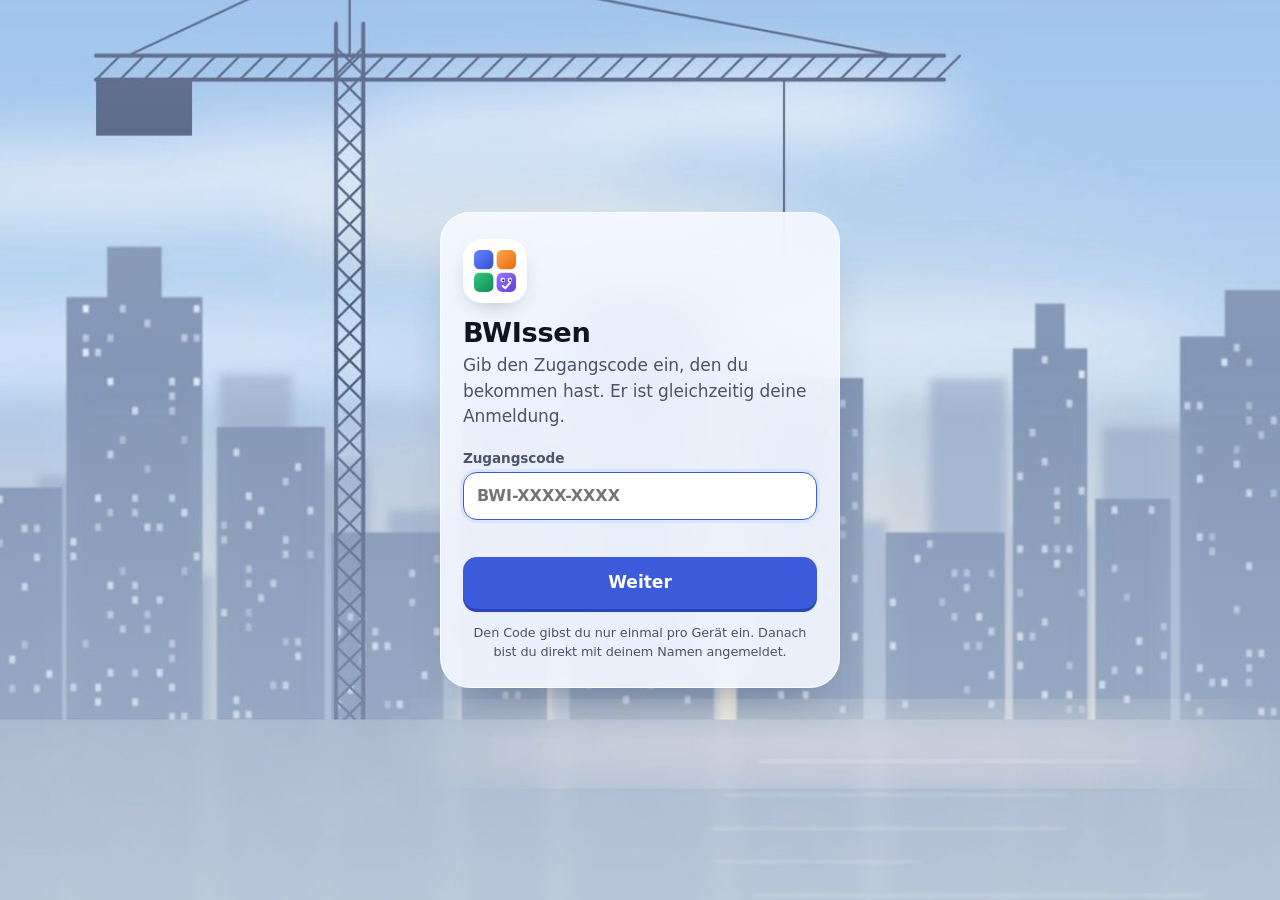
<file: index.html>
<!doctype html>
<html lang="de">
<head>
<meta charset="utf-8">
<meta name="viewport" content="width=device-width, initial-scale=1, maximum-scale=1, user-scalable=no, viewport-fit=cover">
<meta name="theme-color" content="#ffffff">
<meta name="apple-mobile-web-app-capable" content="yes">
<meta name="apple-mobile-web-app-status-bar-style" content="black-translucent">
<meta name="apple-mobile-web-app-title" content="BWIssen">
<script>window.BW_GATE=true</script>
<link rel="icon" href="logo.svg" type="image/svg+xml">
<link rel="apple-touch-icon" href="apple-touch-icon.png">
<style>:root{padding-top:env(safe-area-inset-top,0px);padding-bottom:env(safe-area-inset-bottom,0px)}[hidden]{display:none!important}img{max-width:100%}</style>
<title>BWIssen</title>
<meta name="claude:viewport-fit-sides" content="cover">
<link rel="preconnect" href="https://fonts.googleapis.com">
<link rel="stylesheet" href="https://fonts.googleapis.com/css2?family=Caveat:wght@700&display=swap">
<script>(function(){var sy=0,sx=0;function sc(t){for(;t&&t!==document.body&&t!==document.documentElement;t=t.parentElement){if(t.nodeType!==1)continue;var o=getComputedStyle(t).overflowY;if((o==="auto"||o==="scroll")&&t.scrollHeight>t.clientHeight+1)return true}return false}document.addEventListener("touchstart",function(e){if(e.touches.length===1){sy=e.touches[0].clientY;sx=e.touches[0].clientX}},{passive:true});document.addEventListener("touchmove",function(e){if(e.touches.length!==1||sc(e.target))return;var dy=e.touches[0].clientY-sy,dx=e.touches[0].clientX-sx;if(Math.abs(dx)>Math.abs(dy))return;var se=document.scrollingElement||document.documentElement,y=se.scrollTop;if((y<=0&&dy>0)||(y+innerHeight>=se.scrollHeight-1&&dy<0))e.preventDefault()},{passive:false})})();</script><style>
/* Layout: eine ruhige Startseite mit vier großen Modul-Kacheln (2×2). Ein Tipp öffnet das Modul bildschirmfüllend.
   Gleiches Design wie das Buchführungs-Modul: bewusst nur hell, weißer Grund, jede Kachel eine eigene Farbe. */
:root{
  color-scheme:light;
  --bg:#ffffff; --bg2:#f4f7fc; --ink:#1b2333; --muted:#5d6779; --line:#e2e8f1;
  --brand:#3b5bdb; --flame:#f76707;
  --f-display:-apple-system,BlinkMacSystemFont,"SF Pro Display","Segoe UI",system-ui,sans-serif;
  --f-body:-apple-system,BlinkMacSystemFont,"SF Pro Text","Segoe UI",system-ui,sans-serif;
}
*{box-sizing:border-box}
[hidden]{display:none!important}
html,body{background:var(--bg);color:var(--ink)}
body{font-family:var(--f-body);font-size:17px;line-height:1.5;margin:0}
.wrap{max-width:760px;margin:0 auto;padding-left:max(16px,env(safe-area-inset-left,0px));padding-right:max(16px,env(safe-area-inset-right,0px));padding-block:28px 56px}
h1{font-family:var(--f-display);font-weight:700;font-size:clamp(1.7rem,5vw,2.3rem);line-height:1.15;margin:0;text-wrap:balance;letter-spacing:-.01em}
svg.i{fill:none;stroke:currentColor;stroke-width:2;stroke-linecap:round;stroke-linejoin:round}
:focus-visible{outline:3px solid var(--brand);outline-offset:3px}

.top{display:flex;align-items:center;justify-content:space-between;gap:12px;margin-bottom:22px}
.logo{display:flex;align-items:center;gap:10px;font-family:var(--f-display);font-weight:600;font-size:1rem}
.logo .mk{width:32px;height:32px;flex:none}
button.streak{border:0;font:inherit;cursor:pointer}.streak{display:flex;align-items:center;gap:6px;background:#fff4e6;color:#b34700;border-radius:999px;padding:6px 12px 6px 9px;font-weight:800;font-size:.9rem;white-space:nowrap}
.streak svg{width:18px;height:18px;color:var(--flame)}
.hello{margin-bottom:16px}
.chip.go{background:var(--c);color:#fff;border-color:var(--c)}
.sync{margin-top:8px;color:var(--muted);font-size:.82rem;text-align:center}
.exam{display:block;font-size:.78rem;font-weight:800;color:color-mix(in srgb,var(--c) 70%,#000);margin-top:6px}
.hello p{color:var(--muted);margin:.4rem 0 0}

/* Countdown auf den Fach-Kacheln */
.t-top{display:flex;align-items:flex-start;justify-content:space-between;gap:8px}
.cd{display:flex;flex-direction:column;align-items:center;justify-content:center;min-width:64px;padding:7px 8px 6px;border-radius:16px;
  background:color-mix(in srgb,var(--c) 16%,#fff);color:color-mix(in srgb,var(--c) 78%,#000);border:1.5px solid color-mix(in srgb,var(--c) 30%,#fff);line-height:1;position:relative;overflow:hidden}
.cd b{font-family:var(--f-display);font-size:1.35rem;font-weight:700}
.cd small{font-size:.62rem;font-weight:800;letter-spacing:.05em;text-transform:uppercase;margin-top:2px;color:inherit}
.cd .tk{font-variant-numeric:tabular-nums;font-size:.72rem;font-weight:800;margin-top:5px;padding-top:4px;border-top:1px dashed color-mix(in srgb,var(--c) 35%,#fff);width:100%;text-align:center}
.cd i{position:absolute;left:0;bottom:0;height:3px;background:var(--c);opacity:.7;transition:width 1s linear}
.tile.soon .cd{filter:saturate(.6)}
.pp-tk{display:inline-block;margin-top:6px;font-variant-numeric:tabular-nums;font-weight:800;font-size:.85rem;color:color-mix(in srgb,var(--c) 75%,#000);background:#fff;border-radius:99px;padding:3px 10px}
@media (max-width:380px){.cd{min-width:56px;padding:6px}.cd b{font-size:1.15rem}}
/* Bibo-Sprechblase */
#bibo-tip{max-width:210px;border-radius:18px 18px 4px 18px;padding:10px 14px;font-weight:700;line-height:1.35;cursor:pointer}
#bibo-tip::after{content:"";position:absolute;right:-8px;bottom:10px;border:8px solid transparent;border-left-color:#fff;border-right:0}
#bibo-tip::before{content:"";position:absolute;right:-10px;bottom:9px;border:9px solid transparent;border-left-color:#d9cffd;border-right:0}
/* Prüfungsplan */
.pp{margin:0}
.hello .semr{display:flex;flex-wrap:wrap;gap:8px;align-items:center}
.hello .semb.ptb{color:#c92a2a;border-color:#ffc9c9;background:#fff5f5}.hello .semb.ptb svg{width:16px;height:16px;fill:none;stroke:currentColor;stroke-width:2.2;stroke-linecap:round;stroke-linejoin:round}
.pp-h{display:flex;align-items:baseline;justify-content:space-between;gap:8px;flex-wrap:wrap;margin-bottom:12px}
.pp-h h2{font-family:var(--f-display);font-weight:600;font-size:1.15rem;margin:0}
.pp-h span{font-size:.8rem;font-weight:800;color:var(--muted)}
.pp-next{--c:#e03131;display:flex;align-items:center;gap:14px;border:0;width:100%;font:inherit;color:inherit;text-align:left;cursor:pointer;border-radius:18px;padding:14px;
  background:linear-gradient(135deg,color-mix(in srgb,var(--c) 14%,#fff),color-mix(in srgb,var(--c) 5%,#fff));margin-bottom:10px;transition:transform .15s}
.pp-next:active{transform:scale(.99)}
.pp-cd{flex:none;width:76px;height:76px;border-radius:20px;background:var(--c);color:#fff;display:grid;place-items:center;text-align:center;box-shadow:0 8px 18px -10px var(--c);line-height:1}
.pp-cd b{display:block;font-family:var(--f-display);font-size:2rem;font-weight:700}
.pp-cd small{display:block;font-size:.68rem;font-weight:800;letter-spacing:.04em;text-transform:uppercase;margin-top:3px;opacity:.9}
.pp-next .t small{display:block;font-size:.72rem;font-weight:800;letter-spacing:.05em;text-transform:uppercase;color:color-mix(in srgb,var(--c) 75%,#000)}
.pp-next .t b{display:block;font-family:var(--f-display);font-weight:600;font-size:1.08rem;line-height:1.25;margin:2px 0}
.pp-next .t span{font-size:.85rem;color:var(--muted);font-weight:600}
.pp-l{list-style:none;margin:0;padding:0;display:grid;gap:6px}
.pp-r{--c:#64748b;display:flex;align-items:center;gap:12px;width:100%;border:0;background:none;font:inherit;color:inherit;text-align:left;padding:8px 6px;border-radius:14px;cursor:pointer}
.pp-r:hover{background:var(--bg2)}.pp-r[disabled]{cursor:default}.pp-r[disabled]:hover{background:none}
.pp-d{flex:none;width:46px;border-radius:12px;overflow:hidden;text-align:center;border:1.5px solid color-mix(in srgb,var(--c) 35%,#fff);background:#fff;line-height:1.05}
.pp-d small{display:block;background:var(--c);color:#fff;font-size:.62rem;font-weight:800;padding:2px 0;text-transform:uppercase}
.pp-d b{display:block;font-size:1.1rem;font-weight:800;padding:3px 0 4px}
.pp-r .t{flex:1;min-width:0}
.pp-r .t b{display:block;font-weight:700;font-size:.93rem;line-height:1.25}
.pp-r .t span{font-size:.78rem;color:var(--muted);font-weight:600}
.pp-in{flex:none;font-size:.75rem;font-weight:800;color:color-mix(in srgb,var(--c) 75%,#000);background:color-mix(in srgb,var(--c) 12%,#fff);border-radius:99px;padding:3px 9px}
.pp-r.past{opacity:.5}.pp-r.past .pp-in{background:var(--bg2);color:var(--muted)}
.pp-o{margin:10px 0 0;padding-top:10px;border-top:1.5px dashed var(--line);font-size:.8rem;color:var(--muted)}
.pp-o b{color:var(--ink)}
.pp-x{display:block;margin:8px auto 0;border:0;background:none;font:inherit;font-size:.8rem;font-weight:800;color:var(--brand);cursor:pointer;padding:4px 8px}


.grid{display:grid;grid-template-columns:repeat(2,minmax(0,1fr));gap:14px}
.tile{--c:var(--brand);position:relative;display:flex;flex-direction:column;gap:12px;text-align:left;border:0;cursor:pointer;font:inherit;color:inherit;
  background:color-mix(in srgb,var(--c) 9%,#fff);border-radius:24px;padding:18px;min-height:190px;
  box-shadow:0 2px 0 color-mix(in srgb,var(--c) 22%,#fff);transition:transform .15s ease,box-shadow .15s ease}
.tile:hover{transform:translateY(-2px);box-shadow:0 6px 18px -8px color-mix(in srgb,var(--c) 60%,#fff)}
.tile:active{transform:translateY(0)}
.tile .ico{width:56px;height:56px;border-radius:17px;background:var(--c);color:#fff;display:grid;place-items:center;box-shadow:0 6px 14px -8px var(--c)}
.tile .ico svg{width:30px;height:30px}
.tile .ico.logo{background:none!important;border:0!important;padding:0}.tile .ico.logo svg{width:100%;height:100%}.tile.soon .ico.logo{opacity:.55;filter:saturate(.6);box-shadow:none}
.tile b{font-family:var(--f-display);font-weight:600;font-size:1.2rem;line-height:1.2;display:block}
.tile small{display:block;color:var(--muted);font-size:.85rem;margin-top:2px}
.tile .foot{margin-top:auto}
.tile .foot,.bar{display:block}
.bar{height:8px;border-radius:99px;background:color-mix(in srgb,var(--c) 18%,#fff);overflow:hidden}
.bar i{display:block;height:100%;width:0;border-radius:99px;background:var(--c);transition:width .6s ease}
.pct{display:flex;justify-content:space-between;font-size:.8rem;font-weight:800;color:color-mix(in srgb,var(--c) 70%,#000);margin-top:6px}
.chip{display:inline-block;font-size:.78rem;font-weight:800;border-radius:999px;padding:3px 10px;background:#fff;color:var(--muted);border:1.5px solid var(--line)}
.tile.soon{background:var(--bg2);box-shadow:none;border:2px dashed var(--line);cursor:default}
.tile.soon:hover{transform:none;box-shadow:none}
.tile.soon .ico{background:#fff;color:#9aa3b5;box-shadow:none;border:2px dashed var(--line)}
.tile.wait .ico{opacity:.9}

.fbk{display:flex;align-items:center;gap:12px;width:100%;margin-top:22px;border:1.5px dashed var(--line);background:var(--bg2);border-radius:18px;padding:13px 15px;font:inherit;color:var(--ink);text-align:left;cursor:pointer;transition:border-color .2s,transform .2s}
.fbk:hover{border-color:var(--brand)}.fbk:active{transform:scale(.99)}
.fbk .ic{width:38px;height:38px;border-radius:12px;background:#fff;color:var(--brand);display:grid;place-items:center;flex:none}
.fbk .ic svg{width:20px;height:20px}
.fbk b{display:block;font-weight:800;font-size:.98rem}.fbk small{display:block;line-height:1.35;color:var(--muted);font-size:.86rem}
.fb-f{display:grid;gap:12px}.fb-f label{display:grid;gap:5px;font-weight:700;font-size:.9rem;color:var(--muted)}
.fb-f select,.fb-f textarea{font:inherit;font-size:16px;border:1.5px solid var(--line);border-radius:14px;padding:11px 13px;background:#fff;color:var(--ink);width:100%}
.fb-f textarea{min-height:130px;resize:vertical}
.fb-go{display:block;text-align:center;text-decoration:none;border:0;border-radius:14px;background:var(--brand);color:#fff;font:inherit;font-weight:800;padding:13px;cursor:pointer}
.fb-go[aria-disabled="true"]{opacity:.45;pointer-events:none}
.note{margin-top:22px;color:var(--muted);font-size:.9rem;text-align:center}

/* Modul-Ansicht */
#frame{position:fixed;inset:0;z-index:20;background:var(--bg);padding-top:0}
/* Einstellungen */
.topr{display:flex;align-items:center;gap:8px}
.gear{width:38px;height:38px;border-radius:12px;border:1.5px solid var(--line);background:#fff;display:grid;place-items:center;cursor:pointer;color:var(--ink);flex:none}
.gear svg{width:20px;height:20px}
#set,#fb,#cal,#sem,#pt,#hs{position:fixed;inset:0;z-index:30;background:rgba(27,35,51,.4);display:flex;align-items:flex-end;justify-content:center}
.sheet{background:#fff;width:100%;max-width:560px;max-height:88%;overflow:auto;border-radius:26px 26px 0 0;padding:18px 20px calc(24px + env(safe-area-inset-bottom,0px))}
@media (min-width:640px){#set,#fb,#cal,#sem,#pt,#hs{align-items:center}.sheet{border-radius:26px}}
.sheet-h{display:flex;align-items:center;justify-content:space-between;position:sticky;top:-18px;z-index:3;background:#fff;margin:-18px -20px 0;padding:16px 20px 10px;border-bottom:1px solid transparent;flex:none}
.sheet-h.stuck{border-bottom-color:var(--line)}
.sheet h2{font-family:var(--f-display);font-size:1.3rem;margin:0}
.sheet h3{font-family:var(--f-display);font-size:1rem;margin:20px 0 6px}
.hint{color:var(--muted);font-size:.88rem;margin:0 0 10px}
.seg{display:grid;grid-template-columns:1fr 1fr;gap:4px;background:var(--bg2);border-radius:14px;padding:4px}
.seg button{border:0;background:none;font:inherit;font-weight:800;border-radius:11px;padding:9px;cursor:pointer;color:var(--muted)}
.seg button[aria-pressed="true"]{background:#fff;color:var(--ink);box-shadow:0 1px 4px rgba(27,35,51,.15)}
.srow{display:flex;align-items:center;gap:10px;background:var(--bg2);border-radius:14px;padding:10px 12px;margin-bottom:8px}
.srow b{flex:1;min-width:0}
.sbtn{border:1.5px solid var(--line);background:#fff;border-radius:11px;font:inherit;font-weight:800;font-size:.9rem;padding:7px 12px;cursor:pointer;color:var(--ink)}
.sbtn.red{background:#dc2626;border-color:#dc2626;color:#fff}
.sbtn.redo{color:#dc2626;border-color:#dc2626;background:#fff5f5}
.sbtn.wide{width:100%;padding:11px}
.sconf{background:#fde4e4;border-radius:14px;padding:12px;margin-bottom:8px;animation:rise .25s ease}
.sconf p{margin:0 0 10px;font-weight:700}
.sconf .row{display:flex;gap:8px;flex-wrap:wrap}
.sdone{background:#dcf5e4;border-radius:14px;padding:10px 12px;font-weight:700;margin-bottom:8px;animation:rise .25s ease}
@keyframes sheetUp{from{transform:translateY(40px);opacity:0}to{transform:none;opacity:1}}
#set:not([hidden]),#fb:not([hidden]),#cal:not([hidden]),#sem:not([hidden]){animation:rise .2s ease}
#set:not([hidden]) .sheet,#fb:not([hidden]) .sheet,#cal:not([hidden]) .sheet,#sem:not([hidden]) .sheet{animation:sheetUp .32s cubic-bezier(.2,.8,.2,1)}
/* Dunkel: die ganze App (auch das geöffnete Fach) wird umgekehrt, Farbtöne bleiben erhalten */
/* Dunkelmodus: jedes Fach stellt sich selbst um (Glas-Schicht in modul-*.html) */
/* Anmeldung mit Profil */
#gate{position:fixed;inset:0;z-index:41;background:linear-gradient(160deg,#eef3ff 0%,#fff 45%,#fff4ea 100%);overflow:auto;display:flex;padding:24px 16px}
.adm{background:var(--bg2);border-radius:16px;padding:12px 14px}.adm p{margin:0 0 8px;font-size:.92rem}.adm .st{font-weight:800}.adm .st.on{color:#15803d}.adm .st.off{color:#dc2626}
.adm pre{white-space:pre-wrap;word-break:break-all;background:#fff;border:1.5px solid var(--line);border-radius:10px;padding:8px 10px;font-size:.78rem;margin:6px 0}
.adm .code{font-family:ui-monospace,Menlo,monospace;font-size:1.15rem;font-weight:800;letter-spacing:.04em;background:#fff;border-radius:10px;padding:6px 10px;display:inline-block;margin:4px 0}
.adm .ad-l{list-style:none;margin:10px 0 0;padding:0;display:grid;gap:8px}.ad-it{display:flex;flex-wrap:wrap;align-items:center;gap:8px;background:#fff;border:1.5px solid var(--line);border-radius:12px;padding:8px 10px}
.ad-it.off{opacity:.7}.ad-n{flex:1;min-width:140px}.ad-n b{display:block}.ad-n small{color:var(--muted);font-size:.8rem}.ad-c{font-family:ui-monospace,Menlo,monospace;font-weight:700;color:var(--ink)}
.ad-st{font-size:.78rem;font-weight:800;border-radius:99px;padding:3px 9px}.ad-st.on{background:#dcf5e4;color:#15803d}.ad-st.off{background:#fde4e4;color:#dc2626}.ad-b{display:flex;gap:6px}
.ad-msg{font-size:.85rem;color:var(--muted)}.ad-new{background:#fff;border-radius:12px;padding:8px 12px;margin-top:8px;border:1.5px solid #15803d}.adm input{font:inherit;border:1.5px solid var(--line);border-radius:10px;padding:7px 10px}
.ad-setup ol{margin-bottom:6px}
.adm ol{margin:6px 0 0;padding-left:1.2rem;font-size:.9rem}.adm .row{display:flex;flex-wrap:wrap;gap:8px;margin-top:8px}
#login{position:fixed;inset:0;z-index:40;background:linear-gradient(160deg,#eef3ff 0%,#fff 45%,#fff4ea 100%);overflow:auto;display:flex;padding:24px max(16px,env(safe-area-inset-left,0px)) 24px max(16px,env(safe-area-inset-right,0px))}
.lg-card{margin:auto;width:100%;max-width:400px;background:#fff;border-radius:28px;padding:26px 22px;box-shadow:0 24px 50px -28px rgba(27,35,51,.45);animation:pop .4s cubic-bezier(.2,.8,.2,1)}
.lg-logo{width:64px;height:64px;border-radius:19px;background:#fff;display:grid;place-items:center;margin-bottom:14px;box-shadow:0 8px 22px -10px rgba(27,35,51,.35)}
.lg-logo .mk{width:42px;height:42px}
.lg-card h1{font-size:1.7rem}
.lg-card .sub{color:var(--muted);margin:.3rem 0 18px}
.lg-card .seg{margin-bottom:16px}
.lg-who{display:flex;flex-wrap:wrap;gap:6px;margin-bottom:12px}
.lg-who button{display:flex;align-items:center;gap:7px;border:1.5px solid var(--line);background:#fff;border-radius:999px;padding:4px 12px 4px 4px;font:inherit;font-weight:800;font-size:.9rem;cursor:pointer;color:var(--ink)}
.lg-who button[aria-pressed="true"]{border-color:var(--brand);background:#eef2ff}
.av{width:26px;height:26px;border-radius:50%;display:grid;place-items:center;color:#fff;font-weight:800;font-size:.8rem;flex:none}
.lg-f{display:grid;gap:10px}
.lg-f label{font-size:.85rem;font-weight:800;color:var(--muted);display:grid;gap:4px}
.lg-f input[type=text],.lg-f input[type=password]{font:inherit;font-size:16px;border:1.5px solid var(--line);border-radius:14px;padding:11px 13px;background:#fff;color:var(--ink);width:100%}
.lg-f input:focus{outline:none;border-color:var(--brand);box-shadow:0 0 0 3px #dbe4ff}
.lg-chk{display:flex!important;grid-template-columns:none!important;align-items:center;gap:8px;font-weight:700!important;color:var(--ink)!important}
.lg-chk input{width:20px;height:20px;accent-color:var(--brand)}
.lg-err{min-height:1.2em;color:#dc2626;font-weight:700;font-size:.9rem}
.lg-go{border:0;border-radius:14px;background:var(--brand);color:#fff;font:inherit;font-weight:800;padding:13px;cursor:pointer;box-shadow:0 3px 0 #2b45b8}
.lg-go:disabled{opacity:.6}
.lg-note{color:var(--muted);font-size:.8rem;margin:14px 0 0;text-align:center}
.me{display:flex;align-items:center;gap:6px;border:1.5px solid var(--line);background:#fff;border-radius:999px;padding:3px 10px 3px 3px;font:inherit;font-weight:800;font-size:.88rem;cursor:pointer;color:var(--ink);max-width:140px}
.me span:last-child{overflow:hidden;text-overflow:ellipsis;white-space:nowrap}
@media (max-width:400px){.me span:last-child{display:none}.me{padding:3px}}
.sme{display:flex;align-items:center;gap:10px;background:var(--bg2);border-radius:14px;padding:10px 12px;margin-top:14px}
.sme .av{width:34px;height:34px;font-size:1rem}
.sme b{flex:1;min-width:0}
/* Begrüßung wie beim Einrichten eines iPhones */
#hello{position:fixed;inset:0;z-index:50;background:#fff;display:grid;place-items:center;text-align:center;padding:24px;cursor:pointer;overflow:hidden;touch-action:manipulation}
#hello.go{animation:helloOut .6s cubic-bezier(.5,0,.8,.3) forwards}
#hello.go .hl-w{animation:hlShrink .6s cubic-bezier(.5,0,.8,.3) forwards}
.hl-glow{position:absolute;left:50%;top:42%;width:min(130vw,760px);aspect-ratio:1;transform:translate(-50%,-50%);border-radius:50%;pointer-events:none;opacity:0;background:radial-gradient(closest-side,rgba(112,72,232,.26),rgba(238,116,24,.1) 55%,transparent);transition:opacity 1.2s}
#hello.lit .hl-glow{opacity:1}
.hl-w{position:relative;display:flex;flex-direction:column;align-items:center;width:100%}
.hl-svg{width:min(74vw,330px);height:auto;overflow:visible;display:block;transition:transform .8s cubic-bezier(.2,.8,.2,1)}
#hello.txt .hl-svg{transform:translateY(-4%) scale(.86)}
.hl-svg *{transform-box:fill-box;transform-origin:center}
.hl-txt{display:flex;flex-direction:column;align-items:center;margin-top:-14px;min-height:9.5rem;max-width:100%}
.hl-a{display:inline-block;font-family:"Caveat","Bradley Hand","Segoe Print","Snell Roundhand",cursive;font-weight:700;font-size:clamp(3.2rem,17vw,5.6rem);line-height:1.02;padding:.08em .16em .14em;max-width:94vw;text-wrap:balance;overflow-wrap:anywhere;background:linear-gradient(100deg,#3b5bdb,#7048e8 30%,#e11d74 55%,#ee7418 78%,#139a58);-webkit-background-clip:text;background-clip:text;color:transparent;-webkit-clip-path:inset(-10% 100% -10% 0);clip-path:inset(-10% 100% -10% 0)}
.hl-a.long{font-size:clamp(2.5rem,12.5vw,4.6rem)}
#hello.txt .hl-a{-webkit-clip-path:inset(-10% -4% -10% 0);clip-path:inset(-10% -4% -10% 0);transition:clip-path 1.15s cubic-bezier(.45,.05,.3,1),-webkit-clip-path 1.15s cubic-bezier(.45,.05,.3,1)}
.hl-s{display:block;margin-top:6px;color:var(--muted);font-family:var(--f-body);font-weight:650;font-size:1.06rem;letter-spacing:0;opacity:0;transform:translateY(10px)}
#hello.sub .hl-s{opacity:1;transform:none;transition:opacity .6s ease,transform .6s cubic-bezier(.2,.8,.2,1)}
@keyframes hlShrink{to{transform:scale(.3);opacity:0}}
@keyframes helloOut{55%{opacity:1}to{opacity:0}}
@media (prefers-reduced-motion:reduce){#hello.go,#hello.go .hl-w{animation:none!important}.hl-a,.hl-s,.hl-svg{transition:none!important}}
/* Übergänge */
@keyframes slideIn{from{transform:translateX(100%)}to{transform:none}}
@keyframes slideOut{from{transform:none}to{transform:translateX(100%)}}
@keyframes rise{from{opacity:0;transform:translateY(14px)}to{opacity:1;transform:none}}
@keyframes pop{from{opacity:0;transform:scale(.94)}to{opacity:1;transform:none}}
#frame{box-shadow:-20px 0 40px -20px rgba(27,35,51,.35)}
#frame.in{animation:slideIn .38s cubic-bezier(.2,.8,.2,1)}
#frame.out{animation:slideOut .3s cubic-bezier(.4,0,.8,.4) forwards}
.wrap.behind{transition:transform .38s cubic-bezier(.2,.8,.2,1),opacity .38s;transform:translateX(-12%);opacity:.6}
.wrap{transition:transform .3s ease,opacity .3s}
.grid .tile{animation:rise .45s cubic-bezier(.2,.8,.2,1) both}
.grid .tile:nth-child(2){animation-delay:.05s}.grid .tile:nth-child(3){animation-delay:.1s}.grid .tile:nth-child(4){animation-delay:.15s}
.tile:active{transform:scale(.97)!important}
#wait:not([hidden]){animation:rise .2s ease}
#wait:not([hidden]) .card{animation:pop .28s cubic-bezier(.2,.8,.2,1)}
@media (prefers-reduced-motion:reduce){#frame.in,#frame.out,.grid .tile,#wait .card{animation:none!important}.wrap.behind{transform:none}}
#frame iframe{border:0;width:100%;height:100%;display:block;background:var(--bg)}
#wait{position:fixed;inset:0;z-index:21;background:rgba(27,35,51,.35);display:grid;place-items:center;padding:16px}
#wait .card{background:#fff;border-radius:24px;padding:22px;max-width:380px;width:100%;box-shadow:0 20px 40px -20px rgba(0,0,0,.4)}
#wait .card h2{font-family:var(--f-display);font-size:1.25rem;margin:0 0 6px}
#wait .card p{margin:0 0 16px;color:var(--muted)}
#wait button{border:0;border-radius:14px;background:var(--brand);color:#fff;font:inherit;font-weight:800;padding:10px 18px;cursor:pointer}

@media (max-width:380px){.tile{padding:14px;min-height:176px}.tile .ico{width:48px;height:48px}.tile b{font-size:1.05rem}}
@media (prefers-reduced-motion:reduce){.tile,.bar i{transition:none}}

/* Lernkalender */
.cal-st{display:grid;grid-template-columns:repeat(3,1fr);gap:8px;margin:4px 0 14px}.cal-st div{background:#fff4e6;border-radius:14px;padding:10px;text-align:center}.cal-st b{display:block;font-size:1.35rem;font-family:var(--f-display);color:#b34700}.cal-st span{font-size:.78rem;color:var(--muted);font-weight:700}
.cal-h{display:flex;align-items:center;justify-content:space-between;margin-bottom:8px}.cal-h b{font-family:var(--f-display);font-size:1.1rem}
.cal-g{display:grid;grid-template-columns:repeat(7,1fr);gap:5px;text-align:center}.cal-g .wd{font-size:.72rem;font-weight:800;color:var(--muted);padding-bottom:2px}
.cal-g .d{aspect-ratio:1;border-radius:12px;display:grid;place-items:center;font-weight:800;font-size:.9rem;background:var(--bg2);color:var(--muted);position:relative}
.cal-g .d.on{background:linear-gradient(160deg,#ffb15c,#ee7418);color:#fff}.cal-g .d.miss{background:#fde4e4;color:#dc2626}.cal-g .d.fut{background:transparent;color:#c3cad6}
.cal-g .d.today{box-shadow:0 0 0 2.5px var(--ink) inset}.cal-g .d.on.today{box-shadow:0 0 0 2.5px #7a2e00 inset}
.cal-lg{display:flex;flex-wrap:wrap;gap:12px;margin-top:12px;font-size:.82rem;color:var(--muted);font-weight:700}.cal-lg i{display:inline-block;width:12px;height:12px;border-radius:4px;vertical-align:-1px;margin-right:5px}
/* Semester */
.hello .semb{display:inline-flex;align-items:center;gap:6px;border:1.5px solid var(--line);background:#fff;border-radius:999px;padding:5px 12px;font:inherit;font-weight:800;color:var(--muted);cursor:pointer;margin-top:6px}
.hello .semb svg{width:16px;height:16px;fill:none;stroke:currentColor;stroke-width:2.4;stroke-linecap:round;stroke-linejoin:round}
.sem-l{list-style:none;margin:0;padding:0;display:grid;gap:8px}.sem-l li{display:flex;align-items:center;gap:10px;border:1.5px solid var(--line);border-radius:14px;padding:11px 14px}
.sem-l li.cur{border-color:#3b5bdb;background:#eef2ff}.sem-l li.soon{opacity:.6;background:var(--bg2)}.sem-l li b{flex:1}.sem-l small{font-weight:800;font-size:.78rem;color:var(--muted)}.sem-l li.cur small{color:#3b5bdb}
.sem-l .fx{display:block;font-weight:600;font-size:.8rem;color:var(--muted)}

/* Maskottchen Bibo */
#bibo-btn{position:fixed;right:max(16px,env(safe-area-inset-right,0px));bottom:calc(16px + env(safe-area-inset-bottom,0px));z-index:15;width:68px;height:68px;border:0;background:none;padding:0;cursor:pointer;animation:biboBob 3s ease-in-out infinite;filter:drop-shadow(0 8px 12px rgba(112,72,232,.35))}
#bibo-btn .bibo{width:100%;height:100%}
.bibo .eyes{transform-origin:50% 50%;transform-box:fill-box;animation:biboBlink 5s infinite}
@keyframes biboBob{50%{transform:translateY(-6px)}}
@keyframes biboBlink{0%,92%,100%{transform:scaleY(1)}95%{transform:scaleY(.1)}}
#bibo-tip{position:fixed;right:92px;bottom:calc(34px + env(safe-area-inset-bottom,0px));z-index:15;background:#fff;border:1.5px solid #d9cffd;border-radius:16px 16px 4px 16px;padding:8px 12px;font-weight:800;font-size:.85rem;color:#5b3cc4;box-shadow:0 6px 16px -8px rgba(112,72,232,.5);animation:rise .3s ease}
#bibo{position:fixed;inset:0;z-index:30;background:rgba(27,35,51,.4);display:flex;align-items:flex-end;justify-content:center}
@media (min-width:640px){#bibo{align-items:center}}
#bibo .sheet{display:flex;flex-direction:column;height:min(640px,86vh);padding-bottom:calc(14px + env(safe-area-inset-bottom,0px))}
#bibo:not([hidden]){animation:rise .2s ease}#bibo:not([hidden]) .sheet{animation:sheetUp .32s cubic-bezier(.2,.8,.2,1)}
.bb-h{display:flex;align-items:center;gap:10px}.bb-h .bibo{width:44px;height:44px}.bb-h h2{margin:0;flex:1}.bb-h small{display:block;font-family:var(--f-body);font-weight:700;font-size:.78rem;color:var(--muted)}
.bb-log{flex:1;overflow:auto;display:flex;flex-direction:column;gap:10px;padding:14px 2px}
.bb-m{max-width:86%;padding:10px 13px;border-radius:18px;font-size:.95rem;line-height:1.45;animation:rise .25s ease}
.bb-m.bot{background:#f1edff;border-bottom-left-radius:6px;align-self:flex-start}.bb-m.me{background:#7048e8;color:#fff;border-bottom-right-radius:6px;align-self:flex-end}
.bb-m b.t{display:block;font-family:var(--f-display);font-size:1.02rem;margin-bottom:2px}.bb-m .fa{display:inline-block;font-size:.72rem;font-weight:800;color:#7048e8;background:#fff;border-radius:99px;padding:2px 8px;margin-bottom:6px}
.bb-m .go{display:inline-block;margin-top:8px;font-weight:800;color:#7048e8;text-decoration:none;background:#fff;border-radius:99px;padding:5px 11px;border:1.5px solid #d9cffd;cursor:pointer;font:inherit;font-size:.85rem}
.bb-chips{display:flex;flex-wrap:wrap;gap:6px;margin-top:2px}.bb-chips button{border:1.5px solid #d9cffd;background:#fff;color:#5b3cc4;border-radius:99px;padding:6px 11px;font:inherit;font-weight:800;font-size:.82rem;cursor:pointer}
.bb-f{display:flex;gap:8px;padding-top:8px;border-top:1px solid var(--line)}.bb-f input{flex:1;min-width:0;font:inherit;border:1.5px solid var(--line);border-radius:14px;padding:10px 12px}
.bb-f button{border:0;background:#7048e8;color:#fff;border-radius:14px;padding:0 16px;font:inherit;font-weight:800;cursor:pointer}
.bb-typing{display:inline-flex;gap:4px}.bb-typing i{width:7px;height:7px;border-radius:50%;background:#a996f3;animation:biboDot 1s infinite}.bb-typing i:nth-child(2){animation-delay:.15s}.bb-typing i:nth-child(3){animation-delay:.3s}
@keyframes biboDot{50%{transform:translateY(-4px);opacity:.5}}
@media (prefers-reduced-motion:reduce){#bibo-btn,.bibo .eyes{animation:none}}

/* Erstes Öffnen: Gerät wählen und als App speichern */
#hs .sheet{height:auto;max-height:min(720px,92vh)}
.hs-v[hidden]{display:none!important}
.hs-v{display:flex;flex-direction:column;gap:14px;animation:hsIn .28s ease}
@keyframes hsIn{from{opacity:0;transform:translateX(14px)}to{opacity:1;transform:none}}
.hs-lead{margin:2px 0 0;color:var(--muted);line-height:1.5;font-size:.95rem}
.hs-pick{display:grid;grid-template-columns:1fr 1fr;gap:12px;margin-top:12px}
.hs-dev{position:relative;font:inherit;color:var(--ink);background:var(--bg2);border:2px solid transparent;border-radius:22px;padding:20px 12px 16px;display:flex;flex-direction:column;align-items:center;gap:10px;cursor:pointer;transition:transform .15s,border-color .2s,background .2s}
.hs-dev:hover,.hs-dev:focus-visible{transform:translateY(-2px);border-color:var(--hc);background:#fff;outline:none}
.hs-dev .hi{width:64px;height:64px;border-radius:20px;display:grid;place-items:center;background:var(--hc);color:#fff;box-shadow:0 10px 22px -12px var(--hc)}
.hs-dev .hi svg{width:34px;height:34px;fill:none;stroke:currentColor;stroke-width:1.8;stroke-linecap:round;stroke-linejoin:round}
.hs-dev b{font-family:var(--f-display);font-weight:600;font-size:1.05rem}
.hs-dev small{color:var(--muted);font-size:.8rem;font-weight:700}
.hs-dev .me{position:absolute;top:-10px;left:50%;transform:translateX(-50%);white-space:nowrap;font-size:.66rem;font-weight:800;letter-spacing:.04em;text-transform:uppercase;color:var(--hc);background:#fff;border-radius:999px;padding:2px 8px;border:1.5px solid color-mix(in srgb,var(--hc) 35%,#fff)}
.hs-skip{align-self:center;font:inherit;font-weight:700;font-size:.88rem;color:var(--muted);background:none;border:0;padding:6px 10px;cursor:pointer;text-decoration:underline;text-underline-offset:3px}
.hs-guide{display:grid;grid-template-columns:118px 1fr;gap:16px;align-items:center}
.hs-ph{width:118px}.hs-ph svg{width:100%;height:auto;display:block}
.hs-ph .pulse{transform-origin:center;transform-box:fill-box;animation:hsPulse 1.6s ease-out infinite}
@keyframes hsPulse{0%{opacity:.55;transform:scale(.6)}100%{opacity:0;transform:scale(1.9)}}
.hs-st{list-style:none;margin:0;padding:0;display:flex;flex-direction:column;gap:12px;counter-reset:hs}
.hs-st li{display:grid;grid-template-columns:28px 1fr;gap:10px;align-items:start;font-size:.93rem;line-height:1.4}
.hs-st li::before{counter-increment:hs;content:counter(hs);width:28px;height:28px;border-radius:50%;background:var(--hc);color:#fff;display:grid;place-items:center;font-weight:800;font-size:.85rem}
.hs-st li>span{min-width:0}
.hs-st .k{display:inline;background:#fff;border:1.5px solid var(--line);border-radius:8px;padding:0 6px;font-weight:800;-webkit-box-decoration-break:clone;box-decoration-break:clone}
.hs-st .k svg{width:14px;height:14px;vertical-align:-2px;margin-right:3px;stroke:var(--hc);fill:none;stroke-width:2.2;stroke-linecap:round;stroke-linejoin:round}
.hs-note{display:flex;gap:10px;align-items:flex-start;border-radius:16px;padding:11px 13px;font-size:.87rem;line-height:1.45}
.hs-note svg{flex:none;width:20px;height:20px;stroke:currentColor;fill:none;stroke-width:2;stroke-linecap:round;stroke-linejoin:round;margin-top:1px}
.hs-note.warn{background:#fff4e6;color:#7a3a00}.hs-note.good{background:#ebfbee;color:#1e6b34}
.hs-foot{display:flex;gap:10px;justify-content:space-between;margin-top:4px}
.hs-foot button{font:inherit;font-weight:800;border-radius:14px;padding:11px 18px;border:1.5px solid var(--line);background:#fff;color:var(--ink);cursor:pointer}
.hs-foot .go{background:var(--hc,var(--brand));border-color:var(--hc,var(--brand));color:#fff;flex:1;max-width:220px}
@media(max-width:380px){.hs-guide{grid-template-columns:92px 1fr;gap:12px}.hs-ph{width:92px}}

/* ================= Glas-Design (Liquid Glass) =================
   Echter Hell- und Dunkelmodus über Farb-Variablen, Foto im Hintergrund, Glasflächen darüber. */
:root,html[data-th="light"]{color-scheme:light;
  --ink:#0f1422;--muted:#4b5468;--line:rgba(15,20,34,.1);--bg:#5087ca;--bg2:rgba(15,20,34,.05);
  --glass:rgba(255,255,255,.52);--glass-hi:rgba(255,255,255,.78);--glass-strong:rgba(248,250,255,.88);--field:rgba(255,255,255,.75);
  --shadow:0 12px 32px -16px rgba(20,30,60,.35);--accent:#0066d6;--hello:#eef2f8;--bgimg:url(bg-day.jpg);
  --veil:linear-gradient(180deg,rgba(255,255,255,.18),rgba(255,255,255,.05) 40%,rgba(230,236,246,.35));}
html[data-th="dark"]{color-scheme:dark;
  --ink:#f4f6fb;--muted:rgba(228,233,247,.7);--line:rgba(255,255,255,.12);--bg:#070c22;--bg2:rgba(255,255,255,.07);
  --glass:rgba(20,22,40,.44);--glass-hi:rgba(255,255,255,.16);--glass-strong:rgba(24,26,44,.86);--field:rgba(255,255,255,.09);
  --shadow:0 14px 36px -16px rgba(0,0,0,.7);--accent:#4da3ff;--hello:#0b0d1c;--bgimg:url(bg-dusk.jpg);
  --veil:linear-gradient(180deg,rgba(6,8,22,.35),rgba(6,8,22,.1) 35%,rgba(6,8,22,.55));}
@supports not ((backdrop-filter:blur(1px)) or (-webkit-backdrop-filter:blur(1px))){
  html[data-th="light"],:root{--glass:rgba(246,248,252,.92)}html[data-th="dark"]{--glass:rgba(22,24,40,.92)}}
@media (prefers-reduced-transparency:reduce){:root,html[data-th="light"]{--glass:rgba(246,248,252,.95)}html[data-th="dark"]{--glass:rgba(22,24,40,.95)}}
html{background:var(--bg);color:var(--ink)}body{background:transparent;color:var(--ink)}
body{-webkit-font-smoothing:antialiased;letter-spacing:-.005em}
#bgimg{position:fixed;inset:0;z-index:-1;background:var(--veil),var(--bgimg) center 62%/cover no-repeat,var(--bg)}
.wrap{max-width:820px;padding-top:14px;padding-bottom:calc(118px + env(safe-area-inset-bottom,0px))}

/* Glasfläche */
.glass,.tile,.hero,.stat,.rowc,.tabbar,.fbk,#me,.streak,.semb,.quick .q-ic{
  background:var(--glass);-webkit-backdrop-filter:blur(26px) saturate(175%);backdrop-filter:blur(26px) saturate(175%);
  border:1px solid var(--glass-hi);box-shadow:inset 0 1px 0 var(--glass-hi),var(--shadow)}
.glass.pad{border-radius:28px;padding:16px}

/* Kopf */
.top{margin-bottom:6px}
.logo{color:var(--ink);font-family:var(--f-display);font-weight:700;font-size:1.02rem;letter-spacing:-.01em}
#set-open{display:none}
#me{width:42px;height:42px;max-width:none;padding:0;border-radius:50%;justify-content:center;gap:0}
#me #me-n{display:none}#me .av{width:34px;height:34px;font-size:.95rem}
button.streak{height:42px;padding:0 14px 0 11px;border-radius:999px;color:#b34700;font-weight:700}
html[data-th="dark"] button.streak{color:#ffb070}
.kicker{margin:14px 0 0;font-size:.8rem;font-weight:600;letter-spacing:.06em;text-transform:uppercase;color:var(--muted)}
.view h1{font-family:var(--f-display);font-size:2.15rem;font-weight:800;letter-spacing:-.025em;margin:2px 0 16px;color:var(--ink);text-shadow:0 1px 18px rgba(0,0,0,.08)}
.view.vin{animation:rise .35s cubic-bezier(.2,.8,.2,1)}
.sec{font-family:var(--f-display);font-size:1.2rem;font-weight:700;letter-spacing:-.01em;margin:26px 2px 10px}

/* Heute */
#today{display:grid;gap:12px}
.hero{--c:#3b5bdb;position:relative;display:flex;flex-direction:column;justify-content:flex-end;width:100%;min-height:clamp(300px,82vw,380px);border-radius:30px;overflow:hidden;padding:0;cursor:pointer;font:inherit;color:#fff;text-align:left;
  background:radial-gradient(120% 80% at 70% 10%,color-mix(in srgb,var(--c) 55%,#fff 0%) 0%,transparent 60%),linear-gradient(165deg,color-mix(in srgb,var(--c) 78%,transparent),color-mix(in srgb,var(--c) 92%,#000) 85%);
  transition:transform .2s cubic-bezier(.2,.8,.2,1)}
.hero:active{transform:scale(.98)}
.hero-art{position:absolute;inset:0 0 34% 0;display:grid;place-items:center}
.hero-art svg{position:relative;width:clamp(96px,30vw,132px);height:auto;border-radius:30px;box-shadow:0 22px 40px -14px rgba(0,0,0,.55),0 0 0 1px rgba(255,255,255,.25);transform:rotate(-6deg)}
.orb{position:absolute;width:62%;aspect-ratio:1;border-radius:50%;background:radial-gradient(circle,rgba(255,255,255,.55),rgba(255,255,255,0) 65%);filter:blur(6px)}
.hero-t{position:relative;display:block;padding:22px 22px 20px;background:linear-gradient(180deg,transparent,rgba(0,0,0,.28))}
.hero-t small{display:block;font-size:.74rem;font-weight:700;letter-spacing:.08em;text-transform:uppercase;opacity:.85}
.hero-t b{display:block;font-family:var(--f-display);font-size:1.85rem;font-weight:800;letter-spacing:-.02em;line-height:1.1;margin:3px 0 4px}
.hero-t span{font-size:.95rem;font-weight:600;opacity:.9}
.duo{display:grid;grid-template-columns:1fr 1fr;gap:12px}
.stat{--c:#f76707;position:relative;display:block;text-align:left;font:inherit;color:var(--ink);border-radius:24px;padding:15px 16px 14px;cursor:pointer;min-width:0}
.stat small{display:block;font-size:.72rem;font-weight:700;letter-spacing:.06em;text-transform:uppercase;color:var(--muted)}
.stat b{display:block;font-family:var(--f-display);font-size:2.4rem;font-weight:800;line-height:1.1;margin-top:4px;letter-spacing:-.03em;color:color-mix(in srgb,var(--c) 82%,#000)}
html[data-th="dark"] .stat b{color:color-mix(in srgb,var(--c) 62%,#fff)}
.stat span{display:block;font-size:.85rem;font-weight:600;color:var(--muted);white-space:nowrap;overflow:hidden;text-overflow:ellipsis}
.stat .st-ic{position:absolute;top:14px;right:14px;width:22px;height:22px;color:var(--c)}
.rowc{--c:#3b5bdb;display:flex;align-items:center;gap:13px;width:100%;text-align:left;font:inherit;color:var(--ink);border-radius:22px;padding:12px 14px;cursor:pointer}
.rc-ic{flex:none;width:46px;height:46px;border-radius:50%;display:grid;place-items:center;background:color-mix(in srgb,var(--c) 22%,transparent);color:var(--c);border:1px solid color-mix(in srgb,var(--c) 30%,transparent)}
.rc-ic svg{width:23px;height:23px;fill:none;stroke:currentColor;stroke-width:2;stroke-linejoin:round}
.rc-ic.logo{background:none;border:0}.rc-ic.logo svg{width:46px;height:46px;stroke:none}
.rc-t{flex:1;min-width:0}.rc-t b{display:block;font-weight:700;font-size:1.02rem}
.rc-t small{display:block;color:var(--muted);font-size:.86rem;line-height:1.3;margin-top:1px}
.chev{flex:none;width:18px;height:18px;fill:none;stroke:var(--muted);stroke-width:2.4;stroke-linecap:round;stroke-linejoin:round}
.stat:active,.rowc:active,.quick button:active{transform:scale(.97)}
.stat,.rowc,.quick button{transition:transform .15s}
.quick{display:flex;gap:16px;overflow-x:auto;padding:4px 2px 6px;scrollbar-width:none}
.quick::-webkit-scrollbar{display:none}
.quick button{flex:none;display:flex;flex-direction:column;align-items:center;gap:7px;border:0;background:none;font:inherit;color:var(--ink);cursor:pointer;width:76px;padding:0}
.quick .q-ic{width:68px;height:68px;border-radius:50%;display:grid;place-items:center}
.quick .q-ic svg{width:40px;height:40px;border-radius:11px}
.quick button>span:last-child{font-size:.78rem;font-weight:600;text-align:center;line-height:1.2}

/* Fächer: fast quadratische Glaskacheln */
.grid{gap:12px}
.tile{border-radius:26px;padding:15px;min-height:0;aspect-ratio:1/1.04;justify-content:space-between;gap:8px;
  background:linear-gradient(155deg,color-mix(in srgb,var(--c) 34%,transparent),transparent 62%),var(--glass)}
.tile:hover{transform:translateY(-2px);box-shadow:inset 0 1px 0 var(--glass-hi),var(--shadow)}
.tile .ico{width:52px;height:52px;border-radius:15px}
.tile .ico.logo svg{border-radius:15px;box-shadow:0 8px 18px -10px rgba(0,0,0,.5)}
.t-b{display:block;min-width:0}
.tile b{font-family:var(--f-display);font-weight:700;font-size:1.12rem;letter-spacing:-.01em;color:var(--ink)}
.tile small{color:var(--muted);font-size:.8rem;white-space:nowrap;overflow:hidden;text-overflow:ellipsis}
.tile .chip{margin-top:6px;background:var(--field);border-color:var(--line);color:var(--muted)}
.tile.wait{opacity:.82}
.cd{flex-direction:row;gap:4px;align-items:baseline;min-width:0;padding:5px 10px;border-radius:999px;border:0;
  background:color-mix(in srgb,var(--c) 20%,transparent);color:color-mix(in srgb,var(--c) 80%,#000)}
html[data-th="dark"] .cd{color:color-mix(in srgb,var(--c) 55%,#fff);background:color-mix(in srgb,var(--c) 26%,transparent)}
.cd b{font-size:1rem}.cd small{font-size:.66rem;letter-spacing:.02em;text-transform:none;margin:0;font-weight:700}
.semr{display:flex;flex-wrap:wrap;gap:8px;margin:16px 0 0}
.semb{display:inline-flex;align-items:center;gap:6px;border-radius:999px;padding:8px 14px;font:inherit;font-weight:700;font-size:.9rem;color:var(--ink);cursor:pointer}
.semb svg{width:16px;height:16px;fill:none;stroke:currentColor;stroke-width:2.4;stroke-linecap:round;stroke-linejoin:round}
.semr .ptb{display:none}
.fbk{border-radius:22px;margin-top:14px}
.fbk .ic{background:var(--field);color:var(--accent)}
.sync{color:var(--muted)}

/* Prüfungen */
.pp-r:hover{background:var(--bg2)}
html[data-th="dark"] .pp-next{background:linear-gradient(135deg,color-mix(in srgb,var(--c) 32%,transparent),color-mix(in srgb,var(--c) 10%,transparent))}
html[data-th="dark"] :is(.pp-next .t small,.pp-in,.pp-tk,.exam){color:color-mix(in srgb,var(--c) 55%,#fff)}
html[data-th="dark"] .pp-d{background:var(--field);border-color:color-mix(in srgb,var(--c) 45%,transparent)}
html[data-th="dark"] .pp-in{background:color-mix(in srgb,var(--c) 22%,transparent)}
html[data-th="dark"] .pp-r.past .pp-in,html[data-th="dark"] .pp-tk{background:var(--bg2)}

/* Leiste unten */
.tabbar{position:fixed;z-index:16;left:50%;transform:translateX(-50%);bottom:calc(12px + env(safe-area-inset-bottom,0px));width:min(440px,calc(100% - 28px));
  display:grid;grid-template-columns:repeat(4,1fr);gap:2px;padding:6px;border-radius:999px;background:var(--glass)}
.tabbar button{display:flex;flex-direction:column;align-items:center;gap:2px;border:0;background:none;font:inherit;color:var(--ink);cursor:pointer;padding:7px 2px 6px;border-radius:999px;transition:background .25s,color .25s}
.tabbar svg{width:24px;height:24px;fill:none;stroke:currentColor;stroke-width:1.9;stroke-linecap:round;stroke-linejoin:round}
.tabbar span{font-size:.68rem;font-weight:600;letter-spacing:.01em}
.tabbar [aria-current="page"]{color:var(--accent);background:var(--glass-hi);box-shadow:inset 0 1px 0 rgba(255,255,255,.25)}
html[data-th="dark"] .tabbar [aria-current="page"]{background:rgba(255,255,255,.14)}
#bibo-btn,#bibo-tip{display:none!important}

/* Fenster von unten */
#set,#fb,#cal,#sem,#pt,#hs,#bibo{background:rgba(5,8,20,.38)}
.sheet{background:var(--glass-strong);-webkit-backdrop-filter:blur(30px) saturate(170%);backdrop-filter:blur(30px) saturate(170%);color:var(--ink);border:1px solid var(--glass-hi);border-bottom:0;box-shadow:0 -10px 40px -20px rgba(0,0,0,.5);border-radius:30px 30px 0 0}
@media (min-width:640px){.sheet{border-radius:30px;border-bottom:1px solid var(--glass-hi)}}
.sheet-h{background:transparent;-webkit-backdrop-filter:blur(20px);backdrop-filter:blur(20px)}
.sheet-h .gear{border-radius:50%;width:34px;height:34px;border:0;background:var(--bg2)}
.sheet-h .gear svg{width:16px;height:16px}
.seg3{grid-template-columns:repeat(3,1fr)}
html[data-th="dark"] :is(.sbtn,.gear,.hs-foot button,.lg-who button,.bb-chips button,.bb-m .go,.chip){background:var(--field);color:var(--ink);border-color:var(--line)}
html[data-th="dark"] .sbtn.red{background:#dc2626;border-color:#dc2626;color:#fff}
html[data-th="dark"] .sbtn.redo{background:rgba(220,38,38,.14);color:#ff8a8a;border-color:#ff8a8a}
html[data-th="dark"] :is(input[type=text],input[type=password],select,textarea){background:var(--field)!important;color:var(--ink)!important;border-color:var(--line)!important}
html[data-th="dark"] :is(.seg,.srow,.sme,.adm,.cal-g .d,.hs-dev){background:var(--bg2)}
html[data-th="dark"] .seg button[aria-pressed="true"]{background:rgba(255,255,255,.16);color:var(--ink)}
html[data-th="dark"] :is(.adm pre,.adm .code,.ad-it,.ad-new){background:var(--field);color:var(--ink);border-color:var(--line)}
html[data-th="dark"] .bb-m.bot{background:rgba(112,72,232,.24);color:var(--ink)}
html[data-th="dark"] .bb-m .fa{background:rgba(255,255,255,.12);color:#c9b8ff}
html[data-th="dark"] .bb-chips button,html[data-th="dark"] .bb-m .go{color:#c9b8ff;border-color:rgba(201,184,255,.35)}
html[data-th="dark"] .cal-st div{background:rgba(247,103,7,.16)}html[data-th="dark"] .cal-st b{color:#ffb070}
html[data-th="dark"] .cal-g .d.miss{background:rgba(220,38,38,.22);color:#ff9b9b}
html[data-th="dark"] .cal-g .d.fut{background:transparent;color:rgba(255,255,255,.28)}
html[data-th="dark"] .sem-l li{border-color:var(--line)}html[data-th="dark"] .sem-l li.cur{background:rgba(77,163,255,.18);border-color:#4da3ff}html[data-th="dark"] .sem-l li.cur small{color:#8cc4ff}
html[data-th="dark"] .hs-dev .me{background:#1f2236}html[data-th="dark"] .hs-dev:hover{background:var(--field)}
html[data-th="dark"] .hs-st .k{background:var(--field);border-color:var(--line)}
html[data-th="dark"] .hs-note.warn{background:rgba(247,103,7,.16);color:#ffc89a}html[data-th="dark"] .hs-note.good{background:rgba(47,158,68,.18);color:#9be3ad}
html[data-th="dark"] .sconf{background:rgba(220,38,38,.2)}html[data-th="dark"] .sdone{background:rgba(47,158,68,.2)}
html[data-th="dark"] .lg-f input:focus{box-shadow:0 0 0 3px rgba(77,163,255,.35)}
html[data-th="dark"] .bb-f{border-top-color:var(--line)}

/* Anmeldung, Begrüßung, Hinweise */
#gate,#login{background:var(--veil),var(--bgimg) center 62%/cover no-repeat,var(--bg)}
.lg-card,#wait .card{background:var(--glass-strong);-webkit-backdrop-filter:blur(30px) saturate(170%);backdrop-filter:blur(30px) saturate(170%);border:1px solid var(--glass-hi);color:var(--ink);border-radius:30px}
#hello{background:var(--hello)}
#frame{background:var(--bg)}

/* Detail-Karte (wie im App Store) */
#td{position:fixed;inset:0;z-index:35;background:rgba(5,8,20,.45);-webkit-backdrop-filter:blur(10px);backdrop-filter:blur(10px);display:grid;place-items:center;padding:16px;overflow:auto}
.td-card{--c:#3b5bdb;width:min(520px,100%);border-radius:32px;overflow:hidden;background:var(--glass-strong);-webkit-backdrop-filter:blur(30px) saturate(170%);backdrop-filter:blur(30px) saturate(170%);border:1px solid var(--glass-hi);color:var(--ink);box-shadow:0 30px 60px -20px rgba(0,0,0,.6)}
.td-card.in{animation:tdIn .42s cubic-bezier(.2,.9,.25,1)}
@keyframes tdIn{from{opacity:0;transform:scale(.55)}to{opacity:1;transform:none}}
.td-art{position:relative;height:250px;display:grid;place-items:center;background:radial-gradient(120% 80% at 70% 10%,color-mix(in srgb,var(--c) 55%,#fff 0%) 0%,transparent 60%),linear-gradient(165deg,color-mix(in srgb,var(--c) 80%,transparent),color-mix(in srgb,var(--c) 92%,#000))}
.td-art>svg{position:relative;width:120px;height:120px;border-radius:30px;box-shadow:0 22px 40px -14px rgba(0,0,0,.55),0 0 0 1px rgba(255,255,255,.25);transform:rotate(-6deg)}
.td-x{position:absolute;top:14px;right:14px;width:36px;height:36px;border-radius:50%;border:0;background:rgba(0,0,0,.28);-webkit-backdrop-filter:blur(10px);backdrop-filter:blur(10px);display:grid;place-items:center;cursor:pointer;color:#fff}
.td-x svg{width:16px;height:16px;fill:none;stroke:currentColor;stroke-width:2.6;stroke-linecap:round}
.td-b{padding:20px 22px 24px}
.td-b small{display:block;font-size:.74rem;font-weight:700;letter-spacing:.08em;text-transform:uppercase;color:var(--muted)}
.td-b h2{font-family:var(--f-display);font-size:1.9rem;font-weight:800;letter-spacing:-.02em;margin:2px 0 8px}
.td-b p{margin:0 0 18px;color:var(--muted);line-height:1.5}.td-b p b{color:var(--ink)}
.td-acts{display:grid;gap:10px}
.td-acts button{border:1px solid var(--line);border-radius:16px;padding:14px;font:inherit;font-weight:700;background:var(--field);color:var(--ink);cursor:pointer}
.td-acts .go{background:var(--c);border-color:transparent;color:#fff;box-shadow:0 10px 22px -12px var(--c)}

@media (min-width:700px){.grid{grid-template-columns:repeat(3,minmax(0,1fr))}.duo{grid-template-columns:1fr 1fr}.hero{min-height:360px}}
@media (min-width:700px){#today{grid-template-columns:1fr 1fr}#today>.hero{grid-row:span 3}#today>.sec,#today>.quick{grid-column:1/-1}.duo{align-self:start}}
@media (max-width:360px){.tile{aspect-ratio:auto;min-height:150px}.view h1{font-size:1.9rem}.stat b{font-size:2rem}}
.pp-next .t{flex:1;min-width:0}.pp-next .t b,.pp-r .t b{overflow-wrap:break-word;hyphens:auto}
@media (max-width:340px){.pp-next{gap:10px;padding:12px}.pp-next .t b{font-size:1rem}}
@media (prefers-reduced-motion:reduce){.view.vin,.td-card.in{animation:none}}

/* Anleitung Home-Bildschirm: drei Schritte zum Wischen */
.hs-car{display:flex;overflow-x:auto;scroll-snap-type:x mandatory;scrollbar-width:none;margin:0 -20px;-webkit-overflow-scrolling:touch}
.hs-car::-webkit-scrollbar{display:none}
.hs-sl{flex:0 0 100%;scroll-snap-align:center;padding:0 20px;text-align:center}
.hs-art{border-radius:24px;background:linear-gradient(160deg,color-mix(in srgb,var(--hc) 22%,transparent),color-mix(in srgb,var(--hc) 6%,transparent));border:1px solid var(--glass-hi);overflow:hidden;height:190px;display:grid;place-items:end center}
.hs-art svg{width:100%;max-width:300px;height:190px;display:block}
.hs-n{margin:16px 0 2px;font-size:.74rem;font-weight:700;letter-spacing:.08em;text-transform:uppercase;color:var(--hc)}
html[data-th="dark"] .hs-n{color:color-mix(in srgb,var(--hc) 55%,#fff)}
.hs-tx{margin:0;font-family:var(--f-display);font-size:1.2rem;font-weight:700;line-height:1.35;letter-spacing:-.01em}
.hs-sm{margin:6px auto 0;max-width:330px;color:var(--muted);font-size:.9rem;line-height:1.45}
.hs-tx .k{display:inline;background:var(--field);border:1px solid var(--line);border-radius:8px;padding:0 6px;-webkit-box-decoration-break:clone;box-decoration-break:clone}
.hs-sm .k{display:inline;background:var(--field);border:1px solid var(--line);border-radius:6px;padding:0 5px;font-weight:700}
.hs-dots{display:flex;justify-content:center;gap:7px;margin:2px 0 0}
.hs-dots i{width:7px;height:7px;border-radius:99px;background:var(--line);transition:width .25s,background .25s}
.hs-dots i.on{width:20px;background:var(--hc)}
.hs-foot button{border-radius:16px}
html[data-th="dark"] .hs-foot .go{background:var(--hc);border-color:var(--hc);color:#fff}

/* Semester oben antippen */
.semr{display:none!important}
.ksem{display:inline-flex;align-items:center;gap:5px;border:1px solid var(--glass-hi);background:var(--glass);-webkit-backdrop-filter:blur(16px);backdrop-filter:blur(16px);border-radius:999px;padding:5px 10px 5px 12px;margin-top:12px;font:inherit;font-size:.74rem;font-weight:700;letter-spacing:.06em;text-transform:uppercase;color:var(--ink);cursor:pointer}
.ksem svg{width:14px;height:14px;fill:none;stroke:currentColor;stroke-width:2.6;stroke-linecap:round;stroke-linejoin:round}
.ksem:active{transform:scale(.97)}
/* Flüssiges Scrollen: Hintergrund als eigene Ebene, Unschärfe nur wo nötig */
#bgimg{transform:translateZ(0);will-change:transform}
.hero,.quick .q-ic,#me,.streak{-webkit-backdrop-filter:none;backdrop-filter:none}
.quick .q-ic{background:var(--glass-strong)}
html[data-th="dark"] #me,html[data-th="dark"] .streak{background:rgba(30,32,52,.8)}
html[data-th="light"] #me,html[data-th="light"] .streak{background:rgba(255,255,255,.8)}
.glass,.tile,.stat,.rowc,.fbk{-webkit-backdrop-filter:blur(20px) saturate(160%);backdrop-filter:blur(20px) saturate(160%)}
html,body{overscroll-behavior-y:none}
html{touch-action:manipulation;-webkit-text-size-adjust:100%}
#sbar{position:fixed;left:0;right:0;top:0;height:calc(env(safe-area-inset-top,0px) + 14px);z-index:15;pointer-events:none;
  background:linear-gradient(180deg,rgba(255,255,255,.3),rgba(255,255,255,.12));-webkit-backdrop-filter:blur(16px) saturate(160%);backdrop-filter:blur(16px) saturate(160%);
  -webkit-mask-image:linear-gradient(180deg,#000 calc(100% - 14px),transparent);mask-image:linear-gradient(180deg,#000 calc(100% - 14px),transparent)}
html[data-th="dark"] #sbar{background:linear-gradient(180deg,rgba(6,8,22,.4),rgba(6,8,22,.15))}
#frame,#frame iframe{background:var(--veil),var(--bgimg) center 62%/cover no-repeat,var(--bg)!important}
#sbar{height:calc(env(safe-area-inset-top,0px) + 34px)!important;background:linear-gradient(180deg,rgba(246,248,252,.94) 0,rgba(246,248,252,.94) calc(100% - 34px),rgba(246,248,252,0))!important;
  -webkit-mask-image:linear-gradient(180deg,#000 calc(100% - 30px),transparent)!important;mask-image:linear-gradient(180deg,#000 calc(100% - 30px),transparent)!important}
html[data-th="dark"] #sbar{background:linear-gradient(180deg,rgba(26,27,32,.94) 0,rgba(26,27,32,.94) calc(100% - 34px),rgba(26,27,32,0))!important}
#upd{position:fixed;left:max(8px,calc(50% - 250px));right:max(8px,calc(50% - 250px));top:calc(env(safe-area-inset-top,0px) + 8px);z-index:60;display:flex;gap:11px;align-items:flex-start;padding:12px 14px 13px 12px;border-radius:24px;
  background:rgba(246,246,248,.82);color:#000;-webkit-backdrop-filter:blur(30px) saturate(180%);backdrop-filter:blur(30px) saturate(180%);box-shadow:0 10px 36px -8px rgba(0,0,0,.28),0 0 0 .5px rgba(0,0,0,.06);
  font-family:-apple-system,BlinkMacSystemFont,"SF Pro Text",system-ui,sans-serif;animation:updIn .55s cubic-bezier(.2,.9,.25,1.15);touch-action:pan-x;cursor:default}
#upd[hidden]{display:none}
#upd.bye{animation:updOut .3s ease-in forwards}
#upd .ui{flex:none;width:38px;height:38px;border-radius:9px;overflow:hidden;background:#fff;box-shadow:0 0 0 .5px rgba(0,0,0,.1)}
#upd .ui svg{width:100%;height:100%;display:block;padding:5px;box-sizing:border-box}
#upd .ut{flex:1;min-width:0;padding-top:1px}
#upd .uh{display:flex;justify-content:space-between;align-items:baseline;gap:8px}
#upd .uh b{font-size:15px;font-weight:600;letter-spacing:-.01em}
#upd .uh span{font-size:13px;color:rgba(60,60,67,.6);flex:none}
#upd p{margin:1px 0 0;font-size:15px;line-height:1.3;letter-spacing:-.01em}
#upd .ux{display:block;margin-top:8px;font-size:13px;color:rgba(60,60,67,.6)}
html[data-th="dark"] #upd{background:rgba(44,44,48,.78);color:#fff;box-shadow:0 10px 36px -8px rgba(0,0,0,.6),0 0 0 .5px rgba(255,255,255,.08)}
html[data-th="dark"] #upd .uh span,html[data-th="dark"] #upd .ux{color:rgba(235,235,245,.6)}
@keyframes updIn{from{opacity:0;transform:translateY(-120%) scale(.96)}to{opacity:1;transform:none}}
@keyframes updOut{to{opacity:0;transform:translateY(-130%)}}
@media (prefers-reduced-motion:reduce){#upd,#upd.bye{animation:none}}

/* Feinschliff kleine Geräte: nichts abschneiden */
.tile small{white-space:normal!important;overflow:hidden;overflow-wrap:anywhere;-webkit-hyphens:auto;hyphens:auto;display:-webkit-box!important;-webkit-line-clamp:2;-webkit-box-orient:vertical;line-height:1.3}
.tile .cd{flex:none;white-space:nowrap}.tile .cd small{display:inline!important;overflow:visible;-webkit-line-clamp:none}
.tile .t-b b{overflow-wrap:anywhere;-webkit-hyphens:auto;hyphens:auto}
.quick{gap:6px!important;margin:0 -16px;padding:4px 20px 8px!important;scroll-snap-type:x proximity;-webkit-mask-image:linear-gradient(90deg,transparent,#000 14px,#000 calc(100% - 22px),transparent);mask-image:linear-gradient(90deg,transparent,#000 14px,#000 calc(100% - 22px),transparent)}
.quick::-webkit-scrollbar{display:none}
.quick button{flex:none;width:84px;scroll-snap-align:start}
.quick button>span:last-child{display:block;font-size:.78rem;line-height:1.2;overflow-wrap:anywhere;-webkit-hyphens:auto;hyphens:auto;text-align:center}
@media (min-width:430px){.quick{-webkit-mask-image:none;mask-image:none}}
/* Logo oben: Kacheln springen herein, Bibo hüpft und zwinkert ab und zu */
.top .logo{cursor:pointer;-webkit-tap-highlight-color:transparent}
.top .logo .mk{overflow:visible;width:34px;height:34px}
.top .logo .mk rect{transform-box:fill-box;transform-origin:center;animation:mkIn .7s cubic-bezier(.3,1.5,.5,1) both}
.top .logo .mk rect:nth-of-type(2){animation-delay:.08s}.top .logo .mk rect:nth-of-type(3){animation-delay:.16s}
.top .logo .mk rect:nth-of-type(4){animation:mkIn .7s .24s cubic-bezier(.3,1.5,.5,1) both,mkHop 7s 2s ease-in-out infinite}
.top .logo .mk path{animation:mkHop 7s 2s ease-in-out infinite}
.top .logo .mk circle{transform-box:fill-box;transform-origin:center;animation:mkHopB 7s 2s ease-in-out infinite}
.top .logo:active .mk{transform:scale(.9);transition:transform .15s}
@keyframes mkIn{from{transform:scale(0) rotate(-30deg);opacity:0}to{transform:none;opacity:1}}
@keyframes mkHop{0%,84%,100%{transform:none}88%{transform:translateY(-70px)}92%{transform:translateY(0)}95%{transform:translateY(-22px)}98%{transform:none}}
@keyframes mkHopB{0%,38%,42%,84%,100%{transform:none}40%{transform:scaleY(.1)}88%{transform:translateY(-70px)}92%{transform:translateY(0)}95%{transform:translateY(-22px)}98%{transform:none}}
@media (prefers-reduced-motion:reduce){.top .logo .mk *{animation:none!important}}
</style>

<svg width="0" height="0" style="position:absolute" aria-hidden="true">
  <symbol id="i-cap" viewBox="0 0 24 24"><path d="M22 10L12 5 2 10l10 5 10-5z"/><path d="M6 12v5c3 2 9 2 12 0v-5"/></symbol>
  <symbol id="i-konto" viewBox="0 0 24 24"><path d="M3 6h18M12 6v14"/><path d="M5 10h4M5 13.5h3M15 10h4M15 13.5h3"/></symbol>
  <symbol id="i-markt" viewBox="0 0 24 24"><path d="M4 3v18h17"/><path d="M7 6l11 11M7 17L18 6"/><circle cx="12.5" cy="11.5" r="1.3"/></symbol>
  <symbol id="i-thermo" viewBox="0 0 24 24"><path d="M10 13.5V5a2 2 0 0 1 4 0v8.5a4 4 0 1 1-4 0z"/><path d="M12 9v6"/><path d="M18 6h3M18 10h3"/></symbol>
  <symbol id="i-msg" viewBox="0 0 24 24"><path d="M4 5h16v11H9l-5 4z"/><path d="M8 9.5h8M8 12.5h5"/></symbol>
  <symbol id="i-plus" viewBox="0 0 24 24"><path d="M12 6v12M6 12h12"/></symbol>
  <symbol id="i-flame" viewBox="0 0 24 24"><path d="M12 3c1 3 5 5 5 10a5 5 0 0 1-10 0c0-2 1-3.5 2-4.5 0 2 1 3 2 3 0-3-1-5 1-8.5z"/></symbol>
</svg>

<svg width="0" height="0" style="position:absolute" aria-hidden="true" id="lg-defs"><defs><linearGradient id="lg-b" x1="0" y1="0" x2="1" y2="1"><stop offset="0" stop-color="#6485ff"/><stop offset="1" stop-color="#3451d1"/></linearGradient><linearGradient id="lg-o" x1="0" y1="0" x2="1" y2="1"><stop offset="0" stop-color="#ffa54a"/><stop offset="1" stop-color="#ea6a0c"/></linearGradient><linearGradient id="lg-g" x1="0" y1="0" x2="1" y2="1"><stop offset="0" stop-color="#34c780"/><stop offset="1" stop-color="#0f8f50"/></linearGradient><linearGradient id="lg-p" x1="0" y1="0" x2="1" y2="1"><stop offset="0" stop-color="#9a78ff"/><stop offset="1" stop-color="#6538e0"/></linearGradient></defs></svg><div id="bgimg" aria-hidden="true"></div><div id="sbar" aria-hidden="true"></div><div id="upd" role="status" aria-live="polite" hidden><div class="ui" aria-hidden="true"><svg viewBox="76 76 360 360"><rect x="76" y="76" width="166" height="166" rx="48" fill="url(#lg-b)"/><rect x="270" y="76" width="166" height="166" rx="48" fill="url(#lg-o)"/><rect x="76" y="270" width="166" height="166" rx="48" fill="url(#lg-g)"/><rect x="270" y="270" width="166" height="166" rx="48" fill="url(#lg-p)"/><circle cx="323" cy="333" r="19" fill="#fff"/><circle cx="383" cy="333" r="19" fill="#fff"/><circle cx="327" cy="336" r="9.5" fill="#1b2333"/><circle cx="387" cy="336" r="9.5" fill="#1b2333"/><path d="M322 384l22 20 40-46" fill="none" stroke="#fff" stroke-width="17" stroke-linecap="round" stroke-linejoin="round"/></svg></div><div class="ut"><div class="uh"><b>BWIssen · Neuigkeiten</b><span>jetzt</span></div><p id="upd-t"><b style="display:inline;font-weight:600">Großes Update:</b> Bauphysik ist da, dazu ein frisches Design und in jedem Fach die neue Tafel mit Erklärungen zum Mitzeichnen.</p><span class="ux">Tippen zum Öffnen, nach oben wischen zum Ausblenden</span></div></div>
<div class="wrap">
  <div class="top">
    <div class="logo"><svg class="mk" viewBox="76 76 360 360" aria-hidden="true"><rect x="76" y="76" width="166" height="166" rx="48" fill="url(#lg-b)"/><rect x="270" y="76" width="166" height="166" rx="48" fill="url(#lg-o)"/><rect x="76" y="270" width="166" height="166" rx="48" fill="url(#lg-g)"/><rect x="270" y="270" width="166" height="166" rx="48" fill="url(#lg-p)"/><circle cx="323" cy="333" r="19" fill="#fff"/><circle cx="383" cy="333" r="19" fill="#fff"/><circle cx="327" cy="336" r="9.5" fill="#1b2333"/><circle cx="387" cy="336" r="9.5" fill="#1b2333"/><path d="M322 384l22 20 40-46" fill="none" stroke="#fff" stroke-width="17" stroke-linecap="round" stroke-linejoin="round"/></svg>BWIssen</div>
    <div class="topr"><button type="button" class="me" id="me" hidden aria-label="Profil"><span class="av" id="me-av">?</span><span id="me-n"></span></button><button type="button" class="streak" id="streak" title="Lernkalender öffnen" aria-label="Lernserie, Kalender öffnen"><svg class="i"><use href="#i-flame"/></svg><span id="streak-n">1 Tag</span></button><button type="button" class="gear" id="set-open" aria-label="Einstellungen"><svg class="i" viewBox="0 0 24 24"><circle cx="12" cy="12" r="3"/><path d="M19.4 15a1.7 1.7 0 0 0 .3 1.8l.1.1a2 2 0 1 1-2.8 2.8l-.1-.1a1.7 1.7 0 0 0-1.8-.3 1.7 1.7 0 0 0-1 1.5V21a2 2 0 1 1-4 0v-.1a1.7 1.7 0 0 0-1.1-1.5 1.7 1.7 0 0 0-1.8.3l-.1.1a2 2 0 1 1-2.8-2.8l.1-.1a1.7 1.7 0 0 0 .3-1.8 1.7 1.7 0 0 0-1.5-1H3a2 2 0 1 1 0-4h.1a1.7 1.7 0 0 0 1.5-1.1 1.7 1.7 0 0 0-.3-1.8l-.1-.1a2 2 0 1 1 2.8-2.8l.1.1a1.7 1.7 0 0 0 1.8.3h.1a1.7 1.7 0 0 0 1-1.5V3a2 2 0 1 1 4 0v.1a1.7 1.7 0 0 0 1 1.5 1.7 1.7 0 0 0 1.8-.3l.1-.1a2 2 0 1 1 2.8 2.8l-.1.1a1.7 1.7 0 0 0-.3 1.8v.1a1.7 1.7 0 0 0 1.5 1H21a2 2 0 1 1 0 4h-.1a1.7 1.7 0 0 0-1.5 1z"/></svg></button></div>
  </div>
  <section class="view" data-v="heute" aria-labelledby="h-heute">
    <p class="kicker" id="today-d"></p>
    <h1 id="h-heute">Heute</h1>
    <div id="today"></div>
  </section>
  <section class="view" data-v="faecher" hidden aria-labelledby="h-faecher">
    <button type="button" class="kicker ksem" data-sem>Wintersemester 2026/27<svg viewBox="0 0 24 24" aria-hidden="true"><path d="M6 9l6 6 6-6"/></svg></button>
    <h1 id="h-faecher">Fächer</h1>
    <div class="grid" id="grid"></div>
    <div class="semr"><button type="button" class="semb" id="sem-open">Wintersemester 2026/27<svg viewBox="0 0 24 24"><path d="M6 9l6 6 6-6"/></svg></button><button type="button" class="semb ptb" id="pt-open"><svg viewBox="0 0 24 24"><rect x="3.5" y="5" width="17" height="15.5" rx="3"/><path d="M3.5 10h17M8 3v4M16 3v4M8 14h3"/></svg>Prüfungstermine</button></div>
  <button type="button" class="fbk" id="fb-open"><span class="ic"><svg class="i"><use href="#i-msg"/></svg></span><span><b>Fehler gefunden oder eine Idee?</b><small>Sag kurz Bescheid, damit BWIssen besser wird.</small></span></button>
    <p class="sync" id="sync">Dein Fortschritt wird auf diesem Gerät gespeichert.</p>
  </section>
  <section class="view" data-v="termine" hidden aria-labelledby="h-termine">
    <button type="button" class="kicker ksem" data-sem>Wintersemester 2026/27<svg viewBox="0 0 24 24" aria-hidden="true"><path d="M6 9l6 6 6-6"/></svg></button>
    <h1 id="h-termine">Prüfungen</h1>
    <div class="glass pad"><section class="pp" id="pp"></section></div>
  </section>
</div>

<div id="cal" hidden role="dialog" aria-modal="true" aria-labelledby="cal-h">
  <div class="sheet">
    <div class="sheet-h"><h2 id="cal-h">Deine Lerntage</h2><button type="button" class="gear" id="cal-close" aria-label="Schließen"><svg class="i" viewBox="0 0 24 24"><path d="M6 6l12 12M18 6L6 18"/></svg></button></div>
    <div id="cal-box"></div>
  </div>
</div>
<div id="pt" hidden role="dialog" aria-modal="true" aria-labelledby="pt-h">
  <div class="sheet">
    <div class="sheet-h"><h2 id="pt-h">Prüfungstermine</h2><button type="button" class="gear" id="pt-close" aria-label="Schließen"><svg class="i" viewBox="0 0 24 24"><path d="M6 6l12 12M18 6L6 18"/></svg></button></div>
  </div>
</div>
<div id="hs" hidden role="dialog" aria-modal="true" aria-labelledby="hs-h">
  <div class="sheet">
    <div class="sheet-h"><h2 id="hs-h">BWIssen als App</h2><button type="button" class="gear" id="hs-close" aria-label="Schließen"><svg class="i" viewBox="0 0 24 24"><path d="M6 6l12 12M18 6L6 18"/></svg></button></div>
    <div class="hs-v" data-hs="pick">
      <p class="hs-lead">Leg BWIssen auf deinen Home-Bildschirm. Dann startet es wie eine App, und dein Fortschritt bleibt gespeichert. Welches Gerät hast du?</p>
      <div class="hs-pick">
        <button type="button" class="hs-dev" data-dev="ios" style="--hc:#2f6fe4"><span class="hi"><svg viewBox="0 0 24 24"><rect x="6" y="2.5" width="12" height="19" rx="3"/><path d="M10.5 18.5h3"/></svg></span><b>iPhone · iPad</b><small>Safari</small></button>
        <button type="button" class="hs-dev" data-dev="and" style="--hc:#2f9e44"><span class="hi"><svg viewBox="0 0 24 24"><rect x="6" y="2.5" width="12" height="19" rx="2.5"/><path d="M10 5h4"/><circle cx="12" cy="18.3" r=".6"/></svg></span><b>Android</b><small>Chrome · Samsung</small></button>
      </div>
      <button type="button" class="hs-skip" id="hs-skip">Jetzt nicht</button>
    </div>
    <div class="hs-v" data-hs="ios" hidden style="--hc:#2f6fe4">
      <div class="hs-car"><div class="hs-sl" role="group" aria-label="Schritt 1 von 3"><div class="hs-art"><svg viewBox="0 0 260 190" aria-hidden="true"><defs><clipPath id="c1"><rect x="46" y="-60" width="168" height="240" rx="30"/></clipPath></defs><rect x="42" y="-64" width="176" height="248" rx="34" fill="#1b2333"/><g clip-path="url(#c1)"><rect x="46" y="-60" width="168" height="240" fill="#f3f5fa"/><rect x="62" y="30" width="120" height="7" rx="3.5" fill="#dde3ee"/><rect x="62" y="44" width="96" height="7" rx="3.5" fill="#dde3ee"/><rect x="62" y="58" width="128" height="7" rx="3.5" fill="#dde3ee"/><rect x="62" y="72" width="80" height="7" rx="3.5" fill="#dde3ee"/><rect x="46" y="120" width="168" height="80" fill="#fff"/><path d="M46 120h168" stroke="#e2e8f1"/><path d="M70 146l-6 6 6 6" stroke="#9aa3b5" stroke-width="2.4" fill="none" stroke-linecap="round" stroke-linejoin="round"/><path d="M92 146l6 6-6 6" stroke="#c5ccd8" stroke-width="2.4" fill="none" stroke-linecap="round" stroke-linejoin="round"/><circle class="pulse" cx="130" cy="152" r="17" fill="var(--hc)"/><circle cx="130" cy="152" r="17" fill="var(--hc)"/><path d="M130 157v-13M124.5 149.5L130 144l5.5 5.5M122.5 153h-2v10h19v-10h-2" stroke="#fff" stroke-width="2.2" fill="none" stroke-linecap="round" stroke-linejoin="round"/><path d="M160 145v12a2 2 0 0 0 2 2M168 145v14" stroke="#9aa3b5" stroke-width="2.2" fill="none" stroke-linecap="round"/><rect x="182" y="145" width="13" height="13" rx="3" stroke="#9aa3b5" stroke-width="2.2" fill="none"/></g></svg></div><p class="hs-n">Schritt 1</p><p class="hs-tx">Tippe in Safari unten auf <span class="k">Teilen</span>.</p><p class="hs-sm">Beim neuen iOS zuerst auf <span class="k">•••</span>.</p></div><div class="hs-sl" role="group" aria-label="Schritt 2 von 3"><div class="hs-art"><svg viewBox="0 0 260 190" aria-hidden="true"><defs><clipPath id="c2"><rect x="46" y="14" width="168" height="240" rx="30"/></clipPath></defs><rect x="42" y="10" width="176" height="248" rx="34" fill="#1b2333"/><g clip-path="url(#c2)"><rect x="46" y="14" width="168" height="240" fill="#f3f5fa"/><rect x="46" y="14" width="168" height="240" fill="#e9edf4"/><rect x="58" y="34" width="144" height="30" rx="9" fill="#fff"/><text x="68" y="53.5" font-size="11" font-weight="500" fill="#1b2333" font-family="-apple-system,BlinkMacSystemFont,Segoe UI,sans-serif">Kopieren</text><g transform="translate(178 41)" stroke="#9aa3b5" stroke-width="1.8" fill="none" stroke-linecap="round" stroke-linejoin="round"><rect x="3" y="0" width="11" height="13" rx="2"/><path d="M0 4v12h10"/></g><rect x="58" y="70" width="144" height="30" rx="9" fill="#fff"/><text x="68" y="89.5" font-size="11" font-weight="500" fill="#1b2333" font-family="-apple-system,BlinkMacSystemFont,Segoe UI,sans-serif">Zur Leseliste</text><g transform="translate(178 77)" stroke="#9aa3b5" stroke-width="1.8" fill="none" stroke-linecap="round" stroke-linejoin="round"><circle cx="8" cy="8" r="7"/></g><rect x="58" y="106" width="144" height="30" rx="9" fill="#fff" stroke="var(--hc)" stroke-width="2.5"/><text x="68" y="125.5" font-size="10" font-weight="700" fill="#1b2333" font-family="-apple-system,BlinkMacSystemFont,Segoe UI,sans-serif">Zum Home-Bildschirm</text><g transform="translate(178 113)" stroke="var(--hc)" stroke-width="1.8" fill="none" stroke-linecap="round" stroke-linejoin="round"><rect x="0" y="0" width="16" height="16" rx="4"/><path d="M8 4.5v7M4.5 8h7"/></g><rect x="58" y="142" width="144" height="30" rx="9" fill="#fff"/><text x="68" y="161.5" font-size="11" font-weight="500" fill="#1b2333" font-family="-apple-system,BlinkMacSystemFont,Segoe UI,sans-serif">Markierung</text><g transform="translate(178 149)" stroke="#9aa3b5" stroke-width="1.8" fill="none" stroke-linecap="round" stroke-linejoin="round"><path d="M3 1h10v15l-5-4-5 4z"/></g><circle class="pulse" cx="186" cy="121" r="0.01" fill="var(--hc)"/><circle cx="186" cy="121" r="0.01" fill="var(--hc)"/></g></svg></div><p class="hs-n">Schritt 2</p><p class="hs-tx">Wähle <span class="k">Zum Home-Bildschirm</span> und tippe auf <span class="k">Hinzufügen</span>.</p><p class="hs-sm">Eventuell etwas nach unten scrollen.</p></div><div class="hs-sl" role="group" aria-label="Schritt 3 von 3"><div class="hs-art"><svg viewBox="0 0 260 190" aria-hidden="true"><defs><clipPath id="c3"><rect x="46" y="14" width="168" height="240" rx="30"/></clipPath></defs><rect x="42" y="10" width="176" height="248" rx="34" fill="#1b2333"/><g clip-path="url(#c3)"><rect x="46" y="14" width="168" height="240" fill="#f3f5fa"/><rect x="62" y="34" width="28" height="28" rx="8" fill="#c9d3e6"/><rect x="100" y="34" width="28" height="28" rx="8" fill="#e3d6f2"/><rect x="138" y="34" width="28" height="28" rx="8" fill="#cfe8da"/><rect x="176" y="34" width="28" height="28" rx="8" fill="#f3dccb"/><rect x="62" y="78" width="28" height="28" rx="8" fill="#e3d6f2"/><rect x="138" y="78" width="28" height="28" rx="8" fill="#f3dccb"/><rect x="176" y="78" width="28" height="28" rx="8" fill="#c9d3e6"/><rect x="62" y="122" width="28" height="28" rx="8" fill="#cfe8da"/><rect x="100" y="122" width="28" height="28" rx="8" fill="#f3dccb"/><rect x="138" y="122" width="28" height="28" rx="8" fill="#c9d3e6"/><rect x="176" y="122" width="28" height="28" rx="8" fill="#e3d6f2"/><circle class="pulse" cx="114" cy="92" r="20" fill="var(--hc)"/><g transform="translate(100 78) scale(0.5)"><rect width="56" height="56" rx="14" fill="#fff"/><rect x="8" y="8" width="18" height="18" rx="5" fill="#3b5bdb"/><rect x="30" y="8" width="18" height="18" rx="5" fill="#ee7418"/><rect x="8" y="30" width="18" height="18" rx="5" fill="#139a58"/><rect x="30" y="30" width="18" height="18" rx="5" fill="#7048e8"/><path d="M34.5 39l3.5 3.3 6-7" fill="none" stroke="#fff" stroke-width="3" stroke-linecap="round" stroke-linejoin="round"/></g><text x="114" y="122" text-anchor="middle" font-size="8.5" font-weight="700" fill="#1b2333" font-family="-apple-system,BlinkMacSystemFont,Segoe UI,sans-serif">BWIssen</text></g></svg></div><p class="hs-n">Schritt 3</p><p class="hs-tx">Öffne BWIssen ab jetzt über das neue Symbol.</p><p class="hs-sm">Gib dort einmal deinen Code ein. So bleibt dein Fortschritt dauerhaft, Safari löscht ihn sonst nach 7 Tagen ohne Besuch.</p></div></div>
      <div class="hs-dots" aria-hidden="true"><i></i><i></i><i></i></div>
      <div class="hs-foot"><button type="button" data-hs-back>Zurück</button><button type="button" class="go" data-hs-next>Weiter</button></div>
    </div>
    <div class="hs-v" data-hs="and" hidden style="--hc:#2f9e44">
      <div class="hs-car"><div class="hs-sl" role="group" aria-label="Schritt 1 von 3"><div class="hs-art"><svg viewBox="0 0 260 190" aria-hidden="true"><defs><clipPath id="c4"><rect x="46" y="14" width="168" height="240" rx="30"/></clipPath></defs><rect x="42" y="10" width="176" height="248" rx="34" fill="#1b2333"/><g clip-path="url(#c4)"><rect x="46" y="14" width="168" height="240" fill="#f3f5fa"/><rect x="46" y="14" width="168" height="40" fill="#fff"/><rect x="58" y="26" width="112" height="18" rx="9" fill="#eef1f6"/><text x="68" y="38.5" font-size="8.5" fill="#6b7489" font-family="-apple-system,BlinkMacSystemFont,Segoe UI,sans-serif">bwissen ...</text><circle class="pulse" cx="192" cy="35" r="13" fill="var(--hc)"/><circle cx="192" cy="35" r="13" fill="var(--hc)"/><circle cx="192" cy="29.5" r="1.8" fill="#fff"/><circle cx="192" cy="35" r="1.8" fill="#fff"/><circle cx="192" cy="40.5" r="1.8" fill="#fff"/><rect x="62" y="70" width="120" height="7" rx="3.5" fill="#dde3ee"/><rect x="62" y="84" width="96" height="7" rx="3.5" fill="#dde3ee"/><rect x="62" y="98" width="128" height="7" rx="3.5" fill="#dde3ee"/><rect x="62" y="112" width="80" height="7" rx="3.5" fill="#dde3ee"/></g></svg></div><p class="hs-n">Schritt 1</p><p class="hs-tx">Tippe in Chrome oben rechts auf <span class="k">⋮</span>.</p><p class="hs-sm">In Samsung Internet unten auf <span class="k">☰</span>.</p></div><div class="hs-sl" role="group" aria-label="Schritt 2 von 3"><div class="hs-art"><svg viewBox="0 0 260 190" aria-hidden="true"><defs><clipPath id="c5"><rect x="46" y="14" width="168" height="240" rx="30"/></clipPath></defs><rect x="42" y="10" width="176" height="248" rx="34" fill="#1b2333"/><g clip-path="url(#c5)"><rect x="46" y="14" width="168" height="240" fill="#f3f5fa"/><rect x="46" y="14" width="168" height="240" fill="#e9edf4"/><rect x="58" y="30" width="144" height="30" rx="9" fill="#fff"/><text x="68" y="49.5" font-size="11" font-weight="500" fill="#1b2333" font-family="-apple-system,BlinkMacSystemFont,Segoe UI,sans-serif">Neuer Tab</text><g transform="translate(178 37)" stroke="#9aa3b5" stroke-width="1.8" fill="none" stroke-linecap="round" stroke-linejoin="round"><path d="M8 2v12M2 8h12"/></g><rect x="58" y="66" width="144" height="30" rx="9" fill="#fff"/><text x="68" y="85.5" font-size="11" font-weight="500" fill="#1b2333" font-family="-apple-system,BlinkMacSystemFont,Segoe UI,sans-serif">Lesezeichen</text><g transform="translate(178 73)" stroke="#9aa3b5" stroke-width="1.8" fill="none" stroke-linecap="round" stroke-linejoin="round"><path d="M3 1h10v15l-5-4-5 4z"/></g><rect x="58" y="102" width="144" height="30" rx="9" fill="#fff" stroke="var(--hc)" stroke-width="2.5"/><text x="68" y="121.5" font-size="10" font-weight="700" fill="#1b2333" font-family="-apple-system,BlinkMacSystemFont,Segoe UI,sans-serif">Zum Startbildschirm</text><g transform="translate(178 109)" stroke="var(--hc)" stroke-width="1.8" fill="none" stroke-linecap="round" stroke-linejoin="round"><rect x="0" y="0" width="16" height="16" rx="4"/><path d="M8 4.5v7M4.5 8h7"/></g><rect x="58" y="138" width="144" height="30" rx="9" fill="#fff"/><text x="68" y="157.5" font-size="11" font-weight="500" fill="#1b2333" font-family="-apple-system,BlinkMacSystemFont,Segoe UI,sans-serif">Teilen …</text><g transform="translate(178 145)" stroke="#9aa3b5" stroke-width="1.8" fill="none" stroke-linecap="round" stroke-linejoin="round"><circle cx="3" cy="8" r="2"/><circle cx="13" cy="3" r="2"/><circle cx="13" cy="13" r="2"/><path d="M5 7l6-3M5 9l6 3"/></g></g></svg></div><p class="hs-n">Schritt 2</p><p class="hs-tx">Wähle <span class="k">Zum Startbildschirm hinzufügen</span>.</p><p class="hs-sm">Manchmal heißt es „App installieren“.</p></div><div class="hs-sl" role="group" aria-label="Schritt 3 von 3"><div class="hs-art"><svg viewBox="0 0 260 190" aria-hidden="true"><defs><clipPath id="c6"><rect x="46" y="14" width="168" height="240" rx="30"/></clipPath></defs><rect x="42" y="10" width="176" height="248" rx="34" fill="#1b2333"/><g clip-path="url(#c6)"><rect x="46" y="14" width="168" height="240" fill="#f3f5fa"/><circle cx="76" cy="48" r="14" fill="#c9d3e6"/><circle cx="112" cy="48" r="14" fill="#e3d6f2"/><circle cx="148" cy="48" r="14" fill="#cfe8da"/><circle cx="184" cy="48" r="14" fill="#f3dccb"/><circle cx="76" cy="92" r="14" fill="#e3d6f2"/><circle cx="148" cy="92" r="14" fill="#f3dccb"/><circle cx="184" cy="92" r="14" fill="#c9d3e6"/><circle cx="76" cy="136" r="14" fill="#cfe8da"/><circle cx="112" cy="136" r="14" fill="#f3dccb"/><circle cx="148" cy="136" r="14" fill="#c9d3e6"/><circle cx="184" cy="136" r="14" fill="#e3d6f2"/><circle class="pulse" cx="112" cy="92" r="20" fill="var(--hc)"/><g transform="translate(98 78) scale(0.5)"><rect width="56" height="56" rx="14" fill="#fff"/><rect x="8" y="8" width="18" height="18" rx="5" fill="#3b5bdb"/><rect x="30" y="8" width="18" height="18" rx="5" fill="#ee7418"/><rect x="8" y="30" width="18" height="18" rx="5" fill="#139a58"/><rect x="30" y="30" width="18" height="18" rx="5" fill="#7048e8"/><path d="M34.5 39l3.5 3.3 6-7" fill="none" stroke="#fff" stroke-width="3" stroke-linecap="round" stroke-linejoin="round"/></g><text x="112" y="122" text-anchor="middle" font-size="8.5" font-weight="700" fill="#1b2333" font-family="-apple-system,BlinkMacSystemFont,Segoe UI,sans-serif">BWIssen</text></g></svg></div><p class="hs-n">Schritt 3</p><p class="hs-tx">Fertig, BWIssen liegt jetzt bei deinen Apps.</p><p class="hs-sm">Dein Fortschritt bleibt gespeichert. Den Code musst du nicht neu eingeben.</p></div></div>
      <div class="hs-dots" aria-hidden="true"><i></i><i></i><i></i></div>
      <div class="hs-foot"><button type="button" data-hs-back>Zurück</button><button type="button" class="go" data-hs-next>Weiter</button></div>
    </div>
  </div>
</div>
<div id="sem" hidden role="dialog" aria-modal="true" aria-labelledby="sem-h">
  <div class="sheet">
    <div class="sheet-h"><h2 id="sem-h">Semester</h2><button type="button" class="gear" id="sem-close" aria-label="Schließen"><svg class="i" viewBox="0 0 24 24"><path d="M6 6l12 12M18 6L6 18"/></svg></button></div>
    <ul class="sem-l" id="sem-l"></ul>
  </div>
</div>
<div id="set" hidden role="dialog" aria-modal="true" aria-labelledby="set-h">
  <div class="sheet">
    <div class="sheet-h"><h2 id="set-h">Einstellungen</h2><button type="button" class="gear" id="set-close" aria-label="Schließen"><svg class="i" viewBox="0 0 24 24"><path d="M6 6l12 12M18 6L6 18"/></svg></button></div>
    <div class="sme"><span class="av" id="set-av">?</span><b id="set-who"></b><button type="button" class="sbtn" id="set-logout">Abmelden</button></div>
    <button type="button" class="sbtn wide" id="set-hs" style="margin-top:12px">BWIssen als App speichern</button>
    <h3>Darstellung</h3>
    <div class="seg seg3" role="group" aria-label="Darstellung"><button type="button" data-theme-set="light">Hell</button><button type="button" data-theme-set="dark">Dunkel</button><button type="button" data-theme-set="auto">Automatisch</button></div>
    <div id="set-admin" hidden><h3>Zugang für Freunde (Admin)</h3><div class="adm" id="adm"></div></div>
    <h3>Fach zurücksetzen</h3>
    <p class="hint">Löscht Haken, Probeprüfungen und Verlauf von einem Fach.</p>
    <div id="set-mods"></div>
    <h3>Alles zurücksetzen</h3>
    <p class="hint">Löscht deinen Fortschritt in allen Fächern und deine Lernserie. Dein Profil bleibt.</p>
    <div id="set-all"></div>
    <h3>Profil löschen</h3>
    <p class="hint">Löscht dein Profil und allen Fortschritt von diesem Gerät.</p>
    <div id="set-del"></div>
  </div>
</div>
<div id="fb" hidden role="dialog" aria-modal="true" aria-labelledby="fb-h">
  <div class="sheet">
    <div class="sheet-h"><h2 id="fb-h">Feedback</h2><button type="button" class="gear" id="fb-close" aria-label="Schließen"><svg class="i" viewBox="0 0 24 24"><path d="M6 6l12 12M18 6L6 18"/></svg></button></div>
    <p class="hint">Fehler in einer Aufgabe, etwas klemmt oder du hast eine Idee? Schreib es hier rein. Beim Senden öffnet sich dein Mail-Programm mit fertiger Nachricht.</p>
    <div class="fb-f">
      <div class="seg" role="group" aria-label="Art"><button type="button" data-fb="Fehler" aria-pressed="true">Fehler melden</button><button type="button" data-fb="Idee" aria-pressed="false">Idee vorschlagen</button></div>
      <label>Wo?<select id="fb-wo"></select></label>
      <label>Was ist dir aufgefallen?<textarea id="fb-txt" maxlength="1500" placeholder="z. B. Aufgabe 3 im Lernpfad: Die Lösung müsste 450 € sein."></textarea></label>
      <a class="fb-go" id="fb-go" aria-disabled="true" target="_blank" rel="noopener">Per Mail senden</a>
    </div>
  </div>
</div>
<div id="hello" hidden aria-live="polite"><div class="hl-glow" aria-hidden="true"></div><div class="hl-w">
<svg class="hl-svg" viewBox="0 0 300 300" aria-hidden="true">
<circle class="hl-ring" cx="150" cy="150" r="40" fill="none" stroke="#7048e8" stroke-width="6" opacity="0"/>
<g class="hl-parts"></g>
<g class="hl-bibo" opacity="0">
<ellipse class="hl-shadow" cx="150" cy="226" rx="46" ry="7" fill="#1b2333" opacity=".14"/>
<g class="hl-body"><rect x="95" y="110" width="110" height="106" rx="37" fill="url(#lg-p)"/><path d="M112 128c10-9 26-12 42-12" fill="none" stroke="#fff" stroke-width="5" stroke-linecap="round" opacity=".28"/>
<g class="hl-eyes"><circle cx="131" cy="154" r="12.5" fill="#fff"/><circle cx="169" cy="154" r="12.5" fill="#fff"/><circle cx="134" cy="156" r="6.2" fill="#1b2333"/><circle cx="172" cy="156" r="6.2" fill="#1b2333"/><circle cx="136" cy="153.500" r="2" fill="#fff"/><circle cx="174" cy="153.500" r="2" fill="#fff"/></g>
<circle cx="113" cy="178" r="6.500" fill="#ff9ec7" opacity=".8"/><circle cx="187" cy="178" r="6.500" fill="#ff9ec7" opacity=".8"/>
<path class="hl-smile" d="M133 184l12 11 23-22" fill="none" stroke="#fff" stroke-width="8" stroke-linecap="round" stroke-linejoin="round"/></g>
</g>
<g class="hl-logo"><rect class="hl-t hl-tb" x="83" y="83" width="62" height="62" rx="18" fill="url(#lg-b)"/><rect class="hl-t hl-to" x="155" y="83" width="62" height="62" rx="18" fill="url(#lg-o)"/><rect class="hl-t hl-tg" x="83" y="155" width="62" height="62" rx="18" fill="url(#lg-g)"/><g class="hl-t hl-tp"><rect x="155" y="155" width="62" height="62" rx="18" fill="url(#lg-p)"/><circle cx="174.800" cy="179" r="7.100" fill="#fff"/><circle cx="197.200" cy="179" r="7.100" fill="#fff"/><circle cx="176.300" cy="180.100" r="3.500" fill="#1b2333"/><circle cx="198.700" cy="180.100" r="3.500" fill="#1b2333"/><path d="M174.400 198l8.200 7.500 15-17.200" fill="none" stroke="#fff" stroke-width="6.300" stroke-linecap="round" stroke-linejoin="round"/></g></g>
</svg>
<div class="hl-txt"><span class="hl-a" id="hl-a"><span id="hl-a1">Hallo</span> <span id="hl-n"></span></span><span class="hl-s" id="hl-s">Viel Spaß beim Lernen!</span></div>
</div></div>
<div id="gate" hidden role="dialog" aria-modal="true" aria-labelledby="gt-h">
  <div class="lg-card">
    <div class="lg-logo" id="gt-logo"></div>
    <h1 id="gt-h">BWIssen</h1>
    <p class="sub" id="gt-sub">Gib den Zugangscode ein, den du bekommen hast. Er ist gleichzeitig deine Anmeldung.</p>
    <form class="lg-f" id="gt-form" autocomplete="off">
      <label>Zugangscode<input type="text" id="gt-code" autocapitalize="characters" spellcheck="false" placeholder="BWI-XXXX-XXXX" maxlength="30" required></label>
      <div class="lg-err" id="gt-err" role="alert"></div>
      <button type="submit" class="lg-go" id="gt-go">Weiter</button>
    </form>
    <p class="lg-note">Den Code gibst du nur einmal pro Gerät ein. Danach bist du direkt mit deinem Namen angemeldet.</p>
  </div>
</div>
<div id="login" role="dialog" aria-modal="true" aria-labelledby="lg-h">
  <div class="lg-card">
    <div class="lg-logo"><svg class="mk" viewBox="76 76 360 360" aria-hidden="true"><rect x="76" y="76" width="166" height="166" rx="48" fill="url(#lg-b)"/><rect x="270" y="76" width="166" height="166" rx="48" fill="url(#lg-o)"/><rect x="76" y="270" width="166" height="166" rx="48" fill="url(#lg-g)"/><rect x="270" y="270" width="166" height="166" rx="48" fill="url(#lg-p)"/><circle cx="323" cy="333" r="19" fill="#fff"/><circle cx="383" cy="333" r="19" fill="#fff"/><circle cx="327" cy="336" r="9.5" fill="#1b2333"/><circle cx="387" cy="336" r="9.5" fill="#1b2333"/><path d="M322 384l22 20 40-46" fill="none" stroke="#fff" stroke-width="17" stroke-linecap="round" stroke-linejoin="round"/></svg></div>
    <h1 id="lg-h">BWIssen</h1>
    <p class="sub" id="lg-sub">Melde dich mit deinem Profil an.</p>
    <div class="seg" role="group" aria-label="Anmelden oder neues Profil"><button type="button" id="lg-m-in" aria-pressed="true">Anmelden</button><button type="button" id="lg-m-new" aria-pressed="false">Neues Profil</button></div>
    <div class="lg-who" id="lg-who"></div>
    <form class="lg-f" id="lg-form" autocomplete="on">
      <label>Name<input type="text" id="lg-name" autocomplete="username" maxlength="30" required></label>
      <label>Passwort<input type="password" id="lg-pw" autocomplete="current-password"></label>
      <label id="lg-pw2-l" hidden>Passwort wiederholen<input type="password" id="lg-pw2" autocomplete="new-password"></label>
      <label class="lg-chk"><input type="checkbox" id="lg-keep">Angemeldet bleiben</label>
      <div class="lg-err" id="lg-err" role="alert"></div>
      <button type="submit" class="lg-go" id="lg-go">Anmelden</button>
    </form>
    <p class="lg-note">Profile und Fortschritt werden nur auf diesem Gerät gespeichert. Ein vergessenes Passwort lässt sich nicht wiederherstellen.</p>
  </div>
</div>
<button type="button" id="bibo-btn" aria-label="Bibo fragen"><svg class="bibo" viewBox="0 0 100 100" aria-hidden="true"><rect x="26" y="8" width="14" height="14" rx="4.5" fill="url(#lg-b)"/><rect x="43" y="3" width="14" height="14" rx="4.5" fill="url(#lg-o)"/><rect x="60" y="8" width="14" height="14" rx="4.5" fill="url(#lg-g)"/><rect x="13" y="20" width="74" height="72" rx="25" fill="url(#lg-p)"/><g class="eyes"><circle cx="37" cy="50" r="8.5" fill="#fff"/><circle cx="63" cy="50" r="8.5" fill="#fff"/><circle cx="39" cy="51" r="4.2" fill="#1b2333"/><circle cx="65" cy="51" r="4.2" fill="#1b2333"/></g><circle cx="25" cy="66" r="4.5" fill="#ff9ec7" opacity=".75"/><circle cx="75" cy="66" r="4.5" fill="#ff9ec7" opacity=".75"/><path d="M39 70l8 7 15-14" stroke="#fff" stroke-width="5.5" fill="none" stroke-linecap="round" stroke-linejoin="round"/></svg></button>
<div id="bibo-tip" hidden role="button" tabindex="0">Wenn du Fragen hast, frag mich einfach. Ich bin für dich da!</div>
<div id="bibo" hidden role="dialog" aria-modal="true" aria-labelledby="bb-h">
  <div class="sheet">
    <div class="sheet-h bb-h"><svg class="bibo" viewBox="0 0 100 100" aria-hidden="true"><rect x="26" y="8" width="14" height="14" rx="4.5" fill="url(#lg-b)"/><rect x="43" y="3" width="14" height="14" rx="4.5" fill="url(#lg-o)"/><rect x="60" y="8" width="14" height="14" rx="4.5" fill="url(#lg-g)"/><rect x="13" y="20" width="74" height="72" rx="25" fill="url(#lg-p)"/><g class="eyes"><circle cx="37" cy="50" r="8.5" fill="#fff"/><circle cx="63" cy="50" r="8.5" fill="#fff"/><circle cx="39" cy="51" r="4.2" fill="#1b2333"/><circle cx="65" cy="51" r="4.2" fill="#1b2333"/></g><circle cx="25" cy="66" r="4.5" fill="#ff9ec7" opacity=".75"/><circle cx="75" cy="66" r="4.5" fill="#ff9ec7" opacity=".75"/><path d="M39 70l8 7 15-14" stroke="#fff" stroke-width="5.5" fill="none" stroke-linecap="round" stroke-linejoin="round"/></svg><h2 id="bb-h">Bibo<small>dein Lernbuddy · kennt die Begriffe aus BWIssen</small></h2><button type="button" class="gear" id="bibo-close" aria-label="Schließen"><svg class="i" viewBox="0 0 24 24"><path d="M6 6l12 12M18 6L6 18"/></svg></button></div>
    <div class="bb-log" id="bb-log" aria-live="polite"></div>
    <form class="bb-f" id="bb-f" autocomplete="off"><input id="bb-in" type="text" placeholder="z. B. Was ist ein Buchungssatz?" maxlength="120"><button type="submit">Fragen</button></form>
  </div>
</div>
<nav class="tabbar" id="tabbar" aria-label="Bereiche">
  <button type="button" data-tab="heute"><svg viewBox="0 0 24 24"><rect x="4" y="3.5" width="16" height="17" rx="4"/><path d="M8 8.5h8M8 12h5"/></svg><span>Heute</span></button>
  <button type="button" data-tab="faecher"><svg viewBox="0 0 24 24"><rect x="3.5" y="3.5" width="7.5" height="7.5" rx="2.2"/><rect x="13" y="3.5" width="7.5" height="7.5" rx="2.2"/><rect x="3.5" y="13" width="7.5" height="7.5" rx="2.2"/><rect x="13" y="13" width="7.5" height="7.5" rx="2.2"/></svg><span>Fächer</span></button>
  <button type="button" data-tab="termine"><svg viewBox="0 0 24 24"><rect x="3.5" y="5" width="17" height="15.5" rx="4"/><path d="M3.5 10h17M8 3v4M16 3v4"/><path d="M8.5 14.5h3"/></svg><span>Prüfungen</span></button>
  <button type="button" data-tab="bibo"><svg viewBox="0 0 24 24"><rect x="4" y="7" width="16" height="13" rx="5"/><path d="M9 3.5h0M12 2.5h0M15 3.5h0" stroke-width="3"/><circle cx="9.5" cy="13" r="1.3" fill="currentColor"/><circle cx="14.5" cy="13" r="1.3" fill="currentColor"/></svg><span>Bibo</span></button>
</nav>
<div id="td" hidden role="dialog" aria-modal="true" aria-labelledby="td-h"><div class="td-card" id="td-card"></div></div>
<div id="frame" hidden><iframe id="mod" title="Modul"></iframe></div>
<div id="wait" hidden role="dialog" aria-modal="true" aria-labelledby="wait-h">
  <div class="card"><h2 id="wait-h">Fast da</h2><p id="wait-p"></p><button type="button" id="wait-ok">Alles klar</button></div>
</div>

<script>
/* ===== Module: hier neue Module eintragen =====
   file: Seite des Moduls (liegt neben dieser Datei). Ohne file zeigt die Kachel "Inhalte folgen".
   progress(): liest den Lernstand des Moduls aus dem Browser-Speicher und gibt 0 bis 1 zurück. */
const store={get(k,d){try{const v=localStorage.getItem(k);return v?JSON.parse(v):d}catch(e){return d}},set(k,v){try{localStorage.setItem(k,JSON.stringify(v))}catch(e){}}};
const LOGOS={
mechanik:'<svg viewBox="0 0 64 64" aria-hidden="true"><rect width="64" height="64" rx="18" fill="#7048e8"/><path d="M32 12v13" stroke="#d9ccff" stroke-width="4.5" stroke-linecap="round"/><path d="M26 20l6 7 6-7" fill="none" stroke="#d9ccff" stroke-width="4.5" stroke-linecap="round" stroke-linejoin="round"/><rect x="9" y="29" width="46" height="7" rx="3.5" fill="#fff"/><path d="M15 36l-6 11h12z" fill="#fff"/><circle cx="49" cy="41.5" r="5.5" fill="#fff"/><rect x="8" y="49" width="14" height="3.5" rx="1.75" fill="#d9ccff"/><rect x="42" y="49" width="14" height="3.5" rx="1.75" fill="#d9ccff"/></svg>',
buchfuehrung:'<svg viewBox="0 0 64 64" aria-hidden="true"><rect width="64" height="64" rx="18" fill="#3b5bdb"/><rect x="13" y="17" width="38" height="5.5" rx="2.75" fill="#fff"/><rect x="29.25" y="17" width="5.5" height="32" rx="2.75" fill="#fff"/><rect x="14" y="29" width="11" height="4.5" rx="2.25" fill="#b9c8ff"/><rect x="14" y="37.5" width="8" height="4.5" rx="2.25" fill="#b9c8ff"/><rect x="39" y="29" width="11" height="4.5" rx="2.25" fill="#ffc796"/><rect x="42" y="37.5" width="8" height="4.5" rx="2.25" fill="#ffc796"/></svg>',
vwl:'<svg viewBox="0 0 64 64" aria-hidden="true"><rect width="64" height="64" rx="18" fill="#ee7418"/><path d="M14 13v37h37" fill="none" stroke="#fff" stroke-width="4.5" stroke-linecap="round" stroke-linejoin="round"/><path d="M21 19l25 24" fill="none" stroke="#fff" stroke-width="4.5" stroke-linecap="round"/><path d="M21 43l25-24" fill="none" stroke="#ffd9b8" stroke-width="4.5" stroke-linecap="round"/><circle cx="33.5" cy="31" r="5" fill="#fff" stroke="#ee7418" stroke-width="2.5"/></svg>',
bauphysik:'<svg viewBox="0 0 64 64" aria-hidden="true"><rect width="64" height="64" rx="18" fill="#139a58"/><rect x="21" y="11" width="11" height="32" rx="5.5" fill="#fff"/><circle cx="26.5" cy="44" r="9" fill="#fff"/><rect x="24.5" y="22" width="4" height="22" rx="2" fill="#ff6b6b"/><circle cx="26.5" cy="44" r="5.5" fill="#ff6b6b"/><path d="M46 18c-4.5 6.5-7 10-7 13.5a7 7 0 0 0 14 0c0-3.5-2.5-7-7-13.5z" fill="#c4ecff"/></svg>',
baustoffkunde:'<svg viewBox="0 0 64 64" aria-hidden="true"><rect width="64" height="64" rx="18" fill="#b4442f"/><rect x="11" y="15" width="19" height="9.5" rx="2.5" fill="#fff"/><rect x="33" y="15" width="20" height="9.5" rx="2.5" fill="#fff"/><rect x="11" y="27.5" width="8" height="9.5" rx="2.5" fill="#fff"/><rect x="22" y="27.5" width="20" height="9.5" rx="2.5" fill="#ffd3c7"/><rect x="45" y="27.5" width="8" height="9.5" rx="2.5" fill="#fff"/><rect x="11" y="40" width="19" height="9.5" rx="2.5" fill="#fff"/><rect x="33" y="40" width="20" height="9.5" rx="2.5" fill="#fff"/></svg>'};
const MODULES=[
  {id:"buchfuehrung",prefix:"bf-",name:"Buchführung",sub:"und Jahresabschluss",color:"#3b5bdb",icon:"i-konto",file:"modul-buchfuehrung.html",
   exam:"2027-01-22",time:"08:00",
   progress(){return Math.min(1,(+store.get("bf-total",0)||0)/100)}},
  {id:"vwl",prefix:"vwl-",name:"VWL",sub:"Volkswirtschaftslehre",color:"#ee7418",icon:"i-markt",file:"modul-vwl.html",exam:"2027-01-20",time:"11:00",
   progress(){return Math.min(1,(+store.get("vwl-total",0)||0)/100)}},
  {id:"bauphysik",prefix:"bp-",name:"Bauphysik",sub:"Wärme- und Feuchtelehre",color:"#139a58",icon:"i-thermo",file:"modul-bauphysik.html",exam:"2027-01-21",time:"08:00",
   progress(){return Math.min(1,(+store.get("bp-total",0)||0)/100)}},
  {id:"baustoffkunde",prefix:"bk-",name:"Baustoffkunde",sub:"Baustoffe und ihre Kenngrößen",color:"#b4442f",file:"modul-baustoffkunde.html",exam:"2027-01-21",time:"08:00",
   progress(){return Math.min(1,(+store.get("bk-total",0)||0)/100)}},
  {id:"bktestat",name:"BK-Testat",sub:"Karteikarten und Probetest",color:"#b4442f",file:"karteikarten/index.html",exam:"2026-12-02",time:"08:00",
   progress(){return 0}},
  {id:"mechanik",prefix:"tm-",name:"Technische Mechanik",sub:"Statik",color:"#7048e8",file:"modul-mechanik.html",exam:"2027-01-29",time:"08:00",
   progress(){return Math.min(1,(+store.get("tm-total",0)||0)/100)}}
];

if(typeof LOGOS==="object"&&LOGOS.baustoffkunde&&!LOGOS.bktestat)LOGOS.bktestat=LOGOS.baustoffkunde;
const $=s=>document.querySelector(s);

/* Laufender Countdown bis zur Klausur */
const cdHtml=iso=>`<span class="cd" data-cd="${iso}" aria-label="Zeit bis zur Klausur"><b>–</b><small>Tage</small></span>`;
function calDays(iso){const t0=new Date();t0.setHours(0,0,0,0);const e=new Date(iso);e.setHours(0,0,0,0);return Math.max(0,Math.round((e-t0)/864e5))}
function cdTick(){document.querySelectorAll("[data-cdd]").forEach(el=>{el.textContent=calDays(el.dataset.cdd)});document.querySelectorAll("[data-cd]").forEach(el=>{const D=calDays(el.dataset.cd);
  el.querySelector("b").textContent=D;el.querySelector("small").textContent=D===1?"Tag":"Tage"})}
setInterval(cdTick,60000);
function tile(m){
  const b=document.createElement("button");b.type="button";b.className="tile"+(m.soon?" soon":"")+(!m.file&&!m.soon?" wait":"");
  b.style.setProperty("--c",m.color||"#9aa3b5");
  b.innerHTML=`<span class="t-top">${LOGOS[m.id]?`<span class="ico logo">${LOGOS[m.id]}</span>`:`<span class="ico"><svg class="i"><use href="#${m.icon||"i-plus"}"/></svg></span>`}${m.exam?cdHtml(m.exam+"T"+(m.time||"08:00")):""}</span>
    <span class="t-b"><b>${m.name}</b><small>${m.sub||""}</small>${m.file?"":`<span class="chip">${m.soon?"kommt bald":"In Arbeit"}</span>`}</span>`;
  b.setAttribute("aria-label",m.name+(m.exam?", Klausur am "+fmtDate(m.exam):""));
  if(m.soon){b.setAttribute("aria-disabled","true");b.tabIndex=-1}
  else b.onclick=()=>{location.hash=m.id};
  return b;
}
function daysTo(d){const t=new Date();t.setHours(0,0,0,0);return Math.max(0,Math.round((new Date(d+"T00:00:00")-t)/864e5))}
function fmtDate(d){return new Date(d+"T00:00:00").toLocaleDateString("de-DE",{day:"numeric",month:"short"})}

/* Prüfungsplan Wintersemester 2026/27 (Räume stehen noch nicht fest) */
const PP=[
  {d:"2027-01-20",t:"11:00",n:"Volkswirtschaftslehre",f:"Klausur (K2) oder KA",id:"vwl",c:"#ee7418"},
  {d:"2027-01-21",t:"08:00",n:"Baustoffkunde und Bauphysik",f:"K2 oder K1 und K1",id:"bauphysik",c:"#139a58"},
  {d:"2027-01-22",t:"08:00",n:"Buchführung und Jahresabschluss",f:"Klausur (K2)",id:"buchfuehrung",c:"#3b5bdb"},
  {d:"2027-01-29",t:"08:00",n:"Technische Mechanik",f:"Klausur (K2)",id:"mechanik",c:"#7048e8"}];
let ppAll=false;
function ppRender(){const el=$("#pp");if(!el)return;const t0=new Date();t0.setHours(0,0,0,0);
  const dd=e=>Math.round((new Date(e.d+"T00:00:00")-t0)/864e5);
  const up=PP.filter(e=>dd(e)>=0),nx=up[0];
  if(!nx&&PP.every(e=>dd(e)<-14)){el.hidden=true;return}el.hidden=false;
  const wd=d=>new Date(d+"T00:00:00").toLocaleDateString("de-DE",{weekday:"short"}).replace(".",""),
        mo=d=>new Date(d+"T00:00:00").toLocaleDateString("de-DE",{month:"short"}).replace(".",""),
        dn=d=>new Date(d+"T00:00:00").getDate(),
        lng=d=>new Date(d+"T00:00:00").toLocaleDateString("de-DE",{weekday:"long",day:"numeric",month:"long"});
  const inTxt=n=>n<0?"geschafft":n===0?"heute":n===1?"morgen":"in "+n+" Tagen";
  const mod=e=>e.id&&MODULES.find(m=>m.id===e.id),can=e=>{const m=mod(e);return !!(m&&!m.soon)};
  const rest=PP.filter(e=>e!==nx),show=ppAll?rest:rest.slice(0,3);
  const n=nx?dd(nx):0;
  el.innerHTML=`<div class="pp-h"><span>Wintersemester 2026/27 · 20. bis 29. Januar 2027</span></div>
  ${nx?`<button type="button" class="pp-next" style="--c:${nx.c}" ${can(nx)?`data-go="${nx.id}"`:""}>
    <span class="pp-cd"><span><b data-cdd="${nx.d}T${nx.t}">${n===0?"!":n}</b><small>${n===0?"heute":n===1?"Tag":"Tage"}</small></span></span>
    <span class="t"><small>Nächste Prüfung</small><b>${nx.n}</b><span>${lng(nx.d)}, ${nx.t} Uhr · ${nx.f}</span></span></button>`:""}
  <ul class="pp-l">${show.map(e=>{const k=dd(e);return `<li><button type="button" class="pp-r${k<0?" past":""}" style="--c:${e.c}" ${can(e)?`data-go="${e.id}"`:"disabled"}>
    <span class="pp-d"><small>${wd(e.d)}</small><b>${dn(e.d)}</b></span><span class="t"><b>${e.n}</b><span>${mo(e.d)} · ${e.t} Uhr · ${e.f}</span></span>
    <span class="pp-in">${inTxt(k)}</span></button></li>`}).join("")}</ul>
  ${rest.length>3?`<button type="button" class="pp-x" id="pp-x">${ppAll?"Weniger zeigen":"Alle Termine zeigen"}</button>`:""}
  <p class="pp-o">Die Räume werden noch bekannt gegeben.</p>`;
  el.querySelectorAll("[data-go]").forEach(b=>b.onclick=()=>{location.hash=b.dataset.go});
  const x=$("#pp-x");if(x)x.onclick=()=>{ppAll=!ppAll;ppRender()}}
function renderHome(){const g=$("#grid");g.innerHTML="";MODULES.forEach(m=>g.appendChild(tile(m)));ppRender();renderToday();cdTick()}
/* ===== Heute: wenige große Karten, Details erst nach dem Antippen ===== */
const TABS=["heute","faecher","termine"];let TAB=(()=>{try{return sessionStorage.getItem("app-tab")||"heute"}catch(e){return "heute"}})();
function showTab(t){if(!TABS.includes(t))t="heute";const ch=t!==TAB;TAB=t;try{sessionStorage.setItem("app-tab",t)}catch(e){}
  document.querySelectorAll(".view").forEach(v=>{const on=v.dataset.v===t;v.hidden=!on;if(on&&ch){v.classList.remove("vin");void v.offsetWidth;v.classList.add("vin")}});
  document.querySelectorAll("#tabbar [data-tab]").forEach(b=>b.setAttribute("aria-current",b.dataset.tab===t?"page":"false"));
  if(ch)window.scrollTo(0,0)}
document.querySelectorAll("#tabbar [data-tab]").forEach(b=>b.onclick=()=>{const t=b.dataset.tab;if(t==="bibo"){$("#bibo-btn").click();return}if(location.hash.slice(1)===t)showTab(t);else location.hash=t});
const mProg=m=>{try{return m.progress?m.progress():0}catch(e){return 0}};
const mLater=m=>{const v=store.get(m.prefix+"later",[]);return Array.isArray(v)?v.length:0};
function todayPick(){const act=MODULES.filter(m=>m.file&&!m.soon);if(!act.length)return null;
  return act.map(m=>({m,s:(1.1-mProg(m))/Math.sqrt(Math.max(1,calDays(m.exam+"T08:00")))})).sort((a,b)=>b.s-a.s)[0].m}
function renderToday(){const el=$("#today");if(!el)return;
  $("#today-d").textContent=new Date().toLocaleDateString("de-DE",{weekday:"long",day:"numeric",month:"long"});
  const act=MODULES.filter(m=>m.file&&!m.soon),rec=todayPick();
  const days=new Set(store.get("app-days",[]));let st=0;{const c=new Date();while(days.has(c.toISOString().slice(0,10))){st++;c.setDate(c.getDate()-1)}}
  const t0=new Date();t0.setHours(0,0,0,0);const nx=PP.find(e=>new Date(e.d+"T00:00:00")>=t0);const nxM=nx&&MODULES.find(m=>m.id===nx.id);
  const weak=act.map(m=>({m,n:mLater(m)})).sort((a,b)=>b.n-a.n),wSum=weak.reduce((a,x)=>a+x.n,0);
  const last=MODULES.find(m=>m.id===store.get("app-last",null)&&m.file);
  const D=m=>calDays(m.exam+"T08:00");
  let h="";
  if(rec)h+=`<button type="button" class="hero" id="t-rec" style="--c:${rec.color}"><span class="hero-art" aria-hidden="true"><span class="orb"></span>${LOGOS[rec.id]||""}</span>
    <span class="hero-t"><small>Empfehlung für heute</small><b>${rec.name}</b><span>${D(rec)===0?"Heute ist Klausur":"Klausur in "+D(rec)+(D(rec)===1?" Tag":" Tagen")}</span></span></button>`;
  h+=`<div class="duo"><button type="button" class="stat" id="t-streak" style="--c:#f76707"><small>Lernserie</small><b>${st}</b><span>${st===1?"Tag":"Tage"} am Stück</span><svg class="i st-ic"><use href="#i-flame"/></svg></button>`;
  h+=nx?`<button type="button" class="stat" id="t-exam" style="--c:${nx.c}"><small>Nächste Prüfung</small><b data-cdd="${nx.d}T${nx.t}">${D({exam:nx.d})}</b><span>Tage · ${(nxM?nxM.name:nx.n).replace(/[<>&]/g,"")}</span></button>`:`<div class="stat"><small>Prüfungen</small><b>–</b><span>Keine Termine</span></div>`;
  h+=`</div>`;
  const wTop=weak[0];
  h+=`<button type="button" class="rowc" id="t-weak" style="--c:#e8590c"><span class="rc-ic"><svg viewBox="0 0 24 24"><path d="M12 3.5l2.6 5.3 5.9.9-4.3 4.1 1 5.8L12 16.8l-5.2 2.8 1-5.8-4.3-4.1 5.9-.9z"/></svg></span><span class="rc-t"><b>Deine Schwächen</b><small>${wSum?wSum+(wSum===1?" Frage":" Fragen")+" zum Wiederholen":"Markiere schwere Fragen mit „Kann ich noch nicht“"}</small></span><svg class="chev" viewBox="0 0 24 24"><path d="M9 6l6 6-6 6"/></svg></button>`;
  if(last&&last!==rec)h+=`<button type="button" class="rowc" id="t-last" style="--c:${last.color}"><span class="rc-ic logo">${LOGOS[last.id]||""}</span><span class="rc-t"><b>Weiterlernen</b><small>${last.name} · da, wo du aufgehört hast</small></span><svg class="chev" viewBox="0 0 24 24"><path d="M9 6l6 6-6 6"/></svg></button>`;
  h+=`<h2 class="sec">Schnell rein</h2><div class="quick">${act.map(m=>`<button type="button" data-q="${m.id}" style="--c:${m.color}"><span class="q-ic">${LOGOS[m.id]||""}</span><span>${m.name}</span></button>`).join("")}</div>`;
  el.innerHTML=h;
  if(rec)$("#t-rec").onclick=()=>tdOpen(rec,$("#t-rec"));
  $("#t-streak").onclick=()=>$("#streak").click();
  const te=$("#t-exam");if(te)te.onclick=()=>{location.hash="termine"};
  $("#t-weak").onclick=()=>{if(wSum&&wTop)location.hash=wTop.m.id+"/schwach";else if(rec)location.hash=rec.id+"/fragen"};
  const tl=$("#t-last");if(tl)tl.onclick=()=>{location.hash=last.id};
  el.querySelectorAll("[data-q]").forEach(b=>b.onclick=()=>{location.hash=b.dataset.q})}
function tdOpen(m,from){const c=$("#td-card"),d=calDays(m.exam+"T08:00"),n=mLater(m);
  c.style.setProperty("--c",m.color);
  c.innerHTML=`<div class="td-art"><span class="orb"></span>${LOGOS[m.id]||""}<button type="button" class="td-x" id="td-x" aria-label="Schließen"><svg viewBox="0 0 24 24"><path d="M6 6l12 12M18 6L6 18"/></svg></button></div>
   <div class="td-b"><small>Empfehlung für heute</small><h2 id="td-h">${m.name}</h2>
   <p>${d===0?"Heute ist die Klausur. Geh die Schwächen noch einmal durch.":`Bis zur Klausur sind es noch <b>${d} ${d===1?"Tag":"Tage"}</b>. Hier lohnt sich heute eine Runde am meisten.`}</p>
   <div class="td-acts"><button type="button" class="go" data-to="">Weiterlernen</button><button type="button" data-to="pruefung">Probeprüfung</button>${n?`<button type="button" data-to="schwach">${n} ${n===1?"Schwäche":"Schwächen"} üben</button>`:""}</div></div>`;
  const r=from&&from.getBoundingClientRect();const td=$("#td");td.hidden=false;
  if(r&&!RM){const vw=innerWidth,vh=innerHeight;c.style.transformOrigin=`${(r.left+r.width/2)/vw*100}% ${(r.top+r.height/2)/vh*100}%`}
  c.classList.remove("in");void c.offsetWidth;c.classList.add("in");
  $("#td-x").onclick=tdClose;c.querySelectorAll("[data-to]").forEach(b=>b.onclick=()=>{tdClose();location.hash=m.id+(b.dataset.to?"/"+b.dataset.to:"")});
  setTimeout(()=>$("#td-x").focus(),50)}
function tdClose(){$("#td").hidden=true}
$("#td").addEventListener("click",e=>{if(e.target.id==="td")tdClose()});
document.addEventListener("keydown",e=>{if(e.key==="Escape")tdClose()});

const BWV="20261112a";function fLoad(f,u){try{f.contentWindow.location.replace(new URL(u,location.href).href)}catch(e){f.src=u}}
function openModule(m,sub){
  if(!m.file){$("#wait-h").textContent=m.waitTitle||"Fast da";$("#wait-p").textContent=m.waitText||"Dieses Modul ist noch leer.";$("#wait").hidden=false;$("#wait-ok").focus();return}
  const f=$("#mod");let cur=f.dataset.src;try{const h=f.contentWindow.location.href;cur=h.startsWith("about:")?"":h.split("#")[0].split("?")[0].split("/").pop()}catch(e){}if(cur!==m.file){fLoad(f,m.file+"?v="+BWV+(sub?"#"+sub:""));f.dataset.src=m.file;f.title=m.name}else if(sub){fLoad(f,m.file+"#"+sub)}
  const fr=$("#frame");if(fr.hidden||fr.classList.contains("out")){fr.classList.remove("out");fr.hidden=false;fr.classList.remove("in");void fr.offsetWidth;fr.classList.add("in");$(".wrap").classList.add("behind");zIn(fr)}
  document.title=m.name+" · BWIssen";
}
const RM=matchMedia("(prefers-reduced-motion: reduce)").matches;
function closeModule(){const fr=$("#frame");document.title="BWIssen";
  if(fr.hidden){renderHome();return}
  $(".wrap").classList.remove("behind");renderHome();
  if(RM){fr.hidden=true;return}
  fr.classList.remove("in");fr.classList.add("out");zOut(fr);
  setTimeout(()=>{if(fr.classList.contains("out")){fr.hidden=true;fr.classList.remove("out")}},320)}
function route(){
  const [id,sub]=location.hash.slice(1).split("/"),m=MODULES.find(x=>x.id===id&&!x.soon);
  if(m){if($("#frame").hidden&&m.file)NAV_IN=true;openModule(m,sub);if(m.file)store.set("app-last",m.id)}else{NAV_IN=false;closeModule();showTab(TABS.includes(id)?id:TAB)}$("#bibo-btn").hidden=!!m;if(m)$("#bibo-tip").hidden=true;
}
{const lg=document.querySelector(".top .logo");if(lg)lg.addEventListener("click",()=>{try{const p=ME&&profGet(ME);if(p&&$("#hello").hidden)hello(p.name,false)}catch(e){}})}
$("#wait-ok").onclick=()=>{$("#wait").hidden=true;history.replaceState(null,"",location.pathname+location.search);route()};
let NAV_IN=false;window.addEventListener("message",e=>{if(e.data&&e.data.lernapp==="home"){if(NAV_IN&&history.length>1){NAV_IN=false;history.back()}else location.hash="start"}});
window.addEventListener("hashchange",()=>ready.then(()=>{if(ME)route()}));

/* Lernserie: Tage in Folge, an denen die App geöffnet wurde */
function streak(){
  const d=new Date(),key=x=>x.toISOString().slice(0,10),today=key(d);
  let days=store.get("app-days",[]);if(!days.includes(today)){days.push(today);days=days.slice(-800);store.set("app-days",days)}
  let n=0;const c=new Date(d);while(days.includes(key(c))){n++;c.setDate(c.getDate()-1)}
  $("#streak-n").textContent=n+(n===1?" Tag":" Tage");
}

/* Fortschritt im Konto sichern (für angemeldete Nutzer mit Schreibrecht), sonst nur auf diesem Gerät */
const LIVE_RX=/^(bf-|app-|vwl-|bp-|bk-|tm-)/,SYNC_RX=/^(bf-|app-|vwl-|bp-|bk-|tm-|prof-)/;
function snap(){const o={};try{for(let i=0;i<localStorage.length;i++){const k=localStorage.key(i);if(SYNC_RX.test(k))o[k]=localStorage.getItem(k)}}catch(e){}return o}
let SDOC=null,lastJSON="",pushing=false;
async function push(){if(!SDOC||pushing)return;const d=snap(),j=JSON.stringify(d);if(j===lastJSON)return;pushing=true;
  try{const at=Date.now();await SDOC.set({at,data:d});lastJSON=j;store.set("sync-at",at);$("#sync").textContent="Dein Fortschritt ist in deinem Konto gesichert, auch für iPhone und iPad."}
  catch(e){SDOC=null;$("#sync").textContent="Dein Fortschritt wird auf diesem Gerät gespeichert."}pushing=false}
async function syncInit(){
  if(!window.claude||!window.claude.use)return;
  const [db,user]=await Promise.all([window.claude.use("db"),window.claude.use("user")]);if(!db||!user)return;
  const id=await user.id();if(!id)return;
  const doc=db.doc("data/users/"+id+"/progress"),r=await doc.get();
  if(r.exists){const d=r.data()||{};if((d.at||0)>(+store.get("sync-at",0)||0)&&d.data){try{Object.keys(snap()).forEach(k=>{if(!(k in d.data))localStorage.removeItem(k)});Object.entries(d.data).forEach(([k,v])=>localStorage.setItem(k,v))}catch(e){}store.set("sync-at",d.at);lastJSON=JSON.stringify(snap())}}
  SDOC=doc;await push();if(SDOC)$("#sync").textContent="Dein Fortschritt ist in deinem Konto gesichert, auch für iPhone und iPad.";
  setInterval(push,20000);document.addEventListener("visibilitychange",()=>{if(document.hidden)push()});
}
const ready=Promise.race([syncInit().catch(()=>{}),new Promise(r=>setTimeout(r,5000))]);
window.addEventListener("message",e=>{if(e.data&&e.data.lernapp==="home")push()});
/* Einstellungen: Darstellung und Zurücksetzen (immer mit Nachfrage, alles komplett mit doppelter Nachfrage) */
const MQ_DARK=matchMedia("(prefers-color-scheme: dark)");
function applyTheme(){const t=store.get("app-theme","auto"),d=t==="dark"||(t==="auto"&&MQ_DARK.matches);document.documentElement.classList.toggle("dark",d);document.documentElement.dataset.th=d?"dark":"light";
  const mc=document.querySelector('meta[name="theme-color"]');if(mc)mc.content=d?"#1a1b20":"#f6f8fc";try{$("#mod").contentWindow.postMessage({bwTheme:1},"*")}catch(e){}
  document.querySelectorAll("[data-theme-set]").forEach(b=>b.setAttribute("aria-pressed",b.dataset.themeSet===t))}
document.querySelectorAll("[data-theme-set]").forEach(b=>b.onclick=()=>{store.set("app-theme",b.dataset.themeSet);applyTheme();profSave();push()});
try{MQ_DARK.addEventListener("change",applyTheme)}catch(e){}
function wipe(rx){try{const ks=[];for(let i=0;i<localStorage.length;i++){const k=localStorage.key(i);if(rx.test(k))ks.push(k)}ks.forEach(k=>localStorage.removeItem(k))}catch(e){}
  const f=$("#mod");f.removeAttribute("src");delete f.dataset.src;profSave();push();streak();renderHome()}
function setRender(){
  const p=profGet(ME);$("#set-who").textContent=p?p.name:"";$("#set-av").textContent=p?p.name[0].toUpperCase():"?";$("#set-av").style.background=avColor(ME||"");
  $("#set-hs").onclick=()=>{$("#set").hidden=true;hsOpen()};
  $("#set-logout").onclick=()=>{$("#set").hidden=true;logout()};
  const del=$("#set-del");del.innerHTML=`<button type="button" class="sbtn wide red" id="set-del-1">Profil löschen</button>`;
  $("#set-del-1").onclick=()=>{del.innerHTML=`<div class="sconf"><p>Profil „${p?p.name:""}“ wirklich löschen?</p><div class="row"><button type="button" class="sbtn red" id="set-del-2">Ja, weiter</button><button type="button" class="sbtn" data-n>Abbrechen</button></div></div>`;
    del.querySelector("[data-n]").onclick=setRender;
    $("#set-del-2").onclick=()=>{del.innerHTML=`<div class="sconf"><p>Ganz sicher? Profil und Fortschritt sind danach weg.</p><div class="row"><button type="button" class="sbtn" data-n>Nein, behalten</button><button type="button" class="sbtn red" id="set-del-3">Endgültig löschen</button></div></div>`;
      del.querySelector("[data-n]").onclick=setRender;
      $("#set-del-3").onclick=()=>{profDelete(ME);$("#set").hidden=true}}};
  const mods=MODULES.filter(m=>m.file&&m.prefix),box=$("#set-mods");
  box.innerHTML=mods.map(m=>`<div data-m="${m.id}"><div class="srow"><b>${m.name}</b><button type="button" class="sbtn redo" data-reset="${m.id}">Zurücksetzen</button></div></div>`).join("")||'<p class="hint">Noch kein Fach mit Fortschritt.</p>';
  box.querySelectorAll("[data-reset]").forEach(b=>b.onclick=()=>{const m=mods.find(x=>x.id===b.dataset.reset),w=box.querySelector(`[data-m="${m.id}"]`);
    w.innerHTML=`<div class="sconf"><p>${m.name} wirklich zurücksetzen? Alle Haken, Probeprüfungen und der Verlauf dieses Fachs werden gelöscht.</p><div class="row"><button type="button" class="sbtn red" data-y>Ja, zurücksetzen</button><button type="button" class="sbtn" data-n>Abbrechen</button></div></div>`;
    w.querySelector("[data-y]").onclick=()=>{wipe(new RegExp("^"+m.prefix));w.innerHTML=`<div class="sdone">${m.name} ist zurückgesetzt.</div>`};
    w.querySelector("[data-n]").onclick=setRender});
  const all=$("#set-all");all.innerHTML=`<button type="button" class="sbtn wide red" id="set-all-1">App komplett zurücksetzen</button>`;
  $("#set-all-1").onclick=()=>{all.innerHTML=`<div class="sconf"><p>Möchtest du wirklich alles zurücksetzen? Dein Fortschritt in allen Fächern und deine Lernserie gehen verloren.</p><div class="row"><button type="button" class="sbtn red" id="set-all-2">Ja, weiter</button><button type="button" class="sbtn" data-n>Abbrechen</button></div></div>`;
    all.querySelector("[data-n]").onclick=setRender;
    $("#set-all-2").onclick=()=>{all.innerHTML=`<div class="sconf"><p>Ganz sicher? Das lässt sich nicht rückgängig machen.</p><div class="row"><button type="button" class="sbtn" data-n>Nein, behalten</button><button type="button" class="sbtn red" id="set-all-3">Endgültig löschen</button></div></div>`;
      all.querySelector("[data-n]").onclick=setRender;
      $("#set-all-3").onclick=()=>{const t=store.get("app-theme","auto");wipe(LIVE_RX);store.set("app-theme",t);
        try{localStorage.setItem("app-days",JSON.stringify([new Date().toISOString().slice(0,10)]))}catch(e){}streak();profSave();push();all.innerHTML=`<div class="sdone">Alles ist zurückgesetzt. Du startest wieder bei null.</div>`}}}}

/* Lernkalender: Tage mit Lernen (app-days), verpasste Tage seit dem ersten Lerntag */
let CALM=null;
function calRender(){const days=new Set(store.get("app-days",[])),key=x=>x.getFullYear()+"-"+String(x.getMonth()+1).padStart(2,"0")+"-"+String(x.getDate()).padStart(2,"0"),iso=x=>x.toISOString().slice(0,10);
  const now=new Date(),today=iso(now),sorted=[...days].sort(),first=sorted[0]||today;
  if(!CALM)CALM=new Date(now.getFullYear(),now.getMonth(),1);
  let cur=0;const c=new Date(now);while(days.has(iso(c))){cur++;c.setDate(c.getDate()-1)}
  let best=0,run=0,prev=null;sorted.forEach(d=>{const t=new Date(d+"T12:00:00Z");run=prev&&(t-prev)/864e5<1.5?run+1:1;best=Math.max(best,run);prev=t});
  const y=CALM.getFullYear(),m=CALM.getMonth(),n=new Date(y,m+1,0).getDate(),off=(new Date(y,m,1).getDay()+6)%7;
  let cells=["Mo","Di","Mi","Do","Fr","Sa","So"].map(w=>`<span class="wd">${w}</span>`).join("")+"<span></span>".repeat(off);
  for(let d=1;d<=n;d++){const k=key(new Date(y,m,d)),on=days.has(k),fut=k>today,miss=!on&&!fut&&k>=first&&k<today;
    cells+=`<span class="d${on?" on":""}${miss?" miss":""}${fut?" fut":""}${k===today?" today":""}" title="${on?"gelernt":miss?"nicht gelernt":""}">${d}</span>`}
  const ml=CALM.toLocaleDateString("de-DE",{month:"long",year:"numeric"}),canNext=new Date(y,m+1,1)<=now,canPrev=new Date(y,m,1)>new Date(first.slice(0,7)+"-01T00:00:00");
  $("#cal-box").innerHTML=`<div class="cal-st"><div><b>${cur}</b><span>Tage in Folge</span></div><div><b>${best}</b><span>längste Serie</span></div><div><b>${days.size}</b><span>Lerntage</span></div></div>
  <div class="cal-h"><button type="button" class="sbtn" id="cal-p" ${canPrev?"":"disabled"} aria-label="Voriger Monat">←</button><b>${ml}</b><button type="button" class="sbtn" id="cal-n" ${canNext?"":"disabled"} aria-label="Nächster Monat">→</button></div>
  <div class="cal-g">${cells}</div>
  <div class="cal-lg"><span><i style="background:#ee7418"></i>gelernt</span><span><i style="background:#fde4e4;border:1px solid #f3b4b4"></i>nicht gelernt</span><span><i style="box-shadow:0 0 0 2px #1b2333 inset"></i>heute</span></div>`;
  $("#cal-p").onclick=()=>{CALM=new Date(y,m-1,1);calRender()};$("#cal-n").onclick=()=>{CALM=new Date(y,m+1,1);calRender()}}
$("#streak").onclick=()=>{CALM=null;calRender();$("#cal").hidden=false};
$("#cal-close").onclick=()=>{$("#cal").hidden=true};$("#cal").addEventListener("click",e=>{if(e.target.id==="cal")$("#cal").hidden=true});
/* Semester: aktuelles plus die nächsten vier Jahre, künftige noch gesperrt */
const SEMS=(()=>{const o=[];for(let y=2026;y<2030;y++){o.push({t:`Wintersemester ${y}/${String(y+1).slice(2)}`,cur:y===2026});o.push({t:`Sommersemester ${y+1}`})}return o})();
$("#sem-open").onclick=()=>{const act=MODULES.filter(m=>!m.soon).map(m=>m.name).join(", ");
  $("#sem-l").innerHTML=SEMS.map(x=>`<li class="${x.cur?"cur":"soon"}"><b>${x.t}${x.cur?`<span class="fx">${act}</span>`:`<span class="fx">Fächer kommen bald</span>`}</b><small>${x.cur?"aktuell":"kommt bald"}</small></li>`).join("");$("#sem").hidden=false};
/* Erstes Öffnen: Gerät wählen, dann Anleitung zum Home-Bildschirm. Nur einmal je Gerät, nicht in der Home-Bildschirm-App. */
const IS_IOS=/iPad|iPhone|iPod/.test(navigator.userAgent)||(navigator.platform==="MacIntel"&&navigator.maxTouchPoints>1);
const IS_AND=/Android/i.test(navigator.userAgent);
const IS_APP=navigator.standalone===true||(window.matchMedia&&matchMedia("(display-mode: standalone)").matches);
function hsView(v){document.querySelectorAll("#hs .hs-v").forEach(x=>x.hidden=x.dataset.hs!==v);{const c=document.querySelector(`#hs .hs-v[data-hs="${v}"] .hs-car`);if(c){c.scrollLeft=0;setTimeout(()=>hsSync(c),0)}}$("#hs-h").textContent=v==="pick"?"BWIssen als App":v==="ios"?"Auf iPhone und iPad":"Auf Android";
  const sh=$("#hs .sheet");if(sh)sh.scrollTop=0}
function hsOpen(){document.querySelectorAll("#hs .hs-dev .me").forEach(x=>x.remove());const mine=IS_IOS?"ios":IS_AND?"and":null;
  if(mine){const b=document.querySelector(`#hs [data-dev="${mine}"]`);if(b)b.insertAdjacentHTML("beforeend",'<span class="me">Dein Gerät</span>')}
  hsView("pick");$("#hs").hidden=false}
function hsMaybe(force){if(force)return hsOpen();if(!window.BW_GATE||IS_APP||lsG("hs-done")||!(IS_IOS||IS_AND||navigator.maxTouchPoints>0))return;
  const show=()=>{if(!$("#hello").hidden||!$("#login").hidden)return setTimeout(show,400);setTimeout(()=>{if(ME&&!lsG("hs-done"))hsOpen()},700)};show()}
function hsClose(){$("#hs").hidden=true;lsS("hs-done","1")}
document.querySelectorAll("#hs [data-dev]").forEach(b=>b.onclick=()=>hsView(b.dataset.dev));
const hsCar=()=>{const v=[...document.querySelectorAll("#hs .hs-v")].find(x=>!x.hidden);return v&&v.querySelector(".hs-car")};
const hsIdx=c=>Math.round(c.scrollLeft/Math.max(1,c.clientWidth));
function hsSync(c){const v=c.closest(".hs-v"),i=hsIdx(c);v.querySelectorAll(".hs-dots i").forEach((d,j)=>d.classList.toggle("on",j===i));
  const n=v.querySelector("[data-hs-next]");n.textContent=i>=2?"Fertig":"Weiter"}
document.querySelectorAll("#hs .hs-car").forEach(c=>c.addEventListener("scroll",()=>hsSync(c),{passive:true}));
const hsGo=(c,i)=>{c.scrollTo({left:i*c.clientWidth,behavior:RM?"auto":"smooth"});setTimeout(()=>hsSync(c),RM?0:380)};
document.querySelectorAll("#hs [data-hs-next]").forEach(b=>b.onclick=()=>{const c=hsCar();const i=hsIdx(c);if(i>=2)hsClose();else hsGo(c,i+1)});
document.querySelectorAll("#hs [data-hs-back]").forEach(b=>b.onclick=()=>{const c=hsCar();const i=c?hsIdx(c):0;if(i>0)hsGo(c,i-1);else hsView("pick")});
document.querySelectorAll("#hs [data-hs-ok]").forEach(b=>b.onclick=hsClose);
$("#hs-skip").onclick=hsClose;$("#hs-close").onclick=hsClose;$("#hs").addEventListener("click",e=>{if(e.target.id==="hs")hsClose()});
$("#pt-open").onclick=()=>{location.hash="termine"};$("#pt-close").onclick=()=>{$("#pt").hidden=true};$("#pt").addEventListener("click",e=>{if(e.target.id==="pt")$("#pt").hidden=true});
$("#sem-close").onclick=()=>{$("#sem").hidden=true};$("#sem").addEventListener("click",e=>{if(e.target.id==="sem")$("#sem").hidden=true});
document.addEventListener("keydown",e=>{if(e.key==="Escape"){$("#cal").hidden=true;$("#sem").hidden=true}});

/* ===== Maskottchen Bibo: beantwortet Fragen aus den Karteikarten der Fächer (keine echte KI, alles offline) ===== */
/*HELP*/const HELP=[["buchfuehrung","Externes Rechnungswesen","Unternehmensrechnung für Außenstehende: ganzes Unternehmen, alle Geschäftsvorfälle, gesetzlich geregelt (Handels- und Steuerrecht), vergangenheitsbezogen. Kern: Buchhaltung mit Jahresabschluss. Adressaten: Kapitalgeber, Staat, Kunden, Lieferanten, Arbeitnehmer, Öffentlichkeit.","kapitel-01"],["buchfuehrung","Internes Rechnungswesen","Kosten-, Leistungs- und Ergebnisrechnung für die Unternehmensführung: Teilgebiete, nur betriebsnotwendige Vorgänge, keine gesetzliche Grundlage, Gegenwart und Zukunft, keine Veröffentlichungspflicht. Ziel: Planung, Steuerung, Kontrolle.","kapitel-01"],["buchfuehrung","Die vier Aufgaben des Rechnungswesens","1. Dokumentation (lückenlos, mit Beleg, §§ 238, 242 HGB) 2. Rechenschaft und Information (§ 264 HGB) 3. Kontrolle (Wirtschaftlichkeit, Liquidität, Soll-Ist) 4. Planung und Disposition (Entscheidungsgrundlage)","kapitel-01"],["buchfuehrung","Bereiche des Rechnungswesens","Buchführung (vergangenheitsbezogen, Jahresabschluss) · Kosten- und Leistungsrechnung (kurzfristig, Kalkulation) · Statistik (Vergleiche, Kennzahlen) · Planungsrechnung (zukunftsbezogen: Budget, Liquidität, Investition) · Controlling nutzt alle Bereiche zur Steuerung.","kapitel-01"],["buchfuehrung","Rechnungswesen als Informationssystem","Erfassen, verdichten, auswerten, in Euro und Mengen. Güter- und Geldströme werden zu Zahlen und Zahlen zu Entscheidungen.","kapitel-01"],["buchfuehrung","Güter- und Zahlungsströme","Fließen immer gegenläufig. Beschaffung: Rohstoffe rein, Geld raus. Absatz: Leistung raus, Geld rein. Finanzierung: Kredit rein, Zinsen und Tilgung raus.","kapitel-01"],["buchfuehrung","Kalkulationsarten im Bau","Angebots-, Vertrags-, Arbeits-, Nachtrags- und Nachkalkulation (Bauauftragsrechnung, internes Rechnungswesen).","kapitel-00"],["buchfuehrung","Geschäftsfall und Beleg","Ein Geschäftsfall ist ein Vorgang, der Vermögen oder Kapital verändert (z. B. Einkauf auf Rechnung). Jedem Geschäftsfall liegt ein Beleg zugrunde (z. B. Eingangsrechnung). Keine Buchung ohne Beleg.","kapitel-02"],["buchfuehrung","§ 238 Abs. 1 HGB","Buchführungspflicht jedes Kaufmanns nach den GoB. Ein sachverständiger Dritter muss sich in angemessener Zeit einen Überblick verschaffen können; Geschäftsvorfälle müssen in Entstehung und Abwicklung verfolgbar sein.","kapitel-02"],["buchfuehrung","§ 140 AO","Abgeleitete (derivative) steuerliche Buchführungspflicht: Wer nach anderen Gesetzen (HGB) Bücher führen muss, muss das auch für die Besteuerung.","kapitel-02"],["buchfuehrung","§ 141 AO","Originäre steuerliche Buchführungspflicht für Gewerbetreibende mit mehr als 800.000 € Umsatz oder mehr als 80.000 € Gewinn (eine Grenze reicht).","kapitel-02"],["buchfuehrung","§ 241a HGB","Befreiung von der Buchführungspflicht nur für Einzelkaufleute mit höchstens 800.000 € Umsatz und höchstens 80.000 € Jahresüberschuss an zwei aufeinanderfolgenden Stichtagen (beide Grenzen).","kapitel-02"],["buchfuehrung","Istkaufmann, Kannkaufmann, Formkaufmann","§ 1 HGB Istkaufmann: betreibt ein Handelsgewerbe (kaufmännischer Geschäftsbetrieb erforderlich), Eintragung nur deklaratorisch. § 2 HGB Kannkaufmann: Kleingewerbe, wird durch Eintragung Kaufmann. § 6 HGB Formkaufmann: Handelsgesellschaften wie GmbH, AG (auch OHG, KG).","kapitel-02"],["buchfuehrung","Einnahmen-Überschuss-Rechnung","§ 4 Abs. 3 EStG: einfache Gewinnermittlung (Betriebseinnahmen − Betriebsausgaben) für alle, die weder nach HGB noch nach § 141 AO buchführungspflichtig sind, z. B. Freiberufler oder kleine Gewerbetreibende.","kapitel-02"],["buchfuehrung","Die fünf GoB aus dem Skript","Klarheit und Übersichtlichkeit · Vollständigkeit und Richtigkeit · Verrechnungsverbot · Belegnachweis · Sicherheit und Aufbewahrung","kapitel-02"],["buchfuehrung","Verrechnungsverbot","§ 246 Abs. 2 HGB: Posten der Aktivseite dürfen nicht mit Posten der Passivseite verrechnet werden (z. B. Forderung nicht mit Verbindlichkeit saldieren).","kapitel-02"],["buchfuehrung","Eigenbeleg","Wird erstellt, wenn kein Fremdbeleg vorhanden ist (z. B. Kassenbon verloren). Enthält Datum, Betrag, Anlass, Unterschrift. Grundlage: Belegnachweis (GoBD Rz. 61).","kapitel-02"],["buchfuehrung","Besonderheiten im Bau","Einzelfertigung, wandernde Produktion, lange Bauzeiten (unfertige Bauleistungen), Abschläge und 5 % Sicherheitseinbehalt, Gewährleistung bis 5 Jahre, § 13b UStG (Umkehr der Steuerschuld), § 48 EStG (Bauabzugsteuer).","kapitel-02"],["buchfuehrung","Inventur","Mengen- und wertmäßige Bestandsaufnahme aller Vermögensgegenstände und Schulden zu einem Stichtag. Pflicht nach § 240 HGB bei Gründung und zum Schluss jedes Geschäftsjahres. Erst Menge, dann Wert.","kapitel-03"],["buchfuehrung","Inventar","Ergebnis der Inventur: ausführliches Bestandsverzeichnis nach Art, Menge und Wert in Staffelform. A. Vermögen, B. Schulden, C. Reinvermögen.","kapitel-03"],["buchfuehrung","Körperliche vs. buchmäßige Inventur","Körperlich: zählen, messen, wiegen, schätzen (Baustoffe, Maschinen, Kasse). Buchmäßig: anhand von Belegen (Forderungen per Saldenbestätigung, Bank und Darlehen per Kontoauszug, Verbindlichkeiten).","kapitel-03"],["buchfuehrung","Erweiterte Stichtagsinventur","§ 240 HGB, R 5.3 EStR: Aufnahme bis 10 Tage vor oder nach dem Stichtag. Zu- und Abgänge werden mengen- und wertmäßig fortgeschrieben oder zurückgerechnet.","kapitel-03"],["buchfuehrung","Zeitverschobene Inventur","§ 241 Abs. 3 HGB: Aufnahme 3 Monate vor bis 2 Monate nach dem Stichtag in einem besonderen Inventar. Fortschreibung nur wertmäßig. Vorwärts: Wert + Zugänge − Abgänge. Rückwärts: Wert − Zugänge + Abgänge.","kapitel-03"],["buchfuehrung","Permanente Inventur","§ 241 Abs. 2 HGB: Bestand am Stichtag aus der Lagerbuchführung (Art und Menge); mindestens einmal im Jahr körperlich prüfen, Zeitpunkt frei wählbar.","kapitel-03"],["buchfuehrung","Stichprobeninventur","§ 241 Abs. 1 HGB: zufällig ausgewählte Posten werden aufgenommen und mathematisch-statistisch (z. B. Mittelwertverfahren) hochgerechnet. Für sehr große Lager.","kapitel-03"],["buchfuehrung","Einlagerungs- und Werkstattinventur","Einlagerungsinventur: vollautomatische Hochregallager, Einlagerungsbeleg = Inventurbeleg (nicht bei halbautomatischen Lagern). Werkstattinventur: unfertige Erzeugnisse über PPS-Daten.","kapitel-03"],["buchfuehrung","Festwert","Vereinfachung für Gegenstände in großer Stückzahl, die ständig ersetzt werden, z. B. Schalung und Gerüste bei Baresta: Ansatz mit gleichbleibendem Wert.","kapitel-03"],["buchfuehrung","Gliederung des Inventars","Vermögen nach steigender Liquidität (Grundstück zuerst, Bank zuletzt). Schulden nach Fälligkeit (langfristig zuerst, kurzfristig zuletzt).","kapitel-03"],["buchfuehrung","Anlagevermögen (§ 247 Abs. 2 HGB)","Gegenstände, die bestimmt sind, dauernd dem Geschäftsbetrieb zu dienen. Werden gebraucht, nicht verbraucht. Es entscheidet der Zweck: Schalung = AV, Betonstahl = UV, Bagger beim Händler = UV.","kapitel-03"],["buchfuehrung","Eigenkapitalvergleich","EK Ende − EK Vorjahr = Veränderung; + Privatentnahmen − Privateinlagen = Gewinn/Verlust. Zeigt die Höhe des Erfolgs, nicht seine Quelle.","kapitel-03"],["buchfuehrung","§ 242 HGB","Pflicht zur Eröffnungsbilanz und zur Bilanz am Ende jedes Geschäftsjahres (Abs. 1) und zur GuV (Abs. 2). Bilanz + GuV = Jahresabschluss (Abs. 3).","kapitel-04"],["buchfuehrung","Aktiva und Passiva","Aktiva = Mittelverwendung (Wofür?): Anlage- und Umlaufvermögen. Passiva = Mittelherkunft (Woher?): Eigenkapital und Fremdkapital.","kapitel-04"],["buchfuehrung","Bilanzgleichungen","Aktiva = Passiva · Vermögen = EK + FK · EK = Vermögen − FK · FK = Vermögen − EK","kapitel-04"],["buchfuehrung","Inventar vs. Bilanz","Inventar: Einzelposten mit Mengen, Staffelform, lang, EK als Ergebnis, keine Unterschriftspflicht. Bilanz: Gruppen, nur Werte, Kontenform, eine Seite, EK als Posten, Unterschrift nach § 245 HGB. Beide 10 Jahre aufbewahren (§ 257 HGB).","kapitel-04"],["buchfuehrung","§ 245 HGB","Der Jahresabschluss ist vom Kaufmann bzw. von allen Geschäftsführern unter Angabe des Datums zu unterzeichnen.","kapitel-04"],["buchfuehrung","Unfertige Bauleistungen","Aktivposten im Umlaufvermögen: halb fertige Baustellen am Stichtag, bewertet zu Herstellungskosten. Vor der Abnahme gibt es keinen Umsatz.","kapitel-04"],["buchfuehrung","Erhaltene Anzahlungen","Passivposten (Fremdkapital): Abschläge der Bauherren. Das Geld ist da, aber Baresta schuldet noch das Bauwerk.","kapitel-04"],["buchfuehrung","Gliederungszahl","Anteil eines Postens an der Bilanzsumme in Prozent. Macht unterschiedlich große Unternehmen und verschiedene Jahre vergleichbar.","kapitel-04"],["buchfuehrung","Eigenkapitalquote","EK ÷ Bilanzsumme. Wie unabhängig und krisenfest ist das Unternehmen? Albers: 57,3 %.","kapitel-04"],["buchfuehrung","Anlagendeckung I","EK ÷ Anlagevermögen. Ist das AV allein mit EK finanziert? Ideal ≥ 100 %. Albers: 76,4 %.","kapitel-04"],["buchfuehrung","Anlagendeckung II","(EK + langfristiges FK) ÷ Anlagevermögen. Goldene Bilanzregel: Langfristiges langfristig finanzieren, ≥ 100 %. Albers: 120,2 %.","kapitel-04"],["buchfuehrung","Liquidität 2. Grades","(Zahlungsmittel + kurzfristige Forderungen) ÷ kurzfristige Verbindlichkeiten. Faustregel ≥ 100 %. Albers: 201,3 %.","kapitel-04"],["buchfuehrung","Was die Bilanz nicht zeigt","Lage nach dem Stichtag, Zukunft (Auftragsbestand, Auslastung), Mitarbeiter, Know-how, Ruf, stille Reserven, Quelle des Erfolgs.","kapitel-04"],["buchfuehrung","Bilanzidentität","§ 252 Abs. 1 Nr. 1 HGB: Die Wertansätze der Eröffnungsbilanz müssen mit denen der Schlussbilanz des Vorjahres übereinstimmen.","kapitel-05"],["buchfuehrung","Aktivtausch","Ein Aktivposten nimmt zu, ein anderer um den gleichen Betrag ab. Bilanzsumme bleibt gleich. Bsp.: Bagger per Bank bezahlt.","kapitel-05"],["buchfuehrung","Passivtausch","Ein Passivposten nimmt zu, ein anderer ab. Bilanzsumme bleibt gleich. Bsp.: Lieferantenverbindlichkeit wird in ein Darlehen umgewandelt.","kapitel-05"],["buchfuehrung","Aktiv-Passivmehrung","Aktiv- und Passivposten nehmen um den gleichen Betrag zu. Bilanzsumme steigt. Bsp.: Darlehensauszahlung, Zieleinkauf.","kapitel-05"],["buchfuehrung","Aktiv-Passivminderung","Aktiv- und Passivposten nehmen ab. Bilanzsumme sinkt. Bsp.: Lieferantenrechnung per Bank bezahlt, Darlehen getilgt.","kapitel-05"],["buchfuehrung","Soll und Haben","Reine Seitenbezeichnungen: Soll links, Haben rechts. Aktivkonto: AB und Zugänge im Soll. Passivkonto: AB und Zugänge im Haben.","kapitel-05"],["buchfuehrung","Schlussbestand","Saldo des Kontos, steht auf der kleineren Seite. Aktivkonto: SB im Haben. Passivkonto: SB im Soll. Wird mit der Inventur abgestimmt.","kapitel-05"],["buchfuehrung","Buchungssatz","Soll-Konto an Haben-Konto Betrag. Bsp.: Rohstoffe an Verbindlichkeiten aLuL 11.400 €.","kapitel-05"],["buchfuehrung","Die fünf Überlegungen vor jeder Buchung","1. Welche Konten? 2. Aktiv oder Passiv? 3. Zugang oder Abgang? 4. Passt die Kombination? 5. Welche Kontoseite?","kapitel-05"],["buchfuehrung","Erfolgsunwirksam vs. erfolgswirksam","Erfolgsunwirksam: Eigenkapital bleibt gleich (die vier Bilanzveränderungen). Erfolgswirksam: Eigenkapital ändert sich (z. B. Reparatur bezahlt), braucht Erfolgskonten.","kapitel-05"],["buchfuehrung","Bilanz als Foto, Konten als Film","Die Bilanz zeigt den Stand am Stichtag. Die Konten sammeln alle Veränderungen dazwischen, Beleg für Beleg.","kapitel-05"],["buchfuehrung","Soll","Die linke Seite eines Kontos. Abkürzung S. Hat nichts mit „sollen“ zu tun. Eselsbrücke: Soll hat ein L wie Links.","grundkurs"],["buchfuehrung","Haben","Die rechte Seite eines Kontos. Abkürzung H. Hat nichts mit „besitzen“ zu tun.","grundkurs"],["buchfuehrung","Konto","Eine Liste in der Buchhaltung für genau einen Posten (z. B. Kasse, Bank, Darlehen). Dort werden alle Veränderungen dieses Postens gesammelt.","grundkurs"],["buchfuehrung","T-Konto","Die Zeichnung eines Kontos als großes T: Name oben, Soll links, Haben rechts.","grundkurs"],["buchfuehrung","Vermögen","Alles, was dem Unternehmen gehört und einen Wert hat: Gebäude, Maschinen, Material, Forderungen, Bargeld, Bankguthaben. Steht auf der Aktivseite.","grundkurs"],["buchfuehrung","Schulden (Fremdkapital)","Beträge, die das Unternehmen anderen noch zahlen muss: Darlehen, Verbindlichkeiten aLuL, erhaltene Anzahlungen, abzuführende Steuern.","grundkurs"],["buchfuehrung","Eigenkapital","Vermögen − Schulden. Der Teil, der wirklich den Eigentümern gehört. Auch Reinvermögen genannt. Steht auf der Passivseite oben.","grundkurs"],["buchfuehrung","Forderung aLuL","Ein Kunde schuldet uns Geld für eine bereits erbrachte und abgerechnete Leistung. Vermögen (Aktivkonto).","grundkurs"],["buchfuehrung","Verbindlichkeit aLuL","Wir schulden einem Lieferanten Geld für etwas, das wir schon bekommen haben. Schuld (Passivkonto).","grundkurs"],["buchfuehrung","„Auf Ziel“ / „auf Rechnung“","Kaufen und erst später bezahlen. Es entsteht eine Verbindlichkeit aLuL (beim Verkäufer eine Forderung aLuL).","grundkurs"],["buchfuehrung","Tilgung","Rückzahlung eines Darlehens. Darlehen sinkt (Abgang, Soll), Bank sinkt (Abgang, Haben): Darlehen an Bank.","grundkurs"],["buchfuehrung","Aktivkonto","Konto für einen Vermögensposten (linke Bilanzseite). AB und Zugänge im Soll, Abgänge und SB im Haben. Beispiele: Kasse, Bank, Forderungen, Maschinen.","grundkurs"],["buchfuehrung","Passivkonto","Konto für einen Kapitalposten (rechte Bilanzseite). AB und Zugänge im Haben, Abgänge und SB im Soll. Beispiele: Eigenkapital, Darlehen, Verbindlichkeiten aLuL.","grundkurs"],["buchfuehrung","Anfangsbestand (AB)","Der Startwert eines Kontos, übernommen aus der (Eröffnungs-)Bilanz. Steht auf der Seite, auf der der Posten in der Bilanz steht.","grundkurs"],["buchfuehrung","Zugang und Abgang","Zugang = der Posten wird größer (+). Abgang = der Posten wird kleiner (−). Zugänge auf die Seite des AB, Abgänge auf die Gegenseite.","grundkurs"],["buchfuehrung","Doppelte Buchführung (Doppik)","Jeder Geschäftsfall ändert mindestens zwei Posten und wird deshalb zweimal gebucht: einmal im Soll, einmal im Haben, mit gleichem Betrag.","grundkurs"],["buchfuehrung","Das Wort „an“ im Buchungssatz","Trennt Soll und Haben. Links vom „an“ das Konto mit der Soll-Buchung, rechts das Konto mit der Haben-Buchung.","grundkurs"],["buchfuehrung","Liquidität","„Flüssigkeit“: wie schnell ein Vermögensgegenstand zu Geld wird bzw. ob das Unternehmen zahlungsfähig ist.","grundkurs"],["buchfuehrung","Beleg","Nachweis eines Geschäftsfalls: Rechnung, Kassenbon, Kontoauszug, Lieferschein, Lohnabrechnung. Keine Buchung ohne Beleg.","grundkurs"],["buchfuehrung","Bilanzsumme","Summe einer Bilanzseite. Ist links und rechts immer gleich.","grundkurs"],["buchfuehrung","Controlling","Steuerungsfunktion, die alle Bereiche des Rechnungswesens nutzt, um die Unternehmensführung bei Planung, Steuerung und Kontrolle zu unterstützen.","kapitel-01"],["buchfuehrung","Soll-Ist-Vergleich","Vergleich der geplanten Werte (Soll, hier im Sinne von Plan!) mit den tatsächlichen (Ist). Beispiel: Liegt die Kita-Baustelle im Budget? Gehört zur Kontrolle.","kapitel-01"],["buchfuehrung","Radierverbot","§ 239 Abs. 3 HGB, § 146 Abs. 4 AO: Der ursprüngliche Inhalt einer Eintragung muss feststellbar bleiben. Fehler werden per Stornobuchung korrigiert, nicht überschrieben.","kapitel-02"],["buchfuehrung","Beginn der Aufbewahrungsfrist","Mit dem Schluss des Kalenderjahres, in dem die Unterlage entstanden ist (bzw. der Jahresabschluss aufgestellt wurde). Unterlagen 2017 also ab 31.12.2017.","kapitel-02"],["buchfuehrung","Sachverständiger Dritter","Maßstab aus § 238 HGB: Eine fachkundige Person (z. B. Betriebsprüfer) muss sich in angemessener Zeit einen Überblick verschaffen können.","kapitel-02"],["buchfuehrung","Saldenbestätigung","Der Kunde (oder Lieferant) bestätigt schriftlich den offenen Betrag zum Stichtag. Wichtigstes Mittel der buchmäßigen Inventur von Forderungen und Verbindlichkeiten.","kapitel-03"],["buchfuehrung","Schwebendes Geschäft","Vertrag, den noch keine Seite erfüllt hat (bestellter Kran, Auftragsbestand). Wird nicht inventarisiert und nicht bilanziert.","kapitel-03"],["buchfuehrung","Kommissionsware","Ware, die beim Unternehmen lagert, aber bis zur Entnahme dem Lieferanten gehört. Gehört nicht ins Inventar des Lagernden.","kapitel-03"],["buchfuehrung","Nachverlegte Inventur","Aufnahme nach dem Stichtag (bis 2 Monate). Rückrechnung: Wert Aufnahmetag − Zugänge + Abgänge = Wert am Stichtag.","kapitel-03"],["buchfuehrung","Inventurdifferenz","Unterschied zwischen Ist-Bestand (Inventur) und Soll-Bestand (Konto). Ursachen: Schwund, Diebstahl, Bruch, Fehlbuchung. Maßgeblich ist die Inventur.","kapitel-03"],["buchfuehrung","Reinvermögen","Summe des Vermögens − Summe der Schulden im Inventar (Teil C). Entspricht dem Eigenkapital.","kapitel-03"],["buchfuehrung","Staffelform und Kontenform","Staffelform: Posten untereinander (Inventar). Kontenform: zwei Seiten nebeneinander, Aktiva links, Passiva rechts (Bilanz).","kapitel-04"],["buchfuehrung","Stille Reserven","Unterschied zwischen tatsächlichem Wert und Buchwert, z. B. ein vor 20 Jahren günstig gekauftes Grundstück. Sind in der Bilanz nicht sichtbar.","kapitel-04"],["buchfuehrung","Goldene Bilanzregel","Langfristig gebundenes Vermögen soll langfristig finanziert sein. Gemessen mit der Anlagendeckung II (≥ 100 %).","kapitel-04"],["buchfuehrung","Jahresabschluss","Bilanz + GuV (§ 242 Abs. 3 HGB). Bei Kapitalgesellschaften kommen Anhang und ggf. Lagebericht hinzu.","kapitel-04"],["buchfuehrung","Bestandskonten","Oberbegriff für Aktiv- und Passivkonten. Sie entstehen durch Auflösung der Bilanz und werden am Ende wieder zur Schlussbilanz zusammengeführt.","kapitel-05"],["buchfuehrung","Vier Schritte des Kontenabschlusses","1. Seiten addieren. 2. Größere Summe auf beide Seiten. 3. Saldo (SB) auf der kleineren Seite einsetzen. 4. SB mit Inventur abstimmen und in die Schlussbilanz übernehmen.","kapitel-05"],["buchfuehrung","Personenkonten","Getrennte Konten je Kunde (Debitoren) bzw. je Lieferant (Kreditoren), z. B. Forderung Stadt Lindenau. Kommt später genauer.","kapitel-05"],["buchfuehrung","Ein Bilanzposten, mehrere Konten","Der Posten RHB (65.000 €) wird auf Rohstoffe (43.720), Vorprodukte/Fremdbauteile (10.080) und Betriebsstoffe (11.200) geführt, damit der Verbrauch je Material sichtbar wird.","kapitel-05"],["vwl","Knappheit","Güter sind nicht in der Menge vorhanden, die alle Wünsche erfüllen würde. Grundproblem der Ökonomik.","kapitel-1"],["vwl","Effizienz","Abwesenheit von Verschwendung.","kapitel-1"],["vwl","Pareto-Effizienz","Niemand kann bessergestellt werden, ohne einen anderen schlechterzustellen. Sagt nichts über Gerechtigkeit.","kapitel-1"],["vwl","Opportunitätskosten","Wert der besten entgangenen Alternative.","kapitel-1"],["vwl","Marginalbetrachtung","Entscheidung über die nächste Einheit: Grenzertrag mit Grenzkosten vergleichen.","kapitel-1"],["vwl","Homo oeconomicus","Modellmensch: rational, voll informiert, maximiert seinen Nutzen.","kapitel-1"],["vwl","Maximalprinzip","Mit gegebenen Mitteln ein möglichst großes Ergebnis erzielen.","kapitel-1"],["vwl","Minimalprinzip","Ein gegebenes Ziel mit möglichst wenig Mitteln erreichen.","kapitel-1"],["vwl","Mikro- vs. Makroökonomik","Mikro: einzelne Haushalte und Unternehmen. Makro: die Volkswirtschaft als Ganzes (BIP, Inflation, Arbeitslosigkeit).","kapitel-1"],["vwl","Rationalitätenfalle","Was für den Einzelnen klug ist, schadet, wenn es alle tun. Beispiel: Alle sparen gleichzeitig.","kapitel-1"],["vwl","Polypol","Wettbewerbsmarkt: sehr viele Anbieter, identische Produkte, alle sind Preisnehmer.","kapitel-2"],["vwl","Oligopol","Wenige Anbieter, strategisch voneinander abhängig, Neigung zu Absprachen.","kapitel-2"],["vwl","Monopol","Ein Anbieter ohne nahen Ersatz. Setzt Preis oder Menge, Gewinnmaximum bei Grenzerlös = Grenzkosten.","kapitel-2"],["vwl","Monopolistische Konkurrenz","Viele Anbieter mit differenzierten Produkten (Marken), freier Marktzutritt.","kapitel-2"],["vwl","Bewegung vs. Verschiebung","Eigener Preis ändert sich: Bewegung auf der Kurve. Alles andere: Verschiebung der Kurve.","kapitel-2"],["vwl","Substitute","Güter, die sich ersetzen (Butter, Margarine). Preis des einen ↑, Nachfrage nach dem anderen ↑.","kapitel-2"],["vwl","Komplemente","Güter, die zusammen genutzt werden (Computer, Monitor). Preis des einen ↑, Nachfrage nach dem anderen ↓.","kapitel-2"],["vwl","Inferiores Gut","Einkommen steigt, Nachfrage sinkt. Einkommenselastizität kleiner als 0.","kapitel-2"],["vwl","Marktgleichgewicht","Schnittpunkt von Angebot und Nachfrage. Der Markt ist geräumt.","kapitel-2"],["vwl","Preiselastizität","ε = (Δq/q) ÷ (Δp/p). Betrag größer 1: elastisch, kleiner 1: unelastisch.","kapitel-2"],["vwl","Fixkosten","Kosten, die unabhängig von der Menge anfallen, auch bei Y = 0.","kapitel-2"],["vwl","Grenzkosten","Kosten der zusätzlichen Einheit, MC = C'(Y).","kapitel-2"],["vwl","Betriebsminimum","Minimum der durchschnittlichen variablen Kosten. Kurzfristige Preisuntergrenze.","kapitel-2"],["vwl","Betriebsoptimum","Minimum der durchschnittlichen Gesamtkosten. Langfristige Preisuntergrenze.","kapitel-2"],["vwl","Konsumentenrente","Fläche unter der Nachfragekurve und über dem Preis.","kapitel-3"],["vwl","Produzentenrente","Fläche über der Angebotskurve und unter dem Preis.","kapitel-3"],["vwl","Marktversagen","Der Markt erreicht kein effizientes Ergebnis: asymmetrische Informationen, natürliche Monopole, öffentliche Güter, externe Effekte.","kapitel-3"],["vwl","Öffentliches Gut","Kein Ausschluss möglich, keine Rivalität. Beispiel: Deich. Problem: Trittbrettfahrer.","kapitel-3"],["vwl","Allmende","Kein Ausschluss, aber Rivalität. Beispiel: Fische im Meer. Gefahr der Übernutzung.","kapitel-3"],["vwl","Externer Effekt","Handeln wirkt auf unbeteiligte Dritte, positiv (Bildung) oder negativ (Baulärm).","kapitel-3"],["vwl","Pigou-Steuer","Steuer je Schadeinheit, die externe Kosten einpreist.","kapitel-3"],["vwl","Coase-Theorem","Bei klaren Rechten und kostenlosen Verhandlungen einigen sich die Beteiligten effizient, egal wer das Recht hat.","kapitel-3"],["vwl","Steuerinzidenz","Wer die Steuerlast wirklich trägt. Hängt nur von den Elastizitäten ab, nicht davon, wer abführt.","kapitel-3"],["vwl","Zusatzlast","Wohlfahrtsverlust einer Steuer: Renten, die verloren gehen und nicht beim Staat ankommen.","kapitel-3"],["vwl","Mindestpreis","Liegt über dem Gleichgewicht und führt zu Angebotsüberschuss (z. B. Mindestlohn im Modell).","kapitel-3"],["vwl","Höchstpreis","Liegt unter dem Gleichgewicht und führt zu Nachfrageüberschuss (z. B. Mietpreisbremse).","kapitel-3"],["vwl","Weltmarktpreis","Über dem Inlandspreis: Export. Darunter: Import.","kapitel-4"],["vwl","Kleines Land","Preisnehmer auf dem Weltmarkt, beeinflusst den Weltmarktpreis nicht.","kapitel-4"],["vwl","Importzoll","Erhöht den Inlandspreis, schützt die Anbieter, schadet den Konsumenten, erzeugt einen Wohlfahrtsverlust.","kapitel-4"],["vwl","Absoluter Vorteil","Ein Land braucht für ein Gut weniger Input als das andere (Adam Smith).","kapitel-4"],["vwl","Komparativer Vorteil","Ein Land hat bei einem Gut die geringeren Opportunitätskosten (David Ricardo).","kapitel-4"],["vwl","Heckscher-Ohlin","Länder exportieren Güter, die ihren reichlich vorhandenen Faktor intensiv nutzen.","kapitel-4"],["vwl","Intrasektoraler Handel","Austausch ähnlicher Güter (VW gegen Toyota). Gemessen mit dem Grubel-Lloyd-Index.","kapitel-4"],["vwl","Terms of Trade","Index der Ausfuhrpreise ÷ Index der Einfuhrpreise · 100.","kapitel-4"],["vwl","Produktionsfaktoren","Boden, Arbeit, Kapital.","kapitel-5"],["vwl","Einfacher Wirtschaftskreislauf","Haushalte und Unternehmen, verbunden über Güterstrom und Geldstrom.","kapitel-5"],["vwl","Bruttoinlandsprodukt","Marktwert aller im Inland in einer Periode hergestellten Güter (Inlandsprinzip).","kapitel-5"],["vwl","Verwendungsgleichung","BIP = C + I + G + (Ex − Im).","kapitel-5"],["vwl","BNE","BIP + Saldo der Primäreinkommen mit der übrigen Welt (Inländerprinzip).","kapitel-5"],["vwl","NNE","BNE − Abschreibungen.","kapitel-5"],["vwl","Rezession","Das BIP sinkt mindestens zwei Quartale in Folge.","kapitel-5"],["vwl","Produktivität","Output ÷ Input, z. B. reales BIP je Erwerbstätigen. Schlüssel für Wachstum.","kapitel-5"],["vwl","Zahlungsbilanz","Alle Transaktionen zwischen In- und Ausländern in einer Periode. Immer ausgeglichen.","kapitel-6"],["vwl","Leistungsbilanz","Handelsbilanz, Dienstleistungsbilanz, Primär- und Sekundäreinkommen.","kapitel-6"],["vwl","Saldenmechanik","LB = −KB. Leistungsbilanzüberschuss bedeutet Kapitalexport.","kapitel-6"],["vwl","Direktinvestition","Beteiligung an einem ausländischen Unternehmen ab 10 %.","kapitel-6"],["vwl","Preisnotierung","Preis einer Einheit Auslandswährung in Inlandswährung. Steigt e, wertet der Euro ab.","kapitel-6"],["vwl","Mengennotierung","Wie viel Auslandswährung man für 1 € bekommt.","kapitel-6"],["vwl","Kaufkraftparität","e = P ÷ P_A. Wechselkurse gleichen langfristig Preisunterschiede aus.","kapitel-6"],["vwl","Zinsparität","i = i_A + erwartete Wechselkursänderung. Erklärt Kapitalströme.","kapitel-6"],["vwl","Trilemma","Autonome Politik, freier Kapitalverkehr und feste Wechselkurse gehen nicht alle gleichzeitig.","kapitel-6"],["baustoffkunde","Reindichte","Masse durch porenfreies Volumen (Probe gemahlen).","kapitel-1"],["baustoffkunde","Rohdichte","Masse durch Volumen einschließlich der Eigenporen.","kapitel-1"],["baustoffkunde","Scherbenrohdichte","Rohdichte ohne Löcher, Schlitze und Griffmulden.","kapitel-1"],["baustoffkunde","Schüttdichte","Dichte eines körnigen Stoffes mit den Hohlräumen zwischen den Körnern.","kapitel-1"],["baustoffkunde","Porosität","P = 1 − ρroh / ρrein, Anteil der Poren am Gesamtvolumen.","kapitel-1"],["baustoffkunde","Härte","Widerstand gegen das Eindringen eines anderen Körpers.","kapitel-1"],["baustoffkunde","E-Modul","E = σ / ε. Hoch heißt steif.","kapitel-1"],["baustoffkunde","anisotrop","Eigenschaften richtungsabhängig, zum Beispiel Holz.","kapitel-1"],["baustoffkunde","graue Energie","Energie, die für Herstellung, Transport und Entsorgung eines Baustoffs nötig ist.","kapitel-1"],["baustoffkunde","Kriechen","Verformung wächst unter gleichbleibender Last weiter.","kapitel-2"],["baustoffkunde","Relaxation","Spannung nimmt bei festgehaltener Verformung ab.","kapitel-2"],["baustoffkunde","Schwinden","Volumenabnahme durch Wasserabgabe, umkehrbar.","kapitel-2"],["baustoffkunde","Kapillarkondensation","Kondensation in feinen Poren schon unter dem Sättigungsdampfdruck.","kapitel-2"],["baustoffkunde","Darr-Wäge-Methode","Feuchte bestimmen: wiegen, bei 105 °C trocknen, wieder wiegen.","kapitel-2"],["baustoffkunde","w-Wert","Kapillarer Wasseraufnahmekoeffizient in kg/(m²·h^0,5).","kapitel-2"],["baustoffkunde","µ-Wert","Diffusionswiderstandszahl: wie viel dichter als Luft.","kapitel-2"],["baustoffkunde","sd-Wert","Wasserdampfdiffusionsäquivalente Luftschichtdicke, sd = µ · s.","kapitel-2"],["baustoffkunde","Magmatite","Erstarrungsgesteine aus Magma, z. B. Granit, Basalt. Alt, hart, dicht.","kapitel-3"],["baustoffkunde","Sedimente","Ablagerungsgesteine, z. B. Sandstein, Kalkstein. Weicher.","kapitel-3"],["baustoffkunde","Metamorphite","Umwandlungsgesteine durch Druck und Hitze, z. B. Marmor, Gneis, Schiefer.","kapitel-3"],["baustoffkunde","Granit","Tiefengestein aus Quarz, Feldspat und Glimmer, sehr hart und wetterfest.","kapitel-3"],["baustoffkunde","Mergel","Gemisch aus Ton und Kalk, Rohstoff für Zement.","kapitel-3"],["baustoffkunde","Diagenese","Verfestigung loser Sedimente zu festem Gestein.","kapitel-3"],["baustoffkunde","Hydrophobierung","Wasserabweisende Imprägnierung mit Silikonharz oder Silanen, diffusionsoffen.","kapitel-3"],["baustoffkunde","Salzsäuretest","Kalkstein schäumt bei Salzsäure auf, Sandstein nicht.","kapitel-3"],["baustoffkunde","Scherben","Das gebrannte Gefüge eines Ziegels.","kapitel-4"],["baustoffkunde","Magerungsmittel","Quarzsand oder Schamotte, verringern das Schwinden des Tons.","kapitel-4"],["baustoffkunde","Flussmittel","Kalk, Eisenoxid, Feldspat, senken die Brenntemperatur.","kapitel-4"],["baustoffkunde","Sintergrenze","Temperatur, ab der der Scherben dicht wird (etwa 1200 °C).","kapitel-4"],["baustoffkunde","Irdengut","Unterhalb der Sintergrenze gebrannt, porös, z. B. Mauerziegel.","kapitel-4"],["baustoffkunde","Sinterzeug","Oberhalb der Sintergrenze gebrannt, dicht, z. B. Klinker.","kapitel-4"],["baustoffkunde","Klinker","Bis zur Sinterung gebrannter Ziegel, frostbeständig, max. 7 % Wasseraufnahme.","kapitel-4"],["baustoffkunde","Planziegel","Plan geschliffener Ziegel für 1 bis 2 mm Dünnbettmörtel.","kapitel-4"],["baustoffkunde","DF","Dünnformat, Grundmaß für Ziegelformate (z. B. 12DF).","kapitel-4"],["baustoffkunde","R-Gruppe","Rutschhemmung von Bodenfliesen, R 9 bis R 13.","kapitel-4"],["baustoffkunde","Abriebklasse","Verschleißwiderstand glasierter Fliesen, 1 bis 5.","kapitel-4"],["baustoffkunde","Kalksandstein","Kalk und Sand 1: 12, gepresst und dampfgehärtet (160 bis 220 °C).","kapitel-5"],["baustoffkunde","CSH-Phasen","Calcium-Silikat-Hydrate, verzahnen bei der Dampfhärtung die Körner.","kapitel-5"],["baustoffkunde","KS-Funktionswand","KS trägt und dämmt Schall, eine Dämmschicht übernimmt den Wärmeschutz.","kapitel-5"],["baustoffkunde","Porenbeton","Sand, Kalk/Zement, Wasser und Aluminium. Wasserstoff bildet Kugelporen.","kapitel-5"],["baustoffkunde","Dampfhärtung","Härtung im Autoklav unter Sattdampf, typisch für KS und Porenbeton.","kapitel-5"],["baustoffkunde","System-Baustoff","Aufeinander abgestimmte Bauteile eines Herstellers.","kapitel-5"],["baustoffkunde","Dehnfuge KS","Alle 6 bis 8 m, weil KS schwindet.","kapitel-5"],["baustoffkunde","Stahl","Eisenlegierung mit weniger als 2 % Kohlenstoff.","kapitel-6"],["baustoffkunde","Gusseisen","Eisen mit mehr als 2 % Kohlenstoff, spröde, gießbar.","kapitel-6"],["baustoffkunde","Legierung","Metallischer Werkstoff aus mindestens zwei Elementen.","kapitel-6"],["baustoffkunde","aktiver Korrosionsschutz","Ursachen fernhalten und konstruktiv vermeiden.","kapitel-6"],["baustoffkunde","passiver Korrosionsschutz","Beschichten, z. B. Feuerverzinken, Duplex.","kapitel-6"],["baustoffkunde","Duplex","Feuerverzinken plus Beschichtung.","kapitel-6"],["baustoffkunde","Eloxal","Anodisch verstärkte Oxidschicht auf Aluminium.","kapitel-6"],["baustoffkunde","Patina","Schützende Verwitterungsschicht, z. B. bei Kupfer und Zink.","kapitel-6"],["baustoffkunde","Messing","Kupfer und Zink.","kapitel-6"],["baustoffkunde","Bronze","Kupfer und Zinn.","kapitel-6"],["baustoffkunde","Mauermörtel","Verbindet Steine kraftschlüssig und gleicht Maßabweichungen aus.","kapitel-7"],["baustoffkunde","Dünnbettmörtel","Mörtel für 1 bis 3 mm Fugen bei Plansteinen.","kapitel-7"],["baustoffkunde","MG III","Mörtelgruppe mit 10 N/mm² Druckfestigkeit.","kapitel-7"],["baustoffkunde","Putzregel","Festigkeit nimmt von innen nach außen ab oder bleibt gleich.","kapitel-7"],["baustoffkunde","Spritzbewurf","Haftbrücke aus Zement und grobem Sand.","kapitel-7"],["baustoffkunde","Sanierputz","Lagert Salze im Putz ein, Wand bleibt trocken, muss später erneuert werden.","kapitel-7"],["baustoffkunde","schwimmender Estrich","Estrich auf Dämmung mit Randstreifen, Standard im Wohnungsbau.","kapitel-7"],["baustoffkunde","Verbundestrich","Estrich fest mit dem Untergrund verbunden.","kapitel-7"],["baustoffkunde","CT / CA / MA / AS","Zement-, Calciumsulfat-, Magnesia-, Gussasphaltestrich.","kapitel-7"],["baustoffkunde","Stahlbeton","Beton trägt Druck und schützt, Stahl trägt Zug.","kapitel-8"],["baustoffkunde","C25/30","Festigkeit 25 N/mm² am Zylinder, 30 am Würfel.","kapitel-8"],["baustoffkunde","w/z-Wert","Verhältnis Wasser zu Zement, maßgebender Entwurfswert.","kapitel-8"],["baustoffkunde","Zusatzstoff","Mehlfein, größere Menge, z. B. Flugasche, Silikastaub.","kapitel-8"],["baustoffkunde","Zusatzmittel","Chemisch, kleine Menge, z. B. Fließmittel, LP-Bildner.","kapitel-8"],["baustoffkunde","Luftporenbildner","Mikroluftporen für Frost- und Tausalzwiderstand.","kapitel-8"],["baustoffkunde","Hydratation","Reaktion von Zement mit Wasser zu Zementstein.","kapitel-8"],["baustoffkunde","XC","Bewehrungskorrosion durch Karbonatisierung.","kapitel-8"],["baustoffkunde","XF","Betonangriff durch Frost.","kapitel-8"],["baustoffkunde","XD / XS","Chloride aus Tausalz bzw. Meerwasser.","kapitel-8"],["baustoffkunde","Konsistenzklasse F","Ausbreitmaß F1 steif bis F6 sehr fließfähig.","kapitel-8"],["baustoffkunde","Nachbehandlung","Schutz des jungen Betons vor Austrocknen und Temperatur.","kapitel-8"],["baustoffkunde","λ-Wert","Wärmeleitfähigkeit in W/(mK). Kleiner ist besser.","kapitel-9"],["baustoffkunde","U-Wert","Wärmedurchgang eines Bauteils in W/(m²K). Kleiner ist besser.","kapitel-9"],["baustoffkunde","WLG","Wärmeleitgruppe in 0,005er-Schritten, z. B. WLG 035.","kapitel-9"],["baustoffkunde","WLS","Wärmeleitstufe in 0,001er-Schritten, z. B. WLS 032.","kapitel-9"],["baustoffkunde","GEG","Gebäudeenergiegesetz seit 1.11.2020, ersetzt EnEV.","kapitel-9"],["baustoffkunde","Passivhaus","Heizwärme unter 15 kWh/(m²a), U unter 0,15 W/(m²K).","kapitel-9"],["baustoffkunde","XPS","Extrudiert, geschlossenzellig, druckfest, für Perimeter und Umkehrdach.","kapitel-9"],["baustoffkunde","EPS grau","Mit Graphit, reflektiert Wärmestrahlung, λ ≈ 0,032.","kapitel-9"],["baustoffkunde","Schaumglas","A1, dampfdicht, saugt nicht, druckfest.","kapitel-9"],["baustoffkunde","VIP","Vakuumpaneel, λ 0,004 bis 0,008, nicht anbohren.","kapitel-9"],["baustoffkunde","Zellulose","Aus Altpapier, Einblasdämmstoff, guter Hitzeschutz.","kapitel-9"],["baustoffkunde","Kerndämmung","Dämmung zwischen den Schalen eines zweischaligen Mauerwerks.","kapitel-9"],["baustoffkunde","WDVS","Kleber, Dämmplatte, Armierung mit Gewebe, Oberputz.","kapitel-9"],["baustoffkunde","Kambium","Teilungsfähige Zellschicht für das Dickenwachstum.","kapitel-10"],["baustoffkunde","Kernholz","Innen, mit Harzen und Gerbstoffen gefüllt, fest und dauerhaft.","kapitel-10"],["baustoffkunde","Splintholz","Außen, lebend und wasserführend, weich, Dauerhaftigkeit 5.","kapitel-10"],["baustoffkunde","Ausgleichsfeuchte beheizt","9 ± 3 %.","kapitel-10"],["baustoffkunde","Ausgleichsfeuchte bewittert","18 ± 3 %.","kapitel-10"],["baustoffkunde","Schwindverhältnis","axial: radial: tangential = 1: 10: 20.","kapitel-10"],["baustoffkunde","Lignin","Kittsubstanz, Druckfestigkeit.","kapitel-10"],["baustoffkunde","Zellulose","Zellwände, Zugfestigkeit.","kapitel-10"],["baustoffkunde","S 10","Normale Sortierklasse für Bauschnittholz.","kapitel-10"],["baustoffkunde","BSH","Brettschichtholz, mindestens drei verleimte Lamellen.","kapitel-10"],["baustoffkunde","OSB","Ausgerichtete Langspäne, Lagen um 90° gedreht.","kapitel-10"],["baustoffkunde","DIN 68800","Holzschutznorm: baulich, chemisch, Bekämpfung.","kapitel-10"],["baustoffkunde","Dauerhaftigkeitsklasse 1","Sehr dauerhaft, z. B. Robinie.","kapitel-10"],["baustoffkunde","Hausbock","Trockenholzinsekt im Nadelsplintholz, ab 10 % Feuchte.","kapitel-10"],["baustoffkunde","Thermoholz","170 bis 230 °C behandelt, dauerhafter, aber spröde.","kapitel-10"],["baustoffkunde","Monomer","Kleines Einzelmolekül, Baustein eines Polymers.","kapitel-11"],["baustoffkunde","Polymerisation","Doppelbindungen brechen auf, keine Abspaltung: PE, PP, PVC.","kapitel-11"],["baustoffkunde","Polykondensation","Abspaltung eines kleinen Moleküls: PA, PC, Phenolharz.","kapitel-11"],["baustoffkunde","Polyaddition","Umlagerung ohne Abspaltung: PUR, EP.","kapitel-11"],["baustoffkunde","Thermoplast","Unvernetzt, schmelzbar, schweißbar.","kapitel-11"],["baustoffkunde","Elastomer","Weitmaschig vernetzt, gummielastisch.","kapitel-11"],["baustoffkunde","Duroplast","Engmaschig vernetzt, hart, nicht schmelzbar.","kapitel-11"],["baustoffkunde","PVC-U / PVC-P","Hart-PVC ohne, Weich-PVC mit Weichmacher.","kapitel-11"],["baustoffkunde","Epoxidharz","Duroplast mit Härter, Kleber und Bodenbeschichtung.","kapitel-11"],["baustoffkunde","GFK","Glasfasern in Polyesterharz-Matrix.","kapitel-11"],["baustoffkunde","Hydrophobierung","Wasserabweisend, kein Film, diffusionsoffen.","kapitel-11"],["baustoffkunde","Versiegelung","Geschlossener Film bis 0,3 mm.","kapitel-11"],["baustoffkunde","amorph","Ohne Kristallgitter, Glas ist eine unterkühlte Schmelze.","kapitel-12"],["baustoffkunde","Floatverfahren","Glasschmelze schwimmt auf flüssigem Zinn.","kapitel-12"],["baustoffkunde","ESG","Thermisch vorgespannt, Krümelbruch, nicht bearbeitbar.","kapitel-12"],["baustoffkunde","ESG-H","Heißgelagertes ESG gegen Spontanbruch.","kapitel-12"],["baustoffkunde","TVG","Teilvorgespannt, große Bruchstücke.","kapitel-12"],["baustoffkunde","VSG","Scheiben mit PVB-Folie verbunden.","kapitel-12"],["baustoffkunde","g-Wert","Direkte Transmission plus sekundäre Wärmeabgabe nach innen.","kapitel-12"],["baustoffkunde","Ug","Wärmedurchgang nur der Verglasung.","kapitel-12"],["baustoffkunde","Uw","Wärmedurchgang des ganzen Fensters.","kapitel-12"],["baustoffkunde","Feuerzeugprobe","Beschichtete Fläche spiegelt die Flamme in anderer Farbe.","kapitel-12"],["baustoffkunde","Borosilikatglas","Sehr hohe hydrolytische Beständigkeit.","kapitel-12"],["baustoffkunde","F-Verglasung","Brandschutzglas, abgewandte Seite max. 140 K wärmer.","kapitel-12"],["baustoffkunde","VOC","Flüchtige organische Verbindungen, z. B. Lösemittel. Raumluftmessung.","kapitel-13"],["baustoffkunde","SVOC","Schwerflüchtige Verbindungen, binden an Staub. Hausstaubanalyse.","kapitel-13"],["baustoffkunde","PCP","Holzschutz-Fungizid, seit 1989 verboten.","kapitel-13"],["baustoffkunde","Lindan / DDT","Insektizide in alten Holzschutzmitteln.","kapitel-13"],["baustoffkunde","PAK","Teerstoffe, z. B. Parkettkleber bis Ende der 60er, krebserregend.","kapitel-13"],["baustoffkunde","PCB","In Fugenmassen und Farben 1955 bis 1975, seit 1989 verboten.","kapitel-13"],["baustoffkunde","PFAS","Fluorverbindungen, Ewigkeitschemikalien.","kapitel-13"],["baustoffkunde","Asbest","Lungengängige Fasern, Sanierung nach TRGS 519.","kapitel-13"],["baustoffkunde","KMF","Alte Mineralwolle vor 1996, Ausbau nach TRGS 521.","kapitel-13"],["baustoffkunde","TOP-Prinzip","Technisch vor organisatorisch vor persönlicher Schutzausrüstung.","kapitel-13"],["baustoffkunde","Schimmelgrenze","Ab etwa 80 % rel. Feuchte an der Oberfläche (aw 0,8).","kapitel-13"],["baustoffkunde","Sick-Building-Syndrom","Beschwerden durch Innenraumbelastung ohne klare Einzelursache.","kapitel-13"]];/*/HELP*/
const bbN=x=>String(x).toLowerCase().replace(/ä/g,"ae").replace(/ö/g,"oe").replace(/ü/g,"ue").replace(/ß/g,"ss").replace(/[^a-z0-9 ]/g," ").replace(/\s+/g," ").trim();
const BB_STOP=new Set("was ist sind der die das ein eine einer eines einen dem den des wie heisst heisst bedeutet bedeutung erklaer erklaere erklaerung mir mal bitte und oder fuer von zu im in am an auf mit bei wer wo warum wieso weshalb gibt es man kann ich du ist's genau noch definition definiere unter versteht versteh nicht".split(" "));
const BBI=HELP.map(h=>({h,t:bbN(h[1]),e:bbN(h[2])}));
function bbFind(q){const n=bbN(q),toks=n.split(" ").filter(w=>w.length>2&&!BB_STOP.has(w));if(!toks.length)return [];
  return BBI.map(x=>{let sc=0;const core=toks.join(" ");if(x.t===core)sc+=20;else if(x.t.includes(core))sc+=10;
    toks.forEach(w=>{const st=w.length>5?w.slice(0,w.length-2):w;if(x.t.split(" ").some(tw=>tw.startsWith(st)))sc+=5;else if(x.t.includes(st))sc+=3;else if(x.e.includes(st))sc+=1});return {x,sc}})
    .filter(r=>r.sc>=3).sort((a,b)=>b.sc-a.sc).slice(0,4)}
const bbMod=id=>MODULES.find(m=>m.id===id);
function bbSay(html,cls="bot"){const d=document.createElement("div");d.className="bb-m "+cls;d.innerHTML=html;$("#bb-log").appendChild(d);$("#bb-log").scrollTop=1e6;return d}
function bbChips(list){const d=bbSay(`<div class="bb-chips">${list.map(t=>`<button type="button">${escH(t)}</button>`).join("")}</div>`);d.style.background="none";d.style.padding="0";
  d.querySelectorAll("button").forEach(b=>b.onclick=()=>bbAsk(b.textContent))}
function bbCard(h){const m=bbMod(h[0]);const d=bbSay(`<span class="fa">${escH(m?m.name:h[0])}</span><b class="t">${escH(h[1])}</b>${escH(h[2])}${m&&m.file?`<br><button type="button" class="go">Im Fach ansehen →</button>`:""}`);
  const g=d.querySelector(".go");if(g)g.onclick=()=>{$("#bibo").hidden=true;location.hash=h[0]+"/"+h[3]}}
function bbAnswer(q){const n=bbN(q);
  if(/^(hallo|hi|hey|moin|servus|guten (morgen|tag|abend))\b/.test(n))return bbSay("Hey! Frag mich nach einem Begriff aus deinen Fächern, zum Beispiel „Was ist Opportunitätskosten?“ oder „Buchungssatz“.");
  if(/danke|super|cool|nice/.test(n)&&n.length<25)return bbSay("Gern! Frag einfach weiter. 💜");
  if(/wer bist du|was bist du|bist du (eine )?ki/.test(n))return bbSay("Ich bin Bibo, das Maskottchen von BWIssen. Ich bin keine echte KI, aber ich kenne alle Begriffe aus den Karteikarten deiner Fächer und zeige dir, wo sie erklärt werden.");
  const r=bbFind(q);
  if(!r.length)return bbSay("Dazu finde ich in BWIssen leider nichts. Probier es mit einem Fachwort, zum Beispiel „Bilanz“, „Elastizität“ oder „Zahlungsbilanz“.");
  bbCard(r[0].x.h);const more=r.slice(1).filter(o=>o.sc>=Math.min(8,r[0].sc)).map(o=>o.x.h[1]);if(more.length)bbChips(more.slice(0,3))}
function bbAsk(q){q=String(q).trim();if(!q)return;bbSay(escH(q),"me");const t=bbSay('<span class="bb-typing"><i></i><i></i><i></i></span>');
  setTimeout(()=>{t.remove();bbAnswer(q)},RM?0:550)}
$("#bibo-btn").onclick=()=>{$("#bibo-tip").hidden=true;try{localStorage.setItem("app-bibo","1")}catch(e){}$("#bibo").hidden=false;
  if(!$("#bb-log").children.length){const p=ME&&profGet(ME);bbSay(`Hi${p?" "+escH(p.name):""}! Ich bin <b>Bibo</b>. Frag mich nach einem Begriff, und ich erkläre ihn dir kurz und zeige dir, wo er im Fach steht.`);
    const pick=shuffle0(HELP.filter(h=>bbMod(h[0])&&bbMod(h[0]).file)).slice(0,3).map(h=>h[1]);bbChips(pick)}
  setTimeout(()=>$("#bb-in").focus(),250)};
const shuffle0=a=>{a=a.slice();for(let i=a.length-1;i>0;i--){const j=Math.floor(Math.random()*(i+1));[a[i],a[j]]=[a[j],a[i]]}return a};
$("#bb-f").onsubmit=e=>{e.preventDefault();const v=$("#bb-in").value;$("#bb-in").value="";bbAsk(v)};
$("#bibo-close").onclick=()=>{$("#bibo").hidden=true};$("#bibo").addEventListener("click",e=>{if(e.target.id==="bibo")$("#bibo").hidden=true});
document.addEventListener("keydown",e=>{if(e.key==="Escape")$("#bibo").hidden=true});
function biboTip(){if(!$("#frame").hidden||!$("#bibo").hidden||$("#bibo-btn").hidden)return;$("#bibo-tip").hidden=false;clearTimeout(biboTip.t);biboTip.t=setTimeout(()=>{$("#bibo-tip").hidden=true},9000)}
$("#bibo-tip").onclick=()=>$("#bibo-btn").click();
setTimeout(biboTip,4500);window.addEventListener("hashchange",()=>{if(!location.hash.slice(1)||location.hash==="#start")setTimeout(biboTip,800)});
$("#set-open").onclick=()=>{setRender();admRender();applyTheme();$("#set").hidden=false};
$("#me").onclick=()=>$("#set-open").click();
document.querySelectorAll("[data-sem]").forEach(b=>b.onclick=()=>$("#sem-open").click());
function satPx(){const d=document.createElement("div");d.style.cssText="position:fixed;top:0;left:0;width:1px;height:env(safe-area-inset-top,0px);visibility:hidden;pointer-events:none";document.body.appendChild(d);const h=d.offsetHeight;d.remove();return h}
function sabPx(){const d=document.createElement("div");d.style.cssText="position:fixed;top:0;left:0;width:1px;height:env(safe-area-inset-bottom,0px);visibility:hidden;pointer-events:none";document.body.appendChild(d);const h=d.offsetHeight;d.remove();return h}
function satSend(){try{$("#mod").contentWindow.postMessage({bwSat:satPx(),bwSab:sabPx()},"*")}catch(e){}}
window.addEventListener("message",e=>{if(e.data&&e.data.bwAsk==="insets")satSend()});
$("#mod").addEventListener("load",satSend);["gesturestart","gesturechange"].forEach(t=>document.addEventListener(t,e=>e.preventDefault(),{passive:false}));document.addEventListener("touchmove",e=>{if(e.touches&&e.touches.length>1)e.preventDefault()},{passive:false});addEventListener("resize",()=>setTimeout(satSend,200));
showTab(TAB);
try{if(!history.state||!history.state.bw){history.replaceState({bw:"base"},"");history.pushState({bw:"top"},"")}}catch(e){}
window.addEventListener("popstate",e=>{if(e.state&&e.state.bw==="base"){try{history.pushState({bw:"top"},"",location.pathname+location.search+"#start")}catch(x){}ready.then(()=>{if(ME)route()})}});
$("#set-close").onclick=()=>{$("#set").hidden=true};
$("#set").addEventListener("click",e=>{if(e.target.id==="set")$("#set").hidden=true});
document.addEventListener("keydown",e=>{if(e.key==="Escape")$("#set").hidden=true});
/* ===== Feedback: öffnet das Mail-Programm mit fertiger Nachricht ===== */
const FB_MAIL="tcdaefler@outlook.de";let fbType="Fehler";
function fbUpd(){const t=$("#fb-txt").value.trim(),wo=$("#fb-wo").value,a=$("#fb-go");
  a.setAttribute("aria-disabled",t?"false":"true");
  a.href="mailto:"+FB_MAIL+"?subject="+encodeURIComponent("BWIssen "+fbType+": "+wo)+"&body="+encodeURIComponent(t+"\n\n(Bereich: "+wo+")")}
$("#fb-open").onclick=()=>{const w=$("#fb-wo");w.innerHTML=["Startseite",...MODULES.filter(m=>!m.soon).map(m=>m.name),"Sonstiges"].map(x=>`<option>${x}</option>`).join("");fbUpd();$("#fb").hidden=false;setTimeout(()=>$("#fb-txt").focus(),250)};
document.querySelectorAll("[data-fb]").forEach(b=>b.onclick=()=>{fbType=b.dataset.fb;document.querySelectorAll("[data-fb]").forEach(x=>x.setAttribute("aria-pressed",x===b?"true":"false"));
  $("#fb-txt").placeholder=fbType==="Idee"?"z. B. Ein Quiz zu den Elastizitäten wäre cool.":"z. B. Aufgabe 3 im Lernpfad: Die Lösung müsste 450 € sein.";fbUpd()});
$("#fb-txt").oninput=fbUpd;$("#fb-wo").onchange=fbUpd;
$("#fb-go").addEventListener("click",()=>{setTimeout(()=>{$("#fb").hidden=true;$("#fb-txt").value="";fbUpd()},600)});
$("#fb-close").onclick=()=>{$("#fb").hidden=true};
$("#fb").addEventListener("click",e=>{if(e.target.id==="fb")$("#fb").hidden=true});
document.addEventListener("keydown",e=>{if(e.key==="Escape")$("#fb").hidden=true});

/* ===== Profile auf diesem Gerät: Name und Passwort trennen den Fortschritt mehrerer Personen.
   Kein echter Schutz (alles liegt im Browser), sondern eigene Lernstände pro Person. */
let ME=null;
const keyOf=n=>String(n).trim().toLowerCase();
const profList=()=>store.get("prof-list",[]);
const profGet=k=>profList().find(p=>p.k===k);
const avColor=k=>["#3b5bdb","#ee7418","#139a58","#7048e8","#e11d74","#0b7285","#d9480f"][[...String(k)].reduce((a,c)=>a+c.charCodeAt(0),0)%7];
function liveSnap(){const o={};try{for(let i=0;i<localStorage.length;i++){const k=localStorage.key(i);if(LIVE_RX.test(k))o[k]=localStorage.getItem(k)}}catch(e){}return o}
function liveWipe(){try{Object.keys(liveSnap()).forEach(k=>localStorage.removeItem(k))}catch(e){}}
function liveLoad(o){liveWipe();try{Object.entries(o||{}).forEach(([k,v])=>localStorage.setItem(k,v))}catch(e){}}
function profSave(){if(!ME)return;store.set("prof-data:"+ME,liveSnap());store.set("prof-live",ME)}
async function pwHash(k,pw,salt){try{const enc=new TextEncoder(),key=await crypto.subtle.importKey("raw",enc.encode(pw),"PBKDF2",false,["deriveBits"]);
  const bits=await crypto.subtle.deriveBits({name:"PBKDF2",salt:enc.encode(salt+"|"+k),iterations:150000,hash:"SHA-256"},key,256);return "p2:"+[...new Uint8Array(bits)].map(b=>b.toString(16).padStart(2,"0")).join("")}
  catch(e){let h=5381;for(const c of salt+"|"+k+"|"+pw)h=((h*33)^c.charCodeAt(0))>>>0;return "s1:"+h.toString(16)}}
function hello(name,first){const h=$("#hello"),A=(e,k,o)=>{try{return e.animate(k,Object.assign({fill:"both",easing:"cubic-bezier(.2,.8,.2,1)"},o))}catch(_){return null}};
  $("#hl-a1").textContent=first?"Willkommen":"Hallo";$("#hl-n").textContent=name||"";$("#hl-a").classList.toggle("long",((first?10:5)+String(name||"").length)>11);
  $("#hl-s").textContent=first?"Schön, dass du dabei bist. Viel Spaß beim Lernen!":["Viel Spaß beim Lernen!","Schön, dass du da bist.","Bereit für die nächste Runde?","Weiter geht's, du schaffst das."][Math.floor(Math.random()*4)];
  h.classList.remove("go","txt","sub","lit");h.hidden=false;
  const logo=h.querySelector(".hl-logo"),bibo=h.querySelector(".hl-bibo"),body=h.querySelector(".hl-body"),ring=h.querySelector(".hl-ring"),parts=h.querySelector(".hl-parts"),smile=h.querySelector(".hl-smile"),eyes=h.querySelector(".hl-eyes");
  h.querySelectorAll(".hl-svg *").forEach(e=>{(e.getAnimations?e.getAnimations():[]).forEach(a=>a.cancel())});parts.innerHTML="";
  const T=[];let done=false;const at=(ms,f)=>T.push(setTimeout(()=>{if(!done)f()},ms));
  const close=()=>{if(done)return;done=true;T.forEach(clearTimeout);h.classList.add("go");setTimeout(()=>{h.hidden=true;h.classList.remove("go","txt","sub","lit")},RM?0:620)};
  h.onclick=close;
  const tb=h.querySelector(".hl-tb"),to=h.querySelector(".hl-to"),tg=h.querySelector(".hl-tg"),tp=h.querySelector(".hl-tp");
  if(RM||!tb.animate){logo.style.opacity=0;bibo.setAttribute("opacity",1);[[tb,10.5,-11.5],[to,-36,-18.5],[tg,61.5,-83.5]].forEach(([e,x,y])=>{e.style.transform="translate("+x+"px,"+y+"px) scale(.34)"});bibo.parentNode.appendChild(logo);logo.style.opacity=1;tp.style.opacity=0;h.classList.add("txt","sub","lit");T.push(setTimeout(close,RM?1800:2600));return}
  logo.style.opacity=1;tp.style.opacity=1;[tb,to,tg].forEach(e=>e.style.transform="");bibo.setAttribute("opacity",0);
  /* 1 Logo setzt sich zusammen */
  [tb,to,tg,tp].forEach((e,i)=>A(e,[{transform:"scale(0) rotate(-25deg)",opacity:0},{transform:"scale(1.12) rotate(4deg)",opacity:1,offset:.7},{transform:"none",opacity:1}],{duration:480,delay:i*85,easing:"cubic-bezier(.3,1.4,.5,1)"}));
  at(250,()=>h.classList.add("lit"));
  /* 2 es rumort */
  at(880,()=>A(logo,[{transform:"none"},{transform:"translate(-2px,1px) rotate(-2deg) scale(1.02)"},{transform:"translate(3px,-1px) rotate(2.500deg) scale(1.05)"},{transform:"translate(-4px,2px) rotate(-3.500deg) scale(1.03)"},{transform:"translate(4px,-2px) rotate(4deg) scale(1.1)"},{transform:"translate(-5px,1px) rotate(-5deg) scale(1.06)"},{transform:"translate(5px,-1px) rotate(5deg) scale(1.16)"},{transform:"scale(.9)"}],{duration:760,easing:"ease-in"}));
  /* 3 es platzt, Bibo springt heraus */
  at(1640,()=>{
    A(logo,[{transform:"scale(.9)"},{transform:"none"}],{duration:10});
    A(ring,[{opacity:.9,transform:"scale(.4)",strokeWidth:"10px"},{opacity:0,transform:"scale(4.2)",strokeWidth:"1px"}],{duration:700,easing:"cubic-bezier(.1,.7,.3,1)"});
    const col=["#3b5bdb","#ee7418","#139a58","#7048e8","#f59e0b","#e11d74"];
    for(let i=0;i<22;i++){const sq=i%3===0,e=document.createElementNS("http://www.w3.org/2000/svg",sq?"rect":"circle"),r=3+Math.random()*4.500;
      if(sq){e.setAttribute("x",150-r);e.setAttribute("y",150-r);e.setAttribute("width",2*r);e.setAttribute("height",2*r);e.setAttribute("rx",r*.45)}else{e.setAttribute("cx",150);e.setAttribute("cy",150);e.setAttribute("r",r)}
      e.setAttribute("fill",col[i%col.length]);parts.appendChild(e);const an=i/22*6.283+Math.random()*.4,d=95+Math.random()*95;
      A(e,[{transform:"translate(0,0) scale(.4)",opacity:1},{transform:"translate("+Math.cos(an)*d*.82+"px,"+(Math.sin(an)*d*.82-18)+"px) scale(1.1) rotate(160deg)",opacity:1,offset:.55},{transform:"translate("+Math.cos(an)*d+"px,"+(Math.sin(an)*d+34)+"px) scale(.2) rotate(320deg)",opacity:0}],{duration:900+Math.random()*350,easing:"cubic-bezier(.1,.6,.3,1)"})}
    /* drei Kacheln fliegen hoch und landen als Bausteine auf Bibos Kopf */
    [[tb,-78,-96,10.5,-11.5,-200,0],[to,6,-128,-36,-18.5,160,70],[tg,92,-120,61.5,-83.5,240,140]].forEach(([e,x1,y1,x2,y2,rot,dl])=>{
      A(e,[{transform:"none",easing:"cubic-bezier(.15,.7,.3,1)"},{transform:"translate("+x1+"px,"+y1+"px) rotate("+rot+"deg) scale(.8)",offset:.42,easing:"cubic-bezier(.6,0,.9,.6)"},{transform:"translate("+x2+"px,"+(y2+5)+"px) rotate("+(rot>0?360:-360)+"deg) scale(.34,.28)",offset:.84,easing:"ease-out"},{transform:"translate("+x2+"px,"+(y2-7)+"px) rotate("+(rot>0?360:-360)+"deg) scale(.34)",offset:.92},{transform:"translate("+x2+"px,"+y2+"px) rotate("+(rot>0?360:-360)+"deg) scale(.34)"}],{duration:1050,delay:dl,easing:"linear"})});
    A(tp,[{opacity:1,transform:"none"},{opacity:0,transform:"translate(-36px,-23px) scale(1.5)"}],{duration:240,easing:"ease-out"});
    bibo.setAttribute("opacity",1);
    A(bibo,[{transform:"translate(36px,23px) scale(.5)",opacity:0},{transform:"translate(0,-34px) scale(1.08,.94)",opacity:1,offset:.42},{transform:"translate(0,6px) scale(1.1,.88)",offset:.68},{transform:"translate(0,-9px) scale(.97,1.04)",offset:.84},{transform:"none"}],{duration:900,easing:"cubic-bezier(.3,.9,.4,1)"});
    A(smile,[{strokeDasharray:"60px",strokeDashoffset:"60px"},{strokeDasharray:"60px",strokeDashoffset:"0px"}],{duration:380,delay:620,easing:"ease-out"});
    A(eyes,[{transform:"scale(1,.1)"},{transform:"none"}],{duration:200,delay:520})});
  /* 4 Bibo wippt und zwinkert, dann schreibt er */
  at(2700,()=>{A(body,[{transform:"none"},{transform:"rotate(-7deg) translateY(-6px)"},{transform:"rotate(6deg) translateY(-3px)"},{transform:"none"}],{duration:900,easing:"ease-in-out"});A(eyes,[{transform:"none"},{transform:"scale(1,.1)",offset:.5},{transform:"none"}],{duration:240,delay:520});h.classList.add("txt")});
  at(3780,()=>h.classList.add("sub"));
  at(4400,()=>A(eyes,[{transform:"none"},{transform:"scale(1,.1)",offset:.5},{transform:"none"}],{duration:220}));
  T.push(setTimeout(close,6100))}
function enter(k,keep,greet,first,inherit){const live=store.get("prof-live",null);
  if(live&&live!==k)store.set("prof-data:"+live,liveSnap());
  if(live!==k&&!inherit)liveLoad(store.get("prof-data:"+k,{}));
  ME=k;store.set("prof-live",k);try{sessionStorage.setItem("prof-session",k)}catch(e){}
  try{keep?localStorage.setItem("dev-remember",k):localStorage.removeItem("dev-remember")}catch(e){}
  const f=$("#mod");f.removeAttribute("src");delete f.dataset.src;
  const p=profGet(k);$("#me-n").textContent=p.name;$("#me-av").textContent=p.name[0].toUpperCase();$("#me-av").style.background=avColor(k);$("#me").hidden=false;
  if(greet)hello(p.name,first);$("#login").hidden=true;applyTheme();streak();profSave();push();renderHome();route();hsMaybe()}
function codeOut(){try{["dev-zugang","dev-name","dev-remember"].forEach(k=>localStorage.removeItem(k));sessionStorage.removeItem("prof-session")}catch(e){}location.hash="";location.reload()}
function logout(){profSave();push();if(GATE){codeOut();return}ME=null;try{sessionStorage.removeItem("prof-session");localStorage.removeItem("dev-remember")}catch(e){}
  location.hash="";closeModule();$("#me").hidden=true;loginShow()}
function profDelete(k){store.set("prof-list",profList().filter(p=>p.k!==k));try{localStorage.removeItem("prof-data:"+k)}catch(e){}
  if(store.get("prof-live",null)===k){liveWipe();try{localStorage.removeItem("prof-live")}catch(e){}}
  if(GATE){push();codeOut();return}
  ME=null;try{sessionStorage.removeItem("prof-session");localStorage.removeItem("dev-remember")}catch(e){}push();location.hash="";closeModule();$("#me").hidden=true;loginShow()}
let LGMODE="in";
function loginMode(m){LGMODE=m;$("#lg-m-in").setAttribute("aria-pressed",m==="in");$("#lg-m-new").setAttribute("aria-pressed",m==="new");
  $("#lg-pw2-l").hidden=m!=="new";$("#lg-go").textContent=m==="new"?"Profil anlegen":"Anmelden";$("#lg-err").textContent="";
  $("#lg-pw").autocomplete=m==="new"?"new-password":"current-password";
  $("#lg-sub").textContent=m==="new"?"Leg ein Profil an. Dein Fortschritt gehört dann nur dir.":"Melde dich mit deinem Profil an.";
  const L=profList();$("#lg-who").innerHTML=m==="in"?L.map(p=>`<button type="button" data-k="${p.k}" aria-pressed="false"><span class="av" style="background:${avColor(p.k)}">${p.name[0].toUpperCase()}</span>${p.name.replace(/</g,"&lt;")}</button>`).join(""):"";
  $("#lg-who").querySelectorAll("button").forEach(b=>b.onclick=()=>{const cp=profGet(b.dataset.k);if(cp&&cp.code&&!cp.h&&keyOf(lsG("dev-name")||"")===cp.k){enter(cp.k,true,true,false);return}$("#lg-name").value=profGet(b.dataset.k).name;$("#lg-who").querySelectorAll("button").forEach(x=>x.setAttribute("aria-pressed",x===b));$("#lg-pw").focus()})}
function loginShow(){$("#login").hidden=false;$("#lg-pw").value="";$("#lg-pw2").value="";loginMode(profList().length?"in":"new")}
$("#lg-m-in").onclick=()=>loginMode("in");$("#lg-m-new").onclick=()=>loginMode("new");
$("#lg-form").addEventListener("submit",async ev=>{ev.preventDefault();const err=$("#lg-err"),name=$("#lg-name").value.trim(),pw=$("#lg-pw").value,k=keyOf(name),keep=$("#lg-keep").checked;
  if(!name){err.textContent="Bitte gib einen Namen ein.";return}
  {const p=profGet(k);if(LGMODE==="in"&&p&&p.code&&!p.h&&keyOf(lsG("dev-name")||"")===k){enter(k,true,true,false);return}}
  if(pw.length<4){err.textContent="Das Passwort braucht mindestens 4 Zeichen.";return}
  $("#lg-go").disabled=true;
  try{if(LGMODE==="new"){
      if(profGet(k)){err.textContent="Diesen Namen gibt es schon. Melde dich an oder nimm einen anderen.";return}
      if(pw!==$("#lg-pw2").value){err.textContent="Die beiden Passwörter sind nicht gleich.";return}
      const salt=Math.random().toString(36).slice(2,12),h=await pwHash(k,pw,salt);
      const isFirst=!profList().length;store.set("prof-list",profList().concat([{k,name,salt,h,at:Date.now()}]));
      enter(k,keep,true,true,isFirst&&!store.get("prof-live",null));
    }else{
      const p=profGet(k);if(!p){err.textContent="Dieses Profil gibt es auf diesem Gerät nicht. Leg es unter „Neues Profil“ an.";return}
      if(await pwHash(k,pw,p.salt)!==p.h){err.textContent="Das Passwort stimmt nicht.";$("#lg-pw").value="";return}
      enter(k,keep,true,false)}}
  finally{$("#lg-go").disabled=false}});
setInterval(()=>{if(ME)profSave()},10000);
document.addEventListener("visibilitychange",()=>{if(document.hidden&&ME)profSave()});
window.addEventListener("message",e=>{if(e.data&&e.data.lernapp==="home"&&ME)profSave()});
applyTheme();renderHome();loginMode("in");

/* ===== Zugang: eigener Code je Freund (nur Prüfsummen in zugang.json), Liste mit Namen verschlüsselt mit dem Admin-Code ===== */
const GATE=!!window.BW_GATE, ADMIN_H="d50a5b75411b81e7c23cba0b15b1a559e17ae652cf62bed8937ec6502fa16f01", GH_REPO="tcdaefler-debug/bwissen", GH_FILE="zugang.json";
let IS_ADMIN=false, ZG=null, gateDone=null, ADM={list:null,sha:null,busy:false,msg:"",last:null};
const normC=c=>String(c||"").toUpperCase().replace(/[^A-Z0-9]/g,"");
const escH=s=>String(s).replace(/[&<>"']/g,c=>({"&":"&amp;","<":"&lt;",">":"&gt;",'"':"&quot;","'":"&#39;"}[c]));
async function shaC(c){const b=await crypto.subtle.digest("SHA-256",new TextEncoder().encode("bwissen:"+normC(c)));return [...new Uint8Array(b)].map(x=>x.toString(16).padStart(2,"0")).join("")}
async function zgLoad(){try{const r=await fetch("zugang.json?t="+Date.now(),{cache:"no-store"});if(r.ok){ZG=await r.json();return ZG}}catch(e){}return null}
const lsG=k=>{try{return localStorage.getItem(k)}catch(e){return null}}, lsS=(k,v)=>{try{v==null?localStorage.removeItem(k):localStorage.setItem(k,v)}catch(e){}};
const devZ=()=>lsG("dev-zugang");
/* Gilt ein Code? Einzelcodes in z.codes {hash:1 aktiv, 0 gesperrt}; z.freunde = alter gemeinsamer Code */
const zOk=(z,h)=>!!(h&&!z.gesperrt&&((z.codes&&z.codes[h]===1)||(!z.codes&&h===z.freunde)));
async function gateCheck(){if(!GATE)return true;const d=devZ();if(d&&d===ADMIN_H){IS_ADMIN=true;zgLoad();return true}
  const z=await zgLoad();if(!z)return !!d;return zOk(z,d)}
function gateShow(){const m=document.querySelector(".lg-logo .mk");if(m)$("#gt-logo").innerHTML=m.outerHTML;
  const d=devZ();if(d)$("#gt-sub").textContent=ZG&&ZG.gesperrt?"Der Zugang ist gerade für alle gesperrt.":ZG&&ZG.codes&&ZG.codes[d]===0?"Dein Zugangscode wurde gesperrt.":"Dein Zugangscode gilt nicht mehr. Gib einen neuen Code ein.";
  $("#gate").hidden=false;setTimeout(()=>$("#gt-code").focus(),200);return new Promise(res=>{gateDone=res})}
/* Schlüssel für die Namensliste aus dem Admin-Code ableiten (bleibt nur auf deinem Gerät) */
async function admKeyFrom(code){const base=await crypto.subtle.importKey("raw",new TextEncoder().encode("bwissen-admin:"+normC(code)),"PBKDF2",false,["deriveKey"]);
  const k=await crypto.subtle.deriveKey({name:"PBKDF2",salt:new TextEncoder().encode("bwissen-liste-v1"),iterations:150000,hash:"SHA-256"},base,{name:"AES-GCM",length:256},true,["encrypt","decrypt"]);
  const raw=new Uint8Array(await crypto.subtle.exportKey("raw",k));lsS("adm-key",btoa(String.fromCharCode(...raw)));
  const nk=new Uint8Array(await crypto.subtle.exportKey("raw",await nameKey(code,true)));lsS("adm-nk",btoa(String.fromCharCode(...nk)))}
async function admKey(){const s=lsG("adm-key");if(!s)return null;try{return await crypto.subtle.importKey("raw",Uint8Array.from(atob(s),c=>c.charCodeAt(0)),"AES-GCM",false,["encrypt","decrypt"])}catch(e){return null}}
/* Name je Code: verschlüsselt mit einem Schlüssel aus dem Code selbst. Nur wer den Code hat, kann den Namen lesen. */
async function nameKey(code,raw){const base=await crypto.subtle.importKey("raw",new TextEncoder().encode("bwissen-name:"+normC(code)),"PBKDF2",false,["deriveKey"]);
  return crypto.subtle.deriveKey({name:"PBKDF2",salt:new TextEncoder().encode("bwissen-name-v1"),iterations:100000,hash:"SHA-256"},base,{name:"AES-GCM",length:256},!!raw,["encrypt","decrypt"])}
async function encWith(k,str){const iv=crypto.getRandomValues(new Uint8Array(12));const ct=new Uint8Array(await crypto.subtle.encrypt({name:"AES-GCM",iv},k,new TextEncoder().encode(str)));
  const all=new Uint8Array(12+ct.length);all.set(iv);all.set(ct,12);let s="";all.forEach(b=>s+=String.fromCharCode(b));return btoa(s)}
async function decWith(k,b64){try{const all=Uint8Array.from(atob(b64),c=>c.charCodeAt(0));return new TextDecoder().decode(await crypto.subtle.decrypt({name:"AES-GCM",iv:all.slice(0,12)},k,all.slice(12)))}catch(e){return null}}
async function nameFor(code,h,z){const e=z&&z.names&&z.names[h];if(!e)return null;const n=await decWith(await nameKey(code),e);return n&&n.trim()?n.trim().slice(0,40):null}
let FRESH_NAME=false;
function autoEnter(name){const k=keyOf(name),had=profList().length,neu=!profGet(k);
  if(neu)store.set("prof-list",profList().concat([{k,name,code:1,at:Date.now()}]));
  enter(k,true,true,neu,neu&&!had&&!store.get("prof-live",null))}
async function encList(list){const k=await admKey(),iv=crypto.getRandomValues(new Uint8Array(12));const ct=new Uint8Array(await crypto.subtle.encrypt({name:"AES-GCM",iv},k,new TextEncoder().encode(JSON.stringify(list))));
  const all=new Uint8Array(12+ct.length);all.set(iv);all.set(ct,12);let s="";all.forEach(b=>s+=String.fromCharCode(b));return btoa(s)}
async function decList(b64){if(!b64)return [];const k=await admKey();if(!k)return null;try{const all=Uint8Array.from(atob(b64),c=>c.charCodeAt(0));
  return JSON.parse(new TextDecoder().decode(await crypto.subtle.decrypt({name:"AES-GCM",iv:all.slice(0,12)},k,all.slice(12))))}catch(e){return null}}
$("#gt-form").addEventListener("submit",async ev=>{ev.preventDefault();const err=$("#gt-err");$("#gt-go").disabled=true;
  try{const code=$("#gt-code").value,h=await shaC(code);
  let z=null;if(h===ADMIN_H){IS_ADMIN=true;await admKeyFrom(code);z=await zgLoad()}else{z=await zgLoad();
    if(!z){err.textContent="Keine Verbindung. Prüf dein Internet und versuch es nochmal.";return}
    if(z.gesperrt){err.textContent="Der Zugang ist gerade für alle gesperrt.";return}
    if(z.codes&&z.codes[h]===0){err.textContent="Dieser Code wurde gesperrt.";return}
    if(!zOk(z,h)){err.textContent="Der Code stimmt nicht.";$("#gt-code").select();return}}
  lsS("dev-zugang",h);
  const nm=await nameFor(code,h,z);if(nm){lsS("dev-name",nm);FRESH_NAME=true}else lsS("dev-name",null);
  $("#gate").hidden=true;$("#gt-code").value="";err.textContent="";if(gateDone)gateDone()}finally{$("#gt-go").disabled=false}});
document.addEventListener("visibilitychange",async()=>{if(GATE&&document.visibilityState==="visible"&&$("#gate").hidden&&!await gateCheck())location.reload()});

/* GitHub: zugang.json direkt aus der App lesen und speichern (Schlüssel nur auf dem Admin-Gerät) */
const ghTok=()=>lsG("adm-gh");
const b64u=s=>btoa(unescape(encodeURIComponent(s))), u64=s=>decodeURIComponent(escape(atob(s.replace(/\s/g,""))));
async function ghGet(){const r=await fetch(`https://api.github.com/repos/${GH_REPO}/contents/${GH_FILE}?ref=main&t=${Date.now()}`,{headers:{Authorization:"Bearer "+ghTok(),Accept:"application/vnd.github+json"},cache:"no-store"});
  if(!r.ok)throw new Error(r.status===401||r.status===403||r.status===404?"tok":"net"+r.status);const j=await r.json();return {sha:j.sha,z:JSON.parse(u64(j.content))}}
async function ghPut(z,sha,msg){const r=await fetch(`https://api.github.com/repos/${GH_REPO}/contents/${GH_FILE}`,{method:"PUT",headers:{Authorization:"Bearer "+ghTok(),Accept:"application/vnd.github+json","Content-Type":"application/json"},
  body:JSON.stringify({message:msg,content:b64u(JSON.stringify(z,null,1)+"\n"),sha,branch:"main"})});
  if(!r.ok)throw new Error(r.status===409?"conf":r.status===401||r.status===403||r.status===404?"tok":"net"+r.status);return (await r.json()).content.sha}
const rndCode=()=>{const A="ABCDEFGHJKLMNPQRSTUVWXYZ23456789",rnd=n=>[...crypto.getRandomValues(new Uint8Array(n))].map(x=>A[x%32]).join("");return "BWI-"+rnd(4)+"-"+rnd(4)};
/* Änderung anwenden: frisch laden, ändern, verschlüsselt speichern */
async function admSave(change,msg){ADM.busy=true;ADM.msg="Speichere …";admRender();
  try{if(!await admKey())throw new Error("key");const {sha,z}=await ghGet();let list=await decList(z.liste);if(list===null)throw new Error("key");
    if(!z.codes){z.codes={};list=[];if(z.freunde){z.codes[z.freunde]=1;list.push({n:"Gemeinsamer Code (alt)",c:"",h:z.freunde,t:new Date().toISOString().slice(0,10)})}delete z.freunde}
    change(z,list);z.v=2;z.liste=await encList(list);await fillNames(z,list);
    ADM.sha=await ghPut(z,sha,msg);ADM.list=list;ZG=z;ADM.msg="Gespeichert. Auf allen Geräten gilt es nach ein paar Minuten."}
  catch(e){ADM.msg=e.message==="tok"?"GitHub-Schlüssel fehlt oder ist abgelaufen. Trag unten einen neuen ein.":e.message==="key"?"Die Liste lässt sich nicht öffnen. Gib unten deinen Admin-Code ein.":e.message==="conf"?"Gerade gleichzeitig geändert. Versuch es nochmal.":"GitHub antwortet nicht ("+(e.message||"?").replace("net","Fehler ")+"). Versuch es nochmal."}
  ADM.busy=false;admRender()}
async function fillNames(z,list){const nm=z.names||{},keep={};
  for(const e of list){if(!e.h||!(e.h in z.codes))continue;if(nm[e.h]&&e.nn===e.n){keep[e.h]=nm[e.h];continue}
    if(e.c){keep[e.h]=await encWith(await nameKey(e.c),e.n);e.nn=e.n}}
  if(nm[ADMIN_H])keep[ADMIN_H]=nm[ADMIN_H];const ak=lsG("adm-nk"),me=ME&&profGet(ME);
  if(ak&&me&&!keep[ADMIN_H]){try{const k=await crypto.subtle.importKey("raw",Uint8Array.from(atob(ak),c=>c.charCodeAt(0)),"AES-GCM",false,["encrypt","decrypt"]);keep[ADMIN_H]=await encWith(k,me.name)}catch(e){}}
  z.names=keep;z.liste=await encList(list)}
const needNames=(z,l)=>!!(z&&l&&z.codes&&(l.some(e=>e.c&&e.h in z.codes&&!(z.names&&z.names[e.h]))||(lsG("adm-nk")&&ME&&!(z.names&&z.names[ADMIN_H]))));
async function admLoad(){if(!ghTok())return;try{const {sha,z}=await ghGet();ADM.sha=sha;ZG=z;const l=await decList(z.liste);ADM.list=l;if(l===null)ADM.msg="Die Liste lässt sich nicht öffnen. Gib unten deinen Admin-Code ein.";
    else if(needNames(z,l)){admRender();await admSave(()=>{},"Namen für Code-Anmeldung");return}}
  catch(e){ADM.msg=e.message==="tok"?"GitHub-Schlüssel fehlt oder ist abgelaufen. Trag unten einen neuen ein.":"GitHub antwortet nicht ("+(e.message||"?").replace("net","Fehler ")+")."}admRender()}
function admRender(){$("#set-admin").hidden=!IS_ADMIN;if(!IS_ADMIN)return;const a=$("#adm"),z=ZG,tok=ghTok(),hasKey=!!lsG("adm-key");
  if(tok&&ADM.list==null&&!ADM.busy&&!ADM.loading){ADM.loading=true;admLoad().finally(()=>{ADM.loading=false})}
  const L=ADM.list||[],codes=(z&&z.codes)||{};
  const rows=L.map((e,i)=>{const on=codes[e.h]===1;return `<li class="ad-it${on?"":" off"}"><div class="ad-n"><b>${escH(e.n)}</b><small>${e.c?`<span class="ad-c">${escH(e.c)}</span> · `:""}seit ${escH((e.t||"").split("-").reverse().join("."))}</small></div>
    <span class="ad-st ${on?"on":"off"}">${on?"aktiv":"gesperrt"}</span><div class="ad-b"><button type="button" class="sbtn${on?" redo":""}" data-tg="${i}">${on?"Sperren":"Freigeben"}</button><button type="button" class="sbtn" data-del="${i}" aria-label="Löschen">✕</button></div></li>`}).join("");
  a.innerHTML=`${!tok?`<div class="ad-setup"><p><b>Einmal einrichten:</b> Damit die App die Liste speichern darf, braucht sie einen GitHub-Schlüssel. Er bleibt nur auf diesem Gerät.</p>
      <ol><li>Tippe auf „Schlüssel anlegen“ und melde dich bei GitHub an.</li><li>Name egal, Ablauf z. B. 1 Jahr. Bei „Repository access“: <b>Only select repositories</b> → <b>bwissen</b>.</li><li>Bei „Permissions“ → „Contents“: <b>Read and write</b>.</li><li>„Generate token“ tippen, den Schlüssel kopieren und hier einfügen.</li></ol>
      <div class="row"><a class="sbtn" href="https://github.com/settings/personal-access-tokens/new" target="_blank" rel="noopener" style="text-decoration:none">Schlüssel anlegen</a></div>
      <div class="row"><input type="password" id="ad-tok" placeholder="github_pat_…" autocomplete="off" style="flex:1;min-width:0"><button type="button" class="sbtn" id="ad-tok-s">Speichern</button></div></div>`
    :`<p>Status: ${z?(z.gesperrt?'<span class="st off">alle gesperrt</span>':'<span class="st on">offen</span>'):'<span class="st">unbekannt</span>'} · ${L.length} ${L.length===1?"Person":"Personen"}</p>
      ${!hasKey||ADM.list===null&&ADM.msg.includes("Admin-Code")?`<p><b>Noch ein Schritt:</b> Gib einmal deinen Admin-Code ein. Damit wird deine Namensliste ver- und entschlüsselt.</p><div class="row"><input type="password" id="ad-key" placeholder="ADMIN-…" autocomplete="off" style="flex:1;min-width:0"><button type="button" class="sbtn" id="ad-key-s">Liste öffnen</button></div>`:`
      <form class="row" id="ad-add"><input type="text" id="ad-name" placeholder="Name, z. B. Stefan" maxlength="40" autocomplete="off" style="flex:1;min-width:0" ${ADM.busy?"disabled":""}><button type="submit" class="sbtn" ${ADM.busy?"disabled":""}>Code erzeugen</button></form>`}
      ${ADM.last?`<div class="ad-new"><p>Code für <b>${escH(ADM.last.n)}</b>:</p><span class="code">${ADM.last.c}</span><div class="row"><button type="button" class="sbtn" id="ad-copy">Kopieren</button></div></div>`:""}
      ${ADM.msg?`<p class="ad-msg">${escH(ADM.msg)}</p>`:""}
      ${L.length?`<ul class="ad-l">${rows}</ul>`:ADM.list?'<p class="ad-msg">Noch keine Codes vergeben.</p>':""}
      <div class="row" style="margin-top:12px">${z&&z.gesperrt?'<button type="button" class="sbtn" id="ad-all">Zugang für alle wieder öffnen</button>':'<button type="button" class="sbtn red" id="ad-all">Alle sperren</button>'}<button type="button" class="sbtn" id="ad-tok-x">GitHub-Schlüssel ändern</button></div>
      <p class="ad-msg">Gesperrte Freunde sehen nach ein paar Minuten die Code-Abfrage. Du als Admin bleibst immer drin.</p>`}`;
  const ts=$("#ad-tok-s");if(ts)ts.onclick=()=>{const v=$("#ad-tok").value.trim();if(!v)return;lsS("adm-gh",v);ADM.msg="";ADM.list=null;admRender()};
  const tx=$("#ad-tok-x");if(tx)tx.onclick=()=>{lsS("adm-gh",null);ADM.list=null;ADM.msg="";admRender()};
  const ks=$("#ad-key-s");if(ks)ks.onclick=async()=>{const c=$("#ad-key").value;if(await shaC(c)!==ADMIN_H){ADM.msg="Das ist nicht der Admin-Code.";admRender();return}await admKeyFrom(c);ADM.msg="";ADM.list=null;admRender()};
  const f=$("#ad-add");if(f)f.onsubmit=async ev=>{ev.preventDefault();const n=$("#ad-name").value.trim();if(!n||ADM.busy)return;const c=rndCode(),h=await shaC(c);
    await admSave((z,l)=>{z.codes[h]=1;l.push({n,c,h,t:new Date().toISOString().slice(0,10)})},"Code für "+n.slice(0,20));
    if(ADM.msg.startsWith("Gespeichert")){ADM.last={n,c};admRender()}};
  const cp=$("#ad-copy");if(cp)cp.onclick=async()=>{try{await navigator.clipboard.writeText(ADM.last.c);cp.textContent="Kopiert ✓"}catch(e){}};
  a.querySelectorAll("[data-tg]").forEach(b=>b.onclick=()=>{const e=L[+b.dataset.tg];if(!e||ADM.busy)return;const on=codes[e.h]===1;ADM.last=null;
    admSave((z,l)=>{z.codes[e.h]=on?0:1},(on?"Sperre ":"Freigabe ")+"Code")});
  a.querySelectorAll("[data-del]").forEach(b=>b.onclick=()=>{const i=+b.dataset.del,e=L[i];if(!e||ADM.busy)return;
    if(b.dataset.sure!=="1"){b.dataset.sure="1";b.textContent="Löschen?";b.classList.add("red");return}ADM.last=null;
    admSave((z,l)=>{delete z.codes[e.h];const k=l.findIndex(x=>x.h===e.h);if(k>=0)l.splice(k,1)},"Code gelöscht")});
  const al=$("#ad-all");if(al)al.onclick=()=>{if(ADM.busy)return;const lock=!(z&&z.gesperrt);ADM.last=null;admSave(z2=>{z2.gesperrt=lock},lock?"Alle gesperrt":"Zugang geöffnet")}}
if(GATE)$("#login").hidden=true;
ready.then(async()=>{if(!await gateCheck())await gateShow();let k=null;try{k=sessionStorage.getItem("prof-session")||localStorage.getItem("dev-remember")}catch(e){}
  if(GATE){let nm=lsG("dev-name");if(!nm&&IS_ADMIN){nm="Admin";const ok=keyOf("Gast"),nk=keyOf("Admin");
      if(!profGet(nk)&&profGet(ok)){store.set("prof-list",profList().map(p=>p.k===ok?Object.assign({},p,{k:nk,name:"Admin"}):p));
        try{const d=localStorage.getItem("prof-data:"+ok);if(d!=null){localStorage.setItem("prof-data:"+nk,d);localStorage.removeItem("prof-data:"+ok)}if(store.get("prof-live",null)===ok)store.set("prof-live",nk)}catch(e){}}}
    autoEnter(nm||"Gast");return}
  const dn=null;
  if(dn&&(FRESH_NAME||!(k&&profGet(k))))autoEnter(dn);
  else if(k&&profGet(k))enter(k,(()=>{try{return localStorage.getItem("dev-remember")===k}catch(e){return false}})(),true,false);else loginShow()});
</script>
<script>(function(){var K="bw-news-update-20261112",END=new Date(2026,10,26,0,0).getTime();function show(){var u=document.getElementById("upd");if(!u)return;var off=false;try{off=localStorage.getItem(K)==="1"}catch(e){}if(off||Date.now()>END)return;u.hidden=false;function bye(){if(u.classList.contains("bye"))return;u.classList.add("bye");try{localStorage.setItem(K,"1")}catch(e){}setTimeout(function(){u.hidden=true},320)}u.onclick=function(){bye();location.hash="bauphysik"};setTimeout(function(){if(!u.hidden&&!u.classList.contains("bye")){u.classList.add("bye");setTimeout(function(){u.hidden=true;u.classList.remove("bye")},320)}},9000);var y0=null;u.addEventListener("touchstart",function(e){y0=e.touches[0].clientY},{passive:true});u.addEventListener("touchmove",function(e){if(y0===null)return;var dy=e.touches[0].clientY-y0;if(dy<0){e.preventDefault();u.style.transform="translateY("+dy+"px)"}},{passive:false});u.addEventListener("touchend",function(e){var t=u.style.transform;u.style.transform="";if(t&&parseFloat(t.slice(11))<-25)bye();y0=null})}function go(){var g=document.getElementById("gate"),l=document.getElementById("login");var hl=document.getElementById("hello");var wait=(g&&!g.hidden)||(l&&!l.hidden)||(hl&&!hl.hidden)||document.querySelector("#hs:not([hidden])");if(wait){setTimeout(go,1500);return}setTimeout(show,900)}if(document.readyState==="loading")addEventListener("DOMContentLoaded",function(){setTimeout(go,1500)});else setTimeout(go,1500)})();</script>
<script>(function(){var Z=null;document.addEventListener("click",function(e){var t=e.target.closest&&e.target.closest(".tile,.td-card,.ql a,.ql button,[data-open],.hero,.rec");if(!t)return;var r=t.getBoundingClientRect();if(r.width<20)return;var cs=getComputedStyle(t);Z={r:r,rad:parseFloat(cs.borderTopLeftRadius)||24,at:Date.now()}},true);
function ins(r,rad){var W=innerWidth,H=innerHeight;return "inset("+Math.max(0,r.top)+"px "+Math.max(0,W-r.right)+"px "+Math.max(0,H-r.bottom)+"px "+Math.max(0,r.left)+"px round "+rad+"px)"}
window.zIn=function(fr){if(RM||!Z||Date.now()-Z.at>1500||!fr.animate){Z=Z&&Date.now()-Z.at<=1500?Z:null;return}fr.style.animation="none";fr.classList.remove("in");var ifr=fr.querySelector("iframe");
  fr.animate([{clipPath:ins(Z.r,Z.rad),webkitClipPath:ins(Z.r,Z.rad)},{clipPath:"inset(0px 0px 0px 0px round 0px)",webkitClipPath:"inset(0px 0px 0px 0px round 0px)"}],{duration:440,easing:"cubic-bezier(.2,.9,.25,1)"});
  if(ifr)ifr.animate([{opacity:0,transform:"scale(.92)"},{opacity:1,transform:"none"}],{duration:440,easing:"cubic-bezier(.2,.9,.25,1)"});
  setTimeout(function(){fr.style.animation=""},460)};
window.zOut=function(fr){if(RM||!Z||!fr.animate)return;fr.style.animation="none";fr.classList.remove("out");var r=Z.r,ifr=fr.querySelector("iframe");Z=null;
  fr.animate([{clipPath:"inset(0px 0px 0px 0px round 0px)",webkitClipPath:"inset(0px 0px 0px 0px round 0px)",opacity:1},{clipPath:ins(r,24),webkitClipPath:ins(r,24),opacity:.2}],{duration:300,easing:"cubic-bezier(.4,0,.2,1)",fill:"forwards"}).onfinish=function(a){fr.hidden=true;fr.style.animation="";try{fr.getAnimations().forEach(function(x){x.cancel()})}catch(e){}};
  if(ifr)ifr.animate([{transform:"none"},{transform:"scale(.92)"}],{duration:300,easing:"cubic-bezier(.4,0,.2,1)"})};
})();</script>

</html>
</file>
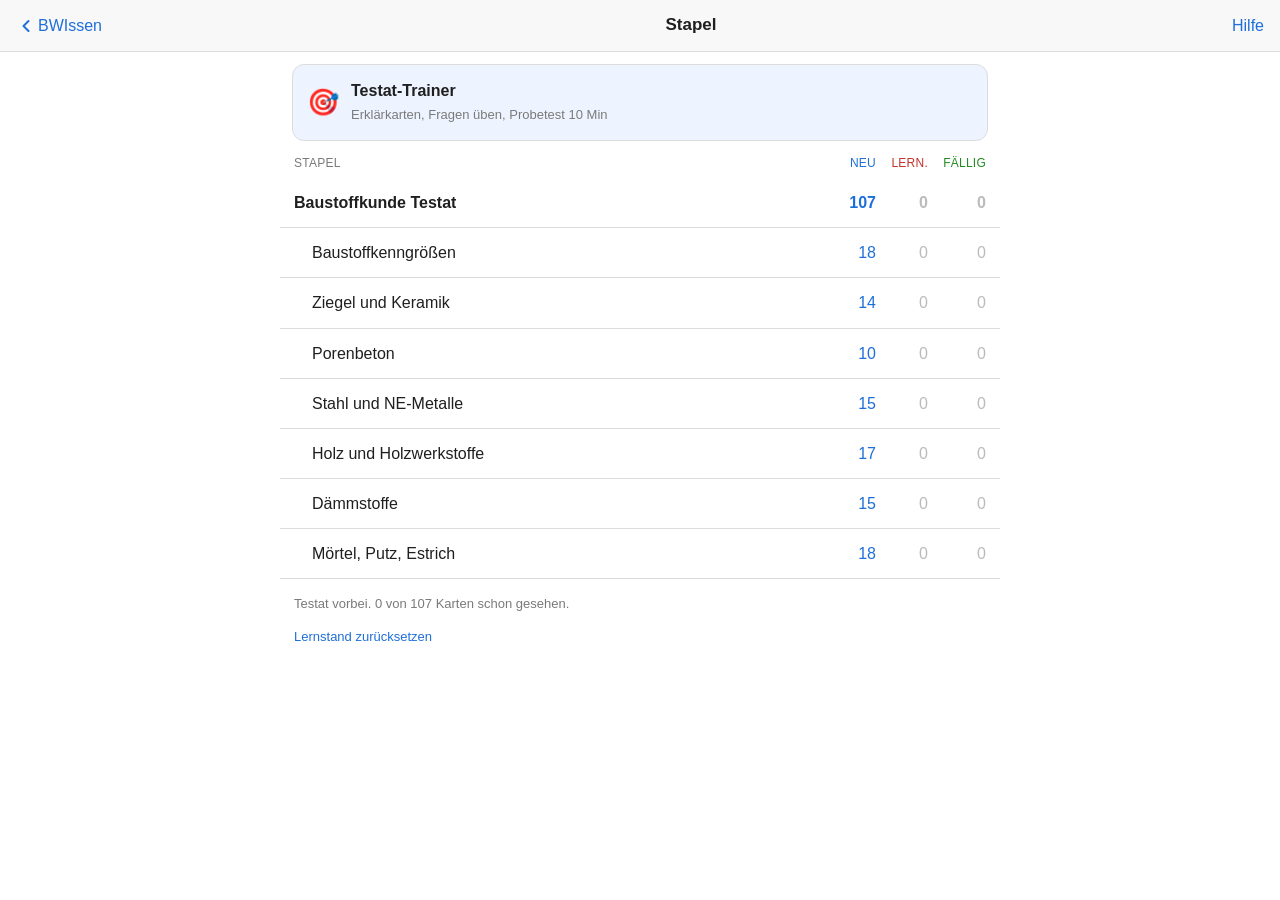
<file: karteikarten/index.html>
<!doctype html>
<html lang="de">
<head>
<meta charset="utf-8">
<meta name="viewport" content="width=device-width, initial-scale=1, viewport-fit=cover">
<title>BK Karteikarten</title>
<meta name="description" content="Karteikarten fürs Baustoffkunde-Testat mit Wiederholung nach Lernstand">
<meta name="theme-color" content="#f8f8f8" media="(prefers-color-scheme: light)">
<meta name="theme-color" content="#2c2c2c" media="(prefers-color-scheme: dark)">
<meta name="apple-mobile-web-app-capable" content="yes">
<meta name="mobile-web-app-capable" content="yes">
<meta name="apple-mobile-web-app-status-bar-style" content="default">
<meta name="apple-mobile-web-app-title" content="BK Karten">
<link rel="apple-touch-icon" href="icon-180.png">
<link rel="icon" href="icon-180.png">
<link rel="manifest" href="manifest.json">
<style>
:root{
  --bg:#ffffff; --bar:#f8f8f8; --ink:#1f1f1f; --muted:#7a7a7a; --line:#dcdcdc; --row:#ffffff; --rowsel:#eef4ff;
  --new:#1e6fd9; --learn:#c3332a; --due:#228b22; --btn:#f2f2f2; --btnline:#cfcfcf; --link:#1e6fd9;
}
@media (prefers-color-scheme: dark){
  :root{ --bg:#2c2c2c; --bar:#232323; --ink:#e8e8e8; --muted:#a0a0a0; --line:#444; --row:#2c2c2c; --rowsel:#34404f;
    --new:#5aa2ff; --learn:#ff6b60; --due:#5fd35f; --btn:#3a3a3a; --btnline:#555; --link:#6fb0ff; }
}
*{box-sizing:border-box;-webkit-tap-highlight-color:transparent}
html,body{margin:0;background:var(--bg);color:var(--ink);font:16px/1.45 -apple-system,BlinkMacSystemFont,"Segoe UI",Roboto,Arial,sans-serif}
body{min-height:100vh;min-height:100dvh;display:flex;flex-direction:column}
button{font:inherit;color:inherit;cursor:pointer;border:0;background:none}
.view{display:none;flex:1;flex-direction:column;min-height:100vh;min-height:100dvh}
.view.on{display:flex}

/* Kopfleiste */
.nav{position:sticky;top:0;z-index:5;background:var(--bar);border-bottom:1px solid var(--line);
  padding:calc(env(safe-area-inset-top) + 8px) 12px 8px;display:flex;align-items:center;gap:8px;min-height:52px}
.nav h1{flex:1;margin:0;font-size:17px;font-weight:600;text-align:center;white-space:nowrap;overflow:hidden;text-overflow:ellipsis}
.nav .nb{min-width:64px;color:var(--link);font-size:16px;padding:6px 4px;text-align:left;display:flex;align-items:center;gap:2px}
.nav .nb.r{text-align:right;justify-content:flex-end}
.nav .nb svg{width:20px;height:20px}
.main{flex:1;width:100%;max-width:720px;margin:0 auto}

/* Stapelliste */
.dl-head{display:grid;grid-template-columns:1fr 52px 52px 58px;padding:10px 14px 6px;font-size:12px;color:var(--muted);text-transform:uppercase;letter-spacing:.02em}
.dl-head span{text-align:right}
.deck{display:grid;grid-template-columns:1fr 52px 52px 58px;align-items:center;width:100%;padding:13px 14px;border-bottom:1px solid var(--line);background:var(--row);text-align:left}
.deck:active{background:var(--rowsel)}
.deck.parent{font-weight:600}
.deck.child .dn{padding-left:18px}
.dn{display:flex;align-items:center;gap:6px;min-width:0}
.dn span{overflow:hidden;text-overflow:ellipsis;white-space:nowrap}
.deck.off .dn span{color:var(--muted);text-decoration:line-through}
.n{text-align:right;font-variant-numeric:tabular-nums}
.c-new{color:var(--new)} .c-learn{color:var(--learn)} .c-due{color:var(--due)}
.n.z{color:var(--muted);opacity:.5}
.foot{padding:16px 14px calc(env(safe-area-inset-bottom) + 20px);font-size:13px;color:var(--muted)}
.foot p{margin:0 0 10px}
.foot button{color:var(--link);padding:4px 0;margin-right:18px}

/* Übersicht */
.ov{padding:28px 20px;text-align:center}
.ov h2{font-size:22px;margin:0 0 20px;font-weight:600}
.ovt{display:inline-grid;grid-template-columns:auto auto;gap:6px 22px;text-align:left;font-size:17px;margin-bottom:26px}
.ovt b{font-variant-numeric:tabular-nums;text-align:right}
.abtn{display:inline-block;min-width:200px;padding:12px 22px;border-radius:8px;background:var(--btn);border:1px solid var(--btnline);font-size:17px;font-weight:500}
.abtn:active{filter:brightness(.93)}
.abtn[disabled]{opacity:.45}
.ovnote{color:var(--muted);font-size:14px;margin:18px auto 0;max-width:420px}
.tog{margin-top:26px;font-size:14px;color:var(--link)}

/* Lernen */
.card{flex:1;padding:24px 20px 140px;font-size:20px;line-height:1.5;text-align:center;overflow-wrap:anywhere}
.card .q{font-size:21px}
.card hr{border:0;border-top:1px solid var(--line);margin:20px 0}
.card ul{text-align:left;display:inline-block;max-width:600px;margin:0;padding-left:1.2em;font-size:18px}
.card li{margin:6px 0}
.card .tp{font-size:12px;color:var(--muted);margin-bottom:18px}
.bb{position:fixed;left:0;right:0;bottom:0;background:var(--bar);border-top:1px solid var(--line);padding:8px 10px calc(env(safe-area-inset-bottom) + 10px)}
.cnt{text-align:center;font-size:15px;margin:0 0 8px;font-variant-numeric:tabular-nums}
.cnt span{padding:0 3px}
.cnt .cur{text-decoration:underline;font-weight:700}
.showa{display:block;width:100%;max-width:520px;margin:0 auto;padding:13px;border-radius:8px;background:var(--btn);border:1px solid var(--btnline);font-size:17px}
.ease{display:none;grid-template-columns:repeat(4,1fr);gap:6px;max-width:620px;margin:0 auto}
.ease.on{display:grid}
.ease button{padding:7px 2px 10px;border-radius:8px;background:var(--btn);border:1px solid var(--btnline);font-size:15px;line-height:1.25}
.ease button small{display:block;font-size:12px;color:var(--muted);margin-bottom:2px}
.ease .e0{color:var(--learn)} .ease .e1{color:var(--ink)} .ease .e2{color:var(--due)} .ease .e3{color:var(--new)}
.ease button:active,.showa:active{filter:brightness(.92)}
.fin{padding:60px 20px;text-align:center}
.fin h2{font-weight:600;font-size:22px;margin:0 0 10px}
.fin p{color:var(--muted);margin:0 0 24px}
.help{padding:20px}
.help ol{padding-left:1.2em}
/* Testat-Trainer */
.ttb{display:flex;align-items:center;gap:12px;width:calc(100% - 24px);margin:12px 12px 4px;padding:14px;border-radius:12px;background:var(--rowsel);border:1px solid var(--line);text-align:left}
.ttb .ic{font-size:26px}
.ttb b{display:block;font-size:16px}
.ttb small{color:var(--muted);font-size:13px}
.ttmenu{padding:16px 12px;display:grid;gap:10px}
.ttmenu .ttb{width:100%;margin:0;background:var(--row)}
.best{color:var(--muted);font-size:14px;padding:4px 14px}
.ex{padding:16px}
.exc{border:1px solid var(--line);border-radius:14px;padding:18px;background:var(--row)}
.exc .tp{font-size:12px;color:var(--muted);text-transform:uppercase;letter-spacing:.04em}
.exc h2{margin:4px 0 12px;font-size:21px}
.exc svg{display:block;width:100%;max-width:420px;height:auto;margin:0 auto 12px}
.exc ul{margin:0;padding-left:1.2em;font-size:17px}
.exc li{margin:6px 0}
.exnav{display:flex;justify-content:space-between;align-items:center;margin-top:14px;gap:10px}
.exnav span{color:var(--muted);font-size:14px}
.mcq{padding:18px 16px 30px;max-width:640px;margin:0 auto;width:100%}
.mct{display:flex;justify-content:space-between;color:var(--muted);font-size:14px;margin-bottom:10px}
.mct b.warn{color:var(--learn)}
.mcq h2{font-size:20px;line-height:1.35;margin:0 0 16px;font-weight:600}
.opt{display:block;width:100%;text-align:left;padding:13px 14px;margin:0 0 8px;border-radius:10px;border:1px solid var(--btnline);background:var(--btn);font-size:16px}
.opt.ok{border-color:var(--due);background:color-mix(in srgb,var(--due) 18%,var(--btn))}
.opt.no{border-color:var(--learn);background:color-mix(in srgb,var(--learn) 18%,var(--btn))}
.opt.pick{border-color:var(--new);background:color-mix(in srgb,var(--new) 15%,var(--btn))}
.why{margin:6px 0 14px;padding:10px 12px;border-radius:10px;background:var(--rowsel);font-size:15px}
.res{padding:24px 16px;text-align:center}
.res .big{font-size:48px;font-weight:700;margin:6px 0}
.res .rl{text-align:left;max-width:600px;margin:20px auto 0}
.res .rl div{border-top:1px solid var(--line);padding:10px 0;font-size:15px}
.res .rl small{color:var(--muted);display:block}
</style>
</head>
<body>

<section id="decks" class="view on">
  <div class="nav"><button class="nb" id="appback" hidden><svg viewBox="0 0 24 24" fill="none" stroke="currentColor" stroke-width="2.4" stroke-linecap="round" stroke-linejoin="round"><path d="M15 18l-6-6 6-6"/></svg>BWIssen</button><span class="nb" id="appsp"></span><h1>Stapel</h1><button class="nb r" id="toHelp">Hilfe</button></div>
  <div class="main">
    <button class="ttb" id="toTT"><span class="ic">🎯</span><span><b>Testat-Trainer</b><small>Erklärkarten, Fragen üben, Probetest 10 Min</small></span></button>
    <div class="dl-head"><div>Stapel</div><span class="c-new">Neu</span><span class="c-learn">Lern.</span><span class="c-due">Fällig</span></div>
    <div id="list"></div>
    <div class="foot">
      <p id="days"></p>
      <button id="reset">Lernstand zurücksetzen</button>
    </div>
  </div>
</section>

<section id="over" class="view">
  <div class="nav"><button class="nb" id="ovBack"><svg viewBox="0 0 24 24" fill="none" stroke="currentColor" stroke-width="2.4" stroke-linecap="round" stroke-linejoin="round"><path d="M15 18l-6-6 6-6"/></svg>Stapel</button><h1 id="ovTitle"></h1><span class="nb r"></span></div>
  <div class="main ov">
    <h2 id="ovName"></h2>
    <div class="ovt">
      <span>Neu:</span><b class="c-new" id="oNew">0</b>
      <span>Lernen:</span><b class="c-learn" id="oLearn">0</b>
      <span>Wiederholen:</span><b class="c-due" id="oDue">0</b>
    </div><br>
    <button class="abtn" id="study">Jetzt lernen</button><br>
    <button class="abtn" id="cram" style="margin-top:10px">Alle Karten üben</button>
    <p class="ovnote" id="ovNote"></p>
    <button class="tog" id="ovTog"></button>
  </div>
</section>

<section id="rev" class="view">
  <div class="nav"><button class="nb" id="rvBack"><svg viewBox="0 0 24 24" fill="none" stroke="currentColor" stroke-width="2.4" stroke-linecap="round" stroke-linejoin="round"><path d="M15 18l-6-6 6-6"/></svg>Stapel</button><h1 id="rvTitle"></h1><span class="nb r"></span></div>
  <div class="card" id="card"></div>
  <div class="fin" id="fin" hidden><h2>Glückwunsch!</h2><p id="finTxt">Du hast diesen Stapel für heute fertig gelernt.</p><button class="abtn" id="finBack">Zurück zu den Stapeln</button></div>
  <div class="bb" id="bb">
    <div class="cnt"><span class="c-new" id="cNew">0</span>+<span class="c-learn" id="cLearn">0</span>+<span class="c-due" id="cDue">0</span></div>
    <button class="showa" id="showA">Antwort zeigen</button>
    <div class="ease" id="ease">
      <button class="e0" data-r="0"><small id="i0"></small>Nochmal</button>
      <button class="e1" data-r="1"><small id="i1"></small>Schwer</button>
      <button class="e2" data-r="2"><small id="i2"></small>Gut</button>
      <button class="e3" data-r="3"><small id="i3"></small>Einfach</button>
    </div>
  </div>
</section>

<section id="tt" class="view">
  <div class="nav"><button class="nb bk"><svg viewBox="0 0 24 24" fill="none" stroke="currentColor" stroke-width="2.4" stroke-linecap="round" stroke-linejoin="round"><path d="M15 18l-6-6 6-6"/></svg>Stapel</button><h1>Testat-Trainer</h1><span class="nb r"></span></div>
  <div class="main ttmenu">
    <button class="ttb" id="goEx"><span class="ic">💡</span><span><b>Erklärkarten</b><small>Die 7 Themen kurz mit Bild, 5 Minuten</small></span></button>
    <button class="ttb" id="goMc"><span class="ic">🎯</span><span><b>Fragen üben</b><small>Antippen, sofort sehen ob richtig, mit Erklärung</small></span></button>
    <button class="ttb" id="goPt"><span class="ic">⏱️</span><span><b>Probetest: 10 Minuten</b><small>10 Fragen, Zeit läuft, danach Auswertung</small></span></button>
    <p class="best" id="best"></p>
  </div>
</section>
<section id="ex" class="view">
  <div class="nav"><button class="nb tt"><svg viewBox="0 0 24 24" fill="none" stroke="currentColor" stroke-width="2.4" stroke-linecap="round" stroke-linejoin="round"><path d="M15 18l-6-6 6-6"/></svg>Trainer</button><h1>Erklärkarten</h1><span class="nb r"></span></div>
  <div class="main ex"><div class="exc" id="exc"></div>
    <div class="exnav"><button class="abtn" id="exPrev" style="min-width:0">‹ Zurück</button><span id="exN"></span><button class="abtn" id="exNext" style="min-width:0">Weiter ›</button></div></div>
</section>
<section id="mc" class="view">
  <div class="nav"><button class="nb tt" id="mcBack"><svg viewBox="0 0 24 24" fill="none" stroke="currentColor" stroke-width="2.4" stroke-linecap="round" stroke-linejoin="round"><path d="M15 18l-6-6 6-6"/></svg>Trainer</button><h1 id="mcTitle"></h1><span class="nb r"></span></div>
  <div class="mcq"><div class="mct"><span id="mcInfo"></span><b id="mcTime"></b></div><h2 id="mcQ"></h2><div id="mcO"></div><div id="mcW"></div>
    <button class="showa" id="mcNext" style="display:none">Weiter</button></div>
</section>
<section id="res" class="view">
  <div class="nav"><button class="nb tt"><svg viewBox="0 0 24 24" fill="none" stroke="currentColor" stroke-width="2.4" stroke-linecap="round" stroke-linejoin="round"><path d="M15 18l-6-6 6-6"/></svg>Trainer</button><h1>Auswertung</h1><span class="nb r"></span></div>
  <div class="main res"><div id="rEm" style="font-size:44px"></div><div class="big" id="rPct"></div><p id="rTxt"></p>
    <button class="abtn" id="rAgain">Neuer Probetest</button><div class="rl" id="rList"></div></div>
</section>
<section id="help" class="view">
  <div class="nav"><button class="nb" id="hBack"><svg viewBox="0 0 24 24" fill="none" stroke="currentColor" stroke-width="2.4" stroke-linecap="round" stroke-linejoin="round"><path d="M15 18l-6-6 6-6"/></svg>Stapel</button><h1>Hilfe</h1><span class="nb r"></span></div>
  <div class="main help">
    <p><b>So lernst du:</b> Stapel antippen → „Jetzt lernen“. Frage beantworten, „Antwort zeigen“, dann ehrlich bewerten:</p>
    <ul>
      <li><b class="c-learn">Nochmal</b>: nicht gewusst, kommt gleich wieder</li>
      <li><b>Schwer</b>: mit Mühe gewusst, kommt morgen wieder</li>
      <li><b class="c-due">Gut</b>: gewusst, kommt in ein paar Tagen wieder</li>
      <li><b class="c-new">Einfach</b>: sofort gewusst, kommt erst viel später wieder</li>
    </ul>
    <p>Die Zahlen bedeuten: <b class="c-new">blau</b> = neue Karten heute, <b class="c-learn">rot</b> = gerade in Lernphase, <b class="c-due">grün</b> = heute zu wiederholen. Neue Karten werden so verteilt, dass du bis zum 02.12. alle gesehen hast.</p>
    <p><b>Auf den Home-Bildschirm (iPhone):</b></p>
    <ol><li>Seite in Safari öffnen.</li><li>Teilen-Symbol (Quadrat mit Pfeil) antippen.</li><li>„Zum Home-Bildschirm“ → „Hinzufügen“.</li></ol>
    <p style="color:var(--muted);font-size:14px">Dein Lernstand bleibt nur auf diesem Gerät. Öffne die Karten immer über dasselbe Symbol. Einmal geladen, geht es auch offline.</p>
  </div>
</section>

<script>
const DECKS = [{"key": "01", "name": "Baustoffkenngrößen", "cards": [["Welche drei Dichten unterscheidet man bei Baustoffen?", ["**Reindichte**: Masse / Volumen **ohne** Poren (nur Feststoff)", "**Rohdichte**: Masse / Volumen **mit** Poren (ganzer Körper)", "**Schüttdichte**: Masse / Volumen einer **losen Schüttung** inkl. Zwischenräume", "Immer ρ = m / V, nur das Volumen ist jeweils anders definiert"]], ["Wie hängen Reindichte, Rohdichte und Porosität zusammen?", ["Je mehr Poren, desto weiter liegt die Rohdichte unter der Reindichte", "Ohne Poren: Rohdichte = Reindichte", "Porosität = 1 − Rohdichte / Reindichte"]], ["Was ist die hygroskopische Ausgleichsfeuchte?", ["Feuchtegehalt, den ein poröser Baustoff **aus der Luft** (Wasserdampf) aufnimmt", "Stellt sich im **Gleichgewicht** mit dem Umgebungsklima ein (rel. Luftfeuchte, Temperatur)", "Höhere Luftfeuchte → höhere Ausgleichsfeuchte", "Ohne Kontakt zu flüssigem Wasser (Sorption)"]], ["Porenanteil wird erhöht: Was wird besser bzw. größer?", ["Wärmedämmung ↑ (ruhende Luft in Poren)", "Leichtigkeit / Handhabung ↑ (geringere Rohdichte)", "Bearbeitbarkeit ↑ (sägen, bohren)", "Wasseraufnahme ↑ (bei offenen Poren)"]], ["Porenanteil wird erhöht: Was wird schlechter bzw. kleiner?", ["Rohdichte ↓", "Druckfestigkeit ↓", "Wärmeleitfähigkeit ↓ (das ist gut für die Dämmung!)", "Wärmespeicherfähigkeit ↓", "Schallschutz (Luftschall) ↓", "Frostwiderstand meist ↓"]], ["Steigende Rohdichte: Was passiert mit Wärmedämmung, Wärmeleitfähigkeit und Druckfestigkeit?", ["Wärmedämmung **nimmt ab**", "Wärmeleitfähigkeit **nimmt zu**", "Druckfestigkeit **nimmt zu** (bei sinkender Rohdichte nimmt sie ab)"]], ["Was ist der μ-Wert?", ["**Wasserdampf-Diffusionswiderstandszahl**", "Gibt an, wievielmal dichter ein Stoff gegen Wasserdampf ist als ruhende Luft", "Luft hat μ = 1; je größer μ, desto dampfdichter"]], ["Was ist der sd-Wert?", ["**Wasserdampfdiffusionsäquivalente Luftschichtdicke**: sd = μ · d", "So dick müsste eine ruhende Luftschicht sein, um gleich viel Dampf zu bremsen", "Großer sd-Wert = dampfdicht (Dampfbremse/-sperre)", "Kleiner sd-Wert = diffusionsoffen"]], ["Wie ermittelt man im Labor den sd-Wert eines Anstrichs samt Putz?", ["**Becherverfahren** (Dry-cup / Wet-cup)", "Probe dicht auf ein Prüfgefäß setzen (Ränder abdichten)", "Innen ein anderes Klima als außen (Trockenmittel bzw. Wasser/Salzlösung) → Dampfdruckgefälle", "Gefäß in festen Abständen **wiegen**", "Aus Massenänderung pro Zeit → Diffusionsstrom → μ und sd"]], ["Becherverfahren: Die Probe verliert bzw. gewinnt deutlich an Gewicht. Hoher oder niedriger sd-Wert?", ["Deutliche Gewichtsänderung = viel Dampf geht durch", "→ **niedriger sd-Wert** (diffusionsoffen)", "Kaum Änderung → hoher sd-Wert (dampfdicht)"]], ["Beschreibe die Darr-Wäge-Methode (z. B. feuchter Kalksandstein).", ["Probe entnehmen, luftdicht verpacken, **feucht wiegen**", "Im Trockenschrank bis zur **Massenkonstanz darren**, dann trocken wiegen", "**Feuchtegehalt** = Wasser / Trockenmasse", "Probe danach bis zur Sättigung wässern und wiegen → **Sättigungsfeuchte**", "**Durchfeuchtungsgrad** = Feuchtegehalt / Sättigungsfeuchte"]], ["Feuchtegehalt, Sättigungsfeuchte, Durchfeuchtungsgrad: Was ist was?", ["**Feuchtegehalt**: aktuell enthaltenes Wasser bezogen auf die Trockenmasse", "**Sättigungsfeuchte**: maximal aufnehmbares Wasser (alle zugänglichen Poren voll)", "**Durchfeuchtungsgrad**: wie viel Prozent der möglichen Wassermenge drin sind"]], ["Kapillare Wasseraufnahme vs. Gesamtwasseraufnahme: Unterschied?", ["**Kapillar**: Probe steht mit der Unterseite im Wasser und saugt es hoch, wird regelmäßig gewogen", "**Gesamt (Sättigung)**: Probe wird komplett durchfeuchtet, bis sie nichts mehr aufnimmt"]], ["Welche Einflüsse schädigen Natursteine?", ["**Frost-Tau-Wechsel**: Wasser gefriert in Poren, dehnt sich aus, sprengt", "**Salze**: Kristallisationsdruck in den Poren", "**Saurer Regen / Luftschadstoffe** (z. B. Gipsbildung bei Kalkstein, Marmor)", "Feuchte, Temperaturwechsel", "Biologisch: Algen, Flechten, Wurzeln", "Erosion durch Wind, Wasser, Abrieb"]], ["Welchen Einfluss hat der Faserverlauf auf die Festigkeit?", ["Baustoff ist **anisotrop** (richtungsabhängig)", "**Parallel** zur Faser: hohe Festigkeit", "**Quer** zur Faser: deutlich geringere Festigkeit", "Beispiele: Holz, geschichtetes Gestein (Lagerhaftigkeit)", "→ So einbauen, dass die Hauptlast in Faserrichtung wirkt"]], ["Isotrop vs. anisotrop?", ["**Isotrop**: Eigenschaften in alle Richtungen gleich (z. B. Stahl, Glas)", "**Anisotrop**: richtungsabhängig (z. B. Holz, Schiefer)"]], ["Nenne lastabhängige Verformungen.", ["**Elastisch**: geht nach Entlastung vollständig zurück", "**Plastisch**: bleibt nach Entlastung bestehen", "**Kriechen**: Verformung wächst unter Dauerlast mit der Zeit weiter (z. B. Beton, Holz)", "**Relaxation**: Spannung baut sich bei gleicher Verformung ab"]], ["Nenne lastunabhängige Verformungen.", ["**Schwinden / Quellen**: durch Feuchteabgabe / -aufnahme", "**Temperaturdehnung**: Ausdehnen bei Wärme, Verkürzen bei Kälte", "Chemisch bedingt (z. B. Carbonatisierungsschwinden)"]]]}, {"key": "02", "name": "Ziegel und Keramik", "cards": [["Was sind keramische Baustoffe und wie entstehen sie grundsätzlich?", ["Aus **Ton / Lehm** geformt, getrocknet und **gebrannt**", "Durch das Brennen formstabil und nicht mehr wasserlöslich"]], ["Was passiert beim Sintern?", ["Bei hoher Brenntemperatur schmelzen Teile des Scherbens an", "Die Schmelze **verschließt die Poren** → Scherben wird dicht und fest"]], ["Unter vs. über der Sintergrenze gebrannt: Druckfestigkeit und Wasseraufnahme?", ["Druckfestigkeit: unter = **niedriger** · über = **hoch**", "Wasseraufnahme: unter = **hoch** · über = **niedrig**"]], ["Unter vs. über der Sintergrenze gebrannt: Farbe, Scherbenrohdichte, Wärmeleitfähigkeit?", ["Farbe: unter = **heller** · über = **dunkler**", "Scherbenrohdichte: unter = **niedrig** · über = **hoch**", "Wärmeleitfähigkeit: unter = **niedrig** (dämmt besser) · über = **hoch**"]], ["Irdengut vs. Sinterzeug?", ["**Irdengut**: unter der Sintergrenze gebrannt, porös, saugend (z. B. Mauerziegel, Terrakotta, Steingut)", "**Sinterzeug**: über der Sintergrenze gebrannt, dicht, kaum Wasseraufnahme (z. B. Klinker, Steinzeug, Porzellan)"]], ["Feinkeramik vs. Grobkeramik?", ["**Feinkeramik**: sehr feines, gleichmäßiges Gefüge, Körner mit bloßem Auge nicht erkennbar (Fliesen, Sanitär, Porzellan)", "**Grobkeramik**: gröberes Gefüge, Körner sichtbar (Mauerziegel, Klinker, Dachziegel)"]], ["Wie wird ein Klinker hergestellt?", ["Rohstoffe: **Ton/Lehm** + **Sand** (Magerung) + Wasser, ggf. Zusätze", "Aufbereiten: zerkleinern, mischen, feucht lagern", "Formen: meist **Strangpresse**, Strang abschneiden", "**Trocknen**", "**Brennen über der Sintergrenze** → dichter, harter Scherben", "Langsam abkühlen"]], ["Historischer Mauerziegel vs. wärmedämmender Ziegel: Unterschied und Entwicklungen?", ["Historisch: **Vollziegel**, dicht, schwer, dämmt schlecht", "Heute: leicht, porös, dämmt gut. Entwicklungen:", "**Porosierung**: Ausbrennstoffe (z. B. Sägemehl, Papierfasern) → Poren im Scherben", "**Lochung**: Hochloch-/Gitterlochziegel mit vielen kleinen Luftkammern", "**Dämmstofffüllung** der Kammern (z. B. Perlit, Mineralwolle)", "**Plan geschliffen** → dünne Fugen, weniger Wärmebrücken"]], ["Wie lassen sich die Farben keramischer Produkte beeinflussen?", ["**Rohstoff**: Eisenoxid → rot, Kalk → gelb/hell", "**Brenntemperatur**: höher → dunkler", "**Brennatmosphäre**: oxidierend → rot; reduzierend → bunt, bräunlich bis bläulich-dunkel", "Zusatz von **Metalloxiden** (z. B. Mangan → braun/schwarz)", "**Engoben** (Tonschlämme) und **Glasuren**, Besanden"]], ["Warum können Hochlochziegel heute mit Dünnbettmörtel vermauert werden?", ["Sie werden nach dem Brennen **plan geschliffen** (Planziegel)", "→ sehr maßgenau, ebene Lagerflächen", "Die Fuge muss keine Maßtoleranzen mehr ausgleichen → wenige mm Kleber reichen", "Vorteil: weniger Wärmebrücken, weniger Baufeuchte, schneller"]], ["Wie testest du spontan, ob ein Fassadenstein saugend ist?", ["**Wassertropfen** auf den Stein geben", "Zieht schnell ein (dunkler Fleck) → **saugend**", "Perlt ab / bleibt stehen → **nicht saugend**"]], ["Welche Kenngröße steht für Rutschsicherheit von Fliesen? Erkläre.", ["**Bewertungsgruppe R** (Haftreibewert, R 9 bis R 13)", "Ermittelt auf einer **schiefen Ebene**: bis zu welchem Neigungswinkel man nicht rutscht", "Höhere Gruppe = rutschhemmender", "Barfußbereiche (Dusche, Schwimmbad): zusätzlich **A / B / C**", "Im durchgefliesten Duschbereich höhere Gruppe als im trockenen Raum"]], ["Welche Kenngröße beschreibt, wie dauerhaft eine Fliesenoberfläche bei mechanischer Beanspruchung ist?", ["**Abriebklasse** (Abriebgruppe, v. a. bei glasierten Fliesen)", "Hängt von Glasurhärte und Beanspruchung ab", "Niedrige Klasse: wenig begangene Räume · hohe Klasse: Flure, öffentliche Bereiche"]], ["Dünnbett- vs. Dickbettverfahren beim Fliesen?", ["**Dünnbett**: ebener Untergrund, Kleber vollflächig dünn aufgekämmt", "**Dickbett**: unebener Untergrund, jede Fliese mit Mörtelbatzen angesetzt → gleicht Unebenheiten aus"]]]}, {"key": "03", "name": "Porenbeton", "cards": [["Aus welchen Rohstoffen besteht Porenbeton?", ["**Quarzsand** (fein gemahlen)", "**Kalk** und/oder **Zement** (Bindemittel), ggf. Gips/Anhydrit", "**Wasser**", "**Aluminiumpulver / -paste** als Treibmittel"]], ["Beschreibe die Herstellung von Porenbetonsteinen.", ["Rohstoffe zu einer Suspension **mischen** und in Formen gießen", "Aluminium reagiert → **Wasserstoff** → Gasblasen, Masse **treibt auf** (Poren)", "Masse **steift an** → Rohblock", "Mit **Drähten schneiden** → sehr exakte Maße", "Im **Autoklaven** unter Dampfdruck und Hitze härten", "Fertige Steine trocknen und verpacken"]], ["Warum dämmt Porenbeton so gut?", ["Sehr viele kleine, gleichmäßig verteilte **Luftporen**", "Ruhende Luft leitet Wärme schlecht → geringe Rohdichte, geringe Wärmeleitfähigkeit"]], ["Erkläre: Porenbeton-Planstein DIN 4165 – PP2 – 0,35 – 449 x 300 x 249", ["**PP** = Porenbeton-**Planstein**", "**2** = Druckfestigkeitsklasse", "**0,35** = Rohdichteklasse (kg/dm³)", "**449 x 300 x 249** = Länge x Breite x Höhe in mm", "DIN 4165 = zugehörige Norm"]], ["Warum können Porenbeton-Plansteine mit Dünnbettmörtel (ca. 2 mm) geklebt werden statt mit dicker Mörtelfuge?", ["Durch das **Drahtschneiden** sind sie sehr **maßgenau** (Planstein)", "Ebene Lagerflächen, keine Toleranzen auszugleichen", "Vorteil: weniger Wärmebrücken, weniger Feuchte, schneller, homogenes Mauerwerk", "Stoßfugen oft knirsch mit Nut und Feder, ohne Mörtel"]], ["Vorteile von Porenbeton gegenüber Kalksandstein?", ["Viel **bessere Wärmedämmung** → monolithische Außenwand ohne Zusatzdämmung möglich", "**Leichter** → größere Formate, einfache Handhabung", "**Leicht bearbeitbar** (sägen, fräsen, bohren mit Handwerkzeug)", "Diffusionsoffen, nicht brennbar, großes Systemangebot"]], ["Nachteile von Porenbeton gegenüber Kalksandstein?", ["Geringere **Druckfestigkeit**", "Schlechterer **Schallschutz** (wenig Masse)", "Geringere **Wärmespeicherung**", "Empfindlicher gegen Stoß / Kantenabbruch, Dübel halten schlechter"]], ["Mineralisches WDVS (Porenbeton/Mineralschaum) dämmt schlechter und ist teurer als EPS. Warum trotzdem?", ["**Nicht brennbar** → besserer Brandschutz", "**Diffusionsoffen, kapillaraktiv** → feuchteregulierend", "Ökologisch, **rückbaubar, recycelbar**, kein problematischer Abfall", "Mineralisch/alkalisch → weniger Algenbewuchs", "Formstabil, robust, langlebig; passt zum mineralischen Untergrund"]], ["Was ist ein System-Baustoff?", ["Ganzes Gebäude aus **einem aufeinander abgestimmten Produktsystem**", "Wandsteine, Stürze, U-Schalen, Decken- und Dachelemente, Ergänzungssteine, passender Mörtel und Putz", "Vorteile: einheitlicher Untergrund, weniger Wärmebrücken, einfache Planung, schneller Bau"]], ["Welche Produkte gibt es aus Porenbeton?", ["Plansteine, Planblöcke, Planbauplatten, Wandelemente", "Ausgleichs-/Kimmsteine, Stürze, U-Schalen (verlorene Schalung)", "Decken-, Dach- und Treppenelemente", "WDVS-Platten und Innendämmplatten"]]]}, {"key": "04", "name": "Stahl und NE-Metalle", "cards": [["Was ist eine Legierung?", ["Metall, dem durch **Zusammenschmelzen** weitere Elemente zugesetzt werden (Metalle oder Nichtmetalle)", "Ziel: Eigenschaften gezielt ändern (Festigkeit, Korrosion, Verarbeitbarkeit)", "Beispiele: Stahl = Eisen + Kohlenstoff · Messing = Kupfer + Zink · Bronze = Kupfer + Zinn"]], ["Was unterscheidet Stahl und Gusseisen?", ["Unterschied: **Kohlenstoffgehalt**", "**Stahl**: wenig C (unter ca. 2 %) → zäh, schmied-/walzbar, gut schweißbar", "**Gusseisen**: viel C (über ca. 2 %) → spröde, nur gießbar, hohe Druck-, geringe Zugfestigkeit"]], ["Was ist Korrosion?", ["**Elektrochemische Reaktion** des Metalls mit der Umgebung (Wasser + Sauerstoff)", "Bei Stahl: Rost, poröse Schicht, Volumenzunahme, Querschnittsverlust"]], ["Nenne Maßnahmen zum aktiven Korrosionsschutz.", ["Eingriff in den Korrosionsvorgang selbst:", "**Werkstoffwahl / Legierung** (nichtrostender Stahl)", "**Kathodischer Schutz**: Opferanode oder Fremdstrom", "**Konstruktiv**: Wasser ablaufen lassen, keine Spalten/Wassersäcke, Belüftung", "Kontakt unterschiedlich edler Metalle vermeiden"]], ["Nenne Maßnahmen zum passiven Korrosionsschutz.", ["Stahl vom angreifenden Medium **trennen**:", "**Beschichtungen / Anstriche**", "**Verzinken** (Feuerverzinken; Zink wirkt zusätzlich als Opfer)", "Kunststoffummantelung, Pulverbeschichtung", "**Betondeckung** (alkalisches Milieu schützt Bewehrung)"]], ["Warum rostet Bewehrungsstahl im Beton zunächst nicht, später aber doch?", ["Beton ist **alkalisch** → Passivschicht auf dem Stahl", "**Carbonatisierung** (CO₂ senkt Alkalität) oder **Chloride** (Tausalz, Meer) zerstören den Schutz"]], ["Was ist Kontaktkorrosion?", ["Zwei **unterschiedlich edle Metalle** berühren sich + Feuchtigkeit (Elektrolyt)", "Das **unedlere** Metall löst sich auf (z. B. Zink neben Kupfer)"]], ["Welche Legierungselemente erhöhen die Korrosionsbeständigkeit von Stahl?", ["**Chrom** (wichtigstes, bildet dichte Passivschicht)", "**Nickel**", "**Molybdän**", "**Kupfer** (wetterfester Stahl)"]], ["Nenne Verfahren zur Erhöhung der Feuerwiderstandsklasse von Stahlbauteilen.", ["**Verkleidung** mit Brandschutzplatten (z. B. Gipskarton)", "**Dämmschichtbildende Anstriche** (schäumen bei Hitze auf)", "**Brandschutzputze / Spritzputze**", "**Betonummantelung**, Kammerbeton, Verbundbau", "Wassergefüllte Hohlprofile (Kühlung), Überdimensionierung"]], ["Warum braucht Stahl Brandschutz, obwohl er nicht brennt?", ["Stahl verliert bei hohen Temperaturen **stark an Festigkeit**", "Hohe Wärmeleitfähigkeit → wird schnell durchgehend heiß → Versagen"]], ["Nenne Stahlerzeugnisse im Bauwesen.", ["**Profile**: I-, H-, U-, L-Träger", "**Hohlprofile / Rohre**", "**Betonstahl** (Stäbe, Matten) und **Spannstahl**", "**Bleche**, Trapezbleche", "**Drähte, Seile**, Schrauben, Anker, Verbindungsmittel", "Spundwände, Gerüstrohre"]], ["Vorteile von Stahl?", ["**Hohe Festigkeit** bei geringem Eigengewicht → schlanke Bauteile, große Spannweiten", "Zäh / duktil (kündigt Versagen an)", "Vorfertigung, **schnelle Montage**, demontierbar", "Gleichmäßige Qualität, schweißbar", "**Recycelbar**"]], ["Nachteile von Stahl?", ["**Korrosion** → Schutz nötig", "**Brandverhalten**: Festigkeit sinkt bei Hitze stark", "Hohe **Wärmeleitfähigkeit** → Wärmebrücken", "Energieintensive Herstellung, Preis", "Schlanke Bauteile: Knick- und Beulgefahr"]], ["Was sind NE-Metalle? Beispiele.", ["**Nichteisenmetalle**: alle Metalle außer Eisen und Legierungen mit Eisen als Hauptbestandteil", "Im Bau: Aluminium, Kupfer, Zink (Titanzink), Blei, Messing, Bronze"]], ["Nenne Metalle, die durch Verwitterung eine Schutzschicht bilden.", ["**Kupfer**: grüne **Patina** (basische Kupfersalze), sehr dauerhaft", "**Zink / Titanzink**: graue Zinkcarbonat-Schicht", "**Aluminium**: dünne, dichte **Oxidschicht** (sofort an Luft)", "**Blei**: Bleicarbonat-Schicht", "**Wetterfester Stahl** (Cortenstahl): dichte, festhaftende Rostschicht"]]]}, {"key": "05", "name": "Holz und Holzwerkstoffe", "cards": [["Warum quillt und schwindet Holz?", ["Holz ist **hygroskopisch**: nimmt Feuchte aus der Luft auf und gibt sie ab", "Es stellt sich eine **Ausgleichsfeuchte** passend zum Raumklima ein", "Feuchteänderung in den Zellwänden → Maßänderung"]], ["Was ist der Fasersättigungsbereich?", ["Zustand, in dem die **Zellwände voll mit Wasser** gesättigt sind, die Zellhohlräume aber leer", "**Darunter**: Holz quillt und schwindet", "**Darüber** (freies Wasser in den Zellhohlräumen): keine Maßänderung mehr"]], ["Dielen mit 16 M.-% Holzfeuchte kommen in einen geheizten Wohnraum. Quellen oder Schwinden?", ["**Schwinden**", "Im geheizten Raum ist die Ausgleichsfeuchte deutlich niedriger → das Holz trocknet weiter"]], ["Als Bauleitung: Wie gehst du mit den zu feuchten Dielen (16 M.-%) um? Welche Ausgleichsfeuchte erwartest du?", ["**Nicht sofort verlegen**: Dielen im Raum unter Nutzungsbedingungen (geheizt) lagern und **akklimatisieren** lassen", "Holzfeuchte nachmessen, erst bei Erreichen der Zielfeuchte verlegen; sonst reklamieren", "Erwartete Ausgleichsfeuchte geheizt: **etwa 9 M.-%**", "Grund: sonst schwinden die Dielen nach dem Verlegen → **Fugen, Schüsselung, Risse**"]], ["Faustregel: Wie hängt die Ausgleichsfeuchte von Holz mit dem Einbauort zusammen?", ["Je geschützter und wärmer, desto **trockener**:", "geschlossen + geheizt → am niedrigsten", "geschlossen + ungeheizt → etwas höher", "offen, aber überdacht → höher", "voll bewittert → am höchsten"]], ["Wie unterschiedlich schwindet Holz in den drei Richtungen?", ["**axial : radial : tangential ≈ 1 : 10 : 20**", "Längs zur Faser fast gar nicht", "Radial (zum Kern hin) deutlich", "Tangential (entlang der Jahrringe) am stärksten, etwa doppelt so viel wie radial"]], ["Wie verformen sich Bretter beim Schwinden (nur Kontur)?", ["**Seitenbrett**: schüsselt; die **kernabgewandte** (linke) Seite wird **hohl**", "Merksatz: Jahrringe wollen sich „gerade strecken“", "**Kern-/Mittelbrett**: bleibt eben, wird zu den Rändern hin **dünner**", "**Kantholz mit schrägen Jahrringen**: wird zur **Raute**", "Rundholz/Kantholz mit Kern: **Schwindrisse** zum Kern hin"]], ["Was unterscheidet Kern- und Splintholz?", ["**Splintholz**: außen, jung, leitet Wasser und Nährstoffe, meist heller, feuchter, **wenig dauerhaft** (immer schlechteste Klasse)", "**Kernholz**: innen, abgestorbene Zellen mit **eingelagerten Inhaltsstoffen** (Gerbstoffe, Harze), oft dunkler, härter, **dauerhafter**", "Beispiele Kernholzbäume: Eiche, Lärche, Kiefer, Robinie"]], ["Nenne Holzwerkstoffe (Platten, Matten, Verbund) und ihre Einsatzgebiete.", ["**Hartfaserplatte**: Schrankrückwand", "**Spanplatte**: Möbel, Verlegeplatten, Trockenbau", "**OSB-Platte**: aussteifende Beplankung im Holzrahmenbau, Unterböden", "**Sperrholz / Multiplex**: Möbel, Schalung", "**MDF**: Möbel, Türen, Innenausbau", "**Brettschichtholz (BSH)**: Träger mit großen Spannweiten", "**Brettsperrholz**: Wand- und Deckenscheiben", "**Holzfaserdämmplatte / Holzwolle-Leichtbauplatte**: Dämmung, Putzträger, Akustik"]], ["Nach welchen Kriterien wird Bauschnittholz visuell sortiert?", ["**Äste** (Größe, Anzahl)", "**Faserneigung**", "**Risse** (Schwindrisse, Blitz-/Frostrisse, Ringschäle)", "**Baumkante** (Waldkante)", "**Krümmung / Verdrehung**", "**Jahrringbreite**", "Verfärbung, Pilz- und Insektenbefall, Druckholz, Mistelbefall", "Ergebnis: Sortierklasse (gering / üblich / überdurchschnittlich tragfähig)"]], ["Wie schützt man unbehandeltes Holz außen vor Fäulnis?", ["**Konstruktiver Holzschutz**:", "Abstand zum **Erdboden** und Schutz vor **Spritzwasser**", "Großer **Dachüberstand**, Abdeckungen mit **Gefälle**", "**Hirnholz** schützen/abdecken, Wasser schnell ableiten (Tropfkanten)", "Gute **Belüftung**, damit es abtrocknen kann", "Trockenes Holz einbauen, **dauerhafte Holzart / Kernholz** wählen"]], ["Wie sieht ein guter Anschluss einer Holzstütze im Außenbereich aus?", ["Stütze **nicht direkt** auf Boden/Fundament", "Auf einem **Stahlfuß / Stützenschuh** aufgeständert, **Abstand** zum Boden (Spritzwasser)", "**Luftspalt** unter dem Hirnholz, kein stehendes Wasser", "Oberes Hirnholz abdecken bzw. abschrägen"]], ["Was sind Dauerhaftigkeitsklassen?", ["Einteilung von Holz nach Widerstand gegen **holzzerstörende Pilze**", "Von **1 = sehr dauerhaft** (z. B. Robinie) bis **5 = nicht dauerhaft** (z. B. Buche)", "Gilt für **Kernholz**; Splintholz ist immer Klasse 5"]], ["Welches Holz empfiehlst du für einen Terrassenbelag? Begründung.", ["Holz einer **hohen Dauerhaftigkeitsklasse** (Kernholz), z. B. **Robinie** oder **Eiche**", "Alternativ: thermisch/chemisch modifiziertes Holz", "Grund: Belag ist dauerhaft **bewittert**, oft feucht, bodennah → hohe Pilzgefahr", "Dauerhaftes Holz hält ohne chemischen Holzschutz lange", "Heimisch statt Tropenholz → ökologischer (sonst FSC-zertifiziert)"]], ["Eichenparkett in A-Sortierung: einige sehr helle und dunklere Lamellen. Bedeutung und Reaktion?", ["Helle Lamellen deuten auf **Splintholz** hin", "Splint ist weicher, weniger dauerhaft und farblich abweichend; in hoher Sortierung nicht zulässig", "→ **Mangel**: Lieferung **reklamieren / zurückweisen** bzw. aussortieren, **nicht verlegen**", "Begründung: mit dem Einbau gilt die Ware als angenommen; Sortierung entspricht nicht der Ausschreibung"]], ["Was ist Thermoholz? Vor- und Nachteil.", ["Holz durch **Hitze** (ohne Sauerstoff) behandelt", "+ nimmt weniger Wasser auf → **dauerhafter**, maßstabiler", "− **spröder**, verliert Festigkeit → **kein Konstruktionsholz**"]], ["Konstruktiver vs. chemischer Holzschutz?", ["**Konstruktiv**: Planung/Ausführung hält Holz trocken (Vorrang!)", "**Chemisch**: Holzschutzmittel gegen Pilze und Insekten, nur wenn nötig"]]]}, {"key": "06", "name": "Dämmstoffe", "cards": [["Gegen was dämmen wir?", ["**Wärme**: Wärmeverlust im Winter, Überhitzung im Sommer", "**Schall**: Luft- und Trittschall", "**Brand** (Brandschutz)", "Abgrenzung: gegen Feuchte wird **abgedichtet**, nicht gedämmt"]], ["Warum dämmen Dämmstoffe?", ["Sie schließen viel **ruhende Luft** (oder Gas) in Poren/Fasern ein", "Ruhende Luft leitet Wärme sehr schlecht"]], ["Was bedeutet λ bzw. die Wärmeleitgruppe (WLG)?", ["**λ (Wärmeleitfähigkeit)**: wie gut ein Stoff Wärme leitet, in W/(mK)", "**Kleineres λ = bessere Dämmung**", "WLG 030 bedeutet λ = 0,030 W/(mK)"]], ["Dämmstoff mit λ = 0,040 oder WLG 030? Wahl und Begründung.", ["**WLG 030**, denn λ = 0,030 ist kleiner als 0,040", "→ leitet weniger Wärme", "Bei gleicher Dicke besserer U-Wert, bei gleichem U-Wert dünnere Dämmung"]], ["70er-Jahre-Haus mit 5 cm Hohlschicht: Lohnt sich eine Hohlraumdämmung?", ["**Ja, meist**: die ungedämmte Luftschicht dämmt kaum", "Schon wenige Zentimeter Dämmstoff verbessern den U-Wert **stark** (größter Effekt bei den ersten cm)", "Günstig: **Einblasen** durch Bohrlöcher, Fassade bleibt, kein Gerüst", "Aber: 5 cm ist der **Grenzbereich** → nur nach Voruntersuchung"]], ["Klinkerfassade: Welche Voruntersuchungen vor einer Hohlraumdämmung (außer Endoskopie)?", ["**Fugen** intakt? **Risse**?", "**Wasseraufnahme** der Vorsatzschale (Schlagregenschutz)", "Vorhandene **Feuchteschäden / Schimmel**", "Ausreichende **Luftschichtdicke**, Zustand der **Maueranker**", "Wärmebrücken rechnerisch prüfen"]], ["Putzfassade: Welche Voruntersuchungen vor einer Hohlraumdämmung?", ["**sd-Wert** des Putzes (Bohrkern) → darf nicht zu dampfdicht sein", "**Risse**, Feuchteschäden / Schimmel", "Luftschichtdicke, Schichtenaufbau, Wärmebrücken"]], ["Was prüft man bei der Endoskopie der Hohlschicht?", ["Ist die Luftschicht **durchgängig**?", "**Mörtelreste**, durchbindende Steine (Wärmebrücken)?", "Anzahl und Zustand der **Maueranker**, Feuchtesperren"]], ["Vor- und Nachteile der Kerndämmung (zweischaliges Mauerwerk)?", ["+ bauphysikalisch optimal (Dämmung zwischen tragender Wand und Vorsatzschale)", "− bei Durchfeuchtung Gefahr der **Umkehrdiffusion**", "− teurer als eine monolithische, wärmedämmende Wand (Porenbeton, porosierter Ziegel)"]], ["Nenne Kriterien für die Auswahl eines Dämmstoffs.", ["**Wärmeleitfähigkeit λ**", "**Brandverhalten** (Baustoffklasse)", "**Rohdichte** / Wärmespeicherfähigkeit", "**Druckfestigkeit** / Belastbarkeit", "**Diffusionswiderstand μ**, Feuchteverhalten", "Schallschutz, Ökobilanz/Entsorgung, Preis, Gesundheit"]], ["Verbauter Dämmstoff ist nass geworden. Was tust du und warum?", ["**Ursache finden und beseitigen**", "Dämmstoff **ausbauen und ersetzen** (oder nachweislich trocknen)", "Grund: **Wasser leitet Wärme viel besser als Luft** → Dämmwirkung bricht ein", "Außerdem: **Schimmel**, Fäulnis, Zusammensacken, Folgeschäden an der Konstruktion"]], ["Warum wählt man manchmal bewusst einen Dämmstoff mit größerem λ und höherer Dichte?", ["**Sommerlicher Wärmeschutz**: speichert Wärme, Hitze kommt verzögert an (z. B. Holzfaser im Dach)", "**Schallschutz** durch mehr Masse", "**Druckbelastbarkeit** (unter Estrich, Perimeter)", "Brandschutz, Feuchteregulierung"]], ["Vorteile von Dämmstoffen aus nachwachsenden Rohstoffen?", ["**Ökologisch**, speichern CO₂, wenig Herstellungsenergie", "Gute **Wärmespeicherung** → sommerlicher Wärmeschutz", "**Feuchteregulierend**, diffusionsoffen", "Angenehm zu verarbeiten, gut zu entsorgen"]], ["Nachteile von Dämmstoffen aus nachwachsenden Rohstoffen?", ["Meist etwas **schlechteres λ** → dickere Schichten", "**Brennbar** → Brandschutzzusätze nötig", "**Feuchteempfindlich** (Schimmel, Fäulnis), Schädlinge", "Oft **teurer**, teils Zusätze (Borsalz, Kunststoff-Stützfasern)"]], ["Teile Dämmstoffe nach Rohstoff ein (mit Beispielen).", ["**Mineralisch**: Mineralwolle (Glas-/Steinwolle), Schaumglas, Perlit, Mineralschaum", "**Synthetisch**: EPS, XPS, PUR/PIR", "**Nachwachsend**: Holzfaser, Zellulose, Hanf, Flachs, Kork, Schafwolle, Stroh", "**Hochleistung**: Vakuumdämmung, Aerogel"]]]}, {"key": "07", "name": "Mörtel, Putz, Estrich", "cards": [["Nenne mineralische Bindemittel für Mörtel.", ["**Zement**", "**Baukalk** (Luftkalk, hydraulischer Kalk)", "**Gips / Anhydrit** (Calciumsulfat)", "**Magnesiabinder**", "(Lehm)"]], ["Luftbindemittel vs. hydraulisches Bindemittel?", ["**Luftbindemittel** (Luftkalk, Gips): erhärten nur an der Luft, nicht wasserbeständig", "**Hydraulisch** (Zement, hydraulischer Kalk): erhärten auch unter Wasser und bleiben wasserbeständig"]], ["Unterscheide Mörtel nach dem Ort der Einbringung.", ["**Mauermörtel**", "**Putzmörtel**", "**Estrichmörtel**", "**Fugenmörtel**", "(dazu Kleber-/Ansetzmörtel, Vergussmörtel)"]], ["Welche Mauermörtelarten gibt es?", ["**Normalmauermörtel**", "**Leichtmauermörtel**: dämmt besser, für wärmedämmendes Mauerwerk", "**Dünnbettmörtel**: für maßgenaue Plansteine"]], ["Baustellenmörtel vs. Werkmörtel?", ["**Baustellenmörtel**: auf der Baustelle gemischt", "**Werkmörtel**: im Werk hergestellt (Trocken- oder Frischmörtel) → gleichmäßige Qualität"]], ["Welche Aufgaben übernimmt der Fugenmörtel in einer Fassade?", ["Schutz vor **Schlagregen**, Wasser ableiten", "**Kraftübertragung** zwischen den Steinen", "Ausgleich von **Maßtoleranzen**", "Aufnahme von **Bewegungen/Spannungen**", "**Optik** / Gestaltung, Schutz des Mauermörtels"]], ["Welche Aufgaben hat Putz?", ["**Witterungsschutz** (Schlagregen)", "Untergrund **ebnen**, Gestaltung", "Innen: **Feuchteregulierung**", "Ggf. Brand-, Schall- oder Wärmeschutz (Dämmputz)"]], ["Wie lautet die Putzregel?", ["**„Weich auf hart“**: Putzlagen werden vom Untergrund nach außen **weniger fest** (höchstens gleich fest)", "Oberputz weniger fest als Unterputz", "Grund: Spannungen (Schwinden, Temperatur) werden nach außen abgebaut; harter Oberputz auf weichem Unterputz reißt und platzt ab"]], ["Was tun bei schwierigem Putzgrund (Mischmauerwerk, wechselnde Putzdicke)?", ["**Putzbewehrung**: Gewebe im oberen Drittel einbetten, muss **alkalibeständig** sein", "Oder **Putzträger** (eigenständiges Bauteil, das den Putz trägt)"]], ["Vorteile eines Sanierputzes?", ["Für **feuchtes, salzbelastetes** Mauerwerk", "Sehr porös, **wasserabweisend**, aber **diffusionsoffen**", "Verdunstungszone liegt **im Putz** → Salze kristallisieren in den Poren", "Oberfläche bleibt **trocken**, keine Ausblühungen und Abplatzungen"]], ["Nachteile eines Sanierputzes?", ["Salzspeicher ist **irgendwann voll** → Putz muss erneuert werden", "Behebt die **Feuchteursache nicht** (Abdichtung zusätzlich nötig)", "Teuer, nur als abgestimmtes **System**, keine dichten Anstriche darauf"]], ["Sanierputz vs. Feuchteregulierungsputz?", ["**Sanierputz**: lagert Salze im Putz **ein**", "**Feuchteregulierungsputz**: lässt Salze an die Oberfläche wandern, dort abbürsten/abwaschen"]], ["Was ist ein Estrich und welche Aufgaben hat er?", ["Dünne Fußbodenschicht auf einem **tragenden Untergrund**", "Ebene Fläche für den Belag oder direkt nutzbar", "**Lastverteilung**, Höhenausgleich, Leitungen, Fußbodenheizung, Trittschallschutz"]], ["Welche Estrichaufbauten unterscheidet man?", ["**Verbundestrich**: fest mit dem Untergrund verbunden", "**Estrich auf Trennschicht**: durch Folie vom Untergrund getrennt", "**Schwimmender Estrich**: auf Dämmschicht, ohne Verbindung zu Untergrund und Wänden", "**Heizestrich**: mit Fußbodenheizung (meist schwimmend)"]], ["Üblicher Estrichaufbau im Mehrfamilienhaus? (Skizze von unten nach oben)", ["**Schwimmender Estrich**:", "Rohdecke", "(Ausgleich für Leitungen) + **Trittschalldämmung** (ggf. Wärmedämmung)", "**Trennlage** (Folie)", "**Estrich**", "Belag", "Seitlich: **Randdämmstreifen** an allen Wänden"]], ["Wozu dient der Randdämmstreifen?", ["Trennt den Estrich von den **Wänden**", "Verhindert **Schallbrücken** (Trittschall in die Wände)", "Ermöglicht **Bewegungen** des Estrichs (Schwinden, Wärme)"]], ["Warum darf Estrich nicht fugenlos von einem Raum in den nächsten übergehen?", ["Estrich **schwindet** und bewegt sich bei Temperaturwechsel (v. a. Heizestrich)", "Im schmalen **Türdurchgang** konzentrieren sich die Spannungen → **wilde Risse**", "Deshalb dort **Bewegungs- oder Scheinfuge** (auch getrennte Heizkreise)", "Zusätzlich: verhindert **Schallübertragung** zwischen Räumen/Wohnungen"]], ["Estricharten nach Bindemittel?", ["**Zementestrich (CT)**: robust, feuchtebeständig, lange Trocknung, schwindet", "**Calciumsulfat-/Anhydritestrich (CA)**: wenig Schwinden, große fugenlose Flächen, gut fließfähig, aber **nicht feuchtebeständig**", "**Magnesiaestrich (MA)**: Industrie, fußwarm", "**Gussasphaltestrich (AS)**: heiß eingebaut, sofort belastbar, wasserdicht, keine Trocknungszeit"]]]}];
const EXAM = new Date(2026, 11, 2);
const KEY = "bkkarten-v1";
const IV = [0, 1, 3, 5, 8, 14, 21]; // Tage je Stufe
const CARDS = [];
DECKS.forEach((d, ti) => d.cards.forEach((c, i) => CARDS.push({ id: d.key + "-" + (i + 1), t: ti, q: c[0], a: c[1] })));
const $ = s => document.querySelector(s);
const dayNum = dt => Math.floor(Date.UTC(dt.getFullYear(), dt.getMonth(), dt.getDate()) / 864e5);
const today = () => dayNum(new Date());
const md = s => s.replace(/&/g, "&amp;").replace(/</g, "&lt;").replace(/\*\*(.+?)\*\*/g, "<b>$1</b>");
const esc = s => s.replace(/&/g, "&amp;").replace(/</g, "&lt;");

let S = (() => { let s = null; try { s = JSON.parse(localStorage.getItem(KEY)); } catch (e) {}
  if (!s || typeof s !== "object") s = {}; s.c = s.c || {}; s.sel = Array.isArray(s.sel) ? s.sel : DECKS.map((_, i) => i); return s; })();
const save = () => { try { localStorage.setItem(KEY, JSON.stringify(S)); } catch (e) {} };
const st = c => S.c[c.id];

function newLimit() {
  const left = CARDS.filter(c => !st(c)).length + (S.newDay === today() ? S.newCount || 0 : 0);
  const d = Math.max(1, dayNum(EXAM) - today() - 1);
  return Math.max(20, Math.ceil(left / d));
}
const newLeftToday = () => Math.max(0, newLimit() - (S.newDay === today() ? S.newCount || 0 : 0));
function counts(topics) {
  const cs = CARDS.filter(c => topics.includes(c.t)), t = today();
  const learn = cs.filter(c => st(c) && st(c).lrn && st(c).due <= t).length;
  const due = cs.filter(c => st(c) && !st(c).lrn && st(c).due <= t).length;
  const nw = Math.min(cs.filter(c => !st(c)).length, newLeftToday());
  return { nw, learn, due };
}
function show(v) { document.querySelectorAll(".view").forEach(x => x.classList.toggle("on", x.id === v)); window.scrollTo(0, 0); }
function num(v, cls) { return `<span class="n ${cls}${v ? "" : " z"}">${v}</span>`; }

function renderDecks() {
  const L = $("#list"); L.innerHTML = "";
  const all = DECKS.map((_, i) => i).filter(i => S.sel.includes(i));
  const row = (label, cnt, cls, onclick, off) => {
    const b = document.createElement("button"); b.className = "deck " + cls + (off ? " off" : "");
    b.innerHTML = `<div class="dn"><span>${esc(label)}</span></div>${num(cnt.nw, "c-new")}${num(cnt.learn, "c-learn")}${num(cnt.due, "c-due")}`;
    b.onclick = onclick; L.appendChild(b);
  };
  row("Baustoffkunde Testat", counts(all), "parent", () => openOver(-1));
  DECKS.forEach((d, i) => row(d.name, S.sel.includes(i) ? counts([i]) : { nw: 0, learn: 0, due: 0 }, "child", () => openOver(i), !S.sel.includes(i)));
  const n = dayNum(EXAM) - today();
  const seen = CARDS.filter(c => st(c)).length;
  $("#days").textContent = (n > 1 ? `Noch ${n} Tage bis zum Testat am 02.12.` : n === 1 ? "Morgen ist das Testat!" : n === 0 ? "Heute ist das Testat. Viel Erfolg!" : "Testat vorbei.") + ` ${seen} von ${CARDS.length} Karten schon gesehen.`;
}

let deck = -1;
const topicsOf = i => i < 0 ? DECKS.map((_, k) => k).filter(k => S.sel.includes(k)) : [i];
function openOver(i) {
  deck = i;
  const name = i < 0 ? "Baustoffkunde Testat" : DECKS[i].name;
  $("#ovTitle").textContent = "Übersicht"; $("#ovName").textContent = name;
  const off = i >= 0 && !S.sel.includes(i);
  const c = off ? { nw: 0, learn: 0, due: 0 } : counts(topicsOf(i));
  $("#oNew").textContent = c.nw; $("#oLearn").textContent = c.learn; $("#oDue").textContent = c.due;
  const any = c.nw + c.learn + c.due;
  $("#study").disabled = !any || off;
  $("#ovNote").textContent = off ? "Dieser Stapel ist ausgeschaltet und kommt beim Lernen über den Hauptstapel nicht dran."
    : any ? "" : "Für heute ist hier alles erledigt. Mit „Alle Karten üben“ kannst du trotzdem weitermachen; das ändert deinen Lernplan nicht.";
  $("#ovTog").hidden = i < 0;
  if (i >= 0) $("#ovTog").textContent = off ? "Stapel wieder einschalten" : "Stapel ausschalten (z. B. kein Testatstoff)";
  show("over");
}
$("#ovTog").onclick = () => { S.sel = S.sel.includes(deck) ? S.sel.filter(x => x !== deck) : [...S.sel, deck].sort(); save(); openOver(deck); };

// Lernsitzung
let Q = [], cur = null, cram = false, answered = false;
function shuffle(a) { for (let i = a.length - 1; i > 0; i--) { const j = Math.floor(Math.random() * (i + 1)); [a[i], a[j]] = [a[j], a[i]]; } return a; }
function startStudy(isCram) {
  cram = isCram; const tp = topicsOf(deck), t = today();
  const cs = CARDS.filter(c => tp.includes(c.t));
  if (cram) Q = shuffle(cs.slice());
  else {
    const lrn = cs.filter(c => st(c) && st(c).lrn && st(c).due <= t);
    const due = shuffle(cs.filter(c => st(c) && !st(c).lrn && st(c).due <= t));
    const nw = cs.filter(c => !st(c)).slice(0, newLeftToday());
    Q = lrn.concat(due);
    nw.forEach((c, k) => Q.splice(Math.min(Q.length, k * 2 + 1), 0, c)); // neue zwischen Wiederholungen mischen
  }
  $("#rvTitle").textContent = cram ? "Alle Karten üben" : (deck < 0 ? "Baustoffkunde Testat" : DECKS[deck].name);
  $("#fin").hidden = true; $("#card").hidden = false; $("#bb").hidden = false;
  show("rev"); next();
}
function kind(c) { const s = st(c); return !s ? "new" : s.lrn ? "learn" : "due"; }
function updCounts() {
  const k = { new: 0, learn: 0, due: 0 };
  Q.forEach(c => k[kind(c)]++); if (cur) k[kind(cur)]++;
  $("#cNew").textContent = k.new; $("#cLearn").textContent = k.learn; $("#cDue").textContent = k.due;
  ["cNew", "cLearn", "cDue"].forEach(id => $("#" + id).classList.remove("cur"));
  if (cur) $({ new: "#cNew", learn: "#cLearn", due: "#cDue" }[kind(cur)]).classList.add("cur");
}
function fmt(d) { return d <= 0 ? "<1 Min" : d === 1 ? "1 T" : d + " T"; }
function plan(c, r) {
  const s = st(c) || { box: 0 }; let box = s.box;
  if (r === 0) return { box: 0, d: 0 };
  if (r === 1) { box = Math.max(1, Math.min(box, 2)); return { box, d: 1 }; }
  box = Math.min(box + (r === 3 ? 2 : 1), IV.length - 1);
  return { box, d: IV[box] };
}
function next() {
  answered = false;
  if (!Q.length) return finish();
  cur = Q.shift();
  const d = DECKS[cur.t];
  $("#card").innerHTML = `<div class="tp">${esc(d.name)}</div><div class="q">${esc(cur.q)}</div>`;
  $("#showA").style.display = ""; $("#ease").classList.remove("on");
  updCounts(); window.scrollTo(0, 0);
}
function showAnswer() {
  if (!cur || answered) return; answered = true;
  $("#card").innerHTML += `<hr id="answer"><ul>${cur.a.map(x => "<li>" + md(x) + "</li>").join("")}</ul>`;
  $("#showA").style.display = "none"; $("#ease").classList.add("on");
  [0, 1, 2, 3].forEach(r => $("#i" + r).textContent = cram && r ? "—" : fmt(plan(cur, r).d));
}
function rate(r) {
  if (!cur || !answered) return;
  const t = today();
  if (cram) { if (r === 0) Q.splice(Math.min(3, Q.length), 0, cur); return next(); }
  const was = st(cur);
  if (!was) { if (S.newDay !== t) { S.newDay = t; S.newCount = 0; } S.newCount++; }
  const p = plan(cur, r);
  S.c[cur.id] = { box: p.box, due: t + p.d, lrn: r === 0 };
  save();
  if (r === 0) Q.splice(Math.min(3, Q.length), 0, cur);
  next();
}
function finish() {
  cur = null; updCounts();
  $("#card").hidden = true; $("#bb").hidden = true; $("#fin").hidden = false;
  $("#finTxt").textContent = cram ? "Du bist alle Karten einmal durchgegangen." : "Du hast diesen Stapel für heute fertig gelernt.";
}
$("#showA").onclick = showAnswer;
$("#card").onclick = showAnswer;
document.querySelectorAll("#ease button").forEach(b => b.onclick = () => rate(+b.dataset.r));
$("#study").onclick = () => startStudy(false);
$("#cram").onclick = () => startStudy(true);
const home = () => { renderDecks(); show("decks"); };
["#ovBack", "#rvBack", "#finBack", "#hBack"].forEach(s => $(s).onclick = home);
$("#toHelp").onclick = () => show("help");
$("#reset").onclick = () => { if (confirm("Wirklich den ganzen Lernstand löschen?")) { S = { c: {}, sel: S.sel }; save(); renderDecks(); } };
document.addEventListener("keydown", e => {
  if (!$("#rev").classList.contains("on") || !cur) return;
  if ((e.key === " " || e.key === "Enter") && !answered) { e.preventDefault(); showAnswer(); }
  else if (answered && ["1", "2", "3", "4"].includes(e.key)) rate(+e.key - 1);
});
document.addEventListener("visibilitychange", () => { if (!document.hidden && $("#decks").classList.contains("on")) renderDecks(); });
// ---------- Testat-Trainer ----------
const MC = [["Kenngrößen", "Welche Dichte bezieht sich auf das Volumen OHNE Poren?", ["Reindichte", "Rohdichte", "Schüttdichte", "Trockendichte"], "Reindichte = nur Feststoff, Rohdichte = mit Poren."], ["Kenngrößen", "Ein Baustoff bekommt mehr Poren. Was passiert?", ["Er dämmt besser, wird aber weniger fest", "Er dämmt schlechter und wird fester", "Er wird schwerer", "Nichts ändert sich"], "Poren = ruhende Luft: gute Dämmung, aber weniger Festigkeit."], ["Kenngrößen", "Was ist die hygroskopische Ausgleichsfeuchte?", ["Feuchte, die ein Baustoff aus der Luft aufnimmt, bis Gleichgewicht herrscht", "Maximale Wassermenge nach Wasserlagerung", "Feuchte nach dem Trocknen bei 105 °C", "Wasser, das kapillar aufsteigt"], "Gleichgewicht mit dem Raumklima, nur aus Wasserdampf."], ["Kenngrößen", "Steigende Rohdichte: Was macht die Wärmeleitfähigkeit?", ["Sie nimmt zu", "Sie nimmt ab", "Sie bleibt gleich", "Sie wird null"], "Dichter = weniger Luft = leitet Wärme besser."], ["Kenngrößen", "Ein hoher sd-Wert bedeutet …", ["dampfdicht", "diffusionsoffen", "gut wärmedämmend", "wasserabweisend"], "sd = μ · d. Groß = viel Widerstand gegen Wasserdampf."], ["Kenngrößen", "Becherverfahren: Die Probe verliert stark an Gewicht. Der sd-Wert ist …", ["niedrig", "hoch", "unendlich", "nicht bestimmbar"], "Viel Dampf geht durch = diffusionsoffen = niedriger sd-Wert."], ["Kenngrößen", "Durchfeuchtungsgrad = …", ["Feuchtegehalt / Sättigungsfeuchte", "Sättigungsfeuchte / Feuchtegehalt", "Rohdichte / Reindichte", "Masse feucht / Masse trocken"], "Wie voll die Poren gerade sind."], ["Kenngrößen", "Was schädigt Naturstein NICHT typischerweise?", ["Lagerung im Trockenen", "Frost-Tau-Wechsel", "Salze", "Saurer Regen"], "Frost, Salze und saure Luftschadstoffe sind die Klassiker."], ["Kenngrößen", "Holz ist anisotrop. Das heißt …", ["längs zur Faser fest, quer deutlich schwächer", "in alle Richtungen gleich fest", "nur quer belastbar", "nicht brennbar"], "Anisotrop = richtungsabhängig."], ["Kenngrößen", "Welche Verformung ist lastUNabhängig?", ["Schwinden", "Kriechen", "Elastische Verformung", "Plastische Verformung"], "Schwinden kommt von Feuchteabgabe, nicht von Last."], ["Ziegel", "Über der Sintergrenze gebrannte Keramik ist …", ["dicht, fest, dunkler", "porös, hell, saugend", "leicht und gut dämmend", "wasserlöslich"], "Sintern schließt die Poren."], ["Ziegel", "Ein Klinker wird …", ["über der Sintergrenze gebrannt", "unter der Sintergrenze gebrannt", "gar nicht gebrannt", "im Autoklaven gehärtet"], "Klinker = Sinterzeug, sehr dicht."], ["Ziegel", "Wie wurden Ziegel wärmedämmend?", ["Porosierung und Lochung", "Mehr Ton und höhere Brenntemperatur", "Glasur außen", "Stahleinlagen"], "Ausbrennstoffe erzeugen Poren, Lochung schafft Luftkammern."], ["Ziegel", "Irdengut ist …", ["porös, unter der Sintergrenze gebrannt", "dicht gesintert", "Porzellan", "ungebrannter Lehm"], "Irdengut = porös (z. B. Mauerziegel), Sinterzeug = dicht."], ["Ziegel", "Warum können Planziegel mit Dünnbettmörtel vermauert werden?", ["Sie sind plan geschliffen und maßgenau", "Sie sind besonders leicht", "Sie saugen kein Wasser", "Sie sind glasiert"], "Die Fuge muss keine Toleranzen mehr ausgleichen."], ["Ziegel", "Schnelltest, ob ein Fassadenstein saugend ist?", ["Wassertropfen drauf: zieht er ein?", "Mit dem Hammer klopfen", "Wiegen", "Mit Magnet testen"], "Zieht ein = saugend, perlt ab = nicht saugend."], ["Ziegel", "Welche Kenngröße beschreibt die Rutschsicherheit von Fliesen?", ["R-Gruppe (barfuß A/B/C)", "Abriebklasse", "Rohdichteklasse", "Festigkeitsklasse"], "R 9 bis R 13, ermittelt auf der schiefen Ebene."], ["Ziegel", "Welche Kenngröße beschreibt den Verschleiß der Fliesenoberfläche?", ["Abriebklasse", "R-Gruppe", "sd-Wert", "Wärmeleitgruppe"], "Vor allem bei glasierten Fliesen wichtig."], ["Ziegel", "Womit beeinflusst man die Farbe von Ziegeln NICHT?", ["Mörtelart beim Vermauern", "Brenntemperatur", "Rohstoff (z. B. Eisenoxid)", "Glasur/Engobe"], "Farbe kommt aus Rohstoff, Brand und Oberfläche."], ["Porenbeton", "Womit treibt Porenbeton auf?", ["Aluminium (bildet Wasserstoff)", "Hefe", "Luftporenbildner im Zement", "Styroporkugeln"], "Aluminium reagiert, Wasserstoff bildet die Poren."], ["Porenbeton", "Worin wird Porenbeton gehärtet?", ["Im Autoklaven unter Dampfdruck", "Im Brennofen über der Sintergrenze", "An der Luft über Wochen", "Unter Wasser"], "Dampfdruck + Hitze = Härten."], ["Porenbeton", "„PP2 – 0,35“: Was ist 0,35?", ["Rohdichteklasse", "Festigkeitsklasse", "Wärmeleitfähigkeit", "Steinhöhe"], "PP = Planstein, 2 = Festigkeitsklasse, 0,35 = Rohdichteklasse."], ["Porenbeton", "Vorteil von Porenbeton gegenüber Kalksandstein?", ["Bessere Wärmedämmung", "Höhere Druckfestigkeit", "Besserer Schallschutz", "Mehr Wärmespeicher"], "Viele Poren = gute Dämmung, aber weniger fest und leiser."], ["Porenbeton", "Warum mineralisches WDVS statt Styropor?", ["Nicht brennbar und diffusionsoffen", "Billiger", "Dämmt besser", "Leichter"], "Brandschutz und Feuchteverhalten sprechen dafür."], ["Porenbeton", "Ein System-Baustoff ist …", ["ein Haus aus einem aufeinander abgestimmten Produktsystem", "ein Baustoff mit Prüfzeichen", "ein Stein mit Dämmfüllung", "ein Fertigteilhaus aus Beton"], "Steine, Stürze, Decken, Mörtel, Putz passen zusammen."], ["Stahl", "Was unterscheidet Stahl von Gusseisen?", ["Der Kohlenstoffgehalt", "Der Chromgehalt", "Die Farbe", "Der Schmelzpunkt von Zink"], "Stahl < ca. 2 % C (zäh), Gusseisen > 2 % C (spröde)."], ["Stahl", "Was ist passiver Korrosionsschutz?", ["Verzinken oder Beschichten", "Opferanode", "Edelstahl verwenden", "Fremdstrom anlegen"], "Passiv = Stahl vom Medium trennen."], ["Stahl", "Was ist aktiver Korrosionsschutz?", ["Opferanode (kathodischer Schutz)", "Anstrich", "Kunststoffummantelung", "Betondeckung"], "Aktiv = in den Korrosionsvorgang eingreifen."], ["Stahl", "Welches Element macht Stahl vor allem nichtrostend?", ["Chrom", "Kohlenstoff", "Schwefel", "Blei"], "Chrom bildet eine dichte Passivschicht."], ["Stahl", "Wie erhöht man den Feuerwiderstand von Stahl?", ["Brandschutzverkleidung oder dämmschichtbildender Anstrich", "Verzinken", "Dünnere Profile", "Höherer Kohlenstoffgehalt"], "Stahl verliert bei Hitze schnell Festigkeit."], ["Stahl", "Welches Metall bildet eine grüne Patina?", ["Kupfer", "Aluminium", "Zink", "Stahl"], "Zink und Aluminium bilden graue Schichten."], ["Stahl", "Was ist ein Nachteil von Stahl?", ["Korrosion und Festigkeitsverlust im Brand", "Geringe Festigkeit", "Nicht recycelbar", "Schwer zu montieren"], "Darum Korrosions- und Brandschutz."], ["Stahl", "Eine Legierung ist …", ["ein Metall, mit anderen Elementen zusammengeschmolzen", "ein Metall mit Anstrich", "eine Schweißnaht", "ein reines Metall"], "Beispiel: Stahl = Eisen + Kohlenstoff."], ["Holz", "Dielen mit 16 % kommen in einen geheizten Raum. Was passiert?", ["Sie schwinden", "Sie quellen", "Nichts", "Sie werden fester"], "Geheizt ist die Ausgleichsfeuchte niedriger (ca. 9 %)."], ["Holz", "In welche Richtung schwindet Holz am stärksten?", ["Tangential", "Radial", "Axial", "Überall gleich"], "axial : radial : tangential ≈ 1 : 10 : 20."], ["Holz", "Was ist typisch für Splintholz?", ["Außen, heller, wenig dauerhaft", "Innen, dunkel, sehr dauerhaft", "Besonders hart", "Ohne Wasser"], "Kernholz ist innen und dauerhafter."], ["Holz", "Eichenparkett (A-Sortierung) mit sehr hellen Lamellen. Was tun?", ["Splintholz → reklamieren, nicht verlegen", "Einfach verlegen", "Dunkel beizen", "Hell nach oben legen"], "Einbau würde als Abnahme gelten."], ["Holz", "Bestes Holz für eine Terrasse?", ["Robinie oder Eiche (dauerhaftes Kernholz)", "Buche", "Fichten-Splintholz", "Spanplatte"], "Hohe Dauerhaftigkeitsklasse wegen Feuchte und Pilzen."], ["Holz", "Wie schützt man eine Holzstütze außen?", ["Auf Stahlfuß mit Abstand zum Boden", "Direkt einbetonieren", "In die Erde stellen", "Mit Folie umwickeln"], "Spritzwasser fernhalten, Hirnholz abtrocknen lassen."], ["Holz", "Welche Platte nimmt man zur Aussteifung im Holzrahmenbau?", ["OSB-Platte", "Hartfaserplatte", "Holzfaserdämmplatte", "Furnier"], "Hartfaser = z. B. Schrankrückwand."], ["Holz", "Kein Sortierkriterium für Bauschnittholz ist …", ["die Holzfarbe allein", "Äste", "Risse", "Faserneigung"], "Äste, Risse, Faserneigung, Baumkante, Krümmung."], ["Dämmstoffe", "λ 0,040 oder WLG 030: Was dämmt besser?", ["WLG 030", "λ 0,040", "beide gleich", "kommt auf die Farbe an"], "WLG 030 = λ 0,030. Kleiner = besser."], ["Dämmstoffe", "Dämmstoff ist nass geworden. Warum austauschen?", ["Wasser leitet Wärme viel besser als Luft", "Er wird zu schwer für die Wand", "Er riecht", "Er wird brennbar"], "Dämmwirkung bricht ein, dazu Schimmelgefahr."], ["Dämmstoffe", "Warum wählt man bewusst einen Dämmstoff mit höherer Dichte?", ["Sommerlicher Hitzeschutz und Schallschutz", "Er ist immer billiger", "Er dämmt immer besser", "Er ist leichter"], "Masse speichert Wärme und dämpft Schall."], ["Dämmstoffe", "Nachteil nachwachsender Dämmstoffe?", ["Brennbar und feuchteempfindlich", "Schlechte Ökobilanz", "Kein Wärmespeicher", "Nicht diffusionsoffen"], "Vorteile: ökologisch, feuchteregulierend, speichern Wärme."], ["Dämmstoffe", "Voruntersuchung bei Putzfassade vor Hohlraumdämmung?", ["sd-Wert des Putzes prüfen", "Ziegelfarbe prüfen", "Dachneigung messen", "Fensterhöhe messen"], "Putz darf nicht zu dampfdicht sein."], ["Mörtel", "Die Putzregel lautet …", ["weich auf hart: außen weniger fest", "hart auf weich: außen fester", "alle Lagen gleich hart", "außen immer am dicksten"], "Sonst reißt oder platzt der Oberputz ab."], ["Mörtel", "Welches ist KEIN mineralisches Bindemittel?", ["Kunstharz", "Zement", "Kalk", "Gips"], "Mineralisch: Zement, Kalk, Gips, Magnesia."], ["Mörtel", "Was macht ein Sanierputz?", ["Lagert Salze im Putz ein, Oberfläche bleibt trocken", "Dichtet die Wand komplett ab", "Entfernt die Feuchteursache", "Dämmt wie Styropor"], "Nachteil: irgendwann voll, Ursache bleibt."], ["Mörtel", "Üblicher Estrich im Mehrfamilienhaus?", ["Schwimmender Estrich mit Randdämmstreifen", "Verbundestrich", "Estrich ohne Dämmung", "Gussasphalt im Wohnzimmer"], "Trittschalldämmung, Folie, Estrich, Randstreifen."], ["Mörtel", "Warum eine Fuge im Estrich an der Tür?", ["Sonst Risse durch Schwinden und Schallübertragung", "Damit Wasser abläuft", "Wegen der Optik", "Damit die Tür schließt"], "Im schmalen Durchgang sammeln sich Spannungen."], ["Mörtel", "Welche Aufgabe hat Fugenmörtel in der Fassade NICHT?", ["Wärmedämmung der Wand", "Schlagregenschutz", "Kraftübertragung", "Optik"], "Fugenmörtel schützt, überträgt Kräfte und gestaltet."]], EX = [["Poren sind der Schlüssel", "Kenngrößen", ["Mehr Poren = mehr ruhende Luft = **dämmt besser**", "Aber: **weniger fest**, weniger Schallschutz, weniger Wärmespeicher", "Dicht = fest, schwer, leitet Wärme gut"], "poren"], ["Sintergrenze", "Ziegel", ["Unter der Grenze gebrannt: **porös**, hell, saugt (Mauerziegel)", "Über der Grenze gebrannt: **dicht**, dunkel, fest (Klinker)", "Sintern = Teile schmelzen und schließen die Poren"], "sinter"], ["Porenbeton in 4 Schritten", "Porenbeton", ["**Mischen**: Sand, Kalk, Zement, Wasser, Aluminium", "**Auftreiben**: Aluminium bildet Wasserstoff → Poren", "**Schneiden** mit Drähten → maßgenau", "**Autoklav**: unter Dampfdruck härten"], "porenbeton"], ["Korrosionsschutz", "Stahl", ["**Aktiv**: in den Vorgang eingreifen (Legierung, Opferanode, Wasser ablaufen lassen)", "**Passiv**: Stahl abschirmen (Verzinken, Anstrich, Betondeckung)", "Stahl < 2 % Kohlenstoff = zäh, Gusseisen > 2 % = spröde"], "stahl"], ["Holz arbeitet", "Holz", ["Holz nimmt Feuchte aus der Luft auf und gibt sie ab", "Schwinden: axial 1 : radial 10 : **tangential 20**", "Seitenbrett: die vom Kern abgewandte Seite wird **hohl**", "Kernholz innen = dauerhaft, Splint außen = anfällig"], "holz"], ["Dämmen in einem Satz", "Dämmstoffe", ["Ruhende Luft dämmt → **kleines λ = besser**", "Nass = Dämmung weg → austauschen", "Schwere Dämmstoffe: Sommer-Hitzeschutz + Schallschutz"], "daemm"], ["Putz und Estrich", "Mörtel", ["Putzregel: **weich auf hart**", "Schwimmender Estrich: Decke → Dämmung → Folie → Estrich", "**Randdämmstreifen** + Fuge an der Tür gegen Risse und Schall"], "estrich"]];
const SVG = {
 poren:`<svg viewBox="0 0 320 120"><rect x="10" y="20" width="130" height="80" rx="8" fill="none" stroke="currentColor" stroke-width="2"/><g fill="var(--new)" opacity=".6">${[[30,40],[60,55],[95,38],[120,70],[45,80],[80,85],[110,50],[70,30]].map(([x,y])=>`<circle cx="${x}" cy="${y}" r="9"/>`).join("")}</g><text x="75" y="115" font-size="12" text-anchor="middle" fill="currentColor">viele Poren: dämmt ✓ fest ✗</text><rect x="180" y="20" width="130" height="80" rx="8" fill="var(--muted)" opacity=".35" stroke="currentColor" stroke-width="2"/><circle cx="220" cy="55" r="4" fill="var(--new)"/><circle cx="270" cy="70" r="3" fill="var(--new)"/><text x="245" y="115" font-size="12" text-anchor="middle" fill="currentColor">dicht: fest ✓ dämmt ✗</text></svg>`,
 sinter:`<svg viewBox="0 0 320 130"><line x1="20" y1="60" x2="300" y2="60" stroke="var(--learn)" stroke-width="2" stroke-dasharray="6 4"/><text x="300" y="54" font-size="11" text-anchor="end" fill="var(--learn)">Sintergrenze</text><rect x="40" y="70" width="100" height="45" rx="5" fill="#d9915f"/>${[[55,85],[80,100],[105,82],[125,102],[70,92]].map(([x,y])=>`<circle cx="${x}" cy="${y}" r="5" fill="#fff" opacity=".8"/>`).join("")}<text x="90" y="128" font-size="12" text-anchor="middle" fill="currentColor">Mauerziegel (porös)</text><rect x="180" y="10" width="100" height="45" rx="5" fill="#7a3522"/><text x="230" y="38" font-size="12" text-anchor="middle" fill="#fff">dicht</text><text x="230" y="128" font-size="12" text-anchor="middle" fill="currentColor">↑ Klinker (gesintert)</text><text x="230" y="110" font-size="22" text-anchor="middle" fill="currentColor">↑</text></svg>`,
 porenbeton:`<svg viewBox="0 0 320 90">${["Mischen","Auftreiben","Schneiden","Autoklav"].map((t,i)=>`<rect x="${8+i*78}" y="20" width="68" height="44" rx="8" fill="var(--rowsel)" stroke="currentColor"/><text x="${42+i*78}" y="47" font-size="11.5" text-anchor="middle" fill="currentColor">${t}</text>${i<3?`<text x="${80+i*78}" y="48" font-size="14" fill="currentColor">›</text>`:""}`).join("")}</svg>`,
 stahl:`<svg viewBox="0 0 320 110"><rect x="20" y="40" width="120" height="30" fill="#8a96a3"/><rect x="16" y="34" width="128" height="6" fill="var(--due)"/><rect x="16" y="70" width="128" height="6" fill="var(--due)"/><text x="80" y="100" font-size="12" text-anchor="middle" fill="currentColor">passiv: Schicht drum (Zink, Lack)</text><rect x="180" y="40" width="80" height="30" fill="#8a96a3"/><rect x="270" y="45" width="30" height="20" fill="var(--learn)"/><line x1="260" y1="55" x2="270" y2="55" stroke="currentColor" stroke-width="2"/><text x="240" y="100" font-size="12" text-anchor="middle" fill="currentColor">aktiv: Opferanode rostet statt Stahl</text></svg>`,
 holz:`<svg viewBox="0 0 320 130"><g fill="none" stroke="#b07a45" stroke-width="2">${[20,35,50,65].map(r=>`<circle cx="80" cy="70" r="${r}"/>`).join("")}</g><line x1="80" y1="70" x2="80" y2="5" stroke="var(--new)" stroke-width="2"/><text x="86" y="20" font-size="11" fill="var(--new)">radial 10</text><path d="M135 70 A65 65 0 0 0 125 30" fill="none" stroke="var(--learn)" stroke-width="3"/><text x="140" y="45" font-size="11" fill="var(--learn)">tangential 20</text><path d="M200 50 Q250 70 300 50 L300 80 Q250 100 200 80 Z" fill="#d8b07c" stroke="#8a5a2b"/><text x="250" y="115" font-size="11" text-anchor="middle" fill="currentColor">Seitenbrett schüsselt</text></svg>`,
 daemm:`<svg viewBox="0 0 320 100"><rect x="20" y="20" width="40" height="60" fill="#c55"/><rect x="60" y="20" width="60" height="60" fill="#f3d36b"/><rect x="120" y="20" width="20" height="60" fill="#aaa"/><text x="10" y="55" font-size="18" fill="var(--learn)">🔥</text><text x="80" y="95" font-size="12" text-anchor="middle" fill="currentColor">Dämmung bremst Wärme</text><text x="230" y="45" font-size="13" text-anchor="middle" fill="currentColor">λ klein = gut</text><text x="230" y="68" font-size="13" text-anchor="middle" fill="currentColor">030 besser als 040</text></svg>`,
 estrich:`<svg viewBox="0 0 320 130"><rect x="30" y="100" width="260" height="22" fill="#9aa0a6"/><text x="160" y="116" font-size="11" text-anchor="middle" fill="#fff">Rohdecke</text><rect x="40" y="78" width="240" height="22" fill="#f3d36b"/><text x="160" y="93" font-size="11" text-anchor="middle" fill="#333">Trittschalldämmung</text><rect x="40" y="74" width="240" height="4" fill="var(--new)"/><rect x="40" y="46" width="240" height="28" fill="#c9c3b8"/><text x="160" y="64" font-size="11" text-anchor="middle" fill="#333">Estrich</text><rect x="40" y="38" width="240" height="8" fill="#b07a45"/><rect x="22" y="10" width="8" height="112" fill="#777"/><rect x="290" y="10" width="8" height="112" fill="#777"/><rect x="31" y="38" width="8" height="62" fill="var(--learn)"/><rect x="281" y="38" width="8" height="62" fill="var(--learn)"/><text x="160" y="30" font-size="11" text-anchor="middle" fill="var(--learn)">rot = Randdämmstreifen</text></svg>`
};
const TKEY = "bkkarten-test-v1";
let T = (() => { try { return JSON.parse(localStorage.getItem(TKEY)) || {}; } catch (e) { return {}; } })();
const tsave = () => { try { localStorage.setItem(TKEY, JSON.stringify(T)); } catch (e) {} };
function renderTT() {
  const h = T.hist || [];
  $("#best").textContent = h.length ? `Probetests: ${h.length} · bester: ${Math.max(...h)} % · letzter: ${h[h.length - 1]} %` : "Noch kein Probetest gemacht. Ab 60 % bist du gut dabei.";
  show("tt");
}
document.querySelectorAll(".nb.bk").forEach(b => b.onclick = home);
document.querySelectorAll(".nb.tt").forEach(b => b.onclick = () => { stopTimer(); renderTT(); });
$("#toTT").onclick = renderTT;
let exI = 0;
function renderEx() {
  const e = EX[exI];
  $("#exc").innerHTML = `<div class="tp">${esc(e[1])}</div><h2>${esc(e[0])}</h2>${SVG[e[3]] || ""}<ul>${e[2].map(x => "<li>" + md(x) + "</li>").join("")}</ul>`;
  $("#exN").textContent = `${exI + 1} / ${EX.length}`;
  $("#exPrev").disabled = exI === 0; $("#exNext").textContent = exI === EX.length - 1 ? "Zum Quiz ›" : "Weiter ›";
}
$("#goEx").onclick = () => { exI = 0; renderEx(); show("ex"); };
$("#exPrev").onclick = () => { if (exI > 0) { exI--; renderEx(); } };
$("#exNext").onclick = () => { if (exI < EX.length - 1) { exI++; renderEx(); } else startMc(false); };

let M = null, timer = null;
function stopTimer() { if (timer) { clearInterval(timer); timer = null; } }
function pickTest() {
  const by = {}; MC.forEach((q, i) => (by[q[0]] = by[q[0]] || []).push(i));
  const topics = shuffle(Object.keys(by)); const out = [];
  topics.forEach(t => out.push(shuffle(by[t].slice())[0]));
  const rest = shuffle(MC.map((_, i) => i).filter(i => !out.includes(i)));
  return shuffle(out.concat(rest.slice(0, 10 - out.length)));
}
function startMc(test) {
  stopTimer();
  M = { test, list: test ? pickTest() : shuffle(MC.map((_, i) => i)), i: 0, ans: [], end: Date.now() + 600000 };
  $("#mcTitle").textContent = test ? "Probetest" : "Fragen üben";
  show("mc"); mcShow();
  if (test) { tick(); timer = setInterval(tick, 1000); } else $("#mcTime").textContent = "";
}
function tick() {
  const s = Math.max(0, Math.round((M.end - Date.now()) / 1000));
  $("#mcTime").textContent = `⏱ ${Math.floor(s / 60)}:${String(s % 60).padStart(2, "0")}`;
  $("#mcTime").className = s < 60 ? "warn" : "";
  if (!s) mcFinish();
}
function mcShow() {
  if (M.i >= M.list.length) { if (M.test) return mcFinish(); M.list = shuffle(MC.map((_, i) => i)); M.i = 0; }
  const q = MC[M.list[M.i]];
  const ok = M.ans.filter(a => a.ok).length;
  $("#mcInfo").textContent = M.test ? `Frage ${M.i + 1} von ${M.list.length}` : `${q[0]} · ${ok} von ${M.ans.length} richtig`;
  $("#mcQ").textContent = q[1];
  const order = shuffle([0, 1, 2, 3]);
  $("#mcO").innerHTML = order.map(k => `<button class="opt" data-k="${k}">${esc(q[2][k])}</button>`).join("");
  $("#mcW").innerHTML = ""; $("#mcNext").style.display = "none";
  document.querySelectorAll("#mcO .opt").forEach(b => b.onclick = () => mcPick(+b.dataset.k, b));
}
function mcPick(k, btn) {
  if ($("#mcNext").style.display !== "none" || (M.test && btn.classList.contains("pick"))) return;
  const qi = M.list[M.i], q = MC[qi];
  M.ans.push({ qi, k, ok: k === 0 });
  if (M.test) { btn.classList.add("pick"); setTimeout(() => { M.i++; mcShow(); }, 250); return; }
  document.querySelectorAll("#mcO .opt").forEach(b => { const kk = +b.dataset.k; if (kk === 0) b.classList.add("ok"); else if (kk === k) b.classList.add("no"); });
  $("#mcW").innerHTML = `<div class="why">${k === 0 ? "✅ Richtig! " : "❌ Leider falsch. "}${esc(q[3])}</div>`;
  $("#mcNext").style.display = "";
}
$("#mcNext").onclick = () => { M.i++; mcShow(); };
$("#goMc").onclick = () => startMc(false);
$("#goPt").onclick = () => startMc(true);
$("#rAgain").onclick = () => startMc(true);
function mcFinish() {
  stopTimer();
  const n = M.list.length, ok = M.ans.filter(a => a.ok).length, pct = Math.round(100 * ok / n);
  T.hist = (T.hist || []).concat(pct).slice(-30); tsave();
  $("#rEm").textContent = pct >= 80 ? "🏆" : pct >= 60 ? "👍" : "💪";
  $("#rPct").textContent = pct + " %";
  $("#rTxt").textContent = `${ok} von ${n} richtig. ` + (pct >= 80 ? "Super, das sitzt!" : pct >= 60 ? "Gut! Schau dir die falschen unten noch mal an." : "Noch nicht ganz. Geh die Erklärkarten durch und versuch es nochmal.");
  const wrong = M.list.map(qi => ({ qi, a: M.ans.find(x => x.qi === qi) })).filter(x => !x.a || !x.a.ok);
  $("#rList").innerHTML = wrong.length ? "<b>Das solltest du dir noch anschauen:</b>" + wrong.map(w => { const q = MC[w.qi]; return `<div>${esc(q[1])}<small>${w.a ? "Deine Antwort: " + esc(q[2][w.a.k]) + " · " : "Nicht beantwortet · "}Richtig: <b>${esc(q[2][0])}</b></small></div>`; }).join("") : "";
  show("res");
}

if (window.parent !== window) { $("#appback").hidden = false; $("#appsp").hidden = true; $("#appback").onclick = () => parent.postMessage({ lernapp: "home" }, "*"); }
renderDecks();
if ("serviceWorker" in navigator) navigator.serviceWorker.register("sw.js").catch(() => {});
</script>
</body>
</html>
</file>
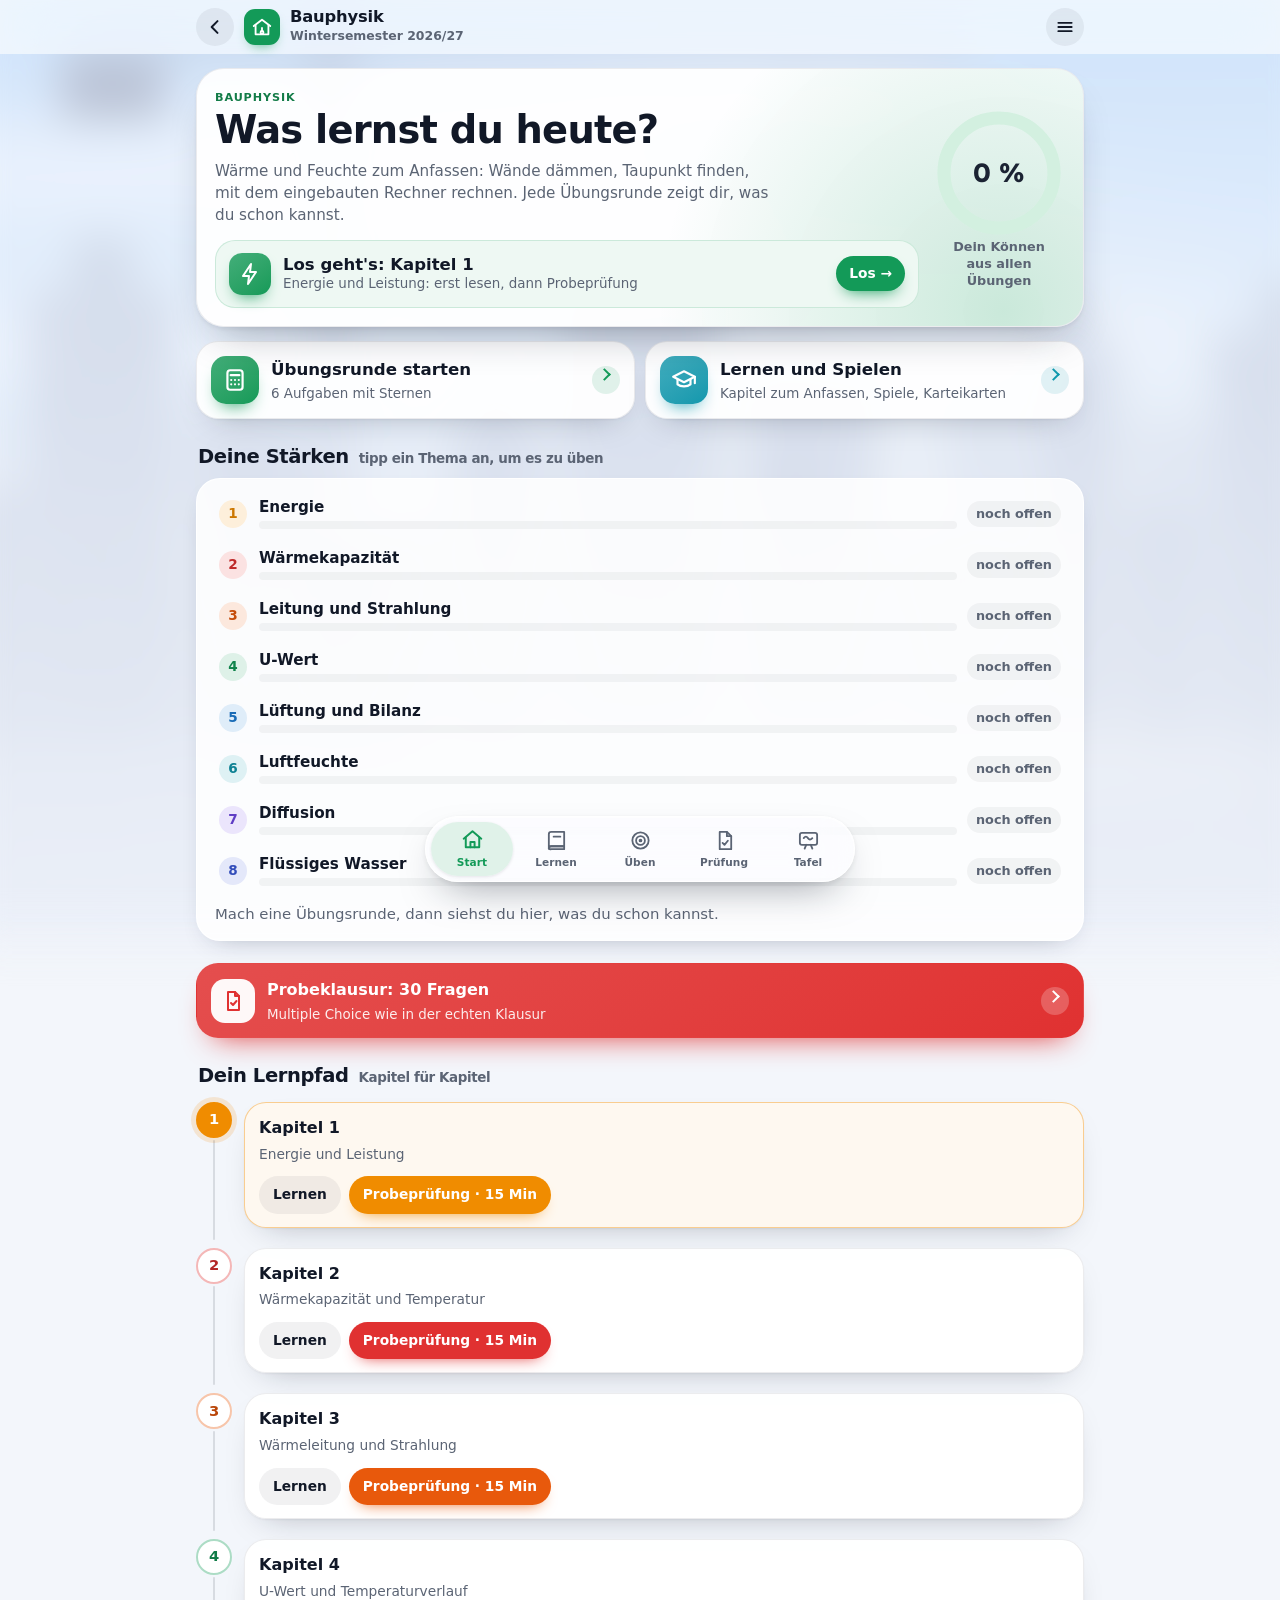
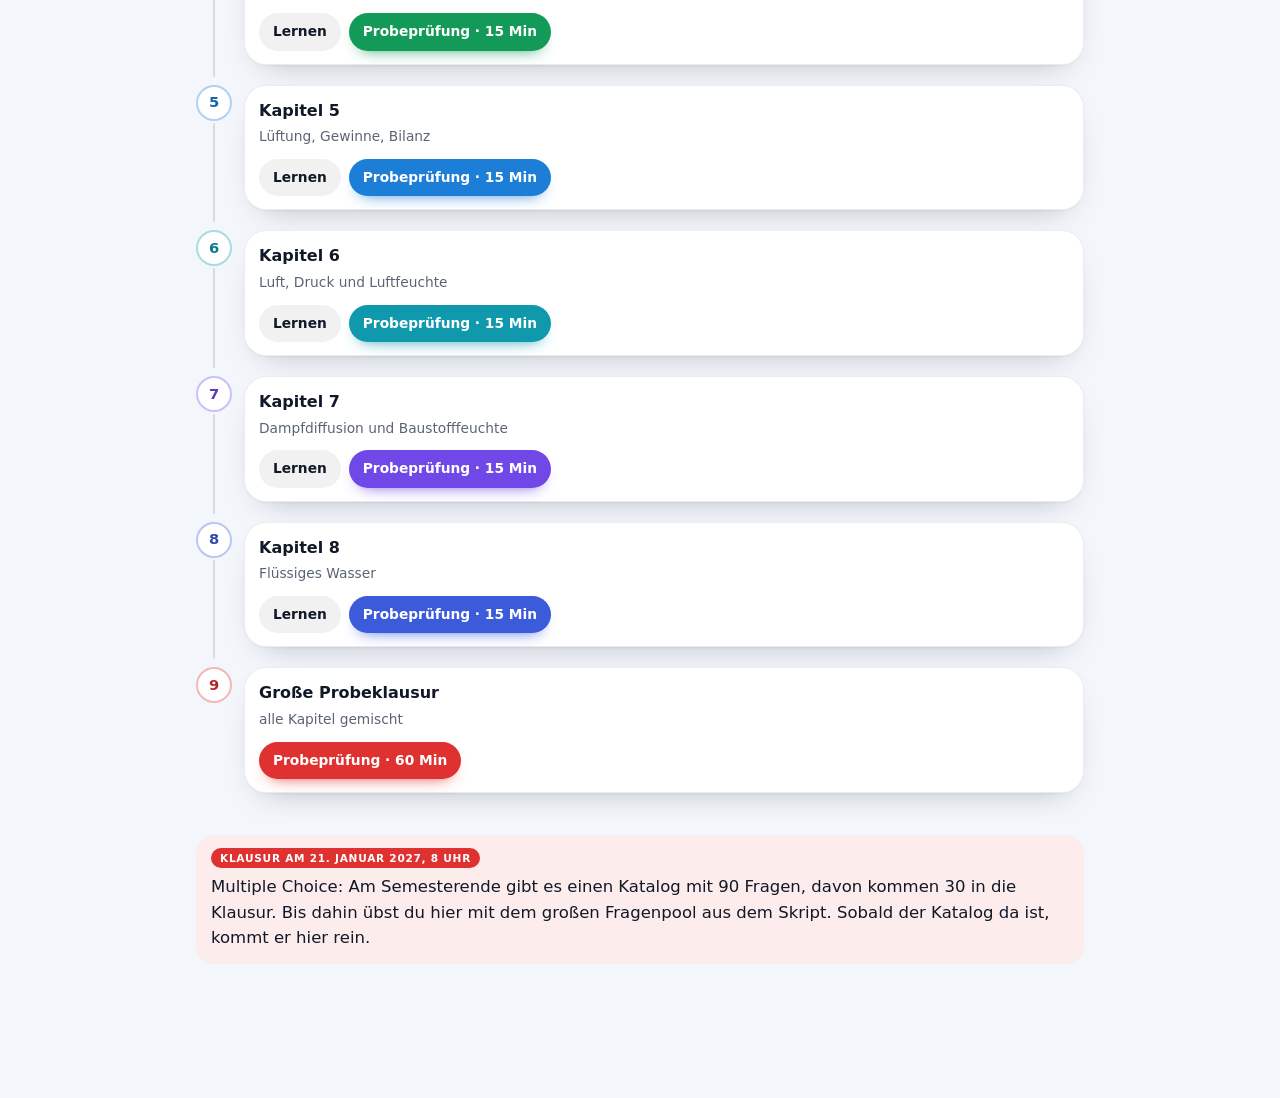
<file: modul-bauphysik.html>
<!doctype html>
<html lang="de">
<head>
<meta charset="utf-8">
<meta name="viewport" content="width=device-width, initial-scale=1, maximum-scale=1, user-scalable=no, viewport-fit=cover">
<title>Bauphysik</title>
<meta name="claude:viewport-fit-sides" content="cover">
<link rel="preconnect" href="https://fonts.googleapis.com">
<link rel="stylesheet" href="https://fonts.googleapis.com/css2?family=Lexend:wght@500;600;700&family=Nunito+Sans:ital,opsz,wght@0,6..12,400;0,6..12,600;0,6..12,700;0,6..12,800;1,6..12,400&family=JetBrains+Mono:wght@400;600&display=swap">
<script>/*BW-GLAS-THEMA*/(function(){var sy=0,sx=0;function sc(t){for(;t&&t!==document.body&&t!==document.documentElement;t=t.parentElement){if(t.nodeType!==1)continue;var o=getComputedStyle(t).overflowY;if((o==="auto"||o==="scroll")&&t.scrollHeight>t.clientHeight+1)return true}return false}document.addEventListener("touchstart",function(e){if(e.touches.length===1){sy=e.touches[0].clientY;sx=e.touches[0].clientX}},{passive:true});document.addEventListener("touchmove",function(e){if(e.touches.length!==1||sc(e.target))return;var dy=e.touches[0].clientY-sy,dx=e.touches[0].clientX-sx;if(Math.abs(dx)>Math.abs(dy))return;var se=document.scrollingElement||document.documentElement,y=se.scrollTop;if((y<=0&&dy>0)||(y+innerHeight>=se.scrollHeight-1&&dy<0))e.preventDefault()},{passive:false})})();(function(){var q=matchMedia("(prefers-color-scheme: dark)");function ap(){var t="auto";try{t=JSON.parse(localStorage.getItem("app-theme"))||"auto"}catch(e){}document.documentElement.classList.toggle("dark",t==="dark"||(t==="auto"&&q.matches))}ap();addEventListener("storage",function(e){if(!e.key||e.key==="app-theme")ap()});try{q.addEventListener("change",ap)}catch(e){}addEventListener("message",function(e){if(e.data&&e.data.bwTheme)ap();if(e.data&&typeof e.data.bwSat==="number")document.documentElement.style.setProperty("--sat",e.data.bwSat+"px")});["gesturestart","gesturechange"].forEach(function(t){document.addEventListener(t,function(e){e.preventDefault()},{passive:false})});document.addEventListener("touchmove",function(e){if(e.touches&&e.touches.length>1)e.preventDefault()},{passive:false})})();addEventListener("DOMContentLoaded",function(){var n=document.getElementById("tabs"),b=document.getElementById("menubtn"),h=document.querySelector("header.appbar");if(!n||!b||!h)return;var d=document.createElement("div");d.className="tabs-h";d.innerHTML='<b>Menü</b><button type="button" aria-label="Menü schließen"><svg viewBox="0 0 24 24"><path d="M6 6l12 12M18 6L6 18"/></svg></button>';n.insertBefore(d,n.firstChild);d.querySelector("button").onclick=function(){b.click()};var o=document.createElement("div");o.id="mov";h.appendChild(o);o.onclick=function(){b.click()};new MutationObserver(function(){var on=n.classList.contains("open");document.documentElement.style.overflow=on?"hidden":"";if(on)n.scrollTop=0}).observe(n,{attributes:true,attributeFilter:["class"]})});</script>
<style>
/* Layout: Lern-App – helle Kacheln je Thema mit eigener Farbe, eine Lesespalte, Zeichnungen statt Textwüsten.
   Bewusst nur helles Design (Wunsch: weißer Hintergrund). Soll = Blau, Haben = Orange zieht sich durch alles. */
:root{
  color-scheme:light;
  --bg:#ffffff; --bg2:#f4f7fc; --ink:#1b2333; --muted:#5d6779; --line:#e2e8f1;
  --brand:#3b5bdb; --soll:#2563eb; --soll-soft:#e3edff; --haben:#e8590c; --haben-soft:#ffeadb;
  --good:#15803d; --good-soft:#dcf5e4; --bad:#dc2626; --bad-soft:#fde4e4; --warn-soft:#fff3bf;
  --c-home:#3b5bdb; --c-gk:#ff7a1a; --c-00:#64748b; --c-01:#0ea5e9; --c-02:#e5484d; --c-03:#22a35a; --c-04:#2f6feb; --c-05:#0d9488;
  --c-karten:#f59e0b; --c-quiz:#9333ea; --c-uebungen:#db2777; --c-trainer:#4f46e5; --c-formeln:#a16207; --c-spiele:#e11d74; --c-GK:#ff7a1a;
  --f-display:"Lexend","Segoe UI",system-ui,sans-serif;
  --f-body:"Nunito Sans","Segoe UI",system-ui,sans-serif;
  --f-mono:"JetBrains Mono",ui-monospace,"SF Mono",Menlo,monospace;
  --c:var(--brand);
}
*{box-sizing:border-box}
html{background:var(--bg)}
body{background:var(--bg);color:var(--ink);font-family:var(--f-body);font-size:17px;line-height:1.6;margin:0}
body::before{content:"";position:fixed;inset:0 0 auto;height:env(safe-area-inset-top,0px);z-index:10;background:var(--bg)}
.wrap{max-width:920px;margin:0 auto;padding-left:max(16px,env(safe-area-inset-left,0px));padding-right:max(16px,env(safe-area-inset-right,0px))}
h1,h2,h3{font-family:var(--f-display);text-wrap:balance;line-height:1.2;margin:0;letter-spacing:-.01em}
h1{font-size:clamp(1.9rem,5vw,2.7rem);font-weight:700}
h2{font-size:1.5rem;font-weight:700;margin-top:.4rem}
h3{font-size:1.15rem;font-weight:600;margin-top:1.8rem;margin-bottom:.5rem}
p{margin:.55rem 0}
ul,ol{margin:.5rem 0;padding-left:1.3rem}
li{margin:.25rem 0}
.mono,.num{font-family:var(--f-mono);font-variant-numeric:tabular-nums}
.eyebrow{font-size:.75rem;text-transform:uppercase;letter-spacing:.09em;color:var(--muted);font-weight:800}
a{color:var(--c)}
button,select,input{font:inherit;color:inherit}
:focus-visible{outline:3px solid var(--c);outline-offset:2px}
.muted{color:var(--muted)}
.small{font-size:.9rem}

/* Themenfarben */
[data-view="start"]{--c:var(--c-home)} [data-view="grundkurs"]{--c:var(--c-gk)} [data-view="karten"]{--c:var(--c-karten)}
[data-view="quiz"]{--c:var(--c-quiz)} [data-view="uebungen"]{--c:var(--c-uebungen)} [data-view="trainer"]{--c:var(--c-trainer)}
[data-view="formeln"]{--c:var(--c-formeln)} [data-view="spiele"]{--c:var(--c-spiele)}
article[data-ch="00"]{--c:var(--c-00)} article[data-ch="01"]{--c:var(--c-01)} article[data-ch="02"]{--c:var(--c-02)}
article[data-ch="03"]{--c:var(--c-03)} article[data-ch="04"]{--c:var(--c-04)} article[data-ch="05"]{--c:var(--c-05)}

/* App-Leiste */
header.appbar{position:sticky;top:env(safe-area-inset-top,0px);z-index:9;background:var(--bg);box-shadow:0 1px 0 var(--line),0 6px 18px -14px rgba(27,35,51,.35)}
.bar{display:flex;align-items:center;gap:12px;padding-block:10px 4px}
.brand{display:flex;align-items:center;gap:10px;text-decoration:none;color:var(--ink);min-width:0}
.brand .logo{width:38px;height:38px;border-radius:12px;background:var(--brand);color:#fff;display:grid;place-items:center;flex:none}
.brand .logo svg{width:22px;height:22px}
.brand b{font-family:var(--f-display);font-size:1.05rem;display:block;line-height:1.1}
.brand small{color:var(--muted);font-size:.78rem;display:block}
/* Menü zum Aufklappen statt Leiste */
.brand small{font-size:.88rem!important;font-weight:600}
.menubtn{margin-left:auto;flex:none;display:flex;align-items:center;gap:8px;border:1.5px solid var(--line);background:#fff;border-radius:14px;padding:7px 10px 7px 12px;font-weight:800;font-size:.92rem;cursor:pointer;color:var(--ink)}
.menubtn svg{width:20px;height:20px;fill:none;stroke:currentColor;stroke-width:2.2;stroke-linecap:round}
.menubtn[aria-expanded="true"]{border-color:var(--brand);background:#eef2ff}
@media (max-width:400px){#menucur{display:none}}
nav.tabs{display:none;border-top:1px solid var(--line)}
nav.tabs.open{display:block}
nav.tabs .tabrow{display:grid;grid-template-columns:repeat(auto-fill,minmax(150px,1fr));gap:8px;padding-block:12px 14px}
nav.tabs a{padding:9px 12px 9px 9px!important;border-radius:14px!important;font-size:.95rem!important}
header .bar{padding-block:10px!important}
nav.tabs .tabrow::-webkit-scrollbar{display:none}
nav.tabs a{--c:var(--tc);display:flex;align-items:center;gap:6px;padding:6px 12px 6px 7px;border-radius:999px;text-decoration:none;color:var(--ink);font-weight:700;font-size:.9rem;white-space:nowrap;background:var(--bg2);border:1.5px solid transparent}
nav.tabs a .ti{width:24px;height:24px;border-radius:8px;background:var(--tc);color:#fff;display:grid;place-items:center}
nav.tabs a .ti svg{width:15px;height:15px}
nav.tabs a:hover{border-color:color-mix(in srgb,var(--tc) 40%,#fff)}
nav.tabs a[aria-current="page"]{background:color-mix(in srgb,var(--tc) 14%,#fff);border-color:var(--tc)}
main .wrap{padding-block:24px 72px}
svg.i{width:1em;height:1em;fill:none;stroke:currentColor;stroke-width:2;stroke-linecap:round;stroke-linejoin:round}
.ico svg,.ti svg,.logo svg,.fi svg,.vhero .ico svg{fill:none;stroke:currentColor;stroke-width:2;stroke-linecap:round;stroke-linejoin:round}

/* Ansicht-Kopf */
.vhero{display:flex;align-items:center;gap:16px;background:color-mix(in srgb,var(--c) 10%,#fff);border-radius:24px;padding:18px 20px;margin-bottom:20px}
.vhero .ico{width:60px;height:60px;border-radius:18px;background:var(--c);color:#fff;display:grid;place-items:center;flex:none;box-shadow:0 6px 14px -8px var(--c)}
.vhero .ico svg{width:32px;height:32px}
.vhero h2{margin:2px 0 0}
.vhero .eyebrow{color:color-mix(in srgb,var(--c) 75%,#000)}
.vhero > div{min-width:0}

/* Startseite */
.hero{display:grid;grid-template-columns:1fr auto;gap:20px;align-items:center;background:linear-gradient(135deg,#eef3ff 0%,#fff4ea 100%);border-radius:28px;padding:24px}
.hero > div{min-width:0}
.hero p{color:var(--muted);max-width:58ch}
.ring{width:132px;text-align:center}
.ring svg{width:132px;height:132px;display:block}
.ring small{display:block;color:var(--muted);font-size:.82rem;font-weight:700}
.continue{display:flex;align-items:center;gap:12px;margin-top:14px;background:#fff;border-radius:18px;padding:12px 14px;text-decoration:none;color:var(--ink);box-shadow:0 2px 0 #e6e9f2;max-width:460px;border:1.5px solid #e6e9f2}
.continue .ico{width:42px;height:42px;border-radius:13px;background:var(--c-gk);color:#fff;display:grid;place-items:center;flex:none}
.continue .ico svg{width:24px;height:24px}
.continue b{display:block;font-family:var(--f-display);font-weight:600}
.continue small{color:var(--muted)}
.continue .go{margin-left:auto;font-weight:800;color:var(--c-gk);white-space:nowrap}
@media (max-width:560px){.hero{grid-template-columns:1fr;padding:20px}.ring{display:flex;align-items:center;gap:12px;width:auto;text-align:left}.ring svg{width:76px;height:76px}}
.grp-h{font-size:1.15rem;margin:30px 0 12px;display:flex;align-items:baseline;gap:10px}
.grp-h small{font-family:var(--f-body);font-weight:600;color:var(--muted);font-size:.9rem}
.tiles{display:grid;grid-template-columns:repeat(auto-fill,minmax(150px,1fr));gap:12px}
.tile{--c:var(--tc);display:flex;flex-direction:column;gap:10px;text-decoration:none;color:var(--ink);background:#fff;border:1.5px solid color-mix(in srgb,var(--tc) 24%,#fff);border-radius:22px;padding:14px;box-shadow:0 3px 0 color-mix(in srgb,var(--tc) 22%,#fff);transition:transform .12s, box-shadow .12s;min-width:0;position:relative}
.tile:hover{transform:translateY(-2px);box-shadow:0 6px 0 color-mix(in srgb,var(--tc) 30%,#fff)}
.tile:active{transform:translateY(1px);box-shadow:0 1px 0 color-mix(in srgb,var(--tc) 30%,#fff)}
.tile .ico{width:54px;height:54px;border-radius:17px;background:var(--tc);color:#fff;display:grid;place-items:center}
.tile .ico svg{width:30px;height:30px}
.tile small{display:block;font-size:.72rem;text-transform:uppercase;letter-spacing:.08em;font-weight:800;color:color-mix(in srgb,var(--tc) 80%,#000)}
.tile b{display:block;font-family:var(--f-display);font-weight:600;font-size:1rem;line-height:1.25}
.tile .meta{font-size:.82rem;color:var(--muted);margin-top:auto}
.tile .bar{height:6px;border-radius:3px;background:color-mix(in srgb,var(--tc) 15%,#fff);overflow:hidden}
.tile .bar i{display:block;height:100%;background:var(--tc);width:0;transition:width .4s}
.tile .done{position:absolute;top:12px;right:12px;width:24px;height:24px;border-radius:50%;background:var(--good);color:#fff;display:grid;place-items:center}
.tile .done svg{width:14px;height:14px;fill:none;stroke:currentColor;stroke-width:3}
.tile.wide{grid-column:span 2}
@media (max-width:380px){.tile.wide{grid-column:auto}}
.tile .new{position:absolute;top:12px;right:12px;font-size:.68rem;font-weight:800;background:var(--tc);color:#fff;border-radius:999px;padding:2px 8px;letter-spacing:.05em}

/* Fließbilder (HTML) */
.flow{display:flex;align-items:stretch;gap:4px;margin:16px 0}
.fs{--c:var(--fc);flex:1 1 0;min-width:0;background:color-mix(in srgb,var(--fc) 10%,#fff);border-radius:18px;padding:14px 12px;text-align:center;position:relative}
.fs .fi{width:48px;height:48px;border-radius:15px;background:var(--fc);color:#fff;display:grid;place-items:center;margin:0 auto 8px}
.fs .fi svg{width:26px;height:26px}
.fs b{display:block;font-family:var(--f-display);font-weight:600;line-height:1.25}
.fs .t{display:block;font-size:.86rem;color:var(--muted);line-height:1.35;margin-top:2px}
.fs .here{position:absolute;top:-9px;left:50%;transform:translateX(-50%);background:var(--fc);color:#fff;font-size:.68rem;font-weight:800;border-radius:999px;padding:1px 8px;white-space:nowrap}
.fa{flex:0 0 22px;align-self:center;color:#9aa6b8;display:grid;place-items:center}
.fa svg{width:22px;height:22px;fill:none;stroke:currentColor;stroke-width:2.5;stroke-linecap:round;stroke-linejoin:round}
@media (max-width:640px){.flow{flex-direction:column;gap:2px}.fa{transform:rotate(90deg);height:22px}.fs{display:grid;grid-template-columns:48px 1fr;column-gap:12px;text-align:left;align-items:center}.fs .fi{margin:0;grid-row:span 2}.fs .here{left:auto;right:10px;transform:none}}

/* Zeichnungen (SVG) */
.ill{margin:18px 0;background:var(--bg2);border-radius:20px;padding:16px 12px 12px;overflow-x:auto}
.ill svg{display:block;width:100%;height:auto;margin:0 auto}
.ill svg text{font-family:var(--f-body)}
.ill figcaption{font-size:.88rem;color:var(--muted);text-align:center;margin:8px auto 0;max-width:60ch;line-height:1.4}
.ill .pair{display:grid;grid-template-columns:repeat(auto-fit,minmax(260px,1fr));gap:12px}

.chapnav{display:flex;flex-wrap:wrap;gap:6px;margin-bottom:20px}
.chip{--c:var(--cc,var(--brand));border:1.5px solid color-mix(in srgb,var(--c) 30%,#fff);background:#fff;border-radius:999px;padding:5px 13px;cursor:pointer;font-size:.9rem;font-weight:700;color:var(--ink)}
.chip:hover{background:color-mix(in srgb,var(--c) 8%,#fff)}
.chip[aria-pressed="true"]{background:var(--c);border-color:var(--c);color:#fff}
.chip .n{font-family:var(--f-mono);font-size:.78rem;margin-right:5px;opacity:.8}

.merke{background:color-mix(in srgb,var(--c) 9%,#fff);border:1.5px solid color-mix(in srgb,var(--c) 25%,#fff);padding:12px 16px;border-radius:16px;margin:16px 0}
.merke b:first-child{display:table;font-size:.72rem;text-transform:uppercase;letter-spacing:.08em;color:#fff;background:var(--c);border-radius:999px;padding:1px 10px;margin-bottom:6px}
.merke b:first-child + *{margin-top:0}
.bsp{border:1.5px dashed #cdd5e1;padding:12px 16px;border-radius:16px;margin:16px 0;background:#fff}
.bsp > b:first-child{display:block;font-size:.72rem;text-transform:uppercase;letter-spacing:.08em;color:var(--muted);margin-bottom:4px;font-weight:800}

.tbl{overflow-x:auto;margin:14px 0;border:1.5px solid var(--line);border-radius:14px;background:#fff}
table{border-collapse:collapse;width:100%;font-size:.95rem}
th,td{padding:8px 11px;border-bottom:1px solid var(--line);text-align:left;vertical-align:top}
th{font-weight:800;background:color-mix(in srgb,var(--c) 8%,#fff)}
tr:last-child td{border-bottom:none}
td.r,th.r{text-align:right;font-family:var(--f-mono);font-variant-numeric:tabular-nums;white-space:nowrap}
tr.sum td{font-weight:800;border-top:2px solid var(--ink)}
tr.sub td{font-weight:800;background:var(--bg2)}

/* Bilanz in Kontenform */
.bilanz{display:grid;grid-template-columns:1fr 1fr;border:1.5px solid var(--line);border-radius:14px;background:#fff;overflow:hidden;margin:14px 0;font-size:.92rem}
.bilanz > div{min-width:0}
.bilanz .side + .side{border-left:2px solid var(--ink)}
.bilanz .hd{display:flex;justify-content:space-between;gap:8px;padding:7px 11px;border-bottom:2px solid var(--ink);font-weight:700;font-family:var(--f-display);background:var(--soll-soft);color:var(--soll)}
.bilanz .side + .side .hd{background:var(--haben-soft);color:var(--haben)}
.bilanz .row{display:flex;justify-content:space-between;gap:8px;padding:3px 11px}
.bilanz .row span:last-child{font-family:var(--f-mono);font-variant-numeric:tabular-nums;white-space:nowrap}
.bilanz .grp{font-weight:800;padding:7px 11px 0}
.bilanz .tot{border-top:2px solid var(--ink);font-weight:800;margin-top:6px;padding-block:5px}
@media (max-width:560px){.bilanz{grid-template-columns:1fr}.bilanz .side + .side{border-left:none;border-top:2px solid var(--ink)}}

/* T-Konto */
.tgrid{display:grid;grid-template-columns:repeat(auto-fill,minmax(250px,1fr));gap:14px;margin:12px 0}
.tk{font-size:.86rem;min-width:0;background:#fff;border-radius:12px;padding:8px 8px 6px;border:1.5px solid var(--line)}
.tk .name{display:flex;justify-content:space-between;border-bottom:2px solid var(--ink);padding:0 2px 3px;font-weight:700}
.tk .name span:first-child{color:var(--soll)} .tk .name span:last-child{color:var(--haben)}
.tk .body{display:grid;grid-template-columns:1fr 1fr}
.tk .body > div{padding:4px 6px;min-width:0}
.tk .body > div:first-child{border-right:2px solid var(--ink)}
.tk .e{display:flex;justify-content:space-between;gap:6px;border-radius:4px}
.tk .e span:last-child{font-family:var(--f-mono);font-variant-numeric:tabular-nums;white-space:nowrap}
.tk .e.sb{color:var(--soll);font-weight:700;background:var(--warn-soft)}
.tk .foot{display:grid;grid-template-columns:1fr 1fr;border-top:1px solid var(--ink)}
.tk .foot div{text-align:right;padding:2px 6px;font-family:var(--f-mono);font-weight:600;border-bottom:3px double var(--ink)}

details.loes{border:1.5px solid var(--line);border-radius:14px;background:#fff;margin:10px 0}
details.loes summary{cursor:pointer;padding:10px 14px;font-weight:700;color:color-mix(in srgb,var(--c) 85%,#000);list-style:none}
details.loes summary::-webkit-details-marker{display:none}
details.loes summary::before{content:"▸ ";display:inline-block;transition:transform .15s}
details.loes[open] summary::before{transform:rotate(90deg)}
details.loes .in{padding:0 14px 12px;border-top:1px solid var(--line)}

.task{background:#fff;border:1.5px solid var(--line);border-radius:20px;padding:18px 20px;margin:18px 0;box-shadow:0 3px 0 #eef1f6}
.task h3{margin-top:0}
.tag{display:inline-block;font-size:.72rem;font-weight:800;letter-spacing:.05em;text-transform:uppercase;padding:2px 9px;border-radius:999px;background:color-mix(in srgb,var(--c) 14%,#fff);color:color-mix(in srgb,var(--c) 85%,#000);margin-right:6px}

.btn{border:none;background:var(--c);color:#fff;border-radius:14px;padding:10px 18px;cursor:pointer;font-weight:800;box-shadow:0 3px 0 color-mix(in srgb,var(--c) 70%,#000);transition:transform .08s}
.btn:active{transform:translateY(2px);box-shadow:0 1px 0 color-mix(in srgb,var(--c) 70%,#000)}
.btn.ghost{background:#fff;color:color-mix(in srgb,var(--c) 85%,#000);box-shadow:0 3px 0 color-mix(in srgb,var(--c) 30%,#fff);border:1.5px solid color-mix(in srgb,var(--c) 35%,#fff)}
.btn:disabled{opacity:.45;cursor:default}
.row-btns{display:flex;flex-wrap:wrap;gap:10px;margin-top:14px}
select,input[type="text"],input[type="number"]{background:#fff;border:1.5px solid #cfd7e3;border-radius:10px;padding:7px 9px;max-width:100%}
.fb{margin-top:10px;padding:10px 14px;border-radius:14px}
.fb.ok{background:var(--good-soft);color:var(--ink);border:1.5px solid color-mix(in srgb,var(--good) 35%,#fff)}
.fb.no{background:var(--bad-soft);color:var(--ink);border:1.5px solid color-mix(in srgb,var(--bad) 30%,#fff)}
.ok-t{color:var(--good);font-weight:800}.no-t{color:var(--bad);font-weight:800}

/* Karteikarten */
.fc-bar{display:flex;flex-wrap:wrap;gap:10px;align-items:center;justify-content:space-between;margin-bottom:14px}
.card{perspective:1200px;cursor:pointer;margin:0 auto;max-width:620px}
.card .inner{position:relative;min-height:280px;transition:transform .45s;transform-style:preserve-3d}
.card.flip .inner{transform:rotateY(180deg)}
.card .face{position:absolute;inset:0;backface-visibility:hidden;-webkit-backface-visibility:hidden;border-radius:24px;background:#fff;padding:24px 26px;display:flex;flex-direction:column;justify-content:center;overflow:auto;border:2px solid color-mix(in srgb,var(--c) 30%,#fff);box-shadow:0 5px 0 color-mix(in srgb,var(--c) 30%,#fff)}
.card .face.front{background:linear-gradient(160deg,color-mix(in srgb,var(--c) 16%,#fff),#fff 70%)}
.card .face.back{transform:rotateY(180deg);justify-content:flex-start}
.card .front .q{font-family:var(--f-display);font-size:1.45rem;font-weight:600;text-align:center;text-wrap:balance}
.card .hint{position:absolute;bottom:12px;left:0;right:0;text-align:center;font-size:.8rem;color:var(--muted)}
.card .lbl{position:absolute;top:12px;left:16px;font-size:.75rem;color:var(--muted);font-family:var(--f-mono)}
.fc-meta{text-align:center;color:var(--muted);font-size:.9rem;margin-top:10px}
.progress{height:10px;background:color-mix(in srgb,var(--c) 14%,#fff);border-radius:5px;overflow:hidden;margin-top:6px}
.progress span{display:block;height:100%;background:var(--c);border-radius:5px;transition:width .3s}

/* Quiz */
.opts{display:grid;gap:9px;margin-top:12px}
.opt{text-align:left;border:1.5px solid #d5dce7;background:#fff;border-radius:14px;padding:11px 15px;cursor:pointer;box-shadow:0 2px 0 #e3e8f0}
.opt:hover:not(:disabled){border-color:var(--c);background:color-mix(in srgb,var(--c) 6%,#fff)}
.opt.right{border-color:var(--good);background:var(--good-soft)}
.opt.wrong{border-color:var(--bad);background:var(--bad-soft)}
.opt:disabled{cursor:default}
.score{font-family:var(--f-mono);font-size:.95rem}

/* Trainer */
.bs-grid{display:grid;grid-template-columns:1fr auto 1fr;gap:8px;align-items:center;margin-top:12px}
.bs-grid .an{font-weight:800;color:var(--muted)}
.bs-grid label{font-size:.75rem;color:var(--muted);display:block;text-transform:uppercase;letter-spacing:.06em;font-weight:800}
.bs-grid > div:first-child label{color:var(--soll)} .bs-grid > div:last-child label{color:var(--haben)}
.bs-grid select{width:100%}
@media (max-width:520px){.bs-grid{grid-template-columns:1fr}.bs-grid .an{text-align:center}}
.field{display:flex;flex-direction:column;gap:3px;margin-top:10px}
.field label{font-size:.75rem;color:var(--muted);text-transform:uppercase;letter-spacing:.06em;font-weight:800}

.cls-row{display:grid;grid-template-columns:2.2rem 1fr minmax(0,13rem);gap:8px;align-items:center;padding:7px 0;border-bottom:1px solid var(--line)}
.cls-row:last-child{border-bottom:none}
.cls-row .nr{font-family:var(--f-mono);color:var(--muted)}
.cls-row .val{font-family:var(--f-mono);font-size:.85rem;color:var(--muted);white-space:nowrap}
.cls-row.ok select{border-color:var(--good);background:var(--good-soft)}
.cls-row.no select{border-color:var(--bad);background:var(--bad-soft)}
.cls-row .why{grid-column:2 / -1;font-size:.88rem;color:var(--muted)}
@media (max-width:560px){.cls-row{grid-template-columns:2rem 1fr}.cls-row select{grid-column:2}}

.steps{counter-reset:s;list-style:none;padding:0}
.steps li{counter-increment:s;display:grid;grid-template-columns:2.2rem 1fr;gap:8px;margin:8px 0;align-items:start}
.steps li::before{content:counter(s);width:1.8rem;height:1.8rem;border-radius:50%;background:color-mix(in srgb,var(--c) 14%,#fff);color:color-mix(in srgb,var(--c) 85%,#000);display:grid;place-items:center;font-weight:800;font-size:.9rem}
.gk-nav{display:flex;flex-wrap:wrap;gap:7px;margin:4px 0 6px}
.gk-nav button{width:2.5rem;height:2.5rem;border-radius:14px;border:1.5px solid color-mix(in srgb,var(--c) 30%,#fff);background:#fff;cursor:pointer;font-family:var(--f-display);font-weight:600;box-shadow:0 2px 0 color-mix(in srgb,var(--c) 22%,#fff)}
.gk-nav button.done{background:var(--good-soft);border-color:var(--good);color:var(--good)}
.gk-nav button[aria-current="step"]{background:var(--c);border-color:var(--c);color:#fff}
.lesson{background:#fff;border:1.5px solid color-mix(in srgb,var(--c) 22%,#fff);border-radius:24px;padding:22px 24px;margin-top:14px;box-shadow:0 4px 0 color-mix(in srgb,var(--c) 15%,#fff)}
.lesson .lh{font-size:1.45rem;margin-top:.25rem}
.lesson > .eyebrow{color:color-mix(in srgb,var(--c) 80%,#000)}
@media (max-width:560px){.lesson{padding:18px 16px}}
.mc{background:color-mix(in srgb,var(--c-quiz) 6%,#fff);border-radius:18px;margin-top:20px;padding:14px 16px;--c:var(--c-quiz)}
.mc .mq{font-weight:800}
.stepper{border:1.5px solid var(--line);border-radius:18px;padding:16px;background:var(--bg2);margin:14px 0}
.stepper .st-text{min-height:3.2em;margin-bottom:10px}
.stepper .tk{max-width:420px}
.tk .e.new{background:var(--soll-soft);outline:2px solid var(--soll)}
.formula{font-family:var(--f-mono);background:#fff;border:1.5px solid var(--line);border-radius:12px;padding:9px 13px;display:block;margin:6px 0;overflow-x:auto}

/* Spiele */
.games{display:grid;grid-template-columns:repeat(auto-fill,minmax(220px,1fr));gap:12px;margin-bottom:20px}
.gpick{--c:var(--gc);text-align:left;display:flex;gap:12px;align-items:center;border:2px solid color-mix(in srgb,var(--gc) 25%,#fff);background:#fff;border-radius:20px;padding:12px 14px;cursor:pointer;box-shadow:0 3px 0 color-mix(in srgb,var(--gc) 25%,#fff)}
.gpick[aria-pressed="true"]{background:color-mix(in srgb,var(--gc) 12%,#fff);border-color:var(--gc)}
.gpick .ico{width:46px;height:46px;border-radius:14px;background:var(--gc);color:#fff;display:grid;place-items:center;flex:none}
.gpick .ico svg{width:26px;height:26px}
.gpick b{display:block;font-family:var(--f-display);font-weight:600}
.gpick small{color:var(--muted);font-size:.84rem;line-height:1.3;display:block}
.gbox{--c:var(--gc,var(--c-spiele));background:#fff;border:2px solid color-mix(in srgb,var(--c) 22%,#fff);border-radius:26px;padding:20px;box-shadow:0 5px 0 color-mix(in srgb,var(--c) 18%,#fff)}
@media (max-width:560px){.gbox{padding:16px 14px}}
.ghud{display:flex;flex-wrap:wrap;gap:8px;align-items:center;margin-bottom:14px}
.pill{background:var(--bg2);border-radius:999px;padding:4px 12px;font-weight:800;font-size:.88rem;font-variant-numeric:tabular-nums}
.pill.hot{background:color-mix(in srgb,var(--c) 15%,#fff);color:color-mix(in srgb,var(--c) 85%,#000)}
.timer{flex:1 1 120px;height:10px;border-radius:5px;background:var(--bg2);overflow:hidden;min-width:100px}
.timer i{display:block;height:100%;background:var(--c);width:100%;transition:width .2s linear}
.gcard{font-family:var(--f-display);font-weight:600;font-size:1.35rem;text-align:center;background:color-mix(in srgb,var(--c) 8%,#fff);border-radius:20px;padding:26px 14px;margin:6px 0 14px;text-wrap:balance;transition:transform .15s}
.gcard small{display:block;font-family:var(--f-body);font-weight:600;font-size:.9rem;color:var(--muted);margin-top:4px}
.gcard.pop{animation:pop .35s}
.gcard.shake{animation:shake .35s}
@keyframes pop{40%{transform:scale(1.05)}}
@keyframes shake{20%,60%{transform:translateX(-8px)}40%,80%{transform:translateX(8px)}}
.buckets{display:grid;grid-template-columns:repeat(2,1fr);gap:10px}
.buckets.four{grid-template-columns:repeat(2,1fr)}
.bucket{border:none;border-radius:18px;padding:14px 10px;cursor:pointer;font-weight:800;color:#fff;font-size:1rem;box-shadow:0 4px 0 rgba(0,0,0,.18);line-height:1.25}
.bucket small{display:block;font-weight:600;font-size:.78rem;opacity:.92}
.bucket:active{transform:translateY(2px);box-shadow:0 2px 0 rgba(0,0,0,.18)}
.gfb{min-height:2.8em;margin-top:12px;font-size:.95rem}
.gend{text-align:center;padding:10px 0}
.gend .big{font-family:var(--f-display);font-size:2.6rem;font-weight:700;color:var(--c)}
.flowgame svg{width:100%;height:auto;display:block;max-width:560px;margin:0 auto}
.flowgame .node{cursor:pointer}
.flowgame .node rect{transition:fill .15s, stroke .15s}
.flowgame .node:hover rect{stroke-width:3}
.flowgame text{font-family:var(--f-body)}
.scale-items{display:flex;flex-wrap:wrap;gap:8px;justify-content:center;margin:12px 0}
.sitem{border:1.5px solid #cfd7e3;background:#fff;border-radius:999px;padding:7px 13px;cursor:pointer;font-weight:700;font-size:.92rem;box-shadow:0 2px 0 #e3e8f0}
.sitem[aria-pressed="true"]{background:var(--c);border-color:var(--c);color:#fff}
.sitem .num{font-weight:600;opacity:.8;margin-left:4px}
.sitem:disabled{opacity:.4;cursor:default}
.side-btns{display:grid;grid-template-columns:1fr 1fr;gap:10px;margin-top:6px}
@media (prefers-reduced-motion:reduce){*{transition:none!important;animation:none!important}}

/* ---- Kurzfassung + Aufklapp-Abschnitte ---- */
.kurz{display:grid;gap:10px;margin:0 0 18px;padding:0;list-style:none}
.kurz li{display:flex;gap:12px;align-items:flex-start;background:#fff;border:1.5px solid color-mix(in srgb,var(--c) 22%,#fff);border-radius:16px;padding:12px 14px;font-weight:600;line-height:1.45}
.kurz li > span:first-child{flex:none;width:30px;height:30px;border-radius:10px;background:var(--c);color:#fff;display:grid;place-items:center;font-family:var(--f-display);font-weight:700}
.kurz li > span:last-child{min-width:0}
.kurz-h{display:flex;justify-content:space-between;align-items:center;gap:10px;margin:22px 0 10px;flex-wrap:wrap}
.kurz-h h3{margin:0}
.kurz-h button{border:1.5px solid var(--line);background:#fff;border-radius:999px;padding:6px 14px;font:inherit;font-weight:700;font-size:.85rem;cursor:pointer;color:var(--fg)}
details.sec{border:1.5px solid var(--line);border-radius:18px;background:#fff;margin:10px 0;overflow:hidden}
details.sec > summary{list-style:none;cursor:pointer;display:flex;align-items:center;gap:12px;padding:13px 16px;font-family:var(--f-display);font-weight:600;font-size:1.02rem}
details.sec > summary::-webkit-details-marker{display:none}
details.sec > summary .n{flex:none;width:28px;height:28px;border-radius:9px;background:color-mix(in srgb,var(--c) 14%,#fff);color:color-mix(in srgb,var(--c) 80%,#000);display:grid;place-items:center;font-size:.85rem;font-weight:700}
details.sec > summary .t{flex:1;min-width:0}
details.sec > summary::after{content:"";flex:none;width:9px;height:9px;border-right:2.5px solid var(--muted);border-bottom:2.5px solid var(--muted);transform:rotate(45deg);margin:0 4px 4px 0;transition:transform .15s}
details.sec[open] > summary::after{transform:rotate(-135deg);margin:4px 4px 0 0}
details.sec[open] > summary{border-bottom:1.5px solid var(--line);background:color-mix(in srgb,var(--c) 6%,#fff)}
details.sec > .in{padding:4px 16px 14px;min-width:0}
details.sec > .in > h3:first-child{display:none}
/* Lernpfad, Probeprüfungen, Alle Fragen */
:root{--c-pruef:#0b7285}
[data-view="pruefung"]{--c:var(--c-pruef)} [data-view="fragen"]{--c:var(--c-quiz)}
nav.tabs .tabrow{grid-template-columns:1fr!important;max-width:520px;gap:6px!important}
.lp{list-style:none;margin:8px 0 0;padding:0;display:grid;gap:0}
.lp-step{--ec:var(--brand);display:grid;grid-template-columns:44px 1fr;gap:14px;position:relative;padding-bottom:16px}
.lp-step:not(:last-child)::before{content:"";position:absolute;left:21px;top:44px;bottom:0;width:3px;border-radius:2px;background:#e2e8f1}
.lp-step.done:not(:last-child)::before{background:var(--good)}
.lp-n{width:44px;height:44px;border-radius:50%;display:grid;place-items:center;font-family:var(--f-display);font-weight:700;background:#fff;border:3px solid color-mix(in srgb,var(--ec) 35%,#fff);color:color-mix(in srgb,var(--ec) 80%,#000)}
.lp-step.done .lp-n{background:var(--good);border-color:var(--good);color:#fff}
.lp-step.next .lp-n{background:var(--ec);border-color:var(--ec);color:#fff;box-shadow:0 0 0 6px color-mix(in srgb,var(--ec) 18%,#fff)}
.lp-b{min-width:0;background:#fff;border:1.5px solid #e6e9f2;border-radius:18px;padding:12px 14px}
.lp-step.next .lp-b{border-color:var(--ec);background:color-mix(in srgb,var(--ec) 6%,#fff)}
.lp-b b{display:block;font-family:var(--f-display);font-weight:600}
.lp-b small{color:var(--muted)}
.lp-btns{display:flex;flex-wrap:wrap;gap:8px;margin-top:10px;align-items:center}
.lp-a{display:inline-block;text-decoration:none;font-weight:800;font-size:.88rem;border-radius:999px;padding:6px 13px;background:var(--bg2);color:var(--ink);border:1.5px solid #e2e8f1}
.lp-a.ex{background:var(--ec);border-color:var(--ec);color:#fff}
.lp-r{font-size:.82rem;font-weight:800;color:var(--muted)}
.lp-step.done .lp-r{color:var(--good)}
.exlist{display:grid;gap:10px}
.excard{--ec:var(--brand);display:grid;grid-template-columns:48px 1fr auto;gap:14px;align-items:center;background:#fff;border:1.5px solid color-mix(in srgb,var(--ec) 25%,#fff);border-radius:20px;padding:14px;box-shadow:0 3px 0 color-mix(in srgb,var(--ec) 18%,#fff)}
.excard.big{background:color-mix(in srgb,var(--ec) 7%,#fff)}
.excard>div{min-width:0}
.exn{width:48px;height:48px;border-radius:15px;background:var(--ec);color:#fff;display:grid;place-items:center;font-family:var(--f-display);font-weight:700}
.excard b{display:block;font-family:var(--f-display);font-weight:600;line-height:1.25}
.excard small{display:block;color:var(--muted);font-size:.84rem}
.exst{display:inline-block;margin-top:5px;font-size:.8rem;font-weight:800;border-radius:999px;padding:2px 10px;background:var(--bg2);color:var(--muted)}
.exst.ok{background:var(--good-soft);color:var(--good)}
@media (max-width:520px){.excard{grid-template-columns:44px 1fr}.excard .btn{grid-column:1/-1}.exn{width:44px;height:44px}}
.exhud{display:flex;flex-wrap:wrap;gap:8px;align-items:center;margin-bottom:10px}
.exhud b{font-family:var(--f-display);font-weight:600;margin-right:auto}
.exhud .pill{--pc:var(--muted);background:var(--bg2);border-radius:999px;padding:4px 11px;font-size:.84rem;font-weight:800;color:color-mix(in srgb,var(--pc) 85%,#000)}
.exhud .pill.time{background:color-mix(in srgb,var(--ec) 12%,#fff)}
.exdots{display:flex;gap:4px;margin-bottom:12px}
.exdots i{flex:1;height:6px;border-radius:3px;background:#e2e8f1}
.exdots i.d{background:color-mix(in srgb,var(--ec) 55%,#fff)} .exdots i.c{background:var(--ec)}
.qcard .mq{font-weight:700;font-size:1.05rem}
.qcase{display:block;font-weight:600;margin-top:6px;background:var(--bg2);border-radius:12px;padding:10px 12px}
.qdef{display:block;font-weight:600;margin-top:8px;border-left:4px solid var(--c);padding:4px 0 4px 12px;color:var(--ink)}
.qimg{display:block;width:100%;max-width:420px;margin:10px 0}
.qlist{display:grid;grid-template-columns:repeat(auto-fill,minmax(210px,1fr));gap:6px;margin:10px 0}
.qlist span{display:flex;justify-content:space-between;gap:10px;background:var(--bg2);border-radius:10px;padding:6px 10px;font-size:.9rem}
.qlist b{font-family:var(--f-mono);font-weight:600;white-space:nowrap}
.opt[aria-pressed="true"]{border-color:var(--c);background:color-mix(in srgb,var(--c) 12%,#fff);box-shadow:0 0 0 2px var(--c)}
.bs-s{color:var(--soll);font-weight:800}.bs-h{color:var(--haben);font-weight:800}
.tminis{display:flex;flex-wrap:wrap;gap:12px;margin-top:10px}
.tm{min-width:150px;flex:1;max-width:220px}
.tm-h{text-align:center;font-weight:800;font-size:.85rem;border-bottom:2px solid var(--ink);padding-bottom:3px}
.tm-b{display:grid;grid-template-columns:1fr 1fr;min-height:30px}
.tm-b span{padding:4px 6px;font-family:var(--f-mono);font-size:.85rem}
.tm-b span:first-child{border-right:2px solid var(--ink);color:var(--soll);text-align:right}
.tm-b span:last-child{color:var(--haben)}
.exres{display:flex;gap:18px;align-items:center;border-radius:22px;padding:18px;background:var(--bad-soft)}
.exres.ok{background:var(--good-soft)}
.exres h3{margin:0 0 4px}
.exscore{flex:none;width:96px;height:96px;border-radius:50%;background:#fff;display:flex;align-items:baseline;justify-content:center;padding-top:26px;font-family:var(--f-display);font-size:2rem;font-weight:700}
.exscore small{font-size:1rem;color:var(--muted)}
.exres.ok .exscore{color:var(--good)} .exres.no .exscore{color:var(--bad)}
@media (max-width:520px){.exres{flex-direction:column;align-items:flex-start}}
.exrev{display:grid;gap:8px}
.exq{border:1.5px solid #e2e8f1;border-radius:14px;background:#fff}
.exq summary{display:flex;gap:10px;padding:10px 12px;cursor:pointer;font-weight:600;list-style:none}
.exq summary::-webkit-details-marker{display:none}
.exmark{flex:none;width:24px;height:24px;border-radius:50%;display:grid;place-items:center;color:#fff;font-size:.8rem;background:var(--good)}
.exq.no .exmark{background:var(--bad)}
.exa{padding:0 14px 12px 46px}
.excard .btn{--c:var(--ec)}
a.btn{text-decoration:none;display:inline-block}
/* Weiche Übergänge */
@keyframes vin{from{opacity:0;transform:translateY(12px)}to{opacity:1;transform:none}}
@keyframes mdrop{from{opacity:0;transform:translateY(-8px)}to{opacity:1;transform:none}}
@keyframes qin{from{opacity:0;transform:translateX(18px)}to{opacity:1;transform:none}}
section[data-view]:not([hidden]),#chapters article:not([hidden]),.lesson:not([hidden]){animation:vin .38s cubic-bezier(.2,.8,.2,1)}
nav.tabs.open .tabrow{animation:mdrop .22s ease}
nav.tabs.open .tabrow a{animation:vin .3s cubic-bezier(.2,.8,.2,1) both}
nav.tabs.open .tabrow a:nth-child(2){animation-delay:.02s}nav.tabs.open .tabrow a:nth-child(3){animation-delay:.04s}nav.tabs.open .tabrow a:nth-child(4){animation-delay:.06s}nav.tabs.open .tabrow a:nth-child(5){animation-delay:.08s}nav.tabs.open .tabrow a:nth-child(6){animation-delay:.1s}nav.tabs.open .tabrow a:nth-child(7){animation-delay:.12s}nav.tabs.open .tabrow a:nth-child(8){animation-delay:.14s}nav.tabs.open .tabrow a:nth-child(9){animation-delay:.16s}nav.tabs.open .tabrow a:nth-child(10){animation-delay:.18s}
.qcard,.exres,.exlist,#fc-card{animation:qin .32s cubic-bezier(.2,.8,.2,1)}
.lp-step{animation:vin .4s cubic-bezier(.2,.8,.2,1) both}
.lp-step:nth-child(2){animation-delay:.04s}.lp-step:nth-child(3){animation-delay:.08s}.lp-step:nth-child(4){animation-delay:.12s}.lp-step:nth-child(5){animation-delay:.16s}.lp-step:nth-child(6){animation-delay:.2s}.lp-step:nth-child(7){animation-delay:.24s}
.fb{animation:vin .3s ease}
.opt,.lp-a,.btn,.tile,.menubtn{transition:transform .12s ease,background-color .2s,border-color .2s,box-shadow .2s}
.opt:active:not(:disabled),.lp-a:active,.menubtn:active{transform:scale(.97)}
details.sec[open] > *:not(summary){animation:vin .3s ease}
@media (prefers-reduced-motion:reduce){*,*::before,*::after{animation:none!important;transition:none!important;scroll-behavior:auto!important}}
/* Prüfungs-Sperre und Verlauf */
body.exlock #menubtn,body.exlock #appback{opacity:.35;pointer-events:none}
body.exlock .brand{pointer-events:none}
.exlocknote{font-size:.84rem;font-weight:700;color:var(--muted);background:var(--bg2);border-radius:12px;padding:7px 12px;margin-bottom:10px}
.exdots i.d{background:color-mix(in srgb,var(--ec) 55%,#fff)}.exdots i.c{outline:2px solid var(--ec);outline-offset:1px}
.exhist-b{border:0;background:none;color:color-mix(in srgb,var(--ec) 85%,#000);font-weight:800;font-size:.8rem;cursor:pointer;text-decoration:underline;padding:0 0 0 6px}
.hist{margin-top:22px;background:#fff;border:1.5px solid #e6e9f2;border-radius:20px;padding:16px}
.hist h3{margin-top:0}
.hist-g{display:grid;grid-template-columns:minmax(0,1.15fr) minmax(0,1fr);gap:18px;align-items:start}
@media (max-width:640px){.hist-g{grid-template-columns:1fr}}
.hist-c svg{width:100%;height:auto;display:block}
.hpt circle{transition:r .15s}
.hist-ax{text-align:center;font-size:.75rem;color:var(--muted);margin-top:-4px}
.hist-l{list-style:none;margin:0;padding:0;display:grid;gap:6px;max-height:260px;overflow:auto}
.hist-l li{display:grid;grid-template-columns:26px minmax(0,1fr) 40px 44px 50px;gap:8px;align-items:center;font-size:.86rem;padding:6px 8px;border-radius:10px;background:var(--bg2)}
.hist-l .hn{width:24px;height:24px;border-radius:50%;display:grid;place-items:center;font-weight:800;font-size:.75rem;background:#fff;color:var(--muted)}
.hist-l li.ok .hn{background:var(--good);color:#fff}
.hist-l .hd{color:var(--muted);min-width:0;white-space:nowrap;overflow:hidden;text-overflow:ellipsis}
.hist-l .hb{height:7px;border-radius:4px;background:#e2e8f1;overflow:hidden}
.hist-l .hb i{display:block;height:100%;border-radius:4px;background:var(--bad)}
.hist-l li.ok .hb i{background:var(--good)}
.hist-l .hs{font-family:var(--f-mono);font-weight:600;text-align:right}
.hist-l .hdiff{font-size:.78rem;font-weight:800;color:var(--muted);text-align:right}
.exask{--c:var(--ec);background:color-mix(in srgb,var(--ec) 7%,#fff);border:1.5px solid color-mix(in srgb,var(--ec) 30%,#fff);border-radius:24px;padding:22px;animation:qin .32s cubic-bezier(.2,.8,.2,1)}
.exask h3{margin:12px 0 4px}.exask ul{margin:10px 0 4px}.exask p{font-weight:700}
/* Mein Verlauf */
:root{--c-verlauf:#3b5bdb}
[data-view="verlauf"]{--c:var(--c-verlauf)}
.vl-stats{display:grid;grid-template-columns:repeat(3,minmax(0,1fr));gap:10px}
.vl-stats div{background:var(--bg2);border-radius:18px;padding:14px;min-width:0}
.vl-stats b{display:block;font-family:var(--f-display);font-size:1.35rem;font-weight:600;line-height:1.2}
.vl-stats span{display:block;color:var(--muted);font-size:.84rem;font-weight:700}
.vl-sum{margin-top:12px;background:color-mix(in srgb,var(--c) 7%,#fff);border-radius:18px;padding:14px 16px}
.vl-chart{max-width:560px}
.vl-t td.num,.vl-t th{white-space:nowrap}
.vl-l{max-height:none!important}
.vl-l .hd{white-space:normal!important}

/* Zwei Wege: Lernen und Üben / Prüfungen */
.ways{display:grid;grid-template-columns:1fr 1fr;gap:12px;margin:22px 0 6px}
@media(max-width:560px){.ways{grid-template-columns:1fr}}
.way{--c:var(--wc);display:flex;align-items:center;gap:14px;text-decoration:none;color:var(--ink);background:color-mix(in srgb,var(--wc) 7%,#fff);border:2px solid color-mix(in srgb,var(--wc) 30%,#fff);border-radius:24px;padding:16px;box-shadow:0 4px 0 color-mix(in srgb,var(--wc) 25%,#fff);transition:transform .12s ease,box-shadow .2s}
.way:active{transform:translateY(2px);box-shadow:0 1px 0 color-mix(in srgb,var(--wc) 25%,#fff)}
.way .ico{width:56px;height:56px;border-radius:18px;background:var(--wc);color:#fff;display:grid;place-items:center;flex:none}
.way .ico svg{width:30px;height:30px;fill:none;stroke:currentColor;stroke-width:2;stroke-linecap:round;stroke-linejoin:round}
.way .wt{display:flex;flex-direction:column;gap:3px;min-width:0}.way .wt b{font-family:var(--f-display,inherit);font-size:1.12rem}.way .wt small{color:var(--muted);font-size:.86rem}
.way .go{margin-left:auto;font-weight:900;font-size:1.3rem;color:var(--wc)}
.way.ex{background:var(--wc);border-color:var(--wc);color:#fff;box-shadow:0 4px 0 color-mix(in srgb,var(--wc) 60%,#000)}
.way.ex .ico{background:#fff;color:var(--wc)}.way.ex .wt small,.way.ex .go{color:#fff}.way.ex .wt small{opacity:.9}
.way.small{padding:12px 14px}.way.small .ico{width:44px;height:44px;border-radius:14px}.way.small .ico svg{width:24px;height:24px}.way.small .wt b{font-size:1rem}
nav.tabs .tgh{grid-column:1/-1;font-size:.72rem;font-weight:800;letter-spacing:.06em;text-transform:uppercase;color:var(--muted);margin:8px 2px 0}
nav.tabs .tgh:first-child{margin-top:0}
.vl-link{display:inline-flex;align-items:center;gap:8px;font-weight:800;color:var(--ink);text-decoration:none;background:var(--bg2);border-radius:999px;padding:8px 14px;margin:4px 0 10px}
.vl-link svg{width:18px;height:18px;fill:none;stroke:currentColor;stroke-width:2.2;stroke-linecap:round;stroke-linejoin:round}

.later-row{margin-top:10px}.later-b{font-size:.88rem}.later-b.on{border-color:#c2255c;color:#c2255c;background:#fff0f6}

/* ===== Baustoffkunde ===== */
:root{--c-1:#3b5bdb;--c-2:#1c7ed6;--c-3:#868e96;--c-4:#c2410c;--c-5:#a16207;--c-6:#495057;--c-7:#7048e8;--c-8:#64748b;--c-9:#e8590c;--c-10:#8d5524;--c-11:#0ca678;--c-12:#1098ad;--c-13:#c92a2a;
  --c-home:#139a58;--c-gk:#139a58;--c-uebungen:#7048e8;--c-pruef:#e03131;--c-verlauf:#3b5bdb;
  --c-quiz:#e11d74;--c-karten:#0b7285;--c-formeln:#5c7cfa;--brand:#139a58}
article[data-ch="1"]{--c:var(--c-1)}article[data-ch="2"]{--c:var(--c-2)}article[data-ch="3"]{--c:var(--c-3)}article[data-ch="4"]{--c:var(--c-4)}article[data-ch="5"]{--c:var(--c-5)}article[data-ch="6"]{--c:var(--c-6)}article[data-ch="7"]{--c:var(--c-7)}article[data-ch="8"]{--c:var(--c-8)}article[data-ch="9"]{--c:var(--c-9)}article[data-ch="10"]{--c:var(--c-10)}article[data-ch="11"]{--c:var(--c-11)}article[data-ch="12"]{--c:var(--c-12)}article[data-ch="13"]{--c:var(--c-13)}

.fg{margin:16px 0;background:#fff;border:1.5px solid var(--line);border-radius:18px;padding:12px}
.fg svg{display:block;width:100%;height:auto;max-width:560px;margin:0 auto}
.fg figcaption{font-size:.86rem;color:var(--muted);margin-top:8px;text-align:center}
.fig .fg{margin:12px 0}
.qfig{margin:10px 0}.qfig .fg{margin:0;padding:8px}.qfig svg{max-width:420px}
.pair2{display:grid;grid-template-columns:1fr 1fr;gap:12px}.pair2>*{min-width:0}
@media(max-width:620px){.pair2{grid-template-columns:1fr}}
.matrix th,.matrix td{text-align:center}.matrix td:first-child,.matrix th:first-child{text-align:left;font-weight:800}
.flowbox{display:flex;flex-direction:column;gap:6px;margin:14px 0}
.fstep{background:color-mix(in srgb,var(--c,#ee7418) 9%,#fff);border:1.5px solid color-mix(in srgb,var(--c,#ee7418) 30%,#fff);border-radius:14px;padding:10px 14px}
.fstep b{display:block;font-family:var(--f-display);font-weight:600}.fstep small{color:var(--muted)}
.fop{align-self:center;font-weight:800;font-size:.86rem;color:var(--muted);padding:2px 10px;text-align:center}
.zbtree{margin:14px 0;display:flex;flex-direction:column;gap:10px}
.zb-top{align-self:center;background:var(--c,#0d9488);color:#fff;font-weight:800;border-radius:12px;padding:8px 18px}
.zb-row{display:grid;grid-template-columns:repeat(auto-fit,minmax(160px,1fr));gap:10px}
.zb-col{background:var(--bg2);border-radius:16px;padding:10px;display:flex;flex-direction:column;gap:6px;min-width:0}
.zb-h{font-weight:800;color:color-mix(in srgb,var(--c,#0d9488) 75%,#000)}
.zb-i{background:#fff;border-radius:10px;padding:6px 10px;font-size:.9rem}.zb-i small{display:block;color:var(--muted);font-size:.78rem}
.fgrid{display:grid;grid-template-columns:repeat(auto-fill,minmax(240px,1fr));gap:12px}
.fcard{background:color-mix(in srgb,var(--c) 7%,#fff);border:1.5px solid color-mix(in srgb,var(--c) 28%,#fff);border-radius:18px;padding:14px;display:flex;flex-direction:column;gap:6px;min-width:0}
.fcard b{font-family:var(--f-display);font-weight:600;color:color-mix(in srgb,var(--c) 75%,#000)}
.fcard .formula{font-family:var(--f-mono,monospace);font-size:.9rem;background:#fff;border-radius:10px;padding:6px 10px;overflow-wrap:anywhere}
.fcard small{color:var(--muted)}
.ax{border-left:5px solid var(--c)}
.ax.done{opacity:.75}
.ax-h{display:flex;align-items:center;gap:12px;margin-bottom:8px}.ax-h>div{flex:1;min-width:0}
.ax-h small{color:var(--muted);font-weight:800;font-size:.78rem}.ax-h h3{margin:0;font-size:1.05rem}
.ax-n{flex:none;width:40px;height:40px;border-radius:12px;background:var(--c);color:#fff;font-weight:800;display:grid;place-items:center}
.ax-done{flex:none;width:40px;height:40px;border-radius:12px;border:2px solid var(--line);background:#fff;color:var(--muted);display:grid;place-items:center;cursor:pointer}
.ax-done svg{width:20px;height:20px;fill:none;stroke:currentColor;stroke-width:2.6;stroke-linecap:round;stroke-linejoin:round}
.ax-done[aria-pressed="true"]{background:var(--good);border-color:var(--good);color:#fff}
.ax-q{margin-bottom:6px}
.calc{display:flex;flex-direction:column;gap:8px;background:var(--bg2);border-radius:14px;padding:12px;margin:10px 0}
.calc label{display:flex;align-items:center;gap:8px;flex-wrap:wrap}.calc label span{flex:1 1 160px;font-weight:700;font-size:.9rem}
.calc input{width:120px;font:inherit;border:1.5px solid var(--line);border-radius:10px;padding:7px 10px;background:#fff}
.calc em{font-style:normal;color:var(--muted);font-size:.85rem;min-width:24px}
.cr{width:22px;text-align:center;font-weight:900}.cr.ok{color:var(--good)}.cr.no{color:var(--bad)}
.nt textarea{width:100%;font:inherit;border:1.5px solid var(--line);border-radius:12px;padding:10px;resize:vertical;box-sizing:border-box}
.tiles>.tile{min-width:0}.tile b{hyphens:auto;-webkit-hyphens:auto;overflow-wrap:break-word}

.dcard{background:var(--bg2);border-radius:14px;padding:11px 13px;display:flex;flex-direction:column;gap:4px;min-width:0}
.dcard b{font-family:var(--f-display);font-weight:600;color:color-mix(in srgb,var(--c,#139a58) 70%,#000)}
.dcard small{color:var(--ink);font-size:.9rem;line-height:1.45}
.merke>b:first-child+*{margin-top:0}
.formula{display:block;font-family:var(--f-mono,ui-monospace,monospace);background:#fff;border:1.5px solid var(--line);border-radius:12px;padding:8px 12px;margin:10px 0;overflow-wrap:anywhere}
.fcard .formula{margin:0}
.tbl{overflow-x:auto}
.ax-h h3{line-height:1.35}

/* Lernvideos */
.vids{display:grid;grid-template-columns:repeat(auto-fill,minmax(250px,1fr));gap:14px;margin-top:10px}
.vid{display:flex;flex-direction:column;text-decoration:none;color:var(--ink);background:#fff;border:1.5px solid var(--line);border-radius:18px;overflow:hidden;transition:transform .15s,box-shadow .2s;min-width:0}
.vid:hover{transform:translateY(-2px);box-shadow:0 8px 20px -12px rgba(27,35,51,.35)}
.vid .th{position:relative;aspect-ratio:16/9;background:linear-gradient(135deg,#ff4d4d,#c4161c);display:grid;place-items:center;overflow:hidden}
.vid .th img{position:absolute;inset:0;width:100%;height:100%;object-fit:cover}
.vid .th .pl{position:relative;width:52px;height:36px;border-radius:10px;background:rgba(255,0,0,.92);display:grid;place-items:center;box-shadow:0 4px 12px rgba(0,0,0,.35)}
.vid .th .pl::after{content:"";border-left:14px solid #fff;border-top:8px solid transparent;border-bottom:8px solid transparent;margin-left:3px}
.vid .vt{padding:10px 12px 12px;display:flex;flex-direction:column;gap:4px}
.vid .vt small{font-size:.72rem;font-weight:800;letter-spacing:.05em;text-transform:uppercase;color:var(--muted)}
.vid .vt b{font-size:.95rem;line-height:1.3}
.vid .vt span{font-size:.82rem;color:var(--muted)}
@media(max-width:560px){.vids{grid-template-columns:1fr;gap:10px}.vid{flex-direction:row;align-items:stretch}.vid .th{width:132px;flex:none;aspect-ratio:auto;min-height:84px}.vid .vt{padding:9px 12px;justify-content:center}}
.vid-h{margin:22px 0 4px;font-family:var(--f-display);font-weight:600;font-size:1.05rem}

.appback{flex:none;width:38px;height:38px;border-radius:12px;border:1.5px solid var(--line);background:#fff;display:grid;place-items:center;cursor:pointer;color:var(--ink)}
.appback:hover{border-color:var(--brand);color:var(--brand)}
.appback svg{width:20px;height:20px;fill:none;stroke:currentColor;stroke-width:2.4;stroke-linecap:round;stroke-linejoin:round}
</style>
<style>/*BW-GLAS*/
:root{--f-display:-apple-system,BlinkMacSystemFont,"SF Pro Display","Segoe UI",system-ui,sans-serif;--f-body:-apple-system,BlinkMacSystemFont,"SF Pro Text","Segoe UI",system-ui,sans-serif;--bg:#5087ca}
html{background:#f3f6fb}
html.dark{filter:invert(.92) hue-rotate(180deg);background:#f3f6fb}
body{background:transparent!important;-webkit-font-smoothing:antialiased}
body::before{background:transparent!important}
#mbg{position:fixed;inset:0;z-index:-1;pointer-events:none;transform:translateZ(0);
  background:linear-gradient(180deg,rgba(255,255,255,.5),rgba(255,255,255,.42) 40%,rgba(240,244,250,.72)),url(bg-day.jpg) center 62%/cover no-repeat,#cfdcec}
html.dark #mbg{background:linear-gradient(180deg,rgba(255,255,255,.45),rgba(255,255,255,.36) 40%,rgba(255,255,255,.6)),url(bg-dusk-inv.jpg) center 62%/cover no-repeat,#ffffff}
:root{--sat:env(safe-area-inset-top,0px)}
html{touch-action:manipulation;-webkit-text-size-adjust:100%}
header.appbar{top:0!important;padding-top:var(--sat)!important;background:rgba(255,255,255,.9)!important;-webkit-backdrop-filter:blur(20px) saturate(160%);backdrop-filter:blur(20px) saturate(160%);box-shadow:none!important;border:0!important}
header.appbar::before{content:"";position:absolute;left:0;right:0;top:100%;height:22px;pointer-events:none;background:linear-gradient(180deg,rgba(255,255,255,.9),rgba(255,255,255,0))}
#mfade{position:fixed;left:0;right:0;bottom:0;height:calc(30px + env(safe-area-inset-bottom,0px));z-index:8;pointer-events:none;background:linear-gradient(180deg,rgba(255,255,255,0),rgba(255,255,255,.55));-webkit-backdrop-filter:blur(10px);backdrop-filter:blur(10px);-webkit-mask-image:linear-gradient(180deg,transparent,#000 70%);mask-image:linear-gradient(180deg,transparent,#000 70%)}
.appback{border-radius:50%!important;background:rgba(255,255,255,.75)!important;border-color:rgba(255,255,255,.9)!important;box-shadow:0 4px 12px -6px rgba(20,30,60,.35)}
.menubtn{border-radius:999px!important;background:rgba(255,255,255,.75)!important;border-color:rgba(255,255,255,.9)!important;box-shadow:0 4px 12px -6px rgba(20,30,60,.35)}
.continue,.tile,.task,.lesson,details.sec,details.loes,.tbl,.bilanz,.gbox,.gpick,.kurz li,.lp-b,.excard,.exq,.hist,.fg,.vid,.bsp{background:rgba(255,255,255,.84);border-color:rgba(255,255,255,.9);box-shadow:0 10px 28px -18px rgba(20,30,60,.45)}
.tile,.lesson,.task,.gbox,.excard,.hist,details.sec{border-radius:24px}
h1,h2,h3{letter-spacing:-.015em}
/* Menü als Fenster von unten, wie die Semesterwahl */
header.appbar:has(nav.tabs.open){-webkit-backdrop-filter:none!important;backdrop-filter:none!important;background:rgba(255,255,255,.96)!important}
#mov{display:none;position:fixed;inset:0;z-index:40;background:rgba(5,8,20,.42)}
header.appbar:has(nav.tabs.open) #mov{display:block;animation:movIn .2s ease}
nav.tabs.open{position:fixed;left:max(0px,calc(50% - 290px));right:max(0px,calc(50% - 290px));bottom:0;z-index:41;max-height:min(80vh,720px);overflow-y:auto;overscroll-behavior:contain;-webkit-overflow-scrolling:touch;border-top:0;background:rgb(250,251,255);border-radius:28px 28px 0 0;box-shadow:0 -14px 40px -16px rgba(0,0,0,.5);padding-bottom:calc(18px + env(safe-area-inset-bottom,0px));animation:navUp .34s cubic-bezier(.2,.8,.2,1)}
nav.tabs.open .tabrow{animation:none!important;padding-top:2px!important;max-width:none!important}
.tabs-h{display:none}
nav.tabs.open .tabs-h{display:flex;position:sticky;top:0;z-index:2;align-items:center;justify-content:space-between;padding:16px 20px 10px;background:rgb(250,251,255);border-bottom:1px solid transparent}
.tabs-h::before{content:"";position:absolute;top:7px;left:50%;width:38px;height:5px;margin-left:-19px;border-radius:9px;background:rgba(15,20,34,.18)}
.tabs-h b{font-family:var(--f-display);font-size:1.3rem;font-weight:800;letter-spacing:-.015em}
.tabs-h button{width:34px;height:34px;border-radius:50%;border:0;background:rgba(15,20,34,.07);display:grid;place-items:center;cursor:pointer;color:inherit}
.tabs-h svg{width:16px;height:16px;fill:none;stroke:currentColor;stroke-width:2.6;stroke-linecap:round}
@keyframes navUp{from{transform:translateY(100%)}to{transform:none}}
@keyframes movIn{from{opacity:0}to{opacity:1}}
@media (prefers-reduced-motion:reduce){nav.tabs.open,#mov{animation:none!important}}
</style>
<style>/*BP*/
:root{--c-1:#f08c00;--c-2:#e03131;--c-3:#e8590c;--c-4:#139a58;--c-5:#1c7ed6;--c-6:#1098ad;--c-7:#7048e8;--c-8:#3b5bdb;--c-home:#139a58;--c-gk:#139a58;--brand:#139a58;--c-trainer:#0b7a45;--c-spiele:#e8590c;--c-uebungen:#c2255c}
article[data-ch="1"]{--c:var(--c-1)}article[data-ch="2"]{--c:var(--c-2)}article[data-ch="3"]{--c:var(--c-3)}article[data-ch="4"]{--c:var(--c-4)}article[data-ch="5"]{--c:var(--c-5)}article[data-ch="6"]{--c:var(--c-6)}article[data-ch="7"]{--c:var(--c-7)}article[data-ch="8"]{--c:var(--c-8)}
[data-view="rechnen"]{--c:var(--c-trainer)}[data-view="spiele"]{--c:var(--c-spiele)}
svg.tmfig{width:100%;height:auto;display:block;max-width:480px;margin:0 auto;overflow:visible}
svg.tmfig.drag{overflow:hidden;touch-action:none;cursor:grab;-webkit-user-select:none;user-select:none}
.fg svg.tmfig{max-width:440px}
.game svg.tmfig{overflow:hidden}
.tmw-h{margin:22px 0 6px;font-weight:600;line-height:1.45}
.tmw-h b{display:block;font-size:.72rem;text-transform:uppercase;letter-spacing:.08em;color:color-mix(in srgb,var(--c) 85%,#000);font-weight:800;margin-bottom:2px}
.tmw{background:#fff;border:1.5px solid color-mix(in srgb,var(--c) 22%,#fff);border-radius:24px;padding:12px 14px 14px;margin:8px 0 18px;box-shadow:0 10px 28px -18px rgba(20,30,60,.45)}
.tmw .fg{border:0;padding:0;margin:0 0 6px;background:none}
.ro{display:grid;grid-template-columns:1fr 1fr;gap:8px;margin-top:10px}
.ro>div{--rc:var(--ink);background:var(--bg2);border-radius:14px;padding:8px 12px;min-width:0}
.ro small{display:block;font-size:.78rem;color:var(--muted);font-weight:700;line-height:1.3}
.ro b{font-family:var(--f-display);font-size:1.25rem;color:var(--rc);font-variant-numeric:tabular-nums;white-space:nowrap}
.tmw-note{font-size:.93rem;color:var(--muted);margin:10px 2px 0;min-height:1.4em}
.sl{display:grid;grid-template-columns:auto 1fr auto;align-items:center;gap:10px;margin-top:10px;font-weight:700;font-size:.92rem}
.sl b{font-variant-numeric:tabular-nums;min-width:4.6em;text-align:right;font-family:var(--f-display)}
.sl input[type=range]{width:100%;accent-color:var(--c);height:30px;margin:0}
.mbar{height:12px;background:var(--bg2);border-radius:999px;overflow:hidden;margin-top:10px}
.mbar span{display:block;height:100%;border-radius:999px;transition:width .15s,background .2s}
.reac{display:grid;grid-template-columns:1fr 1fr;gap:10px;margin-top:10px}
.reac>div{background:var(--bg2);border-radius:14px;padding:8px 12px;display:flex;flex-direction:column;gap:5px}
.reac small{font-weight:800;color:#1c7ed6}
.reac b{font-family:var(--f-display);font-size:1.2rem;font-variant-numeric:tabular-nums}
.rb{height:10px;background:#fff;border-radius:999px;overflow:hidden}
.rb i{display:block;height:100%;background:#1c7ed6;border-radius:999px;transition:width .15s}
ol.steps{padding-left:1.3rem}ol.steps li{margin:.45rem 0}
/* Rechentrainer */
.rt h3{margin-top:6px}
.rt-steps{list-style:none;padding:0;margin:14px 0 0;display:flex;flex-direction:column;gap:10px}
.rt-steps li{border:1.5px solid var(--line);border-radius:16px;padding:10px 12px;background:#fff;transition:background .2s,border-color .2s}
.rt-steps li.todo{opacity:.5}
.rt-steps li.cur{border-color:color-mix(in srgb,var(--c) 45%,#fff);box-shadow:0 0 0 4px color-mix(in srgb,var(--c) 10%,transparent)}
.rt-steps li.ok{background:var(--good-soft);border-color:color-mix(in srgb,var(--good) 30%,#fff)}
.rt-l{display:flex;gap:10px;align-items:center;font-weight:700}
.rt-n{flex:0 0 28px;height:28px;border-radius:50%;display:grid;place-items:center;font-size:.85rem;font-weight:800;background:color-mix(in srgb,var(--c) 14%,#fff);color:color-mix(in srgb,var(--c) 85%,#000)}
li.ok .rt-n{background:var(--good);color:#fff}
.rt-how{margin:6px 0 0 38px;font-size:.95rem;color:var(--muted)}.rt-how b{color:var(--ink)}
.rt-in{display:flex;align-items:center;gap:8px;margin:10px 0 0;flex-wrap:nowrap}
.rt-in input{flex:1 1 auto;min-width:0;font-size:1.15rem!important;font-family:var(--f-display);padding:9px 11px!important;border-radius:12px!important}
.rt-in em{font-style:normal;font-weight:700;color:var(--muted);min-width:2.2em}
.rt-in .pm{flex:0 0 44px;height:44px;border-radius:12px;border:1.5px solid var(--line);background:#fff;font-size:1.25rem;font-weight:800;cursor:pointer;color:var(--ink)}
.rt-act{display:flex;gap:8px;margin-top:8px;flex-wrap:wrap}.rt-act .btn{padding:7px 14px;font-size:.92rem}
.fb.tip{background:var(--warn-soft);border:1.5px solid #f1dc8a}
.sysl{display:flex;gap:6px;flex-wrap:wrap;margin:4px 0 10px}.sysl .chip{padding:6px 12px;font-size:.88rem}
.sysl .chip[aria-pressed="true"]{border-color:var(--c);background:color-mix(in srgb,var(--c) 14%,#fff)}
.abz{display:grid;grid-template-columns:repeat(3,1fr);gap:8px;margin-top:10px}.abz label{display:flex;flex-direction:column;gap:4px;font-weight:700;font-size:.9rem}
.abz input{font-size:1.15rem!important;padding:8px 10px!important;border-radius:12px!important;font-family:var(--f-display);width:100%}
.lnt{display:flex;gap:6px;flex-wrap:wrap;margin-top:8px}
.trb{cursor:pointer}.cand{display:flex;flex-direction:column;gap:10px;margin-top:10px}.cand .opt{padding:6px 8px}
.cand .opt.ok{border-color:var(--good);background:var(--good-soft)}.cand .opt.no{border-color:#e03131;background:#fff0f0}
/* Rechner */
.tmcalc[hidden],.calc-fab[hidden],.calc-use[hidden]{display:none!important}
.calc-fab{position:fixed;right:max(16px,calc(50% - 470px));bottom:calc(18px + env(safe-area-inset-bottom,0px));z-index:30;width:52px;height:52px;display:grid;place-items:center;border:1.5px solid var(--line);border-radius:16px;padding:0;background:#fff;color:#0b7a45;box-shadow:0 2px 6px rgba(20,30,60,.12);cursor:pointer}
.calc-fab svg{width:26px;height:26px;fill:none;stroke:currentColor;stroke-width:2;stroke-linecap:round;stroke-linejoin:round}
.calc-fab[aria-expanded="true"]{background:#0b7a45;color:#fff;border-color:#0b7a45}
.calc-hint{margin:0 2px 6px;font-size:.88rem;color:var(--muted)}.calc-hint b{color:var(--ink)}
.tmcalc{position:fixed;z-index:31;left:0;right:0;bottom:0;background:rgba(250,251,255,.97);-webkit-backdrop-filter:blur(14px);backdrop-filter:blur(14px);border-radius:24px 24px 0 0;box-shadow:0 -2px 12px rgba(20,30,60,.12);border:1px solid var(--line);padding:10px 12px calc(10px + env(safe-area-inset-bottom,0px));max-width:520px;margin:0 auto}
.calc-h{display:flex;align-items:center;gap:8px;margin-bottom:6px}.calc-h b{font-family:var(--f-display);font-size:1.05rem}.calc-h .pill{font-size:.75rem}
.calc-x{margin-left:auto;border:0;background:var(--bg2);border-radius:50%;width:34px;height:34px;font-size:1rem;cursor:pointer;color:var(--ink)}
.calc-d{background:#fff;border:1.5px solid var(--line);border-radius:14px;padding:6px 12px;text-align:right;min-height:58px}
.calc-e{font-size:.88rem;color:var(--muted);white-space:nowrap;overflow-x:auto;min-height:1.2em}
.calc-r{font-family:var(--f-display);font-size:1.6rem;font-weight:700;font-variant-numeric:tabular-nums;white-space:nowrap;overflow-x:auto}
.calc-use{width:100%;margin-top:7px;--c:#0b7a45;padding:8px;box-shadow:none}
.calc-k{display:grid;grid-template-columns:repeat(5,1fr);gap:6px;margin-top:8px}
.calc-k button{height:42px;border-radius:12px;border:1.5px solid var(--line);background:#fff;font-size:1.05rem;font-weight:700;cursor:pointer;color:var(--ink);font-family:var(--f-display);-webkit-user-select:none;user-select:none;touch-action:manipulation}
.calc-k button.f{background:#e6f6ed;color:#0b7a45;font-size:.92rem}.calc-k button.del{background:#fff0f0;color:#c92a2a}.calc-k button.eq{background:#0b7a45;color:#fff;border-color:#0b7a45;box-shadow:none}
.calc-k button:active{transform:scale(.96)}
body.calc-open main{padding-bottom:440px}
@media (min-width:1000px){.tmcalc{left:auto;right:24px;bottom:84px;width:340px;border-radius:24px}body.calc-open main{padding-bottom:0}}
input.calc-filled{box-shadow:0 0 0 4px rgba(95,61,196,.35)!important;transition:box-shadow .3s}
/* Übungsrunde */
.rt-round{display:flex;justify-content:space-between;align-items:center;gap:10px;margin:-2px 0 10px;font-weight:800;font-size:.9rem;color:var(--muted)}
.rt-round .dots{display:flex;gap:5px}.rt-round .dots i{width:12px;height:12px;border-radius:50%;background:var(--bg2);border:1.5px solid var(--line)}
.rt-round .dots i.c{border-color:var(--c);background:color-mix(in srgb,var(--c) 25%,#fff)}.rt-round .dots i.g{background:#2f9e44;border-color:#2f9e44}.rt-round .dots i.m{background:#f59f00;border-color:#f59f00}.rt-round .dots i.b{background:#e03131;border-color:#e03131}
.rt-st{margin-left:auto;color:#f59f00;letter-spacing:1px;font-size:.95rem}
.rt-win .big{display:block;font-size:1.8rem;color:#f59f00;letter-spacing:3px;line-height:1.1;margin-bottom:2px}
.rt-steps li.dr .fg{margin:8px 0 0}.rt-steps li.ok.dr svg{opacity:.92}
ul.rs{list-style:none;padding:0;margin:10px 0;display:flex;flex-direction:column;gap:6px}
ul.rs li{display:flex;gap:12px;align-items:center;background:var(--bg2);border-radius:12px;padding:8px 12px;border-left:4px solid var(--c)}
ul.rs .st{color:#f59f00;font-size:1.05rem;letter-spacing:1px;white-space:nowrap}ul.rs small{display:block;color:var(--muted);font-size:.8rem}
/* Stärken */
.sk{display:flex;flex-direction:column;gap:6px}
.sk-row{display:grid;grid-template-columns:30px 1fr auto;gap:10px;align-items:center;text-decoration:none;color:var(--ink);padding:7px 8px;border-radius:12px}
.sk-row:hover{background:var(--bg2)}
.sk-n{width:28px;height:28px;border-radius:50%;display:grid;place-items:center;font-weight:800;font-size:.85rem;background:color-mix(in srgb,var(--c) 14%,#fff);color:color-mix(in srgb,var(--c) 85%,#000)}
.sk-t b{display:block;font-size:.95rem;line-height:1.25}
.sk-bar{display:block;height:8px;background:var(--bg2);border-radius:999px;overflow:hidden;margin-top:4px}.sk-bar i{display:block;height:100%;border-radius:999px;background:var(--c)}
.sk-w{font-size:.8rem;font-weight:800;padding:3px 9px;border-radius:999px;white-space:nowrap}
.sk-0 .sk-w{background:var(--bg2);color:var(--muted)}.sk-1 .sk-w{background:#fff0f0;color:#c92a2a}.sk-2 .sk-w{background:#fff6dd;color:#a76a00}.sk-3 .sk-w{background:var(--good-soft);color:var(--good)}
.sk-tip{margin:10px 4px 0;font-size:.93rem;color:var(--muted)}.sk-tip b{color:var(--ink)}
.sk-det summary .n{color:#f59f00}
/* Abzählen */
.abz .stp{background:var(--bg2);border-radius:14px;padding:6px 8px;display:flex;flex-direction:column;align-items:center;gap:4px}
.abz .stp small{font-weight:800;font-size:.78rem;color:var(--muted)}
.abz .stp span{display:flex;align-items:center;gap:6px}.abz .stp b{font-family:var(--f-display);font-size:1.3rem;min-width:1.2em;text-align:center}
.abz .stp button{width:36px;height:36px;border-radius:10px;border:1.5px solid var(--line);background:#fff;font-size:1.2rem;font-weight:800;cursor:pointer;color:var(--ink)}
.lnt .chip[aria-pressed="true"]{border-color:var(--c);background:color-mix(in srgb,var(--c) 14%,#fff)}
.cand .opt svg{max-width:100%}
.tmw[data-w=hand] .ro b{white-space:normal;font-size:1.05rem}
.abz{grid-template-columns:repeat(3,minmax(0,1fr));gap:6px}.abz .stp{padding:6px 4px}.abz .stp span{gap:3px}.abz .stp button{width:32px;height:34px}.abz .stp small{font-size:.74rem;text-align:center}
[data-view="rechnen"],[data-view="aufgaben"],[data-view="kapitel"]{padding-bottom:70px}
.rt-ch .opt{text-align:center;font-weight:700}.rt-ch .opt.wrong{border-color:#e03131;background:#fff0f0}
/* Spiele */
.game .gh{display:flex;gap:8px;align-items:center;flex-wrap:wrap;margin-bottom:6px}.game .gh b{font-family:var(--f-display);font-size:1.1rem;margin-right:auto}
.tgl{display:grid;grid-template-columns:repeat(3,1fr);gap:8px;margin-top:12px}.tgl .opt{text-align:center;padding:12px 8px;font-weight:700}
.tgl .opt[aria-pressed="true"]{border-color:var(--c);background:color-mix(in srgb,var(--c) 12%,#fff)}
@media (max-width:420px){.tgl{grid-template-columns:1fr}.ro b{font-size:1.1rem}}
.tmw,.rt-steps li,.ro>div,.reac>div{background-clip:padding-box}
.tmw{background:rgba(255,255,255,.86);border-color:rgba(255,255,255,.95)}
.tmw .tbl table{font-size:.86rem}.tmw .tbl td,.tmw .tbl th{padding:6px 8px}
.game.sum h3{margin:6px 0}
</style>


<svg width="0" height="0" style="position:absolute" aria-hidden="true">
  <symbol id="i-home" viewBox="0 0 24 24"><path d="M3 11l9-7 9 7"/><path d="M5 10v10h14V10"/><path d="M10 20v-6h4v6"/></symbol>
  <symbol id="i-logo" viewBox="0 0 24 24"><path d="M3 11l9-7 9 7"/><path d="M5 10v10h14V10"/><path d="M12 13v4"/><circle cx="12" cy="18" r="1.6"/></symbol>
  <symbol id="i-1" viewBox="0 0 24 24"><path d="M13 2L5 14h6l-1 8 8-12h-6z"/></symbol>
  <symbol id="i-2" viewBox="0 0 24 24"><path d="M10 14V5a2 2 0 1 1 4 0v9a4 4 0 1 1-4 0z"/><path d="M12 9v7"/></symbol>
  <symbol id="i-3" viewBox="0 0 24 24"><circle cx="12" cy="12" r="4"/><path d="M12 2v3M12 19v3M2 12h3M19 12h3M4.9 4.9l2.1 2.1M17 17l2.1 2.1M4.9 19.1L7 17M17 7l2.1-2.1"/></symbol>
  <symbol id="i-4" viewBox="0 0 24 24"><rect x="3" y="3" width="4" height="18"/><rect x="7" y="3" width="6" height="18"/><rect x="13" y="3" width="3" height="18"/><path d="M2 6l6 4 6 6 8 2"/></symbol>
  <symbol id="i-5" viewBox="0 0 24 24"><path d="M3 8h11a3 3 0 1 0-3-3"/><path d="M3 12h15a3 3 0 1 1-3 3"/><path d="M3 16h7"/></symbol>
  <symbol id="i-6" viewBox="0 0 24 24"><path d="M12 3s6 7 6 11a6 6 0 0 1-12 0c0-4 6-11 6-11z"/></symbol>
  <symbol id="i-7" viewBox="0 0 24 24"><rect x="9" y="3" width="6" height="18"/><circle cx="5" cy="8" r="1.2"/><circle cx="5" cy="14" r="1.2"/><circle cx="12" cy="11" r="1"/><circle cx="19" cy="9" r=".9"/><circle cx="20" cy="15" r=".7"/></symbol>
  <symbol id="i-8" viewBox="0 0 24 24"><path d="M3 20h18"/><path d="M7 20V6M12 20V10M17 20V14"/><path d="M5 6h4M10 10h4M15 14h4"/></symbol>
  <symbol id="i-rechnen" viewBox="0 0 24 24"><rect x="5" y="3" width="14" height="18" rx="2.5"/><path d="M8 7.5h8"/><path d="M8.5 12h.01M12 12h.01M15.5 12h.01M8.5 16h.01M12 16h.01M15.5 16h.01"/></symbol>
  <symbol id="i-spiel" viewBox="0 0 24 24"><rect x="2.5" y="7" width="19" height="11" rx="5.5"/><path d="M7 10.5v4M5 12.5h4"/><path d="M15.5 11.5h.01M18 13.5h.01"/></symbol>
  <symbol id="i-list" viewBox="0 0 24 24"><path d="M9 6h11M9 12h11M9 18h11"/><path d="M4.5 6h.01M4.5 12h.01M4.5 18h.01"/></symbol>
  <symbol id="i-karten" viewBox="0 0 24 24"><rect x="3" y="7" width="13" height="14" rx="2.5"/><path d="M8 7V5.5A2.5 2.5 0 0 1 10.5 3h8A2.5 2.5 0 0 1 21 5.5v9a2.5 2.5 0 0 1-2.5 2.5H16"/></symbol>
  <symbol id="i-verlauf" viewBox="0 0 24 24"><path d="M4 4v16h16"/><path d="M7 15l4-4 3 3 5-6"/></symbol>
  <symbol id="i-exam" viewBox="0 0 24 24"><path d="M7 3h7l4 4v14H7z"/><path d="M14 3v4h4"/><path d="M10 14l2 2 3.5-4"/></symbol>
  <symbol id="i-quiz" viewBox="0 0 24 24"><circle cx="12" cy="12" r="9"/><path d="M9.5 9.3a2.6 2.6 0 1 1 3.6 2.4c-.7.3-1.1.9-1.1 1.6v.6"/><path d="M12 17h.01"/></symbol>
  <symbol id="i-uebungen" viewBox="0 0 24 24"><path d="M4 20l1-4.5L16 4.5l3.5 3.5L8.5 19z"/><path d="M14 7l3 3"/></symbol>
  <symbol id="i-formeln" viewBox="0 0 24 24"><path d="M18 5H6l6 7-6 7h12"/></symbol>
<symbol id="i-video" viewBox="0 0 24 24"><rect x="2.5" y="5" width="19" height="14" rx="4"/><path d="M10 9.2v5.6l4.8-2.8z"/></symbol>
  <symbol id="i-later" viewBox="0 0 24 24"><path d="M6 3h12v18l-6-4.5L6 21z"/><path d="M10 9.5h4"/></symbol>
  <symbol id="i-learn" viewBox="0 0 24 24"><path d="M2 9l10-5 10 5-10 5z"/><path d="M6 11.5V16c3 2.5 9 2.5 12 0v-4.5"/><path d="M22 9v6"/></symbol>
  <symbol id="i-check" viewBox="0 0 24 24"><path d="M5 12.5l4.5 4.5L19 7.5"/></symbol>
</svg>

<div id="mbg" aria-hidden="true"></div><div id="mfade" aria-hidden="true"></div>
<link rel="stylesheet" href="bw-ui.css?v=20261112a" data-bwui>
<link rel="stylesheet" href="bw-anki.css?v=20261128a" data-bwanki>
<header class="appbar">
  <div class="wrap bar">
    <button type="button" class="appback" id="appback" hidden aria-label="Zurück zu allen Modulen" title="Alle Module"><svg viewBox="0 0 24 24"><path d="M15 5l-7 7 7 7"/></svg></button>
    <a href="#start" class="brand" aria-label="Zur Startseite"><span class="logo"><svg><use href="#i-logo"/></svg></span><span><b>Bauphysik</b><small>Wintersemester 2026/27</small></span></a>
    <button type="button" class="menubtn" id="menubtn" aria-expanded="false" aria-controls="tabs"><span id="menucur">Start</span><svg viewBox="0 0 24 24"><path d="M4 7h16M4 12h16M4 17h16"/></svg></button>
  </div>
  <nav class="tabs" id="tabs" aria-label="Bereiche"><div class="wrap tabrow">
    <div class="tgh">Übersicht</div>
    <a href="#start" style="--tc:var(--c-home)"><span class="ti"><svg><use href="#i-home"/></svg></span>Start</a>
    <div class="tgh">Lernen und Üben</div>
    <a href="#lernen" style="--tc:#1098ad"><span class="ti"><svg><use href="#i-learn"/></svg></span>Lernen und Üben</a>
    <a href="#kapitel" style="--tc:var(--c-4)"><span class="ti"><svg><use href="#i-list"/></svg></span>Kapitel</a>
    <a href="#rechnen" style="--tc:var(--c-trainer)"><span class="ti"><svg><use href="#i-rechnen"/></svg></span>Übungsrunde</a>
    <a href="#spiele" style="--tc:var(--c-spiele)"><span class="ti"><svg><use href="#i-spiel"/></svg></span>Spiele</a>
    <a href="#aufgaben" style="--tc:var(--c-uebungen)"><span class="ti"><svg><use href="#i-uebungen"/></svg></span>Übungsaufgaben</a>
    <a href="#karten" style="--tc:var(--c-karten)"><span class="ti"><svg><use href="#i-karten"/></svg></span>Karteikarten</a>
    <a href="#fragen" style="--tc:var(--c-quiz)"><span class="ti"><svg><use href="#i-quiz"/></svg></span>Alle Fragen</a>
    <a href="#schwach" style="--tc:#c2255c"><span class="ti"><svg><use href="#i-later"/></svg></span>Kann ich noch nicht</a>
    <a href="#formeln" style="--tc:var(--c-formeln)"><span class="ti"><svg><use href="#i-formeln"/></svg></span>Formelsammlung</a>
    <div class="tgh">Prüfungen</div>
    <a href="#pruefung" style="--tc:#e03131"><span class="ti"><svg><use href="#i-exam"/></svg></span>Probeprüfungen</a>
    <a href="#verlauf" style="--tc:var(--c-verlauf)"><span class="ti"><svg><use href="#i-verlauf"/></svg></span>Mein Verlauf</a>
  </div></nav>
</header>

<main><div class="wrap">

<!-- ================= START ================= -->
<section id="v-start" data-view="start">
  <div class="hero">
    <div>
      <div class="eyebrow">Bauphysik</div>
      <h1>Was lernst du heute?</h1>
      <p>Wärme und Feuchte zum Anfassen: Wände dämmen, Taupunkt finden, mit dem eingebauten Rechner rechnen. Jede Übungsrunde zeigt dir, was du schon kannst.</p>
      <a class="continue" id="home-continue" href="#kapitel-1"><span class="ico"><svg><use href="#i-1"/></svg></span><span><b id="home-cont-t">Los geht's: Kapitel 1</b><small id="home-cont-s">Energie, Leistung, H<sub>T</sub></small></span><span class="go">Los →</span></a>
    </div>
    <div class="ring" aria-label="Gesamtfortschritt">
      <svg viewBox="0 0 120 120"><circle cx="60" cy="60" r="50" fill="none" stroke="#d3f0e0" stroke-width="12"/><circle id="home-ring" cx="60" cy="60" r="50" fill="none" stroke="#139a58" stroke-width="12" stroke-linecap="round" stroke-dasharray="314.16" stroke-dashoffset="314.16" transform="rotate(-90 60 60)" style="transition:stroke-dashoffset .6s"/><text id="home-pct" x="60" y="68" text-anchor="middle" font-size="24" font-weight="700" fill="#1b2333" font-family="Lexend, system-ui, sans-serif">0 %</text></svg>
      <small>Dein Können<br>aus allen Übungen</small>
    </div>
  </div>

  <div class="ways">
    <a class="way" href="#rechnen" style="--wc:#139a58"><span class="ico"><svg><use href="#i-rechnen"/></svg></span><span class="wt"><b>Übungsrunde starten</b><small id="home-runde">6 Aufgaben mit Sternen</small></span><span class="go">→</span></a>
    <a class="way" href="#lernen" style="--wc:#1098ad"><span class="ico"><svg><use href="#i-learn"/></svg></span><span class="wt"><b>Lernen und Spielen</b><small>Kapitel zum Anfassen, Spiele, Karteikarten</small></span><span class="go">→</span></a>
  </div>

  <h2 class="grp-h">Deine Stärken <small>tipp ein Thema an, um es zu üben</small></h2>
  <div class="tmw sk-wrap" id="home-skill"></div>

  <a class="way ex small" href="#pruefung" style="--wc:#e03131;margin:22px 0 0"><span class="ico"><svg><use href="#i-exam"/></svg></span><span class="wt"><b>Probeklausur: 30 Fragen</b><small id="way-ex">Multiple Choice wie in der echten Klausur</small></span><span class="go">→</span></a>

  <h2 class="grp-h">Dein Lernpfad <small>Kapitel für Kapitel</small></h2>
  <ol class="lp" id="lp"></ol>

  <div class="merke" style="margin-top:26px;--c:#e03131"><b>Klausur am 21. Januar 2027, 8 Uhr</b>Multiple Choice: Am Semesterende gibt es einen Katalog mit 90 Fragen, davon kommen 30 in die Klausur. Bis dahin übst du hier mit dem großen Fragenpool aus dem Skript. Sobald der Katalog da ist, kommt er hier rein.</div>
</section>

<!-- ================= LERNEN UND ÜBEN ================= -->
<section id="v-lernen" data-view="lernen" hidden>
  <div class="vhero"><span class="ico"><svg><use href="#i-learn"/></svg></span><div><div class="eyebrow">Alles zum Lernen</div><h2>Lernen und Üben</h2></div></div>
  <h2 class="grp-h">Kapitel <small>erst ausprobieren, dann Probeprüfung</small></h2>
  <div class="tiles" id="ch-tiles"></div>

  <h2 class="grp-h">Üben und spielen <small>bis es sitzt</small></h2>
  <div class="tiles">
    <a class="tile wide" href="#rechnen" style="--tc:var(--c-trainer)"><span class="ico"><svg><use href="#i-rechnen"/></svg></span><span><small>Mit Sternen und Punkten</small><b>Übungsrunde</b></span><span class="meta" id="home-rt">Aufgaben in kleinen Schritten</span></a>
    <a class="tile" href="#spiele" style="--tc:var(--c-spiele)"><span class="ico"><svg><use href="#i-spiel"/></svg></span><span><small>Schnell und kurz</small><b>Spiele</b></span><span class="meta" id="home-sp">Dämmen, Einheiten, Taupunkt</span></a>
    <a class="tile" href="#aufgaben" style="--tc:var(--c-uebungen)"><span class="ico"><svg><use href="#i-uebungen"/></svg></span><span><small>Mit Lösungsweg</small><b>Übungsaufgaben</b></span><span class="meta" id="home-ex">Erst selbst lösen</span><span class="bar"><i id="hb-ex"></i></span></a>
    <a class="tile" href="#karten" style="--tc:var(--c-karten)"><span class="ico"><svg><use href="#i-karten"/></svg></span><span><small>Begriffe</small><b>Karteikarten</b></span><span class="meta" id="home-fc">Begriffe abfragen</span><span class="bar"><i id="hb-fc"></i></span></a>
    <a class="tile" href="#fragen" style="--tc:var(--c-quiz)"><span class="ico"><svg><use href="#i-quiz"/></svg></span><span><small>Frei üben</small><b>Alle Fragen</b></span><span class="meta" id="home-fq">ohne Druck</span></a>
    <a class="tile" href="#schwach" style="--tc:#c2255c"><span class="ico"><svg><use href="#i-later"/></svg></span><span><small>Deine Baustellen</small><b>Kann ich noch nicht</b></span><span class="meta" id="home-later">Fragen, die du dir merkst</span></a>
    <a class="tile" href="#formeln" style="--tc:var(--c-formeln)"><span class="ico"><svg><use href="#i-formeln"/></svg></span><span><small>Zum Wiederholen</small><b>Formeln</b></span><span class="meta">alles auf einer Seite</span></a>
  </div>

  <a class="way ex small" href="#pruefung" style="--wc:#e03131;margin-top:24px"><span class="ico"><svg><use href="#i-exam"/></svg></span><span class="wt"><b>Bereit? Zu den Prüfungen</b><small>Probeprüfungen je Kapitel und die große Probeklausur</small></span><span class="go">→</span></a>
</section>

<!-- ================= RECHENTRAINER ================= -->
<section id="v-rechnen" data-view="rechnen" hidden style="--c:var(--c-trainer)">
  <div class="vhero"><span class="ico"><svg><use href="#i-rechnen"/></svg></span><div><div class="eyebrow">Spielerisch üben</div><h2>Übungsrunde</h2></div></div>
  <p class="muted">Rechenaufgaben zu allen Kapiteln, jedes Mal mit neuen Zahlen. Jede ist in kleine Schritte zerlegt. Zum Rechnen tippst du unten rechts auf das <b>Rechner-Symbol</b>. Auf Anhieb richtig gibt zwei Sterne pro Schritt, mit Tipp einen.</p>
  <details class="sec sk-det"><summary><span class="n">★</span><span class="t">Deine Stärken</span></summary><div class="in" id="rt-skill"></div></details>
  <div class="chapnav" id="rt-nav"></div>
  <div id="rt-box"></div>
</section>

<!-- ================= SPIELE ================= -->
<section id="v-spiele" data-view="spiele" hidden style="--c:var(--c-spiele)">
  <div class="vhero"><span class="ico"><svg><use href="#i-spiel"/></svg></span><div><div class="eyebrow">Schnell und kurz</div><h2>Spiele</h2></div></div>
  <div class="chapnav" id="sp-nav"></div>
  <div id="sp-box"></div>
</section>

<section id="v-schwach" data-view="schwach" hidden style="--c:#c2255c">
  <div class="vhero"><span class="ico"><svg><use href="#i-later"/></svg></span><div><div class="eyebrow">Deine Baustellen</div><h2>Kann ich noch nicht</h2></div></div>
  <p class="muted">Hier landen Fragen, die du falsch beantwortet oder auf später verschoben hast, auch aus den Probeprüfungen. Wenn du eine sicher kannst, tippst du auf „Kann ich jetzt“.</p>
  <div id="sw-box"></div>
</section>

<!-- ================= KAPITEL ================= -->
<section id="v-kapitel" data-view="kapitel" hidden>
  <div class="chapnav" id="chapnav"></div>
  <div id="chapters">
<article data-ch="1">
  <div class="vhero"><span class="ico"><svg><use href="#i-1"/></svg></span><div><div class="eyebrow">Kapitel 1</div><h2>Energie und Leistung</h2></div></div>
  <div class="kurz-h"><h3>Das Wichtigste in Kürze</h3></div>
  <ul class="kurz">
    <li><span>1</span><span><b>P = E / t</b>: Leistung ist Energie pro Zeit. 1 W = 1 J/s.</span></li>
    <li><span>2</span><span><b>1 kWh = 3,6 MJ</b>. Im Energieausweis steht der Verbrauch in <b>kWh/(m²·a)</b>.</span></li>
    <li><span>3</span><span>Der <b>H<sub>T</sub>-Wert</b> (W/K) sagt, wie viel Heizleistung ein Haus pro Kelvin braucht: <b>P = H<sub>T</sub> · ΔT</b>.</span></li>
  </ul>
  <div class="tmw-h"><b>Probier es aus</b>Stell das Haus und das Wetter ein und schau, wie viel Heizleistung nötig ist.</div>
  <div class="tmw" data-w="heiz"></div>
  <details class="sec"><summary><span class="n">1.1</span><span class="t">Physik im Bau: Größen und Einheiten</span></summary><div class="in">
<p>Bauphysik ist vor allem Physik. Man arbeitet mit <b>Größen</b>, <b>Einheiten</b> und <b>Formelzeichen</b>, geregelt durch Normen. Für offizielle Zwecke gilt das internationale Einheitensystem <b>SI</b>, in Deutschland betreut von der Physikalisch-Technischen Bundesanstalt (PTB).</p>
<p>Es gibt <b>Grundgrößen</b> (z. B. Länge, Masse, Zeit, elektrische Stromstärke, Temperatur) und <b>abgeleitete Größen</b> wie Energie und Leistung.</p>
  </div></details>
  <details class="sec"><summary><span class="n">1.2</span><span class="t">Energie und Leistung</span></summary><div class="in">
<div class="formula">P = E / t &nbsp;&nbsp; [W = J/s]</div>
<p><b>Joule</b>: Energie, die eine Kraft von 1 N auf 1 m Weg verrichtet. Im Alltag rechnet man in <b>Kilowattstunden</b>: so viel Energie, wie 1 kW in 1 Stunde liefert.</p>
<div class="formula">1 kWh = 1000 W · 3600 s = 3 600 000 J = 3,6 MJ</div>
<p>Strom: Ladung <b>Q = I · t</b>, Energie <b>E = Q · U = U · I · t</b>. Der Faktor U · I ist die Leistung.</p>
  </div></details>
  <details class="sec"><summary><span class="n">1.3</span><span class="t">Energieausweis und Heizkosten</span></summary><div class="in">
<p>Ein Einfamilienhaus verbraucht etwa 10 m³ Gas pro Tag, im Winter etwa 1000 m³. 1 m³ Gas liefert grob <b>10 kWh</b>.</p>
<div class="bsp"><b>Beispiel aus dem Skript</b>1000 m³ · 10 kWh = 10 000 kWh. Bei 100 m² Wohnfläche: E / A = <b>100 kWh/(m²·a)</b>. Auf der Farbskala des Energieausweises ist das schon gelb. Das „a“ steht für annum = Jahr.</div>
  </div></details>
  <details class="sec"><summary><span class="n">1.4</span><span class="t">H<sub>T</sub>-Wert: die Heizleistung eines Hauses</span></summary><div class="in">
<div class="formula">P = H<sub>T</sub> · ΔT &nbsp;&nbsp; [W/K · K = W]</div>
<div class="bsp"><b>Beispiel aus dem Skript</b>Versuchsgebäude mit H<sub>T</sub> ≈ 70 W/K, innen 21 °C, außen 5 °C: ΔT = 16 K, P = 70 · 16 = <b>1120 W</b>. Ein Bürogebäude mit 400 W/K braucht bei gleichem ΔT <b>6400 W</b>.</div>
<p>Für die Heizungsauslegung rechnet man in Niedersachsen mit etwa <b>−10 °C</b> außen.</p>
  </div></details>
  <details class="sec"><summary><span class="n">1.5</span><span class="t">Übung: Wie viel Leistung steckt im Wind?</span></summary><div class="in">
<p>Ein Luftzylinder mit Durchmesser d und Länge l = v · t strömt durch den Rotor. Kinetische Energie <b>E = m v² / 2</b>, Masse <b>m = ρ · V</b> mit V = π d² / 4 · l und ρ = 1,2 kg/m³.</p>
<div class="formula">P = E / t = ρ · π · d² · v³ / 8</div>
<div class="bsp"><b>Beispiel</b>d = 236 m, v = 31 m/s: P ≈ <b>781 MW</b>. Der echte Generator schafft 15 MW, weil er nie die ganze Energie entziehen kann.</div>
  </div></details>
</article>
<article data-ch="2" hidden>
  <div class="vhero"><span class="ico"><svg><use href="#i-2"/></svg></span><div><div class="eyebrow">Kapitel 2</div><h2>Wärmekapazität und Temperatur</h2></div></div>
  <div class="kurz-h"><h3>Das Wichtigste in Kürze</h3></div>
  <ul class="kurz">
    <li><span>1</span><span>Erwärmen kostet <b>E = c · m · ΔT</b>. Wasser hat c = 4,19 kJ/(kg·K), Stahl nur 0,5.</span></li>
    <li><span>2</span><span><b>T = θ + 273,15</b>. Temperaturunterschiede immer in <b>Kelvin</b>.</span></li>
    <li><span>3</span><span>Schmelzen und Verdampfen: <b>E = h · m</b>, die Temperatur bleibt dabei stehen.</span></li>
  </ul>
  <div class="tmw-h"><b>Probier es aus</b>Wähle einen Stoff und schau, wie viel Energie das Erwärmen kostet.</div>
  <div class="tmw" data-w="erw"></div>
  <details class="sec"><summary><span class="n">2.1</span><span class="t">Spezifische Wärmekapazität c</span></summary><div class="in">
<div class="formula">E<sub>therm</sub> = c · m · ΔT &nbsp;&nbsp; c = E / (m · ΔT) &nbsp; [J/(kg·K)]</div>
<p>c sagt, wie viel Joule man braucht, um <b>1 kg</b> eines Stoffes um <b>1 K</b> zu erwärmen. Werte stehen in den Bautabellen.</p>
<div class="tbl"><table><thead><tr><th>Stoff</th><th>c in kJ/(kg·K)</th></tr></thead><tbody><tr><td>Wasser</td><td>4,19</td></tr><tr><td>Holz</td><td>1,5</td></tr><tr><td>Baustoff</td><td>1</td></tr><tr><td>Luft</td><td>1</td></tr><tr><td>Stahl</td><td>0,5</td></tr></tbody></table></div>
  </div></details>
  <details class="sec"><summary><span class="n">2.2</span><span class="t">Wärmekapazität eines Bauteils C</span></summary><div class="in">
<div class="formula">C = c · m &nbsp;&nbsp; C = Σ c<sub>i</sub> · m<sub>i</sub> &nbsp;&nbsp; E = C · ΔT &nbsp; [J/K]</div>
<p>c und ρ sind <b>Baustoffeigenschaften</b>, C ist eine <b>Bauteileigenschaft</b>.</p>
<div class="bsp"><b>Beispiel aus dem Skript</b>Ein Gebäude hat C = 22 MJ/K ≈ 6,16 kWh/K. Von 10 °C auf 20 °C: E = 61,6 kWh. Mit 2 kW Heizleistung dauert das <b>30,8 Stunden</b>.</div>
<p><b>Versuch Wasserkocher:</b> 1 kg Wasser, ΔT = 80 K, gemessen 0,1 kWh = 360 kJ → c ≈ 4,5 kJ/(kg·K). Etwas über 4,19, weil Wärme verloren geht.</p>
  </div></details>
  <details class="sec"><summary><span class="n">2.3</span><span class="t">Temperaturskalen</span></summary><div class="in">
<p>Temperatur misst die <b>Bewegungsenergie der Moleküle</b>. Stehen sie still, ist es <b>0 K</b> (absoluter Nullpunkt). Celsius setzt 0 °C beim Schmelzen und 100 °C beim Sieden von Wasser (1 atm).</p>
<div class="formula">T = θ + 273,15 &nbsp;&nbsp; θ = T − 273,15 &nbsp;&nbsp; 0 °C = 273,15 K</div>
<div class="merke"><b>Merke</b>ΔT ist in K und in °C gleich groß. Nur beide Werte in derselben Einheit einsetzen.</div>
  </div></details>
  <details class="sec"><summary><span class="n">2.4</span><span class="t">Phasenwechsel</span></summary><div class="in">
<div data-fig="phasen"></div>
<p>Fest → flüssig → gasförmig braucht Energie, umgekehrt wird sie frei. Während des Wechsels bleibt die Temperatur gleich.</p>
<div class="formula">E = h · m</div>
<p>Wasser: Schmelzenthalpie <b>333 kJ/kg</b>, Verdampfungswärme <b>2000 bis 2400 kJ/kg</b>.</p>
  </div></details>
  <details class="sec"><summary><span class="n">2.5</span><span class="t">Chemische Energie</span></summary><div class="in">
<p>Manche Stoffe reagieren mit Sauerstoff und geben Wärme ab: <b>C + O<sub>2</sub> → CO<sub>2</sub> + Energie</b>. Auch hier gilt <b>E = h · m</b> mit dem Energiegehalt h.</p>
<div class="tbl"><table><thead><tr><th>Stoff</th><th>h</th></tr></thead><tbody><tr><td>Öl, Fette</td><td>10 kWh/kg</td></tr><tr><td>Zucker, Holz</td><td>5 kWh/kg</td></tr></tbody></table></div>
  </div></details>
</article>
<article data-ch="3" hidden>
  <div class="vhero"><span class="ico"><svg><use href="#i-3"/></svg></span><div><div class="eyebrow">Kapitel 3</div><h2>Wärmeleitung und Strahlung</h2></div></div>
  <div class="kurz-h"><h3>Das Wichtigste in Kürze</h3></div>
  <ul class="kurz">
    <li><span>1</span><span>Wärmeleitung: <b>q = λ · ΔT / d</b>. Kleines λ = guter Dämmstoff.</span></li>
    <li><span>2</span><span>Widerstand <b>R = d / λ</b>. Schichten werden einfach <b>addiert</b>.</span></li>
    <li><span>3</span><span>Strahlung: <b>P = A · ε · σ · T⁴</b>, T in Kelvin. Sonne am Boden etwa <b>1 kW/m²</b>.</span></li>
  </ul>
  <div class="tmw-h"><b>Probier es aus</b>Wähle einen Stoff und verändere die Dicke.</div>
  <div class="tmw" data-w="leit"></div>
  <details class="sec"><summary><span class="n">3.1</span><span class="t">Das Gesetz der Wärmeleitung</span></summary><div class="in">
<div class="formula">P = ΔE / Δt = λ · A · ΔT / d &nbsp; [W]</div>
<p>Mehr Fläche A und mehr ΔT: mehr Wärmestrom. Mehr Dicke d: weniger. Voraussetzung ist ein <b>Temperaturgefälle</b>.</p>
<div class="tbl"><table><thead><tr><th>Stoff</th><th>λ in W/(m·K)</th></tr></thead><tbody><tr><td>Dämmstoffe (PIR, MFD, XPS, EPS)</td><td>0,023 bis 0,1</td></tr><tr><td>Konstruktionsbaustoffe (Steine, Beton, Porenbeton)</td><td>0,13 bis 2,0</td></tr><tr><td>Metalle (Edelstahl, Kupfer)</td><td>17 bis 380</td></tr></tbody></table></div>
  </div></details>
  <details class="sec"><summary><span class="n">3.2</span><span class="t">q, α und R</span></summary><div class="in">
<div class="formula">q = P / A = λ · ΔT / d &nbsp;&nbsp; α = λ / d &nbsp;&nbsp; R = 1 / α = d / λ</div>
<p>Damit gilt auch <b>q = α · ΔT = ΔT / R</b>. Mehrere Schichten wie Widerstände in Reihe:</p>
<div class="formula">R = R<sub>1</sub> + R<sub>2</sub> + R<sub>3</sub> = Σ R<sub>i</sub></div>
  </div></details>
  <details class="sec"><summary><span class="n">3.3</span><span class="t">Wärmestrahlung</span></summary><div class="in">
<div class="formula">P<sub>rad</sub> = A · ε · σ · T⁴ &nbsp;&nbsp; σ = 5,67 · 10⁻⁸ W/(m²·K⁴)</div>
<div class="tbl"><table><thead><tr><th>Oberfläche</th><th>ε</th></tr></thead><tbody><tr><td>poliertes Metall</td><td>0,01 bis 0,05</td></tr><tr><td>Baustoffe</td><td>0,85 bis 0,95</td></tr><tr><td>Ruß</td><td>1</td></tr></tbody></table></div>
<div class="bsp"><b>Übungen aus dem Skript</b>Strand: 1 m² Haut mit 30 °C strahlt etwa <b>480 W</b> ab, die Sonne liefert etwa 1 kW. Zwei Baustoffflächen mit 293 K und 292 K tauschen q = ε · σ · (T<sub>1</sub>⁴ − T<sub>2</sub>⁴) ≈ <b>5,39 W/m²</b> aus.</div>
<p>Thermoskanne: Vakuum gegen Leitung, Spiegelschicht gegen Strahlung. Dämmstoffe gibt es auch mit Alufolie oder Grafitbeschichtung.</p>
  </div></details>
  <div class="tmw-h"><b>Probier es aus</b>Wie viel strahlt eine Oberfläche ab?</div>
  <div class="tmw" data-w="strahl"></div>
  <details class="sec"><summary><span class="n">3.4</span><span class="t">Solare Gewinne</span></summary><div class="in">
<p>Die Sonne liefert außerhalb der Atmosphäre etwa <b>1,36 kW/m²</b> (Solarkonstante), am Boden etwa <b>1 kW/m²</b>. Durch Fenster heizt das im Winter mit und überhitzt im Sommer. IR-reflektierende Beschichtungen begrenzen das.</p>
<div class="formula">P<sub>S</sub> = I<sub>solar</sub> · A<sub>eff</sub></div>
<p>Einfluss haben Klima F<sub>R</sub> (0,1 bis 0,5), Orientierung (cos φ), Verschattung und der Energiedurchlassgrad <b>g = 0,5 bis 0,7</b>. Aktive Gewinne: Photovoltaik, Solarthermie.</p>
  </div></details>
</article>
<article data-ch="4" hidden>
  <div class="vhero"><span class="ico"><svg><use href="#i-4"/></svg></span><div><div class="eyebrow">Kapitel 4</div><h2>U-Wert und Temperaturverlauf</h2></div></div>
  <div class="kurz-h"><h3>Das Wichtigste in Kürze</h3></div>
  <ul class="kurz">
    <li><span>1</span><span><b>R<sub>ges</sub> = R<sub>si</sub> + Σ d/λ + R<sub>se</sub></b> mit R<sub>si</sub> = 0,13 und R<sub>se</sub> = 0,04 m²·K/W.</span></li>
    <li><span>2</span><span><b>U = 1 / R<sub>ges</sub></b>, dann <b>q = U · ΔT</b>. q ist in jeder Schicht gleich.</span></li>
    <li><span>3</span><span>Jede Schicht: <b>ΔT<sub>i</sub> = q · R<sub>i</sub></b>. Fürs Haus: <b>H<sub>T</sub> = Σ U · A</b>, P<sub>T</sub> = H<sub>T</sub> · ΔT.</span></li>
  </ul>
  <div class="tmw-h"><b>Probier es aus</b>Der Wandaufbau aus dem Skript zum Verstellen.</div>
  <div class="tmw" data-w="wand"></div>
  <details class="sec"><summary><span class="n">4.1</span><span class="t">Wärmeübergang an der Oberfläche</span></summary><div class="in">
<p>Eine Oberfläche gibt Wärme durch <b>Strahlung</b> und <b>Konvektion</b> an die Luft ab:</p>
<div class="formula">P = α · A · ΔT</div>
<div class="tbl"><table><thead><tr><th></th><th>α in W/(m²·K)</th><th>R in m²·K/W</th></tr></thead><tbody><tr><td>innen (si), Wind 0,5 m/s</td><td>8</td><td>0,13</td></tr><tr><td>außen (se), Wind 4,5 m/s</td><td>25</td><td>0,04</td></tr></tbody></table></div>
<p>Näherung bis 5 m/s: <b>α = 5,8 + 4,2 · v</b> (5,8 Strahlung, Rest Konvektion). Je nach Neigung und Richtung des Wärmestroms gibt es andere Werte in den Bautabellen. Achtung: Die Tabellennummern sind in den Auflagen verschieden.</p>
  </div></details>
  <details class="sec"><summary><span class="n">4.2</span><span class="t">U-Wert Schritt für Schritt</span></summary><div class="in">
<div data-fig="wand"></div>
<ol class="steps"><li>Tabelle mit einer Spalte je Schicht plus si und se. Zeilen: d, λ, R, ΔT.</li><li>d eintragen, λ aus den Bautabellen (auf die Dichte achten), R<sub>si</sub>, R<sub>se</sub>, R<sub>g</sub> der Luftschicht ablesen.</li><li>R<sub>i</sub> = d<sub>i</sub> / λ<sub>i</sub>, alles addieren: R<sub>ges</sub>.</li><li>U = 1 / R<sub>ges</sub>.</li></ol>
<div class="bsp"><b>Beispiel aus dem Skript</b>Putz 15 mm, Kalksandstein 175 mm, Polystyrol 040 40 mm, Luftschicht 40 mm, Klinker 115 mm: R<sub>ges</sub> = <b>1,76 m²·K/W</b>, U = <b>0,568 W/(m²·K)</b>.</div>
<p>Die <b>Luftschicht</b> dämmt mit und hält Regenwasser draußen. Seit den 70er Jahren hat sie oft Lüftungsöffnungen nach außen, damit Feuchte abziehen kann.</p>
  </div></details>
  <details class="sec"><summary><span class="n">4.3</span><span class="t">Temperaturverlauf in der Wand</span></summary><div class="in">
<div class="formula">q = U · ΔT &nbsp;&nbsp; ΔT<sub>i</sub> = q · R<sub>i</sub></div>
<p>Die Wärme verschwindet nicht, darum ist q in jeder Schicht gleich. Wo R groß ist, fällt viel Temperatur ab.</p>
<div class="bsp"><b>Skript-Wand bei 20 °C / 5 °C</b>q = 0,568 · 15 = 8,52 W/m². Temperaturen: 20,0 → 18,9 (Innenoberfläche) → 18,7 → 16,6 → 8,1 (nach der Dämmung) → 6,6 → 5,4 → 5,0 °C.</div>
  </div></details>
  <details class="sec"><summary><span class="n">4.4</span><span class="t">H<sub>T</sub> des ganzen Hauses</span></summary><div class="in">
<div class="formula">H<sub>T</sub> = U · A &nbsp;&nbsp; Boden: H<sub>T</sub> = U · A · F (F ≈ 0,6)</div>
<div class="formula">H<sub>T,ges</sub> = H<sub>Wand</sub> + H<sub>Dach</sub> + H<sub>Fenster</sub> + H<sub>Tür</sub> + H<sub>Boden</sub> &nbsp;&nbsp; P<sub>T</sub> = H<sub>T</sub> · ΔT</div>
<p>Der Boden bekommt F, weil das Erdreich das ganze Jahr wärmer ist als die mittlere Außenluft. Computerprogramme sind erlaubt, man muss ihre Ergebnisse aber beurteilen können.</p>
  </div></details>
</article>
<article data-ch="5" hidden>
  <div class="vhero"><span class="ico"><svg><use href="#i-5"/></svg></span><div><div class="eyebrow">Kapitel 5</div><h2>Lüftung, Gewinne, Bilanz</h2></div></div>
  <div class="kurz-h"><h3>Das Wichtigste in Kürze</h3></div>
  <ul class="kurz">
    <li><span>1</span><span>Luftwechselzahl <b>n = Q / V<sub>L</sub></b> in 1/h. Lüftungsverlust <b>P = c · ρ · Q · ΔT</b>.</span></li>
    <li><span>2</span><span>Jeder Mensch bringt etwa <b>100 W</b> innere Gewinne.</span></li>
    <li><span>3</span><span>Bilanz: <b>P<sub>H</sub> = P<sub>T</sub> + P<sub>V</sub> − P<sub>I</sub> − P<sub>S</sub></b>.</span></li>
  </ul>
  <div class="tmw-h"><b>Probier es aus</b>Verluste rein, Gewinne raus: wie viel muss die Heizung noch liefern?</div>
  <div class="tmw" data-w="bilanz"></div>
  <details class="sec"><summary><span class="n">5.1</span><span class="t">Lüftung</span></summary><div class="in">
<div class="formula">Q = V̇ = V / t &nbsp; [m³/h] &nbsp;&nbsp; n = Q / V<sub>L</sub> &nbsp; [h⁻¹] &nbsp;&nbsp; Q = n · V<sub>L</sub></div>
<p>100 m³/h in einem Raum mit 100 m³: n = 1 h⁻¹, das ist viel. In einer Halle mit 1000 m³: nur 0,1 h⁻¹.</p>
<div class="formula">E = c · ρ · V · ΔT &nbsp;&nbsp; P = c · ρ · Q · ΔT</div>
<div class="bsp"><b>Beispiel aus dem Skript</b>Q = 30 m³/h, ΔT = 15 K: 1 · 1,2 · 30 · 15 = 540 kJ/h = <b>150 W</b>.</div>
<p><b>Infiltration</b>: Luftaustausch durch Undichtheiten, Wind und Druckunterschiede. <b>Mechanische Lüftung</b>: Anlagen mit Ventilatoren. Beim <b>Luftdichtheitstest</b> erzeugt ein Ventilator in der Tür etwa −60 bis +60 Pa, daraus folgt n<sub>50</sub>. Neubauten: n<sub>50</sub> unter 0,5 h⁻¹.</p>
  </div></details>
  <details class="sec"><summary><span class="n">5.2</span><span class="t">Innere Gewinne</span></summary><div class="in">
<div class="formula">P<sub>I</sub> = n<sub>Menschen</sub> · 100 W &nbsp;&nbsp; q = P / A<sub>wohn</sub></div>
<p>Dazu kommen Kleingeräte wie Computer und Fernseher. Ein Mensch auf 30 m²: q ≈ 3,3 W/m².</p>
  </div></details>
  <details class="sec"><summary><span class="n">5.3</span><span class="t">Leistungsbilanz</span></summary><div class="in">
<div data-fig="bilanz"></div>
<div class="formula">P<sub>H</sub> = P<sub>T</sub> + P<sub>V</sub> − P<sub>I</sub> − P<sub>S</sub></div>
<p>Energieerhaltung: Was durch Wände und Lüftung verloren geht, müssen Heizung, Menschen und Sonne liefern. Streng gilt das nur im Gleichgewicht. Heizt man mehr, geht der Rest als <b>P<sub>A</sub></b> ins Aufheizen des Gebäudes.</p>
  </div></details>
</article>
<article data-ch="6" hidden>
  <div class="vhero"><span class="ico"><svg><use href="#i-6"/></svg></span><div><div class="eyebrow">Kapitel 6</div><h2>Luft, Druck und Luftfeuchte</h2></div></div>
  <div class="kurz-h"><h3>Das Wichtigste in Kürze</h3></div>
  <ul class="kurz">
    <li><span>1</span><span>Wasser ist bei <b>4 °C</b> am dichtesten. 1 bar = <b>100 000 Pa</b>.</span></li>
    <li><span>2</span><span>Relative Feuchte <b>φ = P / P<sub>sat</sub></b>. Warme Luft kann mehr Wasserdampf halten.</span></li>
    <li><span>3</span><span>Kühlt Luft ab, steigt φ. Bei 100 % ist der <b>Taupunkt</b> erreicht: Kondensat.</span></li>
  </ul>
  <div class="tmw-h"><b>Probier es aus</b>Stell Raumluft und Wandtemperatur ein. Liegt die Wand unter dem Taupunkt?</div>
  <div class="tmw" data-w="feuchte"></div>
  <details class="sec"><summary><span class="n">6.1</span><span class="t">Eigenschaften von Wasser</span></summary><div class="in">
<div class="tbl"><table><thead><tr><th>Temperatur</th><th>Dichte in kg/m³</th></tr></thead><tbody><tr><td>0 °C</td><td>999,8</td></tr><tr><td>4 °C</td><td>1000</td></tr><tr><td>10 °C</td><td>999,6</td></tr><tr><td>100 °C</td><td>958,3</td></tr></tbody></table></div>
<p>c = 4,19 kJ/(kg·K), daher kommt die Kalorie: <b>1 kcal = 4,18 kJ</b>. Schmelzwärme 333 kJ/kg, Verdampfungswärme 2000 bis 2400 kJ/kg.</p>
<p>Im Gebirge siedet Wasser schon bei etwa <b>96 °C</b>, weil der Luftdruck kleiner ist. Am <b>kritischen Punkt</b> (etwa 221 bar) kann man Gas und Flüssigkeit nicht mehr unterscheiden.</p>
  </div></details>
  <details class="sec"><summary><span class="n">6.2</span><span class="t">Druck und Atmosphäre</span></summary><div class="in">
<div class="formula">1 Pa = 1 N/m² &nbsp;&nbsp; 1 bar = 100 000 Pa ≈ 10 m Wassersäule</div>
<div class="bsp"><b>Druckkochtopf</b>0,1 m² Fläche und 1 bar Überdruck: F = 10 000 N, so viel wie 1 Tonne Gewicht. Deshalb werden Dampfkessel geprüft.</div>
<p>Luft: 78 % N<sub>2</sub>, 21 % O<sub>2</sub>, 1 % Argon, 0,5 bis 2 % Wasserdampf, 400 ppm CO<sub>2</sub>. Gesamtdruck etwa <b>101 300 Pa</b>, Dichte etwa 1,2 kg/m³. Jedes Gas hat seinen <b>Partialdruck</b>, zusammen ergeben sie den Gesamtdruck.</p>
  </div></details>
  <details class="sec"><summary><span class="n">6.3</span><span class="t">Absolute und relative Luftfeuchte</span></summary><div class="in">
<div class="formula">c<sub>H₂O</sub> = m<sub>H₂O</sub> / V &nbsp; [g/m³] &nbsp;&nbsp; φ = c<sub>D</sub> / c<sub>s</sub> · 100 % = P / P<sub>sat</sub></div>
<p>Luft kann bei jeder Temperatur nur eine bestimmte Menge Wasserdampf aufnehmen (Sättigung, φ = 100 %). Mehr fällt als Wasser aus.</p>
<div data-fig="psat"></div>
<div class="formula">P<sub>sat</sub> = 288,68 · (1,098 + θ / 100)<sup>8,02</sup> &nbsp; (θ ≥ 0 °C)</div>
<p>Hygrometer kalibrieren: in einen feuchten Lappen wickeln, 20 Minuten warten, auf 95 % stellen.</p>
  </div></details>
  <details class="sec"><summary><span class="n">6.4</span><span class="t">Allgemeine Gasgleichung</span></summary><div class="in">
<div class="formula">P · V = m · R<sub>s</sub> · T &nbsp;&nbsp; R<sub>s</sub> = R / M &nbsp;&nbsp; R = 8,314 J/(mol·K)</div>
<p>Gilt auch für jedes Gas in einer Mischung, dann ist P der Partialdruck. Wasserdampf: <b>R<sub>s</sub> = 461,4 J/(kg·K)</b>. Umgestellt: P = (m / V) · R<sub>s</sub> · T, der Partialdruck ist also ein Maß für den Wasserdampfgehalt.</p>
  </div></details>
</article>
<article data-ch="7" hidden>
  <div class="vhero"><span class="ico"><svg><use href="#i-7"/></svg></span><div><div class="eyebrow">Kapitel 7</div><h2>Dampfdiffusion und Baustofffeuchte</h2></div></div>
  <div class="kurz-h"><h3>Das Wichtigste in Kürze</h3></div>
  <ul class="kurz">
    <li><span>1</span><span>Wasserdampf wandert vom hohen zum niedrigen <b>Partialdruck</b>: <b>g = δ · ΔP / s<sub>d</sub></b>.</span></li>
    <li><span>2</span><span><b>s<sub>d</sub> = μ · d</b>: so dick wäre eine Luftschicht mit gleichem Widerstand. Schichten addieren.</span></li>
    <li><span>3</span><span>Baustoffe nehmen Feuchte bis zum Gleichgewicht auf (Sorptionsisotherme). Ab 70 bis 80 % droht <b>Schimmel</b>.</span></li>
  </ul>
  <div class="tmw-h"><b>Probier es aus</b>Wie viel Wasserdampf geht durch die Wand?</div>
  <div class="tmw" data-w="diff"></div>
  <details class="sec"><summary><span class="n">7.1</span><span class="t">Diffusion in Luft</span></summary><div class="in">
<div data-fig="diff"></div>
<p>Versuch: Ein nasser Lappen (φ ≈ 100 %) hängt am Ende eines Rohres, am anderen Ende ist Raumluft. Der Unterschied der Partialdrücke ist etwa <b>1300 Pa</b>. Der Dampf verteilt sich wie Tinte im Wasser.</p>
<div class="formula">g = m<sub>H₂O</sub> / (Δt · A) = δ · ΔP / Δs &nbsp;&nbsp; δ<sub>Luft</sub> = 1 / (1,5 · 10⁶) kg/(m·h·Pa)</div>
<p>Der Partialdruck fällt <b>linear</b>, g bleibt konstant.</p>
  </div></details>
  <details class="sec"><summary><span class="n">7.2</span><span class="t">Diffusion im Baustoff: μ und s<sub>d</sub></span></summary><div class="in">
<p>In porösen Baustoffen laufen die Poren auf Umwegen und nehmen nur einen Teil der Fläche ein:</p>
<div class="formula">μ<sub>u</sub> = l<sub>u</sub> / d &nbsp;&nbsp; μ<sub>v</sub> = A<sub>g</sub> / A<sub>K</sub> &nbsp;&nbsp; μ = μ<sub>u</sub> · μ<sub>v</sub></div>
<p>μ sagt, wie viel schwerer die Diffusion als in Luft ist. Kalksandstein: μ ≈ 5 bis 10, also lassen 10 cm so viel Dampf durch wie 1 m Luft.</p>
<div class="formula">s<sub>d</sub> = μ · d &nbsp;&nbsp; s<sub>d,T</sub> = Σ μ<sub>i</sub> · d<sub>i</sub> &nbsp;&nbsp; g = δ · ΔP / s<sub>d,T</sub></div>
<div class="bsp"><b>Beispiele aus dem Skript</b>24 cm Kalksandstein: s<sub>d</sub> = 1,2 bis 2,4 m. Mit s<sub>d,T</sub> = 1 m und ΔP = 1300 Pa: g ≈ <b>0,87 g/(m²·h)</b>, also etwa 1 g pro m² und Stunde.</div>
  </div></details>
  <details class="sec"><summary><span class="n">7.3</span><span class="t">Wasser im Baustoff</span></summary><div class="in">
<div class="formula">c = m<sub>H₂O</sub> / m<sub>gesamt</sub> &nbsp;&nbsp; c<sub>tr</sub> = m<sub>H₂O</sub> / m<sub>trocken</sub></div>
<p>Wasser hält Teilchen zusammen, wie Sand im Sandkasten: zu viel fließt weg, zu wenig zerfällt. Typisch: Kalksandstein etwa 10 %, Holz und CaSi-Platte etwa 50 %. CaSi-Platten sind kapillaraktiv.</p>
<div data-fig="sorp"></div>
<p><b>Sorptionsisotherme</b>: Für jede Luftfeuchte gibt es einen Gleichgewichts-Wassergehalt. Zu nass: Schimmel (ab 70 bis 80 %), klatschnass: Bakterien. Zu trocken: Schleimhautreizung und Feinstaub, darum im Winter nicht zu viel lüften. Tapetenkleister ist Pilznahrung, Kalziumsilikatfarbe nicht. Pro Kelvin weniger spart man in Norddeutschland etwa 7 % Heizkosten.</p>
  </div></details>
  <details class="sec"><summary><span class="n">7.4</span><span class="t">Behaglichkeit</span></summary><div class="in">
<p>Wie wohl man sich fühlt, hängt von <b>Lufttemperatur</b>, <b>Oberflächentemperatur der Wände</b>, <b>relativer Feuchte</b> und <b>Luftgeschwindigkeit</b> ab. Behaglichkeitsdiagramme zeigen für je zwei Größen (z. B. Luft- und Wandtemperatur oder Feuchte und Lufttemperatur), wo man sich am wohlsten fühlt.</p>
  </div></details>
</article>
<article data-ch="8" hidden>
  <div class="vhero"><span class="ico"><svg><use href="#i-8"/></svg></span><div><div class="eyebrow">Kapitel 8</div><h2>Flüssiges Wasser</h2></div></div>
  <div class="kurz-h"><h3>Das Wichtigste in Kürze</h3></div>
  <ul class="kurz">
    <li><span>1</span><span>Oberflächenspannung lässt Wasser in dünnen Poren steigen: <b>h = 2σ / (ρ · g · r)</b>.</span></li>
    <li><span>2</span><span>Grundwasser drückt mit <b>P = ρ · g · h</b>: 1 m ≈ 0,1 bar.</span></li>
    <li><span>3</span><span>Schlagregen: Staudruck <b>P = ρ · v² / 2</b>, Luftschicht und Z-Sperre halten das Wasser draußen.</span></li>
  </ul>
  <div class="tmw-h"><b>Probier es aus</b>Mach die Pore dünner und schau, wie hoch das Wasser steigt.</div>
  <div class="tmw" data-w="kap"></div>
  <details class="sec"><summary><span class="n">8.1</span><span class="t">Oberflächenspannung</span></summary><div class="in">
<p>Im Inneren der Flüssigkeit heben sich die Anziehungskräfte auf, an der Oberfläche zieht es die Moleküle nach innen. Darum werden Tropfen rund.</p>
<div class="formula">σ = E<sub>G</sub> / A &nbsp; [J/m² = N/m] &nbsp;&nbsp; Wasser: σ = 0,07 N/m</div>
<p>Zieht der Festkörper das Wasser stärker an: <b>Benetzung, hydrophil</b>. Sonst: <b>Nichtbenetzung, hydrophob</b>.</p>
  </div></details>
  <details class="sec"><summary><span class="n">8.2</span><span class="t">Kapillardruck und Steighöhe</span></summary><div class="in">
<div data-fig="kap"></div>
<div class="formula">P = 2σ / r · cos θ &nbsp;&nbsp; P = ρ · g · h &nbsp;&nbsp; h = 2σ / (ρ · g · r)</div>
<p>θ ist oft nahe 0, also cos θ ≈ 1. In Ziegel und Beton kann Wasser bis etwa <b>14 m</b> steigen, aber sehr langsam (Jahre).</p>
  </div></details>
  <details class="sec"><summary><span class="n">8.3</span><span class="t">Drückendes Wasser am Keller</span></summary><div class="in">
<div class="formula">P = ρ · g · h &nbsp;&nbsp; 1 m Wasser: P = 10 000 Pa = 0,1 bar</div>
<p>Regenwasser von Dachrinnen und Fallrohren lässt den Grundwasserspiegel steigen. Ohne Fallrohre entstehen Risse, sogar im Neubau. Gegen drückendes Wasser: <b>hochdichter Beton, Schwarzanstrich, weiße Wanne</b>.</p>
<div class="formula">P<sub>v</sub> = 32 · η · l · v / d² &nbsp;&nbsp; v = P · d² / (32 · η · l) &nbsp;&nbsp; V̇ = v · A</div>
<div class="bsp"><b>Beispiel aus dem Skript</b>η = 1 mPa·s, l = 0,24 m, d = 0,01 mm, P = 10 000 Pa: v = 0,13 mm/s. Mit 0,1 m² Poren pro m²: <b>46,8 l/h</b>. Viel zu viel zum Verdunsten.</div>
  </div></details>
  <details class="sec"><summary><span class="n">8.4</span><span class="t">Schlagregen und Z-Sperre</span></summary><div class="in">
<div class="formula">Staudruck P = ρ · v² / 2 &nbsp;&nbsp; 10 m/s: P = 60 Pa</div>
<p>60 Pa statt 10 000 Pa heißt etwa <b>166-mal</b> weniger Wasserstrom. Eine <b>Luftschicht</b> unterbricht die Poren, das Wasser läuft nach unten und die <b>Z-Sperre</b> führt es wieder nach außen. 20 cm Höhe an der Innenschale reichen für starke Schlagregen.</p>
<div data-fig="zsperre"></div>
<p>Ohne Luftschicht muss die Dämmung <b>hydrophob</b> sein, z. B. geölte Glasfaser. Silikonisiertes Öl hält etwa 100 Jahre.</p>
  </div></details>
  <div class="tmw-h"><b>Probier es aus</b>Wie stark drückt der Wind?</div>
  <div class="tmw" data-w="stau"></div>
</article>
  </div>
  <div class="row-btns" id="ch-next"></div>
</section>

<!-- ================= ÜBUNGSAUFGABEN ================= -->
<section id="v-aufgaben" data-view="aufgaben" hidden>
  <div class="vhero"><span class="ico"><svg><use href="#i-uebungen"/></svg></span><div><div class="eyebrow">Mit Lösungsweg</div><h2>Übungsaufgaben</h2></div></div>
  <p class="muted">Erst selbst rechnen, Ergebnis eintragen und prüfen. Danach den Lösungsweg aufklappen. Das sind die Beispiele und Übungen aus dem Skript.</p>
  <div class="chapnav" id="ax-nav"></div>
  <div id="ax-list"></div>
</section>

<!-- ================= PROBEPRÜFUNGEN ================= -->
<section id="v-pruefung" data-view="pruefung" hidden>
  <div class="vhero"><span class="ico"><svg><use href="#i-exam"/></svg></span><div><div class="eyebrow">Wie beim Führerschein</div><h2>Probeprüfungen</h2></div></div>
  <p class="muted">Die Klausur ist Multiple Choice mit 30 Fragen. Hier gibt es pro Kapitel eine kurze Probeprüfung und die große Probeklausur mit 30 Fragen aus allen Kapiteln. Rechner und Zettel bereitlegen. Erst nach dem Abgeben siehst du, was richtig war.</p>
  <a class="vl-link" href="#verlauf"><svg><use href="#i-verlauf"/></svg>Mein Verlauf: alle Ergebnisse und deine Kurve</a>
  <div id="ex-box"></div>
</section>

<!-- ================= VERLAUF ================= -->
<section id="v-verlauf" data-view="verlauf" hidden>
  <div class="vhero"><span class="ico"><svg><use href="#i-verlauf"/></svg></span><div><div class="eyebrow">Alle Probeprüfungen</div><h2>Mein Verlauf</h2></div></div>
  <div id="vl-box"></div>
</section>

<!-- ================= ALLE FRAGEN ================= -->
<section id="v-fragen" data-view="fragen" hidden>
  <div class="vhero"><span class="ico"><svg><use href="#i-quiz"/></svg></span><div><div class="eyebrow">Frei üben</div><h2>Alle Fragen</h2></div></div>
  <p class="muted">Hier übst du ohne Druck. Nach jeder Antwort siehst du sofort, ob sie stimmt. Das zählt nicht für den Fortschritt.</p>
  <div class="chapnav" id="fq-filter"></div>
  <div id="fq-box"></div>
</section>

<!-- ================= KARTEIKARTEN ================= -->
<section id="v-karten" data-view="karten" hidden>
  <div class="vhero"><span class="ico"><svg><use href="#i-karten"/></svg></span><div><div class="eyebrow">Begriffe lernen</div><h2>Karteikarten</h2></div></div>
  <p class="muted">Tippe auf die Karte zum Umdrehen. Mit „Kann ich“ verschwindet sie aus dem Stapel, mit „Nochmal“ kommt sie später wieder.</p>
  <div class="chapnav" id="fc-filter"></div>
  <div class="fc-bar">
    <span class="score" id="fc-count"></span>
    <span class="row-btns" style="margin:0"><button class="btn ghost" id="fc-shuffle" type="button">Mischen</button><button class="btn ghost" id="fc-reset" type="button">Stapel zurücksetzen</button></span>
  </div>
  <div class="progress"><span id="fc-prog" style="width:0"></span></div>
  <div style="height:16px"></div>
  <div class="card" id="fc-card" tabindex="0" role="button" aria-label="Karte umdrehen">
    <div class="inner">
      <div class="face front"><span class="lbl" id="fc-lbl"></span><div class="q" id="fc-q"></div><span class="hint">Tippen zum Umdrehen</span></div>
      <div class="face back"><span class="lbl" id="fc-lbl2"></span><div id="fc-a" style="margin-top:14px"></div></div>
    </div>
  </div>
  <div class="row-btns" style="justify-content:center"><button class="btn ghost" id="fc-again" type="button">Nochmal</button><button class="btn" id="fc-know" type="button">Kann ich</button></div>
  <div class="fc-meta" id="fc-meta"></div>
</section>

<!-- ================= FORMELN ================= -->
<section id="v-formeln" data-view="formeln" hidden>
  <div class="vhero"><span class="ico"><svg><use href="#i-formeln"/></svg></span><div><div class="eyebrow">Zum Wiederholen</div><h2>Formeln auf einen Blick</h2></div></div>
  <div class="fgrid">
    <div class="fcard" style="--c:var(--c-1)"><b>Leistung</b><span class="formula">P = E / t</span><small>1 W = 1 J/s</small></div>
    <div class="fcard" style="--c:var(--c-1)"><b>Kilowattstunde</b><span class="formula">1 kWh = 3,6 MJ</span><small>1000 W · 3600 s</small></div>
    <div class="fcard" style="--c:var(--c-1)"><b>Elektrische Energie</b><span class="formula">E = U · I · t</span><small>Q = I · t</small></div>
    <div class="fcard" style="--c:var(--c-1)"><b>Heizleistung</b><span class="formula">P = H<sub>T</sub> · ΔT</span><small>H<sub>T</sub> in W/K</small></div>
    <div class="fcard" style="--c:var(--c-1)"><b>Wind</b><span class="formula">P = ρ · π · d² · v³ / 8</span><small>E = m v² / 2, m = ρ · V</small></div>
    <div class="fcard" style="--c:var(--c-2)"><b>Erwärmen</b><span class="formula">E = c · m · ΔT</span><small>Wasser 4,19, Holz 1,5, Baustoff 1, Stahl 0,5 kJ/(kg·K)</small></div>
    <div class="fcard" style="--c:var(--c-2)"><b>Bauteil</b><span class="formula">C = Σ c<sub>i</sub> · m<sub>i</sub>,&nbsp; E = C · ΔT</span><small>C in J/K</small></div>
    <div class="fcard" style="--c:var(--c-2)"><b>Kelvin</b><span class="formula">T = θ + 273,15</span><small>ΔT in K</small></div>
    <div class="fcard" style="--c:var(--c-2)"><b>Phasenwechsel</b><span class="formula">E = h · m</span><small>Schmelzen 333, Verdampfen 2000 bis 2400 kJ/kg</small></div>
    <div class="fcard" style="--c:var(--c-3)"><b>Wärmeleitung</b><span class="formula">q = λ · ΔT / d</span><small>P = q · A</small></div>
    <div class="fcard" style="--c:var(--c-3)"><b>Widerstand</b><span class="formula">R = d / λ,&nbsp; R = Σ R<sub>i</sub></span><small>q = ΔT / R</small></div>
    <div class="fcard" style="--c:var(--c-3)"><b>Strahlung</b><span class="formula">P = A · ε · σ · T⁴</span><small>σ = 5,67 · 10⁻⁸ W/(m²·K⁴), T in K</small></div>
    <div class="fcard" style="--c:var(--c-3)"><b>Solar</b><span class="formula">P<sub>S</sub> = I<sub>solar</sub> · A<sub>eff</sub></span><small>am Boden ≈ 1 kW/m², g = 0,5 bis 0,7</small></div>
    <div class="fcard" style="--c:var(--c-4)"><b>Übergang</b><span class="formula">R<sub>si</sub> = 0,13,&nbsp; R<sub>se</sub> = 0,04</span><small>α = 5,8 + 4,2 · v</small></div>
    <div class="fcard" style="--c:var(--c-4)"><b>U-Wert</b><span class="formula">U = 1 / R<sub>ges</sub></span><small>R<sub>ges</sub> = R<sub>si</sub> + Σ d/λ + R<sub>se</sub></small></div>
    <div class="fcard" style="--c:var(--c-4)"><b>Temperaturen</b><span class="formula">q = U · ΔT,&nbsp; ΔT<sub>i</sub> = q · R<sub>i</sub></span><small>q überall gleich</small></div>
    <div class="fcard" style="--c:var(--c-4)"><b>Haus</b><span class="formula">H<sub>T</sub> = Σ U · A,&nbsp; P<sub>T</sub> = H<sub>T</sub> · ΔT</span><small>Boden mal F ≈ 0,6</small></div>
    <div class="fcard" style="--c:var(--c-5)"><b>Luftwechsel</b><span class="formula">n = Q / V<sub>L</sub></span><small>Q in m³/h, n in 1/h</small></div>
    <div class="fcard" style="--c:var(--c-5)"><b>Lüftungsverlust</b><span class="formula">P = c · ρ · Q · ΔT</span><small>1 · 1,2 · Q · ΔT in kJ/h, durch 3,6 = W</small></div>
    <div class="fcard" style="--c:var(--c-5)"><b>Innere Gewinne</b><span class="formula">P<sub>I</sub> = n · 100 W</span><small></small></div>
    <div class="fcard" style="--c:var(--c-5)"><b>Bilanz</b><span class="formula">P<sub>H</sub> = P<sub>T</sub> + P<sub>V</sub> − P<sub>I</sub> − P<sub>S</sub></span><small></small></div>
    <div class="fcard" style="--c:var(--c-6)"><b>Druck</b><span class="formula">p = F / A</span><small>1 bar = 10⁵ Pa ≈ 10 m Wasser</small></div>
    <div class="fcard" style="--c:var(--c-6)"><b>Relative Feuchte</b><span class="formula">φ = c / c<sub>s</sub> = P / P<sub>sat</sub></span><small>Taupunkt bei φ = 100 %</small></div>
    <div class="fcard" style="--c:var(--c-6)"><b>Sättigung</b><span class="formula">P<sub>sat</sub> = 288,68 · (1,098 + θ/100)<sup>8,02</sup></span><small>θ ≥ 0 °C, 20 °C ≈ 2340 Pa</small></div>
    <div class="fcard" style="--c:var(--c-6)"><b>Gasgleichung</b><span class="formula">P · V = m · R<sub>s</sub> · T</span><small>R<sub>s</sub> = R / M, Wasserdampf 461,4 J/(kg·K)</small></div>
    <div class="fcard" style="--c:var(--c-7)"><b>Diffusion</b><span class="formula">g = δ · ΔP / s<sub>d,T</sub></span><small>δ = 1/(1,5 · 10⁶) kg/(m·h·Pa)</small></div>
    <div class="fcard" style="--c:var(--c-7)"><b>s<sub>d</sub>-Wert</b><span class="formula">s<sub>d</sub> = μ · d,&nbsp; s<sub>d,T</sub> = Σ μ<sub>i</sub> d<sub>i</sub></span><small>μ = μ<sub>u</sub> · μ<sub>v</sub></small></div>
    <div class="fcard" style="--c:var(--c-7)"><b>Wassergehalt</b><span class="formula">c = m<sub>H₂O</sub> / m<sub>ges</sub></span><small>c<sub>tr</sub> = m<sub>H₂O</sub> / m<sub>tr</sub></small></div>
    <div class="fcard" style="--c:var(--c-8)"><b>Kapillare</b><span class="formula">h = 2σ / (ρ · g · r)</span><small>P = 2σ / r · cos θ, σ = 0,07 N/m</small></div>
    <div class="fcard" style="--c:var(--c-8)"><b>Hydrostatik</b><span class="formula">P = ρ · g · h</span><small>1 m Wasser ≈ 0,1 bar</small></div>
    <div class="fcard" style="--c:var(--c-8)"><b>Poren-Strömung</b><span class="formula">v = P · d² / (32 · η · l)</span><small>V̇ = v · A</small></div>
    <div class="fcard" style="--c:var(--c-8)"><b>Staudruck</b><span class="formula">P = ρ · v² / 2</span><small>10 m/s ≈ 60 Pa</small></div>
  </div>
</section>

</div></main>

<script>
(function(){
const RF=["richtig","falsch"],FR=["falsch","richtig"];
const QD={"1":[
["Leistung","Wie hängen Leistung und Energie zusammen?",["P = E / t","P = E · t","E = P / t","P = E / A"],"Leistung ist Energie pro Zeit. Umgekehrt: E = P · t."],
["Einheiten","Was ist 1 Joule?",["Die Energie, die eine Kraft von 1 N bei 1 m Weg verrichtet","Die Leistung von 1 W über 1 Stunde","Die Energie, um 1 kg Wasser um 1 K zu erwärmen","1 Watt pro Sekunde"],"1 J = 1 N · 1 m = 1 Ws."],
["Einheiten","Wie viel Joule sind 1 kWh?",["3,6 MJ","3,6 kJ","1000 J","360 kJ"],"1 kWh = 1000 W · 3600 s = 3 600 000 Ws = 3,6 MJ."],
["Einheiten","Was bedeutet 1 W?",["1 J pro Sekunde","1 J pro Stunde","1 kWh pro Jahr","1 N pro Meter"],"Per Definition: 1 W = 1 J / 1 s."],
["Einheiten","Mit welcher Formel berechnet man elektrische Energie?",["E = U · I · t","E = U / I","E = I · t","E = U · t / I"],"E = Q · U mit Q = I · t, also E = U · I · t. Der Faktor U · I ist die Leistung P."],
["Einheiten","Was ist die elektrische Ladung Q?",["Q = I · t","Q = U · I","Q = U / I","Q = P · t"],"So viel Ladung transportieren die Elektronen in der Zeit t."],
["Energieausweis","Welche Einheit steht im Energieausweis?",["kWh/(m²·a)","kW/m²","kWh/m³","W/(m²·K)"],"Energieverbrauch pro Quadratmeter Wohnfläche und pro Jahr (a = annum)."],
["Energieausweis","Ein Haus mit 100 m² Wohnfläche verbraucht im Jahr 10 000 kWh. Wie groß ist der flächenbezogene Verbrauch?",["100 kWh/(m²·a)","10 kWh/(m²·a)","1000 kWh/(m²·a)","1 kWh/(m²·a)"],"E / A = 10 000 kWh / 100 m² = 100 kWh/(m²·a). Auf der Farbskala ist das schon gelb."],
["Energieausweis","Wie viel Energie liefert die Verbrennung von 1 m³ Gas grob?",["etwa 10 kWh","etwa 1 kWh","etwa 100 kWh","etwa 0,7 kWh"],"Faustwert aus dem Skript: 1 m³ Gas ≈ 10 kWh. 1000 m³ pro Winter sind also etwa 10 000 kWh."],
["H<sub>T</sub>","Was beschreibt der H<sub>T</sub>-Wert eines Gebäudes?",["Wie viel Heizleistung pro Kelvin Temperaturunterschied innen/außen nötig ist","Die Höhe des Gebäudes","Die Wärmekapazität des Gebäudes","Den Gasverbrauch pro Jahr"],"Einheit W/K. Heizleistung P = H<sub>T</sub> · ΔT."],
["H<sub>T</sub>","Ein Gebäude hat H<sub>T</sub> = 70 W/K. Innen 21 °C, außen 5 °C. Welche Heizleistung ist nötig?",["1120 W","70 W","1470 W","350 W"],"ΔT = 21 − 5 = 16 K, P = 70 W/K · 16 K = 1120 W."],
["H<sub>T</sub>","Gebäude A hat H<sub>T</sub> = 70 W/K, Gebäude B hat 400 W/K. Was gilt bei gleichem ΔT?",["B braucht gut fünfmal so viel Heizleistung","A braucht mehr Heizleistung","Beide brauchen gleich viel","Das hängt nur von der Wohnfläche ab"],"P = H<sub>T</sub> · ΔT. 400 / 70 ≈ 5,7."],
["Auslegung","Mit welcher Außentemperatur rechnet man in Niedersachsen ungefähr für die Heizungsauslegung?",["etwa −10 °C","etwa 0 °C","etwa −25 °C","etwa +5 °C"],"Die Normen geben Auslegungstemperaturen vor. Wegen der Klimaerwärmung werden sie gerade angehoben."],
["Grundgrößen","Welche dieser Größen ist eine SI-Grundgröße?",["Elektrische Stromstärke","Leistung","Energie","Druck"],"Grundgrößen sind z. B. Länge, Masse, Zeit, Stromstärke, Temperatur. Energie und Leistung sind abgeleitete Größen."],
["Grundgrößen","Wer regelt in Deutschland die SI-Einheiten?",["Die Physikalisch-Technische Bundesanstalt (PTB)","Das Deutsche Institut für Normung allein","Die Bundesnetzagentur","Der TÜV"],"Die PTB übernimmt die Normung des SI in Deutschland. Für offizielle Zwecke sind nur SI-Einheiten erlaubt."],
["Wind","Wie hängt die theoretische Windleistung von der Windgeschwindigkeit ab?",["mit v³","mit v","mit v²","mit √v"],"P = ρ · π · d² · v³ / 8. Doppelte Windgeschwindigkeit gibt achtfache Leistung."],
["Wind","Wie groß ist die kinetische Energie eines Luftzylinders mit Masse m und Geschwindigkeit v?",["E = m · v² / 2","E = m · v","E = m · g · h","E = m · v³"],"Kinetische Energie: E = m v² / 2, die Masse ist m = ρ · V."],
["Verbrauch","Wofür verbraucht die Menschheit den größten Teil ihrer Energie?",["Industrie, Häuser und Mobilität","Nur für Strom","Nur für Industrie","Für Beleuchtung"],"Deshalb ist Energiesparen im Gebäudesektor so wichtig."]
],"2":[
["Wärme","Mit welcher Formel berechnet man die Energie zum Erwärmen eines Körpers?",["E = c · m · ΔT","E = λ · A · ΔT / d","E = h · m","E = P / t"],"c ist die spezifische Wärmespeicherkapazität in J/(kg·K)."],
["Wärme","Was sagt die spezifische Wärmekapazität c?",["Wie viel Joule man braucht, um 1 kg eines Stoffes um 1 K zu erwärmen","Wie gut ein Stoff Wärme leitet","Wie viel Wärme durch 1 m² Wand geht","Wie viel Energie beim Schmelzen frei wird"],"Einheit J/(kg·K). Wasser: 4,19 kJ/(kg·K)."],
["Wärme","Welcher Stoff hat die größte spezifische Wärmekapazität?",["Wasser (4,19 kJ/(kg·K))","Stahl (0,5 kJ/(kg·K))","Holz (1,5 kJ/(kg·K))","Baustoff (1 kJ/(kg·K))"],"Wasser speichert pro kg und Kelvin am meisten Wärme."],
["Wärme","Welchen Wert hat c für Stahl ungefähr?",["0,5 kJ/(kg·K)","4,19 kJ/(kg·K)","1,5 kJ/(kg·K)","50 kJ/(kg·K)"],"Typische Werte: Wasser 4,19, Holz 1,5, Baustoff und Luft 1, Stahl 0,5 kJ/(kg·K)."],
["Wärme","Was ist der Unterschied zwischen c und C?",["c ist eine Stoffeigenschaft pro kg, C = c · m ist eine Bauteileigenschaft in J/K","Es gibt keinen Unterschied","C ist die Celsius-Temperatur","c gilt nur für Wasser"],"C = c · m. Bei mehreren Stoffen: C = Σ c<sub>i</sub> · m<sub>i</sub>."],
["Wärme","Wie berechnet man die Wärmekapazität eines Bauteils aus mehreren Stoffen?",["C = Σ c<sub>i</sub> · m<sub>i</sub>","C = Σ c<sub>i</sub>","C = c<sub>1</sub> · c<sub>2</sub> · m","C = Σ m<sub>i</sub> / c<sub>i</sub>"],"Jeder Stoff trägt mit c<sub>i</sub> · m<sub>i</sub> bei, alles wird addiert."],
["Wärme","Ein Gebäude hat C = 6,16 kWh/K. Wie viel Energie braucht man, um es von 10 °C auf 20 °C zu erwärmen?",["61,6 kWh","6,16 kWh","616 kWh","0,616 kWh"],"E = C · ΔT = 6,16 kWh/K · 10 K = 61,6 kWh. Mit 2 kW Heizleistung dauert das 30,8 h."],
["Temperatur","Was ist Temperatur physikalisch?",["Ein Maß für die kinetische Energie (Bewegung) der Moleküle","Ein Maß für die Masse eines Stoffes","Die Menge an Wärme in einem Stoff","Der Druck eines Gases"],"Je schneller sich die Moleküle bewegen, desto höher die Temperatur."],
["Temperatur","Was bedeutet 0 K?",["Die Moleküle bewegen sich nicht mehr, absoluter Nullpunkt","Wasser gefriert","Wasser siedet","Raumtemperatur"],"0 K = −273,15 °C, die absolute Temperatur."],
["Temperatur","Wie viel Kelvin sind 21 °C?",["294,15 K","252,15 K","21 K","273,15 K"],"T = θ + 273,15 = 21 + 273,15 = 294,15 K."],
["Temperatur","In welcher Einheit gibt man Temperaturunterschiede an?",["Kelvin (K)","Grad Celsius (°C)","Joule","Watt"],"ΔT in K. Ob man mit °C oder K rechnet, ist für den Unterschied egal, nur beide Werte in derselben Einheit."],
["Temperatur","Wie ist der Nullpunkt der Celsius-Skala festgelegt?",["Schmelztemperatur von Wasser bei 1 Atmosphäre","Siedepunkt von Wasser","Absoluter Nullpunkt","Körpertemperatur"],"0 °C Schmelzpunkt, 100 °C Siedepunkt von Wasser bei 1 atm."],
["Phasen","Welche Formel beschreibt die Energie beim Schmelzen oder Verdampfen?",["E = h · m","E = c · m · ΔT","E = h · ΔT","E = m / h"],"h ist die Schmelzenthalpie oder die Verdampfungswärme. Die Temperatur bleibt dabei gleich."],
["Phasen","Wie groß ist die Schmelzenthalpie von Wasser?",["333 kJ/kg","4,19 kJ/kg","2400 kJ/kg","33 kJ/kg"],"Um 1 kg Eis bei 0 °C zu schmelzen, braucht man 333 kJ."],
["Phasen","Wie groß ist die Verdampfungswärme von Wasser ungefähr?",["2000 bis 2400 kJ/kg","333 kJ/kg","4,19 kJ/kg","100 kJ/kg"],"Verdampfen braucht viel mehr Energie als Schmelzen."],
["Phasen","Was passiert mit der Temperatur, während Eis bei 0 °C schmilzt und man weiter Wärme zuführt?",["Sie bleibt bei 0 °C, bis alles geschmolzen ist","Sie steigt gleichmäßig weiter","Sie sinkt","Sie springt auf 100 °C"],"Die Energie geht in den Phasenwechsel. Im Temperaturverlauf sieht man ein waagerechtes Stück."],
["Phasen","Was passiert bei einem Phasenübergang in die andere Richtung (z. B. Wasserdampf kondensiert)?",["Es wird Energie frei","Es wird Energie verbraucht","Es passiert energetisch nichts","Die Masse ändert sich"],"Gas → Flüssigkeit → Festkörper gibt Energie ab."],
["Phasen","Welche Phase hat bei gleichem Stoff die höchste Energie?",["Gas","Flüssigkeit","Festkörper","alle gleich"],"Festkörper < Flüssigkeit < Gas."],
["Chemie","Wie groß ist der Energiegehalt von Öl und Fetten ungefähr?",["10 kWh/kg","5 kWh/kg","1 kWh/kg","100 kWh/kg"],"Öl, Fette: h ≈ 10 kWh/kg, Zucker und Holz: h ≈ 5 kWh/kg."],
["Chemie","Was entsteht bei der Verbrennung von Kohlenstoff?",["CO<sub>2</sub> und Energie","H<sub>2</sub>O und Sauerstoff","Nur Wärme","CO<sub>2</sub> und Wasserstoff"],"C + O<sub>2</sub> → CO<sub>2</sub> + Energie."],
["Wärme","1 kg Wasser wird um 80 K erwärmt, der Energiezähler zeigt 0,1 kWh. Welcher Wert für c ergibt sich?",["etwa 4,5 kJ/(kg·K)","etwa 0,45 kJ/(kg·K)","etwa 45 kJ/(kg·K)","etwa 1,25 kJ/(kg·K)"],"0,1 kWh = 360 kJ. c = 360 kJ / (1 kg · 80 K) = 4,5 kJ/(kg·K). Etwas mehr als 4,19, weil auch Wärme verloren geht."]
],"3":[
["Leitung","Wie lautet das Gesetz der Wärmeleitung durch eine Schicht?",["P = λ · A · ΔT / d","P = λ · d · ΔT / A","P = A · ε · σ · T⁴","P = c · m · ΔT"],"Mehr Fläche und mehr ΔT bringen mehr Wärmestrom, mehr Dicke weniger."],
["Leitung","Was ist λ?",["Die Wärmeleitfähigkeit, eine Stoffeigenschaft in W/(m·K)","Der Wärmedurchgangskoeffizient einer Wand","Der Emissionsfaktor","Die Schichtdicke"],"Je kleiner λ, desto besser dämmt der Stoff."],
["Leitung","Welche λ-Werte haben Dämmstoffe wie PIR, Mineralfaser, XPS oder EPS?",["0,023 bis 0,1 W/(m·K)","0,13 bis 2,0 W/(m·K)","17 bis 380 W/(m·K)","etwa 4,19 W/(m·K)"],"Konstruktionsbaustoffe liegen bei 0,13 bis 2,0, Metalle bei 17 bis 380."],
["Leitung","Welcher Stoff leitet Wärme am besten?",["Kupfer","Beton","Porenbeton","EPS"],"Metalle haben sehr hohe λ-Werte, Kupfer etwa 380 W/(m·K)."],
["Leitung","Wie ist die Wärmestromdichte q definiert?",["q = P / A in W/m²","q = P · A in W·m²","q = P / ΔT in W/K","q = E / t in W"],"Leistung pro Fläche. Für eine Schicht: q = λ · ΔT / d."],
["Leitung","Wie berechnet man den Wärmedurchlasswiderstand R einer Schicht?",["R = d / λ","R = λ / d","R = λ · d","R = 1 / (λ · d)"],"Einheit m²·K/W. Dicker oder schlechter leitend heißt größerer Widerstand."],
["Leitung","Wie kombiniert man die Widerstände mehrerer Schichten?",["Man addiert sie: R = R<sub>1</sub> + R<sub>2</sub> + R<sub>3</sub>","Man multipliziert sie","Man nimmt den größten","Man addiert die Kehrwerte"],"Wie elektrische Widerstände in Reihe."],
["Leitung","Eine Schicht ist 0,2 m dick, λ = 0,04 W/(m·K). Wie groß ist R?",["5 m²·K/W","0,008 m²·K/W","0,2 m²·K/W","50 m²·K/W"],"R = d / λ = 0,2 / 0,04 = 5 m²·K/W."],
["Leitung","Was passiert mit dem Wärmestrom, wenn man die Dämmdicke verdoppelt (sonst alles gleich)?",["Er halbiert sich","Er verdoppelt sich","Er bleibt gleich","Er viertelt sich"],"q = λ · ΔT / d: d steht im Nenner."],
["Leitung","Was ist die Voraussetzung für Wärmeleitung durch ein Bauteil?",["Ein Temperaturgefälle ΔT","Wind","Sonnenschein","Feuchtigkeit"],"Ohne Temperaturunterschied fließt keine Wärme."],
["Strahlung","Wie lautet das Strahlungsgesetz?",["P = A · ε · σ · T⁴","P = A · σ · T²","P = ε · T⁴ / A","P = λ · A · T⁴"],"Stefan-Boltzmann: Die absolute Temperatur T in Kelvin geht in der vierten Potenz ein."],
["Strahlung","Wie groß ist die Stefan-Boltzmann-Konstante σ?",["5,67 · 10⁻⁸ W/(m²·K⁴)","5,67 · 10⁸ W/(m²·K⁴)","8,314 J/(mol·K)","1,5 · 10⁻⁶ kg/(m·h·Pa)"],"σ = 5,67 · 10⁻⁸ W/(m²·K⁴)."],
["Strahlung","Welchen Emissionsfaktor ε haben Baustoffe?",["0,85 bis 0,95","0,01 bis 0,05","genau 1","0,3 bis 0,5"],"Poliertes Metall 0,01 bis 0,05, Baustoffe 0,85 bis 0,95, Ruß 1."],
["Strahlung","Warum hat eine Thermoskanne eine Spiegelschicht?",["Sie senkt den Emissionsfaktor und damit die Wärmestrahlung","Sie macht die Kanne stabiler","Sie leitet die Wärme besser","Sie speichert Wärme"],"Vakuum verhindert Leitung, die Spiegelschicht verhindert Strahlung."],
["Strahlung","In welcher Einheit muss T im Strahlungsgesetz stehen?",["Kelvin","Grad Celsius","beides geht","Fahrenheit"],"T⁴ funktioniert nur mit der absoluten Temperatur."],
["Strahlung","Was bewirkt es, wenn die absolute Temperatur eines Körpers verdoppelt wird?",["Die Strahlungsleistung wird 16-mal so groß","Sie verdoppelt sich","Sie vervierfacht sich","Sie bleibt gleich"],"2⁴ = 16."],
["Strahlung","Warum stehen Kühe im Stall dicht nebeneinander?",["Sie nutzen gegenseitig ihre Wärmestrahlung","Wegen der Wärmeleitung durch den Boden","Wegen der Luftfeuchte","Wegen des Windes"],"Strahlung, die sonst in den Raum ginge, trifft auf den Nachbarn."],
["Solar","Wie viel Sonnenstrahlung kommt etwa an der Erdoberfläche an?",["etwa 1 kW/m²","etwa 1,36 kW/m² (Solarkonstante)","etwa 100 W/m²","etwa 10 kW/m²"],"Außerhalb der Atmosphäre etwa 1,36 kW/m², am Boden etwa 1 kW/m²."],
["Solar","Wie berechnet man die solaren Gewinne durch Fenster?",["P<sub>S</sub> = I<sub>solar</sub> · A<sub>eff</sub>","P<sub>S</sub> = U · A · ΔT","P<sub>S</sub> = c · ρ · Q · ΔT","P<sub>S</sub> = n · 100 W"],"A<sub>eff</sub> ist die effektive Fläche der transparenten Bauteile."],
["Solar","Wozu dienen IR-reflektierende Beschichtungen auf Fenstern?",["Wärme zu reflektieren und Überhitzung im Sommer zu vermeiden","Das Glas zu färben","Den Schall zu dämmen","Kondensat zu verhindern"],"Ein Fenster könnte sonst bis zu 1000 W pro m² hereinlassen."],
["Solar","Welchen Energiedurchlassgrad g haben transparente Bauteile typischerweise?",["0,5 bis 0,7","0,01 bis 0,05","1 bis 2","genau 1"],"Dazu kommen Klima (F<sub>R</sub>), Orientierung (cos φ) und Verschattung."],
["Solar","Was zählt zu den aktiven Solargewinnen?",["Photovoltaik und Solarthermie","Sonne durch das Fenster","Wärme von Personen","Abwärme von Geräten"],"Passiv: Sonne durchs Fenster. Aktiv: Anlagen auf dem Dach."]
],"4":[
["Übergang","Auf welche zwei Arten gibt eine Oberfläche Wärme an die Luft ab?",["Strahlung und Konvektion","Leitung und Diffusion","Verdunstung und Kondensation","nur durch Strahlung"],"P = α · A · ΔT fasst beides zusammen."],
["Übergang","Welchen Wert hat R<sub>si</sub> für eine Innenoberfläche (Wärmestrom waagerecht)?",["0,13 m²·K/W","0,04 m²·K/W","0,25 m²·K/W","1,3 m²·K/W"],"α<sub>si</sub> ≈ 8 W/(m²·K), R<sub>si</sub> = 1 / 8 ≈ 0,13 m²·K/W."],
["Übergang","Welchen Wert hat R<sub>se</sub> für eine Außenoberfläche?",["0,04 m²·K/W","0,13 m²·K/W","0,4 m²·K/W","0,25 m²·K/W"],"α<sub>se</sub> = 25 W/(m²·K), R<sub>se</sub> = 1 / 25 = 0,04 m²·K/W."],
["Übergang","Warum ist R<sub>se</sub> kleiner als R<sub>si</sub>?",["Draußen weht mehr Wind, die Konvektion ist stärker","Draußen ist es kälter","Außenputz leitet besser","Innen gibt es keine Strahlung"],"Außen v<sub>Wind</sub> ≈ 4,5 m/s, innen ≈ 0,5 m/s."],
["Übergang","Was bedeuten die Indizes si und se?",["surface intern (innen) und surface extern (außen)","Schicht innen und Schicht extra","System intern und System extern","Sonne innen und Sonne außen"],"Englisch für Oberfläche innen und außen."],
["Übergang","Wie lautet die Näherungsformel für α bei Wind bis 5 m/s?",["α = 5,8 + 4,2 · v","α = 4,2 + 5,8 · v","α = 25 · v","α = 8 + v²"],"5,8 ist der Strahlungsanteil, 4,2 · v der Konvektionsanteil."],
["U-Wert","Wie berechnet man den U-Wert?",["U = 1 / R<sub>ges</sub>","U = R<sub>ges</sub>","U = λ / R","U = d / λ"],"R<sub>ges</sub> = R<sub>si</sub> + Σ d/λ + R<sub>se</sub>, dann der Kehrwert."],
["U-Wert","Welche Einheit hat der U-Wert?",["W/(m²·K)","m²·K/W","W/(m·K)","W/K"],"Wärmestrom pro m² Fläche und pro Kelvin Temperaturunterschied."],
["U-Wert","Was gehört alles in R<sub>ges</sub>?",["R<sub>si</sub>, alle Schichten, Luftschichten und R<sub>se</sub>","nur die Dämmung","nur die Schichten ohne Oberflächen","nur R<sub>si</sub> und R<sub>se</sub>"],"Im Skript-Beispiel: R<sub>ges</sub> = R<sub>si</sub> + R<sub>1</sub> + R<sub>2</sub> + R<sub>3</sub> + R<sub>g</sub> + R<sub>4</sub> + R<sub>se</sub> = 1,76 m²·K/W."],
["U-Wert","Eine Wand hat R<sub>ges</sub> = 2,5 m²·K/W. Wie groß ist U?",["0,4 W/(m²·K)","2,5 W/(m²·K)","4 W/(m²·K)","0,25 W/(m²·K)"],"U = 1 / 2,5 = 0,4 W/(m²·K)."],
["U-Wert","Ist ein kleiner oder ein großer U-Wert besser?",["Klein: weniger Wärmeverlust","Groß: mehr Dämmung","Egal","Das hängt nur von der Fläche ab"],"Kleiner U-Wert = guter Wärmeschutz."],
["U-Wert","Was ist eine Luftschicht (gap) in der Wand wärmetechnisch?",["Auch eine Dämmung, Luft hat einen größeren Widerstand als Stein","Eine Wärmebrücke","Ohne Wirkung","Ein Wärmespeicher"],"Den Widerstand R<sub>g</sub> liest man aus den Bautabellen ab. Sie verhindert außerdem, dass Regenwasser nach innen gelangt."],
["Verlauf","Wie verhält sich die Wärmestromdichte q in den einzelnen Schichten einer Wand?",["Sie ist in jeder Schicht gleich groß","Sie ist in der Dämmung am größten","Sie nimmt nach außen ab","Sie ist innen null"],"Die Wärme verschwindet nicht und taucht nicht auf, sie bewegt sich nur."],
["Verlauf","Wie berechnet man den Temperatursprung über einer Schicht?",["ΔT<sub>i</sub> = q · R<sub>i</sub>","ΔT<sub>i</sub> = q / R<sub>i</sub>","ΔT<sub>i</sub> = U · R<sub>i</sub>","ΔT<sub>i</sub> = λ · d"],"Wo der Widerstand groß ist, fällt viel Temperatur ab."],
["Verlauf","In welcher Schicht fällt die Temperatur am stärksten ab?",["In der Schicht mit dem größten Widerstand R (meist die Dämmung)","In der dicksten Schicht","Immer in der äußersten Schicht","In der Luftschicht"],"Im Skript-Beispiel fallen 8,5 K von 15 K in der 4 cm Polystyrolschicht ab."],
["Verlauf","Eine Wand hat U = 0,568 W/(m²·K), innen 20 °C, außen 5 °C. Wie groß ist q?",["8,52 W/m²","0,568 W/m²","26,4 W/m²","2,84 W/m²"],"q = U · ΔT = 0,568 · 15 = 8,52 W/m²."],
["Verlauf","Wie groß ist im Skript-Beispiel (q = 8,52 W/m², R<sub>si</sub> = 0,13) der Temperatursprung an der Innenoberfläche?",["etwa 1,1 K","etwa 0,13 K","etwa 8,5 K","etwa 15 K"],"ΔT<sub>si</sub> = 8,52 · 0,13 ≈ 1,1 K, die Innenoberfläche hat also etwa 18,9 °C."],
["H<sub>T</sub>","Wie berechnet man H<sub>T</sub> für ein Bauteil?",["H<sub>T</sub> = U · A","H<sub>T</sub> = U / A","H<sub>T</sub> = R · A","H<sub>T</sub> = λ · A"],"Einheit W/K. Für das ganze Haus addiert man alle Bauteile."],
["H<sub>T</sub>","Warum bekommt der Boden einen Korrekturfaktor F (typisch 0,6)?",["Das Erdreich ist das ganze Jahr wärmer als die mittlere Außenluft","Der Boden ist kleiner","Der Boden hat keinen U-Wert","Wegen der Sonne"],"H<sub>T,Boden</sub> = U · A · F."],
["H<sub>T</sub>","Wie berechnet man die Transmissionswärmeverluste des Hauses?",["P<sub>T</sub> = H<sub>T</sub> · ΔT","P<sub>T</sub> = H<sub>T</sub> / ΔT","P<sub>T</sub> = U · ΔT","P<sub>T</sub> = c · ρ · Q · ΔT"],"H<sub>T,ges</sub> = H<sub>T,Wand</sub> + H<sub>T,Dach</sub> + H<sub>T,Fenster</sub> + H<sub>T,Tür</sub> + H<sub>T,Boden</sub>."],
["H<sub>T</sub>","Was ist richtig über Computerwerkzeuge für den U-Wert?",["Man darf sie nutzen, muss die Ergebnisse aber beurteilen können","Sie sind verboten","Sie sind immer genauer als die Handrechnung","Sie brauchen keine λ-Werte"],"Den Hintergrund muss man verstehen."]
],"5":[
["Lüftung","Was beschreibt der Volumenstrom Q = V̇?",["Wie viele m³ Luft pro Stunde ausgetauscht werden","Wie schnell die Luft strömt","Wie groß der Raum ist","Wie warm die Zuluft ist"],"Einheit m³/h."],
["Lüftung","Wie ist die Luftwechselzahl n definiert?",["n = Q / V<sub>L</sub> in 1/h","n = V<sub>L</sub> / Q in h","n = Q · V<sub>L</sub>","n = Q / A"],"Wie oft pro Stunde das ganze Luftvolumen ausgetauscht wird."],
["Lüftung","100 m³/h in einem Raum mit 100 m³ Volumen. Wie groß ist n?",["1 h⁻¹","0,1 h⁻¹","10 h⁻¹","100 h⁻¹"],"n = 100 / 100 = 1 h⁻¹, das ist viel. In einer Halle mit 1000 m³ wären es nur 0,1 h⁻¹."],
["Lüftung","Mit welcher Formel berechnet man die Lüftungswärmeverluste?",["P = c · ρ · Q · ΔT","P = U · A · ΔT","P = ρ · g · h","P = λ · ΔT / d"],"Mit c = 1 kJ/(kg·K) und ρ = 1,2 kg/m³ für Luft."],
["Lüftung","30 m³/h Lüftung, ΔT = 15 K. Wie groß ist der Lüftungsverlust?",["150 W","540 W","15 W","1500 W"],"1 · 1,2 · 30 · 15 = 540 kJ/h. Durch 3,6 geteilt: 150 W."],
["Lüftung","Was ist Infiltration?",["Natürlicher Luftaustausch durch Undichtheiten, Wind und Druckunterschiede","Lüftung mit Ventilatoren","Wärme durch Sonnenstrahlung","Feuchtigkeit in der Wand"],"Die mechanische Lüftung dagegen läuft über Anlagen mit Ventilatoren."],
["Lüftung","Was misst man beim Luftdichtheitstest?",["Die Luftwechselzahl n<sub>50</sub> bei 50 Pa Druckunterschied","Den U-Wert","Die Luftfeuchte","Die Temperatur der Zuluft"],"Ein Ventilator in der Tür erzeugt etwa −60 bis +60 Pa."],
["Lüftung","Welchen Wert hat n<sub>50</sub> typischerweise bei Neubauten?",["unter 0,5 h⁻¹","etwa 5 h⁻¹","über 10 h⁻¹","genau 1 h⁻¹"],"Bei der EnEV musste n<sub>50</sub> für Neubauten gemessen werden."],
["Lüftung","Mit welcher Luftdichte rechnet man?",["1,2 kg/m³","1000 kg/m³","0,12 kg/m³","12 kg/m³"],"Luft: ρ ≈ 1,2 kg/m³, Wasser 1000 kg/m³."],
["Gewinne","Mit welcher Wärmeleistung rechnet man pro Mensch?",["etwa 100 W","etwa 10 W","etwa 1000 W","etwa 35 W"],"P<sub>I</sub> = n<sub>Menschen</sub> · 100 W."],
["Gewinne","Was zählt zu den inneren Gewinnen?",["Wärme von Menschen und Kleingeräten wie Computer oder Fernseher","Sonne durch das Fenster","Heizkörper","Wärme aus dem Erdreich"],"Die Sonne zählt zu den solaren Gewinnen."],
["Gewinne","Ein Mensch auf 30 m² Wohnfläche. Wie groß ist die innere Wärmeleistung pro m²?",["etwa 3,3 W/m²","etwa 30 W/m²","etwa 0,3 W/m²","etwa 100 W/m²"],"q = 100 W / 30 m² ≈ 3,3 W/m²."],
["Bilanz","Wie lautet die Leistungsbilanz eines Gebäudes?",["P<sub>H</sub> = P<sub>T</sub> + P<sub>V</sub> − P<sub>I</sub> − P<sub>S</sub>","P<sub>H</sub> = P<sub>T</sub> − P<sub>V</sub> + P<sub>I</sub> + P<sub>S</sub>","P<sub>H</sub> = P<sub>T</sub> · P<sub>V</sub>","P<sub>H</sub> = P<sub>I</sub> + P<sub>S</sub>"],"Verluste (Transmission, Lüftung) minus Gewinne (innen, Sonne)."],
["Bilanz","Auf welchem Grundsatz beruht die Leistungsbilanz?",["Energieerhaltung: Energie verschwindet nicht und taucht nicht auf","Actio = Reactio","Trägheitsprinzip","Stefan-Boltzmann"],"Streng genommen gilt sie nur im Gleichgewicht."],
["Bilanz","Was ist P<sub>A</sub>?",["Die Aufheizleistung, wenn das Gebäude erst aufgewärmt wird","Die Außenleistung","Die Leistung der Anlagen","Die Abstrahlung"],"Ist P<sub>H</sub> höher als nötig, geht der Rest ins Aufheizen."],
["Bilanz","P<sub>T</sub> = 2000 W, P<sub>V</sub> = 500 W, P<sub>I</sub> = 300 W, P<sub>S</sub> = 400 W. Wie groß ist P<sub>H</sub>?",["1800 W","3200 W","2500 W","1000 W"],"2000 + 500 − 300 − 400 = 1800 W."],
["Bilanz","Wie viel Heizkosten spart man im norddeutschen Klima ungefähr pro Kelvin weniger Raumtemperatur?",["etwa 7 %","etwa 1 %","etwa 20 %","etwa 50 %"],"Bemerkung aus dem Skript: pro K etwa 7 %."]
],"6":[
["Wasser","Bei welcher Temperatur hat Wasser die größte Dichte?",["4 °C (1000 kg/m³)","0 °C","10 °C","100 °C"],"0 °C: 999,8, 4 °C: 1000, 10 °C: 999,6, 100 °C: 958,3 kg/m³."],
["Wasser","Was passiert mit flüssigem Wasser, wenn es von 0 °C auf 100 °C erwärmt wird?",["Es dehnt sich aus, 1 m³ wiegt etwa 42 kg weniger","Es zieht sich zusammen","Die Dichte bleibt gleich","Es wird schwerer"],"999,8 − 958,3 ≈ 42 kg/m³."],
["Wasser","Wie viel kJ sind 1 kcal?",["4,18 kJ","1 kJ","1000 kJ","0,418 kJ"],"Die Kalorie kommt von der Wärmekapazität des Wassers."],
["Wasser","Warum siedet Wasser im Gebirge schon bei etwa 96 °C?",["Der Luftdruck ist niedriger","Die Luft ist kälter","Das Wasser ist reiner","Die Sonne ist stärker"],"Im Phasendiagramm sinkt die Siedetemperatur mit dem Druck."],
["Wasser","Was ist der kritische Punkt im Phasendiagramm?",["Ab dort kann man Gas und Flüssigkeit nicht mehr unterscheiden","Der Gefrierpunkt","Der Siedepunkt bei 1 bar","Der Taupunkt"],"Bei sehr hohem Druck (etwa 221 bar) wird die Gasdichte gleich der Flüssigkeitsdichte."],
["Druck","Wie viel Pa sind 1 bar?",["100 000 Pa","1000 Pa","10 Pa","1 000 000 Pa"],"1 bar = 10⁵ Pa, etwa eine 10 m hohe Wassersäule."],
["Druck","Wie ist 1 Pa definiert?",["1 N pro m²","1 N pro m","1 J pro m³","1 kg pro m²"],"Druck = Kraft / Fläche."],
["Druck","Ein Topf hat 0,1 m² Innenfläche und 1 bar Überdruck. Welche Kraft wirkt?",["10 000 N","1000 N","100 000 N","100 N"],"F = p · A = 100 000 Pa · 0,1 m² = 10 000 N, das entspricht einer Tonne Gewicht."],
["Luft","Woraus besteht Luft hauptsächlich (Volumenanteil)?",["78 % N<sub>2</sub>, 21 % O<sub>2</sub>","50 % N<sub>2</sub>, 50 % O<sub>2</sub>","21 % N<sub>2</sub>, 78 % O<sub>2</sub>","78 % O<sub>2</sub>, 21 % CO<sub>2</sub>"],"Dazu Argon 1 %, Wasserdampf 0,5 bis 2 %, CO<sub>2</sub> 400 ppm."],
["Luft","Wie groß ist der Luftdruck an der Erdoberfläche ungefähr?",["101 300 Pa","1013 Pa","10 130 Pa","1 013 000 Pa"],"Etwa 1 bar. Er setzt sich aus den Partialdrücken aller Gase zusammen."],
["Luft","Was ist ein Partialdruck?",["Der Druck, den ein einzelnes Gas in einer Mischung ausübt","Der Druck in einem Teil des Raumes","Der Überdruck im Reifen","Der Druck einer Wassersäule"],"Die Summe aller Partialdrücke ist der Gesamtdruck."],
["Feuchte","Was ist die absolute Luftfeuchtigkeit?",["Masse Wasserdampf pro m³ Luft in g/m³","Wasserdampf bezogen auf die Sättigung in %","Der Druck des Wasserdampfs","Die Menge Regen pro Jahr"],"c<sub>H₂O</sub> = m<sub>H₂O</sub> / V."],
["Feuchte","Wie ist die relative Luftfeuchte φ definiert?",["φ = c<sub>D</sub> / c<sub>s</sub> · 100 % (oder P / P<sub>sat</sub>)","φ = c<sub>D</sub> · c<sub>s</sub>","φ = m<sub>H₂O</sub> / V","φ = P<sub>sat</sub> / P"],"Wie viel Wasserdampf die Luft enthält, bezogen auf das Maximum bei dieser Temperatur."],
["Feuchte","Was passiert, wenn man Luft mit φ = 100 % weiter Wasserdampf zuführen will?",["Es klappt nicht, das Wasser fällt flüssig aus","Die Feuchte steigt auf 120 %","Die Temperatur sinkt","Die Luft wird trockener"],"Bei 100 % ist die Luft gesättigt."],
["Feuchte","Was passiert mit der Sättigungskonzentration, wenn die Luft wärmer wird?",["Sie steigt, warme Luft kann mehr Wasserdampf aufnehmen","Sie sinkt","Sie bleibt gleich","Sie wird null"],"Deshalb steigt φ, wenn feuchte Luft abkühlt."],
["Feuchte","Luft kühlt ab, die Wasserdampfmenge bleibt gleich. Was passiert mit φ?",["φ steigt","φ sinkt","φ bleibt gleich","φ wird null"],"c<sub>s</sub> wird kleiner, also wird c<sub>D</sub> / c<sub>s</sub> größer. Bei 100 % ist der Taupunkt erreicht."],
["Feuchte","Was ist der Taupunkt?",["Die Temperatur, bei der die Luft beim Abkühlen 100 % relative Feuchte erreicht","Die Temperatur, bei der Wasser gefriert","Der Siedepunkt","Die Temperatur der Außenluft"],"Unterhalb des Taupunkts bildet sich Kondensat."],
["Feuchte","Wie kalibriert man ein Hygrometer laut Skript?",["In einen feuchten Lappen wickeln, 20 Minuten warten und auf 95 % einstellen","In den Kühlschrank legen","In die Sonne legen","Auf 50 % einstellen"],"Etwa einmal pro Halbjahr."],
["Gas","Wie lautet die allgemeine Gasgleichung?",["P · V = m · R<sub>s</sub> · T","P = m · g · h","P · V = c · m · ΔT","P / V = m · T"],"T ist die absolute Temperatur in Kelvin."],
["Gas","Wie berechnet man die spezifische Gaskonstante?",["R<sub>s</sub> = R / M","R<sub>s</sub> = R · M","R<sub>s</sub> = M / R","R<sub>s</sub> = R · T"],"R = 8,314 J/(mol·K), M ist die molare Masse."],
["Gas","Welchen Wert hat R<sub>s</sub> für Wasserdampf?",["461,4 J/(kg·K)","8,314 J/(kg·K)","287 J/(kg·K)","18 J/(kg·K)"],"R<sub>s</sub> = 8,314 / 0,018 ≈ 461,4 J/(kg·K)."],
["Sättigung","Wie lautet die Näherungsformel für den Sättigungsdampfdruck bei positiven Temperaturen?",["P<sub>sat</sub> = 288,68 · (1,098 + θ/100)<sup>8,02</sup>","P<sub>sat</sub> = 610 · θ","P<sub>sat</sub> = 1,5 · 10⁶ · θ","P<sub>sat</sub> = 288,68 · θ<sup>8,02</sup>"],"θ in °C. Für negative Temperaturen gibt es eine andere Formel."],
["Sättigung","Wie groß ist der Sättigungsdampfdruck bei 20 °C ungefähr?",["etwa 2340 Pa","etwa 610 Pa","etwa 1013 Pa","etwa 23 400 Pa"],"288,68 · 1,298<sup>8,02</sup> ≈ 2340 Pa."],
["Sättigung","Bei 20 °C und 50 % relativer Feuchte: wie groß ist der Wasserdampf-Partialdruck?",["etwa 1170 Pa","etwa 2340 Pa","etwa 585 Pa","etwa 50 Pa"],"P = φ · P<sub>sat</sub> = 0,5 · 2340 ≈ 1170 Pa (Wert aus der Lufttabelle im Skript)."]
],"7":[
["Diffusion","Was treibt die Wasserdampfdiffusion an?",["Ein Partialdruckgefälle des Wasserdampfs","Ein Temperaturgefälle allein","Die Schwerkraft","Der Wind"],"Wasserdampf wandert von hohem zu niedrigem Partialdruck, wie Tinte im Wasserglas."],
["Diffusion","Was ist die Diffusionsstromdichte g?",["Masse Wasserdampf pro Fläche und Zeit in kg/(m²·h)","Wasserdampf pro m³ Luft","Der Partialdruck","Die Wärmestromdichte"],"g = m<sub>H₂O</sub> / (Δt · A)."],
["Diffusion","Wie berechnet man g in ruhender Luft?",["g = δ · ΔP / Δs","g = δ · Δs / ΔP","g = ΔP · Δs","g = λ · ΔT / d"],"δ ist die Wasserdampfdiffusionskonstante der Luft."],
["Diffusion","Welchen Wert hat δ für Luft?",["1 / (1,5 · 10⁶) kg/(m·h·Pa)","1,5 · 10⁶ kg/(m·h·Pa)","5,67 · 10⁻⁸ kg/(m·h·Pa)","1,2 kg/(m·h·Pa)"],"δ ≈ 6,7 · 10⁻⁷ kg/(m·h·Pa)."],
["Diffusion","Wie verläuft der Partialdruck in einer gleichmäßigen Schicht?",["Er fällt linear ab, g bleibt konstant","Er fällt exponentiell ab","Er bleibt gleich","Er steigt in der Mitte an"],"Erhaltungssatz: Wasserdampf verschwindet nicht und taucht nicht auf."],
["μ-Wert","Was ist die Wasserdampfdiffusionswiderstandszahl μ?",["Wie viel schwerer die Diffusion im Baustoff ist als in Luft","Die Wärmeleitfähigkeit","Der Wassergehalt","Die Dicke der Schicht"],"μ hat keine Einheit. Luft: μ = 1."],
["μ-Wert","Aus welchen zwei Faktoren setzt sich μ zusammen?",["Umwegfaktor μ<sub>u</sub> = l<sub>u</sub>/d und Flächenverhältnis μ<sub>v</sub> = A<sub>g</sub>/A<sub>K</sub>","Dichte und Wärmeleitfähigkeit","Temperatur und Druck","Dicke und Fläche"],"μ = μ<sub>u</sub> · μ<sub>v</sub>. Die Poren laufen nicht gerade und nehmen nur einen Teil der Fläche ein."],
["μ-Wert","Kalksandstein hat μ ≈ 10. Was heißt das?",["10 cm Kalksandstein lassen so viel Dampf durch wie 1 m Luft","Er ist zehnmal so schwer wie Luft","Er leitet zehnmal so gut Wärme","Er hat 10 % Wasser"],"s<sub>d</sub> = μ · d = 10 · 0,1 m = 1 m."],
["μ-Wert","Warum geben Bautabellen für μ einen kleinsten und einen größten Wert an?",["μ lässt sich nicht sehr genau messen","μ ändert sich jeden Tag","Es gibt zwei Normen","Wegen der Temperatur"],"Kalksandstein-Mauerwerk: μ zwischen 5 und 10."],
["s<sub>d</sub>","Wie berechnet man die wasserdampfdiffusionsäquivalente Luftschichtdicke?",["s<sub>d</sub> = μ · d","s<sub>d</sub> = d / μ","s<sub>d</sub> = μ / d","s<sub>d</sub> = λ · d"],"Einheit Meter: so dick müsste eine Luftschicht mit gleichem Widerstand sein."],
["s<sub>d</sub>","24 cm Kalksandstein, μ = 5 bis 10. Wie groß ist s<sub>d</sub>?",["1,2 m bis 2,4 m","0,24 m","24 m bis 48 m","0,5 m bis 1 m"],"s<sub>d</sub> = 0,24 · 5 = 1,2 m bzw. 0,24 · 10 = 2,4 m."],
["s<sub>d</sub>","Wie erhält man s<sub>d</sub> eines mehrschichtigen Bauteils?",["Man addiert μ<sub>i</sub> · d<sub>i</sub> aller Schichten","Man nimmt die dickste Schicht","Man multipliziert alle μ","Man nimmt den Kehrwert"],"s<sub>d,T</sub> = Σ μ<sub>i</sub> · d<sub>i</sub>."],
["s<sub>d</sub>","s<sub>d,T</sub> = 1 m, ΔP = 1300 Pa. Wie groß ist g ungefähr?",["0,87 g/(m²·h)","870 g/(m²·h)","1300 g/(m²·h)","0,0087 g/(m²·h)"],"g = 1/(1,5·10⁶) · 1300 / 1 ≈ 8,7 · 10⁻⁴ kg/(m²·h) ≈ 0,87 g/(m²·h)."],
["Baustofffeuchte","Wie ist der Massengehalt des Wassers in Baustoffen definiert?",["c = m<sub>H₂O</sub> / m<sub>gesamt</sub>","c = m<sub>H₂O</sub> / V","c = m<sub>gesamt</sub> / m<sub>H₂O</sub>","c = V<sub>H₂O</sub> / V<sub>gesamt</sub>"],"Andere Definition: c<sub>tr</sub> = m<sub>H₂O</sub> / m<sub>trocken</sub>."],
["Baustofffeuchte","Was ist eine Sorptionsisotherme?",["Die Kurve Wassergehalt im Baustoff über relativer Luftfeuchte bei fester Temperatur","Die Temperaturkurve in der Wand","Der Sättigungsdampfdruck über der Temperatur","Die Kurve der Steighöhe"],"Für jede Luftfeuchte gibt es einen Gleichgewichts-Wassergehalt."],
["Baustofffeuchte","Was passiert mit einem Baustoff, der mehr Wasser als die Gleichgewichtsfeuchte enthält?",["Er trocknet bis zum Gleichgewicht aus","Er nimmt noch mehr Wasser auf","Nichts","Er gefriert"],"Ist er zu trocken, zieht er umgekehrt Feuchtigkeit aus der Luft."],
["Baustofffeuchte","Ab welcher relativen Luftfeuchte bilden sich Schimmelpilze?",["ab etwa 70 bis 80 %","ab etwa 30 %","erst ab 100 %","ab etwa 50 %"],"Klatschnass: Bakterien. Zu trocken: Schleimhautreizung und Feinstaub."],
["Baustofffeuchte","Warum soll man im Winter nicht zu viel lüften?",["Die Raumluft wird sehr trocken, das reizt die Schleimhäute und gibt Feinstaub","Weil es nach Schimmel riecht","Weil die Fenster beschlagen","Weil die Wand nass wird"],"Kalte Außenluft hat sehr wenig absolute Feuchte."],
["Baustofffeuchte","Welcher Anstrich verhindert laut Skript Pilzbefall?",["Kalziumsilikatfarbe","Tapetenkleister","Dispersionsfarbe auf Raufaser","Ölfarbe"],"Tapetenkleister und Tapeten sind dagegen Supernahrung für Pilze."],
["Baustofffeuchte","Welche typische Wasserkonzentration nennt das Skript für Holz und CaSi-Platten?",["etwa 50 %","etwa 1 %","etwa 10 %","etwa 90 %"],"Kalksandstein etwa 10 %, Holz und CaSi-Platte etwa 50 %."],
["Behaglichkeit","Welche Größen beeinflussen die Behaglichkeit im Raum?",["Lufttemperatur, Oberflächentemperatur der Wände, relative Feuchte, Luftgeschwindigkeit","Nur die Lufttemperatur","Nur die Luftfeuchte","U-Wert und H<sub>T</sub>"],"Für je zwei Größen zeichnet man ein Behaglichkeitsdiagramm."],
["Behaglichkeit","Was zeigt ein Behaglichkeitsdiagramm in den Koordinaten (T<sub>L</sub>, T<sub>O</sub>)?",["Bei welcher Kombination aus Luft- und Wandtemperatur man sich wohlfühlt","Den Temperaturverlauf in der Wand","Die Sättigungskurve","Den Heizwärmebedarf"],"Kalte Wände kann man bis zu einem gewissen Grad durch wärmere Luft ausgleichen."]
],"8":[
["Oberfläche","Woher kommt die Oberflächenspannung?",["Moleküle an der Oberfläche werden nur nach innen gezogen","Vom Luftdruck","Von der Schwerkraft","Von der Temperatur"],"Im Inneren heben sich die Anziehungskräfte auf, an der Oberfläche nicht. Deshalb werden Tropfen kugelförmig."],
["Oberfläche","Wie groß ist die Oberflächenspannung von Wasser an Luft?",["0,07 N/m","7 N/m","0,7 N/m","0,007 N/m"],"σ = 0,07 N/m = 0,07 J/m²."],
["Oberfläche","Was bedeutet hydrophil?",["Wasser benetzt die Oberfläche","Wasser perlt ab","Der Stoff ist wasserdicht","Der Stoff ist sehr warm"],"Hydrophob heißt: Wasser benetzt nicht, es perlt ab."],
["Oberfläche","Welche Einheit hat die Oberflächenspannung σ?",["J/m² = N/m","N/m²","J/kg","Pa · s"],"Arbeit pro neu gebildeter Oberfläche."],
["Kapillar","Wie lautet die Formel für den Kapillardruck?",["P = 2σ / r · cos θ","P = ρ · g · h","P = σ · r","P = 2r / σ"],"θ ist der Kontaktwinkel, oft nahe 0, also cos θ ≈ 1."],
["Kapillar","Wie berechnet man die kapillare Steighöhe?",["h = 2σ / (ρ · g · r)","h = ρ · g · r / (2σ)","h = 2σ · r","h = σ / r"],"Kapillardruck = hydrostatischer Druck: 2σ/r = ρ · g · h."],
["Kapillar","Was passiert mit der Steighöhe, wenn die Kapillare dünner wird?",["Sie wird größer","Sie wird kleiner","Sie bleibt gleich","Das Wasser steigt gar nicht"],"r steht im Nenner."],
["Kapillar","Wie hoch kann Wasser in Baustoffen kapillar steigen?",["bis etwa 14 m, aber sehr langsam (Jahre)","nur wenige mm","bis etwa 1 km","gar nicht"],"Deshalb braucht man Sperren gegen aufsteigende Feuchte."],
["Kapillar","Wozu dient die Z-Sperre?",["Wasser, das hinter die Außenschale gelangt, wieder nach außen abzuleiten","Die Wand zu dämmen","Den Schall zu brechen","Die Wand zu tragen"],"20 cm Höhenunterschied an der Innenschale reichen für starke Schlagregen."],
["Druck","Wie berechnet man den hydrostatischen Druck?",["P = ρ · g · h","P = ρ · v² / 2","P = 2σ / r","P = m · R<sub>s</sub> · T / V"],"Mit ρ = 1000 kg/m³ und g ≈ 10 m/s²: 1 m Wasser ≈ 10 000 Pa = 0,1 bar."],
["Druck","Welchen Druck erzeugt 1 m drückendes Grundwasser?",["etwa 10 000 Pa = 0,1 bar","etwa 1000 Pa","etwa 1 bar","etwa 60 Pa"],"P = 1000 · 10 · 1 = 10 000 Pa."],
["Druck","Was hilft gegen drückendes Wasser im Keller?",["Hochdichter Beton, Schwarzanstrich, weiße Wanne","Eine Luftschicht","Eine Dampfbremse","Mehr Lüften"],"Ohne Gegenmaßnahmen strömt das Wasser durch die Poren wie durch einen Lappen."],
["Druck","Warum sind Fallrohre am Haus wichtig?",["Ohne sie steigt das Wasser im Boden und es können Risse entstehen","Sie dämmen das Dach","Sie lüften den Keller","Sie leiten Schall ab"],"Das Regenwasser wird kontrolliert abgeführt."],
["Strömung","Wie lautet der Reibungsdruckverlust bei laminarer Strömung?",["P<sub>v</sub> = 32 · η · l · v / d²","P<sub>v</sub> = ρ · v² / 2","P<sub>v</sub> = 2σ / r","P<sub>v</sub> = η · v · d"],"Umgestellt: v = P · d² / (32 · η · l)."],
["Strömung","Was passiert mit der Strömungsgeschwindigkeit in der Pore, wenn der Porendurchmesser halbiert wird?",["Sie wird ein Viertel","Sie halbiert sich","Sie verdoppelt sich","Sie bleibt gleich"],"v ∼ d²: (1/2)² = 1/4."],
["Strömung","Wie berechnet man den Volumenstrom aus der Geschwindigkeit?",["V̇ = v · A","V̇ = v / A","V̇ = A / v","V̇ = v · t"],"A ist die Porenfläche, z. B. 30 % Poren ergeben etwa 0,1 m² pro m²."],
["Schlagregen","Wie berechnet man den Staudruck des Windes?",["P = ρ · v² / 2","P = ρ · g · h","P = ρ · v","P = 2σ / r"],"Mit Luft ρ = 1,2 kg/m³."],
["Schlagregen","Welchen Staudruck erzeugt Wind mit 10 m/s?",["60 Pa","600 Pa","6 Pa","10 000 Pa"],"P = 1,2 · 10² / 2 = 60 Pa."],
["Schlagregen","Warum hilft eine Luftschicht gegen Schlagregen?",["Die Poren sind unterbrochen, das Wasser läuft in der Luftschicht nach unten ab","Sie macht die Wand wärmer","Sie saugt das Wasser auf","Sie erhöht den Staudruck"],"Unten führt die Z-Sperre das Wasser wieder nach außen."],
["Schlagregen","Wann kann man die Luftschicht hinter der Außenschale weglassen?",["Wenn die Dämmung hydrophob ist und kein Wasser nach innen lässt","Nie","Wenn die Wand sehr dick ist","Wenn es selten regnet"],"Zum Beispiel Glasfaserdämmung mit Öl, silikonisiertes Öl hält etwa 100 Jahre."],
["Schlagregen","Um wie viel kleiner ist der Wasserstrom bei 60 Pa Staudruck statt 10 000 Pa hydrostatischem Druck?",["etwa 166-mal kleiner","etwa 10-mal kleiner","etwa 1000-mal kleiner","gleich groß"],"10 000 / 60 ≈ 166, da v proportional zum Druck ist."]
]};

const FC=[
["1","Leistung P","P = E / t, Einheit Watt. 1 W = 1 J/s."],
["1","Joule","Energie, die 1 N über 1 m verrichtet. 1 J = 1 Ws."],
["1","Kilowattstunde","1 kWh = 1000 W · 3600 s = 3,6 MJ."],
["1","Elektrische Energie","E = U · I · t, mit Ladung Q = I · t."],
["1","Energieausweis","Verbrauch in kWh/(m²·a): pro m² Wohnfläche und Jahr. 100 kWh/(m²·a) ist schon gelb."],
["1","H<sub>T</sub>-Wert","Heizleistung pro Kelvin: P = H<sub>T</sub> · ΔT, Einheit W/K."],
["1","Windleistung","P = ρ · π · d² · v³ / 8. Geht mit v³."],
["2","Spez. Wärmekapazität c","Energie, um 1 kg um 1 K zu erwärmen. E = c · m · ΔT. Wasser 4,19, Holz 1,5, Baustoff und Luft 1, Stahl 0,5 kJ/(kg·K)."],
["2","Wärmekapazität C","Bauteileigenschaft C = Σ c<sub>i</sub> · m<sub>i</sub> in J/K. E = C · ΔT."],
["2","Absolute Temperatur","In Kelvin. 0 K: Moleküle stehen still. T = θ + 273,15."],
["2","Temperaturdifferenz","Immer in K. Egal ob aus °C oder K gerechnet."],
["2","Phasenwechsel","E = h · m. Schmelzen 333 kJ/kg, Verdampfen 2000 bis 2400 kJ/kg. Temperatur bleibt dabei gleich."],
["2","Chemische Energie","E = h · m. Öl, Fette 10 kWh/kg, Zucker, Holz 5 kWh/kg."],
["3","Wärmeleitfähigkeit λ","Stoffeigenschaft in W/(m·K). Dämmstoffe 0,023 bis 0,1, Steine 0,13 bis 2,0, Metalle 17 bis 380."],
["3","Wärmeleitung","P = λ · A · ΔT / d, q = λ · ΔT / d."],
["3","Wärmestromdichte q","q = P / A in W/m². q = ΔT / R = U · ΔT."],
["3","Wärmedurchlasswiderstand R","R = d / λ in m²·K/W. Schichten werden addiert."],
["3","Strahlungsgesetz","P = A · ε · σ · T⁴, σ = 5,67 · 10⁻⁸ W/(m²·K⁴), T in Kelvin."],
["3","Emissionsfaktor ε","Poliertes Metall 0,01 bis 0,05, Baustoffe 0,85 bis 0,95, Ruß 1."],
["3","Solare Gewinne","P<sub>S</sub> = I<sub>solar</sub> · A<sub>eff</sub>. Am Boden etwa 1 kW/m², g-Wert 0,5 bis 0,7."],
["4","R<sub>si</sub> und R<sub>se</sub>","Innen 0,13 m²·K/W (α = 8), außen 0,04 m²·K/W (α = 25)."],
["4","α bei Wind","α = 5,8 + 4,2 · v (v &lt; 5 m/s). 5,8 Strahlung, Rest Konvektion."],
["4","U-Wert","U = 1 / R<sub>ges</sub> in W/(m²·K). R<sub>ges</sub> = R<sub>si</sub> + Σ d/λ + R<sub>g</sub> + R<sub>se</sub>."],
["4","Temperaturverlauf","q = U · ΔT ist überall gleich. Jede Schicht: ΔT<sub>i</sub> = q · R<sub>i</sub>."],
["4","H<sub>T</sub> eines Bauteils","H<sub>T</sub> = U · A, Boden mit F: U · A · F (F ≈ 0,6)."],
["4","Transmissionsverlust","P<sub>T</sub> = H<sub>T,ges</sub> · ΔT, H<sub>T,ges</sub> = Summe über Wand, Dach, Fenster, Tür, Boden."],
["5","Volumenstrom","Q = V̇ = V / t in m³/h."],
["5","Luftwechselzahl n","n = Q / V<sub>L</sub> in 1/h: wie oft pro Stunde die Raumluft getauscht wird."],
["5","Lüftungsverlust","P = c · ρ · Q · ΔT mit c = 1 kJ/(kg·K), ρ = 1,2 kg/m³. kJ/h durch 3,6 = W."],
["5","n<sub>50</sub>","Luftwechselzahl beim Dichtheitstest mit 50 Pa. Neubau unter 0,5 h⁻¹."],
["5","Innere Gewinne","P<sub>I</sub> = n<sub>Menschen</sub> · 100 W, plus Kleingeräte."],
["5","Leistungsbilanz","P<sub>H</sub> = P<sub>T</sub> + P<sub>V</sub> − P<sub>I</sub> − P<sub>S</sub>."],
["6","Dichte von Wasser","Am größten bei 4 °C mit 1000 kg/m³. 100 °C: 958,3 kg/m³."],
["6","Druck","1 Pa = 1 N/m², 1 bar = 100 000 Pa ≈ 10 m Wassersäule."],
["6","Partialdruck","Druck eines einzelnen Gases in der Mischung. Summe = Gesamtdruck ≈ 101 300 Pa."],
["6","Absolute Feuchte","c = m<sub>H₂O</sub> / V in g/m³."],
["6","Relative Feuchte φ","φ = c<sub>D</sub> / c<sub>s</sub> = P / P<sub>sat</sub>. Wie voll die Luft mit Wasserdampf ist."],
["6","Gasgleichung","P · V = m · R<sub>s</sub> · T, R<sub>s</sub> = R / M. Wasserdampf R<sub>s</sub> = 461,4 J/(kg·K)."],
["6","Sättigungsdampfdruck","P<sub>sat</sub> = 288,68 · (1,098 + θ/100)<sup>8,02</sup> Pa (θ ≥ 0 °C). 20 °C ≈ 2340 Pa."],
["6","Taupunkt","Temperatur, bei der abgekühlte Luft 100 % erreicht. Darunter Kondensat."],
["7","Diffusionsstromdichte g","g = δ · ΔP / Δs in kg/(m²·h). δ<sub>Luft</sub> = 1/(1,5 · 10⁶) kg/(m·h·Pa)."],
["7","μ-Wert","Wasserdampfdiffusionswiderstandszahl, ohne Einheit. μ = μ<sub>u</sub> · μ<sub>v</sub>. Kalksandstein 5 bis 10."],
["7","s<sub>d</sub>-Wert","s<sub>d</sub> = μ · d in m. Mehrschichtig: Summe. g = δ · ΔP / s<sub>d,T</sub>."],
["7","Wassergehalt","c = m<sub>H₂O</sub> / m<sub>gesamt</sub> oder c<sub>tr</sub> = m<sub>H₂O</sub> / m<sub>trocken</sub>."],
["7","Sorptionsisotherme","Gleichgewichts-Wassergehalt über relativer Luftfeuchte bei fester Temperatur."],
["7","Schimmel","Ab etwa 70 bis 80 % Luftfeuchte. Tapetenkleister ist Nahrung, Kalziumsilikatfarbe nicht."],
["7","Behaglichkeit","Hängt von Lufttemperatur, Wandtemperatur, Feuchte und Luftgeschwindigkeit ab."],
["8","Oberflächenspannung σ","σ = E / A in N/m. Wasser 0,07 N/m."],
["8","Hydrophil / hydrophob","Hydrophil: Wasser benetzt. Hydrophob: Wasser perlt ab."],
["8","Kapillardruck","P = 2σ / r · cos θ."],
["8","Steighöhe","h = 2σ / (ρ · g · r). Dünnere Kapillare, höherer Anstieg, bis etwa 14 m."],
["8","Hydrostatischer Druck","P = ρ · g · h. 1 m Wasser ≈ 0,1 bar."],
["8","Laminare Strömung","P<sub>v</sub> = 32 η l v / d², also v = P d² / (32 η l). V̇ = v · A."],
["8","Staudruck","P = ρ · v² / 2. 10 m/s Wind ≈ 60 Pa."],
["8","Z-Sperre","Leitet Wasser aus der Luftschicht unten wieder nach außen."]
];

/* Übungsaufgaben aus dem Skript (Beispiele und Übungen der Vorlesung) */
const AX=[
{n:1,ch:"1",t:"Heizleistung aus dem H<sub>T</sub>-Wert",q:"<p>Ein Versuchsgebäude hat H<sub>T</sub> = 70 W/K, ein größeres Bürogebäude H<sub>T</sub> = 400 W/K. Innen sollen 21 °C herrschen, außen sind es 5 °C. Welche Heizleistung braucht jedes Gebäude?</p>",
 calc:[["ΔT",16,0.01,"K"],["P kleines Gebäude",1120,1,"W"],["P Bürogebäude",6400,1,"W"]],
 sol:"<p>ΔT = 21 − 5 = <b>16 K</b></p><p>P = H<sub>T</sub> · ΔT = 70 · 16 = <b>1120 W</b></p><p>P = 400 · 16 = <b>6400 W</b></p>"},
{n:2,ch:"1",t:"Energiekennwert eines Einfamilienhauses",q:"<p>Ein Haus verbraucht pro Winter etwa 1000 m³ Gas. 1 m³ Gas kostet 0,70 € und liefert etwa 10 kWh. Wohnfläche 100 m². Wie hoch sind Heizkosten, Energie und flächenbezogener Verbrauch?</p>",
 calc:[["Heizkosten",700,1,"€"],["Energie pro Winter",10000,1,"kWh"],["E / A",100,0.5,"kWh/(m²·a)"]],
 sol:"<p>Kosten: 1000 · 0,70 = <b>700 €</b></p><p>Energie: 1000 · 10 = <b>10 000 kWh</b></p><p>E / A = 10 000 / 100 = <b>100 kWh/(m²·a)</b>, im Energieausweis schon gelb.</p>"},
{n:3,ch:"1",t:"kWh in Joule",q:"<p>Wie viel Joule bzw. Megajoule sind 1 kWh?</p>",
 calc:[["1 kWh in J",3600000,1,"J"],["1 kWh in MJ",3.6,0.001,"MJ"]],
 sol:"<p>1 kWh = 1000 W · 3600 s = <b>3 600 000 J</b> = <b>3,6 MJ</b>, weil 1 W = 1 J/s.</p>"},
{n:4,ch:"1",t:"Theoretische Leistung eines Windgenerators",q:"<p>Rotordurchmesser d = 236 m, Windgeschwindigkeit v = 31 m/s, Luftdichte ρ = 1,2 kg/m³. Welche Leistung hätte der Wind, wenn man ihm die ganze kinetische Energie entziehen könnte? (P = ρ · π · d² · v³ / 8)</p>",
 calc:[["P in MW",781,5,"MW"]],
 sol:"<p>P = 1,2 · 3,14 · 236² · 31³ / 8 = 1,2 · 3,14 · 55 696 · 29 791 / 8 ≈ <b>781 MW</b>. Der echte Generator schafft nur 15 MW, weil er nie die ganze Energie entziehen kann.</p>"},
{n:5,ch:"2",t:"Wärmekapazität eines Gebäudes",q:"<p>Ein Gebäude hat C = 22 MJ/K. a) Wie viel ist das in kWh/K? b) Wie lange dauert es, das Gebäude mit P<sub>H</sub> = 2 kW von 10 °C auf 20 °C aufzuheizen? (Skript rechnet mit 0,28 kWh pro MJ.)</p>",
 calc:[["C",6.16,0.06,"kWh/K"],["E",61.6,0.6,"kWh"],["t",30.8,0.4,"h"]],
 sol:"<p>1 MJ = 1/3,6 kWh ≈ 0,28 kWh, also C = 22 · 0,28 = <b>6,16 kWh/K</b> (genau: 6,11)</p><p>E = C · ΔT = 6,16 · 10 = <b>61,6 kWh</b></p><p>t = E / P = 61,6 / 2 = <b>30,8 h</b></p>"},
{n:6,ch:"2",t:"Versuch mit dem Wasserkocher",q:"<p>1 kg Wasser wird um 80 K erwärmt, der Energiezähler zeigt 0,1 kWh. Welche spezifische Wärmekapazität ergibt sich?</p>",
 calc:[["E in kJ",360,0.5,"kJ"],["c",4.5,0.05,"kJ/(kg·K)"]],
 sol:"<p>0,1 kWh = 0,1 · 3600 kJ = <b>360 kJ</b></p><p>c = E / (m · ΔT) = 360 / (1 · 80) = <b>4,5 kJ/(kg·K)</b>. Tabellenwert 4,19, der Rest ist Wärmeverlust.</p>"},
{n:7,ch:"3",t:"Strahlung am Strand",q:"<p>Körperoberfläche A = 1 m², Hauttemperatur 30 °C, ε ≈ 1. Wie viel Wärme strahlt der Körper ab?</p>",
 calc:[["T",303,0.2,"K"],["P<sub>rad</sub>",480,10,"W"]],
 sol:"<p>T = 30 + 273 = <b>303 K</b></p><p>P = A · ε · σ · T⁴ = 1 · 1 · 5,67 · 10⁻⁸ · 303⁴ ≈ <b>480 W</b>. Wir müssten frieren, aber die Sonne liefert etwa 1 kW.</p>"},
{n:8,ch:"3",t:"Strahlung zwischen zwei Oberflächen",q:"<p>Zwei parallele Baustoffoberflächen (ε = 0,95) liegen dicht beieinander, T<sub>1</sub> = 293 K, T<sub>2</sub> = 292 K. Wie groß ist die Wärmestromdichte zwischen ihnen?</p>",
 calc:[["q",5.39,0.05,"W/m²"]],
 sol:"<p>q = ε · σ · (T<sub>1</sub>⁴ − T<sub>2</sub>⁴) = 0,95 · 5,67 · 10⁻⁸ · (293⁴ − 292⁴) ≈ <b>5,39 W/m²</b>. Schon 1 K Unterschied bringt gut 5 W pro m².</p>"},
{n:9,ch:"3",t:"Wie viel Sonne kommt an?",q:"<p>Sonnendurchmesser d<sub>s</sub> = 1,5 · 10⁶ km, Radius der Erdbahn r<sub>e</sub> = 150 · 10⁶ km, Sonnentemperatur 6000 K, ε = 1. Kugeloberfläche A = π · d². Wie viel Strahlung kommt pro m² an der Erdbahn an?</p>",
 calc:[["Strahlungsleistung der Sonne (· 10²⁶)",5,0.3,"· 10²⁶ W"],["q",1.8,0.1,"kW/m²"]],
 sol:"<p>A<sub>s</sub> = 3,14 · (1,5 · 10⁹ m)² ≈ 7 · 10¹⁸ m²</p><p>P = 7 · 10¹⁸ · 5,67 · 10⁻⁸ · 6000⁴ ≈ <b>5 · 10²⁶ W</b></p><p>A<sub>e</sub> = 3,14 · (3 · 10¹¹ m)² ≈ 28 · 10²² m², q = P / A<sub>e</sub> ≈ <b>1,8 kW/m²</b>. In Wirklichkeit 1,36 kW/m² (Solarkonstante), am Boden etwa 1 kW/m².</p>"},
{n:10,ch:"4",t:"U-Wert der zweischaligen Außenwand",q:"<p>Wandaufbau von innen: R<sub>si</sub> = 0,13 · Putz 15 mm (λ = 0,70) · Kalksandstein 175 mm (λ = 0,70) · Polystyrol 040, 40 mm · Luftschicht 40 mm (R<sub>g</sub> = 0,18) · Klinker 115 mm (λ = 0,81) · R<sub>se</sub> = 0,04. Bestimme R<sub>ges</sub> und U.</p><div data-fig=\"wand\"></div>",
 calc:[["R Putz",0.021,0.002,"m²·K/W"],["R Kalksandstein",0.25,0.003,"m²·K/W"],["R Polystyrol",1.0,0.005,"m²·K/W"],["R Klinker",0.142,0.003,"m²·K/W"],["R<sub>ges</sub>",1.76,0.01,"m²·K/W"],["U",0.568,0.005,"W/(m²·K)"]],
 sol:"<p>R = d / λ: Putz 0,015/0,70 = <b>0,021</b>, KS 0,175/0,70 = <b>0,25</b>, PS 0,04/0,04 = <b>1,0</b>, Klinker 0,115/0,81 = <b>0,142</b></p><p>R<sub>ges</sub> = 0,13 + 0,021 + 0,25 + 1,0 + 0,18 + 0,142 + 0,04 = <b>1,76 m²·K/W</b></p><p>U = 1 / 1,76 = <b>0,568 W/(m²·K)</b></p><p class=\"small muted\">λ-Werte wie im Skript-Beispiel, in der Klausur aus den Bautabellen.</p>"},
{n:11,ch:"4",t:"Temperaturverlauf in derselben Wand",q:"<p>Dieselbe Wand (U = 0,568 W/(m²·K)), innen 20 °C, außen 5 °C. Bestimme q, die Temperatur der Innenoberfläche und die Temperatur zwischen Kalksandstein und Dämmung.</p>",
 calc:[["q",8.52,0.05,"W/m²"],["θ<sub>si</sub> (Innenoberfläche)",18.9,0.1,"°C"],["θ zwischen KS und Dämmung",16.6,0.15,"°C"]],
 sol:"<p>q = U · ΔT = 0,568 · 15 = <b>8,52 W/m²</b></p><p>ΔT<sub>si</sub> = 8,52 · 0,13 = 1,1 K → <b>18,9 °C</b></p><p>Putz: 8,52 · 0,021 = 0,18 K → 18,7 °C. KS: 8,52 · 0,25 = 2,13 K → <b>16,6 °C</b>. Danach fallen in der Dämmung 8,5 K ab (8,1 °C), Luftschicht 1,5 K (6,6 °C), Klinker 1,2 K (5,4 °C), außen 0,3 K (5,0 °C).</p>"},
{n:12,ch:"5",t:"Lüftungsverlust",q:"<p>Empfohlen sind Q = 30 m³/h. Wie groß ist der Lüftungsverlust bei ΔT = 15 K? (c = 1 kJ/(kg·K), ρ = 1,2 kg/m³)</p>",
 calc:[["P in kJ/h",540,1,"kJ/h"],["P in W",150,1,"W"]],
 sol:"<p>P = c · ρ · Q · ΔT = 1 · 1,2 · 30 · 15 = <b>540 kJ/h</b></p><p>540 000 J / 3600 s = <b>150 W</b></p>"},
{n:13,ch:"5",t:"Innere Gewinne pro m²",q:"<p>Ein Mensch (100 W) wohnt auf 30 m². Wie groß ist die Wärmestromdichte der inneren Gewinne?</p>",
 calc:[["q",3.33,0.05,"W/m²"]],
 sol:"<p>q = 100 W / 30 m² = <b>3,3 W/m²</b></p>"},
{n:14,ch:"6",t:"Kraft im Druckkochtopf",q:"<p>Die Innenfläche eines Druckkochtopfs ist etwa 0,1 m², der Überdruck 1 bar. Welche Kraft wirkt, und welcher Masse entspricht das (g ≈ 10 m/s²)?</p>",
 calc:[["F",10000,10,"N"],["Masse",1000,5,"kg"]],
 sol:"<p>F = p · A = 100 000 Pa · 0,1 m² = <b>10 000 N</b>, das ist so viel wie das Gewicht von <b>1000 kg</b> = 1 Tonne.</p>"},
{n:15,ch:"7",t:"Diffusion im Rohr",q:"<p>Am nassen Lappen herrscht der Sättigungsdruck, am anderen Rohrende die Raumluft. Die Differenz ist ΔP = 1300 Pa. Wie groß ist g, wenn das Rohr 1 m lang ist? (δ = 1/(1,5 · 10⁶) kg/(m·h·Pa))</p>",
 calc:[["g",0.87,0.01,"g/(m²·h)"]],
 sol:"<p>g = δ · ΔP / Δs = 1300 / (1,5 · 10⁶ · 1) = 8,7 · 10⁻⁴ kg/(m²·h) = <b>0,87 g/(m²·h)</b></p>"},
{n:16,ch:"7",t:"s<sub>d</sub> von Kalksandstein",q:"<p>Eine 24 cm dicke Kalksandsteinwand hat μ zwischen 5 und 10. Wie groß ist s<sub>d</sub> höchstens und mindestens?</p>",
 calc:[["s<sub>d</sub> max",2.4,0.01,"m"],["s<sub>d</sub> min",1.2,0.01,"m"]],
 sol:"<p>s<sub>d</sub> = μ · d = 10 · 0,24 = <b>2,4 m</b> bzw. 5 · 0,24 = <b>1,2 m</b></p>"},
{n:17,ch:"7",t:"Wie viel Wasser diffundiert durch die Wand?",q:"<p>Bauteil mit s<sub>d,T</sub> = 1 m, ΔP = 1300 Pa. a) g in g/(m²·h)? b) Wie viel Wasser ist das für 100 m² Wand pro Tag?</p>",
 calc:[["g",0.87,0.01,"g/(m²·h)"],["Menge pro Tag",2080,30,"g"]],
 sol:"<p>g = 1300 / (1,5 · 10⁶ · 1) kg/(m²·h) = <b>0,87 g/(m²·h)</b>, also etwa 1 g pro m² und Stunde.</p><p>100 m² · 24 h · 0,867 g = <b>etwa 2080 g</b>, gut 2 Liter pro Tag.</p>"},
{n:18,ch:"8",t:"Drückendes Wasser am Keller",q:"<p>Das Grundwasser steht 1 m über der Kellersohle (ρ = 1000 kg/m³, g ≈ 10 m/s²). Welcher Druck entsteht?</p>",
 calc:[["P",10000,10,"Pa"],["P in bar",0.1,0.001,"bar"]],
 sol:"<p>P = ρ · g · h = 1000 · 10 · 1 = <b>10 000 Pa = 0,1 bar</b></p>"},
{n:19,ch:"8",t:"Wasser durch die Poren",q:"<p>Laminare Strömung durch eine Pore: η = 1 mPa·s, l = 0,24 m, d = 0,01 mm, P = 10 000 Pa. a) Geschwindigkeit v = P · d² / (32 · η · l)? b) Mit 0,1 m² Porenfläche pro m²: Wasservolumen pro Stunde?</p>",
 calc:[["v",0.13,0.005,"mm/s"],["V̇",46.8,1.5,"l/h"]],
 sol:"<p>v = 10 000 · (10⁻⁵)² / (32 · 10⁻³ · 0,24) = 1,3 · 10⁻⁴ m/s = <b>0,13 mm/s</b></p><p>V̇ = v · A = 1,3 · 10⁻⁴ · 0,1 = 1,3 · 10⁻⁵ m³/s = <b>46,8 l/h</b>. Viel zu viel, das kann nicht verdunsten.</p>"},
{n:20,ch:"8",t:"Staudruck bei Schlagregen",q:"<p>Wind mit v = 10 m/s trifft auf die Wand (ρ<sub>Luft</sub> = 1,2 kg/m³). Wie groß ist der Staudruck, und um welchen Faktor ist der Wasserstrom kleiner als bei 10 000 Pa?</p>",
 calc:[["P",60,0.5,"Pa"],["Faktor",166,2,""]],
 sol:"<p>P = ρ · v² / 2 = 1,2 · 100 / 2 = <b>60 Pa</b></p><p>10 000 / 60 ≈ <b>166</b>-mal kleiner.</p>"},
{n:21,ch:"8",t:"Kapillare Steighöhe",q:"<p>Wie hoch steigt Wasser in einer Kapillare mit r = 1 µm (σ = 0,07 N/m, ρ = 1000 kg/m³, g = 9,81 m/s², cos θ = 1)?</p>",
 calc:[["h",14.3,0.2,"m"]],
 sol:"<p>h = 2σ / (ρ · g · r) = 0,14 / (1000 · 9,81 · 10⁻⁶) ≈ <b>14,3 m</b>. So erklärt sich das Skript: bis zu 14 m, aber über Jahre.</p>"}
];

const CHS={"1":"Energie","2":"Wärmekapazität","3":"Leitung und Strahlung","4":"U-Wert","5":"Lüftung und Bilanz","6":"Luftfeuchte","7":"Diffusion","8":"Flüssiges Wasser"};
const CH={"1":"Energie und Leistung","2":"Wärmekapazität und Temperatur","3":"Wärmeleitung und Strahlung","4":"U-Wert und Temperaturverlauf","5":"Lüftung, Gewinne, Bilanz","6":"Luft, Druck und Luftfeuchte","7":"Dampfdiffusion und Baustofffeuchte","8":"Flüssiges Wasser"};
const CHMETA={"1":"P = E / t, kWh und Joule, H<sub>T</sub>","2":"E = c · m · ΔT, Kelvin, Schmelzen und Verdampfen","3":"q = λ · ΔT / d, R = d / λ, T⁴-Gesetz, Sonne","4":"R<sub>si</sub>, R<sub>se</sub>, U = 1 / R<sub>ges</sub>, Temperaturen in der Wand","5":"Luftwechsel, Lüftungsverlust, P<sub>H</sub> = P<sub>T</sub> + P<sub>V</sub> − P<sub>I</sub> − P<sub>S</sub>","6":"Partialdruck, φ, Sättigung, Taupunkt","7":"μ, s<sub>d</sub>, g, Sorption, Schimmel","8":"Kapillare, drückendes Wasser, Schlagregen"};

/* ---------- Zeichnungen (SVG-Bausteine) ---------- */
const NF=(v,d=2)=>{const r=Math.round(v*Math.pow(10,d))/Math.pow(10,d);return (Object.is(r,-0)?0:r).toLocaleString("de-DE",{maximumFractionDigits:d})};
const SG=(v,d=2)=>(v>0?"+":v<0?"−":"")+NF(Math.abs(v),d);
const TC={ink:"#1b2333",F:"#e03131",x:"#1c7ed6",y:"#e8590c",q:"#7048e8",R:"#0ca678",mut:"#8a93a6",beam:"#dfe5ef",lev:"#0ca678"};
const f1=v=>Math.round(v*10)/10;
const rad=d=>d*Math.PI/180, deg=r=>r*180/Math.PI;
function head(x,y,dx,dy,c,h){const L=Math.hypot(dx,dy)||1;dx/=L;dy/=L;h=h||11;const bx=x-h*dx,by=y-h*dy;
  return `<polygon points="${f1(x)},${f1(y)} ${f1(bx-h*.42*dy)},${f1(by+h*.42*dx)} ${f1(bx+h*.42*dy)},${f1(by-h*.42*dx)}" fill="${c}"/>`}
function arw(x1,y1,x2,y2,c,w,dash){w=w||3;const L=Math.hypot(x2-x1,y2-y1)||1,h=Math.min(11,L*.5),bx=x2-(x2-x1)/L*h*.8,by=y2-(y2-y1)/L*h*.8;
  return `<line x1="${f1(x1)}" y1="${f1(y1)}" x2="${f1(bx)}" y2="${f1(by)}" stroke="${c}" stroke-width="${w}" stroke-linecap="round"${dash?` stroke-dasharray="${dash}"`:""}/>`+head(x2,y2,x2-x1,y2-y1,c,h)}
function tx(x,y,s,o){o=o||{};return `<text x="${f1(x)}" y="${f1(y)}" font-size="${o.fs||13}" font-weight="${o.fw||700}" fill="${o.c||TC.ink}" text-anchor="${o.a||"middle"}" font-family="Nunito Sans, system-ui, sans-serif">${s}</text>`}
const sb=(b,s)=>`${b}<tspan font-size="0.72em" dy="3">${s}</tspan><tspan dy="-3"> </tspan>`;
/* Bogenpfeil um (cx,cy), Winkel in Grad mathematisch (gegen Uhrzeiger positiv) */
function arcArw(cx,cy,r,a0,a1,c,w){w=w||2.6;const P=a=>[cx+r*Math.cos(rad(a)),cy-r*Math.sin(rad(a))],p0=P(a0),p1=P(a1),large=Math.abs(a1-a0)>180?1:0,sw=a1>a0?0:1;
  const t=a1>a0?[-Math.sin(rad(a1)),-Math.cos(rad(a1))]:[Math.sin(rad(a1)),Math.cos(rad(a1))];
  return `<path d="M${f1(p0[0])} ${f1(p0[1])} A${r} ${r} 0 ${large} ${sw} ${f1(p1[0]-t[0]*4)} ${f1(p1[1]-t[1]*4)}" fill="none" stroke="${c}" stroke-width="${w}" stroke-linecap="round"/>`+head(p1[0]+t[0]*4,p1[1]+t[1]*4,t[0],t[1],c,10)}
function hatch(x1,y,x2,dir){let s=`<line x1="${x1}" y1="${y}" x2="${x2}" y2="${y}" stroke="${TC.ink}" stroke-width="2"/>`;for(let x=x1+3;x<x2;x+=7)s+=`<line x1="${x}" y1="${y}" x2="${x-6}" y2="${y+7*(dir||1)}" stroke="${TC.ink}" stroke-width="1.3"/>`;return s}
function fest(x,y){return `<polygon points="${x},${y} ${x-12},${y+19} ${x+12},${y+19}" fill="#fff" stroke="${TC.ink}" stroke-width="2" stroke-linejoin="round"/><circle cx="${x}" cy="${y}" r="3.2" fill="#fff" stroke="${TC.ink}" stroke-width="2"/>`+hatch(x-17,y+19,x+17)}
function los(x,y){return `<polygon points="${x},${y} ${x-12},${y+16} ${x+12},${y+16}" fill="#fff" stroke="${TC.ink}" stroke-width="2" stroke-linejoin="round"/><circle cx="${x}" cy="${y}" r="3.2" fill="#fff" stroke="${TC.ink}" stroke-width="2"/>`+hatch(x-17,y+22,x+17)}
function wall(x,y1,y2,side){side=side||-1;let s=`<line x1="${x}" y1="${y1}" x2="${x}" y2="${y2}" stroke="${TC.ink}" stroke-width="2.4"/>`;for(let y=y1+4;y<y2;y+=7)s+=`<line x1="${x}" y1="${y}" x2="${x+7*side}" y2="${y+6}" stroke="${TC.ink}" stroke-width="1.3"/>`;return s}
function svgw(w,h,inner,lab){return `<svg viewBox="0 0 ${w} ${h}" role="img" aria-label="${lab||"Skizze"}" class="tmfig">${inner}</svg>`}
const fillFigs=root=>{(root||document).querySelectorAll("[data-fig]").forEach(el=>{const f=FIG[el.dataset.fig];if(f&&!el.dataset.done){el.innerHTML=`<div class="fg">${f()}</div>`;el.dataset.done="1"}})};

/* ---------- Rechenfragen mit festen Zufallszahlen (gleich bei jedem Öffnen) ---------- */
function rng(seed){let a=seed>>>0;return()=>{a=(a+0x6D2B79F5)>>>0;let t=a;t=Math.imul(t^(t>>>15),t|1);t^=t+Math.imul(t^(t>>>7),t|61);return((t^(t>>>14))>>>0)/4294967296}}
const RI=(r,a,b)=>a+Math.floor(r()*(b-a+1)), PK=(r,arr)=>arr[Math.floor(r()*arr.length)];
function opts(right,wrong,unit,d){d=d==null?2:d;const fm=v=>NF(v,d)+(unit?" "+unit:"");const out=[fm(right)],seen=new Set(out);
  const add=v=>{if(!isFinite(v))return;const s=fm(v);if(!seen.has(s)&&out.length<4){seen.add(s);out.push(s)}};
  wrong.forEach(add);[1.5,0.5,2,0.75,1.25].forEach(k=>add(right*k));add(right+1);add(right+2);return out}

/* ---------- Bauphysik-Zeichnungen ---------- */
const BPC={putz:"#e9ecef",ks:"#f3e1bf",daemm:"#ffd6e7",luft:"#e3f2ff",klinker:"#f2a07b",beton:"#cfd4dc",holz:"#e8c39e",hot:"#e8590c",cold:"#1c7ed6",line:"#e03131",dampf:"#1098ad"};
/* Schichten -> R, q, Temperaturen */
function wallCalc(L,Ti,Te,Rsi,Rse){Rsi=Rsi==null?0.13:Rsi;Rse=Rse==null?0.04:Rse;const Rs=L.map(l=>l.R!=null?l.R:l.d/l.lam);const Rg=Rsi+Rs.reduce((a,b)=>a+b,0)+Rse,U=1/Rg,q=U*(Ti-Te);
  const T=[Ti,Ti-q*Rsi];Rs.forEach(r=>T.push(T[T.length-1]-q*r));T.push(Te);return{Rs,Rg,U,q,T,Rsi,Rse}}
function wallFig(L,Ti,Te,o){o=o||{};const c=wallCalc(L,Ti,Te,o.Rsi,o.Rse),W=340,H=o.h||250,X0=46,X1=W-46,Y0=34,Y1=H-58;
  const vis=L.map(l=>Math.max(l.d,0.012)),sum=vis.reduce((a,b)=>a+b,0),sx=(X1-X0)/sum;let x=X0;const xs=[X0];vis.forEach(v=>{x+=v*sx;xs.push(x)});
  const tmin=Math.min(Te,o.tmin!=null?o.tmin:Te)-1,tmax=Math.max(Ti,o.tmax!=null?o.tmax:Ti)+1,Y=t=>Y1-(t-tmin)/(tmax-tmin)*(Y1-Y0);let g="";
  g+=`<rect x="0" y="${Y0-14}" width="${X0}" height="${Y1-Y0+28}" fill="#fff4e6"/><rect x="${X1}" y="${Y0-14}" width="${W-X1}" height="${Y1-Y0+28}" fill="#e7f5ff"/>`;
  L.forEach((l,i)=>{g+=`<rect x="${f1(xs[i])}" y="${Y0-14}" width="${f1(xs[i+1]-xs[i])}" height="${Y1-Y0+28}" fill="${l.col||BPC.ks}" stroke="#9aa3b5" stroke-width="1"/>`;
    if(l.hatch)for(let yy=Y0-10;yy<Y1+12;yy+=9)g+=`<path d="M${f1(xs[i])} ${yy} q ${f1((xs[i+1]-xs[i])/2)} 5 ${f1(xs[i+1]-xs[i])} 0" fill="none" stroke="#e599b6" stroke-width="1"/>`;
    const w=xs[i+1]-xs[i];if(w>16)g+=`<text x="${f1((xs[i]+xs[i+1])/2)}" y="${Y1+28}" font-size="10" font-weight="700" fill="#5d6779" text-anchor="middle" font-family="Nunito Sans, system-ui, sans-serif">${l.k||l.n}</text>`;
    if(w>22&&o.dlab!==false)g+=`<text x="${f1((xs[i]+xs[i+1])/2)}" y="${Y1+40}" font-size="9.5" fill="#8a93a6" text-anchor="middle" font-family="Nunito Sans, system-ui, sans-serif">${Math.round(l.d*1000)}</text>`});
  g+=tx(X0/2,Y0-20,"innen",{fs:11,c:BPC.hot})+tx(X1+(W-X1)/2,Y0-20,"außen",{fs:11,c:BPC.cold});
  if(o.dlab!==false)g+=tx(W/2,H-4,"Dicken in mm",{fs:9.5,c:TC.mut,fw:600});
  /* Temperaturlinie */
  const P=[[6,Y(c.T[0])],[X0-12,Y(c.T[0])],[X0,Y(c.T[1])]];for(let i=0;i<L.length;i++)P.push([xs[i+1],Y(c.T[i+2])]);P.push([X1+12,Y(Te)],[W-6,Y(Te)]);
  if(o.dew!=null&&o.dew>tmin&&o.dew<tmax){g+=`<line x1="4" y1="${f1(Y(o.dew))}" x2="${W-4}" y2="${f1(Y(o.dew))}" stroke="${BPC.dampf}" stroke-width="1.6" stroke-dasharray="5 4"/>`+tx(W-6,Y(o.dew)-4,"Taupunkt "+NF(o.dew,1)+" °C",{fs:10,c:BPC.dampf,a:"end"})}
  g+=`<polyline points="${P.map(p=>f1(p[0])+","+f1(p[1])).join(" ")}" fill="none" stroke="${BPC.line}" stroke-width="3" stroke-linejoin="round" stroke-linecap="round"/>`;
  P.slice(2,P.length-2).forEach(p=>g+=`<circle cx="${f1(p[0])}" cy="${f1(p[1])}" r="3.3" fill="#fff" stroke="${BPC.line}" stroke-width="2"/>`);
  if(o.tlab!==false){g+=tx(6,Y(c.T[0])-6,NF(Ti,1)+" °C",{fs:10.5,a:"start",c:BPC.line})+tx(W-6,Y(Te)-6,NF(Te,1)+" °C",{fs:10.5,a:"end",c:BPC.line});
    g+=tx(X0+3,Y(c.T[1])+(c.T[1]>Ti-3?14:-6),NF(c.T[1],1)+"°",{fs:10,a:"start",c:BPC.line})}
  return svgw(W,H,g,"Wandaufbau mit Temperaturverlauf")}
const WAND_SKRIPT=[{n:"Putz",k:"1",d:0.015,lam:0.70,col:BPC.putz},{n:"Kalksandstein",k:"2 KS",d:0.175,lam:0.70,col:BPC.ks},{n:"Polystyrol",k:"3 PS",d:0.04,lam:0.04,col:BPC.daemm,hatch:1},{n:"Luftschicht",k:"g",d:0.04,R:0.18,col:BPC.luft},{n:"Klinker",k:"4 Kl",d:0.115,lam:0.81,col:BPC.klinker}];
function phasenFig(){const W=340,H=210,X0=40,X1=320,Y0=20,Y1=170;let g=`<line x1="${X0}" y1="${Y1}" x2="${X1}" y2="${Y1}" stroke="#b8c0d0" stroke-width="1.4"/><line x1="${X0}" y1="${Y0}" x2="${X0}" y2="${Y1}" stroke="#b8c0d0" stroke-width="1.4"/>`;
  const Y=t=>Y1-(t+20)/140*(Y1-Y0);const P=[[X0,Y(-20)],[70,Y(0)],[120,Y(0)],[175,Y(100)],[285,Y(100)],[315,Y(115)]];
  g+=`<line x1="${X0}" y1="${f1(Y(0))}" x2="${X1}" y2="${f1(Y(0))}" stroke="#eef0f6"/><line x1="${X0}" y1="${f1(Y(100))}" x2="${X1}" y2="${f1(Y(100))}" stroke="#eef0f6"/>`;
  g+=`<polyline points="${P.map(p=>f1(p[0])+","+f1(p[1])).join(" ")}" fill="none" stroke="${BPC.line}" stroke-width="3" stroke-linejoin="round"/>`;
  g+=tx(X0-4,Y(0)+4,"0 °C",{fs:10,a:"end",c:TC.mut})+tx(X0-4,Y(100)+4,"100",{fs:10,a:"end",c:TC.mut});
  g+=tx(95,Y(0)-8,"Schmelzen",{fs:10.5,c:BPC.cold})+tx(95,Y(0)+16,"h = 333 kJ/kg",{fs:9.5,c:TC.mut,fw:600})+tx(230,Y(100)-8,"Verdampfen",{fs:10.5,c:BPC.hot})+tx(230,Y(100)+16,"h ≈ 2000 bis 2400 kJ/kg",{fs:9.5,c:TC.mut,fw:600});
  g+=tx(60,Y(-12)+2,"Eis",{fs:10,c:TC.mut,a:"start"})+tx(150,Y(55),"Wasser",{fs:10,c:TC.mut,a:"end"})+tx(300,Y(108)-12,"Dampf",{fs:10,c:TC.mut,a:"end"});
  g+=tx(X1,Y1+16,"zugeführte Energie →",{fs:10.5,a:"end",c:"#5d6779"})+tx(X0+4,Y0-6,"T",{fs:11,a:"start",c:"#5d6779"});
  return svgw(W,H+8,g,"Temperaturverlauf beim Erwärmen von Wasser")}
const psat=t=>t>=0?288.68*Math.pow(1.098+t/100,8.02):610.5*Math.exp(17.27*t/(t+237.3));
const dewOf=P=>{let lo=-30,hi=60;for(let i=0;i<60;i++){const m=(lo+hi)/2;if(psat(m)<P)lo=m;else hi=m}return(lo+hi)/2};
function psatFig(mark){const W=340,H=210,X0=46,X1=320,Y0=16,Y1=170;const X=t=>X0+t/40*(X1-X0),Y=p=>Y1-p/7500*(Y1-Y0);let g="";
  for(let t=0;t<=40;t+=10)g+=`<line x1="${f1(X(t))}" y1="${Y0}" x2="${f1(X(t))}" y2="${Y1}" stroke="#eef0f6"/>`+tx(X(t),Y1+14,t+"",{fs:10,c:TC.mut});
  for(let p=0;p<=7000;p+=2000)g+=`<line x1="${X0}" y1="${f1(Y(p))}" x2="${X1}" y2="${f1(Y(p))}" stroke="#eef0f6"/>`+tx(X0-4,Y(p)+4,p+"",{fs:10,c:TC.mut,a:"end"});
  let pts=[];for(let t=0;t<=40;t+=1)pts.push(f1(X(t))+","+f1(Y(psat(t))));g+=`<polyline points="${pts.join(" ")}" fill="none" stroke="${BPC.dampf}" stroke-width="3"/>`;
  pts=[];for(let t=0;t<=40;t+=1)pts.push(f1(X(t))+","+f1(Y(0.5*psat(t))));g+=`<polyline points="${pts.join(" ")}" fill="none" stroke="${BPC.dampf}" stroke-width="1.8" stroke-dasharray="5 4"/>`;
  g+=tx(X(33),Y(psat(33))-2,"φ = 100 %",{fs:10.5,c:BPC.dampf,a:"end"})+tx(X(39),Y(0.5*psat(39))+14,"50 %",{fs:10,c:BPC.dampf,a:"end"});
  g+=tx(X1,Y1+28,"Temperatur in °C",{fs:10.5,a:"end",c:"#5d6779"})+tx(X0+4,Y0+2,"P in Pa",{fs:10.5,a:"start",c:"#5d6779"});
  return svgw(W,H+16,g,"Sättigungsdampfdruck über der Temperatur")}
function sorpFig(){const W=340,H=200,X0=40,X1=320,Y0=16,Y1=160;const X=p=>X0+p/100*(X1-X0),Y=c=>Y1-c*(Y1-Y0);let g="";
  g+=`<rect x="${f1(X(0))}" y="${Y0}" width="${f1(X(30)-X(0))}" height="${Y1-Y0}" fill="#ffe3e3" opacity=".7"/><rect x="${f1(X(75))}" y="${Y0}" width="${f1(X(100)-X(75))}" height="${Y1-Y0}" fill="#ffe3e3" opacity=".7"/>`;
  let pts=[];for(let p=0;p<=100;p+=2){const c=0.02+0.18*p/100+0.8*Math.pow(p/100,7);pts.push(f1(X(p))+","+f1(Y(c)))}
  g+=`<line x1="${X0}" y1="${Y1}" x2="${X1}" y2="${Y1}" stroke="#b8c0d0" stroke-width="1.4"/><line x1="${X0}" y1="${Y0}" x2="${X0}" y2="${Y1}" stroke="#b8c0d0" stroke-width="1.4"/>`;
  g+=`<polyline points="${pts.join(" ")}" fill="none" stroke="${BPC.dampf}" stroke-width="3"/>`;
  g+=tx(X(15),Y0+14,"zu trocken",{fs:10,c:"#c92a2a"})+tx(X(15),Y0+27,"Schleimhaut, Staub",{fs:9,c:"#c92a2a",fw:600})+tx(X(87),Y0+14,"Schimmel",{fs:10,c:"#c92a2a"})+tx(X(87),Y0+27,"ab 70 bis 80 %",{fs:9,c:"#c92a2a",fw:600});
  g+=tx(X1,Y1+16,"relative Luftfeuchte φ in %",{fs:10.5,a:"end",c:"#5d6779"})+tx(X0+4,Y0-4,"Wassergehalt c",{fs:10.5,a:"start",c:"#5d6779"});
  return svgw(W,H,g,"Sorptionsisotherme")}
function kapFig(r){r=r||[1,0.6,0.3];const W=340,H=200,base=150;let g=`<rect x="20" y="${base}" width="300" height="34" rx="4" fill="#d0ebff"/>`;
  r.forEach((rr,i)=>{const x=80+i*90,w=8+rr*22,h=Math.min(120,26/rr);g+=`<rect x="${f1(x-w/2)}" y="20" width="${f1(w)}" height="${base+20-20}" fill="#fff" stroke="#8a93a6" stroke-width="2"/><rect x="${f1(x-w/2+2)}" y="${f1(base-h)}" width="${f1(w-4)}" height="${f1(h+18)}" fill="#74c0fc"/>`;
    g+=`<path d="M${f1(x-w/2+2)} ${f1(base-h)} q ${f1(w/2-2)} 6 ${f1(w-4)} 0" fill="#fff"/>`+tx(x,14,i===0?"dick":i===1?"mittel":"dünn",{fs:10.5,c:"#5d6779"})});
  g+=tx(170,base+26,"Wasser",{fs:11,c:"#1971c2"});return svgw(W,H,g,"Kapillaren mit Steighöhe")}
function zFig(){const W=340,H=220;let g=`<rect x="70" y="20" width="60" height="180" fill="${BPC.ks}" stroke="#9aa3b5"/><rect x="130" y="20" width="40" height="180" fill="${BPC.luft}"/><rect x="170" y="20" width="50" height="180" fill="${BPC.klinker}" stroke="#9aa3b5"/>`;
  g+=`<polyline points="130,140 130,160 170,180 170,200" fill="none" stroke="#212529" stroke-width="3"/>`;
  g+=arw(300,70,226,70,"#1c7ed6",3)+arw(300,95,226,95,"#1c7ed6",3)+tx(300,58,"Schlagregen",{fs:10.5,a:"end",c:"#1c7ed6"});
  g+=`<path d="M160 60 q -6 30 0 60 q 4 20 6 46" fill="none" stroke="#1c7ed6" stroke-width="2" stroke-dasharray="4 3"/>`+arw(166,178,214,198,"#1c7ed6",2.4);
  g+=tx(100,14,"Innenschale",{fs:10,c:"#5d6779"})+tx(150,14,"Luft",{fs:10,c:"#5d6779"})+tx(196,14,"Außenschale",{fs:10,c:"#5d6779"})+tx(124,214,"Z-Sperre",{fs:10.5,c:"#212529",a:"end"});
  return svgw(W,H,g,"Z-Sperre in der zweischaligen Wand")}
function bilanzFig(T,V,I,S){T=T||2000;V=V||500;I=I||300;S=S||400;const H0=T+V,W=340,s=150/Math.max(H0,1),X=60,Y1=180;let g="";
  const bar=(x,h0,h,c,l)=>`<rect x="${x}" y="${f1(Y1-h0*s-h*s)}" width="46" height="${f1(Math.max(1,h*s))}" fill="${c}" rx="3"/>`+(h*s>14?tx(x+23,Y1-h0*s-h*s/2+4,l,{fs:10,c:"#fff"}):"");
  g+=bar(X,0,T,"#e8590c","P<tspan dy='2' font-size='8'>T</tspan>")+bar(X,T,V,"#1c7ed6","P<tspan dy='2' font-size='8'>V</tspan>");
  g+=bar(X+110,0,H0-I-S,"#e03131","P<tspan dy='2' font-size='8'>H</tspan>")+bar(X+110,H0-I-S,I,"#f08c00","P<tspan dy='2' font-size='8'>I</tspan>")+bar(X+110,H0-I,S,"#fab005","P<tspan dy='2' font-size='8'>S</tspan>");
  g+=tx(X+23,Y1+16,"Verluste",{fs:10.5,c:"#5d6779"})+tx(X+133,Y1+16,"Heizung + Gewinne",{fs:10.5,c:"#5d6779"})+`<line x1="40" y1="${Y1}" x2="300" y2="${Y1}" stroke="#b8c0d0" stroke-width="1.4"/>`;
  return svgw(W,Y1+26,g,"Leistungsbilanz")}
function diffFig(){const W=340,H=170;let g=`<rect x="40" y="50" width="260" height="60" rx="8" fill="#f1f3f5" stroke="#9aa3b5" stroke-width="2"/>`;
  g+=`<rect x="34" y="40" width="14" height="80" rx="3" fill="#74c0fc"/>`+tx(41,32,"nasser Lappen",{fs:10,c:"#1971c2",a:"start"});
  for(let i=0;i<28;i++){const x=56+Math.pow(i/28,0.8)*230+((i*37)%11),y=58+((i*53)%44);g+=`<circle cx="${f1(x)}" cy="${y}" r="2.6" fill="${BPC.dampf}" opacity="${f1(1-i/34)}"/>`}
  g+=arw(120,140,240,140,BPC.dampf,3)+tx(180,160,"g: Dampf wandert zum kleineren Partialdruck",{fs:10.5,c:BPC.dampf});
  g+=tx(60,128,"φ ≈ 100 %",{fs:10,c:"#5d6779"})+tx(285,128,"Raumluft",{fs:10,c:"#5d6779"});return svgw(W,H,g,"Diffusionsversuch mit Rohr")}
const FIG={wand:()=>wallFig(WAND_SKRIPT,20,5),phasen:phasenFig,psat:()=>psatFig(),sorp:sorpFig,kap:()=>kapFig(),zsperre:zFig,bilanz:()=>bilanzFig(),diff:diffFig};

/* ---------- Rechenfragen (feste Zufallszahlen) ---------- */
const GENS=[
 ["1","Heizleistung",r=>{const H=PK(r,[70,120,180,250,400]),Ti=PK(r,[20,21,22]),Te=PK(r,[-10,-5,0,5]);const dT=Ti-Te,P=H*dT;return{q:`Ein Gebäude hat H<sub>T</sub> = ${H} W/K. Innen ${Ti} °C, außen ${Te} °C. Welche Heizleistung braucht es?`,o:opts(P,[H*Ti,H*(Ti+Te),H/dT],"W",0),e:`ΔT = ${Ti} − (${Te}) = ${dT} K, P = H<sub>T</sub> · ΔT = ${H} · ${dT} = ${NF(P,0)} W.`}}],
 ["1","kWh und MJ",r=>{const E=PK(r,[2,5,10,25,50,120]);return{q:`Wie viel MJ sind ${E} kWh?`,o:opts(E*3.6,[E/3.6,E*3600,E*0.36],"MJ",1),e:`1 kWh = 3,6 MJ, also ${E} · 3,6 = ${NF(E*3.6,1)} MJ.`}}],
 ["1","Energie aus Leistung",r=>{const P=PK(r,[0.5,1,1.5,2,3]),t=PK(r,[2,4,5,8,10]);return{q:`Ein Heizlüfter mit ${NF(P)} kW läuft ${t} Stunden. Wie viel Energie verbraucht er?`,o:opts(P*t,[P/t,t/P,P*t*3.6],"kWh",1),e:`E = P · t = ${NF(P)} kW · ${t} h = ${NF(P*t,1)} kWh.`}}],
 ["2","Wasser erwärmen",r=>{const m=PK(r,[1,2,5,10,50]),dT=PK(r,[10,20,30,40,50]);const E=4.19*m*dT;return{q:`Wie viel Energie braucht man, um ${m} kg Wasser um ${dT} K zu erwärmen? (c = 4,19 kJ/(kg·K))`,o:opts(E,[m*dT,E/3.6,4.19*m],"kJ",0),e:`E = c · m · ΔT = 4,19 · ${m} · ${dT} = ${NF(E,0)} kJ.`}}],
 ["2","Kelvin",r=>{const t=PK(r,[-20,-10,0,5,12,20,25,35]);return{q:`Wie viel Kelvin sind ${t} °C?`,o:opts(t+273.15,[273.15-t,t-273.15,t+100],"K",2),e:`T = θ + 273,15 = ${t} + 273,15 = ${NF(t+273.15)} K.`}}],
 ["2","Eis schmelzen",r=>{const m=PK(r,[0.5,1,2,3,5,10]);return{q:`Wie viel Energie braucht man, um ${NF(m)} kg Eis bei 0 °C zu schmelzen? (h = 333 kJ/kg)`,o:opts(333*m,[333/m,4.19*m,2400*m],"kJ",0),e:`E = h · m = 333 · ${NF(m)} = ${NF(333*m,0)} kJ. Die Temperatur bleibt dabei 0 °C.`}}],
 ["3","Wärmeleitung",r=>{const lam=PK(r,[0.035,0.04,0.7,1.0,2.0]),d=PK(r,[0.1,0.12,0.2,0.24]),dT=PK(r,[10,15,20,25]);const q=lam*dT/d;return{q:`Eine Schicht mit λ = ${NF(lam,3)} W/(m·K) ist ${NF(d*100,0)} cm dick, ΔT = ${dT} K. Wie groß ist q?`,o:opts(q,[lam*d*dT,dT/(lam*d),lam*dT],"W/m²",lam<0.1?2:1),e:`q = λ · ΔT / d = ${NF(lam,3)} · ${dT} / ${NF(d)} = ${NF(q,lam<0.1?2:1)} W/m².`}}],
 ["3","Widerstand R",r=>{const lam=PK(r,[0.032,0.035,0.04,0.045]),d=PK(r,[0.08,0.1,0.12,0.16,0.2]);return{q:`Wie groß ist R einer Dämmschicht mit d = ${NF(d*100,0)} cm und λ = ${NF(lam,3)} W/(m·K)?`,o:opts(d/lam,[lam/d,d*lam,1/(d*lam)],"m²·K/W",2),e:`R = d / λ = ${NF(d)} / ${NF(lam,3)} = ${NF(d/lam)} m²·K/W.`}}],
 ["3","Strahlung",r=>{const t=PK(r,[0,10,20,30,40]),A=PK(r,[1,2,5]),e=PK(r,[0.9,0.95]);const T=t+273.15,P=A*e*5.67e-8*Math.pow(T,4);return{q:`Eine Fläche A = ${A} m² (ε = ${NF(e)}) hat ${t} °C. Wie viel Wärme strahlt sie ab?`,o:opts(P,[A*e*5.67e-8*Math.pow(t||1,4),P/e,P/A],"W",0),e:`T = ${NF(T)} K. P = A · ε · σ · T⁴ = ${A} · ${NF(e)} · 5,67 · 10⁻⁸ · ${NF(T)}⁴ = ${NF(P,0)} W. Immer Kelvin einsetzen!`}}],
 ["4","U-Wert",r=>{const d1=PK(r,[0.175,0.24]),l1=PK(r,[0.7,0.99]),d2=PK(r,[0.06,0.08,0.1,0.12,0.14]),l2=PK(r,[0.035,0.04]);const R=0.13+d1/l1+d2/l2+0.04,U=1/R;return{q:`Wand: ${NF(d1*100,1)} cm Mauerwerk (λ = ${NF(l1)}) und ${NF(d2*100,0)} cm Dämmung (λ = ${NF(l2,3)}), R<sub>si</sub> = 0,13, R<sub>se</sub> = 0,04. Wie groß ist U?`,o:opts(U,[1/(d1/l1+d2/l2),R,1/(d2/l2)],"W/(m²·K)",3),e:`R<sub>ges</sub> = 0,13 + ${NF(d1/l1,3)} + ${NF(d2/l2,3)} + 0,04 = ${NF(R,3)} m²·K/W, U = 1 / R<sub>ges</sub> = ${NF(U,3)} W/(m²·K).`}}],
 ["4","Innenoberfläche",r=>{const U=PK(r,[0.2,0.3,0.5,1.0,1.5]),Ti=20,Te=PK(r,[-10,-5,0]);const q=U*(Ti-Te),ts=Ti-q*0.13;return{q:`U = ${NF(U)} W/(m²·K), innen 20 °C, außen ${Te} °C, R<sub>si</sub> = 0,13. Welche Temperatur hat die Innenoberfläche?`,o:opts(ts,[Ti-q*0.04,Ti-q,Ti-U*0.13],"°C",1),e:`q = U · ΔT = ${NF(U)} · ${Ti-Te} = ${NF(q,1)} W/m², ΔT<sub>si</sub> = q · R<sub>si</sub> = ${NF(q*0.13,2)} K, θ<sub>si</sub> = ${NF(ts,1)} °C.`}}],
 ["4","H<sub>T</sub>",r=>{const U=PK(r,[0.2,0.25,0.3,1.1,1.3]),A=PK(r,[12,20,45,80,120]);return{q:`Ein Bauteil hat U = ${NF(U)} W/(m²·K) und A = ${A} m². Wie groß ist H<sub>T</sub>?`,o:opts(U*A,[A/U,U/A,U*A*0.6],"W/K",1),e:`H<sub>T</sub> = U · A = ${NF(U)} · ${A} = ${NF(U*A,1)} W/K.`}}],
 ["4","Boden mit F",r=>{const U=PK(r,[0.3,0.35,0.4,0.5]),A=PK(r,[60,80,100,120]);return{q:`Bodenplatte: U = ${NF(U)} W/(m²·K), A = ${A} m², F = 0,6. Wie groß ist H<sub>T</sub>?`,o:opts(U*A*0.6,[U*A,U*A/0.6,A*0.6],"W/K",1),e:`H<sub>T</sub> = U · A · F = ${NF(U)} · ${A} · 0,6 = ${NF(U*A*0.6,1)} W/K.`}}],
 ["5","Lüftungsverlust",r=>{const Q=PK(r,[30,60,90,120,150]),dT=PK(r,[10,15,20,25,30]);const P=1.2*Q*dT/3.6;return{q:`Volumenstrom Q = ${Q} m³/h, ΔT = ${dT} K (c = 1 kJ/(kg·K), ρ = 1,2 kg/m³). Wie groß ist der Lüftungsverlust?`,o:opts(P,[1.2*Q*dT,Q*dT/3.6,P*3.6/1.2],"W",0),e:`P = c · ρ · Q · ΔT = 1 · 1,2 · ${Q} · ${dT} = ${NF(1.2*Q*dT,0)} kJ/h. Geteilt durch 3,6: ${NF(P,0)} W.`}}],
 ["5","Luftwechselzahl",r=>{const V=PK(r,[50,75,100,250,400]),n=PK(r,[0.3,0.5,0.8,1,2]);const Q=n*V;return{q:`Ein Raum hat ${V} m³ Luftvolumen, die Lüftung fördert ${NF(Q,0)} m³/h. Wie groß ist n?`,o:opts(n,[V/Q,Q*V/1000,n*10],"h⁻¹",2),e:`n = Q / V<sub>L</sub> = ${NF(Q,0)} / ${V} = ${NF(n)} h⁻¹.`}}],
 ["5","Leistungsbilanz",r=>{const T=PK(r,[1500,2000,3000,4500]),V=PK(r,[300,500,800]),I=PK(r,[200,300,400]),S=PK(r,[0,200,500]);const H=T+V-I-S;return{q:`P<sub>T</sub> = ${T} W, P<sub>V</sub> = ${V} W, P<sub>I</sub> = ${I} W, P<sub>S</sub> = ${S} W. Wie groß ist die nötige Heizleistung?`,o:opts(H,[T+V+I+S,T-V+I+S,T+V],"W",0),e:`P<sub>H</sub> = P<sub>T</sub> + P<sub>V</sub> − P<sub>I</sub> − P<sub>S</sub> = ${T} + ${V} − ${I} − ${S} = ${H} W.`}}],
 ["6","Sättigungsdruck",r=>{const t=PK(r,[5,10,15,20,25,30]);const P=psat(t);return{q:`Wie groß ist der Sättigungsdampfdruck bei ${t} °C? (P<sub>sat</sub> = 288,68 · (1,098 + θ/100)<sup>8,02</sup>)`,o:opts(P,[288.68*Math.pow(1.098+t/10,8.02)/1000,P/2,288.68*(1.098+t/100)*8.02],"Pa",0),e:`P<sub>sat</sub> = 288,68 · ${NF(1.098+t/100,3)}<sup>8,02</sup> ≈ ${NF(P,0)} Pa.`}}],
 ["6","Partialdruck",r=>{const t=PK(r,[10,15,20,25]),ph=PK(r,[40,50,60,70,80]);const P=ph/100*psat(t);return{q:`Bei ${t} °C ist P<sub>sat</sub> ≈ ${NF(psat(t),0)} Pa. Welchen Wasserdampf-Partialdruck hat Luft mit φ = ${ph} %?`,o:opts(P,[psat(t)/(ph/100),psat(t)*ph,psat(t)-ph],"Pa",0),e:`P = φ · P<sub>sat</sub> = ${NF(ph/100)} · ${NF(psat(t),0)} = ${NF(P,0)} Pa.`}}],
 ["6","Taupunkt",r=>{const t=PK(r,[20,22]),ph=PK(r,[40,50,60,70]);const P=ph/100*psat(t),d=dewOf(P);return{q:`Raumluft ${t} °C mit φ = ${ph} %. Ab welcher Oberflächentemperatur bildet sich ungefähr Kondensat (Taupunkt)?`,o:opts(d,[t*ph/100,t-ph/10,d+6],"°C",1),e:`P = ${NF(ph/100)} · ${NF(psat(t),0)} = ${NF(P,0)} Pa. Gesucht ist die Temperatur, bei der P<sub>sat</sub> = ${NF(P,0)} Pa: etwa ${NF(d,1)} °C.`,img:psatFig()}}],
 ["6","Druckkraft",r=>{const p=PK(r,[0.5,1,2,2.5]),A=PK(r,[0.05,0.1,0.2,0.5]);return{q:`Auf eine Fläche von ${NF(A)} m² wirkt ein Überdruck von ${NF(p)} bar. Wie groß ist die Kraft?`,o:opts(p*1e5*A,[p*A,p*1e3*A,p*1e5/A],"N",0),e:`F = p · A = ${NF(p*1e5,0)} Pa · ${NF(A)} m² = ${NF(p*1e5*A,0)} N.`}}],
 ["7","s<sub>d</sub>-Wert",r=>{const mu=PK(r,[5,10,15,20,50]),d=PK(r,[0.115,0.175,0.24,0.3]);return{q:`Eine Schicht mit μ = ${mu} ist ${NF(d*100,1)} cm dick. Wie groß ist s<sub>d</sub>?`,o:opts(mu*d,[d/mu,mu/d,mu*d*100],"m",2),e:`s<sub>d</sub> = μ · d = ${mu} · ${NF(d,3)} = ${NF(mu*d)} m.`}}],
 ["7","Diffusionsstrom",r=>{const sd=PK(r,[0.5,1,2,4]),dP=PK(r,[600,800,1000,1300]);const g=dP/(1.5e6*sd)*1000;return{q:`Bauteil mit s<sub>d,T</sub> = ${NF(sd)} m, ΔP = ${dP} Pa. Wie groß ist g? (δ = 1/(1,5 · 10⁶) kg/(m·h·Pa))`,o:opts(g,[g*sd*sd,g*1000,dP*sd/1.5e6*1000],"g/(m²·h)",2),e:`g = δ · ΔP / s<sub>d,T</sub> = ${dP} / (1,5 · 10⁶ · ${NF(sd)}) kg/(m²·h) = ${NF(g)} g/(m²·h).`}}],
 ["8","Hydrostatischer Druck",r=>{const h=PK(r,[0.5,1,1.5,2,3]);return{q:`Grundwasser steht ${NF(h)} m über der Kellersohle (ρ = 1000 kg/m³, g ≈ 10 m/s²). Welcher Druck wirkt?`,o:opts(1e4*h,[1e3*h,1e5*h,1e4/h],"Pa",0),e:`P = ρ · g · h = 1000 · 10 · ${NF(h)} = ${NF(1e4*h,0)} Pa = ${NF(h/10)} bar.`}}],
 ["8","Staudruck",r=>{const v=PK(r,[5,8,10,15,20]);return{q:`Wind mit ${v} m/s trifft auf eine Wand (ρ = 1,2 kg/m³). Wie groß ist der Staudruck?`,o:opts(0.6*v*v,[1.2*v,1.2*v*v,0.6*v],"Pa",0),e:`P = ρ · v² / 2 = 1,2 · ${v}² / 2 = ${NF(0.6*v*v,0)} Pa.`}}],
 ["8","Steighöhe",r=>{const rr=PK(r,[1,2,5,10,20]);const h=0.14/(1000*9.81*rr*1e-6);return{q:`Wie hoch steigt Wasser kapillar in einer Pore mit r = ${rr} µm? (σ = 0,07 N/m, ρ = 1000 kg/m³, g = 9,81 m/s², cos θ = 1)`,o:opts(h,[h/2,h*rr,0.07/(1000*9.81*rr*1e-6)*4],"m",2),e:`h = 2σ / (ρ · g · r) = 0,14 / (1000 · 9,81 · ${rr} · 10⁻⁶) = ${NF(h)} m.`}}]
];
const GENQ=[];GENS.forEach(([ch,src,fn],gi)=>{const seen=new Set();for(let v=0;v<8&&seen.size<4;v++){const g=fn(rng(1000+gi*97+v*13));if(seen.has(g.q))continue;seen.add(g.q);GENQ.push(Object.assign({ch,src},g))}});

/* ---------- Grundlagen ---------- */
const store={get(k,d){try{const v=localStorage.getItem(k);return v?JSON.parse(v):d}catch(e){return d}},set(k,v){try{localStorage.setItem(k,JSON.stringify(v))}catch(e){}}};
const $=s=>document.querySelector(s);
const shuffle=a=>{a=a.slice();for(let i=a.length-1;i>0;i--){const j=Math.floor(Math.random()*(i+1));[a[i],a[j]]=[a[j],a[i]]}return a};
const strip=h=>String(h).replace(/<br\s*\/?>/g," ").replace(/<[^>]+>/g," ").replace(/\s+/g," ").replace(/ ([.,:;?!])/g,"$1").trim();
const CHN=Object.assign({},CH);
const CHC=k=>k==="ALL"?"var(--c-pruef)":`var(--c-${k})`;
const POOL=[];Object.entries(QD).forEach(([ch,arr])=>arr.forEach(([src,q,o,e,img])=>POOL.push({ch,src,q,o,a:0,e,img:img&&FIG[img]?`<div class="qfig">${FIG[img]()}</div>`:""})));
GENQ.forEach(g=>POOL.push({ch:g.ch,src:g.src,q:g.q,o:g.o,a:0,e:g.e,img:g.img?`<div class="qfig"><div class="fg">${g.img}</div></div>`:""}));

/* ---------- Routing ---------- */
const views=["start","lernen","rechnen","spiele","kapitel","aufgaben","pruefung","verlauf","fragen","schwach","karten","formeln"];
function route(){
  let v=(location.hash||"#start").slice(1), sub=null;
  const mm=v.match(/^kapitel-(\d{1,2})$/); if(mm){v="kapitel";sub=mm[1]}
  let pm=v.match(/^pruefung-(\d{1,2}|all)$/); if(pm) v="pruefung";
  if(EX_RUN && v!=="pruefung"){ v="pruefung"; pm=null; try{history.replaceState(null,"","#pruefung")}catch(e){} }
  if(!views.includes(v)) v="start";
  if(sub) pickCh(sub);
  if(v==="kapitel") markCh(); if(v==="start"||v==="lernen") homeStats();
  document.querySelectorAll("[data-view]").forEach(s=>s.hidden=s.dataset.view!==v);
  document.querySelectorAll("#tabs a").forEach(a=>{ if(a.getAttribute("href")==="#"+v) a.setAttribute("aria-current","page"); else a.removeAttribute("aria-current"); });
  window.scrollTo(0,0);
  if(v==="pruefung"){ if(pm){ examStart(pm[1].toUpperCase()); try{history.replaceState(null,"","#pruefung")}catch(e){} } else examList(); }
  if(v==="fragen" && !FQ.deck.length) fragenInit();
  if(v==="verlauf") verlaufShow();
  if(v==="schwach") swInit();
  if(v==="rechnen" && !RT.task) rtInit();
  if(v==="spiele" && !$("#sp-box").children.length) spInit();
  if(v==="aufgaben" && !$("#ax-list").children.length) axInit();
}
window.addEventListener("hashchange",route);

/* ---------- Kapitel ---------- */
function chipRow(el,items,active,onPick){el.innerHTML="";
  items.forEach(([key,label])=>{const b=document.createElement("button");b.type="button";b.className="chip";
    b.innerHTML=(/^\d+$/.test(key)?`<span class="n">${key}</span>`:"")+label;b.setAttribute("aria-pressed",key===active?"true":"false");b.dataset.key=key;b.style.setProperty("--cc",`var(--c-${key},var(--brand))`);
    b.onclick=()=>{el.querySelectorAll(".chip").forEach(c=>c.setAttribute("aria-pressed","false"));b.setAttribute("aria-pressed","true");onPick(key)};el.appendChild(b)})}
let curCh=store.get("bp-ch","1");if(!CH[curCh])curCh="1";
function chEnd(k){const nx=String(+k+1);$("#ch-next").innerHTML=`<a class="way ex small" href="#pruefung-${k}" style="--wc:#e03131;width:100%"><span class="ico"><svg><use href="#i-exam"/></svg></span><span class="wt"><b>Fertig gelesen? Probeprüfung Kapitel ${k}</b><small>${CH[k]} · 10 Fragen, 15 Minuten</small></span><span class="go">→</span></a>`+(CH[nx]?`<a class="btn ghost" href="#kapitel-${nx}">Weiter mit Kapitel ${nx} →</a>`:"")}
function showCh(k){curCh=k;document.querySelectorAll("#chapters article").forEach(a=>a.hidden=a.dataset.ch!==k);store.set("bp-ch",k);chEnd(k);markCh()}
function pickCh(k){showCh(k);document.querySelectorAll("#chapnav .chip").forEach(c=>c.setAttribute("aria-pressed",c.dataset.key===k?"true":"false"))}
function markCh(){if(location.hash.slice(1).indexOf("kapitel")!==0)return;const s=store.get("bp-chv",[]);if(!s.includes(curCh)){s.push(curCh);store.set("bp-chv",s)}}
chipRow($("#chapnav"),Object.entries(CH).map(([k,v])=>[k,CHS[k]]),curCh,k=>{showCh(k);window.scrollTo(0,0)});
showCh(curCh);
$("#ch-tiles").innerHTML=Object.keys(CH).map(k=>`<a class="tile" href="#kapitel-${k}" style="--tc:var(--c-${k})" data-chtile="${k}"><span class="ico"><svg><use href="#i-${k}"/></svg></span><span><small>Kapitel ${k}</small><b>${CH[k]}</b></span><span class="meta">${CHMETA[k]}</span></a>`).join("");
fillFigs(document);

/* ---------- Übungsaufgaben ---------- */
const parseNum=s=>{s=String(s).trim().replace(/\s/g,"").replace(/[€%]/g,"").replace("−","-");if(!s)return NaN;if(s.includes(","))s=s.replace(/\./g,"").replace(",",".");else if(/^-?\d{1,3}(\.\d{3})+$/.test(s))s=s.replace(/\./g,"");return parseFloat(s)};
let AXF="all";
function axInit(){chipRow($("#ax-nav"),[["all","Alle"]].concat(Object.keys(CH).map(k=>[k,CHS[k]])),AXF,k=>{AXF=k;axRender()});axRender()}
function axRender(){const done=store.get("bp-ax",[]),notes=store.get("bp-notes",{});
  $("#ax-list").innerHTML=AX.filter(a=>AXF==="all"||a.ch===AXF).map(a=>`<div class="task ax${done.includes(a.n)?" done":""}" data-n="${a.n}" style="--c:var(--c-${a.ch})">
    <div class="ax-h"><span class="ax-n">${a.n}</span><div><small>Kapitel ${a.ch}</small><h3>${a.t}</h3></div><button type="button" class="ax-done" data-done aria-pressed="${done.includes(a.n)}" title="Als erledigt markieren"><svg><use href="#i-check"/></svg></button></div>
    <div class="ax-q">${a.q}</div>
    ${a.calc?`<div class="calc">${a.calc.map((c,i)=>`<label><span>${c[0]}</span><input type="text" inputmode="decimal" data-ci="${i}" autocomplete="off"><em>${c[3]||""}</em><b class="cr" data-cr="${i}"></b></label>`).join("")}<div class="row-btns"><button class="btn" type="button" data-check>Prüfen</button></div></div>`:""}
    <details class="loes nt"><summary>Deine Notizen</summary><div class="in"><textarea data-note rows="4" placeholder="Hier kannst du deinen Lösungsweg festhalten.">${(notes[a.n]||"").replace(/</g,"&lt;")}</textarea></div></details>
    <details class="loes"><summary>Lösung anzeigen</summary><div class="in">${a.sol}</div></details></div>`).join("");
  $("#ax-list").querySelectorAll(".ax").forEach(el=>{const n=+el.dataset.n,a=AX.find(x=>x.n===n);
    el.querySelector("[data-done]").onclick=e=>{const d=store.get("bp-ax",[]),on=!d.includes(n),nd=on?d.concat(n):d.filter(x=>x!==n);store.set("bp-ax",nd);el.classList.toggle("done",on);e.currentTarget.setAttribute("aria-pressed",on);homeStats()};
    const ta=el.querySelector("[data-note]");ta.oninput=()=>{const o=store.get("bp-notes",{});o[n]=ta.value;store.set("bp-notes",o)};
    const ck=el.querySelector("[data-check]");if(ck)ck.onclick=()=>{let all=true;a.calc.forEach((c,i)=>{const v=parseNum(el.querySelector(`[data-ci="${i}"]`).value),ok=Math.abs(v-c[1])<=c[2]+1e-9,r=el.querySelector(`[data-cr="${i}"]`);
      r.textContent=isNaN(v)?"":ok?"✓":"✗";r.className="cr "+(isNaN(v)?"":ok?"ok":"no");if(!ok)all=false});
      if(all){const d=store.get("bp-ax",[]);if(!d.includes(n)){store.set("bp-ax",d.concat(n));el.classList.add("done");el.querySelector("[data-done]").setAttribute("aria-pressed","true");homeStats()}}}});
  fillFigs($("#ax-list"))}

/* ---------- Probeprüfungen ---------- */
const EXAMS=Object.keys(CH).map(k=>({id:k,ch:[k],n:10,min:15})).concat([{id:"ALL",ch:Object.keys(CH),n:30,min:60,name:"Große Probeklausur",t:"alle Themen"}]);
const PASS=0.75;
const exName=e=>e.name||`Kapitel ${e.id}: ${CH[e.id]}`;
function pickQ(chs,n){const per=Math.ceil(n/chs.length);let out=[];
  chs.forEach(ch=>{const g={};POOL.filter(q=>q.ch===ch).forEach(q=>(g[q.src]=g[q.src]||[]).push(q));
    const gs=Object.values(g).map(shuffle);let take=[];while(take.length<per&&gs.some(x=>x.length))shuffle(gs).forEach(x=>{if(x.length&&take.length<per)take.push(x.pop())});out=out.concat(take)});
  return shuffle(out).slice(0,n).map(q=>{const order=shuffle(q.o.map((_,i)=>i));return Object.assign({},q,{o:order.map(i=>q.o[i]),a:order.indexOf(q.a)})})}
const exStore=()=>store.get("bp-exams",{});
const passedN=()=>{const s=exStore();return EXAMS.filter(e=>s[e.id]&&s[e.id].passed).length};
let EX_RUN=null;
const RUNKEY="bp-exrun";
function exLock(on){document.body.classList.toggle("exlock",!!on);["menubtn","appback"].forEach(id=>{const b=document.getElementById(id);if(b)b.disabled=!!on})}
function exSave(){const R=EX_RUN;if(R)store.set(RUNKEY,{id:R.e.id,qs:R.qs,i:R.i,ans:R.ans,end:R.end})}
function exTick(){const R=EX_RUN;if(!R)return;R.left=Math.round((R.end-Date.now())/1000);const t=$("#ex-time");if(t)t.textContent=mmss(R.left);if(R.left<=0)examEnd()}
function exRun(e,qs,i,ans,end){EX_RUN={e,qs,i,ans,end,left:0};exLock(true);exSave();EX_RUN.timer=setInterval(exTick,1000);exTick();if(EX_RUN)examShow()}
function examResume(){const r=store.get(RUNKEY,null);if(!r)return false;const e=EXAMS.find(x=>x.id===r.id);if(!e){store.set(RUNKEY,null);return false}exRun(e,r.qs,r.i||0,r.ans||[],r.end);return true}
const exBadge=e=>e.id==="ALL"?"★":e.id;
function examList(){if(EX_RUN)return examShow();const s=exStore(),box=$("#ex-box");
  box.innerHTML=`<div class="exlist">${EXAMS.map(e=>{const r=s[e.id],h=(r&&r.hist)||[];const st=r?(r.passed?`<span class="exst ok">✓ Bestanden · bestes ${r.best}/${r.n}</span>`:`<span class="exst">Bestes Ergebnis ${r.best}/${r.n}</span>`):`<span class="exst">Noch offen</span>`;
    return `<div class="excard${e.id==="ALL"?" big":""}" style="--ec:${CHC(e.id)}"><span class="exn">${exBadge(e)}</span><div><b>${exName(e)}</b><small>${e.n} Fragen · ${e.min} Minuten · bestanden ab ${Math.round(PASS*100)} %</small>${st}${h.length?` <button class="exhist-b" type="button" data-h="${e.id}">Verlauf (${h.length})</button>`:""}</div><button class="btn" type="button" data-ex="${e.id}">${r?"Nochmal":"Starten"}</button></div>`}).join("")}</div><div id="ex-hist"></div>`;
  box.querySelectorAll("[data-ex]").forEach(b=>b.onclick=()=>examStart(b.dataset.ex));
  box.querySelectorAll("[data-h]").forEach(b=>b.onclick=()=>{$("#ex-hist").innerHTML=histBlock(b.dataset.h);$("#ex-hist").scrollIntoView({behavior:"smooth",block:"start"})})}
function examStart(id){const e=EXAMS.find(x=>x.id===id);if(!e)return examList();if(EX_RUN)return examShow();
  $("#ex-box").innerHTML=`<div class="exask" style="--ec:${CHC(e.id)}"><span class="exn">${exBadge(e)}</span><h3>${exName(e)}</h3><p>Möchtest du die Probeprüfung jetzt starten?</p>
  <ul><li><b>${e.n} Fragen</b> in <b>${e.min} Minuten</b></li><li>Bestanden ab ${Math.round(PASS*100)} %</li><li>Nach dem Start kommst du erst mit dem Abgeben wieder raus</li></ul>
  <div class="row-btns"><button class="btn" type="button" id="ex-go">Ja, starten</button><button class="btn ghost" type="button" id="ex-notyet">Noch nicht</button></div></div>`;
  $("#ex-go").onclick=()=>{exRun(e,pickQ(e.ch,e.n),0,[],Date.now()+e.min*60000);window.scrollTo(0,0)};
  $("#ex-notyet").onclick=()=>examList();window.scrollTo(0,0)}
const mmss=s=>Math.floor(Math.max(0,s)/60)+":"+String(Math.max(0,s)%60).padStart(2,"0");
function examShow(){const R=EX_RUN,q=R.qs[R.i],box=$("#ex-box"),last=R.i===R.qs.length-1,open=R.qs.length-R.ans.filter(x=>x!=null).length;
  box.innerHTML=`<div class="exrun" style="--ec:${CHC(R.e.id)}"><div class="exlocknote">🔒 Die Prüfung läuft. Du kommst erst nach dem Abgeben wieder raus.</div><div class="exhud"><b>${exName(R.e)}</b><span class="pill">Frage ${R.i+1} von ${R.qs.length}</span><span class="pill time"><span id="ex-time">${mmss(R.left)}</span> übrig</span></div>
  <div class="exdots">${R.qs.map((_,i)=>`<i class="${R.ans[i]!=null?"d":""}${i===R.i?" c":""}"></i>`).join("")}</div>
  <div class="task qcard"><p class="mq">${q.q}</p>${q.img}<div class="opts">${q.o.map((o,i)=>`<button class="opt" type="button" data-i="${i}" aria-pressed="${R.ans[R.i]===i}">${o}</button>`).join("")}</div>
  <div class="row-btns">${R.i>0?'<button class="btn ghost" type="button" id="ex-prev">Zurück</button>':""}<button class="btn" type="button" id="ex-next" ${R.ans[R.i]==null?"disabled":""}>${last?"Abgeben":"Weiter"}</button>${!last?'<button class="btn ghost" type="button" id="ex-early" style="margin-left:auto">Jetzt abgeben</button>':""}</div><div id="ex-confirm"></div></div></div>`;
  box.querySelectorAll(".opt").forEach(b=>b.onclick=()=>{R.ans[R.i]=+b.dataset.i;exSave();box.querySelectorAll(".opt").forEach(x=>x.setAttribute("aria-pressed",x===b));$("#ex-next").disabled=false;const d=box.querySelectorAll(".exdots i")[R.i];if(d)d.classList.add("d")});
  $("#ex-next").onclick=()=>{if(!last){R.i++;exSave();examShow()}else examEnd()};
  const p=$("#ex-prev");if(p)p.onclick=()=>{R.i--;exSave();examShow()};
  const ea=$("#ex-early");if(ea)ea.onclick=()=>{const c=$("#ex-confirm");c.innerHTML=`<div class="fb no"><b>Wirklich abgeben?</b> ${open?`${open} ${open===1?'Frage ist':'Fragen sind'} noch offen und ${open===1?'zählt':'zählen'} als falsch.`:"Alle Fragen sind beantwortet."}<div class="row-btns"><button class="btn" type="button" id="ex-yes">Ja, abgeben</button><button class="btn ghost" type="button" id="ex-no">Weiter prüfen</button></div></div>`;$("#ex-yes").onclick=()=>examEnd();$("#ex-no").onclick=()=>{c.innerHTML=""}}}
function examEnd(){const R=EX_RUN;if(!R)return;clearInterval(R.timer);EX_RUN=null;store.set(RUNKEY,null);exLock(false);
  R.qs.forEach((q,i)=>{if(R.ans[i]!==q.a)laterSet(q,true)});
  const n=R.qs.length,ok=R.qs.filter((q,i)=>R.ans[i]===q.a).length,passed=ok/n>=PASS,s=exStore(),old=s[R.e.id]||{};
  const hist=(old.hist||[]).concat([{t:Date.now(),ok,n}]).slice(-60);
  s[R.e.id]={best:Math.max(ok,old.best||0),n,passed:passed||!!old.passed,last:ok,date:new Date().toISOString().slice(0,10),hist};store.set("bp-exams",s);homeStats();
  const pct=Math.round(ok/n*100),prev=hist.length>1?hist[hist.length-2]:null,diff=prev?pct-Math.round(prev.ok/prev.n*100):null;
  $("#ex-box").innerHTML=`<div class="exres ${passed?"ok":"no"}"><div class="exscore">${ok}<small>/${n}</small></div><div><h3>${passed?"Bestanden!":"Noch nicht bestanden"}</h3><p>${pct} % richtig${diff!=null?` (${diff>=0?"+":""}${diff} Punkte zum letzten Versuch)`:""}. ${passed?"Der Haken im Lernpfad ist gesetzt.":`Ab ${Math.round(PASS*100)} % ist es geschafft. Schau dir unten die Fehler an und versuch es nochmal.`}</p>
  <div class="row-btns"><button class="btn" type="button" id="ex-again">Nochmal</button><a class="btn ghost" href="#start">Zum Lernpfad</a><button class="btn ghost" type="button" id="ex-all">Alle Prüfungen</button></div></div></div>
  ${histBlock(R.e.id)}
  <h3>Auswertung</h3><p class="muted small">Falsch beantwortete Fragen stehen jetzt unter <a href="#schwach">Kann ich noch nicht</a>.</p><div class="exrev">${R.qs.map((q,i)=>{const r=R.ans[i]===q.a;return `<details class="exq ${r?"ok":"no"}"${r?"":" open"}><summary><span class="exmark">${r?"✓":"✗"}</span><span>${strip(q.q).slice(0,110)}</span></summary><div class="exa">${q.img}${!r?`<p>Deine Antwort: ${R.ans[i]!=null?q.o[R.ans[i]]:"<i>keine</i>"}</p>`:""}<p><b>Richtig:</b> ${q.o[q.a]}</p><div class="small muted">${q.e}</div></div></details>`}).join("")}</div>`;
  $("#ex-again").onclick=()=>examStart(R.e.id);$("#ex-all").onclick=()=>examList();window.scrollTo(0,0)}
function histBlock(id){const e=EXAMS.find(x=>x.id===id),h=((exStore()[id]||{}).hist)||[];if(!h.length)return "";
  const fd=t=>new Date(t).toLocaleDateString("de-DE",{day:"numeric",month:"short"})+", "+new Date(t).toLocaleTimeString("de-DE",{hour:"2-digit",minute:"2-digit"});
  const rows=h.map((x,i)=>({i:i+1,t:x.t,ok:x.ok,n:x.n,p:Math.round(x.ok/x.n*100)}));
  const list=rows.slice().reverse().map(r=>{const pr=rows[r.i-2],d=pr?r.p-pr.p:null;
    return `<li class="${r.p>=PASS*100?"ok":"no"}"><span class="hn">${r.i}</span><span class="hd">${fd(r.t)}</span><span class="hb"><i style="width:${r.p}%"></i></span><span class="hs">${r.ok}/${r.n}</span><span class="hdiff">${d==null?"":(d>0?"▲ +"+d:d<0?"▼ "+d:"±0")}</span></li>`}).join("");
  return `<div class="hist" style="--ec:${CHC(id)}"><h3>Dein Verlauf: ${exName(e)}</h3><div class="hist-g"><div class="hist-c">${histChart(rows)}</div><ol class="hist-l">${list}</ol></div></div>`}
function histChart(rows){const W=360,H=200,L=34,R=14,T=14,B=28,iw=W-L-R,ih=H-T-B,n=rows.length;
  const x=i=>L+(n===1?iw/2:iw*(i/(n-1))),y=p=>T+ih*(1-p/100);
  let g="";[0,25,50,75,100].forEach(v=>{g+=`<line x1="${L}" x2="${W-R}" y1="${y(v)}" y2="${y(v)}" stroke="${v===75?"var(--good)":"#e6eaf1"}" stroke-width="${v===75?1.5:1}"${v===75?' stroke-dasharray="5 4"':""}/><text x="${L-6}" y="${y(v)+4}" text-anchor="end" font-size="10" fill="#5d6779">${v}</text>`});
  g+=`<text x="${L+4}" y="${y(75)-5}" text-anchor="start" font-size="10" font-weight="700" fill="var(--good)">bestanden ab 75 %</text>`;
  const step=Math.max(1,Math.ceil(n/8));rows.forEach((r,i)=>{if(i%step===0||i===n-1)g+=`<text x="${x(i)}" y="${H-8}" text-anchor="middle" font-size="10" fill="#5d6779">${r.i}</text>`});
  if(n>1){g+=`<path d="M${rows.map((r,i)=>x(i).toFixed(1)+","+y(r.p).toFixed(1)).join(" L")} L${x(n-1).toFixed(1)},${y(0)} L${x(0).toFixed(1)},${y(0)} Z" fill="var(--ec)" opacity=".08"/>`;
    g+=`<polyline points="${rows.map((r,i)=>x(i).toFixed(1)+","+y(r.p).toFixed(1)).join(" ")}" fill="none" stroke="var(--ec)" stroke-width="2" stroke-linejoin="round" stroke-linecap="round"/>`}
  rows.forEach((r,i)=>{g+=`<g class="hpt"><circle cx="${x(i)}" cy="${y(r.p)}" r="${i===n-1?6:4.5}" fill="${r.p>=75?"var(--ec)":"#fff"}" stroke="var(--ec)" stroke-width="2"/><title>Versuch ${r.i}: ${r.ok} von ${r.n} richtig (${r.p} %)</title></g>`});
  const lr=rows[n-1];g+=`<text x="${Math.min(x(n-1),W-R-4)}" y="${y(lr.p)-11}" text-anchor="${n===1?"middle":"end"}" font-size="11" font-weight="800" fill="#1b2333">${lr.p} %</text>`;
  return `<svg viewBox="0 0 ${W} ${H}" role="img" aria-label="Ergebnis in Prozent je Versuch">${g}</svg><div class="hist-ax">Versuch</div>`}
function verlaufShow(){const s=exStore(),box=$("#vl-box");
  const all=[];EXAMS.forEach(e=>((s[e.id]||{}).hist||[]).forEach(h=>all.push({e,t:h.t,ok:h.ok,n:h.n,p:Math.round(h.ok/h.n*100)})));all.sort((a,b)=>a.t-b.t);
  if(!all.length){box.innerHTML=`<div class="task"><p><b>Noch keine Probeprüfung geschrieben.</b></p><p class="muted">Sobald du die erste abgegeben hast, siehst du hier deine Zusammenfassung und deine Kurve.</p><div class="row-btns"><a class="btn" href="#pruefung">Zu den Probeprüfungen</a></div></div>`;return}
  const fd=t=>new Date(t).toLocaleDateString("de-DE",{day:"numeric",month:"short"})+", "+new Date(t).toLocaleTimeString("de-DE",{hour:"2-digit",minute:"2-digit"});
  const avg=a=>Math.round(a.reduce((x,y)=>x+y.p,0)/a.length),per=EXAMS.map(e=>{const h=all.filter(x=>x.e===e);return{e,h,best:h.length?Math.max(...h.map(x=>x.p)):null,last:h.length?h[h.length-1].p:null,first:h.length?h[0].p:null,passed:!!(s[e.id]&&s[e.id].passed)}});
  const done=per.filter(x=>x.h.length),strong=done.slice().sort((a,b)=>b.best-a.best)[0],weak=done.slice().sort((a,b)=>a.best-b.best)[0];
  const open=per.filter(x=>!x.passed),last5=all.slice(-5);
  let txt=`Du hast <b>${all.length} ${all.length===1?"Probeprüfung":"Probeprüfungen"}</b> geschrieben und <b>${passedN()} von ${EXAMS.length}</b> bestanden. `;
  const up=done.filter(x=>x.h.length>1).map(x=>({x,d:x.best-x.first})).sort((a,b)=>b.d-a.d)[0];
  if(up&&up.d>0)txt+=`Bei <b>${exName(up.x.e)}</b> hast du dich von ${up.x.first} % auf ${up.x.best} % gesteigert. `;
  if(done.length>1&&strong!==weak)txt+=`Am besten läuft <b>${exName(strong.e)}</b> (${strong.best} %), am meisten üben solltest du <b>${exName(weak.e)}</b> (${weak.best} %). `;
  txt+=open.length?`Als Nächstes offen: <b>${exName(open[0].e)}</b>.`:"Alle Prüfungen sind bestanden.";
  const rows=all.map((x,i)=>({i:i+1,ok:x.ok,n:x.n,p:x.p}));
  box.innerHTML=`<div class="vl-stats"><div><b>${all.length}</b><span>Versuche</span></div><div><b>${passedN()} von ${EXAMS.length}</b><span>bestanden</span></div><div><b>${avg(last5)} %</b><span>Schnitt der letzten ${last5.length}</span></div></div>
  <div class="vl-sum">${txt}</div>
  <div class="hist" style="--ec:var(--c-verlauf)"><h3>Deine Kurve über alle Versuche</h3><div class="hist-c vl-chart">${histChart(rows)}</div></div>
  <h3>Je Prüfung</h3><div class="tbl"><table class="vl-t"><thead><tr><th>Prüfung</th><th>Versuche</th><th>Erster</th><th>Bester</th><th>Letzter</th><th></th></tr></thead><tbody>${per.map(x=>`<tr><td><b>${exName(x.e)}</b></td><td class="num">${x.h.length||"–"}</td><td class="num">${x.first==null?"–":x.first+" %"}</td><td class="num">${x.best==null?"–":x.best+" %"}</td><td class="num">${x.last==null?"–":x.last+" %"}</td><td>${x.passed?'<span class="exst ok">✓ bestanden</span>':x.h.length?'<span class="exst">noch nicht</span>':'<span class="exst">offen</span>'}</td></tr>`).join("")}</tbody></table></div>
  <h3>Alle Versuche</h3><ol class="hist-l vl-l">${all.slice().reverse().map((x,k)=>`<li class="${x.p>=PASS*100?"ok":"no"}"><span class="hn">${all.length-k}</span><span class="hd"><b>${exName(x.e)}</b> · ${fd(x.t)}</span><span class="hb"><i style="width:${x.p}%"></i></span><span class="hs">${x.ok}/${x.n}</span><span class="hdiff">${x.p} %</span></li>`).join("")}</ol>`}

/* ---------- Kann ich noch nicht ---------- */
const qid=q=>{let h=0;for(const c of strip(q.q))h=(h*31+c.charCodeAt(0))|0;return "q"+(h>>>0).toString(36)};
const later=()=>store.get("bp-later",[]);
function laterSet(q,on){const id=qid(q);let l=later().filter(x=>x!==id);if(on)l.push(id);store.set("bp-later",l);laterBadge()}
function laterBadge(){const n=later().length,el=document.getElementById("home-later");if(el)el.textContent=n?`${n} ${n===1?"Frage":"Fragen"} zum Wiederholen`:"Fragen, die du dir merkst"}
function laterBtn(q){const on=later().includes(qid(q));return `<button class="btn ghost later-b${on?" on":""}" type="button" data-later>${on?"✓ Gemerkt":"Kann ich noch nicht"}</button>`}
function laterWire(box,q){const b=box.querySelector("[data-later]");if(!b)return;b.onclick=()=>{const on=!later().includes(qid(q));laterSet(q,on);b.classList.toggle("on",on);b.textContent=on?"✓ Gemerkt":"Kann ich noch nicht"}}
let SW={deck:[],i:0};
function swInit(){const l=later();SW.deck=shuffle(POOL.filter(q=>l.includes(qid(q))));SW.i=0;swShow()}
function swShow(){const box=$("#sw-box");
  if(!SW.deck.length){box.innerHTML=`<div class="task"><p><b>Gerade nichts offen.</b></p><p class="muted">Beantwortest du in „Alle Fragen“ oder in einer Probeprüfung etwas falsch, oder tippst du auf „Kann ich noch nicht“, taucht die Frage hier auf.</p><div class="row-btns"><a class="btn" href="#fragen">Zu allen Fragen</a></div></div>`;return}
  if(SW.i>=SW.deck.length){const n=later().length;box.innerHTML=`<div class="task"><p><b>Runde geschafft.</b> ${n?`Noch ${n} ${n===1?"Frage":"Fragen"} auf deiner Liste.`:"Deine Liste ist leer."}</p><div class="row-btns">${n?'<button class="btn" type="button" id="sw-again">Nochmal durchgehen</button>':""}<a class="btn ghost" href="#lernen">Zu Lernen und Üben</a></div></div>`;const a=$("#sw-again");if(a)a.onclick=swInit;return}
  const q0=SW.deck[SW.i],order=shuffle(q0.o.map((_,i)=>i)),q=Object.assign({},q0,{o:order.map(i=>q0.o[i]),a:order.indexOf(q0.a)});
  box.innerHTML=`<div class="exhud"><span class="pill" style="--pc:${CHC(q.ch)}">${CHN[q.ch]}</span><span class="pill">Frage ${SW.i+1} von ${SW.deck.length}</span></div>
  <div class="task qcard"><p class="mq">${q.q}</p>${q.img}<div class="opts">${q.o.map((o,i)=>`<button class="opt" type="button" data-i="${i}">${o}</button>`).join("")}</div><div id="sw-fb"></div></div>`;
  box.querySelectorAll(".opt").forEach(b=>b.onclick=()=>{const i=+b.dataset.i,ok=i===q.a;
    box.querySelectorAll(".opt").forEach((x,j)=>{x.disabled=true;if(j===q.a)x.classList.add("right");else if(j===i)x.classList.add("wrong")});
    $("#sw-fb").innerHTML=`<div class="fb ${ok?"ok":"no"}"><b>${ok?"Richtig.":"Leider falsch."}</b> ${q.e}</div><div class="row-btns">${ok?'<button class="btn" type="button" id="sw-know">Kann ich jetzt ✓</button>':""}<button class="btn${ok?" ghost":""}" type="button" id="sw-next">${ok?"Bleibt auf der Liste":"Nächste Frage"}</button></div>`;
    const k=$("#sw-know");if(k)k.onclick=()=>{laterSet(q0,false);SW.i++;swShow()};$("#sw-next").onclick=()=>{SW.i++;swShow()}})}

/* ---------- Alle Fragen ---------- */
let FQ={f:"all",deck:[],i:0,ok:0,done:0};
function fragenInit(){chipRow($("#fq-filter"),[["all","Alle"]].concat(Object.keys(CH).map(k=>[k,CHS[k]])),FQ.f,k=>{FQ.f=k;fragenDeck()});fragenDeck()}
function fragenDeck(){FQ.deck=shuffle(POOL.filter(q=>FQ.f==="all"||q.ch===FQ.f));FQ.i=0;FQ.ok=0;FQ.done=0;fragenShow()}
function fragenShow(){const q0=FQ.deck[FQ.i%FQ.deck.length],order=shuffle(q0.o.map((_,i)=>i)),q=Object.assign({},q0,{o:order.map(i=>q0.o[i]),a:order.indexOf(q0.a)});
  $("#fq-box").innerHTML=`<div class="exhud"><span class="pill" style="--pc:${CHC(q.ch)}">${CHN[q.ch]}</span><span class="pill">${FQ.deck.length} Fragen</span><span class="pill">${FQ.ok} von ${FQ.done} richtig</span></div>
  <div class="task qcard"><p class="mq">${q.q}</p>${q.img}<div class="opts">${q.o.map((o,i)=>`<button class="opt" type="button" data-i="${i}">${o}</button>`).join("")}</div><div id="fq-fb"></div><div class="row-btns later-row">${laterBtn(q0)}</div></div>`;
  laterWire($("#fq-box"),q0);
  $("#fq-box").querySelectorAll(".opt").forEach(b=>b.onclick=()=>{const i=+b.dataset.i,ok=i===q.a;FQ.done++;if(ok)FQ.ok++;if(!ok){laterSet(q0,true);const lb=$("#fq-box [data-later]");if(lb){lb.classList.add("on");lb.textContent="✓ Gemerkt"}}
    $("#fq-box").querySelectorAll(".opt").forEach((x,j)=>{x.disabled=true;if(j===q.a)x.classList.add("right");else if(j===i)x.classList.add("wrong")});
    $("#fq-fb").innerHTML=`<div class="fb ${ok?"ok":"no"}"><b>${ok?"Richtig.":"Leider falsch."}</b> ${q.e}</div><div class="row-btns"><button class="btn" type="button" id="fq-next">Nächste Frage</button></div>`;
    $("#fq-next").onclick=()=>{FQ.i++;fragenShow()}})}

/* ---------- Lernpfad und Startseite ---------- */
const PATH=Object.keys(CH).map(k=>({id:k,t:`Kapitel ${k}`,s:CH[k],learn:"#kapitel-"+k})).concat([{id:"ALL",t:"Große Probeklausur",s:"alle Kapitel gemischt",learn:null}]);
function renderPath(){const s=exStore(),el=$("#lp");if(!el)return;const next=PATH.find(p=>!(s[p.id]&&s[p.id].passed));
  el.innerHTML=PATH.map((p,i)=>{const r=s[p.id],done=r&&r.passed,e=EXAMS.find(x=>x.id===p.id);
    return `<li class="lp-step${done?" done":""}${p===next?" next":""}" style="--ec:${CHC(p.id)}"><span class="lp-n">${done?"✓":i+1}</span><div class="lp-b"><b>${p.t}</b><small>${p.s}</small>
    <div class="lp-btns">${p.learn?`<a href="${p.learn}" class="lp-a">Lernen</a>`:""}<a href="#pruefung-${p.id.toLowerCase()}" class="lp-a ex">Probeprüfung · ${e.min} Min</a>${r?`<span class="lp-r">${done?"bestanden":"bisher"} ${r.best}/${r.n}</span>`:""}</div></div></li>`}).join("");
  const t=$("#home-cont-t"),sub=$("#home-cont-s"),a=$("#home-continue");if(!t)return;
  if(!next){t.textContent="Alles geschafft";sub.textContent="Wiederhole mit Alle Fragen oder schreib die große Probeklausur nochmal";a.href="#pruefung";return}
  const chv=store.get("bp-chv",[]);
  if(next.id==="ALL"){t.textContent="Weiter: Große Probeklausur";sub.textContent="30 Fragen aus allen Kapiteln, 60 Minuten";a.href="#pruefung-all";return}
  const learned=chv.includes(next.id);
  t.textContent=(passedN()||chv.length?"Weiter: ":"Los geht's: ")+next.t;
  sub.textContent=learned?"Du hast es gelesen. Jetzt die Probeprüfung":`${next.s}: erst lesen, dann Probeprüfung`;
  a.href=learned?"#pruefung-"+next.id:next.learn}
function homeStats(){
  const fc=store.get("bp-fc",{known:[]}),ax=store.get("bp-ax",[]),chv=store.get("bp-chv",[]);
  const pct=Math.round(passedN()/EXAMS.length*100);store.set("bp-total",pct);
  const ring=$("#home-ring");if(ring){ring.style.strokeDashoffset=(314.16*(1-pct/100)).toFixed(1);$("#home-pct").textContent=pct+" %"}
  $("#hb-fc").style.width=Math.min(100,fc.known.length/FC.length*100)+"%";$("#hb-ex").style.width=(ax.length/AX.length*100)+"%";
  $("#home-ex").textContent=ax.length?`${ax.length} von ${AX.length} erledigt`:"Erst selbst lösen, dann Lösung aufklappen";
  $("#home-fc").textContent=`${fc.known.length} von ${FC.length} Begriffen gekonnt`;
  document.querySelectorAll("[data-chtile]").forEach(t=>{const d=t.querySelector(".done");if(chv.includes(t.dataset.chtile)&&!d)t.insertAdjacentHTML("beforeend",'<span class="done" title="schon geöffnet"><svg viewBox="0 0 24 24"><use href="#i-check"/></svg></span>')});
  renderPath();laterBadge();bpHome()}

/* ---------- Karteikarten ---------- */
window.BWA={FC:FC,CH:(typeof CHS!=="undefined"?CHS:(typeof CHF!=="undefined"?CHF:CH)),pfx:"bp-"};/*bwanki*/
let fcState=store.get("bp-fc",{known:[]});
let fcFilter="all",fcDeck=[],fcIdx=0;
function fcBuild(sh){fcDeck=FC.map((c,i)=>i).filter(i=>(fcFilter==="all"||FC[i][0]===fcFilter)&&!fcState.known.includes(i));if(sh)fcDeck=shuffle(fcDeck);fcIdx=0;fcShow()}
function fcShow(){const card=$("#fc-card");card.classList.remove("flip");
  const total=FC.filter(c=>fcFilter==="all"||c[0]===fcFilter).length,known=total-fcDeck.length;
  $("#fc-count").textContent=`${known} von ${total} gekonnt`;$("#fc-prog").style.width=(total?known/total*100:0)+"%";
  if(!fcDeck.length){$("#fc-lbl").textContent="";$("#fc-q").innerHTML="Stapel geschafft.<br><span class='muted' style='font-size:1rem;font-weight:400'>Setz ihn zurück, um nochmal zu wiederholen.</span>";$("#fc-a").innerHTML="";$("#fc-know").disabled=$("#fc-again").disabled=true;$("#fc-meta").textContent="";return}
  $("#fc-know").disabled=$("#fc-again").disabled=false;const c=FC[fcDeck[fcIdx]];
  $("#fc-lbl").textContent=$("#fc-lbl2").textContent="Kapitel "+c[0]+" · "+CH[c[0]];
  $("#fc-q").textContent=c[1];$("#fc-a").innerHTML=`<b style="font-family:var(--f-display);font-size:1.1rem">${c[1]}</b><p>${c[2]}</p>`;$("#fc-meta").textContent=`Noch ${fcDeck.length} im Stapel`}
const flip=()=>{if(fcDeck.length)$("#fc-card").classList.toggle("flip")};
$("#fc-card").onclick=flip;$("#fc-card").onkeydown=e=>{if(e.key===" "||e.key==="Enter"){e.preventDefault();flip()}};
$("#fc-know").onclick=()=>{fcState.known.push(fcDeck[fcIdx]);store.set("bp-fc",fcState);fcDeck.splice(fcIdx,1);if(fcIdx>=fcDeck.length)fcIdx=0;fcShow()};
$("#fc-again").onclick=()=>{const x=fcDeck.splice(fcIdx,1)[0];fcDeck.push(x);if(fcIdx>=fcDeck.length)fcIdx=0;fcShow()};
$("#fc-shuffle").onclick=()=>fcBuild(true);
$("#fc-reset").onclick=()=>{fcState.known=fcState.known.filter(i=>!(fcFilter==="all"||FC[i][0]===fcFilter));store.set("bp-fc",fcState);fcBuild(true)};
chipRow($("#fc-filter"),[["all","Alle"]].concat(Object.keys(CH).map(k=>[k,CHS[k]])),"all",k=>{fcFilter=k;fcBuild(true)});
fcBuild(true);

/* ---------- Skizzen zum Anfassen (Bauphysik) ---------- */
function svgPt(svg,e){const r=svg.getBoundingClientRect(),vb=svg.viewBox.baseVal;return[(e.clientX-r.left)*vb.width/r.width,(e.clientY-r.top)*vb.height/r.height]}
function dragOn(svg,fn){let on=false;svg.addEventListener("pointerdown",e=>{on=true;try{svg.setPointerCapture(e.pointerId)}catch(x){}fn(svgPt(svg,e));e.preventDefault()});
  svg.addEventListener("pointermove",e=>{if(on){fn(svgPt(svg,e));e.preventDefault()}});const off=()=>{on=false};svg.addEventListener("pointerup",off);svg.addEventListener("pointercancel",off)}
const WG={};
/* kleine Bausteine: Schieberegler, Auswahl, Ausgaben */
const slH=(k,l,min,max,st,v)=>`<label class="sl"><span>${l}</span><input type="range" min="${min}" max="${max}" step="${st}" value="${v}" data-i="${k}"><b data-o="${k}"></b></label>`;
const chH=(k,items,v)=>`<div class="sysl" data-ch="${k}">${items.map(([id,l])=>`<button type="button" class="chip" data-v="${id}" aria-pressed="${id===v}">${l}</button>`).join("")}</div>`;
const roH=items=>`<div class="ro">${items.map(([k,l,c])=>`<div${c?` style="--rc:${c}"`:""}><small>${l}</small><b data-o="${k}"></b></div>`).join("")}</div>`;
function wgBind(el,st,draw){const o=k=>el.querySelector(`[data-o="${k}"]`);
  el.querySelectorAll("input[data-i]").forEach(i=>i.addEventListener("input",()=>{st[i.dataset.i]=+i.value;draw(o)}));
  el.querySelectorAll("[data-ch]").forEach(g=>g.addEventListener("click",e=>{const b=e.target.closest(".chip");if(!b)return;g.querySelectorAll(".chip").forEach(c=>c.setAttribute("aria-pressed",c===b));st[g.dataset.ch]=b.dataset.v;draw(o)}));
  draw(o)}
const setO=(o,k,h)=>{const e=o(k);if(e)e.innerHTML=h};

/* 1 Heizleistung aus H_T */
WG.heiz=el=>{const st={H:70,Ti:21,Te:5};
  el.innerHTML=`<div data-o="f"></div>${slH("H","H<sub>T</sub> des Hauses",40,500,10,70)}${slH("Ti","innen",16,26,1,21)}${slH("Te","außen",-15,15,1,5)}
  ${roH([["dT","ΔT = T<sub>i</sub> − T<sub>e</sub>"],["P","P = H<sub>T</sub> · ΔT","#e8590c"],["E","Energie pro Tag"],["gas","Gas pro Tag (1 m³ ≈ 10 kWh)"]])}`;
  wgBind(el,st,o=>{const dT=st.Ti-st.Te,P=st.H*dT,E=P*24/1000;
    setO(o,"H",st.H+" W/K");setO(o,"Ti",st.Ti+" °C");setO(o,"Te",st.Te+" °C");setO(o,"dT",dT+" K");setO(o,"P",NF(P,0)+" W");setO(o,"E",NF(E,1)+" kWh");setO(o,"gas",NF(E/10,1)+" m³");
    const n=Math.max(1,Math.min(7,Math.round(P/600)));let g=`<rect x="0" y="0" width="340" height="170" fill="#e7f5ff"/><polygon points="90,70 170,20 250,70" fill="#c92a2a"/><rect x="100" y="70" width="140" height="90" fill="#fff4e6" stroke="#495057" stroke-width="2"/><rect x="155" y="115" width="30" height="45" fill="#868e96"/>`;
    for(let i=0;i<n;i++){const y=80+i*11;g+=arw(240,y,240+28+P/120,y,"#e8590c",2.4)}
    g+=tx(170,98,NF(P,0)+" W",{fs:15,c:"#e8590c"})+tx(40,30,st.Te+" °C",{fs:13,c:"#1c7ed6"})+tx(170,140,st.Ti+" °C",{fs:12,c:"#e8590c"});
    o("f").innerHTML=`<div class="fg">${svgw(340,170,g,"Haus mit Wärmeverlust")}</div>`})};

/* 2 Erwärmen */
WG.erw=el=>{const C={w:[4.19,"Wasser"],h:[1.5,"Holz"],b:[1,"Baustoff"],l:[1,"Luft"],s:[0.5,"Stahl"]},st={m:"w",kg:10,dT:20};
  el.innerHTML=`${chH("m",Object.entries(C).map(([k,v])=>[k,v[1]]),"w")}${slH("kg","Masse m",1,100,1,10)}${slH("dT","Erwärmung ΔT",1,80,1,20)}
  <div data-o="f"></div>${roH([["c","c in kJ/(kg·K)"],["E","E = c · m · ΔT","#e03131"],["kwh","in kWh"],["t","mit 2 kW Heizleistung"]])}`;
  wgBind(el,st,o=>{const c=C[st.m][0],E=c*st.kg*st.dT,kwh=E/3600,t=E/2;setO(o,"kg",st.kg+" kg");setO(o,"dT",st.dT+" K");setO(o,"c",NF(c));setO(o,"E",NF(E,0)+" kJ");setO(o,"kwh",NF(kwh,3)+" kWh");
    setO(o,"t",t<120?NF(t,0)+" s":NF(t/60,1)+" min");const w=Math.min(300,10+E/40);
    o("f").innerHTML=`<div class="fg">${svgw(340,46,`<rect x="20" y="12" width="300" height="20" rx="10" fill="#f1f3f5"/><rect x="20" y="12" width="${f1(w)}" height="20" rx="10" fill="#e03131"/>`+tx(24,26,"Energie",{fs:11,c:"#fff",a:"start"}),"Energiebalken")}</div>`})};

/* 3 Wärmeleitung */
WG.leit=el=>{const M={d:[0.035,"Dämmstoff"],h:[0.13,"Holz"],k:[0.7,"Kalksandstein"],b:[2.0,"Beton"],s:[17,"Edelstahl"]},st={m:"d",d:20,dT:20};
  el.innerHTML=`${chH("m",Object.entries(M).map(([k,v])=>[k,v[1]]),"d")}${slH("d","Dicke d",1,40,1,20)}${slH("dT","ΔT",1,40,1,20)}<div data-o="f"></div>
  ${roH([["lam","λ in W/(m·K)"],["R","R = d / λ"],["q","q = λ · ΔT / d","#e8590c"],["P","durch 10 m²"]])}<p class="tmw-note" data-o="n"></p>`;
  wgBind(el,st,o=>{const lam=M[st.m][0],d=st.d/100,R=d/lam,q=lam*st.dT/d;setO(o,"d",st.d+" cm");setO(o,"dT",st.dT+" K");setO(o,"lam",NF(lam,3));setO(o,"R",NF(R,R<0.1?3:2)+" m²·K/W");setO(o,"q",NF(q,q<10?2:0)+" W/m²");setO(o,"P",NF(q*10,0)+" W");
    const w=30+st.d*5,x0=170-w/2,n=Math.max(1,Math.min(9,Math.round(Math.log10(q+1)*3)));let g=`<rect x="0" y="10" width="${f1(x0)}" height="130" fill="#fff4e6"/><rect x="${f1(x0+w)}" y="10" width="${f1(340-x0-w)}" height="130" fill="#e7f5ff"/><rect x="${f1(x0)}" y="10" width="${f1(w)}" height="130" fill="${st.m==="d"?BPC.daemm:st.m==="h"?BPC.holz:st.m==="k"?BPC.ks:st.m==="b"?BPC.beton:"#ced4da"}" stroke="#9aa3b5"/>`;
    for(let i=0;i<n;i++){const y=22+i*(110/Math.max(1,n-1||1));g+=arw(14,y,326,y,"#e8590c",1.6+n*0.25)}
    g+=tx(f1(x0/2),150,"warm",{fs:11,c:"#e8590c"})+tx(f1(x0+w+(340-x0-w)/2),150,"kalt",{fs:11,c:"#1c7ed6"});
    o("f").innerHTML=`<div class="fg">${svgw(340,156,g,"Wärmestrom durch eine Schicht")}</div>`;
    setO(o,"n",q>200?"So viel Wärme geht hier durch, das wäre ein Heizkörper!":lam<0.1?"Dämmstoff: kleines λ, kaum Wärmestrom.":"Doppelte Dicke halbiert den Wärmestrom.")})};

/* 3b Strahlung */
WG.strahl=el=>{const E={m:[0.05,"poliertes Metall"],b:[0.93,"Baustoff"],r:[1,"Ruß"]},st={e:"b",t:20};
  el.innerHTML=`${chH("e",Object.entries(E).map(([k,v])=>[k,v[1]]),"b")}${slH("t","Oberflächentemperatur",-20,80,1,20)}${roH([["T","T in Kelvin"],["ep","ε"],["q","q = ε · σ · T⁴","#e8590c"]])}<p class="tmw-note" data-o="n"></p>`;
  wgBind(el,st,o=>{const T=st.t+273.15,e=E[st.e][0],q=e*5.67e-8*Math.pow(T,4);setO(o,"t",st.t+" °C");setO(o,"T",NF(T)+" K");setO(o,"ep",NF(e));setO(o,"q",NF(q,0)+" W/m²");
    setO(o,"n",`Bei ${st.t+10} °C wären es schon ${NF(e*5.67e-8*Math.pow(T+10,4),0)} W/m². T geht mit der 4. Potenz ein, immer in Kelvin rechnen.`)})};

/* 4 Wandrechner */
WG.wand=el=>{const D={p:[0.040,"Polystyrol 040"],m:[0.035,"Mineralwolle 035"],i:[0.023,"PIR 023"]},st={dm:"p",dd:4,Ti:20,Te:5};
  el.innerHTML=`${chH("dm",Object.entries(D).map(([k,v])=>[k,v[1]]),"p")}${slH("dd","Dämmdicke",0,30,1,4)}${slH("Ti","innen",15,25,1,20)}${slH("Te","außen",-15,15,1,5)}<div data-o="f"></div>
  ${roH([["Rg","R<sub>ges</sub>"],["U","U = 1 / R<sub>ges</sub>","#139a58"],["q","q = U · ΔT","#e8590c"],["si","Innenoberfläche"]])}<div class="tbl" data-o="t"></div><p class="tmw-note">Start wie im Skript: 4 cm Polystyrol ergibt U = 0,568. Zieh die Dämmung dicker und schau, wo die Temperatur abfällt.</p>`;
  wgBind(el,st,o=>{const L=WAND_SKRIPT.map(l=>Object.assign({},l));L[2].d=st.dd/100;L[2].lam=D[st.dm][0];const Lv=L.filter(l=>l.d>0);const c=wallCalc(Lv,st.Ti,st.Te);
    setO(o,"dd",st.dd+" cm");setO(o,"Ti",st.Ti+" °C");setO(o,"Te",st.Te+" °C");setO(o,"Rg",NF(c.Rg,2)+" m²·K/W");setO(o,"U",NF(c.U,3)+" W/(m²·K)");setO(o,"q",NF(c.q,2)+" W/m²");setO(o,"si",NF(c.T[1],1)+" °C");
    o("f").innerHTML=`<div class="fg">${wallFig(Lv,st.Ti,st.Te,{tmin:-15,tmax:25})}</div>`;
    o("t").innerHTML=`<table><thead><tr><th>Schicht</th><th>d in m</th><th>λ</th><th>R</th><th>ΔT in K</th></tr></thead><tbody><tr><td>R<sub>si</sub> innen</td><td></td><td></td><td>0,13</td><td>${NF(c.q*0.13,2)}</td></tr>${Lv.map((l,i)=>`<tr><td>${l.n}</td><td>${NF(l.d,3)}</td><td>${l.lam?NF(l.lam,3):""}</td><td>${NF(c.Rs[i],3)}</td><td>${NF(c.q*c.Rs[i],2)}</td></tr>`).join("")}<tr><td>R<sub>se</sub> außen</td><td></td><td></td><td>0,04</td><td>${NF(c.q*0.04,2)}</td></tr><tr><td><b>Summe</b></td><td></td><td></td><td><b>${NF(c.Rg,3)}</b></td><td><b>${NF(st.Ti-st.Te,1)}</b></td></tr></tbody></table>`})};

/* 5 Leistungsbilanz */
WG.bilanz=el=>{const st={H:200,dT:20,Q:90,n:3,S:0};
  el.innerHTML=`${slH("H","H<sub>T</sub>",50,400,10,200)}${slH("dT","ΔT",5,35,1,20)}${slH("Q","Lüftung Q",0,300,10,90)}${slH("n","Menschen",0,8,1,3)}${slH("S","Sonne P<sub>S</sub>",0,3000,100,0)}<div data-o="f"></div>
  ${roH([["T","P<sub>T</sub> = H<sub>T</sub> · ΔT","#e8590c"],["V","P<sub>V</sub> = c · ρ · Q · ΔT","#1c7ed6"],["I","P<sub>I</sub> = n · 100 W","#f08c00"],["PH","P<sub>H</sub>","#e03131"]])}<p class="tmw-note" data-o="nt"></p>`;
  wgBind(el,st,o=>{const T=st.H*st.dT,V=1.2*st.Q*st.dT/3.6,I=st.n*100,S=st.S,H=T+V-I-S;setO(o,"H",st.H+" W/K");setO(o,"dT",st.dT+" K");setO(o,"Q",st.Q+" m³/h");setO(o,"n",st.n);setO(o,"S",st.S+" W");
    setO(o,"T",NF(T,0)+" W");setO(o,"V",NF(V,0)+" W");setO(o,"I",NF(I,0)+" W");setO(o,"PH",NF(Math.max(0,H),0)+" W");
    o("f").innerHTML=`<div class="fg">${bilanzFig(T,V,I,Math.min(S,T+V-I))}</div>`;setO(o,"nt",H<=0?"Die Gewinne decken alle Verluste: keine Heizung nötig, eher Überhitzung.":"P<sub>H</sub> = P<sub>T</sub> + P<sub>V</sub> − P<sub>I</sub> − P<sub>S</sub>")})};

/* 6 Luftfeuchte und Taupunkt */
WG.feuchte=el=>{const st={t:20,ph:50,w:12};
  el.innerHTML=`${slH("t","Raumluft θ",0,35,1,20)}${slH("ph","relative Feuchte φ",10,100,5,50)}${slH("w","Wandoberfläche",-5,25,0.5,12)}<div data-o="f"></div>
  ${roH([["ps","P<sub>sat</sub>"],["p","P = φ · P<sub>sat</sub>","#1098ad"],["c","absolute Feuchte"],["dew","Taupunkt","#1098ad"]])}<div data-o="n"></div>`;
  wgBind(el,st,o=>{const Ps=psat(st.t),P=st.ph/100*Ps,c=P/(461.4*(st.t+273.15))*1000,dw=dewOf(P),wet=st.w<=dw;
    setO(o,"t",st.t+" °C");setO(o,"ph",st.ph+" %");setO(o,"w",NF(st.w,1)+" °C");setO(o,"ps",NF(Ps,0)+" Pa");setO(o,"p",NF(P,0)+" Pa");setO(o,"c",NF(c,1)+" g/m³");setO(o,"dew",NF(dw,1)+" °C");
    const W=340,H=200,X0=46,X1=320,Y0=14,Y1=160,X=t=>X0+(t+5)/40*(X1-X0),Y=p=>Y1-p/6000*(Y1-Y0);let g="";
    for(let t=0;t<=35;t+=10)g+=`<line x1="${f1(X(t))}" y1="${Y0}" x2="${f1(X(t))}" y2="${Y1}" stroke="#eef0f6"/>`+tx(X(t),Y1+14,t+"",{fs:10,c:TC.mut});
    for(let p=0;p<=6000;p+=2000)g+=tx(X0-4,Y(p)+4,p+"",{fs:10,c:TC.mut,a:"end"})+`<line x1="${X0}" y1="${f1(Y(p))}" x2="${X1}" y2="${f1(Y(p))}" stroke="#eef0f6"/>`;
    let pts=[];for(let t=-5;t<=35;t+=1)pts.push(f1(X(t))+","+f1(Y(psat(t))));g+=`<polyline points="${pts.join(" ")}" fill="none" stroke="${BPC.dampf}" stroke-width="3"/>`;
    g+=`<line x1="${f1(X(dw))}" y1="${f1(Y(P))}" x2="${f1(X(st.t))}" y2="${f1(Y(P))}" stroke="${BPC.dampf}" stroke-width="2" stroke-dasharray="5 4"/><line x1="${f1(X(st.w))}" y1="${Y0}" x2="${f1(X(st.w))}" y2="${Y1}" stroke="${wet?"#e03131":"#868e96"}" stroke-width="2"/>`;
    g+=`<circle cx="${f1(X(st.t))}" cy="${f1(Y(P))}" r="6" fill="#e8590c"/><circle cx="${f1(X(dw))}" cy="${f1(Y(P))}" r="5" fill="#fff" stroke="${BPC.dampf}" stroke-width="2.5"/>`;
    g+=tx(X(st.w)+4,Y0+10,"Wand",{fs:10,a:"start",c:wet?"#e03131":"#5d6779"})+tx(X1,Y1+28,"Temperatur in °C",{fs:10.5,a:"end",c:"#5d6779"})+tx(X0+4,Y0+2,"P in Pa",{fs:10.5,a:"start",c:"#5d6779"});
    o("f").innerHTML=`<div class="fg">${svgw(W,H+16,g,"Sättigungskurve mit Raumluft und Taupunkt")}</div>`;
    o("n").innerHTML=wet?`<div class="fb no">💧 Die Wand ist kälter als der Taupunkt: Hier bildet sich Kondensat, auf Dauer droht Schimmel.</div>`:`<div class="fb ok">Die Wand ist ${NF(st.w-dw,1)} K wärmer als der Taupunkt: kein Kondensat.</div>`})};

/* 7 Diffusion */
WG.diff=el=>{const st={mu:10,d:24,dP:1300};
  el.innerHTML=`${slH("mu","μ des Baustoffs",1,100,1,10)}${slH("d","Dicke d",1,40,1,24)}${slH("dP","ΔP innen/außen",100,1500,50,1300)}<div data-o="f"></div>
  ${roH([["sd","s<sub>d</sub> = μ · d","#7048e8"],["g","g = δ · ΔP / s<sub>d</sub>","#1098ad"],["tag","100 m² pro Tag"]])}<p class="tmw-note" data-o="n"></p>`;
  wgBind(el,st,o=>{const d=st.d/100,sd=st.mu*d,g=st.dP/(1.5e6*sd)*1000;setO(o,"mu",st.mu);setO(o,"d",st.d+" cm");setO(o,"dP",st.dP+" Pa");setO(o,"sd",NF(sd,2)+" m");setO(o,"g",NF(g,3)+" g/(m²·h)");setO(o,"tag",NF(g*2400,0)+" g");
    const w=20+st.d*4,L=Math.min(300,30+sd*30);let gg=`<rect x="20" y="16" width="${f1(w)}" height="44" fill="${BPC.ks}" stroke="#9aa3b5"/>`+tx(20+w/2,74,"Baustoff "+st.d+" cm",{fs:10,c:"#5d6779"});
    gg+=`<rect x="20" y="96" width="${f1(L)}" height="28" fill="${BPC.luft}" stroke="#9aa3b5" stroke-dasharray="4 3"/>`+tx(24,140,"gleich viel Widerstand wie "+NF(sd,2)+" m Luft",{fs:10,c:"#5d6779",a:"start"});
    o("f").innerHTML=`<div class="fg">${svgw(340,148,gg,"Äquivalente Luftschicht")}</div>`;setO(o,"n","s<sub>d</sub> sagt: so dick müsste eine Luftschicht sein, um den Dampf genauso zu bremsen.")})};

/* 8 Kapillare und Staudruck */
WG.kap=el=>{const st={r:10};
  el.innerHTML=`${slH("r","Porenradius r",1,100,1,10)}<div data-o="f"></div>${roH([["P","P = 2σ / r","#1c7ed6"],["h","h = 2σ / (ρ · g · r)","#1c7ed6"]])}`;
  wgBind(el,st,o=>{const r=st.r*1e-6,P=2*0.07/r,h=P/(1000*9.81);setO(o,"r",st.r+" µm");setO(o,"P",NF(P,0)+" Pa");setO(o,"h",h>=1?NF(h,2)+" m":NF(h*100,1)+" cm");
    const hh=Math.min(140,Math.log10(h*100+1)*42),w=6+st.r*0.25;let g=`<rect x="20" y="150" width="300" height="24" rx="4" fill="#d0ebff"/><rect x="${f1(170-w/2)}" y="8" width="${f1(w)}" height="162" fill="#fff" stroke="#8a93a6" stroke-width="2"/><rect x="${f1(170-w/2+1.5)}" y="${f1(150-hh)}" width="${f1(w-3)}" height="${f1(hh+20)}" fill="#74c0fc"/>`;
    g+=tx(170+w/2+8,150-hh+4,h>=1?NF(h,1)+" m":NF(h*100,0)+" cm",{fs:12,a:"start",c:"#1971c2"});o("f").innerHTML=`<div class="fg">${svgw(340,180,g,"Kapillare")}</div>`})};
WG.stau=el=>{const st={v:10};
  el.innerHTML=`${slH("v","Windgeschwindigkeit v",0,30,1,10)}${roH([["P","Staudruck P = ρ · v² / 2","#1c7ed6"],["f","im Vergleich zu 1 m Grundwasser"]])}`;
  wgBind(el,st,o=>{const P=0.6*st.v*st.v;setO(o,"v",st.v+" m/s");setO(o,"P",NF(P,0)+" Pa");setO(o,"f",P>0?NF(10000/P,0)+"-mal kleiner":"kein Druck")})};

function initWidgets(root){(root||document).querySelectorAll(".tmw[data-w]").forEach(el=>{if(el.dataset.done)return;el.dataset.done="1";const f=WG[el.dataset.w];if(f)f(el)})}
const R0=Math.random,ri=(a,b)=>RI(R0,a,b),pk=a=>PK(R0,a);
const SPS={i:"lambda"};

/* ---------- Übungsrunde: Rechenaufgaben in kleinen Schritten, jedes Mal neue Zahlen ---------- */
const tl=(v,p)=>Math.max(0.02,Math.abs(v)*(p||0.02));
const TR=[
 {ch:"1",t:"Heizleistung aus H<sub>T</sub>",mk(){const H=pk([70,90,120,150,250,400]),Ti=pk([20,21,22]),Te=pk([-10,-5,0,5]);const dT=Ti-Te,P=H*dT;
   return{giv:`Ein Haus hat H<sub>T</sub> = ${H} W/K. Innen sollen ${Ti} °C herrschen, draußen sind es ${Te} °C.`,steps:[
   {l:"Temperaturunterschied ΔT",v:dT,u:"K",tol:0.01,hint:"ΔT = T<sub>innen</sub> − T<sub>außen</sub>. Minus mal minus beachten!",how:`ΔT = ${Ti} − (${Te})`},
   {l:"Heizleistung P",v:P,u:"W",hint:"P = H<sub>T</sub> · ΔT",how:`P = ${H} · ${dT}`},
   {l:"Energie für 24 Stunden",v:P*24/1000,u:"kWh",tol:tl(P*24/1000),hint:"E = P · t, Watt in Kilowatt umrechnen (durch 1000)",how:`E = ${NF(P/1000,2)} kW · 24 h`}]}}},
 {ch:"1",t:"Energiekennwert",mk(){const gas=pk([800,1000,1200,1500,2000]),A=pk([80,100,120,150]);const E=gas*10;
   return{giv:`Ein Haus verbraucht im Jahr ${gas} m³ Gas (1 m³ ≈ 10 kWh) und hat ${A} m² Wohnfläche.`,steps:[
   {l:"Energie pro Jahr",v:E,u:"kWh",hint:"E = Gasmenge · 10 kWh/m³",how:`E = ${gas} · 10`},
   {l:"Flächenbezogener Verbrauch",v:E/A,u:"kWh/(m²·a)",tol:tl(E/A),hint:"E / A",how:`${E} / ${A}`},
   {l:"Energie in Megajoule",v:E*3.6,u:"MJ",tol:tl(E*3.6),hint:"1 kWh = 3,6 MJ",how:`${E} · 3,6`}]}}},
 {ch:"1",t:"Leistung, Energie, Zeit",mk(){const P=pk([800,1200,1500,2000,2500]),min=pk([10,15,30,45,90]);const kwh=P/1000*min/60;
   return{giv:`Ein Gerät mit ${P} W läuft ${min} Minuten.`,steps:[
   {l:"Zeit in Stunden",v:min/60,u:"h",tol:0.01,hint:"Minuten durch 60",how:`t = ${min} / 60`},
   {l:"Energie",v:kwh,u:"kWh",tol:tl(kwh),hint:"E = P · t mit P in kW",how:`E = ${NF(P/1000,1)} · ${NF(min/60,3)}`},
   {l:"Energie in Joule (in MJ)",v:kwh*3.6,u:"MJ",tol:tl(kwh*3.6),hint:"1 kWh = 3,6 MJ",how:`${NF(kwh,3)} · 3,6`}]}}},
 {ch:"2",t:"Wasser erwärmen",mk(){const m=pk([1,1.5,2,5,10]),t1=pk([10,15,20]),t2=pk([60,80,95]),P=pk([1,2,3]);const E=4.19*m*(t2-t1);
   return{giv:`${NF(m,1)} kg Wasser sollen von ${t1} °C auf ${t2} °C erwärmt werden (c = 4,19 kJ/(kg·K)). Der Kocher hat ${P} kW.`,steps:[
   {l:"ΔT",v:t2-t1,u:"K",tol:0.01,hint:"T<sub>2</sub> − T<sub>1</sub>, Unterschiede immer in K",how:`ΔT = ${t2} − ${t1}`},
   {l:"Energie E",v:E,u:"kJ",tol:tl(E),hint:"E = c · m · ΔT",how:`E = 4,19 · ${NF(m,1)} · ${t2-t1}`},
   {l:"Zeit",v:E/P/60,u:"min",tol:tl(E/P/60),hint:"t = E / P. kJ durch kW gibt Sekunden, dann durch 60.",how:`t = ${NF(E,0)} / ${P} / 60`}]}}},
 {ch:"2",t:"Gebäude aufheizen",mk(){const C=pk([10,15,22,30]),dT=pk([5,8,10]),P=pk([2,4,5]);const Ck=C/3.6,E=Ck*dT;
   return{giv:`Ein Gebäude hat C = ${C} MJ/K und soll um ${dT} K aufgeheizt werden. Heizleistung ${P} kW. (1 kWh = 3,6 MJ)`,steps:[
   {l:"C in kWh/K",v:Ck,u:"kWh/K",tol:tl(Ck,0.03),hint:"MJ durch 3,6 = kWh. (Das Skript rechnet mit 0,28, das ist auch okay.)",how:`C = ${C} / 3,6`},
   {l:"Energie E = C · ΔT",v:E,u:"kWh",tol:tl(E,0.03),hint:"E = C · ΔT",how:`E = ${NF(Ck,2)} · ${dT}`},
   {l:"Aufheizzeit",v:E/P,u:"h",tol:tl(E/P,0.03),hint:"t = E / P",how:`t = ${NF(E,1)} / ${P}`}]}}},
 {ch:"2",t:"Eis zu Wasser",mk(){const m=pk([0.5,1,2,4]),dT=pk([10,20,30]);const E1=333*m,E2=4.19*m*dT;
   return{giv:`${NF(m,1)} kg Eis bei 0 °C sollen geschmolzen und das Wasser danach auf ${dT} °C erwärmt werden. (h = 333 kJ/kg, c = 4,19 kJ/(kg·K))`,steps:[
   {l:"Energie zum Schmelzen",v:E1,u:"kJ",tol:tl(E1),hint:"E = h · m, die Temperatur bleibt bei 0 °C",how:`E = 333 · ${NF(m,1)}`},
   {l:"Energie zum Erwärmen",v:E2,u:"kJ",tol:tl(E2),hint:"E = c · m · ΔT",how:`E = 4,19 · ${NF(m,1)} · ${dT}`},
   {l:"Was braucht mehr Energie?",choice:["das Schmelzen","das Erwärmen"],ans:E1>E2?0:1,how:E1>E2?"Das Schmelzen: 333 kJ/kg sind so viel wie 80 K Erwärmung.":"Hier das Erwärmen, aber Schmelzen allein entspricht schon etwa 80 K."},
   {l:"Gesamtenergie",v:E1+E2,u:"kJ",tol:tl(E1+E2),hint:"Beide Teile addieren",how:`${NF(E1,0)} + ${NF(E2,0)}`}]}}},
 {ch:"2",t:"Kelvin und Celsius",mk(){const a=pk([-15,-5,0,8,15,21,30]),b=pk([5,10,25,40]);
   return{giv:`Eine Oberfläche hat ${a} °C, eine andere ist ${b} K wärmer.`,steps:[
   {l:"Erste Temperatur in Kelvin",v:a+273.15,u:"K",tol:0.06,hint:"T = θ + 273,15",how:`${a} + 273,15`},
   {l:"Zweite Temperatur in °C",v:a+b,u:"°C",tol:0.01,hint:"Ein Unterschied von 1 K ist genauso groß wie 1 °C",how:`${a} + ${b}`},
   {l:"Zweite Temperatur in Kelvin",v:a+b+273.15,u:"K",tol:0.06,hint:"+ 273,15",how:`${a+b} + 273,15`}]}}},
 {ch:"3",t:"Wärmeleitung durch eine Platte",mk(){const lam=pk([0.035,0.04,0.13,0.7,2.0]),d=pk([0.06,0.1,0.12,0.2,0.24]),dT=pk([10,15,20,25]),A=pk([5,10,20]);const q=lam*dT/d;
   return{giv:`Eine Platte mit λ = ${NF(lam,3)} W/(m·K), d = ${NF(d*100,0)} cm und A = ${A} m². Auf beiden Seiten herrscht ein Temperaturunterschied von ${dT} K.`,steps:[
   {l:"Wärmedurchlasswiderstand R",v:d/lam,u:"m²·K/W",tol:tl(d/lam),hint:"R = d / λ, d in Metern",how:`R = ${NF(d,2)} / ${NF(lam,3)}`},
   {l:"Wärmestromdichte q",v:q,u:"W/m²",tol:tl(q),hint:"q = ΔT / R oder q = λ · ΔT / d",how:`q = ${dT} / ${NF(d/lam,3)}`},
   {l:"Wärmestrom durch die ganze Fläche",v:q*A,u:"W",tol:tl(q*A),hint:"P = q · A",how:`P = ${NF(q,2)} · ${A}`}]}}},
 {ch:"3",t:"Zwei Schichten addieren",mk(){const d1=pk([0.115,0.175,0.24]),l1=pk([0.7,0.81,0.99]),d2=pk([0.04,0.06,0.1,0.14]),l2=pk([0.035,0.04]);const R1=d1/l1,R2=d2/l2;
   return{giv:`Schicht 1: ${NF(d1*100,1)} cm, λ = ${NF(l1)}. Schicht 2: ${NF(d2*100,0)} cm, λ = ${NF(l2,3)}. (ohne R<sub>si</sub> und R<sub>se</sub>)`,steps:[
   {l:"R<sub>1</sub>",v:R1,u:"m²·K/W",tol:tl(R1),hint:"R = d / λ",how:`${NF(d1,3)} / ${NF(l1)}`},
   {l:"R<sub>2</sub>",v:R2,u:"m²·K/W",tol:tl(R2),hint:"R = d / λ",how:`${NF(d2,2)} / ${NF(l2,3)}`},
   {l:"R gesamt",v:R1+R2,u:"m²·K/W",tol:tl(R1+R2),hint:"Widerstände in Reihe werden addiert",how:`${NF(R1,3)} + ${NF(R2,3)}`},
   {l:"Welche Schicht dämmt mehr?",choice:["Schicht 1","Schicht 2"],ans:R1>R2?0:1,how:"Die mit dem größeren R."}]}}},
 {ch:"3",t:"Wärmestrahlung",mk(){const t=pk([0,10,20,30,35]),A=pk([1,2,4]),e=pk([0.9,0.95,1]);const T=t+273.15,P=A*e*5.67e-8*Math.pow(T,4);
   return{giv:`Eine Oberfläche A = ${A} m² mit ε = ${NF(e)} hat ${t} °C. (σ = 5,67 · 10⁻⁸ W/(m²·K⁴). Potenz im Rechner mit xʸ.)`,steps:[
   {l:"Absolute Temperatur T",v:T,u:"K",tol:0.06,hint:"T = θ + 273,15",how:`T = ${t} + 273,15`},
   {l:"Abgestrahlte Leistung",v:P,u:"W",tol:tl(P),hint:"P = A · ε · σ · T⁴, z. B. "+A+" × "+NF(e)+" × 5,67 × 10^(−8) × "+NF(T)+"^4",how:`P = ${A} · ${NF(e)} · 5,67 · 10⁻⁸ · ${NF(T)}⁴`},
   {l:"Pro Quadratmeter",v:P/A,u:"W/m²",tol:tl(P/A),hint:"q = P / A",how:`q = ${NF(P,0)} / ${A}`}]}}},
 {ch:"3",t:"Sonne durchs Fenster",mk(){const I=pk([300,500,800,1000]),A=pk([2,4,6,8]),g=pk([0.5,0.6,0.7]);const Ae=A*g;
   return{giv:`Auf ${A} m² Fenster scheint die Sonne mit ${I} W/m². Der Energiedurchlassgrad ist g = ${NF(g)}. Nimm A<sub>eff</sub> = A · g.`,steps:[
   {l:"Effektive Fläche A<sub>eff</sub>",v:Ae,u:"m²",tol:tl(Ae),hint:"A · g",how:`${A} · ${NF(g)}`},
   {l:"Solare Gewinne P<sub>S</sub>",v:I*Ae,u:"W",tol:tl(I*Ae),hint:"P<sub>S</sub> = I<sub>solar</sub> · A<sub>eff</sub>",how:`${I} · ${NF(Ae,1)}`}]}}},
 {ch:"4",t:"U-Wert einer Außenwand",mk(){const dm=pk([0.175,0.24,0.3]),lm=pk([0.7,0.99,0.5]),dd=pk([0.08,0.1,0.12,0.14,0.16]),ld=pk([0.032,0.035,0.04]);const Rm=dm/lm,Rd=dd/ld,Rg=0.13+Rm+Rd+0.04;
   return{giv:`Wand von innen: Mauerwerk ${NF(dm*100,1)} cm (λ = ${NF(lm)}), Dämmung ${NF(dd*100,0)} cm (λ = ${NF(ld,3)}). R<sub>si</sub> = 0,13, R<sub>se</sub> = 0,04 m²·K/W.`,fig:wallFig([{n:"Mauerwerk",k:"MW",d:dm,lam:lm,col:BPC.ks},{n:"Dämmung",k:"WD",d:dd,lam:ld,col:BPC.daemm,hatch:1}],20,-5,{tlab:false}),steps:[
   {l:"R Mauerwerk",v:Rm,u:"m²·K/W",tol:tl(Rm),hint:"R = d / λ",how:`${NF(dm,3)} / ${NF(lm)}`},
   {l:"R Dämmung",v:Rd,u:"m²·K/W",tol:tl(Rd),hint:"R = d / λ",how:`${NF(dd,2)} / ${NF(ld,3)}`},
   {l:"R<sub>ges</sub>",v:Rg,u:"m²·K/W",tol:tl(Rg),hint:"R<sub>si</sub> + alle Schichten + R<sub>se</sub>",how:`0,13 + ${NF(Rm,3)} + ${NF(Rd,3)} + 0,04`},
   {l:"U-Wert",v:1/Rg,u:"W/(m²·K)",tol:tl(1/Rg),hint:"U = 1 / R<sub>ges</sub>",how:`U = 1 / ${NF(Rg,3)}`}]}}},
 {ch:"4",t:"Temperatur an der Innenoberfläche",mk(){const U=pk([0.2,0.35,0.5,0.8,1.4]),Ti=pk([20,21,22]),Te=pk([-10,-5,0]);const q=U*(Ti-Te),ts=Ti-q*0.13;
   return{giv:`Eine Wand hat U = ${NF(U)} W/(m²·K). Innen ${Ti} °C, außen ${Te} °C, R<sub>si</sub> = 0,13 m²·K/W.`,steps:[
   {l:"Wärmestromdichte q",v:q,u:"W/m²",tol:tl(q),hint:"q = U · ΔT",how:`q = ${NF(U)} · ${Ti-Te}`},
   {l:"Temperatursprung an der Innenoberfläche",v:q*0.13,u:"K",tol:tl(q*0.13,0.03),hint:"ΔT<sub>si</sub> = q · R<sub>si</sub>",how:`${NF(q,2)} · 0,13`},
   {l:"Oberflächentemperatur innen",v:ts,u:"°C",tol:0.1,hint:"T<sub>i</sub> − ΔT<sub>si</sub>",how:`${Ti} − ${NF(q*0.13,2)}`},
   {l:"Bei 20 °C und 50 % Luftfeuchte liegt der Taupunkt bei etwa 9,3 °C. Gibt es Kondensat?",choice:["ja","nein"],ans:ts<9.3?0:1,how:ts<9.3?"Ja, die Oberfläche ist kälter als der Taupunkt.":"Nein, die Oberfläche ist wärmer als der Taupunkt."}]}}},
 {ch:"4",t:"Temperatur in der Wand",mk(){const Rd=pk([1,2,3]),Rm=pk([0.25,0.35]),Te=pk([-10,-5,0,5]);const Rg=0.13+Rm+Rd+0.04,q=(20-Te)/Rg,t1=20-q*0.13,t2=t1-q*Rm;
   return{giv:`Wand von innen: Mauerwerk mit R = ${NF(Rm)} m²·K/W, außen Dämmung mit R = ${NF(Rd)} m²·K/W. R<sub>si</sub> = 0,13, R<sub>se</sub> = 0,04. Innen 20 °C, außen ${Te} °C.`,steps:[
   {l:"R<sub>ges</sub>",v:Rg,u:"m²·K/W",tol:tl(Rg),hint:"Alles addieren",how:`0,13 + ${NF(Rm)} + ${NF(Rd)} + 0,04`},
   {l:"q",v:q,u:"W/m²",tol:tl(q),hint:"q = ΔT / R<sub>ges</sub>",how:`q = ${20-Te} / ${NF(Rg,2)}`},
   {l:"Temperatur der Innenoberfläche",v:t1,u:"°C",tol:0.12,hint:"20 − q · 0,13",how:`20 − ${NF(q,2)} · 0,13`},
   {l:"Temperatur zwischen Mauerwerk und Dämmung",v:t2,u:"°C",tol:0.15,hint:"Davon noch q · R<sub>Mauerwerk</sub> abziehen",how:`${NF(t1,2)} − ${NF(q,2)} · ${NF(Rm)}`}]}}},
 {ch:"4",t:"H<sub>T</sub> eines kleinen Hauses",mk(){const Aw=pk([100,120,140]),Uw=pk([0.2,0.25,0.3]),Af=pk([15,20,25]),Uf=pk([0.9,1.1,1.3]),Ab=pk([60,80]),Ub=pk([0.3,0.35]);const Hw=Aw*Uw,Hf=Af*Uf,Hb=Ab*Ub*0.6,H=Hw+Hf+Hb;
   return{giv:`Wände ${Aw} m² mit U = ${NF(Uw)}, Fenster ${Af} m² mit U = ${NF(Uf)}, Bodenplatte ${Ab} m² mit U = ${NF(Ub)} und F = 0,6. Innen 20 °C, außen −10 °C.`,steps:[
   {l:"H<sub>T,Wand</sub>",v:Hw,u:"W/K",tol:tl(Hw),hint:"U · A",how:`${NF(Uw)} · ${Aw}`},
   {l:"H<sub>T,Fenster</sub>",v:Hf,u:"W/K",tol:tl(Hf),hint:"U · A",how:`${NF(Uf)} · ${Af}`},
   {l:"H<sub>T,Boden</sub>",v:Hb,u:"W/K",tol:tl(Hb),hint:"U · A · F",how:`${NF(Ub)} · ${Ab} · 0,6`},
   {l:"Transmissionsverlust P<sub>T</sub>",v:H*30,u:"W",tol:tl(H*30),hint:"(Summe aller H<sub>T</sub>) · ΔT",how:`(${NF(Hw,1)} + ${NF(Hf,1)} + ${NF(Hb,1)}) · 30`}]}}},
 {ch:"4",t:"Wärmeübergang bei Wind",mk(){const v=pk([0.5,1,2,3,4]);const a=5.8+4.2*v;
   return{giv:`Wind mit v = ${NF(v,1)} m/s streicht über eine Oberfläche. Nutze α = 5,8 + 4,2 · v.`,steps:[
   {l:"α",v:a,u:"W/(m²·K)",tol:tl(a),hint:"Einsetzen",how:`5,8 + 4,2 · ${NF(v,1)}`},
   {l:"Übergangswiderstand R = 1 / α",v:1/a,u:"m²·K/W",tol:tl(1/a,0.03),hint:"Kehrwert",how:`1 / ${NF(a,2)}`}]}}},
 {ch:"5",t:"Lüftungswärmeverlust",mk(){const V=pk([60,80,120,250,400]),n=pk([0.3,0.5,0.7,1]),dT=pk([15,20,25,30]);const Q=n*V,P=1.2*Q*dT/3.6;
   return{giv:`Ein Raum mit ${V} m³ wird mit n = ${NF(n,1)} h⁻¹ gelüftet. ΔT = ${dT} K (c = 1 kJ/(kg·K), ρ = 1,2 kg/m³).`,steps:[
   {l:"Volumenstrom Q",v:Q,u:"m³/h",tol:tl(Q),hint:"Q = n · V<sub>L</sub>",how:`Q = ${NF(n,1)} · ${V}`},
   {l:"Leistung in kJ/h",v:1.2*Q*dT,u:"kJ/h",tol:tl(1.2*Q*dT),hint:"P = c · ρ · Q · ΔT",how:`1 · 1,2 · ${NF(Q,0)} · ${dT}`},
   {l:"Leistung in Watt",v:P,u:"W",tol:tl(P),hint:"kJ/h durch 3,6 = W",how:`${NF(1.2*Q*dT,0)} / 3,6`}]}}},
 {ch:"5",t:"Leistungsbilanz",mk(){const H=pk([120,150,200,250]),dT=pk([20,25,30]),Q=pk([60,90,120]),n=pk([2,3,4]),S=pk([0,300,600]);const T=H*dT,V=1.2*Q*dT/3.6,I=n*100,Ph=T+V-I-S;
   return{giv:`H<sub>T</sub> = ${H} W/K, ΔT = ${dT} K, Lüftung Q = ${Q} m³/h, ${n} Personen im Haus, Sonne P<sub>S</sub> = ${S} W.`,fig:bilanzFig(T,V,I,S),steps:[
   {l:"P<sub>T</sub>",v:T,u:"W",hint:"H<sub>T</sub> · ΔT",how:`${H} · ${dT}`},
   {l:"P<sub>V</sub>",v:V,u:"W",tol:tl(V),hint:"1,2 · Q · ΔT / 3,6",how:`1,2 · ${Q} · ${dT} / 3,6`},
   {l:"P<sub>I</sub>",v:I,u:"W",hint:"100 W pro Person",how:`${n} · 100`},
   {l:"Heizleistung P<sub>H</sub>",v:Ph,u:"W",tol:tl(Ph),hint:"P<sub>T</sub> + P<sub>V</sub> − P<sub>I</sub> − P<sub>S</sub>",how:`${T} + ${NF(V,0)} − ${I} − ${S}`}]}}},
 {ch:"5",t:"Innere Gewinne",mk(){const n=pk([1,2,3,4,20]),A=pk([30,60,90,400]);
   return{giv:`${n} ${n===1?"Mensch hält":"Menschen halten"} sich auf ${A} m² auf (je 100 W).`,steps:[
   {l:"Innere Gewinne P<sub>I</sub>",v:n*100,u:"W",hint:"n · 100 W",how:`${n} · 100`},
   {l:"Pro Quadratmeter",v:n*100/A,u:"W/m²",tol:tl(n*100/A),hint:"q = P / A",how:`${n*100} / ${A}`}]}}},
 {ch:"6",t:"Relative Feuchte und Partialdruck",mk(){const t=pk([10,15,20,22,25]),ph=pk([40,50,60,70]);const Ps=psat(t),P=ph/100*Ps;
   return{giv:`Raumluft mit ${t} °C und φ = ${ph} %. P<sub>sat</sub> = 288,68 · (1,098 + θ/100)<sup>8,02</sup>.`,steps:[
   {l:"Sättigungsdampfdruck",v:Ps,u:"Pa",tol:tl(Ps),hint:`288,68 × (1,098 + ${t}/100)^8,02`,how:`288,68 · ${NF(1.098+t/100,3)}<sup>8,02</sup>`},
   {l:"Partialdruck des Wasserdampfs",v:P,u:"Pa",tol:tl(P),hint:"P = φ · P<sub>sat</sub>",how:`${NF(ph/100)} · ${NF(Ps,0)}`},
   {l:"Taupunkt (Temperatur, bei der P<sub>sat</sub> = P)",v:dewOf(P),u:"°C",tol:0.6,hint:"Formel umstellen: θ = 100 · ((P / 288,68)^(1/8,02) − 1,098)",how:`θ = 100 · ((${NF(P,0)} / 288,68)<sup>1/8,02</sup> − 1,098)`}]}}},
 {ch:"6",t:"Wasser in der Raumluft",mk(){const t=pk([18,20,22]),ph=pk([40,50,60]),V=pk([30,50,75]);const P=ph/100*psat(t),T=t+273.15,m=P*V/(461.4*T);
   return{giv:`Ein Raum mit ${V} m³ Luft, ${t} °C, φ = ${ph} %. Wie viel Wasser schwebt als Dampf in der Luft? (P · V = m · R<sub>s</sub> · T, R<sub>s</sub> = 461,4 J/(kg·K))`,steps:[
   {l:"Partialdruck P (P<sub>sat</sub> = "+NF(psat(t),0)+" Pa)",v:P,u:"Pa",tol:tl(P),hint:"φ · P<sub>sat</sub>",how:`${NF(ph/100)} · ${NF(psat(t),0)}`},
   {l:"Absolute Temperatur",v:T,u:"K",tol:0.06,hint:"+ 273,15",how:`${t} + 273,15`},
   {l:"Wassermasse m",v:m*1000,u:"g",tol:tl(m*1000,0.03),hint:"m = P · V / (R<sub>s</sub> · T), Ergebnis in kg mal 1000",how:`m = ${NF(P,0)} · ${V} / (461,4 · ${NF(T)}) · 1000`}]}}},
 {ch:"6",t:"Kraft durch Überdruck",mk(){const p=pk([0.5,0.8,1,2.2]),A=pk([0.05,0.1,0.15]);const F=p*1e5*A;
   return{giv:`Auf eine Fläche von ${NF(A)} m² wirkt ein Überdruck von ${NF(p,1)} bar (g ≈ 10 m/s²).`,steps:[
   {l:"Druck in Pa",v:p*1e5,u:"Pa",tol:1,hint:"1 bar = 100 000 Pa",how:`${NF(p,1)} · 100 000`},
   {l:"Kraft F",v:F,u:"N",tol:tl(F),hint:"F = p · A",how:`${NF(p*1e5,0)} · ${NF(A)}`},
   {l:"Das entspricht einer Masse von",v:F/10,u:"kg",tol:tl(F/10),hint:"m = F / g",how:`${NF(F,0)} / 10`}]}}},
 {ch:"7",t:"s<sub>d</sub> einer Wand",mk(){const m1=pk([5,10]),d1=pk([0.175,0.24]),m2=pk([20,30,50]),d2=pk([0.06,0.1,0.14]),m3=pk([10,15]),d3=pk([0.015,0.02]);const s=m1*d1+m2*d2+m3*d3;
   return{giv:`Schicht 1: μ = ${m1}, d = ${NF(d1*100,1)} cm. Schicht 2: μ = ${m2}, d = ${NF(d2*100,0)} cm. Schicht 3: μ = ${m3}, d = ${NF(d3*100,1)} cm.`,steps:[
   {l:"s<sub>d,1</sub>",v:m1*d1,u:"m",tol:tl(m1*d1),hint:"μ · d mit d in Metern",how:`${m1} · ${NF(d1,3)}`},
   {l:"s<sub>d,2</sub>",v:m2*d2,u:"m",tol:tl(m2*d2),hint:"μ · d",how:`${m2} · ${NF(d2,2)}`},
   {l:"s<sub>d,3</sub>",v:m3*d3,u:"m",tol:tl(m3*d3),hint:"μ · d",how:`${m3} · ${NF(d3,3)}`},
   {l:"s<sub>d,T</sub> gesamt",v:s,u:"m",tol:tl(s),hint:"Summe",how:"s<sub>d,1</sub> + s<sub>d,2</sub> + s<sub>d,3</sub>"}]}}},
 {ch:"7",t:"Wie viel Dampf geht durch?",mk(){const sd=pk([0.5,1,1.5,2,3]),dP=pk([600,900,1100,1300]),A=pk([50,100,150]);const g=dP/(1.5e6*sd)*1000;
   return{giv:`Ein Bauteil hat s<sub>d,T</sub> = ${NF(sd,1)} m, der Partialdruckunterschied ist ${dP} Pa. δ = 1/(1,5 · 10⁶) kg/(m·h·Pa).`,steps:[
   {l:"g in g/(m²·h)",v:g,u:"g/(m²·h)",tol:tl(g),hint:"g = δ · ΔP / s<sub>d,T</sub> = ΔP / (1,5 · 10⁶ · s<sub>d</sub>) in kg, mal 1000 für Gramm",how:`${dP} / (1,5 · 10⁶ · ${NF(sd,1)}) · 1000`},
   {l:`Wasser pro Tag durch ${A} m²`,v:g*24*A,u:"g",tol:tl(g*24*A),hint:"g · 24 h · A",how:`${NF(g,3)} · 24 · ${A}`}]}}},
 {ch:"7",t:"Wassergehalt im Baustoff",mk(){const mt=pk([2,5,8,10]),mw=pk([0.1,0.2,0.4,0.5]);
   return{giv:`Eine Probe wiegt trocken ${mt} kg und nimmt ${NF(mw,1)} kg Wasser auf.`,steps:[
   {l:"Gesamtmasse",v:mt+mw,u:"kg",tol:0.01,hint:"trocken + Wasser",how:`${mt} + ${NF(mw,1)}`},
   {l:"c = m<sub>H₂O</sub> / m<sub>gesamt</sub>",v:mw/(mt+mw)*100,u:"%",tol:0.1,hint:"Wasser durch Gesamtmasse, mal 100",how:`${NF(mw,1)} / ${NF(mt+mw,1)} · 100`},
   {l:"c<sub>tr</sub> = m<sub>H₂O</sub> / m<sub>trocken</sub>",v:mw/mt*100,u:"%",tol:0.1,hint:"Wasser durch Trockenmasse, mal 100",how:`${NF(mw,1)} / ${mt} · 100`}]}}},
 {ch:"8",t:"Kapillare Steighöhe",mk(){const r=pk([0.5,1,2,5,10]);const P=0.14/(r*1e-6),h=P/(1000*9.81);
   return{giv:`Eine Pore hat r = ${NF(r,1)} µm. σ = 0,07 N/m, ρ = 1000 kg/m³, g = 9,81 m/s², cos θ = 1.`,steps:[
   {l:"Kapillardruck P",v:P,u:"Pa",tol:tl(P),hint:"P = 2σ / r, r in Metern (1 µm = 10⁻⁶ m)",how:`2 · 0,07 / (${NF(r,1)} · 10⁻⁶)`},
   {l:"Steighöhe h",v:h,u:"m",tol:tl(h),hint:"h = P / (ρ · g)",how:`${NF(P,0)} / (1000 · 9,81)`},
   {l:"Bei halbem Radius ist h …",choice:["halb so groß","doppelt so groß","viermal so groß"],ans:1,how:"r steht im Nenner: halber Radius, doppelte Höhe."}]}}},
 {ch:"8",t:"Drückendes Wasser",mk(){const h=pk([0.5,1,1.5,2,2.5]),A=pk([20,50,80]);const P=1000*10*h;
   return{giv:`Das Grundwasser steht ${NF(h,1)} m über der Kellersohle (${A} m²). ρ = 1000 kg/m³, g ≈ 10 m/s².`,steps:[
   {l:"Hydrostatischer Druck",v:P,u:"Pa",tol:1,hint:"P = ρ · g · h",how:`1000 · 10 · ${NF(h,1)}`},
   {l:"in bar",v:P/1e5,u:"bar",tol:0.002,hint:"1 bar = 100 000 Pa",how:`${NF(P,0)} / 100 000`},
   {l:"Kraft auf die ganze Sohle",v:P*A/1000,u:"kN",tol:tl(P*A/1000),hint:"F = P · A, in kN durch 1000",how:`${NF(P,0)} · ${A} / 1000`}]}}},
 {ch:"8",t:"Schlagregen und Staudruck",mk(){const v=pk([5,8,10,12,15,20]);const P=0.6*v*v;
   return{giv:`Wind mit ${v} m/s drückt Regenwasser gegen die Wand (ρ<sub>Luft</sub> = 1,2 kg/m³).`,steps:[
   {l:"Staudruck",v:P,u:"Pa",tol:tl(P),hint:"P = ρ · v² / 2",how:`1,2 · ${v}² / 2`},
   {l:"Wie viel kleiner als 10 000 Pa Grundwasserdruck?",v:1e4/P,u:"-mal",tol:tl(1e4/P),hint:"10 000 / P",how:`10 000 / ${NF(P,0)}`}]}}},
 {ch:"8",t:"Strömung durch Poren",mk(){const d=pk([0.005,0.01,0.02]),l=pk([0.12,0.24,0.3]),P=pk([5000,10000]);const v=P*Math.pow(d/1000,2)/(32*1e-3*l)*1000;
   return{giv:`Wasser drückt mit P = ${P} Pa durch Poren mit d = ${NF(d,3)} mm in einer ${NF(l*100,0)} cm dicken Wand. η = 1 mPa·s = 10⁻³ Pa·s.`,steps:[
   {l:"Geschwindigkeit v",v:v,u:"mm/s",tol:tl(v,0.03),hint:"v = P · d² / (32 · η · l), alles in m, Ergebnis mal 1000 für mm/s",how:`${P} · (${NF(d/1000,6)})² / (32 · 10⁻³ · ${NF(l,2)}) · 1000`},
   {l:"Bei doppeltem Porendurchmesser wird v …",choice:["doppelt so groß","viermal so groß","halb so groß"],ans:1,how:"v ∼ d², also viermal."}]}}}
];

/* ---------- Rechner (Grad) ---------- */
function calcEval(src,ans){let s=String(src).replace(/[×·]/g,"*").replace(/÷/g,"/").replace(/[−–]/g,"-").replace(/,/g,".").replace(/π/g,"pi").replace(/²/g,"^2").replace(/√/g,"sqrt").replace(/sin⁻¹/g,"asin").replace(/cos⁻¹/g,"acos").replace(/tan⁻¹/g,"atan").replace(/\s+/g,"").toLowerCase();
  const T=[];let i=0;while(i<s.length){const c=s[i];const m=s.slice(i).match(/^(\d+\.?\d*|\.\d+)/);if(m){T.push({n:+m[1]});i+=m[1].length;continue}
    const w=s.slice(i).match(/^[a-z]+/);if(w){T.push({w:w[0]});i+=w[0].length;continue}if("+-*/^()".includes(c)){T.push({o:c});i++;continue}throw 0}
  let k=0;const pk=()=>T[k],eat=o=>{if(T[k]&&T[k].o===o){k++;return true}return false};
  const F={sin:x=>Math.sin(rad(x)),cos:x=>Math.cos(rad(x)),tan:x=>{if(Math.abs(Math.cos(rad(x)))<1e-12)throw 0;return Math.tan(rad(x))},asin:x=>deg(Math.asin(x)),acos:x=>deg(Math.acos(x)),atan:x=>deg(Math.atan(x)),sqrt:x=>Math.sqrt(x)};
  function prim(){const t=pk();if(!t)throw 0;if(t.n!=null){k++;return t.n}if(t.o==="("){k++;const v=ex();eat(")");return v}
    if(t.w){k++;if(t.w==="pi")return Math.PI;if(t.w==="ans")return ans||0;if(F[t.w])return F[t.w](un());throw 0}throw 0}
  function pw(){let v=prim();if(eat("^"))v=Math.pow(v,un());return v}
  function un(){if(eat("-"))return -un();if(eat("+"))return un();return pw()}
  function te(){let v=un();for(;;){const t=pk();if(!t)break;if(t.o==="*"){k++;v*=un()}else if(t.o==="/"){k++;const d=un();if(d===0)throw 0;v/=d}else if(t.n!=null||t.w||t.o==="(")v*=un();else break}return v}
  function ex(){let v=te();for(;;){if(eat("+"))v+=te();else if(eat("-"))v-=te();else break}return v}
  if(!T.length)throw 0;const v=ex();if(k<T.length)throw 0;if(!isFinite(v))throw 0;return v}
const fmtC=v=>{if(Math.abs(v)<1e-12)v=0;let r=Number(v.toPrecision(10));return String(r).replace(".",",")};
/* Zahl oder Rechenausdruck aus einem Antwortfeld lesen */
function readNum(str){const t=String(str).trim();if(/^[-−+]?[\d.,\s]+$/.test(t))return parseNum(t);try{return calcEval(t,CALC.ans)}catch(e){return NaN}}
const CALC={e:"",ans:0,last:"",target:null,open:false};
function calcInit(){if($("#calc"))return;
  const K=[["sin","sin("],["cos","cos("],["tan","tan("],["(","("],[")",")"],
    ["xʸ","^"],["×10ˣ","×10^("],["1/x","1÷("],["x²","²"],["√","√("],
    ["7","7"],["8","8"],["9","9"],["÷","÷"],["⌫","BS"],
    ["4","4"],["5","5"],["6","6"],["×","×"],["AC","AC"],
    ["1","1"],["2","2"],["3","3"],["−","−"],["Ans","Ans"],
    ["0","0"],[",",","],["π","π"],["+","+"],["=","="]];
  const fab=document.createElement("button");fab.type="button";fab.id="calc-fab";fab.className="calc-fab";fab.innerHTML='<svg><use href="#i-rechnen"/></svg>';fab.title="Taschenrechner";fab.setAttribute("aria-label","Rechner öffnen");
  const el=document.createElement("div");el.id="calc";el.className="tmcalc";el.hidden=true;el.setAttribute("role","dialog");el.setAttribute("aria-label","Rechner");
  el.innerHTML=`<div class="calc-h"><b>Taschenrechner</b><span class="pill">xʸ für Potenzen</span><button type="button" class="calc-x" id="calc-x" aria-label="Rechner schließen">✕</button></div>
  <p class="calc-hint">Rechnung eintippen, zum Beispiel <b>0,14 ÷ 0,035</b> oder <b>293^4</b>, dann <b>=</b>.</p>
  <div class="calc-d"><div class="calc-e" id="calc-e">&nbsp;</div><div class="calc-r" id="calc-r">0</div></div>
  <button type="button" class="btn calc-use" id="calc-use" hidden>Ergebnis in die Aufgabe eintragen</button>
  <div class="calc-k">${K.map(([l,v])=>`<button type="button" data-v="${v}" class="${/^[0-9,π]$/.test(l)?"n":l==="="?"eq":/^(AC|⌫)$/.test(l)?"del":"f"}">${l}</button>`).join("")}</div>`;
  document.body.appendChild(fab);document.body.appendChild(el);
  const E=$("#calc-e"),R=$("#calc-r"),use=$("#calc-use");
  const show=()=>{E.textContent=CALC.e||(CALC.last?CALC.last:" ");let r="";if(CALC.e){try{r=fmtC(calcEval(CALC.e,CALC.ans))}catch(x){r="…"}}else r=fmtC(CALC.ans);R.textContent=r;
    use.hidden=!(CALC.target&&document.body.contains(CALC.target));};
  const press=v=>{if(v==="AC"){CALC.e="";CALC.last="";CALC.ans=0}else if(v==="BS"){CALC.e=CALC.e.replace(/(sin⁻¹\(|cos⁻¹\(|tan⁻¹\(|sin\(|cos\(|tan\(|√\(|Ans|.)$/,"")}
    else if(v==="="){if(!CALC.e)return;try{const r=calcEval(CALC.e,CALC.ans);CALC.last=CALC.e+" =";CALC.ans=r;CALC.e=""}catch(x){R.textContent="Fehler";return}}
    else{if(!CALC.e&&CALC.last&&/^[+\-−×÷²^]/.test(v))CALC.e="Ans";CALC.e+=v}show()};
  el.querySelector(".calc-k").addEventListener("click",e=>{const b=e.target.closest("button");if(b)press(b.dataset.v)});
  const setOpen=o=>{if(o&&!(CALC.target&&document.body.contains(CALC.target)&&CALC.target.offsetParent))CALC.target=document.querySelector('main section:not([hidden]) #rt-v')||document.querySelector('main section:not([hidden]) input[inputmode="decimal"]');CALC.open=o;el.hidden=!o;document.body.classList.toggle("calc-open",o);fab.setAttribute("aria-expanded",o);show();
    if(o&&CALC.target&&document.body.contains(CALC.target)){CALC.target.blur();setTimeout(()=>CALC.target.scrollIntoView({block:"center",behavior:"smooth"}),60)}};
  fab.onclick=()=>setOpen(!CALC.open);$("#calc-x").onclick=()=>setOpen(false);
  use.onclick=()=>{const t=CALC.target;if(!t)return;let v=CALC.ans;if(CALC.e){try{v=calcEval(CALC.e,CALC.ans);CALC.ans=v;CALC.last=CALC.e+" =";CALC.e=""}catch(x){return}}
    t.value=fmtC(Math.round(v*1e4)/1e4);t.dispatchEvent(new Event("input",{bubbles:true}));t.classList.add("calc-filled");setTimeout(()=>t.classList.remove("calc-filled"),700);show()};
  document.addEventListener("focusin",e=>{const t=e.target;if(t.matches&&t.matches('main input[type="text"],main input[inputmode="decimal"],main input[type="number"]')){CALC.target=t;if(CALC.open)show()}});
  document.addEventListener("keydown",e=>{if(!CALC.open)return;const a=document.activeElement;if(a&&/INPUT|TEXTAREA|SELECT/.test(a.tagName))return;
    const m={"Enter":"=","Backspace":"BS","Escape":"ESC","*":"×","/":"÷","-":"−",".":",",",":","};let v=m[e.key]||(/^[0-9+()^]$/.test(e.key)?e.key:null);if(!v)return;e.preventDefault();if(v==="ESC")return setOpen(false);press(v)});
  const vis=()=>{const v=(location.hash||"#start").slice(1).split("-")[0];fab.hidden=!["rechnen","aufgaben","kapitel","pruefung","fragen","schwach"].includes(v);if(fab.hidden&&CALC.open)setOpen(false)};
  window.addEventListener("hashchange",vis);vis();
  window.calcOpen=t=>{if(t)CALC.target=t;setOpen(true)}}

/* ---------- Stärken ---------- */
function skillAdd(ch,r,what){const S=store.get("bp-skill",{});const a=S[ch]||[];a.push(Math.round(r*100)/100);S[ch]=a.slice(-10);store.set("bp-skill",S)}
function skillOf(ch){const a=(store.get("bp-skill",{})[ch])||[];if(!a.length)return null;const b=a.slice(-8);return b.reduce((x,y)=>x+y,0)/b.length}
function skillWord(m){return m==null?["noch offen","sk-0"]:m>=0.8?["Stärke","sk-3"]:m>=0.5?["wird besser","sk-2"]:["noch üben","sk-1"]}
function skillHTML(compact){const ks=Object.keys(CH);const rows=ks.map(k=>{const m=skillOf(k),[w,c]=skillWord(m);return`<a class="sk-row ${c}" href="#rechnen" data-skch="${k}" style="--c:var(--c-${k})"><span class="sk-n">${k}</span><span class="sk-t"><b>${CHS[k]}</b><span class="sk-bar"><i style="width:${m==null?0:Math.max(6,m*100)}%"></i></span></span><span class="sk-w">${w}</span></a>`}).join("");
  const done=ks.filter(k=>skillOf(k)!=null);let tip="";if(done.length){const weak=done.slice().sort((a,b)=>skillOf(a)-skillOf(b))[0],strong=done.slice().sort((a,b)=>skillOf(b)-skillOf(a))[0];
    tip=`<p class="sk-tip">${skillOf(strong)>=0.8?`Stark bei <b>${CHS[strong]}</b>. `:""}${skillOf(weak)<0.8?`Am meisten bringt dir jetzt <b>${CHS[weak]}</b>.`:"Weiter so!"}${ks.length>done.length?` Noch nicht ausprobiert: ${ks.filter(k=>skillOf(k)==null).map(k=>CHS[k]).join(", ")}.`:""}</p>`}
  else tip=`<p class="sk-tip">Mach eine Übungsrunde, dann siehst du hier, was du schon kannst.</p>`;
  return `<div class="sk${compact?" compact":""}">${rows}</div>${tip}`}
function skillBind(root){root.querySelectorAll("[data-skch]").forEach(a=>a.addEventListener("click",e=>{RT.f=a.dataset.skch;RT.round=null;RT.task=null;if(location.hash==="#rechnen"){e.preventDefault();rtInit();window.scrollTo(0,0)}}))}

/* ---------- Rechentrainer und Übungsrunde ---------- */
let RT={f:"runde",task:null,i:0,wrong:0,tip:false,pts:[],round:null};
function rtInit(){chipRow($("#rt-nav"),[["runde","Übungsrunde"],["all","Alle Aufgaben"]].concat(Object.keys(CH).filter(k=>TR.some(t=>t.ch===k)).map(k=>[k,CHS[k]])),RT.f,k=>{RT.f=k;RT.round=null;rtNew()});
  const sb=$("#rt-skill");if(sb){sb.innerHTML=skillHTML(true);skillBind(sb)}rtNew()}
function rtPick(list){let T,n=0;do{T=list[Math.floor(Math.random()*list.length)];n++}while(n<30&&list.length>1&&RT.task&&T.t===RT.task.t);return T}
function rtRoundPick(){const used=RT.round.used;const ks=Object.keys(CH).filter(k=>TR.some(t=>t.ch===k));
  const w=ks.map(k=>{const m=skillOf(k);return m==null?0.9:1.15-m});let r=Math.random()*w.reduce((a,b)=>a+b,0),ch=ks[0];for(let i=0;i<ks.length;i++){r-=w[i];if(r<=0){ch=ks[i];break}}
  let list=TR.filter(t=>t.ch===ch&&!used.includes(t.t));if(!list.length)list=TR.filter(t=>!used.includes(t.t));if(!list.length)list=TR;const T=rtPick(list);used.push(T.t);return T}
function rtNew(){let T;if(RT.f==="runde"){if(!RT.round||RT.round.k>=RT.round.n)RT.round={n:6,k:0,used:[],res:[]};T=rtRoundPick()}
  else{const list=TR.filter(t=>RT.f==="all"||t.ch===RT.f);T=rtPick(list.length?list:TR)}
  RT.task=Object.assign({ch:T.ch,t:T.t,hn:T.hn},T.mk());RT.i=0;RT.wrong=0;RT.tip=false;RT.pts=[];RT.task.steps.forEach(s=>{if(s.draw)s.draw.st=JSON.parse(JSON.stringify(s.draw.st0||{}))});rtShow()}
function stars(r){return r>=0.99?"★★★":r>=0.6?"★★☆":r>0?"★☆☆":"☆☆☆"}
function rtDone(){const T=RT.task,r=RT.pts.reduce((a,b)=>a+b,0)/(2*T.steps.length);T.r=r;skillAdd(T.ch,r,T.t);const c=store.get("bp-rt",{n:0});c.n++;store.set("bp-rt",c);
  if(RT.round){RT.round.res.push({t:T.t,ch:T.ch,r});RT.round.k++}const sb=$("#rt-skill");if(sb){sb.innerHTML=skillHTML(true);skillBind(sb)}}
function rtSummary(){const R=RT.round,box=$("#rt-box"),tot=R.res.reduce((a,b)=>a+b.r,0)/R.res.length,pts=Math.round(R.res.reduce((a,b)=>a+b.r,0)*30);
  const best=store.get("bp-runde",{best:0,n:0});best.n++;const rec=pts>best.best;if(rec)best.best=pts;store.set("bp-runde",best);
  box.innerHTML=`<div class="task rt sum" style="--c:var(--c-trainer)"><span class="tag">Übungsrunde geschafft</span><h3>${pts} Punkte ${rec&&best.n>1?"· neuer Rekord!":""}</h3>
  <p>${tot>=0.85?"Richtig stark!":tot>=0.6?"Gute Runde. Ein paar Schritte sitzen noch nicht ganz.":"Dranbleiben, jede Runde hilft."} So lief es:</p>
  <ul class="rs">${R.res.map(x=>`<li style="--c:var(--c-${x.ch})"><span class="st">${stars(x.r)}</span><span><b>${x.t}</b><small>${CHS[x.ch]}</small></span></li>`).join("")}</ul>
  <h3 style="margin-top:18px">Deine Stärken</h3>${skillHTML()}
  <div class="row-btns"><button class="btn" type="button" id="rs-new">Neue Runde</button></div></div>`;
  skillBind(box);$("#rs-new").onclick=()=>{RT.round=null;rtNew();box.scrollIntoView({block:"start",behavior:"smooth"})}}
function drawRender(svg,d,sol){svg.innerHTML=d.render(d.st,sol)}
function rtShow(foc){const T=RT.task,box=$("#rt-box"),done=RT.i>=T.steps.length,R=RT.round;
  const head=R?`<div class="rt-round"><span>Aufgabe ${Math.min(R.k+1,R.n)} von ${R.n}</span><span class="dots">${Array.from({length:R.n},(_,i)=>`<i class="${i<R.res.length?(R.res[i].r>=0.99?"g":R.res[i].r>=0.5?"m":"b"):i===R.k?"c":""}"></i>`).join("")}</span></div>`:"";
  const stepHTML=(s,i)=>{const st=i<RT.i?"ok":i===RT.i?"cur":"todo";let h=`<li class="${st}${s.draw?" dr":""}"><div class="rt-l"><span class="rt-n">${i<RT.i?"✓":i+1}</span><span>${s.l}</span>${i<RT.i?`<span class="rt-st">${stars(RT.pts[i]/2)}</span>`:""}</div>`;
    if(s.draw&&(i<=RT.i)){h+=`<div class="fg"><svg viewBox="${s.draw.vb}" class="tmfig${i===RT.i?" drag":""}" data-dsvg="${i}" aria-label="Zeichenfläche"></svg></div>`;
      if(i===RT.i)h+=`<p class="tmw-note" id="rt-dn">${s.draw.note?s.draw.note(s.draw.st):""}</p>`}
    if(i<RT.i)h+=`<div class="rt-how">${s.draw||s.choice?s.how:`${s.how} = <b>${NF(s.v)} ${s.u}</b>`}</div>`;
    else if(i===RT.i&&s.choice){h+=`<div class="tgl rt-ch" style="grid-template-columns:repeat(${Math.min(3,s.choice.length)},1fr)">${s.choice.map((c,k)=>`<button type="button" class="opt" data-c="${k}">${c}</button>`).join("")}</div><div class="rt-act"><button class="btn ghost" type="button" id="rt-tip">Tipp</button></div><div id="rt-fb"></div>`}
    else if(i===RT.i){h+=s.draw?`<div class="rt-act"><button class="btn" type="button" id="rt-ck">Prüfen</button>`:`<div class="rt-in"><button type="button" class="pm" id="rt-pm" aria-label="Vorzeichen wechseln">±</button><input type="text" inputmode="decimal" autocomplete="off" placeholder="Zahl oder Rechnung" id="rt-v" aria-label="Ergebnis"><em>${s.u}</em><button class="btn" type="button" id="rt-ck">Prüfen</button></div><div class="rt-act">`;
      h+=`<button class="btn ghost" type="button" id="rt-tip">Tipp</button>${RT.wrong>=2?'<button class="btn ghost" type="button" id="rt-show">Lösung zeigen</button>':""}</div><div id="rt-fb">${RT.tip?`<div class="fb tip">💡 ${s.hint}</div>`:""}</div>`}
    return h+"</li>"};
  const sc=RT.pts.reduce((a,b)=>a+b,0);
  box.innerHTML=`<div class="task rt" style="--c:var(--c-${T.ch})">${head}<span class="tag">${T.hn?"Aufgabe "+T.hn:"Kapitel "+T.ch+" · "+CHS[T.ch]}</span><h3>${T.t}</h3><p>${T.giv}</p>${T.fig?`<div class="fg">${T.fig}</div>`:""}
  ${T.fkb?`<details class="loes"><summary>Freikörperbild zeigen</summary><div class="in"><div class="fg">${T.fkb}</div><p class="small muted">Lager weg, ihre Kräfte dran. Unbekannte zeigen erst einmal nach oben bzw. links.</p></div></details>`:""}
  <ol class="rt-steps">${T.steps.map(stepHTML).join("")}</ol>
  ${done?`<div class="fb ok rt-win"><span class="big">${stars(T.r)}</span><b>${T.r>=0.99?"Perfekt, alles auf Anhieb!":T.r>=0.6?"Geschafft!":"Geschafft, mit Hilfe."}</b> ${R?"":"Mit neuen Zahlen gleich nochmal?"}</div>`:""}
  <div class="row-btns">${R&&done?`<button class="btn" type="button" id="rt-next">${R.k>=R.n?"Auswertung ansehen":"Nächste Aufgabe"}</button>`:`<button class="btn${done?"":" ghost"}" type="button" id="rt-new">${done?"Neue Aufgabe":R?"Überspringen":"Andere Aufgabe"}</button>`}</div></div>`;
  box.querySelectorAll("svg[data-dsvg]").forEach(sv=>{const s=T.steps[+sv.dataset.dsvg];drawRender(sv,s.draw,+sv.dataset.dsvg<RT.i)});
  const nx=$("#rt-next");if(nx)nx.onclick=()=>{if(RT.round.k>=RT.round.n)rtSummary();else rtNew();box.scrollIntoView({block:"start",behavior:"smooth"})};
  const nw=$("#rt-new");if(nw)nw.onclick=()=>{if(R&&!done){RT.pts=T.steps.map(()=>0);rtDone()}if(R&&R.k>=R.n){rtSummary();return}rtNew();box.scrollIntoView({block:"start",behavior:"smooth"})};
  if(done)return;
  const s=T.steps[RT.i];
  const ok=()=>{RT.pts[RT.i]=(RT.wrong===0&&!RT.tip)?2:1;RT.i++;RT.wrong=0;RT.tip=false;if(RT.i>=T.steps.length)rtDone();rtShow(true)};
  const no=msg=>{RT.wrong++;$("#rt-fb").innerHTML=`<div class="fb no">${msg} ${RT.wrong>=1?s.hint:""}</div>`;
    if(RT.wrong===2&&!$("#rt-show")){box.querySelector(".rt-act").insertAdjacentHTML("beforeend",'<button class="btn ghost" type="button" id="rt-show">Lösung zeigen</button>');$("#rt-show").onclick=show}};
  const show=()=>{if(s.draw){if(s.draw.solve)s.draw.solve(s.draw.st)}RT.pts[RT.i]=0;RT.i++;RT.wrong=0;RT.tip=false;if(RT.i>=T.steps.length)rtDone();rtShow(true)};
  if(s.choice){if(!s.hint)s.hint="Überleg, was die Rechnung davor ergeben hat.";box.querySelectorAll(".rt-ch .opt").forEach(b=>b.onclick=()=>{if(+b.dataset.c===s.ans)ok();else{b.classList.add("wrong");no("Nicht ganz.")}})}
  else if(s.draw){const sv=box.querySelector(`svg[data-dsvg="${RT.i}"]`),d=s.draw,nt=$("#rt-dn");
    const upd=()=>{drawRender(sv,d,false);if(nt&&d.note)nt.innerHTML=d.note(d.st)};
    if(d.move)dragOn(sv,p=>{d.move(d.st,p);upd()});
    if(d.tap)sv.addEventListener("click",e=>{const t=e.target.closest("[data-k]");if(t){d.tap(d.st,t.dataset.k);upd()}});
    $("#rt-ck").onclick=()=>{const r=d.check(d.st);if(r===true)ok();else no(r||"Noch nicht.")}}
  else{const inp=$("#rt-v");
    const check=()=>{const v=readNum(inp.value);if(isNaN(v)){$("#rt-fb").innerHTML=`<div class="fb no">Das kann ich nicht lesen. Eine Zahl oder eine Rechnung wie 0,2/0,04 eingeben.</div>`;return}const tol=s.tol!=null?s.tol:Math.max(0.02,Math.abs(s.v)*0.01);
      if(Math.abs(v-s.v)<=tol+1e-9)ok();else{const sameAbs=Math.abs(Math.abs(v)-Math.abs(s.v))<=tol;no(sameAbs?"Der Betrag stimmt, aber das Vorzeichen nicht.":"Noch nicht.")}};
    $("#rt-ck").onclick=check;inp.onkeydown=e=>{if(e.key==="Enter")check()};
    $("#rt-pm").onclick=()=>{inp.value=inp.value.trim().startsWith("-")?inp.value.trim().slice(1):"-"+inp.value.trim();inp.focus()};
  }
  $("#rt-tip").onclick=()=>{RT.tip=true;$("#rt-fb").innerHTML=`<div class="fb tip">💡 ${s.hint}</div>`};
  const sh=$("#rt-show");if(sh)sh.onclick=show;
  if(foc){const li=box.querySelector("li.cur")||box.querySelector(".rt-win");if(li)li.scrollIntoView({block:"nearest",behavior:"smooth"})}}


/* ---------- Spiele ---------- */
const shuf=a=>{a=a.slice();for(let i=a.length-1;i>0;i--){const j=Math.floor(Math.random()*(i+1));[a[i],a[j]]=[a[j],a[i]]}return a};
function gameEnd(key,ok,n,ch,name,again){const best=store.get("bp-games",{});best[key]=Math.max(best[key]||0,ok);store.set("bp-games",best);skillAdd(ch,ok/n,name);
  $("#sp-box").innerHTML=`<div class="task game sum" style="--c:var(--c-spiele)"><span class="tag">${name}</span><h3>${ok} von ${n} richtig</h3><p>${ok===n?"Perfekt!":ok>=n*0.7?"Stark!":"Nochmal, dann sitzt es."} Bestwert: ${best[key]} von ${n}.</p><div class="row-btns"><button class="btn" type="button" id="g-again">Nochmal spielen</button></div></div>`;
  $("#g-again").onclick=again;bpHome()}
/* gemeinsamer Ablauf: Frage mit Antwortknöpfen */
function gameRun(G){const S={i:0,ok:0,deck:G.deck(),pick:null};
  const show=()=>{if(S.i>=S.deck.length)return gameEnd(G.key,S.ok,S.deck.length,G.ch,G.name,()=>gameRun(G));const R=S.deck[S.i],sh=S.pick!=null,ans=R.a;
    $("#sp-box").innerHTML=`<div class="task game" style="--c:var(--c-spiele)"><div class="gh"><b>${G.name}</b><span class="pill">${S.i+1} von ${S.deck.length}</span><span class="pill">${S.ok} richtig</span></div>
    <p>${R.q}</p>${R.fig?`<div class="fg">${R.fig}</div>`:""}<div class="tgl" style="grid-template-columns:repeat(${R.o.length>2?2:R.o.length},1fr)">${R.o.map((t,k)=>`<button type="button" class="opt${sh?(k===ans?" right":k===S.pick?" wrong":""):""}" data-k="${k}" ${sh?"disabled":""}>${t}</button>`).join("")}</div>
    ${sh?`<div class="fb ${S.pick===ans?"ok":"no"}">${R.e}</div><div class="row-btns"><button class="btn" type="button" id="g-go">Weiter</button></div>`:""}</div>`;
    $("#sp-box").querySelectorAll(".tgl .opt").forEach(b=>b.onclick=()=>{S.pick=+b.dataset.k;if(S.pick===ans)S.ok++;show()});
    const go=$("#g-go");if(go)go.onclick=()=>{S.i++;S.pick=null;show()}};
  show()}
const LAM=[["PIR-Dämmplatte",0.023],["EPS (Styropor)",0.035],["Mineralwolle",0.035],["XPS",0.035],["Holzfaserdämmung",0.045],["Nadelholz",0.13],["Porenbeton",0.13],["Wasser",0.6],["Kalksandstein",0.7],["Klinker",0.81],["Beton",2.0],["Edelstahl",17],["Stahl",50],["Kupfer",380]];
const G_LAM={key:"lam",ch:"3",name:"Was dämmt besser?",deck:()=>{const out=[];while(out.length<10){const [a,b]=shuf(LAM);if(a[1]===b[1])continue;const o=shuf([a,b]);out.push({q:"Welcher Stoff dämmt besser (kleineres λ)?",o:o.map(x=>x[0]),a:o[0][1]<o[1][1]?0:1,e:`λ: ${o[0][0]} ${NF(o[0][1],3)}, ${o[1][0]} ${NF(o[1][1],3)} W/(m·K). Kleines λ dämmt besser.`})}return out}};
const EH=[["λ Wärmeleitfähigkeit","W/(m·K)","3"],["U-Wert","W/(m²·K)","4"],["R Wärmedurchlasswiderstand","m²·K/W","3"],["c spez. Wärmekapazität","J/(kg·K)","2"],["C Wärmekapazität eines Bauteils","J/K","2"],["H<sub>T</sub>","W/K","4"],["q Wärmestromdichte","W/m²","3"],["Q Volumenstrom","m³/h","5"],["n Luftwechselzahl","1/h","5"],["Druck P","Pa = N/m²","6"],["absolute Feuchte","g/m³","6"],["s<sub>d</sub>-Wert","m","7"],["μ-Wert","ohne Einheit","7"],["g Diffusionsstromdichte","kg/(m²·h)","7"],["σ Oberflächenspannung","N/m","8"],["η Viskosität","Pa·s","8"],["Energie","J = Ws","1"],["Leistung","W = J/s","1"]];
const G_EH={key:"eh",ch:"4",name:"Welche Einheit?",deck:()=>shuf(EH).slice(0,10).map(([g,u])=>{const w=shuf(EH.filter(x=>x[1]!==u)).slice(0,3).map(x=>x[1]),o=shuf([u].concat(w));return{q:`Welche Einheit hat <b>${g}</b>?`,o,a:o.indexOf(u),e:`${g}: <b>${u}</b>`}})};
const G_K={key:"k",ch:"2",name:"Kelvin-Blitz",deck:()=>Array.from({length:10},()=>{const t=pk([-30,-20,-10,-5,0,5,10,15,20,21,25,30,35,60,100]),toK=Math.random()<0.6;const r=toK?t+273.15:t,q=toK?`${t} °C sind wie viel Kelvin?`:`${NF(t+273.15)} K sind wie viel °C?`;
  const fm=v=>toK?NF(v)+" K":NF(v)+" °C";const right=fm(r),wr=toK?[273.15-t,t+237.15,t-273.15,t+300]:[t+273.15,-t,t-10,t+10];const o=shuf([right].concat([...new Set(wr.map(fm))].filter(v=>v!==right).slice(0,2)));return{q,o,a:o.indexOf(right),e:toK?`T = θ + 273,15 = ${NF(r)} K`:`θ = T − 273,15 = ${NF(r)} °C`}})};
const G_TAU={key:"tau",ch:"6",name:"Kondensat oder nicht?",deck:()=>Array.from({length:8},()=>{const t=pk([18,20,22]),ph=pk([40,50,60,70,80]),dw=dewOf(ph/100*psat(t)),w=Math.round((dw+pk([-4,-2,-1,1,2,4,6]))*2)/2,wet=w<=dw;
  return{q:`Raumluft ${t} °C, φ = ${ph} %. Die Wand innen hat ${NF(w,1)} °C. Bildet sich Kondensat?`,o:["ja","nein"],a:wet?0:1,e:`Taupunkt etwa ${NF(dw,1)} °C. Die Wand ist ${wet?"kälter: Kondensat.":"wärmer: kein Kondensat."}`}})};
const G_MEHR=[["1 kWh","1 MJ",0,"1 kWh = 3,6 MJ"],["1 bar","10 000 Pa",0,"1 bar = 100 000 Pa"],["1 kg Eis schmelzen","1 kg Wasser um 10 K erwärmen",0,"333 kJ gegen 41,9 kJ"],["1 kg Wasser verdampfen","1 kg Eis schmelzen",0,"etwa 2000 bis 2400 kJ gegen 333 kJ"],["c von Stahl","c von Holz",1,"0,5 gegen 1,5 kJ/(kg·K)"],["R<sub>si</sub>","R<sub>se</sub>",0,"0,13 gegen 0,04 m²·K/W"],["Strahlung bei 20 °C","Strahlung bei 30 °C",1,"T⁴: wärmer strahlt mehr"],["Staudruck bei 10 m/s","1 m Grundwasser",1,"60 Pa gegen 10 000 Pa"],["Steighöhe in dicker Pore","Steighöhe in dünner Pore",1,"h ∼ 1/r"],["Dichte Wasser bei 4 °C","Dichte Wasser bei 100 °C",0,"1000 gegen 958 kg/m³"],["Wärme eines Menschen","Wärme einer 10-W-Lampe",0,"etwa 100 W"],["s<sub>d</sub> von 24 cm KS (μ = 10)","s<sub>d</sub> von 1 m Luft",0,"2,4 m gegen 1 m"],["Sonne auf 1 m² am Boden","Heizkörper mit 500 W",0,"etwa 1000 W"],["n = 100 m³/h in 100 m³","n = 100 m³/h in 1000 m³",0,"1 h⁻¹ gegen 0,1 h⁻¹"]];
const G_GR={key:"gr",ch:"1",name:"Was ist mehr?",deck:()=>shuf(G_MEHR).slice(0,10).map(([a,b,k,e])=>{const sw=Math.random()<0.5;return{q:"Was ist größer?",o:sw?[b,a]:[a,b],a:sw?1-k:k,e}})};
const SPG=[["lambda","Was dämmt besser?",()=>gameRun(G_LAM)],["einheit","Welche Einheit?",()=>gameRun(G_EH)],["tau","Kondensat oder nicht?",()=>gameRun(G_TAU)],["kelvin","Kelvin-Blitz",()=>gameRun(G_K)],["mehr","Was ist mehr?",()=>gameRun(G_GR)]];
function spInit(){if(!SPG.some(g=>g[0]===SPS.i))SPS.i="lambda";chipRow($("#sp-nav"),SPG.map(g=>[g[0],g[1]]),SPS.i,k=>{SPS.i=k;SPG.find(g=>g[0]===k)[2]()});SPG.find(g=>g[0]===SPS.i)[2]()}
document.addEventListener("click",e=>{const a=e.target.closest&&e.target.closest("[data-sp]");if(a){SPS.i=a.dataset.sp;const b=$("#sp-box");if(b)b.innerHTML=""}});

/* ---------- Startseite ---------- */
function bpHome(){const n=(store.get("bp-rt",{n:0}).n)||0,rb=store.get("bp-runde",{best:0,n:0});const a=$("#home-rt"),b=$("#home-sp"),c=$("#home-fq");
  if(a)a.textContent=n?`${n} ${n===1?"Aufgabe":"Aufgaben"} gelöst`:"Rechnen in kleinen Schritten";
  if(b)b.textContent="Dämmen, Einheiten, Taupunkt";
  if(c)c.textContent=`${POOL.length} Fragen, ohne Druck`;
  const hs=$("#home-skill");if(hs){hs.innerHTML=skillHTML();skillBind(hs)}
  const hr=$("#home-runde");if(hr)hr.textContent=rb.n?`Rekord: ${rb.best} Punkte · ${rb.n} ${rb.n===1?"Runde":"Runden"}`:"6 Aufgaben mit Sternen";
  const ks=Object.keys(CH),ms=ks.map(skillOf),pct=Math.round(ms.reduce((s,m)=>s+(m||0),0)/ks.length*100),ring=$("#home-ring"),pc=$("#home-pct");
  if(ring){ring.style.strokeDashoffset=314.16*(1-pct/100);if(pc)pc.textContent=pct+" %"}}
calcInit();
initWidgets(document);
Object.assign(window,{TR,RT,POOL,rtNew,rtShow,calcEval,readNum,WG});

/* ---------- Start ---------- */
if(store.get(RUNKEY,null)){try{history.replaceState(null,"","#pruefung")}catch(e){}}
route();
if(store.get(RUNKEY,null)&&!EX_RUN)examResume();
})();
</script>
<script>
/* Menü: auf- und zuklappen, aktuellen Bereich im Knopf zeigen */
(function(){var btn=document.getElementById("menubtn"),nav=document.getElementById("tabs"),cur=document.getElementById("menucur");if(!btn||!nav)return;
function set(o){nav.classList.toggle("open",o);btn.setAttribute("aria-expanded",o?"true":"false")}
btn.onclick=function(){set(!nav.classList.contains("open"))};
nav.addEventListener("click",function(e){if(e.target.closest("a"))set(false)});
document.addEventListener("keydown",function(e){if(e.key==="Escape")set(false)});
document.addEventListener("click",function(e){if(!e.target.closest("header.appbar"))set(false)});
function label(){var a=nav.querySelector('a[aria-current="page"]');cur.textContent=a?a.textContent.trim():"Menü"}
window.addEventListener("hashchange",function(){setTimeout(label,0)});setTimeout(label,0)})();
</script>
<script>
(function(){var b=document.getElementById("appback");if(!b)return;var framed=false;try{framed=window.parent!==window}catch(e){framed=true}
if(framed){b.hidden=false;b.onclick=function(){window.parent.postMessage({lernapp:"home"},"*")}}})();
</script>
<script src="bw-tafel-data.js?v=20261112a" defer data-bwui></script><script src="bw-tafel.js?v=20261112a" defer data-bwui></script><script src="bw-ui.js?v=20261112a" defer data-bwui></script>
<script src="bw-anki.js?v=20261128a" defer data-bwanki></script>
</file>
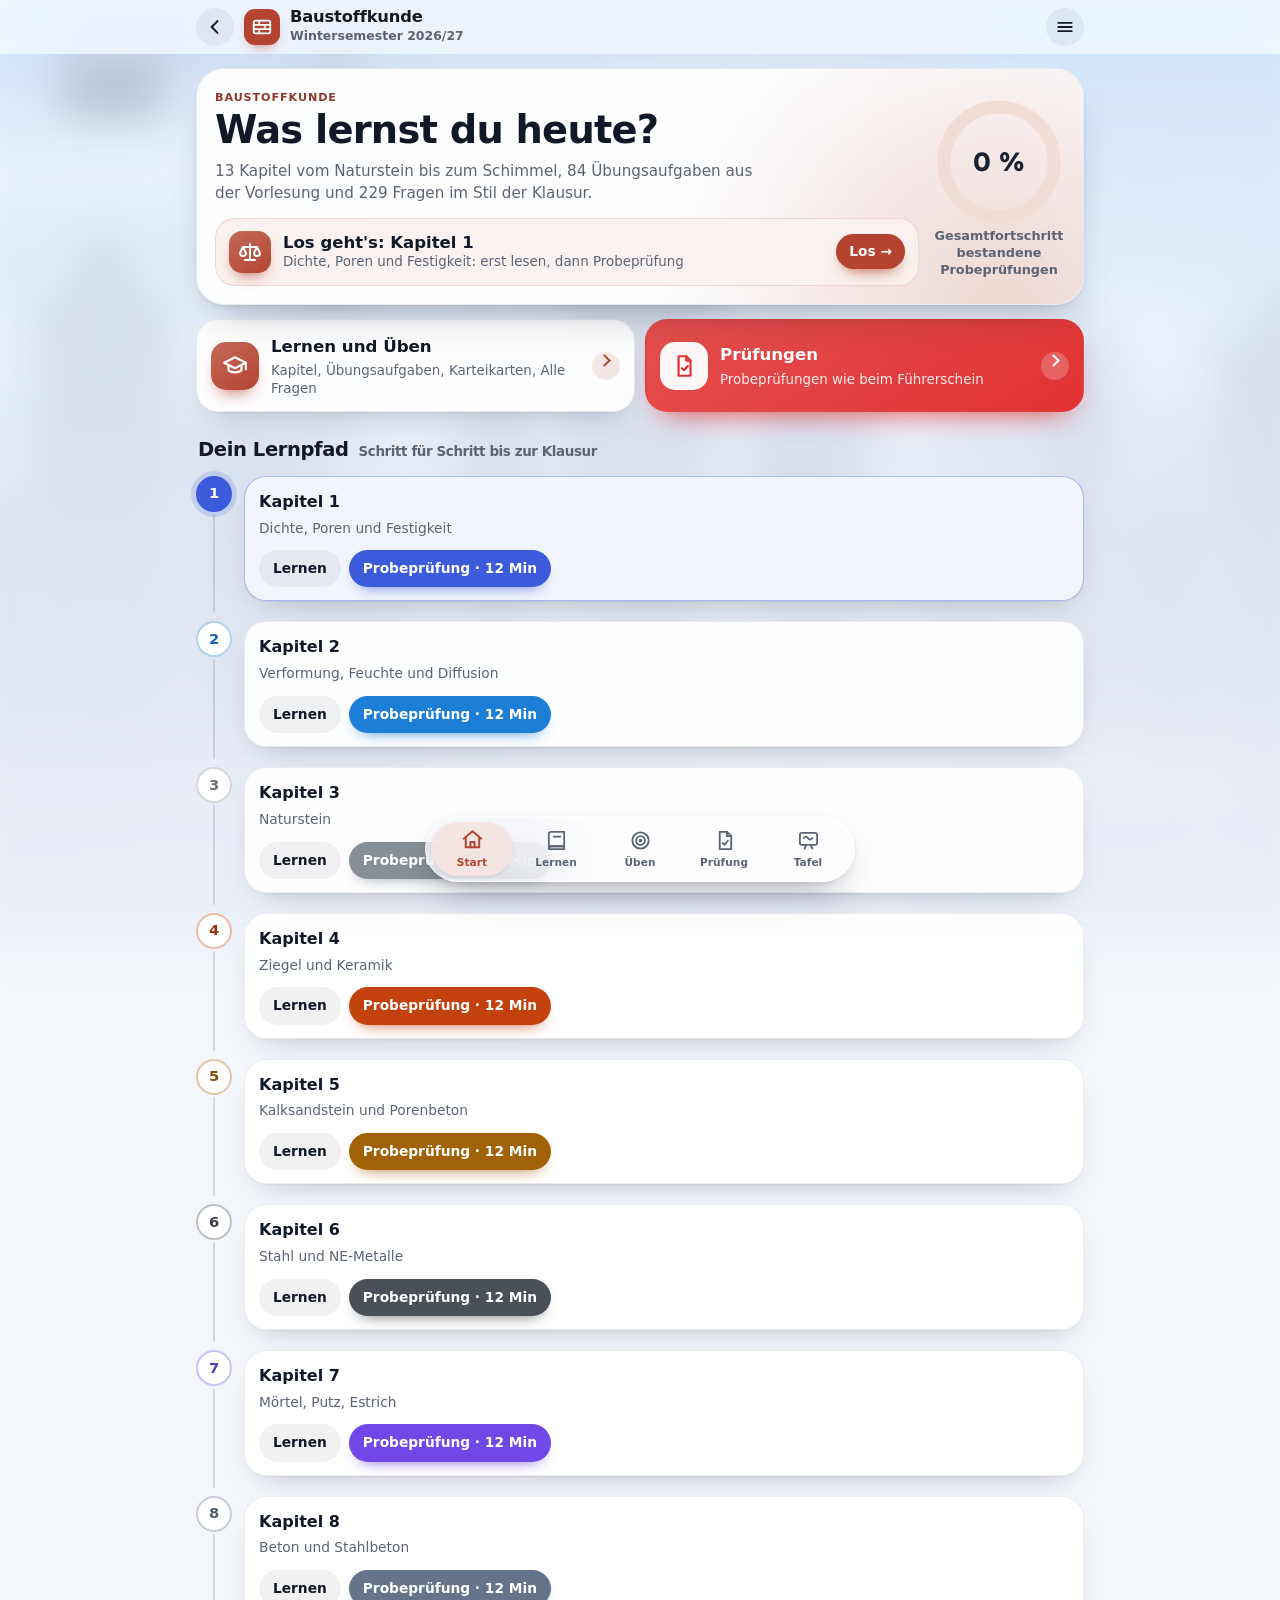
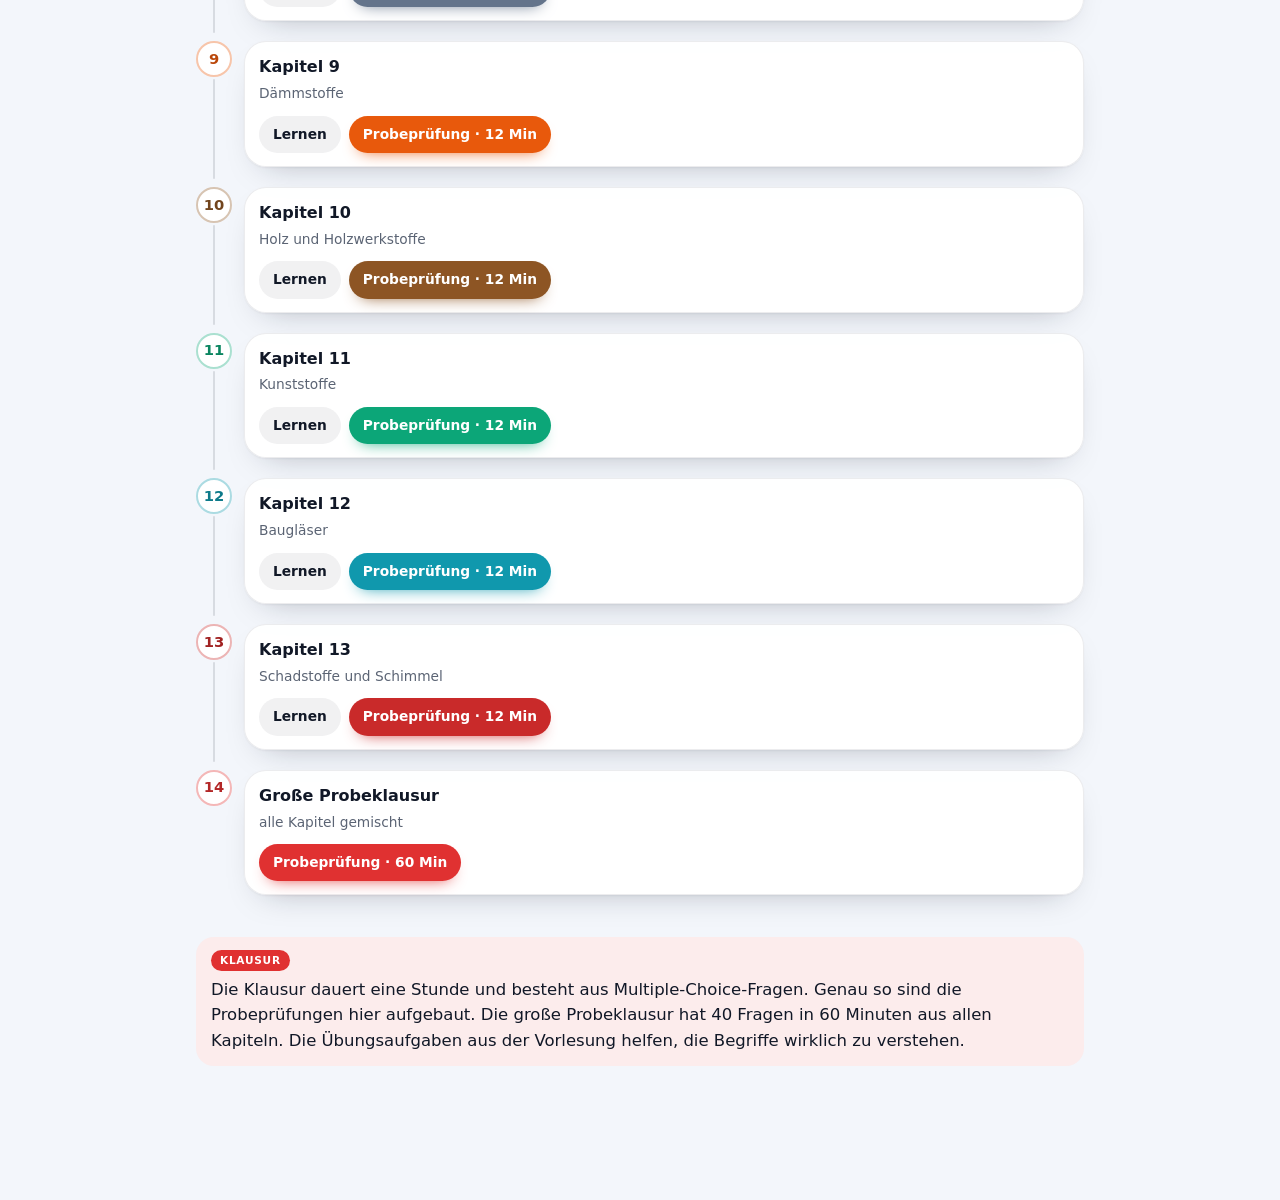
<file: modul-baustoffkunde.html>
<!doctype html>
<html lang="de">
<head>
<meta charset="utf-8">
<meta name="viewport" content="width=device-width, initial-scale=1, maximum-scale=1, user-scalable=no, viewport-fit=cover">
<title>Baustoffkunde</title>
<meta name="claude:viewport-fit-sides" content="cover">
<link rel="preconnect" href="https://fonts.googleapis.com">
<link rel="stylesheet" href="https://fonts.googleapis.com/css2?family=Lexend:wght@500;600;700&family=Nunito+Sans:ital,opsz,wght@0,6..12,400;0,6..12,600;0,6..12,700;0,6..12,800;1,6..12,400&family=JetBrains+Mono:wght@400;600&display=swap">
<script>/*BW-GLAS-THEMA*/(function(){var sy=0,sx=0;function sc(t){for(;t&&t!==document.body&&t!==document.documentElement;t=t.parentElement){if(t.nodeType!==1)continue;var o=getComputedStyle(t).overflowY;if((o==="auto"||o==="scroll")&&t.scrollHeight>t.clientHeight+1)return true}return false}document.addEventListener("touchstart",function(e){if(e.touches.length===1){sy=e.touches[0].clientY;sx=e.touches[0].clientX}},{passive:true});document.addEventListener("touchmove",function(e){if(e.touches.length!==1||sc(e.target))return;var dy=e.touches[0].clientY-sy,dx=e.touches[0].clientX-sx;if(Math.abs(dx)>Math.abs(dy))return;var se=document.scrollingElement||document.documentElement,y=se.scrollTop;if((y<=0&&dy>0)||(y+innerHeight>=se.scrollHeight-1&&dy<0))e.preventDefault()},{passive:false})})();(function(){var q=matchMedia("(prefers-color-scheme: dark)");function ap(){var t="auto";try{t=JSON.parse(localStorage.getItem("app-theme"))||"auto"}catch(e){}document.documentElement.classList.toggle("dark",t==="dark"||(t==="auto"&&q.matches))}ap();addEventListener("storage",function(e){if(!e.key||e.key==="app-theme")ap()});try{q.addEventListener("change",ap)}catch(e){}addEventListener("message",function(e){if(e.data&&e.data.bwTheme)ap();if(e.data&&typeof e.data.bwSat==="number")document.documentElement.style.setProperty("--sat",e.data.bwSat+"px")});["gesturestart","gesturechange"].forEach(function(t){document.addEventListener(t,function(e){e.preventDefault()},{passive:false})});document.addEventListener("touchmove",function(e){if(e.touches&&e.touches.length>1)e.preventDefault()},{passive:false})})();addEventListener("DOMContentLoaded",function(){var n=document.getElementById("tabs"),b=document.getElementById("menubtn"),h=document.querySelector("header.appbar");if(!n||!b||!h)return;var d=document.createElement("div");d.className="tabs-h";d.innerHTML='<b>Menü</b><button type="button" aria-label="Menü schließen"><svg viewBox="0 0 24 24"><path d="M6 6l12 12M18 6L6 18"/></svg></button>';n.insertBefore(d,n.firstChild);d.querySelector("button").onclick=function(){b.click()};var o=document.createElement("div");o.id="mov";h.appendChild(o);o.onclick=function(){b.click()};new MutationObserver(function(){var on=n.classList.contains("open");document.documentElement.style.overflow=on?"hidden":"";if(on)n.scrollTop=0}).observe(n,{attributes:true,attributeFilter:["class"]})});</script>
<style>
/* Layout: Lern-App – helle Kacheln je Thema mit eigener Farbe, eine Lesespalte, Zeichnungen statt Textwüsten.
   Bewusst nur helles Design (Wunsch: weißer Hintergrund). Soll = Blau, Haben = Orange zieht sich durch alles. */
:root{
  color-scheme:light;
  --bg:#ffffff; --bg2:#f4f7fc; --ink:#1b2333; --muted:#5d6779; --line:#e2e8f1;
  --brand:#3b5bdb; --soll:#2563eb; --soll-soft:#e3edff; --haben:#e8590c; --haben-soft:#ffeadb;
  --good:#15803d; --good-soft:#dcf5e4; --bad:#dc2626; --bad-soft:#fde4e4; --warn-soft:#fff3bf;
  --c-home:#3b5bdb; --c-gk:#ff7a1a; --c-00:#64748b; --c-01:#0ea5e9; --c-02:#e5484d; --c-03:#22a35a; --c-04:#2f6feb; --c-05:#0d9488;
  --c-karten:#f59e0b; --c-quiz:#9333ea; --c-uebungen:#db2777; --c-trainer:#4f46e5; --c-formeln:#a16207; --c-spiele:#e11d74; --c-GK:#ff7a1a;
  --f-display:"Lexend","Segoe UI",system-ui,sans-serif;
  --f-body:"Nunito Sans","Segoe UI",system-ui,sans-serif;
  --f-mono:"JetBrains Mono",ui-monospace,"SF Mono",Menlo,monospace;
  --c:var(--brand);
}
*{box-sizing:border-box}
html{background:var(--bg)}
body{background:var(--bg);color:var(--ink);font-family:var(--f-body);font-size:17px;line-height:1.6;margin:0}
body::before{content:"";position:fixed;inset:0 0 auto;height:env(safe-area-inset-top,0px);z-index:10;background:var(--bg)}
.wrap{max-width:920px;margin:0 auto;padding-left:max(16px,env(safe-area-inset-left,0px));padding-right:max(16px,env(safe-area-inset-right,0px))}
h1,h2,h3{font-family:var(--f-display);text-wrap:balance;line-height:1.2;margin:0;letter-spacing:-.01em}
h1{font-size:clamp(1.9rem,5vw,2.7rem);font-weight:700}
h2{font-size:1.5rem;font-weight:700;margin-top:.4rem}
h3{font-size:1.15rem;font-weight:600;margin-top:1.8rem;margin-bottom:.5rem}
p{margin:.55rem 0}
ul,ol{margin:.5rem 0;padding-left:1.3rem}
li{margin:.25rem 0}
.mono,.num{font-family:var(--f-mono);font-variant-numeric:tabular-nums}
.eyebrow{font-size:.75rem;text-transform:uppercase;letter-spacing:.09em;color:var(--muted);font-weight:800}
a{color:var(--c)}
button,select,input{font:inherit;color:inherit}
:focus-visible{outline:3px solid var(--c);outline-offset:2px}
.muted{color:var(--muted)}
.small{font-size:.9rem}

/* Themenfarben */
[data-view="start"]{--c:var(--c-home)} [data-view="grundkurs"]{--c:var(--c-gk)} [data-view="karten"]{--c:var(--c-karten)}
[data-view="quiz"]{--c:var(--c-quiz)} [data-view="uebungen"]{--c:var(--c-uebungen)} [data-view="trainer"]{--c:var(--c-trainer)}
[data-view="formeln"]{--c:var(--c-formeln)} [data-view="spiele"]{--c:var(--c-spiele)}
article[data-ch="00"]{--c:var(--c-00)} article[data-ch="01"]{--c:var(--c-01)} article[data-ch="02"]{--c:var(--c-02)}
article[data-ch="03"]{--c:var(--c-03)} article[data-ch="04"]{--c:var(--c-04)} article[data-ch="05"]{--c:var(--c-05)}

/* App-Leiste */
header.appbar{position:sticky;top:env(safe-area-inset-top,0px);z-index:9;background:var(--bg);box-shadow:0 1px 0 var(--line),0 6px 18px -14px rgba(27,35,51,.35)}
.bar{display:flex;align-items:center;gap:12px;padding-block:10px 4px}
.brand{display:flex;align-items:center;gap:10px;text-decoration:none;color:var(--ink);min-width:0}
.brand .logo{width:38px;height:38px;border-radius:12px;background:var(--brand);color:#fff;display:grid;place-items:center;flex:none}
.brand .logo svg{width:22px;height:22px}
.brand b{font-family:var(--f-display);font-size:1.05rem;display:block;line-height:1.1}
.brand small{color:var(--muted);font-size:.78rem;display:block}
/* Menü zum Aufklappen statt Leiste */
.brand small{font-size:.88rem!important;font-weight:600}
.menubtn{margin-left:auto;flex:none;display:flex;align-items:center;gap:8px;border:1.5px solid var(--line);background:#fff;border-radius:14px;padding:7px 10px 7px 12px;font-weight:800;font-size:.92rem;cursor:pointer;color:var(--ink)}
.menubtn svg{width:20px;height:20px;fill:none;stroke:currentColor;stroke-width:2.2;stroke-linecap:round}
.menubtn[aria-expanded="true"]{border-color:var(--brand);background:#eef2ff}
@media (max-width:400px){#menucur{display:none}}
nav.tabs{display:none;border-top:1px solid var(--line)}
nav.tabs.open{display:block}
nav.tabs .tabrow{display:grid;grid-template-columns:repeat(auto-fill,minmax(150px,1fr));gap:8px;padding-block:12px 14px}
nav.tabs a{padding:9px 12px 9px 9px!important;border-radius:14px!important;font-size:.95rem!important}
header .bar{padding-block:10px!important}
nav.tabs .tabrow::-webkit-scrollbar{display:none}
nav.tabs a{--c:var(--tc);display:flex;align-items:center;gap:6px;padding:6px 12px 6px 7px;border-radius:999px;text-decoration:none;color:var(--ink);font-weight:700;font-size:.9rem;white-space:nowrap;background:var(--bg2);border:1.5px solid transparent}
nav.tabs a .ti{width:24px;height:24px;border-radius:8px;background:var(--tc);color:#fff;display:grid;place-items:center}
nav.tabs a .ti svg{width:15px;height:15px}
nav.tabs a:hover{border-color:color-mix(in srgb,var(--tc) 40%,#fff)}
nav.tabs a[aria-current="page"]{background:color-mix(in srgb,var(--tc) 14%,#fff);border-color:var(--tc)}
main .wrap{padding-block:24px 72px}
svg.i{width:1em;height:1em;fill:none;stroke:currentColor;stroke-width:2;stroke-linecap:round;stroke-linejoin:round}
.ico svg,.ti svg,.logo svg,.fi svg,.vhero .ico svg{fill:none;stroke:currentColor;stroke-width:2;stroke-linecap:round;stroke-linejoin:round}

/* Ansicht-Kopf */
.vhero{display:flex;align-items:center;gap:16px;background:color-mix(in srgb,var(--c) 10%,#fff);border-radius:24px;padding:18px 20px;margin-bottom:20px}
.vhero .ico{width:60px;height:60px;border-radius:18px;background:var(--c);color:#fff;display:grid;place-items:center;flex:none;box-shadow:0 6px 14px -8px var(--c)}
.vhero .ico svg{width:32px;height:32px}
.vhero h2{margin:2px 0 0}
.vhero .eyebrow{color:color-mix(in srgb,var(--c) 75%,#000)}
.vhero > div{min-width:0}

/* Startseite */
.hero{display:grid;grid-template-columns:1fr auto;gap:20px;align-items:center;background:linear-gradient(135deg,#eef3ff 0%,#fff4ea 100%);border-radius:28px;padding:24px}
.hero > div{min-width:0}
.hero p{color:var(--muted);max-width:58ch}
.ring{width:132px;text-align:center}
.ring svg{width:132px;height:132px;display:block}
.ring small{display:block;color:var(--muted);font-size:.82rem;font-weight:700}
.continue{display:flex;align-items:center;gap:12px;margin-top:14px;background:#fff;border-radius:18px;padding:12px 14px;text-decoration:none;color:var(--ink);box-shadow:0 2px 0 #e6e9f2;max-width:460px;border:1.5px solid #e6e9f2}
.continue .ico{width:42px;height:42px;border-radius:13px;background:var(--c-gk);color:#fff;display:grid;place-items:center;flex:none}
.continue .ico svg{width:24px;height:24px}
.continue b{display:block;font-family:var(--f-display);font-weight:600}
.continue small{color:var(--muted)}
.continue .go{margin-left:auto;font-weight:800;color:var(--c-gk);white-space:nowrap}
@media (max-width:560px){.hero{grid-template-columns:1fr;padding:20px}.ring{display:flex;align-items:center;gap:12px;width:auto;text-align:left}.ring svg{width:76px;height:76px}}
.grp-h{font-size:1.15rem;margin:30px 0 12px;display:flex;align-items:baseline;gap:10px}
.grp-h small{font-family:var(--f-body);font-weight:600;color:var(--muted);font-size:.9rem}
.tiles{display:grid;grid-template-columns:repeat(auto-fill,minmax(150px,1fr));gap:12px}
.tile{--c:var(--tc);display:flex;flex-direction:column;gap:10px;text-decoration:none;color:var(--ink);background:#fff;border:1.5px solid color-mix(in srgb,var(--tc) 24%,#fff);border-radius:22px;padding:14px;box-shadow:0 3px 0 color-mix(in srgb,var(--tc) 22%,#fff);transition:transform .12s, box-shadow .12s;min-width:0;position:relative}
.tile:hover{transform:translateY(-2px);box-shadow:0 6px 0 color-mix(in srgb,var(--tc) 30%,#fff)}
.tile:active{transform:translateY(1px);box-shadow:0 1px 0 color-mix(in srgb,var(--tc) 30%,#fff)}
.tile .ico{width:54px;height:54px;border-radius:17px;background:var(--tc);color:#fff;display:grid;place-items:center}
.tile .ico svg{width:30px;height:30px}
.tile small{display:block;font-size:.72rem;text-transform:uppercase;letter-spacing:.08em;font-weight:800;color:color-mix(in srgb,var(--tc) 80%,#000)}
.tile b{display:block;font-family:var(--f-display);font-weight:600;font-size:1rem;line-height:1.25}
.tile .meta{font-size:.82rem;color:var(--muted);margin-top:auto}
.tile .bar{height:6px;border-radius:3px;background:color-mix(in srgb,var(--tc) 15%,#fff);overflow:hidden}
.tile .bar i{display:block;height:100%;background:var(--tc);width:0;transition:width .4s}
.tile .done{position:absolute;top:12px;right:12px;width:24px;height:24px;border-radius:50%;background:var(--good);color:#fff;display:grid;place-items:center}
.tile .done svg{width:14px;height:14px;fill:none;stroke:currentColor;stroke-width:3}
.tile.wide{grid-column:span 2}
@media (max-width:380px){.tile.wide{grid-column:auto}}
.tile .new{position:absolute;top:12px;right:12px;font-size:.68rem;font-weight:800;background:var(--tc);color:#fff;border-radius:999px;padding:2px 8px;letter-spacing:.05em}

/* Fließbilder (HTML) */
.flow{display:flex;align-items:stretch;gap:4px;margin:16px 0}
.fs{--c:var(--fc);flex:1 1 0;min-width:0;background:color-mix(in srgb,var(--fc) 10%,#fff);border-radius:18px;padding:14px 12px;text-align:center;position:relative}
.fs .fi{width:48px;height:48px;border-radius:15px;background:var(--fc);color:#fff;display:grid;place-items:center;margin:0 auto 8px}
.fs .fi svg{width:26px;height:26px}
.fs b{display:block;font-family:var(--f-display);font-weight:600;line-height:1.25}
.fs .t{display:block;font-size:.86rem;color:var(--muted);line-height:1.35;margin-top:2px}
.fs .here{position:absolute;top:-9px;left:50%;transform:translateX(-50%);background:var(--fc);color:#fff;font-size:.68rem;font-weight:800;border-radius:999px;padding:1px 8px;white-space:nowrap}
.fa{flex:0 0 22px;align-self:center;color:#9aa6b8;display:grid;place-items:center}
.fa svg{width:22px;height:22px;fill:none;stroke:currentColor;stroke-width:2.5;stroke-linecap:round;stroke-linejoin:round}
@media (max-width:640px){.flow{flex-direction:column;gap:2px}.fa{transform:rotate(90deg);height:22px}.fs{display:grid;grid-template-columns:48px 1fr;column-gap:12px;text-align:left;align-items:center}.fs .fi{margin:0;grid-row:span 2}.fs .here{left:auto;right:10px;transform:none}}

/* Zeichnungen (SVG) */
.ill{margin:18px 0;background:var(--bg2);border-radius:20px;padding:16px 12px 12px;overflow-x:auto}
.ill svg{display:block;width:100%;height:auto;margin:0 auto}
.ill svg text{font-family:var(--f-body)}
.ill figcaption{font-size:.88rem;color:var(--muted);text-align:center;margin:8px auto 0;max-width:60ch;line-height:1.4}
.ill .pair{display:grid;grid-template-columns:repeat(auto-fit,minmax(260px,1fr));gap:12px}

.chapnav{display:flex;flex-wrap:wrap;gap:6px;margin-bottom:20px}
.chip{--c:var(--cc,var(--brand));border:1.5px solid color-mix(in srgb,var(--c) 30%,#fff);background:#fff;border-radius:999px;padding:5px 13px;cursor:pointer;font-size:.9rem;font-weight:700;color:var(--ink)}
.chip:hover{background:color-mix(in srgb,var(--c) 8%,#fff)}
.chip[aria-pressed="true"]{background:var(--c);border-color:var(--c);color:#fff}
.chip .n{font-family:var(--f-mono);font-size:.78rem;margin-right:5px;opacity:.8}

.merke{background:color-mix(in srgb,var(--c) 9%,#fff);border:1.5px solid color-mix(in srgb,var(--c) 25%,#fff);padding:12px 16px;border-radius:16px;margin:16px 0}
.merke b:first-child{display:table;font-size:.72rem;text-transform:uppercase;letter-spacing:.08em;color:#fff;background:var(--c);border-radius:999px;padding:1px 10px;margin-bottom:6px}
.merke b:first-child + *{margin-top:0}
.bsp{border:1.5px dashed #cdd5e1;padding:12px 16px;border-radius:16px;margin:16px 0;background:#fff}
.bsp > b:first-child{display:block;font-size:.72rem;text-transform:uppercase;letter-spacing:.08em;color:var(--muted);margin-bottom:4px;font-weight:800}

.tbl{overflow-x:auto;margin:14px 0;border:1.5px solid var(--line);border-radius:14px;background:#fff}
table{border-collapse:collapse;width:100%;font-size:.95rem}
th,td{padding:8px 11px;border-bottom:1px solid var(--line);text-align:left;vertical-align:top}
th{font-weight:800;background:color-mix(in srgb,var(--c) 8%,#fff)}
tr:last-child td{border-bottom:none}
td.r,th.r{text-align:right;font-family:var(--f-mono);font-variant-numeric:tabular-nums;white-space:nowrap}
tr.sum td{font-weight:800;border-top:2px solid var(--ink)}
tr.sub td{font-weight:800;background:var(--bg2)}

/* Bilanz in Kontenform */
.bilanz{display:grid;grid-template-columns:1fr 1fr;border:1.5px solid var(--line);border-radius:14px;background:#fff;overflow:hidden;margin:14px 0;font-size:.92rem}
.bilanz > div{min-width:0}
.bilanz .side + .side{border-left:2px solid var(--ink)}
.bilanz .hd{display:flex;justify-content:space-between;gap:8px;padding:7px 11px;border-bottom:2px solid var(--ink);font-weight:700;font-family:var(--f-display);background:var(--soll-soft);color:var(--soll)}
.bilanz .side + .side .hd{background:var(--haben-soft);color:var(--haben)}
.bilanz .row{display:flex;justify-content:space-between;gap:8px;padding:3px 11px}
.bilanz .row span:last-child{font-family:var(--f-mono);font-variant-numeric:tabular-nums;white-space:nowrap}
.bilanz .grp{font-weight:800;padding:7px 11px 0}
.bilanz .tot{border-top:2px solid var(--ink);font-weight:800;margin-top:6px;padding-block:5px}
@media (max-width:560px){.bilanz{grid-template-columns:1fr}.bilanz .side + .side{border-left:none;border-top:2px solid var(--ink)}}

/* T-Konto */
.tgrid{display:grid;grid-template-columns:repeat(auto-fill,minmax(250px,1fr));gap:14px;margin:12px 0}
.tk{font-size:.86rem;min-width:0;background:#fff;border-radius:12px;padding:8px 8px 6px;border:1.5px solid var(--line)}
.tk .name{display:flex;justify-content:space-between;border-bottom:2px solid var(--ink);padding:0 2px 3px;font-weight:700}
.tk .name span:first-child{color:var(--soll)} .tk .name span:last-child{color:var(--haben)}
.tk .body{display:grid;grid-template-columns:1fr 1fr}
.tk .body > div{padding:4px 6px;min-width:0}
.tk .body > div:first-child{border-right:2px solid var(--ink)}
.tk .e{display:flex;justify-content:space-between;gap:6px;border-radius:4px}
.tk .e span:last-child{font-family:var(--f-mono);font-variant-numeric:tabular-nums;white-space:nowrap}
.tk .e.sb{color:var(--soll);font-weight:700;background:var(--warn-soft)}
.tk .foot{display:grid;grid-template-columns:1fr 1fr;border-top:1px solid var(--ink)}
.tk .foot div{text-align:right;padding:2px 6px;font-family:var(--f-mono);font-weight:600;border-bottom:3px double var(--ink)}

details.loes{border:1.5px solid var(--line);border-radius:14px;background:#fff;margin:10px 0}
details.loes summary{cursor:pointer;padding:10px 14px;font-weight:700;color:color-mix(in srgb,var(--c) 85%,#000);list-style:none}
details.loes summary::-webkit-details-marker{display:none}
details.loes summary::before{content:"▸ ";display:inline-block;transition:transform .15s}
details.loes[open] summary::before{transform:rotate(90deg)}
details.loes .in{padding:0 14px 12px;border-top:1px solid var(--line)}

.task{background:#fff;border:1.5px solid var(--line);border-radius:20px;padding:18px 20px;margin:18px 0;box-shadow:0 3px 0 #eef1f6}
.task h3{margin-top:0}
.tag{display:inline-block;font-size:.72rem;font-weight:800;letter-spacing:.05em;text-transform:uppercase;padding:2px 9px;border-radius:999px;background:color-mix(in srgb,var(--c) 14%,#fff);color:color-mix(in srgb,var(--c) 85%,#000);margin-right:6px}

.btn{border:none;background:var(--c);color:#fff;border-radius:14px;padding:10px 18px;cursor:pointer;font-weight:800;box-shadow:0 3px 0 color-mix(in srgb,var(--c) 70%,#000);transition:transform .08s}
.btn:active{transform:translateY(2px);box-shadow:0 1px 0 color-mix(in srgb,var(--c) 70%,#000)}
.btn.ghost{background:#fff;color:color-mix(in srgb,var(--c) 85%,#000);box-shadow:0 3px 0 color-mix(in srgb,var(--c) 30%,#fff);border:1.5px solid color-mix(in srgb,var(--c) 35%,#fff)}
.btn:disabled{opacity:.45;cursor:default}
.row-btns{display:flex;flex-wrap:wrap;gap:10px;margin-top:14px}
select,input[type="text"],input[type="number"]{background:#fff;border:1.5px solid #cfd7e3;border-radius:10px;padding:7px 9px;max-width:100%}
.fb{margin-top:10px;padding:10px 14px;border-radius:14px}
.fb.ok{background:var(--good-soft);color:var(--ink);border:1.5px solid color-mix(in srgb,var(--good) 35%,#fff)}
.fb.no{background:var(--bad-soft);color:var(--ink);border:1.5px solid color-mix(in srgb,var(--bad) 30%,#fff)}
.ok-t{color:var(--good);font-weight:800}.no-t{color:var(--bad);font-weight:800}

/* Karteikarten */
.fc-bar{display:flex;flex-wrap:wrap;gap:10px;align-items:center;justify-content:space-between;margin-bottom:14px}
.card{perspective:1200px;cursor:pointer;margin:0 auto;max-width:620px}
.card .inner{position:relative;min-height:280px;transition:transform .45s;transform-style:preserve-3d}
.card.flip .inner{transform:rotateY(180deg)}
.card .face{position:absolute;inset:0;backface-visibility:hidden;-webkit-backface-visibility:hidden;border-radius:24px;background:#fff;padding:24px 26px;display:flex;flex-direction:column;justify-content:center;overflow:auto;border:2px solid color-mix(in srgb,var(--c) 30%,#fff);box-shadow:0 5px 0 color-mix(in srgb,var(--c) 30%,#fff)}
.card .face.front{background:linear-gradient(160deg,color-mix(in srgb,var(--c) 16%,#fff),#fff 70%)}
.card .face.back{transform:rotateY(180deg);justify-content:flex-start}
.card .front .q{font-family:var(--f-display);font-size:1.45rem;font-weight:600;text-align:center;text-wrap:balance}
.card .hint{position:absolute;bottom:12px;left:0;right:0;text-align:center;font-size:.8rem;color:var(--muted)}
.card .lbl{position:absolute;top:12px;left:16px;font-size:.75rem;color:var(--muted);font-family:var(--f-mono)}
.fc-meta{text-align:center;color:var(--muted);font-size:.9rem;margin-top:10px}
.progress{height:10px;background:color-mix(in srgb,var(--c) 14%,#fff);border-radius:5px;overflow:hidden;margin-top:6px}
.progress span{display:block;height:100%;background:var(--c);border-radius:5px;transition:width .3s}

/* Quiz */
.opts{display:grid;gap:9px;margin-top:12px}
.opt{text-align:left;border:1.5px solid #d5dce7;background:#fff;border-radius:14px;padding:11px 15px;cursor:pointer;box-shadow:0 2px 0 #e3e8f0}
.opt:hover:not(:disabled){border-color:var(--c);background:color-mix(in srgb,var(--c) 6%,#fff)}
.opt.right{border-color:var(--good);background:var(--good-soft)}
.opt.wrong{border-color:var(--bad);background:var(--bad-soft)}
.opt:disabled{cursor:default}
.score{font-family:var(--f-mono);font-size:.95rem}

/* Trainer */
.bs-grid{display:grid;grid-template-columns:1fr auto 1fr;gap:8px;align-items:center;margin-top:12px}
.bs-grid .an{font-weight:800;color:var(--muted)}
.bs-grid label{font-size:.75rem;color:var(--muted);display:block;text-transform:uppercase;letter-spacing:.06em;font-weight:800}
.bs-grid > div:first-child label{color:var(--soll)} .bs-grid > div:last-child label{color:var(--haben)}
.bs-grid select{width:100%}
@media (max-width:520px){.bs-grid{grid-template-columns:1fr}.bs-grid .an{text-align:center}}
.field{display:flex;flex-direction:column;gap:3px;margin-top:10px}
.field label{font-size:.75rem;color:var(--muted);text-transform:uppercase;letter-spacing:.06em;font-weight:800}

.cls-row{display:grid;grid-template-columns:2.2rem 1fr minmax(0,13rem);gap:8px;align-items:center;padding:7px 0;border-bottom:1px solid var(--line)}
.cls-row:last-child{border-bottom:none}
.cls-row .nr{font-family:var(--f-mono);color:var(--muted)}
.cls-row .val{font-family:var(--f-mono);font-size:.85rem;color:var(--muted);white-space:nowrap}
.cls-row.ok select{border-color:var(--good);background:var(--good-soft)}
.cls-row.no select{border-color:var(--bad);background:var(--bad-soft)}
.cls-row .why{grid-column:2 / -1;font-size:.88rem;color:var(--muted)}
@media (max-width:560px){.cls-row{grid-template-columns:2rem 1fr}.cls-row select{grid-column:2}}

.steps{counter-reset:s;list-style:none;padding:0}
.steps li{counter-increment:s;display:grid;grid-template-columns:2.2rem 1fr;gap:8px;margin:8px 0;align-items:start}
.steps li::before{content:counter(s);width:1.8rem;height:1.8rem;border-radius:50%;background:color-mix(in srgb,var(--c) 14%,#fff);color:color-mix(in srgb,var(--c) 85%,#000);display:grid;place-items:center;font-weight:800;font-size:.9rem}
.gk-nav{display:flex;flex-wrap:wrap;gap:7px;margin:4px 0 6px}
.gk-nav button{width:2.5rem;height:2.5rem;border-radius:14px;border:1.5px solid color-mix(in srgb,var(--c) 30%,#fff);background:#fff;cursor:pointer;font-family:var(--f-display);font-weight:600;box-shadow:0 2px 0 color-mix(in srgb,var(--c) 22%,#fff)}
.gk-nav button.done{background:var(--good-soft);border-color:var(--good);color:var(--good)}
.gk-nav button[aria-current="step"]{background:var(--c);border-color:var(--c);color:#fff}
.lesson{background:#fff;border:1.5px solid color-mix(in srgb,var(--c) 22%,#fff);border-radius:24px;padding:22px 24px;margin-top:14px;box-shadow:0 4px 0 color-mix(in srgb,var(--c) 15%,#fff)}
.lesson .lh{font-size:1.45rem;margin-top:.25rem}
.lesson > .eyebrow{color:color-mix(in srgb,var(--c) 80%,#000)}
@media (max-width:560px){.lesson{padding:18px 16px}}
.mc{background:color-mix(in srgb,var(--c-quiz) 6%,#fff);border-radius:18px;margin-top:20px;padding:14px 16px;--c:var(--c-quiz)}
.mc .mq{font-weight:800}
.stepper{border:1.5px solid var(--line);border-radius:18px;padding:16px;background:var(--bg2);margin:14px 0}
.stepper .st-text{min-height:3.2em;margin-bottom:10px}
.stepper .tk{max-width:420px}
.tk .e.new{background:var(--soll-soft);outline:2px solid var(--soll)}
.formula{font-family:var(--f-mono);background:#fff;border:1.5px solid var(--line);border-radius:12px;padding:9px 13px;display:block;margin:6px 0;overflow-x:auto}

/* Spiele */
.games{display:grid;grid-template-columns:repeat(auto-fill,minmax(220px,1fr));gap:12px;margin-bottom:20px}
.gpick{--c:var(--gc);text-align:left;display:flex;gap:12px;align-items:center;border:2px solid color-mix(in srgb,var(--gc) 25%,#fff);background:#fff;border-radius:20px;padding:12px 14px;cursor:pointer;box-shadow:0 3px 0 color-mix(in srgb,var(--gc) 25%,#fff)}
.gpick[aria-pressed="true"]{background:color-mix(in srgb,var(--gc) 12%,#fff);border-color:var(--gc)}
.gpick .ico{width:46px;height:46px;border-radius:14px;background:var(--gc);color:#fff;display:grid;place-items:center;flex:none}
.gpick .ico svg{width:26px;height:26px}
.gpick b{display:block;font-family:var(--f-display);font-weight:600}
.gpick small{color:var(--muted);font-size:.84rem;line-height:1.3;display:block}
.gbox{--c:var(--gc,var(--c-spiele));background:#fff;border:2px solid color-mix(in srgb,var(--c) 22%,#fff);border-radius:26px;padding:20px;box-shadow:0 5px 0 color-mix(in srgb,var(--c) 18%,#fff)}
@media (max-width:560px){.gbox{padding:16px 14px}}
.ghud{display:flex;flex-wrap:wrap;gap:8px;align-items:center;margin-bottom:14px}
.pill{background:var(--bg2);border-radius:999px;padding:4px 12px;font-weight:800;font-size:.88rem;font-variant-numeric:tabular-nums}
.pill.hot{background:color-mix(in srgb,var(--c) 15%,#fff);color:color-mix(in srgb,var(--c) 85%,#000)}
.timer{flex:1 1 120px;height:10px;border-radius:5px;background:var(--bg2);overflow:hidden;min-width:100px}
.timer i{display:block;height:100%;background:var(--c);width:100%;transition:width .2s linear}
.gcard{font-family:var(--f-display);font-weight:600;font-size:1.35rem;text-align:center;background:color-mix(in srgb,var(--c) 8%,#fff);border-radius:20px;padding:26px 14px;margin:6px 0 14px;text-wrap:balance;transition:transform .15s}
.gcard small{display:block;font-family:var(--f-body);font-weight:600;font-size:.9rem;color:var(--muted);margin-top:4px}
.gcard.pop{animation:pop .35s}
.gcard.shake{animation:shake .35s}
@keyframes pop{40%{transform:scale(1.05)}}
@keyframes shake{20%,60%{transform:translateX(-8px)}40%,80%{transform:translateX(8px)}}
.buckets{display:grid;grid-template-columns:repeat(2,1fr);gap:10px}
.buckets.four{grid-template-columns:repeat(2,1fr)}
.bucket{border:none;border-radius:18px;padding:14px 10px;cursor:pointer;font-weight:800;color:#fff;font-size:1rem;box-shadow:0 4px 0 rgba(0,0,0,.18);line-height:1.25}
.bucket small{display:block;font-weight:600;font-size:.78rem;opacity:.92}
.bucket:active{transform:translateY(2px);box-shadow:0 2px 0 rgba(0,0,0,.18)}
.gfb{min-height:2.8em;margin-top:12px;font-size:.95rem}
.gend{text-align:center;padding:10px 0}
.gend .big{font-family:var(--f-display);font-size:2.6rem;font-weight:700;color:var(--c)}
.flowgame svg{width:100%;height:auto;display:block;max-width:560px;margin:0 auto}
.flowgame .node{cursor:pointer}
.flowgame .node rect{transition:fill .15s, stroke .15s}
.flowgame .node:hover rect{stroke-width:3}
.flowgame text{font-family:var(--f-body)}
.scale-items{display:flex;flex-wrap:wrap;gap:8px;justify-content:center;margin:12px 0}
.sitem{border:1.5px solid #cfd7e3;background:#fff;border-radius:999px;padding:7px 13px;cursor:pointer;font-weight:700;font-size:.92rem;box-shadow:0 2px 0 #e3e8f0}
.sitem[aria-pressed="true"]{background:var(--c);border-color:var(--c);color:#fff}
.sitem .num{font-weight:600;opacity:.8;margin-left:4px}
.sitem:disabled{opacity:.4;cursor:default}
.side-btns{display:grid;grid-template-columns:1fr 1fr;gap:10px;margin-top:6px}
@media (prefers-reduced-motion:reduce){*{transition:none!important;animation:none!important}}

/* ---- Kurzfassung + Aufklapp-Abschnitte ---- */
.kurz{display:grid;gap:10px;margin:0 0 18px;padding:0;list-style:none}
.kurz li{display:flex;gap:12px;align-items:flex-start;background:#fff;border:1.5px solid color-mix(in srgb,var(--c) 22%,#fff);border-radius:16px;padding:12px 14px;font-weight:600;line-height:1.45}
.kurz li > span:first-child{flex:none;width:30px;height:30px;border-radius:10px;background:var(--c);color:#fff;display:grid;place-items:center;font-family:var(--f-display);font-weight:700}
.kurz li > span:last-child{min-width:0}
.kurz-h{display:flex;justify-content:space-between;align-items:center;gap:10px;margin:22px 0 10px;flex-wrap:wrap}
.kurz-h h3{margin:0}
.kurz-h button{border:1.5px solid var(--line);background:#fff;border-radius:999px;padding:6px 14px;font:inherit;font-weight:700;font-size:.85rem;cursor:pointer;color:var(--fg)}
details.sec{border:1.5px solid var(--line);border-radius:18px;background:#fff;margin:10px 0;overflow:hidden}
details.sec > summary{list-style:none;cursor:pointer;display:flex;align-items:center;gap:12px;padding:13px 16px;font-family:var(--f-display);font-weight:600;font-size:1.02rem}
details.sec > summary::-webkit-details-marker{display:none}
details.sec > summary .n{flex:none;width:28px;height:28px;border-radius:9px;background:color-mix(in srgb,var(--c) 14%,#fff);color:color-mix(in srgb,var(--c) 80%,#000);display:grid;place-items:center;font-size:.85rem;font-weight:700}
details.sec > summary .t{flex:1;min-width:0}
details.sec > summary::after{content:"";flex:none;width:9px;height:9px;border-right:2.5px solid var(--muted);border-bottom:2.5px solid var(--muted);transform:rotate(45deg);margin:0 4px 4px 0;transition:transform .15s}
details.sec[open] > summary::after{transform:rotate(-135deg);margin:4px 4px 0 0}
details.sec[open] > summary{border-bottom:1.5px solid var(--line);background:color-mix(in srgb,var(--c) 6%,#fff)}
details.sec > .in{padding:4px 16px 14px;min-width:0}
details.sec > .in > h3:first-child{display:none}
/* Lernpfad, Probeprüfungen, Alle Fragen */
:root{--c-pruef:#0b7285}
[data-view="pruefung"]{--c:var(--c-pruef)} [data-view="fragen"]{--c:var(--c-quiz)}
nav.tabs .tabrow{grid-template-columns:1fr!important;max-width:520px;gap:6px!important}
.lp{list-style:none;margin:8px 0 0;padding:0;display:grid;gap:0}
.lp-step{--ec:var(--brand);display:grid;grid-template-columns:44px 1fr;gap:14px;position:relative;padding-bottom:16px}
.lp-step:not(:last-child)::before{content:"";position:absolute;left:21px;top:44px;bottom:0;width:3px;border-radius:2px;background:#e2e8f1}
.lp-step.done:not(:last-child)::before{background:var(--good)}
.lp-n{width:44px;height:44px;border-radius:50%;display:grid;place-items:center;font-family:var(--f-display);font-weight:700;background:#fff;border:3px solid color-mix(in srgb,var(--ec) 35%,#fff);color:color-mix(in srgb,var(--ec) 80%,#000)}
.lp-step.done .lp-n{background:var(--good);border-color:var(--good);color:#fff}
.lp-step.next .lp-n{background:var(--ec);border-color:var(--ec);color:#fff;box-shadow:0 0 0 6px color-mix(in srgb,var(--ec) 18%,#fff)}
.lp-b{min-width:0;background:#fff;border:1.5px solid #e6e9f2;border-radius:18px;padding:12px 14px}
.lp-step.next .lp-b{border-color:var(--ec);background:color-mix(in srgb,var(--ec) 6%,#fff)}
.lp-b b{display:block;font-family:var(--f-display);font-weight:600}
.lp-b small{color:var(--muted)}
.lp-btns{display:flex;flex-wrap:wrap;gap:8px;margin-top:10px;align-items:center}
.lp-a{display:inline-block;text-decoration:none;font-weight:800;font-size:.88rem;border-radius:999px;padding:6px 13px;background:var(--bg2);color:var(--ink);border:1.5px solid #e2e8f1}
.lp-a.ex{background:var(--ec);border-color:var(--ec);color:#fff}
.lp-r{font-size:.82rem;font-weight:800;color:var(--muted)}
.lp-step.done .lp-r{color:var(--good)}
.exlist{display:grid;gap:10px}
.excard{--ec:var(--brand);display:grid;grid-template-columns:48px 1fr auto;gap:14px;align-items:center;background:#fff;border:1.5px solid color-mix(in srgb,var(--ec) 25%,#fff);border-radius:20px;padding:14px;box-shadow:0 3px 0 color-mix(in srgb,var(--ec) 18%,#fff)}
.excard.big{background:color-mix(in srgb,var(--ec) 7%,#fff)}
.excard>div{min-width:0}
.exn{width:48px;height:48px;border-radius:15px;background:var(--ec);color:#fff;display:grid;place-items:center;font-family:var(--f-display);font-weight:700}
.excard b{display:block;font-family:var(--f-display);font-weight:600;line-height:1.25}
.excard small{display:block;color:var(--muted);font-size:.84rem}
.exst{display:inline-block;margin-top:5px;font-size:.8rem;font-weight:800;border-radius:999px;padding:2px 10px;background:var(--bg2);color:var(--muted)}
.exst.ok{background:var(--good-soft);color:var(--good)}
@media (max-width:520px){.excard{grid-template-columns:44px 1fr}.excard .btn{grid-column:1/-1}.exn{width:44px;height:44px}}
.exhud{display:flex;flex-wrap:wrap;gap:8px;align-items:center;margin-bottom:10px}
.exhud b{font-family:var(--f-display);font-weight:600;margin-right:auto}
.exhud .pill{--pc:var(--muted);background:var(--bg2);border-radius:999px;padding:4px 11px;font-size:.84rem;font-weight:800;color:color-mix(in srgb,var(--pc) 85%,#000)}
.exhud .pill.time{background:color-mix(in srgb,var(--ec) 12%,#fff)}
.exdots{display:flex;gap:4px;margin-bottom:12px}
.exdots i{flex:1;height:6px;border-radius:3px;background:#e2e8f1}
.exdots i.d{background:color-mix(in srgb,var(--ec) 55%,#fff)} .exdots i.c{background:var(--ec)}
.qcard .mq{font-weight:700;font-size:1.05rem}
.qcase{display:block;font-weight:600;margin-top:6px;background:var(--bg2);border-radius:12px;padding:10px 12px}
.qdef{display:block;font-weight:600;margin-top:8px;border-left:4px solid var(--c);padding:4px 0 4px 12px;color:var(--ink)}
.qimg{display:block;width:100%;max-width:420px;margin:10px 0}
.qlist{display:grid;grid-template-columns:repeat(auto-fill,minmax(210px,1fr));gap:6px;margin:10px 0}
.qlist span{display:flex;justify-content:space-between;gap:10px;background:var(--bg2);border-radius:10px;padding:6px 10px;font-size:.9rem}
.qlist b{font-family:var(--f-mono);font-weight:600;white-space:nowrap}
.opt[aria-pressed="true"]{border-color:var(--c);background:color-mix(in srgb,var(--c) 12%,#fff);box-shadow:0 0 0 2px var(--c)}
.bs-s{color:var(--soll);font-weight:800}.bs-h{color:var(--haben);font-weight:800}
.tminis{display:flex;flex-wrap:wrap;gap:12px;margin-top:10px}
.tm{min-width:150px;flex:1;max-width:220px}
.tm-h{text-align:center;font-weight:800;font-size:.85rem;border-bottom:2px solid var(--ink);padding-bottom:3px}
.tm-b{display:grid;grid-template-columns:1fr 1fr;min-height:30px}
.tm-b span{padding:4px 6px;font-family:var(--f-mono);font-size:.85rem}
.tm-b span:first-child{border-right:2px solid var(--ink);color:var(--soll);text-align:right}
.tm-b span:last-child{color:var(--haben)}
.exres{display:flex;gap:18px;align-items:center;border-radius:22px;padding:18px;background:var(--bad-soft)}
.exres.ok{background:var(--good-soft)}
.exres h3{margin:0 0 4px}
.exscore{flex:none;width:96px;height:96px;border-radius:50%;background:#fff;display:flex;align-items:baseline;justify-content:center;padding-top:26px;font-family:var(--f-display);font-size:2rem;font-weight:700}
.exscore small{font-size:1rem;color:var(--muted)}
.exres.ok .exscore{color:var(--good)} .exres.no .exscore{color:var(--bad)}
@media (max-width:520px){.exres{flex-direction:column;align-items:flex-start}}
.exrev{display:grid;gap:8px}
.exq{border:1.5px solid #e2e8f1;border-radius:14px;background:#fff}
.exq summary{display:flex;gap:10px;padding:10px 12px;cursor:pointer;font-weight:600;list-style:none}
.exq summary::-webkit-details-marker{display:none}
.exmark{flex:none;width:24px;height:24px;border-radius:50%;display:grid;place-items:center;color:#fff;font-size:.8rem;background:var(--good)}
.exq.no .exmark{background:var(--bad)}
.exa{padding:0 14px 12px 46px}
.excard .btn{--c:var(--ec)}
a.btn{text-decoration:none;display:inline-block}
/* Weiche Übergänge */
@keyframes vin{from{opacity:0;transform:translateY(12px)}to{opacity:1;transform:none}}
@keyframes mdrop{from{opacity:0;transform:translateY(-8px)}to{opacity:1;transform:none}}
@keyframes qin{from{opacity:0;transform:translateX(18px)}to{opacity:1;transform:none}}
section[data-view]:not([hidden]),#chapters article:not([hidden]),.lesson:not([hidden]){animation:vin .38s cubic-bezier(.2,.8,.2,1)}
nav.tabs.open .tabrow{animation:mdrop .22s ease}
nav.tabs.open .tabrow a{animation:vin .3s cubic-bezier(.2,.8,.2,1) both}
nav.tabs.open .tabrow a:nth-child(2){animation-delay:.02s}nav.tabs.open .tabrow a:nth-child(3){animation-delay:.04s}nav.tabs.open .tabrow a:nth-child(4){animation-delay:.06s}nav.tabs.open .tabrow a:nth-child(5){animation-delay:.08s}nav.tabs.open .tabrow a:nth-child(6){animation-delay:.1s}nav.tabs.open .tabrow a:nth-child(7){animation-delay:.12s}nav.tabs.open .tabrow a:nth-child(8){animation-delay:.14s}nav.tabs.open .tabrow a:nth-child(9){animation-delay:.16s}nav.tabs.open .tabrow a:nth-child(10){animation-delay:.18s}
.qcard,.exres,.exlist,#fc-card{animation:qin .32s cubic-bezier(.2,.8,.2,1)}
.lp-step{animation:vin .4s cubic-bezier(.2,.8,.2,1) both}
.lp-step:nth-child(2){animation-delay:.04s}.lp-step:nth-child(3){animation-delay:.08s}.lp-step:nth-child(4){animation-delay:.12s}.lp-step:nth-child(5){animation-delay:.16s}.lp-step:nth-child(6){animation-delay:.2s}.lp-step:nth-child(7){animation-delay:.24s}
.fb{animation:vin .3s ease}
.opt,.lp-a,.btn,.tile,.menubtn{transition:transform .12s ease,background-color .2s,border-color .2s,box-shadow .2s}
.opt:active:not(:disabled),.lp-a:active,.menubtn:active{transform:scale(.97)}
details.sec[open] > *:not(summary){animation:vin .3s ease}
@media (prefers-reduced-motion:reduce){*,*::before,*::after{animation:none!important;transition:none!important;scroll-behavior:auto!important}}
/* Prüfungs-Sperre und Verlauf */
body.exlock #menubtn,body.exlock #appback{opacity:.35;pointer-events:none}
body.exlock .brand{pointer-events:none}
.exlocknote{font-size:.84rem;font-weight:700;color:var(--muted);background:var(--bg2);border-radius:12px;padding:7px 12px;margin-bottom:10px}
.exdots i.d{background:color-mix(in srgb,var(--ec) 55%,#fff)}.exdots i.c{outline:2px solid var(--ec);outline-offset:1px}
.exhist-b{border:0;background:none;color:color-mix(in srgb,var(--ec) 85%,#000);font-weight:800;font-size:.8rem;cursor:pointer;text-decoration:underline;padding:0 0 0 6px}
.hist{margin-top:22px;background:#fff;border:1.5px solid #e6e9f2;border-radius:20px;padding:16px}
.hist h3{margin-top:0}
.hist-g{display:grid;grid-template-columns:minmax(0,1.15fr) minmax(0,1fr);gap:18px;align-items:start}
@media (max-width:640px){.hist-g{grid-template-columns:1fr}}
.hist-c svg{width:100%;height:auto;display:block}
.hpt circle{transition:r .15s}
.hist-ax{text-align:center;font-size:.75rem;color:var(--muted);margin-top:-4px}
.hist-l{list-style:none;margin:0;padding:0;display:grid;gap:6px;max-height:260px;overflow:auto}
.hist-l li{display:grid;grid-template-columns:26px minmax(0,1fr) 40px 44px 50px;gap:8px;align-items:center;font-size:.86rem;padding:6px 8px;border-radius:10px;background:var(--bg2)}
.hist-l .hn{width:24px;height:24px;border-radius:50%;display:grid;place-items:center;font-weight:800;font-size:.75rem;background:#fff;color:var(--muted)}
.hist-l li.ok .hn{background:var(--good);color:#fff}
.hist-l .hd{color:var(--muted);min-width:0;white-space:nowrap;overflow:hidden;text-overflow:ellipsis}
.hist-l .hb{height:7px;border-radius:4px;background:#e2e8f1;overflow:hidden}
.hist-l .hb i{display:block;height:100%;border-radius:4px;background:var(--bad)}
.hist-l li.ok .hb i{background:var(--good)}
.hist-l .hs{font-family:var(--f-mono);font-weight:600;text-align:right}
.hist-l .hdiff{font-size:.78rem;font-weight:800;color:var(--muted);text-align:right}
.exask{--c:var(--ec);background:color-mix(in srgb,var(--ec) 7%,#fff);border:1.5px solid color-mix(in srgb,var(--ec) 30%,#fff);border-radius:24px;padding:22px;animation:qin .32s cubic-bezier(.2,.8,.2,1)}
.exask h3{margin:12px 0 4px}.exask ul{margin:10px 0 4px}.exask p{font-weight:700}
/* Mein Verlauf */
:root{--c-verlauf:#3b5bdb}
[data-view="verlauf"]{--c:var(--c-verlauf)}
.vl-stats{display:grid;grid-template-columns:repeat(3,minmax(0,1fr));gap:10px}
.vl-stats div{background:var(--bg2);border-radius:18px;padding:14px;min-width:0}
.vl-stats b{display:block;font-family:var(--f-display);font-size:1.35rem;font-weight:600;line-height:1.2}
.vl-stats span{display:block;color:var(--muted);font-size:.84rem;font-weight:700}
.vl-sum{margin-top:12px;background:color-mix(in srgb,var(--c) 7%,#fff);border-radius:18px;padding:14px 16px}
.vl-chart{max-width:560px}
.vl-t td.num,.vl-t th{white-space:nowrap}
.vl-l{max-height:none!important}
.vl-l .hd{white-space:normal!important}

/* Zwei Wege: Lernen und Üben / Prüfungen */
.ways{display:grid;grid-template-columns:1fr 1fr;gap:12px;margin:22px 0 6px}
@media(max-width:560px){.ways{grid-template-columns:1fr}}
.way{--c:var(--wc);display:flex;align-items:center;gap:14px;text-decoration:none;color:var(--ink);background:color-mix(in srgb,var(--wc) 7%,#fff);border:2px solid color-mix(in srgb,var(--wc) 30%,#fff);border-radius:24px;padding:16px;box-shadow:0 4px 0 color-mix(in srgb,var(--wc) 25%,#fff);transition:transform .12s ease,box-shadow .2s}
.way:active{transform:translateY(2px);box-shadow:0 1px 0 color-mix(in srgb,var(--wc) 25%,#fff)}
.way .ico{width:56px;height:56px;border-radius:18px;background:var(--wc);color:#fff;display:grid;place-items:center;flex:none}
.way .ico svg{width:30px;height:30px;fill:none;stroke:currentColor;stroke-width:2;stroke-linecap:round;stroke-linejoin:round}
.way .wt{display:flex;flex-direction:column;gap:3px;min-width:0}.way .wt b{font-family:var(--f-display,inherit);font-size:1.12rem}.way .wt small{color:var(--muted);font-size:.86rem}
.way .go{margin-left:auto;font-weight:900;font-size:1.3rem;color:var(--wc)}
.way.ex{background:var(--wc);border-color:var(--wc);color:#fff;box-shadow:0 4px 0 color-mix(in srgb,var(--wc) 60%,#000)}
.way.ex .ico{background:#fff;color:var(--wc)}.way.ex .wt small,.way.ex .go{color:#fff}.way.ex .wt small{opacity:.9}
.way.small{padding:12px 14px}.way.small .ico{width:44px;height:44px;border-radius:14px}.way.small .ico svg{width:24px;height:24px}.way.small .wt b{font-size:1rem}
nav.tabs .tgh{grid-column:1/-1;font-size:.72rem;font-weight:800;letter-spacing:.06em;text-transform:uppercase;color:var(--muted);margin:8px 2px 0}
nav.tabs .tgh:first-child{margin-top:0}
.vl-link{display:inline-flex;align-items:center;gap:8px;font-weight:800;color:var(--ink);text-decoration:none;background:var(--bg2);border-radius:999px;padding:8px 14px;margin:4px 0 10px}
.vl-link svg{width:18px;height:18px;fill:none;stroke:currentColor;stroke-width:2.2;stroke-linecap:round;stroke-linejoin:round}

.later-row{margin-top:10px}.later-b{font-size:.88rem}.later-b.on{border-color:#c2255c;color:#c2255c;background:#fff0f6}

/* ===== Baustoffkunde ===== */
:root{--c-1:#3b5bdb;--c-2:#1c7ed6;--c-3:#868e96;--c-4:#c2410c;--c-5:#a16207;--c-6:#495057;--c-7:#7048e8;--c-8:#64748b;--c-9:#e8590c;--c-10:#8d5524;--c-11:#0ca678;--c-12:#1098ad;--c-13:#c92a2a;
  --c-home:#b4442f;--c-gk:#b4442f;--c-uebungen:#7048e8;--c-pruef:#e03131;--c-verlauf:#3b5bdb;
  --c-quiz:#e11d74;--c-karten:#0b7285;--c-formeln:#5c7cfa;--brand:#b4442f}
article[data-ch="1"]{--c:var(--c-1)}article[data-ch="2"]{--c:var(--c-2)}article[data-ch="3"]{--c:var(--c-3)}article[data-ch="4"]{--c:var(--c-4)}article[data-ch="5"]{--c:var(--c-5)}article[data-ch="6"]{--c:var(--c-6)}article[data-ch="7"]{--c:var(--c-7)}article[data-ch="8"]{--c:var(--c-8)}article[data-ch="9"]{--c:var(--c-9)}article[data-ch="10"]{--c:var(--c-10)}article[data-ch="11"]{--c:var(--c-11)}article[data-ch="12"]{--c:var(--c-12)}article[data-ch="13"]{--c:var(--c-13)}

.fg{margin:16px 0;background:#fff;border:1.5px solid var(--line);border-radius:18px;padding:12px}
.fg svg{display:block;width:100%;height:auto;max-width:560px;margin:0 auto}
.fg figcaption{font-size:.86rem;color:var(--muted);margin-top:8px;text-align:center}
.fig .fg{margin:12px 0}
.qfig{margin:10px 0}.qfig .fg{margin:0;padding:8px}.qfig svg{max-width:420px}
.pair2{display:grid;grid-template-columns:1fr 1fr;gap:12px}.pair2>*{min-width:0}
@media(max-width:620px){.pair2{grid-template-columns:1fr}}
.matrix th,.matrix td{text-align:center}.matrix td:first-child,.matrix th:first-child{text-align:left;font-weight:800}
.flowbox{display:flex;flex-direction:column;gap:6px;margin:14px 0}
.fstep{background:color-mix(in srgb,var(--c,#ee7418) 9%,#fff);border:1.5px solid color-mix(in srgb,var(--c,#ee7418) 30%,#fff);border-radius:14px;padding:10px 14px}
.fstep b{display:block;font-family:var(--f-display);font-weight:600}.fstep small{color:var(--muted)}
.fop{align-self:center;font-weight:800;font-size:.86rem;color:var(--muted);padding:2px 10px;text-align:center}
.zbtree{margin:14px 0;display:flex;flex-direction:column;gap:10px}
.zb-top{align-self:center;background:var(--c,#0d9488);color:#fff;font-weight:800;border-radius:12px;padding:8px 18px}
.zb-row{display:grid;grid-template-columns:repeat(auto-fit,minmax(160px,1fr));gap:10px}
.zb-col{background:var(--bg2);border-radius:16px;padding:10px;display:flex;flex-direction:column;gap:6px;min-width:0}
.zb-h{font-weight:800;color:color-mix(in srgb,var(--c,#0d9488) 75%,#000)}
.zb-i{background:#fff;border-radius:10px;padding:6px 10px;font-size:.9rem}.zb-i small{display:block;color:var(--muted);font-size:.78rem}
.fgrid{display:grid;grid-template-columns:repeat(auto-fill,minmax(240px,1fr));gap:12px}
.fcard{background:color-mix(in srgb,var(--c) 7%,#fff);border:1.5px solid color-mix(in srgb,var(--c) 28%,#fff);border-radius:18px;padding:14px;display:flex;flex-direction:column;gap:6px;min-width:0}
.fcard b{font-family:var(--f-display);font-weight:600;color:color-mix(in srgb,var(--c) 75%,#000)}
.fcard .formula{font-family:var(--f-mono,monospace);font-size:.9rem;background:#fff;border-radius:10px;padding:6px 10px;overflow-wrap:anywhere}
.fcard small{color:var(--muted)}
.ax{border-left:5px solid var(--c)}
.ax.done{opacity:.75}
.ax-h{display:flex;align-items:center;gap:12px;margin-bottom:8px}.ax-h>div{flex:1;min-width:0}
.ax-h small{color:var(--muted);font-weight:800;font-size:.78rem}.ax-h h3{margin:0;font-size:1.05rem}
.ax-n{flex:none;width:40px;height:40px;border-radius:12px;background:var(--c);color:#fff;font-weight:800;display:grid;place-items:center}
.ax-done{flex:none;width:40px;height:40px;border-radius:12px;border:2px solid var(--line);background:#fff;color:var(--muted);display:grid;place-items:center;cursor:pointer}
.ax-done svg{width:20px;height:20px;fill:none;stroke:currentColor;stroke-width:2.6;stroke-linecap:round;stroke-linejoin:round}
.ax-done[aria-pressed="true"]{background:var(--good);border-color:var(--good);color:#fff}
.ax-q{margin-bottom:6px}
.calc{display:flex;flex-direction:column;gap:8px;background:var(--bg2);border-radius:14px;padding:12px;margin:10px 0}
.calc label{display:flex;align-items:center;gap:8px;flex-wrap:wrap}.calc label span{flex:1 1 160px;font-weight:700;font-size:.9rem}
.calc input{width:120px;font:inherit;border:1.5px solid var(--line);border-radius:10px;padding:7px 10px;background:#fff}
.calc em{font-style:normal;color:var(--muted);font-size:.85rem;min-width:24px}
.cr{width:22px;text-align:center;font-weight:900}.cr.ok{color:var(--good)}.cr.no{color:var(--bad)}
.nt textarea{width:100%;font:inherit;border:1.5px solid var(--line);border-radius:12px;padding:10px;resize:vertical;box-sizing:border-box}
.tiles>.tile{min-width:0}.tile b{hyphens:auto;-webkit-hyphens:auto;overflow-wrap:break-word}

.dcard{background:var(--bg2);border-radius:14px;padding:11px 13px;display:flex;flex-direction:column;gap:4px;min-width:0}
.dcard b{font-family:var(--f-display);font-weight:600;color:color-mix(in srgb,var(--c,#b4442f) 70%,#000)}
.dcard small{color:var(--ink);font-size:.9rem;line-height:1.45}
.merke>b:first-child+*{margin-top:0}
.formula{display:block;font-family:var(--f-mono,ui-monospace,monospace);background:#fff;border:1.5px solid var(--line);border-radius:12px;padding:8px 12px;margin:10px 0;overflow-wrap:anywhere}
.fcard .formula{margin:0}
.tbl{overflow-x:auto}
.ax-h h3{line-height:1.35}

/* Lernvideos */
.vids{display:grid;grid-template-columns:repeat(auto-fill,minmax(250px,1fr));gap:14px;margin-top:10px}
.vid{display:flex;flex-direction:column;text-decoration:none;color:var(--ink);background:#fff;border:1.5px solid var(--line);border-radius:18px;overflow:hidden;transition:transform .15s,box-shadow .2s;min-width:0}
.vid:hover{transform:translateY(-2px);box-shadow:0 8px 20px -12px rgba(27,35,51,.35)}
.vid .th{position:relative;aspect-ratio:16/9;background:linear-gradient(135deg,#ff4d4d,#c4161c);display:grid;place-items:center;overflow:hidden}
.vid .th img{position:absolute;inset:0;width:100%;height:100%;object-fit:cover}
.vid .th .pl{position:relative;width:52px;height:36px;border-radius:10px;background:rgba(255,0,0,.92);display:grid;place-items:center;box-shadow:0 4px 12px rgba(0,0,0,.35)}
.vid .th .pl::after{content:"";border-left:14px solid #fff;border-top:8px solid transparent;border-bottom:8px solid transparent;margin-left:3px}
.vid .vt{padding:10px 12px 12px;display:flex;flex-direction:column;gap:4px}
.vid .vt small{font-size:.72rem;font-weight:800;letter-spacing:.05em;text-transform:uppercase;color:var(--muted)}
.vid .vt b{font-size:.95rem;line-height:1.3}
.vid .vt span{font-size:.82rem;color:var(--muted)}
@media(max-width:560px){.vids{grid-template-columns:1fr;gap:10px}.vid{flex-direction:row;align-items:stretch}.vid .th{width:132px;flex:none;aspect-ratio:auto;min-height:84px}.vid .vt{padding:9px 12px;justify-content:center}}
.vid-h{margin:22px 0 4px;font-family:var(--f-display);font-weight:600;font-size:1.05rem}

.appback{flex:none;width:38px;height:38px;border-radius:12px;border:1.5px solid var(--line);background:#fff;display:grid;place-items:center;cursor:pointer;color:var(--ink)}
.appback:hover{border-color:var(--brand);color:var(--brand)}
.appback svg{width:20px;height:20px;fill:none;stroke:currentColor;stroke-width:2.4;stroke-linecap:round;stroke-linejoin:round}
</style>
<style>/*BW-GLAS*/
:root{--f-display:-apple-system,BlinkMacSystemFont,"SF Pro Display","Segoe UI",system-ui,sans-serif;--f-body:-apple-system,BlinkMacSystemFont,"SF Pro Text","Segoe UI",system-ui,sans-serif;--bg:#5087ca}
html{background:#f3f6fb}
html.dark{filter:invert(.92) hue-rotate(180deg);background:#f3f6fb}
body{background:transparent!important;-webkit-font-smoothing:antialiased}
body::before{background:transparent!important}
#mbg{position:fixed;inset:0;z-index:-1;pointer-events:none;transform:translateZ(0);
  background:linear-gradient(180deg,rgba(255,255,255,.5),rgba(255,255,255,.42) 40%,rgba(240,244,250,.72)),url(bg-day.jpg) center 62%/cover no-repeat,#cfdcec}
html.dark #mbg{background:linear-gradient(180deg,rgba(255,255,255,.45),rgba(255,255,255,.36) 40%,rgba(255,255,255,.6)),url(bg-dusk-inv.jpg) center 62%/cover no-repeat,#ffffff}
:root{--sat:env(safe-area-inset-top,0px)}
html{touch-action:manipulation;-webkit-text-size-adjust:100%}
header.appbar{top:0!important;padding-top:var(--sat)!important;background:rgba(255,255,255,.9)!important;-webkit-backdrop-filter:blur(20px) saturate(160%);backdrop-filter:blur(20px) saturate(160%);box-shadow:none!important;border:0!important}
header.appbar::before{content:"";position:absolute;left:0;right:0;top:100%;height:22px;pointer-events:none;background:linear-gradient(180deg,rgba(255,255,255,.9),rgba(255,255,255,0))}
#mfade{position:fixed;left:0;right:0;bottom:0;height:calc(30px + env(safe-area-inset-bottom,0px));z-index:8;pointer-events:none;background:linear-gradient(180deg,rgba(255,255,255,0),rgba(255,255,255,.55));-webkit-backdrop-filter:blur(10px);backdrop-filter:blur(10px);-webkit-mask-image:linear-gradient(180deg,transparent,#000 70%);mask-image:linear-gradient(180deg,transparent,#000 70%)}
.appback{border-radius:50%!important;background:rgba(255,255,255,.75)!important;border-color:rgba(255,255,255,.9)!important;box-shadow:0 4px 12px -6px rgba(20,30,60,.35)}
.menubtn{border-radius:999px!important;background:rgba(255,255,255,.75)!important;border-color:rgba(255,255,255,.9)!important;box-shadow:0 4px 12px -6px rgba(20,30,60,.35)}
.continue,.tile,.task,.lesson,details.sec,details.loes,.tbl,.bilanz,.gbox,.gpick,.kurz li,.lp-b,.excard,.exq,.hist,.fg,.vid,.bsp{background:rgba(255,255,255,.84);border-color:rgba(255,255,255,.9);box-shadow:0 10px 28px -18px rgba(20,30,60,.45)}
.tile,.lesson,.task,.gbox,.excard,.hist,details.sec{border-radius:24px}
h1,h2,h3{letter-spacing:-.015em}
/* Menü als Fenster von unten, wie die Semesterwahl */
header.appbar:has(nav.tabs.open){-webkit-backdrop-filter:none!important;backdrop-filter:none!important;background:rgba(255,255,255,.96)!important}
#mov{display:none;position:fixed;inset:0;z-index:40;background:rgba(5,8,20,.42)}
header.appbar:has(nav.tabs.open) #mov{display:block;animation:movIn .2s ease}
nav.tabs.open{position:fixed;left:max(0px,calc(50% - 290px));right:max(0px,calc(50% - 290px));bottom:0;z-index:41;max-height:min(80vh,720px);overflow-y:auto;overscroll-behavior:contain;-webkit-overflow-scrolling:touch;border-top:0;background:rgb(250,251,255);border-radius:28px 28px 0 0;box-shadow:0 -14px 40px -16px rgba(0,0,0,.5);padding-bottom:calc(18px + env(safe-area-inset-bottom,0px));animation:navUp .34s cubic-bezier(.2,.8,.2,1)}
nav.tabs.open .tabrow{animation:none!important;padding-top:2px!important;max-width:none!important}
.tabs-h{display:none}
nav.tabs.open .tabs-h{display:flex;position:sticky;top:0;z-index:2;align-items:center;justify-content:space-between;padding:16px 20px 10px;background:rgb(250,251,255);border-bottom:1px solid transparent}
.tabs-h::before{content:"";position:absolute;top:7px;left:50%;width:38px;height:5px;margin-left:-19px;border-radius:9px;background:rgba(15,20,34,.18)}
.tabs-h b{font-family:var(--f-display);font-size:1.3rem;font-weight:800;letter-spacing:-.015em}
.tabs-h button{width:34px;height:34px;border-radius:50%;border:0;background:rgba(15,20,34,.07);display:grid;place-items:center;cursor:pointer;color:inherit}
.tabs-h svg{width:16px;height:16px;fill:none;stroke:currentColor;stroke-width:2.6;stroke-linecap:round}
@keyframes navUp{from{transform:translateY(100%)}to{transform:none}}
@keyframes movIn{from{opacity:0}to{opacity:1}}
@media (prefers-reduced-motion:reduce){nav.tabs.open,#mov{animation:none!important}}
</style>

<svg width="0" height="0" style="position:absolute" aria-hidden="true">
  <symbol id="i-home" viewBox="0 0 24 24"><path d="M3 11l9-7 9 7"/><path d="M5 10v10h14V10"/><path d="M10 20v-6h4v6"/></symbol>
  <symbol id="i-logo" viewBox="0 0 24 24"><rect x="3" y="5" width="18" height="14" rx="2"/><path d="M3 9.7h18M3 14.3h18M9 5v4.7M15 9.7v4.6M9 14.3V19"/></symbol>
  <symbol id="i-1" viewBox="0 0 24 24"><path d="M12 4v16M7 20h10M5 7h14"/><path d="M5 7l-3 6a3 3 0 0 0 6 0zM19 7l-3 6a3 3 0 0 0 6 0z"/></symbol>
  <symbol id="i-2" viewBox="0 0 24 24"><path d="M12 3s6 6.5 6 11a6 6 0 0 1-12 0c0-4.5 6-11 6-11z"/><path d="M9.5 14.5a2.5 2.5 0 0 0 2.5 2.5"/></symbol>
  <symbol id="i-3" viewBox="0 0 24 24"><path d="M4 15l3-8 6-3 6 4 1 8-6 4-8-1z"/><path d="M7 7l3 6 7-1"/></symbol>
  <symbol id="i-4" viewBox="0 0 24 24"><rect x="3" y="5" width="18" height="14" rx="2"/><path d="M3 9.7h18M3 14.3h18M9 5v4.7M15 9.7v4.6M9 14.3V19"/></symbol>
  <symbol id="i-5" viewBox="0 0 24 24"><path d="M3 8l9-4 9 4v8l-9 4-9-4z"/><path d="M3 8l9 4 9-4M12 12v8"/></symbol>
  <symbol id="i-6" viewBox="0 0 24 24"><path d="M5 4h14v3h-5v10h5v3H5v-3h5V7H5z"/></symbol>
  <symbol id="i-7" viewBox="0 0 24 24"><path d="M14 3l7 7-8 3-2-2z"/><path d="M11 11l-7 7a1.5 1.5 0 0 0 2 2l7-7"/></symbol>
  <symbol id="i-8" viewBox="0 0 24 24"><rect x="4" y="4" width="16" height="16" rx="3"/><path d="M8 9h.01M13 8h.01M16 12h.01M9 15h.01M13.5 16h.01M11 12h.01"/></symbol>
  <symbol id="i-9" viewBox="0 0 24 24"><path d="M3 5h18M3 19h18"/><path d="M3 12c1.5-3 3-3 4.5 0s3 3 4.5 0 3-3 4.5 0 3 3 4.5 0"/></symbol>
  <symbol id="i-10" viewBox="0 0 24 24"><circle cx="12" cy="12" r="8.5"/><circle cx="12" cy="12" r="5"/><circle cx="12" cy="12" r="1.5"/></symbol>
  <symbol id="i-11" viewBox="0 0 24 24"><circle cx="6" cy="12" r="2.5"/><circle cx="18" cy="6" r="2.5"/><circle cx="18" cy="18" r="2.5"/><path d="M8.3 11l7.4-3.8M8.3 13l7.4 3.8"/></symbol>
  <symbol id="i-12" viewBox="0 0 24 24"><rect x="4" y="3" width="16" height="18" rx="2"/><path d="M12 3v18M4 12h16"/><path d="M7 8l2.5-2.5"/></symbol>
  <symbol id="i-13" viewBox="0 0 24 24"><path d="M12 3l9.5 17h-19z"/><path d="M12 10v4.5M12 17.5v.01"/></symbol>
  <symbol id="i-list" viewBox="0 0 24 24"><path d="M9 6h11M9 12h11M9 18h11"/><path d="M4.5 6h.01M4.5 12h.01M4.5 18h.01"/></symbol>
  <symbol id="i-karten" viewBox="0 0 24 24"><rect x="3" y="7" width="13" height="14" rx="2.5"/><path d="M8 7V5.5A2.5 2.5 0 0 1 10.5 3h8A2.5 2.5 0 0 1 21 5.5v9a2.5 2.5 0 0 1-2.5 2.5H16"/></symbol>
  <symbol id="i-verlauf" viewBox="0 0 24 24"><path d="M4 4v16h16"/><path d="M7 15l4-4 3 3 5-6"/></symbol>
  <symbol id="i-exam" viewBox="0 0 24 24"><path d="M7 3h7l4 4v14H7z"/><path d="M14 3v4h4"/><path d="M10 14l2 2 3.5-4"/></symbol>
  <symbol id="i-quiz" viewBox="0 0 24 24"><circle cx="12" cy="12" r="9"/><path d="M9.5 9.3a2.6 2.6 0 1 1 3.6 2.4c-.7.3-1.1.9-1.1 1.6v.6"/><path d="M12 17h.01"/></symbol>
  <symbol id="i-uebungen" viewBox="0 0 24 24"><path d="M4 20l1-4.5L16 4.5l3.5 3.5L8.5 19z"/><path d="M14 7l3 3"/></symbol>
  <symbol id="i-formeln" viewBox="0 0 24 24"><path d="M18 5H6l6 7-6 7h12"/></symbol>
<symbol id="i-video" viewBox="0 0 24 24"><rect x="2.5" y="5" width="19" height="14" rx="4"/><path d="M10 9.2v5.6l4.8-2.8z"/></symbol>
  <symbol id="i-later" viewBox="0 0 24 24"><path d="M6 3h12v18l-6-4.5L6 21z"/><path d="M10 9.5h4"/></symbol>
  <symbol id="i-learn" viewBox="0 0 24 24"><path d="M2 9l10-5 10 5-10 5z"/><path d="M6 11.5V16c3 2.5 9 2.5 12 0v-4.5"/><path d="M22 9v6"/></symbol>
  <symbol id="i-check" viewBox="0 0 24 24"><path d="M5 12.5l4.5 4.5L19 7.5"/></symbol>
</svg>

<div id="mbg" aria-hidden="true"></div><div id="mfade" aria-hidden="true"></div>
<link rel="stylesheet" href="bw-ui.css?v=20261112a" data-bwui>
<link rel="stylesheet" href="bw-anki.css?v=20261128a" data-bwanki>
<header class="appbar">
  <div class="wrap bar">
    <button type="button" class="appback" id="appback" hidden aria-label="Zurück zu allen Modulen" title="Alle Module"><svg viewBox="0 0 24 24"><path d="M15 5l-7 7 7 7"/></svg></button>
    <a href="#start" class="brand" aria-label="Zur Startseite"><span class="logo"><svg><use href="#i-logo"/></svg></span><span><b>Baustoffkunde</b><small>Wintersemester 2026/27</small></span></a>
    <button type="button" class="menubtn" id="menubtn" aria-expanded="false" aria-controls="tabs"><span id="menucur">Start</span><svg viewBox="0 0 24 24"><path d="M4 7h16M4 12h16M4 17h16"/></svg></button>
  </div>
  <nav class="tabs" id="tabs" aria-label="Bereiche"><div class="wrap tabrow">
    <div class="tgh">Übersicht</div>
    <a href="#start" style="--tc:var(--c-home)"><span class="ti"><svg><use href="#i-home"/></svg></span>Start</a>
    <div class="tgh">Lernen und Üben</div>
    <a href="#lernen" style="--tc:#b4442f"><span class="ti"><svg><use href="#i-learn"/></svg></span>Lernen und Üben</a>
    <a href="#kapitel" style="--tc:var(--c-2)"><span class="ti"><svg><use href="#i-list"/></svg></span>Kapitel</a>
    <a href="#aufgaben" style="--tc:var(--c-uebungen)"><span class="ti"><svg><use href="#i-uebungen"/></svg></span>Übungsaufgaben</a>
    <a href="#karten" style="--tc:var(--c-karten)"><span class="ti"><svg><use href="#i-karten"/></svg></span>Karteikarten</a>
    <a href="#fragen" style="--tc:var(--c-quiz)"><span class="ti"><svg><use href="#i-quiz"/></svg></span>Alle Fragen</a>
    <a href="#schwach" style="--tc:#c2255c"><span class="ti"><svg><use href="#i-later"/></svg></span>Kann ich noch nicht</a>
    <a href="#formeln" style="--tc:var(--c-formeln)"><span class="ti"><svg><use href="#i-formeln"/></svg></span>Formeln</a>
    <a href="#videos" style="--tc:#e03131"><span class="ti"><svg><use href="#i-video"/></svg></span>Lernvideos</a>
    <div class="tgh">Prüfungen</div>
    <a href="#pruefung" style="--tc:#e03131"><span class="ti"><svg><use href="#i-exam"/></svg></span>Probeprüfungen</a>
    <a href="#verlauf" style="--tc:var(--c-verlauf)"><span class="ti"><svg><use href="#i-verlauf"/></svg></span>Mein Verlauf</a>
  </div></nav>
</header>

<main><div class="wrap">

<!-- ================= START ================= -->
<section id="v-start" data-view="start">
  <div class="hero">
    <div>
      <div class="eyebrow">Baustoffkunde</div>
      <h1>Was lernst du heute?</h1>
      <p>13 Kapitel vom Naturstein bis zum Schimmel, 84 Übungsaufgaben aus der Vorlesung und 229 Fragen im Stil der Klausur.</p>
      <a class="continue" id="home-continue" href="#kapitel-1"><span class="ico"><svg><use href="#i-1"/></svg></span><span><b id="home-cont-t">Los geht's: Kapitel 1</b><small id="home-cont-s">Dichte, Poren und Festigkeit</small></span><span class="go">Los →</span></a>
    </div>
    <div class="ring" aria-label="Gesamtfortschritt">
      <svg viewBox="0 0 120 120"><circle cx="60" cy="60" r="50" fill="none" stroke="#f1ddd6" stroke-width="12"/><circle id="home-ring" cx="60" cy="60" r="50" fill="none" stroke="#b4442f" stroke-width="12" stroke-linecap="round" stroke-dasharray="314.16" stroke-dashoffset="314.16" transform="rotate(-90 60 60)" style="transition:stroke-dashoffset .6s"/><text id="home-pct" x="60" y="68" text-anchor="middle" font-size="24" font-weight="700" fill="#1b2333" font-family="Lexend, system-ui, sans-serif">0 %</text></svg>
      <small>Gesamtfortschritt<br>bestandene Probeprüfungen</small>
    </div>
  </div>

  <div class="ways">
    <a class="way" href="#lernen" style="--wc:#b4442f"><span class="ico"><svg><use href="#i-learn"/></svg></span><span class="wt"><b>Lernen und Üben</b><small>Kapitel, Übungsaufgaben, Karteikarten, Alle Fragen</small></span><span class="go">→</span></a>
    <a class="way ex" href="#pruefung" style="--wc:#e03131"><span class="ico"><svg><use href="#i-exam"/></svg></span><span class="wt"><b>Prüfungen</b><small id="way-ex">Probeprüfungen wie beim Führerschein</small></span><span class="go">→</span></a>
  </div>

  <h2 class="grp-h">Dein Lernpfad <small>Schritt für Schritt bis zur Klausur</small></h2>
  <ol class="lp" id="lp"></ol>

  <div class="merke" style="margin-top:26px;--c:#e03131"><b>Klausur</b>Die Klausur dauert eine Stunde und besteht aus Multiple-Choice-Fragen. Genau so sind die Probeprüfungen hier aufgebaut. Die große Probeklausur hat 40 Fragen in 60 Minuten aus allen Kapiteln. Die Übungsaufgaben aus der Vorlesung helfen, die Begriffe wirklich zu verstehen.</div>
</section>

<!-- ================= LERNEN UND ÜBEN ================= -->
<section id="v-lernen" data-view="lernen" hidden>
  <div class="vhero"><span class="ico"><svg><use href="#i-learn"/></svg></span><div><div class="eyebrow">Alles zum Lernen</div><h2>Lernen und Üben</h2></div></div>
  <h2 class="grp-h">Kapitel <small>erst lesen, dann Probeprüfung</small></h2>
  <div class="tiles" id="ch-tiles"></div>

  <h2 class="grp-h">Üben und spielen <small>bis es sitzt</small></h2>
  <div class="tiles">
    <a class="tile wide" href="#aufgaben" style="--tc:var(--c-uebungen)"><span class="ico"><svg><use href="#i-uebungen"/></svg></span><span><small>Aus der Vorlesung</small><b>Übungsaufgaben 1 bis 84</b></span><span class="meta" id="home-ex">Erst selbst lösen, dann Lösung aufklappen</span><span class="bar"><i id="hb-ex"></i></span></a>
    <a class="tile" href="#karten" style="--tc:var(--c-karten)"><span class="ico"><svg><use href="#i-karten"/></svg></span><span><small>Begriffe</small><b>Karteikarten</b></span><span class="meta" id="home-fc">Begriffe abfragen</span><span class="bar"><i id="hb-fc"></i></span></a>
    <a class="tile" href="#fragen" style="--tc:var(--c-quiz)"><span class="ico"><svg><use href="#i-quiz"/></svg></span><span><small>Frei üben</small><b>Alle Fragen</b></span><span class="meta">229 Fragen, ohne Druck</span></a>
    <a class="tile" href="#schwach" style="--tc:#c2255c"><span class="ico"><svg><use href="#i-later"/></svg></span><span><small>Deine Baustellen</small><b>Kann ich noch nicht</b></span><span class="meta" id="home-later">Fragen, die du dir merkst</span></a>
    <a class="tile" href="#formeln" style="--tc:var(--c-formeln)"><span class="ico"><svg><use href="#i-formeln"/></svg></span><span><small>Zum Wiederholen</small><b>Formeln</b></span><span class="meta">alles auf einer Seite</span></a>
    <a class="tile" href="#videos" style="--tc:#e03131"><span class="ico"><svg><use href="#i-video"/></svg></span><span><small>Auf YouTube</small><b>Lernvideos</b></span><span class="meta">6 ausgewählte Erklärvideos</span></a>
  </div>


  <a class="way ex small" href="#pruefung" style="--wc:#e03131;margin-top:24px"><span class="ico"><svg><use href="#i-exam"/></svg></span><span class="wt"><b>Bereit? Zu den Prüfungen</b><small>Probeprüfungen je Kapitel und die große Probeklausur</small></span><span class="go">→</span></a>
</section>

<section id="v-videos" data-view="videos" hidden style="--c:#e03131">
  <div class="vhero"><span class="ico"><svg><use href="#i-video"/></svg></span><div><div class="eyebrow">Auf YouTube</div><h2>Lernvideos</h2></div></div>
  <p class="muted">Zu einigen Themen gibt es gute Erklärvideos, zum Beispiel wie ein Ziegel oder Zement hergestellt wird. Die Videos öffnen sich auf YouTube. Sie stammen von freien Kanälen, nicht aus der Vorlesung. Im Zweifel gilt immer, was im Kapitel steht.</p>
  <h3 class="vid-h">Grundlagen</h3>
  <div class="vids">
    <a class="vid" href="https://www.youtube.com/watch?v=O_zoshrXLnc" target="_blank" rel="noopener"><span class="th"><img src="https://i.ytimg.com/vi/O_zoshrXLnc/mqdefault.jpg" alt="" loading="lazy" onerror="this.remove()"><span class="pl"></span></span><span class="vt"><small>Grundlagen</small><b>Gesteinsarten: magmatisch, metamorph, Sediment</b><span>Die drei Gesteinsgruppen</span></span></a>
  </div>
  <h3 class="vid-h">Mauersteine</h3>
  <div class="vids">
    <a class="vid" href="https://www.youtube.com/watch?v=4Pt3Oe0-ihs" target="_blank" rel="noopener"><span class="th"><img src="https://i.ytimg.com/vi/4Pt3Oe0-ihs/mqdefault.jpg" alt="" loading="lazy" onerror="this.remove()"><span class="pl"></span></span><span class="vt"><small>Mauersteine</small><b>Wie entsteht ein Ziegel</b><span>Vom Ton zum gebrannten Stein</span></span></a>
    <a class="vid" href="https://www.youtube.com/watch?v=-SUpovilqDc" target="_blank" rel="noopener"><span class="th"><img src="https://i.ytimg.com/vi/-SUpovilqDc/mqdefault.jpg" alt="" loading="lazy" onerror="this.remove()"><span class="pl"></span></span><span class="vt"><small>Mauersteine</small><b>Kalksandstein: Rohstoffe, Herstellung, Verarbeitung</b><span>Dampfhärtung im Autoklav</span></span></a>
    <a class="vid" href="https://www.youtube.com/watch?v=RUrSq_VinUo" target="_blank" rel="noopener"><span class="th"><img src="https://i.ytimg.com/vi/RUrSq_VinUo/mqdefault.jpg" alt="" loading="lazy" onerror="this.remove()"><span class="pl"></span></span><span class="vt"><small>Mauersteine</small><b>Herstellung von Porenbeton</b><span>Aluminium, Wasserstoff, Kuchen schneiden</span></span></a>
  </div>
  <h3 class="vid-h">Beton</h3>
  <div class="vids">
    <a class="vid" href="https://www.youtube.com/watch?v=ebpjM-L9wMw" target="_blank" rel="noopener"><span class="th"><img src="https://i.ytimg.com/vi/ebpjM-L9wMw/mqdefault.jpg" alt="" loading="lazy" onerror="this.remove()"><span class="pl"></span></span><span class="vt"><small>Beton</small><b>Erklärvideo: Herstellung von Zement</b><span>Vom Kalkstein zum Klinker</span></span></a>
    <a class="vid" href="https://www.youtube.com/watch?v=6-YWjALRP1U" target="_blank" rel="noopener"><span class="th"><img src="https://i.ytimg.com/vi/6-YWjALRP1U/mqdefault.jpg" alt="" loading="lazy" onerror="this.remove()"><span class="pl"></span></span><span class="vt"><small>Beton</small><b>Die Grundlagen der Betonzusammensetzung</b><span>Zement, Wasser, Gesteinskörnung</span></span></a>
  </div>
</section>

<section id="v-schwach" data-view="schwach" hidden style="--c:#c2255c">
  <div class="vhero"><span class="ico"><svg><use href="#i-later"/></svg></span><div><div class="eyebrow">Deine Baustellen</div><h2>Kann ich noch nicht</h2></div></div>
  <p class="muted">Hier landen Fragen, die du falsch beantwortet oder auf später verschoben hast, auch aus den Probeprüfungen. Wenn du eine sicher kannst, tippst du auf „Kann ich jetzt“.</p>
  <div id="sw-box"></div>
</section>

<!-- ================= KAPITEL ================= -->
<section id="v-kapitel" data-view="kapitel" hidden>
  <div class="chapnav" id="chapnav"></div>
  <div id="chapters">
<article data-ch="1">
  <div class="vhero"><span class="ico"><svg><use href="#i-1"/></svg></span><div><div class="eyebrow">Kapitel 1</div><h2>Dichte, Poren und Festigkeit</h2></div></div>
  <p class="muted">Kenngrößen I</p>
  <div class="kurz-h"><h3>Das Wichtigste in Kürze</h3></div>
  <ul class="kurz">
    <li><span>1</span><span>Baustoffe werden über <b>Kenngrößen</b> verglichen: Dichte, Porosität, Festigkeit, E-Modul, Feuchteverhalten.</span></li>
    <li><span>2</span><span>Drei Baustoffgruppen: <b>Baumetalle</b>, <b>anorganische</b> (Naturstein, Ziegel, Zement, Glas) und <b>organische</b> Stoffe (Holz, Bitumen, Kunststoffe). Dazu <b>Verbundbaustoffe</b> wie Beton, Stahlbeton, Mauerwerk.</span></li>
    <li><span>3</span><span><b>Reindichte</b> ohne jede Pore, <b>Rohdichte</b> mit Eigenporen, <b>Scherbenrohdichte</b> ohne Löcher und Schlitze, <b>Schüttdichte</b> mit Hohlräumen zwischen den Körnern.</span></li>
    <li><span>4</span><span>Porosität <b>P = 1 − ρ<sub>roh</sub>/ρ<sub>rein</sub></b>. Die Rohdichte steuert fast alles: Festigkeit, Dämmung, Speicherung, Schall.</span></li>
    <li><span>5</span><span><b>E = σ / ε</b>. Hoher E-Modul heißt steif. Stahl (200.000 N/mm²) ist etwa dreimal so steif wie Aluminium (70.000 N/mm²).</span></li>
  </ul>
  <details class="sec"><summary><span class="n">1.1</span><span class="t">Baustoffgruppen und Anforderungen</span></summary><div class="in">
<p>Die Baustoffkunde beschreibt die <b>Eigenschaften der Baustoffe und ihre Prüfung</b>. Anforderungen an einen Baustoff sind mechanisches Verhalten (Festigkeit, Härte, Elastizität, Zähigkeit), Feuerwiderstand, physikalisch-chemisches Verhalten (Dichte, Wärme, Feuchte, Schall, Korrosion), Verarbeitbarkeit, Wirtschaftlichkeit und Lebensdauer.</p>
<div class="tbl"><table><thead><tr><th>Baumetalle</th><th>Anorganisch</th><th>Organisch</th><th>Verbund</th></tr></thead><tbody>
<tr><td>Stahl, Eisen</td><td>Naturstein</td><td>Holz, Zellulose</td><td>Beton, Mörtel</td></tr>
<tr><td>Aluminium, Zink</td><td>Ziegel, Kalksandstein</td><td>Bitumen, Teer</td><td>Stahl- und Spannbeton</td></tr>
<tr><td>Blei, Kupfer</td><td>Zement, Kalk, Gips, Glas</td><td>Kunststoffe</td><td>Mauerwerk, Faserverbund</td></tr></tbody></table></div>
<p><b>Isotrop</b> heißt: in alle Richtungen gleiche Eigenschaften (zum Beispiel Stahl). <b>Anisotrop</b> heißt: richtungsabhängig (zum Beispiel Holz oder Faserverbund).</p>
<p>Zukunftsthema: <b>graue Energie</b> (Energie für die Herstellung), Recycling, Rückbau und ein klimaneutraler Gebäudebestand bis 2045.</p>
  </div></details>
  <details class="sec"><summary><span class="n">1.2</span><span class="t">Die vier Dichten</span></summary><div class="in">
<div class="dgrid">
<div class="dcard"><b>Reindichte ρ<sub>rein</sub></b><span class="formula">m / V<sub>rein</sub></span><small>ohne Eigenporen und Haufwerksporen. Probe wird gemahlen, Volumen mit Pyknometer.</small></div>
<div class="dcard"><b>Rohdichte ρ<sub>roh</sub></b><span class="formula">m / V<sub>roh</sub></span><small>trockene Masse durch Volumen <b>einschließlich</b> aller Eigenporen. V = L · B · H.</small></div>
<div class="dcard"><b>Scherbenrohdichte</b><span class="formula">m / (V<sub>roh</sub> − V<sub>Löcher</sub>)</span><small>bei Lochziegeln: Löcher, Schlitze, Griffmulden werden abgezogen.</small></div>
<div class="dcard"><b>Schüttdichte</b><span class="formula">m / (V<sub>Korn</sub> + V<sub>Hauf</sub> + V<sub>Eigen</sub>)</span><small>bei Sand und Kies, mit den Hohlräumen zwischen den Körnern.</small></div></div>
<p>Immer gilt: <b>Reindichte ≥ Scherbenrohdichte ≥ Rohdichte</b>. Einheit g/cm³ = kg/dm³.</p>
<h4>Volumen durch Wasserverdrängung (Archimedes)</h4>
<p>Unregelmäßige Körper wiegt man an der Luft und unter Wasser. Der Unterschied ist das verdrängte Wasser.</p>
<div class="formula">V = (m<sub>Luft</sub> − m<sub>Wasser</sub>) / ρ<sub>W</sub> &nbsp;&nbsp; ρ = m<sub>Luft</sub> · ρ<sub>W</sub> / (m<sub>Luft</sub> − m<sub>Wasser</sub>)</div>
<div class="bsp"><b>Beispiel aus der Vorlesung</b>Stein an der Luft 600 g, unter Wasser 360 g. ρ = 600 · 1,0 / (600 − 360) = <b>2,5 g/cm³</b>. Sand: 1024 g verdrängen 895 − 500 = 395 cm³, also Kornrohdichte 1024 / 395 = <b>2,59 g/cm³</b>.</div>
<div class="tbl"><table><thead><tr><th>Baustoff</th><th>Reindichte</th><th>Rohdichte</th></tr></thead><tbody>
<tr><td>Stahl</td><td>7,8 bis 7,9</td><td>gleich</td></tr><tr><td>Aluminium</td><td>2,7 bis 2,8</td><td>gleich</td></tr>
<tr><td>Normalbeton</td><td>2,5 bis 3,0</td><td>2,0 bis 2,8</td></tr><tr><td>Leichtbeton</td><td>1,9 bis 2,5</td><td>0,3 bis 2,0</td></tr>
<tr><td>Wandbausteine</td><td>–</td><td>0,5 bis 1,9</td></tr><tr><td>Holz</td><td>1,5 bis 1,6</td><td>0,1 bis 1,2</td></tr></tbody></table></div>
  </div></details>
  <details class="sec"><summary><span class="n">1.3</span><span class="t">Poren</span></summary><div class="in">
<p>Poren gibt es als <b>geschlossene</b> (nicht füllbar), <b>offene</b>, <b>durchgängige</b>, <b>Sackporen</b>, <b>Kapillarporen</b> und <b>Haufwerksporen</b>. Entscheidend ist nicht nur der Anteil, sondern Art, Form, Größe und Verteilung.</p>
<p>Poren beeinflussen Rohdichte, Festigkeit, Wasseraufnahme, Wärmeleitfähigkeit, Formänderung, Frostwiderstand und Durchlässigkeit. Sie entstehen bei der Herstellung (Brennporen im Ziegel) oder im Gefüge (Verdichtungsporen im Beton).</p>
<div class="tbl"><table><thead><tr><th>Porenart (Zementstein)</th><th>Größe</th></tr></thead><tbody>
<tr><td>Mikrogelporen</td><td>&lt; 1 nm</td></tr><tr><td>Gelporen</td><td>1 bis 10 nm</td></tr><tr><td>Kapillarporen</td><td>10 nm bis 100 µm</td></tr><tr><td>Luftporen</td><td>1 µm bis 1 mm</td></tr></tbody></table></div>
<div class="formula">P = (ρ<sub>rein</sub> − ρ<sub>roh</sub>) / ρ<sub>rein</sub> = 1 − ρ<sub>roh</sub> / ρ<sub>rein</sub></div>
<p>Der Porenraum teilt sich in luftgefüllte (n<sub>a</sub>) und wassergefüllte Poren (n<sub>W</sub>): n = n<sub>a</sub> + n<sub>W</sub>.</p>
<h4>Was die Rohdichte bewirkt</h4>
<p>Mit steigender Rohdichte (Dämmstoff → Holz → Porenbeton → Ziegel → Kalksandstein → Beton → Naturstein → Metall) steigen <b>Festigkeit, Wärmespeicherung und Schallübertragung</b>. Gleichzeitig wird die <b>Wärmedämmung schlechter</b>. Viele Teilchen speichern viel Wärme, und Körperschall läuft in dichten Stoffen intensiver.</p>
  </div></details>
  <details class="sec"><summary><span class="n">1.4</span><span class="t">Härte, Festigkeit, E-Modul</span></summary><div class="in">
<p><b>Härte</b> ist der Widerstand gegen das Eindringen eines anderen Körpers. Die Mohssche Härteskala reicht von 1 (Talk) bis 10 (Diamant).</p>
<ul><li>statische Prüfung: <b>Brinell</b> (Kugel), <b>Vickers</b> (Diamantpyramide)</li><li>dynamische Prüfung: <b>Rückprallhammer</b>, Pendelschlaghammer</li><li>indirekt: elektrisch, magnetisch, Ultraschall</li></ul>
<div class="tbl"><table><thead><tr><th>Zugfestigkeit</th><th>N/mm²</th></tr></thead><tbody>
<tr><td>Spannstahl</td><td>2000</td></tr><tr><td>Kunststoff verstärkt</td><td>1000</td></tr><tr><td>Baustahl</td><td>800</td></tr><tr><td>Aluminium</td><td>500</td></tr><tr><td>Holz</td><td>250</td></tr><tr><td>Beton</td><td>10</td></tr><tr><td>Mauermörtel</td><td>1,5</td></tr><tr><td>Putz</td><td>0,2</td></tr></tbody></table></div>
<p>Beton hat also eine sehr <b>geringe Zugfestigkeit</b>. Deshalb bekommt er Bewehrung aus Stahl.</p>
<div class="formula">E = σ / ε &nbsp;&nbsp; Δl = (F / A) · l / E</div>
<div class="bsp"><b>Beispiel aus der Vorlesung</b>Stab 5 × 5 mm (A = 25 mm²), l = 1000 mm, F = 10.000 N. Stahl: Δl = 400 · 1000 / 200.000 = <b>2,0 mm</b>. Aluminium: 400 · 1000 / 70.000 = <b>5,7 mm</b>. Weicherer Werkstoff, größere Dehnung.</div>
  </div></details>
  <div class="merke" style="margin-top:18px"><b>Für die Klausur</b>Für die Klausur: Die vier Dichten sicher unterscheiden, Porosität und Archimedes rechnen können, und wissen, welche Eigenschaften mit der Rohdichte steigen oder sinken.</div>
</article>

<article data-ch="2" hidden>
  <div class="vhero"><span class="ico"><svg><use href="#i-2"/></svg></span><div><div class="eyebrow">Kapitel 2</div><h2>Verformung, Feuchte und Diffusion</h2></div></div>
  <p class="muted">Kenngrößen II</p>
  <div class="kurz-h"><h3>Das Wichtigste in Kürze</h3></div>
  <ul class="kurz">
    <li><span>1</span><span><b>Lastunabhängige</b> Verformung: Schrumpfen, Schwinden und Quellen, Temperaturdehnung ε = α<sub>T</sub> · ΔT. <b>Lastabhängig</b>: elastisch, Kriechen, Relaxation.</span></li>
    <li><span>2</span><span>Kleiner <b>Benetzungswinkel</b> heißt gute Benetzung. Ab 90° benetzt Wasser die Oberfläche nicht mehr.</span></li>
    <li><span>3</span><span>Feuchtegehalt <b>u = (m<sub>feucht</sub> − m<sub>tr</sub>) / m<sub>tr</sub> · 100</b> in M.-%, bestimmt mit der Darr-Wäge-Methode bei 105 °C.</span></li>
    <li><span>4</span><span><b>w-Wert</b> (kapillare Wasseraufnahme): saugend über 2,0, wasserhemmend 0,5 bis 2,0, wasserabweisend unter 0,5 kg/(m²·h<sup>0,5</sup>).</span></li>
    <li><span>5</span><span><b>s<sub>d</sub> = µ · s</b>. Diffusionsoffen bis 0,5 m, dampfsperrend über 1500 m. Der s<sub>d</sub>-Wert soll von innen nach außen abnehmen.</span></li>
  </ul>
  <details class="sec"><summary><span class="n">2.1</span><span class="t">Verformungen</span></summary><div class="in">
<div class="pair2"><div class="dcard"><b>Lastunabhängig</b><small><b>Schrumpfen</b>: chemische Volumenabnahme des ganz jungen Bindemittelleims.<br><b>Schwinden / Quellen</b>: feuchtebedingt, umkehrbar (Wasser ab: schwinden, Wasser auf: quellen).<br><b>Temperatur</b>: ε<sub>T</sub> = α<sub>T</sub> · ΔT</small></div>
<div class="dcard"><b>Lastabhängig</b><small><b>Elastisch</b>: federt zurück.<br><b>Kriechen</b>: Verformung wächst unter gleichbleibender Last weiter.<br><b>Relaxation</b>: Spannung lässt nach, wenn die Verformung festgehalten wird.</small></div></div>
<p>α<sub>T</sub> von Stahl ist 12 · 10<sup>−6</sup> 1/K, von Aluminium 23 · 10<sup>−6</sup> 1/K. Aluminium dehnt sich also etwa doppelt so stark.</p>
<p><b>Elastizität</b> ist rückfedernd, <b>Plastizität</b> bleibend (beides zeitunabhängig). <b>Viskosität</b> und <b>Viskoelastizität</b> sind zeitabhängig, typisch für Kunststoffe.</p>
<div class="bsp"><b>Rechenbeispiel</b>Ein Aluminiumprofil von 5 m erwärmt sich um 40 K: Δl = 23 · 10<sup>−6</sup> · 40 · 5000 mm = <b>4,6 mm</b>. Bei Stahl wären es 2,4 mm.</div>
  </div></details>
  <details class="sec"><summary><span class="n">2.2</span><span class="t">Benetzung und Feuchteaufnahme</span></summary><div class="in">
<p>Die Benetzbarkeit hängt von der Oberflächenspannung ab. Gemessen wird der <b>Randwinkel</b> (Kontaktwinkel) des Tropfens: gegen 0° sehr gut, bis 90° mäßig, über 90° keine Benetzung (wasserabweisend).</p>
<div class="pair2"><div class="dcard"><b>flüssig</b><small>kapillare Wasseraufnahme (vertikal, horizontal), drückendes Sicker- oder Hangwasser, Schlagregen über Poren, Risse und Fugen</small></div>
<div class="dcard"><b>gasförmig</b><small>hygroskopische Aufnahme aus der Luft, Kondensation am Taupunkt, Kapillarkondensation</small></div></div>
<p><b>Kapillarkondensation</b> setzt schon <b>vor</b> dem Taupunkt ein: In feinen Kapillaren kondensiert Wasserdampf bereits unter dem Sättigungsdampfdruck.</p>
<p>Die <b>Sorptionsisotherme</b> zeigt den Wassergehalt eines Stoffes abhängig von der relativen Luftfeuchte. Die sich einstellende Feuchte heißt <b>hygroskopische Ausgleichsfeuchte</b>.</p>
  </div></details>
  <details class="sec"><summary><span class="n">2.3</span><span class="t">Feuchte messen</span></summary><div class="in">
<div class="formula">Feuchtegehalt u = (m<sub>feucht</sub> − m<sub>tr</sub>) / m<sub>tr</sub> · 100 [M.-%]<br>Sättigungsfeuchte SF = (m<sub>sä</sub> − m<sub>tr</sub>) / m<sub>tr</sub> · 100<br>Durchfeuchtungsgrad DFG = u / SF · 100 [%]</div>
<ol><li>Probe auf der Baustelle entnehmen, luftdicht einpacken</li><li>im Labor wiegen: m<sub>feucht</sub></li><li>bei <b>105 °C</b> im Darrofen bis zur Massenkonstanz trocknen: m<sub>tr</sub></li><li>unter Wasser lagern, bis nichts mehr aufgenommen wird: m<sub>sä</sub></li></ol>
<div class="bsp"><b>Rechenbeispiel</b>m<sub>feucht</sub> = 530 g, m<sub>tr</sub> = 500 g, m<sub>sä</sub> = 600 g. u = 30/500 · 100 = <b>6 M.-%</b>, SF = 100/500 · 100 = 20 M.-%, DFG = 6/20 · 100 = <b>30 %</b>.</div>
<p>Indirekte Verfahren: <b>Carbidmethode</b> (Carbid reagiert mit Wasser zu Gas, der Überdruck zeigt die Feuchte), elektrische Leitfähigkeit, Dielektrizität.</p>
<h4>Kapillare Wasseraufnahme</h4>
<p>Prüfkörper vierseitig abdichten, in 1 cm Wasser stellen und über 24 h wiegen. Vor Ort prüft man mit dem <b>Karsten-Röhrchen</b>.</p>
<div class="tbl"><table><thead><tr><th>w-Wert in kg/(m²·h<sup>0,5</sup>)</th><th>Einstufung</th></tr></thead><tbody><tr><td>&gt; 2,0</td><td>saugend</td></tr><tr><td>0,5 bis 2,0</td><td>wasserhemmend</td></tr><tr><td>&lt; 0,5</td><td>wasserabweisend</td></tr><tr><td>&lt; 0,1</td><td>wasserundurchlässig</td></tr></tbody></table></div>
<p><b>WU-Prüfung</b>: Probekörper 3 Tage mit 0,5 MPa Wasserdruck belasten, dann spalten und die Eindringtiefe messen. Guter Beton ist praktisch wasserundurchlässig, weil seine Poren überwiegend winzige Gelporen sind.</p>
  </div></details>
  <details class="sec"><summary><span class="n">2.4</span><span class="t">Wasserdampfdiffusion</span></summary><div class="in">
<p>Herrscht innen und außen ein unterschiedlicher Wasserdampfpartialdruck, wandert Dampf durch den Baustoff zum niedrigeren Druck. Die <b>Diffusionswiderstandszahl µ</b> sagt, wie viel mal dichter der Stoff ist als eine gleich dicke Luftschicht. Ruhende Luft hat µ = 1.</p>
<div class="formula">s<sub>d</sub> = µ · s [m]</div>
<div class="tbl"><table><thead><tr><th>Baustoff</th><th>µ</th></tr></thead><tbody>
<tr><td>Ziegel, Porenbeton</td><td>5 bis 10</td></tr><tr><td>Kalksandstein</td><td>5 bis 25</td></tr><tr><td>Putze</td><td>10 bis 35</td></tr><tr><td>Klinker</td><td>50 bis 100</td></tr><tr><td>Normalbeton</td><td>70 bis 150</td></tr><tr><td>Mineral- und Pflanzendämmstoffe</td><td>1 bis 10</td></tr><tr><td>Schaumglas, Alufolie</td><td>praktisch dampfdicht</td></tr></tbody></table></div>
<div class="tbl"><table><thead><tr><th>s<sub>d</sub>-Wert</th><th>Einstufung</th></tr></thead><tbody><tr><td>≤ 0,5 m</td><td>diffusionsoffen</td></tr><tr><td>0,5 bis 1500 m</td><td>dampfbremsend</td></tr><tr><td>&gt; 1500 m</td><td>dampfsperrend</td></tr></tbody></table></div>
<div class="bsp"><b>Rechenbeispiel</b>24 cm Beton mit µ = 100: s<sub>d</sub> = 100 · 0,24 = <b>24 m</b>, also dampfbremsend. Bei mehreren Schichten addiert man die s<sub>d</sub>-Werte.</div>
<p>Gemessen wird mit dem <b>wet-cup</b>: Probe auf ein Gefäß mit Kaliumnitratlösung kleben, bei 50 % Luftfeuchte lagern und den Gewichtsverlust verfolgen.</p>
<h4>Beständigkeit</h4><p>Witterung, Korrosion, Erosion und <b>Frost</b>: Eis nimmt etwa <b>9 % mehr Volumen</b> ein und sprengt das Gefüge. Frost mit Tausalz greift besonders stark an.</p>
  </div></details>
  <div class="merke" style="margin-top:18px"><b>Für die Klausur</b>Formeln für Feuchtegehalt, Durchfeuchtungsgrad und s<sub>d</sub>-Wert sicher anwenden. Grundsatz merken: s<sub>d</sub> nimmt von innen nach außen ab.</div>
</article>

<article data-ch="3" hidden>
  <div class="vhero"><span class="ico"><svg><use href="#i-3"/></svg></span><div><div class="eyebrow">Kapitel 3</div><h2>Naturstein</h2></div></div>
  <p class="muted">Gesteine und ihre Verwendung</p>
  <div class="kurz-h"><h3>Das Wichtigste in Kürze</h3></div>
  <ul class="kurz">
    <li><span>1</span><span>Ein <b>Gestein</b> ist ein natürliches Gemenge von <b>Mineralen</b>. Von rund 2600 Mineralen bilden nur wenige Gesteine.</span></li>
    <li><span>2</span><span>Drei Gruppen: <b>Magmatite</b> (Erstarrungsgesteine, am ältesten, hart und dicht), <b>Sedimente</b> (Ablagerungsgesteine, weicher), <b>Metamorphite</b> (Umwandlungsgesteine durch Druck und Hitze).</span></li>
    <li><span>3</span><span>Magmatite: <b>Granit</b> (Quarz, Feldspat, Glimmer), Basalt, Diorit, Gabbro, Syenit. Sedimente: <b>Sandstein, Kalkstein</b>, Grauwacke, Dolomit, Gipsstein. Metamorphite: <b>Marmor, Gneis, Schiefer</b>.</span></li>
    <li><span>4</span><span>Kalkstein und Sandstein unterscheidet man mit <b>Salzsäure</b>: Kalkstein schäumt auf.</span></li>
    <li><span>5</span><span>Natursteine verwittern durch Temperaturwechsel, Frost, Bewuchs, saure Luft (CO<sub>2</sub>, SO<sub>2</sub>, Stickoxide) und Salze. Schutz: <b>Hydrophobierung</b> mit Silikonharz oder Silanen, Festigung mit <b>Kieselsäureester</b>.</span></li>
  </ul>
  <details class="sec"><summary><span class="n">3.1</span><span class="t">Kreislauf der Gesteine</span></summary><div class="in">
<p>Natursteine bilden die feste Erdkruste. Sie entstanden durch Abkühlung von <b>Magma</b> (Gesteinsschmelze ab 1000 bis 1300 °C) und wurden durch Verwitterung oder Gebirgsbildung zu neuen Gesteinsarten umgeformt.</p>
<div class="flowbox"><div class="fstep"><b>Magma</b><small>erstarrt in der Tiefe, in Spalten oder an der Oberfläche</small></div><div class="fop">↓ Abkühlung</div>
<div class="fstep"><b>Magmatite (Erstarrungsgesteine)</b><small>Tiefengestein (Plutonit): Granit, Diorit, Gabbro · Ganggestein: Porphyr · Ergussgestein (Vulkanit): Basalt, Tuff</small></div><div class="fop">↓ Verwitterung, Transport, Ablagerung, Verfestigung (Diagenese)</div>
<div class="fstep"><b>Sedimente (Ablagerungsgesteine)</b><small>lose: Ton, Lehm, Löss, Kies, Sand · verfestigt: Sandstein, Kalkstein, Grauwacke, Dolomit</small></div><div class="fop">↓ Druck und Hitze bei der Gebirgsbildung</div>
<div class="fstep"><b>Metamorphite (Umwandlungsgesteine)</b><small>Marmor (aus Kalkstein), Gneis, Schiefer, Quarzit, Serpentin</small></div></div>
<div class="tbl"><table><thead><tr><th>Gruppe</th><th>Alter, Eigenschaft</th></tr></thead><tbody>
<tr><td>Magmatite</td><td>älteste Gruppe (bis 4,5 Mrd. Jahre), besonders hart und dicht</td></tr>
<tr><td>Sedimente</td><td>jünger, aus Ablagerungen an Land oder im Wasser, deutlich weicher (deutsche Kalksteine bis 600 Mio. Jahre)</td></tr>
<tr><td>Metamorphite</td><td>aus anderen Gesteinen umgewandelt, Schiefer etwa 350 bis 400 Mio. Jahre</td></tr></tbody></table></div>
  </div></details>
  <details class="sec"><summary><span class="n">3.2</span><span class="t">Wichtige Gesteine</span></summary><div class="in">
<h4>Magmatite</h4><ul>
<li><b>Granit</b> (Quarz, Feldspäte, Glimmer): häufigstes Gestein der Erdrinde, sehr hart, wetterfest, schwer zu bearbeiten, gut schleif- und polierbar.</li>
<li><b>Syenit</b>: weniger hart als Granit, besser zu bearbeiten, wetterfest. <b>Diorit, Gabbro</b>: sehr zäh, schwer polierbar.</li>
<li><b>Basalt</b>: sehr hart, außerordentlich druckfest, muscheliger Bruch, schwer zu bearbeiten.</li>
<li><b>Bims</b> und <b>Tuff</b>: vulkanisch, porig, leicht, gut wärmedämmend. Bims dient für leichte Steine.</li></ul>
<h4>Sedimente</h4><ul>
<li><b>Sandstein</b>: vorwiegend Quarz mit Bindemittel (kieselig, eisenschüssig, kalkig, tonig). Bergfeucht gut zu bearbeiten. Kieselig gebunden ist am festesten.</li>
<li><b>Grauwacke</b>: wie Sandstein, aber sehr hart, wetterfest, feuerbeständig.</li>
<li><b>Kalkstein</b>: aus Kalkspat, oft mit Fossilien. Reine Kalke sind witterungsbeständig, Ton mindert das.</li>
<li><b>Dolomit</b>: ähnlich Kalkstein, etwas härter, braust nur in warmer Salzsäure.</li>
<li><b>Gipsstein, Anhydrit</b>: geringe Festigkeit (Härte 2), <b>wasserlöslich</b>, nicht wetterfest. Alabaster ist reinster Gipsstein.</li>
<li>Lockere Sedimente: <b>Ton</b> (feucht plastisch, Rohstoff für Ziegel), <b>Mergel</b> (Ton und Kalk, Rohstoff für Zement), <b>Lehm</b> (Sand und Schluff, braun durch Eisen), <b>Löss</b>, <b>Bentonit</b> (quillt stark, thixotrop), <b>Kies und Sand</b> als Gesteinskörnung.</li></ul>
<h4>Metamorphite</h4><ul>
<li><b>Marmor</b>: umgewandelter Kalkstein, polierbar.</li>
<li><b>Dachschiefer</b>: aus Tonschiefer, hart, wetterfest, besonders gut spaltbar.</li>
<li><b>Gneis</b>: ähnliche Minerale wie Granit, in Platten spaltbar, druck- und wetterfest.</li>
<li><b>Glimmerschiefer</b> (leicht spaltbar), <b>Serpentin</b> (polierbar, wenig wetterfest).</li></ul>
  </div></details>
  <details class="sec"><summary><span class="n">3.3</span><span class="t">Kennwerte und Bestimmung</span></summary><div class="in">
<div class="tbl"><table><thead><tr><th>Gestein</th><th>Druckfestigkeit N/mm²</th><th>E-Modul kN/mm²</th></tr></thead><tbody>
<tr><td>Basalt</td><td>160 bis 400</td><td>50 bis 100</td></tr><tr><td>Granit</td><td>80 bis 300</td><td>35 bis 80</td></tr><tr><td>Marmor</td><td>40 bis 300</td><td>15 bis 80</td></tr><tr><td>Gneis</td><td>70 bis 260</td><td>25 bis 80</td></tr>
<tr><td>Sandstein, quarzitisch</td><td>60 bis 250</td><td>10 bis 70</td></tr><tr><td>Sandstein, tonig</td><td>15 bis 150</td><td>5 bis 30</td></tr><tr><td>poröser Kalkstein</td><td>20 bis 90</td><td>5 bis 20</td></tr><tr><td>Tuff</td><td>5 bis 40</td><td>4 bis 10</td></tr></tbody></table></div>
<p>Minerale bestimmt man über Härte, Spaltbarkeit und Bruch (muschelig, körnig, faserig), Dichte, Kristallform (32 Kristallklassen), Farbe und Glanz, <b>Strich</b> auf unglasiertem Porzellan, Lichtbrechung und Röntgen.</p>
<div class="merke"><b>Salzsäuretest</b>Kalkstein und Sandstein sehen oft gleich aus. Ein Tropfen verdünnte Salzsäure verrät den Kalkstein: Er schäumt auf.</div>
  </div></details>
  <details class="sec"><summary><span class="n">3.4</span><span class="t">Abbau, Bearbeitung, Verwendung</span></summary><div class="in">
<p>Abbau im Steinbruch, Zuschnitt mit <b>Gattersäge</b> oder <b>Wasserstrahl</b>. Handwerkzeuge sind zum Beispiel Scharriereisen, Kröneleisen, Stockhammer und Zahneisen.</p>
<p>Oberflächen reichen von poliert und geschliffen über gestockt, scharriert, gezahnt und gespitzt bis bossiert (wuchtiges Bossenwerk, oft in unteren Geschossen) und <b>beflammt</b> (die obere Schicht platzt durch Hitze ab, die Fläche wird rau und rutschhemmend).</p>
<ul><li><b>Hochbau</b>: Massiv- und Verblendmauerwerk, Bodenbeläge, Treppen, Fensterbänke, Dachdeckung</li><li><b>Straßen-, Bahn-, Wasserbau</b>: Schotter, Splitt, Pflaster, Bordsteine, Uferbausteine</li><li><b>Gesteinskörnung</b> für Mörtel und Beton</li></ul>
<div class="pair2"><div class="dcard"><b>natürliche Gesteinskörnung</b><small>ungebrochen: Sand, Kies<br>gebrochen: Brechsand, Splitt, Schotter</small></div><div class="dcard"><b>künstliche Gesteinskörnung</b><small>Hüttenbims, Hochofenschlacke, Blähton, Blähschiefer, Ziegelsplitt, Recyclingbeton</small></div></div>
<p>Der Sandverbrauch hat sich in 20 Jahren verdreifacht: 40 bis 50 Milliarden Tonnen im Jahr.</p>
  </div></details>
  <details class="sec"><summary><span class="n">3.5</span><span class="t">Verwitterung und Schutz</span></summary><div class="in">
<ul><li><b>Temperaturwechsel</b>: Die Minerale dehnen sich unterschiedlich.</li><li><b>Frost</b>: Wasser in Poren und Rissen gefriert und sprengt.</li><li><b>Organismen</b>: Pilze, Flechten, Moose, Wurzeln erzeugen Sprengdruck. Bakterien bilden Schwefel- und Salpetersäure. Algen wachsen auf der Nord- und Wetterseite.</li><li><b>Luft</b>: CO<sub>2</sub>, SO<sub>2</sub> und Stickoxide bilden mit Feuchte Säuren.</li><li><b>Salze</b>: Kristallisationsdruck.</li><li><b>Wasser und Wind</b>: Erosion.</li></ul>
<div class="pair2"><div class="dcard"><b>Reinigung</b><small>Sandstrahlen, kalt absäuern, Dampfstrahlen mit Reinigungsmittel. Immer zuerst Probeflächen anlegen.</small></div><div class="dcard"><b>Witterungsschutz</b><small><b>Hydrophobierung</b> mit Silikonharz oder Silanen, dampfdiffusionsoffen. <b>Kieselsäureester</b> zur Steinfestigung.</small></div></div>
  </div></details>
  <div class="merke" style="margin-top:18px"><b>Für die Klausur</b>Die drei Gesteinsgruppen mit je zwei Beispielen nennen können, den Salzsäuretest kennen und die Ursachen der Verwitterung aufzählen.</div>
</article>

<article data-ch="4" hidden>
  <div class="vhero"><span class="ico"><svg><use href="#i-4"/></svg></span><div><div class="eyebrow">Kapitel 4</div><h2>Ziegel und Keramik</h2></div></div>
  <p class="muted">Mauerziegel, Klinker, Dachziegel, Fliesen</p>
  <div class="kurz-h"><h3>Das Wichtigste in Kürze</h3></div>
  <ul class="kurz">
    <li><span>1</span><span><b>Ziegel</b> ist ein aus plastischen Rohstoffen geformter und <b>gebrannter</b> Baustoff. Erst der Brand gibt ihm Form und Eigenschaften. Das Gefüge heißt <b>Scherben</b>.</span></li>
    <li><span>2</span><span>Rohstoff ist <b>Ton</b> (Aluminiumsilikat aus verwittertem Feldspat), meist als Lehm. <b>Magerungsmittel</b> (Quarzsand, Schamotte) mindern das Schwinden, <b>Flussmittel</b> (Kalk, Eisenoxid, Feldspat) senken die Brenntemperatur.</span></li>
    <li><span>3</span><span><b>Irdengut</b> unterhalb der Sintergrenze (etwa 900 °C): porös, saugend, hell. <b>Sinterzeug</b> oberhalb (etwa 1200 °C): dicht, fest, frostbeständig, dunkler. Beispiel: Mauerziegel gegen Klinker.</span></li>
    <li><span>4</span><span>Bezeichnung nach DIN 105: <b>Art – Druckfestigkeitsklasse – Rohdichteklasse – Format</b>, zum Beispiel HLzB 8 – 0,8 – 12DF (36,5).</span></li>
    <li><span>5</span><span>Fliesen: <b>R-Gruppe</b> (R 9 bis R 13) für Rutschsicherheit, <b>Abriebklasse</b> 1 bis 5 für die Glasur.</span></li>
  </ul>
  <details class="sec"><summary><span class="n">4.1</span><span class="t">Geschichte und Begriffe</span></summary><div class="in">
<p>Lehmbaustoffe nutzt man seit über 5000 Jahren, zunächst nur luftgetrocknet. Die Römer verbreiteten den gebrannten Ziegel im Abendland und entwickelten den Gewölbebau. In Norddeutschland, Holland und Skandinavien prägen Handschlagziegel ganze Städte.</p>
<p>Industrialisierung: <b>Strangpresse</b> (1854) und <b>Ringofen</b> (1858) machten die Massenproduktion möglich. 1958 wurde der <b>porosierte Ziegel</b> patentiert.</p>
  </div></details>
  <details class="sec"><summary><span class="n">4.2</span><span class="t">Rohstoffe und Herstellung</span></summary><div class="in">
<ul><li><b>Ton</b>: hydratwasserhaltiges Aluminiumsilikat, entstanden aus verwittertem Feldspat. Für Ziegel meist <b>Lehm</b> (Ton + Quarzsand). Man unterscheidet magere, halbfette und fette Tone.</li>
<li><b>Magerungsmittel</b>: Quarzsand, Schamotte (gebrannter, gemahlener Ton). Ton allein würde zu stark schwinden.</li>
<li><b>Flussmittel</b>: Kalk, Eisenoxide, Feldspat in Spuren. Sie senken die Brenntemperatur.</li>
<li>Unerwünscht: wasserlösliche Salze (führen zu Ausblühungen).</li></ul>
<div class="flowbox"><div class="fstep"><b>1. Abbau und Mischen</b><small>Ton im Tagebau, verschiedene Tone verschneiden und lagern</small></div><div class="fop">↓</div>
<div class="fstep"><b>2. Aufbereiten</b><small>Kollergang, Siebzerkleinerer, Walzwerk, Wasserzugabe. Hier kommen auch Porosierungsstoffe dazu.</small></div><div class="fop">↓</div>
<div class="fstep"><b>3. Formgebung</b><small>Strangpresse (Strang wird in Steine geschnitten), Stempelpresse oder Handstrich</small></div><div class="fop">↓</div>
<div class="fstep"><b>4. Trocknen</b><small>in Trockenkammern</small></div><div class="fop">↓</div>
<div class="fstep"><b>5. Brennen im Tunnelofen</b><small>etwa 900 °C für Mauerziegel, etwa 1200 °C für Klinker</small></div></div>
<h4>Farben</h4><p><b>Eisen</b> färbt rotbraun, <b>kalkhaltiger Ton</b> gelb, <b>hohe Brenntemperatur</b> blauschwarz, <b>Mangan</b> schwarzbraun, <b>Graphit</b> grau, <b>Kaolin</b> weiß.</p>
  </div></details>
  <details class="sec"><summary><span class="n">4.3</span><span class="t">Irdengut und Sinterzeug, Grob- und Feinkeramik</span></summary><div class="in">
<div class="tbl"><table><thead><tr><th>Eigenschaft</th><th>unterhalb Sintergrenze (Irdengut, ~900 °C)</th><th>oberhalb Sintergrenze (Sinterzeug, ~1200 °C)</th></tr></thead><tbody>
<tr><td>Druckfestigkeit</td><td>niedriger</td><td>hoch</td></tr><tr><td>Wasseraufnahme</td><td>hoch (porös)</td><td>niedrig (dicht)</td></tr><tr><td>Farbe</td><td>hell</td><td>dunkler</td></tr><tr><td>Scherbenrohdichte</td><td>niedrig</td><td>hoch</td></tr><tr><td>Wärmeleitfähigkeit</td><td>niedrig (dämmt besser)</td><td>hoch</td></tr><tr><td>Frostbeständigkeit</td><td>nicht so gut</td><td>gut</td></tr></tbody></table></div>
<div class="tbl"><table><thead><tr><th></th><th>Grobkeramik</th><th>Feinkeramik</th></tr></thead><tbody>
<tr><td>Irdengut</td><td>Mauerziegel, Dachziegel, Drainrohre</td><td>Irdengut- und Steingutfliesen, Geschirr</td></tr>
<tr><td>Sinterzeug</td><td>Klinker, Riemchen, Spaltplatten, Steinzeugrohre</td><td>Steinzeug- und Feinsteinzeugfliesen, Porzellan, Sanitär</td></tr></tbody></table></div>
<p><b>Grobkeramik</b>: Gefüge mit bloßem Auge erkennbar, Aufbereitung teils über 100 µm, Scherben vorwiegend porös. <b>Feinkeramik</b>: Gefüge nur mit optischen Hilfsmitteln erkennbar, gesamte Masse unter 100 µm aufbereitet, Scherben porös oder dicht.</p>
<p>Feuerfeste Steine für Öfen brennt man bei 1000 bis 1400 °C.</p>
  </div></details>
  <details class="sec"><summary><span class="n">4.4</span><span class="t">Mauerziegel: Aufgaben, Arten, Bezeichnung</span></summary><div class="in">
<p>Ziegel im Mauerwerk sorgen für <b>Standsicherheit</b>, <b>Wärmeschutz</b> (gefüllte Hochlochziegel bis λ = 0,07 W/(mK)), <b>Feuchteschutz</b> (dampfdurchlässig), <b>Schallschutz</b> (massive Wände 45 bis 55 dB) und <b>Brandschutz</b> (ab 8 cm F 90).</p>
<div class="tbl"><table><thead><tr><th>Kürzel</th><th>Bedeutung</th></tr></thead><tbody>
<tr><td>Mz</td><td>Mauerziegel, Vollziegel (höchstens 15 % Lochanteil)</td></tr><tr><td>HLz</td><td>Hochlochziegel (Lochung A, B oder C)</td></tr><tr><td>VMz</td><td>Vormauerziegel (frostbeständig, für Sichtmauerwerk)</td></tr><tr><td>KMz, KHLz</td><td>Vollklinker, Hochlochklinker</td></tr><tr><td>KK, KHK</td><td>Keramikklinker</td></tr><tr><td>LLz</td><td>Leichtlanglochziegel</td></tr></tbody></table></div>
<div class="bsp"><b>Bezeichnung lesen</b>DIN 105 <b>HLzB</b> 8 – 0,8 – 12DF (36,5): Hochlochziegel mit Lochung B, Druckfestigkeitsklasse 8, Rohdichteklasse 0,8 kg/dm³, Format 12 DF (Vielfaches des Dünnformats), für 36,5 cm Wanddicke.</div>
<div class="tbl"><table><thead><tr><th></th><th>Klinker</th><th>Keramikklinker</th></tr></thead><tbody><tr><td>Brand</td><td>bis zur Sinterung</td><td>bis zur Sinterung</td></tr><tr><td>Druckfestigkeitsklasse</td><td>≥ 36</td><td>mittlere Festigkeit ≥ 75 N/mm²</td></tr><tr><td>Scherbenrohdichte</td><td>≥ 1,9 kg/dm³</td><td>≥ 2,0 kg/dm³</td></tr><tr><td>Wasseraufnahme</td><td>höchstens 7 %</td><td>höchstens 6 %</td></tr></tbody></table></div>
<p><b>LD-Ziegel</b> (Rohdichte unter 1,0) nur für geschütztes, also verputztes Mauerwerk. <b>HD-Ziegel</b> (über 1,0) auch für ungeschütztes. <b>Schallschutzziegel</b> haben Rohdichteklasse 1,4 bis 2,0.</p>
  </div></details>
  <details class="sec"><summary><span class="n">4.5</span><span class="t">Planziegel und Wärmedämmung</span></summary><div class="in">
<p><b>Planziegel</b> werden an den Lagerflächen plan geschliffen. Wegen der Ebenheit und konstanten Höhe reicht eine <b>Dünnbettmörtelfuge von 1 bis 2 mm</b> statt 12 mm. Der Mörtel wird getaucht oder aufgewalzt. Weniger Mörtel heißt auch weniger Wärmebrücken und weniger Baufeuchte.</p>
<p><b>Porosierung</b>: Sägespäne, Perlite oder Styropor verbrennen im Ofen und hinterlassen Poren. Dazu kommen Luftkammern und Füllungen mit Perlite oder Mineralwolle.</p>
<div class="tbl"><table><thead><tr><th>Baustoff</th><th>λ in W/(mK)</th></tr></thead><tbody><tr><td>Normalbeton</td><td>ca. 2,1</td></tr><tr><td>Vollziegel, Klinker</td><td>ca. 1,1</td></tr><tr><td>Leichtziegel</td><td>ca. 0,21</td></tr><tr><td>gefüllter Hochlochziegel</td><td>ca. 0,07</td></tr></tbody></table></div>
<div class="formula">U = 1 / (R<sub>si</sub> + d<sub>1</sub>/λ<sub>1</sub> + d<sub>2</sub>/λ<sub>2</sub> + … + R<sub>se</sub>) &nbsp; mit R<sub>si</sub> = 0,13 und R<sub>se</sub> = 0,04</div>
<div class="bsp"><b>Rechenbeispiel</b>Welche Wanddicke aus gefülltem Ziegel (λ = 0,07) ergibt U = 0,15? 1/0,15 = 6,67 = 0,17 + d/0,07, also d = 6,50 · 0,07 = <b>0,455 m</b>.</div>
<p>Ökologisch: natürliche Rohstoffe, kurze Wege, gut recycelbar, aber <b>hoher Primärenergiebedarf</b> beim Brand. Tongruben müssen rekultiviert werden. Bei der Verarbeitung Mauerkronen in Pausen abdecken.</p>
<p>Weitere Ziegelprodukte: Schalungs- und Mantelziegel (trocken versetzt, dann verfüllt), Ziegeldecken, <b>Stampflehm</b> und Lehmsteine (minimaler Primärenergieaufwand, Lehmputz schwindet stark bei schneller Trocknung).</p>
  </div></details>
  <details class="sec"><summary><span class="n">4.6</span><span class="t">Dachziegel und Fliesen</span></summary><div class="in">
<p><b>Pressdachziegel</b> haben Kopf-, Fuß- oder Seitenfalze (Falzziegel). <b>Strangdachziegel</b> sind ohne oder mit Seitenfalz, zum Beispiel <b>Biberschwanz</b>. Anforderung: rissfrei, maßhaltig, wasserundurchlässig (bei 50 mm Wassersäule vor 3 h kein Tropfen an der Unterseite).</p>
<div class="pair2"><div class="dcard"><b>Steingutfliesen</b><small>meist glasiert, hohe Wasseraufnahme, <b>nicht frostsicher</b>, nur innen</small></div><div class="dcard"><b>Steinzeug, Feinsteinzeug</b><small>oberhalb der Sintergrenze gebrannt, unter hohem Druck verdichtet, geringe Wasseraufnahme, frostbeständig, sehr widerstandsfähig</small></div></div>
<p>Herstellung: Massenaufbereitung, Trockenpressen, 1. Brand (Rohbrand), 2. Brand (Glasurbrand). Heute auch Einbrand-Schnellverfahren (etwa 60 min). Die <b>Glasur</b> schützt die Oberfläche, senkt Wasser- und Schmutzaufnahme und bestimmt Farbe und Glanz.</p>
<p>Verlegung: <b>Dünnbett</b> (vollflächiger Kleber) auf ebenen Flächen, <b>Dickbett</b> (Mörtelbatzen je Fliese) auf unebenen.</p>
<div class="tbl"><table><thead><tr><th>R-Gruppe</th><th>Neigungswinkel</th><th>Haftreibung</th></tr></thead><tbody><tr><td>R 9</td><td>6 bis 10°</td><td>gering (Privathaushalt)</td></tr><tr><td>R 10</td><td>10 bis 19°</td><td>normal (Dusche empfohlen)</td></tr><tr><td>R 11</td><td>19 bis 27°</td><td>erhöht</td></tr><tr><td>R 12</td><td>27 bis 35°</td><td>groß</td></tr><tr><td>R 13</td><td>über 35°</td><td>sehr groß</td></tr></tbody></table></div>
<p>Zusätze für Barfußbereiche: <b>A</b> trocken, <b>B</b> nass, <b>C</b> Schwimmbad.</p>
<p><b>Abriebklasse</b> (glasierte Fliesen): 1 Bad und Schlafzimmer, 2 Wohnzimmer, 3 Flur und Balkon, 4 Hauseingang und Küche, 5 Garage und Industrie.</p>
  </div></details>
  <div class="merke" style="margin-top:18px"><b>Für die Klausur</b>Typische Klausurfragen: Irdengut gegen Sinterzeug als Tabelle, Klinkerherstellung, Ziegelbezeichnung lesen, Planziegel mit Dünnbettmörtel, R-Gruppe und Abriebklasse.</div>
</article>

<article data-ch="5" hidden>
  <div class="vhero"><span class="ico"><svg><use href="#i-5"/></svg></span><div><div class="eyebrow">Kapitel 5</div><h2>Kalksandstein und Porenbeton</h2></div></div>
  <p class="muted">dampfgehärtete Mauersteine</p>
  <div class="kurz-h"><h3>Das Wichtigste in Kürze</h3></div>
  <ul class="kurz">
    <li><span>1</span><span><b>Kalksandstein</b>: Kalk und Sand im Verhältnis <b>1 : 12</b> plus Wasser, gepresst und unter <b>Sattdampf</b> (160 bis 220 °C, 4 bis 8 h) gehärtet. Es bilden sich <b>CSH-Phasen</b>, die die Sandkörner verzahnen.</span></li>
    <li><span>2</span><span>KS ist schwer (Rohdichte 1,2 bis 2,2 kg/dm³), sehr druckfest, schalldämmend und gut im Brandschutz, dämmt aber kaum. Deshalb die <b>KS-Funktionswand</b>: KS trägt, die Dämmung dämmt.</span></li>
    <li><span>3</span><span>Bezeichnung: <b>DIN V 106 – KS L-R 12 – 1,4 – 8DF (240)</b> heißt Hohlblockstein mit Nut-Feder, Festigkeitsklasse 12, Rohdichteklasse 1,4, Format 8 DF für 24 cm Wanddicke.</span></li>
    <li><span>4</span><span><b>Porenbeton</b>: Quarzsand, Kalk und/oder Zement, Wasser und <b>Aluminium</b>. Das Aluminium bildet <b>Wasserstoff</b>, der Kugelporen von 0,5 bis 1,5 mm erzeugt. Gehärtet bei 190 °C und 12 bar.</span></li>
    <li><span>5</span><span>Porenbeton dämmt sehr gut (λ ab 0,08), ist leicht, nicht brennbar (A1) und leicht zu bearbeiten. Nachteil: <b>schlechter Luftschallschutz</b>, braucht Schutz gegen Regen und Frost.</span></li>
  </ul>
  <details class="sec"><summary><span class="n">5.1</span><span class="t">Kalksandstein: Herstellung</span></summary><div class="in">
<p>Das Patent stammt von 1880. Die <b>Hochdruckdampfhärtung</b> machte die industrielle Produktion möglich, 1905 waren es schon eine Milliarde Steine.</p>
<div class="flowbox"><div class="fstep"><b>1. Mischen</b><small>Branntkalk und Sand im Verhältnis 1 : 12 dosieren und intensiv mischen</small></div><div class="fop">↓</div>
<div class="fstep"><b>2. Reaktor</b><small>der Branntkalk löscht zu Kalkhydrat, Nachmischer bringt das Gut auf Pressfeuchte</small></div><div class="fop">↓</div>
<div class="fstep"><b>3. Pressen</b><small>vollautomatische Pressen formen die Rohlinge</small></div><div class="fop">↓</div>
<div class="fstep"><b>4. Dampfhärtung im Autoklav</b><small>4 bis 8 h bei 160 bis 220 °C unter Sattdampfdruck. Kieselsäure löst sich von der Oberfläche der Sandkörner und bildet mit dem Kalkhydrat <b>CSH-Phasen</b>, die die Körner verzahnen.</small></div><div class="fop">↓</div>
<div class="fstep"><b>5. Lager</b><small>nach dem Abkühlen sofort gebrauchsfertig, keine Vorlagerung nötig</small></div></div>
  </div></details>
  <details class="sec"><summary><span class="n">5.2</span><span class="t">Kalksandstein: Steine und Bezeichnung</span></summary><div class="in">
<div class="tbl"><table><thead><tr><th>Stein</th><th>Höhe</th><th>Lochanteil</th></tr></thead><tbody>
<tr><td>KS-Vollstein (KS)</td><td>≤ 113 mm</td><td>höchstens 15 %</td></tr><tr><td>KS-Lochstein (KS L)</td><td>≤ 113 mm</td><td>über 15 %</td></tr><tr><td>KS-Blockstein</td><td>bis 238 mm</td><td>höchstens 15 %</td></tr><tr><td>KS-Hohlblockstein</td><td>bis 238 mm</td><td>über 15 %</td></tr></tbody></table></div>
<p><b>R</b> steht für Rationalisierung: Griffhilfen und <b>Nut-Feder-System</b>, die Stoßfugen werden nicht vermörtelt. <b>P</b> steht für Planstein (Dünnbettmörtel). <b>Vb</b> ist ein Verblender, <b>Vm</b> ein Vormauerstein. Dazu gibt es große KS XL-Elemente, Bauplatten, Stürze, U-Schalen, Fasensteine und KS-Wärmedämmsteine (λ &lt; 0,33) gegen Wärmebrücken am Wandfuß.</p>
<div class="bsp"><b>Bezeichnung lesen</b>DIN V 106 – <b>KS L-R 12 – 1,4 – 8 DF (240)</b>: Kalksandstein, gelocht (L), mit Nut-Feder und Griffhilfe (R), Steindruckfestigkeitsklasse 12 N/mm², Rohdichteklasse 1,4 kg/dm³, Format 8 DF, für 240 mm Wanddicke.</div>
<ul><li>Rohdichte 1,2 bis 2,2 kg/dm³: Lochsteine meist 1,4, Vollsteine 1,8 und 2,0.</li><li>Druckfestigkeitsklassen 6, 12, 20, 28: Lochsteine meist 6 und 12, Vollsteine 12 und 20.</li><li>Frost: Vormauersteine mindestens Klasse 10 und 25 Frost-Tau-Wechsel, Verblender Klasse 16 und <b>50 Frost-Tau-Wechsel</b>.</li></ul>
  </div></details>
  <details class="sec"><summary><span class="n">5.3</span><span class="t">Kalksandstein: Bauen und Verformung</span></summary><div class="in">
<p>Praktische Feuchte (Gleichgewicht) etwa 5 Vol.-% oder 2 bis 2,5 M.-%. KS trocknet günstig aus: 11,5 cm in 3 bis 6 Monaten, 24 cm in etwa 12 Monaten. Feuchte sieht man sofort, weil der Stein dunkel wird.</p>
<p><b>Frost</b>: Mauern nur mit Zustimmung des Auftraggebers und mit Schutz (beheiztes Zelt). <b>Keine Frostschutzmittel</b>, keine gefrorenen Baustoffe. Schnee und Eis mechanisch oder mit Dampf entfernen, <b>nie mit Salz</b>, denn Chloride schädigen Mauerwerk und Stahlbeton.</p>
<p><b>Dehnfugen</b>: in der Regel alle <b>6 bis 8 m</b>, bei exponierten Wänden wie kerngedämmtem Verblendmauerwerk 6 m. An Gebäudeecken beidseitig innerhalb von 2 m. KS <b>schwindet</b> (etwa −0,2 mm/m), besonders wenn er frisch aus dem Werk kommt und noch Feuchte abgibt. Dazu kommt die Temperaturdehnung (8 · 10<sup>−6</sup> 1/K). Ohne Fugen reißt das Mauerwerk.</p>
<div class="merke"><b>KS-Funktionswand</b>Jede Schicht macht, was sie am besten kann: Kalksandstein trägt (hohe Festigkeit, schlanke Wände) und schützt dank hoher Rohdichte vor Schall und Brand. Der <b>Dämmstoff</b> außen übernimmt den Wärmeschutz. Außen folgt Putz oder Verblendmauerwerk.</div>
  </div></details>
  <details class="sec"><summary><span class="n">5.4</span><span class="t">Porenbeton: Herstellung</span></summary><div class="in">
<div class="pair2"><div class="dcard"><b>Rohstoffe</b><small>quarzhaltiger Sand (zementfein gemahlen), Branntkalk und/oder Zement, <b>Aluminiumpulver oder -paste</b>, Wasser. Zusätze: Flugasche, Gips, Anhydrit, Recyclingmaterial.</small></div>
<div class="dcard"><b>Reaktion</b><small>Wasser löscht den Branntkalk. Das Aluminium reagiert mit dem Ca(OH)<sub>2</sub>-haltigen Wasser zu gasförmigem <b>Wasserstoff H<sub>2</sub></b>. Er bläht den Brei mit Kugelporen von 0,5 bis 1,5 mm auf.</small></div></div>
<div class="flowbox"><div class="fstep"><b>Brei in Gießformen</b><small>treibt zu einem standfesten Kuchen auf</small></div><div class="fop">↓</div><div class="fstep"><b>Schneiden</b><small>mit gespannten Stahldrähten in Form schneiden</small></div><div class="fop">↓</div><div class="fstep"><b>Dampfhärtung</b><small>im Härtekessel bei <b>190 °C und 12 bar</b> Sattdampf</small></div></div>
<p>Die Porenwände bestehen aus festen <b>Calcium-Silikat-Hydraten</b>. Die Mikroporen darin sorgen für den guten Feuchteausgleich mit der Raumluft.</p>
  </div></details>
  <details class="sec"><summary><span class="n">5.5</span><span class="t">Porenbeton: Eigenschaften und Vergleich</span></summary><div class="in">
<div class="pair2"><div class="dcard"><b>Vorteile</b><small>sehr gute Wärmedämmung · relativ gute Druckfestigkeit (P2 tragend bis 5 Geschosse) · feuchteregulierend · <b>nicht brennbar (A1)</b> · guter Schallschluckgrad · leicht zu verarbeiten, sägen, fräsen</small></div>
<div class="dcard"><b>Nachteile</b><small><b>schlechter Luftschallschutz</b> (geringe Masse) · braucht Schutz gegen Regen und Frost, zum Beispiel Putz oder Dünnspachtel</small></div></div>
<div class="tbl"><table><thead><tr><th></th><th>Porenbeton</th><th>KS</th><th>Vollziegel</th></tr></thead><tbody>
<tr><td>Rohdichte kg/m³</td><td>250 bis 1000</td><td>1000 bis 2200</td><td>1200 bis 2400</td></tr><tr><td>λ W/(mK)</td><td>0,08 bis 0,25</td><td>0,50 bis 1,30</td><td>0,50 bis 1,40</td></tr><tr><td>Schwinden mm/m</td><td>−0,2</td><td>−0,2</td><td>0</td></tr><tr><td>α<sub>T</sub> 1/K</td><td>8 · 10<sup>−6</sup></td><td>8 · 10<sup>−6</sup></td><td>6 · 10<sup>−6</sup></td></tr><tr><td>Wärmespeicher (20 cm)</td><td>niedrig</td><td>hoch</td><td>hoch</td></tr><tr><td>µ trocken/feucht</td><td>10 / 6</td><td>25 / 15</td><td>10 / 5</td></tr></tbody></table></div>
<div class="tbl"><table><thead><tr><th>Eigenschaft</th><th>Kalksandstein</th><th>Porenbeton-Planstein</th><th>Klinker</th></tr></thead><tbody>
<tr><td>Druckfestigkeit</td><td>hoch</td><td>niedrig</td><td>sehr hoch</td></tr><tr><td>Luftschalldämmung</td><td>gut</td><td>schlechter</td><td>gut</td></tr><tr><td>Wärmeleitfähigkeit</td><td>hoch</td><td>niedrig (dämmt gut)</td><td>hoch</td></tr><tr><td>Witterungsbeständigkeit</td><td>gut (Verblender)</td><td>schlechter, braucht Schutz</td><td>sehr gut</td></tr><tr><td>Rohdichte</td><td>hoch</td><td>niedrig</td><td>hoch</td></tr></tbody></table></div>
  </div></details>
  <details class="sec"><summary><span class="n">5.6</span><span class="t">Porenbeton: Produkte und Bezeichnung</span></summary><div class="in">
<p><b>Plansteine</b> mit Maßgenauigkeit ±1,0 bis 1,5 mm, Lagerfuge <b>1 bis 2 mm Dünnbettmörtel</b>. Dazu Planblöcke, Bauplatten, geschosshohe Wandelemente, Kimmsteine, Stürze, U-Schalen, Decken- und Dachelemente, Treppensteine. Stoßfugen mit Nut und Feder werden meist nicht vermörtelt.</p>
<p>Als Dämmung: mineralische <b>WDVS</b> außen und diffusionsoffene, <b>kapillaraktive Innendämmplatten</b> (λ 0,042 bis 0,045).</p>
<div class="bsp"><b>Bezeichnung lesen</b>Porenbeton-Planstein DIN 4165 – <b>PP2 – 0,35 – 449 × 300 × 249</b>: Planstein (PP), Festigkeitsklasse 2, Rohdichteklasse 0,35 kg/dm³, Länge × Breite × Höhe in mm.</div>
<p><b>System-Baustoff</b>: Steine, Stürze, U-Schalen, Ausgleichssteine, Decken und Kleber eines Herstellers sind aufeinander abgestimmt. So entsteht eine einheitliche Wand ohne Materialwechsel und Wärmebrücken.</p>
<p>Baufeuchte: In den ersten ein bis zwei Jahren trocknet die Wand aus. Große Möbel nicht direkt an die Außenwand stellen und im Winter mehr lüften, sonst droht Schimmel.</p>
  </div></details>
  <div class="merke" style="margin-top:18px"><b>Für die Klausur</b>Herstellung beider Steine mit Temperaturen, die Steinbezeichnungen lesen, KS-Funktionswand begründen und Dehnfugenabstände kennen.</div>
</article>

<article data-ch="6" hidden>
  <div class="vhero"><span class="ico"><svg><use href="#i-6"/></svg></span><div><div class="eyebrow">Kapitel 6</div><h2>Stahl und NE-Metalle</h2></div></div>
  <p class="muted">Eisen, Korrosion, Brandschutz, Aluminium, Zink, Kupfer</p>
  <div class="kurz-h"><h3>Das Wichtigste in Kürze</h3></div>
  <ul class="kurz">
    <li><span>1</span><span><b>Stahl</b> ist eine Legierung aus Eisen mit <b>unter 2 % Kohlenstoff</b>. Über 2 % heißt es <b>Gusseisen</b>. Kohlenstoff ist das wichtigste Legierungselement.</span></li>
    <li><span>2</span><span>Vorteile: hohe Festigkeit (180 bis 1000 N/mm²), formbar, schweißbar. Nachteile: <b>Korrosion</b> und geringe Temperaturbeständigkeit. Bei <b>500 °C</b> verliert Stahl die Hälfte seiner Tragfähigkeit.</span></li>
    <li><span>3</span><span><b>Aktiver Korrosionsschutz</b>: Ursachen fernhalten und richtig konstruieren. <b>Passiver Korrosionsschutz</b>: Beschichten, zum Beispiel Feuerverzinken oder Duplex.</span></li>
    <li><span>4</span><span>Brandschutz: Ummanteln, dämmschichtbildende Beschichtung (schäumt zu 3 bis 4 cm auf), feuerresistenter Sonderstahl.</span></li>
    <li><span>5</span><span>NE-Metalle mit Schutzschicht: <b>Aluminium</b> (Oxidschicht, Eloxal), <b>Zink</b> (Zinkcarbonat-Patina), <b>Kupfer</b> (grüne Patina), <b>Blei</b> (Bleicarbonat).</span></li>
  </ul>
  <details class="sec"><summary><span class="n">6.1</span><span class="t">Eisen, Stahl, Gusseisen</span></summary><div class="in">
<div class="pair2"><div class="dcard"><b>Eisen</b><small>chemisches Element Fe, Schwermetall. Eisenwerkstoffe sind alle Legierungen, bei denen Eisen den größten Anteil hat. Reines Eisen ist technisch bedeutungslos.</small></div>
<div class="dcard"><b>Stahl</b><small>Legierung aus Eisen mit Nichtmetallen (C, Si, P, S) und Metallen (Mn, Cr, Ni, Mo). <b>C &lt; 2 %: Stahl</b>, <b>C &gt; 2 %: Gusseisen</b>.</small></div></div>
<p>Eine <b>Legierung</b> ist ein metallischer Werkstoff aus mindestens zwei Elementen, meist zusammengeschmolzen. Die Begleitelemente sind entweder Verunreinigung oder werden gezielt zugegeben.</p>
<p>In Europa gibt es rund 2400 genormte Stahlsorten. Stahl funktioniert von −50 °C (Permafrost) bis 600 °C (Kraftwerk).</p>
<div class="tbl"><table><thead><tr><th>Güteklasse</th><th>Beispiele</th></tr></thead><tbody>
<tr><td>unlegierte Grundstähle</td><td>ohne besondere Anforderungen</td></tr><tr><td>unlegierte Qualitätsstähle</td><td>die meisten Baustähle und <b>Betonstähle</b></td></tr><tr><td>unlegierte Edelstähle</td><td>die meisten <b>Spannstähle</b></td></tr><tr><td>legierte Qualitätsstähle</td><td>Feinkornstähle</td></tr><tr><td>legierte Edelstähle</td><td><b>wetterfeste</b> und <b>nichtrostende</b> Baustähle</td></tr></tbody></table></div>
<p>Für Korrosionsbeständigkeit legiert man vor allem <b>Chrom</b>, dazu Nickel, Molybdän und Kupfer.</p>
<p>Stahlerzeugnisse im Bau: Profile (I, H, U, L), Bleche und Profilbleche, Rohre, Betonstahl und Matten, Spannstahl, Drähte und Seile, Schrauben, Gussteile.</p>
<div class="pair2"><div class="dcard"><b>Vorteile</b><small>Eigenschaften über Zusammensetzung einstellbar · hohe Festigkeit · gut formbar · schweißbar · Edelstahl korrosionsbeständig</small></div><div class="dcard"><b>Nachteile</b><small>korrosionsanfällig · geringe Temperaturbeständigkeit im Brandfall</small></div></div>
  </div></details>
  <details class="sec"><summary><span class="n">6.2</span><span class="t">Brandschutz</span></summary><div class="in">
<p>Stahl ist <b>nicht brennbar</b>, verliert aber bei <b>500 °C die Hälfte seiner Tragfähigkeit</b> und verformt sich stark. Deshalb braucht er Feuerschutz.</p>
<p>Gusseisen übersteht Brände gut (Brand meist unter 800 °C, Schmelzpunkt 1100 °C), <b>springt aber bei Löschwasser</b>.</p>
<ol><li><b>Ummantelung</b>: Ummauern mit Ziegel, KS, Porenbeton, Einbetonieren, Spritzbeton, Gipskarton-, Perlite- oder Vermiculiteplatten.</li>
<li><b>Feuerschutzbeschichtung</b>: dreifach aus Korrosionsschutz, Brandschutzbeschichtung und Deckschicht. Die etwa 1 mm dicke Schicht schäumt im Brand zu 3 bis 4 cm Dämmschaum auf, das ergibt <b>F 30</b>.</li>
<li><b>Feuerresistenter Sonderstahl</b>: erreicht ohne Beschichtung F 30, mit Beschichtung F 90.</li></ol>
  </div></details>
  <details class="sec"><summary><span class="n">6.3</span><span class="t">Korrosionsschutz</span></summary><div class="in">
<div class="pair2"><div class="dcard"><b>Aktiv: Ursache vermeiden</b><small>Kontakt mit frischem Kalkmörtel, feuchtem Gips, Säuren, Salzen und kohlensäurehaltigem Wasser vermeiden · verschiedene Metalle gegeneinander isolieren (kein <b>galvanisches Element</b>) · Wasser ablaufen lassen: U-Profile mit Öffnung nach unten, Abflusslöcher · Kondenswasser vermeiden, belüften · zugänglich bauen für Kontrolle und Anstrich · wetterfeste Stähle wählen</small></div>
<div class="dcard"><b>Passiv: Beschichten</b><small>Anstriche, Kunststoff, Bitumen, Emaille, Gummi · metallische Überzüge (Zink, Nickel, Chrom) · <b>Feuerverzinken</b>: Stückverzinken im Bad bei ~450 °C (etwa 150 µm) oder Bandverzinken (5 bis 40 µm) · <b>Duplex</b> = Feuerverzinken + Beschichtung, etwa 1,5-fache Wirkung</small></div></div>
  </div></details>
  <details class="sec"><summary><span class="n">6.4</span><span class="t">NE-Metalle</span></summary><div class="in">
<p><b>Schwere</b> NE-Metalle: Blei, Kupfer, Nickel, Zink, Zinn. <b>Leichte</b>: Aluminium, Magnesium. <b>Buntmetalle</b>: Kupfer und seine Legierungen. Legierungen gibt es als <b>Knetlegierung</b> (verformbar) und <b>Gusslegierung</b> (nur spanend zu bearbeiten).</p>
<div class="tbl"><table><thead><tr><th>Metall</th><th>Dichte kg/dm³</th><th>Wichtig</th></tr></thead><tbody>
<tr><td><b>Aluminium</b></td><td>2,7</td><td>dichte Oxidschicht schützt, <b>Eloxal</b> (anodische Oxidation) verstärkt sie. Fenster, Fassaden, Bleche, Profile. Pulver als Treibmittel für Porenbeton.</td></tr>
<tr><td><b>Magnesium</b></td><td>1,74</td><td>Oxidschicht schützt kaum, neigt zu elektrochemischer Korrosion. Späne brennen leicht.</td></tr>
<tr><td><b>Titan</b></td><td>4,5</td><td>hitzebeständig, see- und luftbeständig. Titanzinkblech, Titanweiß als Pigment.</td></tr>
<tr><td><b>Zink</b></td><td>7,2</td><td>matte graublaue <b>Patina aus Zinkcarbonat</b>. Bei Kontakt mit Kupfer Korrosion. Dachrinnen, Fallrohre, Verzinkung.</td></tr>
<tr><td><b>Kupfer</b></td><td>8,9</td><td>grüne <b>Patina</b>, bester Leiter nach Silber, beständig gegen Trinkwasser. Greift unedle Metalle (Fe, Al, Zn) an. Dach, Rinnen, Rohre.</td></tr>
<tr><td><b>Blei</b></td><td>11,3</td><td><b>giftig</b>, Schutzschicht aus Bleicarbonat. Schirmt Strahlung ab. Nicht im Trinkwasser.</td></tr></tbody></table></div>
<p>Kupferlegierungen: <b>Messing</b> = Kupfer + Zink, <b>Bronze</b> = Kupfer + Zinn, Aluminiumbronze, Neusilber (Cu-Ni-Zn).</p>
<div class="merke"><b>Kontaktkorrosion</b>Wasser darf nicht von Kupfer auf Zink, Stahl oder Aluminium fließen. Das edlere Metall greift das unedlere an.</div>
  </div></details>
  <div class="merke" style="margin-top:18px"><b>Für die Klausur</b>Stahl gegen Gusseisen (2 % C), aktiver gegen passiver Korrosionsschutz, drei Wege zu mehr Feuerwiderstand und drei Metalle mit Schutzschicht.</div>
</article>

<article data-ch="7" hidden>
  <div class="vhero"><span class="ico"><svg><use href="#i-7"/></svg></span><div><div class="eyebrow">Kapitel 7</div><h2>Mörtel, Putz, Estrich</h2></div></div>
  <p class="muted">Bindemittel, Mörtelgruppen, Putzregel, Estricharten</p>
  <div class="kurz-h"><h3>Das Wichtigste in Kürze</h3></div>
  <ul class="kurz">
    <li><span>1</span><span>Nach dem <b>Ort der Einbringung</b> gibt es vier Mörtel: <b>Mauermörtel, Fugenmörtel, Putzmörtel, Estrichmörtel</b>.</span></li>
    <li><span>2</span><span>Mineralische Bindemittel: <b>Zement</b> (1450 °C), <b>Baukalk</b>, <b>Gips</b> (110 °C), Stuckgips, <b>Anhydrit</b> (290 bis 900 °C), <b>Lehm</b>. Organisch: Kunstharze.</span></li>
    <li><span>3</span><span>Mauermörtel: <b>Normalmörtel</b> (≥ 1,5 kg/dm³), <b>Leichtmörtel</b>, <b>Dünnbettmörtel</b> (1 bis 3 mm). Mörtelgruppen MG I bis MG IIIa (bis 20 N/mm²).</span></li>
    <li><span>4</span><span><b>Putzregel</b>: Die Festigkeit nimmt von innen nach außen ab oder bleibt gleich. Der Oberputz ist nie fester als der Unterputz.</span></li>
    <li><span>5</span><span>Estrich: Verbundestrich, Estrich auf Trennschicht, <b>schwimmender Estrich</b> (Wohnungsbau). Bindemittel CT (Zement), CA (Calciumsulfat), MA (Magnesia), AS (Gussasphalt).</span></li>
  </ul>
  <details class="sec"><summary><span class="n">7.1</span><span class="t">Mörtel: Arten und Bestandteile</span></summary><div class="in">
<p>Mörtel besteht aus <b>Bindemittel</b>, <b>Gesteinskörnung</b> (bis 4 mm), Wasser und gegebenenfalls Zusätzen.</p>
<div class="pair2"><div class="dcard"><b>Mineralische Bindemittel</b><small>Zement (Kalkstein bei 1450 °C gebrannt) · Baukalke (Luftkalk oder hydraulisch) · Gips (110 °C) · Stuckgips (130 bis 160 °C) · Anhydrit (290 bis 900 °C) · Lehm · Putz- und Mauerbinder</small></div>
<div class="dcard"><b>Organische Bindemittel</b><small>Polymerisatharze (Dispersionen), 5 bis 15 % Epoxid-, Polyester-, PUR- oder PMMA-Harz. Härten mit Reaktionsmitteln aus.</small></div></div>
<div class="pair2"><div class="dcard"><b>Zusatzmittel</b><small>geringe Menge, wirken chemisch oder physikalisch: Luftporenbildner, Fließmittel, Verzögerer</small></div><div class="dcard"><b>Zusatzstoffe</b><small>fein verteilt, in größerer Menge: Trass, Ziegelmehl, Hüttensand, Pigmente, Fasern (früher Tierhaare oder Asbest)</small></div></div>
<p>Gesteinskörnung: mineralisch dicht (Sand, Brechsand) oder porig (Blähton, Glas, Perlite), organisch (Kunststoffgranulat, Schaum).</p>
<p>Die Eigenschaften hängen außerdem von Wasserzugabe, Bindemittel-Zuschlag-Verhältnis, Sieblinie, Mischen, Verarbeitung, Untergrund und <b>Nachbehandlung</b> ab.</p>
  </div></details>
  <details class="sec"><summary><span class="n">7.2</span><span class="t">Mauermörtel und Fugenmörtel</span></summary><div class="in">
<p>Mauermörtel verbindet die Steine <b>kraftschlüssig</b> (Druck, Zug, Scherung, Biegung), füllt die Fugen voll für gleichmäßige Kraftübertragung, Feuchte-, Wärme-, Schall- und Brandschutz, und gleicht Maßabweichungen mit 1 bis 2 cm Fugen aus.</p>
<div class="tbl"><table><thead><tr><th>Mauermörtel</th><th>Kennzeichen</th></tr></thead><tbody><tr><td>Normalmörtel NM</td><td>Trockenrohdichte ≥ 1,5 kg/dm³</td></tr><tr><td>Leichtmörtel LM</td><td>&lt; 1,5 kg/dm³, unter 1,0 als Wärmedämmmörtel</td></tr><tr><td>Dünnbettmörtel DM</td><td>Werktrockenmörtel für 1 bis 3 mm Fugen, auf den Stein abgestimmt</td></tr></tbody></table></div>
<div class="tbl"><table><thead><tr><th>Mörtelgruppe</th><th>Druckfestigkeit 28 d</th><th>Haftscherfestigkeit</th></tr></thead><tbody><tr><td>MG I</td><td>keine Anforderung</td><td>–</td></tr><tr><td>MG II</td><td>2,5 N/mm²</td><td>0,1</td></tr><tr><td>MG IIa</td><td>5 N/mm²</td><td>0,2</td></tr><tr><td>MG III</td><td>10 N/mm²</td><td>0,25</td></tr><tr><td>MG IIIa</td><td>20 N/mm²</td><td>0,3</td></tr></tbody></table></div>
<p>MG I ist <b>nicht</b> erlaubt für Gewölbe, bewehrtes Mauerwerk, Keller, Wände über 24 cm oder mehr als zwei Vollgeschosse und Außenschalen zweischaliger Wände.</p>
<h4>Fugenmörtel</h4><p>Aufgaben: <b>Dauerhaftigkeit</b> des Mauerwerks, <b>Witterungsschutz</b> gegen Regen und Wind, <b>Frostbeständigkeit</b>, Optik (Farbe, Oberfläche). Wichtig sind gute <b>Flankenhaftung</b>, ausreichende Tiefe, Vornässen und Nachbehandlung bei 5 bis 20 °C.</p>
<p><b>Mörtelverträglichkeit</b>: Alt- und Neumörtel, Mörtel und Stein müssen zueinander passen. Sonst drohen Treiben (zum Beispiel Ettringit), Risse und Abplatzungen.</p>
  </div></details>
  <details class="sec"><summary><span class="n">7.3</span><span class="t">Putz</span></summary><div class="in">
<p>Putz ist ein ein- oder mehrlagiger Belag auf Wänden und Decken, der seine Eigenschaften erst am Bauteil erreicht. Faustformel Abbinden: <b>1 mm pro Tag</b>. Es gibt viele Funktionsputze: Wärmedämm-, Akustik-, Brandschutz-, Sanier-, Salzspeicherputz.</p>
<p>Aufbau: <b>Spritzbewurf</b> (Haftbrücke aus Zement und grobem Sand bei schwachem oder ungleichmäßigem Saugen), <b>Unterputz</b>, <b>Oberputz</b>. Mittlere Dicke außen 20 mm (mindestens 15), innen 15 mm (mindestens 10).</p>
<div class="tbl"><table><thead><tr><th>Gruppe</th><th>Bindemittel</th><th>Eigenschaft</th></tr></thead><tbody>
<tr><td>CS I (P I)</td><td>Kalk</td><td>weich, elastisch, sehr gut verarbeitbar, porös, saugt stark</td></tr>
<tr><td>CS II (P II)</td><td>Kalkzement</td><td>fester, noch dehnfähig, schlagfest</td></tr>
<tr><td>CS III (P III)</td><td>Zement</td><td>sehr fest, kaum dehnfähig, dicht, wetterbeständig</td></tr>
<tr><td>B1 bis B7 (P IV, P V)</td><td>Gips, Anhydrit</td><td>schnell, glatt, feuchteregulierend, <b>nur innen</b></td></tr>
<tr><td>P Org</td><td>Kunstharz</td><td>sehr gute Haftung und Elastizität (WDVS), aber Dampfdurchlässigkeit kritisch, Verseifung auf frischem Beton</td></tr></tbody></table></div>
<div class="merke"><b>Putzregel</b>Die einzelnen Lagen werden von innen nach außen weniger fest oder höchstens gleich fest. Ein harter Oberputz auf weichem Unterputz reißt und platzt ab.</div>
<p>Bei schwierigem Putzgrund (Mischmauerwerk) <b>Armierungsgewebe</b> ins obere Drittel einbetten, alkalibeständig.</p>
<h4>Sanierputz</h4><p><b>Sanierputz</b> (WTA) bei Salzbelastung: Die Verdunstungszone liegt im Putz, die Salze kristallisieren dort und nicht an der Oberfläche. Die Wand bleibt optisch trocken. <b>Nachteil</b>: Irgendwann ist der Putz mit Salz gesättigt und muss erneuert werden. <b>Feuchteregulierungsputz</b> lässt die Salze dagegen an die Oberfläche, wo man sie abbürstet.</p>
<p>Risse: Bei mineralischem Putz gelten bis 0,1 mm (glatt) oder 0,2 mm (grobes Korn) meist nicht als optischer Mangel. Oberflächenqualität Q 1 bis Q 4.</p>
  </div></details>
  <details class="sec"><summary><span class="n">7.4</span><span class="t">Estrich</span></summary><div class="in">
<p>Estrich ist eine dünne Fußbodenschicht auf einem tragenden Untergrund.</p>
<div class="tbl"><table><thead><tr><th>Bauart</th><th>Wann</th></tr></thead><tbody><tr><td><b>Verbundestrich</b></td><td>fest mit dem Untergrund verbunden, auch frisch auf frisch. Industrie, Garage.</td></tr><tr><td><b>Estrich auf Trennschicht</b></td><td>Folie trennt vom Untergrund, zum Beispiel im Keller</td></tr><tr><td><b>Schwimmender Estrich</b></td><td>auf Dämmschicht, mit <b>Randdämmstreifen</b> ohne Kontakt zu Wänden. <b>Standard im Mehrfamilienhaus</b> wegen Trittschall.</td></tr><tr><td>Heizestrich</td><td>schwimmend mit Fußbodenheizung</td></tr></tbody></table></div>
<div class="tbl"><table><thead><tr><th>Kürzel</th><th>Bindemittel</th><th>Festigkeit N/mm²</th></tr></thead><tbody><tr><td>CT</td><td>Zement (meist erdfeucht)</td><td>12 bis 50</td></tr><tr><td>CA</td><td>Calciumsulfat / Anhydrit (oft Fließestrich)</td><td>12 bis 40</td></tr><tr><td>MA</td><td>Magnesia</td><td>5 bis 50</td></tr><tr><td>AS</td><td>Gussasphalt</td><td>sofort belastbar</td></tr></tbody></table></div>
<p>Hochbeanspruchte Estriche bekommen Hartstoffe (Korund, Siliziumcarbid, Metall). Reaktionsharzestriche sind 8 bis 15 mm dünn.</p>
<p>Ein Estrich darf <b>nicht fugenlos</b> durch Türen in den nächsten Raum laufen: Er schwindet und verformt sich bei Temperatur. In engen Durchgängen reißt er sonst. Deshalb Bewegungsfugen an Türen und bei großen Flächen.</p>
<p>Auswahl nach Zeit, Beanspruchung, Aufbauhöhe, Dämmdicke, Schwindmaß, Belag und Kosten.</p>
  </div></details>
  <div class="merke" style="margin-top:18px"><b>Für die Klausur</b>Vier Mörtel nach dem Einbringort, vier mineralische Bindemittel, Aufgaben des Fugenmörtels, Putzregel, Sanierputz mit Vor- und Nachteil und schwimmender Estrich.</div>
</article>

<article data-ch="8" hidden>
  <div class="vhero"><span class="ico"><svg><use href="#i-8"/></svg></span><div><div class="eyebrow">Kapitel 8</div><h2>Beton und Stahlbeton</h2></div></div>
  <p class="muted">Bestandteile, Festigkeit, Expositionsklassen, Nachbehandlung</p>
  <div class="kurz-h"><h3>Das Wichtigste in Kürze</h3></div>
  <ul class="kurz">
    <li><span>1</span><span>Beton ist ein <b>Komponentenbaustoff</b> aus <b>Zement, Gesteinskörnung, Wasser</b>, dazu Zusatzstoffe und Zusatzmittel. Im Stahlbeton trägt der <b>Beton Druck</b> und schützt die Bewehrung, der <b>Stahl trägt Zug</b>.</span></li>
    <li><span>2</span><span>Normalbeton 2000 bis 2600 kg/m³, Leichtbeton darunter, Schwerbeton darüber. Festigkeitsklasse <b>C25/30</b>: 25 N/mm² am Zylinder, 30 am Würfel.</span></li>
    <li><span>3</span><span>Der <b>Wasserzementwert w/z</b> ist der wichtigste Entwurfswert. Je kleiner w/z, desto dichter und fester. Die Expositionsklassen begrenzen ihn (zum Beispiel XC4 höchstens 0,60).</span></li>
    <li><span>4</span><span><b>Expositionsklassen</b>: Bewehrungskorrosion durch XC (Karbonatisierung), XD (Chloride), XS (Meerwasser). Betonangriff durch XF (Frost), XA (chemisch), XM (Verschleiß). X0 ohne Risiko.</span></li>
    <li><span>5</span><span><b>Nachbehandlung</b>: Der junge Beton darf nicht verdursten. In der Schalung lassen, abdecken, feucht halten oder Nachbehandlungsmittel aufsprühen.</span></li>
  </ul>
  <details class="sec"><summary><span class="n">8.1</span><span class="t">Geschichte und Arbeitsteilung</span></summary><div class="in">
<p>1824 brannte ein englischer Maurer auf der Halbinsel Portland Ton und Kalk zu Zement. Ab 1844 wurde die Mischung bis zur Sinterung gebrannt: der heutige <b>Portlandzement</b>. 1849 bewehrte ein französischer Gärtner Blumenkübel mit Stahlgeflecht (Moniereisen). 1890 wurde der <b>Spannbeton</b> patentiert. Später kamen Hüttenzemente mit Hochofenschlacke, Weißzement und Zemente mit hohem Sulfatwiderstand dazu.</p>
<div class="merke"><b>Arbeitsteilung im Stahlbeton</b>Beton nimmt <b>Druck</b> auf und schützt die Bewehrung vor Korrosion. Die Bewehrung nimmt die <b>Zugkräfte</b> auf, denn Beton hat nur etwa ein Zehntel seiner Druckfestigkeit als Zugfestigkeit.</div>
<p>Die Druckfestigkeit stieg von etwa 40 N/mm² (1950) auf über 200 N/mm² heute, vor allem durch kleinere w/z-Werte, Fließmittel, Silikastaub und Fasern.</p>
  </div></details>
  <details class="sec"><summary><span class="n">8.2</span><span class="t">Einteilung und Bestandteile</span></summary><div class="in">
<div class="tbl"><table><thead><tr><th>Einteilung</th><th>Arten</th></tr></thead><tbody>
<tr><td>Rohdichte</td><td>Leichtbeton &lt; 2000 · Normalbeton 2000 bis 2600 · Schwerbeton &gt; 2600 kg/m³</td></tr>
<tr><td>Zustand</td><td>Frischbeton (einbringen, verdichten) · Festbeton (erhärtet)</td></tr>
<tr><td>Herstellort</td><td>Transportbeton (über 80 %) · Baustellenbeton · Fertigteil</td></tr>
<tr><td>Einbringen</td><td>Ortbeton · Pumpbeton · Spritzbeton · Fertigteil</td></tr></tbody></table></div>
<div class="tbl"><table><thead><tr><th>C25/30, je m³</th><th>Menge</th><th>Verhältnis</th></tr></thead><tbody><tr><td>Zement</td><td>≈ 300 kg</td><td>1</td></tr><tr><td>Wasser</td><td>≈ 180 kg</td><td>0,6</td></tr><tr><td>Gesteinskörnung</td><td>≈ 1900 kg</td><td>6,3</td></tr></tbody></table></div>
<p>Zement und Wasser bilden den <b>Zementleim</b>, nach dem Erhärten den <b>Zementstein</b> (die Matrix). Die Gesteinskörnung wird über die <b>Sieblinie</b> aus Fraktionen zusammengesetzt. <b>Mehlkorn</b> (Zement, Körnung bis 0,125 mm, Zusatzstoffe) sorgt für Verarbeitbarkeit und dichtes Gefüge, wichtig bei Pumpbeton, Sichtbeton und WU-Beton.</p>
<div class="pair2"><div class="dcard"><b>Zusatzstoffe</b><small>mehlfeine Stoffe in größerer Menge. Mit Festigkeitsbeitrag: Flugasche, Silikastaub, Trass. Ohne: Gesteinsmehl, Pigmente. Werden in der Mischungsberechnung berücksichtigt.</small></div>
<div class="dcard"><b>Zusatzmittel</b><small>chemische Stoffe in kleiner Menge (höchstens 50 g/kg Zement): <b>Betonverflüssiger</b> (5 bis 15 % weniger Wasser), <b>Fließmittel</b> (stärker, wirkt 30 bis 90 min, ermöglicht selbstverdichtenden Beton), <b>Luftporenbildner</b> (Mikroluftporen gegen Frost, bei Tausalz Pflicht), <b>Verzögerer</b> (bis 24 h, bei Hitze und langen Wegen)</small></div></div>
<h4>Zement</h4><p>Zementarten <b>CEM I bis CEM V</b> nach Zusammensetzung. Festigkeitsklassen <b>32,5 / 42,5 / 52,5</b> N/mm² nach 28 Tagen. <b>N</b> = normale, <b>R</b> = hohe Anfangsfestigkeit. Besondere Eigenschaften: niedrige Hydratationswärme (LH), hoher Sulfatwiderstand (SR), niedriger Alkaligehalt (NA).</p>
  </div></details>
  <details class="sec"><summary><span class="n">8.3</span><span class="t">Festigkeit und Konsistenz</span></summary><div class="in">
<div class="tbl"><table><thead><tr><th>Klasse</th><th>Einsatz</th></tr></thead><tbody><tr><td>C8/10, C12/15</td><td>unbewehrte, untergeordnete Bauteile</td></tr><tr><td>C16/20 bis C30/37</td><td>Stahlbeton für tragende Bauteile</td></tr><tr><td>C35/45 bis C50/60</td><td>Fertigteile, Spannbeton</td></tr><tr><td>ab C55/67</td><td>hochfester Beton</td></tr></tbody></table></div>
<p>Die <b>erste Zahl</b> ist die Festigkeit am <b>Zylinder</b>, die <b>zweite</b> am <b>Würfel</b> (in N/mm²).</p>
<p>Die <b>Festigkeitsentwicklung</b> hängt von <b>Zementart und Festigkeitsklasse</b>, dem <b>w/z-Wert</b> und den <b>Erhärtungsbedingungen</b> (Temperatur, Nachbehandlung) ab. Sie bestimmt Ausschalfrist, erste Belastung und Dauer der Nachbehandlung. Chemisch ist die <b>Hydratation</b> des Zements verantwortlich.</p>
<div class="tbl"><table><thead><tr><th>Konsistenz</th><th>Ausbreitmaß mm</th></tr></thead><tbody><tr><td>F1 steif</td><td>≤ 340</td></tr><tr><td>F2 plastisch</td><td>350 bis 410</td></tr><tr><td>F3 weich</td><td>420 bis 480</td></tr><tr><td>F4 sehr weich</td><td>490 bis 550</td></tr><tr><td>F5 fließfähig</td><td>560 bis 620</td></tr><tr><td>F6 sehr fließfähig</td><td>≥ 630</td></tr></tbody></table></div>
<p><b>Einbringverfahren</b>: <b>Betonpumpe</b> für große Mengen und schnelles Betonieren (F2 bis F6), <b>Krankübel</b> für kleine Mengen und schwer zugängliche Teile (F3 bis F6), außerdem Rutsche, Förderband, Spritzbeton. Verdichten mit <b>Innenrüttler</b> oder Außenrüttler an der Schalung.</p>
<p>Mischen: Zwangsmischer für steife Betone, Freifallmischer, Durchlaufmischer. Mischdauer 1 bis 1,5 min, länger als 2 min bringt nichts. Transportbeton muss in etwa <b>90 min</b> eingebaut sein.</p>
  </div></details>
  <details class="sec"><summary><span class="n">8.4</span><span class="t">Expositionsklassen und w/z</span></summary><div class="in">
<div class="pair2"><div class="dcard"><b>Bewehrungskorrosion</b><small><b>XC</b> Karbonatisierung (XC1 trocken bis XC4 wechselnd nass/trocken)<br><b>XD</b> Chloride, kein Meerwasser (Tausalz, Parkdeck)<br><b>XS</b> Chloride aus Meerwasser</small></div>
<div class="dcard"><b>Betonangriff</b><small><b>XF</b> Frost (XF1 bis XF4 mit Tausalz)<br><b>XA</b> chemischer Angriff (Gülle, Kläranlage)<br><b>XM</b> mechanischer Verschleiß (Industrieboden)</small></div></div>
<p><b>X0</b>: kein Angriffsrisiko, unbewehrte Bauteile innen. Merkhilfe: <b>F</b>rost, <b>A</b>ggressiv, <b>M</b>echanisch, <b>C</b>arbonatisierung, <b>D</b>eicing, <b>S</b>eewasser.</p>
<div class="tbl"><table><thead><tr><th>höchster w/z</th><th>Klassen, Beispiel</th></tr></thead><tbody><tr><td>0,45</td><td>XD3, XS3, XM3, XA3: Parkdeck, Kettenfahrzeuge</td></tr><tr><td>0,50</td><td>XF4, XA2, XD2: Tausalzflächen</td></tr><tr><td>0,55</td><td>XF2, XF3, XM1, XD1</td></tr><tr><td>0,60</td><td>XF1, XA1, XC4: Außenbauteile</td></tr><tr><td>0,65</td><td>XC3: Bäder, offene Hallen</td></tr></tbody></table></div>
<p>Für die <b>Tragfähigkeit</b> ist die <b>Druckfestigkeitsklasse</b> maßgebend. Für die <b>Dauerhaftigkeit</b> sind <b>Expositionsklasse</b>, w/z-Wert, Mindestzementgehalt und <b>Betondeckung</b> der Bewehrung maßgebend.</p>
  </div></details>
  <details class="sec"><summary><span class="n">8.5</span><span class="t">Nachbehandlung</span></summary><div class="in">
<p>Gründe: Der junge Beton muss vor <b>Austrocknen</b> durch Sonne und Wind, vor <b>extremen Temperaturen</b> und vor Erschütterung geschützt werden. Sonst fehlt Wasser für die Hydratation: Die Oberfläche wird porös und weniger fest, es entstehen <b>Schwindrisse</b>, die Dauerhaftigkeit (Karbonatisierung, Frost) sinkt.</p>
<ul><li>in der <b>Schalung</b> belassen</li><li>mit wasserspeicherndem Vlies und/oder <b>Folie</b> abdecken</li><li>ständigen <b>Wasserfilm</b> erhalten (Decken, Böden)</li><li>filmbildendes <b>Nachbehandlungsmittel</b> aufsprühen</li></ul>
  </div></details>
  <div class="merke" style="margin-top:18px"><b>Für die Klausur</b>Komponenten nennen, Zusatzstoff gegen Zusatzmittel, C25/30 lesen, Expositionsklassen nach Bewehrungskorrosion und Betonangriff sortieren, drei Gründe und vier Maßnahmen der Nachbehandlung.</div>
</article>

<article data-ch="9" hidden>
  <div class="vhero"><span class="ico"><svg><use href="#i-9"/></svg></span><div><div class="eyebrow">Kapitel 9</div><h2>Dämmstoffe</h2></div></div>
  <p class="muted">λ-Wert, U-Wert, Dämmstoffarten, Hohlraumdämmung, WDVS</p>
  <div class="kurz-h"><h3>Das Wichtigste in Kürze</h3></div>
  <ul class="kurz">
    <li><span>1</span><span>Wir dämmen gegen <b>Wärmeverluste</b> (und Wärmebrücken) und gegen <b>Schall</b> (Tritt- und Körperschall, Schallbrücken). Rechtlicher Rahmen ist seit 1. November 2020 das <b>Gebäudeenergiegesetz (GEG)</b>, Ziel ist ein klimaneutraler Gebäudebestand bis 2045.</span></li>
    <li><span>2</span><span>Der <b>λ-Wert</b> in W/(mK) beschreibt die Wärmeleitfähigkeit. <b>Je kleiner λ, desto besser dämmt der Stoff.</b> Wärmeleitgruppe WLG in 0,005er-Schritten, Wärmeleitstufe WLS in 0,001er-Schritten: λ = 0,035 gehört zur WLG 035.</span></li>
    <li><span>3</span><span>Der <b>U-Wert</b> in W/(m²K) gilt für ein ganzes Bauteil: Wärmestrom pro m² bei 1 K Temperaturunterschied. <b>Je größer U, desto schlechter</b> gedämmt. Passivhaus: Wand und Dach unter 0,15, Fenster unter 0,8 W/(m²K).</span></li>
    <li><span>4</span><span>Drei Gruppen: <b>mineralisch</b> (Mineralwolle, Mineralschaum, Kalziumsilikat, Schaumglas, Perlite), <b>synthetisch</b> (EPS, XPS, PUR/PIR, Phenolharz, VIP) und <b>nachwachsend</b> (Holzfaser, Zellulose, Hanf, Flachs, Schafwolle, Kork, Stroh).</span></li>
    <li><span>5</span><span>Ein <b>nasser Dämmstoff dämmt schlecht</b>, weil Wasser Wärme etwa 25-mal besser leitet als ruhende Luft. Nasse Dämmung also ausbauen oder trocknen und die Ursache beseitigen.</span></li>
  </ul>
  <details class="sec"><summary><span class="n">9.1</span><span class="t">Wofür und wogegen wir dämmen</span></summary><div class="in">
<div class="pair2"><div class="dcard"><b>Wärmedämmung</b><small>Wände, Dächer und oberste Geschossdecken, Kellerwände und -decken, Bodenplatten, Rohrleitungen. Ziel: Wärmeverluste und Wärmebrücken verhindern, im Sommer Überhitzung bremsen.</small></div>
<div class="dcard"><b>Schalldämmung</b><small>Trittschall- und Körperschalldämmung, Raumakustik. Ziel: Schallbrücken verhindern.</small></div></div>
<p>Rechtsgrundlage ist das <b>Gebäudeenergiegesetz (GEG)</b> seit 1. November 2020. Es hat EnEV, EnEG und EEWärmeG zusammengefasst. Es gibt den <b>Verbrauchsausweis</b> (gemessener Verbrauch) und den <b>Bedarfsausweis</b> (berechneter Bedarf).</p>
<div class="tbl"><table><thead><tr><th>Energiestandard</th><th>Kennzeichen</th></tr></thead><tbody>
<tr><td>KfW-Effizienzhaus 55</td><td>55 % des Primärenergiebedarfs des Referenzgebäudes, Heizwärme ca. 35 kWh/(m²a)</td></tr>
<tr><td>KfW-Effizienzhaus 40</td><td>40 %, ca. 25 kWh/(m²a); „40 Plus“ zusätzlich mit Photovoltaik und Batteriespeicher</td></tr>
<tr><td>Passivhaus</td><td>Heizwärmebedarf unter 15 kWh/(m²a), Wärme überwiegend aus passiven Quellen</td></tr>
<tr><td>Nullenergiehaus</td><td>erzeugt übers Jahr so viel Strom wie es bezieht</td></tr>
<tr><td>Plusenergiehaus</td><td>erzeugt mehr, als für Heizen und Warmwasser nötig ist</td></tr></tbody></table></div>
  </div></details>
  <details class="sec"><summary><span class="n">9.2</span><span class="t">λ-Wert, WLG und U-Wert</span></summary><div class="in">
<p>Die <b>Wärmeleitfähigkeit λ</b> [W/(mK)] ist eine Stoffeigenschaft. Je kleiner sie ist, desto effizienter dämmt der Stoff. Zur Einordnung werden Dämmstoffe in <b>Wärmeleitgruppen (WLG)</b> in 0,005er-Schritten oder feiner in <b>Wärmeleitstufen (WLS)</b> in 0,001er-Schritten zusammengefasst.</p>
<div class="merke"><b>Beispiel aus den Übungsaufgaben</b>Ein Dämmstoff mit λ = 0,040 W/(mK) gegen einen der WLG 030: Für energiesparendes Bauen nimmt man <b>WLG 030</b>, denn λ = 0,030 ist kleiner. Bei gleicher Dicke geht weniger Wärme durch, oder man erreicht denselben U-Wert mit etwa 25 % weniger Dicke.</div>
<p>Der <b>Wärmedurchgangskoeffizient U</b> [W/(m²K)] beschreibt ein Bauteil aus mehreren Schichten. Er gibt die Wärmeleistung an, die durch 1 m² strömt, wenn innen und außen 1 K Unterschied herrscht. Je größer U, desto schlechter der Dämmstandard.</p>
<div class="formula">U = 1 / (R<sub>si</sub> + d<sub>1</sub>/λ<sub>1</sub> + d<sub>2</sub>/λ<sub>2</sub> + … + R<sub>se</sub>)</div>
<p>Für eine Wand mit horizontalem Wärmestrom gilt R<sub>si</sub> = 0,13 und R<sub>se</sub> = 0,04 m²K/W.</p>
<div class="tbl"><table><thead><tr><th>Baustoff</th><th>λ ca. [W/(mK)]</th></tr></thead><tbody>
<tr><td>Normalbeton</td><td>2,1</td></tr><tr><td>Vollziegel, Klinker</td><td>1,1</td></tr><tr><td>Leichtziegel</td><td>0,21</td></tr><tr><td>Porenbeton, Gitterlochziegel (teils gefüllt)</td><td>0,07</td></tr><tr><td>übliche Dämmstoffe</td><td>0,020 bis 0,050</td></tr><tr><td>Vakuumisolationspaneel</td><td>0,004 bis 0,008</td></tr></tbody></table></div>
<p><b>Passivhaus</b>: Heizwärmebedarf unter 15 kWh/(m²a), wärmebrückenfrei, U der Wände und des Dachs unter 0,15 W/(m²K), Fenster unter 0,8 W/(m²K), Luftwechsel n<sub>50</sub> unter 0,6 pro Stunde, Lüftung mit Wärmerückgewinnung.</p>
  </div></details>
  <details class="sec"><summary><span class="n">9.3</span><span class="t">Auswahlkriterien und Lieferformen</span></summary><div class="in">
<p>Bei der Auswahl eines Dämmstoffs zählen vor allem:</p>
<ul><li><b>Wärmeleitfähigkeit λ</b> (WLG/WLS)</li><li><b>Rohdichte ρ</b> und damit Wärmespeicherung (sommerlicher Wärmeschutz) und Schallschutz</li><li><b>Wasserdampfdiffusionswiderstand μ</b></li><li><b>Brandverhalten</b> (Baustoffklasse A1 bis B2 nach DIN 4102)</li><li><b>Druckfestigkeit</b> und Zusammendrückbarkeit (lastabtragend?)</li><li><b>Feuchteverhalten</b> (Wasseraufnahme, Fäulnis, Schimmel)</li><li>Preis, Ökobilanz, Entsorgung</li></ul>
<p><b>Lieferformen</b>: Platten, Matten und Rollen, lose Schüttungen (Blähton, Blähglas, Perlite), Einblasdämmstoffe, Formteile für Rohrleitungen. Plattenränder: stumpf, Nut und Feder, Stufenfalz, Schienensystem.</p>
<div class="merke"><b>Warum manchmal schwerer und schlechter dämmend?</b>Ein Dämmstoff mit höherer Dichte und größerem λ kann sinnvoll sein, wenn er <b>Lasten</b> tragen muss (unter Estrich, Bodenplatte, Parkdeck), wenn er <b>Wärme speichern</b> soll (sommerlicher Hitzeschutz unterm Dach), für den <b>Schallschutz</b> (Masse dämmt Schall) oder für den <b>Brandschutz</b>.</div>
<p><b>Trittschalldämmung</b> unter Estrich wird zusätzlich nach Zusammendrückbarkeit (CP2 gering bis CP5 hoch) und dynamischer Steifigkeit bewertet. Kürzel <b>DES</b> = Decke, Estrich, mit Schallschutzanforderung; DEO = ohne Schallschutzanforderung.</p>
  </div></details>
  <details class="sec"><summary><span class="n">9.4</span><span class="t">Mineralische Dämmstoffe</span></summary><div class="in">
<div class="tbl"><table><thead><tr><th>Stoff</th><th>λ [W/(mK)]</th><th>Besonderheit</th><th>Klasse</th></tr></thead><tbody>
<tr><td><b>Steinwolle</b> (MW)</td><td>0,035 bis 0,050</td><td>zerfaserter Basalt/Diabas; Wärme-, Schall- und Brandschutz, häufigster Dämmstoff. Seit 1998 nicht mehr krebsverdächtig (Fasern nicht lungengängig)</td><td>A1/A2</td></tr>
<tr><td><b>Glaswolle</b> (MW)</td><td>wie Steinwolle</td><td>zu etwa 70 % aus Altglas, dazu Sand, Soda, Kalk</td><td>A1/A2</td></tr>
<tr><td><b>Mineralschaumplatte</b></td><td>0,045</td><td>Kalk, Sand, Zement, Porenbildner, bis 95 % Poren; diffusionsoffen, druckstabil</td><td>A1</td></tr>
<tr><td><b>Kalziumsilikatplatte</b></td><td>0,050 bis 0,070</td><td>Innendämmung, sehr kapillaraktiv, hoher pH-Wert wirkt schimmelhemmend</td><td>A1</td></tr>
<tr><td><b>Schaumglas</b> (CG)</td><td>0,036</td><td>dampfdicht, saugt nicht, druckfest; unter Bodenplatten, Parkdecks, Perimeter</td><td>A1</td></tr>
<tr><td><b>Schaumglasschotter</b></td><td>0,075 bis 0,120</td><td>Recyclingglas; lastabtragend, kapillarbrechend, frostsicher unter Bodenplatten</td><td>A1</td></tr>
<tr><td><b>Perlite</b></td><td>0,04 bis 0,05</td><td>geblähtes Vulkangestein, Schüttung oder Einblasdämmstoff</td><td>A1</td></tr></tbody></table></div>
  </div></details>
  <details class="sec"><summary><span class="n">9.5</span><span class="t">Synthetische Dämmstoffe</span></summary><div class="in">
<div class="tbl"><table><thead><tr><th>Stoff</th><th>λ [W/(mK)]</th><th>Besonderheit</th><th>Klasse</th></tr></thead><tbody>
<tr><td><b>EPS weiß</b></td><td>0,035 bis 0,040</td><td>Perlen unter Wasserdampf aufgeschäumt und verpresst; WDVS, Decke, Trittschall</td><td>B1</td></tr>
<tr><td><b>EPS grau</b></td><td>0,031 bis 0,035</td><td>mit 3,5 bis 5 % <b>Graphit</b>, reflektiert Wärmestrahlung, etwa 20 % weniger Dicke als weißes EPS</td><td>B1</td></tr>
<tr><td><b>XPS</b></td><td>0,035 bis 0,040</td><td>extrudiert, <b>geschlossenzellig</b>, druckfest und feuchteunempfindlich: Umkehrdach, Perimeter, Sockel, Parkdeck</td><td>B1</td></tr>
<tr><td><b>PUR</b></td><td>0,024 bis 0,029</td><td>Polyaddition von Diisocyanaten, druckstabil, auch als Ortschaum</td><td>B1/B2</td></tr>
<tr><td><b>PIR</b></td><td>0,023 bis 0,029</td><td>wie PUR mit mehr Isocyanat: druck- und temperaturfester</td><td>B1/B2</td></tr>
<tr><td><b>Phenolharz</b> (PF)</td><td>0,022 bis 0,025</td><td>Hochleistungsplatte, z. B. hinter Vorhangfassaden, Rollladenkästen</td><td>B2</td></tr>
<tr><td><b>Vakuumisolationspaneel</b> (VIP)</td><td>0,004 bis 0,008</td><td>Kern aus pyrogener Kieselsäure in metallbedampfter Folie unter Vakuum; extrem dünn, darf nicht angebohrt oder geschnitten werden, Lebensdauer 30 bis 50 Jahre</td><td>B2</td></tr>
<tr><td><b>Aerogel (Nano-Gel)</b></td><td>0,018</td><td>Kieselsäure, Einblasdämmstoff, sehr teuer</td><td>–</td></tr></tbody></table></div>
  </div></details>
  <details class="sec"><summary><span class="n">9.6</span><span class="t">Dämmstoffe aus nachwachsenden Rohstoffen</span></summary><div class="in">
<p>Holzfaser, Zellulose (aus Altpapier), Hanf, Flachs, Jute, Schafwolle, Baumwolle, Kokos, Kork, Stroh, Schilf, Wiesengras, Rohrkolben und Getreidegranulat. λ liegt meist bei <b>0,040 bis 0,050</b> W/(mK), die Baustoffklasse meist bei <b>B2</b>, mit Zusätzen teils B1.</p>
<div class="pair2"><div class="dcard"><b>Vorteile</b><small>nachwachsend und CO₂-speichernd, geringe Herstellungsenergie, diffusionsoffen und <b>feuchtepuffernd</b>, oft hohe Wärmespeicherkapazität (Zellulose c = 2150 J/(kgK)) und damit guter <b>sommerlicher Hitzeschutz</b>, gute Schalldämmung, angenehm zu verarbeiten, gut zu entsorgen.</small></div>
<div class="dcard"><b>Nachteile</b><small>brennbar, brauchen <b>Flamm- und Schädlingsschutzmittel</b> (Borsalz, Ammoniumphosphat, Soda), teils <b>feuchte- und fäulnisempfindlich</b> (Jute, Wiesengras, Hanf), oft etwas schlechteres λ, also dickere Schichten, teils teurer, manche (Schilf, Rohrkolben) ohne bauaufsichtliche Zulassung.</small></div></div>
<p>Besonderheiten: <b>Kork</b> wird bei 350 °C nur mit Wasserdampf expandiert, ohne Zusätze. <b>Schafwolle</b> nimmt bis 33 % Feuchte auf und bindet Formaldehyd. <b>Kokos</b> ist fäulnissicher. <b>Strohballen</b> sind seit 2006 zugelassen.</p>
  </div></details>
  <details class="sec"><summary><span class="n">9.7</span><span class="t">Kerndämmung und nachträgliche Hohlraumdämmung</span></summary><div class="in">
<p>Bei zweischaligem Mauerwerk liegt die Dämmung zwischen Innen- und Außenschale (<b>Kerndämmung</b>). Bauphysikalisch optimal, aber bei Durchfeuchtung droht Umkehrdiffusion.</p>
<p>Viele Häuser der 60er und 70er Jahre haben eine leere <b>Luftschicht</b>, die man nachträglich mit Einblasdämmstoff füllen kann (Mineralwoll-Granulat, Perlite, Blähglas, EPS-Granulat, Ortschaum, Aerogel). Voraussetzungen: Der Dämmstoff darf <b>kein Wasser aufnehmen</b>, muss diffusionsoffen und bauaufsichtlich zugelassen sein. Ausführung nur durch einen Fachbetrieb, bei 50 m² Fassade etwa 10 bis 15 Einblaslöcher, Kontrolle im folgenden Winter mit Thermografie.</p>
<div class="merke"><b>Lohnen sich 5 cm Hohlschicht?</b>Ja. Die Luftschichtdicke sollte mindestens 50 mm betragen, 5 cm reichen also gerade. Schon wenige Zentimeter Dämmung senken den U-Wert einer ungedämmten Wand (etwa 1,5 W/(m²K)) deutlich, mit 5 cm WLG 035 von etwa 1,5 auf rund 0,5 W/(m²K), also auf ein Drittel. Der Aufwand ist klein: Löcher bohren, einblasen, verschließen, ohne Gerüst für ein WDVS.</div>
<div class="tbl"><table><thead><tr><th>Voruntersuchung</th><th>Was wird geprüft?</th></tr></thead><tbody>
<tr><td>Endoskopie (Bohrloch Ø 10 mm)</td><td>Ist die Luftschicht durchgängig? Mörtelreste? Maueranker? Feuchtesperren? Durchbindende Steine als Wärmebrücken?</td></tr>
<tr><td>Bautechnisch</td><td>Luftschicht über 50 mm? Schimmel oder Feuchteschäden? Risse in der Fassade? <b>Klinker: Sind die Fugen intakt?</b> <b>Putz: s<sub>d</sub>-Wert am Bohrkern</b>, soll unter 2,0 m liegen</td></tr>
<tr><td>Bauphysikalisch</td><td>Wasseraufnahme der Außenschale, Schichtenaufbau, Wärmebrückenberechnung, hygrische Simulation über mehrere Jahre</td></tr></tbody></table></div>
  </div></details>
  <details class="sec"><summary><span class="n">9.8</span><span class="t">WDVS und Dämmputz</span></summary><div class="in">
<p>Ein <b>Wärmedämmverbundsystem</b> besteht von innen nach außen aus: Mauerwerk, <b>Kleber</b> (Wulst-Punkt-Methode oder vollflächig), <b>Dämmplatte</b> (EPS, Mineralwolle, Mineralschaum, Holzfaser), gegebenenfalls Dübel, <b>Armierungsschicht mit Gewebe</b> und <b>Oberputz</b> oder Endbeschichtung.</p>
<p>Der Untergrund muss eben, tragfähig, sauber, trocken und staubfrei sein. Mürben oder hohlliegenden Altputz vorher entfernen. Die dünne Putzschale auf der Dämmung unterliegt großen Spannungen, weil die Dämmung keine Wärme in den Untergrund ableitet: Temperatur- und Feuchtebewegungen müssen von der Armierung aufgenommen werden.</p>
<p>Ein <b>Wärmedämmputz</b> (DIN 18550) ist ein Putzsystem aus wärmedämmendem Unterputz (zum Beispiel mit Polystyrol-Leichtzuschlag) und wasserabweisendem Oberputz. Gut für unebene Untergründe, dämmt aber deutlich schwächer als ein WDVS.</p>
  </div></details>
  <div class="merke" style="margin-top:18px"><b>Für die Klausur</b>λ und U unterscheiden und ihre Richtung kennen (kleiner ist besser), WLG lesen, fünf Auswahlkriterien, nasse Dämmung ausbauen, Vor- und Nachteile nachwachsender Dämmstoffe, Voruntersuchungen vor der Hohlraumdämmung, Aufbau eines WDVS.</div>
</article>

<article data-ch="10" hidden>
  <div class="vhero"><span class="ico"><svg><use href="#i-10"/></svg></span><div><div class="eyebrow">Kapitel 10</div><h2>Holz und Holzwerkstoffe</h2></div></div>
  <p class="muted">Aufbau, Holzfeuchte, Schwinden, Sortierung, Holzwerkstoffe, Holzschutz</p>
  <div class="kurz-h"><h3>Das Wichtigste in Kürze</h3></div>
  <ul class="kurz">
    <li><span>1</span><span>Holz ist <b>fest und leicht</b>, gut zu bearbeiten und nachhaltig. Dagegen stehen <b>Fäulnis und Schädlinge</b>, <b>Quellen und Schwinden</b>, Wuchsunregelmäßigkeiten und Brennbarkeit (B2).</span></li>
    <li><span>2</span><span><b>Kernholz</b> ist dichter, fester und dauerhafter als das weiche, lebende <b>Splintholz</b>, weil seine Zellen mit Harzen, Gerb- und Farbstoffen gefüllt sind. Splint ist immer Dauerhaftigkeitsklasse 5.</span></li>
    <li><span>3</span><span>Holz <b>schwindet</b> axial : radial : tangential etwa wie <b>1 : 10 : 20</b> (0,2 bis 0,5 % · 3 bis 5 % · 5 bis 10 %). Deshalb verziehen sich Bohlen und Bretter beim Trocknen.</span></li>
    <li><span>4</span><span><b>Ausgleichsfeuchte</b>: geheizter Innenraum 9 ± 3 %, ungeheizt 12 ± 3 %, offen überdacht 15 ± 3 %, bewittert 18 ± 3 %. Holz sollte mit der Feuchte eingebaut werden, die es später annimmt.</span></li>
    <li><span>5</span><span>Holzschutz nach <b>DIN 68800</b>: zuerst <b>baulich</b> (trocken einbauen, Wasser fernhalten, Abstand zum Boden, Dachüberstand), dann chemisch. Dauerhaftigkeitsklasse 1 sehr dauerhaft (Robinie) bis 5 nicht dauerhaft (Buche).</span></li>
  </ul>
  <details class="sec"><summary><span class="n">10.1</span><span class="t">Vor- und Nachteile, Verwendung</span></summary><div class="in">
<div class="pair2"><div class="dcard"><b>Vorteile</b><small>hohe Festigkeit bei geringem Gewicht, leicht zu bearbeiten, nachwachsend und CO₂-speichernd, keine Abfälle (Rinde, Späne, Hackschnitzel werden genutzt), biologisch abbaubar oder thermisch verwertbar.</small></div>
<div class="dcard"><b>Nachteile</b><small>anfällig für Pilze und Insekten, quillt und schwindet, Gefüge ungleichmäßig (Äste, Risse, Drehwuchs), normal entflammbar (B2).</small></div></div>
<p>Verwendung: Dachstühle, Fassaden, Fachwerk, Gerüste, Fertighäuser in Block- und Holztafelbauweise, Fenster und Türen, Treppen, Balkone, Parkett, Garten- und Landschaftsbau. Heute entstehen Holzhochhäuser mit 80 m und mehr, meist mit Erschließungskernen aus Stahlbeton.</p>
  </div></details>
  <details class="sec"><summary><span class="n">10.2</span><span class="t">Aufbau des Stammes</span></summary><div class="in">
<div class="tbl"><table><thead><tr><th>Schicht</th><th>Aufgabe</th></tr></thead><tbody>
<tr><td>Borke</td><td>äußere Schutzschicht aus abgestorbenen Zellen</td></tr>
<tr><td>Bast</td><td>lebender Innenteil der Rinde</td></tr>
<tr><td><b>Kambium</b></td><td>dünne teilungsfähige Zellschicht für das <b>Dickenwachstum</b>: nach außen Bast, nach innen Holz</td></tr>
<tr><td><b>Splintholz</b></td><td>jüngeres, lebendes, wasserführendes Holz, weich, feucht, wenig dauerhaft</td></tr>
<tr><td><b>Kernholz</b></td><td>stillgelegte Zellen, mit Fetten, Harzen, Gerb- und Farbstoffen gefüllt: höhere Rohdichte, fester, widerstandsfähiger gegen Schädlinge</td></tr>
<tr><td>Mark</td><td>weiche, abgestorbene Zellen in der Mitte</td></tr></tbody></table></div>
<p><b>Jahresringe</b>: Im Frühjahr wachsen weite, dünnwandige Zellen (helles, weiches <b>Frühholz</b> für den Wassertransport), im Herbst enge, dickwandige (dunkles, hartes <b>Spätholz</b> für die Festigkeit). Über Jahresringkalender lässt sich das Alter historischer Balken bestimmen.</p>
<p>Nach Kernbildung unterscheidet man <b>Kernholzbäume</b> mit Farbkern (Eiche, Kiefer, Lärche, Nussbaum), <b>Reifholzbäume</b> ohne Farbunterschied, aber mit trockenerem Innenholz (Fichte, Tanne, Buche, Linde), <b>Kernreifholzbäume</b> (Ulme, Esche) und <b>Splintholzbäume</b> ohne Unterschied (Ahorn, Birke, Erle, Hainbuche).</p>
<div class="tbl"><table><thead><tr><th>Bestandteil</th><th>Anteil</th><th>wirkt auf</th></tr></thead><tbody>
<tr><td>Zellulose</td><td>40 bis 50 %</td><td>Zugfestigkeit</td></tr><tr><td>Hemizellulose</td><td>15 bis 35 %</td><td>Quellen und Schwinden</td></tr><tr><td>Lignin</td><td>20 bis 30 %</td><td>Druckfestigkeit (Kittsubstanz)</td></tr><tr><td>Harze, Gerbstoffe, Minerale</td><td>≈ 2,5 %</td><td>Dauerhaftigkeit</td></tr></tbody></table></div>
  </div></details>
  <details class="sec"><summary><span class="n">10.3</span><span class="t">Holzarten</span></summary><div class="in">
<p><b>Nadelhölzer</b>: Fichte und Tanne sind die üblichen Konstruktionshölzer, die harzreicheren Kiefer und Lärche nimmt man für Fenster, Türen und Dielen. <b>Laubhölzer</b> sind meist schwerer und härter.</p>
<div class="tbl"><table><thead><tr><th>Holz</th><th>Rohdichte</th><th>Merkmale</th></tr></thead><tbody>
<tr><td><b>Buche</b></td><td>0,72 g/cm³</td><td>hart, sehr abriebfest, <b>schwindet stark</b> und „arbeitet“, nicht dauerhaft (Klasse 5): nur innen, keine starken Feuchtewechsel</td></tr>
<tr><td><b>Eiche</b></td><td>0,69 g/cm³</td><td>hart und schwer, schwindet wenig, <b>Kernholz sehr dauerhaft</b>, unter Wasser fast unbegrenzt haltbar</td></tr>
<tr><td><b>Esche</b></td><td>0,69 g/cm³</td><td>sehr fest und elastisch, abriebfest (Stiele, Sportgeräte, Treppen)</td></tr>
<tr><td><b>Kiefer</b></td><td>0,52 g/cm³</td><td>Kern und Splint scharf getrennt, Kernholz dauerhaft, gute <b>Warnfähigkeit</b> (knistert bei Überlast), gut imprägnierbar (Masten, Pfähle)</td></tr>
<tr><td><b>Fichte</b></td><td>0,47 g/cm³</td><td>weich, gute Festigkeit, schwindet mäßig, <b>wenig dauerhaft (Klasse 4)</b>, Hauptholz für Konstruktionen und BSH, stört das Abbinden von Zement nicht (Schalung)</td></tr></tbody></table></div>
  </div></details>
  <details class="sec"><summary><span class="n">10.4</span><span class="t">Holzfeuchte, Quellen und Schwinden</span></summary><div class="in">
<p>Holz ist hygroskopisch: Es nimmt Feuchte aus der Luft auf und gibt sie wieder ab, bis die <b>Ausgleichsfeuchte</b> erreicht ist. Faustformel: etwa ein Fünftel bis ein Viertel der relativen Luftfeuchte.</p>
<div class="tbl"><table><thead><tr><th>Einbauort</th><th>Ausgleichsfeuchte</th></tr></thead><tbody>
<tr><td>geschlossen, beheizt</td><td><b>9 ± 3 %</b></td></tr><tr><td>geschlossen, unbeheizt</td><td>12 ± 3 %</td></tr><tr><td>offen, überdacht</td><td>15 ± 3 %</td></tr><tr><td>bewittert</td><td>18 ± 3 %</td></tr></tbody></table></div>
<div class="tbl"><table><thead><tr><th>Richtung</th><th>axial (längs)</th><th>radial</th><th>tangential</th></tr></thead><tbody>
<tr><td>Schwindmaß</td><td>0,2 bis 0,5 %</td><td>3 bis 5 %</td><td>5 bis 10 %</td></tr><tr><td>Verhältnis</td><td>1</td><td>10</td><td>20</td></tr></tbody></table></div>
<div class="merke"><b>Folge für Bohlen und Bretter</b>Weil Holz tangential (entlang der Jahresringe) doppelt so stark schwindet wie radial, ziehen sich die Jahresringe beim Trocknen „gerade“. Ein Seitenbrett <b>schüsselt</b>: Die kernabgewandte (linke) Seite wird hohl, die Kernseite wölbt sich nach außen, ein Kernbrett bleibt eben, wird an den Rändern aber dünner, ein quadratisches Kantholz wird zur <b>Raute</b>, eine Rundholz-Scheibe bekommt einen <b>Schwindriss</b> zur Mitte.</div>
<p>Die <b>Rohdichte</b> bestimmt Festigkeit, Härte, Abnutzungswiderstand und Heizwert. Bei Holz wird sie immer auf eine Holzfeuchte von 12 bis 15 % bezogen.</p>
  </div></details>
  <details class="sec"><summary><span class="n">10.5</span><span class="t">Sortierung und Bauschnittholz</span></summary><div class="in">
<p>Bauschnittholz wird nach <b>DIN 4074</b> visuell (S 7, S 10, S 13) oder maschinell (MS 7, MS 10, MS 13, MS 17) nach Tragfähigkeit sortiert. S 10 ist der Normalfall, S 13 überdurchschnittlich. Die Kennzeichnung nennt Sortierklasse, Betrieb und Sortierer.</p>
<p><b>Sortierkriterien</b>: Ästigkeit, Faserneigung, Markröhre, Jahrringbreite, Risse, Baumkante, Krümmung, Verfärbung (Bläue, Streifen), Fäule, Insektenfraß.</p>
<div class="pair2"><div class="dcard"><b>Konstruktionsvollholz (KVH)</b><small>Nadelholz in S 10 mit Zusatzanforderungen: Holzfeuchte 15 ± 3 %, Maßtoleranz ± 1 mm, keilgezinkt.</small></div>
<div class="dcard"><b>Brettschichtholz (BSH)</b><small>mindestens drei getrocknete (12 bis 15 %), sortierte, keilgezinkte und gehobelte Lamellen, faserparallel verleimt. Wuchsfehler gleichen sich aus, Spannweiten bis 100 m. Festigkeitsklassen BS 11 bis 18, Herstellung nur mit Leimgenehmigung.</small></div></div>
  </div></details>
  <details class="sec"><summary><span class="n">10.6</span><span class="t">Holzwerkstoffe</span></summary><div class="in">
<div class="tbl"><table><thead><tr><th>Werkstoff</th><th>Aufbau</th><th>Einsatz</th></tr></thead><tbody>
<tr><td><b>Sperrholz</b> (Furnier-, Stab-, Stäbchensperrholz)</td><td>kreuzweise verleimte Lagen</td><td>Schalung, Möbel, Aussteifung</td></tr>
<tr><td><b>Spanplatte</b></td><td>Späne mit Bindemittel heiß verpresst; V 20 (Harnstoffharz, innen trocken), V 100 (feuchtebeständig), V 100 G (mit Fungizid); Klassen P1 bis P7</td><td>Dach-, Wand-, Deckentafeln, Möbel</td></tr>
<tr><td><b>OSB</b></td><td>lange, ausgerichtete Späne (Strands), Lagen um 90° gedreht</td><td>aussteifende Beplankung, Dach- und Bodenschalung</td></tr>
<tr><td><b>Weiche Holzfaserplatte</b></td><td>0,25 bis 0,35 g/cm³</td><td>Wärme- und Schalldämmung</td></tr>
<tr><td><b>MDF / HFM</b></td><td>mitteldicht, 0,35 bis 0,80 g/cm³</td><td>Möbel, Innenausbau</td></tr>
<tr><td><b>Hartfaserplatte (HFH)</b></td><td>über 0,8 g/cm³</td><td>Schrankrückwände, Verkleidungen</td></tr>
<tr><td><b>Bitumen-Holzfaserplatte</b></td><td>mit Bitumen feuchtebeständiger</td><td>Unterdeckplatte im Dach</td></tr>
<tr><td><b>Holzwolle-Leichtbauplatte</b></td><td>Holzwolle mit Magnesit, Zement oder Gips</td><td>Wärme-, Brand- und Schallschutz, Putzträger, leichte Trennwände</td></tr></tbody></table></div>
<p><b>Emissionsklassen</b> für Formaldehyd: E1 (0,1 ppm) bis E3 (1,0 ppm), F0 formaldehydfrei.</p>
  </div></details>
  <details class="sec"><summary><span class="n">10.7</span><span class="t">Schädlinge und Holzschutz</span></summary><div class="in">
<p>Pilze brauchen eine Holzfeuchte von etwa <b>20 % und mehr</b>. Unter 20 % ist Holz vor Pilzen sicher, Trockenholzinsekten wie der <b>Hausbock</b> kommen aber schon ab 10 % zurecht.</p>
<div class="tbl"><table><thead><tr><th>Schädling</th><th>Holzfeuchte</th><th>Bemerkung</th></tr></thead><tbody>
<tr><td>Bläue- und Schimmelpilze</td><td>≥ 20 %</td><td>verfärben, keine Fäule</td></tr>
<tr><td><b>Echter Hausschwamm</b></td><td>≥ 20 %</td><td>gefährlichster Pilz, typisch im Altbau</td></tr>
<tr><td>Kellerschwamm, Porenschwamm</td><td>≥ 20 %</td><td>Nassfäule, typisch im Neubau</td></tr>
<tr><td>Moderfäule</td><td>&gt; 30 %</td><td>Holz mit Erdkontakt</td></tr>
<tr><td>Borkenkäfer, Holzwespen</td><td>≥ 30 %</td><td>nur frisches Holz</td></tr>
<tr><td>Hausbock, Nagekäfer</td><td>≥ 10 %</td><td>Hausbock nur im Nadelsplintholz</td></tr>
<tr><td>Splintholzkäfer</td><td>≥ 7 %</td><td>nur Laubsplintholz (z. B. Eichenparkett mit Splint)</td></tr></tbody></table></div>
<p><b>DIN 68800</b> regelt (1) vorbeugende bauliche Maßnahmen mit Einteilung in <b>Gebrauchsklassen</b> GK 0 bis 5 (von innen trocken bis Meerwasser), (2) vorbeugende chemische Maßnahmen und (3) Bekämpfung. Prüfprädikate der Holzschutzmittel: Iv insektenvorbeugend, P pilzwidrig, W witterungsbeständig, E moderfäulewidrig. Für tragende Hölzer ist vorbeugender Schutz vorgeschrieben.</p>
<div class="merke"><b>Regeln für unbehandeltes Holz</b>1. Kernholz ist widerstandsfähiger als Splint (Splint immer Klasse 5). 2. Dauerhafte Holzart wählen: Robinie, Eiche, Lärche, Douglasie statt Fichte und Tanne. 3. Technisch getrocknet und trocken einbauen. 4. Regen, Spritzwasser und Tauwasser fernhalten.</div>
<div class="tbl"><table><thead><tr><th>Dauerhaftigkeitsklasse</th><th>Beispiel</th></tr></thead><tbody>
<tr><td>1 sehr dauerhaft</td><td>Robinie, Tropenhölzer wie Bangkirai</td></tr><tr><td>2 dauerhaft</td><td>Eiche (Kern)</td></tr><tr><td>3 mäßig dauerhaft</td><td>Lärche, Douglasie, Kiefer (Kern)</td></tr><tr><td>4 wenig dauerhaft</td><td>Fichte, Tanne</td></tr><tr><td>5 nicht dauerhaft</td><td>Buche, jedes Splintholz</td></tr></tbody></table></div>
  </div></details>
  <details class="sec"><summary><span class="n">10.8</span><span class="t">Konstruktiver Holzschutz und Modifikation</span></summary><div class="in">
<p><b>Außen</b>: Holz vor Spritzwasser schützen und <b>20 bis 30 cm Abstand zum Boden</b> halten (Stützenfuß auf Stahlschuh), große Dachüberstände, Abdeckungen mit Gefälle, Hirnholz abdecken, Wasser ablaufen lassen, Luft an alle Seiten lassen.<br><b>Innen</b>: Balken und Dachstühle höchstens 18 % Holzfeuchte, für Tragendes Kernholz bevorzugen, Fliegengitter gegen Insekten, regelmäßig kontrollieren.</p>
<div class="tbl"><table><thead><tr><th>Verfahren</th><th>Wirkung</th></tr></thead><tbody>
<tr><td><b>Thermoholz</b> (170 bis 230 °C)</td><td>nimmt weniger Wasser auf, dauerhafter, aber spröder und weniger fest: <b>kein Konstruktionsholz</b></td></tr>
<tr><td>Acetylierung, Furfurylierung, Melaminharz, DMDHEU, Silizium</td><td>chemische Modifikation bis Dauerhaftigkeitsklasse 1, ohne Biozide</td></tr>
<tr><td>Pressvollholz, Kunstharzpressholz</td><td>verdichtet, doppelt so fest und hart bzw. kochfest</td></tr>
<tr><td>Formvollholz</td><td>gekocht oder gedämpft und gebogen (meist Laubholz)</td></tr></tbody></table></div>
  </div></details>
  <div class="merke" style="margin-top:18px"><b>Für die Klausur</b>Kern gegen Splint, Schwindverhältnis 1 : 10 : 20 und die Verformung von Brettern, Ausgleichsfeuchten, Sortierkriterien, Holzwerkstoffe mit Einsatz, drei Maßnahmen gegen Fäulnis, Dauerhaftigkeitsklassen für die Terrasse.</div>
</article>

<article data-ch="11" hidden>
  <div class="vhero"><span class="ico"><svg><use href="#i-11"/></svg></span><div><div class="eyebrow">Kapitel 11</div><h2>Kunststoffe</h2></div></div>
  <p class="muted">Polymerisation, Polykondensation, Polyaddition, Thermoplaste, Duroplaste, Elastomere, GFK</p>
  <div class="kurz-h"><h3>Das Wichtigste in Kürze</h3></div>
  <ul class="kurz">
    <li><span>1</span><span>Kunststoffe entstehen aus kleinen Molekülen (<b>Monomeren</b>) zu großen Makromolekülen (<b>Polymeren</b>). Rohstoff ist vor allem Erdöl, dazu Kohle, Erdgas, Kalk und Kochsalz. Etwa ein Viertel der Kunststoffe in Deutschland geht ins Bauwesen.</span></li>
    <li><span>2</span><span>Drei Herstellungswege: <b>Polymerisation</b> (Doppelbindung bricht auf, z. B. PE, PP, PVC, PS, PMMA), <b>Polykondensation</b> (ein kleines Molekül wie Wasser wird abgespalten, z. B. PA, PC, UP, Phenolharz) und <b>Polyaddition</b> (Umlagerung ohne Abspaltung, z. B. PUR, EP).</span></li>
    <li><span>3</span><span>Nach dem Aufbau: <b>Thermoplaste</b> (unvernetzte Ketten, schmelzbar und schweißbar), <b>Elastomere</b> (weitmaschig vernetzt, gummielastisch) und <b>Duroplaste</b> (engmaschig vernetzt, hart, nicht mehr schmelzbar).</span></li>
    <li><span>4</span><span>Typisch: geringe Dichte, große Zugfestigkeit, aber <b>kleiner E-Modul</b>, <b>große Temperaturdehnung</b>, diffusionsdicht, elektrisch isolierend, meist brennbar, niedrige Gebrauchstemperatur, altern unter <b>UV-Licht</b>.</span></li>
    <li><span>5</span><span>Oberflächenschutz für Beton: <b>Hydrophobierung</b> (kein Film, bleibt diffusionsoffen), <b>Versiegelung</b> (geschlossener Film bis 0,3 mm) und <b>Beschichtung</b> (dicker, mehrschichtig, mit Grundierung).</span></li>
  </ul>
  <details class="sec"><summary><span class="n">11.1</span><span class="t">Grundlagen und Eigenschaften</span></summary><div class="in">
<p>Kunststoffe waren zuerst Ersatz für Naturstoffe wie Horn, Naturkautschuk, Elfenbein und Pflanzenharze. Heute konkurrieren sie gleichwertig mit anderen Werkstoffen. Hauptelemente sind <b>Kohlenstoff, Wasserstoff und Sauerstoff</b>, dazu je nach Kunststoff Chlor (PVC), Fluor (PTFE, Teflon), Schwefel, Silizium (Silikon) oder Stickstoff (Polyamid, Nylon).</p>
<div class="pair2"><div class="dcard"><b>Stärken</b><small>teils geringe Dichte und Wärmeleitfähigkeit, große Zugfestigkeit, diffusionsdicht, teils sehr chemikalienbeständig, elektrisch isolierend, gut einfärbbar, leicht zu formen.</small></div>
<div class="dcard"><b>Schwächen</b><small>kleiner E-Modul (verhältnismäßig weich), große Temperaturdehnung, Eigenschaften stark temperaturabhängig, meist brennbar, niedrige zulässige Gebrauchstemperatur, Alterung durch UV-Licht, Kriechen unter Dauerlast.</small></div></div>
<p><b>Lieferformen</b>: fest als Fertigprodukt oder Halbzeug (Platten, Rohre, Profile, Bahnen) oder flüssig als <b>Reaktionsharz</b>, das erst auf der Baustelle chemisch aushärtet (z. B. Epoxidharz mit Härter).</p>
<p><b>Im Bauwesen</b>: Folien und Dichtungsbahnen, Wärme- und Schalldämmung, Rohre, Bodenbeläge, Fensterrahmen, Lichtkuppeln, Kleber, Fugendichtstoffe, Beschichtungen, Fugenbänder.</p>
  </div></details>
  <details class="sec"><summary><span class="n">11.2</span><span class="t">Polymerisation, Polykondensation, Polyaddition</span></summary><div class="in">
<div class="tbl"><table><thead><tr><th>Verfahren</th><th>Was passiert?</th><th>Beispiele</th></tr></thead><tbody>
<tr><td><b>Polymerisation</b></td><td>Doppelbindungen der Monomere brechen auf (Start durch Radikal), die Moleküle wachsen zu langen Ketten, ohne dass etwas abgespalten wird</td><td>PE, PP, PVC, PS, PMMA, PTFE</td></tr>
<tr><td><b>Polykondensation</b></td><td>verschiedene Monomere verbinden sich, dabei wird ein <b>kleines Molekül abgespalten</b> (Wasser, Ammoniak, Alkohol)</td><td>PA (Nylon), PC, PET, UP-Harz, Phenolharz (Bakelit, ältester Kunststoff), Harnstoffharz</td></tr>
<tr><td><b>Polyaddition</b></td><td>Monomere verbinden sich durch <b>Umlagerung</b> von Atomen, ohne Doppelbindungen aufzulösen und <b>ohne Abspaltung</b></td><td>PUR (Polyurethan), EP (Epoxidharz)</td></tr></tbody></table></div>
<p>Der <b>Polymerisationsgrad n</b> gibt an, wie viele Grundeinheiten eine Kette hat. Längere Ketten haben mehr Berührungsfläche zueinander, übertragen Kräfte besser und sind <b>fester und zäher</b>. <b>Copolymerisation</b> heißt, dass zwei oder mehr verschiedene Monomere kombiniert werden.</p>
  </div></details>
  <details class="sec"><summary><span class="n">11.3</span><span class="t">Thermoplaste, Elastomere, Duroplaste</span></summary><div class="in">
<div class="tbl"><table><thead><tr><th>Gruppe</th><th>Aufbau</th><th>Verhalten</th><th>Beispiele</th></tr></thead><tbody>
<tr><td><b>Thermoplaste</b></td><td>lineare oder verzweigte, <b>unvernetzte</b> Ketten, amorph oder teilkristallin</td><td>werden beim Erwärmen weich und schmelzen, lassen sich wiederholt umformen und <b>schweißen</b></td><td>PE, PP, PVC, PS, PMMA, PC, PA</td></tr>
<tr><td><b>Elastomere</b></td><td><b>weitmaschig</b> vernetzt</td><td>gummielastisch, große reversible Dehnung, nicht schmelzbar</td><td>Kautschuke, Silikonkautschuk, PUR-Weichschaum</td></tr>
<tr><td><b>Duroplaste</b></td><td><b>engmaschig</b> räumlich vernetzt</td><td>hart und spröde, nach dem Aushärten <b>nicht mehr schmelzbar</b> oder schweißbar, zersetzen sich bei Hitze</td><td>EP, UP, PF (Phenolharz), MF, UF</td></tr></tbody></table></div>
<p>Kunststoffe schmelzen nicht bei einer festen Temperatur, sondern erweichen allmählich: <b>Glaszustand</b> (kalt, hart, spröde), <b>Übergangsbereich</b> (Einfrier- und Erweichungsbereich), <b>gummielastischer Bereich</b> und bei Thermoplasten <b>viskoses Fließen</b> (etwa 200 bis 400 °C).</p>
<p>Thermoplaste sind beständiger gegen <b>Säuren und Laugen</b>, Duroplaste gegen <b>organische Lösungsmittel</b>.</p>
  </div></details>
  <details class="sec"><summary><span class="n">11.4</span><span class="t">Wichtige Kunststoffe am Bau</span></summary><div class="in">
<div class="tbl"><table><thead><tr><th>Kunststoff</th><th>Eigenschaften</th><th>Einsatz am Bau</th></tr></thead><tbody>
<tr><td><b>PE</b> Polyethylen</td><td>beständig gegen Laugen, Salze, Säuren, Pilze; ohne Weichmacher, versprödet nicht; altert unter UV, 2 bis 3 % Ruß verlängert die Lebensdauer</td><td>Folien, Dichtungsbahnen, Rohre (Gas, Trink- und Abwasser)</td></tr>
<tr><td><b>PVC-U</b> Hart-PVC</td><td>ohne Weichmacher, bei 20 °C hart, fließt ab 170 °C</td><td>Fensterrahmen, Rollläden, Abwasser- und Trinkwasserrohre, Fassadenbekleidung</td></tr>
<tr><td><b>PVC-P</b> Weich-PVC</td><td>mit <b>Weichmacher</b>, bei 20 °C elastisch; Weichmacher können auswandern, dann versprödet es</td><td>Bodenbeläge, Dachbahnen, Fugenbänder, Kabelmäntel</td></tr>
<tr><td><b>PS</b> Polystyrol</td><td>steif; als Hartschaum (EPS, XPS) geschlossenzellig</td><td>Dämmplatten</td></tr>
<tr><td><b>PMMA</b> Acrylglas</td><td>glasklar, bruchfester als Glas</td><td>Lichtkuppeln, Verglasungen, Sanitär</td></tr>
<tr><td><b>PC</b> Polycarbonat</td><td>glasklar, sehr schlagzäh, witterungsbeständig, wird von <b>Alkalien</b> zerstört</td><td>Stegplatten, Lichtkuppeln, Duschkabinen, Schutzhelme</td></tr>
<tr><td><b>PA</b> Polyamid</td><td>hart, zäh, abriebfest, nimmt Wasser auf</td><td><b>Dübel</b>, Beschläge, Seile</td></tr>
<tr><td><b>PUR</b> Polyurethan</td><td>als Hart- oder Weichschaum, Lack, Kleber</td><td>Dämmung, Bauschaum, Fugendichtung</td></tr>
<tr><td><b>EP</b> Epoxidharz</td><td>Duroplast mit Härter; sehr gute Haftung und Chemikalienbeständigkeit (besser als UP), teuer; bei 20 °C 24 bis 48 h Aushärtung</td><td>Kleber (auch Metall), Bodenbeschichtung, Kunstharzbeton, GFK, Rissinjektion</td></tr>
<tr><td><b>UP</b> Polyesterharz</td><td>Duroplast, meist glasfaserverstärkt</td><td>Polyesterbeton, GFK-Platten, Sanitärzellen</td></tr></tbody></table></div>
  </div></details>
  <details class="sec"><summary><span class="n">11.5</span><span class="t">Zusatzstoffe</span></summary><div class="in">
<div class="tbl"><table><thead><tr><th>Zusatz</th><th>Wirkung</th></tr></thead><tbody>
<tr><td><b>Weichmacher</b></td><td>macht harte Thermoplaste weich (PVC-P), verschiebt den Glasübergang zu tieferen Temperaturen</td></tr>
<tr><td><b>Stabilisatoren</b></td><td>schützen vor Alterung durch UV- und Wärmestrahlung, z. B. Ruß oder Salze</td></tr>
<tr><td><b>Flammschutzmittel</b></td><td>setzen die Entflammbarkeit herab (z. B. Antimonoxid, Chlor- und Bromverbindungen)</td></tr>
<tr><td>Füllstoffe</td><td>Mineralstoffe für Steifigkeit oder aus Kostengründen</td></tr>
<tr><td>Farbstoffe, Antistatika</td><td>Einfärben, Ableiten elektrischer Ladung</td></tr>
<tr><td>Lösungsmittel</td><td>lösen den Kunststoff für die Verarbeitung, verdunsten dann wieder</td></tr></tbody></table></div>
<p><b>Prüfungen</b>: Zug-, Druck- und Biegeversuch (Last und Verformung), Schlagversuch (Schlagzähigkeit), Weiterreißversuch bei Bahnen, Härte (Kugeleindruck bei Thermo- und Duroplasten, <b>Shore-Härte</b> mit Nadel bei Elastomeren). Das Verhalten ist <b>viskoelastisch</b>: Es hängt von Temperatur, Belastungsgeschwindigkeit und Belastungsdauer ab.</p>
  </div></details>
  <details class="sec"><summary><span class="n">11.6</span><span class="t">Faserverstärkte Kunststoffe und Schäume</span></summary><div class="in">
<p><b>GFK</b> (glasfaserverstärkter Kunststoff): Glasfasern von etwa 10 µm Durchmesser in einer Duroplast-Matrix (meist UP-Harz, GF-UP). Die Faser trägt, das Harz verbindet. Gut ist der Verbund, wenn der <b>E-Modul der Faser viel größer</b> ist als der des Harzes und die <b>Bruchdehnung des Harzes größer</b> als die der Faser. Fasergehalt bis etwa 80 Vol.-%.</p>
<p>Verstärkung als Rovings in einer Richtung (unidirektional), als Gewebe oder als Matte aus kurzen Fasern. Verfahren: Handauflegen, Pressen, Wickeln (bis 80 % Glas), Faserspritzen (nur wenig Glas).</p>
<p><b>Hartschäume</b>: PS-Hartschaum (geschlossenzellig, alterungsbeständig, nimmt wenig Wasser auf), PUR- und UF-Ortschaum (auf der Baustelle geschäumt). <b>Weichschäume</b> aus PUR, PVC, PE zum Hinterfüllen von Fugen.</p>
<p><b>Folien und Bahnen</b>: Dachabdichtungen, Grundwasserabdichtungen, Dampfsperren, Geotextilien, Membrandächer. <b>Fugenbänder</b> aus PVC-P (schweißbar) oder Elastomeren werden beim Betonieren in Arbeits- und Bewegungsfugen eingelegt und folgen den Bewegungen elastisch.</p>
  </div></details>
  <details class="sec"><summary><span class="n">11.7</span><span class="t">Oberflächenschutz für Beton und Mauerwerk</span></summary><div class="in">
<p>Ziel: Wasser, Chloride und CO₂ (Karbonatisierung) fernhalten. Die Schicht sollte möglichst <b>diffusionsoffen</b> sein, weil Wasser, das sich hinter einer dichten Schicht sammelt, zu Frostschäden führt. Sie muss fest haften und Verformungen des Untergrunds mitmachen.</p>
<div class="tbl"><table><thead><tr><th>Maßnahme</th><th>Aufbau</th><th>Eigenschaft</th></tr></thead><tbody>
<tr><td><b>Hydrophobierung / Imprägnierung</b></td><td>dringt wenige mm ein, kleidet die Porenwände aus, <b>kein geschlossener Film</b></td><td>wasserabweisend, bleibt <b>dampfdurchlässig</b>, nach etwa 10 Jahren erneuern</td></tr>
<tr><td><b>Versiegelung</b></td><td>geschlossener Film bis 0,3 mm, meist Reaktionsharz (EP)</td><td>mehr oder weniger diffusionsdicht</td></tr>
<tr><td><b>Beschichtung</b></td><td>ein- oder mehrschichtig gestrichen, gespritzt oder gespachtelt, mit Grundierung, auch mit Sand abgemagert</td><td>dicker Schutz, z. B. Acrylat, Epoxid, PUR</td></tr></tbody></table></div>
  </div></details>
  <div class="merke" style="margin-top:18px"><b>Für die Klausur</b>Die drei Herstellungsverfahren mit je einem Beispiel, Thermoplast, Elastomer und Duroplast nach Vernetzung und Verhalten, typische Stärken und Schwächen, Weichmacher, Hydrophobierung gegen Versiegelung gegen Beschichtung.</div>
</article>

<article data-ch="12" hidden>
  <div class="vhero"><span class="ico"><svg><use href="#i-12"/></svg></span><div><div class="eyebrow">Kapitel 12</div><h2>Baugläser</h2></div></div>
  <p class="muted">Floatglas, Sicherheitsglas, Isolier- und Wärmeschutzglas, g-Wert, Ug und Uw</p>
  <div class="kurz-h"><h3>Das Wichtigste in Kürze</h3></div>
  <ul class="kurz">
    <li><span>1</span><span>Glas ist ein <b>amorpher</b> Stoff, eine unterkühlte Schmelze ohne Kristallgitter. Es ist <b>spröde</b>: hohe Druckfestigkeit (700 bis 900 N/mm²), aber nur etwa 30 N/mm² Biegefestigkeit.</span></li>
    <li><span>2</span><span>Bauglas ist <b>Kalk-Natron-Silikatglas</b> aus Quarzsand, Soda und Kalk. Heute wird Flachglas fast nur im <b>Floatverfahren</b> hergestellt: Die Schmelze schwimmt auf flüssigem Zinn.</span></li>
    <li><span>3</span><span><b>Sicherheitsgläser</b>: Drahtglas, ESG (thermisch vorgespannt, zerfällt in Krümel), ESG-H (heißgelagert), TVG (teilvorgespannt, große Bruchstücke) und VSG (Scheiben mit Folie verbunden, Splitter bleiben kleben).</span></li>
    <li><span>4</span><span><b>Ug</b> gilt nur für die Verglasung, <b>Uw</b> für das ganze Fenster mit Rahmen und Randverbund. Der <b>g-Wert</b> ist die direkt durchgelassene Sonnenenergie plus die sekundäre Wärmeabgabe nach innen.</span></li>
    <li><span>5</span><span><b>Wärmeschutzglas</b> hat eine unsichtbare Metallbeschichtung, die langwellige Wärmestrahlung nach innen zurückwirft. Erkennbar an der Feuerzeugprobe: Ein Spiegelbild der Flamme hat eine andere Farbe.</span></li>
  </ul>
  <details class="sec"><summary><span class="n">12.1</span><span class="t">Werkstoff Glas</span></summary><div class="in">
<p>Glas ist <b>amorph</b> (griech. gestaltlos): Die Schmelze kühlt so schnell ab, dass sich keine Kristalle bilden. Es ist also ein Festkörper mit der Struktur einer Flüssigkeit, eine <b>unterkühlte Schmelze</b>. Ab etwa 500 °C wird es plastisch (Schmelze bei rund 1560 °C) und lässt sich blasen, ziehen, gießen und pressen.</p>
<div class="tbl"><table><thead><tr><th>Floatglas</th><th>Wert</th></tr></thead><tbody>
<tr><td>Druckfestigkeit</td><td>700 bis 900 N/mm²</td></tr><tr><td>Biegezugfestigkeit</td><td>≈ 30 N/mm²</td></tr><tr><td>Ritzhärte nach Mohs</td><td>5 bis 6</td></tr><tr><td>Wärmeleitfähigkeit λ</td><td>0,8 W/(mK)</td></tr><tr><td>Wärmeausdehnung α</td><td>9 · 10⁻⁶ 1/K (ca. 0,9 mm pro m und 100 K)</td></tr><tr><td>Temperaturwechsel</td><td>verträgt etwa 40 K Unterschied in der Scheibe</td></tr></tbody></table></div>
<p>Glas ist meist säurebeständig, außer gegen <b>Flusssäure</b>. <b>Alkalien</b> aus Beton, Kalk- oder Zementmörtel greifen die Oberfläche an und trüben sie, darum Glas beim Betonieren und Verfugen abdecken.</p>
<div class="merke"><b>Hydrolytische Beständigkeit</b>Normales Kalk-Natron-Bauglas hat keine besonderen Anforderungen an die Korrosionsbeständigkeit. Eine <b>sehr hohe</b> hydrolytische Beständigkeit (Klasse 1) hat <b>Borosilikatglas</b>, das deshalb auch im Labor und für Brandschutzgläser verwendet wird.</div>
  </div></details>
  <details class="sec"><summary><span class="n">12.2</span><span class="t">Rohstoffe, Geschichte, Herstellung</span></summary><div class="in">
<p><b>Rohstoffe</b>: Quarzsand (SiO₂, Hauptbestandteil), Soda (Na₂CO₃) und Pottasche als Flussmittel, Kalkstein und Dolomit als Stabilisatoren, Glaubersalz zum Läutern (Gasblasen entfernen), Feldspat.</p>
<p><b>Geschichte</b>: erste Glasgefäße um 3000 v. Chr. in Ägypten, Glasmacherpfeife um 200 v. Chr. in Syrien, mundgeblasenes Tafelglas bis 1900, Gussglas ab Ende des 17. Jahrhunderts, Ziehverfahren 1914, <b>Floatverfahren</b> ab 1959.</p>
<div class="fstep"><b>Floatverfahren</b> Gemenge schmelzen bei ca. 1560 °C, läutern, die Schmelze läuft auf ein <b>Bad aus flüssigem Zinn</b> und breitet sich dort zu einem planparallelen Band aus, im Kühlkanal kontrolliert abkühlen, schneiden. Ergebnis: beidseitig glatte, verzerrungsfreie Scheiben, heute das normale Fensterglas.</div>
<p>Daneben gibt es <b>Gussglas</b> (Ornamentglas, Drahtglas, Profilbauglas) und <b>Pressglas</b> (Glasbausteine, Betonglas, Glasdachplatten).</p>
  </div></details>
  <details class="sec"><summary><span class="n">12.3</span><span class="t">Sicherheitsgläser</span></summary><div class="in">
<div class="tbl"><table><thead><tr><th>Glas</th><th>Herstellung</th><th>Bruchbild, Einsatz</th></tr></thead><tbody>
<tr><td><b>Drahtglas</b></td><td>Gussglas mit Drahtnetz</td><td>Splitter bleiben am Draht hängen</td></tr>
<tr><td><b>ESG</b> Einscheiben-Sicherheitsglas</td><td>auf über 600 °C erhitzt und mit Luft schlagartig abgekühlt: Oberfläche unter <b>Druckspannung</b>, Kern unter Zug</td><td>zerfällt in kleine, stumpfe <b>Krümel</b>. Hohe Biege- und Temperaturwechselfestigkeit. <b>Nicht mehr bearbeitbar</b> (nicht schneiden, bohren)</td></tr>
<tr><td><b>ESG-H</b> heißgelagert</td><td>ESG 4 Stunden bei 280 bis 320 °C gelagert (Heat-Soak-Test)</td><td>Nickelsulfid-Einschlüsse brechen vorher aus, weniger Spontanbrüche. Vorgeschrieben für Ganzglasfassaden</td></tr>
<tr><td><b>TVG</b> teilvorgespannt</td><td>langsamer abgekühlt als ESG</td><td>Festigkeit zwischen Float und ESG, <b>große Bruchstücke</b>, die im VSG-Verbund noch tragen</td></tr>
<tr><td><b>VSG</b> Verbund-Sicherheitsglas</td><td>zwei oder mehr Scheiben mit <b>PVB-Folie</b> verbunden</td><td>Splitter haften an der Folie, Scheibe bleibt im Rahmen. Durchwurf-, durchbruch-, durchschuss- und sprenghemmend. Überkopfverglasung, Absturzsicherung</td></tr></tbody></table></div>
<div class="merke"><b>ESG-Tür nicht mit einem Keil feststellen</b>ESG steht unter hoher Eigenspannung. Ein Keil an der Unterkante drückt punktförmig auf die empfindliche <b>Kante</b>. Eine kleine Verletzung der Druckspannungszone an Kante oder Oberfläche reicht, damit die ganze Scheibe schlagartig in Krümel zerfällt. Dazu kommen Zwängungs- und Biegespannungen, wenn jemand gegen die blockierte Tür drückt.</div>
  </div></details>
  <details class="sec"><summary><span class="n">12.4</span><span class="t">Isolierglas und Wärmeschutzglas</span></summary><div class="in">
<p><b>Isolierglas</b> besteht aus mindestens zwei Scheiben mit einem <b>Scheibenzwischenraum (SZR)</b>. Am Rand sind sie über einen <b>Abstandhalter</b> luft- und dampfdicht verklebt (Randverbund, heute als „warme Kante“ aus Kunststoff oder Edelstahl). Der SZR ist mit <b>Argon oder Krypton</b> gefüllt.</p>
<p>Beim <b>Wärmeschutzglas</b> sitzt auf einer Scheibe zum SZR hin eine hauchdünne <b>Metallbeschichtung</b> (Low-E, meist Silber). Sie lässt kurzwelliges Sonnenlicht herein, reflektiert aber die <b>langwellige Wärmestrahlung</b> aus dem Raum zurück. Beim <b>Sonnenschutzglas</b> sitzt die Beschichtung außen und wirft schon einen Teil der Sonnenstrahlung zurück.</p>
<p>Ug: Einfachglas ca. 5,0, erstes Isolierglas ca. 3,0, heute <b>0,5 bis 1,0 W/(m²K)</b> (Dreifachglas mit Krypton).</p>
<div class="merke"><b>Wärmeschutzverglasung erkennen</b><b>Feuerzeugprobe</b>: Eine Flamme vor die Scheibe halten (nicht zu nah, sonst springt das Glas). Man sieht in jeder Glasoberfläche ein Spiegelbild, bei Zweifachglas also vier. Das Spiegelbild der <b>beschichteten Fläche hat eine andere Farbe</b> (meist rötlich oder bläulich). Außerdem: Stempel im Abstandhalter mit Aufbau und Ug-Wert, Gasfüllung, Datum.</div>
  </div></details>
  <details class="sec"><summary><span class="n">12.5</span><span class="t">g-Wert, Ug und Uw</span></summary><div class="in">
<p>Der <b>Gesamtenergiedurchlassgrad g</b> [%] nach DIN EN 410 setzt sich zusammen aus:</p>
<ul><li>der <b>direkten Transmission</b> der Sonnenstrahlung (320 bis 2500 nm) durch die Scheibe und</li><li>der <b>sekundären Wärmeabgabe</b> nach innen: Die Scheibe erwärmt sich durch absorbierte Strahlung und gibt diese Wärme durch Strahlung und Konvektion an den Raum ab.</li></ul>
<p>Hoher g-Wert: viel Solargewinn im Winter. Niedriger g-Wert: guter Sonnenschutz im Sommer.</p>
<div class="pair2"><div class="dcard"><b>Ug (g = glazing)</b><small>Wärmedurchgang nur durch die <b>Verglasung</b> in Scheibenmitte. Hängt vom SZR, der Gasfüllung und der Beschichtung ab.</small></div>
<div class="dcard"><b>Uw (w = window)</b><small>Wärmedurchgang durch das <b>ganze Fenster</b>: Glas, <b>Rahmen (Uf)</b> und <b>Randverbund (Ψ)</b>, nach Flächen gewichtet. Meist schlechter als Ug.</small></div></div>
<div class="formula">Uw = (Ug · Ag + Uf · Af + Ψ · lg) / Aw</div>
<div class="bsp"><b>Beispiel</b>Fenster 1,00 m², Glas 0,8 × 0,8 m mit Ug = 0,5, Holzrahmen 0,36 m² mit Uf = 1,4, Randverbund Ψ = 0,08 W/(mK) auf 3,2 m: Uw = (0,32 + 0,504 + 0,256) / 1,00 = <b>1,08 W/(m²K)</b>.</div>
<p><b>Technische Merkmale</b> für eine Ausschreibung: Lichtdurchlässigkeit τ<sub>v</sub> (380 bis 780 nm), g-Wert, Ug-Wert, Lichtreflexion ρ<sub>v</sub>, UV-Durchlässigkeit, SZR und Gasfüllung, Farbwiedergabeindex R<sub>a</sub> (über 90 % sehr gut), Durchlassfaktor b, Schalldämmmaß, Sicherheitsklasse, Brandschutzklasse.</p>
  </div></details>
  <details class="sec"><summary><span class="n">12.6</span><span class="t">Funktionsgläser</span></summary><div class="in">
<div class="tbl"><table><thead><tr><th>Glas</th><th>Aufbau und Wirkung</th></tr></thead><tbody>
<tr><td><b>Schallschutzglas</b></td><td>mehrere Scheiben unterschiedlicher Dicke, Schwergas oder Schallschutzfolie im Zwischenraum</td></tr>
<tr><td><b>Brandschutzglas</b></td><td>Sicherheitsglasscheiben mit Gel auf Natrium- oder Borsilikatbasis, das bei Hitze aufschäumt und undurchsichtig wird. <b>G-Verglasung</b>: verhindert Flammen und Rauch, Wärmestrahlung nur verringert. <b>F-Verglasung</b>: die abgewandte Seite erwärmt sich im Mittel höchstens um 140 K</td></tr>
<tr><td>Phototropes Glas</td><td>dunkelt bei starkem Licht von selbst ab</td></tr>
<tr><td>Elektrochromes Glas</td><td>Beschichtung (z. B. Wolframoxid) ändert die Tönung bei angelegter Spannung</td></tr>
<tr><td>Lichtlenkendes Glas</td><td>holografische oder prismatische Strukturen lenken Tageslicht in die Raumtiefe</td></tr>
<tr><td>weitere</td><td>Alarmglas, begehbares Glas, selbstreinigendes Glas, Profilbauglas für Lichtbänder</td></tr></tbody></table></div>
  </div></details>
  <div class="merke" style="margin-top:18px"><b>Für die Klausur</b>Drei Sicherheitsgläser mit Bruchbild, Feuerzeugprobe, g-Wert aus direkter Transmission plus sekundärer Wärmeabgabe, fünf technische Merkmale, Borosilikatglas, Ug gegen Uw, warum ESG nicht mit dem Keil.</div>
</article>

<article data-ch="13" hidden>
  <div class="vhero"><span class="ico"><svg><use href="#i-13"/></svg></span><div><div class="eyebrow">Kapitel 13</div><h2>Schadstoffe und Schimmel</h2></div></div>
  <p class="muted">VOC, Holzschutzmittel, PAK, PCB, Formaldehyd, Asbest, KMF, Messmethoden, Schimmelpilze</p>
  <div class="kurz-h"><h3>Das Wichtigste in Kürze</h3></div>
  <ul class="kurz">
    <li><span>1</span><span>Wir verbringen etwa <b>20 Stunden am Tag in Räumen</b>. In dichten, energiesparenden Gebäuden reichern sich Schadstoffe an. Belastungen kommen aus Baustoffen, Farben, Möbeln, Teppichen, Rauchen und zu wenig Lüften.</span></li>
    <li><span>2</span><span>Wichtige Schadstoffe am Bau: <b>Lösemittel (VOC)</b>, <b>Holzschutzmittel</b> (PCP, Lindan, DDT), <b>PAK</b> (Teerkleber), <b>PCB</b> (Fugenmassen), <b>Formaldehyd</b>, <b>Asbest</b>, alte <b>KMF</b> (Mineralwolle vor 1996), <b>PFAS</b>, Schimmelpilze.</span></li>
    <li><span>3</span><span>Nach Flüchtigkeit: <b>VVOC</b> sehr leicht flüchtig, <b>VOC</b> flüchtig (Siedepunkt bis etwa 260 °C), <b>SVOC</b> schwer flüchtig, <b>POM</b> partikelgebunden. Leichtflüchtige misst man in der <b>Raumluft</b>, schwerflüchtige im <b>Hausstaub</b> oder als <b>Materialprobe</b>.</span></li>
    <li><span>4</span><span>Vor einer Sanierung muss man Schadstoffe kennen: zum <b>Schutz der Arbeiter und Nutzer</b> (Arbeitsschutz, TRGS 519 für Asbest), für die <b>Entsorgung</b> (Sondermüll, Kosten) und zur <b>rechtlichen Absicherung</b>.</span></li>
    <li><span>5</span><span><b>Schimmel</b> wächst ab einer Wasseraktivität von etwa 0,8 an der Oberfläche, also schon <b>ab rund 80 % relativer Feuchte</b> an kalten Wandstellen, lange bevor Tauwasser entsteht.</span></li>
  </ul>
  <details class="sec"><summary><span class="n">13.1</span><span class="t">Warum Schadstoffe ein Thema sind</span></summary><div class="in">
<p>Wir verbringen rund 20 Stunden am Tag in geschlossenen Räumen. Die Gesamtbelastung setzt sich aus Nahrung, Umwelt, Arbeitsplatz und <b>Innenraumluft</b> zusammen. Dichte Gebäudehüllen sparen Energie, lassen Schadstoffe aber nicht mehr entweichen. Dazu kommen immer mehr Baustoffe, Allergien und das <b>Sick-Building-Syndrom</b> (Kopfschmerzen, Müdigkeit, Reizungen, ohne klare Einzelursache).</p>
<div class="tbl"><table><thead><tr><th>chemisch</th><th>biologisch</th><th>physikalisch</th></tr></thead><tbody>
<tr><td>Gase (CO₂), VOC, SVOC, Faserstäube, Schwermetalle</td><td>Schimmelpilze, Bakterien, Milben</td><td>Raumklima, Lärm, Radioaktivität (Radon), Elektrosmog</td></tr></tbody></table></div>
<p><b>Aufnahmewege</b>: <b>inhalativ</b> (Gase und luftgetragene Partikel), <b>oral</b> (Staub, vor allem Kleinkinder) und <b>dermal</b> (über die Haut). Schutz nach dem <b>TOP-Prinzip</b>: zuerst technisch, dann organisatorisch, zuletzt persönliche Schutzausrüstung (Einweganzug, Staubmaske, Brille, Handschuhe).</p>
  </div></details>
  <details class="sec"><summary><span class="n">13.2</span><span class="t">Lösemittel und Formaldehyd</span></summary><div class="in">
<p><b>Lösemittel</b> sind flüssige organische Stoffe, die andere Stoffe lösen oder verdünnen, ohne sie chemisch zu verändern. Sie gehören zu den flüchtigen organischen Verbindungen (<b>VOC</b>): Alkane, Aromaten, Alkohole, Ester, Ketone, Terpene, chlororganische Verbindungen. Quellen: Farben, Lacke, Kleber, Bodenbeläge.</p>
<p>Wirkung: narkotisch, Kopfschmerzen, Übelkeit, Müdigkeit, Schäden an Nervensystem, Leber und Nieren; einige sind krebsverdächtig oder fruchtschädigend.</p>
<p><b>Formaldehyd</b> stammt vor allem aus Spanplatten und anderen Holzwerkstoffen mit Harnstoff-Formaldehyd-Leim, außerdem aus Möbeln, Textilien und Ortschaum. Er reizt Augen und Atemwege und gilt als krebserregend. Darum gibt es Emissionsklassen für Holzwerkstoffe (E1).</p>
  </div></details>
  <details class="sec"><summary><span class="n">13.3</span><span class="t">Holzschutzmittel</span></summary><div class="in">
<p>Holzschutzmittel (HSM) sollen Pilze und Insekten abwehren oder abtöten. Früher wurden sie in großen Mengen eingesetzt, auch in Innenräumen. Heute gilt: Holz möglichst <b>konstruktiv</b> schützen oder modifiziertes Holz verwenden.</p>
<div class="pair2"><div class="dcard"><b>Wasserlösliche HSM</b><small>Salze von Arsen, Bor, Chrom, Fluor, Kupfer. Hochgiftig, aber <b>nicht flüchtig</b>. Werden über Hausstaub und Kontakt aufgenommen.</small></div>
<div class="dcard"><b>Ölige, lösemittelhaltige HSM</b><small>organische Wirkstoffe, die <b>ausgasen</b>, in der Raumluft und im Hausstaub auftauchen und sich im Blut der Bewohner nachweisen lassen.</small></div></div>
<div class="tbl"><table><thead><tr><th>Wirkstoff</th><th>Art</th><th>Verbot</th></tr></thead><tbody>
<tr><td><b>PCP</b> Pentachlorphenol</td><td>Fungizid, geruchlos, in Holz, Leder, Textilien, Klebern</td><td>in Deutschland seit 1989</td></tr>
<tr><td><b>Lindan</b></td><td>Insektizid, oft mit PCP, bildet im Feuer Phosgen</td><td>als HSM 1980, EU 2007</td></tr>
<tr><td><b>DDT</b></td><td>Insektizid, in der DDR großflächig im Altbau (Hylotox)</td><td>West 1972, Ost 1989</td></tr></tbody></table></div>
<p><b>Sanierung</b>: belastetes Holz möglichst <b>entfernen</b> und als Sondermüll entsorgen, <b>nie verbrennen</b> (Dioxine). Geht das nicht: abhobeln (Staub, Statik prüfen), mit dampfdichter Folie abkleben oder mit einem zugelassenen Sperrsystem streichen. Kurzfristig in genutzten Räumen lüften, feucht wischen, Staub saugen.</p>
  </div></details>
  <details class="sec"><summary><span class="n">13.4</span><span class="t">PAK, PCB und PFAS</span></summary><div class="in">
<div class="tbl"><table><thead><tr><th>Stoff</th><th>Vorkommen</th><th>Merkmale</th></tr></thead><tbody>
<tr><td><b>PAK</b> polycyclische aromatische Kohlenwasserstoffe</td><td><b>Steinkohleteer-Parkettkleber</b> bis Ende der 60er Jahre, Teeröle (Carbolineum), Teerpappen, schwarze Gummiteile</td><td>krebserregend, erbgutschädigend, <b>Teergeruch</b>. Leitsubstanz Benzo[a]pyren, 16 Stoffe nach EPA werden untersucht</td></tr>
<tr><td><b>PCB</b> polychlorierte Biphenyle</td><td>dauerelastische <b>Fugenmassen</b>, Farben, Kleber, Deckenplatten, Kondensatoren von Leuchtstoffröhren, Transformatoren, Schalöle; vor allem 1955 bis 1975</td><td>209 Kongenere, reichern sich im Fettgewebe an. Seit 1989 in Deutschland verboten</td></tr>
<tr><td><b>PFAS</b> per- und polyfluorierte Alkylsubstanzen</td><td>Imprägnierungen für Holz und Fliesen, Beschichtungen, Membranen, Löschschäume, Teflon</td><td>rund 4700 Stoffe, wasser-, schmutz- und fettabweisend, „<b>Ewigkeitschemikalien</b>“, bauen sich praktisch nicht ab</td></tr></tbody></table></div>
  </div></details>
  <details class="sec"><summary><span class="n">13.5</span><span class="t">Asbest und künstliche Mineralfasern</span></summary><div class="in">
<p><b>Asbest</b> ist eine natürliche Mineralfaser. Die Fasern sind <b>lungengängig</b> (Länge zu Durchmesser über 3 : 1), wandern ins Gewebe und sind extrem biobeständig (Halbwertszeit über 100 Jahre). Folge: Asbestose, Lungen- und Rippenfellkrebs, oft Jahrzehnte später.</p>
<p>Vorkommen: <b>Asbestzement</b> (Wellplatten, Fassadenplatten, Rohre, Fensterbänke, Blumenkästen), Spritzasbest, Brandschutzplatten, <b>Floor-Flex- und Cushion-Vinyl-Beläge</b> mit schwarzem Kleber, <b>Fliesenkleber, Putze und Spachtelmassen bis 1993</b>, Dichtungen, Ofenschnüre, Kitte. EU-weites Verbot seit 2005, in Deutschland seit 1993.</p>
<div class="merke"><b>Asbest-Regel</b>Bei Verdacht einen Sachverständigen hinzuziehen. Ausbau nur durch Fachfirmen nach <b>TRGS 519</b>, Entsorgung als Sondermüll. Der Aufwand hängt davon ab, wie fest die Fasern gebunden sind (schwach gebunden wie Spritzasbest ist am gefährlichsten). Niemand darf durch die Sanierung gefährdet werden.</div>
<p><b>KMF</b>: Alte Mineralwolle, die <b>vor 1996</b> eingebaut wurde, gilt als krebsverdächtig (Fasern lungengängig, Halbwertszeit einige hundert Tage). Zwischen 1996 und 2000 empfiehlt sich eine Untersuchung. Ausbau und Entsorgung nach <b>TRGS 521</b>.</p>
  </div></details>
  <details class="sec"><summary><span class="n">13.6</span><span class="t">Probenarten und Messmethoden</span></summary><div class="in">
<p>Wie man misst, hängt davon ab, <b>wie flüchtig</b> der Stoff ist:</p>
<div class="tbl"><table><thead><tr><th>Probe</th><th>wofür</th></tr></thead><tbody>
<tr><td><b>Raumluftmessung</b></td><td>leichtflüchtige Stoffe (VOC, Formaldehyd). Pumpe saugt ein festes Luftvolumen (z. B. 200 l mit 30 l/min) über ein Sammelröhrchen mit Adsorbens, Analyse im Labor</td></tr>
<tr><td><b>Hausstaubanalyse</b></td><td>schwerflüchtige Stoffe (SVOC, PCP, Lindan, PCB, PAK). Sie gasen nur langsam aus und lagern sich an Staub an. Staub wirkt wie ein Passivsammler</td></tr>
<tr><td><b>Materialprobe</b></td><td>direkter Nachweis im Baustoff (Asbest, PAK im Kleber, PCB in Fugen, HSM im Holz)</td></tr>
<tr><td><b>Partikel- und Fasermessung</b></td><td>Asbest und KMF in der Luft, auch als Freimessung nach der Sanierung</td></tr>
<tr><td><b>Luftkeimmessung</b></td><td>Schimmelpilze: Schlitzdüsenimpaktor (Gesamtsporen) oder Lochimpaktor auf Nährboden (keimfähige Sporen, KBE/m³), immer mit Außenluft-Referenz</td></tr></tbody></table></div>
<p>Vor der Messung klären: Welcher Verdacht? Leicht- oder schwerflüchtig? Welches Adsorbens? Wie aussagekräftig ist das Ergebnis? Soll man lieber gleich sanieren?</p>
  </div></details>
  <details class="sec"><summary><span class="n">13.7</span><span class="t">Schimmelpilze</span></summary><div class="in">
<p>Schimmelpilze brauchen Feuchte, Nährstoffe (Staub, Tapete, Kleister) und passende Temperatur. Entscheidend ist die <b>Wasseraktivität a<sub>w</sub> an der Oberfläche</b>. Ab etwa <b>a<sub>w</sub> = 0,8</b>, also rund 80 % relativer Feuchte direkt an der Wand, kann Schimmel wachsen. Das passiert an kalten Stellen (Wärmebrücken, Außenecken, hinter Schränken) schon <b>vor dem Tauwasserausfall</b>.</p>
<div class="bsp"><b>Beispiel</b>Raumluft 20 °C und 50 % relative Feuchte: Tauwasser fällt erst bei etwa 9,3 °C Oberflächentemperatur aus, kritisch für Schimmel (80 %) ist es aber schon bei rund <b>12,6 °C</b>.</div>
<p><b>Messen oder nicht?</b> Bei Verdacht auf verdeckten Befall: ja. Bei sichtbarem Befall: je nach Ausmaß und Nutzung (Kita, Schule, Pflegeheim, Mietminderung, Rechtsstreit). Ursache immer beseitigen: Wärmebrücken, Leckagen, falsches Lüften und Heizen.</p>
  </div></details>
  <details class="sec"><summary><span class="n">13.8</span><span class="t">Gesundheitliche Bewertung von Baustoffen</span></summary><div class="in">
<p>Bauprodukte für Innenräume werden vor der Zulassung in einer <b>Emissionsprüfkammer</b> geprüft. Gemessen werden die Summe der VOC und SVOC, Einzelstoffe mit Grenzwerten, krebserregende Stoffe und der <b>Geruch</b>.</p>
<div class="merke"><b>Warum die Geruchsprüfung wichtig ist</b>Viele Stoffe riechen schon in Konzentrationen, die <b>unterhalb der messtechnischen oder toxikologischen Grenzwerte</b> liegen, oder es sind Gemische, für die es keinen Einzelgrenzwert gibt. Für die Nutzer ist Geruch aber oft die <b>Hauptbeschwerde</b>: Er mindert das Wohlbefinden, verursacht Kopfschmerzen und Übelkeit und ist ein häufiger Grund für Reklamationen. Die menschliche Nase erfasst also etwas, das die Analytik allein nicht abdeckt.</div>
<p>Hilfen bei der Auswahl: Prüfzeichen und Umweltlabel (z. B. Blauer Engel, EMICODE, CE-Kennzeichen als „Reisepass“ für den Binnenmarkt), Baustoffinformationssysteme wie WECOBIS.</p>
  </div></details>
  <div class="merke" style="margin-top:18px"><b>Für die Klausur</b>Zwei Gründe für die Voruntersuchung, drei Probenarten nach Flüchtigkeit (Raumluft, Hausstaub, Material), warum Geruch bei der Zulassung zählt, fünf Schadstoffe mit Vorkommen, Asbest nur nach TRGS 519, Schimmel ab 80 % Oberflächenfeuchte.</div>
</article>
  </div>
  <div class="row-btns" id="ch-next"></div>
</section>

<!-- ================= ÜBUNGSAUFGABEN ================= -->
<section id="v-aufgaben" data-view="aufgaben" hidden>
  <div class="vhero"><span class="ico"><svg><use href="#i-uebungen"/></svg></span><div><div class="eyebrow">Aus der Vorlesung</div><h2>Übungsaufgaben 1 bis 84</h2></div></div>
  <p class="muted">Die Fragen stammen aus den Übungsaufgaben der Vorlesung. Erst selbst überlegen, dann die Lösung aufklappen. Die Lösungen sind sorgfältig ausgearbeitete Vorschläge auf Grundlage des Skripts.</p>
  <div class="chapnav" id="ax-nav"></div>
  <div id="ax-list"></div>
</section>

<!-- ================= PROBEPRÜFUNGEN ================= -->
<section id="v-pruefung" data-view="pruefung" hidden>
  <div class="vhero"><span class="ico"><svg><use href="#i-exam"/></svg></span><div><div class="eyebrow">Wie beim Führerschein</div><h2>Probeprüfungen</h2></div></div>
  <p class="muted">Pro Kapitel eine kurze Probeprüfung, am Ende die große Probeklausur mit 40 Fragen in 60 Minuten wie in der echten Klausur. Erst nach dem Abgeben siehst du, was richtig war. Nur bestandene Prüfungen bringen dich im Lernpfad weiter.</p>
  <a class="vl-link" href="#verlauf"><svg><use href="#i-verlauf"/></svg>Mein Verlauf: alle Ergebnisse und deine Kurve</a>
  <div id="ex-box"></div>
</section>

<!-- ================= VERLAUF ================= -->
<section id="v-verlauf" data-view="verlauf" hidden>
  <div class="vhero"><span class="ico"><svg><use href="#i-verlauf"/></svg></span><div><div class="eyebrow">Alle Probeprüfungen</div><h2>Mein Verlauf</h2></div></div>
  <div id="vl-box"></div>
</section>

<!-- ================= ALLE FRAGEN ================= -->
<section id="v-fragen" data-view="fragen" hidden>
  <div class="vhero"><span class="ico"><svg><use href="#i-quiz"/></svg></span><div><div class="eyebrow">Frei üben</div><h2>Alle Fragen</h2></div></div>
  <p class="muted">Hier übst du ohne Druck. Nach jeder Antwort siehst du sofort, ob sie stimmt. Das zählt nicht für den Fortschritt.</p>
  <div class="chapnav" id="fq-filter"></div>
  <div id="fq-box"></div>
</section>

<!-- ================= KARTEIKARTEN ================= -->
<section id="v-karten" data-view="karten" hidden>
  <div class="vhero"><span class="ico"><svg><use href="#i-karten"/></svg></span><div><div class="eyebrow">Begriffe lernen</div><h2>Karteikarten</h2></div></div>
  <p class="muted">Tippe auf die Karte zum Umdrehen. Mit „Kann ich“ verschwindet sie aus dem Stapel, mit „Nochmal“ kommt sie später wieder.</p>
  <div class="chapnav" id="fc-filter"></div>
  <div class="fc-bar">
    <span class="score" id="fc-count"></span>
    <span class="row-btns" style="margin:0"><button class="btn ghost" id="fc-shuffle" type="button">Mischen</button><button class="btn ghost" id="fc-reset" type="button">Stapel zurücksetzen</button></span>
  </div>
  <div class="progress"><span id="fc-prog" style="width:0"></span></div>
  <div style="height:16px"></div>
  <div class="card" id="fc-card" tabindex="0" role="button" aria-label="Karte umdrehen">
    <div class="inner">
      <div class="face front"><span class="lbl" id="fc-lbl"></span><div class="q" id="fc-q"></div><span class="hint">Tippen zum Umdrehen</span></div>
      <div class="face back"><span class="lbl" id="fc-lbl2"></span><div id="fc-a" style="margin-top:14px"></div></div>
    </div>
  </div>
  <div class="row-btns" style="justify-content:center"><button class="btn ghost" id="fc-again" type="button">Nochmal</button><button class="btn" id="fc-know" type="button">Kann ich</button></div>
  <div class="fc-meta" id="fc-meta"></div>
</section>

<!-- ================= FORMELN ================= -->
<section id="v-formeln" data-view="formeln" hidden>
  <div class="vhero"><span class="ico"><svg><use href="#i-formeln"/></svg></span><div><div class="eyebrow">Zum Wiederholen</div><h2>Formeln auf einen Blick</h2></div></div>
  <div class="fgrid">
    <div class="fcard" style="--c:var(--c-1)"><b>Rohdichte</b><span class="formula">ρ = m / V<sub>roh</sub></span><small>mit Eigenporen</small></div>
    <div class="fcard" style="--c:var(--c-1)"><b>Porosität</b><span class="formula">P = 1 − ρ<sub>roh</sub> / ρ<sub>rein</sub></span><small>als Anteil oder in %</small></div>
    <div class="fcard" style="--c:var(--c-1)"><b>Archimedes</b><span class="formula">ρ = m<sub>L</sub> · ρ<sub>W</sub> / (m<sub>L</sub> − m<sub>W</sub>)</span><small>Luft- und Unterwasserwägung</small></div>
    <div class="fcard" style="--c:var(--c-1)"><b>E-Modul</b><span class="formula">E = σ / ε,&nbsp; Δl = F · l / (A · E)</span><small>hoch = steif</small></div>
    <div class="fcard" style="--c:var(--c-2)"><b>Temperaturdehnung</b><span class="formula">Δl = α<sub>T</sub> · ΔT · l</span><small>Stahl 12, Alu 23 · 10<sup>−6</sup></small></div>
    <div class="fcard" style="--c:var(--c-2)"><b>Feuchtegehalt</b><span class="formula">u = (m<sub>f</sub> − m<sub>tr</sub>) / m<sub>tr</sub> · 100</span><small>in M.-%</small></div>
    <div class="fcard" style="--c:var(--c-2)"><b>Durchfeuchtungsgrad</b><span class="formula">DFG = u / SF · 100</span><small>in %</small></div>
    <div class="fcard" style="--c:var(--c-2)"><b>s<sub>d</sub>-Wert</b><span class="formula">s<sub>d</sub> = µ · s</span><small>offen ≤ 0,5 m, sperrend > 1500 m</small></div>
    <div class="fcard" style="--c:var(--c-4)"><b>U-Wert</b><span class="formula">U = 1 / (R<sub>si</sub> + Σ d/λ + R<sub>se</sub>)</span><small>R<sub>si</sub> 0,13 · R<sub>se</sub> 0,04</small></div>
    <div class="fcard" style="--c:var(--c-8)"><b>w/z-Wert</b><span class="formula">w/z = Wasser / Zement</span><small>z. B. 180 / 300 = 0,6</small></div>
    <div class="fcard" style="--c:var(--c-9)"><b>U-Wert</b><span class="formula">U = 1 / (Rsi + Σ d/λ + Rse)</span><small>Wand: Rsi = 0,13, Rse = 0,04 m²K/W</small></div>
    <div class="fcard" style="--c:var(--c-9)"><b>Wärmedurchlasswiderstand einer Schicht</b><span class="formula">R = d / λ</span><small>d in m, λ in W/(mK), R in m²K/W</small></div>
    <div class="fcard" style="--c:var(--c-10)"><b>Holzfeuchte</b><span class="formula">u = (m_feucht − m_darr) / m_darr · 100 %</span><small>bezogen auf die Darrmasse</small></div>
    <div class="fcard" style="--c:var(--c-10)"><b>Ausgleichsfeuchte (Faustformel)</b><span class="formula">u ≈ 1/5 bis 1/4 · relative Luftfeuchte</span><small>z. B. 50 % r. F. → etwa 10 bis 12 %</small></div>
    <div class="fcard" style="--c:var(--c-12)"><b>Uw-Wert eines Fensters</b><span class="formula">Uw = (Ug·Ag + Uf·Af + Ψ·lg) / Aw</span><small>Beispiel: (0,32 + 0,504 + 0,256) / 1,00 = 1,08 W/(m²K)</small></div>
    <div class="fcard" style="--c:var(--c-12)"><b>Wärmedehnung</b><span class="formula">ΔL = α · L · ΔT</span><small>Glas: α = 9 · 10⁻⁶ 1/K</small></div>
  </div>
</section>

</div></main>

<script>
(function(){
const QD={"1": [["Dichte", "Welche Dichte bezieht die Masse auf das Volumen <b>ohne jede Pore</b>?", ["Reindichte", "Rohdichte", "Schüttdichte", "Scherbenrohdichte"], "Für die Reindichte wird die Probe gemahlen, damit keine Poren mehr übrig sind."], ["Dichte", "Was wird bei der Scherbenrohdichte vom Volumen abgezogen?", ["Löcher, Schlitze und Griffmulden", "die Eigenporen", "die Haufwerksporen zwischen Körnern", "das Wasser in den Poren"], "Scherbenrohdichte = m / (V<sub>roh</sub> − V<sub>Löcher</sub>), typisch für Lochziegel."], ["Dichte", "Für welchen Stoff gibt man eine Schüttdichte an?", ["Sand und Kies", "Stahlträger", "Glasscheiben", "Holzbalken"], "Die Schüttdichte enthält die Hohlräume zwischen den Körnern eines körnigen Stoffes."], ["Dichte", "Welche Reihenfolge stimmt immer?", ["Reindichte ≥ Rohdichte", "Rohdichte ≥ Reindichte", "Schüttdichte ≥ Reindichte", "Rohdichte = Reindichte bei Ziegel"], "Je mehr Hohlräume im Volumen stecken, desto kleiner die Dichte. Nur porenfreie Stoffe wie Stahl haben gleiche Werte."], ["Archimedes", "Ein Stein wiegt an der Luft 600 g und unter Wasser 360 g. Wie groß ist seine Rohdichte?", ["2,5 g/cm³", "1,67 g/cm³", "0,6 g/cm³", "3,6 g/cm³"], "ρ = 600 · 1,0 / (600 − 360) = 600 / 240 = 2,5 g/cm³."], ["Archimedes", "Wie bestimmt man das Volumen eines unregelmäßigen Körpers?", ["durch Wasserverdrängung (hydrostatische Wägung)", "durch Länge · Breite · Höhe", "mit dem Rückprallhammer", "durch Trocknen bei 105 °C"], "Der Gewichtsunterschied an der Luft und unter Wasser entspricht dem verdrängten Wasservolumen."], ["Poren", "Eine Probe hat ρ<sub>roh</sub> = 1,8 und ρ<sub>rein</sub> = 2,4 g/cm³. Wie groß ist die Porosität?", ["25 %", "75 %", "33 %", "60 %"], "P = 1 − 1,8 / 2,4 = 1 − 0,75 = 0,25, also 25 %."], ["Poren", "Welche Poren sind beim Zementstein am kleinsten?", ["Mikrogelporen", "Kapillarporen", "Luftporen", "Haufwerksporen"], "Mikrogelporen sind kleiner als 1 nm, Gelporen 1 bis 10 nm, Kapillarporen bis 100 µm."], ["Poren", "Was wird mit steigender Rohdichte <b>schlechter</b>?", ["die Wärmedämmung", "die Festigkeit", "die Wärmespeicherung", "die Luftschalldämmung"], "Dichte Stoffe leiten Wärme besser, sie dämmen also schlechter. Festigkeit und Speicherfähigkeit steigen."], ["Poren", "Wie heißen Poren, die zwar offen sind, aber nicht durchgehen?", ["Sackporen", "geschlossene Poren", "Haufwerksporen", "Gelporen"], "Eine Sackpore ist nur auf einer Seite offen und bleibt beim Durchströmen ungefüllt."], ["Festigkeit", "Was misst der Rückprallhammer?", ["die Härte (dynamisches Verfahren)", "die Rohdichte", "die Feuchte", "die Wasserdampfdiffusion"], "Rückprallhammer und Pendelschlaghammer sind dynamische Härteprüfverfahren. Brinell und Vickers sind statisch."], ["Festigkeit", "Welcher Baustoff hat die geringste Zugfestigkeit?", ["Putz", "Beton", "Holz", "Aluminium"], "Putz etwa 0,2 N/mm², Beton etwa 10, Holz 250, Aluminium 500 N/mm²."], ["E-Modul", "Was beschreibt der Elastizitätsmodul?", ["den Zusammenhang zwischen Spannung und Dehnung", "die Härte nach Mohs", "den Porenanteil", "die Wasseraufnahme"], "E = σ / ε. Ein hoher E-Modul bedeutet einen steifen Werkstoff."], ["E-Modul", "Ein Alustab (E = 70.000 N/mm²) und ein gleicher Stahlstab (E = 200.000 N/mm²) werden gleich gezogen. Was passiert?", ["Der Alustab dehnt sich etwa dreimal so stark.", "Beide dehnen sich gleich.", "Der Stahlstab dehnt sich dreimal so stark.", "Der Alustab dehnt sich gar nicht."], "Die Dehnung ist umgekehrt proportional zum E-Modul: 200.000 / 70.000 ≈ 2,9."], ["Gruppen", "Zu welcher Baustoffgruppe gehört Bitumen?", ["organische Stoffe", "Baumetalle", "anorganische Stoffe", "Verbundbaustoffe"], "Organisch sind Holz, Zellulose, Bitumen, Teer und Kunststoffe."], ["Gruppen", "Was bedeutet anisotrop?", ["Die Eigenschaften hängen von der Richtung ab.", "Der Stoff ist porenfrei.", "Der Stoff ist in alle Richtungen gleich.", "Der Stoff ist nicht brennbar."], "Holz ist das typische Beispiel: längs zur Faser viel fester als quer."]], "2": [["Verformung", "Welche Verformung ist <b>lastabhängig</b>?", ["Kriechen", "Schwinden", "Quellen", "Temperaturdehnung"], "Kriechen ist die weiter wachsende Verformung unter gleichbleibender Last. Schwinden, Quellen und Temperatur wirken auch ohne Last."], ["Verformung", "Was ist Relaxation?", ["Die Spannung lässt nach, wenn die Verformung konstant gehalten wird.", "Die Verformung wächst unter konstanter Last.", "Der Baustoff nimmt Wasser auf und quillt.", "Die Probe wird bei 105 °C getrocknet."], "Relaxation ist das Gegenstück zum Kriechen: konstanter Weg, abnehmende Spannung."], ["Verformung", "Was passiert, wenn ein Baustoff Wasser abgibt?", ["Er schwindet.", "Er quillt.", "Er kriecht.", "Er relaxiert."], "Wasserabgabe verkleinert das Volumen (Schwinden). Wasseraufnahme vergrößert es (Quellen). Beides ist umkehrbar."], ["Verformung", "Ein 5 m langes Aluprofil (α = 23 · 10<sup>−6</sup> 1/K) erwärmt sich um 40 K. Wie viel länger wird es?", ["4,6 mm", "0,46 mm", "46 mm", "2,4 mm"], "Δl = 23 · 10<sup>−6</sup> · 40 · 5000 mm = 4,6 mm."], ["Benetzung", "Ab welchem Randwinkel ist keine Benetzung mehr möglich?", ["ab 90°", "ab 10°", "ab 45°", "erst ab 180°"], "Kleine Winkel bedeuten gute Benetzung. Zwischen 90° und 180° perlt das Wasser ab."], ["Feuchte", "Was ist Kapillarkondensation?", ["Kondensation in feinen Kapillaren schon unterhalb des Sättigungsdampfdrucks", "Kondensation erst weit über dem Taupunkt", "Wasseraufnahme durch drückendes Grundwasser", "Verdunstung an der Oberfläche"], "In engen Kapillaren kondensiert Dampf bereits, bevor die Taukurve erreicht ist."], ["Feuchte", "Bei welcher Temperatur wird bei der Darr-Wäge-Methode getrocknet?", ["105 °C", "60 °C", "200 °C", "40 °C"], "Die Probe trocknet bei 105 °C bis zur Massenkonstanz."], ["Feuchte", "m<sub>feucht</sub> = 530 g, m<sub>tr</sub> = 500 g. Wie groß ist der Feuchtegehalt?", ["6 M.-%", "5,7 M.-%", "30 M.-%", "3 M.-%"], "u = (530 − 500) / 500 · 100 = 6 M.-%. Bezugsgröße ist immer die trockene Masse."], ["Feuchte", "Was gibt der Durchfeuchtungsgrad an?", ["den Feuchtegehalt bezogen auf die maximale Wasseraufnahme", "den Feuchtegehalt bezogen auf die feuchte Masse", "die Wasseraufnahme in 24 h", "den Dampfdiffusionswiderstand"], "DFG = u / SF · 100. Er zeigt, wie voll die Poren im Vergleich zur Sättigung sind."], ["Feuchte", "Ein w-Wert von 1,2 kg/(m²·h<sup>0,5</sup>) bedeutet …", ["wasserhemmend", "saugend", "wasserabweisend", "wasserundurchlässig"], "0,5 bis 2,0 gilt als wasserhemmend, über 2,0 als saugend, unter 0,5 als wasserabweisend."], ["Feuchte", "Womit prüft man die Wasseraufnahme direkt an der Fassade?", ["Karsten-Röhrchen", "Pyknometer", "Brinell-Kugel", "Darrofen"], "Das Karsten-Röhrchen wird auf die Fläche gesetzt und zeigt, wie schnell Wasser einzieht."], ["Feuchte", "Wie läuft die WU-Prüfung?", ["3 Tage 0,5 MPa Wasserdruck, dann Eindringtiefe am gespaltenen Körper messen", "24 h in 1 cm Wasser stellen und wiegen", "bei 105 °C trocknen", "mit Carbid versetzen"], "So prüft man zum Beispiel WU-Beton auf Wasserundurchlässigkeit."], ["Diffusion", "Was gibt die Diffusionswiderstandszahl µ an?", ["wie viel mal dichter der Stoff ist als eine gleich dicke Luftschicht", "die Dicke der Luftschicht in Metern", "die Wasseraufnahme pro Stunde", "den Randwinkel"], "Ruhende Luft hat µ = 1. Beton etwa 70 bis 150."], ["Diffusion", "24 cm Beton mit µ = 100. Wie groß ist s<sub>d</sub>?", ["24 m", "2,4 m", "240 m", "0,24 m"], "s<sub>d</sub> = µ · s = 100 · 0,24 m = 24 m."], ["Diffusion", "Ab welchem s<sub>d</sub>-Wert gilt eine Schicht als dampfsperrend?", ["über 1500 m", "über 0,5 m", "über 10 m", "über 100 m"], "Bis 0,5 m diffusionsoffen, 0,5 bis 1500 m dampfbremsend, darüber dampfsperrend."], ["Diffusion", "Wie sollen sich die s<sub>d</sub>-Werte in einer Außenwand verteilen?", ["von innen nach außen abnehmen", "von innen nach außen zunehmen", "überall gleich sein", "außen am größten sein"], "Innen dicht, außen offen: So kann Feuchte nach außen austrocknen statt in der Wand zu kondensieren."], ["Beständigkeit", "Um wie viel nimmt das Volumen von Wasser beim Gefrieren zu?", ["etwa 9 %", "etwa 1 %", "etwa 25 %", "gar nicht"], "Diese Volumenzunahme sprengt das Gefüge. Mit Tausalz wird der Angriff noch stärker."]], "3": [["Grundlagen", "Was ist ein Gestein?", ["ein natürlich entstandenes Gemenge von Mineralen", "ein einzelner, reiner Kristall", "ein künstlich gebrannter Stein", "ein Bindemittel aus Kalk"], "Minerale sind die stofflich einheitlichen, meist kristallinen Bausteine. Gesteine bestehen meist aus mehreren davon."], ["Gruppen", "Zu welcher Gruppe gehört Granit?", ["Magmatite (Erstarrungsgesteine)", "Sedimente", "Metamorphite", "künstliche Steine"], "Granit ist ein Tiefengestein aus erstarrtem Magma."], ["Gruppen", "Zu welcher Gruppe gehört Marmor?", ["Metamorphite", "Magmatite", "Sedimente", "Ergussgesteine"], "Marmor entsteht aus Kalkstein durch Druck und Hitze."], ["Gruppen", "Welches Gestein ist ein Sediment?", ["Sandstein", "Basalt", "Gneis", "Granit"], "Sandstein ist ein verfestigtes Ablagerungsgestein. Basalt ist Erguss-, Granit Tiefengestein, Gneis metamorph."], ["Gruppen", "Welche Gesteinsgruppe gilt als die älteste und besonders hart?", ["Magmatite", "Sedimente", "Metamorphite", "Lockergesteine"], "Magmatite entstanden zuerst aus der Schmelze und sind besonders hart und dicht."], ["Gruppen", "Basalt ist ein …", ["Ergussgestein (Vulkanit)", "Tiefengestein", "Sediment", "Umwandlungsgestein"], "Basalt erstarrte an der Oberfläche aus Lava."], ["Gesteine", "Woraus besteht Granit?", ["Quarz, Feldspat und Glimmer", "Kalkspat und Ton", "Gips und Anhydrit", "Ton und Kalk"], "Merksatz: Feldspat, Quarz und Glimmer, die vergess ich nimmer."], ["Gesteine", "Welcher Naturstein ist wasserlöslich und nicht wetterfest?", ["Gipsstein", "Granit", "Basalt", "Grauwacke"], "Gipsstein hat die Härte 2 und löst sich in Wasser."], ["Gesteine", "Welches Gestein lässt sich besonders gut in dünne Platten spalten und dient zur Dachdeckung?", ["Dachschiefer", "Basalt", "Granit", "Kalktuff"], "Dachschiefer entsteht aus Tonschiefer und ist hart, wetterfest und sehr gut spaltbar."], ["Gesteine", "Welches lockere Sediment ist der wichtigste Rohstoff für Zement?", ["Mergel", "Löss", "Bentonit", "Bims"], "Mergel ist ein Gemisch aus Ton und Kalk."], ["Bestimmung", "Wie unterscheidet man Kalkstein schnell von Sandstein?", ["Kalkstein schäumt mit Salzsäure auf.", "Sandstein schäumt mit Salzsäure auf.", "Kalkstein ist immer dunkler.", "Sandstein ist magnetisch."], "Die Säure reagiert mit dem Kalk (Calciumcarbonat) unter Bildung von CO<sub>2</sub>."], ["Kennwerte", "Welches Gestein hat die höchste Druckfestigkeit?", ["Basalt", "Tuff", "poröser Kalkstein", "toniger Sandstein"], "Basalt erreicht 160 bis 400 N/mm², Tuff nur 5 bis 40."], ["Bearbeitung", "Was passiert beim Beflammen einer Natursteinoberfläche?", ["Die obere Schicht platzt durch Hitze ab, die Oberfläche wird rau.", "Die Oberfläche wird spiegelglatt poliert.", "Der Stein wird mit Silan getränkt.", "Der Stein wird mit Salzsäure gereinigt."], "Beflammte Flächen sind rutschhemmend, typisch bei Granit."], ["Verwendung", "Was ist eine künstliche Gesteinskörnung?", ["Blähton", "Kies", "Brechsand", "Splitt"], "Kies ist natürlich ungebrochen, Brechsand und Splitt natürlich gebrochen. Blähton wird industriell hergestellt."], ["Verwitterung", "Welcher Vorgang gehört <b>nicht</b> zur Verwitterung von Naturstein?", ["Hydrophobierung", "Frostsprengung", "Kristallisationsdruck von Salzen", "Säurebildung aus SO<sub>2</sub>"], "Die Hydrophobierung ist eine Schutzmaßnahme gegen Wasseraufnahme."], ["Schutz", "Womit kann man einen mürben Sandstein festigen?", ["Kieselsäureester", "Salzsäure", "Bentonit", "Kochsalz"], "Kieselsäureester bildet im Stein neues Kieselgel als Bindemittel."]], "4": [["Begriffe", "Wodurch erhält ein Ziegel seine endgültigen Eigenschaften?", ["durch den Brand", "durch Lufttrocknung", "durch Zugabe von Zement", "durch Dampfhärtung im Autoklav"], "Ziegel ist ein gebrannter Baustoff. Dampfhärtung ist typisch für Kalksandstein und Porenbeton."], ["Rohstoffe", "Wozu dient Quarzsand bei der Ziegelherstellung?", ["als Magerungsmittel gegen zu starkes Schwinden", "als Flussmittel zum Senken der Brenntemperatur", "als Farbstoff", "als Bindemittel"], "Reiner Ton würde beim Trocknen und Brennen zu stark schwinden."], ["Rohstoffe", "Welche Stoffe wirken als Flussmittel?", ["Kalk, Eisenoxide, Feldspat", "Quarzsand und Schamotte", "Sägespäne und Perlite", "Graphit und Mangan"], "Flussmittel senken die Brenntemperatur."], ["Brand", "Bei welcher Temperatur werden Klinker etwa gebrannt?", ["1200 °C", "600 °C", "900 °C", "2000 °C"], "Klinker werden bis zur Sinterung gebrannt (etwa 1200 °C). Mauerziegel nur etwa 900 °C."], ["Brand", "Welche Eigenschaft hat ein oberhalb der Sintergrenze gebrannter Scherben?", ["geringe Wasseraufnahme", "geringe Druckfestigkeit", "geringe Scherbenrohdichte", "hellere Farbe"], "Sinterzeug ist dicht, fest, schwerer, dunkler und nimmt wenig Wasser auf."], ["Brand", "Was ist Irdengut?", ["unterhalb der Sintergrenze gebrannte Keramik mit porösem Scherben", "Keramik mit dichtem, gesintertem Scherben", "ungebrannter Lehmstein", "glasierte Feinsteinzeugfliese"], "Beispiele: Mauerziegel, Dachziegel, Steingutfliesen."], ["Farbe", "Was färbt einen Ziegel rotbraun?", ["Eisenverbindungen", "Kalk", "Kaolin", "Graphit"], "Kalkhaltige Tone werden gelb, Kaolin weiß, Graphit grau."], ["Keramik", "Was kennzeichnet Feinkeramik?", ["Die gesamte Masse ist unter 100 µm aufbereitet, das Gefüge nur mit Hilfsmitteln erkennbar.", "Das Gefüge ist mit bloßem Auge erkennbar.", "Der Scherben ist immer porös.", "Sie wird nie glasiert."], "Grobkeramik hat sichtbare Gefügeteile und teils gröbere Aufbereitung."], ["Bezeichnung", "Was bedeutet in „HLzB 8 – 0,8 – 12DF“ die Zahl 0,8?", ["Rohdichteklasse in kg/dm³", "Druckfestigkeitsklasse", "Wanddicke in m", "Lochanteil"], "Reihenfolge: Ziegelart – Druckfestigkeitsklasse – Rohdichteklasse – Format."], ["Bezeichnung", "Wie viel Lochanteil darf ein Vollziegel höchstens haben?", ["15 %", "5 %", "30 %", "50 %"], "Darüber spricht man von Lochziegeln."], ["Klinker", "Wie viel Wasser darf ein Klinker höchstens aufnehmen?", ["7 %", "15 %", "25 %", "1 %"], "Klinker höchstens 7 %, Keramikklinker höchstens 6 %."], ["Planziegel", "Warum kann man Planziegel mit Dünnbettmörtel vermauern?", ["Die Lagerflächen sind plan geschliffen, die Steinhöhe ist gleichmäßig.", "Sie sind besonders leicht.", "Sie werden im Autoklav gehärtet.", "Sie haben keine Löcher."], "Die 12-mm-Fuge musste früher Maßtoleranzen ausgleichen. Bei planen Steinen genügen 1 bis 2 mm."], ["Wärme", "Wie wird ein Ziegel wärmedämmender?", ["durch Porosierung mit Sägespänen, Perlite oder Styropor und Luftkammern", "durch Brennen bei 1400 °C", "durch Glasieren", "durch höhere Rohdichte"], "Die Zusätze verbrennen und hinterlassen Poren. Mehr Poren, weniger Wärmeleitung."], ["Wärme", "Welche Wärmeleitfähigkeit hat ein gefüllter Hochlochziegel etwa?", ["0,07 W/(mK)", "1,1 W/(mK)", "2,1 W/(mK)", "0,21 W/(mK)"], "Vollziegel etwa 1,1, Leichtziegel 0,21, Beton 2,1."], ["Fliesen", "Welche Fliesen sind nicht frostsicher und nur für innen geeignet?", ["Steingutfliesen", "Feinsteinzeugfliesen", "Steinzeugfliesen", "Spaltplatten"], "Steingut ist porös und nimmt viel Wasser auf."], ["Fliesen", "Welche Kenngröße beschreibt die Rutschsicherheit einer Bodenfliese?", ["die R-Gruppe (R 9 bis R 13)", "die Abriebklasse", "die Druckfestigkeitsklasse", "der w-Wert"], "Geprüft wird der Neigungswinkel, bei dem man noch sicher steht. R 13 ist am rutschhemmendsten."], ["Fliesen", "Welche Abriebklasse brauchen Sie für eine Garage?", ["Klasse 5", "Klasse 1", "Klasse 2", "Klasse 3"], "Klasse 5 ist für höchste Beanspruchung wie Garagen und Industrie."], ["Dachziegel", "Ein Biberschwanz ist ein …", ["Strangdachziegel", "Pressdachziegel mit Kopffalz", "Betondachstein", "Fliesentyp"], "Strangdachziegel entstehen aus der Strangpresse, ohne oder mit Seitenfalz."]], "5": [["KS", "Aus welchen Rohstoffen besteht Kalksandstein?", ["Kalk, Sand und Wasser", "Ton, Sand und Wasser", "Zement, Kies und Wasser", "Kalk, Aluminium und Wasser"], "Kalk und Sand im Verhältnis 1 : 12, dazu Wasser."], ["KS", "Wie wird Kalksandstein gehärtet?", ["unter Sattdampfdruck bei 160 bis 220 °C", "durch Brennen bei 1200 °C", "an der Luft über 28 Tage", "durch Wasserstoffgas"], "Die Dampfhärtung dauert etwa 4 bis 8 Stunden."], ["KS", "Was verbindet bei der Dampfhärtung die Sandkörner?", ["kristalline CSH-Phasen aus Kieselsäure und Kalkhydrat", "geschmolzenes Glas", "Zementleim", "Wasserstoffblasen"], "Kieselsäure löst sich von den Sandkörnern und reagiert mit dem Kalkhydrat."], ["KS", "Was bedeutet das „R“ in KS-R?", ["Rationalisierung: Griffhilfen und Nut-Feder ohne Stoßfugenmörtel", "Rohdichte", "Regenschutz", "Recycling"], "Nut und Feder ersetzen die vermörtelte Stoßfuge."], ["KS", "Was bedeutet in „KS L-R 12 – 1,4 – 8 DF (240)“ die Zahl 12?", ["Steindruckfestigkeitsklasse in N/mm²", "Rohdichteklasse", "Wanddicke in cm", "Lochanteil in %"], "1,4 ist die Rohdichteklasse, 8 DF das Format, 240 die Wanddicke in mm."], ["KS", "Wie viele Frost-Tau-Wechsel muss ein KS-Verblender überstehen?", ["50", "10", "25", "100"], "Vormauersteine 25, Verblender 50."], ["KS", "Wie groß ist der übliche Dehnfugenabstand bei KS-Mauerwerk?", ["6 bis 8 m", "1 bis 2 m", "15 bis 20 m", "keine Fugen nötig"], "Bei exponierten Wänden wie kerngedämmtem Mauerwerk etwa 6 m."], ["KS", "Warum braucht KS-Mauerwerk Dehnfugen?", ["weil die Steine schwinden und sich mit der Temperatur verformen", "weil KS quillt, wenn er trocknet", "weil KS brennbar ist", "weil KS keinen Mörtel verträgt"], "Frische Steine geben noch Feuchte ab und schwinden. Ohne Fugen reißt die Wand."], ["KS", "Womit darf man Eis auf der Mauerwerksbaustelle <b>nicht</b> entfernen?", ["mit Streusalz", "mit Schaufel und Besen", "mit Dampflanzen", "mechanisch"], "Schon kleine Chloridmengen schädigen Mauerwerk und Stahlbeton."], ["KS", "Was ist die Idee der KS-Funktionswand?", ["KS trägt und dämmt Schall, eine separate Dämmschicht übernimmt den Wärmeschutz.", "KS übernimmt alle Aufgaben allein.", "Porenbeton trägt, KS dämmt.", "Die Wand besteht nur aus Dämmstoff."], "Jede Schicht übernimmt die Aufgabe, die sie am besten kann."], ["PB", "Welcher Stoff erzeugt die Poren im Porenbeton?", ["Aluminium, das Wasserstoff bildet", "Luftporenbildner wie im Beton", "Sägespäne, die verbrennen", "Styroporkugeln"], "Aluminium reagiert mit dem kalkhaltigen Wasser zu Wasserstoffgas."], ["PB", "Wie groß sind die Makroporen im Porenbeton etwa?", ["0,5 bis 1,5 mm", "1 bis 10 nm", "1 bis 2 cm", "10 bis 100 µm"], "Die Kugelporen sind mit bloßem Auge sichtbar."], ["PB", "Unter welchen Bedingungen wird Porenbeton gehärtet?", ["190 °C und 12 bar Sattdampf", "900 °C im Tunnelofen", "20 °C an der Luft", "1200 °C bis zur Sinterung"], "Wie Kalksandstein wird Porenbeton im Autoklav gehärtet."], ["PB", "Was ist ein Nachteil von Porenbeton?", ["schlechter Luftschallschutz", "er ist brennbar", "er ist schwer zu sägen", "er dämmt schlecht"], "Wegen der geringen Masse dämmt er Luftschall schlechter als KS."], ["PB", "In welche Baustoffklasse gehört Porenbeton?", ["A1, nicht brennbar", "B1, schwer entflammbar", "B2, normal entflammbar", "B3, leicht entflammbar"], "Er ist rein mineralisch."], ["PB", "Was bedeutet in „PP2 – 0,35 – 449 × 300 × 249“ die 0,35?", ["Rohdichteklasse in kg/dm³", "Festigkeitsklasse", "Wärmeleitfähigkeit", "Fugendicke"], "PP2 ist Planstein der Festigkeitsklasse 2."], ["PB", "Welcher Stein hat die geringste Wärmeleitfähigkeit?", ["Porenbeton", "Kalksandstein", "Vollziegel", "Klinker"], "Porenbeton ab etwa 0,08 W/(mK), KS 0,5 bis 1,3."]], "6": [["Stahl", "Ab welchem Kohlenstoffgehalt spricht man von Gusseisen?", ["über 2 %", "über 0,2 %", "über 10 %", "über 5 %"], "Unter 2 % C ist es Stahl."], ["Stahl", "Was ist eine Legierung?", ["ein metallischer Werkstoff aus mindestens zwei Elementen", "reines Eisen", "ein Korrosionsschutzanstrich", "ein nichtmetallischer Verbundstoff"], "Stahl ist eine Legierung aus Eisen, Kohlenstoff und weiteren Elementen."], ["Stahl", "Welches Legierungselement ist für Stahl das wichtigste?", ["Kohlenstoff", "Blei", "Aluminium", "Zinn"], "Der Kohlenstoffgehalt bestimmt Festigkeit und Härte."], ["Stahl", "Welches Element macht Stahl vor allem nichtrostend?", ["Chrom", "Kohlenstoff", "Schwefel", "Phosphor"], "Edelstahl enthält mindestens etwa 10,5 % Chrom, dazu oft Nickel und Molybdän."], ["Brand", "Wie viel Tragfähigkeit hat Baustahl bei 500 °C noch etwa?", ["die Hälfte", "90 %", "gar keine", "doppelt so viel"], "Deshalb braucht Stahl im Hochbau Brandschutz."], ["Brand", "Was passiert mit heißem Gusseisen bei Kontakt mit Löschwasser?", ["Es kann springen.", "Es schmilzt sofort.", "Es wird fester.", "Es brennt."], "Gusseisen ist spröde und verträgt den Temperaturschock nicht."], ["Brand", "Wie wirkt eine dämmschichtbildende Brandschutzbeschichtung?", ["Die 1 mm dicke Schicht schäumt zu 3 bis 4 cm Dämmschaum auf.", "Sie kühlt den Stahl mit Wasser.", "Sie macht den Stahl brennbar.", "Sie wird beim Feuerverzinken aufgebracht."], "So erreicht man etwa F 30."], ["Korrosion", "Was gehört zum <b>aktiven</b> Korrosionsschutz?", ["U-Profile mit der Öffnung nach unten einbauen", "Feuerverzinken", "Duplex-Beschichtung", "Kunststoffanstrich"], "Aktiv heißt: die Ursache fernhalten, zum Beispiel durch konstruktive Gestaltung."], ["Korrosion", "Was ist das Duplex-Verfahren?", ["Feuerverzinken plus Beschichtung", "zweimal Feuerverzinken", "Edelstahl plus Aluminium", "Ummantelung mit Beton"], "Die Wirkung ist etwa 1,5-mal so lang wie beim reinen Verzinken."], ["Korrosion", "Bei welcher Temperatur wird stückverzinkt?", ["etwa 450 °C", "etwa 100 °C", "etwa 1500 °C", "etwa 900 °C"], "Die Teile werden in ein Zinkbad getaucht."], ["Korrosion", "Warum isoliert man verschiedene Metalle gegeneinander?", ["um galvanische Elemente und Kontaktkorrosion zu vermeiden", "damit sie sich nicht magnetisieren", "wegen des Brandschutzes", "damit sie sich besser schweißen lassen"], "Das unedlere Metall wird sonst angegriffen."], ["NE", "Was ist Eloxal?", ["eine durch anodische Oxidation verstärkte Schutzschicht auf Aluminium", "eine Zinklegierung", "eine Kupferpatina", "ein Bleiblech"], "Eloxieren erhöht die chemische und mechanische Widerstandsfähigkeit."], ["NE", "Welche Dichte hat Aluminium?", ["2,7 kg/dm³", "7,8 kg/dm³", "11,3 kg/dm³", "1,0 kg/dm³"], "Etwa ein Drittel von Stahl."], ["NE", "Welches Metall ist giftig und darf nicht ins Trinkwassersystem?", ["Blei", "Kupfer", "Zink", "Aluminium"], "Mit weichem Wasser kann sich giftiges Bleihydroxid lösen."], ["NE", "Was ist Messing?", ["Kupfer und Zink", "Kupfer und Zinn", "Eisen und Chrom", "Aluminium und Magnesium"], "Bronze ist Kupfer und Zinn."], ["NE", "Welches Metall bildet keine wirksame Schutzschicht?", ["Magnesium", "Zink", "Kupfer", "Aluminium"], "Die natürliche Oxidschicht von Magnesium schützt kaum, es braucht eine Oberflächenbehandlung."]], "7": [["Mörtel", "Welcher ist <b>kein</b> Mörtel nach dem Ort der Einbringung?", ["Betonmörtel", "Mauermörtel", "Putzmörtel", "Estrichmörtel"], "Die vier sind Mauer-, Fugen-, Putz- und Estrichmörtel."], ["Mörtel", "Bei welcher Temperatur wird Gips gebrannt?", ["etwa 110 °C", "etwa 1450 °C", "etwa 900 °C", "etwa 600 °C"], "Zement 1450 °C, Anhydrit 290 bis 900 °C, Stuckgips 130 bis 160 °C."], ["Mörtel", "Was ist ein Zusatzmittel?", ["ein Luftporenbildner", "Trassmehl", "Hüttensand", "Farbpigment"], "Zusatzmittel wirken in geringer Menge chemisch oder physikalisch. Trass, Hüttensand und Pigmente sind Zusatzstoffe."], ["Mauermörtel", "Wie dick sind Fugen mit Dünnbettmörtel?", ["1 bis 3 mm", "10 bis 12 mm", "20 bis 30 mm", "0,1 mm"], "Nur möglich bei maßgenauen Plansteinen."], ["Mauermörtel", "Welche Mörtelgruppe darf <b>nicht</b> für Kellermauerwerk verwendet werden?", ["MG I", "MG II", "MG III", "MG IIIa"], "MG I hat keine Festigkeitsanforderung."], ["Mauermörtel", "Welche Druckfestigkeit hat MG III nach 28 Tagen?", ["10 N/mm²", "2,5 N/mm²", "5 N/mm²", "20 N/mm²"], "MG IIIa hat 20 N/mm²."], ["Fugenmörtel", "Was ist für Fugenmörtel besonders wichtig?", ["gute Flankenhaftung", "möglichst hohe Wärmedämmung", "Wasserlöslichkeit", "schnelles Schwinden"], "Ohne Haftung an den Steinflanken dringt Wasser ein."], ["Putz", "Wie lautet die Putzregel?", ["Die Festigkeit nimmt von innen nach außen ab oder bleibt gleich.", "Der Oberputz muss fester sein als der Unterputz.", "Alle Lagen müssen aus Zement sein.", "Innenputz muss fester sein als Außenputz."], "Sonst entstehen Spannungen, Risse und Abplatzungen."], ["Putz", "Wozu dient ein Spritzbewurf?", ["als Haftbrücke bei schwachem oder ungleichmäßigem Saugen", "als letzte Farbschicht", "als Wärmedämmung", "als Dampfsperre"], "Er besteht aus Zement und grobem Sand."], ["Putz", "Welche Putzgruppe ist nur für innen geeignet?", ["Gipsputz (B1 bis B7)", "Zementputz CS III", "Kalkzementputz CS II", "Kalkputz CS I"], "Gips ist nicht wetterbeständig."], ["Putz", "Wie dick ist ein Außenputz im Mittel?", ["20 mm", "5 mm", "50 mm", "2 mm"], "Mindestens 15 mm. Innen im Mittel 15, mindestens 10 mm."], ["Putz", "Was ist ein Nachteil des Sanierputzes?", ["Er ist irgendwann mit Salz gesättigt und muss erneuert werden.", "Er lässt die Salze an die Oberfläche.", "Er ist nicht diffusionsoffen.", "Er ist nur innen verwendbar."], "Er lagert die Salze im Putz ein, bis die Poren voll sind."], ["Putz", "Welche Faustformel gilt für das Abbinden von Putz?", ["etwa 1 mm pro Tag", "etwa 1 cm pro Stunde", "etwa 1 mm pro Woche", "sofort nach dem Auftrag"], "Deshalb braucht jede Lage Standzeit."], ["Estrich", "Welcher Estrichaufbau ist im Mehrfamilienhaus üblich?", ["schwimmender Estrich", "Verbundestrich", "Estrich ohne Dämmung direkt auf der Decke", "Gussasphalt im Verbund"], "Er liegt auf Dämmung und hat keinen Kontakt zu Wänden, das verbessert den Trittschallschutz."], ["Estrich", "Wofür steht CA?", ["Calciumsulfatestrich", "Zementestrich", "Magnesiaestrich", "Gussasphaltestrich"], "CT Zement, MA Magnesia, AS Gussasphalt."], ["Estrich", "Warum darf ein Estrich nicht fugenlos in den nächsten Raum laufen?", ["Er schwindet und verformt sich, im Durchgang entstehen sonst Risse.", "Weil er sonst nicht trocknet.", "Weil Fliesen das verbieten.", "Wegen des Brandschutzes."], "In Türdurchgängen konzentrieren sich die Spannungen."]], "8": [["Grundlagen", "Welche Aufgabe übernimmt der Beton im Stahlbeton?", ["Druckkräfte und Korrosionsschutz der Bewehrung", "nur Zugkräfte", "Wärmedämmung", "gar keine tragende Aufgabe"], "Der Stahl übernimmt die Zugkräfte."], ["Grundlagen", "Welche Rohdichte hat Normalbeton?", ["2000 bis 2600 kg/m³", "unter 2000 kg/m³", "über 2600 kg/m³", "500 bis 1000 kg/m³"], "Leichtbeton liegt darunter, Schwerbeton darüber."], ["Bestandteile", "Welche drei Hauptbestandteile hat Beton?", ["Zement, Gesteinskörnung, Wasser", "Kalk, Sand, Wasser", "Gips, Sand, Wasser", "Ton, Quarz, Feldspat"], "Dazu können Zusatzstoffe und Zusatzmittel kommen."], ["Bestandteile", "Was ist ein Betonzusatz<b>stoff</b>?", ["Flugasche", "Fließmittel", "Luftporenbildner", "Verzögerer"], "Zusatzstoffe sind mehlfein und werden in größerer Menge zugegeben. Die anderen drei sind Zusatzmittel."], ["Bestandteile", "Was bewirkt ein Luftporenbildner?", ["Er erhöht den Frost- und Tausalzwiderstand.", "Er erhöht die Druckfestigkeit stark.", "Er verzögert das Erstarren um 24 h.", "Er macht den Beton fließfähig."], "Die Mikroluftporen unterbrechen die Kapillaren und bieten dem Eis Ausweichraum."], ["Bestandteile", "Was bedeutet der Zusatz R bei einem Zement 42,5 R?", ["hohe Anfangsfestigkeit", "hoher Sulfatwiderstand", "niedrige Wärmeentwicklung", "Recyclingzement"], "N steht für normale Anfangsfestigkeit."], ["Festigkeit", "Was bedeutet die Klasse C25/30?", ["25 N/mm² am Zylinder, 30 N/mm² am Würfel", "25 % Zement, 30 % Wasser", "25 kg Zement je 30 l Wasser", "Würfel 25, Zylinder 30"], "C steht für Concrete."], ["Festigkeit", "Wovon hängt die Festigkeitsentwicklung ab?", ["von Zementart, w/z-Wert und Erhärtungsbedingungen", "nur von der Farbe des Zements", "nur von der Schalung", "nur von der Sieblinie"], "Chemisch läuft dabei die Hydratation des Zements ab."], ["w/z", "Wie wirkt ein kleinerer Wasserzementwert?", ["dichterer, festerer und dauerhafterer Beton", "weicherer Beton mit mehr Poren", "geringere Festigkeit", "mehr Kapillarporen"], "Überschüssiges Wasser hinterlässt Kapillarporen."], ["Exposition", "Welche Expositionsklasse beschreibt Bewehrungskorrosion durch Karbonatisierung?", ["XC", "XF", "XA", "XM"], "XC = Carbonatisierung."], ["Exposition", "Welche Klasse beschreibt einen Betonangriff durch Frost?", ["XF", "XD", "XS", "XC"], "XF = Frost, mit Tausalz bis XF4."], ["Exposition", "Welche Klassen geben Auskunft über Korrosion der Bewehrung?", ["XC, XD, XS", "XF, XA, XM", "X0 und XF", "XA und XM"], "XF, XA und XM beschreiben den Angriff auf den Beton selbst."], ["Exposition", "Welche Klasse passt zu einem Parkdeck mit Tausalz?", ["XD3", "XC1", "X0", "XA1"], "XD: Chloride, die nicht aus Meerwasser stammen. Höchster w/z 0,45."], ["Konsistenz", "Welche Konsistenzklasse ist „fließfähig“?", ["F5", "F1", "F2", "F3"], "F1 steif, F2 plastisch, F3 weich, F4 sehr weich, F5 fließfähig, F6 sehr fließfähig."], ["Einbau", "Wann nimmt man eine Betonpumpe statt eines Krankübels?", ["bei großen Mengen und schnellem Betonieren", "bei sehr kleinen Mengen", "nur bei steifem Beton F1", "nie bei Ortbeton"], "Der Krankübel eignet sich für kleine Mengen und schwer zugängliche Teile."], ["Nachbehandlung", "Was ist <b>keine</b> Nachbehandlungsmaßnahme?", ["Beton sofort ausschalen und in die Sonne stellen", "Abdecken mit Folie", "Wasserfilm erhalten", "Nachbehandlungsmittel aufsprühen"], "Der junge Beton darf nicht verdursten."], ["Nachbehandlung", "Warum braucht junger Beton Nachbehandlung?", ["damit genug Wasser für die Hydratation bleibt und keine Schwindrisse entstehen", "damit er schneller austrocknet", "damit er leichter wird", "damit die Bewehrung rostet"], "Sonst wird die Randzone porös und weniger dauerhaft."]], "9": [["Grundlagen", "Wogegen dämmen wir im Bauwesen?", ["Gegen Wärmeverluste und gegen Schall", "nur gegen Regen", "nur gegen Feuer", "gegen Setzungen"], "Wärmedämmung gegen Wärmeverluste und Wärmebrücken, Schalldämmung gegen Tritt- und Körperschall."], ["Grundlagen", "Welches Gesetz regelt seit November 2020 den Energiebedarf von Gebäuden?", ["Gebäudeenergiegesetz (GEG)", "Energieeinsparverordnung 2016", "Bundesimmissionsschutzgesetz", "Baugesetzbuch"], "Das GEG hat EnEV, EnEG und EEWärmeG zusammengeführt."], ["λ und U", "Welcher Dämmstoff dämmt besser?", ["λ = 0,030 W/(mK) (WLG 030)", "λ = 0,040 W/(mK)", "beide gleich", "das hängt nur von der Farbe ab"], "Je kleiner λ, desto weniger Wärme fließt bei gleicher Dicke."], ["λ und U", "Zu welcher Wärmeleitgruppe gehört ein Stoff mit λ = 0,035 W/(mK)?", ["WLG 035", "WLG 350", "WLG 3,5", "WLS 0035"], "Die Gruppenzahl ist λ in Tausendsteln W/(mK): 0,035 → 035."], ["λ und U", "Was bedeutet ein großer U-Wert?", ["Das Bauteil ist schlecht gedämmt", "Das Bauteil ist besonders gut gedämmt", "Das Bauteil ist besonders dicht", "Das Bauteil ist besonders schwer"], "U ist der Wärmestrom pro m² und Kelvin. Viel Wärmestrom heißt schlechte Dämmung."], ["λ und U", "Welche Einheit hat der U-Wert?", ["W/(m²K)", "W/(mK)", "m²K/W", "kWh/(m²a)"], "W/(mK) ist die Einheit von λ, m²K/W die eines Wärmedurchlasswiderstands."], ["λ und U", "Welchen U-Wert müssen Wände und Dach eines Passivhauses unterschreiten?", ["0,15 W/(m²K)", "0,8 W/(m²K)", "1,5 W/(m²K)", "0,015 W/(m²K)"], "0,8 W/(m²K) gilt für die Fenster."], ["Feuchte", "Warum dämmt ein nasser Dämmstoff schlecht?", ["Wasser leitet Wärme viel besser als die eingeschlossene Luft", "Wasser macht den Dämmstoff leichter", "Wasser erhöht den μ-Wert auf null", "Nässe hat keinen Einfluss"], "Wasser ersetzt die ruhende Luft in den Poren. λ steigt stark an."], ["Arten", "Welcher Dämmstoff ist geschlossenzellig, druckfest und unempfindlich gegen Feuchte, daher typisch für Umkehrdach und Perimeter?", ["XPS", "EPS weiß", "Zellulose", "Glaswolle"], "XPS wird extrudiert und nimmt kaum Wasser auf."], ["Arten", "Was bewirkt das Graphit im grauen EPS?", ["Es reflektiert Wärmestrahlung, λ wird kleiner", "Es macht die Platte nicht brennbar", "Es macht die Platte wasserdicht", "Es erhöht die Druckfestigkeit auf Betonniveau"], "Mit grauem EPS kann die Dicke um etwa 20 % sinken."], ["Arten", "Welcher Dämmstoff hat das kleinste λ?", ["Vakuumisolationspaneel", "Steinwolle", "Holzfaser", "Schaumglas"], "VIP erreicht 0,004 bis 0,008 W/(mK), darf aber nicht beschädigt werden."], ["Arten", "Welcher Dämmstoff ist nicht brennbar (A1)?", ["Schaumglas", "EPS", "PUR", "Holzfaser"], "Mineralische Dämmstoffe wie Schaumglas, Mineralschaum und Kalziumsilikat sind A1."], ["Arten", "Welcher Dämmstoff ist dampfdicht und saugt kein Wasser?", ["Schaumglas", "Mineralwolle", "Zellulose", "Schafwolle"], "Deshalb eignet er sich unter Bodenplatten und im Erdreich."], ["Arten", "Wofür eignen sich Kalziumsilikatplatten besonders?", ["Innendämmung, weil sie Feuchte kapillar aufnehmen und wieder abgeben", "Umkehrdach", "Dämmung unter Parkdecks", "Trittschall unter Gussasphalt"], "Der hohe pH-Wert wirkt zusätzlich schimmelhemmend."], ["Nachwachsend", "Woraus wird Zellulosedämmung hergestellt?", ["aus Altpapier", "aus Holzspänen mit Zement", "aus Glasfasern", "aus Erdöl"], "Borsalze oder Ammoniumphosphat sorgen für Brand- und Schädlingsschutz."], ["Nachwachsend", "Was ist ein typischer Vorteil nachwachsender Dämmstoffe?", ["Feuchtepufferung und guter sommerlicher Hitzeschutz", "Baustoffklasse A1", "kleinstes λ aller Dämmstoffe", "völlig unempfindlich gegen Feuchte"], "Nachteile sind Brennbarkeit, Schutzmittel und teils Feuchteempfindlichkeit."], ["Auswahl", "Warum nimmt man unter einem Estrich oft einen schwereren Dämmstoff mit größerem λ?", ["Er muss Lasten tragen und Schall dämmen", "Er ist immer billiger", "Er dämmt besser", "Er ist leichter zu schneiden"], "Druckfestigkeit, Zusammendrückbarkeit und Schallschutz sind hier wichtiger als das letzte Tausendstel λ."], ["Hohlraum", "Wie dick sollte die Luftschicht für eine nachträgliche Hohlraumdämmung mindestens sein?", ["über 50 mm", "über 5 mm", "über 300 mm", "Die Dicke spielt keine Rolle"], "Dazu Endoskopie, Prüfung von Fugen bzw. sd-Wert und Feuchteschäden."], ["Hohlraum", "Was prüft man vor der Hohlraumdämmung einer Putzfassade am Bohrkern?", ["den sd-Wert des Putzes (unter 2,0 m)", "die Betondruckfestigkeit", "den Chloridgehalt", "die Ziegelfarbe"], "Ein zu dichter Putz würde die Feuchte in der Wand einsperren."], ["WDVS", "Welche Schicht im WDVS nimmt die Spannungen der Putzschale auf?", ["Armierungsschicht mit Gewebe", "Kleber", "Dämmplatte", "Grundierung des Mauerwerks"], "Die Dämmung leitet keine Wärme ab, darum bewegt sich die dünne Putzschale stark."]], "10": [["Aufbau", "Welche Schicht ist für das Dickenwachstum des Baumes zuständig?", ["Kambium", "Borke", "Mark", "Kernholz"], "Das Kambium bildet nach innen Holz- und nach außen Bastzellen."], ["Aufbau", "Warum ist Kernholz dauerhafter als Splintholz?", ["Seine Zellen sind mit Harzen, Gerb- und Farbstoffen gefüllt", "Es ist feuchter", "Es wächst schneller", "Es enthält mehr Zucker"], "Dadurch ist es dichter, fester und für Schädlinge unattraktiv."], ["Aufbau", "Welcher Holzbestandteil ist vor allem für die Druckfestigkeit verantwortlich?", ["Lignin", "Zellulose", "Hemizellulose", "Harz"], "Zellulose trägt Zug, Hemizellulose beeinflusst Quellen und Schwinden."], ["Aufbau", "Was ist Spätholz?", ["Dunkles, dickwandiges Holz aus dem Herbst, sorgt für Festigkeit", "Helles Holz aus dem Frühjahr für den Wassertransport", "Totholz im Mark", "Rinde"], "Frühholz ist hell und weich, Spätholz dunkel und hart."], ["Feuchte", "Welche Ausgleichsfeuchte stellt sich in einem geheizten Wohnraum ein?", ["9 ± 3 %", "18 ± 3 %", "30 %", "0 %"], "Ungeheizt 12, offen überdacht 15, bewittert 18 ± 3 %."], ["Feuchte", "Dielen mit 16 % Holzfeuchte werden in einem geheizten Wohnzimmer verlegt. Was passiert?", ["Sie schwinden, es entstehen Fugen", "Sie quellen und wölben sich", "Nichts, 16 % ist ideal", "Sie werden fester"], "Sie trocknen auf etwa 9 % herunter und schwinden dabei."], ["Feuchte", "In welchem Verhältnis schwindet Holz axial : radial : tangential?", ["1 : 10 : 20", "20 : 10 : 1", "1 : 1 : 1", "10 : 1 : 20"], "Längs fast gar nicht, quer zu den Jahresringen stark, entlang der Jahresringe am stärksten."], ["Feuchte", "Wie verformt sich ein Seitenbrett beim Trocknen?", ["Es schüsselt, die kernabgewandte Seite wird hohl", "Es wird länger", "Es bleibt völlig eben", "Es verdreht sich nur in Längsrichtung"], "Tangential schwindet doppelt so viel wie radial, die Jahresringe wollen sich strecken."], ["Arten", "Welches Holz schwindet stark und ist nicht dauerhaft, also nur für innen geeignet?", ["Buche", "Eiche", "Robinie", "Lärche"], "Buche: hart und abriebfest, aber Dauerhaftigkeitsklasse 5."], ["Arten", "Welches ist das übliche Konstruktionsholz in Deutschland?", ["Fichte", "Buche", "Eiche", "Robinie"], "Fichte und Tanne, beide wenig dauerhaft (Klasse 4)."], ["Sortierung", "Welche Sortierklasse ist für Bauschnittholz der Normalfall?", ["S 10", "S 7", "S 13", "MS 17"], "S 7 geringe, S 13 überdurchschnittliche Tragfähigkeit."], ["Sortierung", "Was ist kein Sortierkriterium für Bauschnittholz?", ["Farbe des Anstrichs", "Ästigkeit", "Faserneigung", "Risse"], "Weitere: Markröhre, Jahrringbreite, Baumkante, Krümmung, Verfärbung, Fäule, Insektenfraß."], ["Werkstoffe", "Woraus besteht Brettschichtholz?", ["Aus mindestens drei faserparallel verleimten, sortierten Lamellen", "Aus kreuzweise verleimten Furnieren", "Aus gepressten Spänen", "Aus Holzwolle mit Zement"], "Kreuzweise Furniere sind Sperrholz, Späne sind Spanplatte, Holzwolle mit Zement ist Holzwolle-Leichtbauplatte."], ["Werkstoffe", "Was ist typisch für OSB?", ["Lange, ausgerichtete Späne in um 90° gedrehten Lagen", "Rohdichte unter 0,3 g/cm³", "Holzwolle mit Magnesit", "Massivholz ohne Leim"], "OSB wird oft als aussteifende Beplankung verwendet."], ["Werkstoffe", "Welcher Holzwerkstoff wird typischerweise als Schrankrückwand eingesetzt?", ["Hartfaserplatte", "Holzwolle-Leichtbauplatte", "Brettschichtholz", "weiche Holzfaserplatte"], "Hartfaserplatten haben über 0,8 g/cm³ und sind dünn und steif."], ["Schutz", "Ab welcher Holzfeuchte droht Pilzbefall?", ["ab etwa 20 %", "ab 5 %", "erst ab 60 %", "Pilze sind von der Feuchte unabhängig"], "Darum: trocken einbauen und trocken halten."], ["Schutz", "Welche Norm regelt den Holzschutz?", ["DIN 68800", "DIN 4108", "DIN 1045", "DIN 18550"], "Teil 2 baulicher, Teil 3 chemischer Holzschutz, Teil 4 Bekämpfung."], ["Schutz", "Welches Holz hat die Dauerhaftigkeitsklasse 1?", ["Robinie", "Buche", "Fichte", "Splintholz der Eiche"], "Splintholz ist immer Klasse 5."], ["Schutz", "Wie viel Abstand sollte ungeschütztes Holz außen zum Erdboden haben?", ["20 bis 30 cm", "2 bis 3 cm", "1 m", "keinen, Erdkontakt ist unkritisch"], "So bleibt es aus dem Spritzwasser."], ["Schutz", "Warum ist Thermoholz kein Konstruktionsholz?", ["Es wird spröder und verliert an Festigkeit", "Es ist zu schwer", "Es fault besonders schnell", "Es darf nicht gestrichen werden"], "Die Hitze verändert die Zellwände: dauerhafter, aber weniger fest."]], "11": [["Grundlagen", "Was ist ein Polymer?", ["Ein Makromolekül aus vielen Monomeren", "Ein einzelnes kleines Molekül", "Ein Metall", "Ein Mineral"], "Griechisch poly = viel, meros = Teil."], ["Grundlagen", "Was ist der wichtigste Rohstoff für Kunststoffe?", ["Erdöl", "Ton", "Eisenerz", "Quarzsand"], "Daneben Kohle, Erdgas, Kalk und Kochsalz."], ["Grundlagen", "Welche Eigenschaft ist typisch für Kunststoffe?", ["große Temperaturdehnung", "sehr großer E-Modul wie Stahl", "nicht brennbar", "völlig UV-beständig"], "Kunststoffe dehnen sich stark aus und sind verhältnismäßig weich."], ["Herstellung", "Bei welchem Verfahren wird ein kleines Molekül wie Wasser abgespalten?", ["Polykondensation", "Polymerisation", "Polyaddition", "Vulkanisation"], "Beispiele: Polyamid, Polycarbonat, Phenolharz."], ["Herstellung", "Wie entsteht PE?", ["durch Polymerisation, Doppelbindungen brechen auf", "durch Polykondensation", "durch Polyaddition", "durch Brennen von Ton"], "Ausgangsstoff ist Ethengas."], ["Herstellung", "Welche Kunststoffe entstehen durch Polyaddition?", ["PUR und Epoxidharz", "PE und PP", "PA und PC", "PVC und PS"], "Ohne Abspaltung und ohne Aufbrechen von Doppelbindungen."], ["Herstellung", "Was bewirkt ein höherer Polymerisationsgrad?", ["längere Ketten und höhere Festigkeit", "kürzere Ketten", "weniger Zähigkeit", "dass der Kunststoff flüssig bleibt"], "Mehr Kettenlänge, mehr Berührungsfläche, bessere Kraftübertragung."], ["Gruppen", "Was kennzeichnet Thermoplaste?", ["unvernetzte Ketten, schmelzbar und schweißbar", "engmaschig vernetzt, nicht schmelzbar", "weitmaschig vernetzt, gummielastisch", "Sie sind mineralisch"], "Beispiele: PE, PP, PVC, PS, PMMA, PC, PA."], ["Gruppen", "Was kennzeichnet Duroplaste?", ["engmaschig vernetzt, nach dem Aushärten nicht mehr schmelzbar", "beliebig oft schweißbar", "gummielastisch", "Sie enthalten immer Weichmacher"], "Beispiele: EP, UP, Phenolharz, MF, UF."], ["Gruppen", "Welcher Stoff ist ein Elastomer?", ["Silikonkautschuk", "PMMA", "Epoxidharz", "Hart-PVC"], "Elastomere sind weitmaschig vernetzt und gummielastisch."], ["Gruppen", "Kann man einen Duroplast schweißen?", ["Nein", "Ja, wie jeden Kunststoff", "Nur unter Wasser", "Nur mit Weichmacher"], "Schweißen geht nur bei Thermoplasten wie PVC-P- oder PE-Bahnen."], ["Bau", "Was unterscheidet PVC-P von PVC-U?", ["PVC-P enthält Weichmacher und ist elastisch", "PVC-P ist härter", "PVC-U enthält Weichmacher", "kein Unterschied"], "PVC-U (Hart-PVC) für Fenster und Rohre, PVC-P für Bahnen und Beläge."], ["Bau", "Woraus bestehen Dübel meistens?", ["Polyamid (PA)", "PMMA", "Polystyrol", "Epoxidharz"], "PA ist hart, zäh und abriebfest."], ["Bau", "Welcher Kunststoff wird von Alkalien zerstört?", ["Polycarbonat", "Polyethylen", "PTFE", "Silikon"], "PC ist zwar schlagzäh, aber Zementleim schadet ihm."], ["Bau", "Was erhöht die UV-Beständigkeit von PE?", ["2 bis 3 % Ruß", "Weichmacher", "Wasser", "Kalk"], "Ruß wirkt als Stabilisator, darum sind viele Bahnen schwarz."], ["Bau", "Welcher Kunststoff ist typisch für Bodenbeschichtungen und Metallklebungen?", ["Epoxidharz", "Polyethylen", "Polystyrol", "Weich-PVC"], "EP haftet sehr gut und ist chemikalienbeständig."], ["GFK", "Wann tragen Glasfasern im GFK optimal?", ["wenn ihr E-Modul viel größer ist als der des Harzes", "wenn das Harz steifer ist als die Faser", "wenn möglichst wenig Faser drin ist", "wenn Faser und Harz nicht haften"], "Außerdem muss die Bruchdehnung des Harzes größer sein als die der Faser."], ["Schutz", "Was ist typisch für eine Hydrophobierung?", ["kein geschlossener Film, bleibt dampfdurchlässig", "geschlossener Film bis 0,3 mm", "mehrere Millimeter dicke Schicht", "völlig diffusionsdicht"], "Sie ist wasserabweisend und muss nach etwa 10 Jahren erneuert werden."], ["Schutz", "Warum sollte ein Oberflächenschutz möglichst diffusionsoffen sein?", ["Damit sich dahinter kein Wasser sammelt, das gefriert", "Damit er schneller trocknet beim Streichen", "Damit er glänzt", "Damit er billiger ist"], "Wasser hinter einer dichten Schicht führt zu Frostabplatzungen."]], "12": [["Werkstoff", "Was bedeutet „Glas ist amorph“?", ["Es hat keine Kristallstruktur, es ist eine unterkühlte Schmelze", "Es ist besonders hart", "Es enthält Metall", "Es ist ein Kunststoff"], "Die Schmelze kühlt zu schnell ab, um Kristalle zu bilden."], ["Werkstoff", "Welche Festigkeit ist bei Glas gering?", ["Biegezugfestigkeit (ca. 30 N/mm²)", "Druckfestigkeit", "Ritzhärte", "alle sind gering"], "Die Druckfestigkeit liegt bei 700 bis 900 N/mm²."], ["Werkstoff", "Wogegen ist normales Bauglas nicht beständig?", ["Flusssäure und Alkalien aus Beton oder Mörtel", "Wasser", "Sonnenlicht", "Luft"], "Zementleim auf der Scheibe hinterlässt Trübungen."], ["Werkstoff", "Welches Glas hat eine sehr hohe hydrolytische Beständigkeit?", ["Borosilikatglas", "Kalk-Natron-Floatglas", "Drahtglas", "Ornamentglas"], "Borosilikatglas ist hydrolytische Klasse 1."], ["Herstellung", "Worauf schwimmt die Glasschmelze im Floatverfahren?", ["auf flüssigem Zinn", "auf Wasser", "auf Bronzetischen", "auf Quecksilber"], "Das Zinnbad ergibt planparallele, glatte Oberflächen."], ["Herstellung", "Was ist der Hauptrohstoff von Glas?", ["Quarzsand (SiO₂)", "Ton", "Gips", "Bauxit"], "Dazu Soda als Flussmittel und Kalk als Stabilisator."], ["Sicherheit", "Wie bricht ESG?", ["In kleine, stumpfe Krümel", "In große, scharfe Scherben", "Gar nicht", "Es bleibt an einer Folie hängen"], "Die hohe Vorspannung entlädt sich schlagartig in der ganzen Scheibe."], ["Sicherheit", "Was ist VSG?", ["Zwei oder mehr Scheiben, mit Folie verbunden", "Thermisch vorgespanntes Einzelglas", "Glas mit Drahtnetz", "Glas mit Edelgasfüllung"], "Die Splitter haften an der PVB-Folie, die Scheibe bleibt im Rahmen."], ["Sicherheit", "Wozu dient die Heißlagerung bei ESG-H?", ["Spontanbrüche durch Nickelsulfid-Einschlüsse werden vorweggenommen", "Das Glas wird farbig", "Das Glas wird schneidbar", "Der g-Wert steigt"], "ESG-H ist für Ganzglasfassaden vorgeschrieben."], ["Sicherheit", "Was ist typisch für TVG?", ["Große Bruchstücke, Festigkeit zwischen Float und ESG", "Krümelbruch wie ESG", "Es ist nicht vorgespannt", "Es ist immer gefärbt"], "Im VSG-Verbund tragen die großen Stücke noch eine Resttragfähigkeit."], ["Sicherheit", "Darf man ESG nachträglich bohren oder schneiden?", ["Nein, alle Bearbeitung muss vor dem Vorspannen erfolgen", "Ja, ohne Probleme", "Nur mit Wasserstrahl", "Nur im Winter"], "Jede Verletzung der Druckzone lässt die Scheibe zerfallen."], ["Isolierglas", "Womit ist der Scheibenzwischenraum moderner Isoliergläser gefüllt?", ["Argon oder Krypton", "Stickstoff unter Druck", "Wasser", "Vakuum mit Sand"], "Edelgase leiten Wärme schlechter als Luft."], ["Isolierglas", "Was macht die Beschichtung eines Wärmeschutzglases?", ["Sie reflektiert langwellige Wärmestrahlung zurück in den Raum", "Sie färbt das Glas blau", "Sie macht das Glas bruchsicher", "Sie lässt keine Sonne herein"], "Sichtbares Licht kommt herein, die Raumwärme bleibt drin."], ["Isolierglas", "Woran erkennt man eine Wärmeschutzbeschichtung bei der Feuerzeugprobe?", ["Ein Spiegelbild der Flamme hat eine andere Farbe", "Die Flamme geht aus", "Man sieht gar kein Spiegelbild", "Alle Spiegelbilder sind gleich"], "Die beschichtete Fläche färbt die Reflexion."], ["Kennwerte", "Woraus setzt sich der g-Wert zusammen?", ["direkte Transmission der Sonnenstrahlung plus sekundäre Wärmeabgabe nach innen", "Ug plus Uf", "Lichtreflexion plus UV-Durchlässigkeit", "nur aus der Lichtdurchlässigkeit"], "Die sekundäre Wärmeabgabe entsteht durch absorbierte Strahlung."], ["Kennwerte", "Was beschreibt der Uw-Wert?", ["den Wärmedurchgang des ganzen Fensters mit Rahmen und Randverbund", "nur die Verglasung", "nur den Rahmen", "die Lichtdurchlässigkeit"], "Ug gilt nur für die Verglasung."], ["Kennwerte", "Welcher Ug-Wert ist für moderne Dreifachverglasung typisch?", ["0,5 bis 0,7 W/(m²K)", "5,0 W/(m²K)", "3,0 W/(m²K)", "10 W/(m²K)"], "Einfachglas lag bei etwa 5,0, erstes Isolierglas bei 3,0."], ["Funktion", "Wie wirkt ein Brandschutzglas?", ["Ein Gel zwischen den Scheiben schäumt bei Hitze auf und wird undurchsichtig", "Es schmilzt sofort", "Es reflektiert Flammen mit einer Spiegelschicht", "Es ist mit Wasser gefüllt"], "F-Verglasung: abgewandte Seite höchstens 140 K wärmer."]], "13": [["Grundlagen", "Wie viele Stunden am Tag verbringen wir etwa in geschlossenen Räumen?", ["etwa 20", "etwa 5", "etwa 2", "etwa 10 pro Woche"], "Darum ist die Innenraumluft so wichtig."], ["Grundlagen", "Warum reichern sich Schadstoffe in modernen Gebäuden stärker an?", ["Die Gebäudehülle ist dichter, der Luftwechsel kleiner", "Die Wände sind dicker", "Es gibt mehr Fenster", "Moderne Gebäude sind wärmer"], "Energiesparen und Lüften müssen zusammen geplant werden."], ["Grundlagen", "Was ist kein Aufnahmeweg für Schadstoffe?", ["akustisch", "inhalativ", "oral", "dermal"], "Einatmen, Verschlucken, über die Haut."], ["Messung", "Wie weist man schwerflüchtige Schadstoffe wie PCP am besten nach?", ["Hausstaubanalyse oder Materialprobe", "nur Raumluftmessung", "Lärmmessung", "Temperaturmessung"], "Schwerflüchtige Stoffe binden sich an Staub."], ["Messung", "Wie weist man leichtflüchtige Lösemittel nach?", ["Raumluftmessung mit Sammelröhrchen", "Hausstaubanalyse", "Bohrkern", "Ultraschall"], "Eine Pumpe saugt ein bekanntes Luftvolumen über ein Adsorbens."], ["Messung", "Wozu dient ein Impaktor?", ["zur Messung von Schimmelpilzsporen in der Luft", "zur Asbestentsorgung", "zur Feuchtemessung im Holz", "zur Bestimmung des U-Werts"], "Schlitzdüsenimpaktor: Gesamtsporen. Lochimpaktor auf Nährboden: keimfähige Sporen."], ["Stoffe", "Wo findet man im Altbau häufig PAK?", ["in Steinkohleteer-Parkettkleber", "in Glas", "in Kalkputz", "in Ziegeln"], "Bis Ende der 60er Jahre üblich, erkennbar am Teergeruch."], ["Stoffe", "Wo steckt PCB typischerweise?", ["in dauerelastischen Fugenmassen der 60er und 70er Jahre", "in Naturstein", "in Holzfaserdämmung", "in Zementestrich"], "Außerdem in Farben, Kondensatoren und Transformatoren."], ["Stoffe", "Welche Stoffe nennt man „Ewigkeitschemikalien“?", ["PFAS", "VOC", "Kalk", "CO₂"], "Sie bauen sich in der Umwelt praktisch nicht ab."], ["Stoffe", "Seit wann ist PCP in Deutschland verboten?", ["1989", "1950", "2020", "Es ist nicht verboten"], "PCP wurde als Fungizid in Holz, Leder und Textilien verwendet."], ["Stoffe", "Woher stammt Formaldehyd im Innenraum häufig?", ["aus Spanplatten mit Harnstoff-Formaldehyd-Leim", "aus Ziegelmauerwerk", "aus Glasscheiben", "aus Stahlträgern"], "Darum gibt es die Emissionsklasse E1."], ["Stoffe", "Wie darf PCP-belastetes Holz nicht entsorgt werden?", ["Verbrennen im Kamin", "als Sondermüll", "über eine Fachfirma", "nach Abkleben fachgerecht ausbauen"], "Beim Verbrennen entstehen Dioxine."], ["Asbest", "Warum ist Asbest so gefährlich?", ["Die Fasern sind lungengängig und extrem biobeständig", "Asbest ist radioaktiv", "Asbest ist leicht entzündlich", "Asbest riecht stark"], "Halbwertszeit über 100 Jahre, Krebs oft Jahrzehnte später."], ["Asbest", "Nach welcher Regel wird Asbest saniert?", ["TRGS 519", "TRGS 521", "DIN 68800", "DIN 4108"], "TRGS 521 gilt für alte künstliche Mineralfasern."], ["Asbest", "Wo kann Asbest im Altbau stecken?", ["in Fliesenkleber und Spachtelmassen bis 1993", "in Massivholzbalken", "in Glaswolle von 2010", "in Stahlbeton-Bewehrung"], "Außerdem Asbestzementplatten, Floor-Flex-Platten, Spritzasbest."], ["KMF", "Welche Mineralwolle gilt als Schadstoff?", ["alte KMF, die vor 1996 eingebaut wurde", "jede Mineralwolle", "nur Steinwolle nach 2010", "Mineralwolle ist nie bedenklich"], "Ausbau und Entsorgung nach TRGS 521."], ["Schimmel", "Ab welcher relativen Feuchte an der Oberfläche kann Schimmel wachsen?", ["ab etwa 80 %", "erst ab 100 %", "ab 30 %", "unabhängig von der Feuchte"], "Wasseraktivität a<sub>w</sub> ≈ 0,8, also vor dem Tauwasser."], ["Schimmel", "Wo bildet sich Schimmel bevorzugt?", ["an kalten Stellen wie Wärmebrücken und Außenecken", "an warmen Heizkörpern", "in der Raummitte an der Decke", "auf Glas in der Sonne"], "Dort ist die Oberflächenfeuchte am höchsten."], ["Bewertung", "Warum wird bei der Zulassung auch der Geruch geprüft?", ["Gerüche stören oft schon unterhalb von Grenzwerten und sind die häufigste Beschwerde", "Weil Geruch den U-Wert bestimmt", "Weil Messgeräte Geruch nicht erfassen dürfen", "Geruch wird nicht geprüft"], "Die Nase erfasst Gemische, für die es keine Einzelgrenzwerte gibt."]]};
const FC=[["1", "Reindichte", "Masse durch porenfreies Volumen (Probe gemahlen)."], ["1", "Rohdichte", "Masse durch Volumen einschließlich der Eigenporen."], ["1", "Scherbenrohdichte", "Rohdichte ohne Löcher, Schlitze und Griffmulden."], ["1", "Schüttdichte", "Dichte eines körnigen Stoffes mit den Hohlräumen zwischen den Körnern."], ["1", "Porosität", "P = 1 − ρroh / ρrein, Anteil der Poren am Gesamtvolumen."], ["1", "Härte", "Widerstand gegen das Eindringen eines anderen Körpers."], ["1", "E-Modul", "E = σ / ε. Hoch heißt steif."], ["1", "anisotrop", "Eigenschaften richtungsabhängig, zum Beispiel Holz."], ["1", "graue Energie", "Energie, die für Herstellung, Transport und Entsorgung eines Baustoffs nötig ist."], ["2", "Kriechen", "Verformung wächst unter gleichbleibender Last weiter."], ["2", "Relaxation", "Spannung nimmt bei festgehaltener Verformung ab."], ["2", "Schwinden", "Volumenabnahme durch Wasserabgabe, umkehrbar."], ["2", "Kapillarkondensation", "Kondensation in feinen Poren schon unter dem Sättigungsdampfdruck."], ["2", "Darr-Wäge-Methode", "Feuchte bestimmen: wiegen, bei 105 °C trocknen, wieder wiegen."], ["2", "w-Wert", "Kapillarer Wasseraufnahmekoeffizient in kg/(m²·h^0,5)."], ["2", "µ-Wert", "Diffusionswiderstandszahl: wie viel dichter als Luft."], ["2", "sd-Wert", "Wasserdampfdiffusionsäquivalente Luftschichtdicke, sd = µ · s."], ["3", "Magmatite", "Erstarrungsgesteine aus Magma, z. B. Granit, Basalt. Alt, hart, dicht."], ["3", "Sedimente", "Ablagerungsgesteine, z. B. Sandstein, Kalkstein. Weicher."], ["3", "Metamorphite", "Umwandlungsgesteine durch Druck und Hitze, z. B. Marmor, Gneis, Schiefer."], ["3", "Granit", "Tiefengestein aus Quarz, Feldspat und Glimmer, sehr hart und wetterfest."], ["3", "Mergel", "Gemisch aus Ton und Kalk, Rohstoff für Zement."], ["3", "Diagenese", "Verfestigung loser Sedimente zu festem Gestein."], ["3", "Hydrophobierung", "Wasserabweisende Imprägnierung mit Silikonharz oder Silanen, diffusionsoffen."], ["3", "Salzsäuretest", "Kalkstein schäumt bei Salzsäure auf, Sandstein nicht."], ["4", "Scherben", "Das gebrannte Gefüge eines Ziegels."], ["4", "Magerungsmittel", "Quarzsand oder Schamotte, verringern das Schwinden des Tons."], ["4", "Flussmittel", "Kalk, Eisenoxid, Feldspat, senken die Brenntemperatur."], ["4", "Sintergrenze", "Temperatur, ab der der Scherben dicht wird (Irdengut etwa 900 °C, Sinterzeug etwa 1200 °C)."], ["4", "Irdengut", "Unterhalb der Sintergrenze gebrannt, porös, z. B. Mauerziegel."], ["4", "Sinterzeug", "Oberhalb der Sintergrenze gebrannt, dicht, z. B. Klinker."], ["4", "Klinker", "Bis zur Sinterung gebrannter Ziegel, frostbeständig, max. 7 % Wasseraufnahme."], ["4", "Planziegel", "Plan geschliffener Ziegel für 1 bis 2 mm Dünnbettmörtel."], ["4", "DF", "Dünnformat, Grundmaß für Ziegelformate (z. B. 12DF)."], ["4", "R-Gruppe", "Rutschhemmung von Bodenfliesen, R 9 bis R 13."], ["4", "Abriebklasse", "Verschleißwiderstand glasierter Fliesen, 1 bis 5."], ["5", "Kalksandstein", "Kalk und Sand 1 : 12, gepresst und dampfgehärtet (160 bis 220 °C)."], ["5", "CSH-Phasen", "Calcium-Silikat-Hydrate, verzahnen bei der Dampfhärtung die Körner."], ["5", "KS-Funktionswand", "KS trägt und dämmt Schall, eine Dämmschicht übernimmt den Wärmeschutz."], ["5", "Porenbeton", "Sand, Kalk/Zement, Wasser und Aluminium. Wasserstoff bildet Kugelporen."], ["5", "Dampfhärtung", "Härtung im Autoklav unter Sattdampf, typisch für KS und Porenbeton."], ["5", "System-Baustoff", "Aufeinander abgestimmte Bauteile eines Herstellers."], ["5", "Dehnfuge KS", "Alle 6 bis 8 m, weil KS schwindet."], ["6", "Stahl", "Eisenlegierung mit weniger als 2 % Kohlenstoff."], ["6", "Gusseisen", "Eisen mit mehr als 2 % Kohlenstoff, spröde, gießbar."], ["6", "Legierung", "Metallischer Werkstoff aus mindestens zwei Elementen."], ["6", "aktiver Korrosionsschutz", "Ursachen fernhalten und konstruktiv vermeiden."], ["6", "passiver Korrosionsschutz", "Beschichten, z. B. Feuerverzinken, Duplex."], ["6", "Duplex", "Feuerverzinken plus Beschichtung."], ["6", "Eloxal", "Anodisch verstärkte Oxidschicht auf Aluminium."], ["6", "Patina", "Schützende Verwitterungsschicht, z. B. bei Kupfer und Zink."], ["6", "Messing", "Kupfer und Zink."], ["6", "Bronze", "Kupfer und Zinn."], ["7", "Mauermörtel", "Verbindet Steine kraftschlüssig und gleicht Maßabweichungen aus."], ["7", "Dünnbettmörtel", "Mörtel für 1 bis 3 mm Fugen bei Plansteinen."], ["7", "MG III", "Mörtelgruppe mit 10 N/mm² Druckfestigkeit."], ["7", "Putzregel", "Festigkeit nimmt von innen nach außen ab oder bleibt gleich."], ["7", "Spritzbewurf", "Haftbrücke aus Zement und grobem Sand."], ["7", "Sanierputz", "Lagert Salze im Putz ein, Wand bleibt trocken, muss später erneuert werden."], ["7", "schwimmender Estrich", "Estrich auf Dämmung mit Randstreifen, Standard im Wohnungsbau."], ["7", "Verbundestrich", "Estrich fest mit dem Untergrund verbunden."], ["7", "CT / CA / MA / AS", "Zement-, Calciumsulfat-, Magnesia-, Gussasphaltestrich."], ["8", "Stahlbeton", "Beton trägt Druck und schützt, Stahl trägt Zug."], ["8", "C25/30", "Festigkeit 25 N/mm² am Zylinder, 30 am Würfel."], ["8", "w/z-Wert", "Verhältnis Wasser zu Zement, maßgebender Entwurfswert."], ["8", "Zusatzstoff", "Mehlfein, größere Menge, z. B. Flugasche, Silikastaub."], ["8", "Zusatzmittel", "Chemisch, kleine Menge, z. B. Fließmittel, LP-Bildner."], ["8", "Luftporenbildner", "Mikroluftporen für Frost- und Tausalzwiderstand."], ["8", "Hydratation", "Reaktion von Zement mit Wasser zu Zementstein."], ["8", "XC", "Bewehrungskorrosion durch Karbonatisierung."], ["8", "XF", "Betonangriff durch Frost."], ["8", "XD / XS", "Chloride aus Tausalz bzw. Meerwasser."], ["8", "Konsistenzklasse F", "Ausbreitmaß F1 steif bis F6 sehr fließfähig."], ["8", "Nachbehandlung", "Schutz des jungen Betons vor Austrocknen und Temperatur."], ["9", "λ-Wert", "Wärmeleitfähigkeit in W/(mK). Kleiner ist besser."], ["9", "U-Wert", "Wärmedurchgang eines Bauteils in W/(m²K). Kleiner ist besser."], ["9", "WLG", "Wärmeleitgruppe in 0,005er-Schritten, z. B. WLG 035."], ["9", "WLS", "Wärmeleitstufe in 0,001er-Schritten, z. B. WLS 032."], ["9", "GEG", "Gebäudeenergiegesetz seit 1.11.2020, ersetzt EnEV."], ["9", "Passivhaus", "Heizwärme unter 15 kWh/(m²a), U unter 0,15 W/(m²K)."], ["9", "XPS", "Extrudiert, geschlossenzellig, druckfest, für Perimeter und Umkehrdach."], ["9", "EPS grau", "Mit Graphit, reflektiert Wärmestrahlung, λ ≈ 0,032."], ["9", "Schaumglas", "A1, dampfdicht, saugt nicht, druckfest."], ["9", "VIP", "Vakuumpaneel, λ 0,004 bis 0,008, nicht anbohren."], ["9", "Zellulose", "Aus Altpapier, Einblasdämmstoff, guter Hitzeschutz."], ["9", "Kerndämmung", "Dämmung zwischen den Schalen eines zweischaligen Mauerwerks."], ["9", "WDVS", "Kleber, Dämmplatte, Armierung mit Gewebe, Oberputz."], ["10", "Kambium", "Teilungsfähige Zellschicht für das Dickenwachstum."], ["10", "Kernholz", "Innen, mit Harzen und Gerbstoffen gefüllt, fest und dauerhaft."], ["10", "Splintholz", "Außen, lebend und wasserführend, weich, Dauerhaftigkeit 5."], ["10", "Ausgleichsfeuchte beheizt", "9 ± 3 %."], ["10", "Ausgleichsfeuchte bewittert", "18 ± 3 %."], ["10", "Schwindverhältnis", "axial : radial : tangential = 1 : 10 : 20."], ["10", "Lignin", "Kittsubstanz, Druckfestigkeit."], ["10", "Zellulose", "Zellwände, Zugfestigkeit."], ["10", "S 10", "Normale Sortierklasse für Bauschnittholz."], ["10", "BSH", "Brettschichtholz, mindestens drei verleimte Lamellen."], ["10", "OSB", "Ausgerichtete Langspäne, Lagen um 90° gedreht."], ["10", "DIN 68800", "Holzschutznorm: baulich, chemisch, Bekämpfung."], ["10", "Dauerhaftigkeitsklasse 1", "Sehr dauerhaft, z. B. Robinie."], ["10", "Hausbock", "Trockenholzinsekt im Nadelsplintholz, ab 10 % Feuchte."], ["10", "Thermoholz", "170 bis 230 °C behandelt, dauerhafter, aber spröde."], ["11", "Monomer", "Kleines Einzelmolekül, Baustein eines Polymers."], ["11", "Polymerisation", "Doppelbindungen brechen auf, keine Abspaltung: PE, PP, PVC."], ["11", "Polykondensation", "Abspaltung eines kleinen Moleküls: PA, PC, Phenolharz."], ["11", "Polyaddition", "Umlagerung ohne Abspaltung: PUR, EP."], ["11", "Thermoplast", "Unvernetzt, schmelzbar, schweißbar."], ["11", "Elastomer", "Weitmaschig vernetzt, gummielastisch."], ["11", "Duroplast", "Engmaschig vernetzt, hart, nicht schmelzbar."], ["11", "PVC-U / PVC-P", "Hart-PVC ohne, Weich-PVC mit Weichmacher."], ["11", "Epoxidharz", "Duroplast mit Härter, Kleber und Bodenbeschichtung."], ["11", "GFK", "Glasfasern in Polyesterharz-Matrix."], ["11", "Hydrophobierung", "Wasserabweisend, kein Film, diffusionsoffen."], ["11", "Versiegelung", "Geschlossener Film bis 0,3 mm."], ["12", "amorph", "Ohne Kristallgitter, Glas ist eine unterkühlte Schmelze."], ["12", "Floatverfahren", "Glasschmelze schwimmt auf flüssigem Zinn."], ["12", "ESG", "Thermisch vorgespannt, Krümelbruch, nicht bearbeitbar."], ["12", "ESG-H", "Heißgelagertes ESG gegen Spontanbruch."], ["12", "TVG", "Teilvorgespannt, große Bruchstücke."], ["12", "VSG", "Scheiben mit PVB-Folie verbunden."], ["12", "g-Wert", "Direkte Transmission plus sekundäre Wärmeabgabe nach innen."], ["12", "Ug", "Wärmedurchgang nur der Verglasung."], ["12", "Uw", "Wärmedurchgang des ganzen Fensters."], ["12", "Feuerzeugprobe", "Beschichtete Fläche spiegelt die Flamme in anderer Farbe."], ["12", "Borosilikatglas", "Sehr hohe hydrolytische Beständigkeit."], ["12", "F-Verglasung", "Brandschutzglas, abgewandte Seite max. 140 K wärmer."], ["13", "VOC", "Flüchtige organische Verbindungen, z. B. Lösemittel. Raumluftmessung."], ["13", "SVOC", "Schwerflüchtige Verbindungen, binden an Staub. Hausstaubanalyse."], ["13", "PCP", "Holzschutz-Fungizid, seit 1989 verboten."], ["13", "Lindan / DDT", "Insektizide in alten Holzschutzmitteln."], ["13", "PAK", "Teerstoffe, z. B. Parkettkleber bis Ende der 60er, krebserregend."], ["13", "PCB", "In Fugenmassen und Farben 1955 bis 1975, seit 1989 verboten."], ["13", "PFAS", "Fluorverbindungen, Ewigkeitschemikalien."], ["13", "Asbest", "Lungengängige Fasern, Sanierung nach TRGS 519."], ["13", "KMF", "Alte Mineralwolle vor 1996, Ausbau nach TRGS 521."], ["13", "TOP-Prinzip", "Technisch vor organisatorisch vor persönlicher Schutzausrüstung."], ["13", "Schimmelgrenze", "Ab etwa 80 % rel. Feuchte an der Oberfläche (aw 0,8)."], ["13", "Sick-Building-Syndrom", "Beschwerden durch Innenraumbelastung ohne klare Einzelursache."]];
const AX=[{"n": 1, "ch": "1", "t": "Um einen Baustoff in seinem Masse-zu-Volumen-Verhältnis zu beschreiben, unterscheiden wir verschiedene Dichten. Nennen Sie drei davon und erklären Sie sie stichpunktartig oder mit Formel.", "q": "", "sol": "<ul><li><b>Reindichte</b> ρ<sub>rein</sub> = m / V<sub>rein</sub>: Volumen ohne jede Pore, Probe wird dafür gemahlen.</li><li><b>Rohdichte</b> ρ<sub>roh</sub> = m / V<sub>roh</sub>: trockene Masse durch Volumen einschließlich Eigenporen (L · B · H).</li><li><b>Scherbenrohdichte</b> = m / (V<sub>roh</sub> − V<sub>Löcher</sub>): ohne Löcher, Schlitze, Griffmulden.</li><li><b>Schüttdichte</b> = m / (V<sub>Korn</sub> + V<sub>Hauf</sub> + V<sub>Eigen</sub>): körnige Stoffe mit Hohlräumen zwischen den Körnern.</li></ul>"}, {"n": 2, "ch": "1", "t": "Nennen Sie vier Baustoffeigenschaften, die sich ändern, wenn der Porenanteil erhöht wird. Markieren Sie, ob die Eigenschaft besser/größer (↑) oder schlechter/kleiner (↓) wird.", "q": "", "sol": "<ul><li>Wärmedämmung ↑ (Wärmeleitfähigkeit ↓)</li><li>Rohdichte ↓</li><li>Festigkeit ↓</li><li>Wärmespeicherfähigkeit ↓</li><li>Wasseraufnahme ↑ (bei offenen Poren)</li><li>Schalldämmung (Luftschall) ↓</li><li>Frostwiderstand: ↓ bei offenen Kapillarporen, ↑ bei gezielt eingebrachten Luftporen</li></ul>"}, {"n": 3, "ch": "1", "t": "Zu oder ab? a) Die Wärmedämmeigenschaft nimmt mit steigender Rohdichte … b) Die Druckfestigkeit nimmt mit sinkender Rohdichte … c) Die Wärmeleitfähigkeit nimmt mit steigender Rohdichte …", "q": "", "sol": "a) <b>ab</b> &nbsp; b) <b>ab</b> &nbsp; c) <b>zu</b>"}, {"n": 4, "ch": "1", "t": "Welchen Einfluss hat der Faserverlauf auf die Festigkeitseigenschaften eines Baustoffes?", "q": "", "sol": "Faserige Baustoffe wie Holz oder Faserverbundstoffe sind <b>anisotrop</b>: <b>parallel zur Faser</b> sind Zug- und Druckfestigkeit am größten, <b>quer zur Faser</b> deutlich geringer. Schräger Faserverlauf senkt die Tragfähigkeit, deshalb ist er ein Sortierkriterium für Bauholz."}, {"n": 5, "ch": "2", "t": "Erklären Sie den Begriff „hygroskopische Ausgleichsfeuchte“.", "q": "", "sol": "Ein poröser Baustoff nimmt Wasserdampf aus der Luft auf oder gibt ihn ab, bis sich ein Gleichgewicht mit der umgebenden Luftfeuchte einstellt. Dieser Wassergehalt ist die hygroskopische Ausgleichsfeuchte. Sie hängt von der relativen Luftfeuchte ab und lässt sich an der <b>Sorptionsisotherme</b> ablesen (zum Beispiel ist sie bei Gips und Ziegel niedrig, bei Holz deutlich höher)."}, {"n": 6, "ch": "2", "t": "Sie sollen im Labor den s<sub>d</sub>-Wert für einen Fassadenanstrich samt Putz ermitteln. a) Beschreiben Sie die Untersuchungsmethode. b) Wenn die Probe deutlich an Gewicht verliert / zunimmt, hat der Baustoff einen eher hohen / niedrigen s<sub>d</sub>-Wert.", "q": "", "sol": "a) <b>wet-cup-Verfahren</b>: Putzprobe mit Anstrich aus der Fassade bohren. Gefäß mit gesättigter Kaliumnitratlösung füllen, Probe luftdicht daraufkleben, wiegen. Im Klimaschrank bei 50 % relativer Luftfeuchte lagern und über einige Wochen regelmäßig wiegen. Der Gewichtsverlust ist der Wasserdampf, der durch die Probe diffundiert ist.<br>b) Verliert die Probe deutlich an <b>Gewicht</b>, hat der Baustoff einen eher <b>niedrigen</b> s<sub>d</sub>-Wert (diffusionsoffen)."}, {"n": 7, "ch": "2", "t": "Beschreiben Sie die Darr-Wäge-Methode am Beispiel eines augenscheinlich feuchten Kalksandsteins. Verwenden Sie die Begriffe Durchfeuchtungsgrad, Feuchtegehalt und Sättigungsfeuchte.", "q": "", "sol": "<ol><li>Probe entnehmen, luftdicht verpacken, im Labor wiegen: m<sub>feucht</sub>.</li><li>Bei 105 °C im Darrofen bis zur Massenkonstanz trocknen: m<sub>tr</sub>.</li><li><b>Feuchtegehalt</b> u = (m<sub>feucht</sub> − m<sub>tr</sub>) / m<sub>tr</sub> · 100 [M.-%].</li><li>Trockene Probe unter Wasser lagern, bis sie nichts mehr aufnimmt: m<sub>sä</sub>. <b>Sättigungsfeuchte</b> SF = (m<sub>sä</sub> − m<sub>tr</sub>) / m<sub>tr</sub> · 100.</li><li><b>Durchfeuchtungsgrad</b> DFG = u / SF · 100 [%]: wie stark der Stein im Verhältnis zur maximal möglichen Wasseraufnahme durchfeuchtet ist.</li></ol>"}, {"n": 8, "ch": "2", "t": "Welche Einflüsse können zum Beispiel Natursteine schädigen? Nennen Sie drei.", "q": "", "sol": "Frost (Eis vergrößert das Volumen um etwa 9 %), Frost-Tausalz-Angriff, Salze (Kristallisationsdruck), saurer Regen und Schadgase (Rauchgase, SO<sub>2</sub> greift Kalkstein an), Temperaturwechsel, Erosion durch Wind und Wasser, Bewuchs (Algen, Flechten, Wurzeln)."}, {"n": 9, "ch": "2", "t": "Beschreiben Sie eine lastabhängige und eine lastunabhängige Verformung.", "q": "", "sol": "<b>Lastabhängig</b>: Kriechen, also eine bleibende Verformung, die unter gleichbleibender Last mit der Zeit weiter zunimmt (zum Beispiel bei Beton und Holz). Weitere: elastische Verformung, Relaxation.<br><b>Lastunabhängig</b>: Schwinden und Quellen, also Volumenänderung durch Abgabe oder Aufnahme von Wasser. Weitere: Schrumpfen, Temperaturdehnung ε = α<sub>T</sub> · ΔT."}, {"n": 10, "ch": "4", "t": "Beschreiben Sie die Eigenschaften von unterhalb und oberhalb der Sintergrenze gebrannten keramischen Produkten: Druckfestigkeit, Wasseraufnahme, Farbe, Scherbenrohdichte, Wärmeleitfähigkeit.", "q": "", "sol": "<div class='tbl'><table><thead><tr><th></th><th>unterhalb</th><th>oberhalb</th></tr></thead><tbody><tr><td>Druckfestigkeit</td><td>nicht so gut</td><td>gut</td></tr><tr><td>Wasseraufnahme</td><td>hoch</td><td>niedrig</td></tr><tr><td>Farbe</td><td>hell</td><td>dunkler</td></tr><tr><td>Scherbenrohdichte</td><td>niedrig</td><td>hoch</td></tr><tr><td>Wärmeleitfähigkeit</td><td>niedrig</td><td>hoch</td></tr></tbody></table></div>"}, {"n": 11, "ch": "4", "t": "Beschreiben Sie in Stichpunkten, unter Nennung der Hauptbestandteile, wie ein Klinker hergestellt wird.", "q": "", "sol": "<ul><li>Rohstoffe: <b>Ton</b> bzw. Lehm, Magerungsmittel (Quarzsand, Schamotte), Flussmittel (Kalk, Eisenoxid, Feldspat).</li><li>Ton im Tagebau abbauen, verschiedene Tone mischen und lagern.</li><li>Aufbereiten: Kollergang, Siebzerkleinerer, Walzwerk, Wasser zugeben.</li><li>Formen in der Strangpresse, Strang in Steine schneiden.</li><li>In Trockenkammern trocknen.</li><li>Im Tunnelofen <b>bis zur Sinterung bei etwa 1200 °C</b> brennen. So entsteht der dichte, feste, frostbeständige Scherben.</li></ul>"}, {"n": 12, "ch": "4", "t": "Was unterscheidet einen historischen Mauerziegel von einem wärmedämmenden Ziegel? Nennen Sie mindestens zwei Entwicklungen in der Herstellung, die dazu nötig waren.", "q": "", "sol": "Der historische Ziegel ist ein Vollziegel mit hoher Rohdichte (λ etwa 1,1). Der moderne Ziegel ist ein großformatiger, porosierter Hochlochziegel (λ bis 0,07). Entwicklungen: <b>Strangpresse</b> (Lochungen und Stege), <b>Porosierung</b> mit Sägespänen, Perlite oder Styropor, <b>Füllung</b> der Kammern mit Perlite oder Mineralwolle, <b>Planschleifen</b> für Dünnbettmörtel, industrieller Tunnelofen."}, {"n": 13, "ch": "4", "t": "Was unterscheidet feinkeramische von grobkeramischen Produkten?", "q": "", "sol": "<b>Grobkeramik</b>: Gefügeteile mit bloßem Auge erkennbar, Aufbereitung teils über 100 µm, Scherben vorwiegend porös (Mauerziegel, Dachziegel, Klinker). <b>Feinkeramik</b>: Gefüge nur mit optischen Hilfsmitteln erkennbar, gesamte Masse unter 100 µm aufbereitet, Scherben porös oder dicht (Fliesen, Porzellan, Sanitär)."}, {"n": 14, "ch": "4", "t": "Erklären Sie den Unterschied zwischen Irdengut und Sinterzeug.", "q": "", "sol": "<b>Irdengut</b> wird unterhalb der Sintergrenze (etwa 900 °C) gebrannt, der Scherben bleibt porös und saugend (Mauerziegel, Steingut). <b>Sinterzeug</b> wird oberhalb der Sintergrenze (etwa 1200 °C) gebrannt, Teile schmelzen an und schließen die Poren. Der Scherben ist dicht, fest, frostbeständig (Klinker, Steinzeug, Porzellan)."}, {"n": 15, "ch": "4", "t": "Durch welche Maßnahmen können wir die Farbe keramischer Produkte beeinflussen?", "q": "", "sol": "Über die Rohstoffe und den Brand: Eisenverbindungen ergeben rotbraun, kalkhaltige Tone gelb, Mangan schwarzbraun, Graphit grau, Kaolin weiß. Eine höhere Brenntemperatur macht dunkler bis blauschwarz. Außerdem durch Glasuren und Engoben."}, {"n": 16, "ch": "4", "t": "Warum können wir heute Hochlochziegel mit Dünnbettmörtel verarbeiten?", "q": "", "sol": "Weil es <b>Planziegel</b> sind: Die Lagerflächen werden plan geschliffen. Dadurch sind die Steine sehr eben und haben eine konstante Höhe. Die dicke Normalmörtelfuge zum Ausgleich von Maßtoleranzen entfällt, 1 bis 2 mm Dünnbettmörtel reichen."}, {"n": 17, "ch": "4", "t": "Wie können Sie spontan testen, ob Sie einen saugenden oder nicht saugenden Fassadenstein vor sich haben?", "q": "", "sol": "Wasser auf die Oberfläche geben: Zieht es schnell ein und der Stein dunkelt nach, ist er saugend. Perlt es ab, ist er nicht saugend. Genauer misst man mit dem <b>Karsten-Röhrchen</b>, wie viel Wasser in einer bestimmten Zeit einzieht."}, {"n": 18, "ch": "4", "t": "Welche Kenngröße steht für Rutschsicherheit in einem gefliesten Nassraum? Erklären Sie.", "q": "", "sol": "Die <b>R-Gruppe</b> (Haftreibewert) von R 9 bis R 13. Geprüft wird auf einer schiefen Ebene, bis zu welchem Neigungswinkel man noch sicher steht (R 9: 6 bis 10°, R 13: über 35°). In der Dusche wird mindestens R 10 empfohlen. Für nasse Barfußbereiche gibt es zusätzlich A, B, C (C für Schwimmbäder)."}, {"n": 19, "ch": "4", "t": "Welche Kenngröße beschreibt, wie dauerhaft die Oberfläche einer Fliese bei mechanischer Beanspruchung ist?", "q": "", "sol": "Die <b>Abriebklasse</b> (Klasse 1 bis 5) für glasierte Fliesen. Klasse 1 für Barfußbereiche, Klasse 5 für höchste Beanspruchung wie Garagen."}, {"n": 20, "ch": "5", "t": "Beschreiben Sie die Herstellung von Kalksandsteinen mit den wesentlichen Bestandteilen und Produktionsschritten.", "q": "", "sol": "<ol><li>Rohstoffe <b>Branntkalk und Sand</b> im Verhältnis 1 : 12 dosieren, mit <b>Wasser</b> mischen.</li><li>Im Reaktor löscht der Branntkalk zu Kalkhydrat, im Nachmischer auf Pressfeuchte bringen.</li><li>Rohlinge in vollautomatischen <b>Pressen</b> formen.</li><li>Im <b>Härtekessel</b> 4 bis 8 h bei 160 bis 220 °C unter Sattdampf härten. Kieselsäure der Sandkörner bildet mit Kalkhydrat CSH-Phasen.</li><li>Abkühlen, sofort gebrauchsfertig.</li></ol>"}, {"n": 21, "ch": "5", "t": "Vergleichen Sie Kalksandstein, Porenbeton-Planstein und Klinker (Verblender): Druckfestigkeit, Luftschalldämmung, Wärmeleitfähigkeit, Witterungsbeständigkeit, Rohdichte.", "q": "", "sol": "<div class='tbl'><table><thead><tr><th></th><th>KS</th><th>Porenbeton</th><th>Klinker</th></tr></thead><tbody><tr><td>Druckfestigkeit</td><td>hoch</td><td>niedrig</td><td>hoch</td></tr><tr><td>Luftschalldämmung</td><td>gut</td><td>schlechter</td><td>gut</td></tr><tr><td>Wärmeleitfähigkeit</td><td>hoch</td><td>niedrig (gut)</td><td>hoch</td></tr><tr><td>Witterungsbeständigkeit</td><td>gut</td><td>schlechter</td><td>gut</td></tr><tr><td>Rohdichte</td><td>hoch</td><td>niedrig</td><td>hoch</td></tr></tbody></table></div>"}, {"n": 22, "ch": "5", "t": "Erklären Sie die Steinbezeichnung DIN V 106 – KS L-R 12 – 1,4 – 8 DF (240).", "q": "", "sol": "Kalksandstein nach DIN V 106, <b>L</b> = gelocht (Loch- bzw. Hohlblockstein), <b>R</b> = mit Nut-Feder-System und Griffhilfen, <b>12</b> = Steindruckfestigkeitsklasse 12 N/mm², <b>1,4</b> = Rohdichteklasse 1,4 kg/dm³, <b>8 DF</b> = Format, <b>(240)</b> = Wanddicke 240 mm."}, {"n": 23, "ch": "5", "t": "Beschreiben Sie eine KS-Funktionswand. Aus welchen Materialien besteht sie und warum?", "q": "", "sol": "Innen tragende Schale aus <b>Kalksandstein</b>, außen <b>Wärmedämmung</b> (zum Beispiel Mineralwolle oder Hartschaum), davor Putz oder Verblendmauerwerk. KS hat hohe Druckfestigkeit (schlanke tragende Wände) und hohe Rohdichte (Schall- und Brandschutz, Wärmespeicher), dämmt aber schlecht. Die Dämmschicht übernimmt den Wärmeschutz. So erfüllt jede Schicht die Funktion, die sie am besten kann."}, {"n": 24, "ch": "5", "t": "Welche Vorteile haben Kalksandsteine gegenüber anderen künstlichen Steinen?", "q": "", "sol": "Hohe Druckfestigkeit und damit schlanke Wände, hohe Rohdichte für guten Schallschutz, nicht brennbar, gute Wärmespeicherung, maßgenau, natürliche Rohstoffe, geringer Energiebedarf (Dampfhärtung statt Brand), sofort lieferbar, günstig, auch als frostbeständiger Verblender."}, {"n": 25, "ch": "5", "t": "Welche Gefahren bergen „bunte Wände“ (Mischen von KS, Ziegel und Porenbeton) in Bestandsbauten?", "q": "", "sol": "Die Steine verformen sich unterschiedlich (KS und Porenbeton schwinden, Ziegel kaum, verschiedene Temperaturdehnung und E-Moduln) und haben unterschiedliche Saugfähigkeit, Festigkeit und Wärmeleitfähigkeit. Folgen: <b>Risse</b> an den Materialgrenzen, Putzrisse und Abzeichnungen, <b>Wärmebrücken</b> und Tauwasser, ungleichmäßige Lastabtragung."}, {"n": 26, "ch": "5", "t": "KS-Steine werden oft direkt nach der Produktion geliefert. Warum ordnen Sie alle 6 bis 8 m Dehnfugen an?", "q": "", "sol": "Frische Steine enthalten noch Feuchte aus der Dampfhärtung. Beim Austrocknen <b>schwinden</b> sie (etwa 0,2 mm/m). Dazu kommen Temperaturverformungen. Weil das Mauerwerk Zugspannungen kaum aufnehmen kann, entstehen ohne Fugen Risse. Die Dehnfugen begrenzen die Wandlänge auf die rissfreie Länge."}, {"n": 27, "ch": "5", "t": "Beschreiben Sie die Herstellung von Porenbetonsteinen mit den wesentlichen Bestandteilen und Produktionsschritten.", "q": "", "sol": "<ol><li>Rohstoffe: quarzhaltiger Sand (fein gemahlen), Branntkalk und/oder Zement, Wasser, <b>Aluminiumpulver oder -paste</b>.</li><li>Zu einem Brei mischen und in Gießformen füllen.</li><li>Branntkalk löscht, Aluminium reagiert zu <b>Wasserstoff</b>, der Brei treibt mit Kugelporen (0,5 bis 1,5 mm) auf.</li><li>Den standfesten Kuchen mit <b>Stahldrähten</b> schneiden.</li><li>Im Härtekessel bei <b>190 °C und 12 bar</b> dampfhärten.</li></ol>"}, {"n": 28, "ch": "5", "t": "Erklären Sie die Bezeichnung Porenbeton-Planstein DIN 4165 – PP2 – 0,35 – 449 × 300 × 249.", "q": "", "sol": "<b>PP</b> = Porenbeton-Planstein, <b>2</b> = Festigkeitsklasse 2, <b>0,35</b> = Rohdichteklasse 0,35 kg/dm³, <b>449 × 300 × 249</b> = Länge × Breite × Höhe in mm."}, {"n": 29, "ch": "5", "t": "Früher brauchte man 12 mm Mörtelfugen. Warum können Porenbeton-Plansteine mit 2 mm Dünnbettmörtel geklebt werden?", "q": "", "sol": "Plansteine werden sehr maßgenau geschnitten (±1,0 bis 1,5 mm). Die dicke Fuge diente früher dazu, Maßabweichungen auszugleichen. Das ist nicht mehr nötig. Vorteil: weniger Wärmebrücken, weniger Baufeuchte, schneller."}, {"n": 30, "ch": "5", "t": "Welche Vorteile haben Porenbetonsteine gegenüber Kalksandsteinen?", "q": "", "sol": "Deutlich bessere <b>Wärmedämmung</b> (monolithische Wände ohne Zusatzdämmung möglich), geringes Gewicht, leicht zu sägen, fräsen und bohren, großformatig und schnell zu verarbeiten, feuchteregulierend, guter Schallschluckgrad, nicht brennbar."}, {"n": 31, "ch": "5", "t": "Porenbeton-WDVS dämmen schlechter und sind teurer als Styropor-WDVS. Warum würden Sie sie trotzdem bevorzugen?", "q": "", "sol": "Sie sind <b>nicht brennbar</b> (A1), diffusionsoffen und kapillaraktiv, rein mineralisch und damit besser zu recyceln. Sie sind robuster gegen Stoß und Spechte, neigen weniger zu Algen und bilden mit Porenbetonmauerwerk ein einheitliches System ohne Materialwechsel."}, {"n": 32, "ch": "5", "t": "Was verstehen wir unter einem System-Baustoff?", "q": "", "sol": "Ein Baustoff, für den der Hersteller alle Bauteile aufeinander abgestimmt anbietet: Plansteine, Ausgleichssteine, Stürze, U-Schalen, Decken- und Dachelemente, Dünnbettmörtel, Putz. Die Teile passen in Maß und Eigenschaften zusammen. So entsteht eine homogene Konstruktion ohne Wärmebrücken und Rissrisiko durch Materialwechsel."}, {"n": 33, "ch": "6", "t": "Nennen Sie jeweils zwei Maßnahmen zum aktiven und passiven Korrosionsschutz.", "q": "", "sol": "<b>Aktiv</b>: Korrosionsursachen fernhalten (kein Kontakt mit frischem Kalkmörtel, Säuren, Salzen), verschiedene Metalle isolieren, Wasseransammlungen vermeiden (U-Profile nach unten offen, Abflusslöcher), Kondenswasser vermeiden, wetterfeste Stähle wählen.<br><b>Passiv</b>: Beschichtungen wie Anstrich, Kunststoff, Bitumen, metallische Überzüge, <b>Feuerverzinken</b>, Duplexverfahren."}, {"n": 34, "ch": "6", "t": "Was unterscheidet Stahl und Gusseisen?", "q": "", "sol": "Der <b>Kohlenstoffgehalt</b>: Stahl unter 2 %, Gusseisen über 2 %. Stahl ist zäh, verformbar und schweißbar. Gusseisen ist spröde, nur gießbar, übersteht Brände gut, springt aber bei Löschwasser."}, {"n": 35, "ch": "6", "t": "Nennen Sie drei Verfahren zur Erhöhung der Feuerwiderstandsklasse.", "q": "", "sol": "<ol><li><b>Ummantelung</b>: Ummauern, Einbetonieren, Spritzbeton, Gipskarton-, Perlite- oder Vermiculiteplatten.</li><li><b>Feuerschutzbeschichtung</b>: dämmschichtbildender Anstrich, der zu 3 bis 4 cm aufschäumt (F 30).</li><li><b>Feuerresistenter Sonderbaustahl</b>: F 30 ohne, F 90 mit Beschichtung.</li></ol>"}, {"n": 36, "ch": "6", "t": "Welche Metalle kann man Stahl als Legierungselemente zufügen, um seine Korrosionsbeständigkeit zu erhöhen?", "q": "", "sol": "<b>Chrom</b> (wichtigstes), <b>Nickel</b>, <b>Molybdän</b>, <b>Kupfer</b> (wetterfeste Stähle)."}, {"n": 37, "ch": "6", "t": "Nennen Sie fünf Stahlerzeugnisse im Bauwesen.", "q": "", "sol": "Walzprofile (I-, H-, U-, L-Profile), Bleche und Trapezbleche, Rohre und Hohlprofile, Betonstahl und Betonstahlmatten, Spannstahl, Drähte und Seile, Schrauben und Verbindungsmittel, Gussteile."}, {"n": 38, "ch": "6", "t": "Was sind die Vor- und Nachteile von Stahl?", "q": "", "sol": "<b>Vorteile</b>: Eigenschaften über Zusammensetzung und Herstellung einstellbar, hohe Festigkeit (180 bis 1000 N/mm²), gut form- und verarbeitbar, schweißbar, Edelstähle korrosionsbeständig, recycelbar.<br><b>Nachteile</b>: korrosionsanfällig, geringe Temperaturbeständigkeit im Brand (bei 500 °C nur noch halbe Tragfähigkeit)."}, {"n": 39, "ch": "6", "t": "Nennen und beschreiben Sie drei Metalle, die durch Verwitterung eine Schutzschicht bilden.", "q": "", "sol": "<b>Aluminium</b>: dichte Oxidschicht, durch Eloxieren verstärkbar. <b>Zink</b>: matte graublaue Patina aus basischem Zinkcarbonat. <b>Kupfer</b>: grüne Patina. Außerdem <b>Blei</b> (Bleicarbonat) und wetterfester Stahl (festhaftende Rostschicht)."}, {"n": 40, "ch": "6", "t": "Was ist eine Legierung?", "q": "", "sol": "Ein metallischer Werkstoff aus mindestens zwei chemischen Elementen, meist durch Zusammenschmelzen hergestellt. Die zugegebenen Elemente verändern gezielt die Eigenschaften, zum Beispiel Festigkeit oder Korrosionsbeständigkeit."}, {"n": 41, "ch": "7", "t": "Nennen Sie vier verschiedene mineralische Bindemittel für die Mörtelherstellung.", "q": "", "sol": "Zement, Baukalk (Luftkalk, hydraulischer Kalk), Gips bzw. Stuckgips, Anhydrit, Lehm, Putz- und Mauerbinder."}, {"n": 42, "ch": "7", "t": "Nennen Sie vier grobe Unterscheidungen der Mörtel nach dem Ort der Einbringung.", "q": "", "sol": "Mauermörtel, Fugenmörtel, Putzmörtel, Estrichmörtel."}, {"n": 43, "ch": "7", "t": "Welche Aufgaben übernimmt der Fugenmörtel in einer Fassade?", "q": "", "sol": "Dauerhaftigkeit des Mauerwerks sichern, Witterungsschutz gegen Schlagregen und Wind, Frostbeständigkeit, Schutz des Mauermörtels dahinter, gestalterische Wirkung durch Farbe und Oberfläche."}, {"n": 44, "ch": "7", "t": "Bei mehrlagigen Putzen müssen Unter- und Oberputz aufeinander abgestimmt sein. Nennen Sie die Putzregel.", "q": "", "sol": "Die einzelnen Putzlagen werden <b>von innen nach außen weniger fest</b> oder höchstens gleich fest. Die äußere Lage hat eine niedrigere Festigkeit als die darunterliegende. So werden Spannungen sicher abgebaut."}, {"n": 45, "ch": "7", "t": "Erklären Sie die Vor- und Nachteile eines Sanierputzmörtels.", "q": "", "sol": "<b>Vorteil</b>: Bei salzbelastetem Mauerwerk liegt die Verdunstungszone im Putz. Die Salze kristallisieren in den Poren des Putzes, nicht an der Oberfläche. Die Wand bleibt optisch trocken, ohne Ausblühungen und Abplatzungen. Diffusionsoffen.<br><b>Nachteil</b>: Irgendwann ist der Putz mit Salzen gesättigt und muss erneuert werden. Die Ursache (Feuchte) wird nicht beseitigt."}, {"n": 46, "ch": "7", "t": "Wählen Sie den üblichen Estrichaufbau für ein Mehrfamilienhaus und beschreiben Sie ihn.", "q": "", "sol": "<b>Schwimmender Estrich</b>, von unten nach oben: Rohdecke, gegebenenfalls Ausgleichsschicht, <b>Trittschalldämmung</b>, Trennlage (Folie), Estrich (zum Beispiel CT oder CA, etwa 45 bis 65 mm), Bodenbelag. Rundum ein <b>Randdämmstreifen</b>, damit der Estrich keine Wände berührt. So wird Trittschall nicht in die Konstruktion übertragen."}, {"n": 47, "ch": "7", "t": "Warum darf ein Estrich nicht fugenlos von einem Raum in den nächsten übergehen?", "q": "", "sol": "Estrich schwindet beim Trocknen und verformt sich bei Temperaturwechseln (besonders Heizestrich). In Türdurchgängen ist der Querschnitt eingeschnürt, dort konzentrieren sich die Spannungen und es entstehen Risse. Deshalb werden Bewegungsfugen an Türen angeordnet, außerdem trennen sie die Räume akustisch."}, {"n": 48, "ch": "8", "t": "Nennen Sie drei Gründe für die Nachbehandlung des frischen bzw. jungen Betons.", "q": "", "sol": "<ul><li>Schutz vor <b>Austrocknung</b> durch Sonne und Wind, damit genug Wasser für die Hydratation bleibt (Festigkeit, dichte Oberfläche).</li><li>Vermeiden von <b>Schwindrissen</b> und Frühschwinden.</li><li>Schutz vor <b>extremen Temperaturen</b> und Temperaturwechseln (Frost, Hitze).</li><li>Sichern der <b>Dauerhaftigkeit</b>: dichte Randzone gegen Karbonatisierung, Frost und Chloride.</li></ul>"}, {"n": 49, "ch": "8", "t": "Welche Maßnahmen der Nachbehandlung kennen Sie?", "q": "", "sol": "In der Schalung belassen, mit wasserspeicherndem Vlies und/oder Folie abdecken, ständigen Wasserfilm erhalten (Besprühen, Fluten), filmbildendes Nachbehandlungsmittel aufsprühen, Wärmedämmmatten bei Kälte."}, {"n": 50, "ch": "8", "t": "Nennen Sie zwei verschiedene Einbringverfahren beim Betonieren.", "q": "", "sol": "<b>Betonpumpe</b> (große Volumen, schnell, F2 bis F6) und <b>Krankübel</b> (kleine Volumen, schwer zugängliche Bauteile, F3 bis F6). Weitere: Rutsche, Förderband, Spritzbeton."}, {"n": 51, "ch": "8", "t": "Beton ist ein Komponentenbaustoff. Nennen Sie die Komponenten.", "q": "", "sol": "Zement, Gesteinskörnung (Zuschlag), Wasser, Zusatzstoffe, Zusatzmittel."}, {"n": 52, "ch": "8", "t": "Erläutern Sie den Unterschied zwischen Zusatzstoffen und Zusatzmitteln.", "q": "", "sol": "<b>Zusatzstoffe</b> sind mehlfeine Stoffe, die in größerer Menge zugegeben und bei der Mischungsberechnung als Volumenanteil berücksichtigt werden (Flugasche, Silikastaub, Trass, Gesteinsmehl, Pigmente). Einige tragen zur Festigkeit bei.<br><b>Zusatzmittel</b> sind chemische Stoffe in sehr kleiner Menge (höchstens 50 g/kg Zement), die über chemische oder physikalische Wirkung Eigenschaften verändern: Verflüssiger, Fließmittel, Luftporenbildner, Verzögerer."}, {"n": 53, "ch": "8", "t": "Was ist zuständig für die Festigkeitsentwicklung von Beton?", "q": "", "sol": "Die <b>Hydratation</b> des Zements: Zement reagiert mit Wasser zu Zementstein (Calcium-Silikat-Hydrate). Wie schnell und wie hoch die Festigkeit wird, hängt ab von <b>Zementart und Festigkeitsklasse</b>, dem <b>Wasserzementwert</b> und den <b>Erhärtungsbedingungen</b> (Temperatur, Nachbehandlung)."}, {"n": 54, "ch": "8", "t": "Welche Bemessungskriterien sind für die Tragfähigkeit zuständig und welche für die Dauerhaftigkeit?", "q": "", "sol": "<b>Tragfähigkeit</b>: Druckfestigkeitsklasse (zum Beispiel C25/30) und die Bewehrung.<br><b>Dauerhaftigkeit</b>: Expositionsklassen mit den daraus folgenden Grenzen für w/z-Wert, Mindestzementgehalt und Mindestfestigkeit sowie die <b>Betondeckung</b> der Bewehrung."}, {"n": 55, "ch": "8", "t": "Welche Expositionsklassen geben Auskunft über den Angriff auf den Beton, welche über die Korrosion der Bewehrung?", "q": "", "sol": "<b>Betonangriff</b>: XF (Frost, mit/ohne Taumittel), XA (chemischer Angriff), XM (Verschleiß).<br><b>Bewehrungskorrosion</b>: XC (Karbonatisierung), XD (Chloride, nicht aus Meerwasser), XS (Chloride aus Meerwasser).<br>X0: kein Risiko."}, {"n": 56, "ch": "9", "t": "Gegen was dämmen wir?", "q": "", "sol": "<ul><li>Gegen <b>Wärmeverluste</b> im Winter und gegen Überhitzung im Sommer, dazu gegen <b>Wärmebrücken</b> (Tauwasser, Schimmel).</li><li>Gegen <b>Schall</b>: Trittschall, Körperschall, Luftschall, Schallbrücken.</li><li>Teilweise auch für den <b>Brandschutz</b> (nicht brennbare Mineralwolle).</li></ul>"}, {"n": 57, "ch": "9", "t": "Sie wollen energiesparend bauen und haben die Wahl zwischen einem Dämmstoff mit λ = 0,040 W/(mK) und einem der Wärmeleitgruppe 030. Erklären Sie Ihre Wahl.", "q": "", "sol": "Ich wähle den Dämmstoff der <b>WLG 030</b>, also λ = 0,030 W/(mK). Je kleiner λ, desto weniger Wärme leitet der Stoff. Bei gleicher Dicke ist der U-Wert kleiner, oder man erreicht denselben U-Wert mit etwa einem Viertel weniger Dämmstoffdicke."}, {"n": 58, "ch": "9", "t": "Sie wollen an einem Haus aus den 70er Jahren eine Hohlraumdämmung vornehmen und finden eine Hohlschicht von 5 cm vor. Lohnt sich das? Erklären Sie.", "q": "", "sol": "<b>Ja.</b> Die Mindestdicke für eine Einblasdämmung von etwa 50 mm ist erreicht. Die ungedämmte Wand hat einen U-Wert um 1,5 W/(m²K). Schon 5 cm Dämmstoff der WLG 035 senken ihn auf rund 0,5 W/(m²K), also etwa auf ein Drittel. Der Aufwand ist gering: Löcher bohren, Granulat einblasen, verschließen, ohne Gerüst und ohne die Fassade zu verändern. Voraussetzung sind die Voruntersuchungen (durchgängige Luftschicht, intakte Fassade)."}, {"n": 59, "ch": "9", "t": "Welche Voruntersuchungen sind neben der Endoskopie noch nötig, bevor man eine nachträgliche Hohlraumdämmung macht? Nennen Sie zwei für eine Klinker- oder eine Putzfassade.", "q": "", "sol": "<b>Klinkerfassade</b>: Sind die <b>Fugen intakt</b> (Schlagregenschutz)? <b>Wasseraufnahme</b> der Klinker prüfen. Außerdem Risse und vorhandene Feuchteschäden.<br><b>Putzfassade</b>: <b>s<sub>d</sub>-Wert</b> des Putzes am Bohrkern bestimmen (soll unter 2,0 m), <b>Risse</b> im Putz suchen. Außerdem Feuchteschäden wie Schimmel.<br>In beiden Fällen: Luftschicht über 50 mm, Schichtenaufbau, Rechnung zu Wärmebrücken und Feuchteverhalten."}, {"n": 60, "ch": "9", "t": "Nennen Sie fünf Unterscheidungsmerkmale bzw. Kenngrößen, die bei der Auswahl eines Dämmstoffs wichtig sind.", "q": "", "sol": "<ol><li>Wärmeleitfähigkeit <b>λ</b> (WLG/WLS)</li><li><b>Rohdichte</b> ρ (Wärmespeicherung, Schallschutz)</li><li>Wasserdampfdiffusionswiderstand <b>μ</b></li><li><b>Brandverhalten</b> (Baustoffklasse A1 bis B2)</li><li><b>Druckfestigkeit</b> bzw. Zusammendrückbarkeit</li></ol>Weitere: Wasseraufnahme, Fäulnis- und Schimmelbeständigkeit, Preis, Ökobilanz."}, {"n": 61, "ch": "9", "t": "Sie stellen fest, dass der verbaute Dämmstoff nass geworden ist. Was unternehmen Sie und warum?", "q": "", "sol": "Erst die <b>Ursache</b> finden und beseitigen (Leck, Tauwasser, fehlende Dampfbremse). Dann den Dämmstoff <b>ausbauen und ersetzen</b> oder, wenn er das verträgt, technisch trocknen.<br><b>Warum</b>: Wasser leitet Wärme etwa 25-mal besser als die ruhende Luft in den Poren, λ steigt stark an und die Dämmwirkung bricht ein. Außerdem drohen <b>Schimmel</b>, Fäulnis, Frostschäden und Korrosion an angrenzenden Bauteilen."}, {"n": 62, "ch": "9", "t": "Warum wählen wir in manchen Fällen bewusst einen weniger effizienten Dämmstoff (größeres λ) mit höherer Dichte?", "q": "", "sol": "<ul><li><b>Lasten abtragen</b>: unter Estrich, Bodenplatte, Parkdeck braucht man Druckfestigkeit.</li><li><b>Sommerlicher Wärmeschutz</b>: Masse speichert Wärme und verzögert die Hitze unterm Dach.</li><li><b>Schallschutz</b>: schwere Stoffe dämmen Schall besser.</li><li><b>Brandschutz</b> und <b>Feuchteverhalten</b> (z. B. kapillaraktive Innendämmung).</li></ul>"}, {"n": 63, "ch": "9", "t": "Welche Vor- und Nachteile haben Dämmstoffe aus nachwachsenden Rohstoffen?", "q": "", "sol": "<b>Vorteile</b>: nachwachsend, speichern CO₂, wenig Herstellungsenergie, diffusionsoffen und feuchtepuffernd, gute Wärmespeicherung (sommerlicher Hitzeschutz), guter Schallschutz, angenehme Verarbeitung, gut zu entsorgen.<br><b>Nachteile</b>: meist brennbar (B2), brauchen Flamm- und Schädlingsschutzmittel (Borsalz, Ammoniumphosphat), teils feuchte- und fäulnisempfindlich, etwas größeres λ und damit dickere Schichten, teils teurer, nicht alle bauaufsichtlich zugelassen."}, {"n": 64, "ch": "10", "t": "Auf der Baustelle wird Dielenbelag für ein geheiztes Wohnzimmer angeliefert. Sie messen eine Holzfeuchte von 16 M.-%. a) Erwarten Sie Quellen oder Schwinden? b) Was ordnen Sie als Bauleitung an und welche Ausgleichsfeuchte erwarten Sie?", "q": "", "sol": "<b>a)</b> <b>Schwinden.</b> Das Holz ist feuchter als später im Raum.<br><b>b)</b> Im geschlossenen, beheizten Raum stellt sich eine Ausgleichsfeuchte von <b>9 ± 3 %</b> ein. Die Dielen nicht sofort verlegen, sondern im (beheizten) Raum lagern bzw. trocknen lassen, bis sie etwa diese Feuchte erreicht haben, oder zurückweisen und trockenere Ware bestellen. Sonst schwinden sie nach dem Verlegen, es entstehen <b>Fugen</b> und die Bretter schüsseln."}, {"n": 65, "ch": "10", "t": "Nennen Sie fünf Platten-, Matten- oder Verbundbaustoffe aus Holz und ihre Einsatzgebiete.", "q": "", "sol": "<div class=\"tbl\"><table><tbody><tr><td>Hartfaserplatte</td><td>Schrankrückwand, Verkleidung</td></tr><tr><td>OSB-Platte</td><td>aussteifende Beplankung, Dach- und Bodenschalung</td></tr><tr><td>Spanplatte</td><td>Möbel, Wand- und Deckentafeln</td></tr><tr><td>Sperrholz / Schalungsplatte</td><td>Betonschalung, Möbel</td></tr><tr><td>Brettschichtholz</td><td>weit gespannte Träger, Hallen</td></tr><tr><td>Weiche Holzfaserplatte</td><td>Wärme- und Trittschalldämmung, Unterdeckung</td></tr><tr><td>Holzwolle-Leichtbauplatte</td><td>Putzträger, Brand- und Schallschutz</td></tr><tr><td>MDF</td><td>Möbel, Innenausbau</td></tr></tbody></table></div>"}, {"n": 66, "ch": "10", "t": "Zeichnen bzw. beschreiben Sie die zu erwartenden Verformungen von Holzbohlen beim Schwinden.", "q": "", "sol": "Tangential schwindet Holz etwa doppelt so stark wie radial. Die Jahresringe wollen sich dabei strecken:<ul><li><b>Seitenbrett</b> (Jahresringe liegend): <b>schüsselt</b>, die kernabgewandte (linke) Seite wird hohl, die Ränder heben sich.</li><li><b>Kern- bzw. Mittelbrett</b> (Jahresringe stehend): bleibt weitgehend eben, wird zu den Rändern hin dünner.</li><li><b>Quadratisches Kantholz</b> mit diagonal laufenden Ringen: wird zur <b>Raute</b>. Ein Kantholz mit Mark in der Mitte bekommt einen <b>Schwindriss</b> zur Mitte.</li></ul>"}, {"n": 67, "ch": "10", "t": "Holz schwindet je nach Wuchsrichtung unterschiedlich. Nennen Sie das Verhältnis bzw. die Schwindmaße in %.", "q": "", "sol": "<b>axial : radial : tangential = 1 : 10 : 20</b><br>in %: axial <b>0,2 bis 0,5 %</b>, radial <b>3 bis 5 %</b>, tangential <b>5 bis 10 %</b>."}, {"n": 68, "ch": "10", "t": "Was unterscheidet Kern- von Splintholz?", "q": "", "sol": "<b>Splintholz</b> ist der äußere, jüngere, noch lebende und wasserleitende Teil: weicher, feuchter, oft heller, wenig widerstandsfähig (immer Dauerhaftigkeitsklasse 5).<br><b>Kernholz</b> ist der innere Teil aus stillgelegten Zellen, die mit Fetten, Harzen, Gerb- und Farbstoffen gefüllt sind: <b>höhere Rohdichte, höhere Festigkeit, dauerhafter</b> gegen Pilze und Insekten, bei Kernholzbäumen dunkler gefärbt."}, {"n": 69, "ch": "10", "t": "Nennen Sie fünf Sortierkriterien für Bauschnittholz.", "q": "", "sol": "<ol><li>Ästigkeit</li><li>Faserneigung</li><li>Risse</li><li>Krümmung</li><li>Baumkante</li></ol>Weitere: Markröhre, Jahrringbreite, Verfärbung, Fäule, Insektenfraß."}, {"n": 70, "ch": "10", "t": "Nennen Sie drei Maßnahmen, die unbehandeltes Holz im Außenbereich vor Fäulnis schützen.", "q": "", "sol": "<ul><li><b>Dauerhafte Holzart</b> bzw. Kernholz wählen (Eiche, Lärche, Douglasie, Robinie).</li><li><b>Trocken einbauen</b> (technisch getrocknet).</li><li><b>Wasser fernhalten</b>: 20 bis 30 cm Abstand zum Boden, Dachüberstand, Abdeckungen mit Gefälle, Hirnholz abdecken.</li><li>Für schnelles <b>Abtrocknen</b> sorgen: Hinterlüftung, keine Wassernester.</li></ul>"}, {"n": 71, "ch": "10", "t": "Beschreiben Sie den Anschluss einer Holzstütze im Außenbereich.", "q": "", "sol": "Die Stütze steht <b>nicht direkt</b> auf dem Fundament, sondern auf einem <b>Stahlschuh</b> (Stützenfuß, z. B. U-Profil oder Stabdübel-Anschluss) mit <b>Abstand</b> zum Boden bzw. Spritzwasserbereich (ca. 20 bis 30 cm, mindestens aber so, dass das Hirnholz nicht im Wasser steht). Das Hirnholz bleibt frei, Wasser kann ablaufen, die Fuge ist belüftet. Kein Einbetonieren, keine Bauteile, in denen sich Wasser sammelt."}, {"n": 72, "ch": "10", "t": "Hölzer werden in Dauerhaftigkeitsklassen eingeteilt. Welches Holz empfehlen Sie für einen Terrassenbelag? Begründen Sie.", "q": "", "sol": "Ein Holz der <b>Dauerhaftigkeitsklasse 1 bis 2</b>, zum Beispiel <b>Robinie</b> (Klasse 1) oder <b>Eiche</b> (Klasse 2), ersatzweise Lärche oder Douglasie (Kernholz, Klasse 3) oder thermisch/chemisch modifiziertes Holz. Begründung: Der Belag ist voll <b>bewittert</b> (Ausgleichsfeuchte 18 ± 3 %, oft über 20 %), Pilze finden ideale Bedingungen. Fichte (4) oder Buche (5) würden schnell faulen. Splintfreie Ware verwenden."}, {"n": 73, "ch": "10", "t": "Sie haben Eichenparkett in A-Sortierung ausgeschrieben. Bei der Lieferung haben einige Lamellen sehr helles und einige dunkles Holz. Worauf deutet das hin, wie reagieren Sie und warum?", "q": "", "sol": "Die <b>hellen Lamellen</b> deuten auf <b>Splintholz</b> hin, die dunklen auf Kernholz (Eiche ist ein Kernholzbaum mit Farbkern). Die A-Sortierung verlangt eine einheitliche, <b>splintfreie</b> Optik.<br><b>Reaktion</b>: Mangel rügen, Lieferung zurückweisen bzw. die betroffenen Lamellen austauschen lassen, nicht verlegen.<br><b>Warum</b>: vertraglich andere Sortierung, optischer Mangel und Splintholz ist weicher, weniger dauerhaft und anfällig für den <b>Splintholzkäfer</b>."}, {"n": 74, "ch": "12", "t": "Nennen Sie drei verschiedene Sicherheitsgläser.", "q": "", "sol": "<ul><li><b>ESG</b> Einscheiben-Sicherheitsglas (bzw. ESG-H, heißgelagert): thermisch vorgespannt, zerfällt in Krümel.</li><li><b>VSG</b> Verbund-Sicherheitsglas: Scheiben mit Folie verbunden, Splitter bleiben haften.</li><li><b>Drahtglas</b>: Drahtnetz hält die Splitter.</li><li>Außerdem <b>TVG</b>, teilvorgespanntes Glas (meist im VSG-Verbund).</li></ul>"}, {"n": 75, "ch": "12", "t": "Woran erkennen Sie eine Wärmeschutzverglasung?", "q": "", "sol": "An der <b>Feuerzeugprobe</b>: Man hält eine Flamme vor die Scheibe und sieht in jeder Glasoberfläche ein Spiegelbild. Das Spiegelbild der Fläche mit der <b>Metallbeschichtung hat eine andere Farbe</b> als die übrigen. Außerdem steht der Aufbau (Beschichtung, Gas, Ug-Wert) meist auf dem <b>Abstandhalter</b> im Randverbund. Nicht zu nah mit der Flamme an die Scheibe, sonst springt sie."}, {"n": 76, "ch": "12", "t": "Wie setzt sich der g-Wert zusammen?", "q": "", "sol": "g = <b>direkte Transmission</b> der Sonnenstrahlung durch die Verglasung (Wellenlänge 320 bis 2500 nm) <b>+ sekundäre Wärmeabgabe</b> nach innen. Diese entsteht, weil das Glas einen Teil der Strahlung absorbiert, sich erwärmt und die Wärme durch Strahlung und Konvektion an den Raum abgibt. Angabe in % nach DIN EN 410."}, {"n": 77, "ch": "12", "t": "Nennen Sie fünf technische Merkmale von Baugläsern, die die Qualität zum Beispiel für eine Ausschreibung beschreiben.", "q": "", "sol": "<ol><li>Wärmedurchgangskoeffizient <b>Ug</b> [W/(m²K)]</li><li>Gesamtenergiedurchlassgrad <b>g</b> [%]</li><li>Lichtdurchlässigkeit <b>τ<sub>v</sub></b> [%]</li><li>Lichtreflexion <b>ρ<sub>v</sub></b> [%]</li><li><b>Scheibenzwischenraum und Gasfüllung</b> (Argon, Krypton)</li></ol>Weitere: UV-Durchlässigkeit, Farbwiedergabeindex R<sub>a</sub>, Durchlassfaktor b, Schalldämmmaß, Sicherheits- und Brandschutzklasse, Glasdicke und -art (ESG, VSG)."}, {"n": 78, "ch": "12", "t": "Nennen Sie ein Glas mit einer sehr hohen hydrolytischen Beständigkeit.", "q": "", "sol": "<b>Borosilikatglas</b> (hydrolytische Klasse 1). Normales Kalk-Natron-Bauglas ist dagegen gegen Alkalien aus Beton oder Mörtel empfindlich."}, {"n": 79, "ch": "12", "t": "Was ist der Unterschied zwischen dem Uw-Wert und dem Ug-Wert?", "q": "", "sol": "<b>Ug</b> (glazing) ist der Wärmedurchgangskoeffizient nur der <b>Verglasung</b>, in Scheibenmitte gemessen.<br><b>Uw</b> (window) gilt für das <b>ganze Fenster</b>: Er gewichtet Verglasung (Ug · Ag), Rahmen (Uf · Af) und den Wärmebrückenverlust am Randverbund (Ψ · l) nach Flächen: Uw = (Ug·Ag + Uf·Af + Ψ·l) / Aw. Uw ist meist größer als Ug, weil Rahmen und Randverbund schlechter dämmen."}, {"n": 80, "ch": "12", "t": "Erklären Sie, warum eine ESG-Ganzglastür besser nicht mit einem Keil festgestellt wird.", "q": "", "sol": "ESG ist thermisch <b>vorgespannt</b>: Die Oberflächen und Kanten stehen unter Druck, der Kern unter Zug. Ein Keil drückt punktuell auf die empfindliche <b>Unterkante</b> und kann sie beschädigen. Schon eine kleine Verletzung der Druckzone setzt die gespeicherte Spannung frei und die <b>ganze Scheibe zerfällt schlagartig</b> in Krümel. Zusätzlich entstehen Biege- und Zwängungsspannungen, wenn jemand gegen die blockierte Tür drückt oder Wind daran zieht."}, {"n": 81, "ch": "13", "t": "Warum müssen wir vor der Sanierung eines Altgebäudes untersuchen, ob sich problematische Schadstoffe darin befinden? Nennen und erläutern Sie zwei Gründe.", "q": "", "sol": "<b>a) Gesundheitsschutz</b>: Beim Abbruch, Schleifen oder Bohren werden Schadstoffe wie Asbestfasern, PAK oder PCB freigesetzt. Arbeiter, Nutzer und Nachbarn müssen geschützt werden (Arbeitsschutz nach TRGS 519/521, Schutzausrüstung, Abschottung). Niemand darf durch die Sanierung gefährdet werden.<br><b>b) Planung, Kosten und Entsorgung</b>: Belastete Baustoffe sind Sondermüll und müssen getrennt und fachgerecht entsorgt werden, oft nur durch Fachfirmen. Das beeinflusst Ablauf, Termine und Kosten erheblich. Wer es vorher nicht weiß, riskiert Baustopp, Nachträge und <b>rechtliche Folgen</b> (Haftung)."}, {"n": 82, "ch": "13", "t": "Nennen Sie drei Probenarten, mit denen man eine Schadstoffbelastung in einem Gebäude feststellen kann. Beachten Sie die Flüchtigkeit der Stoffe.", "q": "", "sol": "<ol><li><b>Raumluftprobe</b> für <b>leichtflüchtige</b> Stoffe (VOC, Lösemittel, Formaldehyd): definiertes Luftvolumen über ein Sammelröhrchen (Adsorbens).</li><li><b>Hausstaubprobe</b> für <b>schwerflüchtige</b> Stoffe (SVOC: PCP, Lindan, PCB, PAK), die sich an Staub anlagern.</li><li><b>Materialprobe</b> aus dem Baustoff selbst (Asbest, PAK-Kleber, PCB-Fuge, behandeltes Holz).</li></ol>Dazu Faser- bzw. Partikelmessung (Asbest, KMF) und Luftkeimmessung für Schimmel."}, {"n": 83, "ch": "13", "t": "Warum ist die sensorische Beurteilung (Geruch) von Baustoffen bei ihrer Zulassung von besonderer Bedeutung?", "q": "", "sol": "Viele Stoffe sind schon in sehr kleinen Konzentrationen <b>riechbar</b>, die noch unter den toxikologischen Grenzwerten oder der Nachweisgrenze der Analytik liegen, und oft sind es <b>Gemische</b>, für die es keine Einzelgrenzwerte gibt. Für die Nutzer ist Geruch aber häufig die <b>wichtigste Beschwerde</b>: Er beeinträchtigt das Wohlbefinden, kann Kopfschmerzen, Übelkeit und Sick-Building-Symptome auslösen und führt zu Reklamationen. Die Geruchsprüfung ergänzt deshalb die chemische Messung."}, {"n": 84, "ch": "13", "t": "Nennen Sie fünf verschiedene Schadstoffe, denen wir im Bauwesen begegnen können.", "q": "", "sol": "<ol><li><b>Asbest</b> (Asbestzement, Floor-Flex, Spachtel und Kleber bis 1993)</li><li><b>PAK</b> (Teer-Parkettkleber, Teerpappe)</li><li><b>PCB</b> (dauerelastische Fugenmassen, Farben)</li><li><b>Holzschutzmittel</b> wie PCP, Lindan, DDT</li><li><b>Formaldehyd</b> (Spanplatten)</li></ol>Weitere: Lösemittel/VOC, alte KMF vor 1996, PFAS, Schwermetalle (Blei), Schimmelpilze, Radon."}];
const FIG={};const fillFigs=()=>{};
/* ---------- Grundlagen ---------- */
const store={get(k,d){try{const v=localStorage.getItem(k);return v?JSON.parse(v):d}catch(e){return d}},set(k,v){try{localStorage.setItem(k,JSON.stringify(v))}catch(e){}}};
const $=s=>document.querySelector(s);
const shuffle=a=>{a=a.slice();for(let i=a.length-1;i>0;i--){const j=Math.floor(Math.random()*(i+1));[a[i],a[j]]=[a[j],a[i]]}return a};
const strip=h=>String(h).replace(/<br\s*\/?>/g," ").replace(/<[^>]+>/g," ").replace(/\s+/g," ").replace(/ ([.,:;?!])/g,"$1").trim();
const CHS={"1": "Dichte und Festigkeit", "2": "Verformung und Feuchte", "3": "Naturstein", "4": "Ziegel", "5": "Kalksandstein, Porenbeton", "6": "Metalle", "7": "Mörtel und Estrich", "8": "Beton", "9": "Dämmstoffe", "10": "Holz", "11": "Kunststoffe", "12": "Glas", "13": "Schadstoffe"};
const CH={"1": "Dichte, Poren und Festigkeit", "2": "Verformung, Feuchte und Diffusion", "3": "Naturstein", "4": "Ziegel und Keramik", "5": "Kalksandstein und Porenbeton", "6": "Stahl und NE-Metalle", "7": "Mörtel, Putz, Estrich", "8": "Beton und Stahlbeton", "9": "Dämmstoffe", "10": "Holz und Holzwerkstoffe", "11": "Kunststoffe", "12": "Baugläser", "13": "Schadstoffe und Schimmel"};
const CHMETA={"1": "Kenngrößen I", "2": "Kenngrößen II", "3": "Gesteine und ihre Verwendung", "4": "Mauerziegel, Klinker, Dachziegel, Fliesen", "5": "dampfgehärtete Mauersteine", "6": "Eisen, Korrosion, Brandschutz, Aluminium, Zink, Kupfer", "7": "Bindemittel, Mörtelgruppen, Putzregel, Estricharten", "8": "Bestandteile, Festigkeit, Expositionsklassen, Nachbehandlung", "9": "λ-Wert, U-Wert, Dämmstoffarten, Hohlraumdämmung, WDVS", "10": "Aufbau, Holzfeuchte, Schwinden, Sortierung, Holzwerkstoffe, Holzschutz", "11": "Polymerisation, Polykondensation, Polyaddition, Thermoplaste, Duroplaste, Elastomere, GFK", "12": "Floatglas, Sicherheitsglas, Isolier- und Wärmeschutzglas, g-Wert, Ug und Uw", "13": "VOC, Holzschutzmittel, PAK, PCB, Formaldehyd, Asbest, KMF, Messmethoden, Schimmelpilze"};
const CHN=Object.assign({},CH);
const CHC=k=>k==="ALL"?"var(--c-pruef)":`var(--c-${k})`;
const POOL=[];Object.entries(QD).forEach(([ch,arr])=>arr.forEach(([src,q,o,e,img])=>POOL.push({ch,src,q,o,a:0,e,img:img&&FIG[img]?`<div class="qfig">${FIG[img]()}</div>`:""})));

/* ---------- Routing ---------- */
const views=["start","lernen","videos","kapitel","aufgaben","pruefung","verlauf","fragen","schwach","karten","formeln"];
function route(){
  let v=(location.hash||"#start").slice(1), sub=null;
  const mm=v.match(/^kapitel-(\d{1,2})$/); if(mm){v="kapitel";sub=mm[1]}
  let pm=v.match(/^pruefung-(\d{1,2}|all)$/); if(pm) v="pruefung";
  if(EX_RUN && v!=="pruefung"){ v="pruefung"; pm=null; try{history.replaceState(null,"","#pruefung")}catch(e){} }
  if(!views.includes(v)) v="start";
  if(sub) pickCh(sub);
  if(v==="kapitel") markCh(); if(v==="start"||v==="lernen") homeStats();
  document.querySelectorAll("[data-view]").forEach(s=>s.hidden=s.dataset.view!==v);
  document.querySelectorAll("#tabs a").forEach(a=>{ if(a.getAttribute("href")==="#"+v) a.setAttribute("aria-current","page"); else a.removeAttribute("aria-current"); });
  window.scrollTo(0,0);
  if(v==="pruefung"){ if(pm){ examStart(pm[1].toUpperCase()); try{history.replaceState(null,"","#pruefung")}catch(e){} } else examList(); }
  if(v==="fragen" && !FQ.deck.length) fragenInit();
  if(v==="verlauf") verlaufShow();
  if(v==="schwach") swInit();
  if(v==="aufgaben" && !$("#ax-list").children.length) axInit();
}
window.addEventListener("hashchange",route);

/* ---------- Kapitel ---------- */
function chipRow(el,items,active,onPick){el.innerHTML="";
  items.forEach(([key,label])=>{const b=document.createElement("button");b.type="button";b.className="chip";
    b.innerHTML=(/^\d+$/.test(key)?`<span class="n">${key}</span>`:"")+label;b.setAttribute("aria-pressed",key===active?"true":"false");b.dataset.key=key;b.style.setProperty("--cc",`var(--c-${key},var(--brand))`);
    b.onclick=()=>{el.querySelectorAll(".chip").forEach(c=>c.setAttribute("aria-pressed","false"));b.setAttribute("aria-pressed","true");onPick(key)};el.appendChild(b)})}
let curCh=store.get("bk-ch","1");if(!CH[curCh])curCh="1";
function chEnd(k){const nx=String(+k+1);$("#ch-next").innerHTML=`<a class="way ex small" href="#pruefung-${k}" style="--wc:#e03131;width:100%"><span class="ico"><svg><use href="#i-exam"/></svg></span><span class="wt"><b>Fertig gelesen? Probeprüfung Kapitel ${k}</b><small>${CH[k]} · 12 Fragen, 20 Minuten</small></span><span class="go">→</span></a>`+(CH[nx]?`<a class="btn ghost" href="#kapitel-${nx}">Weiter mit Kapitel ${nx} →</a>`:"")}
function showCh(k){curCh=k;document.querySelectorAll("#chapters article").forEach(a=>a.hidden=a.dataset.ch!==k);store.set("bk-ch",k);chEnd(k);markCh()}
function pickCh(k){showCh(k);document.querySelectorAll("#chapnav .chip").forEach(c=>c.setAttribute("aria-pressed",c.dataset.key===k?"true":"false"))}
function markCh(){if(location.hash.slice(1).indexOf("kapitel")!==0)return;const s=store.get("bk-chv",[]);if(!s.includes(curCh)){s.push(curCh);store.set("bk-chv",s)}}
chipRow($("#chapnav"),Object.entries(CH).map(([k,v])=>[k,CHS[k]]),curCh,k=>{showCh(k);window.scrollTo(0,0)});
showCh(curCh);
$("#ch-tiles").innerHTML=Object.keys(CH).map(k=>`<a class="tile" href="#kapitel-${k}" style="--tc:var(--c-${k})" data-chtile="${k}"><span class="ico"><svg><use href="#i-${k}"/></svg></span><span><small>Kapitel ${k}</small><b>${CH[k]}</b></span><span class="meta">${CHMETA[k]}</span></a>`).join("");
fillFigs(document);

/* ---------- Übungsaufgaben ---------- */
const parseNum=s=>{s=String(s).trim().replace(/\s/g,"").replace(/[€%]/g,"").replace("−","-");if(!s)return NaN;if(s.includes(","))s=s.replace(/\./g,"").replace(",",".");else if(/^-?\d{1,3}(\.\d{3})+$/.test(s))s=s.replace(/\./g,"");return parseFloat(s)};
let AXF="all";
function axInit(){chipRow($("#ax-nav"),[["all","Alle"]].concat(Object.keys(CH).map(k=>[k,CHS[k]])),AXF,k=>{AXF=k;axRender()});axRender()}
function axRender(){const done=store.get("bk-ax",[]),notes=store.get("bk-notes",{});
  $("#ax-list").innerHTML=AX.filter(a=>AXF==="all"||a.ch===AXF).map(a=>`<div class="task ax${done.includes(a.n)?" done":""}" data-n="${a.n}" style="--c:var(--c-${a.ch})">
    <div class="ax-h"><span class="ax-n">${a.n}</span><div><small>Kapitel ${a.ch}</small><h3>${a.t}</h3></div><button type="button" class="ax-done" data-done aria-pressed="${done.includes(a.n)}" title="Als erledigt markieren"><svg><use href="#i-check"/></svg></button></div>
    <div class="ax-q">${a.q}</div>
    ${a.calc?`<div class="calc">${a.calc.map((c,i)=>`<label><span>${c[0]}</span><input type="text" inputmode="decimal" data-ci="${i}" autocomplete="off"><em>${c[3]||""}</em><b class="cr" data-cr="${i}"></b></label>`).join("")}<div class="row-btns"><button class="btn" type="button" data-check>Prüfen</button></div></div>`:""}
    <details class="loes nt"><summary>Deine Notizen</summary><div class="in"><textarea data-note rows="4" placeholder="Hier kannst du deinen Lösungsweg festhalten.">${(notes[a.n]||"").replace(/</g,"&lt;")}</textarea></div></details>
    <details class="loes"><summary>Lösung anzeigen</summary><div class="in">${a.sol}</div></details></div>`).join("");
  $("#ax-list").querySelectorAll(".ax").forEach(el=>{const n=+el.dataset.n,a=AX.find(x=>x.n===n);
    el.querySelector("[data-done]").onclick=e=>{const d=store.get("bk-ax",[]),on=!d.includes(n),nd=on?d.concat(n):d.filter(x=>x!==n);store.set("bk-ax",nd);el.classList.toggle("done",on);e.currentTarget.setAttribute("aria-pressed",on);homeStats()};
    const ta=el.querySelector("[data-note]");ta.oninput=()=>{const o=store.get("bk-notes",{});o[n]=ta.value;store.set("bk-notes",o)};
    const ck=el.querySelector("[data-check]");if(ck)ck.onclick=()=>{let all=true;a.calc.forEach((c,i)=>{const v=parseNum(el.querySelector(`[data-ci="${i}"]`).value),ok=Math.abs(v-c[1])<=c[2]+1e-9,r=el.querySelector(`[data-cr="${i}"]`);
      r.textContent=isNaN(v)?"":ok?"✓":"✗";r.className="cr "+(isNaN(v)?"":ok?"ok":"no");if(!ok)all=false});
      if(all){const d=store.get("bk-ax",[]);if(!d.includes(n)){store.set("bk-ax",d.concat(n));el.classList.add("done");el.querySelector("[data-done]").setAttribute("aria-pressed","true");homeStats()}}}});
  fillFigs($("#ax-list"))}

/* ---------- Probeprüfungen ---------- */
const EXAMS=Object.keys(CH).map(k=>({id:k,ch:[k],n:10,min:12})).concat([{id:"ALL",ch:Object.keys(CH),n:40,min:60,name:"Große Probeklausur",t:"alle Themen"}]);
const PASS=0.75;
const exName=e=>e.name||`Kapitel ${e.id}: ${CH[e.id]}`;
function pickQ(chs,n){const per=Math.ceil(n/chs.length);let out=[];
  chs.forEach(ch=>{const g={};POOL.filter(q=>q.ch===ch).forEach(q=>(g[q.src]=g[q.src]||[]).push(q));
    const gs=Object.values(g).map(shuffle);let take=[];while(take.length<per&&gs.some(x=>x.length))shuffle(gs).forEach(x=>{if(x.length&&take.length<per)take.push(x.pop())});out=out.concat(take)});
  return shuffle(out).slice(0,n).map(q=>{const order=shuffle(q.o.map((_,i)=>i));return Object.assign({},q,{o:order.map(i=>q.o[i]),a:order.indexOf(q.a)})})}
const exStore=()=>store.get("bk-exams",{});
const passedN=()=>{const s=exStore();return EXAMS.filter(e=>s[e.id]&&s[e.id].passed).length};
let EX_RUN=null;
const RUNKEY="bk-exrun";
function exLock(on){document.body.classList.toggle("exlock",!!on);["menubtn","appback"].forEach(id=>{const b=document.getElementById(id);if(b)b.disabled=!!on})}
function exSave(){const R=EX_RUN;if(R)store.set(RUNKEY,{id:R.e.id,qs:R.qs,i:R.i,ans:R.ans,end:R.end})}
function exTick(){const R=EX_RUN;if(!R)return;R.left=Math.round((R.end-Date.now())/1000);const t=$("#ex-time");if(t)t.textContent=mmss(R.left);if(R.left<=0)examEnd()}
function exRun(e,qs,i,ans,end){EX_RUN={e,qs,i,ans,end,left:0};exLock(true);exSave();EX_RUN.timer=setInterval(exTick,1000);exTick();if(EX_RUN)examShow()}
function examResume(){const r=store.get(RUNKEY,null);if(!r)return false;const e=EXAMS.find(x=>x.id===r.id);if(!e){store.set(RUNKEY,null);return false}exRun(e,r.qs,r.i||0,r.ans||[],r.end);return true}
const exBadge=e=>e.id==="ALL"?"★":e.id;
function examList(){if(EX_RUN)return examShow();const s=exStore(),box=$("#ex-box");
  box.innerHTML=`<div class="exlist">${EXAMS.map(e=>{const r=s[e.id],h=(r&&r.hist)||[];const st=r?(r.passed?`<span class="exst ok">✓ Bestanden · bestes ${r.best}/${r.n}</span>`:`<span class="exst">Bestes Ergebnis ${r.best}/${r.n}</span>`):`<span class="exst">Noch offen</span>`;
    return `<div class="excard${e.id==="ALL"?" big":""}" style="--ec:${CHC(e.id)}"><span class="exn">${exBadge(e)}</span><div><b>${exName(e)}</b><small>${e.n} Fragen · ${e.min} Minuten · bestanden ab ${Math.round(PASS*100)} %</small>${st}${h.length?` <button class="exhist-b" type="button" data-h="${e.id}">Verlauf (${h.length})</button>`:""}</div><button class="btn" type="button" data-ex="${e.id}">${r?"Nochmal":"Starten"}</button></div>`}).join("")}</div><div id="ex-hist"></div>`;
  box.querySelectorAll("[data-ex]").forEach(b=>b.onclick=()=>examStart(b.dataset.ex));
  box.querySelectorAll("[data-h]").forEach(b=>b.onclick=()=>{$("#ex-hist").innerHTML=histBlock(b.dataset.h);$("#ex-hist").scrollIntoView({behavior:"smooth",block:"start"})})}
function examStart(id){const e=EXAMS.find(x=>x.id===id);if(!e)return examList();if(EX_RUN)return examShow();
  $("#ex-box").innerHTML=`<div class="exask" style="--ec:${CHC(e.id)}"><span class="exn">${exBadge(e)}</span><h3>${exName(e)}</h3><p>Möchtest du die Probeprüfung jetzt starten?</p>
  <ul><li><b>${e.n} Fragen</b> in <b>${e.min} Minuten</b></li><li>Bestanden ab ${Math.round(PASS*100)} %</li><li>Nach dem Start kommst du erst mit dem Abgeben wieder raus</li></ul>
  <div class="row-btns"><button class="btn" type="button" id="ex-go">Ja, starten</button><button class="btn ghost" type="button" id="ex-notyet">Noch nicht</button></div></div>`;
  $("#ex-go").onclick=()=>{exRun(e,pickQ(e.ch,e.n),0,[],Date.now()+e.min*60000);window.scrollTo(0,0)};
  $("#ex-notyet").onclick=()=>examList();window.scrollTo(0,0)}
const mmss=s=>Math.floor(Math.max(0,s)/60)+":"+String(Math.max(0,s)%60).padStart(2,"0");
function examShow(){const R=EX_RUN,q=R.qs[R.i],box=$("#ex-box"),last=R.i===R.qs.length-1,open=R.qs.length-R.ans.filter(x=>x!=null).length;
  box.innerHTML=`<div class="exrun" style="--ec:${CHC(R.e.id)}"><div class="exlocknote">🔒 Die Prüfung läuft. Du kommst erst nach dem Abgeben wieder raus.</div><div class="exhud"><b>${exName(R.e)}</b><span class="pill">Frage ${R.i+1} von ${R.qs.length}</span><span class="pill time"><span id="ex-time">${mmss(R.left)}</span> übrig</span></div>
  <div class="exdots">${R.qs.map((_,i)=>`<i class="${R.ans[i]!=null?"d":""}${i===R.i?" c":""}"></i>`).join("")}</div>
  <div class="task qcard"><p class="mq">${q.q}</p>${q.img}<div class="opts">${q.o.map((o,i)=>`<button class="opt" type="button" data-i="${i}" aria-pressed="${R.ans[R.i]===i}">${o}</button>`).join("")}</div>
  <div class="row-btns">${R.i>0?'<button class="btn ghost" type="button" id="ex-prev">Zurück</button>':""}<button class="btn" type="button" id="ex-next" ${R.ans[R.i]==null?"disabled":""}>${last?"Abgeben":"Weiter"}</button>${!last?'<button class="btn ghost" type="button" id="ex-early" style="margin-left:auto">Jetzt abgeben</button>':""}</div><div id="ex-confirm"></div></div></div>`;
  box.querySelectorAll(".opt").forEach(b=>b.onclick=()=>{R.ans[R.i]=+b.dataset.i;exSave();box.querySelectorAll(".opt").forEach(x=>x.setAttribute("aria-pressed",x===b));$("#ex-next").disabled=false;const d=box.querySelectorAll(".exdots i")[R.i];if(d)d.classList.add("d")});
  $("#ex-next").onclick=()=>{if(!last){R.i++;exSave();examShow()}else examEnd()};
  const p=$("#ex-prev");if(p)p.onclick=()=>{R.i--;exSave();examShow()};
  const ea=$("#ex-early");if(ea)ea.onclick=()=>{const c=$("#ex-confirm");c.innerHTML=`<div class="fb no"><b>Wirklich abgeben?</b> ${open?`${open} ${open===1?'Frage ist':'Fragen sind'} noch offen und ${open===1?'zählt':'zählen'} als falsch.`:"Alle Fragen sind beantwortet."}<div class="row-btns"><button class="btn" type="button" id="ex-yes">Ja, abgeben</button><button class="btn ghost" type="button" id="ex-no">Weiter prüfen</button></div></div>`;$("#ex-yes").onclick=()=>examEnd();$("#ex-no").onclick=()=>{c.innerHTML=""}}}
function examEnd(){const R=EX_RUN;if(!R)return;clearInterval(R.timer);EX_RUN=null;store.set(RUNKEY,null);exLock(false);
  R.qs.forEach((q,i)=>{if(R.ans[i]!==q.a)laterSet(q,true)});
  const n=R.qs.length,ok=R.qs.filter((q,i)=>R.ans[i]===q.a).length,passed=ok/n>=PASS,s=exStore(),old=s[R.e.id]||{};
  const hist=(old.hist||[]).concat([{t:Date.now(),ok,n}]).slice(-60);
  s[R.e.id]={best:Math.max(ok,old.best||0),n,passed:passed||!!old.passed,last:ok,date:new Date().toISOString().slice(0,10),hist};store.set("bk-exams",s);homeStats();
  const pct=Math.round(ok/n*100),prev=hist.length>1?hist[hist.length-2]:null,diff=prev?pct-Math.round(prev.ok/prev.n*100):null;
  $("#ex-box").innerHTML=`<div class="exres ${passed?"ok":"no"}"><div class="exscore">${ok}<small>/${n}</small></div><div><h3>${passed?"Bestanden!":"Noch nicht bestanden"}</h3><p>${pct} % richtig${diff!=null?` (${diff>=0?"+":""}${diff} Punkte zum letzten Versuch)`:""}. ${passed?"Der Haken im Lernpfad ist gesetzt.":`Ab ${Math.round(PASS*100)} % ist es geschafft. Schau dir unten die Fehler an und versuch es nochmal.`}</p>
  <div class="row-btns"><button class="btn" type="button" id="ex-again">Nochmal</button><a class="btn ghost" href="#start">Zum Lernpfad</a><button class="btn ghost" type="button" id="ex-all">Alle Prüfungen</button></div></div></div>
  ${histBlock(R.e.id)}
  <h3>Auswertung</h3><p class="muted small">Falsch beantwortete Fragen stehen jetzt unter <a href="#schwach">Kann ich noch nicht</a>.</p><div class="exrev">${R.qs.map((q,i)=>{const r=R.ans[i]===q.a;return `<details class="exq ${r?"ok":"no"}"${r?"":" open"}><summary><span class="exmark">${r?"✓":"✗"}</span><span>${strip(q.q).slice(0,110)}</span></summary><div class="exa">${q.img}${!r?`<p>Deine Antwort: ${R.ans[i]!=null?q.o[R.ans[i]]:"<i>keine</i>"}</p>`:""}<p><b>Richtig:</b> ${q.o[q.a]}</p><div class="small muted">${q.e}</div></div></details>`}).join("")}</div>`;
  $("#ex-again").onclick=()=>examStart(R.e.id);$("#ex-all").onclick=()=>examList();window.scrollTo(0,0)}
function histBlock(id){const e=EXAMS.find(x=>x.id===id),h=((exStore()[id]||{}).hist)||[];if(!h.length)return "";
  const fd=t=>new Date(t).toLocaleDateString("de-DE",{day:"numeric",month:"short"})+", "+new Date(t).toLocaleTimeString("de-DE",{hour:"2-digit",minute:"2-digit"});
  const rows=h.map((x,i)=>({i:i+1,t:x.t,ok:x.ok,n:x.n,p:Math.round(x.ok/x.n*100)}));
  const list=rows.slice().reverse().map(r=>{const pr=rows[r.i-2],d=pr?r.p-pr.p:null;
    return `<li class="${r.p>=PASS*100?"ok":"no"}"><span class="hn">${r.i}</span><span class="hd">${fd(r.t)}</span><span class="hb"><i style="width:${r.p}%"></i></span><span class="hs">${r.ok}/${r.n}</span><span class="hdiff">${d==null?"":(d>0?"▲ +"+d:d<0?"▼ "+d:"±0")}</span></li>`}).join("");
  return `<div class="hist" style="--ec:${CHC(id)}"><h3>Dein Verlauf: ${exName(e)}</h3><div class="hist-g"><div class="hist-c">${histChart(rows)}</div><ol class="hist-l">${list}</ol></div></div>`}
function histChart(rows){const W=360,H=200,L=34,R=14,T=14,B=28,iw=W-L-R,ih=H-T-B,n=rows.length;
  const x=i=>L+(n===1?iw/2:iw*(i/(n-1))),y=p=>T+ih*(1-p/100);
  let g="";[0,25,50,75,100].forEach(v=>{g+=`<line x1="${L}" x2="${W-R}" y1="${y(v)}" y2="${y(v)}" stroke="${v===75?"var(--good)":"#e6eaf1"}" stroke-width="${v===75?1.5:1}"${v===75?' stroke-dasharray="5 4"':""}/><text x="${L-6}" y="${y(v)+4}" text-anchor="end" font-size="10" fill="#5d6779">${v}</text>`});
  g+=`<text x="${L+4}" y="${y(75)-5}" text-anchor="start" font-size="10" font-weight="700" fill="var(--good)">bestanden ab 75 %</text>`;
  const step=Math.max(1,Math.ceil(n/8));rows.forEach((r,i)=>{if(i%step===0||i===n-1)g+=`<text x="${x(i)}" y="${H-8}" text-anchor="middle" font-size="10" fill="#5d6779">${r.i}</text>`});
  if(n>1){g+=`<path d="M${rows.map((r,i)=>x(i).toFixed(1)+","+y(r.p).toFixed(1)).join(" L")} L${x(n-1).toFixed(1)},${y(0)} L${x(0).toFixed(1)},${y(0)} Z" fill="var(--ec)" opacity=".08"/>`;
    g+=`<polyline points="${rows.map((r,i)=>x(i).toFixed(1)+","+y(r.p).toFixed(1)).join(" ")}" fill="none" stroke="var(--ec)" stroke-width="2" stroke-linejoin="round" stroke-linecap="round"/>`}
  rows.forEach((r,i)=>{g+=`<g class="hpt"><circle cx="${x(i)}" cy="${y(r.p)}" r="${i===n-1?6:4.5}" fill="${r.p>=75?"var(--ec)":"#fff"}" stroke="var(--ec)" stroke-width="2"/><title>Versuch ${r.i}: ${r.ok} von ${r.n} richtig (${r.p} %)</title></g>`});
  const lr=rows[n-1];g+=`<text x="${Math.min(x(n-1),W-R-4)}" y="${y(lr.p)-11}" text-anchor="${n===1?"middle":"end"}" font-size="11" font-weight="800" fill="#1b2333">${lr.p} %</text>`;
  return `<svg viewBox="0 0 ${W} ${H}" role="img" aria-label="Ergebnis in Prozent je Versuch">${g}</svg><div class="hist-ax">Versuch</div>`}
function verlaufShow(){const s=exStore(),box=$("#vl-box");
  const all=[];EXAMS.forEach(e=>((s[e.id]||{}).hist||[]).forEach(h=>all.push({e,t:h.t,ok:h.ok,n:h.n,p:Math.round(h.ok/h.n*100)})));all.sort((a,b)=>a.t-b.t);
  if(!all.length){box.innerHTML=`<div class="task"><p><b>Noch keine Probeprüfung geschrieben.</b></p><p class="muted">Sobald du die erste abgegeben hast, siehst du hier deine Zusammenfassung und deine Kurve.</p><div class="row-btns"><a class="btn" href="#pruefung">Zu den Probeprüfungen</a></div></div>`;return}
  const fd=t=>new Date(t).toLocaleDateString("de-DE",{day:"numeric",month:"short"})+", "+new Date(t).toLocaleTimeString("de-DE",{hour:"2-digit",minute:"2-digit"});
  const avg=a=>Math.round(a.reduce((x,y)=>x+y.p,0)/a.length),per=EXAMS.map(e=>{const h=all.filter(x=>x.e===e);return{e,h,best:h.length?Math.max(...h.map(x=>x.p)):null,last:h.length?h[h.length-1].p:null,first:h.length?h[0].p:null,passed:!!(s[e.id]&&s[e.id].passed)}});
  const done=per.filter(x=>x.h.length),strong=done.slice().sort((a,b)=>b.best-a.best)[0],weak=done.slice().sort((a,b)=>a.best-b.best)[0];
  const open=per.filter(x=>!x.passed),last5=all.slice(-5);
  let txt=`Du hast <b>${all.length} ${all.length===1?"Probeprüfung":"Probeprüfungen"}</b> geschrieben und <b>${passedN()} von ${EXAMS.length}</b> bestanden. `;
  const up=done.filter(x=>x.h.length>1).map(x=>({x,d:x.best-x.first})).sort((a,b)=>b.d-a.d)[0];
  if(up&&up.d>0)txt+=`Bei <b>${exName(up.x.e)}</b> hast du dich von ${up.x.first} % auf ${up.x.best} % gesteigert. `;
  if(done.length>1&&strong!==weak)txt+=`Am besten läuft <b>${exName(strong.e)}</b> (${strong.best} %), am meisten üben solltest du <b>${exName(weak.e)}</b> (${weak.best} %). `;
  txt+=open.length?`Als Nächstes offen: <b>${exName(open[0].e)}</b>.`:"Alle Prüfungen sind bestanden.";
  const rows=all.map((x,i)=>({i:i+1,ok:x.ok,n:x.n,p:x.p}));
  box.innerHTML=`<div class="vl-stats"><div><b>${all.length}</b><span>Versuche</span></div><div><b>${passedN()} von ${EXAMS.length}</b><span>bestanden</span></div><div><b>${avg(last5)} %</b><span>Schnitt der letzten ${last5.length}</span></div></div>
  <div class="vl-sum">${txt}</div>
  <div class="hist" style="--ec:var(--c-verlauf)"><h3>Deine Kurve über alle Versuche</h3><div class="hist-c vl-chart">${histChart(rows)}</div></div>
  <h3>Je Prüfung</h3><div class="tbl"><table class="vl-t"><thead><tr><th>Prüfung</th><th>Versuche</th><th>Erster</th><th>Bester</th><th>Letzter</th><th></th></tr></thead><tbody>${per.map(x=>`<tr><td><b>${exName(x.e)}</b></td><td class="num">${x.h.length||"–"}</td><td class="num">${x.first==null?"–":x.first+" %"}</td><td class="num">${x.best==null?"–":x.best+" %"}</td><td class="num">${x.last==null?"–":x.last+" %"}</td><td>${x.passed?'<span class="exst ok">✓ bestanden</span>':x.h.length?'<span class="exst">noch nicht</span>':'<span class="exst">offen</span>'}</td></tr>`).join("")}</tbody></table></div>
  <h3>Alle Versuche</h3><ol class="hist-l vl-l">${all.slice().reverse().map((x,k)=>`<li class="${x.p>=PASS*100?"ok":"no"}"><span class="hn">${all.length-k}</span><span class="hd"><b>${exName(x.e)}</b> · ${fd(x.t)}</span><span class="hb"><i style="width:${x.p}%"></i></span><span class="hs">${x.ok}/${x.n}</span><span class="hdiff">${x.p} %</span></li>`).join("")}</ol>`}

/* ---------- Kann ich noch nicht ---------- */
const qid=q=>{let h=0;for(const c of strip(q.q))h=(h*31+c.charCodeAt(0))|0;return "q"+(h>>>0).toString(36)};
const later=()=>store.get("bk-later",[]);
function laterSet(q,on){const id=qid(q);let l=later().filter(x=>x!==id);if(on)l.push(id);store.set("bk-later",l);laterBadge()}
function laterBadge(){const n=later().length,el=document.getElementById("home-later");if(el)el.textContent=n?`${n} ${n===1?"Frage":"Fragen"} zum Wiederholen`:"Fragen, die du dir merkst"}
function laterBtn(q){const on=later().includes(qid(q));return `<button class="btn ghost later-b${on?" on":""}" type="button" data-later>${on?"✓ Gemerkt":"Kann ich noch nicht"}</button>`}
function laterWire(box,q){const b=box.querySelector("[data-later]");if(!b)return;b.onclick=()=>{const on=!later().includes(qid(q));laterSet(q,on);b.classList.toggle("on",on);b.textContent=on?"✓ Gemerkt":"Kann ich noch nicht"}}
let SW={deck:[],i:0};
function swInit(){const l=later();SW.deck=shuffle(POOL.filter(q=>l.includes(qid(q))));SW.i=0;swShow()}
function swShow(){const box=$("#sw-box");
  if(!SW.deck.length){box.innerHTML=`<div class="task"><p><b>Gerade nichts offen.</b></p><p class="muted">Beantwortest du in „Alle Fragen“ oder in einer Probeprüfung etwas falsch, oder tippst du auf „Kann ich noch nicht“, taucht die Frage hier auf.</p><div class="row-btns"><a class="btn" href="#fragen">Zu allen Fragen</a></div></div>`;return}
  if(SW.i>=SW.deck.length){const n=later().length;box.innerHTML=`<div class="task"><p><b>Runde geschafft.</b> ${n?`Noch ${n} ${n===1?"Frage":"Fragen"} auf deiner Liste.`:"Deine Liste ist leer."}</p><div class="row-btns">${n?'<button class="btn" type="button" id="sw-again">Nochmal durchgehen</button>':""}<a class="btn ghost" href="#lernen">Zu Lernen und Üben</a></div></div>`;const a=$("#sw-again");if(a)a.onclick=swInit;return}
  const q0=SW.deck[SW.i],order=shuffle(q0.o.map((_,i)=>i)),q=Object.assign({},q0,{o:order.map(i=>q0.o[i]),a:order.indexOf(q0.a)});
  box.innerHTML=`<div class="exhud"><span class="pill" style="--pc:${CHC(q.ch)}">${CHN[q.ch]}</span><span class="pill">Frage ${SW.i+1} von ${SW.deck.length}</span></div>
  <div class="task qcard"><p class="mq">${q.q}</p>${q.img}<div class="opts">${q.o.map((o,i)=>`<button class="opt" type="button" data-i="${i}">${o}</button>`).join("")}</div><div id="sw-fb"></div></div>`;
  box.querySelectorAll(".opt").forEach(b=>b.onclick=()=>{const i=+b.dataset.i,ok=i===q.a;
    box.querySelectorAll(".opt").forEach((x,j)=>{x.disabled=true;if(j===q.a)x.classList.add("right");else if(j===i)x.classList.add("wrong")});
    $("#sw-fb").innerHTML=`<div class="fb ${ok?"ok":"no"}"><b>${ok?"Richtig.":"Leider falsch."}</b> ${q.e}</div><div class="row-btns">${ok?'<button class="btn" type="button" id="sw-know">Kann ich jetzt ✓</button>':""}<button class="btn${ok?" ghost":""}" type="button" id="sw-next">${ok?"Bleibt auf der Liste":"Nächste Frage"}</button></div>`;
    const k=$("#sw-know");if(k)k.onclick=()=>{laterSet(q0,false);SW.i++;swShow()};$("#sw-next").onclick=()=>{SW.i++;swShow()}})}

/* ---------- Alle Fragen ---------- */
let FQ={f:"all",deck:[],i:0,ok:0,done:0};
function fragenInit(){chipRow($("#fq-filter"),[["all","Alle"]].concat(Object.keys(CH).map(k=>[k,CHS[k]])),FQ.f,k=>{FQ.f=k;fragenDeck()});fragenDeck()}
function fragenDeck(){FQ.deck=shuffle(POOL.filter(q=>FQ.f==="all"||q.ch===FQ.f));FQ.i=0;FQ.ok=0;FQ.done=0;fragenShow()}
function fragenShow(){const q0=FQ.deck[FQ.i%FQ.deck.length],order=shuffle(q0.o.map((_,i)=>i)),q=Object.assign({},q0,{o:order.map(i=>q0.o[i]),a:order.indexOf(q0.a)});
  $("#fq-box").innerHTML=`<div class="exhud"><span class="pill" style="--pc:${CHC(q.ch)}">${CHN[q.ch]}</span><span class="pill">${FQ.deck.length} Fragen</span><span class="pill">${FQ.ok} von ${FQ.done} richtig</span></div>
  <div class="task qcard"><p class="mq">${q.q}</p>${q.img}<div class="opts">${q.o.map((o,i)=>`<button class="opt" type="button" data-i="${i}">${o}</button>`).join("")}</div><div id="fq-fb"></div><div class="row-btns later-row">${laterBtn(q0)}</div></div>`;
  laterWire($("#fq-box"),q0);
  $("#fq-box").querySelectorAll(".opt").forEach(b=>b.onclick=()=>{const i=+b.dataset.i,ok=i===q.a;FQ.done++;if(ok)FQ.ok++;if(!ok){laterSet(q0,true);const lb=$("#fq-box [data-later]");if(lb){lb.classList.add("on");lb.textContent="✓ Gemerkt"}}
    $("#fq-box").querySelectorAll(".opt").forEach((x,j)=>{x.disabled=true;if(j===q.a)x.classList.add("right");else if(j===i)x.classList.add("wrong")});
    $("#fq-fb").innerHTML=`<div class="fb ${ok?"ok":"no"}"><b>${ok?"Richtig.":"Leider falsch."}</b> ${q.e}</div><div class="row-btns"><button class="btn" type="button" id="fq-next">Nächste Frage</button></div>`;
    $("#fq-next").onclick=()=>{FQ.i++;fragenShow()}})}

/* ---------- Lernpfad und Startseite ---------- */
const PATH=Object.keys(CH).map(k=>({id:k,t:`Kapitel ${k}`,s:CH[k],learn:"#kapitel-"+k})).concat([{id:"ALL",t:"Große Probeklausur",s:"alle Kapitel gemischt",learn:null}]);
function renderPath(){const s=exStore(),el=$("#lp");if(!el)return;const next=PATH.find(p=>!(s[p.id]&&s[p.id].passed));
  el.innerHTML=PATH.map((p,i)=>{const r=s[p.id],done=r&&r.passed,e=EXAMS.find(x=>x.id===p.id);
    return `<li class="lp-step${done?" done":""}${p===next?" next":""}" style="--ec:${CHC(p.id)}"><span class="lp-n">${done?"✓":i+1}</span><div class="lp-b"><b>${p.t}</b><small>${p.s}</small>
    <div class="lp-btns">${p.learn?`<a href="${p.learn}" class="lp-a">Lernen</a>`:""}<a href="#pruefung-${p.id.toLowerCase()}" class="lp-a ex">Probeprüfung · ${e.min} Min</a>${r?`<span class="lp-r">${done?"bestanden":"bisher"} ${r.best}/${r.n}</span>`:""}</div></div></li>`}).join("");
  const t=$("#home-cont-t"),sub=$("#home-cont-s"),a=$("#home-continue");if(!t)return;
  if(!next){t.textContent="Alles geschafft";sub.textContent="Wiederhole mit Alle Fragen oder schreib die große Probeklausur nochmal";a.href="#pruefung";return}
  const chv=store.get("bk-chv",[]);
  if(next.id==="ALL"){t.textContent="Weiter: Große Probeklausur";sub.textContent="40 Fragen aus allen Kapiteln, 60 Minuten";a.href="#pruefung-all";return}
  const learned=chv.includes(next.id);
  t.textContent=(passedN()||chv.length?"Weiter: ":"Los geht's: ")+next.t;
  sub.textContent=learned?"Du hast es gelesen. Jetzt die Probeprüfung":`${next.s}: erst lesen, dann Probeprüfung`;
  a.href=learned?"#pruefung-"+next.id:next.learn}
function homeStats(){
  const fc=store.get("bk-fc",{known:[]}),ax=store.get("bk-ax",[]),chv=store.get("bk-chv",[]);
  const pct=Math.round(passedN()/EXAMS.length*100);store.set("bk-total",pct);
  const ring=$("#home-ring");if(ring){ring.style.strokeDashoffset=(314.16*(1-pct/100)).toFixed(1);$("#home-pct").textContent=pct+" %"}
  $("#hb-fc").style.width=Math.min(100,fc.known.length/FC.length*100)+"%";$("#hb-ex").style.width=(ax.length/AX.length*100)+"%";
  $("#home-ex").textContent=ax.length?`${ax.length} von ${AX.length} erledigt`:"Erst selbst lösen, dann Lösung aufklappen";
  $("#home-fc").textContent=`${fc.known.length} von ${FC.length} Begriffen gekonnt`;
  document.querySelectorAll("[data-chtile]").forEach(t=>{const d=t.querySelector(".done");if(chv.includes(t.dataset.chtile)&&!d)t.insertAdjacentHTML("beforeend",'<span class="done" title="schon geöffnet"><svg viewBox="0 0 24 24"><use href="#i-check"/></svg></span>')});
  renderPath();laterBadge()}

/* ---------- Karteikarten ---------- */
window.BWA={FC:FC,CH:(typeof CHS!=="undefined"?CHS:(typeof CHF!=="undefined"?CHF:CH)),pfx:"bk-"};/*bwanki*/
let fcState=store.get("bk-fc",{known:[]});
let fcFilter="all",fcDeck=[],fcIdx=0;
function fcBuild(sh){fcDeck=FC.map((c,i)=>i).filter(i=>(fcFilter==="all"||FC[i][0]===fcFilter)&&!fcState.known.includes(i));if(sh)fcDeck=shuffle(fcDeck);fcIdx=0;fcShow()}
function fcShow(){const card=$("#fc-card");card.classList.remove("flip");
  const total=FC.filter(c=>fcFilter==="all"||c[0]===fcFilter).length,known=total-fcDeck.length;
  $("#fc-count").textContent=`${known} von ${total} gekonnt`;$("#fc-prog").style.width=(total?known/total*100:0)+"%";
  if(!fcDeck.length){$("#fc-lbl").textContent="";$("#fc-q").innerHTML="Stapel geschafft.<br><span class='muted' style='font-size:1rem;font-weight:400'>Setz ihn zurück, um nochmal zu wiederholen.</span>";$("#fc-a").innerHTML="";$("#fc-know").disabled=$("#fc-again").disabled=true;$("#fc-meta").textContent="";return}
  $("#fc-know").disabled=$("#fc-again").disabled=false;const c=FC[fcDeck[fcIdx]];
  $("#fc-lbl").textContent=$("#fc-lbl2").textContent="Kapitel "+c[0]+" · "+CH[c[0]];
  $("#fc-q").textContent=c[1];$("#fc-a").innerHTML=`<b style="font-family:var(--f-display);font-size:1.1rem">${c[1]}</b><p>${c[2]}</p>`;$("#fc-meta").textContent=`Noch ${fcDeck.length} im Stapel`}
const flip=()=>{if(fcDeck.length)$("#fc-card").classList.toggle("flip")};
$("#fc-card").onclick=flip;$("#fc-card").onkeydown=e=>{if(e.key===" "||e.key==="Enter"){e.preventDefault();flip()}};
$("#fc-know").onclick=()=>{fcState.known.push(fcDeck[fcIdx]);store.set("bk-fc",fcState);fcDeck.splice(fcIdx,1);if(fcIdx>=fcDeck.length)fcIdx=0;fcShow()};
$("#fc-again").onclick=()=>{const x=fcDeck.splice(fcIdx,1)[0];fcDeck.push(x);if(fcIdx>=fcDeck.length)fcIdx=0;fcShow()};
$("#fc-shuffle").onclick=()=>fcBuild(true);
$("#fc-reset").onclick=()=>{fcState.known=fcState.known.filter(i=>!(fcFilter==="all"||FC[i][0]===fcFilter));store.set("bk-fc",fcState);fcBuild(true)};
chipRow($("#fc-filter"),[["all","Alle"]].concat(Object.keys(CH).map(k=>[k,CHS[k]])),"all",k=>{fcFilter=k;fcBuild(true)});
fcBuild(true);

/* ---------- Start ---------- */
if(store.get(RUNKEY,null)){try{history.replaceState(null,"","#pruefung")}catch(e){}}
route();
if(store.get(RUNKEY,null)&&!EX_RUN)examResume();
})();
</script>
<script>
/* Menü: auf- und zuklappen, aktuellen Bereich im Knopf zeigen */
(function(){var btn=document.getElementById("menubtn"),nav=document.getElementById("tabs"),cur=document.getElementById("menucur");if(!btn||!nav)return;
function set(o){nav.classList.toggle("open",o);btn.setAttribute("aria-expanded",o?"true":"false")}
btn.onclick=function(){set(!nav.classList.contains("open"))};
nav.addEventListener("click",function(e){if(e.target.closest("a"))set(false)});
document.addEventListener("keydown",function(e){if(e.key==="Escape")set(false)});
document.addEventListener("click",function(e){if(!e.target.closest("header.appbar"))set(false)});
function label(){var a=nav.querySelector('a[aria-current="page"]');cur.textContent=a?a.textContent.trim():"Menü"}
window.addEventListener("hashchange",function(){setTimeout(label,0)});setTimeout(label,0)})();
</script>
<script>
(function(){var b=document.getElementById("appback");if(!b)return;var framed=false;try{framed=window.parent!==window}catch(e){framed=true}
if(framed){b.hidden=false;b.onclick=function(){window.parent.postMessage({lernapp:"home"},"*")}}})();
</script>
<script src="bw-tafel-data.js?v=20261112a" defer data-bwui></script><script src="bw-tafel.js?v=20261112a" defer data-bwui></script><script src="bw-ui.js?v=20261112a" defer data-bwui></script>
<script src="bw-anki.js?v=20261128a" defer data-bwanki></script>
</file>
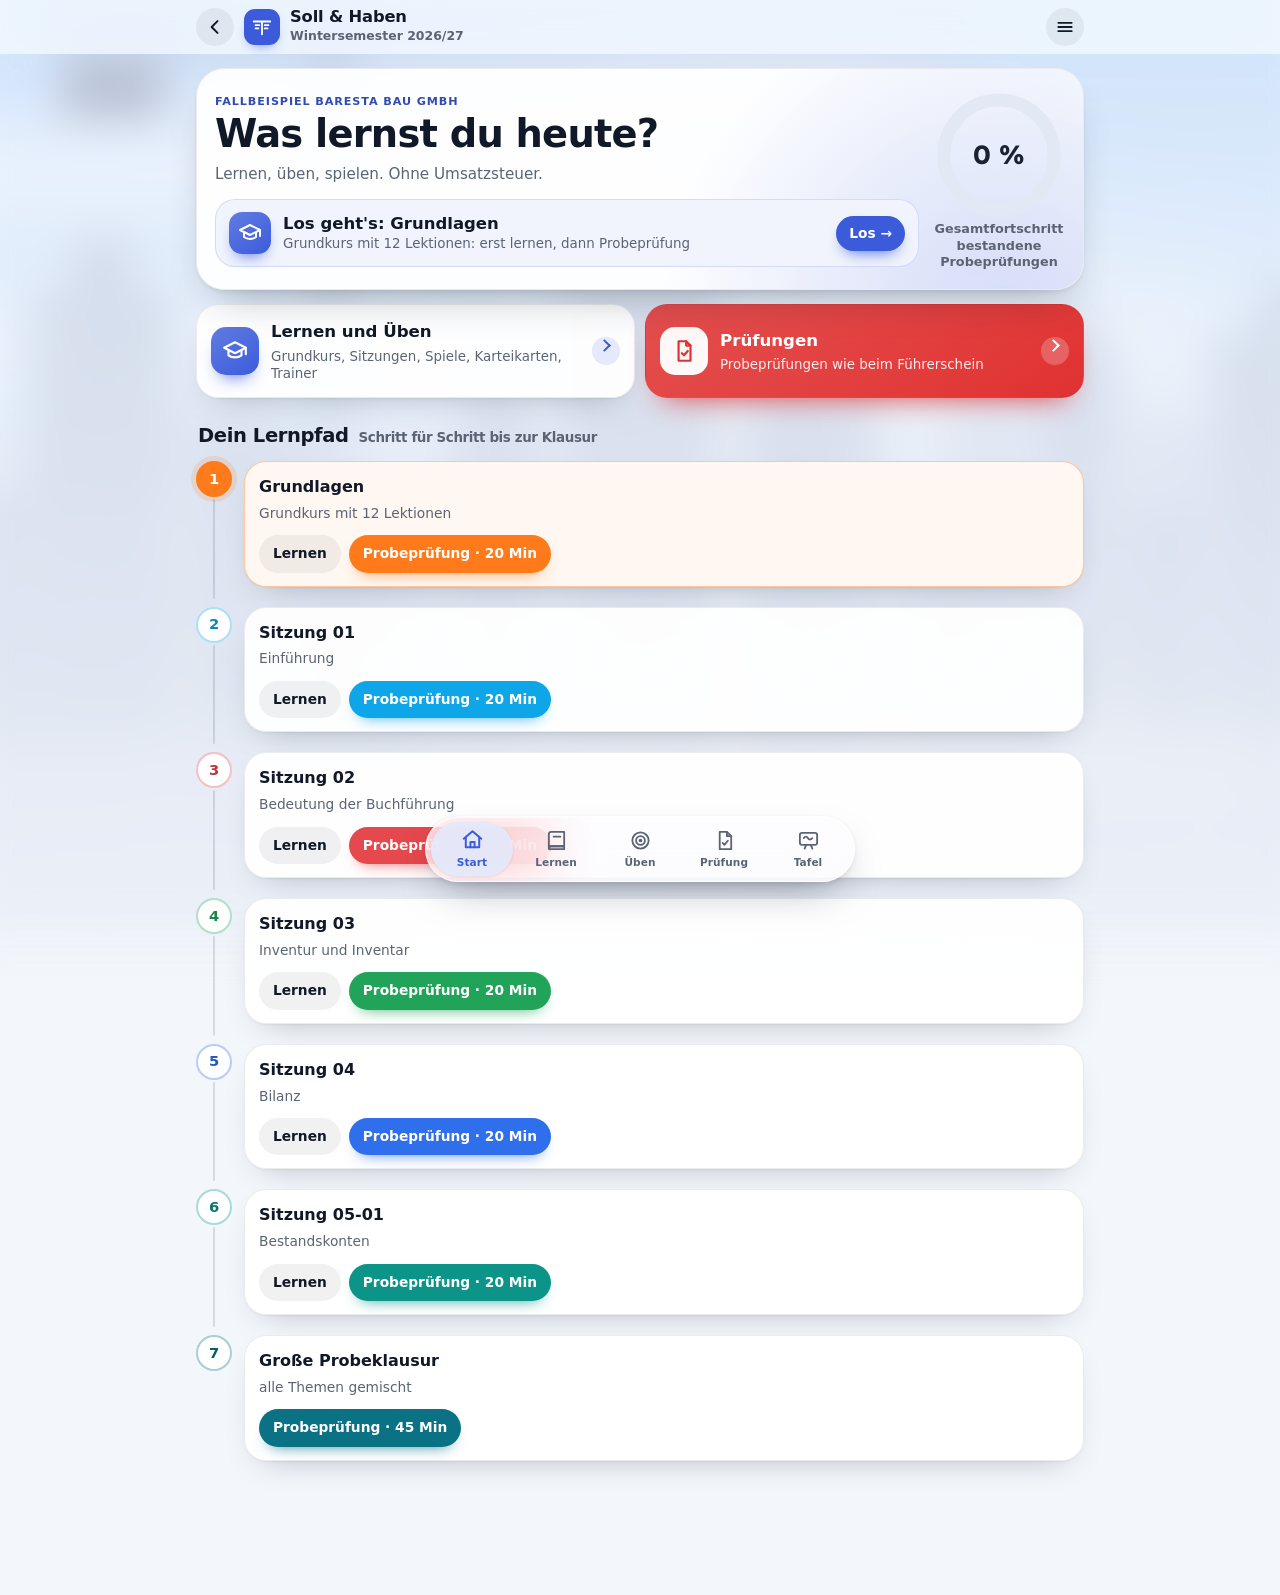
<file: modul-buchfuehrung.html>
<!doctype html>
<html lang="de">
<head>
<meta charset="utf-8">
<meta name="viewport" content="width=device-width, initial-scale=1, maximum-scale=1, user-scalable=no, viewport-fit=cover">
<title>Soll &amp; Haben</title>
<meta name="claude:viewport-fit-sides" content="cover">
<link rel="preconnect" href="https://fonts.googleapis.com">
<link rel="stylesheet" href="https://fonts.googleapis.com/css2?family=Lexend:wght@500;600;700&family=Nunito+Sans:ital,opsz,wght@0,6..12,400;0,6..12,600;0,6..12,700;0,6..12,800;1,6..12,400&family=JetBrains+Mono:wght@400;600&display=swap">
<script>/*BW-GLAS-THEMA*/(function(){var sy=0,sx=0;function sc(t){for(;t&&t!==document.body&&t!==document.documentElement;t=t.parentElement){if(t.nodeType!==1)continue;var o=getComputedStyle(t).overflowY;if((o==="auto"||o==="scroll")&&t.scrollHeight>t.clientHeight+1)return true}return false}document.addEventListener("touchstart",function(e){if(e.touches.length===1){sy=e.touches[0].clientY;sx=e.touches[0].clientX}},{passive:true});document.addEventListener("touchmove",function(e){if(e.touches.length!==1||sc(e.target))return;var dy=e.touches[0].clientY-sy,dx=e.touches[0].clientX-sx;if(Math.abs(dx)>Math.abs(dy))return;var se=document.scrollingElement||document.documentElement,y=se.scrollTop;if((y<=0&&dy>0)||(y+innerHeight>=se.scrollHeight-1&&dy<0))e.preventDefault()},{passive:false})})();(function(){var q=matchMedia("(prefers-color-scheme: dark)");function ap(){var t="auto";try{t=JSON.parse(localStorage.getItem("app-theme"))||"auto"}catch(e){}document.documentElement.classList.toggle("dark",t==="dark"||(t==="auto"&&q.matches))}ap();addEventListener("storage",function(e){if(!e.key||e.key==="app-theme")ap()});try{q.addEventListener("change",ap)}catch(e){}addEventListener("message",function(e){if(e.data&&e.data.bwTheme)ap();if(e.data&&typeof e.data.bwSat==="number")document.documentElement.style.setProperty("--sat",e.data.bwSat+"px")});["gesturestart","gesturechange"].forEach(function(t){document.addEventListener(t,function(e){e.preventDefault()},{passive:false})});document.addEventListener("touchmove",function(e){if(e.touches&&e.touches.length>1)e.preventDefault()},{passive:false})})();addEventListener("DOMContentLoaded",function(){var n=document.getElementById("tabs"),b=document.getElementById("menubtn"),h=document.querySelector("header.appbar");if(!n||!b||!h)return;var d=document.createElement("div");d.className="tabs-h";d.innerHTML='<b>Menü</b><button type="button" aria-label="Menü schließen"><svg viewBox="0 0 24 24"><path d="M6 6l12 12M18 6L6 18"/></svg></button>';n.insertBefore(d,n.firstChild);d.querySelector("button").onclick=function(){b.click()};var o=document.createElement("div");o.id="mov";h.appendChild(o);o.onclick=function(){b.click()};new MutationObserver(function(){var on=n.classList.contains("open");document.documentElement.style.overflow=on?"hidden":"";if(on)n.scrollTop=0}).observe(n,{attributes:true,attributeFilter:["class"]})});</script>
<style>
/* Layout: Lern-App – helle Kacheln je Thema mit eigener Farbe, eine Lesespalte, Zeichnungen statt Textwüsten.
   Bewusst nur helles Design (Wunsch: weißer Hintergrund). Soll = Blau, Haben = Orange zieht sich durch alles. */
:root{
  color-scheme:light;
  --bg:#ffffff; --bg2:#f4f7fc; --ink:#1b2333; --muted:#5d6779; --line:#e2e8f1;
  --brand:#3b5bdb; --soll:#2563eb; --soll-soft:#e3edff; --haben:#e8590c; --haben-soft:#ffeadb;
  --good:#15803d; --good-soft:#dcf5e4; --bad:#dc2626; --bad-soft:#fde4e4; --warn-soft:#fff3bf;
  --c-home:#3b5bdb; --c-gk:#ff7a1a; --c-00:#64748b; --c-01:#0ea5e9; --c-02:#e5484d; --c-03:#22a35a; --c-04:#2f6feb; --c-05:#0d9488;
  --c-karten:#f59e0b; --c-quiz:#9333ea; --c-uebungen:#db2777; --c-trainer:#4f46e5; --c-formeln:#a16207; --c-spiele:#e11d74; --c-GK:#ff7a1a;
  --f-display:"Lexend","Segoe UI",system-ui,sans-serif;
  --f-body:"Nunito Sans","Segoe UI",system-ui,sans-serif;
  --f-mono:"JetBrains Mono",ui-monospace,"SF Mono",Menlo,monospace;
  --c:var(--brand);
}
*{box-sizing:border-box}
html{background:var(--bg)}
body{background:var(--bg);color:var(--ink);font-family:var(--f-body);font-size:17px;line-height:1.6;margin:0}
body::before{content:"";position:fixed;inset:0 0 auto;height:env(safe-area-inset-top,0px);z-index:10;background:var(--bg)}
.wrap{max-width:920px;margin:0 auto;padding-left:max(16px,env(safe-area-inset-left,0px));padding-right:max(16px,env(safe-area-inset-right,0px))}
h1,h2,h3{font-family:var(--f-display);text-wrap:balance;line-height:1.2;margin:0;letter-spacing:-.01em}
h1{font-size:clamp(1.9rem,5vw,2.7rem);font-weight:700}
h2{font-size:1.5rem;font-weight:700;margin-top:.4rem}
h3{font-size:1.15rem;font-weight:600;margin-top:1.8rem;margin-bottom:.5rem}
p{margin:.55rem 0}
ul,ol{margin:.5rem 0;padding-left:1.3rem}
li{margin:.25rem 0}
.mono,.num{font-family:var(--f-mono);font-variant-numeric:tabular-nums}
.eyebrow{font-size:.75rem;text-transform:uppercase;letter-spacing:.09em;color:var(--muted);font-weight:800}
a{color:var(--c)}
button,select,input{font:inherit;color:inherit}
:focus-visible{outline:3px solid var(--c);outline-offset:2px}
.muted{color:var(--muted)}
.small{font-size:.9rem}

/* Themenfarben */
[data-view="start"]{--c:var(--c-home)} [data-view="grundkurs"]{--c:var(--c-gk)} [data-view="karten"]{--c:var(--c-karten)}
[data-view="quiz"]{--c:var(--c-quiz)} [data-view="uebungen"]{--c:var(--c-uebungen)} [data-view="trainer"]{--c:var(--c-trainer)}
[data-view="formeln"]{--c:var(--c-formeln)} [data-view="spiele"]{--c:var(--c-spiele)}
article[data-ch="00"]{--c:var(--c-00)} article[data-ch="01"]{--c:var(--c-01)} article[data-ch="02"]{--c:var(--c-02)}
article[data-ch="03"]{--c:var(--c-03)} article[data-ch="04"]{--c:var(--c-04)} article[data-ch="05"]{--c:var(--c-05)}

/* App-Leiste */
header.appbar{position:sticky;top:env(safe-area-inset-top,0px);z-index:9;background:var(--bg);box-shadow:0 1px 0 var(--line),0 6px 18px -14px rgba(27,35,51,.35)}
.bar{display:flex;align-items:center;gap:12px;padding-block:10px 4px}
.brand{display:flex;align-items:center;gap:10px;text-decoration:none;color:var(--ink);min-width:0}
.brand .logo{width:38px;height:38px;border-radius:12px;background:var(--brand);color:#fff;display:grid;place-items:center;flex:none}
.brand .logo svg{width:22px;height:22px}
.brand b{font-family:var(--f-display);font-size:1.05rem;display:block;line-height:1.1}
.brand small{color:var(--muted);font-size:.78rem;display:block}
/* Menü zum Aufklappen statt Leiste */
.brand small{font-size:.88rem!important;font-weight:600}
.menubtn{margin-left:auto;flex:none;display:flex;align-items:center;gap:8px;border:1.5px solid var(--line);background:#fff;border-radius:14px;padding:7px 10px 7px 12px;font-weight:800;font-size:.92rem;cursor:pointer;color:var(--ink)}
.menubtn svg{width:20px;height:20px;fill:none;stroke:currentColor;stroke-width:2.2;stroke-linecap:round}
.menubtn[aria-expanded="true"]{border-color:var(--brand);background:#eef2ff}
@media (max-width:400px){#menucur{display:none}}
nav.tabs{display:none;border-top:1px solid var(--line)}
nav.tabs.open{display:block}
nav.tabs .tabrow{display:grid;grid-template-columns:repeat(auto-fill,minmax(150px,1fr));gap:8px;padding-block:12px 14px}
nav.tabs a{padding:9px 12px 9px 9px!important;border-radius:14px!important;font-size:.95rem!important}
header .bar{padding-block:10px!important}
nav.tabs .tabrow::-webkit-scrollbar{display:none}
nav.tabs a{--c:var(--tc);display:flex;align-items:center;gap:6px;padding:6px 12px 6px 7px;border-radius:999px;text-decoration:none;color:var(--ink);font-weight:700;font-size:.9rem;white-space:nowrap;background:var(--bg2);border:1.5px solid transparent}
nav.tabs a .ti{width:24px;height:24px;border-radius:8px;background:var(--tc);color:#fff;display:grid;place-items:center}
nav.tabs a .ti svg{width:15px;height:15px}
nav.tabs a:hover{border-color:color-mix(in srgb,var(--tc) 40%,#fff)}
nav.tabs a[aria-current="page"]{background:color-mix(in srgb,var(--tc) 14%,#fff);border-color:var(--tc)}
main .wrap{padding-block:24px 72px}
svg.i{width:1em;height:1em;fill:none;stroke:currentColor;stroke-width:2;stroke-linecap:round;stroke-linejoin:round}
.ico svg,.ti svg,.logo svg,.fi svg,.vhero .ico svg{fill:none;stroke:currentColor;stroke-width:2;stroke-linecap:round;stroke-linejoin:round}

/* Ansicht-Kopf */
.vhero{display:flex;align-items:center;gap:16px;background:color-mix(in srgb,var(--c) 10%,#fff);border-radius:24px;padding:18px 20px;margin-bottom:20px}
.vhero .ico{width:60px;height:60px;border-radius:18px;background:var(--c);color:#fff;display:grid;place-items:center;flex:none;box-shadow:0 6px 14px -8px var(--c)}
.vhero .ico svg{width:32px;height:32px}
.vhero h2{margin:2px 0 0}
.vhero .eyebrow{color:color-mix(in srgb,var(--c) 75%,#000)}
.vhero > div{min-width:0}

/* Startseite */
.hero{display:grid;grid-template-columns:1fr auto;gap:20px;align-items:center;background:linear-gradient(135deg,#eef3ff 0%,#fff4ea 100%);border-radius:28px;padding:24px}
.hero > div{min-width:0}
.hero p{color:var(--muted);max-width:58ch}
.ring{width:132px;text-align:center}
.ring svg{width:132px;height:132px;display:block}
.ring small{display:block;color:var(--muted);font-size:.82rem;font-weight:700}
.continue{display:flex;align-items:center;gap:12px;margin-top:14px;background:#fff;border-radius:18px;padding:12px 14px;text-decoration:none;color:var(--ink);box-shadow:0 2px 0 #e6e9f2;max-width:460px;border:1.5px solid #e6e9f2}
.continue .ico{width:42px;height:42px;border-radius:13px;background:var(--c-gk);color:#fff;display:grid;place-items:center;flex:none}
.continue .ico svg{width:24px;height:24px}
.continue b{display:block;font-family:var(--f-display);font-weight:600}
.continue small{color:var(--muted)}
.continue .go{margin-left:auto;font-weight:800;color:var(--c-gk);white-space:nowrap}
@media (max-width:560px){.hero{grid-template-columns:1fr;padding:20px}.ring{display:flex;align-items:center;gap:12px;width:auto;text-align:left}.ring svg{width:76px;height:76px}}
.grp-h{font-size:1.15rem;margin:30px 0 12px;display:flex;align-items:baseline;gap:10px}
.grp-h small{font-family:var(--f-body);font-weight:600;color:var(--muted);font-size:.9rem}
.tiles{display:grid;grid-template-columns:repeat(auto-fill,minmax(150px,1fr));gap:12px}
.tile{--c:var(--tc);display:flex;flex-direction:column;gap:10px;text-decoration:none;color:var(--ink);background:#fff;border:1.5px solid color-mix(in srgb,var(--tc) 24%,#fff);border-radius:22px;padding:14px;box-shadow:0 3px 0 color-mix(in srgb,var(--tc) 22%,#fff);transition:transform .12s, box-shadow .12s;min-width:0;position:relative}
.tile:hover{transform:translateY(-2px);box-shadow:0 6px 0 color-mix(in srgb,var(--tc) 30%,#fff)}
.tile:active{transform:translateY(1px);box-shadow:0 1px 0 color-mix(in srgb,var(--tc) 30%,#fff)}
.tile .ico{width:54px;height:54px;border-radius:17px;background:var(--tc);color:#fff;display:grid;place-items:center}
.tile .ico svg{width:30px;height:30px}
.tile small{display:block;font-size:.72rem;text-transform:uppercase;letter-spacing:.08em;font-weight:800;color:color-mix(in srgb,var(--tc) 80%,#000)}
.tile b{display:block;font-family:var(--f-display);font-weight:600;font-size:1rem;line-height:1.25}
.tile .meta{font-size:.82rem;color:var(--muted);margin-top:auto}
.tile .bar{height:6px;border-radius:3px;background:color-mix(in srgb,var(--tc) 15%,#fff);overflow:hidden}
.tile .bar i{display:block;height:100%;background:var(--tc);width:0;transition:width .4s}
.tile .done{position:absolute;top:12px;right:12px;width:24px;height:24px;border-radius:50%;background:var(--good);color:#fff;display:grid;place-items:center}
.tile .done svg{width:14px;height:14px;fill:none;stroke:currentColor;stroke-width:3}
.tile.wide{grid-column:span 2}
@media (max-width:380px){.tile.wide{grid-column:auto}}
.tile .new{position:absolute;top:12px;right:12px;font-size:.68rem;font-weight:800;background:var(--tc);color:#fff;border-radius:999px;padding:2px 8px;letter-spacing:.05em}

/* Fließbilder (HTML) */
.flow{display:flex;align-items:stretch;gap:4px;margin:16px 0}
.fs{--c:var(--fc);flex:1 1 0;min-width:0;background:color-mix(in srgb,var(--fc) 10%,#fff);border-radius:18px;padding:14px 12px;text-align:center;position:relative}
.fs .fi{width:48px;height:48px;border-radius:15px;background:var(--fc);color:#fff;display:grid;place-items:center;margin:0 auto 8px}
.fs .fi svg{width:26px;height:26px}
.fs b{display:block;font-family:var(--f-display);font-weight:600;line-height:1.25}
.fs .t{display:block;font-size:.86rem;color:var(--muted);line-height:1.35;margin-top:2px}
.fs .here{position:absolute;top:-9px;left:50%;transform:translateX(-50%);background:var(--fc);color:#fff;font-size:.68rem;font-weight:800;border-radius:999px;padding:1px 8px;white-space:nowrap}
.fa{flex:0 0 22px;align-self:center;color:#9aa6b8;display:grid;place-items:center}
.fa svg{width:22px;height:22px;fill:none;stroke:currentColor;stroke-width:2.5;stroke-linecap:round;stroke-linejoin:round}
@media (max-width:640px){.flow{flex-direction:column;gap:2px}.fa{transform:rotate(90deg);height:22px}.fs{display:grid;grid-template-columns:48px 1fr;column-gap:12px;text-align:left;align-items:center}.fs .fi{margin:0;grid-row:span 2}.fs .here{left:auto;right:10px;transform:none}}

/* Zeichnungen (SVG) */
.ill{margin:18px 0;background:var(--bg2);border-radius:20px;padding:16px 12px 12px;overflow-x:auto}
.ill svg{display:block;width:100%;height:auto;margin:0 auto}
.ill svg text{font-family:var(--f-body)}
.ill figcaption{font-size:.88rem;color:var(--muted);text-align:center;margin:8px auto 0;max-width:60ch;line-height:1.4}
.ill .pair{display:grid;grid-template-columns:repeat(auto-fit,minmax(260px,1fr));gap:12px}

.chapnav{display:flex;flex-wrap:wrap;gap:6px;margin-bottom:20px}
.chip{--c:var(--cc,var(--brand));border:1.5px solid color-mix(in srgb,var(--c) 30%,#fff);background:#fff;border-radius:999px;padding:5px 13px;cursor:pointer;font-size:.9rem;font-weight:700;color:var(--ink)}
.chip:hover{background:color-mix(in srgb,var(--c) 8%,#fff)}
.chip[aria-pressed="true"]{background:var(--c);border-color:var(--c);color:#fff}
.chip .n{font-family:var(--f-mono);font-size:.78rem;margin-right:5px;opacity:.8}

.merke{background:color-mix(in srgb,var(--c) 9%,#fff);border:1.5px solid color-mix(in srgb,var(--c) 25%,#fff);padding:12px 16px;border-radius:16px;margin:16px 0}
.merke b:first-child{display:table;font-size:.72rem;text-transform:uppercase;letter-spacing:.08em;color:#fff;background:var(--c);border-radius:999px;padding:1px 10px;margin-bottom:6px}
.merke b:first-child + *{margin-top:0}
.bsp{border:1.5px dashed #cdd5e1;padding:12px 16px;border-radius:16px;margin:16px 0;background:#fff}
.bsp > b:first-child{display:block;font-size:.72rem;text-transform:uppercase;letter-spacing:.08em;color:var(--muted);margin-bottom:4px;font-weight:800}

.tbl{overflow-x:auto;margin:14px 0;border:1.5px solid var(--line);border-radius:14px;background:#fff}
table{border-collapse:collapse;width:100%;font-size:.95rem}
th,td{padding:8px 11px;border-bottom:1px solid var(--line);text-align:left;vertical-align:top}
th{font-weight:800;background:color-mix(in srgb,var(--c) 8%,#fff)}
tr:last-child td{border-bottom:none}
td.r,th.r{text-align:right;font-family:var(--f-mono);font-variant-numeric:tabular-nums;white-space:nowrap}
tr.sum td{font-weight:800;border-top:2px solid var(--ink)}
tr.sub td{font-weight:800;background:var(--bg2)}

/* Bilanz in Kontenform */
.bilanz{display:grid;grid-template-columns:1fr 1fr;border:1.5px solid var(--line);border-radius:14px;background:#fff;overflow:hidden;margin:14px 0;font-size:.92rem}
.bilanz > div{min-width:0}
.bilanz .side + .side{border-left:2px solid var(--ink)}
.bilanz .hd{display:flex;justify-content:space-between;gap:8px;padding:7px 11px;border-bottom:2px solid var(--ink);font-weight:700;font-family:var(--f-display);background:var(--soll-soft);color:var(--soll)}
.bilanz .side + .side .hd{background:var(--haben-soft);color:var(--haben)}
.bilanz .row{display:flex;justify-content:space-between;gap:8px;padding:3px 11px}
.bilanz .row span:last-child{font-family:var(--f-mono);font-variant-numeric:tabular-nums;white-space:nowrap}
.bilanz .grp{font-weight:800;padding:7px 11px 0}
.bilanz .tot{border-top:2px solid var(--ink);font-weight:800;margin-top:6px;padding-block:5px}
@media (max-width:560px){.bilanz{grid-template-columns:1fr}.bilanz .side + .side{border-left:none;border-top:2px solid var(--ink)}}

/* T-Konto */
.tgrid{display:grid;grid-template-columns:repeat(auto-fill,minmax(250px,1fr));gap:14px;margin:12px 0}
.tk{font-size:.86rem;min-width:0;background:#fff;border-radius:12px;padding:8px 8px 6px;border:1.5px solid var(--line)}
.tk .name{display:flex;justify-content:space-between;border-bottom:2px solid var(--ink);padding:0 2px 3px;font-weight:700}
.tk .name span:first-child{color:var(--soll)} .tk .name span:last-child{color:var(--haben)}
.tk .body{display:grid;grid-template-columns:1fr 1fr}
.tk .body > div{padding:4px 6px;min-width:0}
.tk .body > div:first-child{border-right:2px solid var(--ink)}
.tk .e{display:flex;justify-content:space-between;gap:6px;border-radius:4px}
.tk .e span:last-child{font-family:var(--f-mono);font-variant-numeric:tabular-nums;white-space:nowrap}
.tk .e.sb{color:var(--soll);font-weight:700;background:var(--warn-soft)}
.tk .foot{display:grid;grid-template-columns:1fr 1fr;border-top:1px solid var(--ink)}
.tk .foot div{text-align:right;padding:2px 6px;font-family:var(--f-mono);font-weight:600;border-bottom:3px double var(--ink)}

details.loes{border:1.5px solid var(--line);border-radius:14px;background:#fff;margin:10px 0}
details.loes summary{cursor:pointer;padding:10px 14px;font-weight:700;color:color-mix(in srgb,var(--c) 85%,#000);list-style:none}
details.loes summary::-webkit-details-marker{display:none}
details.loes summary::before{content:"▸ ";display:inline-block;transition:transform .15s}
details.loes[open] summary::before{transform:rotate(90deg)}
details.loes .in{padding:0 14px 12px;border-top:1px solid var(--line)}

.task{background:#fff;border:1.5px solid var(--line);border-radius:20px;padding:18px 20px;margin:18px 0;box-shadow:0 3px 0 #eef1f6}
.task h3{margin-top:0}
.tag{display:inline-block;font-size:.72rem;font-weight:800;letter-spacing:.05em;text-transform:uppercase;padding:2px 9px;border-radius:999px;background:color-mix(in srgb,var(--c) 14%,#fff);color:color-mix(in srgb,var(--c) 85%,#000);margin-right:6px}

.btn{border:none;background:var(--c);color:#fff;border-radius:14px;padding:10px 18px;cursor:pointer;font-weight:800;box-shadow:0 3px 0 color-mix(in srgb,var(--c) 70%,#000);transition:transform .08s}
.btn:active{transform:translateY(2px);box-shadow:0 1px 0 color-mix(in srgb,var(--c) 70%,#000)}
.btn.ghost{background:#fff;color:color-mix(in srgb,var(--c) 85%,#000);box-shadow:0 3px 0 color-mix(in srgb,var(--c) 30%,#fff);border:1.5px solid color-mix(in srgb,var(--c) 35%,#fff)}
.btn:disabled{opacity:.45;cursor:default}
.row-btns{display:flex;flex-wrap:wrap;gap:10px;margin-top:14px}
select,input[type="text"],input[type="number"]{background:#fff;border:1.5px solid #cfd7e3;border-radius:10px;padding:7px 9px;max-width:100%}
.fb{margin-top:10px;padding:10px 14px;border-radius:14px}
.fb.ok{background:var(--good-soft);color:var(--ink);border:1.5px solid color-mix(in srgb,var(--good) 35%,#fff)}
.fb.no{background:var(--bad-soft);color:var(--ink);border:1.5px solid color-mix(in srgb,var(--bad) 30%,#fff)}
.ok-t{color:var(--good);font-weight:800}.no-t{color:var(--bad);font-weight:800}

/* Karteikarten */
.fc-bar{display:flex;flex-wrap:wrap;gap:10px;align-items:center;justify-content:space-between;margin-bottom:14px}
.card{perspective:1200px;cursor:pointer;margin:0 auto;max-width:620px}
.card .inner{position:relative;min-height:280px;transition:transform .45s;transform-style:preserve-3d}
.card.flip .inner{transform:rotateY(180deg)}
.card .face{position:absolute;inset:0;backface-visibility:hidden;-webkit-backface-visibility:hidden;border-radius:24px;background:#fff;padding:24px 26px;display:flex;flex-direction:column;justify-content:center;overflow:auto;border:2px solid color-mix(in srgb,var(--c) 30%,#fff);box-shadow:0 5px 0 color-mix(in srgb,var(--c) 30%,#fff)}
.card .face.front{background:linear-gradient(160deg,color-mix(in srgb,var(--c) 16%,#fff),#fff 70%)}
.card .face.back{transform:rotateY(180deg);justify-content:flex-start}
.card .front .q{font-family:var(--f-display);font-size:1.45rem;font-weight:600;text-align:center;text-wrap:balance}
.card .hint{position:absolute;bottom:12px;left:0;right:0;text-align:center;font-size:.8rem;color:var(--muted)}
.card .lbl{position:absolute;top:12px;left:16px;font-size:.75rem;color:var(--muted);font-family:var(--f-mono)}
.fc-meta{text-align:center;color:var(--muted);font-size:.9rem;margin-top:10px}
.progress{height:10px;background:color-mix(in srgb,var(--c) 14%,#fff);border-radius:5px;overflow:hidden;margin-top:6px}
.progress span{display:block;height:100%;background:var(--c);border-radius:5px;transition:width .3s}

/* Quiz */
.opts{display:grid;gap:9px;margin-top:12px}
.opt{text-align:left;border:1.5px solid #d5dce7;background:#fff;border-radius:14px;padding:11px 15px;cursor:pointer;box-shadow:0 2px 0 #e3e8f0}
.opt:hover:not(:disabled){border-color:var(--c);background:color-mix(in srgb,var(--c) 6%,#fff)}
.opt.right{border-color:var(--good);background:var(--good-soft)}
.opt.wrong{border-color:var(--bad);background:var(--bad-soft)}
.opt:disabled{cursor:default}
.score{font-family:var(--f-mono);font-size:.95rem}

/* Trainer */
.bs-grid{display:grid;grid-template-columns:1fr auto 1fr;gap:8px;align-items:center;margin-top:12px}
.bs-grid .an{font-weight:800;color:var(--muted)}
.bs-grid label{font-size:.75rem;color:var(--muted);display:block;text-transform:uppercase;letter-spacing:.06em;font-weight:800}
.bs-grid > div:first-child label{color:var(--soll)} .bs-grid > div:last-child label{color:var(--haben)}
.bs-grid select{width:100%}
@media (max-width:520px){.bs-grid{grid-template-columns:1fr}.bs-grid .an{text-align:center}}
.field{display:flex;flex-direction:column;gap:3px;margin-top:10px}
.field label{font-size:.75rem;color:var(--muted);text-transform:uppercase;letter-spacing:.06em;font-weight:800}

.cls-row{display:grid;grid-template-columns:2.2rem 1fr minmax(0,13rem);gap:8px;align-items:center;padding:7px 0;border-bottom:1px solid var(--line)}
.cls-row:last-child{border-bottom:none}
.cls-row .nr{font-family:var(--f-mono);color:var(--muted)}
.cls-row .val{font-family:var(--f-mono);font-size:.85rem;color:var(--muted);white-space:nowrap}
.cls-row.ok select{border-color:var(--good);background:var(--good-soft)}
.cls-row.no select{border-color:var(--bad);background:var(--bad-soft)}
.cls-row .why{grid-column:2 / -1;font-size:.88rem;color:var(--muted)}
@media (max-width:560px){.cls-row{grid-template-columns:2rem 1fr}.cls-row select{grid-column:2}}

.steps{counter-reset:s;list-style:none;padding:0}
.steps li{counter-increment:s;display:grid;grid-template-columns:2.2rem 1fr;gap:8px;margin:8px 0;align-items:start}
.steps li::before{content:counter(s);width:1.8rem;height:1.8rem;border-radius:50%;background:color-mix(in srgb,var(--c) 14%,#fff);color:color-mix(in srgb,var(--c) 85%,#000);display:grid;place-items:center;font-weight:800;font-size:.9rem}
.gk-nav{display:flex;flex-wrap:wrap;gap:7px;margin:4px 0 6px}
.gk-nav button{width:2.5rem;height:2.5rem;border-radius:14px;border:1.5px solid color-mix(in srgb,var(--c) 30%,#fff);background:#fff;cursor:pointer;font-family:var(--f-display);font-weight:600;box-shadow:0 2px 0 color-mix(in srgb,var(--c) 22%,#fff)}
.gk-nav button.done{background:var(--good-soft);border-color:var(--good);color:var(--good)}
.gk-nav button[aria-current="step"]{background:var(--c);border-color:var(--c);color:#fff}
.lesson{background:#fff;border:1.5px solid color-mix(in srgb,var(--c) 22%,#fff);border-radius:24px;padding:22px 24px;margin-top:14px;box-shadow:0 4px 0 color-mix(in srgb,var(--c) 15%,#fff)}
.lesson .lh{font-size:1.45rem;margin-top:.25rem}
.lesson > .eyebrow{color:color-mix(in srgb,var(--c) 80%,#000)}
@media (max-width:560px){.lesson{padding:18px 16px}}
.mc{background:color-mix(in srgb,var(--c-quiz) 6%,#fff);border-radius:18px;margin-top:20px;padding:14px 16px;--c:var(--c-quiz)}
.mc .mq{font-weight:800}
.stepper{border:1.5px solid var(--line);border-radius:18px;padding:16px;background:var(--bg2);margin:14px 0}
.stepper .st-text{min-height:3.2em;margin-bottom:10px}
.stepper .tk{max-width:420px}
.tk .e.new{background:var(--soll-soft);outline:2px solid var(--soll)}
.formula{font-family:var(--f-mono);background:#fff;border:1.5px solid var(--line);border-radius:12px;padding:9px 13px;display:block;margin:6px 0;overflow-x:auto}

/* Spiele */
.games{display:grid;grid-template-columns:repeat(auto-fill,minmax(220px,1fr));gap:12px;margin-bottom:20px}
.gpick{--c:var(--gc);text-align:left;display:flex;gap:12px;align-items:center;border:2px solid color-mix(in srgb,var(--gc) 25%,#fff);background:#fff;border-radius:20px;padding:12px 14px;cursor:pointer;box-shadow:0 3px 0 color-mix(in srgb,var(--gc) 25%,#fff)}
.gpick[aria-pressed="true"]{background:color-mix(in srgb,var(--gc) 12%,#fff);border-color:var(--gc)}
.gpick .ico{width:46px;height:46px;border-radius:14px;background:var(--gc);color:#fff;display:grid;place-items:center;flex:none}
.gpick .ico svg{width:26px;height:26px}
.gpick b{display:block;font-family:var(--f-display);font-weight:600}
.gpick small{color:var(--muted);font-size:.84rem;line-height:1.3;display:block}
.gbox{--c:var(--gc,var(--c-spiele));background:#fff;border:2px solid color-mix(in srgb,var(--c) 22%,#fff);border-radius:26px;padding:20px;box-shadow:0 5px 0 color-mix(in srgb,var(--c) 18%,#fff)}
@media (max-width:560px){.gbox{padding:16px 14px}}
.ghud{display:flex;flex-wrap:wrap;gap:8px;align-items:center;margin-bottom:14px}
.pill{background:var(--bg2);border-radius:999px;padding:4px 12px;font-weight:800;font-size:.88rem;font-variant-numeric:tabular-nums}
.pill.hot{background:color-mix(in srgb,var(--c) 15%,#fff);color:color-mix(in srgb,var(--c) 85%,#000)}
.timer{flex:1 1 120px;height:10px;border-radius:5px;background:var(--bg2);overflow:hidden;min-width:100px}
.timer i{display:block;height:100%;background:var(--c);width:100%;transition:width .2s linear}
.gcard{font-family:var(--f-display);font-weight:600;font-size:1.35rem;text-align:center;background:color-mix(in srgb,var(--c) 8%,#fff);border-radius:20px;padding:26px 14px;margin:6px 0 14px;text-wrap:balance;transition:transform .15s}
.gcard small{display:block;font-family:var(--f-body);font-weight:600;font-size:.9rem;color:var(--muted);margin-top:4px}
.gcard.pop{animation:pop .35s}
.gcard.shake{animation:shake .35s}
@keyframes pop{40%{transform:scale(1.05)}}
@keyframes shake{20%,60%{transform:translateX(-8px)}40%,80%{transform:translateX(8px)}}
.buckets{display:grid;grid-template-columns:repeat(2,1fr);gap:10px}
.buckets.four{grid-template-columns:repeat(2,1fr)}
.bucket{border:none;border-radius:18px;padding:14px 10px;cursor:pointer;font-weight:800;color:#fff;font-size:1rem;box-shadow:0 4px 0 rgba(0,0,0,.18);line-height:1.25}
.bucket small{display:block;font-weight:600;font-size:.78rem;opacity:.92}
.bucket:active{transform:translateY(2px);box-shadow:0 2px 0 rgba(0,0,0,.18)}
.gfb{min-height:2.8em;margin-top:12px;font-size:.95rem}
.gend{text-align:center;padding:10px 0}
.gend .big{font-family:var(--f-display);font-size:2.6rem;font-weight:700;color:var(--c)}
.flowgame svg{width:100%;height:auto;display:block;max-width:560px;margin:0 auto}
.flowgame .node{cursor:pointer}
.flowgame .node rect{transition:fill .15s, stroke .15s}
.flowgame .node:hover rect{stroke-width:3}
.flowgame text{font-family:var(--f-body)}
.scale-items{display:flex;flex-wrap:wrap;gap:8px;justify-content:center;margin:12px 0}
.sitem{border:1.5px solid #cfd7e3;background:#fff;border-radius:999px;padding:7px 13px;cursor:pointer;font-weight:700;font-size:.92rem;box-shadow:0 2px 0 #e3e8f0}
.sitem[aria-pressed="true"]{background:var(--c);border-color:var(--c);color:#fff}
.sitem .num{font-weight:600;opacity:.8;margin-left:4px}
.sitem:disabled{opacity:.4;cursor:default}
.side-btns{display:grid;grid-template-columns:1fr 1fr;gap:10px;margin-top:6px}
@media (prefers-reduced-motion:reduce){*{transition:none!important;animation:none!important}}

/* ---- Kurzfassung + Aufklapp-Abschnitte ---- */
.kurz{display:grid;gap:10px;margin:0 0 18px;padding:0;list-style:none}
.kurz li{display:flex;gap:12px;align-items:flex-start;background:#fff;border:1.5px solid color-mix(in srgb,var(--c) 22%,#fff);border-radius:16px;padding:12px 14px;font-weight:600;line-height:1.45}
.kurz li > span:first-child{flex:none;width:30px;height:30px;border-radius:10px;background:var(--c);color:#fff;display:grid;place-items:center;font-family:var(--f-display);font-weight:700}
.kurz li > span:last-child{min-width:0}
.kurz-h{display:flex;justify-content:space-between;align-items:center;gap:10px;margin:22px 0 10px;flex-wrap:wrap}
.kurz-h h3{margin:0}
.kurz-h button{border:1.5px solid var(--line);background:#fff;border-radius:999px;padding:6px 14px;font:inherit;font-weight:700;font-size:.85rem;cursor:pointer;color:var(--fg)}
details.sec{border:1.5px solid var(--line);border-radius:18px;background:#fff;margin:10px 0;overflow:hidden}
details.sec > summary{list-style:none;cursor:pointer;display:flex;align-items:center;gap:12px;padding:13px 16px;font-family:var(--f-display);font-weight:600;font-size:1.02rem}
details.sec > summary::-webkit-details-marker{display:none}
details.sec > summary .n{flex:none;width:28px;height:28px;border-radius:9px;background:color-mix(in srgb,var(--c) 14%,#fff);color:color-mix(in srgb,var(--c) 80%,#000);display:grid;place-items:center;font-size:.85rem;font-weight:700}
details.sec > summary .t{flex:1;min-width:0}
details.sec > summary::after{content:"";flex:none;width:9px;height:9px;border-right:2.5px solid var(--muted);border-bottom:2.5px solid var(--muted);transform:rotate(45deg);margin:0 4px 4px 0;transition:transform .15s}
details.sec[open] > summary::after{transform:rotate(-135deg);margin:4px 4px 0 0}
details.sec[open] > summary{border-bottom:1.5px solid var(--line);background:color-mix(in srgb,var(--c) 6%,#fff)}
details.sec > .in{padding:4px 16px 14px;min-width:0}
details.sec > .in > h3:first-child{display:none}
/* Lernpfad, Probeprüfungen, Alle Fragen */
:root{--c-pruef:#0b7285}
[data-view="pruefung"]{--c:var(--c-pruef)} [data-view="fragen"]{--c:var(--c-quiz)}
nav.tabs .tabrow{grid-template-columns:1fr!important;max-width:520px;gap:6px!important}
.lp{list-style:none;margin:8px 0 0;padding:0;display:grid;gap:0}
.lp-step{--ec:var(--brand);display:grid;grid-template-columns:44px 1fr;gap:14px;position:relative;padding-bottom:16px}
.lp-step:not(:last-child)::before{content:"";position:absolute;left:21px;top:44px;bottom:0;width:3px;border-radius:2px;background:#e2e8f1}
.lp-step.done:not(:last-child)::before{background:var(--good)}
.lp-n{width:44px;height:44px;border-radius:50%;display:grid;place-items:center;font-family:var(--f-display);font-weight:700;background:#fff;border:3px solid color-mix(in srgb,var(--ec) 35%,#fff);color:color-mix(in srgb,var(--ec) 80%,#000)}
.lp-step.done .lp-n{background:var(--good);border-color:var(--good);color:#fff}
.lp-step.next .lp-n{background:var(--ec);border-color:var(--ec);color:#fff;box-shadow:0 0 0 6px color-mix(in srgb,var(--ec) 18%,#fff)}
.lp-b{min-width:0;background:#fff;border:1.5px solid #e6e9f2;border-radius:18px;padding:12px 14px}
.lp-step.next .lp-b{border-color:var(--ec);background:color-mix(in srgb,var(--ec) 6%,#fff)}
.lp-b b{display:block;font-family:var(--f-display);font-weight:600}
.lp-b small{color:var(--muted)}
.lp-btns{display:flex;flex-wrap:wrap;gap:8px;margin-top:10px;align-items:center}
.lp-a{display:inline-block;text-decoration:none;font-weight:800;font-size:.88rem;border-radius:999px;padding:6px 13px;background:var(--bg2);color:var(--ink);border:1.5px solid #e2e8f1}
.lp-a.ex{background:var(--ec);border-color:var(--ec);color:#fff}
.lp-r{font-size:.82rem;font-weight:800;color:var(--muted)}
.lp-step.done .lp-r{color:var(--good)}
.exlist{display:grid;gap:10px}
.excard{--ec:var(--brand);display:grid;grid-template-columns:48px 1fr auto;gap:14px;align-items:center;background:#fff;border:1.5px solid color-mix(in srgb,var(--ec) 25%,#fff);border-radius:20px;padding:14px;box-shadow:0 3px 0 color-mix(in srgb,var(--ec) 18%,#fff)}
.excard.big{background:color-mix(in srgb,var(--ec) 7%,#fff)}
.excard>div{min-width:0}
.exn{width:48px;height:48px;border-radius:15px;background:var(--ec);color:#fff;display:grid;place-items:center;font-family:var(--f-display);font-weight:700}
.excard b{display:block;font-family:var(--f-display);font-weight:600;line-height:1.25}
.excard small{display:block;color:var(--muted);font-size:.84rem}
.exst{display:inline-block;margin-top:5px;font-size:.8rem;font-weight:800;border-radius:999px;padding:2px 10px;background:var(--bg2);color:var(--muted)}
.exst.ok{background:var(--good-soft);color:var(--good)}
@media (max-width:520px){.excard{grid-template-columns:44px 1fr}.excard .btn{grid-column:1/-1}.exn{width:44px;height:44px}}
.exhud{display:flex;flex-wrap:wrap;gap:8px;align-items:center;margin-bottom:10px}
.exhud b{font-family:var(--f-display);font-weight:600;margin-right:auto}
.exhud .pill{--pc:var(--muted);background:var(--bg2);border-radius:999px;padding:4px 11px;font-size:.84rem;font-weight:800;color:color-mix(in srgb,var(--pc) 85%,#000)}
.exhud .pill.time{background:color-mix(in srgb,var(--ec) 12%,#fff)}
.exdots{display:flex;gap:4px;margin-bottom:12px}
.exdots i{flex:1;height:6px;border-radius:3px;background:#e2e8f1}
.exdots i.d{background:color-mix(in srgb,var(--ec) 55%,#fff)} .exdots i.c{background:var(--ec)}
.qcard .mq{font-weight:700;font-size:1.05rem}
.qcase{display:block;font-weight:600;margin-top:6px;background:var(--bg2);border-radius:12px;padding:10px 12px}
.qdef{display:block;font-weight:600;margin-top:8px;border-left:4px solid var(--c);padding:4px 0 4px 12px;color:var(--ink)}
.qimg{display:block;width:100%;max-width:420px;margin:10px 0}
.qlist{display:grid;grid-template-columns:repeat(auto-fill,minmax(210px,1fr));gap:6px;margin:10px 0}
.qlist span{display:flex;justify-content:space-between;gap:10px;background:var(--bg2);border-radius:10px;padding:6px 10px;font-size:.9rem}
.qlist b{font-family:var(--f-mono);font-weight:600;white-space:nowrap}
.opt[aria-pressed="true"]{border-color:var(--c);background:color-mix(in srgb,var(--c) 12%,#fff);box-shadow:0 0 0 2px var(--c)}
.bs-s{color:var(--soll);font-weight:800}.bs-h{color:var(--haben);font-weight:800}
.tminis{display:flex;flex-wrap:wrap;gap:12px;margin-top:10px}
.tm{min-width:150px;flex:1;max-width:220px}
.tm-h{text-align:center;font-weight:800;font-size:.85rem;border-bottom:2px solid var(--ink);padding-bottom:3px}
.tm-b{display:grid;grid-template-columns:1fr 1fr;min-height:30px}
.tm-b span{padding:4px 6px;font-family:var(--f-mono);font-size:.85rem}
.tm-b span:first-child{border-right:2px solid var(--ink);color:var(--soll);text-align:right}
.tm-b span:last-child{color:var(--haben)}
.exres{display:flex;gap:18px;align-items:center;border-radius:22px;padding:18px;background:var(--bad-soft)}
.exres.ok{background:var(--good-soft)}
.exres h3{margin:0 0 4px}
.exscore{flex:none;width:96px;height:96px;border-radius:50%;background:#fff;display:flex;align-items:baseline;justify-content:center;padding-top:26px;font-family:var(--f-display);font-size:2rem;font-weight:700}
.exscore small{font-size:1rem;color:var(--muted)}
.exres.ok .exscore{color:var(--good)} .exres.no .exscore{color:var(--bad)}
@media (max-width:520px){.exres{flex-direction:column;align-items:flex-start}}
.exrev{display:grid;gap:8px}
.exq{border:1.5px solid #e2e8f1;border-radius:14px;background:#fff}
.exq summary{display:flex;gap:10px;padding:10px 12px;cursor:pointer;font-weight:600;list-style:none}
.exq summary::-webkit-details-marker{display:none}
.exmark{flex:none;width:24px;height:24px;border-radius:50%;display:grid;place-items:center;color:#fff;font-size:.8rem;background:var(--good)}
.exq.no .exmark{background:var(--bad)}
.exa{padding:0 14px 12px 46px}
.excard .btn{--c:var(--ec)}
a.btn{text-decoration:none;display:inline-block}
/* Weiche Übergänge */
@keyframes vin{from{opacity:0;transform:translateY(12px)}to{opacity:1;transform:none}}
@keyframes mdrop{from{opacity:0;transform:translateY(-8px)}to{opacity:1;transform:none}}
@keyframes qin{from{opacity:0;transform:translateX(18px)}to{opacity:1;transform:none}}
section[data-view]:not([hidden]),#chapters article:not([hidden]),.lesson:not([hidden]){animation:vin .38s cubic-bezier(.2,.8,.2,1)}
nav.tabs.open .tabrow{animation:mdrop .22s ease}
nav.tabs.open .tabrow a{animation:vin .3s cubic-bezier(.2,.8,.2,1) both}
nav.tabs.open .tabrow a:nth-child(2){animation-delay:.02s}nav.tabs.open .tabrow a:nth-child(3){animation-delay:.04s}nav.tabs.open .tabrow a:nth-child(4){animation-delay:.06s}nav.tabs.open .tabrow a:nth-child(5){animation-delay:.08s}nav.tabs.open .tabrow a:nth-child(6){animation-delay:.1s}nav.tabs.open .tabrow a:nth-child(7){animation-delay:.12s}nav.tabs.open .tabrow a:nth-child(8){animation-delay:.14s}nav.tabs.open .tabrow a:nth-child(9){animation-delay:.16s}nav.tabs.open .tabrow a:nth-child(10){animation-delay:.18s}
.qcard,.exres,.exlist,#fc-card{animation:qin .32s cubic-bezier(.2,.8,.2,1)}
.lp-step{animation:vin .4s cubic-bezier(.2,.8,.2,1) both}
.lp-step:nth-child(2){animation-delay:.04s}.lp-step:nth-child(3){animation-delay:.08s}.lp-step:nth-child(4){animation-delay:.12s}.lp-step:nth-child(5){animation-delay:.16s}.lp-step:nth-child(6){animation-delay:.2s}.lp-step:nth-child(7){animation-delay:.24s}
.fb{animation:vin .3s ease}
.opt,.lp-a,.btn,.tile,.menubtn{transition:transform .12s ease,background-color .2s,border-color .2s,box-shadow .2s}
.opt:active:not(:disabled),.lp-a:active,.menubtn:active{transform:scale(.97)}
details.sec[open] > *:not(summary){animation:vin .3s ease}
@media (prefers-reduced-motion:reduce){*,*::before,*::after{animation:none!important;transition:none!important;scroll-behavior:auto!important}}
/* Prüfungs-Sperre und Verlauf */
body.exlock #menubtn,body.exlock #appback{opacity:.35;pointer-events:none}
body.exlock .brand{pointer-events:none}
.exlocknote{font-size:.84rem;font-weight:700;color:var(--muted);background:var(--bg2);border-radius:12px;padding:7px 12px;margin-bottom:10px}
.exdots i.d{background:color-mix(in srgb,var(--ec) 55%,#fff)}.exdots i.c{outline:2px solid var(--ec);outline-offset:1px}
.exhist-b{border:0;background:none;color:color-mix(in srgb,var(--ec) 85%,#000);font-weight:800;font-size:.8rem;cursor:pointer;text-decoration:underline;padding:0 0 0 6px}
.hist{margin-top:22px;background:#fff;border:1.5px solid #e6e9f2;border-radius:20px;padding:16px}
.hist h3{margin-top:0}
.hist-g{display:grid;grid-template-columns:minmax(0,1.15fr) minmax(0,1fr);gap:18px;align-items:start}
@media (max-width:640px){.hist-g{grid-template-columns:1fr}}
.hist-c svg{width:100%;height:auto;display:block}
.hpt circle{transition:r .15s}
.hist-ax{text-align:center;font-size:.75rem;color:var(--muted);margin-top:-4px}
.hist-l{list-style:none;margin:0;padding:0;display:grid;gap:6px;max-height:260px;overflow:auto}
.hist-l li{display:grid;grid-template-columns:26px minmax(0,1fr) 40px 44px 50px;gap:8px;align-items:center;font-size:.86rem;padding:6px 8px;border-radius:10px;background:var(--bg2)}
.hist-l .hn{width:24px;height:24px;border-radius:50%;display:grid;place-items:center;font-weight:800;font-size:.75rem;background:#fff;color:var(--muted)}
.hist-l li.ok .hn{background:var(--good);color:#fff}
.hist-l .hd{color:var(--muted);min-width:0;white-space:nowrap;overflow:hidden;text-overflow:ellipsis}
.hist-l .hb{height:7px;border-radius:4px;background:#e2e8f1;overflow:hidden}
.hist-l .hb i{display:block;height:100%;border-radius:4px;background:var(--bad)}
.hist-l li.ok .hb i{background:var(--good)}
.hist-l .hs{font-family:var(--f-mono);font-weight:600;text-align:right}
.hist-l .hdiff{font-size:.78rem;font-weight:800;color:var(--muted);text-align:right}
.exask{--c:var(--ec);background:color-mix(in srgb,var(--ec) 7%,#fff);border:1.5px solid color-mix(in srgb,var(--ec) 30%,#fff);border-radius:24px;padding:22px;animation:qin .32s cubic-bezier(.2,.8,.2,1)}
.exask h3{margin:12px 0 4px}.exask ul{margin:10px 0 4px}.exask p{font-weight:700}
/* Mein Verlauf */
:root{--c-verlauf:#3b5bdb}
[data-view="verlauf"]{--c:var(--c-verlauf)}
.vl-stats{display:grid;grid-template-columns:repeat(3,minmax(0,1fr));gap:10px}
.vl-stats div{background:var(--bg2);border-radius:18px;padding:14px;min-width:0}
.vl-stats b{display:block;font-family:var(--f-display);font-size:1.35rem;font-weight:600;line-height:1.2}
.vl-stats span{display:block;color:var(--muted);font-size:.84rem;font-weight:700}
.vl-sum{margin-top:12px;background:color-mix(in srgb,var(--c) 7%,#fff);border-radius:18px;padding:14px 16px}
.vl-chart{max-width:560px}
.vl-t td.num,.vl-t th{white-space:nowrap}
.vl-l{max-height:none!important}
.vl-l .hd{white-space:normal!important}

/* Zwei Wege: Lernen und Üben / Prüfungen */
.ways{display:grid;grid-template-columns:1fr 1fr;gap:12px;margin:22px 0 6px}
@media(max-width:560px){.ways{grid-template-columns:1fr}}
.way{--c:var(--wc);display:flex;align-items:center;gap:14px;text-decoration:none;color:var(--ink);background:color-mix(in srgb,var(--wc) 7%,#fff);border:2px solid color-mix(in srgb,var(--wc) 30%,#fff);border-radius:24px;padding:16px;box-shadow:0 4px 0 color-mix(in srgb,var(--wc) 25%,#fff);transition:transform .12s ease,box-shadow .2s}
.way:active{transform:translateY(2px);box-shadow:0 1px 0 color-mix(in srgb,var(--wc) 25%,#fff)}
.way .ico{width:56px;height:56px;border-radius:18px;background:var(--wc);color:#fff;display:grid;place-items:center;flex:none}
.way .ico svg{width:30px;height:30px;fill:none;stroke:currentColor;stroke-width:2;stroke-linecap:round;stroke-linejoin:round}
.way .wt{display:flex;flex-direction:column;gap:3px;min-width:0}.way .wt b{font-family:var(--f-display,inherit);font-size:1.12rem}.way .wt small{color:var(--muted);font-size:.86rem}
.way .go{margin-left:auto;font-weight:900;font-size:1.3rem;color:var(--wc)}
.way.ex{background:var(--wc);border-color:var(--wc);color:#fff;box-shadow:0 4px 0 color-mix(in srgb,var(--wc) 60%,#000)}
.way.ex .ico{background:#fff;color:var(--wc)}.way.ex .wt small,.way.ex .go{color:#fff}.way.ex .wt small{opacity:.9}
.way.small{padding:12px 14px}.way.small .ico{width:44px;height:44px;border-radius:14px}.way.small .ico svg{width:24px;height:24px}.way.small .wt b{font-size:1rem}
nav.tabs .tgh{grid-column:1/-1;font-size:.72rem;font-weight:800;letter-spacing:.06em;text-transform:uppercase;color:var(--muted);margin:8px 2px 0}
nav.tabs .tgh:first-child{margin-top:0}
.vl-link{display:inline-flex;align-items:center;gap:8px;font-weight:800;color:var(--ink);text-decoration:none;background:var(--bg2);border-radius:999px;padding:8px 14px;margin:4px 0 10px}
.vl-link svg{width:18px;height:18px;fill:none;stroke:currentColor;stroke-width:2.2;stroke-linecap:round;stroke-linejoin:round}


/* Lernvideos */
.vids{display:grid;grid-template-columns:repeat(auto-fill,minmax(250px,1fr));gap:14px;margin-top:10px}
.vid{display:flex;flex-direction:column;text-decoration:none;color:var(--ink);background:#fff;border:1.5px solid var(--line);border-radius:18px;overflow:hidden;transition:transform .15s,box-shadow .2s;min-width:0}
.vid:hover{transform:translateY(-2px);box-shadow:0 8px 20px -12px rgba(27,35,51,.35)}
.vid .th{position:relative;aspect-ratio:16/9;background:linear-gradient(135deg,#ff4d4d,#c4161c);display:grid;place-items:center;overflow:hidden}
.vid .th img{position:absolute;inset:0;width:100%;height:100%;object-fit:cover}
.vid .th .pl{position:relative;width:52px;height:36px;border-radius:10px;background:rgba(255,0,0,.92);display:grid;place-items:center;box-shadow:0 4px 12px rgba(0,0,0,.35)}
.vid .th .pl::after{content:"";border-left:14px solid #fff;border-top:8px solid transparent;border-bottom:8px solid transparent;margin-left:3px}
.vid .vt{padding:10px 12px 12px;display:flex;flex-direction:column;gap:4px}
.vid .vt small{font-size:.72rem;font-weight:800;letter-spacing:.05em;text-transform:uppercase;color:var(--muted)}
.vid .vt b{font-size:.95rem;line-height:1.3}
.vid .vt span{font-size:.82rem;color:var(--muted)}
@media(max-width:560px){.vids{grid-template-columns:1fr;gap:10px}.vid{flex-direction:row;align-items:stretch}.vid .th{width:132px;flex:none;aspect-ratio:auto;min-height:84px}.vid .vt{padding:9px 12px;justify-content:center}}
.vid-h{margin:22px 0 4px;font-family:var(--f-display);font-weight:600;font-size:1.05rem}
.later-row{margin-top:10px}.later-b{font-size:.88rem}.later-b.on{border-color:#c2255c;color:#c2255c;background:#fff0f6}

/* App-Rahmen: Zurück zur Modul-Übersicht (nur sichtbar, wenn das Modul in der Lern-App läuft) */
.appback{flex:none;width:38px;height:38px;border-radius:12px;border:1.5px solid var(--line);background:#fff;display:grid;place-items:center;cursor:pointer;color:var(--ink)}
.appback:hover{border-color:var(--brand);color:var(--brand)}
.appback svg{width:20px;height:20px;fill:none;stroke:currentColor;stroke-width:2.4;stroke-linecap:round;stroke-linejoin:round}
</style>
<style>/*BW-GLAS*/
:root{--f-display:-apple-system,BlinkMacSystemFont,"SF Pro Display","Segoe UI",system-ui,sans-serif;--f-body:-apple-system,BlinkMacSystemFont,"SF Pro Text","Segoe UI",system-ui,sans-serif;--bg:#5087ca}
html{background:#f3f6fb}
html.dark{filter:invert(.92) hue-rotate(180deg);background:#f3f6fb}
body{background:transparent!important;-webkit-font-smoothing:antialiased}
body::before{background:transparent!important}
#mbg{position:fixed;inset:0;z-index:-1;pointer-events:none;transform:translateZ(0);
  background:linear-gradient(180deg,rgba(255,255,255,.5),rgba(255,255,255,.42) 40%,rgba(240,244,250,.72)),url(bg-day.jpg) center 62%/cover no-repeat,#cfdcec}
html.dark #mbg{background:linear-gradient(180deg,rgba(255,255,255,.45),rgba(255,255,255,.36) 40%,rgba(255,255,255,.6)),url(bg-dusk-inv.jpg) center 62%/cover no-repeat,#ffffff}
:root{--sat:env(safe-area-inset-top,0px)}
html{touch-action:manipulation;-webkit-text-size-adjust:100%}
header.appbar{top:0!important;padding-top:var(--sat)!important;background:rgba(255,255,255,.9)!important;-webkit-backdrop-filter:blur(20px) saturate(160%);backdrop-filter:blur(20px) saturate(160%);box-shadow:none!important;border:0!important}
header.appbar::before{content:"";position:absolute;left:0;right:0;top:100%;height:22px;pointer-events:none;background:linear-gradient(180deg,rgba(255,255,255,.9),rgba(255,255,255,0))}
#mfade{position:fixed;left:0;right:0;bottom:0;height:calc(30px + env(safe-area-inset-bottom,0px));z-index:8;pointer-events:none;background:linear-gradient(180deg,rgba(255,255,255,0),rgba(255,255,255,.55));-webkit-backdrop-filter:blur(10px);backdrop-filter:blur(10px);-webkit-mask-image:linear-gradient(180deg,transparent,#000 70%);mask-image:linear-gradient(180deg,transparent,#000 70%)}
.appback{border-radius:50%!important;background:rgba(255,255,255,.75)!important;border-color:rgba(255,255,255,.9)!important;box-shadow:0 4px 12px -6px rgba(20,30,60,.35)}
.menubtn{border-radius:999px!important;background:rgba(255,255,255,.75)!important;border-color:rgba(255,255,255,.9)!important;box-shadow:0 4px 12px -6px rgba(20,30,60,.35)}
.continue,.tile,.task,.lesson,details.sec,details.loes,.tbl,.bilanz,.gbox,.gpick,.kurz li,.lp-b,.excard,.exq,.hist,.fg,.vid,.bsp{background:rgba(255,255,255,.84);border-color:rgba(255,255,255,.9);box-shadow:0 10px 28px -18px rgba(20,30,60,.45)}
.tile,.lesson,.task,.gbox,.excard,.hist,details.sec{border-radius:24px}
h1,h2,h3{letter-spacing:-.015em}
/* Menü als Fenster von unten, wie die Semesterwahl */
header.appbar:has(nav.tabs.open){-webkit-backdrop-filter:none!important;backdrop-filter:none!important;background:rgba(255,255,255,.96)!important}
#mov{display:none;position:fixed;inset:0;z-index:40;background:rgba(5,8,20,.42)}
header.appbar:has(nav.tabs.open) #mov{display:block;animation:movIn .2s ease}
nav.tabs.open{position:fixed;left:max(0px,calc(50% - 290px));right:max(0px,calc(50% - 290px));bottom:0;z-index:41;max-height:min(80vh,720px);overflow-y:auto;overscroll-behavior:contain;-webkit-overflow-scrolling:touch;border-top:0;background:rgb(250,251,255);border-radius:28px 28px 0 0;box-shadow:0 -14px 40px -16px rgba(0,0,0,.5);padding-bottom:calc(18px + env(safe-area-inset-bottom,0px));animation:navUp .34s cubic-bezier(.2,.8,.2,1)}
nav.tabs.open .tabrow{animation:none!important;padding-top:2px!important;max-width:none!important}
.tabs-h{display:none}
nav.tabs.open .tabs-h{display:flex;position:sticky;top:0;z-index:2;align-items:center;justify-content:space-between;padding:16px 20px 10px;background:rgb(250,251,255);border-bottom:1px solid transparent}
.tabs-h::before{content:"";position:absolute;top:7px;left:50%;width:38px;height:5px;margin-left:-19px;border-radius:9px;background:rgba(15,20,34,.18)}
.tabs-h b{font-family:var(--f-display);font-size:1.3rem;font-weight:800;letter-spacing:-.015em}
.tabs-h button{width:34px;height:34px;border-radius:50%;border:0;background:rgba(15,20,34,.07);display:grid;place-items:center;cursor:pointer;color:inherit}
.tabs-h svg{width:16px;height:16px;fill:none;stroke:currentColor;stroke-width:2.6;stroke-linecap:round}
@keyframes navUp{from{transform:translateY(100%)}to{transform:none}}
@keyframes movIn{from{opacity:0}to{opacity:1}}
@media (prefers-reduced-motion:reduce){nav.tabs.open,#mov{animation:none!important}}
</style>


<svg width="0" height="0" style="position:absolute" aria-hidden="true">
  <symbol id="i-home" viewBox="0 0 24 24"><path d="M3 11l9-7 9 7"/><path d="M5 10v10h14V10"/><path d="M10 20v-6h4v6"/></symbol>
  <symbol id="i-gk" viewBox="0 0 24 24"><path d="M2 9l10-5 10 5-10 5z"/><path d="M6 11.5V16c3 2.5 9 2.5 12 0v-4.5"/><path d="M22 9v6"/></symbol>
  <symbol id="i-00" viewBox="0 0 24 24"><rect x="3" y="5" width="18" height="16" rx="3"/><path d="M3 10h18M8 3v4M16 3v4M8 14h3M8 17h6"/></symbol>
  <symbol id="i-01" viewBox="0 0 24 24"><path d="M4 20V13M10 20V6M16 20V10M22 20H2"/><path d="M4 9l6-5 6 4 5-4"/></symbol>
  <symbol id="i-02" viewBox="0 0 24 24"><path d="M15 5.5c-.5-1.6-1.8-2.5-3.4-2.5-2 0-3.4 1.2-3.4 2.9 0 4 7.6 3 7.6 7.4 0 1.5-1 2.5-2.4 2.9"/><path d="M9 18.5c.5 1.6 1.8 2.5 3.4 2.5 2 0 3.4-1.2 3.4-2.9 0-4-7.6-3-7.6-7.4 0-1.5 1-2.5 2.4-2.9"/></symbol>
  <symbol id="i-03" viewBox="0 0 24 24"><rect x="5" y="4" width="14" height="17" rx="2.5"/><path d="M9 3h6v3H9z"/><path d="M9 13l2 2 4-4"/></symbol>
  <symbol id="i-04" viewBox="0 0 24 24"><path d="M12 3v17M8 21h8M4.5 7h15"/><path d="M4.5 7L2 13.5a2.8 2.8 0 0 0 5 0z"/><path d="M19.5 7L17 13.5a2.8 2.8 0 0 0 5 0z"/></symbol>
  <symbol id="i-05" viewBox="0 0 24 24"><path d="M3 6h18M12 6v14"/><path d="M5 10h4M5 13.5h3M15 10h4M15 13.5h3"/></symbol>
  <symbol id="i-karten" viewBox="0 0 24 24"><rect x="3" y="7" width="13" height="14" rx="2.5"/><path d="M8 7V5.5A2.5 2.5 0 0 1 10.5 3h8A2.5 2.5 0 0 1 21 5.5v9a2.5 2.5 0 0 1-2.5 2.5H16"/></symbol>
  <symbol id="i-verlauf" viewBox="0 0 24 24"><path d="M4 4v16h16"/><path d="M7 15l4-4 3 3 5-6"/></symbol>
  <symbol id="i-exam" viewBox="0 0 24 24"><path d="M7 3h7l4 4v14H7z"/><path d="M14 3v4h4"/><path d="M10 14l2 2 3.5-4"/></symbol>
<symbol id="i-video" viewBox="0 0 24 24"><rect x="2.5" y="5" width="19" height="14" rx="4"/><path d="M10 9.2v5.6l4.8-2.8z"/></symbol>
  <symbol id="i-later" viewBox="0 0 24 24"><path d="M6 3h12v18l-6-4.5L6 21z"/><path d="M10 9.5h4"/></symbol>
  <symbol id="i-quiz" viewBox="0 0 24 24"><circle cx="12" cy="12" r="9"/><path d="M9.5 9.3a2.6 2.6 0 1 1 3.6 2.4c-.7.3-1.1.9-1.1 1.6v.6"/><path d="M12 17h.01"/></symbol>
  <symbol id="i-uebungen" viewBox="0 0 24 24"><path d="M4 20l1-4.5L16 4.5l3.5 3.5L8.5 19z"/><path d="M14 7l3 3"/></symbol>
  <symbol id="i-trainer" viewBox="0 0 24 24"><circle cx="12" cy="12" r="9"/><circle cx="12" cy="12" r="5"/><circle cx="12" cy="12" r="1"/></symbol>
  <symbol id="i-formeln" viewBox="0 0 24 24"><path d="M18 5H6l6 7-6 7h12"/></symbol>
  <symbol id="i-spiele" viewBox="0 0 24 24"><rect x="2" y="7" width="20" height="11" rx="5"/><path d="M7 10.5v4M5 12.5h4"/><path d="M15.5 11h.01M18 13.5h.01"/></symbol>
  <symbol id="i-list" viewBox="0 0 24 24"><path d="M9 6h11M9 12h11M9 18h11"/><path d="M4.5 6h.01M4.5 12h.01M4.5 18h.01"/></symbol>
  <symbol id="i-receipt" viewBox="0 0 24 24"><path d="M6 3h12v18l-3-2-3 2-3-2-3 2z"/><path d="M9 8h6M9 12h6M9 16h3"/></symbol>
  <symbol id="i-zap" viewBox="0 0 24 24"><path d="M13 2L4 14h7l-1 8 9-12h-7z"/></symbol>
  <symbol id="i-sort" viewBox="0 0 24 24"><rect x="3" y="3" width="7" height="7" rx="2"/><rect x="14" y="14" width="7" height="7" rx="2"/><path d="M14 6.5h4a2 2 0 0 1 2 2V11M10 17.5H6a2 2 0 0 1-2-2V13"/></symbol>
  <symbol id="i-flow" viewBox="0 0 24 24"><circle cx="5" cy="6" r="2.5"/><circle cx="19" cy="18" r="2.5"/><path d="M7.5 6H14a3 3 0 0 1 0 6h-4a3 3 0 0 0 0 6h6.5"/></symbol>
  <symbol id="i-plusminus" viewBox="0 0 24 24"><path d="M6 4v6M3 7h6M15 7h6M4 20l16-16M15 17h6"/></symbol>
  <symbol id="i-check" viewBox="0 0 24 24"><path d="M5 12.5l4.5 4.5L19 7.5"/></symbol>
  <symbol id="i-arrow" viewBox="0 0 24 24"><path d="M5 12h14M13 6l6 6-6 6"/></symbol>
</svg>

<div id="mbg" aria-hidden="true"></div><div id="mfade" aria-hidden="true"></div>
<link rel="stylesheet" href="bw-ui.css?v=20261112a" data-bwui>
<link rel="stylesheet" href="bw-anki.css?v=20261128a" data-bwanki>
<header class="appbar">
  <div class="wrap bar">
    <button type="button" class="appback" id="appback" hidden aria-label="Zurück zu allen Modulen" title="Alle Module"><svg viewBox="0 0 24 24"><path d="M15 5l-7 7 7 7"/></svg></button>
    <a href="#start" class="brand" aria-label="Zur Startseite"><span class="logo"><svg><use href="#i-05"/></svg></span><span><b>Soll &amp; Haben</b><small>Wintersemester 2026/27</small></span></a>
    <button type="button" class="menubtn" id="menubtn" aria-expanded="false" aria-controls="tabs"><span id="menucur">Start</span><svg viewBox="0 0 24 24"><path d="M4 7h16M4 12h16M4 17h16"/></svg></button>
  </div>
  <nav class="tabs" id="tabs" aria-label="Bereiche"><div class="wrap tabrow">
    <div class="tgh">Übersicht</div>
    <a href="#start" style="--tc:var(--c-home)"><span class="ti"><svg><use href="#i-home"/></svg></span>Start</a>
    <div class="tgh">Lernen und Üben</div>
    <a href="#lernen" style="--tc:#3b5bdb"><span class="ti"><svg><use href="#i-gk"/></svg></span>Lernen und Üben</a>
    <a href="#grundkurs" style="--tc:var(--c-gk)"><span class="ti"><svg><use href="#i-gk"/></svg></span>Grundkurs</a>
    <a href="#kapitel" style="--tc:var(--c-04)"><span class="ti"><svg><use href="#i-list"/></svg></span>Kapitel</a>
    <a href="#karten" style="--tc:var(--c-karten)"><span class="ti"><svg><use href="#i-karten"/></svg></span>Karteikarten</a>
    <a href="#spiele" style="--tc:var(--c-spiele)"><span class="ti"><svg><use href="#i-spiele"/></svg></span>Spiele</a>
    <a href="#trainer" style="--tc:var(--c-trainer)"><span class="ti"><svg><use href="#i-trainer"/></svg></span>Buchungstrainer</a>
    <a href="#uebungen" style="--tc:var(--c-uebungen)"><span class="ti"><svg><use href="#i-uebungen"/></svg></span>Übungen</a>
    <a href="#fragen" style="--tc:var(--c-quiz)"><span class="ti"><svg><use href="#i-quiz"/></svg></span>Alle Fragen</a>
    <a href="#schwach" style="--tc:#c2255c"><span class="ti"><svg><use href="#i-later"/></svg></span>Kann ich noch nicht</a>
    <a href="#formeln" style="--tc:var(--c-formeln)"><span class="ti"><svg><use href="#i-formeln"/></svg></span>Formeln</a>
    <a href="#videos" style="--tc:#e03131"><span class="ti"><svg><use href="#i-video"/></svg></span>Lernvideos</a>
    <div class="tgh">Prüfungen</div>
    <a href="#pruefung" style="--tc:#e03131"><span class="ti"><svg><use href="#i-exam"/></svg></span>Probeprüfungen</a>
    <a href="#verlauf" style="--tc:var(--c-verlauf)"><span class="ti"><svg><use href="#i-verlauf"/></svg></span>Mein Verlauf</a>
  </div></nav>
</header>

<main><div class="wrap">

<!-- ================= START ================= -->
<section id="v-start" data-view="start">
  <div class="hero">
    <div>
      <div class="eyebrow">Fallbeispiel Baresta Bau GmbH</div>
      <h1>Was lernst du heute?</h1>
      <p>Lernen, üben, spielen. Ohne Umsatzsteuer.</p>
      <a class="continue" id="home-continue" href="#grundkurs"><span class="ico"><svg><use href="#i-gk"/></svg></span><span><b id="home-cont-t">Grundkurs starten</b><small id="home-cont-s">Lektion 1: Was ist Buchführung überhaupt?</small></span><span class="go">Los →</span></a>
    </div>
    <div class="ring" aria-label="Gesamtfortschritt">
      <svg viewBox="0 0 120 120"><circle cx="60" cy="60" r="50" fill="none" stroke="#e3e8f5" stroke-width="12"/><circle id="home-ring" cx="60" cy="60" r="50" fill="none" stroke="#3b5bdb" stroke-width="12" stroke-linecap="round" stroke-dasharray="314.16" stroke-dashoffset="314.16" transform="rotate(-90 60 60)" style="transition:stroke-dashoffset .6s"/><text id="home-pct" x="60" y="68" text-anchor="middle" font-size="24" font-weight="700" fill="#1b2333" font-family="Lexend, system-ui, sans-serif">0 %</text></svg>
      <small>Gesamtfortschritt<br>bestandene Probeprüfungen</small>
    </div>
  </div>

  <div class="ways">
    <a class="way" href="#lernen" style="--wc:#3b5bdb"><span class="ico"><svg><use href="#i-gk"/></svg></span><span class="wt"><b>Lernen und Üben</b><small>Grundkurs, Sitzungen, Spiele, Karteikarten, Trainer</small></span><span class="go">→</span></a>
    <a class="way ex" href="#pruefung" style="--wc:#e03131"><span class="ico"><svg><use href="#i-exam"/></svg></span><span class="wt"><b>Prüfungen</b><small id="way-ex">Probeprüfungen wie beim Führerschein</small></span><span class="go">→</span></a>
  </div>

  <h2 class="grp-h">Dein Lernpfad <small>Schritt für Schritt bis zur Klausur</small></h2>
  <ol class="lp" id="lp"></ol>

</section>

<!-- ================= SPIELE ================= -->
<section id="v-spiele" data-view="spiele" hidden>
  <div class="vhero"><span class="ico"><svg><use href="#i-spiele"/></svg></span><div><div class="eyebrow">Spielend üben</div><h2>Spiele</h2></div></div>
  <div class="games" id="g-pick">
    <button class="gpick" type="button" data-g="sort" style="--gc:#e11d74" aria-pressed="true"><span class="ico"><svg><use href="#i-sort"/></svg></span><span><b>Konten-Sortierer</b><small>Aktiv oder passiv? AV, UV, EK oder FK? Gegen die Uhr.</small></span></button>
    <button class="gpick" type="button" data-g="flow" style="--gc:#0d9488" aria-pressed="false"><span class="ico"><svg><use href="#i-flow"/></svg></span><span><b>Geldfluss</b><small>Woher kommt der Wert, wohin geht er? Daraus wird der Buchungssatz.</small></span></button>
    <button class="gpick" type="button" data-g="waage" style="--gc:#2f6feb" aria-pressed="false"><span class="ico"><svg><use href="#i-04"/></svg></span><span><b>Bilanz-Waage</b><small>Lege jeden Posten auf die richtige Seite, bis die Waage ausgeglichen ist.</small></span></button>
    <button class="gpick" type="button" data-g="pm" style="--gc:#ff7a1a" aria-pressed="false"><span class="ico"><svg><use href="#i-plusminus"/></svg></span><span><b>Plus oder Minus</b><small>Welche der vier Bilanzveränderungen ist das? Schnellrunde.</small></span></button>
  </div>
  <div class="gbox" id="g-box"></div>
</section>

<!-- ================= LERNEN UND ÜBEN ================= -->
<section id="v-lernen" data-view="lernen" hidden>
  <div class="vhero"><span class="ico"><svg><use href="#i-gk"/></svg></span><div><div class="eyebrow">Alles zum Lernen</div><h2>Lernen und Üben</h2></div></div>
  <h2 class="grp-h">Lernen <small>erst Grundkurs, dann die Sitzungen</small></h2>
  <div class="tiles">
    <a class="tile wide" href="#grundkurs" style="--tc:var(--c-gk)"><span class="ico"><svg><use href="#i-gk"/></svg></span><span><small>Ohne Vorwissen</small><b>Grundkurs: Buchführung von null an</b></span><span class="meta" id="home-gk">12 Lektionen von null an</span><span class="bar"><i id="hb-gk"></i></span></a>
    <a class="tile" href="#kapitel-00" style="--tc:var(--c-00)" data-chtile="00"><span class="ico"><svg><use href="#i-00"/></svg></span><span><small>Sitzung 00</small><b>Überblick</b></span><span class="meta">Bilanz, GuV, Systembereiche</span></a>
    <a class="tile" href="#kapitel-01" style="--tc:var(--c-01)" data-chtile="01"><span class="ico"><svg><use href="#i-01"/></svg></span><span><small>Sitzung 01</small><b>Einführung ins Rechnungswesen</b></span><span class="meta">Extern, intern, Geldströme</span></a>
    <a class="tile" href="#kapitel-02" style="--tc:var(--c-02)" data-chtile="02"><span class="ico"><svg><use href="#i-02"/></svg></span><span><small>Sitzung 02</small><b>Bedeutung der Buchführung</b></span><span class="meta">HGB, AO, GoB</span></a>
    <a class="tile" href="#kapitel-03" style="--tc:var(--c-03)" data-chtile="03"><span class="ico"><svg><use href="#i-03"/></svg></span><span><small>Sitzung 03</small><b>Inventur und Inventar</b></span><span class="meta">Zählen, Verfahren, Staffelform</span></a>
    <a class="tile" href="#kapitel-04" style="--tc:var(--c-04)" data-chtile="04"><span class="ico"><svg><use href="#i-04"/></svg></span><span><small>Sitzung 04</small><b>Bilanz</b></span><span class="meta">Aufbau und Kennzahlen</span></a>
    <a class="tile" href="#kapitel-05" style="--tc:var(--c-05)" data-chtile="05"><span class="ico"><svg><use href="#i-05"/></svg></span><span><small>Sitzung 05-01</small><b>Buchen auf Bestandskonten</b></span><span class="meta">T-Konten, Soll an Haben</span></a>
  </div>

  <h2 class="grp-h">Üben und spielen <small>bis es sitzt</small></h2>
  <div class="tiles">
    <a class="tile wide" href="#spiele" style="--tc:var(--c-spiele)"><span class="new">NEU</span><span class="ico"><svg><use href="#i-spiele"/></svg></span><span><small>4 Spiele</small><b>Konten sortieren, Geldflüsse legen, Bilanz-Waage, Plus oder Minus</b></span><span class="meta" id="home-sp">Highscore: noch keiner</span></a>
    <a class="tile" href="#karten" style="--tc:var(--c-karten)"><span class="ico"><svg><use href="#i-karten"/></svg></span><span><small>Begriffe</small><b>Karteikarten</b></span><span class="meta" id="home-fc">Begriffe abfragen</span><span class="bar"><i id="hb-fc"></i></span></a>
    <a class="tile" href="#fragen" style="--tc:var(--c-quiz)"><span class="ico"><svg><use href="#i-quiz"/></svg></span><span><small>Frei üben</small><b>Alle Fragen</b></span><span class="meta" id="home-quiz">mit Bildern, ohne Druck</span></a>
    <a class="tile" href="#schwach" style="--tc:#c2255c"><span class="ico"><svg><use href="#i-later"/></svg></span><span><small>Deine Baustellen</small><b>Kann ich noch nicht</b></span><span class="meta" id="home-later">Fragen, die du dir merkst</span></a>
    <a class="tile" href="#trainer" style="--tc:var(--c-trainer)"><span class="ico"><svg><use href="#i-trainer"/></svg></span><span><small>Soll an Haben</small><b>Buchungstrainer</b></span><span class="meta" id="home-tr">Buchungssätze bilden</span><span class="bar"><i id="hb-tr"></i></span></a>
    <a class="tile" href="#uebungen" style="--tc:var(--c-uebungen)"><span class="ico"><svg><use href="#i-uebungen"/></svg></span><span><small>Arbeitsblätter</small><b>Übungen 1 bis 10</b></span><span class="meta">mit Lösungen und Zusatzfällen</span></a>
    <a class="tile" href="#formeln" style="--tc:var(--c-formeln)"><span class="ico"><svg><use href="#i-formeln"/></svg></span><span><small>Zum Wiederholen</small><b>Formeln und Paragrafen</b></span><span class="meta">alles auf einer Seite</span></a>
    <a class="tile" href="#videos" style="--tc:#e03131"><span class="ico"><svg><use href="#i-video"/></svg></span><span><small>Auf YouTube</small><b>Lernvideos</b></span><span class="meta">9 ausgewählte Erklärvideos</span></a>
  </div>


  <a class="way ex small" href="#pruefung" style="--wc:#e03131;margin-top:24px"><span class="ico"><svg><use href="#i-exam"/></svg></span><span class="wt"><b>Bereit? Zu den Prüfungen</b><small>Probeprüfungen je Thema und die große Probeklausur</small></span><span class="go">→</span></a>
</section>

<!-- ================= GRUNDKURS ================= -->
<section id="v-grundkurs" data-view="grundkurs" hidden>
  <div class="vhero"><span class="ico"><svg><use href="#i-gk"/></svg></span><div><div class="eyebrow">Ohne Vorwissen · 12 Lektionen · ca. 90 Minuten</div><h2>Grundkurs: Buchführung von null an</h2></div></div>
  <p>Hier fängst du an, auch wenn du noch nie etwas von Soll und Haben gehört hast. Jede Lektion erklärt genau eine Idee, zuerst an einem Alltagsbeispiel und dann am Unternehmen. Am Ende jeder Lektion steht eine kleine Kontrollfrage. Geh die Lektionen der Reihe nach durch, denn jede baut auf der vorigen auf.</p>
  <div class="gk-nav" id="gk-nav"></div>

<div class="lesson" data-l="1">
  <div class="eyebrow">Lektion 1 von 12</div>
  <h3 class="lh">Was ist Buchführung überhaupt?</h3>
  <p>Stell dir vor, du führst ein <b>Haushaltsbuch</b>. Jedes Mal, wenn Geld reinkommt oder rausgeht, schreibst du es auf: „3. Mai, Einkauf Supermarkt, 32 €“. Am Monatsende weißt du dann genau, wohin dein Geld gegangen ist.</p>
  <p><b>Buchführung ist dasselbe für ein Unternehmen</b>, nur gründlicher. Ein Unternehmen schreibt nicht nur Geld auf, sondern alles, was seinen Besitz oder seine Schulden verändert: Material kaufen, eine Maschine kaufen, einen Kredit aufnehmen, eine Rechnung bezahlen.</p>
  <div data-ill="beleg"></div>
  <div class="tbl"><table>
    <tr><th>Wort</th><th>Was es einfach bedeutet</th></tr>
    <tr><td><b>Geschäftsfall</b> (auch Geschäftsvorfall)</td><td>Ein Ereignis, das aufgeschrieben werden muss. Beispiel: „Baresta kauft einen Bagger.“</td></tr>
    <tr><td><b>Beleg</b></td><td>Das Papier (oder die PDF), das beweist, dass der Geschäftsfall passiert ist: Rechnung, Kassenbon, Kontoauszug.</td></tr>
    <tr><td><b>Buchen</b></td><td>Den Geschäftsfall nach festen Regeln aufschreiben.</td></tr>
  </table></div>
  <p>Warum macht man das? Erstens, weil es das Gesetz verlangt (das <b>HGB</b>, Handelsgesetzbuch, und die <b>AO</b>, Abgabenordnung für die Steuern). Zweitens, weil man sonst nicht weiß, ob das Unternehmen Gewinn macht. Drittens, weil Bank, Finanzamt und Eigentümer wissen wollen, wie es dem Unternehmen geht.</p>
  <div class="merke"><b>Merke</b>Grundregel Nummer 1 lautet: <b>Keine Buchung ohne Beleg.</b> Alles, was gebucht wird, braucht einen Nachweis.</div>
  <div class="mc" data-q="g1"></div>
</div>

<div class="lesson" data-l="2" hidden>
  <div class="eyebrow">Lektion 2 von 12</div>
  <h3 class="lh">Vermögen und Schulden</h3>
  <p>Fangen wir bei dir an. Schreib auf, was dir gehört und was du anderen schuldest. Nehmen wir als Beispiel Lisa, eine Studentin:</p>
  <div class="tbl"><table>
    <tr><th>Was Lisa hat (Vermögen)</th><th class="r">€</th><th>Was Lisa schuldet (Schulden)</th><th class="r">€</th></tr>
    <tr><td>Fahrrad</td><td class="r">400</td><td>Geld von den Eltern geliehen</td><td class="r">300</td></tr>
    <tr><td>Laptop</td><td class="r">600</td><td>Handyrechnung noch offen</td><td class="r">50</td></tr>
    <tr><td>Bargeld im Portemonnaie</td><td class="r">50</td><td></td><td></td></tr>
    <tr><td>Guthaben auf dem Girokonto</td><td class="r">950</td><td></td><td></td></tr>
    <tr class="sum"><td>Summe Vermögen</td><td class="r">2.000</td><td>Summe Schulden</td><td class="r">350</td></tr>
  </table></div>
  <div data-ill="vermoegen"></div>
  <p><b>Vermögen</b> ist alles, was einen Wert hat und dir gehört: Gegenstände, Geld und auch Geld, das dir jemand schuldet (das nennt man <b>Forderung</b>). <b>Schulden</b> sind Beträge, die du anderen noch zahlen musst. Im Unternehmen heißen sie meist <b>Verbindlichkeiten</b> oder <b>Darlehen</b>.</p>
  <div class="bsp"><b>Im Unternehmen</b>Bei Baresta gehören zum Vermögen der Bagger, das Betriebsgelände, der Betonstahl im Bauhof, das Bankguthaben und die Forderung an die Stadt Lindenau (die Stadt hat eine Rechnung noch nicht bezahlt). Zu den Schulden gehören das Darlehen der Sparkasse und offene Rechnungen von Lieferanten.</div>
  <div class="tbl"><table>
    <tr><th>Fachwort</th><th>Bedeutung</th></tr>
    <tr><td><b>Forderung aLuL</b></td><td>„aus Lieferungen und Leistungen“: Ein Kunde schuldet uns Geld für eine Leistung, die wir schon erbracht und abgerechnet haben.</td></tr>
    <tr><td><b>Verbindlichkeit aLuL</b></td><td>Wir schulden einem Lieferanten Geld für etwas, das wir schon bekommen haben (Kauf „auf Rechnung“ oder „auf Ziel“).</td></tr>
    <tr><td><b>Darlehen</b></td><td>Geliehenes Geld, meist von der Bank, das über längere Zeit zurückgezahlt (getilgt) wird.</td></tr>
  </table></div>
  <div class="mc" data-q="g2"></div>
</div>

<div class="lesson" data-l="3" hidden>
  <div class="eyebrow">Lektion 3 von 12</div>
  <h3 class="lh">Eigenkapital: was dir wirklich gehört</h3>
  <p>Lisa hat Sachen im Wert von 2.000 €, schuldet aber 350 €. Würde sie heute alles verkaufen und alle Schulden zahlen, bliebe ihr:</p>
  <div class="merke"><b>Die wichtigste Gleichung</b><span class="mono">Vermögen − Schulden = Eigenkapital</span><br><span class="mono">2.000 € − 350 € = 1.650 €</span></div>
  <p>Das, was nach Abzug der Schulden übrig bleibt, heißt <b>Eigenkapital</b> (kurz <b>EK</b>) oder auch <b>Reinvermögen</b>. Es ist der Teil des Vermögens, der wirklich dem Eigentümer gehört.</p>
  <p>Die Schulden nennt man in der Buchführung auch <b>Fremdkapital</b> (kurz <b>FK</b>). Das ist Kapital, das fremden Leuten (Bank, Lieferanten) gehört. Damit gilt auch:</p>
  <div class="merke"><b>Andersherum gelesen</b><span class="mono">Vermögen = Eigenkapital + Fremdkapital</span><br>Alles, was das Unternehmen hat, wurde entweder mit eigenem Geld oder mit fremdem Geld bezahlt.</div>
  <div data-ill="ek"></div>
  <div class="bsp"><b>Baresta</b>Vermögen 18.650.000 € − Schulden 10.600.000 € = Eigenkapital 8.050.000 €. Das ist genau die Rechnung aus Übung 6.</div>
  <p class="small muted">Warum ist das wichtig? Wenn das Eigenkapital über das Jahr steigt (ohne dass der Eigentümer Geld hineinsteckt), hat das Unternehmen Gewinn gemacht. Das lernst du in Kapitel 03 als Eigenkapitalvergleich.</p>
  <div class="mc" data-q="g3"></div>
</div>

<div class="lesson" data-l="4" hidden>
  <div class="eyebrow">Lektion 4 von 12</div>
  <h3 class="lh">Die Bilanz: zwei Seiten, die immer gleich groß sind</h3>
  <p>Man kann Lisas Liste auch so lesen: Auf der einen Seite steht, <b>wofür</b> das Geld verwendet wurde (Fahrrad, Laptop, Geld). Auf der anderen Seite steht, <b>woher</b> das Geld kam (von Lisa selbst oder geliehen). Stellt man das nebeneinander, entsteht eine <b>Bilanz</b>:</p>
  <div class="bilanz">
    <div class="side"><div class="hd"><span>Aktiva (links)</span><span>€</span></div>
      <div class="row"><span>Fahrrad</span><span>400</span></div><div class="row"><span>Laptop</span><span>600</span></div><div class="row"><span>Bargeld</span><span>50</span></div><div class="row"><span>Girokonto</span><span>950</span></div>
      <div class="row tot"><span>Summe</span><span>2.000</span></div></div>
    <div class="side"><div class="hd"><span>Passiva (rechts)</span><span>€</span></div>
      <div class="row"><span>Eigenkapital</span><span>1.650</span></div><div class="row"><span>Darlehen Eltern</span><span>300</span></div><div class="row"><span>Offene Handyrechnung</span><span>50</span></div><div class="row"><span>&nbsp;</span><span></span></div>
      <div class="row tot"><span>Summe</span><span>2.000</span></div></div>
  </div>
  <ul>
    <li><b>Aktiva</b> (linke Seite) = das Vermögen = <b>Mittelverwendung</b>: Wofür steckt das Geld drin?</li>
    <li><b>Passiva</b> (rechte Seite) = das Kapital = <b>Mittelherkunft</b>: Woher kam das Geld? Eigenkapital oben, Fremdkapital darunter.</li>
  </ul>
  <div class="merke"><b>Warum sind beide Seiten immer gleich?</b>Weil das Eigenkapital genau so berechnet wird, dass es die Lücke schließt: Vermögen − Schulden. Jeder Euro auf der linken Seite muss irgendwoher gekommen sein. Deshalb gilt immer <b>Aktiva = Passiva</b>.</div>
  <p>Das Wort „Bilanz“ kommt vom italienischen <i>bilancia</i>, die Waage. Beide Waagschalen sind im Gleichgewicht.</p>
  <div data-ill="waage"></div>
  <div class="mc" data-q="g4"></div>
</div>

<div class="lesson" data-l="5" hidden>
  <div class="eyebrow">Lektion 5 von 12</div>
  <h3 class="lh">Ordnung in der Bilanz: lang und kurz</h3>
  <p>In einer echten Bilanz werden die Posten in Gruppen sortiert.</p>
  <h3 style="margin-top:.8rem;font-size:1rem">Auf der Aktivseite</h3>
  <ul>
    <li><b>Anlagevermögen (AV):</b> Dinge, die man <b>lange behält und immer wieder benutzt</b>. Bei Lisa das Fahrrad und der Laptop. Bei Baresta Bagger, Lkw, Gebäude, Schalung.</li>
    <li><b>Umlaufvermögen (UV):</b> Dinge, die <b>verbraucht, verkauft oder schnell zu Geld werden</b>, und das Geld selbst. Bei Baresta Betonstahl (wird einbetoniert), Diesel, Forderungen, Kasse und Bank.</li>
  </ul>
  <p>Die Reihenfolge geht von „schwer zu Geld zu machen“ (Grundstück) bis „ist schon Geld“ (Bank). Das nennt man <b>nach steigender Liquidität</b>. Liquidität heißt Flüssigkeit, also wie schnell etwas zu Geld wird.</p>
  <h3 style="margin-top:.8rem;font-size:1rem">Auf der Passivseite</h3>
  <ul>
    <li>Zuerst das <b>Eigenkapital</b>, dann das <b>Fremdkapital</b>.</li>
    <li>Beim Fremdkapital zuerst <b>langfristige</b> Schulden (Restlaufzeit über ein Jahr, z. B. Bankdarlehen), dann <b>kurzfristige</b> (bis ein Jahr, z. B. Lieferantenrechnungen). Das nennt man <b>nach Fälligkeit</b>.</li>
  </ul>
  <div data-ill="aufbau"></div>
  <div class="merke"><b>Test für Anlage- oder Umlaufvermögen</b>Frag dich: <i>Ist das Ding nach dem Benutzen noch da?</i> Ja → Anlagevermögen. Nein (verbraucht, verbaut, verkauft) oder es ist Geld → Umlaufvermögen. Entscheidend ist der Zweck im Unternehmen: Ein Bagger beim Händler ist Ware zum Verkaufen, also UV.</div>
  <div class="mc" data-q="g5"></div>
</div>

<div class="lesson" data-l="6" hidden>
  <div class="eyebrow">Lektion 6 von 12</div>
  <h3 class="lh">Jeder Geschäftsfall ändert immer zwei Dinge</h3>
  <p>Das ist die Kernidee der <b>doppelten Buchführung</b>. Nichts verschwindet einfach und nichts kommt aus dem Nichts. Wenn sich eine Sache ändert, ändert sich immer eine zweite mit.</p>
  <p>Lisa macht vier Dinge. Achte darauf, was sich jeweils ändert:</p>
  <div class="tbl"><table>
    <tr><th>Was Lisa tut</th><th>Was sich ändert</th><th>Name</th><th>Bilanzsumme</th></tr>
    <tr><td>Sie hebt 50 € vom Girokonto ab.</td><td>Bargeld + 50, Girokonto − 50. Beides links.</td><td><b>Aktivtausch</b></td><td>bleibt 2.000</td></tr>
    <tr><td>Sie leiht sich 200 € von den Eltern, die aufs Konto kommen.</td><td>Girokonto + 200 (links), Darlehen + 200 (rechts)</td><td><b>Aktiv-Passivmehrung</b></td><td>steigt</td></tr>
    <tr><td>Sie zahlt die Handyrechnung (50 €) per Überweisung.</td><td>Girokonto − 50 (links), Schulden − 50 (rechts)</td><td><b>Aktiv-Passivminderung</b></td><td>sinkt</td></tr>
    <tr><td>Die Eltern sagen: „Die 50 € Handyrechnung haben wir für dich bezahlt, du schuldest sie jetzt uns.“</td><td>Handyrechnung − 50, Darlehen Eltern + 50. Beides rechts.</td><td><b>Passivtausch</b></td><td>bleibt gleich</td></tr>
  </table></div>
  <div class="merke"><b>Die vier Grundformen</b>
    Nur die linke Seite ändert sich (+ und −) → <b>Aktivtausch</b><br>
    Nur die rechte Seite ändert sich (+ und −) → <b>Passivtausch</b><br>
    Beide Seiten werden größer → <b>Aktiv-Passivmehrung</b><br>
    Beide Seiten werden kleiner → <b>Aktiv-Passivminderung</b></div>
  <div data-ill="vier"></div>
  <p>Bei allen vier bleibt die Bilanz im Gleichgewicht. Und: Das Eigenkapital ändert sich bei keinem dieser Fälle. Lisa ist durch das Geldabheben weder reicher noch ärmer geworden. Solche Fälle nennt man <b>erfolgsunwirksam</b>.</p>
  <div class="mc" data-q="g6"></div>
</div>

<div class="lesson" data-l="7" hidden>
  <div class="eyebrow">Lektion 7 von 12</div>
  <h3 class="lh">Was ist ein Konto? Und was heißen Soll und Haben?</h3>
  <p>Ein Unternehmen hat Tausende Geschäftsfälle im Jahr. Nach jedem eine neue Bilanz zu schreiben, wäre verrückt. Deshalb bekommt <b>jeder Bilanzposten eine eigene Liste</b>, auf der alle Änderungen gesammelt werden. Diese Liste heißt <b>Konto</b>. Es gibt also ein Konto „Bank“, ein Konto „Kasse“, ein Konto „Darlehen“ und so weiter.</p>
  <p class="small muted">Achtung: Das Wort Konto meint hier nicht dein Bankkonto, sondern eine Liste in der Buchhaltung. Das Konto „Bank“ in der Buchhaltung ist die Liste, in der das Unternehmen sein Bankguthaben verfolgt.</p>
  <p>Man zeichnet ein Konto als großes <b>T</b>, deshalb heißt es <b>T-Konto</b>. Oben steht der Name, darunter gibt es eine linke und eine rechte Seite:</p>
  <div data-ill="tsl"></div>
  <div class="merke"><b>Das Wichtigste der ganzen Lektion</b><b style="display:inline;font-size:1rem;text-transform:none;letter-spacing:0;color:var(--ink)">Soll = linke Seite. Haben = rechte Seite.</b><br>Mehr bedeuten die Wörter nicht. Sie haben <b>nichts</b> mit „sollen“ oder „haben“ im Alltag zu tun. Es sind alte Namen für links und rechts. Abgekürzt: <b>S</b> und <b>H</b>.</div>
  <p>Eselsbrücke: <b>„Soll“ hat ein L wie Links.</b> Haben ist dann rechts.</p>
  <p>Welche Beträge auf welche Seite kommen, hängt davon ab, ob es ein Konto für <b>Vermögen</b> (Aktivkonto) oder für <b>Kapital</b> (Passivkonto) ist. Das kommt in den nächsten zwei Lektionen.</p>
  <div class="mc" data-q="g7"></div>
</div>

<div class="lesson" data-l="8" hidden>
  <div class="eyebrow">Lektion 8 von 12</div>
  <h3 class="lh">Aktivkonten: Konten für das Vermögen</h3>
  <p>Ein <b>Aktivkonto</b> ist ein Konto für einen Posten von der linken Seite der Bilanz (Aktiva): Kasse, Bank, Maschinen, Forderungen, Material.</p>
  <p>Die Regel ist logisch: In der Bilanz steht das Vermögen <b>links</b>. Also steht auch im Konto der Startwert links.</p>
  <div class="tbl"><table>
    <tr><th>Was</th><th>Seite beim Aktivkonto</th></tr>
    <tr><td>Anfangsbestand (AB), also der Startwert aus der Bilanz</td><td><b>Soll</b> (links)</td></tr>
    <tr><td>Zugänge (+), es wird mehr</td><td><b>Soll</b> (links), dieselbe Seite wie der AB</td></tr>
    <tr><td>Abgänge (−), es wird weniger</td><td><b>Haben</b> (rechts), die Gegenseite</td></tr>
    <tr><td>Schlussbestand (SB), also was am Ende übrig ist</td><td><b>Haben</b> (rechts), damit beide Seiten gleich groß werden</td></tr>
  </table></div>
  <div data-ill="aktiv"></div>
  <p><b>Probier es aus:</b> Lisa eröffnet eine kleine Fahrradwerkstatt („Lisas Radwerk“). In der Kasse liegen am Anfang 500 €. Klick dich durch den Monat:</p>
  <div class="stepper" data-st="kasse"></div>
  <div class="mc" data-q="g8"></div>
</div>

<div class="lesson" data-l="9" hidden>
  <div class="eyebrow">Lektion 9 von 12</div>
  <h3 class="lh">Passivkonten: Konten für das Kapital</h3>
  <p>Ein <b>Passivkonto</b> ist ein Konto für einen Posten von der rechten Seite der Bilanz (Passiva): Eigenkapital, Darlehen, Verbindlichkeiten aLuL, erhaltene Anzahlungen.</p>
  <p>Hier ist alles <b>spiegelverkehrt</b>, weil die Passiva in der Bilanz <b>rechts</b> stehen:</p>
  <div class="tbl"><table>
    <tr><th>Was</th><th>Seite beim Passivkonto</th></tr>
    <tr><td>Anfangsbestand (AB)</td><td><b>Haben</b> (rechts)</td></tr>
    <tr><td>Zugänge (+), die Schuld wird größer</td><td><b>Haben</b> (rechts)</td></tr>
    <tr><td>Abgänge (−), die Schuld wird kleiner (z. B. abbezahlt)</td><td><b>Soll</b> (links)</td></tr>
    <tr><td>Schlussbestand (SB)</td><td><b>Soll</b> (links)</td></tr>
  </table></div>
  <div data-ill="passiv"></div>
  <div class="merke"><b>Faustregel für beide Kontoarten</b>Zugänge kommen auf die Seite des Anfangsbestands. Abgänge kommen auf die Gegenseite. Der Schlussbestand steht auf der Seite, die sonst kleiner wäre.</div>
  <p><b>Probier es aus:</b> Lisa hat für die Werkstatt ein Darlehen von 5.000 € bei der Bank.</p>
  <div class="stepper" data-st="darlehen"></div>
  <div class="tbl"><table>
    <tr><th></th><th>Aktivkonto (Vermögen)</th><th>Passivkonto (Kapital)</th></tr>
    <tr><td>AB</td><td>Soll</td><td>Haben</td></tr>
    <tr><td>Zugang +</td><td>Soll</td><td>Haben</td></tr>
    <tr><td>Abgang −</td><td>Haben</td><td>Soll</td></tr>
    <tr><td>SB</td><td>Haben</td><td>Soll</td></tr>
  </table></div>
  <div class="mc" data-q="g9"></div>
</div>

<div class="lesson" data-l="10" hidden>
  <div class="eyebrow">Lektion 10 von 12</div>
  <h3 class="lh">Der Buchungssatz: „Soll an Haben“</h3>
  <p>Weil jeder Geschäftsfall <b>zwei</b> Posten ändert (Lektion 6), wird er auch auf <b>zwei</b> Konten gebucht: einmal im Soll eines Kontos und einmal im Haben eines anderen Kontos, mit demselben Betrag. Kurz aufgeschrieben heißt das <b>Buchungssatz</b>:</p>
  <div class="merke"><b>Form</b><span class="mono">Konto mit Soll-Buchung  an  Konto mit Haben-Buchung  Betrag</span><br>Das Wort „an“ trennt nur die beiden Seiten. Links vom „an“ steht immer das Soll-Konto, rechts davon das Haben-Konto.</div>
  <p>Um einen Buchungssatz zu bilden, stellst du dir immer dieselben <b>fünf Fragen</b>. Beispiel: Lisa hebt 200 € vom Bankkonto ab und legt sie in die Kasse.</p>
  <div class="tbl"><table>
    <tr><th>Frage</th><th>Antwort</th></tr>
    <tr><td>1. Welche Konten sind betroffen?</td><td>Kasse und Bank</td></tr>
    <tr><td>2. Aktiv- oder Passivkonto?</td><td>Beide sind Aktivkonten (Vermögen)</td></tr>
    <tr><td>3. Zugang oder Abgang?</td><td>Kasse: Zugang (+200). Bank: Abgang (−200)</td></tr>
    <tr><td>4. Passt das zu einer der vier Grundformen?</td><td>Ja, Aktivtausch</td></tr>
    <tr><td>5. Welche Seite?</td><td>Aktivkonto Zugang → Soll: <b>Kasse</b>. Aktivkonto Abgang → Haben: <b>Bank</b></td></tr>
  </table></div>
  <div class="merke"><b>Ergebnis</b><span class="mono">Kasse an Bank 200 €</span></div>
  <div data-ill="bsKasse"></div>
  <p>Noch ein Beispiel mit einem Passivkonto: Lisa kauft Ersatzteile für 800 € auf Rechnung (sie zahlt erst in 30 Tagen).</p>
  <div class="tbl"><table>
    <tr><td>1.</td><td>Rohstoffe (Ersatzteile) und Verbindlichkeiten aLuL</td></tr>
    <tr><td>2.</td><td>Rohstoffe: Aktivkonto. Verbindlichkeiten: Passivkonto</td></tr>
    <tr><td>3.</td><td>Beide: Zugang (mehr Teile, mehr Schulden)</td></tr>
    <tr><td>4.</td><td>Aktiv-Passivmehrung</td></tr>
    <tr><td>5.</td><td>Aktivkonto Zugang → Soll. Passivkonto Zugang → Haben</td></tr>
  </table></div>
  <div class="merke"><b>Ergebnis</b><span class="mono">Rohstoffe an Verbindlichkeiten aLuL 800 €</span></div>
  <p>Umgekehrt kannst du einen Buchungssatz auch <b>lesen</b>: „Verbindlichkeiten aLuL an Bank 1.000 €“ heißt: Die Schulden beim Lieferanten werden kleiner (Passivkonto im Soll = Abgang) und das Bankguthaben wird kleiner (Aktivkonto im Haben = Abgang). Es wurde also eine Lieferantenrechnung per Überweisung bezahlt.</p>
  <div class="mc" data-q="g10"></div>
  <div class="mc" data-q="g10b"></div>
</div>

<div class="lesson" data-l="11" hidden>
  <div class="eyebrow">Lektion 11 von 12</div>
  <h3 class="lh">Ein Konto abschließen</h3>
  <p>Am Ende einer Periode will man wissen: Wie viel ist auf dem Konto übrig? Das ist der <b>Schlussbestand</b> (SB). So rechnest du ihn aus, hier am Bankkonto von Lisas Radwerk:</p>
  <div class="tgrid" style="max-width:420px" id="gk-bank"></div>
  <ol class="steps">
    <li><span><b>Beide Seiten addieren.</b> Soll: 4.000. Haben: 200 + 1.000 + 500 = 1.700.</span></li>
    <li><span><b>Die größere Summe nehmen</b> (hier 4.000) und unter <b>beide</b> Seiten schreiben.</span></li>
    <li><span><b>Die Lücke auf der kleineren Seite ausrechnen:</b> 4.000 − 1.700 = 2.300. Das ist der Schlussbestand. Er steht beim Aktivkonto im Haben.</span></li>
    <li><span><b>Mit der Wirklichkeit vergleichen:</b> Steht auf dem echten Kontoauszug auch 2.300 €? Dieser Vergleich mit der Realität heißt Inventur (Kapitel 03).</span></li>
    <li><span><b>Den Schlussbestand in die Schlussbilanz übernehmen</b> (Bankguthaben 2.300 €). Und am nächsten Tag ist er der Anfangsbestand des neuen Jahres.</span></li>
  </ol>
  <div class="merke"><b>Kontrolle</b>Nach dem Abschluss müssen beide Seiten eines Kontos dieselbe Summe haben. Und am Ende müssen in der Schlussbilanz wieder Aktiva = Passiva sein. Wenn nicht, ist irgendwo ein Fehler.</div>
  <div class="mc" data-q="g11"></div>
</div>

<div class="lesson" data-l="12" hidden>
  <div class="eyebrow">Lektion 12 von 12</div>
  <h3 class="lh">Der ganze Kreislauf an einem Beispiel</h3>
  <p>Jetzt setzt du alles zusammen. Das ist genau der Ablauf, den du in der Klausur mit Baresta machst, nur mit kleineren Zahlen.</p>
  <div data-ill="kreislauf"></div>
  <p><b>Schritt 1: Die Eröffnungsbilanz von Lisas Radwerk am 01.01.</b></p>
  <div class="bilanz">
    <div class="side"><div class="hd"><span>Aktiva</span><span>€</span></div>
      <div class="row"><span>BGA (Werkzeug, Werkbank)</span><span>6.000</span></div><div class="row"><span>Fuhrpark (Lastenrad)</span><span>3.000</span></div><div class="row"><span>Rohstoffe (Ersatzteile)</span><span>1.500</span></div><div class="row"><span>Kasse</span><span>500</span></div><div class="row"><span>Bank</span><span>4.000</span></div>
      <div class="row tot"><span>Summe</span><span>15.000</span></div></div>
    <div class="side"><div class="hd"><span>Passiva</span><span>€</span></div>
      <div class="row"><span>Eigenkapital</span><span>9.000</span></div><div class="row"><span>Darlehen</span><span>5.000</span></div><div class="row"><span>Verbindlichkeiten aLuL</span><span>1.000</span></div>
      <div class="row tot"><span>Summe</span><span>15.000</span></div></div>
  </div>
  <p class="small muted">BGA heißt Betriebs- und Geschäftsausstattung: Werkzeug, Möbel, Computer, Container.</p>
  <p><b>Schritt 2: Die Bilanz in Konten auflösen.</b> Jeder Posten bekommt ein T-Konto. Aktivposten bekommen ihren Anfangsbestand ins Soll, Passivposten ins Haben.</p>
  <p><b>Schritt 3: Die Geschäftsfälle im Januar buchen.</b> Bilde zu jedem Fall den Buchungssatz und prüfe ihn:</p>
  <div id="gk-case"></div>
  <p><b>Schritt 4 und 5: Konten abschließen und Schlussbilanz aufstellen.</b></p>
  <details class="loes"><summary>Alle Konten mit Abschluss zeigen</summary><div class="in"><div class="tgrid" id="gk-konten"></div></div></details>
  <details class="loes"><summary>Schlussbilanz zum 31.01. zeigen</summary><div class="in">
  <div class="bilanz">
    <div class="side"><div class="hd"><span>Aktiva</span><span>€</span></div>
      <div class="row"><span>BGA</span><span>6.600</span></div><div class="row"><span>Fuhrpark</span><span>3.000</span></div><div class="row"><span>Rohstoffe</span><span>2.300</span></div><div class="row"><span>Kasse</span><span>100</span></div><div class="row"><span>Bank</span><span>2.300</span></div>
      <div class="row tot"><span>Summe</span><span>14.300</span></div></div>
    <div class="side"><div class="hd"><span>Passiva</span><span>€</span></div>
      <div class="row"><span>Eigenkapital</span><span>9.000</span></div><div class="row"><span>Darlehen</span><span>5.300</span></div><div class="row"><span>Verbindlichkeiten aLuL</span><span>0</span></div>
      <div class="row tot"><span>Summe</span><span>14.300</span></div></div>
  </div>
  <p>Kontrolle über die Bilanzsumme: 15.000 + 800 (Fall 1, Mehrung) − 1.000 (Fall 3, Minderung) − 500 (Fall 6, Minderung) = 14.300 €. Die Tauschfälle 2, 4 und 5 ändern die Summe nicht. Das Eigenkapital bleibt bei 9.000 €, weil keiner der Fälle erfolgswirksam war.</p>
  </div></details>
  <div class="merke"><b>Geschafft</b>Wenn du diese Lektion verstanden hast, kannst du die Kapitel 03 bis 05 und die Übungen 6 bis 10 bearbeiten. Weiter geht es mit dem <a href="#kapitel">Kapitelteil</a> und dem <a href="#trainer">Buchungstrainer</a>.</div>
</div>

  <div class="row-btns" style="justify-content:space-between;margin-top:24px">
    <button class="btn ghost" type="button" id="gk-prev">← Vorherige Lektion</button>
    <button class="btn" type="button" id="gk-next">Nächste Lektion →</button>
  </div>
  <a class="way ex small" id="gk-exam" href="#pruefung-gk" style="--wc:#e03131;margin-top:18px" hidden><span class="ico"><svg><use href="#i-exam"/></svg></span><span class="wt"><b>Grundkurs geschafft? Probeprüfung Grundlagen</b><small>12 Fragen, 20 Minuten</small></span><span class="go">→</span></a>
</section>

<!-- ================= KAPITEL ================= -->
<section id="v-kapitel" data-view="kapitel" hidden>
  <div class="chapnav" id="chapnav"></div>
  <div id="chapters">

<article data-ch="00">
  <div class="vhero"><span class="ico"><svg><use href="#i-00"/></svg></span><div><div class="eyebrow">Sitzung 00</div><h2>Überblick: Rechnungswesen im Bau</h2></div></div>
  <ul class="kurz" aria-label="Das Wichtigste"><li><span>1</span><span><b>Externes</b> Rechnungswesen informiert Außenstehende, <b>internes</b> die Unternehmensführung.</span></li><li><span>2</span><span>Die Baresta Bau GmbH ist das Beispiel für das ganze Semester.</span></li><li><span>3</span><span><b>Bilanz</b> = Bestände an einem Tag. <b>GuV</b> = Bewegungen im Jahr. Zusammen: Jahresabschluss.</span></li></ul>
  <p>Ein fiktives Bauunternehmen, die <b>Baresta Bau GmbH</b>, begleitet das ganze Semester von der Eröffnungsbilanz bis zum fertigen Jahresabschluss.</p>
  <h3>Systembereiche des baubetrieblichen Rechnungswesens</h3>
  <div class="tbl"><table>
    <tr><th>Externes Rechnungswesen<br><span class="muted small">Unternehmensrechnung</span></th><th>Internes Rechnungswesen<br><span class="muted small">Kosten-, Leistungs- und Ergebnisrechnung</span></th></tr>
    <tr><td><b>Bauunternehmensrechnung (Finanzbuchhaltung)</b><br>Bilanz: Aktiva (Anlagevermögen, Umlaufvermögen, ggf. Verlust) und Passiva (Eigenkapital, Fremdkapital, ggf. Gewinn).<br>GuV: Aufwendungen (Roh-/Hilfs-/Betriebsstoffe, Waren, Löhne, Abschreibungen, Zinsen …) gegen Erlöse und Erträge (Umsatz, andere Leistungen, Beteiligungen, Zinsen …).</td>
    <td><b>Bauauftragsrechnung (Kalkulation)</b><br>Angebots-, Vertrags-, Arbeits-, Nachtrags- und Nachkalkulation.<br><br><b>Baubetriebsrechnung (Betriebsbuchhaltung)</b><br>Kostenrechnung, Leistungsrechnung, Ergebnisrechnung.</td></tr>
  </table></div>
  <div class="merke"><b>Merke</b>Die Bilanz zeigt Bestände an einem Stichtag (Vermögen und Kapital). Die GuV zeigt Bewegungen eines Zeitraums (Aufwendungen und Erträge). Beide zusammen sind der Jahresabschluss.</div>
</article>

<article data-ch="01" hidden>
  <div class="vhero"><span class="ico"><svg><use href="#i-01"/></svg></span><div><div class="eyebrow">Sitzung 01</div><h2>Einführung ins Rechnungswesen</h2></div></div>
  <ul class="kurz" aria-label="Das Wichtigste"><li><span>1</span><span>Rechnungswesen macht aus allem, was im Betrieb passiert, Zahlen für Entscheidungen.</span></li><li><span>2</span><span><b>Extern</b> schaut nach außen und zurück (Buchführung, Pflicht). <b>Intern</b> schaut nach innen und nach vorn (Kalkulation, freiwillig).</span></li><li><span>3</span><span>Güter fließen in die eine Richtung, Geld in die andere.</span></li></ul>
  <p>Das Rechnungswesen ist ein <b>Informationssystem</b>. Es nimmt alles, was im Unternehmen passiert (Baustoffe einkaufen, Löhne zahlen, bauen und abrechnen, einen Bagger kaufen, einen Kredit aufnehmen), und macht daraus Zahlen in Euro und Mengen. Es <b>erfasst, verdichtet und wertet aus</b>. Diese Zahlen nutzen dann Geschäftsführung, Bauleitung, Bank, Finanzamt und Auftraggeber für Entscheidungen.</p>
  <div class="merke"><b>Kernsatz aus dem Skript</b>Güter- und Geldströme werden zu Zahlen und Zahlen zu Entscheidungen.</div>

  <h3>Externes und internes Rechnungswesen</h3>
  <div class="tbl"><table>
    <tr><th>Merkmal</th><th>Extern (Unternehmensrechnung)</th><th>Intern (KLR)</th></tr>
    <tr><td>Untersuchungsobjekt</td><td>ganzes Unternehmen, alle Geschäftsvorfälle</td><td>Teilgebiete, nur betriebsnotwendige Vorfälle</td></tr>
    <tr><td>Gesetzliche Grundlage</td><td>Handels- und Steuerrecht</td><td>keine</td></tr>
    <tr><td>Zeitbezug</td><td>Vergangenheit</td><td>Gegenwart und Zukunft</td></tr>
    <tr><td>Teilgebiete</td><td>Buchhaltung mit Jahresabschluss</td><td>Kosten- und Leistungsrechnung, Statistik, Planungsrechnung</td></tr>
    <tr><td>Ziel</td><td>Dokumentation der Vermögens-, Ertrags- und Finanzlage</td><td>Planung, Steuerung und Kontrolle</td></tr>
    <tr><td>Adressaten</td><td>Kapitalgeber, Staat, Kunden, Lieferanten, Arbeitnehmer, Öffentlichkeit</td><td>Unternehmensführung, Controlling</td></tr>
    <tr><td>Zugang</td><td>unter bestimmten Voraussetzungen Pflicht zur Veröffentlichung</td><td>keine Veröffentlichungspflicht</td></tr>
  </table></div>
  <p class="small muted">Eselsbrücke: Extern schaut <b>nach außen und zurück</b> (wer will wissen, wie es lief?), intern schaut <b>nach innen und nach vorn</b> (was sollen wir tun?).</p>

  <h3>Die vier Bereiche plus Controlling</h3>
  <div class="tbl"><table>
    <tr><th>Bereich</th><th>Inhalt</th><th>Zeitbezug</th></tr>
    <tr><td><b>Buchführung</b> (extern)</td><td>alle Geschäftsvorfälle, Ergebnis ist der Jahresabschluss</td><td>vergangenheitsbezogen</td></tr>
    <tr><td><b>Kosten- und Leistungsrechnung</b></td><td>nur betriebliche Vorgänge; im Bau: Kalkulation und Baubetriebsrechnung</td><td>kurzfristig</td></tr>
    <tr><td><b>Statistik</b></td><td>Zahlen aufbereiten: Zeit-, Betriebs-, Soll-Ist-Vergleich, Kennzahlen</td><td>vergangenheitsbezogen</td></tr>
    <tr><td><b>Planungsrechnung</b></td><td>Zukunft abbilden: Budget, Liquidität, Investition</td><td>zukunftsbezogen</td></tr>
    <tr><td><b>Controlling</b></td><td>Steuerungsfunktion, nutzt alle anderen Bereiche, unterstützt die Führung</td><td>übergreifend</td></tr>
  </table></div>

  <h3>Vier Aufgaben des Rechnungswesens</h3>
  <div class="tbl"><table>
    <tr><th>Aufgabe</th><th>Bedeutung</th><th>Baresta-Beispiel</th></tr>
    <tr><td>Dokumentation</td><td>lückenlos, zeitlich geordnet, mit Beleg (§§ 238, 242 HGB)</td><td>Nachweis im Streit um eine Abschlagszahlung</td></tr>
    <tr><td>Rechenschaft und Information</td><td>Lage gegenüber Außenstehenden offenlegen (§ 264 HGB)</td><td>Jahresabschluss für Bank und Gesellschafter</td></tr>
    <tr><td>Kontrolle</td><td>Wirtschaftlichkeit und Liquidität prüfen, Soll-Ist-Vergleich</td><td>Liegt die Kita-Baustelle im Budget?</td></tr>
    <tr><td>Planung und Disposition</td><td>Zahlen als Entscheidungsgrundlage</td><td>Angebotspreis kalkulieren; Bagger kaufen oder mieten?</td></tr>
  </table></div>

  <h3>Transaktionsbeziehungen mit der Umwelt</h3>
  <p>Das Unternehmen steht zwischen drei Märkten: dem <b>Beschaffungsmarkt</b> (Rohstofflieferanten), dem <b>Absatzmarkt</b> (Kunden) und dem <b>Finanzmarkt</b> (Kreditinstitute). Intern unterscheidet man den <b>Leistungsbereich</b> (Beschaffung, Produktion, Absatz), den <b>Investitionsbereich</b> (Anlage- und Umlaufvermögen) und den <b>Finanzierungsbereich</b> (Eigen- und Fremdkapital).</p>
  <p>Wichtig ist, dass <b>Güter und Zahlungen immer in entgegengesetzte Richtung fließen</b>:</p>
  <ul>
    <li><b>Beschaffung:</b> Rohstoffe kommen herein (wertmäßiger Input, Rohstoffaufwand), Geld geht an den Lieferanten hinaus.</li>
    <li><b>Absatz:</b> Bauleistung geht an den Kunden (wertmäßiger Output, Umsatzerlöse), Geld kommt herein.</li>
    <li><b>Finanzierung:</b> Die Bank schreibt einen Kredit gut (Bankguthaben und Bankverbindlichkeiten steigen), später fließen Zinsen und Tilgung zurück.</li>
  </ul>
  <div data-ill="stroeme"></div>
  <div class="bsp"><b>Baresta aktuell</b>Rohbau der Kita „Am Mühlbach“ für die Stadt Lindenau (2,4 Mio. € netto, Abnahme geplant Mai 2027) und geplanter Kauf eines Raupenbaggers für ca. 480.000 €, finanziert über einen Kredit der Hausbank.</div>
</article>

<article data-ch="02" hidden>
  <div class="vhero"><span class="ico"><svg><use href="#i-02"/></svg></span><div><div class="eyebrow">Sitzung 02</div><h2>Bedeutung der Buchführung</h2></div></div>
  <ul class="kurz" aria-label="Das Wichtigste"><li><span>1</span><span>Keine Buchung ohne Beleg.</span></li><li><span>2</span><span>Kaufleute müssen Bücher führen (§ 238 HGB). Kleine Einzelkaufleute sind befreit (§ 241a HGB).</span></li><li><span>3</span><span>Die GoB sagen, wie: vollständig, richtig, zeitgerecht, geordnet.</span></li></ul>
  <p>Aus Tätigkeiten im Betrieb werden <b>Geschäftsfälle</b>. Aus dem Kaufvertrag mit einem Lieferanten wird zum Beispiel später der Geschäftsfall „Einkauf von Werkstoffen auf Rechnung“. Jedem Geschäftsfall liegt ein <b>Beleg</b> zugrunde, hier die Eingangsrechnung des Lieferanten.</p>
  <div class="merke"><b>Aufgabe der Buchführung</b>Alle Geschäftsvorfälle <b>lückenlos</b> sowie <b>zeitlich und sachlich geordnet</b> erfassen und aufzeichnen (buchen).</div>

  <h3>Gesetzliche Grundlagen</h3>
  <ul>
    <li><b>§ 238 Abs. 1 HGB:</b> Jeder Kaufmann muss Bücher führen und seine Handelsgeschäfte und die Lage seines Vermögens nach den Grundsätzen ordnungsmäßiger Buchführung ersichtlich machen. Ein <b>sachverständiger Dritter</b> muss sich in angemessener Zeit einen Überblick verschaffen können. Geschäftsvorfälle müssen sich in Entstehung und Abwicklung verfolgen lassen.</li>
    <li><b>§ 140 AO</b> (abgeleitete Buchführungspflicht): Wer nach anderen Gesetzen (also z. B. HGB) Bücher führen muss, muss das auch für die Besteuerung tun.</li>
    <li><b>§ 141 AO</b> (originäre steuerliche Pflicht): für Gewerbetreibende mit mehr als 800.000 € Umsatz oder mehr als 80.000 € Gewinn, auch wenn sie keine Kaufleute sind.</li>
  </ul>

  <h3>Wer muss Bücher führen? Das Prüfschema</h3>
  <div data-ill="pruef"></div>
  <ol class="steps">
    <li><span><b>Ist es ein Kaufmann nach HGB?</b> § 1 Istkaufmann (Handelsgewerbe, also ein Gewerbe, das einen kaufmännisch eingerichteten Geschäftsbetrieb erfordert), § 2 Kannkaufmann (Kleingewerbe, durch freiwillige Eintragung), § 6 Formkaufmann (GmbH, AG, auch OHG und KG als Handelsgesellschaften).</span></li>
    <li><span><b>Wenn ja:</b> Ist es ein <b>Einzelkaufmann</b> mit höchstens 800.000 € Umsatz <b>und</b> höchstens 80.000 € Jahresüberschuss an zwei aufeinanderfolgenden Stichtagen? Dann <b>befreit nach § 241a HGB</b>, steuerlich weiter prüfen. Sonst: <b>Buchführungspflicht nach § 238 HGB + § 140 AO</b>.</span></li>
    <li><span><b>Wenn kein Kaufmann (oder befreit):</b> Gewerbetreibender mit mehr als 800.000 € Umsatz <b>oder</b> mehr als 80.000 € Gewinn? Dann <b>Buchführungspflicht nach § 141 AO</b> (nur steuerlich). Sonst reicht die <b>Einnahmen-Überschuss-Rechnung nach § 4 Abs. 3 EStG</b>.</span></li>
  </ol>
  <div class="merke"><b>Fallen</b>§ 241a HGB gilt <b>nur für Einzelkaufleute</b>, nie für OHG, KG oder GmbH. Bei § 241a müssen <b>beide</b> Grenzen eingehalten sein (Umsatz und Gewinn), bei § 141 AO reicht es, wenn <b>eine</b> überschritten ist. <b>Freiberufler</b> (Architekten, Ärzte …) sind keine Gewerbetreibenden und damit weder nach HGB noch nach § 141 AO buchführungspflichtig.</div>

  <h3>Grundsätze ordnungsmäßiger Buchführung (GoB)</h3>
  <div class="tbl"><table>
    <tr><th>Grundsatz</th><th>Inhalt</th><th>Fundstelle</th></tr>
    <tr><td>Klarheit und Übersichtlichkeit</td><td>Ein sachverständiger Dritter muss sich in angemessener Zeit einen Überblick verschaffen können.</td><td>§ 238 Abs. 1 HGB, § 145 AO</td></tr>
    <tr><td>Vollständigkeit und Richtigkeit</td><td>Eintragungen einzeln, vollständig, richtig, zeitgerecht und geordnet.</td><td>§ 239 Abs. 2 HGB, § 146 Abs. 1 AO</td></tr>
    <tr><td>Verrechnungsverbot</td><td>Aktivposten dürfen nicht mit Passivposten verrechnet werden.</td><td>§ 246 Abs. 2 HGB</td></tr>
    <tr><td>Belegnachweis</td><td>Jeder Geschäftsvorfall braucht einen Beleg. Fehlt ein Fremdbeleg, wird ein <b>Eigenbeleg</b> erstellt. „Keine Buchung ohne Beleg.“</td><td>GoBD 2015, Rz. 61</td></tr>
    <tr><td>Sicherheit und Aufbewahrung</td><td>Bücher dürfen auch als geordnete Belegablage oder auf Datenträgern geführt werden, wenn das Verfahren den GoB entspricht.</td><td>§ 239 Abs. 4 HGB, § 146 Abs. 5 AO</td></tr>
  </table></div>
  <p class="small muted">Ergänzend (für Übung 3 hilfreich): Das <b>Radierverbot</b> in § 239 Abs. 3 HGB verlangt, dass der ursprüngliche Inhalt einer Eintragung feststellbar bleibt. Aufbewahrungsfristen regelt § 257 HGB, Inventar und Bilanz 10 Jahre.</p>

  <h3>Was ist im Bau besonders?</h3>
  <div class="tbl"><table>
    <tr><td><b>Einzelfertigung</b></td><td>Jedes Bauwerk ist ein Unikat, der Preis wird vor der Leistung vereinbart.</td></tr>
    <tr><td><b>Wandernde Produktion</b></td><td>Jede Baustelle ist Kostenstelle und Kostenträger auf Zeit.</td></tr>
    <tr><td><b>Lange Bauzeiten</b></td><td>Aufträge laufen über den Bilanzstichtag, daher unfertige Bauleistungen.</td></tr>
    <tr><td><b>Abschläge, Einbehalte</b></td><td>Zahlung in Raten, oft 5 % Sicherheitseinbehalt bis Ende der Gewährleistung.</td></tr>
    <tr><td><b>Risiken</b></td><td>Gewährleistung bis 5 Jahre, teurer Maschinenpark, ARGE, Nachunternehmer.</td></tr>
    <tr><td><b>Steuerliche Sonderregeln</b></td><td>Umkehr der Umsatzsteuerschuld (§ 13b UStG), Bauabzugsteuer (§ 48 EStG).</td></tr>
  </table></div>
</article>

<article data-ch="03" hidden>
  <div class="vhero"><span class="ico"><svg><use href="#i-03"/></svg></span><div><div class="eyebrow">Sitzung 03</div><h2>Inventur und Inventar</h2></div></div>
  <ul class="kurz" aria-label="Das Wichtigste"><li><span>1</span><span><b>Inventur</b> = zählen. <b>Inventar</b> = die fertige Liste.</span></li><li><span>2</span><span>Inventar in Staffelform: Vermögen − Schulden = Reinvermögen.</span></li><li><span>3</span><span>Gewinn per Eigenkapitalvergleich: EK Ende − EK Anfang + Entnahmen − Einlagen.</span></li></ul>
  <p>Zwei Leitfragen: <b>Was wird erfasst?</b> Alles Vermögen und alle Schulden, die dem Unternehmen wirtschaftlich zuzurechnen sind (§ 246 Abs. 1 HGB). <b>Wie wird erfasst?</b> Körperlich oder buchmäßig.</p>

  <h3>Gehört das in die Inventur?</h3>
  <div class="tbl"><table>
    <tr><th>Posten</th><th>Ja/Nein</th><th>Warum</th></tr>
    <tr><td>Hydraulikbagger</td><td class="ok-t">Ja</td><td>Eigentum, körperlich erfassbar</td></tr>
    <tr><td>Privat-Pkw der Geschäftsführerin</td><td class="no-t">Nein</td><td>Privatvermögen; die GmbH ist eine eigene Person</td></tr>
    <tr><td>Darlehen der Sparkasse</td><td class="ok-t">Ja</td><td>Auch Schulden werden inventarisiert</td></tr>
    <tr><td>Auftragsbestand 21,5 Mio. €</td><td class="no-t">Nein</td><td>Noch hat keine Seite geleistet (schwebendes Geschäft)</td></tr>
    <tr><td>Gemieteter Mobilkran</td><td class="no-t">Nein</td><td>Gehört dem Vermieter</td></tr>
    <tr><td>Kies auf dem Bauhof</td><td class="ok-t">Ja</td><td>Eigentum, Menge per Aufmaß</td></tr>
    <tr><td>140 Mitarbeitende</td><td class="no-t">Nein</td><td>Wertvoll, aber kein Vermögensgegenstand</td></tr>
    <tr><td>Forderung an die Stadt Lindenau</td><td class="ok-t">Ja</td><td>Vermögen, aber nur über Belege erfassbar</td></tr>
  </table></div>

  <h3>Inventur: Was, wann, warum?</h3>
  <div data-ill="faden"></div>
  <p>Die Inventur ist die <b>mengen- und wertmäßige Bestandsaufnahme</b> aller Vermögensgegenstände und Schulden zu einem Stichtag. Ihr Ergebnis ist das <b>Inventar</b>, das Bestandsverzeichnis. Grundsatz: <b>erst Menge feststellen, dann bewerten</b>.</p>
  <ul>
    <li>Pflicht nach <b>§ 240 HGB</b>: bei Gründung und zum Schluss jedes Geschäftsjahres.</li>
    <li>Kontrolle der Buchführung: Ist-Bestand gegen Soll-Bestand.</li>
    <li>Inventurdifferenzen aufdecken: Schwund, Diebstahl, Bruch, Fehlbuchungen.</li>
    <li>Grundlage für Inventar und Bilanz.</li>
  </ul>

  <h3>Körperlich oder buchmäßig</h3>
  <div class="tbl"><table>
    <tr><th>Körperliche Inventur</th><th>Buchmäßige Inventur</th></tr>
    <tr><td>Zählen, messen, wiegen, notfalls schätzen. Für alle körperlichen Gegenstände.</td><td>Ermittlung anhand von Belegen und Aufzeichnungen. Für alles, was man nicht anfassen kann.</td></tr>
    <tr><td>Baresta: Betonstahl und Steine im Bauhof, Kieshaufen per Aufmaß, Diesel im Tank, Bagger und Lkw, Bargeld in den Baustellenkassen</td><td>Baresta: Forderungen gegenüber Bauherren (Saldenbestätigung), Bankguthaben und Darlehen (Kontoauszug), Verbindlichkeiten gegenüber Lieferanten und Nachunternehmern</td></tr>
  </table></div>

  <h3>Inventurverfahren nach dem Zeitpunkt</h3>
  <div data-ill="zeitachse"></div>
  <div class="tbl"><table>
    <tr><th>Verfahren</th><th>Rechtsgrundlage</th><th>Regel</th><th>Merkmal</th></tr>
    <tr><td><b>Erweiterte Stichtagsinventur</b></td><td>§ 240 HGB, R 5.3 EStR</td><td>Aufnahme bis <b>10 Tage</b> vor oder nach dem Stichtag; Zu- und Abgänge bis zum Stichtag mengen- und wertmäßig fortschreiben oder zurückrechnen</td><td>Nachteil: viel Arbeit in wenigen Tagen, ggf. Betriebsunterbrechung</td></tr>
    <tr><td><b>Zeitverschobene Inventur</b></td><td>§ 241 Abs. 3 HGB</td><td>Aufnahme in den letzten <b>3 Monaten vor</b> oder den ersten <b>2 Monaten nach</b> dem Stichtag (besonderes Inventar); Bestand wird <b>nur wertmäßig</b> fortgeschrieben bzw. zurückgerechnet</td><td>Vorratsgruppen dürfen zu unterschiedlichen Zeitpunkten aufgenommen werden</td></tr>
    <tr><td><b>Permanente Inventur</b></td><td>§ 241 Abs. 2 HGB</td><td>Bestand am Stichtag nach Art und Menge aus der <b>Lagerbuchführung</b>; mindestens <b>einmal im Jahr</b> körperliche Aufnahme zu beliebigem Zeitpunkt</td><td>Vorteil: Zählen in ruhigen Phasen oder bei niedrigem Bestand</td></tr>
  </table></div>

  <div class="bsp"><b>Beispiel Wertfortschreibung (vorverlegt)</b>
    <div class="tbl"><table>
      <tr><td>Wert am Aufnahmetag 15.11. (laut besonderem Inventar)</td><td class="r">20.900 €</td></tr>
      <tr><td>+ Wert der Zugänge 16.11. bis 31.12.</td><td class="r">9.500 €</td></tr>
      <tr><td>− Wert der Abgänge 16.11. bis 31.12.</td><td class="r">13.300 €</td></tr>
      <tr class="sum"><td>= Wert am Abschlussstichtag 31.12.</td><td class="r">17.100 €</td></tr>
    </table></div>
    Bei der <b>nachverlegten</b> Inventur (nach dem Stichtag) wird umgekehrt gerechnet: Wert am Aufnahmetag − Zugänge + Abgänge = Wert am Stichtag.
  </div>

  <div class="merke"><b>Wann die Vereinfachungen nicht erlaubt sind</b>Zeitverschobene und permanente Inventur sind <b>nicht zulässig</b> für Vorräte, die <b>besonders wertvoll</b> sind, und für Vorräte mit <b>unkontrollierbaren Abgängen</b> (Verderb, Verdunsten, Diebstahl), deren Höhe sich nicht schätzen lässt. Beispiel Diesel im Bauhof-Tank: Verdunstung, Betankung auf Zuruf, Diebstahl. Hier bleibt nur die <b>Stichtagsinventur</b> (Ablesen am Stichtag).</div>

  <h3>Inventurverfahren nach dem Umfang</h3>
  <ul>
    <li><b>Vollerhebung:</b> Jeder einzelne Posten wird aufgenommen. Der Normalfall, bei Baresta für den Bauhof ohne Weiteres machbar.</li>
    <li><b>Stichprobeninventur</b> (§ 241 Abs. 1 HGB, R 5.3 EStR): Zufällig ausgewählte Lagerposten werden körperlich aufgenommen und mit anerkannten mathematisch-statistischen Verfahren (z. B. Mittelwertverfahren) hochgerechnet. Lohnt sich bei sehr großen Lagern.</li>
  </ul>
  <p>Zeitpunkt und Umfang sind <b>zwei unabhängige Fragen</b>. Eine Stichprobeninventur kann z. B. am Stichtag stattfinden.</p>

  <h3>Sonderformen bei IT-gestützten Systemen</h3>
  <ul>
    <li><b>Einlagerungsinventur:</b> vollautomatische, nicht begehbare Lager (Hochregallager). Aufgenommen wird bei der Einlagerung, der Einlagerungsbeleg ist der Inventurbeleg. Im Jahr nicht bewegte Bestände werden zum Stichtag aus- und wieder eingelagert. Nicht bei halbautomatischen Lagern.</li>
    <li><b>Werkstattinventur:</b> unfertige Erzeugnisse in der Fertigung; Daten aus dem PPS-System ersetzen die körperliche Aufnahme. Voraussetzung: interne Systemkontrollen und nachvollziehbare Dokumentation.</li>
  </ul>

  <h3>Inventur bei Baresta: wo wird was erfasst?</h3>
  <div class="tbl"><table>
    <tr><td><b>Bauhof</b></td><td>Baustoffe zählen, wiegen, messen; Diesel am Stichtag ablesen</td></tr>
    <tr><td><b>Baustellen</b></td><td>Material vor Ort, Leistungsstand der unfertigen Bauleistungen</td></tr>
    <tr><td><b>Maschinen- und Fuhrpark</b></td><td>Abgleich mit dem Anlagenverzeichnis: Ist jedes Gerät noch da?</td></tr>
    <tr><td><b>Schalung und Gerüste</b></td><td>riesige Stückzahlen, ständig unterwegs; Vereinfachung: <b>Festwert</b></td></tr>
    <tr><td><b>Kasse und Bank</b></td><td>Kassensturz körperlich; Bank und Darlehen buchmäßig über Kontoauszüge</td></tr>
    <tr><td><b>Kunden und Lieferanten</b></td><td>buchmäßig: Saldenbestätigungen, Offene-Posten-Listen</td></tr>
  </table></div>

  <h3>Das Inventar: Aufbau in Staffelform</h3>
  <div class="tbl"><table>
    <tr><td><b>A. Vermögen</b></td><td>I. Anlagevermögen, II. Umlaufvermögen, geordnet nach <b>steigender Liquidität</b> (vom Grundstück bis zum Bankguthaben)</td></tr>
    <tr><td><b>B. Schulden</b></td><td>I. Langfristige, II. Kurzfristige Schulden, geordnet nach <b>Fälligkeit</b> (vom Darlehen bis zur Lieferantenrechnung)</td></tr>
    <tr><td><b>C. Reinvermögen</b></td><td>Summe des Vermögens − Summe der Schulden = Reinvermögen (Eigenkapital)</td></tr>
  </table></div>
  <p>Jeder Posten steht mit <b>Art, Menge und Wert</b>; Einzelbeträge und Gesamtbeträge stehen untereinander.</p>

  <div class="bsp"><b>Beispiel: Inventar der Dachdeckerei Albers zum 31.12.2025</b>
  <div class="tbl"><table>
    <tr><th>Posten</th><th class="r">€</th><th class="r">€</th></tr>
    <tr class="sub"><td colspan="3">A. Vermögen · I. Anlagevermögen</td></tr>
    <tr><td>Werkstatt und Lagerhalle mit Grundstück</td><td class="r"></td><td class="r">380.000</td></tr>
    <tr><td>Fuhrpark: 2 Pritschenwagen / 1 Lkw mit Ladekran</td><td class="r">70.000 / 75.000</td><td class="r">145.000</td></tr>
    <tr><td>Gerüste, Dachdeckeraufzug, Werkzeuge</td><td class="r"></td><td class="r">68.000</td></tr>
    <tr class="sub"><td colspan="3">II. Umlaufvermögen</td></tr>
    <tr><td>Dachziegel, Bleche, Dämmstoffe lt. Aufnahmeliste</td><td class="r"></td><td class="r">42.000</td></tr>
    <tr><td>Forderungen aLuL</td><td class="r"></td><td class="r">118.000</td></tr>
    <tr><td>Kasse / Bankguthaben Volksbank</td><td class="r">2.000 / 35.000</td><td class="r">37.000</td></tr>
    <tr class="sum"><td>Summe des Vermögens</td><td class="r"></td><td class="r">790.000</td></tr>
    <tr><td>B. Schulden: Darlehen Volksbank / Verbindlichkeiten aLuL</td><td class="r">260.000 / 77.000</td><td class="r">337.000</td></tr>
    <tr class="sum"><td>C. Reinvermögen: 790.000 − 337.000 = Eigenkapital</td><td class="r"></td><td class="r">453.000</td></tr>
  </table></div></div>

  <h3>Anlage- oder Umlaufvermögen?</h3>
  <p><b>§ 247 Abs. 2 HGB:</b> Anlagevermögen sind nur die Gegenstände, die bestimmt sind, <b>dauernd dem Geschäftsbetrieb zu dienen</b>. Alles andere ist Umlaufvermögen.</p>
  <div class="tbl"><table>
    <tr><th>Anlagevermögen</th><th>Umlaufvermögen</th></tr>
    <tr><td>wird gebraucht und steht danach wieder zur Verfügung</td><td>wird verbraucht, verbaut, verkauft oder ist bereits Geld</td></tr>
    <tr><td>Grundstücke und Gebäude, Bagger und Krane, Fuhrpark, Schalung, Baustellencontainer</td><td>Betonstahl, Steine, Diesel, unfertige Bauleistungen, Forderungen, Kasse, Bank</td></tr>
  </table></div>
  <div class="merke"><b>Der Zweck entscheidet</b>Nicht die Art oder die Dauer. Betonstahl wird einbetoniert (UV), Schalung wird immer wieder eingesetzt (AV). Ein Bagger ist beim Händler Ware (UV), bei Baresta Anlagevermögen. Eine Baustelle über zwei Jahre bleibt UV, denn sie ist für den Bauherrn bestimmt.</div>

  <h3>Lang- oder kurzfristige Schulden?</h3>
  <p>Maßgeblich ist die <b>Restlaufzeit ab dem Stichtag</b>, nicht die ursprünglich vereinbarte Laufzeit. <b>Langfristig:</b> Restlaufzeit über 1 Jahr (Investitions- und Immobiliendarlehen). <b>Kurzfristig:</b> bis 1 Jahr (Lieferantenrechnungen, abzuführende Steuern und Sozialabgaben, erhaltene Anzahlungen, weil sie mit der Abnahme meist innerhalb eines Jahres getilgt werden).</p>
  <div class="bsp"><b>Beispiel</b>Ein zehnjähriges Darlehen, das im Juni 2026 ausläuft, ist am 31.12.2025 <b>kurzfristig</b>.</div>

  <h3>Erfolgsermittlung durch Eigenkapitalvergleich</h3>
  <div class="tbl"><table>
    <tr><td>Eigenkapital am Ende des Geschäftsjahres</td></tr>
    <tr><td>− Eigenkapital am Ende des Vorjahres</td></tr>
    <tr><td>= Veränderung des Eigenkapitals</td></tr>
    <tr><td>+ Privatentnahmen</td></tr>
    <tr><td>− Privateinlagen</td></tr>
    <tr class="sum"><td>= Gewinn (+) oder Verlust (−)</td></tr>
  </table></div>
  <p><b>Warum korrigieren?</b> Entnahmen (Geld oder Sachen) mindern das Eigenkapital, sind aber kein Verlust des Betriebs, deshalb werden sie <b>hinzugerechnet</b>. Einlagen erhöhen das Eigenkapital, sind aber nicht erwirtschaftet, deshalb werden sie <b>abgezogen</b>. Steuerlich heißt das Betriebsvermögensvergleich (§ 4 Abs. 1 EStG).</p>
  <p><b>Grenze:</b> Man sieht, wie hoch der Erfolg ist, aber nicht, woher er kommt. Das zeigt die GuV.</p>
</article>

<article data-ch="04" hidden>
  <div class="vhero"><span class="ico"><svg><use href="#i-04"/></svg></span><div><div class="eyebrow">Sitzung 04</div><h2>Bilanz</h2></div></div>
  <ul class="kurz" aria-label="Das Wichtigste"><li><span>1</span><span>Die Bilanz ist das Inventar in kurz, links Aktiva, rechts Passiva.</span></li><li><span>2</span><span>Aktiva zeigen, wo das Geld steckt. Passiva zeigen, woher es kommt.</span></li><li><span>3</span><span>Aktiva = Passiva, immer.</span></li></ul>
  <p><b>§ 242 HGB:</b> Der Kaufmann muss zu Beginn seines Handelsgewerbes (Eröffnungsbilanz) und zum Schluss jedes Geschäftsjahres eine Bilanz aufstellen (Abs. 1), außerdem eine Gewinn- und Verlustrechnung (Abs. 2). <b>Bilanz und GuV bilden den Jahresabschluss</b> (Abs. 3).</p>

  <h3>Vom Inventar zur Bilanz</h3>
  <div class="tbl"><table>
    <tr><th></th><th>Inventar</th><th>Bilanz</th></tr>
    <tr><td>Inhalt</td><td>jeder Posten einzeln mit Art, Menge, Wert</td><td>zusammengefasste Posten, nur Werte</td></tr>
    <tr><td>Form</td><td>Staffelform: untereinander</td><td>Kontenform: Aktiva links, Passiva rechts</td></tr>
    <tr><td>Umfang</td><td>ausführlich, oft viele Seiten</td><td>knapp, meist eine Seite</td></tr>
    <tr><td>Eigenkapital</td><td>als Ergebnis (Reinvermögen)</td><td>als Posten auf der Passivseite</td></tr>
    <tr><td>Grundlage</td><td>Inventur</td><td>Inventar</td></tr>
    <tr><td>Unterschrift</td><td>nicht vorgeschrieben</td><td>§ 245 HGB: Kaufmann bzw. alle Geschäftsführer</td></tr>
    <tr><td>Aufbewahrung</td><td>10 Jahre (§ 257 HGB)</td><td>10 Jahre (§ 257 HGB)</td></tr>
  </table></div>
  <p>Die Bilanz muss klar und übersichtlich gegliedert sein (§ 243 Abs. 2 HGB). Anlage- und Umlaufvermögen, Eigenkapital und Verbindlichkeiten sind gesondert auszuweisen (§§ 247, 266 HGB).</p>

  <h3>Aufbau</h3>
  <div data-ill="aufbau"></div>
  <div class="bilanz">
    <div class="side"><div class="hd"><span>Aktiva</span><span class="muted small">Mittelverwendung: Wofür?</span></div>
      <div class="grp">A. Anlagevermögen</div><div class="row"><span class="muted">dauerhaft dem Betrieb dienend</span><span></span></div>
      <div class="grp">B. Umlaufvermögen</div><div class="row"><span class="muted">kurzfristig im Betrieb umgesetzt</span><span></span></div></div>
    <div class="side"><div class="hd"><span>Passiva</span><span class="muted small">Mittelherkunft: Woher?</span></div>
      <div class="grp">A. Eigenkapital</div><div class="row"><span class="muted">Mittel der Eigentümer</span><span></span></div>
      <div class="grp">B. Fremdkapital</div><div class="row"><span class="muted">Schulden gegenüber Dritten</span><span></span></div></div>
  </div>
  <div class="merke"><b>Bilanzgleichungen</b>
    Aktiva = Passiva · Vermögen = Kapital<br>
    Vermögen = Eigenkapital + Fremdkapital<br>
    Eigenkapital = Vermögen − Fremdkapital<br>
    Fremdkapital = Vermögen − Eigenkapital</div>

  <div class="bsp"><b>Beispiel: Bilanz der Dachdeckerei Albers zum 31.12.2025</b>
  <div class="bilanz">
    <div class="side"><div class="hd"><span>Aktiva</span><span>€</span></div>
      <div class="grp">A. Anlagevermögen</div>
      <div class="row"><span>Grundstücke und Bauten</span><span>380.000</span></div>
      <div class="row"><span>Fuhrpark</span><span>145.000</span></div>
      <div class="row"><span>Betriebs- und Geschäftsausstattung</span><span>68.000</span></div>
      <div class="grp">B. Umlaufvermögen</div>
      <div class="row"><span>Vorräte</span><span>42.000</span></div>
      <div class="row"><span>Forderungen aLuL</span><span>118.000</span></div>
      <div class="row"><span>Kasse</span><span>2.000</span></div>
      <div class="row"><span>Bankguthaben</span><span>35.000</span></div>
      <div class="row tot"><span>Summe</span><span>790.000</span></div></div>
    <div class="side"><div class="hd"><span>Passiva</span><span>€</span></div>
      <div class="grp">A. Eigenkapital</div>
      <div class="row"><span>Eigenkapital</span><span>453.000</span></div>
      <div class="grp">B. Fremdkapital</div>
      <div class="row"><span>Darlehen</span><span>260.000</span></div>
      <div class="row"><span>Verbindlichkeiten aLuL</span><span>77.000</span></div>
      <div class="row tot"><span>Summe</span><span>790.000</span></div></div>
  </div>
  Datum und Unterschrift von Heinz Albers (§ 245 HGB).</div>

  <h3>Was die Bilanz eines Bauunternehmens prägt</h3>
  <ul>
    <li><b>Maschinenpark und Schalung</b> (Aktiva, AV): viel langfristig gebundenes Kapital.</li>
    <li><b>Unfertige Bauleistungen</b> (Aktiva, UV): halb fertige Baustellen am Stichtag, bewertet zu Herstellungskosten.</li>
    <li><b>Forderungen an Bauherren</b> (Aktiva, UV): gestellte, noch nicht bezahlte Rechnungen; Kommunen zahlen nicht immer schnell.</li>
    <li><b>Erhaltene Anzahlungen</b> (Passiva, FK): Abschläge der Bauherren. Das Geld ist da, die Leistung ist noch nicht erbracht.</li>
  </ul>
  <p>Was fehlt: der <b>Auftragsbestand</b>. Er ist für ein Bauunternehmen oft wichtiger als jeder Bilanzposten, steht aber nicht in der Bilanz.</p>
  <div class="bsp"><b>Eine Baustelle in der Bilanz</b>Wohnpark Lindenau-Süd (Hessenwohnbau GmbH) am 31.12.2025, Rohbau halb fertig, Abnahme 2026. Aktiva: Unfertige Bauleistungen 1,2 Mio. € (bisher angefallene Herstellungskosten) und Bank + 1,0 Mio. € (eingegangene Abschläge). Passiva: Erhaltene Anzahlungen 1,0 Mio. €, denn Baresta schuldet noch das Bauwerk. <b>Kein Umsatz vor der Abnahme</b>: Bis dahin ist nichts verkauft, nur gebaut und angezahlt.</div>

  <h3>Aussagewert: Gliederungszahlen und Kennzahlen</h3>
  <p>Eine <b>Gliederungszahl</b> ist der Anteil eines Postens an der Bilanzsumme. Nur in Prozent lassen sich Albers (0,8 Mio. €) und Baresta (18,65 Mio. €) oder zwei Geschäftsjahre vergleichen.</p>
  <div class="tbl"><table>
    <tr><th>Kennzahl</th><th>Formel</th><th>Frage</th><th>Ziel</th><th class="r">Albers</th></tr>
    <tr><td><b>Eigenkapitalquote</b></td><td>EK ÷ Bilanzsumme</td><td>Wie unabhängig und krisenfest?</td><td>höher = besser</td><td class="r">57,3 %</td></tr>
    <tr><td><b>Anlagendeckung I</b></td><td>EK ÷ Anlagevermögen</td><td>Ist das AV allein mit EK finanziert?</td><td>ideal ≥ 100 %</td><td class="r">76,4 %</td></tr>
    <tr><td><b>Anlagendeckung II</b></td><td>(EK + langfr. FK) ÷ AV</td><td>Goldene Bilanzregel: Langfristiges langfristig finanzieren</td><td>≥ 100 %</td><td class="r">120,2 %</td></tr>
    <tr><td><b>Liquidität 2. Grades</b></td><td>(Zahlungsmittel + kurzfr. Forderungen) ÷ kurzfr. Verbindlichkeiten</td><td>Reichen die schnell verfügbaren Mittel?</td><td>Faustregel ≥ 100 %</td><td class="r">201,3 %</td></tr>
  </table></div>
  <details class="loes"><summary>Albers-Kennzahlen nachrechnen</summary><div class="in">
    <p>EK-Quote: 453.000 ÷ 790.000 = 57,3 %<br>Anlagendeckung I: 453.000 ÷ 593.000 = 76,4 %<br>Anlagendeckung II: (453.000 + 260.000) ÷ 593.000 = 713.000 ÷ 593.000 = 120,2 %<br>Liquidität 2. Grades: (2.000 + 35.000 + 118.000) ÷ 77.000 = 155.000 ÷ 77.000 = 201,3 %</p>
    <p>Deutung: Albers arbeitet überwiegend mit eigenen Mitteln, ist also unabhängiger gegenüber Gläubigern. Das EK deckt das AV aber nicht ganz; ein Teil von Halle und Fahrzeugen steckt im Darlehen. Weil das Darlehen langfristig ist, ist die goldene Bilanzregel trotzdem erfüllt.</p>
  </div></details>
  <div class="merke"><b>Kennzahlen sind Indizien, keine Urteile</b>Erst im Vergleich mit Vorjahr oder Branche werden sie aussagekräftig. Für die Bank gilt: Bilanz plus GuV plus Auftragsbestand plus Gespräch, nie die Bilanz allein.</div>

  <h3>Was die Bilanz zeigt und was nicht</h3>
  <div class="tbl"><table>
    <tr><th>Die Bilanz zeigt …</th><th>Die Bilanz zeigt nicht …</th></tr>
    <tr><td>Vermögensaufbau: Wie viel ist langfristig gebunden?<br>Finanzierung: Wie viel gehört den Eigentümern, wie viel Dritten?<br>Fristigkeiten: Passt die Bindung des Vermögens zur Laufzeit der Finanzierung?<br>Grundlage für Kennzahlen und Vergleiche</td>
    <td>die Lage nach dem Stichtag (Momentaufnahme)<br>die Zukunft: Auftragsbestand, Auslastung<br>Mitarbeiter, Know-how, Ruf beim Bauherrn<br>stille Reserven, z. B. ein vor 20 Jahren gekauftes Grundstück<br>woher der Erfolg kommt</td></tr>
  </table></div>
</article>

<article data-ch="05" hidden>
  <div class="vhero"><span class="ico"><svg><use href="#i-05"/></svg></span><div><div class="eyebrow">Sitzung 05-01</div><h2>Buchen auf Bestandskonten</h2></div></div>
  <ul class="kurz" aria-label="Das Wichtigste"><li><span>1</span><span>Jeder Geschäftsfall ändert die Bilanz auf eine von vier Arten.</span></li><li><span>2</span><span>Aus der Bilanz werden T-Konten. Aktivkonto: Plus im Soll. Passivkonto: Plus im Haben.</span></li><li><span>3</span><span>Buchungssatz: <b>Soll an Haben, Betrag</b>.</span></li></ul>
  <p>Gesetzliche Grundlage: § 238 Abs. 1 HGB (Bücher führen), § 239 Abs. 2 HGB (vollständig, richtig, zeitgerecht, geordnet) und <b>§ 252 Abs. 1 Nr. 1 HGB, die Bilanzidentität</b>: Die Wertansätze der Eröffnungsbilanz müssen mit denen der Schlussbilanz des Vorjahres übereinstimmen. Die Bilanz von Baresta zum 31.12.2025 ist also zugleich die Eröffnungsbilanz zum 01.01.2026.</p>

  <h3>Die vier Grundformen der Bilanzveränderung</h3>
  <p>Jeder Geschäftsfall verändert <b>mindestens zwei Posten</b>. Die Bilanzgleichung Aktiva = Passiva bleibt <b>immer</b> gewahrt.</p>
  <div data-ill="vier"></div>
  <div class="tbl"><table>
    <tr><th>Art</th><th>Veränderung</th><th>Bilanzsumme</th><th>Baresta, Januar 2026</th></tr>
    <tr><td><b>Aktivtausch</b></td><td>Aktivposten +, Aktivposten −</td><td>bleibt gleich</td><td>Fall 2: Raupenbagger per Bank bezahlt (TA und Maschinen + 480.000, Bank − 480.000)</td></tr>
    <tr><td><b>Passivtausch</b></td><td>Passivposten +, Passivposten −</td><td>bleibt gleich</td><td>Fall 3: Lieferantenverbindlichkeit 150.000 wird in ein Darlehen umgewandelt</td></tr>
    <tr><td><b>Aktiv-Passivmehrung</b></td><td>Aktivposten +, Passivposten +</td><td>steigt</td><td>Fall 1: Sparkasse zahlt Darlehen 480.000 aufs Bankkonto aus</td></tr>
    <tr><td><b>Aktiv-Passivminderung</b></td><td>Aktivposten −, Passivposten −</td><td>sinkt</td><td>Fall 4: Lieferantenrechnung 200.000 per Bank bezahlt</td></tr>
  </table></div>
  <div class="bsp"><b>Weitere Beispiele aus dem Skript</b>Pritschenwagen auf Ziel kaufen: Fuhrpark +, Verbindlichkeiten aLuL + (Mehrung). Bauherr überweist eine bereits gebuchte Rechnung: Bank +, Forderungen − (Aktivtausch). Kurzfristiger Bankkredit wird in ein 5-Jahres-Darlehen umgewandelt (Passivtausch). Nachunternehmer-Rechnung per Überweisung bezahlt (Minderung).</div>
  <div class="merke"><b>Ist Baresta durch den Bagger reicher geworden?</b>Nein. 480.000 € Bankguthaben wurden gegen eine Maschine im gleichen Wert getauscht. Das Eigenkapital bleibt in allen vier Fällen bei 8.050.000 €. Diese Fälle sind <b>erfolgsunwirksam</b>. Ändert sich das Eigenkapital (z. B. bei einer Reparatur), ist der Fall erfolgswirksam: das ist der nächste Themenblock (Erfolgskonten).</div>

  <h3>Warum Konten?</h3>
  <p>Baresta verarbeitet Tausende Belege im Jahr. Nach jedem Fall eine neue Bilanz aufzustellen, wäre nicht handhabbar. Deshalb bekommt jeder Bilanzposten ein eigenes <b>Konto</b>, auf dem alle Veränderungen gesammelt werden.</p>
  <div class="merke"><b>Bild aus dem Skript</b>Die Bilanz ist ein <b>Foto</b> am Stichtag. Die Konten sind der <b>Film</b> dazwischen.</div>
  <div data-ill="fotofilm"></div>
  <p>Ein Bilanzposten kann auf mehreren Konten geführt werden: Der Posten Roh-, Hilfs- und Betriebsstoffe (65.000 €) besteht aus <b>Rohstoffe 43.720 €</b> (Betonstahl, Kalksandsteine, Zement, Kies), <b>Vorprodukte/Fremdbauteile 10.080 €</b> (Kanalrohre) und <b>Betriebsstoffe 11.200 €</b> (Diesel). So lässt sich der Verbrauch je Material erfassen und mit der Inventur vergleichen, während die Bilanz kurz bleibt.</p>

  <h3>Aktivkonten und Passivkonten</h3>
  <div data-ill="beide"></div>
  <ul>
    <li><b>Soll</b> ist links, <b>Haben</b> ist rechts. Das sind reine Seitenbezeichnungen.</li>
    <li>Der <b>Anfangsbestand</b> steht auf der Seite, auf der der Posten in der Bilanz steht: Aktivkonten im Soll, Passivkonten im Haben.</li>
    <li><b>Zugänge</b> auf die Seite des Anfangsbestands, <b>Abgänge</b> auf die Gegenseite.</li>
    <li>Der <b>Schlussbestand</b> ist der Saldo und steht auf der kleineren Seite: bei Aktivkonten im Haben, bei Passivkonten im Soll.</li>
    <li>Aktivkonten heißen auch Vermögenskonten, Passivkonten auch Kapitalkonten. Zusammen sind es die <b>Bestandskonten</b>.</li>
  </ul>
  <div class="merke"><b>Achtung Kontoauszug</b>Auf dem Kontoauszug der Bank steht dein Guthaben im <b>Haben</b>. Die Bank zeigt das Konto aus ihrer Sicht: Für sie ist dein Guthaben eine Schuld.</div>

  <h3>Fünf Überlegungen vor jeder Buchung</h3>
  <div class="bsp"><b>Eingangsrechnung vom 20.01.2026</b>12 t Betonstahl B500B für den Bauhof, 11.400 €, zahlbar in 30 Tagen.</div>
  <ol class="steps">
    <li><span><b>Welche Konten sind berührt?</b> Rohstoffe und Verbindlichkeiten aLuL</span></li>
    <li><span><b>Aktiv- oder Passivkonto?</b> Rohstoffe: Aktivkonto · Verbindlichkeiten aLuL: Passivkonto</span></li>
    <li><span><b>Zugang oder Abgang?</b> Beide: Zugang</span></li>
    <li><span><b>Passt das?</b> Ja, Aktiv und Passiv steigen gemeinsam (Aktiv-Passivmehrung)</span></li>
    <li><span><b>Welche Kontoseite?</b> Rohstoffe im Soll, Verbindlichkeiten aLuL im Haben</span></li>
  </ol>
  <div class="merke"><b>Buchungssatz</b><span class="mono">Rohstoffe an Verbindlichkeiten aLuL 11.400 €</span><br>Immer zuerst das Soll-Konto, dann „an“, dann das Haben-Konto. Keine Buchung ohne Beleg. Soll gleich Haben, jede Buchung mit Gegenkonto.</div>

  <div data-ill="bsStahl"></div>
  <h3>Die vier Januar-Fälle als Buchungssätze</h3>
  <div class="tbl"><table>
    <tr><th>Fall</th><th>Buchungssatz</th><th class="r">€</th><th>Begründung</th></tr>
    <tr><td>1 · 05.01.</td><td class="mono">Bank an Darlehen</td><td class="r">480.000</td><td>Bank: Aktivkonto, Zugang → Soll. Darlehen: Passivkonto, Zugang → Haben</td></tr>
    <tr><td>2 · 07.01.</td><td class="mono">TA und Maschinen an Bank</td><td class="r">480.000</td><td>TA: Aktiv, Zugang → Soll. Bank: Aktiv, Abgang → Haben</td></tr>
    <tr><td>3 · 12.01.</td><td class="mono">Verb. aLuL an Darlehen</td><td class="r">150.000</td><td>Verb.: Passiv, Abgang → Soll. Darlehen: Passiv, Zugang → Haben</td></tr>
    <tr><td>4 · 15.01.</td><td class="mono">Verb. aLuL an Bank</td><td class="r">200.000</td><td>Verb.: Passiv, Abgang → Soll. Bank: Aktiv, Abgang → Haben</td></tr>
  </table></div>

  <h3>Abschluss eines Bestandskontos</h3>
  <ol class="steps">
    <li><span>Beide Seiten addieren.</span></li>
    <li><span>Die größere Summe auf beiden Seiten eintragen.</span></li>
    <li><span>Den Saldo auf der kleineren Seite einsetzen: Das ist der Schlussbestand (SB).</span></li>
    <li><span>SB mit der Inventur abstimmen und in die Schlussbilanz übernehmen.</span></li>
  </ol>
  <div class="tgrid" id="januar-konten"></div>
  <p>Schlussbilanz nach den vier Fällen: Bilanzsumme 18.930.000 € (18.650.000 + 480.000 − 200.000). TA und Maschinen 2.480.000, Bank 1.527.000, Darlehen 4.530.000, Verb. aLuL 2.800.000, EK unverändert 8.050.000.</p>
  <div class="merke"><b>Doppelte Buchführung</b>Jeder Fall wird zweimal gebucht, einmal im Soll und einmal im Haben, jeweils mit Gegenkonto. Stimmt ein Kontobestand nicht mit der Inventur überein (z. B. Betonstahl), gilt die Inventur; die Differenz (Schwund, Fehlbuchung) muss aufgeklärt und das Konto angepasst werden.</div>
</article>
  </div>
  <div id="ch-end"></div>
</section>

<!-- ================= KARTEIKARTEN ================= -->
<section id="v-karten" data-view="karten" hidden>
  <div class="vhero"><span class="ico"><svg><use href="#i-karten"/></svg></span><div><div class="eyebrow">Begriffe lernen</div><h2>Karteikarten</h2></div></div>
  <p class="muted">Tippe auf die Karte zum Umdrehen. Mit „Kann ich“ verschwindet sie aus dem Stapel, mit „Nochmal“ kommt sie später wieder. Dein Stand bleibt in diesem Browser gespeichert.</p>
  <div class="chapnav" id="fc-filter"></div>
  <div class="fc-bar">
    <span class="score" id="fc-count"></span>
    <span class="row-btns" style="margin:0">
      <button class="btn ghost" id="fc-shuffle" type="button">Mischen</button>
      <button class="btn ghost" id="fc-reset" type="button">Stapel zurücksetzen</button>
    </span>
  </div>
  <div class="progress"><span id="fc-prog" style="width:0"></span></div>
  <div style="height:16px"></div>
  <div class="card" id="fc-card" tabindex="0" role="button" aria-label="Karte umdrehen">
    <div class="inner">
      <div class="face front"><span class="lbl" id="fc-lbl"></span><div class="q" id="fc-q"></div><span class="hint">Tippen zum Umdrehen</span></div>
      <div class="face back"><span class="lbl" id="fc-lbl2"></span><div id="fc-a" style="margin-top:14px"></div></div>
    </div>
  </div>
  <div class="row-btns" style="justify-content:center">
    <button class="btn ghost" id="fc-again" type="button">Nochmal</button>
    <button class="btn" id="fc-know" type="button">Kann ich</button>
  </div>
  <div class="fc-meta" id="fc-meta"></div>
</section>

<!-- ================= QUIZ ================= -->
<section id="v-quiz" data-view="quiz" hidden>
  <div class="vhero"><span class="ico"><svg><use href="#i-quiz"/></svg></span><div><div class="eyebrow">Wissen testen</div><h2>Quiz</h2></div></div>
  <p class="muted">Wähle eine Antwort. Danach siehst du, warum sie richtig oder falsch ist.</p>
  <div class="chapnav" id="quiz-filter"></div>
  <div class="task" id="quiz-box"></div>
</section>

<!-- ================= PROBEPRÜFUNGEN ================= -->
<section id="v-pruefung" data-view="pruefung" hidden>
  <div class="vhero"><span class="ico"><svg><use href="#i-exam"/></svg></span><div><div class="eyebrow">Wie beim Führerschein</div><h2>Probeprüfungen</h2></div></div>
  <p class="muted">Pro Thema eine Probeprüfung, am Ende die große. Erst nach dem Abgeben siehst du, was richtig war. Nur bestandene Prüfungen bringen dich im Lernpfad weiter.</p>
  <a class="vl-link" href="#verlauf"><svg><use href="#i-verlauf"/></svg>Mein Verlauf: alle Ergebnisse und deine Kurve</a>
  <div id="ex-box"></div>
</section>

<!-- ================= VERLAUF ================= -->
<section id="v-verlauf" data-view="verlauf" hidden>
  <div class="vhero"><span class="ico"><svg><use href="#i-verlauf"/></svg></span><div><div class="eyebrow">Alle Probeprüfungen</div><h2>Mein Verlauf</h2></div></div>
  <div id="vl-box"></div>
</section>

<!-- ================= ALLE FRAGEN ================= -->
<section id="v-videos" data-view="videos" hidden style="--c:#e03131">
  <div class="vhero"><span class="ico"><svg><use href="#i-video"/></svg></span><div><div class="eyebrow">Auf YouTube</div><h2>Lernvideos</h2></div></div>
  <p class="muted">Zum Wiederholen und als zweite Erklärung: Videos passend zu Inventur, Bilanz und Buchungssätzen. Die Videos öffnen sich auf YouTube. Sie stammen von freien Kanälen, nicht aus der Vorlesung. Im Zweifel gilt immer, was im Kapitel steht.</p>
  <h3 class="vid-h">Überblick</h3>
  <div class="vids">
    <a class="vid" href="https://www.youtube.com/watch?v=gp51tDDjUys" target="_blank" rel="noopener"><span class="th"><img src="https://i.ytimg.com/vi/gp51tDDjUys/mqdefault.jpg" alt="" loading="lazy" onerror="this.remove()"><span class="pl"></span></span><span class="vt"><small>Überblick</small><b>Einführung in die doppelte Buchhaltung: ein Überblick</b><span>Der rote Faden für den Einstieg</span></span></a>
    <a class="vid" href="https://www.youtube.com/watch?v=hS-chwB-rhw" target="_blank" rel="noopener"><span class="th"><img src="https://i.ytimg.com/vi/hS-chwB-rhw/mqdefault.jpg" alt="" loading="lazy" onerror="this.remove()"><span class="pl"></span></span><span class="vt"><small>Überblick</small><b>Buchhaltung erklärt in 30 Minuten</b><span>Alles Wichtige am Stück</span></span></a>
  </div>
  <h3 class="vid-h">Inventur, Inventar, Bilanz</h3>
  <div class="vids">
    <a class="vid" href="https://www.youtube.com/watch?v=mINhTyjaBD0" target="_blank" rel="noopener"><span class="th"><img src="https://i.ytimg.com/vi/mINhTyjaBD0/mqdefault.jpg" alt="" loading="lazy" onerror="this.remove()"><span class="pl"></span></span><span class="vt"><small>Inventur, Inventar, Bilanz</small><b>Inventur, Inventar und Bilanz einfach erklärt</b><span>Die drei Begriffe sauber getrennt</span></span></a>
    <a class="vid" href="https://www.youtube.com/watch?v=cvJzTeLCyYA" target="_blank" rel="noopener"><span class="th"><img src="https://i.ytimg.com/vi/cvJzTeLCyYA/mqdefault.jpg" alt="" loading="lazy" onerror="this.remove()"><span class="pl"></span></span><span class="vt"><small>Inventur, Inventar, Bilanz</small><b>Von der Inventur zur Bilanz anhand eines Beispiels</b><span>Durchgerechnetes Beispiel</span></span></a>
  </div>
  <h3 class="vid-h">Konten und Buchungssätze</h3>
  <div class="vids">
    <a class="vid" href="https://www.youtube.com/watch?v=1PKHoa1uHWQ" target="_blank" rel="noopener"><span class="th"><img src="https://i.ytimg.com/vi/1PKHoa1uHWQ/mqdefault.jpg" alt="" loading="lazy" onerror="this.remove()"><span class="pl"></span></span><span class="vt"><small>Konten und Buchungssätze</small><b>Aktivkonten und Passivkonten</b><span>Wo steht der Anfangsbestand?</span></span></a>
    <a class="vid" href="https://www.youtube.com/watch?v=aRv7d9It52A" target="_blank" rel="noopener"><span class="th"><img src="https://i.ytimg.com/vi/aRv7d9It52A/mqdefault.jpg" alt="" loading="lazy" onerror="this.remove()"><span class="pl"></span></span><span class="vt"><small>Konten und Buchungssätze</small><b>Buchen auf T-Konten mit Soll und Haben</b><span>Aktiv- und Passivkonto Schritt für Schritt</span></span></a>
    <a class="vid" href="https://www.youtube.com/watch?v=Uvkh4zaFs9c" target="_blank" rel="noopener"><span class="th"><img src="https://i.ytimg.com/vi/Uvkh4zaFs9c/mqdefault.jpg" alt="" loading="lazy" onerror="this.remove()"><span class="pl"></span></span><span class="vt"><small>Konten und Buchungssätze</small><b>Buchen auf Bestandskonten, Abschluss über das SBK</b><span>Vom Eröffnen bis zum Abschluss</span></span></a>
    <a class="vid" href="https://www.youtube.com/watch?v=gF0Ba8BMpJY" target="_blank" rel="noopener"><span class="th"><img src="https://i.ytimg.com/vi/gF0Ba8BMpJY/mqdefault.jpg" alt="" loading="lazy" onerror="this.remove()"><span class="pl"></span></span><span class="vt"><small>Konten und Buchungssätze</small><b>Buchungssätze mit Bestandskonten richtig bilden</b><span>Soll an Haben üben</span></span></a>
    <a class="vid" href="https://www.youtube.com/watch?v=6S7SNRAbi78" target="_blank" rel="noopener"><span class="th"><img src="https://i.ytimg.com/vi/6S7SNRAbi78/mqdefault.jpg" alt="" loading="lazy" onerror="this.remove()"><span class="pl"></span></span><span class="vt"><small>Konten und Buchungssätze</small><b>Buchungssatz erklärt: Buchen eines Geschäftsfalls</b><span>Geschäftsfall in vier Fragen zerlegen</span></span></a>
  </div>
</section>

<section id="v-schwach" data-view="schwach" hidden style="--c:#c2255c">
  <div class="vhero"><span class="ico"><svg><use href="#i-later"/></svg></span><div><div class="eyebrow">Deine Baustellen</div><h2>Kann ich noch nicht</h2></div></div>
  <p class="muted">Hier landen Fragen, die du falsch beantwortet oder auf später verschoben hast, auch aus den Probeprüfungen. Wenn du eine sicher kannst, tippst du auf „Kann ich jetzt“.</p>
  <div id="sw-box"></div>
</section>

<section id="v-fragen" data-view="fragen" hidden>
  <div class="vhero"><span class="ico"><svg><use href="#i-quiz"/></svg></span><div><div class="eyebrow">Frei üben</div><h2>Alle Fragen</h2></div></div>
  <p class="muted">Hier übst du ohne Druck. Nach jeder Antwort siehst du sofort, ob sie stimmt. Das zählt nicht für den Fortschritt.</p>
  <div class="chapnav" id="fq-filter"></div>
  <div id="fq-box"></div>
</section>

<!-- ================= ÜBUNGEN ================= -->
<section id="v-uebungen" data-view="uebungen" hidden>
  <div class="vhero"><span class="ico"><svg><use href="#i-uebungen"/></svg></span><div><div class="eyebrow">Arbeitsblätter</div><h2>Übungen aus den Arbeitsblättern</h2></div></div>
  <p class="muted">Erst selbst rechnen, dann Lösung aufklappen. Wo es sich anbietet, kannst du deine Antwort direkt prüfen.</p>
  <div class="chapnav" id="ex-nav"></div>
  <div id="ex-list"></div>
</section>

<!-- ================= TRAINER ================= -->
<section id="v-trainer" data-view="trainer" hidden>
  <div class="vhero"><span class="ico"><svg><use href="#i-trainer"/></svg></span><div><div class="eyebrow">Soll an Haben</div><h2>Buchungstrainer</h2></div></div>
  <p class="muted">Bilde den Buchungssatz (Soll an Haben) und bestimme die Art der Bilanzveränderung. Die Fälle 9.1 bis 9.9 stammen aus dem Arbeitsblatt, die übrigen sind zusätzliche Übungsfälle im selben Stil. Alle Beträge ohne Umsatzsteuer.</p>
  <div class="fc-bar"><span class="score" id="tr-score"></span>
    <span class="row-btns" style="margin:0"><button class="btn ghost" id="tr-prev" type="button">Zurück</button><button class="btn ghost" id="tr-next" type="button">Weiter</button></span></div>
  <div class="task" id="tr-box"></div>
  <details class="loes"><summary>Spickzettel: die fünf Überlegungen</summary><div class="in">
    <ol><li>Welche Konten sind berührt?</li><li>Aktivkonto oder Passivkonto?</li><li>Zugang oder Abgang?</li><li>Passt die Kombination zu einer der vier Bilanzveränderungen?</li><li>Aktivkonto: Zugang Soll, Abgang Haben. Passivkonto: Zugang Haben, Abgang Soll.</li></ol>
  </div></details>
</section>

<!-- ================= FORMELN ================= -->
<section id="v-formeln" data-view="formeln" hidden>
  <div class="vhero"><span class="ico"><svg><use href="#i-formeln"/></svg></span><div><div class="eyebrow">Zum Wiederholen</div><h2>Formeln, Regeln und Paragrafen</h2></div></div>
  <p class="muted">Alles Wichtige auf einer Seite. Gut zum Wiederholen kurz vor der Klausur.</p>

  <h3>Abkürzungen</h3>
  <div class="tbl"><table>
    <tr><th>Kürzel</th><th>Bedeutung</th><th>Kürzel</th><th>Bedeutung</th></tr>
    <tr><td>S / H</td><td>Soll (links) / Haben (rechts)</td><td>AB / SB</td><td>Anfangsbestand / Schlussbestand</td></tr>
    <tr><td>AV / UV</td><td>Anlagevermögen / Umlaufvermögen</td><td>EK / FK</td><td>Eigenkapital / Fremdkapital</td></tr>
    <tr><td>aLuL</td><td>aus Lieferungen und Leistungen</td><td>RHB</td><td>Roh-, Hilfs- und Betriebsstoffe</td></tr>
    <tr><td>TA</td><td>Technische Anlagen (und Maschinen)</td><td>BGA</td><td>Betriebs- und Geschäftsausstattung</td></tr>
    <tr><td>HGB</td><td>Handelsgesetzbuch</td><td>AO</td><td>Abgabenordnung (Steuerrecht)</td></tr>
    <tr><td>EStG / EStR</td><td>Einkommensteuergesetz / -richtlinien</td><td>UStG</td><td>Umsatzsteuergesetz</td></tr>
    <tr><td>GoB / GoBD</td><td>Grundsätze ordnungsmäßiger Buchführung (/ für digitale Buchführung)</td><td>GuV</td><td>Gewinn- und Verlustrechnung</td></tr>
    <tr><td>KLR</td><td>Kosten- und Leistungsrechnung</td><td>EÜR</td><td>Einnahmen-Überschuss-Rechnung</td></tr>
    <tr><td>e. K.</td><td>eingetragener Kaufmann</td><td>ARGE</td><td>Arbeitsgemeinschaft mehrerer Bauunternehmen</td></tr>
  </table></div>

  <h3>Bilanzgleichungen</h3>
  <span class="formula">Aktiva = Passiva</span>
  <span class="formula">Vermögen = Eigenkapital + Fremdkapital</span>
  <span class="formula">Eigenkapital = Vermögen − Fremdkapital (= Reinvermögen)</span>
  <span class="formula">Fremdkapital = Vermögen − Eigenkapital</span>

  <h3>Kontenregeln</h3>
  <div class="tbl"><table>
    <tr><th></th><th>Aktivkonto (Vermögen)</th><th>Passivkonto (Kapital)</th></tr>
    <tr><td>Anfangsbestand</td><td>Soll</td><td>Haben</td></tr>
    <tr><td>Zugang (+)</td><td>Soll</td><td>Haben</td></tr>
    <tr><td>Abgang (−)</td><td>Haben</td><td>Soll</td></tr>
    <tr><td>Schlussbestand</td><td>Haben</td><td>Soll</td></tr>
  </table></div>
  <span class="formula">Buchungssatz: Soll-Konto an Haben-Konto Betrag</span>
  <span class="formula">Schlussbestand = größere Kontoseite − Summe der kleineren Seite</span>

  <h3>Die vier Bilanzveränderungen</h3>
  <div class="tbl"><table>
    <tr><th>Art</th><th>Aktiva</th><th>Passiva</th><th>Bilanzsumme</th><th>Typischer Buchungssatz</th></tr>
    <tr><td>Aktivtausch</td><td>+ und −</td><td>–</td><td>gleich</td><td class="mono small">TA an Bank</td></tr>
    <tr><td>Passivtausch</td><td>–</td><td>+ und −</td><td>gleich</td><td class="mono small">Verb. aLuL an Darlehen</td></tr>
    <tr><td>Aktiv-Passivmehrung</td><td>+</td><td>+</td><td>steigt</td><td class="mono small">Bank an Darlehen</td></tr>
    <tr><td>Aktiv-Passivminderung</td><td>−</td><td>−</td><td>sinkt</td><td class="mono small">Verb. aLuL an Bank</td></tr>
  </table></div>

  <h3>Eigenkapitalvergleich</h3>
  <span class="formula">EK Ende Geschäftsjahr − EK Ende Vorjahr = Veränderung<br>+ Privatentnahmen − Privateinlagen = Gewinn (+) / Verlust (−)</span>

  <h3>Wertfortschreibung bei der zeitverschobenen Inventur</h3>
  <span class="formula">vorverlegt: Wert Aufnahmetag + Zugänge − Abgänge = Wert am Stichtag</span>
  <span class="formula">nachverlegt: Wert Aufnahmetag − Zugänge + Abgänge = Wert am Stichtag</span>
  <div class="tbl"><table>
    <tr><th>Verfahren</th><th>Zeitraum</th><th>Fortschreibung</th></tr>
    <tr><td>Erweiterte Stichtagsinventur</td><td>± 10 Tage um den Stichtag</td><td>Menge und Wert</td></tr>
    <tr><td>Zeitverschobene Inventur</td><td>3 Monate vor bis 2 Monate nach</td><td>nur Wert</td></tr>
    <tr><td>Permanente Inventur</td><td>beliebig, mind. 1 × im Jahr zählen</td><td>Lagerbuchführung</td></tr>
  </table></div>

  <h3>Bilanzkennzahlen</h3>
  <span class="formula">Eigenkapitalquote = EK ÷ Bilanzsumme × 100</span>
  <span class="formula">Anlagendeckung I = EK ÷ Anlagevermögen × 100   (ideal ≥ 100 %)</span>
  <span class="formula">Anlagendeckung II = (EK + langfristiges FK) ÷ Anlagevermögen × 100   (≥ 100 %, goldene Bilanzregel)</span>
  <span class="formula">Liquidität 2. Grades = (Zahlungsmittel + kurzfristige Forderungen) ÷ kurzfristige Verbindlichkeiten × 100   (≥ 100 %)</span>
  <span class="formula">Gliederungszahl = Posten ÷ Bilanzsumme × 100</span>

  <h3>Buchführungspflicht: Grenzen</h3>
  <div class="tbl"><table>
    <tr><th>Regel</th><th>Wer</th><th>Grenze</th></tr>
    <tr><td>§ 241a HGB (Befreiung)</td><td>nur Einzelkaufleute</td><td>Umsatz ≤ 800.000 € <b>und</b> Jahresüberschuss ≤ 80.000 € an zwei aufeinanderfolgenden Stichtagen</td></tr>
    <tr><td>§ 141 AO (Pflicht)</td><td>Gewerbetreibende (nicht Freiberufler)</td><td>Umsatz &gt; 800.000 € <b>oder</b> Gewinn &gt; 80.000 €</td></tr>
  </table></div>

  <h3>Paragrafen im Überblick</h3>
  <div class="tbl"><table>
    <tr><th>Vorschrift</th><th>Inhalt</th></tr>
    <tr><td>§ 1 HGB</td><td>Istkaufmann: wer ein Handelsgewerbe betreibt</td></tr>
    <tr><td>§ 2 HGB</td><td>Kannkaufmann: Kleingewerbe durch Eintragung</td></tr>
    <tr><td>§ 6 HGB</td><td>Formkaufmann: Handelsgesellschaften (GmbH, AG, OHG, KG)</td></tr>
    <tr><td>§ 238 HGB</td><td>Buchführungspflicht des Kaufmanns, sachverständiger Dritter</td></tr>
    <tr><td>§ 239 HGB</td><td>Führung der Bücher: Abs. 2 vollständig, richtig, zeitgerecht, geordnet; Abs. 3 Radierverbot; Abs. 4 Datenträger</td></tr>
    <tr><td>§ 240 HGB</td><td>Inventurpflicht bei Gründung und zum Ende jedes Geschäftsjahres</td></tr>
    <tr><td>§ 241 HGB</td><td>Inventurvereinfachungen: Abs. 1 Stichprobe, Abs. 2 permanent, Abs. 3 zeitverschoben</td></tr>
    <tr><td>§ 241a HGB</td><td>Befreiung kleiner Einzelkaufleute</td></tr>
    <tr><td>§ 242 HGB</td><td>Pflicht zu Eröffnungsbilanz, Bilanz und GuV; beide = Jahresabschluss</td></tr>
    <tr><td>§ 243 Abs. 2 HGB</td><td>Klarheit und Übersichtlichkeit des Jahresabschlusses</td></tr>
    <tr><td>§ 245 HGB</td><td>Unterzeichnung durch Kaufmann bzw. alle Geschäftsführer</td></tr>
    <tr><td>§ 246 HGB</td><td>Abs. 1 Vollständigkeit (wirtschaftliche Zurechnung), Abs. 2 Verrechnungsverbot</td></tr>
    <tr><td>§ 247 HGB</td><td>Inhalt der Bilanz; Abs. 2 Definition Anlagevermögen</td></tr>
    <tr><td>§ 252 Abs. 1 Nr. 1 HGB</td><td>Bilanzidentität</td></tr>
    <tr><td>§ 257 HGB</td><td>Aufbewahrung (Bücher, Inventar, Bilanz: 10 Jahre)</td></tr>
    <tr><td>§ 264 HGB</td><td>Jahresabschluss der Kapitalgesellschaft, Lage offenlegen</td></tr>
    <tr><td>§ 266 HGB</td><td>Gliederung der Bilanz</td></tr>
    <tr><td>§ 268 Abs. 5 HGB</td><td>offene Absetzung erhaltener Anzahlungen von den Vorräten</td></tr>
    <tr><td>§ 140 AO</td><td>abgeleitete steuerliche Buchführungspflicht</td></tr>
    <tr><td>§ 141 AO</td><td>originäre steuerliche Buchführungspflicht</td></tr>
    <tr><td>§§ 145, 146, 147 AO</td><td>Anforderungen an die Buchführung, Ordnungsvorschriften, Aufbewahrung</td></tr>
    <tr><td>§ 4 Abs. 1 / Abs. 3 EStG</td><td>Betriebsvermögensvergleich / Einnahmen-Überschuss-Rechnung</td></tr>
    <tr><td>§ 13b UStG</td><td>Umkehr der Umsatzsteuerschuld (Bauleistungen)</td></tr>
    <tr><td>§ 48 EStG</td><td>Bauabzugsteuer</td></tr>
  </table></div>
</section>

</div></main>

<script>
(function(){
const store={get(k,d){try{const v=localStorage.getItem(k);return v?JSON.parse(v):d}catch(e){return d}},set(k,v){try{localStorage.setItem(k,JSON.stringify(v))}catch(e){}}};
const fmt=n=>n.toLocaleString('de-DE');
const $=s=>document.querySelector(s);
const CH={"00":"Überblick","01":"Einführung","02":"Bedeutung der Buchführung","03":"Inventur und Inventar","04":"Bilanz","05":"Bestandskonten"};
const CHF=Object.assign({GK:"Grundlagen"},CH);

/* ---------- Routing ---------- */
const views=["start","lernen","schwach","videos","grundkurs","kapitel","pruefung","verlauf","fragen","spiele","karten","quiz","uebungen","trainer","formeln"];
function route(){
  let v=(location.hash||"#start").slice(1), sub=null;
  const mm=v.match(/^kapitel-(0[0-5])$/); if(mm){v="kapitel";sub=mm[1]}
  let pm=v.match(/^pruefung-(gk|0[1-5]|all)$/); if(pm) v="pruefung";
  if(EX_RUN && v!=="pruefung"){ v="pruefung"; pm=null; try{history.replaceState(null,"","#pruefung")}catch(e){} }
  if(!views.includes(v)) v="start";
  if(sub) pickCh(sub);
  if(v==="kapitel") markCh(); if(v==="start"||v==="lernen") homeStats(); if(v!=="spiele") gStop();
  document.querySelectorAll("[data-view]").forEach(s=>s.hidden=s.dataset.view!==v);
  document.querySelectorAll("#tabs a").forEach(a=>{ if(a.getAttribute("href")==="#"+v) a.setAttribute("aria-current","page"); else a.removeAttribute("aria-current"); });
  window.scrollTo(0,0);
  if(v==="pruefung"){ if(pm){ examStart(pm[1].toUpperCase()); try{history.replaceState(null,"","#pruefung")}catch(e){} } else examList(); }
  if(v==="fragen" && !FQ.deck.length) fragenInit();
  if(v==="verlauf") verlaufShow();
  if(v==="schwach") swInit();
}
window.addEventListener("hashchange",route);

/* ---------- Kapitel-Navigation ---------- */
function chipRow(el,items,active,onPick){
  el.innerHTML="";
  items.forEach(([key,label])=>{
    const b=document.createElement("button"); b.type="button"; b.className="chip";
    b.innerHTML=(key!=="all"?`<span class="n">${key}</span>`:"")+label;
    b.setAttribute("aria-pressed",key===active?"true":"false"); b.dataset.key=key; b.style.setProperty("--cc",`var(--c-${key},var(--brand))`);
    b.onclick=()=>{el.querySelectorAll(".chip").forEach(c=>c.setAttribute("aria-pressed","false"));b.setAttribute("aria-pressed","true");onPick(key)};
    el.appendChild(b);
  });
}
const lastCh=store.get("bf-ch","00");
let curCh=lastCh;
function chEnd(k){const el=document.getElementById("ch-end");if(!el)return;const ks=Object.keys(CH),nx=ks[ks.indexOf(k)+1];el.innerHTML=(k==="00"?"":`<a class="way ex small" href="#pruefung-${k}" style="--wc:#e03131;margin-top:22px"><span class="ico"><svg><use href="#i-exam"/></svg></span><span class="wt"><b>Fertig gelesen? Probeprüfung Sitzung ${k==="05"?"05-01":k}</b><small>${CH[k]} · 20 Minuten</small></span><span class="go">→</span></a>`)+(nx?`<div class="row-btns" style="margin-top:12px"><a class="btn ghost" href="#kapitel-${nx}">Weiter mit Sitzung ${nx==="05"?"05-01":nx} →</a></div>`:"")}
function showCh(k){curCh=k;chEnd(k);document.querySelectorAll("#chapters article").forEach(a=>a.hidden=a.dataset.ch!==k);store.set("bf-ch",k);markCh()}
function pickCh(k){showCh(k);document.querySelectorAll("#chapnav .chip").forEach(c=>c.setAttribute("aria-pressed",c.dataset.key===k?"true":"false"))}
function markCh(){if(location.hash.slice(1).indexOf("kapitel")!==0)return;const s=store.get("bf-chv",[]);if(!s.includes(curCh)){s.push(curCh);store.set("bf-chv",s)}}
chipRow($("#chapnav"),Object.entries(CH),lastCh,k=>{showCh(k);window.scrollTo(0,0)});
showCh(lastCh);

/* ---------- T-Konto Renderer ---------- */
function tkonto(name,soll,haben){
  const s=soll.reduce((a,e)=>a+e[1],0), h=haben.reduce((a,e)=>a+e[1],0);
  const row=e=>`<div class="e${e[2]?' sb':''}"><span>${e[0]}</span><span>${fmt(e[1])}</span></div>`;
  return `<div class="tk"><div class="name"><span>S</span><b>${name}</b><span>H</span></div>
  <div class="body"><div>${soll.map(row).join("")}</div><div>${haben.map(row).join("")}</div></div>
  <div class="foot"><div>${fmt(s)}</div><div>${fmt(h)}</div></div></div>`;
}
$("#januar-konten").innerHTML=
  tkonto("TA und Maschinen",[["AB",2000000],["(2) Bank",480000]],[["SB",2480000,1]])+
  tkonto("Bank",[["AB",1727000],["(1) Darlehen",480000]],[["(2) TA u. Masch.",480000],["(4) Verb. aLuL",200000],["SB",1527000,1]])+
  tkonto("Darlehen",[["SB",4530000,1]],[["AB",3900000],["(1) Bank",480000],["(3) Verb. aLuL",150000]])+
  tkonto("Verbindlichkeiten aLuL",[["(3) Darlehen",150000],["(4) Bank",200000],["SB",2800000,1]],[["AB",3150000]]);

/* ---------- Karteikarten ---------- */
const FC=[
["01","Externes Rechnungswesen","Unternehmensrechnung für Außenstehende: ganzes Unternehmen, alle Geschäftsvorfälle, gesetzlich geregelt (Handels- und Steuerrecht), vergangenheitsbezogen. Kern: Buchhaltung mit Jahresabschluss. Adressaten: Kapitalgeber, Staat, Kunden, Lieferanten, Arbeitnehmer, Öffentlichkeit."],
["01","Internes Rechnungswesen","Kosten-, Leistungs- und Ergebnisrechnung für die Unternehmensführung: Teilgebiete, nur betriebsnotwendige Vorgänge, keine gesetzliche Grundlage, Gegenwart und Zukunft, keine Veröffentlichungspflicht. Ziel: Planung, Steuerung, Kontrolle."],
["01","Die vier Aufgaben des Rechnungswesens","1. Dokumentation (lückenlos, mit Beleg, §§ 238, 242 HGB)<br>2. Rechenschaft und Information (§ 264 HGB)<br>3. Kontrolle (Wirtschaftlichkeit, Liquidität, Soll-Ist)<br>4. Planung und Disposition (Entscheidungsgrundlage)"],
["01","Bereiche des Rechnungswesens","Buchführung (vergangenheitsbezogen, Jahresabschluss) · Kosten- und Leistungsrechnung (kurzfristig, Kalkulation) · Statistik (Vergleiche, Kennzahlen) · Planungsrechnung (zukunftsbezogen: Budget, Liquidität, Investition) · Controlling nutzt alle Bereiche zur Steuerung."],
["01","Rechnungswesen als Informationssystem","Erfassen, verdichten, auswerten, in Euro und Mengen. Güter- und Geldströme werden zu Zahlen und Zahlen zu Entscheidungen."],
["01","Güter- und Zahlungsströme","Fließen immer gegenläufig. Beschaffung: Rohstoffe rein, Geld raus. Absatz: Leistung raus, Geld rein. Finanzierung: Kredit rein, Zinsen und Tilgung raus."],
["00","Kalkulationsarten im Bau","Angebots-, Vertrags-, Arbeits-, Nachtrags- und Nachkalkulation (Bauauftragsrechnung, internes Rechnungswesen)."],
["02","Geschäftsfall und Beleg","Ein Geschäftsfall ist ein Vorgang, der Vermögen oder Kapital verändert (z. B. Einkauf auf Rechnung). Jedem Geschäftsfall liegt ein Beleg zugrunde (z. B. Eingangsrechnung). Keine Buchung ohne Beleg."],
["02","§ 238 Abs. 1 HGB","Buchführungspflicht jedes Kaufmanns nach den GoB. Ein sachverständiger Dritter muss sich in angemessener Zeit einen Überblick verschaffen können; Geschäftsvorfälle müssen in Entstehung und Abwicklung verfolgbar sein."],
["02","§ 140 AO","Abgeleitete (derivative) steuerliche Buchführungspflicht: Wer nach anderen Gesetzen (HGB) Bücher führen muss, muss das auch für die Besteuerung."],
["02","§ 141 AO","Originäre steuerliche Buchführungspflicht für Gewerbetreibende mit mehr als 800.000 € Umsatz oder mehr als 80.000 € Gewinn (eine Grenze reicht)."],
["02","§ 241a HGB","Befreiung von der Buchführungspflicht nur für Einzelkaufleute mit höchstens 800.000 € Umsatz und höchstens 80.000 € Jahresüberschuss an zwei aufeinanderfolgenden Stichtagen (beide Grenzen)."],
["02","Istkaufmann, Kannkaufmann, Formkaufmann","§ 1 HGB Istkaufmann: betreibt ein Handelsgewerbe (kaufmännischer Geschäftsbetrieb erforderlich), Eintragung nur deklaratorisch.<br>§ 2 HGB Kannkaufmann: Kleingewerbe, wird durch Eintragung Kaufmann.<br>§ 6 HGB Formkaufmann: Handelsgesellschaften wie GmbH, AG (auch OHG, KG)."],
["02","Einnahmen-Überschuss-Rechnung","§ 4 Abs. 3 EStG: einfache Gewinnermittlung (Betriebseinnahmen − Betriebsausgaben) für alle, die weder nach HGB noch nach § 141 AO buchführungspflichtig sind, z. B. Freiberufler oder kleine Gewerbetreibende."],
["02","Die fünf GoB aus dem Skript","Klarheit und Übersichtlichkeit · Vollständigkeit und Richtigkeit · Verrechnungsverbot · Belegnachweis · Sicherheit und Aufbewahrung"],
["02","Verrechnungsverbot","§ 246 Abs. 2 HGB: Posten der Aktivseite dürfen nicht mit Posten der Passivseite verrechnet werden (z. B. Forderung nicht mit Verbindlichkeit saldieren)."],
["02","Eigenbeleg","Wird erstellt, wenn kein Fremdbeleg vorhanden ist (z. B. Kassenbon verloren). Enthält Datum, Betrag, Anlass, Unterschrift. Grundlage: Belegnachweis (GoBD Rz. 61)."],
["02","Besonderheiten im Bau","Einzelfertigung, wandernde Produktion, lange Bauzeiten (unfertige Bauleistungen), Abschläge und 5 % Sicherheitseinbehalt, Gewährleistung bis 5 Jahre, § 13b UStG (Umkehr der Steuerschuld), § 48 EStG (Bauabzugsteuer)."],
["03","Inventur","Mengen- und wertmäßige Bestandsaufnahme aller Vermögensgegenstände und Schulden zu einem Stichtag. Pflicht nach § 240 HGB bei Gründung und zum Schluss jedes Geschäftsjahres. Erst Menge, dann Wert."],
["03","Inventar","Ergebnis der Inventur: ausführliches Bestandsverzeichnis nach Art, Menge und Wert in Staffelform. A. Vermögen, B. Schulden, C. Reinvermögen."],
["03","Körperliche vs. buchmäßige Inventur","Körperlich: zählen, messen, wiegen, schätzen (Baustoffe, Maschinen, Kasse). Buchmäßig: anhand von Belegen (Forderungen per Saldenbestätigung, Bank und Darlehen per Kontoauszug, Verbindlichkeiten)."],
["03","Erweiterte Stichtagsinventur","§ 240 HGB, R 5.3 EStR: Aufnahme bis 10 Tage vor oder nach dem Stichtag. Zu- und Abgänge werden mengen- und wertmäßig fortgeschrieben oder zurückgerechnet."],
["03","Zeitverschobene Inventur","§ 241 Abs. 3 HGB: Aufnahme 3 Monate vor bis 2 Monate nach dem Stichtag in einem besonderen Inventar. Fortschreibung nur wertmäßig. Vorwärts: Wert + Zugänge − Abgänge. Rückwärts: Wert − Zugänge + Abgänge."],
["03","Permanente Inventur","§ 241 Abs. 2 HGB: Bestand am Stichtag aus der Lagerbuchführung (Art und Menge); mindestens einmal im Jahr körperlich prüfen, Zeitpunkt frei wählbar."],
["03","Wann sind Inventurvereinfachungen verboten?","Bei besonders wertvollen Vorräten und bei Vorräten mit unkontrollierbaren Abgängen (Verderb, Verdunstung, Diebstahl), z. B. Diesel im Bauhof-Tank. Dann Stichtagsinventur."],
["03","Stichprobeninventur","§ 241 Abs. 1 HGB: zufällig ausgewählte Posten werden aufgenommen und mathematisch-statistisch (z. B. Mittelwertverfahren) hochgerechnet. Für sehr große Lager."],
["03","Einlagerungs- und Werkstattinventur","Einlagerungsinventur: vollautomatische Hochregallager, Einlagerungsbeleg = Inventurbeleg (nicht bei halbautomatischen Lagern). Werkstattinventur: unfertige Erzeugnisse über PPS-Daten."],
["03","Festwert","Vereinfachung für Gegenstände in großer Stückzahl, die ständig ersetzt werden, z. B. Schalung und Gerüste bei Baresta: Ansatz mit gleichbleibendem Wert."],
["03","Gliederung des Inventars","Vermögen nach steigender Liquidität (Grundstück zuerst, Bank zuletzt). Schulden nach Fälligkeit (langfristig zuerst, kurzfristig zuletzt)."],
["03","Anlagevermögen (§ 247 Abs. 2 HGB)","Gegenstände, die bestimmt sind, dauernd dem Geschäftsbetrieb zu dienen. Werden gebraucht, nicht verbraucht. Es entscheidet der Zweck: Schalung = AV, Betonstahl = UV, Bagger beim Händler = UV."],
["03","Lang- oder kurzfristig?","Maßgeblich ist die Restlaufzeit ab Stichtag: über 1 Jahr langfristig, bis 1 Jahr kurzfristig. Erhaltene Anzahlungen, Steuern, Lieferantenrechnungen sind kurzfristig."],
["03","Eigenkapitalvergleich","EK Ende − EK Vorjahr = Veränderung; + Privatentnahmen − Privateinlagen = Gewinn/Verlust. Zeigt die Höhe des Erfolgs, nicht seine Quelle."],
["03","Warum Entnahmen hinzurechnen?","Entnahmen (Geld oder Sachen) mindern das EK, sind aber kein betrieblicher Verlust. Einlagen erhöhen das EK, sind aber nicht erwirtschaftet, also abziehen."],
["04","§ 242 HGB","Pflicht zur Eröffnungsbilanz und zur Bilanz am Ende jedes Geschäftsjahres (Abs. 1) und zur GuV (Abs. 2). Bilanz + GuV = Jahresabschluss (Abs. 3)."],
["04","Aktiva und Passiva","Aktiva = Mittelverwendung (Wofür?): Anlage- und Umlaufvermögen. Passiva = Mittelherkunft (Woher?): Eigenkapital und Fremdkapital."],
["04","Bilanzgleichungen","Aktiva = Passiva · Vermögen = EK + FK · EK = Vermögen − FK · FK = Vermögen − EK"],
["04","Inventar vs. Bilanz","Inventar: Einzelposten mit Mengen, Staffelform, lang, EK als Ergebnis, keine Unterschriftspflicht. Bilanz: Gruppen, nur Werte, Kontenform, eine Seite, EK als Posten, Unterschrift nach § 245 HGB. Beide 10 Jahre aufbewahren (§ 257 HGB)."],
["04","§ 245 HGB","Der Jahresabschluss ist vom Kaufmann bzw. von allen Geschäftsführern unter Angabe des Datums zu unterzeichnen."],
["04","Unfertige Bauleistungen","Aktivposten im Umlaufvermögen: halb fertige Baustellen am Stichtag, bewertet zu Herstellungskosten. Vor der Abnahme gibt es keinen Umsatz."],
["04","Erhaltene Anzahlungen","Passivposten (Fremdkapital): Abschläge der Bauherren. Das Geld ist da, aber Baresta schuldet noch das Bauwerk."],
["04","Gliederungszahl","Anteil eines Postens an der Bilanzsumme in Prozent. Macht unterschiedlich große Unternehmen und verschiedene Jahre vergleichbar."],
["04","Eigenkapitalquote","EK ÷ Bilanzsumme. Wie unabhängig und krisenfest ist das Unternehmen? Albers: 57,3 %."],
["04","Anlagendeckung I","EK ÷ Anlagevermögen. Ist das AV allein mit EK finanziert? Ideal ≥ 100 %. Albers: 76,4 %."],
["04","Anlagendeckung II","(EK + langfristiges FK) ÷ Anlagevermögen. Goldene Bilanzregel: Langfristiges langfristig finanzieren, ≥ 100 %. Albers: 120,2 %."],
["04","Liquidität 2. Grades","(Zahlungsmittel + kurzfristige Forderungen) ÷ kurzfristige Verbindlichkeiten. Faustregel ≥ 100 %. Albers: 201,3 %."],
["04","Was die Bilanz nicht zeigt","Lage nach dem Stichtag, Zukunft (Auftragsbestand, Auslastung), Mitarbeiter, Know-how, Ruf, stille Reserven, Quelle des Erfolgs."],
["05","Bilanzidentität","§ 252 Abs. 1 Nr. 1 HGB: Die Wertansätze der Eröffnungsbilanz müssen mit denen der Schlussbilanz des Vorjahres übereinstimmen."],
["05","Aktivtausch","Ein Aktivposten nimmt zu, ein anderer um den gleichen Betrag ab. Bilanzsumme bleibt gleich. Bsp.: Bagger per Bank bezahlt."],
["05","Passivtausch","Ein Passivposten nimmt zu, ein anderer ab. Bilanzsumme bleibt gleich. Bsp.: Lieferantenverbindlichkeit wird in ein Darlehen umgewandelt."],
["05","Aktiv-Passivmehrung","Aktiv- und Passivposten nehmen um den gleichen Betrag zu. Bilanzsumme steigt. Bsp.: Darlehensauszahlung, Zieleinkauf."],
["05","Aktiv-Passivminderung","Aktiv- und Passivposten nehmen ab. Bilanzsumme sinkt. Bsp.: Lieferantenrechnung per Bank bezahlt, Darlehen getilgt."],
["05","Soll und Haben","Reine Seitenbezeichnungen: Soll links, Haben rechts. Aktivkonto: AB und Zugänge im Soll. Passivkonto: AB und Zugänge im Haben."],
["05","Schlussbestand","Saldo des Kontos, steht auf der kleineren Seite. Aktivkonto: SB im Haben. Passivkonto: SB im Soll. Wird mit der Inventur abgestimmt."],
["05","Buchungssatz","Soll-Konto an Haben-Konto Betrag. Bsp.: Rohstoffe an Verbindlichkeiten aLuL 11.400 €."],
["05","Die fünf Überlegungen vor jeder Buchung","1. Welche Konten? 2. Aktiv oder Passiv? 3. Zugang oder Abgang? 4. Passt die Kombination? 5. Welche Kontoseite?"],
["05","Erfolgsunwirksam vs. erfolgswirksam","Erfolgsunwirksam: Eigenkapital bleibt gleich (die vier Bilanzveränderungen). Erfolgswirksam: Eigenkapital ändert sich (z. B. Reparatur bezahlt), braucht Erfolgskonten."],
["05","Bilanz als Foto, Konten als Film","Die Bilanz zeigt den Stand am Stichtag. Die Konten sammeln alle Veränderungen dazwischen, Beleg für Beleg."]
];
FC.push(
["GK","Soll","Die <b>linke</b> Seite eines Kontos. Abkürzung S. Hat nichts mit „sollen“ zu tun. Eselsbrücke: Soll hat ein L wie Links."],
["GK","Haben","Die <b>rechte</b> Seite eines Kontos. Abkürzung H. Hat nichts mit „besitzen“ zu tun."],
["GK","Konto","Eine Liste in der Buchhaltung für genau einen Posten (z. B. Kasse, Bank, Darlehen). Dort werden alle Veränderungen dieses Postens gesammelt."],
["GK","T-Konto","Die Zeichnung eines Kontos als großes T: Name oben, Soll links, Haben rechts."],
["GK","Vermögen","Alles, was dem Unternehmen gehört und einen Wert hat: Gebäude, Maschinen, Material, Forderungen, Bargeld, Bankguthaben. Steht auf der Aktivseite."],
["GK","Schulden (Fremdkapital)","Beträge, die das Unternehmen anderen noch zahlen muss: Darlehen, Verbindlichkeiten aLuL, erhaltene Anzahlungen, abzuführende Steuern."],
["GK","Eigenkapital","Vermögen − Schulden. Der Teil, der wirklich den Eigentümern gehört. Auch Reinvermögen genannt. Steht auf der Passivseite oben."],
["GK","Forderung aLuL","Ein Kunde schuldet uns Geld für eine bereits erbrachte und abgerechnete Leistung. Vermögen (Aktivkonto)."],
["GK","Verbindlichkeit aLuL","Wir schulden einem Lieferanten Geld für etwas, das wir schon bekommen haben. Schuld (Passivkonto)."],
["GK","„Auf Ziel“ / „auf Rechnung“","Kaufen und erst später bezahlen. Es entsteht eine Verbindlichkeit aLuL (beim Verkäufer eine Forderung aLuL)."],
["GK","Tilgung","Rückzahlung eines Darlehens. Darlehen sinkt (Abgang, Soll), Bank sinkt (Abgang, Haben): Darlehen an Bank."],
["GK","Aktivkonto","Konto für einen Vermögensposten (linke Bilanzseite). AB und Zugänge im Soll, Abgänge und SB im Haben. Beispiele: Kasse, Bank, Forderungen, Maschinen."],
["GK","Passivkonto","Konto für einen Kapitalposten (rechte Bilanzseite). AB und Zugänge im Haben, Abgänge und SB im Soll. Beispiele: Eigenkapital, Darlehen, Verbindlichkeiten aLuL."],
["GK","Anfangsbestand (AB)","Der Startwert eines Kontos, übernommen aus der (Eröffnungs-)Bilanz. Steht auf der Seite, auf der der Posten in der Bilanz steht."],
["GK","Zugang und Abgang","Zugang = der Posten wird größer (+). Abgang = der Posten wird kleiner (−). Zugänge auf die Seite des AB, Abgänge auf die Gegenseite."],
["GK","Doppelte Buchführung (Doppik)","Jeder Geschäftsfall ändert mindestens zwei Posten und wird deshalb zweimal gebucht: einmal im Soll, einmal im Haben, mit gleichem Betrag."],
["GK","Das Wort „an“ im Buchungssatz","Trennt Soll und Haben. Links vom „an“ das Konto mit der Soll-Buchung, rechts das Konto mit der Haben-Buchung."],
["GK","Liquidität","„Flüssigkeit“: wie schnell ein Vermögensgegenstand zu Geld wird bzw. ob das Unternehmen zahlungsfähig ist."],
["GK","Beleg","Nachweis eines Geschäftsfalls: Rechnung, Kassenbon, Kontoauszug, Lieferschein, Lohnabrechnung. Keine Buchung ohne Beleg."],
["GK","Bilanzsumme","Summe einer Bilanzseite. Ist links und rechts immer gleich."],
["01","Controlling","Steuerungsfunktion, die alle Bereiche des Rechnungswesens nutzt, um die Unternehmensführung bei Planung, Steuerung und Kontrolle zu unterstützen."],
["01","Soll-Ist-Vergleich","Vergleich der geplanten Werte (Soll, hier im Sinne von Plan!) mit den tatsächlichen (Ist). Beispiel: Liegt die Kita-Baustelle im Budget? Gehört zur Kontrolle."],
["02","Radierverbot","§ 239 Abs. 3 HGB, § 146 Abs. 4 AO: Der ursprüngliche Inhalt einer Eintragung muss feststellbar bleiben. Fehler werden per Stornobuchung korrigiert, nicht überschrieben."],
["02","Beginn der Aufbewahrungsfrist","Mit dem Schluss des Kalenderjahres, in dem die Unterlage entstanden ist (bzw. der Jahresabschluss aufgestellt wurde). Unterlagen 2017 also mit Ablauf des 31.12.2017."],
["02","Sachverständiger Dritter","Maßstab aus § 238 HGB: Eine fachkundige Person (z. B. Betriebsprüfer) muss sich in angemessener Zeit einen Überblick verschaffen können."],
["03","Saldenbestätigung","Der Kunde (oder Lieferant) bestätigt schriftlich den offenen Betrag zum Stichtag. Wichtigstes Mittel der buchmäßigen Inventur von Forderungen und Verbindlichkeiten."],
["03","Schwebendes Geschäft","Vertrag, den noch keine Seite erfüllt hat (bestellter Kran, Auftragsbestand). Wird nicht inventarisiert und nicht bilanziert."],
["03","Kommissionsware","Ware, die beim Unternehmen lagert, aber bis zur Entnahme dem Lieferanten gehört. Gehört nicht ins Inventar des Lagernden."],
["03","Nachverlegte Inventur","Aufnahme nach dem Stichtag (bis 2 Monate). Rückrechnung: Wert Aufnahmetag − Zugänge + Abgänge = Wert am Stichtag."],
["03","Inventurdifferenz","Unterschied zwischen Ist-Bestand (Inventur) und Soll-Bestand (Konto). Ursachen: Schwund, Diebstahl, Bruch, Fehlbuchung. Maßgeblich ist die Inventur."],
["03","Reinvermögen","Summe des Vermögens − Summe der Schulden im Inventar (Teil C). Entspricht dem Eigenkapital."],
["04","Staffelform und Kontenform","Staffelform: Posten untereinander (Inventar). Kontenform: zwei Seiten nebeneinander, Aktiva links, Passiva rechts (Bilanz)."],
["04","Stille Reserven","Unterschied zwischen tatsächlichem Wert und Buchwert, z. B. ein vor 20 Jahren günstig gekauftes Grundstück. Sind in der Bilanz nicht sichtbar."],
["04","Goldene Bilanzregel","Langfristig gebundenes Vermögen soll langfristig finanziert sein. Gemessen mit der Anlagendeckung II (≥ 100 %)."],
["04","Jahresabschluss","Bilanz + GuV (§ 242 Abs. 3 HGB). Bei Kapitalgesellschaften kommen Anhang und ggf. Lagebericht hinzu."],
["05","Bestandskonten","Oberbegriff für Aktiv- und Passivkonten. Sie entstehen durch Auflösung der Bilanz und werden am Ende wieder zur Schlussbilanz zusammengeführt."],
["05","Vier Schritte des Kontenabschlusses","1. Seiten addieren. 2. Größere Summe auf beide Seiten. 3. Saldo (SB) auf der kleineren Seite einsetzen. 4. SB mit Inventur abstimmen und in die Schlussbilanz übernehmen."],
["05","Personenkonten","Getrennte Konten je Kunde (Debitoren) bzw. je Lieferant (Kreditoren), z. B. Forderung Stadt Lindenau. Kommt später genauer."],
["05","Ein Bilanzposten, mehrere Konten","Der Posten RHB (65.000 €) wird auf Rohstoffe (43.720), Vorprodukte/Fremdbauteile (10.080) und Betriebsstoffe (11.200) geführt, damit der Verbrauch je Material sichtbar wird."]
);

window.BWA={FC:FC,CH:(typeof CHS!=="undefined"?CHS:(typeof CHF!=="undefined"?CHF:CH)),pfx:"bf-"};/*bwanki*/
let fcState=store.get("bf-fc",{known:[]});
let fcFilter="all", fcDeck=[], fcIdx=0;
function fcBuild(shuffle){
  fcDeck=FC.map((c,i)=>i).filter(i=>(fcFilter==="all"||FC[i][0]===fcFilter)&&!fcState.known.includes(i));
  if(shuffle) for(let i=fcDeck.length-1;i>0;i--){const j=Math.floor(Math.random()*(i+1));[fcDeck[i],fcDeck[j]]=[fcDeck[j],fcDeck[i]]}
  fcIdx=0; fcShow();
}
function fcShow(){
  const card=$("#fc-card"); card.classList.remove("flip");
  const total=FC.filter(c=>fcFilter==="all"||c[0]===fcFilter).length;
  const known=total-fcDeck.length;
  $("#fc-count").textContent=`${known} von ${total} gekonnt`;
  $("#fc-prog").style.width=(total?known/total*100:0)+"%";
  $("#home-fc").textContent=`${fcState.known.length} von ${FC.length} Begriffen gekonnt`;
  if(!fcDeck.length){
    $("#fc-lbl").textContent=""; $("#fc-q").innerHTML="Stapel geschafft.<br><span class='muted' style='font-size:1rem;font-weight:400'>Setz ihn zurück, um nochmal zu wiederholen.</span>";
    $("#fc-a").innerHTML=""; $("#fc-know").disabled=$("#fc-again").disabled=true; $("#fc-meta").textContent=""; return;
  }
  $("#fc-know").disabled=$("#fc-again").disabled=false;
  const c=FC[fcDeck[fcIdx]];
  $("#fc-lbl").textContent=$("#fc-lbl2").textContent=c[0]+" · "+CHF[c[0]];
  $("#fc-q").textContent=c[1]; $("#fc-a").innerHTML=`<b style="font-family:var(--f-display);font-size:1.1rem">${c[1]}</b><p>${c[2]}</p>`;
  $("#fc-meta").textContent=`Noch ${fcDeck.length} im Stapel`;
}
const flip=()=>{if(fcDeck.length)$("#fc-card").classList.toggle("flip")};
$("#fc-card").onclick=flip;
$("#fc-card").onkeydown=e=>{if(e.key===" "||e.key==="Enter"){e.preventDefault();flip()}};
$("#fc-know").onclick=()=>{fcState.known.push(fcDeck[fcIdx]);store.set("bf-fc",fcState);fcDeck.splice(fcIdx,1);if(fcIdx>=fcDeck.length)fcIdx=0;fcShow()};
$("#fc-again").onclick=()=>{const x=fcDeck.splice(fcIdx,1)[0];fcDeck.push(x);if(fcIdx>=fcDeck.length)fcIdx=0;fcShow()};
$("#fc-shuffle").onclick=()=>fcBuild(true);
$("#fc-reset").onclick=()=>{fcState.known=fcState.known.filter(i=>!(fcFilter==="all"||FC[i][0]===fcFilter));store.set("bf-fc",fcState);fcBuild(true)};
chipRow($("#fc-filter"),[["all","Alle"],...Object.entries(CHF).filter(([k])=>FC.some(c=>c[0]===k))],"all",k=>{fcFilter=k;fcBuild(true)});
fcBuild(true);

/* ---------- Quiz ---------- */
const QZ=[
["01","Welches Merkmal gehört zum internen Rechnungswesen?",["Es ist durch Handels- und Steuerrecht vorgeschrieben.","Es ist auf Gegenwart und Zukunft gerichtet und richtet sich an die Unternehmensführung.","Es muss unter bestimmten Voraussetzungen veröffentlicht werden.","Es erfasst alle Geschäftsvorfälle des ganzen Unternehmens."],1,"Das interne Rechnungswesen (KLR) hat keine gesetzliche Grundlage, betrachtet Teilgebiete und betriebsnotwendige Vorgänge und dient der Planung, Steuerung und Kontrolle. Die anderen drei Merkmale gehören zum externen Rechnungswesen."],
["01","Die Hausbank prüft den Kredit für den Raupenbagger. Woher bekommt sie ihre wichtigsten Informationen?",["Aus der Nachkalkulation der Kita-Baustelle","Aus dem Jahresabschluss (Buchführung, extern)","Aus der Arbeitskalkulation","Aus dem internen Soll-Ist-Vergleich der Bauleitung"],1,"Die Bank ist ein externer Adressat. Sie bekommt den Jahresabschluss (Bilanz und GuV) und meist ergänzend Planzahlen. Kalkulationen sind interne Instrumente."],
["01","„Liegt die Kita-Baustelle im Budget?“ Welche Aufgabe des Rechnungswesens ist das?",["Dokumentation","Rechenschaft und Information","Kontrolle","Planung und Disposition"],2,"Kontrolle heißt Wirtschaftlichkeit und Liquidität prüfen, etwa durch einen Soll-Ist-Vergleich. Genau das ist die Frage nach dem Budget."],
["01","Welcher Bereich des Rechnungswesens ist zukunftsbezogen?",["Buchführung","Statistik","Planungsrechnung","Jahresabschluss"],2,"Die Planungsrechnung bildet die Zukunft ab: Budget, Liquidität, Investition. Buchführung und Statistik schauen zurück, die KLR ist kurzfristig ausgerichtet."],
["01","In welche Richtung fließen Güter und Zahlungen beim Absatz?",["Beide fließen zum Kunden.","Leistung geht an den Kunden, Geld kommt vom Kunden.","Beide fließen zum Unternehmen.","Es fließen nur Zahlungen."],1,"Güter- und Zahlungsströme laufen immer gegenläufig. Beim Absatz geht die Bauleistung hinaus (wertmäßiger Output, Umsatzerlöse) und die Zahlung kommt herein."],
["02","Warum ist die Baresta Bau GmbH nach HGB buchführungspflichtig?",["Weil sie mehr als 800.000 € Umsatz hat (§ 141 AO)","Weil sie als GmbH Formkaufmann nach § 6 HGB ist","Weil sie mehr als 10 Beschäftigte hat","Weil sie Bauleistungen erbringt"],1,"Die GmbH ist Handelsgesellschaft und damit Formkaufmann (§ 6 HGB, § 13 Abs. 3 GmbHG), unabhängig von der Größe. Daraus folgt § 238 HGB und über § 140 AO auch die steuerliche Pflicht."],
["02","Einzelkaufmann (eingetragen): Umsatz 600.000 €, Jahresüberschuss 90.000 € in beiden Jahren. Buchführungspflichtig nach HGB?",["Nein, Umsatz unter 800.000 €","Ja, weil der Jahresüberschuss über 80.000 € liegt","Nein, weil er eingetragen ist","Nur steuerlich"],1,"Die Befreiung nach § 241a HGB setzt voraus, dass beide Grenzen eingehalten sind. Der Jahresüberschuss liegt über 80.000 €, also greift sie nicht."],
["02","Freie Architektin, Gewinn 110.000 €. Was gilt?",["Buchführungspflicht nach § 238 HGB","Buchführungspflicht nach § 141 AO, weil Gewinn über 80.000 €","Keine Buchführungspflicht; Einnahmen-Überschuss-Rechnung","Befreiung nach § 241a HGB"],2,"Freiberufler betreiben kein Gewerbe, sind also keine Kaufleute (kein HGB) und keine Gewerbetreibenden (kein § 141 AO). Sie ermitteln den Gewinn nach § 4 Abs. 3 EStG."],
["02","Was verbietet das Verrechnungsverbot (§ 246 Abs. 2 HGB)?",["Buchungen ohne Beleg","Das Verrechnen von Aktivposten mit Passivposten","Das Überschreiben von Buchungen","Die Vernichtung von Belegen"],1,"Eine Forderung an einen Kunden darf z. B. nicht mit einer Verbindlichkeit bei ihm saldiert werden. Beide Posten werden einzeln gezeigt."],
["02","Der Kassenbon für 120 € Kleinmaterial ist verloren. Was ist richtig?",["Die Ausgabe wird nicht gebucht.","Ein Eigenbeleg wird erstellt.","Die Buchung erfolgt ohne Beleg.","Der Betrag wird geschätzt und später korrigiert."],1,"Belegnachweis: Ist kein Fremdbeleg vorhanden, muss ein Eigenbeleg erstellt werden (Datum, Betrag, Zweck, Unterschrift). Keine Buchung ohne Beleg."],
["02","Was bewirkt § 140 AO?",["Er befreit kleine Gewerbetreibende.","Wer nach HGB Bücher führen muss, muss das auch für die Steuer tun.","Er regelt die Inventur.","Er schreibt die Einnahmen-Überschuss-Rechnung vor."],1,"§ 140 AO übernimmt die handelsrechtliche Buchführungspflicht ins Steuerrecht (abgeleitete Buchführungspflicht)."],
["02","Welche steuerliche Sonderregel ist typisch für die Baubranche?",["§ 241a HGB","Umkehr der Umsatzsteuerschuld nach § 13b UStG","§ 247 Abs. 2 HGB","Stichprobeninventur"],1,"Im Bau schuldet oft der Leistungsempfänger die Umsatzsteuer (§ 13b UStG). Dazu kommt die Bauabzugsteuer nach § 48 EStG."],
["03","Gehört ein gemieteter Mobilkran in das Inventar von Baresta?",["Ja, weil er genutzt wird","Nein, er gehört dem Vermieter","Ja, als Anlagevermögen","Nur, wenn die Miete bezahlt ist"],1,"Inventarisiert wird nur, was dem Unternehmen wirtschaftlich zuzurechnen ist (§ 246 Abs. 1 HGB). Der Kran ist Eigentum des Vermieters."],
["03","Wie werden die Forderungen an die Stadt Lindenau inventarisiert?",["Körperlich durch Zählen","Buchmäßig, z. B. über eine Saldenbestätigung","Durch Schätzung","Gar nicht"],1,"Forderungen kann man nicht anfassen. Sie werden buchmäßig anhand von Belegen und Aufzeichnungen erfasst, idealerweise mit Saldenbestätigung des Kunden."],
["03","Welcher Zeitraum gilt bei der erweiterten Stichtagsinventur?",["Bis 10 Tage vor oder nach dem Stichtag","3 Monate vor bis 2 Monate nach dem Stichtag","Beliebig im Geschäftsjahr","Nur genau am Stichtag"],0,"Erweiterte Stichtagsinventur: Aufnahme bis 10 Tage vor oder nach dem Stichtag, mit mengen- und wertmäßiger Fortschreibung. 3 vor/2 nach ist die zeitverschobene Inventur."],
["03","Kalksandsteine: Aufnahme am 10.11. mit 25.200 €, danach Zugänge 7.200 €, Abgänge 14.400 €. Wert am 31.12.?",["46.800 €","32.400 €","18.000 €","10.800 €"],2,"Vorverlegte Inventur, wertmäßig fortschreiben: 25.200 + 7.200 − 14.400 = 18.000 €. Die Menge muss nicht fortgeschrieben werden."],
["03","Darf der Diesel (Betankung auf Zuruf, Diebstähle) per zeitverschobener Inventur erfasst werden?",["Ja, wie alle Vorräte","Nein, wegen unkontrollierbarer Abgänge; Stichtagsinventur","Ja, aber nur mit Stichprobe","Nein, Diesel wird gar nicht inventarisiert"],1,"Bei unkontrollierbaren Abgängen (Verdunstung, Diebstahl, Entnahme ohne Beleg) sind die Vereinfachungsverfahren nicht zulässig. Der Bestand muss am Stichtag abgelesen werden."],
["03","Nach welchem Prinzip wird das Vermögen im Inventar geordnet?",["Nach Größe der Beträge","Nach steigender Liquidität","Nach Fälligkeit","Alphabetisch"],1,"Vermögen nach steigender Liquidität (Grundstück zuerst, Bankguthaben zuletzt). Schulden werden nach Fälligkeit geordnet."],
["03","Ein 10-jähriges Darlehen läuft im Juni 2026 aus. Wie ist es am 31.12.2025 einzuordnen?",["Langfristig, weil die Laufzeit 10 Jahre betrug","Kurzfristig, weil die Restlaufzeit unter einem Jahr liegt","Gar nicht, weil es bald endet","Als Eigenkapital"],1,"Maßgeblich ist die Restlaufzeit ab dem Stichtag, nicht die ursprüngliche Laufzeit."],
["03","EK Ende 500.000, EK Vorjahr 450.000, Privatentnahmen 40.000, Privateinlagen 10.000. Gewinn?",["50.000 €","80.000 €","100.000 €","20.000 €"],1,"500.000 − 450.000 = 50.000 Veränderung; + 40.000 Entnahmen − 10.000 Einlagen = 80.000 € Gewinn."],
["03","Zu welchem Vermögen gehört die Schalung bei Baresta?",["Umlaufvermögen, weil sie auf der Baustelle ist","Anlagevermögen, weil sie immer wieder eingesetzt wird","Gar nicht, Festwert","Fremdkapital"],1,"Der Zweck entscheidet: Schalung dient dauernd dem Geschäftsbetrieb, wird gebraucht und nicht verbraucht. Betonstahl dagegen wird einbetoniert (UV)."],
["03","Ein Bagger steht beim Baumaschinenhändler zum Verkauf. Was ist er dort?",["Anlagevermögen","Umlaufvermögen (Ware)","Fremdkapital","Kein Vermögen"],1,"Beim Händler ist der Bagger zum Verkauf bestimmt, also Umlaufvermögen. Bei Baresta wäre derselbe Bagger Anlagevermögen."],
["04","In welcher Form wird die Bilanz dargestellt?",["Staffelform","Kontenform: Aktiva links, Passiva rechts","Als Liste mit Mengen","Als T-Konto pro Posten"],1,"Die Bilanz steht in Kontenform, das Inventar in Staffelform."],
["04","Was zeigt die Passivseite der Bilanz?",["Mittelverwendung","Mittelherkunft","Vermögen","Aufwendungen"],1,"Passiva zeigen, woher das Kapital kommt (Eigen- und Fremdkapital). Aktiva zeigen, wofür es verwendet wird."],
["04","Warum stehen erhaltene Anzahlungen auf der Passivseite?",["Weil sie Eigenkapital sind","Weil Baresta die Bauleistung noch schuldet","Weil sie schon Umsatz sind","Weil das Geld noch nicht da ist"],1,"Das Geld ist zwar auf dem Konto (Aktivseite: Bank), aber Baresta schuldet noch das Bauwerk. Bis zur Abnahme ist die Anzahlung eine Verpflichtung, also Fremdkapital."],
["04","Wie lautet die Formel der Anlagendeckung II?",["EK ÷ Anlagevermögen","EK ÷ Bilanzsumme","(EK + langfristiges FK) ÷ Anlagevermögen","(Zahlungsmittel + Forderungen) ÷ kurzfristige Verbindlichkeiten"],2,"Anlagendeckung II prüft die goldene Bilanzregel: Langfristig gebundenes Vermögen soll langfristig finanziert sein (≥ 100 %)."],
["04","Wer muss den Jahresabschluss einer GmbH unterschreiben?",["Nur der Steuerberater","Alle Geschäftsführer (§ 245 HGB)","Der Buchhalter","Niemand"],1,"§ 245 HGB: Der Kaufmann bzw. bei Gesellschaften alle Geschäftsführer unterzeichnen mit Datum."],
["04","Warum steht der Auftragsbestand von 21,5 Mio. € nicht in der Bilanz?",["Weil er zu groß ist","Weil noch keine Seite geleistet hat (schwebendes Geschäft)","Weil er geschätzt ist","Weil er im Inventar steht"],1,"Bei Aufträgen, die noch niemand erfüllt hat, gibt es weder Vermögen noch Schulden. Informationen dazu gibt es z. B. im Gespräch mit der Bank oder im Lagebericht."],
["04","Eine Eigenkapitalquote von 43 % ist …",["immer gut","immer schlecht","erst im Vergleich mit Vorjahr oder Branche aussagekräftig","nicht berechenbar"],2,"Kennzahlen sind Indizien, keine Urteile. Erst der Vergleich macht sie aussagekräftig."],
["05","Ein Bauherr überweist eine bereits gebuchte Rechnung. Welche Bilanzveränderung?",["Aktiv-Passivmehrung","Aktivtausch","Passivtausch","Aktiv-Passivminderung"],1,"Bank steigt, Forderungen sinken: zwei Aktivposten, Bilanzsumme bleibt gleich."],
["05","Zieleinkauf von Betonstahl. Welche Bilanzveränderung?",["Aktivtausch","Passivtausch","Aktiv-Passivmehrung","Aktiv-Passivminderung"],2,"Rohstoffe (Aktiv) und Verbindlichkeiten aLuL (Passiv) steigen. Die Bilanzsumme steigt."],
["05","Auf welcher Seite steht der Anfangsbestand eines Passivkontos?",["Soll","Haben","Auf beiden Seiten","Er wird nicht eingetragen"],1,"Der AB steht auf der Seite, auf der der Posten in der Bilanz steht. Passiva stehen rechts, also im Haben."],
["05","Wo steht der Schlussbestand eines Aktivkontos?",["Im Soll","Im Haben","In der GuV","Immer auf der größeren Seite"],1,"Der SB gleicht das Konto aus und steht auf der kleineren Seite. Bei Aktivkonten ist das normalerweise das Haben."],
["05","Ein Konto zeigt im Soll 100.000 € und im Haben 30.000 €. Was gilt?",["SB 70.000 € im Soll, Passivkonto","SB 70.000 € im Haben, vermutlich Aktivkonto","SB 130.000 € im Haben","SB 30.000 € im Soll"],1,"Der SB steht auf der kleineren Seite (Haben) und beträgt 100.000 − 30.000 = 70.000 €. Weil die größere Seite das Soll ist (AB und Zugänge), ist es vermutlich ein Aktivkonto."],
["05","Was beschreibt der Buchungssatz „Bank an Darlehen 480.000 €“?",["Tilgung eines Darlehens","Auszahlung eines Darlehens auf das Bankkonto","Kauf einer Maschine","Umschuldung"],1,"Bank im Soll (Aktiv, Zugang), Darlehen im Haben (Passiv, Zugang): Aktiv-Passivmehrung, also Kreditauszahlung."],
["05","Was besagt § 252 Abs. 1 Nr. 1 HGB?",["Vorsichtsprinzip","Bilanzidentität: Eröffnungsbilanz = Schlussbilanz des Vorjahres","Inventurpflicht","Verrechnungsverbot"],1,"Die Wertansätze der Eröffnungsbilanz müssen mit denen der Schlussbilanz des vorhergehenden Geschäftsjahres übereinstimmen."],
["05","Die Reparatur des Turmdrehkrans (3.000 €) wird per Bank bezahlt. Was ist anders als bei 9.1 bis 9.9?",["Nichts, Aktivtausch","Der Fall ist erfolgswirksam: Bank sinkt, Eigenkapital sinkt; man braucht ein Aufwandskonto","Es ist ein Passivtausch","Es wird gar nicht gebucht"],1,"Der Reparatur steht kein Vermögenszugang gegenüber. Das Vermögen sinkt, also sinkt das Eigenkapital. Dafür reichen Bestandskonten nicht, es braucht Erfolgskonten (Aufwand)."],
["05","Warum steht auf dem Kontoauszug das Guthaben im Haben?",["Weil es ein Fehler ist","Weil die Bank das Konto aus ihrer Sicht zeigt: Das Guthaben ist ihre Schuld","Weil Bank ein Passivkonto ist","Weil Guthaben immer im Haben steht"],1,"Für die Bank ist dein Guthaben eine Verbindlichkeit. In deiner Buchführung ist Bank ein Aktivkonto mit AB im Soll."]
];
QZ.push(
["GK","Was bedeutet „Soll“ bei einem Konto?",["Das, was man zahlen soll","Die linke Seite des Kontos","Die rechte Seite des Kontos","Der geplante Betrag"],1,"Soll und Haben sind nur Namen für links und rechts. Soll = links, Haben = rechts."],
["GK","Vermögen 50.000 €, Schulden 20.000 €. Wie hoch ist das Eigenkapital?",["70.000 €","30.000 €","20.000 €","50.000 €"],1,"Eigenkapital = Vermögen − Schulden = 50.000 − 20.000 = 30.000 €."],
["GK","Ist „Kasse“ ein Aktiv- oder ein Passivkonto?",["Aktivkonto, denn Bargeld ist Vermögen","Passivkonto, denn Geld ist Kapital","Weder noch","Je nach Betrag"],0,"Bargeld gehört dem Unternehmen und steht auf der Aktivseite. Also ist Kasse ein Aktivkonto: AB und Zugänge im Soll."],
["GK","Auf welcher Seite wird ein Zugang beim Konto „Darlehen“ gebucht?",["Soll","Haben"],1,"Darlehen ist ein Passivkonto. Der AB steht im Haben, Zugänge kommen auf dieselbe Seite, also ins Haben."],
["GK","Was bedeutet der Buchungssatz „Rohstoffe an Kasse 300 €“?",["Rohstoffe wurden auf Rechnung gekauft","Rohstoffe wurden bar gekauft","Rohstoffe wurden verkauft","Bargeld wurde eingezahlt"],1,"Rohstoffe im Soll: Aktivkonto, Zugang. Kasse im Haben: Aktivkonto, Abgang. Es kamen Rohstoffe hinzu und Bargeld ging weg."],
["GK","Wie viele Posten verändert ein Geschäftsfall mindestens?",["Einen","Zwei","Drei","Das ist unterschiedlich, manchmal keinen"],1,"Das ist die Idee der doppelten Buchführung: Jede Veränderung hat eine Gegenseite."],
["GK","Was ist eine Forderung aLuL?",["Wir schulden einem Lieferanten Geld","Ein Kunde schuldet uns Geld für eine erbrachte Leistung","Ein Bankkredit","Eine Steuerschuld"],1,"Forderung = Anspruch auf Geld. Sie ist Vermögen (Aktivseite). Das Gegenstück beim Lieferanten wäre eine Verbindlichkeit."],
["GK","Lisa hat 2.000 € Vermögen und 350 € Schulden. Was steht in ihrer Bilanz als Summe auf der Passivseite?",["350 €","1.650 €","2.000 €","2.350 €"],2,"Passivseite = Eigenkapital 1.650 + Schulden 350 = 2.000 €. Beide Seiten sind immer gleich groß."],
["01","Baresta vergleicht die Materialkosten der Baustellen 2024 und 2025. Welcher Bereich?",["Buchführung","Statistik","Planungsrechnung","Jahresabschluss"],1,"Zahlen aufbereiten und vergleichen (Zeitvergleich, Kennzahlen) ist Aufgabe der Statistik."],
["01","Das Betonwerk gewährt 30 Tage Zahlungsziel. Was interessiert es vor allem?",["Die Arbeitskalkulation","Die Zahlungsfähigkeit (Liquidität) laut Jahresabschluss","Die Nachkalkulation","Die interne Kostenstellenrechnung"],1,"Ein Lieferant mit Zahlungsziel trägt ein Ausfallrisiko. Er schaut auf die Bilanz und Liquidität, also externes Rechnungswesen."],
["02","Krüger & Sohn OHG: Umsatz 300.000 €, Gewinn 25.000 €. Buchführungspflicht nach HGB?",["Nein, § 241a HGB","Ja, § 241a gilt nur für Einzelkaufleute","Nein, zu klein","Nur nach AO"],1,"Die OHG ist Handelsgesellschaft und Kaufmann. Die Befreiung des § 241a HGB steht nur Einzelkaufleuten offen."],
["02","Wie korrigiert man eine falsche Buchung richtig?",["Überschreiben","Löschen und neu buchen","Stornobuchung und anschließend richtige Buchung","Gar nicht"],2,"Radierverbot (§ 239 Abs. 3 HGB): Der ursprüngliche Inhalt muss erkennbar bleiben."],
["02","Gerüstbauer, nicht eingetragen, Kleingewerbe, Umsatz 500.000 €, Gewinn 95.000 €. Was gilt?",["Buchführungspflicht nach HGB","Buchführungspflicht nach § 141 AO","Keine Pflicht","Befreiung nach § 241a HGB"],1,"Als Kleingewerbetreibender ohne Eintragung ist er kein Kaufmann (kein HGB). Er ist aber Gewerbetreibender und der Gewinn liegt über 80.000 €, also § 141 AO."],
["02","Ein Kiosk (Kleingewerbe, nicht eingetragen), Umsatz 120.000 €, Gewinn 25.000 €. Wie wird der Gewinn ermittelt?",["Bilanz nach HGB","Bilanz nach § 141 AO","Einnahmen-Überschuss-Rechnung § 4 Abs. 3 EStG","Gar nicht"],2,"Kein Kaufmann und unter den Grenzen des § 141 AO. Es bleibt die EÜR."],
["03","Nachverlegte Inventur: Fliesen am 15.01. aufgenommen mit 12.400 €. Zugänge 01.–15.01.: 3.000 €, Abgänge: 4.600 €. Wert am 31.12.?",["20.000 €","14.000 €","10.800 €","12.400 €"],1,"Rückrechnung: 12.400 − 3.000 + 4.600 = 14.000 €. Was nach dem Stichtag zukam, war am 31.12. noch nicht da; was abging, war noch da."],
["03","Gehört der bestellte, noch nicht gelieferte Turmdrehkran ins Inventar?",["Ja, als Anlagevermögen","Ja, als Schuld","Nein, schwebendes Geschäft","Nur zur Hälfte"],2,"Weder ist der Kran geliefert noch bezahlt. Kein Vermögen, keine Schuld."],
["03","Was ist bei der Inventur immer der erste Schritt?",["Bewerten","Menge feststellen","Bilanz aufstellen","Buchen"],1,"Grundsatz: Erst Menge feststellen, dann bewerten."],
["03","Wann lohnt sich die Stichprobeninventur?",["Bei sehr kleinen Lagern","Bei sehr großen Lagern mit vielen Positionen","Bei Bargeld","Bei Forderungen"],1,"Sie spart Zeit und Kosten, wenn Tausende Positionen vorhanden sind und ein Lagerverwaltungssystem existiert."],
["03","EK Ende 120.000, EK Vorjahr 150.000, Entnahmen 12.000, Einlagen 25.000. Ergebnis?",["Gewinn 7.000 €","Verlust 43.000 €","Verlust 30.000 €","Verlust 17.000 €"],1,"−30.000 + 12.000 − 25.000 = −43.000 €, also ein Verlust. Die Einlage hat den Rückgang des EK teilweise verdeckt."],
["03","Ein Darlehen hat ursprünglich 3 Jahre Laufzeit, am Stichtag noch 2 Jahre. Einordnung?",["kurzfristig","langfristig"],1,"Restlaufzeit über ein Jahr: langfristig."],
["04","Was wird bei der Liquidität 2. Grades NICHT im Zähler berücksichtigt?",["Kasse","Bankguthaben","Kurzfristige Forderungen","Vorräte"],3,"Liquidität 2. Grades = (Zahlungsmittel + kurzfristige Forderungen) ÷ kurzfristige Verbindlichkeiten. Vorräte zählen erst bei der Liquidität 3. Grades."],
["04","Bilanzsumme 1.000.000 €, Eigenkapital 300.000 €. Eigenkapitalquote?",["30 %","43 %","70 %","3,3 %"],0,"300.000 ÷ 1.000.000 = 30 %."],
["04","Anlagendeckung I = 90 %. Was heißt das?",["Das AV ist komplett mit EK finanziert","Ein Teil des AV ist mit Fremdkapital finanziert","Das Unternehmen ist zahlungsunfähig","Die goldene Bilanzregel ist verletzt"],1,"Das EK deckt nur 90 % des AV. Ob das schlimm ist, zeigt die Anlagendeckung II: Ist der Rest langfristig finanziert, ist die goldene Bilanzregel trotzdem erfüllt."],
["04","Wo stehen unfertige Bauleistungen?",["Aktiva, Anlagevermögen","Aktiva, Umlaufvermögen","Passiva, Fremdkapital","Gar nicht"],1,"Halb fertige Baustellen sind für den Bauherrn bestimmt, also Umlaufvermögen, bewertet zu Herstellungskosten."],
["04","Welche Information zeigt die Bilanz NICHT?",["Wie viel Kapital den Eigentümern gehört","Stille Reserven eines alten Grundstücks","Wie viel Vermögen langfristig gebunden ist","Die Höhe der Schulden"],1,"Stille Reserven (tatsächlicher Wert über dem Buchwert) sind nicht sichtbar."],
["05","„Verbindlichkeiten aLuL an Darlehen“ ist ein …",["Aktivtausch","Passivtausch","Aktiv-Passivmehrung","Aktiv-Passivminderung"],1,"Beide Konten sind Passivkonten, eines nimmt ab, eines zu. Bilanzsumme gleich."],
["05","„Darlehen an Bank 50.000 €“ beschreibt …",["eine Darlehensaufnahme","eine Darlehenstilgung","eine Umschuldung","einen Maschinenkauf"],1,"Darlehen im Soll = Passivkonto, Abgang. Bank im Haben = Aktivkonto, Abgang. Aktiv-Passivminderung: Tilgung."],
["05","Bank: AB 10.000, Zugänge 4.000, Abgänge 9.000. Schlussbestand?",["5.000 € im Haben","5.000 € im Soll","23.000 €","1.000 €"],0,"Soll 14.000, Haben 9.000. SB = 5.000 auf der kleineren Seite, also im Haben (Aktivkonto)."],
["05","Wo steht der Anfangsbestand des Kontos Forderungen aLuL?",["Soll","Haben"],0,"Forderungen sind Vermögen (Aktivkonto). AB im Soll."],
["05","Was passiert bei einem Aktivtausch mit der Bilanzsumme?",["Sie steigt","Sie sinkt","Sie bleibt gleich","Das hängt vom Betrag ab"],2,"Ein Aktivposten steigt, ein anderer sinkt um denselben Betrag."]
);

let qFilter="all", qOrder=[], qPos=0, qScore=store.get("bf-quiz",{right:0,total:0});
function qBuild(){qOrder=QZ.map((q,i)=>i).filter(i=>qFilter==="all"||QZ[i][0]===qFilter);for(let i=qOrder.length-1;i>0;i--){const j=Math.floor(Math.random()*(i+1));[qOrder[i],qOrder[j]]=[qOrder[j],qOrder[i]]}qPos=0;qSession={r:0,n:0};qShow()}
let qSession={r:0,n:0};
function qShow(){
  const box=$("#quiz-box");
  $("#home-quiz").textContent=qScore.total?`Bisher ${qScore.right} von ${qScore.total} richtig`:"Wissen testen";
  if(qPos>=qOrder.length){
    box.innerHTML=`<h3>Runde fertig</h3><p class="score">${qSession.r} von ${qSession.n} richtig</p><p>${qSession.r===qSession.n?"Alles richtig. Stark.":"Lies die Erklärungen zu den falschen Antworten nochmal im Kapitel nach."}</p><div class="row-btns"><button class="btn" type="button" id="q-again">Neue Runde</button></div>`;
    $("#q-again").onclick=qBuild; return;
  }
  const q=QZ[qOrder[qPos]];
  box.innerHTML=`<div class="fc-bar"><span class="tag">${q[0]} · ${CHF[q[0]]}</span><span class="score">Frage ${qPos+1} / ${qOrder.length} · ${qSession.r} richtig</span></div>
  <h3>${q[1]}</h3><div class="opts">${q[2].map((o,i)=>`<button class="opt" type="button" data-i="${i}">${o}</button>`).join("")}</div><div id="q-fb"></div>`;
  box.querySelectorAll(".opt").forEach(b=>b.onclick=()=>{
    const i=+b.dataset.i, ok=i===q[3];
    box.querySelectorAll(".opt").forEach(x=>{x.disabled=true;if(+x.dataset.i===q[3])x.classList.add("right")});
    if(!ok)b.classList.add("wrong");
    qSession.n++; qScore.total++; if(ok){qSession.r++;qScore.right++} store.set("bf-quiz",qScore);
    $("#q-fb").innerHTML=`<div class="fb ${ok?"ok":"no"}"><b>${ok?"Richtig.":"Leider falsch."}</b> ${q[4]}</div><div class="row-btns"><button class="btn" type="button" id="q-next">Nächste Frage</button></div>`;
    $("#q-next").onclick=()=>{qPos++;qShow()};
  });
}
chipRow($("#quiz-filter"),[["all","Alle"],...Object.entries(CHF).filter(([k])=>QZ.some(c=>c[0]===k))],"all",k=>{qFilter=k;qBuild()});
qBuild();

/* ---------- Buchungstrainer ---------- */
const ACC={TA:["TA und Maschinen","A"],GB:["Grundstücke und Bauten","A"],FP:["Fuhrpark","A"],BGA:["BGA","A"],RS:["Rohstoffe","A"],VP:["Vorprodukte/Fremdbauteile","A"],BS:["Betriebsstoffe","A"],FO:["Forderungen aLuL","A"],KA:["Kasse","A"],BK:["Bank","A"],EK:["Eigenkapital","P"],DL:["Darlehen","P"],EA:["Erhaltene Anzahlungen","P"],VB:["Verbindlichkeiten aLuL","P"],SV:["Sonstige Verbindlichkeiten","P"]};
const ART=["Aktivtausch","Passivtausch","Aktiv-Passivmehrung","Aktiv-Passivminderung"];
const TR=[
["9.1","Baresta kauft einen Rüttelplattenverdichter für die Tiefbauabteilung gegen Banküberweisung: 18.000 €.","TA","BK",0,"Nein, Baresta ist nicht reicher: Bankguthaben wurde gegen eine Maschine im gleichen Wert getauscht."],
["9.2","Die Stadt Lindenau begleicht eine bereits gebuchte Rechnung für Kanalbauarbeiten durch Banküberweisung: 400.000 €.","BK","FO",0,"Die Forderung war schon gebucht. Jetzt wird sie zu Geld."],
["9.3","Zieleinkauf von Betonstahl für den Bauhof laut Eingangsrechnung: 24.000 €.","RS","VB",2,"„Ziel“ heißt auf Rechnung, also Verbindlichkeit."],
["9.4","Eine bereits gebuchte Lieferantenrechnung wird durch Banküberweisung beglichen: 95.000 €.","VB","BK",3,"Die Schuld und das Bankguthaben sinken."],
["9.5","Eine Lieferantenverbindlichkeit über 120.000 € wird in ein Darlehen mit drei Jahren Laufzeit umgewandelt.","VB","DL",1,"Es fließt kein Geld. Eine Schuldart wird gegen eine andere getauscht."],
["9.6","Bareinzahlung aus der Hauptkasse auf das Bankkonto: 10.000 €.","BK","KA",0,"Geld wechselt nur den Ort."],
["9.7","Ein Bauträger überweist für ein neues Bauvorhaben eine Anzahlung, mit dem Bau ist noch nicht begonnen: 300.000 €.","BK","EA",2,"Das Geld ist da, aber Baresta schuldet die Bauleistung: erhaltene Anzahlung ist Fremdkapital."],
["9.8","Baresta tilgt einen Teil des Volksbank-Darlehens durch Banküberweisung: 100.000 €.","DL","BK",3,"Tilgung senkt Schuld und Bankguthaben."],
["9.9","Baresta überweist die zum 31.12. als sonstige Verbindlichkeit erfasste Lohnsteuer an das Finanzamt: 60.000 €.","SV","BK",3,"Die Lohnsteuer war schon als Schuld erfasst, jetzt wird sie bezahlt."],
["Z1","Barabhebung vom Bankkonto für die Baustellenkasse: 5.000 €.","KA","BK",0,"Kasse steigt, Bank sinkt."],
["Z2","Kauf eines Lkw für den Fuhrpark auf Ziel: 90.000 €.","FP","VB",2,"Wie der Pritschenwagen im Skript: Fuhrpark +, Verbindlichkeiten +."],
["Z3","Kauf eines Baustellencontainers gegen Banküberweisung: 12.000 €.","BGA","BK",0,"Baustellencontainer gehören laut Inventarliste zur Betriebs- und Geschäftsausstattung."],
["Z4","Zieleinkauf von Kanalrohren PP DN 300: 4.200 €.","VP","VB",2,"Kanalrohre werden auf dem Konto Vorprodukte/Fremdbauteile geführt."],
["Z5","Diesel für die Tankanlage wird auf Rechnung geliefert: 3.500 €.","BS","VB",2,"Diesel ist ein Betriebsstoff."],
["Z6","Ein Kunde bezahlt eine offene Rechnung bar: 2.000 €.","KA","FO",0,"Forderung wird zu Bargeld."],
["Z7","Die Sparkasse zahlt ein neues Darlehen auf das Bankkonto aus: 200.000 €.","BK","DL",2,"Wie Fall 1 im Skript."],
["Z8","Eine Lieferantenverbindlichkeit wird teils durch Darlehen ersetzt: Der Baumaschinenhändler wandelt 60.000 € in ein Darlehen um.","VB","DL",1,"Wie Fall 3 im Skript: Umschuldung."],
["Z9","Baresta überweist die als sonstige Verbindlichkeit erfassten Sozialversicherungsbeiträge: 45.000 €.","SV","BK",3,"Abzuführende Sozialabgaben sind sonstige Verbindlichkeiten."],
["Z10","Kauf eines Baugrundstücks für ein neues Lager gegen Banküberweisung: 150.000 €.","GB","BK",0,"Grundstück +, Bank −."],
["Z11","Ein Nachunternehmer für Erdarbeiten wird per Überweisung bezahlt (Rechnung bereits gebucht): 38.000 €.","VB","BK",3,"Wie das zweite Beispiel zu Fall 4 im Skript."]
];
TR.push(
["Z12","Kauf eines Betonmischers auf Ziel: 14.000 €.","TA","VB",2,"Maschine kommt hinzu, Schuld beim Händler entsteht."],
["Z13","Überschüssiges Bargeld wird auf das Bankkonto eingezahlt: 3.000 €.","BK","KA",0,"Wie 9.6 im Arbeitsblatt."],
["Z14","Die Hessenwohnbau GmbH überweist eine bereits als Forderung gebuchte Rechnung: 250.000 €.","BK","FO",0,"Forderung wird zu Bankguthaben."],
["Z15","Kauf von Büromöbeln für die Verwaltung auf Ziel: 8.500 €.","BGA","VB",2,"Büromöbel gehören zur Betriebs- und Geschäftsausstattung."],
["Z16","Kauf eines gebrauchten Transporters gegen Banküberweisung: 32.000 €.","FP","BK",0,"Fahrzeug +, Bank −."],
["Z17","Eine kurzfristige Lieferantenschuld wird in ein Darlehen mit zwei Jahren Laufzeit umgewandelt: 40.000 €.","VB","DL",1,"Umschuldung ohne Geldfluss."],
["Z18","Ein Bauherr überweist vor Baubeginn eine Anzahlung: 120.000 €.","BK","EA",2,"Die Leistung ist noch geschuldet: erhaltene Anzahlung."],
["Z19","Tilgung des Sparkassen-Darlehens per Überweisung: 50.000 €.","DL","BK",3,"Schuld und Bankguthaben sinken."],
["Z20","Eine kleine Lieferantenrechnung wird bar aus der Kasse bezahlt: 900 €.","VB","KA",3,"Wie eine Überweisung, nur aus der Kasse."],
["Z21","Zement wird auf Rechnung geliefert: 2.700 €.","RS","VB",2,"Zement wird bei Baresta auf dem Konto Rohstoffe geführt."],
["Z22","Diesel für den Bauhof-Vorrat wird bar an der Tankstelle gekauft: 400 €.","BS","KA",0,"Betriebsstoff +, Kasse −."],
["Z23","Baresta überweist die als sonstige Verbindlichkeit erfasste Umsatzsteuer an das Finanzamt: 80.000 €.","SV","BK",3,"Wie 9.9 mit der Lohnsteuer."],
["Z24","Kauf eines Grundstücks; die Sparkasse zahlt den Kaufpreis direkt an den Verkäufer und Baresta erhält dafür ein Darlehen: 300.000 €.","GB","DL",2,"Kein Geld läuft über das Bankkonto von Baresta. Grundstück +, Darlehen +."],
["Z25","Kauf eines Laptops für die Bauleitung gegen Banküberweisung: 1.800 €.","BGA","BK",0,"IT gehört zur BGA."],
["Z26","Lieferung von Kanalrohren auf Ziel: 6.300 €.","VP","VB",2,"Kanalrohre: Vorprodukte/Fremdbauteile."]
);

const AMT=s=>{const m=s.match(/([\d.]+) €/);return m?m[1]:""};
let trPos=0, trDone=store.get("bf-tr",{});
function trShow(){
  const c=TR[trPos], box=$("#tr-box");
  const opts='<option value="">bitte wählen</option>'+Object.entries(ACC).map(([k,v])=>`<option value="${k}">${v[0]}</option>`).join("");
  const right=Object.values(trDone).filter(x=>x).length;
  $("#tr-score").textContent=`Fall ${trPos+1} / ${TR.length} · ${right} richtig gelöst`;
  box.innerHTML=`<span class="tag">${c[0].startsWith("Z")?"Zusatzfall":"Arbeitsblatt"} ${c[0]}</span><h3>${c[1]}</h3>
  <div class="bs-grid"><div><label for="tr-s">Soll</label><select id="tr-s">${opts}</select></div><div class="an">an</div><div><label for="tr-h">Haben</label><select id="tr-h">${opts}</select></div></div>
  <div class="field"><label for="tr-a">Art der Bilanzveränderung</label><select id="tr-a"><option value="">bitte wählen</option>${ART.map((a,i)=>`<option value="${i}">${a}</option>`).join("")}</select></div>
  <div class="row-btns"><button class="btn" type="button" id="tr-check">Prüfen</button><button class="btn ghost" type="button" id="tr-show">Lösung zeigen</button></div><div id="tr-fb"></div>`;
  const expl=()=>{const S=ACC[c[2]],H=ACC[c[3]];
    const sTxt=S[1]==="A"?"Aktivkonto, Zugang → Soll":"Passivkonto, Abgang → Soll";
    const hTxt=H[1]==="A"?"Aktivkonto, Abgang → Haben":"Passivkonto, Zugang → Haben";
    const eff=["Bilanzsumme bleibt gleich","Bilanzsumme bleibt gleich","Bilanzsumme steigt","Bilanzsumme sinkt"][c[4]];
    return `<p class="mono" style="margin:.2rem 0">${S[0]} an ${H[0]} ${AMT(c[1])} €</p><p class="small">${S[0]}: ${sTxt}. ${H[0]}: ${hTxt}. ${ART[c[4]]}, ${eff}. ${c[5]}</p>`};
  $("#tr-check").onclick=()=>{
    const s=$("#tr-s").value,h=$("#tr-h").value,a=$("#tr-a").value;
    if(!s||!h||a===""){$("#tr-fb").innerHTML=`<div class="fb no">Wähle Soll-Konto, Haben-Konto und die Art der Bilanzveränderung.</div>`;return}
    const okB=s===c[2]&&h===c[3], okA=+a===c[4];
    let msg="";
    if(okB&&okA) msg="<b>Richtig.</b>";
    else{ msg="<b>Noch nicht ganz.</b> ";
      if(s===c[3]&&h===c[2]) msg+="Die Konten stimmen, aber Soll und Haben sind vertauscht. ";
      else if(!okB) msg+="Der Buchungssatz stimmt nicht. ";
      if(!okA) msg+="Die Art der Bilanzveränderung stimmt nicht. ";
    }
    trDone[c[0]]=okB&&okA; store.set("bf-tr",trDone);
    $("#tr-fb").innerHTML=`<div class="fb ${okB&&okA?"ok":"no"}">${msg}${okB&&okA?expl():""}</div>`;
    $("#tr-score").textContent=`Fall ${trPos+1} / ${TR.length} · ${Object.values(trDone).filter(x=>x).length} richtig gelöst`;
  };
  $("#tr-show").onclick=()=>{$("#tr-fb").innerHTML=`<div class="fb ok">${expl()}</div>`};
}
$("#tr-prev").onclick=()=>{trPos=(trPos-1+TR.length)%TR.length;trShow()};
$("#tr-next").onclick=()=>{trPos=(trPos+1)%TR.length;trShow()};
trShow();

/* ---------- Übungen ---------- */
const EX=[];
EX.push(["01",`<div class="task"><h3><span class="tag">Übung 1</span>Wer will was wissen?</h3>
<p>Ergänze für jeden Adressaten, welche Information er braucht, aus welchem Bereich des Rechnungswesens sie stammt und ob extern (E) oder intern (I). Laut Skript hat nicht jede Zeile genau eine richtige Antwort, entscheidend ist die Begründung.</p>
<details class="loes"><summary>Lösungsvorschlag zeigen</summary><div class="in"><div class="tbl"><table>
<tr><th>Adressat</th><th>Information</th><th>Bereich</th><th>E/I</th></tr>
<tr><td>Geschäftsführung</td><td>Ergebnis je Baustelle, Liquidität, lohnt sich der Bagger (Kauf oder Miete)?</td><td>KLR, Planungsrechnung, Controlling</td><td>I</td></tr>
<tr><td>Hausbank (Kredit Raupenbagger)</td><td>Vermögens-, Finanz- und Ertragslage, Eigenkapitalquote, Sicherheiten, Kapitaldienstfähigkeit</td><td>Buchführung/Jahresabschluss, dazu Planungsrechnung</td><td>E</td></tr>
<tr><td>Finanzamt Lindenau</td><td>Gewinn als Steuerbemessungsgrundlage, Umsatzsteuer, Lohnsteuer</td><td>Buchführung/Jahresabschluss (Steuerbilanz)</td><td>E</td></tr>
<tr><td>Stadt Lindenau (Auftraggeberin Kita)</td><td>Leistungsfähigkeit und Bonität (übersteht Baresta die Bauzeit?), Stand der Leistung für Abschläge</td><td>Jahresabschluss; Leistungsstand aus Baubetriebsrechnung</td><td>E</td></tr>
<tr><td>Bauleiter Kita „Am Mühlbach“</td><td>Soll-Ist-Vergleich der Kosten, Budget, Arbeitskalkulation</td><td>KLR (Kalkulation, Baubetriebsrechnung), Statistik</td><td>I</td></tr>
<tr><td>Betonwerk (30 Tage Zahlungsziel)</td><td>Zahlungsfähigkeit, Liquidität</td><td>Jahresabschluss (Bilanz)</td><td>E</td></tr>
<tr><td>Beschäftigte und Betriebsrat</td><td>Sicherheit der Arbeitsplätze, wirtschaftliche Lage, Ertrag</td><td>Jahresabschluss</td><td>E</td></tr>
<tr><td>ARGE-Partner (Brückenbau)</td><td>Bonität und Leistungsfähigkeit von Baresta; Kosten und Ergebnis der ARGE-Baustelle</td><td>Jahresabschluss und KLR der Baustelle</td><td>E (bzw. beides)</td></tr>
</table></div></div></details></div>`]);

EX.push(["02",`<div class="task"><h3><span class="tag">Übung 2</span>Wer muss Bücher führen?</h3>
<p>Entscheide für jedes Unternehmen, ob nach HGB und nach AO eine Buchführungspflicht besteht. Prüfe dann deine Antwort.</p>
<div id="ex2"></div><div class="row-btns"><button class="btn" type="button" id="ex2-check">Prüfen</button></div><div id="ex2-fb"></div>
<details class="loes"><summary>Begründungen zeigen</summary><div class="in">
<p><b>2.1 Baresta Bau GmbH:</b> HGB ja: Die GmbH ist Formkaufmann (§ 6 HGB, § 13 Abs. 3 GmbHG), daher § 238 HGB. § 241a gilt nur für Einzelkaufleute. AO ja: § 140 AO übernimmt die Pflicht.</p>
<p><b>2.2 Malermeister Ostermann e. K.:</b> Kaufmann (eingetragen). Umsatz 520.000/540.000 € ≤ 800.000 € und Jahresüberschuss 58.000/62.000 € ≤ 80.000 € an zwei aufeinanderfolgenden Stichtagen. HGB nein: befreit nach § 241a HGB. AO nein: § 141 AO-Grenzen nicht überschritten. Gewinnermittlung per EÜR (§ 4 Abs. 3 EStG).</p>
<p><b>2.3 Dachdeckerei Albers:</b> Nicht eingetragen, aber mit 12 Beschäftigten und 1,2 Mio. € Umsatz erfordert der Betrieb einen kaufmännisch eingerichteten Geschäftsbetrieb, also Istkaufmann nach § 1 HGB (die Eintragung ist nur deklaratorisch). HGB ja: § 238, § 241a greift nicht (Umsatz und Gewinn über den Grenzen). AO ja: § 140 AO; zusätzlich wären auch die Grenzen des § 141 AO überschritten.</p>
<p><b>2.4 Architektin Morgenroth:</b> Freiberuflerin, kein Gewerbe, daher kein Kaufmann. HGB nein. AO nein: § 141 AO gilt nur für Gewerbetreibende (und Land- und Forstwirte), auch wenn der Gewinn über 80.000 € liegt. EÜR nach § 4 Abs. 3 EStG.</p>
<p><b>2.5 Krüger &amp; Sohn OHG:</b> Die OHG ist Handelsgesellschaft und damit Kaufmann (§ 6 Abs. 1 HGB). HGB ja, denn § 241a gilt nur für Einzelkaufleute, die niedrigen Werte helfen nicht. AO ja: § 140 AO.</p>
</div></details></div>`]);

EX.push(["02",`<div class="task"><h3><span class="tag">Übung 3</span>Ist das ordnungsmäßig?</h3>
<p>Welcher Grundsatz bzw. welche Vorschrift ist berührt, und wie wäre es richtig?</p>
<ol><li>Ein Bauleiter sammelt Tankquittungen im Handschuhfach und reicht sie einmal im Quartal ein.</li><li>Ein Zahlendreher (4.380 € statt 3.480 €) wird im Programm direkt überschrieben.</li><li>Der Kassenbon für 120 € Kleinmaterial aus der Baustellenkasse geht verloren.</li><li>Im Januar 2027 sollen alle Papierunterlagen von 2017 vernichtet werden: Hauptbuch, Jahresabschluss 2017, Eingangsrechnungen.</li><li>Material für das Privathaus eines Geschäftsführers wird über die Kita-Baustelle bestellt und als Baustellenmaterial gebucht.</li></ol>
<details class="loes"><summary>Lösung zeigen</summary><div class="in">
<p><b>3.1</b> Vollständigkeit, Richtigkeit, <b>zeitgerecht</b> (§ 239 Abs. 2 HGB, § 146 Abs. 1 AO); außerdem Sicherheit der Belege. Richtig: Belege zeitnah (z. B. wöchentlich) einreichen und erfassen, Kassenvorgänge täglich.</p>
<p><b>3.2</b> Der ursprüngliche Inhalt muss feststellbar bleiben (Radierverbot, § 239 Abs. 3 HGB, § 146 Abs. 4 AO; GoBD: Unveränderbarkeit). Dass das Programm es zulässt, macht es nicht ordnungsmäßig. Richtig: Stornobuchung der falschen Buchung und anschließend Neubuchung mit dem richtigen Betrag.</p>
<p><b>3.3</b> Belegnachweis („keine Buchung ohne Beleg“). Richtig: Eigenbeleg mit Datum, Betrag, Zweck, Baustelle und Unterschrift erstellen; besser: Ersatzbeleg beim Baumarkt anfordern.</p>
<p><b>3.4</b> Sicherheit und Aufbewahrung (§ 257 HGB, § 147 AO). Die Frist beginnt erst mit dem Schluss des Kalenderjahres, in dem die Unterlage entstanden ist. Hauptbuch 2017: 10 Jahre ab Ende 2017, also bis 31.12.2027 aufbewahren. Jahresabschluss 2017 (aufgestellt 2018): bis 31.12.2028. <b>Nicht vernichten.</b> Eingangsrechnungen sind Buchungsbelege: Laut Folie gelten 10 Jahre (dann ebenfalls bis Ende 2027). Hinweis: Seit 2025 ist die Frist für Buchungsbelege gesetzlich auf 8 Jahre verkürzt (Bürokratieentlastungsgesetz IV); danach dürften die Eingangsrechnungen 2017 weg. Frag im Zweifel, welchen Stand dein Dozent in der Klausur erwartet.</p>
<p><b>3.5</b> Vollständigkeit und Richtigkeit: Die Buchung gibt einen falschen Sachverhalt wieder, Privates und Betriebliches werden vermischt. Die GmbH ist eine eigene Person. Das verfälscht die Baustellenkosten und den Gewinn (steuerlich u. a. verdeckte Gewinnausschüttung). Richtig: Der Geschäftsführer bestellt und zahlt privat, oder das Material wird ihm in Rechnung gestellt (Forderung gegen den Geschäftsführer).</p>
</div></details></div>`]);

EX.push(["03",`<div class="task"><h3><span class="tag">Übung 4</span>Welches Inventurverfahren passt?</h3>
<p>Bestimme jeweils körperlich oder buchmäßig und das passende Verfahren nach Zeitpunkt und Umfang.</p>
<ol><li>Bauhof wegen Betriebsferien vom 21.12.2025 bis 06.01.2026 geschlossen. Welche Möglichkeiten gibt es?</li><li>Kalksandsteine am 10.11. aufgenommen: 25.200 €. Zugänge 7.200 €, Abgänge 14.400 €. Wert zum 31.12.? Menge fortschreiben?</li><li>Lieferant mit tagesgenauem Warenwirtschaftssystem will Artikelgruppen über das Jahr verteilt zählen, wenn der Bestand niedrig ist.</li><li>Großhändler mit 40.000 Lagerpositionen; Vollzählung würde eine Woche dauern.</li><li>Forderungen gegenüber Stadt Lindenau und Hessenwohnbau GmbH.</li><li>Kieshaufen 0/32, ca. 180 m³.</li><li>Diesel im November zusammen mit den Steinen aufnehmen und fortschreiben; Betankung auf Zuruf, zweimal Diebstahl.</li></ol>
<div class="field"><label for="ex4-in">Deine Rechnung zu 4.2: Wert am 31.12. in €</label><input type="number" id="ex4-in" inputmode="numeric" style="max-width:12rem"></div>
<div class="row-btns"><button class="btn" type="button" id="ex4-check">Prüfen</button></div><div id="ex4-fb"></div>
<details class="loes"><summary>Lösung zeigen</summary><div class="in">
<p><b>4.1</b> Körperliche Inventur, Vollerhebung. Möglich sind die <b>erweiterte Stichtagsinventur</b> (z. B. Zählen am 07. bis 10.01.2026, also innerhalb von 10 Tagen nach dem Stichtag, mit Rückrechnung der Zu- und Abgänge; während der Ferien bewegt sich ohnehin nichts) oder die <b>zeitverschobene Inventur</b> (Aufnahme z. B. Ende November/Anfang Dezember, wertmäßige Fortschreibung bis 31.12.).</p>
<p><b>4.2</b> Körperlich, zeitverschobene (vorverlegte) Inventur nach § 241 Abs. 3 HGB. 25.200 + 7.200 − 14.400 = <b>18.000 €</b>. Die Menge muss nicht fortgeschrieben werden, nur der Wert.</p>
<p><b>4.3</b> <b>Permanente Inventur</b> (§ 241 Abs. 2 HGB): Bestand am Stichtag aus der Lagerbuchführung; jede Artikelgruppe wird mindestens einmal im Jahr körperlich gezählt, Zeitpunkt frei wählbar.</p>
<p><b>4.4</b> <b>Stichprobeninventur</b> (§ 241 Abs. 1 HGB): körperliche Aufnahme zufällig ausgewählter Positionen, Hochrechnung mit mathematisch-statistischen Verfahren. Voraussetzung ist das funktionierende Lagerverwaltungssystem. Kombinierbar mit Stichtag oder permanenter Inventur.</p>
<p><b>4.5</b> <b>Buchmäßige Inventur</b> über Belege und Offene-Posten-Liste, abgesichert durch Saldenbestätigungen der Kunden, zum Stichtag.</p>
<p><b>4.6</b> Körperlich durch <b>Messen</b> (Aufmaß des Haufens) bzw. Schätzen, Umrechnung von m³ in t; Stichtagsinventur.</p>
<p><b>4.7</b> <b>Nicht zulässig</b> für den Diesel: unkontrollierbare Abgänge (Betankung auf Zuruf, Diebstahl, Verdunstung). Der Diesel muss am Stichtag abgelesen werden (Stichtagsinventur). Für die Kalksandsteine geht die zeitverschobene Inventur.</p>
</div></details></div>`]);

EX.push(["03",`<div class="task"><h3><span class="tag">Übung 5</span>Wie viel hat Albers verdient?</h3>
<div class="tbl"><table><tr><td>Eigenkapital 31.12.2024</td><td class="r">410.000</td></tr><tr><td>Eigenkapital 31.12.2025</td><td class="r">453.000</td></tr><tr><td>Barentnahmen 2025 (12 × 5.500)</td><td class="r">66.000</td></tr><tr><td>Dachziegel und Dämmstoffe fürs Privathaus</td><td class="r">6.000</td></tr><tr><td>Privateinlage (Erbschaft)</td><td class="r">20.000</td></tr></table></div>
<div class="field"><label for="ex5-in">a) Gewinn 2025 in €</label><input type="number" id="ex5-in" inputmode="numeric" style="max-width:12rem"></div>
<div class="row-btns"><button class="btn" type="button" id="ex5-check">Prüfen</button></div><div id="ex5-fb"></div>
<details class="loes"><summary>Lösung zeigen</summary><div class="in">
<div class="tbl"><table><tr><td>EK 31.12.2025</td><td class="r">453.000</td></tr><tr><td>− EK 31.12.2024</td><td class="r">410.000</td></tr><tr class="sub"><td>= Veränderung</td><td class="r">43.000</td></tr><tr><td>+ Barentnahmen</td><td class="r">66.000</td></tr><tr><td>+ Sachentnahme</td><td class="r">6.000</td></tr><tr><td>− Privateinlage</td><td class="r">20.000</td></tr><tr class="sum"><td>= Gewinn 2025</td><td class="r">95.000</td></tr></table></div>
<p><b>b)</b> Auch die Dachziegel verlassen das Betriebsvermögen für private Zwecke. Ob Geld oder Sache: Das Eigenkapital sinkt, ohne dass der Betrieb einen Verlust erlitten hat. Deshalb wird die Sachentnahme genauso hinzugerechnet.</p>
<p><b>c)</b> Falsch. Die 43.000 € sind nur die Veränderung des Eigenkapitals. Albers hat 72.000 € privat entnommen, die er vorher erwirtschaften musste, und 20.000 € Erbschaft eingelegt, die nicht verdient ist. Der Gewinn beträgt 95.000 €.</p>
<p><b>d)</b> Woher der Erfolg kommt: welche Erträge und Aufwendungen (z. B. Umsätze, Material, Löhne) dahinterstehen. Das zeigt erst die GuV.</p>
</div></details></div>`]);

const INV=[
[1,"Verbindlichkeiten gegenüber Lieferanten und Nachunternehmern",3150000,"KS","Kurzfristig: Lieferantenrechnungen."],
[2,"Hydraulikbagger, Turmdrehkrane, Radlader, Walzen, Baugeräte",2000000,"AV","Dienen dauernd dem Betrieb (TA und Maschinen)."],
[3,"Guthaben bei der Sparkasse Lindenau",1727000,"UV","Zahlungsmittel, buchmäßig per Kontoauszug."],
[4,"Baustoffe, Diesel und Kies im Bauhof (Aufnahmeliste)",65000,"UV","Werden verbaut oder verbraucht (RHB). Wert aus Teil a)."],
[5,"Dämmstoffe im Kommissionslager des Lieferanten",24000,"X","Eigentum des Lieferanten bis zur Entnahme."],
[6,"Investitionsdarlehen Volksbank, Restlaufzeit 4 Jahre",1300000,"LS","Restlaufzeit über 1 Jahr."],
[7,"Lkw, Transporter und Pkw des Fuhrparks",1240000,"AV","Fuhrpark dient dauernd dem Betrieb."],
[8,"Forderung an die Stadt Lindenau",1120000,"UV","Forderung aLuL."],
[9,"Bargeld in Haupt- und Baustellenkassen",18000,"UV","Kasse."],
[10,"Erhaltene Abschlagszahlungen für nicht fertige Bauten",2900000,"KS","Baresta schuldet noch die Leistung; Tilgung durch Abnahme meist innerhalb eines Jahres."],
[11,"Betriebsgelände: Grundstück",1150000,"AV","Grundstücke und Bauten."],
[12,"Betriebsgelände: Verwaltungsgebäude und Werkhalle",2350000,"AV","Grundstücke und Bauten."],
[13,"Bestellter Turmdrehkran, Lieferung März 2026",310000,"X","Schwebendes Geschäft: noch keine Seite hat geleistet."],
[14,"Darlehen Sparkasse für das Betriebsgelände, Restlaufzeit 12 Jahre",2600000,"LS","Restlaufzeit über 1 Jahr."],
[15,"Unfertige Bauleistungen auf fünf Baustellen",3850000,"UV","Für Bauherren bestimmt, daher UV, auch bei langer Bauzeit."],
[16,"Forderung an die Hessenwohnbau GmbH",2340000,"UV","Forderung aLuL."],
[17,"Noch abzuführende Lohnsteuer, SV-Beiträge, Umsatzsteuer",650000,"KS","Kurzfristig fällig (sonstige Verbindlichkeiten)."],
[18,"Büroausstattung, IT und Baustellencontainer",380000,"AV","Betriebs- und Geschäftsausstattung."],
[19,"Guter Ruf bei kommunalen Auftraggebern (geschätzt)",2000000,"X","Kein einzeln verwertbarer Vermögensgegenstand, nur geschätzt; selbst geschaffener Firmenwert wird nicht inventarisiert."],
[20,"Schalung und Gerüstmaterial",520000,"AV","Wird immer wieder eingesetzt (BGA)."],
[21,"Übrige Forderungen aLuL laut Debitorenliste",1890000,"UV","Forderung aLuL."]
];
const CLS={AV:"Anlagevermögen",UV:"Umlaufvermögen",LS:"Langfristige Schulden",KS:"Kurzfristige Schulden",X:"Gehört nicht ins Inventar"};
EX.push(["03",`<div class="task"><h3><span class="tag">Übung 6</span>Das Inventar der Baresta Bau GmbH</h3>
<p><b>a)</b> Berechne den Wert der Bauhof-Bestände.</p>
<div class="tbl"><table><tr><th>Material</th><th class="r">Menge</th><th class="r">Preis</th><th class="r">Wert €</th></tr>
<tr><td>Betonstahl B500B</td><td class="r">18 t</td><td class="r">950,00 €/t</td><td class="r"><input type="number" class="ex6a" data-v="17100" aria-label="Wert Betonstahl" style="width:7rem"></td></tr>
<tr><td>Kalksandsteine KS 2DF</td><td class="r">30.000 St.</td><td class="r">0,60 €/St.</td><td class="r"><input type="number" class="ex6a" data-v="18000" aria-label="Wert Kalksandsteine" style="width:7rem"></td></tr>
<tr><td>Zement CEM II</td><td class="r">12 t</td><td class="r">180,00 €/t</td><td class="r"><input type="number" class="ex6a" data-v="2160" aria-label="Wert Zement" style="width:7rem"></td></tr>
<tr><td>Diesel, Tankanlage</td><td class="r">8.000 l</td><td class="r">1,40 €/l</td><td class="r"><input type="number" class="ex6a" data-v="11200" aria-label="Wert Diesel" style="width:7rem"></td></tr>
<tr><td>Kanalrohre PP DN 300</td><td class="r">240 m</td><td class="r">42,00 €/m</td><td class="r"><input type="number" class="ex6a" data-v="10080" aria-label="Wert Kanalrohre" style="width:7rem"></td></tr>
<tr><td>Kies 0/32</td><td class="r">323 t</td><td class="r">20,00 €/t</td><td class="r"><input type="number" class="ex6a" data-v="6460" aria-label="Wert Kies" style="width:7rem"></td></tr>
<tr class="sum"><td>Summe Bauhof</td><td></td><td></td><td class="r"><input type="number" class="ex6a" data-v="65000" aria-label="Summe Bauhof" style="width:7rem"></td></tr></table></div>
<div class="row-btns"><button class="btn" type="button" id="ex6a-check">a) prüfen</button></div><div id="ex6a-fb"></div>
<p style="margin-top:18px"><b>b) und c)</b> Ordne jeden Posten der Inventurliste zu. Drei gehören nicht ins Inventar.</p>
<div id="ex6-list"></div>
<div class="row-btns"><button class="btn" type="button" id="ex6-check">Zuordnung prüfen</button><button class="btn ghost" type="button" id="ex6-reset">Zurücksetzen</button></div><div id="ex6-fb"></div>
<details class="loes"><summary>Fertiges Inventar zeigen</summary><div class="in"><div class="tbl"><table>
<tr><th>Inventar der Baresta Bau GmbH zum 31.12.2025</th><th class="r">Einzelbetrag €</th><th class="r">Gesamtbetrag €</th></tr>
<tr class="sub"><td colspan="3">A. Vermögen · I. Anlagevermögen</td></tr>
<tr><td>Grundstück Industriestraße 12</td><td class="r">1.150.000</td><td class="r"></td></tr>
<tr><td>Verwaltungsgebäude und Werkhalle</td><td class="r">2.350.000</td><td class="r">3.500.000</td></tr>
<tr><td>Bagger, Krane, Radlader, Walzen, Baugeräte</td><td class="r"></td><td class="r">2.000.000</td></tr>
<tr><td>Fuhrpark (Lkw, Transporter, Pkw)</td><td class="r"></td><td class="r">1.240.000</td></tr>
<tr><td>Büroausstattung, IT, Baustellencontainer</td><td class="r">380.000</td><td class="r"></td></tr>
<tr><td>Schalung und Gerüstmaterial</td><td class="r">520.000</td><td class="r">900.000</td></tr>
<tr class="sub"><td>Summe Anlagevermögen</td><td></td><td class="r">7.640.000</td></tr>
<tr class="sub"><td colspan="3">II. Umlaufvermögen</td></tr>
<tr><td>Baustoffe, Diesel, Kies im Bauhof lt. Aufnahmeliste</td><td class="r"></td><td class="r">65.000</td></tr>
<tr><td>Unfertige Bauleistungen (5 Baustellen)</td><td class="r"></td><td class="r">3.850.000</td></tr>
<tr><td>Forderung Stadt Lindenau</td><td class="r">1.120.000</td><td class="r"></td></tr>
<tr><td>Forderung Hessenwohnbau GmbH</td><td class="r">2.340.000</td><td class="r"></td></tr>
<tr><td>Übrige Forderungen aLuL</td><td class="r">1.890.000</td><td class="r">5.350.000</td></tr>
<tr><td>Kasse (Haupt- und Baustellenkassen)</td><td class="r"></td><td class="r">18.000</td></tr>
<tr><td>Bankguthaben Sparkasse Lindenau</td><td class="r"></td><td class="r">1.727.000</td></tr>
<tr class="sub"><td>Summe Umlaufvermögen</td><td></td><td class="r">11.010.000</td></tr>
<tr class="sum"><td>Summe des Vermögens</td><td></td><td class="r">18.650.000</td></tr>
<tr class="sub"><td colspan="3">B. Schulden · I. Langfristige Schulden</td></tr>
<tr><td>Darlehen Sparkasse (Restlaufzeit 12 Jahre)</td><td class="r">2.600.000</td><td class="r"></td></tr>
<tr><td>Darlehen Volksbank (Restlaufzeit 4 Jahre)</td><td class="r">1.300.000</td><td class="r">3.900.000</td></tr>
<tr class="sub"><td colspan="3">II. Kurzfristige Schulden</td></tr>
<tr><td>Erhaltene Anzahlungen</td><td class="r">2.900.000</td><td class="r"></td></tr>
<tr><td>Verbindlichkeiten aLuL</td><td class="r">3.150.000</td><td class="r"></td></tr>
<tr><td>Lohnsteuer, SV-Beiträge, Umsatzsteuer</td><td class="r">650.000</td><td class="r">6.700.000</td></tr>
<tr class="sum"><td>Summe der Schulden</td><td></td><td class="r">10.600.000</td></tr>
<tr class="sub"><td colspan="3">C. Ermittlung des Reinvermögens</td></tr>
<tr><td>Summe des Vermögens</td><td></td><td class="r">18.650.000</td></tr>
<tr><td>− Summe der Schulden</td><td></td><td class="r">10.600.000</td></tr>
<tr class="sum"><td>= Reinvermögen (Eigenkapital)</td><td></td><td class="r">8.050.000</td></tr>
</table></div>
<p><b>c) Nicht ins Inventar:</b> Nr. 5 Kommissionsware (Eigentum des Lieferanten), Nr. 13 bestellter Kran (schwebendes Geschäft, noch nicht geliefert), Nr. 19 guter Ruf (kein Vermögensgegenstand, nur geschätzt).</p>
</div></details></div>`]);

EX.push(["04",`<div class="task"><h3><span class="tag">Übung 7</span>Die Bilanz der Baresta Bau GmbH</h3>
<p><b>a)</b> Stelle aus dem Inventar (Übung 6) die Bilanz zum 31.12.2025 auf. <b>b)</b> Warum stehen die erhaltenen Anzahlungen von 2,9 Mio. € auf der Passivseite? <b>c)</b> Warum steht der Auftragsbestand von 21,5 Mio. € nicht in der Bilanz, und wo erfährt man etwas über ihn?</p>
<details class="loes"><summary>Lösung zeigen</summary><div class="in">
<div class="bilanz">
<div class="side"><div class="hd"><span>Aktiva</span><span>€</span></div>
<div class="grp">A. Anlagevermögen</div>
<div class="row"><span>Grundstücke und Bauten</span><span>3.500.000</span></div>
<div class="row"><span>TA und Maschinen</span><span>2.000.000</span></div>
<div class="row"><span>Fuhrpark</span><span>1.240.000</span></div>
<div class="row"><span>BGA</span><span>900.000</span></div>
<div class="grp">B. Umlaufvermögen</div>
<div class="row"><span>Roh-, Hilfs- und Betriebsstoffe</span><span>65.000</span></div>
<div class="row"><span>Unfertige Bauleistungen</span><span>3.850.000</span></div>
<div class="row"><span>Forderungen aLuL</span><span>5.350.000</span></div>
<div class="row"><span>Kasse</span><span>18.000</span></div>
<div class="row"><span>Bankguthaben</span><span>1.727.000</span></div>
<div class="row tot"><span>Summe</span><span>18.650.000</span></div></div>
<div class="side"><div class="hd"><span>Passiva</span><span>€</span></div>
<div class="grp">A. Eigenkapital</div>
<div class="row"><span>Eigenkapital</span><span>8.050.000</span></div>
<div class="grp">B. Fremdkapital</div>
<div class="row"><span>Darlehen</span><span>3.900.000</span></div>
<div class="row"><span>Erhaltene Anzahlungen</span><span>2.900.000</span></div>
<div class="row"><span>Verbindlichkeiten aLuL</span><span>3.150.000</span></div>
<div class="row"><span>Sonstige Verbindlichkeiten</span><span>650.000</span></div>
<div class="row tot"><span>Summe</span><span>18.650.000</span></div></div></div>
<p><b>b)</b> Das Geld steht auf der Aktivseite (Bank). Gleichzeitig hat Baresta die Bauleistung noch nicht erbracht und schuldet dem Bauherrn das Bauwerk (bzw. die Rückzahlung, falls nicht gebaut wird). Diese Verpflichtung ist Fremdkapital. Umsatz entsteht erst mit der Abnahme.</p>
<p><b>c)</b> Der Auftragsbestand sind schwebende Geschäfte: Verträge, die noch keine Seite erfüllt hat. Es gibt noch keinen Vermögensgegenstand und keine Schuld. Informationen gibt es außerhalb der Bilanz, z. B. im Lagebericht, in Auftragslisten und im Gespräch mit der Bank.</p>
</div></details></div>`]);

const KZ=[["Eigenkapitalquote","43,4",43.2,"8.050.000 ÷ 18.650.000"],["Anlagendeckung I","95,8",105.4,"8.050.000 ÷ 7.640.000"],["Anlagendeckung II","152,3",156.4,"(8.050.000 + 3.900.000) ÷ 7.640.000"],["Liquidität 2. Grades","125,6",105.9,"(18.000 + 1.727.000 + 5.350.000) ÷ (2.900.000 + 3.150.000 + 650.000) = 7.095.000 ÷ 6.700.000"]];
EX.push(["04",`<div class="task"><h3><span class="tag">Übung 8</span>Baresta im Vorjahresvergleich</h3>
<p>Berechne die vier Kennzahlen für 2025 (erhaltene Anzahlungen zählen zu den kurzfristigen Verbindlichkeiten). Werte 2025 aus Übung 7.</p>
<div class="tbl"><table><tr><th>Posten (€)</th><th class="r">31.12.2024</th><th class="r">31.12.2025</th></tr>
<tr><td>Grundstücke und Bauten</td><td class="r">3.580.000</td><td class="r">3.500.000</td></tr>
<tr><td>Technische Anlagen und Maschinen</td><td class="r">2.150.000</td><td class="r">2.000.000</td></tr>
<tr><td>Fuhrpark</td><td class="r">1.180.000</td><td class="r">1.240.000</td></tr>
<tr><td>BGA</td><td class="r">870.000</td><td class="r">900.000</td></tr>
<tr class="sub"><td>Summe Anlagevermögen</td><td class="r">7.780.000</td><td class="r">7.640.000</td></tr>
<tr><td>Roh-, Hilfs- und Betriebsstoffe</td><td class="r">72.000</td><td class="r">65.000</td></tr>
<tr><td>Unfertige Bauleistungen</td><td class="r">2.640.000</td><td class="r">3.850.000</td></tr>
<tr><td>Forderungen aLuL</td><td class="r">4.210.000</td><td class="r">5.350.000</td></tr>
<tr><td>Kasse</td><td class="r">15.000</td><td class="r">18.000</td></tr>
<tr><td>Bankguthaben</td><td class="r">2.433.000</td><td class="r">1.727.000</td></tr>
<tr class="sub"><td>Summe Umlaufvermögen</td><td class="r">9.370.000</td><td class="r">11.010.000</td></tr>
<tr class="sum"><td>Bilanzsumme</td><td class="r">17.150.000</td><td class="r">18.650.000</td></tr>
<tr><td>Eigenkapital</td><td class="r">7.450.000</td><td class="r">8.050.000</td></tr>
<tr><td>Darlehen (langfristig)</td><td class="r">4.400.000</td><td class="r">3.900.000</td></tr>
<tr><td>Erhaltene Anzahlungen</td><td class="r">1.600.000</td><td class="r">2.900.000</td></tr>
<tr><td>Verbindlichkeiten aLuL</td><td class="r">3.050.000</td><td class="r">3.150.000</td></tr>
<tr><td>Sonstige Verbindlichkeiten</td><td class="r">650.000</td><td class="r">650.000</td></tr></table></div>
<div class="tbl"><table><tr><th>Kennzahl</th><th class="r">2024</th><th class="r">2025 (deine Lösung, %)</th></tr>
${KZ.map((k,i)=>`<tr><td>${k[0]}</td><td class="r">${k[1]} %</td><td class="r"><input type="text" inputmode="decimal" id="kz${i}" aria-label="${k[0]} 2025" style="width:6rem" placeholder="z. B. 50,0"> <span id="kzr${i}"></span></td></tr>`).join("")}</table></div>
<div class="row-btns"><button class="btn" type="button" id="ex8-check">Prüfen</button></div>
<details class="loes"><summary>Lösung zeigen</summary><div class="in">
<div class="tbl"><table><tr><th>Kennzahl</th><th>Rechnung 2025</th><th class="r">2024</th><th class="r">2025</th></tr>
${KZ.map(k=>`<tr><td>${k[0]}</td><td class="small">${k[3]}</td><td class="r">${k[1]} %</td><td class="r">${String(k[2]).replace(".",",")} %</td></tr>`).join("")}</table></div>
<p><b>b) Was erklärt die Entwicklung?</b></p>
<ul>
<li><b>EK-Quote leicht gesunken</b> (43,4 → 43,2 %), obwohl das EK um 600.000 € gestiegen ist: Die Bilanzsumme ist stärker gewachsen (+1,5 Mio. €), vor allem durch höhere erhaltene Anzahlungen (+1,3 Mio. €) und dazu passend höhere unfertige Bauleistungen und Forderungen.</li>
<li><b>Anlagendeckung I jetzt über 100 %</b>: EK gestiegen und Anlagevermögen gesunken (7,78 → 7,64 Mio. €). Das AV ist vollständig durch Eigenkapital gedeckt.</li>
<li><b>Anlagendeckung II gestiegen</b> (152,3 → 156,4 %), obwohl die Darlehen um 500.000 € getilgt wurden; das höhere EK gleicht das mehr als aus.</li>
<li><b>Liquidität 2. Grades deutlich gesunken</b> (125,6 → 105,9 %): Kurzfristige Verbindlichkeiten stiegen um 1,4 Mio. € (vor allem Anzahlungen), das Bankguthaben sank um rund 700.000 €. Die Forderungen stiegen zwar, aber Kommunen zahlen nicht immer schnell.</li>
</ul>
<p><b>c) Sicht der Hausbank:</b> Die Finanzierungsstruktur ist solide (EK-Quote über 43 %, Anlagendeckung I über 100 %). Nach dem Kauf auf Kredit (AV + 480.000, Darlehen + 480.000) läge die Anlagendeckung I bei 8.050.000 ÷ 8.120.000 ≈ 99,1 %, die Anlagendeckung II bei (8.050.000 + 4.380.000) ÷ 8.120.000 ≈ 153,1 %. Die goldene Bilanzregel bleibt also klar erfüllt. Schwachpunkt ist die gesunkene Liquidität, denn Zins und Tilgung müssen aus laufenden Einnahmen bezahlt werden. Mögliche Fragen an die Geschäftsführung:</p>
<ol><li>Wie ist der Bagger ausgelastet? Welche Aufträge aus dem Auftragsbestand von 21,5 Mio. € brauchen ihn, und warum Kauf statt Miete?</li><li>Wie sieht die Liquiditätsplanung aus? Wann gehen die hohen Forderungen (z. B. Hessenwohnbau, Stadt Lindenau) ein, und wie hoch sind Einbehalte?</li><li>Wie hat sich die Ertragslage entwickelt (GuV), und welche Sicherheiten gibt es (z. B. Sicherungsübereignung des Baggers)?</li></ol>
</div></details></div>`]);

EX.push(["05",`<div class="task"><h3><span class="tag">Übung 9</span>Wertveränderungen bei Baresta</h3>
<p>Jeder Fall geht unabhängig von der Bilanz zum 31.12.2025 aus. Die Fälle kannst du einzeln im <a href="#trainer">Buchungstrainer</a> lösen.</p>
<details class="loes"><summary>Lösung zeigen</summary><div class="in"><div class="tbl"><table>
<tr><th>Nr.</th><th>Betroffene Posten</th><th>Art</th><th>Bilanzsumme</th></tr>
<tr><td>9.1</td><td>TA und Maschinen (A+), Bank (A−) 18.000</td><td>Aktivtausch</td><td>gleich</td></tr>
<tr><td>9.2</td><td>Bank (A+), Forderungen aLuL (A−) 400.000</td><td>Aktivtausch</td><td>gleich</td></tr>
<tr><td>9.3</td><td>RHB/Rohstoffe (A+), Verb. aLuL (P+) 24.000</td><td>Aktiv-Passivmehrung</td><td>+ 24.000</td></tr>
<tr><td>9.4</td><td>Verb. aLuL (P−), Bank (A−) 95.000</td><td>Aktiv-Passivminderung</td><td>− 95.000</td></tr>
<tr><td>9.5</td><td>Verb. aLuL (P−), Darlehen (P+) 120.000</td><td>Passivtausch</td><td>gleich</td></tr>
<tr><td>9.6</td><td>Bank (A+), Kasse (A−) 10.000</td><td>Aktivtausch</td><td>gleich</td></tr>
<tr><td>9.7</td><td>Bank (A+), Erhaltene Anzahlungen (P+) 300.000</td><td>Aktiv-Passivmehrung</td><td>+ 300.000</td></tr>
<tr><td>9.8</td><td>Darlehen (P−), Bank (A−) 100.000</td><td>Aktiv-Passivminderung</td><td>− 100.000</td></tr>
<tr><td>9.9</td><td>Sonstige Verb. (P−), Bank (A−) 60.000</td><td>Aktiv-Passivminderung</td><td>− 60.000</td></tr>
</table></div>
<p><b>b)</b> 18.650.000 + 24.000 + 300.000 − 95.000 − 100.000 − 60.000 = <b>18.719.000 €</b></p>
<p><b>c)</b> Stimmt nicht. Es ist ein Aktivtausch: 18.000 € Bankguthaben wurden gegen eine Maschine im gleichen Wert getauscht. Das Eigenkapital bleibt bei 8.050.000 €.</p>
<p><b>d)</b> Bei der Reparatur (9.10) sinkt die Bank um 3.000 €, aber es kommt kein Vermögensgegenstand dazu. Das Vermögen sinkt, also sinkt das Eigenkapital: Der Fall ist <b>erfolgswirksam</b> (Aufwand). Mit Bestandskonten allein lässt er sich nicht sauber abbilden; man braucht Erfolgskonten (Aufwandskonto), das ist der nächste Themenblock.</p>
</div></details></div>`]);

EX.push(["05",`<div class="task"><h3><span class="tag">Übung 10</span>Die Fälle aus Übung 9 auf Konten</h3>
<p>Eröffne die neun Konten mit den Anfangsbeständen, buche 9.1 bis 9.9 (Fallnummer und Gegenkonto notieren), schließe die Konten ab und stelle die Bilanz auf. Kontrollzahl: Schlussbestand Bank 2.164.000 €.</p>
<div class="tbl"><table><tr><th>Anfangsbestände 01.01.2026</th><th class="r">€</th></tr>
<tr><td>TA und Maschinen</td><td class="r">2.000.000</td></tr><tr><td>Rohstoffe</td><td class="r">43.720</td></tr><tr><td>Forderungen aLuL</td><td class="r">5.350.000</td></tr><tr><td>Kasse</td><td class="r">18.000</td></tr><tr><td>Bank</td><td class="r">1.727.000</td></tr><tr><td>Darlehen</td><td class="r">3.900.000</td></tr><tr><td>Erhaltene Anzahlungen</td><td class="r">2.900.000</td></tr><tr><td>Verbindlichkeiten aLuL</td><td class="r">3.150.000</td></tr><tr><td>Sonstige Verbindlichkeiten</td><td class="r">650.000</td></tr></table></div>
<details class="loes"><summary>Buchungssätze zeigen</summary><div class="in"><div class="tbl"><table>
<tr><th>Fall</th><th>Soll</th><th>Haben</th><th class="r">€</th></tr>
<tr><td>9.1</td><td>TA und Maschinen</td><td>Bank</td><td class="r">18.000</td></tr>
<tr><td>9.2</td><td>Bank</td><td>Forderungen aLuL</td><td class="r">400.000</td></tr>
<tr><td>9.3</td><td>Rohstoffe</td><td>Verbindlichkeiten aLuL</td><td class="r">24.000</td></tr>
<tr><td>9.4</td><td>Verbindlichkeiten aLuL</td><td>Bank</td><td class="r">95.000</td></tr>
<tr><td>9.5</td><td>Verbindlichkeiten aLuL</td><td>Darlehen</td><td class="r">120.000</td></tr>
<tr><td>9.6</td><td>Bank</td><td>Kasse</td><td class="r">10.000</td></tr>
<tr><td>9.7</td><td>Bank</td><td>Erhaltene Anzahlungen</td><td class="r">300.000</td></tr>
<tr><td>9.8</td><td>Darlehen</td><td>Bank</td><td class="r">100.000</td></tr>
<tr><td>9.9</td><td>Sonstige Verbindlichkeiten</td><td>Bank</td><td class="r">60.000</td></tr></table></div></div></details>
<details class="loes"><summary>T-Konten mit Abschluss zeigen</summary><div class="in"><div class="tgrid" id="ex10-konten"></div></div></details>
<details class="loes"><summary>Bilanz nach den neun Fällen zeigen</summary><div class="in">
<div class="bilanz">
<div class="side"><div class="hd"><span>Aktiva</span><span>€</span></div>
<div class="row"><span>Grundstücke und Bauten</span><span>3.500.000</span></div>
<div class="row"><span>TA und Maschinen</span><span>2.018.000</span></div>
<div class="row"><span>Fuhrpark</span><span>1.240.000</span></div>
<div class="row"><span>BGA</span><span>900.000</span></div>
<div class="row"><span>Roh-, Hilfs- und Betriebsstoffe</span><span>89.000</span></div>
<div class="row"><span>Unfertige Bauleistungen</span><span>3.850.000</span></div>
<div class="row"><span>Forderungen aLuL</span><span>4.950.000</span></div>
<div class="row"><span>Kasse</span><span>8.000</span></div>
<div class="row"><span>Bankguthaben</span><span>2.164.000</span></div>
<div class="row tot"><span>Summe</span><span>18.719.000</span></div></div>
<div class="side"><div class="hd"><span>Passiva</span><span>€</span></div>
<div class="row"><span>Eigenkapital</span><span>8.050.000</span></div>
<div class="row"><span>Darlehen</span><span>3.920.000</span></div>
<div class="row"><span>Erhaltene Anzahlungen</span><span>3.200.000</span></div>
<div class="row"><span>Verbindlichkeiten aLuL</span><span>2.959.000</span></div>
<div class="row"><span>Sonstige Verbindlichkeiten</span><span>590.000</span></div>
<div class="row tot"><span>Summe</span><span>18.719.000</span></div></div></div>
<p>RHB = Rohstoffe 67.720 + Vorprodukte/Fremdbauteile 10.080 + Betriebsstoffe 11.200 = 89.000 €. Die Bilanzsumme 18.719.000 € stimmt mit Übung 9 b) überein. Das Eigenkapital ist unverändert.</p>
</div></details></div>`]);

/* ---------- Zusatzübungen ---------- */
const WAG=[
[1,"Betriebsgebäude mit Grundstück",240000,"AV","Dient dauernd dem Betrieb."],
[2,"Zwei Transporter (je 28.000 €)",56000,"AV","Fuhrpark, wird immer wieder genutzt."],
[3,"Werkzeuge und Messgeräte",18000,"AV","Werden gebraucht, nicht verbraucht."],
[4,"Büroausstattung",7000,"AV","BGA."],
[5,"Kabel und Installationsmaterial laut Aufnahmeliste",14500,"UV","Wird verbaut."],
[6,"Forderung an Kunde Müller",6200,"UV","Forderung aLuL."],
[7,"Forderung an Bauträger Nord GmbH",21800,"UV","Forderung aLuL."],
[8,"Kasse",800,"UV","Zahlungsmittel."],
[9,"Bankguthaben Volksbank",19700,"UV","Zahlungsmittel."],
[10,"Hypothekendarlehen, Restlaufzeit 15 Jahre",150000,"LS","Restlaufzeit über 1 Jahr."],
[11,"Darlehen für die Transporter, Restlaufzeit 8 Monate",12000,"KS","Falle: Es ist ein Darlehen, aber die Restlaufzeit liegt unter einem Jahr."],
[12,"Verbindlichkeiten aLuL",22000,"KS","Lieferantenrechnungen."],
[13,"Noch abzuführende Steuern und Sozialabgaben",6000,"KS","Kurzfristig fällig."],
[14,"Privatwagen von Herrn Wagner",35000,"X","Privatvermögen, nicht Betriebsvermögen."],
[15,"Auftrag Elektroinstallation Grundschule, noch nicht begonnen",80000,"X","Schwebendes Geschäft."],
[16,"Gemietete Hebebühne",9000,"X","Gehört dem Vermieter."]
];
const AVUV=[
[1,"Lkw einer Spedition","AV","Wird dauerhaft für Transporte genutzt."],
[2,"Lkw beim Autohändler","UV","Ist Ware zum Verkauf."],
[3,"Zement im Lager eines Bauunternehmens","UV","Wird verbaut."],
[4,"Gerüst eines Gerüstbauers","AV","Wird immer wieder aufgebaut."],
[5,"Computer in der Buchhaltung","AV","BGA, dient dauernd dem Betrieb."],
[6,"Forderung an einen Bauherrn","UV","Wird bald zu Geld."],
[7,"Bankguthaben","UV","Ist bereits Geld."],
[8,"Fertighaus beim Fertighaushersteller, für einen Kunden gebaut","UV","Ist für den Kunden bestimmt (wie unfertige Bauleistungen)."],
[9,"Baustellencontainer","AV","Wird von Baustelle zu Baustelle mitgenommen."],
[10,"Diesel in der Tankanlage","UV","Wird verbraucht."],
[11,"Betriebsgrundstück","AV","Dient dauernd dem Betrieb."],
[12,"Grundstück eines Immobilienhändlers, zum Weiterverkauf gekauft","UV","Der Zweck entscheidet: Verkauf."]
];
function classify(rootId,items,classes,key,valIdx){
  const root=$("#"+rootId); if(!root) return;
  const saved=store.get(key,{});
  const ci=valIdx?3:2, wi=valIdx?4:3;
  root.innerHTML=items.map(p=>`<div class="cls-row" id="${rootId}r${p[0]}"><span class="nr">${p[0]}</span><span>${p[1]}${valIdx?` <span class="val">${fmt(p[2])} €</span>`:""}</span><select id="${rootId}s${p[0]}" aria-label="Zuordnung ${p[0]}"><option value="">zuordnen …</option>${Object.entries(classes).map(([k,v])=>`<option value="${k}" ${saved[p[0]]===k?"selected":""}>${v}</option>`).join("")}</select><span class="why" id="${rootId}w${p[0]}" hidden></span></div>`).join("")+
  `<div class="row-btns"><button class="btn" type="button" id="${rootId}-c">Prüfen</button><button class="btn ghost" type="button" id="${rootId}-x">Zurücksetzen</button></div><div id="${rootId}-fb"></div>`;
  items.forEach(p=>$("#"+rootId+"s"+p[0]).onchange=e=>{saved[p[0]]=e.target.value;store.set(key,saved)});
  $("#"+rootId+"-c").onclick=()=>{let r=0;items.forEach(p=>{const ok=$("#"+rootId+"s"+p[0]).value===p[ci];const row=$("#"+rootId+"r"+p[0]);row.classList.toggle("ok",ok);row.classList.toggle("no",!ok);const w=$("#"+rootId+"w"+p[0]);w.hidden=false;w.textContent=(ok?"":"Richtig: "+classes[p[ci]]+". ")+p[wi];if(ok)r++});
    $("#"+rootId+"-fb").innerHTML=`<div class="fb ${r===items.length?"ok":"no"}">${r} von ${items.length} richtig.</div>`};
  $("#"+rootId+"-x").onclick=()=>{items.forEach(p=>{$("#"+rootId+"s"+p[0]).value="";$("#"+rootId+"r"+p[0]).classList.remove("ok","no");$("#"+rootId+"w"+p[0]).hidden=true;delete saved[p[0]]});store.set(key,saved);$("#"+rootId+"-fb").innerHTML=""};
}
function numCheck(btnId,fields,fbId,okMsg,tol){
  const b=$("#"+btnId); if(!b) return;
  const num=v=>parseFloat(String(v).replace(/\./g,"").replace(",","."));
  b.onclick=()=>{let r=0;fields.forEach(([id,val])=>{const v=num($("#"+id).value);const ok=Math.abs(v-val)<=(tol||0.001);$("#"+id).style.borderColor=ok?"var(--good)":"var(--bad)";if(ok)r++});
    $("#"+fbId).innerHTML=`<div class="fb ${r===fields.length?"ok":"no"}">${r} von ${fields.length} richtig.${r===fields.length?" "+okMsg:" Rechne die rot markierten Felder nochmal."}</div>`};
}

EX.push(["02",`<div class="task"><h3><span class="tag">Zusatz A</span>Noch mehr Fälle: Wer muss Bücher führen?</h3>
<p>Gleiche Methode wie Übung 2. Prüfschema: Kaufmann? → § 241a (nur Einzelkaufleute, beide Grenzen)? → sonst Gewerbetreibender über einer Grenze des § 141 AO? → sonst EÜR.</p>
<div id="zg"></div><div class="row-btns"><button class="btn" type="button" id="zg-check">Prüfen</button></div><div id="zg-fb"></div>
<details class="loes"><summary>Begründungen zeigen</summary><div class="in">
<p><b>a) Bäckerei Jana Kühn e. K.</b>, Umsatz 950.000 €, Jahresüberschuss 70.000 €: Kauffrau (eingetragen). Die Umsatzgrenze von 800.000 € ist überschritten, also keine Befreiung nach § 241a HGB, obwohl der Gewinn darunter liegt (beide Grenzen müssten eingehalten sein). HGB ja (§ 238), AO ja (§ 140).</p>
<p><b>b) Kiosk Yilmaz</b>, Kleingewerbe, nicht eingetragen, Umsatz 120.000 €, Gewinn 25.000 €: kein Kaufmann, HGB nein. Unter beiden Grenzen des § 141 AO, AO nein. EÜR.</p>
<p><b>c) Tiefbau Berger KG</b>, Umsatz 400.000 €, Gewinn 30.000 €: Die KG ist Handelsgesellschaft und Kaufmann. § 241a HGB gilt nicht für Gesellschaften. HGB ja, AO ja (§ 140).</p>
<p><b>d) Zahnarzt Dr. Weiß</b>, Gewinn 250.000 €: Freiberufler, kein Gewerbe. HGB nein, AO nein (§ 141 AO gilt nicht für Freiberufler). EÜR.</p>
<p><b>e) Gerüstbau Lenz</b>, Kleingewerbe, nicht eingetragen, Umsatz 500.000 €, Gewinn 95.000 €: kein Kaufmann, HGB nein. Aber Gewerbetreibender mit Gewinn über 80.000 €: AO ja nach <b>§ 141 AO</b> (nicht § 140!).</p>
</div></details></div>`]);

EX.push(["03",`<div class="task"><h3><span class="tag">Zusatz B</span>Anlage- oder Umlaufvermögen?</h3>
<p>Der Zweck im jeweiligen Unternehmen entscheidet, nicht die Art des Gegenstands.</p><div id="zavuv"></div></div>`]);

EX.push(["03",`<div class="task"><h3><span class="tag">Zusatz C</span>Inventar der Elektro Wagner e. K.</h3>
<p>Elektroinstallateur Wagner hat zum 31.12.2025 diese Inventurliste erstellt. Ordne jeden Posten zu (drei gehören nicht ins Inventar) und ermittle das Reinvermögen.</p>
<div id="zwag"></div>
<div class="field"><label for="zwag-ek">Reinvermögen (Eigenkapital) in €</label><input type="number" id="zwag-ek" inputmode="numeric" style="max-width:12rem"></div>
<div class="row-btns"><button class="btn" type="button" id="zwag-ekc">Reinvermögen prüfen</button></div><div id="zwag-ekfb"></div>
<details class="loes"><summary>Fertiges Inventar zeigen</summary><div class="in"><div class="tbl"><table>
<tr><th>Inventar Elektro Wagner e. K. zum 31.12.2025</th><th class="r">€</th><th class="r">€</th></tr>
<tr class="sub"><td colspan="3">A. Vermögen · I. Anlagevermögen</td></tr>
<tr><td>Betriebsgebäude mit Grundstück</td><td class="r"></td><td class="r">240.000</td></tr>
<tr><td>Fuhrpark: 2 Transporter je 28.000</td><td class="r"></td><td class="r">56.000</td></tr>
<tr><td>Werkzeuge und Messgeräte</td><td class="r">18.000</td><td class="r"></td></tr>
<tr><td>Büroausstattung</td><td class="r">7.000</td><td class="r">25.000</td></tr>
<tr class="sub"><td>Summe Anlagevermögen</td><td></td><td class="r">321.000</td></tr>
<tr class="sub"><td colspan="3">II. Umlaufvermögen</td></tr>
<tr><td>Kabel und Installationsmaterial</td><td class="r"></td><td class="r">14.500</td></tr>
<tr><td>Forderungen aLuL: Müller / Bauträger Nord</td><td class="r">6.200 / 21.800</td><td class="r">28.000</td></tr>
<tr><td>Kasse</td><td class="r"></td><td class="r">800</td></tr>
<tr><td>Bankguthaben Volksbank</td><td class="r"></td><td class="r">19.700</td></tr>
<tr class="sub"><td>Summe Umlaufvermögen</td><td></td><td class="r">63.000</td></tr>
<tr class="sum"><td>Summe des Vermögens</td><td></td><td class="r">384.000</td></tr>
<tr class="sub"><td colspan="3">B. Schulden</td></tr>
<tr><td>I. Hypothekendarlehen (15 Jahre)</td><td class="r"></td><td class="r">150.000</td></tr>
<tr><td>II. Transporterdarlehen (8 Monate)</td><td class="r">12.000</td><td class="r"></td></tr>
<tr><td>Verbindlichkeiten aLuL</td><td class="r">22.000</td><td class="r"></td></tr>
<tr><td>Steuern und Sozialabgaben</td><td class="r">6.000</td><td class="r">40.000</td></tr>
<tr class="sum"><td>Summe der Schulden</td><td></td><td class="r">190.000</td></tr>
<tr class="sum"><td>C. Reinvermögen: 384.000 − 190.000</td><td></td><td class="r">194.000</td></tr>
</table></div><p>Nicht ins Inventar: Privatwagen (Privatvermögen), Schulauftrag (schwebendes Geschäft), gemietete Hebebühne (fremdes Eigentum).</p></div></details></div>`]);

EX.push(["03",`<div class="task"><h3><span class="tag">Zusatz D</span>Inventurwerte fortschreiben und zurückrechnen</h3>
<p><b>a)</b> Ein Fliesenhändler zählt seine Fliesen erst am 15.01.2026: Wert 12.400 €. Vom 01.01. bis 15.01. kamen Fliesen für 3.000 € hinzu, für 4.600 € wurden welche verkauft. Wert am 31.12.2025? Welches Verfahren ist das, und wäre die erweiterte Stichtagsinventur möglich gewesen?</p>
<p><b>b)</b> Baresta zählt Betonstahl am 20.10.2025: 15.300 €. Zugänge bis 31.12.: 11.200 €, Abgänge: 9.400 €. Wert am 31.12.?</p>
<p><b>c)</b> Darf Baresta den Betonstahl schon am 15.09.2025 aufnehmen und fortschreiben?</p>
<div class="field"><label for="zd-a">a) Wert am 31.12. in €</label><input type="number" id="zd-a" style="max-width:12rem"></div>
<div class="field"><label for="zd-b">b) Wert am 31.12. in €</label><input type="number" id="zd-b" style="max-width:12rem"></div>
<div class="row-btns"><button class="btn" type="button" id="zd-check">Prüfen</button></div><div id="zd-fb"></div>
<details class="loes"><summary>Lösung zeigen</summary><div class="in">
<p><b>a)</b> Nachverlegte (zeitverschobene) Inventur nach § 241 Abs. 3 HGB, Rückrechnung: 12.400 − 3.000 + 4.600 = <b>14.000 €</b>. Logik: Die 3.000 € Zugänge waren am 31.12. noch nicht da, also abziehen. Die 4.600 € Abgänge waren am 31.12. noch da, also addieren. Die erweiterte Stichtagsinventur wäre nicht möglich, denn der 15.01. liegt mehr als 10 Tage nach dem Stichtag.</p>
<p><b>b)</b> Vorverlegt, Fortschreibung: 15.300 + 11.200 − 9.400 = <b>17.100 €</b>. Der 20.10. liegt in den letzten 3 Monaten vor dem Stichtag, also zulässig.</p>
<p><b>c)</b> Nein. Der 15.09. liegt mehr als 3 Monate vor dem 31.12. (frühestens ab 01.10.).</p></div></details></div>`]);

EX.push(["03",`<div class="task"><h3><span class="tag">Zusatz E</span>Eigenkapitalvergleich: Gewinn oder Verlust?</h3>
<p><b>a)</b> Elektro Wagner: EK 31.12.2025 194.000 €, EK 31.12.2024 180.000 €. Privatentnahmen: 48.000 € bar, außerdem Material für 2.000 € für die eigene Wohnung. Privateinlage: 10.000 €.</p>
<p><b>b)</b> Malerbetrieb Fink: EK Ende 120.000 €, EK Vorjahr 150.000 €, Entnahmen 12.000 €, Einlage 25.000 €.</p>
<div class="field"><label for="ze-a">a) Ergebnis in € (Verlust mit Minus)</label><input type="text" inputmode="numeric" id="ze-a" style="max-width:12rem"></div>
<div class="field"><label for="ze-b">b) Ergebnis in € (Verlust mit Minus)</label><input type="text" inputmode="numeric" id="ze-b" style="max-width:12rem"></div>
<div class="row-btns"><button class="btn" type="button" id="ze-check">Prüfen</button></div><div id="ze-fb"></div>
<details class="loes"><summary>Lösung zeigen</summary><div class="in">
<p><b>a)</b> 194.000 − 180.000 = 14.000; + 48.000 + 2.000 − 10.000 = <b>54.000 € Gewinn</b>.</p>
<p><b>b)</b> 120.000 − 150.000 = −30.000; + 12.000 − 25.000 = <b>−43.000 €, also Verlust</b>. Ohne die Einlage hätte das EK noch stärker sinken müssen. Die Einlage verdeckt einen Teil des Verlusts, deshalb wird sie abgezogen.</p></div></details></div>`]);

EX.push(["04",`<div class="task"><h3><span class="tag">Zusatz F</span>Bilanz und Kennzahlen von Elektro Wagner</h3>
<p>Stelle aus dem Inventar (Zusatz C) die Bilanz auf und berechne die vier Kennzahlen. Runde auf eine Nachkommastelle.</p>
<div class="tbl"><table>
<tr><th>Kennzahl</th><th class="r">Deine Lösung (%)</th></tr>
<tr><td>Eigenkapitalquote</td><td class="r"><input type="text" inputmode="decimal" id="zf1" style="width:6rem"></td></tr>
<tr><td>Anlagendeckung I</td><td class="r"><input type="text" inputmode="decimal" id="zf2" style="width:6rem"></td></tr>
<tr><td>Anlagendeckung II</td><td class="r"><input type="text" inputmode="decimal" id="zf3" style="width:6rem"></td></tr>
<tr><td>Liquidität 2. Grades</td><td class="r"><input type="text" inputmode="decimal" id="zf4" style="width:6rem"></td></tr></table></div>
<div class="row-btns"><button class="btn" type="button" id="zf-check">Prüfen</button></div><div id="zf-fb"></div>
<details class="loes"><summary>Lösung zeigen</summary><div class="in">
<div class="bilanz">
<div class="side"><div class="hd"><span>Aktiva</span><span>€</span></div>
<div class="grp">A. Anlagevermögen</div>
<div class="row"><span>Grundstücke und Bauten</span><span>240.000</span></div><div class="row"><span>Fuhrpark</span><span>56.000</span></div><div class="row"><span>BGA</span><span>25.000</span></div>
<div class="grp">B. Umlaufvermögen</div>
<div class="row"><span>Vorräte</span><span>14.500</span></div><div class="row"><span>Forderungen aLuL</span><span>28.000</span></div><div class="row"><span>Kasse</span><span>800</span></div><div class="row"><span>Bankguthaben</span><span>19.700</span></div>
<div class="row tot"><span>Summe</span><span>384.000</span></div></div>
<div class="side"><div class="hd"><span>Passiva</span><span>€</span></div>
<div class="grp">A. Eigenkapital</div><div class="row"><span>Eigenkapital</span><span>194.000</span></div>
<div class="grp">B. Fremdkapital</div>
<div class="row"><span>Darlehen (langfristig)</span><span>150.000</span></div><div class="row"><span>Darlehen (kurzfristig)</span><span>12.000</span></div><div class="row"><span>Verbindlichkeiten aLuL</span><span>22.000</span></div><div class="row"><span>Sonstige Verbindlichkeiten</span><span>6.000</span></div>
<div class="row tot"><span>Summe</span><span>384.000</span></div></div></div>
<p>EK-Quote: 194.000 ÷ 384.000 = <b>50,5 %</b><br>Anlagendeckung I: 194.000 ÷ 321.000 = <b>60,4 %</b><br>Anlagendeckung II: (194.000 + 150.000) ÷ 321.000 = <b>107,2 %</b><br>Liquidität 2. Grades: (800 + 19.700 + 28.000) ÷ 40.000 = 48.500 ÷ 40.000 = <b>121,3 %</b></p>
<p>Deutung: Die Hälfte der Bilanzsumme ist Eigenkapital, das ist solide. Das EK allein deckt das AV nicht, aber mit dem langfristigen Hypothekendarlehen ist die goldene Bilanzregel erfüllt. Die kurzfristigen Schulden sind durch Geld und Forderungen gedeckt. Achtung: Das Transporterdarlehen zählt hier wegen der kurzen Restlaufzeit zum kurzfristigen FK und nicht in die Anlagendeckung II.</p></div></details></div>`]);

EX.push(["05",`<div class="task"><h3><span class="tag">Zusatz G</span>Komplettfall: Hochbau Kern GmbH im Januar</h3>
<p>Das ist der ganze Ablauf wie in Übung 10, mit neuen Zahlen. Arbeite auf Papier: Konten eröffnen, buchen, abschließen, Schlussbilanz.</p>
<div class="bilanz">
<div class="side"><div class="hd"><span>Aktiva 01.01.2026</span><span>€</span></div>
<div class="row"><span>TA und Maschinen</span><span>420.000</span></div><div class="row"><span>Fuhrpark</span><span>180.000</span></div><div class="row"><span>BGA</span><span>60.000</span></div><div class="row"><span>Rohstoffe</span><span>25.000</span></div><div class="row"><span>Forderungen aLuL</span><span>140.000</span></div><div class="row"><span>Kasse</span><span>5.000</span></div><div class="row"><span>Bank</span><span>90.000</span></div>
<div class="row tot"><span>Summe</span><span>920.000</span></div></div>
<div class="side"><div class="hd"><span>Passiva 01.01.2026</span><span>€</span></div>
<div class="row"><span>Eigenkapital</span><span>380.000</span></div><div class="row"><span>Darlehen</span><span>300.000</span></div><div class="row"><span>Verbindlichkeiten aLuL</span><span>190.000</span></div><div class="row"><span>Sonstige Verbindlichkeiten</span><span>50.000</span></div>
<div class="row tot"><span>Summe</span><span>920.000</span></div></div></div>
<ol><li>Kauf eines Minibaggers auf Ziel: 65.000 €.</li><li>Ein Kunde überweist eine offene Rechnung: 48.000 €.</li><li>Lieferantenrechnungen werden per Bank bezahlt: 70.000 €.</li><li>Barkauf eines Bürodruckers: 1.200 €.</li><li>Zieleinkauf von Betonstahl: 9.000 €.</li><li>Überweisung der als sonstige Verbindlichkeit erfassten Sozialversicherungsbeiträge: 30.000 €.</li><li>Die Verbindlichkeit für den Minibagger (65.000 €) wird in ein Darlehen umgewandelt.</li><li>Darlehenstilgung per Bank: 20.000 €.</li></ol>
<div class="field"><label for="zk1">Schlussbestand Bank in €</label><input type="number" id="zk1" style="max-width:12rem"></div>
<div class="field"><label for="zk2">Schlussbestand Verbindlichkeiten aLuL in €</label><input type="number" id="zk2" style="max-width:12rem"></div>
<div class="field"><label for="zk3">Bilanzsumme der Schlussbilanz in €</label><input type="number" id="zk3" style="max-width:12rem"></div>
<div class="row-btns"><button class="btn" type="button" id="zk-check">Prüfen</button></div><div id="zk-fb"></div>
<details class="loes"><summary>Buchungssätze zeigen</summary><div class="in"><div class="tbl"><table>
<tr><th>Nr.</th><th>Buchungssatz</th><th class="r">€</th><th>Art</th></tr>
<tr><td>1</td><td class="mono">TA und Maschinen an Verb. aLuL</td><td class="r">65.000</td><td>Mehrung</td></tr>
<tr><td>2</td><td class="mono">Bank an Forderungen aLuL</td><td class="r">48.000</td><td>Aktivtausch</td></tr>
<tr><td>3</td><td class="mono">Verb. aLuL an Bank</td><td class="r">70.000</td><td>Minderung</td></tr>
<tr><td>4</td><td class="mono">BGA an Kasse</td><td class="r">1.200</td><td>Aktivtausch</td></tr>
<tr><td>5</td><td class="mono">Rohstoffe an Verb. aLuL</td><td class="r">9.000</td><td>Mehrung</td></tr>
<tr><td>6</td><td class="mono">Sonstige Verb. an Bank</td><td class="r">30.000</td><td>Minderung</td></tr>
<tr><td>7</td><td class="mono">Verb. aLuL an Darlehen</td><td class="r">65.000</td><td>Passivtausch</td></tr>
<tr><td>8</td><td class="mono">Darlehen an Bank</td><td class="r">20.000</td><td>Minderung</td></tr></table></div></div></details>
<details class="loes"><summary>T-Konten zeigen</summary><div class="in"><div class="tgrid" id="zk-konten"></div></div></details>
<details class="loes"><summary>Schlussbilanz zeigen</summary><div class="in">
<div class="bilanz">
<div class="side"><div class="hd"><span>Aktiva 31.01.2026</span><span>€</span></div>
<div class="row"><span>TA und Maschinen</span><span>485.000</span></div><div class="row"><span>Fuhrpark</span><span>180.000</span></div><div class="row"><span>BGA</span><span>61.200</span></div><div class="row"><span>Rohstoffe</span><span>34.000</span></div><div class="row"><span>Forderungen aLuL</span><span>92.000</span></div><div class="row"><span>Kasse</span><span>3.800</span></div><div class="row"><span>Bank</span><span>18.000</span></div>
<div class="row tot"><span>Summe</span><span>874.000</span></div></div>
<div class="side"><div class="hd"><span>Passiva 31.01.2026</span><span>€</span></div>
<div class="row"><span>Eigenkapital</span><span>380.000</span></div><div class="row"><span>Darlehen</span><span>345.000</span></div><div class="row"><span>Verbindlichkeiten aLuL</span><span>129.000</span></div><div class="row"><span>Sonstige Verbindlichkeiten</span><span>20.000</span></div>
<div class="row tot"><span>Summe</span><span>874.000</span></div></div></div>
<p>Kontrolle: 920.000 + 65.000 − 70.000 + 9.000 − 30.000 − 20.000 = 874.000 €. Eigenkapital unverändert.</p></div></details></div>`]);

function exWireExtra(){
  if($("#zg")){
    const U=[["a) Bäckerei Jana Kühn e. K.",1,1],["b) Kiosk Yilmaz",0,0],["c) Tiefbau Berger KG",1,1],["d) Zahnarzt Dr. Weiß",0,0],["e) Gerüstbau Lenz",0,1]];
    const sel=id=>`<select id="${id}"><option value="">?</option><option value="1">ja</option><option value="0">nein</option></select>`;
    $("#zg").innerHTML=`<div class="tbl"><table><tr><th>Unternehmen</th><th>HGB</th><th>AO</th></tr>${U.map((u,i)=>`<tr><td>${u[0]}</td><td>${sel("zgh"+i)}</td><td>${sel("zga"+i)}</td></tr>`).join("")}</table></div>`;
    $("#zg-check").onclick=()=>{let r=0;U.forEach((u,i)=>{["h","a"].forEach((t,j)=>{const el=$("#zg"+t+i);const ok=el.value!==""&&+el.value===u[1+j];el.style.borderColor=ok?"var(--good)":"var(--bad)";if(ok)r++})});
      $("#zg-fb").innerHTML=`<div class="fb ${r===10?"ok":"no"}">${r} von 10 richtig.</div>`};
  }
  classify("zavuv",AVUV,{AV:"Anlagevermögen",UV:"Umlaufvermögen"},"bf-avuv",false);
  classify("zwag",WAG,CLS,"bf-wag",true);
  numCheck("zwag-ekc",[["zwag-ek",194000]],"zwag-ekfb","384.000 − 190.000 = 194.000 €.");
  numCheck("zd-check",[["zd-a",14000],["zd-b",17100]],"zd-fb","Rückrechnung und Fortschreibung sitzen.");
  numCheck("ze-check",[["ze-a",54000],["ze-b",-43000]],"ze-fb","a) Gewinn 54.000 €, b) Verlust 43.000 €.");
  numCheck("zf-check",[["zf1",50.5],["zf2",60.4],["zf3",107.2],["zf4",121.3]],"zf-fb","Alle vier Kennzahlen stimmen.",0.15);
  numCheck("zk-check",[["zk1",18000],["zk2",129000],["zk3",874000]],"zk-fb","Konten und Bilanz stimmen.");
  if($("#zk-konten")) $("#zk-konten").innerHTML=
    tkonto("TA und Maschinen",[["AB",420000],["(1) Verb. aLuL",65000]],[["SB",485000,1]])+
    tkonto("Fuhrpark",[["AB",180000]],[["SB",180000,1]])+
    tkonto("BGA",[["AB",60000],["(4) Kasse",1200]],[["SB",61200,1]])+
    tkonto("Rohstoffe",[["AB",25000],["(5) Verb. aLuL",9000]],[["SB",34000,1]])+
    tkonto("Forderungen aLuL",[["AB",140000]],[["(2) Bank",48000],["SB",92000,1]])+
    tkonto("Kasse",[["AB",5000]],[["(4) BGA",1200],["SB",3800,1]])+
    tkonto("Bank",[["AB",90000],["(2) Ford. aLuL",48000]],[["(3) Verb. aLuL",70000],["(6) Sonst. Verb.",30000],["(8) Darlehen",20000],["SB",18000,1]])+
    tkonto("Eigenkapital",[["SB",380000,1]],[["AB",380000]])+
    tkonto("Darlehen",[["(8) Bank",20000],["SB",345000,1]],[["AB",300000],["(7) Verb. aLuL",65000]])+
    tkonto("Verbindlichkeiten aLuL",[["(3) Bank",70000],["(7) Darlehen",65000],["SB",129000,1]],[["AB",190000],["(1) TA u. Masch.",65000],["(5) Rohstoffe",9000]])+
    tkonto("Sonstige Verbindlichkeiten",[["(6) Bank",30000],["SB",20000,1]],[["AB",50000]]);
}

const exNav=[["all","Alle"],...Object.entries(CHF).filter(([k])=>EX.some(e=>e[0]===k))];
function exRender(f){$("#ex-list").innerHTML=EX.filter(e=>f==="all"||e[0]===f).map(e=>e[1]).join("");exWire()}
chipRow($("#ex-nav"),exNav,"all",exRender);

function exWire(){
  const num=v=>parseFloat(String(v).replace(/\./g,"").replace(",","."));
  // Ü2
  if($("#ex2")){
    const U=[["2.1 Baresta Bau GmbH",1,1],["2.2 Malermeister Ostermann e. K.",0,0],["2.3 Dachdeckerei Albers",1,1],["2.4 Architektin Morgenroth",0,0],["2.5 Krüger & Sohn OHG",1,1]];
    const sel=(id)=>`<select id="${id}"><option value="">?</option><option value="1">ja</option><option value="0">nein</option></select>`;
    $("#ex2").innerHTML=`<div class="tbl"><table><tr><th>Unternehmen</th><th>HGB</th><th>AO</th></tr>${U.map((u,i)=>`<tr><td>${u[0]}</td><td>${sel("e2h"+i)}</td><td>${sel("e2a"+i)}</td></tr>`).join("")}</table></div>`;
    $("#ex2-check").onclick=()=>{let r=0;U.forEach((u,i)=>{["h","a"].forEach((t,j)=>{const el=$("#e2"+t+i);const ok=el.value!==""&&+el.value===u[1+j];el.style.borderColor=ok?"var(--good)":"var(--bad)";if(ok)r++})});
      $("#ex2-fb").innerHTML=`<div class="fb ${r===10?"ok":"no"}">${r} von 10 richtig. ${r===10?"Jetzt die Begründungen mit Paragraf üben.":"Schau dir die Begründungen unten an, besonders die Fallen zu § 241a HGB und Freiberuflern."}</div>`};
  }
  // Ü4
  if($("#ex4-check")) $("#ex4-check").onclick=()=>{const v=num($("#ex4-in").value);$("#ex4-fb").innerHTML=v===18000?`<div class="fb ok"><b>Richtig:</b> 25.200 + 7.200 − 14.400 = 18.000 €.</div>`:`<div class="fb no">Noch nicht. Vorverlegte Inventur: Wert am Aufnahmetag + Zugänge − Abgänge.</div>`};
  // Ü5
  if($("#ex5-check")) $("#ex5-check").onclick=()=>{const v=num($("#ex5-in").value);let m;
    if(v===95000)m=`<div class="fb ok"><b>Richtig:</b> 43.000 + 66.000 + 6.000 − 20.000 = 95.000 €.</div>`;
    else if(v===89000)m=`<div class="fb no">Fast. Du hast die Sachentnahme (Dachziegel, 6.000 €) vergessen.</div>`;
    else if(v===43000)m=`<div class="fb no">Das ist nur die Veränderung des Eigenkapitals. Entnahmen hinzurechnen, Einlagen abziehen.</div>`;
    else if(v===135000)m=`<div class="fb no">Die Einlage wurde addiert statt abgezogen. Einlagen sind nicht erwirtschaftet.</div>`;
    else m=`<div class="fb no">Noch nicht. Schema: EK Ende − EK Vorjahr + Entnahmen − Einlagen.</div>`;
    $("#ex5-fb").innerHTML=m};
  // Ü6a
  if($("#ex6a-check")) $("#ex6a-check").onclick=()=>{let r=0,n=0;document.querySelectorAll(".ex6a").forEach(el=>{n++;const ok=num(el.value)===+el.dataset.v;el.style.borderColor=ok?"var(--good)":"var(--bad)";if(ok)r++});
    $("#ex6a-fb").innerHTML=`<div class="fb ${r===n?"ok":"no"}">${r} von ${n} richtig.${r===n?" Summe Bauhof 65.000 €, das ist später der Bilanzposten RHB.":" Rechne Menge × Preis je Einheit."}</div>`};
  // Ü6 Zuordnung
  if($("#ex6-list")){
    const saved=store.get("bf-ex6",{});
    $("#ex6-list").innerHTML=INV.map(p=>`<div class="cls-row" id="cr${p[0]}"><span class="nr">${p[0]}</span><span>${p[1]} <span class="val">${fmt(p[2])} €</span></span><select id="cs${p[0]}" aria-label="Zuordnung Posten ${p[0]}"><option value="">zuordnen …</option>${Object.entries(CLS).map(([k,v])=>`<option value="${k}" ${saved[p[0]]===k?"selected":""}>${v}</option>`).join("")}</select><span class="why" id="cw${p[0]}" hidden></span></div>`).join("");
    INV.forEach(p=>$("#cs"+p[0]).onchange=e=>{saved[p[0]]=e.target.value;store.set("bf-ex6",saved)});
    $("#ex6-check").onclick=()=>{let r=0;INV.forEach(p=>{const v=$("#cs"+p[0]).value,ok=v===p[3],row=$("#cr"+p[0]);row.classList.toggle("ok",ok);row.classList.toggle("no",!ok);const w=$("#cw"+p[0]);w.hidden=ok&&p[3]!=="X";w.textContent=(ok?"":"Richtig: "+CLS[p[3]]+". ")+p[4];if(ok)r++});
      let sums={AV:0,UV:0,LS:0,KS:0};INV.forEach(p=>{if(sums[p[3]]!==undefined)sums[p[3]]+=p[2]});
      $("#ex6-fb").innerHTML=`<div class="fb ${r===INV.length?"ok":"no"}">${r} von ${INV.length} richtig zugeordnet.${r===INV.length?` Damit: AV ${fmt(sums.AV)} €, UV ${fmt(sums.UV)} €, langfristige Schulden ${fmt(sums.LS)} €, kurzfristige Schulden ${fmt(sums.KS)} €, Reinvermögen ${fmt(sums.AV+sums.UV-sums.LS-sums.KS)} €.`:""}</div>`};
    $("#ex6-reset").onclick=()=>{INV.forEach(p=>{$("#cs"+p[0]).value="";$("#cr"+p[0]).classList.remove("ok","no");$("#cw"+p[0]).hidden=true;delete saved[p[0]]});store.set("bf-ex6",saved);$("#ex6-fb").innerHTML=""};
  }
  // Ü8
  if($("#ex8-check")) $("#ex8-check").onclick=()=>{KZ.forEach((k,i)=>{const v=num($("#kz"+i).value);const ok=Math.abs(v-k[2])<=0.15;$("#kzr"+i).innerHTML=isNaN(v)?"":ok?'<span class="ok-t">✓</span>':'<span class="no-t">✗</span>'})};
  exWireExtra();
  // Ü10 Konten
  if($("#ex10-konten")) $("#ex10-konten").innerHTML=
    tkonto("TA und Maschinen",[["AB",2000000],["(9.1) Bank",18000]],[["SB",2018000,1]])+
    tkonto("Rohstoffe",[["AB",43720],["(9.3) Verb. aLuL",24000]],[["SB",67720,1]])+
    tkonto("Forderungen aLuL",[["AB",5350000]],[["(9.2) Bank",400000],["SB",4950000,1]])+
    tkonto("Kasse",[["AB",18000]],[["(9.6) Bank",10000],["SB",8000,1]])+
    tkonto("Bank",[["AB",1727000],["(9.2) Ford. aLuL",400000],["(9.6) Kasse",10000],["(9.7) Erh. Anz.",300000]],[["(9.1) TA u. Masch.",18000],["(9.4) Verb. aLuL",95000],["(9.8) Darlehen",100000],["(9.9) Sonst. Verb.",60000],["SB",2164000,1]])+
    tkonto("Darlehen",[["(9.8) Bank",100000],["SB",3920000,1]],[["AB",3900000],["(9.5) Verb. aLuL",120000]])+
    tkonto("Erhaltene Anzahlungen",[["SB",3200000,1]],[["AB",2900000],["(9.7) Bank",300000]])+
    tkonto("Verbindlichkeiten aLuL",[["(9.4) Bank",95000],["(9.5) Darlehen",120000],["SB",2959000,1]],[["AB",3150000],["(9.3) Rohstoffe",24000]])+
    tkonto("Sonstige Verbindlichkeiten",[["(9.9) Bank",60000],["SB",590000,1]],[["AB",650000]]);
}
exRender("all");
/* ---------- Grundkurs ---------- */
const GKMC={
g1:["Was gehört zu jeder Buchung dazu?",["Eine Unterschrift des Chefs","Ein Beleg","Eine Bilanz","Ein Bankkonto"],1,"Keine Buchung ohne Beleg. Der Beleg (Rechnung, Kassenbon, Kontoauszug) beweist, dass der Geschäftsfall passiert ist."],
g2:["Ein Kunde hat eine Rechnung über 500 € noch nicht bezahlt. Was ist das aus Sicht des Unternehmens?",["Eine Schuld (Verbindlichkeit)","Vermögen (Forderung)","Eigenkapital","Gar nichts, weil noch kein Geld da ist"],1,"Der Anspruch auf 500 € hat einen Wert und gehört dem Unternehmen. Er ist Vermögen und heißt Forderung aLuL."],
g3:["Ein Betrieb hat 80.000 € Vermögen und 50.000 € Schulden. Wie hoch ist das Eigenkapital?",["130.000 €","30.000 €","50.000 €","80.000 €"],1,"Eigenkapital = Vermögen − Schulden = 80.000 − 50.000 = 30.000 €."],
g4:["Was steht auf der rechten Seite der Bilanz (Passiva)?",["Das Vermögen","Woher das Kapital kommt: Eigenkapital und Schulden","Nur das Bargeld","Die Ausgaben des Jahres"],1,"Passiva = Mittelherkunft. Oben das Eigenkapital, darunter das Fremdkapital (Schulden)."],
g5:["Ein Malerbetrieb besitzt eine Leiter (wird jahrelang benutzt) und Farbe (wird verstrichen). Wie ordnest du sie ein?",["Beides Anlagevermögen","Leiter Anlagevermögen, Farbe Umlaufvermögen","Leiter Umlaufvermögen, Farbe Anlagevermögen","Beides Umlaufvermögen"],1,"Die Leiter ist nach dem Benutzen noch da (AV). Die Farbe wird verbraucht (UV)."],
g6:["Ein Betrieb bezahlt eine offene Lieferantenrechnung per Überweisung. Was passiert?",["Aktivtausch","Passivtausch","Aktiv-Passivmehrung","Aktiv-Passivminderung"],3,"Das Bankguthaben (Aktiva) sinkt und die Schuld beim Lieferanten (Passiva) sinkt. Beide Seiten werden kleiner."],
g7:["Welche Seite eines T-Kontos ist das Haben?",["Die linke Seite","Die rechte Seite","Die obere Zeile","Die Summe unten"],1,"Soll = links, Haben = rechts. Nur Namen, keine Bedeutung im Alltagssinn."],
g8:["Auf dem Konto Bank (Aktivkonto) geht eine Überweisung eines Kunden ein. Auf welche Seite kommt der Betrag?",["Soll, weil es ein Zugang auf einem Aktivkonto ist","Haben, weil Geld eingeht","Haben, weil die Bank es so zeigt","Auf beide Seiten"],0,"Bank ist ein Aktivkonto. Zugänge kommen auf die Seite des Anfangsbestands, also ins Soll. Lass dich nicht vom Kontoauszug der Bank verwirren, der zeigt es aus Sicht der Bank."],
g9:["Das Unternehmen zahlt 1.000 € Darlehen zurück. Auf welcher Seite des Kontos Darlehen wird gebucht?",["Soll, denn es ist ein Abgang auf einem Passivkonto","Haben, denn es ist ein Zugang","Haben, denn Darlehen stehen immer im Haben","Gar nicht"],0,"Darlehen ist ein Passivkonto. Der AB steht im Haben. Ein Abgang (die Schuld wird kleiner) kommt auf die Gegenseite, ins Soll."],
g10:["Ein Betrieb kauft eine Maschine und bezahlt per Banküberweisung. Welcher Buchungssatz stimmt?",["Bank an TA und Maschinen","TA und Maschinen an Bank","TA und Maschinen an Verbindlichkeiten aLuL","Verbindlichkeiten aLuL an Bank"],1,"Maschine: Aktivkonto, Zugang → Soll. Bank: Aktivkonto, Abgang → Haben. Also: TA und Maschinen an Bank."],
g10b:["Was bedeutet „Bank an Forderungen aLuL 2.000 €“?",["Wir zahlen einem Lieferanten 2.000 €","Ein Kunde bezahlt eine offene Rechnung per Überweisung","Wir leihen uns 2.000 €","Wir kaufen Material"],1,"Bank im Soll: Zugang (Geld kommt rein). Forderungen im Haben: Abgang (Kunde schuldet uns nichts mehr). Ein Kunde hat bezahlt."],
g11:["Ein Aktivkonto hat im Soll 9.000 € und im Haben 6.500 €. Was ist der Schlussbestand?",["15.500 € im Soll","2.500 € im Haben","2.500 € im Soll","6.500 € im Haben"],1,"SB = größere Seite − kleinere Seite = 9.000 − 6.500 = 2.500 €. Er steht auf der kleineren Seite, beim Aktivkonto also im Haben."]
};
function mcRender(el,q){
  el.innerHTML=`<div class="eyebrow">Kontrollfrage</div><p class="mq">${q[0]}</p><div class="opts">${q[1].map((o,i)=>`<button class="opt" type="button" data-i="${i}">${o}</button>`).join("")}</div><div class="mfb"></div>`;
  el.querySelectorAll(".opt").forEach(b=>b.onclick=()=>{
    const ok=+b.dataset.i===q[2];
    el.querySelectorAll(".opt").forEach(x=>{x.classList.remove("right","wrong");if(ok){x.disabled=true;if(+x.dataset.i===q[2])x.classList.add("right")}});
    if(!ok)b.classList.add("wrong");
    el.querySelector(".mfb").innerHTML=`<div class="fb ${ok?"ok":"no"}"><b>${ok?"Richtig.":"Noch nicht. Versuch es nochmal."}</b> ${ok?q[3]:""}</div>`;
  });
}
document.querySelectorAll(".mc[data-q]").forEach(el=>mcRender(el,GKMC[el.dataset.q]));

const STEPS={
kasse:{name:"Kasse",steps:[
  ["Eröffnung: In der Kasse liegen 500 €. Kasse ist Vermögen, also ein Aktivkonto. Der Anfangsbestand kommt ins <b>Soll</b> (links).","S","AB",500],
  ["Lisa hebt 200 € vom Bankkonto ab und legt sie in die Kasse. Die Kasse wird mehr: <b>Zugang</b>. Beim Aktivkonto kommen Zugänge auf die Seite des AB, also ins <b>Soll</b>.","S","(Bank)",200],
  ["Lisa kauft bar einen Montageständer für 600 €. Die Kasse wird weniger: <b>Abgang</b>. Abgänge kommen auf die Gegenseite, also ins <b>Haben</b>.","H","(BGA)",600],
  ["Abschluss: Soll 500 + 200 = 700. Haben 600. Die Lücke beträgt 100 €. Das ist der <b>Schlussbestand</b>, er steht auf der kleineren Seite (Haben). Jetzt sind beide Seiten 700. In der Kasse liegen am Monatsende wirklich 100 €.","H","SB",100,1]]},
darlehen:{name:"Darlehen",steps:[
  ["Eröffnung: Lisa schuldet der Bank 5.000 €. Darlehen ist Kapital (rechte Bilanzseite), also ein Passivkonto. Der Anfangsbestand kommt ins <b>Haben</b> (rechts).","H","AB",5000],
  ["Ein Lieferant wandelt eine offene Rechnung über 800 € in ein Darlehen um. Die Darlehensschuld wird größer: <b>Zugang</b>. Beim Passivkonto auf die Seite des AB, ins <b>Haben</b>.","H","(Verb. aLuL)",800],
  ["Lisa zahlt 500 € Darlehen per Überweisung zurück (Tilgung). Die Schuld wird kleiner: <b>Abgang</b>, also auf die Gegenseite, ins <b>Soll</b>.","S","(Bank)",500],
  ["Abschluss: Haben 5.000 + 800 = 5.800. Soll 500. Schlussbestand 5.300 € im <b>Soll</b> (kleinere Seite). Lisa schuldet am Monatsende noch 5.300 €.","S","SB",5300,1]]}
};
document.querySelectorAll(".stepper[data-st]").forEach(el=>{
  const d=STEPS[el.dataset.st]; let i=0;
  const draw=()=>{
    const sh=d.steps.slice(0,i+1);
    const mk=side=>sh.map((s,k)=>s[1]===side?`<div class="e${s[4]?' sb':''}${k===i?' new':''}"><span>${s[2]}</span><span>${fmt(s[3])}</span></div>`:"").join("")||'<div class="e"><span>&nbsp;</span><span></span></div>';
    const done=i===d.steps.length-1;
    const tot=done?Math.max(sh.filter(s=>s[1]==="S").reduce((a,s)=>a+s[3],0),sh.filter(s=>s[1]==="H").reduce((a,s)=>a+s[3],0)):null;
    el.innerHTML=`<div class="eyebrow">Schritt ${i+1} von ${d.steps.length}</div><p class="st-text">${d.steps[i][0]}</p>
    <div class="tk"><div class="name"><span>Soll</span><b>${d.name}</b><span>Haben</span></div><div class="body"><div>${mk("S")}</div><div>${mk("H")}</div></div>${done?`<div class="foot"><div>${fmt(tot)}</div><div>${fmt(tot)}</div></div>`:""}</div>
    <div class="row-btns"><button class="btn ghost" type="button" data-a="b" ${i===0?"disabled":""}>Zurück</button><button class="btn" type="button" data-a="n">${done?"Nochmal von vorn":"Nächster Schritt"}</button></div>`;
    el.querySelector('[data-a="b"]').onclick=()=>{i--;draw()};
    el.querySelector('[data-a="n"]').onclick=()=>{i=done?0:i+1;draw()};
  };
  draw();
});

$("#gk-bank").innerHTML=tkonto("Bank",[["AB",4000]],[["(Kasse)",200],["(Verb. aLuL)",1000],["(Darlehen)",500],["SB",2300,1]]);
$("#gk-konten").innerHTML=
  tkonto("BGA",[["AB",6000],["(4) Kasse",600]],[["SB",6600,1]])+
  tkonto("Fuhrpark",[["AB",3000]],[["SB",3000,1]])+
  tkonto("Rohstoffe",[["AB",1500],["(1) Verb. aLuL",800]],[["SB",2300,1]])+
  tkonto("Kasse",[["AB",500],["(2) Bank",200]],[["(4) BGA",600],["SB",100,1]])+
  tkonto("Bank",[["AB",4000]],[["(2) Kasse",200],["(3) Verb. aLuL",1000],["(6) Darlehen",500],["SB",2300,1]])+
  tkonto("Eigenkapital",[["SB",9000,1]],[["AB",9000]])+
  tkonto("Darlehen",[["(6) Bank",500],["SB",5300,1]],[["AB",5000],["(5) Verb. aLuL",800]])+
  tkonto("Verbindlichkeiten aLuL",[["(3) Bank",1000],["(5) Darlehen",800],["SB",0,1]],[["AB",1000],["(1) Rohstoffe",800]]);

const GKACC={BGA:"BGA",FP:"Fuhrpark",RS:"Rohstoffe",KA:"Kasse",BK:"Bank",EK:"Eigenkapital",DL:"Darlehen",VB:"Verbindlichkeiten aLuL"};
const GKC=[
["1","Lisa kauft Ersatzteile für 800 € auf Rechnung.","RS","VB","Rohstoffe: Aktivkonto, Zugang → Soll. Verbindlichkeiten: Passivkonto, Zugang → Haben. Aktiv-Passivmehrung."],
["2","Lisa hebt 200 € vom Bankkonto ab und legt sie in die Kasse.","KA","BK","Kasse: Aktiv, Zugang → Soll. Bank: Aktiv, Abgang → Haben. Aktivtausch."],
["3","Lisa bezahlt die alte Lieferantenrechnung über 1.000 € per Überweisung.","VB","BK","Verbindlichkeiten: Passiv, Abgang → Soll. Bank: Aktiv, Abgang → Haben. Aktiv-Passivminderung."],
["4","Lisa kauft bar einen Montageständer für 600 €.","BGA","KA","BGA: Aktiv, Zugang → Soll. Kasse: Aktiv, Abgang → Haben. Aktivtausch."],
["5","Der Lieferant wandelt die neue Rechnung über 800 € (Fall 1) in ein Darlehen um.","VB","DL","Verbindlichkeiten: Passiv, Abgang → Soll. Darlehen: Passiv, Zugang → Haben. Passivtausch."],
["6","Lisa tilgt 500 € Darlehen per Überweisung.","DL","BK","Darlehen: Passiv, Abgang → Soll. Bank: Aktiv, Abgang → Haben. Aktiv-Passivminderung."]
];
(function(){
  const o='<option value="">wählen</option>'+Object.entries(GKACC).map(([k,v])=>`<option value="${k}">${v}</option>`).join("");
  $("#gk-case").innerHTML=GKC.map((c,i)=>`<div class="task" style="margin:10px 0"><b>Fall ${c[0]}:</b> ${c[1]}
  <div class="bs-grid"><div><label for="gks${i}">Soll</label><select id="gks${i}">${o}</select></div><div class="an">an</div><div><label for="gkh${i}">Haben</label><select id="gkh${i}">${o}</select></div></div>
  <div class="row-btns"><button class="btn" type="button" data-c="${i}">Prüfen</button><button class="btn ghost" type="button" data-s="${i}">Lösung</button></div><div id="gkf${i}"></div></div>`).join("");
  const amt=s=>(s.match(/([\d.]+) €/)||[,""])[1];
  const sol=c=>`<p class="mono" style="margin:.2rem 0">${GKACC[c[2]]} an ${GKACC[c[3]]} ${amt(c[1])} €</p><p class="small">${c[4]}</p>`;
  $("#gk-case").querySelectorAll("[data-c]").forEach(b=>b.onclick=()=>{const i=+b.dataset.c,c=GKC[i],s=$("#gks"+i).value,h=$("#gkh"+i).value;
    const ok=s===c[2]&&h===c[3];let m=ok?"<b>Richtig.</b>"+sol(c):(s===c[3]&&h===c[2]?"<b>Fast:</b> Soll und Haben sind vertauscht. Geh die fünf Fragen nochmal durch.":"<b>Noch nicht.</b> Welche zwei Posten ändern sich, und werden sie mehr oder weniger?");
    $("#gkf"+i).innerHTML=`<div class="fb ${ok?"ok":"no"}">${m}</div>`});
  $("#gk-case").querySelectorAll("[data-s]").forEach(b=>b.onclick=()=>{const i=+b.dataset.s;$("#gkf"+i).innerHTML=`<div class="fb ok">${sol(GKC[i])}</div>`});
})();

(function(){
  const lessons=[...document.querySelectorAll(".lesson")], n=lessons.length;
  let st=store.get("bf-gk",{cur:1,done:[]});
  const nav=$("#gk-nav");
  const show=k=>{st.cur=k;lessons.forEach(l=>l.hidden=+l.dataset.l!==k);
    nav.innerHTML=lessons.map(l=>{const x=+l.dataset.l;return `<button type="button" data-l="${x}" class="${st.done.includes(x)?"done":""}" ${x===k?'aria-current="step"':""} aria-label="Lektion ${x}">${x}</button>`}).join("");
    nav.querySelectorAll("button").forEach(b=>b.onclick=()=>{show(+b.dataset.l);$("#v-grundkurs").scrollIntoView()});
    $("#gk-prev").disabled=k===1;{const ge=$("#gk-exam");if(ge)ge.hidden=k!==n;} $("#gk-next").textContent=k===n?"Weiter zu den Kapiteln →":"Nächste Lektion →";
    $("#home-gk").textContent=st.done.length?`${st.done.length} von ${n} Lektionen erledigt`:"12 Lektionen von null an";
    store.set("bf-gk",st);if(typeof homeStats==="function")try{homeStats()}catch(e){}};
  $("#gk-prev").onclick=()=>{show(st.cur-1);$("#v-grundkurs").scrollIntoView()};
  $("#gk-next").onclick=()=>{if(!st.done.includes(st.cur))st.done.push(st.cur);if(st.cur===n){store.set("bf-gk",st);location.hash="kapitel";return}show(st.cur+1);$("#v-grundkurs").scrollIntoView()};
  show(Math.min(Math.max(1,st.cur||1),n));
})();

/* ---------- Kapitel-Ergänzungen: typische Fehler und Selbsttest ---------- */
const EXTRA={
"00":{f:["Bilanz und GuV verwechseln: Die Bilanz zeigt <b>Bestände an einem Stichtag</b> (Foto), die GuV zeigt <b>Aufwendungen und Erträge eines Zeitraums</b> (Film).","Kalkulation für externes Rechnungswesen halten: Angebots- bis Nachkalkulation sind <b>intern</b>."],
 t:[["Nenne die fünf Kalkulationsarten im Bau.","Angebots-, Vertrags-, Arbeits-, Nachtrags- und Nachkalkulation."],["Was gehört zur Baubetriebsrechnung?","Kostenrechnung, Leistungsrechnung, Ergebnisrechnung."]]},
"01":{f:["„Intern heißt für die Mitarbeiter.“ Falsch: Intern heißt <b>für die Unternehmensführung</b>. Beschäftigte und Betriebsrat sind externe Adressaten.","Statistik und Planungsrechnung verwechseln: Statistik <b>vergleicht Vergangenes</b>, Planungsrechnung <b>bildet die Zukunft ab</b>.","Glauben, die KLR sei gesetzlich vorgeschrieben. Sie hat <b>keine</b> gesetzliche Grundlage.","Den Kontrollbereich mit Dokumentation verwechseln: „Liegt die Baustelle im Budget?“ ist Kontrolle, „Nachweis im Streit“ ist Dokumentation."],
 t:[["Nenne drei Unterschiede zwischen externem und internem Rechnungswesen.","z. B. Gesetzliche Grundlage (ja/nein), Zeitbezug (Vergangenheit/Zukunft), Adressaten (Außenstehende/Unternehmensführung), Untersuchungsobjekt (ganzes Unternehmen/Teilbereiche), Veröffentlichung (teils Pflicht/keine)."],["Was macht das Rechnungswesen mit den Daten?","Es erfasst, verdichtet und wertet aus, in Euro und Mengen."],["Welche drei Märkte umgeben das Unternehmen?","Beschaffungsmarkt, Absatzmarkt, Finanzmarkt."],["Warum fließen Güter und Geld gegenläufig?","Weil für jede Leistung eine Gegenleistung erfolgt: Wer Material bekommt, zahlt Geld; wer eine Bauleistung erbringt, bekommt Geld."],["Zu welcher Aufgabe gehört „Bagger kaufen oder mieten?“","Planung und Disposition (Entscheidungsgrundlage)."]]},
"02":{f:["§ 241a HGB auf eine GmbH, OHG oder KG anwenden. Die Befreiung gilt <b>nur für Einzelkaufleute</b>.","Bei § 241a nur eine Grenze prüfen. Es müssen <b>beide</b> eingehalten sein (Umsatz <b>und</b> Gewinn). Bei § 141 AO reicht dagegen <b>eine</b> überschrittene Grenze.","Freiberufler (Architekt, Arzt) nach § 141 AO verpflichten. § 141 AO gilt nur für <b>Gewerbetreibende</b>.","Glauben, ohne Handelsregistereintrag sei man nie Kaufmann. Der Istkaufmann (§ 1 HGB) ist es <b>auch ohne Eintragung</b>, wenn der Betrieb einen kaufmännischen Geschäftsbetrieb erfordert.","§ 140 und § 141 AO verwechseln: § 140 übernimmt die HGB-Pflicht, § 141 begründet eine eigene steuerliche Pflicht."],
 t:[["Was verlangt § 238 Abs. 1 HGB?","Jeder Kaufmann muss Bücher nach den GoB führen, sodass ein sachverständiger Dritter sich in angemessener Zeit einen Überblick verschaffen kann."],["Nenne die fünf GoB aus dem Skript.","Klarheit und Übersichtlichkeit, Vollständigkeit und Richtigkeit, Verrechnungsverbot, Belegnachweis, Sicherheit und Aufbewahrung."],["Was tun, wenn ein Beleg fehlt?","Einen Eigenbeleg erstellen."],["Ist eine GmbH mit 200.000 € Umsatz buchführungspflichtig?","Ja: Formkaufmann (§ 6 HGB), § 241a gilt nicht für Gesellschaften. § 238 HGB und § 140 AO."],["Nenne zwei steuerliche Besonderheiten im Bau.","§ 13b UStG (Umkehr der Steuerschuld) und § 48 EStG (Bauabzugsteuer)."]],
 x:`<h3>Schritt für Schritt: Prüfschema am Fall Ostermann</h3><ol class="steps"><li><span><b>Kaufmann?</b> Eingetragener Kaufmann (e. K.), also ja.</span></li><li><span><b>Einzelkaufmann?</b> Ja, also § 241a prüfen.</span></li><li><span><b>Umsatz ≤ 800.000 €?</b> 520.000 und 540.000: ja. <b>Jahresüberschuss ≤ 80.000 €?</b> 58.000 und 62.000: ja. An zwei aufeinanderfolgenden Stichtagen: ja.</span></li><li><span><b>Ergebnis HGB:</b> befreit nach § 241a HGB.</span></li><li><span><b>Steuerlich:</b> § 141 AO: Umsatz nicht über 800.000, Gewinn nicht über 80.000. Keine Pflicht. EÜR nach § 4 Abs. 3 EStG.</span></li></ol>`},
"03":{f:["Inventur und Inventar verwechseln: Inventur = <b>Tätigkeit</b> (zählen), Inventar = <b>Ergebnis</b> (Verzeichnis).","Bei der zeitverschobenen Inventur die Menge fortschreiben wollen. Es wird <b>nur der Wert</b> fortgeschrieben.","Beim Zurückrechnen die Vorzeichen nicht umdrehen: nachverlegt heißt − Zugänge + Abgänge.","Nach der ursprünglichen Laufzeit statt nach der <b>Restlaufzeit</b> einordnen.","Fremdes Eigentum (gemietet, Kommission) oder Privatvermögen ins Inventar aufnehmen.","Beim Eigenkapitalvergleich Einlagen addieren statt abziehen."],
 t:[["Was ist der Unterschied zwischen körperlicher und buchmäßiger Inventur?","Körperlich: zählen, messen, wiegen (Sachen). Buchmäßig: anhand von Belegen (Forderungen, Bank, Schulden)."],["In welchem Zeitraum ist eine zeitverschobene Inventur erlaubt?","3 Monate vor bis 2 Monate nach dem Stichtag."],["Wann sind Inventurvereinfachungen verboten?","Bei besonders wertvollen Vorräten und bei unkontrollierbaren Abgängen (Verderb, Verdunstung, Diebstahl)."],["Wie ist das Inventar gegliedert?","A. Vermögen (AV, UV nach steigender Liquidität), B. Schulden (lang-, kurzfristig nach Fälligkeit), C. Reinvermögen."],["Was entscheidet über AV oder UV?","Der Zweck: dauernd dem Betrieb dienen → AV (§ 247 Abs. 2 HGB)."],["Warum werden Privatentnahmen beim EK-Vergleich addiert?","Sie mindern das EK, sind aber kein betrieblicher Verlust."]]},
"04":{f:["Erhaltene Anzahlungen auf die Aktivseite schreiben, weil das Geld da ist. Das Geld steht als <b>Bank</b> links, die Anzahlung selbst ist eine <b>Schuld</b> rechts.","Den Auftragsbestand bilanzieren. Er ist ein <b>schwebendes Geschäft</b>.","Anlagendeckung I und II verwechseln: I nur EK, II EK + <b>langfristiges</b> FK.","Vorräte in die Liquidität 2. Grades einrechnen.","Kurzfristig fällige Darlehen in die Anlagendeckung II einrechnen.","Eine Kennzahl ohne Vergleich (Vorjahr, Branche) als gut oder schlecht bewerten."],
 t:[["Nenne die vier Bilanzgleichungen.","Aktiva = Passiva; Vermögen = EK + FK; EK = Vermögen − FK; FK = Vermögen − EK."],["Nenne vier Unterschiede zwischen Inventar und Bilanz.","Inhalt (Einzelposten/Gruppen), Form (Staffel/Konto), Umfang (lang/knapp), EK (Ergebnis/Posten), Unterschrift (nein/§ 245 HGB)."],["Was sagt die goldene Bilanzregel?","Langfristig gebundenes Vermögen soll langfristig finanziert sein (Anlagendeckung II ≥ 100 %)."],["Was ist eine Gliederungszahl?","Anteil eines Postens an der Bilanzsumme in Prozent."],["Nenne drei Dinge, die die Bilanz nicht zeigt.","z. B. Auftragsbestand, Mitarbeiter/Know-how/Ruf, stille Reserven, Lage nach dem Stichtag, Quelle des Erfolgs."]]},
"05":{f:["Bei Passivkonten Soll und Haben vertauschen. Merke: Passivkonto <b>Zugang im Haben</b>, Abgang im Soll.","Den Schlussbestand auf die größere Seite schreiben. Er steht auf der <b>kleineren</b> Seite.","Vom Kontoauszug der Bank ausgehen: Dort steht das Guthaben im Haben, in <b>deiner</b> Buchführung ist Bank ein Aktivkonto (Soll).","Denken, ein Kauf mache das Unternehmen reicher. Bei den vier Grundformen bleibt das <b>Eigenkapital gleich</b>.","Einen Buchungssatz mit nur einem Konto schreiben. Es gibt immer <b>Soll und Haben mit gleichem Betrag</b>.","Bei 9.7 (Anzahlung) Forderungen statt Erhaltene Anzahlungen buchen. Wer Geld vor der Leistung bekommt, hat eine Schuld."],
 t:[["Was besagt die Bilanzidentität?","Eröffnungsbilanz = Schlussbilanz des Vorjahres (§ 252 Abs. 1 Nr. 1 HGB)."],["Nenne die vier Grundformen der Bilanzveränderung mit Wirkung auf die Bilanzsumme.","Aktivtausch (gleich), Passivtausch (gleich), Aktiv-Passivmehrung (steigt), Aktiv-Passivminderung (sinkt)."],["Wo stehen AB, Zugänge, Abgänge und SB beim Aktivkonto?","AB und Zugänge im Soll, Abgänge und SB im Haben."],["Wie lauten die fünf Überlegungen vor jeder Buchung?","Welche Konten? Aktiv oder Passiv? Zugang oder Abgang? Passt die Kombination? Welche Seite?"],["Buchungssatz: Darlehensauszahlung 100.000 € aufs Bankkonto.","Bank an Darlehen 100.000 €."],["Warum braucht man Konten statt nach jedem Fall eine neue Bilanz?","Tausende Belege pro Jahr; Konten sammeln die Veränderungen, die Bilanz wird erst am Stichtag wieder aufgestellt."]]}
};
Object.entries(EXTRA).forEach(([k,v])=>{
  const art=document.querySelector(`#chapters article[data-ch="${k}"]`); if(!art) return;
  art.insertAdjacentHTML("beforeend",(v.x||"")+`<h3>Typische Fehler</h3><ul>${v.f.map(x=>`<li>${x}</li>`).join("")}</ul>
  <h3>Selbsttest</h3><p class="muted small">Beantworte die Frage erst im Kopf oder auf Papier, dann aufklappen.</p>${v.t.map(t=>`<details class="loes"><summary>${t[0]}</summary><div class="in"><p>${t[1]}</p></div></details>`).join("")}`);
});


/* ---------- Zeichnungen ---------- */
const PC={ink:"#1b2333",mu:"#5d6779",li:"#cfd7e3",so:"#2563eb",soS:"#e3edff",ha:"#e8590c",haS:"#ffeadb",av:"#1d4ed8",uv:"#93c5fd",ek:"#15803d",ekS:"#dcf5e4",fk:"#f59e0b",fkk:"#fcd34d",fkS:"#fff1d1",bad:"#dc2626",badS:"#fde4e4",warn:"#fff3bf",w:"#ffffff",g:"#16a34a"};
const sR=(x,y,w,h,f,o={})=>`<rect x="${x}" y="${y}" width="${w}" height="${h}" rx="${o.rx??8}" fill="${f}"${o.s?` stroke="${o.s}" stroke-width="${o.sw||2}"`:""}${o.d?` stroke-dasharray="${o.d}"`:""}/>`;
const sT=(x,y,s,o={})=>`<text x="${x}" y="${y}" font-size="${o.s||14}" font-weight="${o.w||400}" fill="${o.c||PC.ink}" text-anchor="${o.a||"middle"}"${o.t?` transform="${o.t}"`:""}${o.f?` font-family="${o.f}"`:""}>${s}</text>`;
const sL=(x1,y1,x2,y2,c=PC.ink,w=2,d)=>`<line x1="${x1}" y1="${y1}" x2="${x2}" y2="${y2}" stroke="${c}" stroke-width="${w}" stroke-linecap="round"${d?` stroke-dasharray="${d}"`:""}/>`;
const sA=(x1,y1,x2,y2,c=PC.ink,w=2.5)=>{const a=Math.atan2(y2-y1,x2-x1),h=10,k=5.5,bx=x2-h*Math.cos(a),by=y2-h*Math.sin(a);
  return sL(x1,y1,bx,by,c,w)+`<polygon points="${x2},${y2} ${bx+k*Math.sin(a)},${by-k*Math.cos(a)} ${bx-k*Math.sin(a)},${by+k*Math.cos(a)}" fill="${c}"/>`};
const sHead=(x,y,a,c)=>{const h=11,k=6,bx=x-h*Math.cos(a),by=y-h*Math.sin(a);return `<polygon points="${x},${y} ${bx+k*Math.sin(a)},${by-k*Math.cos(a)} ${bx-k*Math.sin(a)},${by+k*Math.cos(a)}" fill="${c}"/>`};
const SV=(w,h,body,label)=>`<svg viewBox="0 0 ${w} ${h}" style="max-width:${w}px" role="img" aria-label="${label}">${body}</svg>`;
const FIG=(svg,cap)=>`<figure class="ill">${svg}${cap?`<figcaption>${cap}</figcaption>`:""}</figure>`;
const chevron='<span class="fa" aria-hidden="true"><svg viewBox="0 0 24 24"><path d="M9 5l7 7-7 7"/></svg></span>';
const FLOW=steps=>`<div class="flow">${steps.map(s=>`<div class="fs" style="--fc:var(${s[1]})">${s[4]?`<span class="here">${s[4]}</span>`:""}<span class="fi"><svg><use href="#${s[0]}"/></svg></span><b>${s[2]}</b><span class="t">${s[3]}</span></div>`).join(chevron)}</div>`;

function konto(kind){
  const ak=kind==="aktiv";
  const chip=(x,y,t,f,tc,s)=>sR(x,y,140,32,f,{s:s||null,rx:9})+sT(x+70,y+21,t,{w:700,c:tc,s:13});
  let b=sT(100,37,"Bilanz",{a:"end",c:PC.mu,s:13,w:700})+
    sR(110,12,100,40,PC.soS,{s:PC.so})+sT(160,37,"Aktiva",{w:700,c:PC.so})+
    sR(210,12,100,40,PC.haS,{s:PC.ha})+sT(260,37,"Passiva",{w:700,c:PC.ha});
  b+=sT(210,104,ak?"Aktivkonto (Vermögen)":"Passivkonto (Kapital)",{w:700,s:15});
  b+=sL(50,114,370,114,PC.ink,3)+sL(210,114,210,232,PC.ink,3)+sT(56,108,"S",{a:"start",w:800,c:PC.so})+sT(364,108,"H",{a:"end",w:800,c:PC.ha});
  const AB=(x)=>chip(x,126,"Anfangsbestand",ak?PC.so:PC.ha,PC.w);
  const ZU=(x)=>chip(x,166,"+ Zugänge",PC.ekS,PC.ek,PC.g);
  const AG=(x)=>chip(x,126,"− Abgänge",PC.badS,PC.bad,PC.bad);
  const SB=(x)=>chip(x,166,"Schlussbestand",PC.warn,"#92400e",PC.fk);
  b+=ak?AB(60)+ZU(60)+AG(220)+SB(220):AG(60)+SB(60)+AB(220)+ZU(220);
  b+=ak?sA(150,54,120,123,PC.so):sA(270,54,300,123,PC.ha);
  b+=sL(50,208,370,208,PC.ink,1.5)+sT(210,250,"Am Ende: Summe Soll = Summe Haben",{c:PC.mu,s:13});
  return SV(420,262,b,ak?"Aktivkonto: Anfangsbestand und Zugänge im Soll, Abgänge und Schlussbestand im Haben":"Passivkonto: Anfangsbestand und Zugänge im Haben, Abgänge und Schlussbestand im Soll");
}
function bsatz(soll,haben,betrag){
  const fs=t=>t.length>15?12:15;
  let b=sR(15,12,180,44,PC.so,{rx:12})+sT(105,39,soll,{w:700,c:PC.w,s:fs(soll)})+sT(230,41,"an",{w:800,c:PC.mu,s:18})+
    sR(265,12,180,44,PC.ha,{rx:12})+sT(355,39,haben,{w:700,c:PC.w,s:fs(haben)})+
    sT(230,84,betrag+" €",{w:700,s:16,f:"JetBrains Mono, monospace"});
  const tk=(x,name,left)=>sT(x+95,122,name,{w:700,s:fs(name)-1})+sL(x,130,x+190,130,PC.ink,2.5)+sL(x+95,130,x+95,198,PC.ink,2.5)+
    sT(x+6,146,"S",{a:"start",w:800,c:PC.so,s:12})+sT(x+184,146,"H",{a:"end",w:800,c:PC.ha,s:12})+
    sR(left?x+8:x+103,152,80,30,PC.warn,{s:PC.fk,rx:8})+sT(left?x+48:x+143,172,betrag,{w:700,s:13,f:"JetBrains Mono, monospace"});
  b+=tk(10,soll,true)+tk(260,haben,false);
  b+=sA(80,58,58,148,PC.so)+sA(380,58,403,148,PC.ha);
  return SV(460,206,b,`Buchungssatz ${soll} an ${haben} ${betrag} Euro`);
}
function vierMini(){
  let b="";
  const cell=(cx,cy,title,sub,type)=>{
    let s=sR(cx+5,cy+5,210,170,PC.w,{s:PC.li,sw:1.5,rx:16})+sT(cx+110,cy+30,title,{w:700,s:14})+sT(cx+110,cy+48,sub,{c:PC.mu,s:12});
    const col=(x,f,st,kind)=>{const base=cy+150;
      if(kind==="tausch") return sR(x,base-72,60,35,PC.ekS,{s:PC.g,rx:6})+sT(x+30,base-48,"+",{w:800,s:18,c:PC.ek})+sR(x,base-35,60,35,PC.badS,{s:PC.bad,rx:6})+sT(x+30,base-11,"−",{w:800,s:18,c:PC.bad});
      if(kind==="mehr") return sR(x,base-94,60,22,PC.ekS,{s:PC.g,d:"4 3",rx:6})+sT(x+30,base-78,"+",{w:800,s:16,c:PC.ek})+sR(x,base-70,60,70,f,{s:st,rx:6});
      if(kind==="weniger") return sR(x,base-70,60,22,PC.w,{s:PC.bad,d:"4 3",rx:6})+sT(x+30,base-54,"−",{w:800,s:16,c:PC.bad})+sR(x,base-46,60,46,f,{s:st,rx:6});
      return sR(x,base-70,60,70,f,{s:st,rx:6});};
    const kA=type==="at"?"tausch":type==="m"?"mehr":type==="w"?"weniger":"", kP=type==="pt"?"tausch":type==="m"?"mehr":type==="w"?"weniger":"";
    s+=col(cx+40,PC.soS,PC.so,kA)+col(cx+120,PC.haS,PC.ha,kP)+sT(cx+70,cy+166,"Aktiva",{s:12,w:700,c:PC.so})+sT(cx+150,cy+166,"Passiva",{s:12,w:700,c:PC.ha});
    return s;};
  b+=cell(0,0,"Aktivtausch","Summe bleibt gleich","at")+cell(220,0,"Passivtausch","Summe bleibt gleich","pt")+
     cell(0,180,"Aktiv-Passivmehrung","Summe steigt","m")+cell(220,180,"Aktiv-Passivminderung","Summe sinkt","w");
  return SV(440,358,b,"Die vier Grundformen der Bilanzveränderung");
}
const ILL={
faden:()=>FLOW([["i-03","--c-03","Inventur","zählen, messen, wiegen"],["i-list","--c-01","Inventar","jeder Posten einzeln aufgelistet"],["i-04","--c-04","Bilanz","kurz zusammengefasst: Aktiva = Passiva"],["i-05","--c-05","Konten","jede Veränderung wird gebucht"]]),
beleg:()=>FLOW([["i-zap","--c-gk","Geschäftsfall","Baresta kauft einen Bagger"],["i-receipt","--c-02","Beleg","die Rechnung des Händlers"],["i-05","--c-05","Buchen","nach festen Regeln auf Konten"]]),
semester:()=>FLOW([["i-05","--c-05","Grundlagen","Bilanz, Inventur, Buchungssatz, Erfolgskonten","Hier bist du"],["i-list","--c-01","Betriebliche Sachbereiche","Abschreibung, USt, Personal, Anlagen"],["i-02","--c-02","Abgrenzung und Bewertung","Rechnungsabgrenzung, Rückstellungen"],["i-04","--c-04","Jahresabschluss nach HGB","Bilanz und GuV"]]),
vermoegen:()=>FIG(SV(500,196,
  sT(20,26,"Was Lisa hat (Vermögen)",{a:"start",w:700})+
  sR(20,36,80,40,PC.av,{rx:6})+sT(60,61,"Fahrrad",{c:PC.w,w:700,s:12})+
  sR(102,36,118,40,"#3b82f6",{rx:6})+sT(161,61,"Laptop",{c:PC.w,w:700,s:12})+
  sR(222,36,9,40,"#60a5fa",{rx:3})+sL(226,78,226,90,PC.mu,1.5)+sT(226,103,"Bargeld 50",{s:11,c:PC.mu})+
  sR(233,36,187,40,PC.uv,{rx:6})+sT(326,61,"Girokonto 950",{w:700,s:12})+
  sT(430,62,"2.000 €",{a:"start",w:800,s:15})+
  sT(20,134,"Was Lisa schuldet (Schulden)",{a:"start",w:700})+
  sR(20,144,58,40,PC.fk,{rx:6})+sR(80,144,9,40,PC.fkk,{rx:3})+
  sT(100,169,"Eltern 300 + Handyrechnung 50",{a:"start",s:12,c:PC.mu})+sT(430,170,"350 €",{a:"start",w:800,s:15}),
  "Balken im Maßstab: Vermögen 2.000 Euro, Schulden 350 Euro"),"Im Maßstab gezeichnet: Lisas Vermögen ist fast sechsmal so groß wie ihre Schulden."),
ek:()=>FIG(SV(380,290,
  sT(95,24,"Was da ist",{w:700,c:PC.mu,s:13})+sT(285,24,"Wem es gehört",{w:700,c:PC.mu,s:13})+
  sR(40,40,110,220,PC.so,{rx:10})+sT(95,145,"Vermögen",{c:PC.w,w:700,s:15})+sT(95,166,"2.000 €",{c:PC.w,w:800,s:15})+
  sT(190,160,"=",{w:700,s:36,c:PC.mu})+
  sR(230,40,110,180,PC.ek,{rx:10})+sT(285,124,"Eigenkapital",{c:PC.w,w:700,s:14})+sT(285,145,"1.650 €",{c:PC.w,w:800,s:15})+
  sR(230,223,110,37,PC.fk,{rx:8})+sT(285,240,"Fremdkapital",{w:700,s:12})+sT(285,254,"350 €",{w:800,s:12})+
  sT(190,284,"Eigenkapital = was übrig bleibt, wenn alle Schulden bezahlt sind",{s:12,c:PC.mu}),
  "Vermögen 2.000 gleich Eigenkapital 1.650 plus Fremdkapital 350"),"Vermögen = Eigenkapital + Fremdkapital. Beide Säulen sind gleich hoch."),
waage:()=>FIG(SV(440,250,
  sL(220,42,220,206,PC.ink,6)+sR(185,204,70,14,PC.ink,{rx:7})+`<circle cx="220" cy="42" r="8" fill="${PC.ink}"/>`+
  sL(100,60,340,60,PC.ink,6)+
  sL(100,60,55,128,PC.mu,1.5)+sL(100,60,145,128,PC.mu,1.5)+sL(340,60,295,128,PC.mu,1.5)+sL(340,60,385,128,PC.mu,1.5)+
  `<path d="M45 128h110a55 24 0 0 1-110 0z" fill="${PC.soS}" stroke="${PC.so}" stroke-width="2"/>`+
  `<path d="M285 128h110a55 24 0 0 1-110 0z" fill="${PC.haS}" stroke="${PC.ha}" stroke-width="2"/>`+
  sT(100,146,"Aktiva",{w:800,c:PC.so})+sT(340,146,"Passiva",{w:800,c:PC.ha})+
  sT(100,186,"2.000 €",{w:800,s:18})+sT(340,186,"2.000 €",{w:800,s:18})+
  sT(100,206,"Wofür? Mittelverwendung",{s:12,c:PC.mu})+sT(340,206,"Woher? Mittelherkunft",{s:12,c:PC.mu})+
  sT(220,240,"Aktiva = Passiva",{w:800,s:14}),
  "Waage: Aktiva 2.000 Euro und Passiva 2.000 Euro im Gleichgewicht"),"Bilanz kommt von bilancia, die Waage. Beide Seiten sind immer gleich schwer."),
aufbau:()=>FIG(SV(460,312,
  sT(140,22,"Aktiva",{w:800,c:PC.so,s:16})+sT(324,22,"Passiva",{w:800,c:PC.ha,s:16})+
  sT(140,40,"Mittelverwendung: wofür?",{s:12,c:PC.mu})+sT(324,40,"Mittelherkunft: woher?",{s:12,c:PC.mu})+
  sR(50,52,180,124,PC.av,{rx:10})+sT(140,104,"A. Anlagevermögen",{w:700,c:PC.w})+sT(140,124,"bleibt lange im Betrieb",{s:12,c:PC.w})+sT(140,142,"Gebäude, Bagger, Schalung",{s:12,c:PC.w})+
  sR(50,180,180,104,PC.uv,{rx:10})+sT(140,222,"B. Umlaufvermögen",{w:700})+sT(140,242,"wird verbraucht oder ist Geld",{s:12})+sT(140,260,"Stahl, Forderungen, Bank",{s:12})+
  sR(234,52,180,92,PC.ek,{rx:10})+sT(324,94,"A. Eigenkapital",{w:700,c:PC.w})+sT(324,114,"Mittel der Eigentümer",{s:12,c:PC.w})+
  sR(234,148,180,72,PC.fk,{rx:10})+sT(324,178,"B. Fremdkapital lang",{w:700,s:13})+sT(324,197,"über 1 Jahr, z. B. Darlehen",{s:12})+
  sR(234,224,180,60,PC.fkk,{rx:10})+sT(324,249,"Fremdkapital kurz",{w:700,s:13})+sT(324,267,"bis 1 Jahr, z. B. Lieferanten",{s:12})+
  sA(32,60,32,278,PC.mu,2)+sT(20,170,"wird schneller zu Geld",{s:12,c:PC.mu,t:"rotate(-90 20 170)"})+
  sA(430,60,430,278,PC.mu,2)+sT(446,170,"wird früher fällig",{s:12,c:PC.mu,t:"rotate(90 446 170)"})+
  sT(232,304,"Summe Aktiva = Summe Passiva",{w:800,s:13}),
  "Aufbau der Bilanz: links Anlage- und Umlaufvermögen, rechts Eigenkapital und Fremdkapital"),"Links nach steigender Liquidität sortiert, rechts nach Fälligkeit."),
vier:()=>FIG(vierMini(),"Grün = wird mehr, Rot = wird weniger. Die Bilanz bleibt in allen vier Fällen im Gleichgewicht, das Eigenkapital ändert sich nicht."),
tsl:()=>FIG(SV(420,212,
  sT(210,28,"Kasse",{w:800,s:18})+sR(42,48,164,150,PC.soS,{rx:8})+sR(214,48,164,150,PC.haS,{rx:8})+
  sL(40,44,380,44,PC.ink,3.5)+sL(210,44,210,200,PC.ink,3.5)+
  sT(124,108,"S",{w:800,s:48,c:PC.so})+sT(124,142,"Soll",{w:800,s:20,c:PC.so})+sT(124,170,"= linke Seite",{s:14,c:PC.mu})+
  sT(296,108,"H",{w:800,s:48,c:PC.ha})+sT(296,142,"Haben",{w:800,s:20,c:PC.ha})+sT(296,170,"= rechte Seite",{s:14,c:PC.mu}),
  "T-Konto Kasse: Soll links, Haben rechts"),"Eselsbrücke: Soll hat ein L wie Links. Haben ist rechts."),
aktiv:()=>FIG(konto("aktiv"),"Das Vermögen steht in der Bilanz links, also beginnt auch das Aktivkonto links im Soll. Zugänge kommen dazu, Abgänge auf die Gegenseite."),
passiv:()=>FIG(konto("passiv"),"Das Kapital steht in der Bilanz rechts, also beginnt das Passivkonto rechts im Haben. Alles ist spiegelverkehrt zum Aktivkonto."),
beide:()=>`<figure class="ill"><div class="pair">${konto("aktiv")}${konto("passiv")}</div><figcaption>Der Anfangsbestand steht auf der Seite, auf der der Posten in der Bilanz steht. Zugänge auf dieselbe Seite, Abgänge und Schlussbestand auf die Gegenseite.</figcaption></figure>`,
bsKasse:()=>FIG(bsatz("Kasse","Bank","200"),"Links vom „an“ steht das Konto mit der Soll-Buchung, rechts das Konto mit der Haben-Buchung. Beide Male derselbe Betrag."),
bsStahl:()=>FIG(bsatz("Rohstoffe","Verbindlichkeiten aLuL","11.400"),"Der Betonstahl kommt ins Lager (Rohstoffe im Soll), die Schuld beim Lieferanten wächst (Verbindlichkeiten im Haben)."),
kreislauf:()=>{const cx=220,cy=168,rx=140,ry=112,pt=d=>[cx+rx*Math.cos(d*Math.PI/180),cy+ry*Math.sin(d*Math.PI/180)];
  let b=`<ellipse cx="${cx}" cy="${cy}" rx="${rx}" ry="${ry}" fill="none" stroke="${PC.li}" stroke-width="4"/>`;
  [-54,18,90,162,234].forEach(d=>{const p=pt(d),t=d*Math.PI/180,a=Math.atan2(ry*Math.cos(t),-rx*Math.sin(t));b+=sHead(p[0]+6*Math.cos(a),p[1]+6*Math.sin(a),a,PC.mu)});
  const N=[[-90,"Eröffnungsbilanz","01.01.",PC.so,PC.w],[-18,"Konten eröffnen","AB aus der Bilanz",PC.soS,PC.ink],[54,"Buchen","jeder Beleg: Soll an Haben",PC.ekS,PC.ink],[126,"Konten abschließen","Schlussbestand ermitteln",PC.fkS,PC.ink],[198,"Schlussbilanz","31.12.: Aktiva = Passiva",PC.ha,PC.w]];
  N.forEach(n=>{const p=pt(n[0]);b+=sR(p[0]-76,p[1]-24,152,48,n[3],{rx:14,s:n[3]===PC.so||n[3]===PC.ha?null:PC.li,sw:1.5})+sT(p[0],p[1]-3,n[1],{w:700,s:14,c:n[4]})+sT(p[0],p[1]+14,n[2],{s:11,c:n[4]})});
  b+=sT(cx,cy-4,"Ein Geschäftsjahr",{w:800,s:15})+sT(cx,cy+16,"Die Schlussbilanz wird zur",{s:12,c:PC.mu})+sT(cx,cy+32,"nächsten Eröffnungsbilanz",{s:12,c:PC.mu});
  return FIG(SV(440,312,b,"Kreislauf: Eröffnungsbilanz, Konten eröffnen, buchen, abschließen, Schlussbilanz"),"Bilanzidentität: Die Schlussbilanz vom 31.12. ist die Eröffnungsbilanz vom 01.01.")},
stroeme:()=>FIG(SV(400,432,
  sR(20,10,200,54,"#eef2f8",{s:PC.li,sw:1.5,rx:12})+sT(120,34,"Beschaffungsmarkt",{w:700})+sT(120,52,"Lieferanten",{s:12,c:PC.mu})+
  sR(20,186,200,60,PC.so,{rx:14})+sT(120,212,"Baresta Bau GmbH",{w:700,c:PC.w})+sT(120,231,"Unternehmen",{s:12,c:PC.w})+
  sR(20,368,200,54,"#eef2f8",{s:PC.li,sw:1.5,rx:12})+sT(120,392,"Absatzmarkt",{w:700})+sT(120,410,"Kunden, Bauherren",{s:12,c:PC.mu})+
  sR(290,186,104,60,"#eef2f8",{s:PC.li,sw:1.5,rx:12})+sT(342,212,"Finanzmarkt",{w:700,s:13})+sT(342,231,"Banken",{s:12,c:PC.mu})+
  sA(85,66,85,182,PC.g,3)+sT(77,128,"Rohstoffe",{a:"end",w:700,s:12,c:PC.ek})+
  sA(155,182,155,66,PC.so,3)+sT(163,128,"Geld",{a:"start",w:700,s:12,c:PC.so})+
  sA(85,248,85,364,PC.g,3)+sT(77,310,"Bauleistung",{a:"end",w:700,s:12,c:PC.ek})+
  sA(155,364,155,248,PC.so,3)+sT(163,310,"Geld",{a:"start",w:700,s:12,c:PC.so})+
  sA(288,202,224,202,PC.so,3)+sT(256,194,"Kredit",{s:11,w:700,c:PC.so})+
  sA(224,230,288,230,PC.so,3)+sT(256,247,"Zinsen +",{s:11,w:700,c:PC.so})+sT(256,260,"Tilgung",{s:11,w:700,c:PC.so})+
  sL(262,30,286,30,PC.g,4)+sT(292,34,"Güter, Leistungen",{a:"start",s:12})+sL(262,52,286,52,PC.so,4)+sT(292,56,"Geld",{a:"start",s:12}),
  "Güterströme und Geldströme zwischen Baresta und den drei Märkten"),"Güter und Geld fließen immer in entgegengesetzte Richtungen."),
pruef:()=>{const box=(x,y,w,h,lines,f,s)=>{let o=sR(x,y,w,h,f,{s,sw:2,rx:12});const st=y+h/2-(lines.length-1)*8+5;lines.forEach((l,i)=>o+=sT(x+w/2,st+i*16,l,{s:i===0?13:12,w:i===0?700:400,c:i===0?PC.ink:PC.ink}));return o};
  let b=box(120,8,220,50,["Ist es ein Kaufmann nach HGB?","§ 1, § 2 oder § 6 HGB"],PC.w,PC.li)+
  box(10,100,205,74,["Einzelkaufmann mit","Umsatz ≤ 800.000 € und","Gewinn ≤ 80.000 €?"],PC.w,PC.li)+
  box(10,226,205,54,["Buchführungspflicht","§ 238 HGB + § 140 AO"],PC.badS,PC.bad)+
  box(245,200,205,74,["Gewerbetreibender mit","Umsatz > 800.000 € oder","Gewinn > 80.000 €?"],PC.w,PC.li)+
  box(245,308,98,62,["§ 141 AO","Buchführungs-","pflicht"],PC.badS,PC.bad)+
  box(352,308,98,62,["keine Pflicht","EÜR nach","§ 4 Abs. 3 EStG"],PC.ekS,PC.g)+
  sA(160,58,118,98,PC.ink,2)+sT(128,82,"ja",{a:"end",w:800,s:13,c:PC.ek})+
  sA(112,174,112,224,PC.ink,2)+sT(120,204,"nein",{a:"start",w:800,s:13,c:PC.bad})+
  sA(300,58,345,198,PC.ink,2)+sT(330,104,"nein",{a:"start",w:800,s:13,c:PC.bad})+
  sA(215,140,282,198,PC.ink,2)+sT(262,134,"ja: befreit",{w:800,s:12,c:PC.ek})+sT(262,149,"§ 241a HGB",{s:12,c:PC.ek})+
  sA(294,274,294,306,PC.ink,2)+sT(286,294,"ja",{a:"end",w:800,s:13,c:PC.ek})+
  sA(401,274,401,306,PC.ink,2)+sT(409,294,"nein",{a:"start",w:800,s:13,c:PC.bad});
  return FIG(SV(460,376,b,"Prüfschema Buchführungspflicht"),"Erst HGB, dann Steuerrecht. Bei § 241a HGB müssen beide Grenzen eingehalten sein, bei § 141 AO reicht eine überschrittene Grenze.")},
zeitachse:()=>{let b="";const m=["Okt","Nov","Dez","Jan","Feb"];m.forEach((t,i)=>b+=sT(80+i*80,26,t,{w:700,s:13,c:PC.mu}));
  b+=sL(40,38,440,38,PC.ink,2);for(let i=0;i<=5;i++)b+=sL(40+i*80,33,40+i*80,43,PC.ink,2);
  b+=sT(40,64,"Erweiterte Stichtagsinventur: 10 Tage vor bis 10 Tage nach",{a:"start",w:700,s:13})+sR(253,72,54,18,PC.so,{rx:6})+
     sT(40,114,"Zeitverschobene Inventur: 3 Monate vor bis 2 Monate nach",{a:"start",w:700,s:13})+sR(40,122,400,18,PC.uv,{rx:6})+
     sT(40,164,"Permanente Inventur: Lagerbuch, einmal im Jahr zählen",{a:"start",w:700,s:13})+sR(40,172,400,18,PC.ekS,{s:PC.g,d:"5 4",rx:6})+
     `<circle cx="150" cy="181" r="6" fill="${PC.g}"/>`+sT(162,186,"zählen, wann es passt",{a:"start",s:11,c:PC.ek,w:700});
  b+=sL(280,30,280,204,PC.bad,2.5,"6 4")+sT(280,222,"Stichtag 31.12.",{w:800,s:13,c:PC.bad});
  return FIG(SV(480,230,b,"Zeitachse der Inventurverfahren um den Stichtag"),"Je weiter die Aufnahme vom Stichtag entfernt ist, desto mehr muss fortgeschrieben oder zurückgerechnet werden.")},
fotofilm:()=>{const photo=(x,t1,t2)=>sT(x+55,16,t1,{s:12,c:PC.mu,w:700})+sR(x,24,110,112,PC.w,{s:PC.ink,rx:6})+sR(x+10,34,90,70,PC.soS,{rx:3})+sL(x+55,44,x+55,96,PC.ink,2)+sL(x+20,48,x+90,48,PC.ink,2)+sT(x+55,124,t2,{s:11,w:800});
  let b=photo(8,"Foto am 01.01.","Eröffnungsbilanz")+photo(342,"Foto am 31.12.","Schlussbilanz");
  b+=sT(230,16,"Film: die Konten im Laufe des Jahres",{s:12,c:PC.mu,w:700})+sR(140,34,180,90,PC.ink,{rx:6});
  for(let i=0;i<9;i++)b+=sR(146+i*19.5,40,9,7,PC.w,{rx:2})+sR(146+i*19.5,111,9,7,PC.w,{rx:2});
  ["Fall 1","Fall 2","Fall 3"].forEach((t,i)=>b+=sR(148+i*57,53,50,52,PC.w,{rx:4})+sT(173+i*57,84,t,{s:11,w:700}));
  b+=sA(120,80,138,80,PC.mu,2)+sA(322,80,340,80,PC.mu,2);
  return FIG(SV(460,140,b,"Bilanz als Foto, Konten als Film"),"Die Bilanz ist ein Foto am Stichtag. Die Konten sind der Film dazwischen.")}
};

/* ---------- Kapitel: Abschnitte zum Aufklappen ---------- */
document.querySelectorAll("#chapters article").forEach(art=>{
  const kids=[...art.children], firstH=kids.findIndex(k=>k.tagName==="H3"); if(firstH<0) return;
  const intro=kids.slice(0,firstH).filter(k=>!k.classList.contains("vhero")&&!k.classList.contains("kurz"));
  const groups=[]; let cur=null;
  if(intro.length){cur={title:"Einstieg",els:intro};groups.push(cur)}
  kids.slice(firstH).forEach(k=>{if(k.tagName==="H3"){cur={title:k.textContent,els:[k]};groups.push(cur)}else cur.els.push(k)});
  const head=document.createElement("div"); head.className="kurz-h";
  head.innerHTML=`<h3>Alle Themen (${groups.length})</h3><button type="button">Alle aufklappen</button>`;
  art.append(head);
  groups.forEach((g,i)=>{const d=document.createElement("details");d.className="sec";
    d.innerHTML=`<summary><span class="n">${i+1}</span><span class="t"></span></summary><div class="in"></div>`;
    d.querySelector(".t").textContent=g.title; const inn=d.querySelector(".in"); g.els.forEach(e=>inn.append(e)); art.append(d)});
  const btn=head.querySelector("button");
  btn.onclick=()=>{const ds=art.querySelectorAll("details.sec"),open=[...ds].every(d=>d.open);ds.forEach(d=>d.open=!open);btn.textContent=open?"Alle aufklappen":"Alle zuklappen"};
});
document.querySelectorAll("[data-ill]").forEach(el=>{const f=ILL[el.dataset.ill]; if(f) el.outerHTML=f();});


/* ---------- Spiele ---------- */
const GS=store.get("bf-games",{});
const gSave=()=>{store.set("bf-games",GS);homeStats()};
const gBox=$("#g-box");
const shuffle=a=>{a=a.slice();for(let i=a.length-1;i>0;i--){const j=Math.floor(Math.random()*(i+1));[a[i],a[j]]=[a[j],a[i]]}return a};

/* 1 Konten-Sortierer */
const SORTX=[
["Grundstücke und Bauten","AV","Betriebsgelände und Bauhof bleiben dauerhaft im Betrieb."],
["Technische Anlagen und Maschinen (Bagger)","AV","Der Bagger wird jahrelang immer wieder benutzt."],
["Fuhrpark (Lkw)","AV","Fahrzeuge dienen dem Betrieb dauerhaft."],
["Betriebs- und Geschäftsausstattung","AV","Werkzeug, Container, Büromöbel bleiben lange."],
["Schalung","AV","Schalung wird auf vielen Baustellen wiederverwendet."],
["Büro-Computer","AV","Gehört zur BGA und wird länger als ein Jahr genutzt."],
["Lisas Lastenrad","AV","Fuhrpark der Werkstatt, wird dauerhaft genutzt."],
["Betonstahl im Bauhof","UV","Wird einbetoniert, also verbraucht: Rohstoff."],
["Diesel im Tank","UV","Wird verbraucht: Betriebsstoff."],
["Forderungen aLuL","UV","Ein Kunde schuldet uns Geld, das bald hereinkommt."],
["Kasse","UV","Bargeld ist schon Geld."],
["Bankguthaben","UV","Geld auf dem Konto."],
["Unfertige Bauleistungen","UV","Halb fertige Baustellen werden bald abgerechnet."],
["Kies auf dem Bauhof","UV","Wird verbaut: Rohstoff."],
["Ersatzteile in Lisas Werkstatt","UV","Werden eingebaut und verkauft: Rohstoffe."],
["Eigenkapital","EK","Mittel der Eigentümer, steht oben auf der Passivseite."],
["Gezeichnetes Kapital der GmbH","EK","Das Stammkapital der Gesellschafter ist Eigenkapital."],
["Darlehen der Sparkasse","FK","Geliehenes Geld: langfristiges Fremdkapital."],
["Verbindlichkeiten aLuL","FK","Wir schulden dem Lieferanten Geld."],
["Erhaltene Anzahlungen","FK","Der Kunde hat vorab gezahlt, wir schulden ihm die Leistung."],
["Kurzfristiger Bankkredit","FK","Schuld bei der Bank, bis ein Jahr."],
["Lisas offene Handyrechnung","FK","Eine Schuld, die noch zu zahlen ist."],
["Darlehen von Lisas Eltern","FK","Geliehenes Geld ist Fremdkapital."]];
const CAT4={AV:["Anlagevermögen","bleibt lange",PC.av],UV:["Umlaufvermögen","verbraucht oder Geld","#3b82f6"],EK:["Eigenkapital","gehört dem Eigentümer",PC.ek],FK:["Fremdkapital","Schulden",PC.ha]};
function gSort(level){
  level=level||GS.sortLevel||1; GS.sortLevel=level;
  const T=60; let left=T, pts=0, streak=0, deck=shuffle(SORTX), idx=0, timer=null, ans=0, ok=0;
  const best=()=>GS["sort"+level]||0;
  const intro=()=>{gBox.innerHTML=`<h3 style="margin-top:0">Konten-Sortierer</h3>
    <p>Ein Posten erscheint. Tippe so schnell wie möglich die richtige Gruppe. Richtig gibt 10 Punkte, eine Serie gibt Bonus. Du hast ${T} Sekunden.</p>
    <div class="row-btns"><button class="chip" type="button" data-l="1" aria-pressed="${level===1}">Stufe 1: Aktiv oder Passiv</button><button class="chip" type="button" data-l="2" aria-pressed="${level===2}">Stufe 2: AV, UV, EK oder FK</button></div>
    <p class="muted small">Bestwert Stufe ${level}: <b>${best()}</b> Punkte</p>
    <div class="row-btns"><button class="btn" type="button" id="gs-go">Start</button></div>`;
    gBox.querySelectorAll("[data-l]").forEach(b=>b.onclick=()=>gSort(+b.dataset.l));
    $("#gs-go").onclick=run;};
  const run=()=>{
    const btns=level===1?`<button class="bucket" type="button" data-k="A" style="background:${PC.so}">Aktivkonto<small>Vermögen, linke Seite</small></button><button class="bucket" type="button" data-k="P" style="background:${PC.ha}">Passivkonto<small>Kapital, rechte Seite</small></button>`
      :Object.entries(CAT4).map(([k,v])=>`<button class="bucket" type="button" data-k="${k}" style="background:${v[2]}">${v[0]}<small>${v[1]}</small></button>`).join("");
    gBox.innerHTML=`<div class="ghud"><span class="pill hot" id="gs-p">0 Punkte</span><span class="pill" id="gs-s">Serie 0</span><span class="timer"><i id="gs-t"></i></span><span class="pill" id="gs-l">${T} s</span></div>
      <div class="gcard" id="gs-c"></div><div class="buckets">${btns}</div><div class="gfb" id="gs-f"></div>`;
    gBox.querySelectorAll(".bucket").forEach(b=>b.onclick=()=>pick(b.dataset.k));
    show(); timer=setInterval(()=>{left--; $("#gs-t").style.width=(left/T*100)+"%"; $("#gs-l").textContent=left+" s"; if(left<=0) end();},1000);};
  const cur=()=>deck[idx%deck.length];
  const show=()=>{const c=cur(); const el=$("#gs-c"); el.innerHTML=c[0]+`<small>${level===1?"Aktiv oder Passiv?":"Wohin gehört das?"}</small>`;};
  const pick=k=>{if(left<=0)return; const c=cur(), right=level===1?(k==="A")===(c[1]==="AV"||c[1]==="UV"):k===c[1]; ans++;
    const el=$("#gs-c"); el.classList.remove("pop","shake"); void el.offsetWidth;
    if(right){ok++;streak++;const bonus=streak>=3?5:0;pts+=10+bonus;el.classList.add("pop");$("#gs-f").innerHTML=`<span class="ok-t">Richtig${bonus?" · Serie +5":""}.</span> ${c[2]}`;}
    else{streak=0;el.classList.add("shake");$("#gs-f").innerHTML=`<span class="no-t">Falsch.</span> <b>${c[0]}</b> ist ${level===1?(c[1]==="AV"||c[1]==="UV"?"ein Aktivkonto":"ein Passivkonto")+` (${CAT4[c[1]][0]})`:CAT4[c[1]][0]}. ${c[2]}`;}
    $("#gs-p").textContent=pts+" Punkte"; $("#gs-s").textContent="Serie "+streak; idx++; if(idx%deck.length===0) deck=shuffle(SORTX); show();};
  const end=()=>{clearInterval(timer); const rec=pts>best(); if(rec){GS["sort"+level]=pts;} GS.played=Object.assign(GS.played||{},{sort:1}); gSave();
    gBox.innerHTML=`<div class="gend"><div class="eyebrow">Zeit um</div><div class="big">${pts}</div><p>${ok} von ${ans} richtig${rec?" · <b>Neuer Bestwert!</b>":` · Bestwert ${best()}`}</p>
    <div class="row-btns" style="justify-content:center"><button class="btn" type="button" id="gs-again">Nochmal</button><button class="btn ghost" type="button" id="gs-back">Stufe wählen</button></div></div>`;
    $("#gs-again").onclick=run; $("#gs-back").onclick=()=>gSort(level);};
  gStop=()=>clearInterval(timer);
  intro();
}

/* 2 Geldfluss */
const FN={TA:["TA und Maschinen","A"],BGA:["BGA","A"],RS:["Rohstoffe","A"],FO:["Forderungen aLuL","A"],KA:["Kasse","A"],BK:["Bank","A"],EK:["Eigenkapital","P"],DL:["Darlehen","P"],VB:["Verbindlichkeiten aLuL","P"],AZ:["Erhaltene Anzahlungen","P"]};
const FPOS={};["TA","BGA","RS","FO","KA","BK"].forEach((k,i)=>FPOS[k]=[40,34+i*50]);["EK","DL","VB","AZ"].forEach((k,i)=>FPOS[k]=[230,59+i*58]);
const FLOWC=[
["Lisa hebt 200 € vom Bankkonto ab und legt sie in die Kasse.","KA","BK","200","Aktivtausch"],
["Die Sparkasse zahlt Baresta ein Darlehen über 480.000 € aufs Bankkonto aus.","BK","DL","480.000","Aktiv-Passivmehrung"],
["Baresta kauft einen Raupenbagger für 480.000 € und zahlt per Bank.","TA","BK","480.000","Aktivtausch"],
["Baresta bezahlt eine Lieferantenrechnung über 200.000 € per Überweisung.","VB","BK","200.000","Aktiv-Passivminderung"],
["Lieferung von 12 t Betonstahl für 11.400 € auf Rechnung.","RS","VB","11.400","Aktiv-Passivmehrung"],
["Die Stadt Lindenau überweist eine offene Rechnung über 95.000 €.","BK","FO","95.000","Aktivtausch"],
["Eine Lieferantenverbindlichkeit über 150.000 € wird in ein Darlehen umgewandelt.","VB","DL","150.000","Passivtausch"],
["Baresta tilgt 50.000 € Darlehen per Banküberweisung.","DL","BK","50.000","Aktiv-Passivminderung"],
["3.000 € Bargeld aus der Kasse werden aufs Bankkonto eingezahlt.","BK","KA","3.000","Aktivtausch"],
["Kauf von Büromöbeln für 4.500 € auf Rechnung.","BGA","VB","4.500","Aktiv-Passivmehrung"],
["Ein Bauherr leistet eine Anzahlung von 60.000 € per Überweisung.","BK","AZ","60.000","Aktiv-Passivmehrung"],
["Baresta kauft Kies für 2.000 € bar.","RS","KA","2.000","Aktivtausch"]];
function gFlow(){
  let order=shuffle(FLOWC.map((c,i)=>i)), pos=0, from=null, solved=0, tries=0, done=false;
  const svgNodes=(hl={})=>Object.entries(FPOS).map(([k,p])=>{const n=FN[k],a=n[1]==="A",st=hl[k]||"";
    const fill=st==="from"?PC.ha:st==="to"?PC.so:st==="bad"?PC.badS:(a?PC.soS:PC.haS), tc=st==="from"||st==="to"?PC.w:PC.ink, sc=st==="bad"?PC.bad:(a?PC.so:PC.ha);
    return `<g class="node" data-k="${k}" tabindex="0" role="button" aria-label="${n[0]}">${sR(p[0],p[1],140,40,fill,{s:sc,rx:12})}${sT(p[0]+70,p[1]+25,n[0],{w:700,s:n[0].length>16?12:15,c:tc})}</g>`}).join("");
  const arrow=(a,b)=>{const p1=FPOS[a],p2=FPOS[b];let x1=p1[0]+70,y1=p1[1]+20,x2=p2[0]+70,y2=p2[1]+20;
    const same=FN[a][1]===FN[b][1];let cx,cy;
    if(same){const side=FN[a][1]==="A"?-1:1;x1=side<0?p1[0]:p1[0]+140;x2=side<0?p2[0]:p2[0]+140;cx=x1+side*55;cy=(y1+y2)/2;}
    else{x1=FN[a][1]==="A"?p1[0]+140:p1[0];x2=FN[b][1]==="A"?p2[0]+140:p2[0];cx=(x1+x2)/2;cy=(y1+y2)/2-30;}
    const ang=Math.atan2(y2-cy,x2-cx);
    return `<path d="M${x1} ${y1} Q${cx} ${cy} ${x2} ${y2}" fill="none" stroke="${PC.ink}" stroke-width="3.5" stroke-dasharray="7 5" stroke-linecap="round"><animate attributeName="stroke-dashoffset" from="24" to="0" dur=".6s" repeatCount="indefinite"/></path>${sHead(x2,y2,ang,PC.ink)}`;};
  const draw=(hl,extra="")=>{$("#gf-svg").innerHTML=sT(110,22,"Aktivkonten",{w:800,s:13,c:PC.so})+sT(300,22,"Passivkonten",{w:800,s:13,c:PC.ha})+svgNodes(hl)+extra;
    $("#gf-svg").querySelectorAll(".node").forEach(g=>{g.onclick=()=>tap(g.dataset.k);g.onkeydown=e=>{if(e.key==="Enter"||e.key===" "){e.preventDefault();tap(g.dataset.k)}}});};
  const c=()=>FLOWC[order[pos]];
  const ask=()=>{from=null;done=false;$("#gf-q").innerHTML=c()[0]+"<small>Schritt 1: Tippe das Konto, <b>von dem</b> der Wert kommt (Haben).</small>";$("#gf-f").innerHTML="";$("#gf-n").hidden=true;draw({});};
  const tap=k=>{if(done)return; const x=c();
    if(!from){ if(k===x[2]){from=k;$("#gf-q").innerHTML=x[0]+"<small>Schritt 2: Und <b>wohin</b> geht der Wert (Soll)?</small>";$("#gf-f").innerHTML=`<span class="ok-t">Genau.</span> Der Wert kommt von <b>${FN[k][0]}</b>.`;draw({[k]:"from"});}
      else{tries++;$("#gf-f").innerHTML=`<span class="no-t">Nicht ganz.</span> ${hintFrom(x,k)}`;draw({[k]:"bad"});}
      return;}
    if(k===x[1]){done=true;solved++;GS.flow=Math.max(GS.flow||0,solved);GS.played=Object.assign(GS.played||{},{flow:1});gSave();
      draw({[from]:"from",[k]:"to"},arrow(from,k));
      $("#gf-f").innerHTML=`<div class="fb ok"><b>Geschafft.</b> Der Wert fließt von ${FN[x[2]][0]} nach ${FN[x[1]][0]}.<br>Buchungssatz: <span class="mono"><b style="color:${PC.so}">${FN[x[1]][0]}</b> an <b style="color:${PC.ha}">${FN[x[2]][0]}</b> ${x[3]} €</span><br><span class="small">${x[4]}. Merke: Wohin der Wert geht, das ist das Soll. Woher er kommt, das ist das Haben.</span></div>`;
      $("#gf-n").hidden=false;$("#gf-sc").textContent=`${solved} gelöst`;}
    else{tries++;$("#gf-f").innerHTML=`<span class="no-t">Nicht ganz.</span> ${hintTo(x,k)}`;draw({[from]:"from",[k]:"bad"});}};
  const hintFrom=(x,k)=>k===x[1]?`${FN[k][0]} ist hier das Ziel. Wo wird etwas weniger, oder wer gibt das Geld?`:"Frag dich: Welches Konto gibt den Wert her? Geld vom Bankkonto heißt zum Beispiel: Bank gibt.";
  const hintTo=(x,k)=>"Wo kommt der Wert an? Was wird mehr, oder welche Schuld wird damit bezahlt?";
  gBox.innerHTML=`<div class="ghud"><span class="pill hot" id="gf-sc">0 gelöst</span><span class="pill" id="gf-pos"></span><span class="pill">Rekord ${GS.flow||0}</span></div>
    <div class="gcard" id="gf-q"></div>
    <div class="flowgame"><svg id="gf-svg" viewBox="0 0 410 340" role="group" aria-label="Konten zum Antippen"></svg></div>
    <div class="gfb" id="gf-f"></div>
    <div class="row-btns"><button class="btn" type="button" id="gf-n" hidden>Nächster Fall</button><button class="btn ghost" type="button" id="gf-skip">Lösung zeigen</button></div>`;
  const upd=()=>$("#gf-pos").textContent=`Fall ${pos+1} von ${FLOWC.length}`;
  $("#gf-n").onclick=()=>{pos=(pos+1)%FLOWC.length;if(pos===0)order=shuffle(order);upd();ask();};
  $("#gf-skip").onclick=()=>{const x=c();done=true;draw({[x[2]]:"from",[x[1]]:"to"},arrow(x[2],x[1]));$("#gf-f").innerHTML=`<div class="fb no">Von <b>${FN[x[2]][0]}</b> nach <b>${FN[x[1]][0]}</b>: <span class="mono">${FN[x[1]][0]} an ${FN[x[2]][0]} ${x[3]} €</span> (${x[4]})</div>`;$("#gf-n").hidden=false;};
  upd();ask();
}

/* 3 Bilanz-Waage */
const WROUNDS=[
["Lisas Sachen","Lisa als Studentin aus Lektion 2",[["Fahrrad",400,"A"],["Laptop",600,"A"],["Bargeld",50,"A"],["Girokonto",950,"A"],["Eigenkapital",1650,"P"],["Darlehen der Eltern",300,"P"],["Offene Handyrechnung",50,"P"]]],
["Lisas Radwerk","Eröffnungsbilanz zum 01.01.",[["BGA (Werkzeug)",6000,"A"],["Fuhrpark (Lastenrad)",3000,"A"],["Rohstoffe (Ersatzteile)",1500,"A"],["Kasse",500,"A"],["Bank",4000,"A"],["Eigenkapital",9000,"P"],["Darlehen",5000,"P"],["Verbindlichkeiten aLuL",1000,"P"]]],
["Dachdeckerei Albers","Bilanz zum 31.12.2025 aus Kapitel 04",[["Grundstücke und Bauten",380000,"A"],["Fuhrpark",145000,"A"],["BGA",68000,"A"],["Vorräte",42000,"A"],["Forderungen aLuL",118000,"A"],["Kasse",2000,"A"],["Bankguthaben",35000,"A"],["Eigenkapital",453000,"P"],["Darlehen",260000,"P"],["Verbindlichkeiten aLuL",77000,"P"]]]];
function gWaage(r){
  r=r||0; const R=WROUNDS[r]; let placed={}, sel=null, err=0;
  const items=shuffle(R[2].map((x,i)=>i));
  const total=R[2].reduce((a,x)=>a+(x[2]==="A"?x[1]:0),0);
  const sums=()=>{let A=0,P=0;Object.entries(placed).forEach(([i,s])=>{const v=R[2][i][1];if(s==="A")A+=v;else P+=v});return [A,P]};
  const scaleSvg=()=>{const [A,P]=sums(),ang=Math.max(-18,Math.min(18,(A-P)/total*30)),t=ang*Math.PI/180,px=200,py=50,L=130;
    const lx=px-L*Math.cos(t),ly=py-L*Math.sin(t),rx=px+L*Math.cos(t),ry=py+L*Math.sin(t);
    const pan=(x,y,f,s,lab,val)=>sL(x,y,x-42,y+58,PC.mu,1.5)+sL(x,y,x+42,y+58,PC.mu,1.5)+`<path d="M${x-50} ${y+58}h100a50 22 0 0 1-100 0z" fill="${f}" stroke="${s}" stroke-width="2"/>`+sT(x,y+76,lab,{w:800,s:13,c:s})+sT(x,y+108,fmt(val)+" €",{w:800,s:15});
    const bal=A===P&&Object.keys(placed).length===R[2].length;
    return sL(px,py,px,212,PC.ink,6)+sR(px-35,210,70,13,PC.ink,{rx:6})+sL(lx,ly,rx,ry,bal?PC.g:PC.ink,6)+`<circle cx="${px}" cy="${py}" r="8" fill="${bal?PC.g:PC.ink}"/>`+
      pan(lx,ly,PC.soS,PC.so,"Aktiva",A)+pan(rx,ry,PC.haS,PC.ha,"Passiva",P)+(bal?sT(px,248,"Ausgeglichen: Aktiva = Passiva",{w:800,s:14,c:PC.ek}):"");};
  const render=()=>{
    const left=items.filter(i=>!(i in placed));
    gBox.innerHTML=`<div class="ghud">${WROUNDS.map((w,i)=>`<button class="chip" type="button" data-r="${i}" aria-pressed="${i===r}">${w[0]}</button>`).join("")}<span class="pill">Fehler ${err}</span></div>
      <p class="small muted" style="margin-top:0">${R[1]}. Wähle einen Posten und lege ihn auf die richtige Seite.</p>
      <div class="flowgame"><svg viewBox="0 0 400 256" role="img" aria-label="Waage mit Aktiva und Passiva">${scaleSvg()}</svg></div>
      <div class="scale-items">${left.length?left.map(i=>`<button class="sitem" type="button" data-i="${i}" aria-pressed="${sel===i}">${R[2][i][0]}<span class="num">${fmt(R[2][i][1])}</span></button>`).join(""):""}</div>
      ${left.length?`<div class="side-btns"><button class="bucket" type="button" data-s="A" style="background:${PC.so}" ${sel===null?"disabled":""}>auf Aktiva<small>Vermögen: wofür?</small></button><button class="bucket" type="button" data-s="P" style="background:${PC.ha}" ${sel===null?"disabled":""}>auf Passiva<small>Kapital: woher?</small></button></div>`
        :`<div class="fb ok"><b>Bilanz steht.</b> ${err===0?"Ohne einen einzigen Fehler.":`Mit ${err} Fehler${err>1?"n":""}.`} Bilanzsumme ${fmt(total)} €.</div><div class="row-btns">${r<WROUNDS.length-1?`<button class="btn" type="button" id="gw-next">Nächste Bilanz</button>`:""}<button class="btn ghost" type="button" id="gw-again">Nochmal</button></div>`}
      <div class="gfb" id="gw-f"></div>`;
    gBox.querySelectorAll("[data-r]").forEach(b=>b.onclick=()=>gWaage(+b.dataset.r));
    gBox.querySelectorAll(".sitem").forEach(b=>b.onclick=()=>{sel=+b.dataset.i;render()});
    gBox.querySelectorAll("[data-s]").forEach(b=>b.onclick=()=>place(b.dataset.s));
    if($("#gw-next"))$("#gw-next").onclick=()=>gWaage(r+1);
    if($("#gw-again"))$("#gw-again").onclick=()=>gWaage(r);};
  const place=s=>{if(sel===null)return; const it=R[2][sel];
    if(it[2]===s){placed[sel]=s;sel=null;render();
      if(Object.keys(placed).length===R[2].length){GS.waage=Object.assign(GS.waage||{},{[r]:1});GS.played=Object.assign(GS.played||{},{waage:1});gSave();}}
    else{err++;const msg=it[2]==="A"?`<b>${it[0]}</b> ist Vermögen, also Aktiva (links).`:it[0].startsWith("Eigen")?`<b>Eigenkapital</b> ist Kapital der Eigentümer, also Passiva (rechts).`:`<b>${it[0]}</b> ist eine Schuld, also Passiva (rechts).`;
      render();$("#gw-f").innerHTML=`<span class="no-t">Andere Seite.</span> ${msg}`;}};
  render();
}

/* 4 Plus oder Minus */
const PMX=FLOWC.map(c=>[c[0],c[4]]).concat([
["Lisa leiht sich 200 € von ihren Eltern, das Geld kommt aufs Girokonto.","Aktiv-Passivmehrung"],
["Lisa zahlt ihre Handyrechnung über 50 € per Überweisung.","Aktiv-Passivminderung"],
["Die Eltern bezahlen Lisas Handyrechnung, Lisa schuldet die 50 € jetzt den Eltern.","Passivtausch"],
["Baresta kauft einen Pritschenwagen auf Ziel.","Aktiv-Passivmehrung"],
["Ein kurzfristiger Bankkredit wird in ein langfristiges Darlehen umgewandelt.","Passivtausch"],
["Ein Bauherr überweist eine bereits gebuchte Rechnung.","Aktivtausch"]]);
const PMT=[["Aktivtausch","A + und A −"],["Passivtausch","P + und P −"],["Aktiv-Passivmehrung","A + und P +"],["Aktiv-Passivminderung","A − und P −"]];
const PMCOL=["#2563eb","#e8590c","#15803d","#dc2626"];
function gPM(){
  const N=10; let deck=shuffle(PMX).slice(0,N), i=0, pts=0, streak=0, lock=false;
  const draw=()=>{gBox.innerHTML=`<div class="ghud"><span class="pill hot">${pts} Punkte</span><span class="pill">Serie ${streak}</span><span class="pill">Frage ${i+1} von ${N}</span><span class="pill">Rekord ${GS.pm||0}</span></div>
    <div class="gcard" id="pm-c">${deck[i][0]}<small>Welche Bilanzveränderung ist das?</small></div>
    <div class="buckets four">${PMT.map((t,k)=>`<button class="bucket" type="button" data-k="${t[0]}" style="background:${PMCOL[k]}">${t[0]}<small>${t[1]}</small></button>`).join("")}</div><div class="gfb" id="pm-f"></div>`;
    gBox.querySelectorAll(".bucket").forEach(b=>b.onclick=()=>pick(b.dataset.k));lock=false;};
  const pick=k=>{if(lock)return;lock=true;const ok=k===deck[i][1],el=$("#pm-c");
    if(ok){streak++;pts+=10+(streak>=3?5:0);el.classList.add("pop");$("#pm-f").innerHTML=`<span class="ok-t">Richtig.</span>`;}
    else{streak=0;el.classList.add("shake");$("#pm-f").innerHTML=`<span class="no-t">Falsch.</span> Richtig ist <b>${deck[i][1]}</b>.`;}
    setTimeout(()=>{i++; if(i<N) draw(); else end();}, ok?700:1900);};
  const end=()=>{const rec=pts>(GS.pm||0);if(rec)GS.pm=pts;GS.played=Object.assign(GS.played||{},{pm:1});gSave();
    gBox.innerHTML=`<div class="gend"><div class="eyebrow">Runde fertig</div><div class="big">${pts}</div><p>${rec?"<b>Neuer Rekord!</b>":`Rekord ${GS.pm}`}</p><div class="row-btns" style="justify-content:center"><button class="btn" type="button" id="pm-again">Neue Runde</button></div></div>`;
    $("#pm-again").onclick=gPM;};
  draw();
}
let gStop=()=>{};
const GAMES={sort:()=>gSort(),flow:gFlow,waage:()=>gWaage(0),pm:gPM};
function gOpen(k){gStop();gStop=()=>{};document.querySelectorAll(".gpick").forEach(b=>{b.setAttribute("aria-pressed",b.dataset.g===k?"true":"false");if(b.dataset.g===k)gBox.style.setProperty("--gc",b.style.getPropertyValue("--gc"))});GAMES[k]();store.set("bf-game",k)}
document.querySelectorAll(".gpick").forEach(b=>b.onclick=()=>gOpen(b.dataset.g));
gOpen(store.get("bf-game","sort"));


/* ---------- Fragenkatalog, Probeprüfungen, Lernpfad ---------- */
const strip=h=>String(h).replace(/<br\s*\/?>/g," ").replace(/<[^>]+>/g," ").replace(/\s+/g," ").replace(/ ([.,:;?!])/g,"$1").trim();
const AN=k=>ACC[k]?ACC[k][0]:FN[k]?FN[k][0]:(GKACC[k]||k);
const CHN=Object.assign({GK:"Grundlagen"},CH);
const CHC=k=>k==="GK"?"var(--c-gk)":k==="ALL"?"var(--c-pruef)":`var(--c-${k})`;
function mkQ(ch,src,q,opts,a,e,img){const order=shuffle(opts.map((_,i)=>i));return{ch,src,q,img:img||"",o:order.map(i=>opts[i]),a:order.indexOf(a),e:e||""}}
const bsOpt=(s,h)=>`<span class="bs-s">${s}</span> an <span class="bs-h">${h}</span>`;
function bsOpts(S,H,keys){const others=shuffle(keys.filter(k=>k!==S&&k!==H));
  return [bsOpt(AN(S),AN(H)),bsOpt(AN(H),AN(S)),bsOpt(AN(S),AN(others[0])),bsOpt(AN(others[1]),AN(H))]}
const amtOf=t=>(String(t).match(/([\d.]+(?:,\d+)?) €/)||[,""])[1];
function tMini(S,H,amt){const a=amt?amt+" €":"";
  const k=(n,side)=>`<div class="tm"><div class="tm-h">${n}</div><div class="tm-b"><span>${side==="S"?a:""}</span><span>${side==="H"?a:""}</span></div></div>`;
  return `<div class="tminis">${k(AN(S),"S")}${k(AN(H),"H")}</div>`}
const BIL_IMG=item=>`<svg class="qimg" viewBox="0 0 320 132" role="img" aria-label="Bilanzschema"><text x="160" y="16" text-anchor="middle" font-size="13" font-weight="700" fill="#1b2333">„${item.length>34?item.slice(0,33)+"…":item}“ gehört nach …?</text>
<rect x="8" y="26" width="148" height="100" rx="10" fill="#e3edff"/><rect x="164" y="26" width="148" height="100" rx="10" fill="#ffeadb"/>
<text x="82" y="44" text-anchor="middle" font-size="12" font-weight="800" fill="#2563eb">AKTIVA</text><text x="238" y="44" text-anchor="middle" font-size="12" font-weight="800" fill="#e8590c">PASSIVA</text>
<rect x="18" y="52" width="128" height="30" rx="7" fill="#fff"/><rect x="18" y="88" width="128" height="30" rx="7" fill="#fff"/><rect x="174" y="52" width="128" height="30" rx="7" fill="#fff"/><rect x="174" y="88" width="128" height="30" rx="7" fill="#fff"/>
<text x="82" y="72" text-anchor="middle" font-size="12" fill="#1b2333">Anlagevermögen</text><text x="82" y="108" text-anchor="middle" font-size="12" fill="#1b2333">Umlaufvermögen</text><text x="238" y="72" text-anchor="middle" font-size="12" fill="#1b2333">Eigenkapital</text><text x="238" y="108" text-anchor="middle" font-size="12" fill="#1b2333">Fremdkapital</text></svg>`;
const Q01=[
["Welche gesetzliche Grundlage hat das interne Rechnungswesen (KLR)?",["Keine","Das Handelsgesetzbuch","Die Abgabenordnung","Das Steuerrecht"],0,"Das interne Rechnungswesen ist freiwillig und hat keine gesetzliche Grundlage. Das externe Rechnungswesen ist durch Handels- und Steuerrecht geregelt."],
["Welcher Bereich des Rechnungswesens bildet die Zukunft ab, zum Beispiel Budget, Liquidität und Investition?",["Planungsrechnung","Buchführung","Statistik","Kosten- und Leistungsrechnung"],0,"Die Planungsrechnung ist zukunftsbezogen. Buchführung und Statistik schauen zurück, die KLR ist kurzfristig."],
["Welchen Zeitbezug hat das externe Rechnungswesen?",["Vergangenheit","Gegenwart und Zukunft","Nur Zukunft","Gar keinen"],0,"Extern schaut nach außen und zurück: Es dokumentiert, wie es gelaufen ist."],
["Baresta kauft Rohstoffe bei einem Lieferanten. Wie fließen Güter und Geld?",["Rohstoffe kommen herein, Geld geht zum Lieferanten hinaus","Rohstoffe und Geld kommen beide herein","Rohstoffe und Geld gehen beide hinaus","Geld kommt herein, Rohstoffe gehen hinaus"],0,"Güter und Zahlungen fließen immer in entgegengesetzte Richtung."],
["Zwischen welchen drei Märkten steht ein Unternehmen?",["Beschaffungsmarkt, Absatzmarkt, Finanzmarkt","Arbeitsmarkt, Immobilienmarkt, Aktienmarkt","Inlandsmarkt, Auslandsmarkt, Binnenmarkt","Baumarkt, Materialmarkt, Kreditmarkt"],0,"Beschaffungsmarkt (Lieferanten), Absatzmarkt (Kunden) und Finanzmarkt (Kreditinstitute)."],
["Baresta braucht im Streit um eine Abschlagszahlung einen Nachweis. Welche Aufgabe des Rechnungswesens hilft hier?",["Dokumentation","Planung und Disposition","Kontrolle","Rechenschaft und Information"],0,"Dokumentation heißt lückenlos, zeitlich geordnet und mit Beleg (§§ 238, 242 HGB). So lässt sich später alles nachweisen."]];
const FC_SKIP=/\?$|^Besonderheiten|^Die fünf Überlegungen|^Bilanz als Foto|^Was die Bilanz/;
const POOL=(()=>{const P=[];
  QZ.forEach(q=>P.push(mkQ(q[0],"qz",q[1],q[2],q[3],q[4])));
  Q01.forEach(q=>P.push(mkQ("01","q01",q[0],q[1],q[2],q[3])));
  Object.values(GKMC).forEach(q=>P.push(mkQ("GK","gk",q[0],q[1],q[2],q[3])));
  GKC.forEach(c=>P.push(mkQ("GK","gkc",`Wie lautet der Buchungssatz?<br><span class="qcase">${c[1]}</span>`,bsOpts(c[2],c[3],Object.keys(GKACC)),0,c[4],"")));
  const byCh={};FC.forEach(c=>{if(c[0]==="00"||FC_SKIP.test(strip(c[1])))return;(byCh[c[0]]=byCh[c[0]]||[]).push(c)});
  const allT=Object.values(byCh).flat().map(c=>strip(c[1]));
  Object.entries(byCh).forEach(([ch,cards])=>cards.forEach(c=>{const term=strip(c[1]);
    let d=strip(c[2]);const words=term.replace(/\(.*?\)/g,"").split(/[\s,.\/-]+/).filter(w=>w.length>3&&!/^(und|oder)$/i.test(w));
    words.forEach(w=>{d=d.replace(new RegExp(w.replace(/[.*+?^${}()|[\]\\]/g,"\\$&"),"gi"),"…")});
    if(d.length>260)d=d.slice(0,d.lastIndexOf(" ",250))+" …";
    let pool=shuffle(cards.map(x=>strip(x[1])).filter(t=>t!==term));if(pool.length<3)pool=pool.concat(shuffle(allT.filter(t=>t!==term&&!pool.includes(t))));
    P.push(mkQ(ch,"fc",`Welcher Begriff passt zu dieser Erklärung?<span class="qdef">${d}</span>`,[term].concat(pool.slice(0,3)),0,`<b>${term}:</b> ${strip(c[2])}`))}));
  const BK=["Anlagevermögen","Umlaufvermögen","Eigenkapital","Fremdkapital"],BI={AV:0,UV:1,EK:2,FK:3};
  SORTX.forEach(s=>P.push(mkQ("04","sort",`Wohin gehört <b>${s[0]}</b> in der Bilanz?`,BK,BI[s[1]],s[2],BIL_IMG(s[0]))));
  const TYP=PMT.map(t=>t[0]);
  TR.forEach(t=>{const a=amtOf(t[1]);
    P.push(mkQ("05","tr",`Wie lautet der Buchungssatz?<br><span class="qcase">${t[1]}</span>`,bsOpts(t[2],t[3],Object.keys(ACC)),0,t[5]+tMini(t[2],t[3],a)));
    P.push(mkQ("05","typ",`Welche Bilanzveränderung liegt vor?<br><span class="qcase">${t[1]}</span>`,TYP,t[4],`${PMT[t[4]][0]}: ${PMT[t[4]][1]}. ${t[5]}`))});
  PMX.forEach(p=>P.push(mkQ("05","pm",`Welche Bilanzveränderung liegt vor?<br><span class="qcase">${p[0]}</span>`,TYP,TYP.indexOf(p[1]),`${p[1]}: ${PMT[TYP.indexOf(p[1])][1]}.`)));
  WROUNDS.forEach(w=>{const A=w[2].filter(i=>i[2]==="A").reduce((s,i)=>s+i[1],0),All=w[2].reduce((s,i)=>s+i[1],0),EK=w[2].filter(i=>/Eigenkapital/.test(i[0])).reduce((s,i)=>s+i[1],0);
    const c=[A,All,A-EK,A+EK].filter((v,i,ar)=>ar.indexOf(v)===i);if(c.length<4)return;
    const tbl=`<div class="qlist">${shuffle(w[2]).map(i=>`<span>${i[0]}<b>${fmt(i[1])} €</b></span>`).join("")}</div>`;
    P.push(mkQ("04","bsum",`<b>${w[0]}</b> (${w[1]}): Wie hoch ist die Bilanzsumme?`,c.map(v=>fmt(v)+" €"),0,`Bilanzsumme = Summe der Aktiva = Summe der Passiva = ${fmt(A)} €.`,tbl))});
  return P})();
const EXAMS=[{id:"GK",ch:["GK"],n:12,min:20,t:"Grundkurs"},{id:"01",ch:["01"],n:10,min:20},{id:"02",ch:["02"],n:12,min:20},{id:"03",ch:["03"],n:12,min:20},{id:"04",ch:["04"],n:12,min:20},{id:"05",ch:["05"],n:12,min:20},{id:"ALL",ch:["GK","01","02","03","04","05"],n:30,min:45,name:"Große Probeklausur",t:"alle Themen"}];
const PASS=0.75;
const exName=e=>e.name||(e.id==="GK"?"Grundlagen":`Sitzung ${e.id==="05"?"05-01":e.id}: ${CH[e.id]}`);
function pickQ(chs,n){const per=Math.ceil(n/chs.length);let out=[];
  chs.forEach(ch=>{const g={};POOL.filter(q=>q.ch===ch).forEach(q=>(g[q.src]=g[q.src]||[]).push(q));
    const gs=Object.values(g).map(shuffle);let take=[];while(take.length<per&&gs.some(x=>x.length))shuffle(gs).forEach(x=>{if(x.length&&take.length<per)take.push(x.pop())});out=out.concat(take)});
  return shuffle(out).slice(0,n).map(q=>{const order=shuffle(q.o.map((_,i)=>i));return Object.assign({},q,{o:order.map(i=>q.o[i]),a:order.indexOf(q.a)})})}
const exStore=()=>store.get("bf-exams",{});
const passedN=()=>{const s=exStore();return EXAMS.filter(e=>s[e.id]&&s[e.id].passed).length};
let EX_RUN=null;
const RUNKEY="bf-exrun";
function exLock(on){document.body.classList.toggle("exlock",!!on);["menubtn","appback"].forEach(id=>{const b=document.getElementById(id);if(b)b.disabled=!!on})}
function exSave(){const R=EX_RUN;if(R)store.set(RUNKEY,{id:R.e.id,qs:R.qs,i:R.i,ans:R.ans,end:R.end})}
function exTick(){const R=EX_RUN;if(!R)return;R.left=Math.round((R.end-Date.now())/1000);const t=$("#ex-time");if(t)t.textContent=mmss(R.left);if(R.left<=0)examEnd()}
function exRun(e,qs,i,ans,end){EX_RUN={e,qs,i,ans,end,left:0};exLock(true);exSave();EX_RUN.timer=setInterval(exTick,1000);exTick();if(EX_RUN)examShow()}
function examAbort(){}
function examResume(){const r=store.get(RUNKEY,null);if(!r)return false;const e=EXAMS.find(x=>x.id===r.id);if(!e){store.set(RUNKEY,null);return false}
  exRun(e,r.qs,r.i||0,r.ans||[],r.end);return true}
function examList(){if(EX_RUN)return examShow();const s=exStore(),box=$("#ex-box");
  box.innerHTML=`<div class="exlist">${EXAMS.map(e=>{const r=s[e.id],h=(r&&r.hist)||[];const st=r?(r.passed?`<span class="exst ok">✓ Bestanden · bestes ${r.best}/${r.n}</span>`:`<span class="exst">Bestes Ergebnis ${r.best}/${r.n}</span>`):`<span class="exst">Noch offen</span>`;
    return `<div class="excard${e.id==="ALL"?" big":""}" style="--ec:${CHC(e.id)}"><span class="exn">${e.id==="ALL"?"★":e.id==="GK"?"G":e.id}</span><div><b>${exName(e)}</b><small>${e.n} Fragen · ${e.min} Minuten · bestanden ab ${Math.round(PASS*100)} %</small>${st}${h.length?` <button class="exhist-b" type="button" data-h="${e.id}">Verlauf (${h.length})</button>`:""}</div><button class="btn" type="button" data-ex="${e.id}">${r?"Nochmal":"Starten"}</button></div>`}).join("")}</div>
  <div id="ex-hist"></div>`;
  box.querySelectorAll("[data-ex]").forEach(b=>b.onclick=()=>examStart(b.dataset.ex));
  box.querySelectorAll("[data-h]").forEach(b=>b.onclick=()=>{$("#ex-hist").innerHTML=histBlock(b.dataset.h);$("#ex-hist").scrollIntoView({behavior:"smooth",block:"start"})})}
function examStart(id){const e=EXAMS.find(x=>x.id===id);if(!e)return examList();if(EX_RUN)return examShow();
  $("#ex-box").innerHTML=`<div class="exask" style="--ec:${CHC(e.id)}"><span class="exn">${e.id==="ALL"?"★":e.id==="GK"?"G":e.id}</span><h3>${exName(e)}</h3><p>Möchtest du die Probeprüfung jetzt starten?</p>
  <ul><li><b>${e.n} Fragen</b> in <b>${e.min} Minuten</b></li><li>Bestanden ab ${Math.round(PASS*100)} %</li><li>Nach dem Start kommst du erst mit dem Abgeben wieder raus</li></ul>
  <div class="row-btns"><button class="btn" type="button" id="ex-go">Ja, starten</button><button class="btn ghost" type="button" id="ex-notyet">Noch nicht</button></div></div>`;
  $("#ex-go").onclick=()=>{exRun(e,pickQ(e.ch,e.n),0,[],Date.now()+e.min*60000);window.scrollTo(0,0)};
  $("#ex-notyet").onclick=()=>examList();window.scrollTo(0,0)}
const mmss=s=>Math.floor(Math.max(0,s)/60)+":"+String(Math.max(0,s)%60).padStart(2,"0");
function examShow(){const R=EX_RUN,q=R.qs[R.i],box=$("#ex-box"),last=R.i===R.qs.length-1,open=R.qs.length-R.ans.filter(x=>x!=null).length;
  box.innerHTML=`<div class="exrun" style="--ec:${CHC(R.e.id)}"><div class="exlocknote">🔒 Die Prüfung läuft. Du kommst erst nach dem Abgeben wieder raus.</div><div class="exhud"><b>${exName(R.e)}</b><span class="pill">Frage ${R.i+1} von ${R.qs.length}</span><span class="pill time"><span id="ex-time">${mmss(R.left)}</span> übrig</span></div>
  <div class="exdots">${R.qs.map((_,i)=>`<i class="${R.ans[i]!=null?"d":""}${i===R.i?" c":""}"></i>`).join("")}</div>
  <div class="task qcard"><p class="mq">${q.q}</p>${q.img}<div class="opts">${q.o.map((o,i)=>`<button class="opt" type="button" data-i="${i}" aria-pressed="${R.ans[R.i]===i}">${o}</button>`).join("")}</div>
  <div class="row-btns">${R.i>0?'<button class="btn ghost" type="button" id="ex-prev">Zurück</button>':""}<button class="btn" type="button" id="ex-next" ${R.ans[R.i]==null?"disabled":""}>${last?"Abgeben":"Weiter"}</button>${!last?'<button class="btn ghost" type="button" id="ex-early" style="margin-left:auto">Jetzt abgeben</button>':""}</div><div id="ex-confirm"></div></div></div>`;
  box.querySelectorAll(".opt").forEach(b=>b.onclick=()=>{R.ans[R.i]=+b.dataset.i;exSave();box.querySelectorAll(".opt").forEach(x=>x.setAttribute("aria-pressed",x===b));$("#ex-next").disabled=false;const d=box.querySelectorAll(".exdots i")[R.i];if(d)d.classList.add("d")});
  $("#ex-next").onclick=()=>{if(!last){R.i++;exSave();examShow()}else examEnd()};
  const p=$("#ex-prev");if(p)p.onclick=()=>{R.i--;exSave();examShow()};
  const ea=$("#ex-early");if(ea)ea.onclick=()=>{const c=$("#ex-confirm");c.innerHTML=`<div class="fb no"><b>Wirklich abgeben?</b> ${open?`${open} ${open===1?'Frage ist':'Fragen sind'} noch offen und ${open===1?'zählt':'zählen'} als falsch.`:"Alle Fragen sind beantwortet."}<div class="row-btns"><button class="btn" type="button" id="ex-yes">Ja, abgeben</button><button class="btn ghost" type="button" id="ex-no">Weiter prüfen</button></div></div>`;$("#ex-yes").onclick=()=>examEnd();$("#ex-no").onclick=()=>{c.innerHTML=""}}}
function examEnd(){const R=EX_RUN;if(!R)return;clearInterval(R.timer);EX_RUN=null;store.set(RUNKEY,null);exLock(false);
  R.qs.forEach((q,i)=>{if(R.ans[i]!==q.a)laterSet(q,true)});
  const n=R.qs.length,ok=R.qs.filter((q,i)=>R.ans[i]===q.a).length,passed=ok/n>=PASS,s=exStore(),old=s[R.e.id]||{};
  const hist=(old.hist||[]).concat([{t:Date.now(),ok,n}]).slice(-60);
  s[R.e.id]={best:Math.max(ok,old.best||0),n,passed:passed||!!old.passed,last:ok,date:new Date().toISOString().slice(0,10),hist};store.set("bf-exams",s);homeStats();
  const pct=Math.round(ok/n*100),prev=hist.length>1?hist[hist.length-2]:null,diff=prev?pct-Math.round(prev.ok/prev.n*100):null;
  $("#ex-box").innerHTML=`<div class="exres ${passed?"ok":"no"}"><div class="exscore">${ok}<small>/${n}</small></div><div><h3>${passed?"Bestanden!":"Noch nicht bestanden"}</h3><p>${pct} % richtig${diff!=null?` (${diff>=0?"+":""}${diff} Punkte zum letzten Versuch)`:""}. ${passed?"Der Haken im Lernpfad ist gesetzt.":`Ab ${Math.round(PASS*100)} % ist es geschafft. Schau dir unten die Fehler an und versuch es nochmal.`}</p>
  <div class="row-btns"><button class="btn" type="button" id="ex-again">Nochmal</button><a class="btn ghost" href="#start">Zum Lernpfad</a><button class="btn ghost" type="button" id="ex-all">Alle Prüfungen</button></div></div></div>
  ${histBlock(R.e.id)}
  <h3>Auswertung</h3><p class="muted small">Falsch beantwortete Fragen stehen jetzt unter <a href="#schwach">Kann ich noch nicht</a>.</p><div class="exrev">${R.qs.map((q,i)=>{const r=R.ans[i]===q.a;return `<details class="exq ${r?"ok":"no"}"${r?"":" open"}><summary><span class="exmark">${r?"✓":"✗"}</span><span>${strip(q.q).slice(0,110)}</span></summary><div class="exa">${q.img}${!r?`<p>Deine Antwort: ${R.ans[i]!=null?q.o[R.ans[i]]:"<i>keine</i>"}</p>`:""}<p><b>Richtig:</b> ${q.o[q.a]}</p><div class="small muted">${q.e}</div></div></details>`}).join("")}</div>`;
  $("#ex-again").onclick=()=>examStart(R.e.id);$("#ex-all").onclick=()=>examList();window.scrollTo(0,0)}
/* Verlauf: Liste aller Versuche und Kurve der eigenen Steigerung */
function histBlock(id){const e=EXAMS.find(x=>x.id===id),h=((exStore()[id]||{}).hist)||[];if(!h.length)return "";
  const fd=t=>new Date(t).toLocaleDateString("de-DE",{day:"numeric",month:"short"})+", "+new Date(t).toLocaleTimeString("de-DE",{hour:"2-digit",minute:"2-digit"});
  const rows=h.map((x,i)=>({i:i+1,t:x.t,ok:x.ok,n:x.n,p:Math.round(x.ok/x.n*100)}));
  const list=rows.slice().reverse().map((r,k,arr)=>{const pr=rows[r.i-2],d=pr?r.p-pr.p:null;
    return `<li class="${r.p>=PASS*100?"ok":"no"}"><span class="hn">${r.i}</span><span class="hd">${fd(r.t)}</span><span class="hb"><i style="width:${r.p}%"></i></span><span class="hs">${r.ok}/${r.n}</span><span class="hdiff">${d==null?"":(d>0?"▲ +"+d:d<0?"▼ "+d:"±0")}</span></li>`}).join("");
  return `<div class="hist" style="--ec:${CHC(id)}"><h3>Dein Verlauf: ${exName(e)}</h3><div class="hist-g"><div class="hist-c">${histChart(rows)}</div><ol class="hist-l">${list}</ol></div></div>`}
function histChart(rows){const W=360,H=200,L=34,R=14,T=14,B=28,iw=W-L-R,ih=H-T-B,n=rows.length;
  const x=i=>L+(n===1?iw/2:iw*(i/(n-1))),y=p=>T+ih*(1-p/100);
  let g="";[0,25,50,75,100].forEach(v=>{g+=`<line x1="${L}" x2="${W-R}" y1="${y(v)}" y2="${y(v)}" stroke="${v===75?"var(--good)":"#e6eaf1"}" stroke-width="${v===75?1.5:1}"${v===75?' stroke-dasharray="5 4"':""}/><text x="${L-6}" y="${y(v)+4}" text-anchor="end" font-size="10" fill="#5d6779">${v}</text>`});
  g+=`<text x="${L+4}" y="${y(75)-5}" text-anchor="start" font-size="10" font-weight="700" fill="var(--good)">bestanden ab 75 %</text>`;
  const step=Math.max(1,Math.ceil(n/8));rows.forEach((r,i)=>{if(i%step===0||i===n-1)g+=`<text x="${x(i)}" y="${H-8}" text-anchor="middle" font-size="10" fill="#5d6779">${r.i}</text>`});
  g+=`<text x="${L}" y="${H-8}" text-anchor="start" font-size="0" fill="none"></text>`;
  if(n>1){g+=`<path d="M${rows.map((r,i)=>x(i).toFixed(1)+","+y(r.p).toFixed(1)).join(" L")} L${x(n-1).toFixed(1)},${y(0)} L${x(0).toFixed(1)},${y(0)} Z" fill="var(--ec)" opacity=".08"/>`;
    g+=`<polyline points="${rows.map((r,i)=>x(i).toFixed(1)+","+y(r.p).toFixed(1)).join(" ")}" fill="none" stroke="var(--ec)" stroke-width="2" stroke-linejoin="round" stroke-linecap="round"/>`}
  rows.forEach((r,i)=>{g+=`<g class="hpt"><circle cx="${x(i)}" cy="${y(r.p)}" r="12" fill="transparent"/><circle cx="${x(i)}" cy="${y(r.p)}" r="${i===n-1?6:4.5}" fill="${r.p>=75?"var(--ec)":"#fff"}" stroke="var(--ec)" stroke-width="2"/><title>Versuch ${r.i}: ${r.ok} von ${r.n} richtig (${r.p} %)</title></g>`});
  const lr=rows[n-1];g+=`<text x="${Math.min(x(n-1),W-R-4)}" y="${y(lr.p)-11}" text-anchor="${n===1?"middle":"end"}" font-size="11" font-weight="800" fill="#1b2333">${lr.p} %</text>`;
  return `<svg viewBox="0 0 ${W} ${H}" role="img" aria-label="Ergebnis in Prozent je Versuch">${g}</svg><div class="hist-ax">Versuch</div>`}
/* Mein Verlauf: Zusammenfassung über alle Probeprüfungen */
function verlaufShow(){const s=exStore(),box=$("#vl-box");
  const all=[];EXAMS.forEach(e=>((s[e.id]||{}).hist||[]).forEach(h=>all.push({e,t:h.t,ok:h.ok,n:h.n,p:Math.round(h.ok/h.n*100)})));all.sort((a,b)=>a.t-b.t);
  if(!all.length){box.innerHTML=`<div class="task"><p><b>Noch keine Probeprüfung geschrieben.</b></p><p class="muted">Sobald du die erste abgegeben hast, siehst du hier deine Zusammenfassung und deine Kurve.</p><div class="row-btns"><a class="btn" href="#pruefung">Zu den Probeprüfungen</a></div></div>`;return}
  const fd=t=>new Date(t).toLocaleDateString("de-DE",{day:"numeric",month:"short"})+", "+new Date(t).toLocaleTimeString("de-DE",{hour:"2-digit",minute:"2-digit"});
  const avg=a=>Math.round(a.reduce((x,y)=>x+y.p,0)/a.length),per=EXAMS.map(e=>{const h=all.filter(x=>x.e===e);return{e,h,best:h.length?Math.max(...h.map(x=>x.p)):null,last:h.length?h[h.length-1].p:null,first:h.length?h[0].p:null,passed:!!(s[e.id]&&s[e.id].passed)}});
  const done=per.filter(x=>x.h.length),strong=done.slice().sort((a,b)=>b.best-a.best)[0],weak=done.slice().sort((a,b)=>a.best-b.best)[0];
  const open=per.filter(x=>!x.passed),last5=all.slice(-5),first5=all.slice(0,5);
  let txt=`Du hast <b>${all.length} ${all.length===1?"Probeprüfung":"Probeprüfungen"}</b> geschrieben und <b>${passedN()} von ${EXAMS.length}</b> bestanden. `;
  const up=done.filter(x=>x.h.length>1).map(x=>({x,d:x.best-x.first})).sort((a,b)=>b.d-a.d)[0];
  if(up&&up.d>0)txt+=`Bei <b>${exName(up.x.e)}</b> hast du dich von ${up.x.first} % auf ${up.x.best} % gesteigert. `;
  if(done.length>1&&strong!==weak)txt+=`Am besten läuft <b>${exName(strong.e)}</b> (${strong.best} %), am meisten üben solltest du <b>${exName(weak.e)}</b> (${weak.best} %). `;
  txt+=open.length?`Als Nächstes offen: <b>${exName(open[0].e)}</b>.`:"Alle Prüfungen sind bestanden.";
  const rows=all.map((x,i)=>({i:i+1,ok:x.ok,n:x.n,p:x.p}));
  box.innerHTML=`<div class="vl-stats"><div><b>${all.length}</b><span>Versuche</span></div><div><b>${passedN()} von ${EXAMS.length}</b><span>bestanden</span></div><div><b>${avg(last5)} %</b><span>Schnitt der letzten ${last5.length}</span></div></div>
  <div class="vl-sum">${txt}</div>
  <div class="hist" style="--ec:var(--c-verlauf)"><h3>Deine Kurve über alle Versuche</h3><div class="hist-c vl-chart">${histChart(rows)}</div></div>
  <h3>Je Prüfung</h3><div class="tbl"><table class="vl-t"><thead><tr><th>Prüfung</th><th>Versuche</th><th>Erster</th><th>Bester</th><th>Letzter</th><th></th></tr></thead><tbody>${per.map(x=>`<tr><td><b>${exName(x.e)}</b></td><td class="num">${x.h.length||"–"}</td><td class="num">${x.first==null?"–":x.first+" %"}</td><td class="num">${x.best==null?"–":x.best+" %"}</td><td class="num">${x.last==null?"–":x.last+" %"}</td><td>${x.passed?'<span class="exst ok">✓ bestanden</span>':x.h.length?'<span class="exst">noch nicht</span>':'<span class="exst">offen</span>'}</td></tr>`).join("")}</tbody></table></div>
  <h3>Alle Versuche</h3><ol class="hist-l vl-l">${all.slice().reverse().map((x,k)=>`<li class="${x.p>=PASS*100?"ok":"no"}"><span class="hn">${all.length-k}</span><span class="hd"><b>${exName(x.e)}</b> · ${fd(x.t)}</span><span class="hb"><i style="width:${x.p}%"></i></span><span class="hs">${x.ok}/${x.n}</span><span class="hdiff">${x.p} %</span></li>`).join("")}</ol>`}
/* Alle Fragen: freies Üben, zählt nicht für den Fortschritt */
let FQ={f:"all",deck:[],i:0,ok:0,done:0};
function fragenInit(){const chs=[["all","Alle"],["GK","Grundlagen"]].concat(["01","02","03","04","05"].map(k=>[k,CH[k]]));
  chipRow($("#fq-filter"),chs,FQ.f,k=>{FQ.f=k;fragenDeck()});fragenDeck()}
function fragenDeck(){FQ.deck=shuffle(POOL.filter(q=>FQ.f==="all"||q.ch===FQ.f));FQ.i=0;FQ.ok=0;FQ.done=0;fragenShow()}
function fragenShow(){const q0=FQ.deck[FQ.i%FQ.deck.length],order=shuffle(q0.o.map((_,i)=>i)),q=Object.assign({},q0,{o:order.map(i=>q0.o[i]),a:order.indexOf(q0.a)});
  $("#fq-box").innerHTML=`<div class="exhud"><span class="pill" style="--pc:${CHC(q.ch)}">${CHN[q.ch]}</span><span class="pill">${FQ.deck.length} Fragen</span><span class="pill">${FQ.ok} von ${FQ.done} richtig</span></div>
  <div class="task qcard"><p class="mq">${q.q}</p>${q.img}<div class="opts">${q.o.map((o,i)=>`<button class="opt" type="button" data-i="${i}">${o}</button>`).join("")}</div><div id="fq-fb"></div><div class="row-btns later-row">${laterBtn(q0)}</div></div>`;
  laterWire($("#fq-box"),q0);
  $("#fq-box").querySelectorAll(".opt").forEach(b=>b.onclick=()=>{const i=+b.dataset.i,ok=i===q.a;FQ.done++;if(ok)FQ.ok++;if(!ok){laterSet(q0,true);const lb=$("#fq-box [data-later]");if(lb){lb.classList.add("on");lb.textContent="✓ Gemerkt"}}
    $("#fq-box").querySelectorAll(".opt").forEach((x,j)=>{x.disabled=true;if(j===q.a)x.classList.add("right");else if(j===i)x.classList.add("wrong")});
    $("#fq-fb").innerHTML=`<div class="fb ${ok?"ok":"no"}"><b>${ok?"Richtig.":"Leider falsch."}</b> ${q.e}</div><div class="row-btns"><button class="btn" type="button" id="fq-next">Nächste Frage</button></div>`;
    $("#fq-next").onclick=()=>{FQ.i++;fragenShow()}})}

/* Kann ich noch nicht: gemerkte und falsch beantwortete Fragen (bf-later) */
const qid=q=>{let h=0;for(const c of strip(q.q))h=(h*31+c.charCodeAt(0))|0;return "q"+(h>>>0).toString(36)};
const later=()=>store.get("bf-later",[]);
function laterSet(q,on){const id=qid(q);let l=later().filter(x=>x!==id);if(on)l.push(id);store.set("bf-later",l);laterBadge()}
function laterBadge(){const n=later().length,el=document.getElementById("home-later");if(el)el.textContent=n?`${n} ${n===1?"Frage":"Fragen"} zum Wiederholen`:"Fragen, die du dir merkst"}
function laterBtn(q){const on=later().includes(qid(q));return `<button class="btn ghost later-b${on?" on":""}" type="button" data-later>${on?"✓ Gemerkt":"Kann ich noch nicht"}</button>`}
function laterWire(box,q){const b=box.querySelector("[data-later]");if(!b)return;b.onclick=()=>{const on=!later().includes(qid(q));laterSet(q,on);b.classList.toggle("on",on);b.textContent=on?"✓ Gemerkt":"Kann ich noch nicht"}}
let SW={deck:[],i:0};
function swInit(){const l=later();SW.deck=shuffle(POOL.filter(q=>l.includes(qid(q))));SW.i=0;swShow()}
function swShow(){const box=$("#sw-box");
  if(!SW.deck.length){box.innerHTML=`<div class="task"><p><b>Gerade nichts offen.</b></p><p class="muted">Beantwortest du in „Alle Fragen“ oder in einer Probeprüfung etwas falsch, oder tippst du auf „Kann ich noch nicht“, taucht die Frage hier auf.</p><div class="row-btns"><a class="btn" href="#fragen">Zu allen Fragen</a></div></div>`;return}
  if(SW.i>=SW.deck.length){const n=later().length;box.innerHTML=`<div class="task"><p><b>Runde geschafft.</b> ${n?`Noch ${n} ${n===1?"Frage":"Fragen"} auf deiner Liste.`:"Deine Liste ist leer."}</p><div class="row-btns">${n?'<button class="btn" type="button" id="sw-again">Nochmal durchgehen</button>':""}<a class="btn ghost" href="#lernen">Zu Lernen und Üben</a></div></div>`;const a=$("#sw-again");if(a)a.onclick=swInit;return}
  const q0=SW.deck[SW.i],order=shuffle(q0.o.map((_,i)=>i)),q=Object.assign({},q0,{o:order.map(i=>q0.o[i]),a:order.indexOf(q0.a)});
  box.innerHTML=`<div class="exhud"><span class="pill" style="--pc:${CHC(q.ch)}">${CHN[q.ch]}</span><span class="pill">Frage ${SW.i+1} von ${SW.deck.length}</span></div>
  <div class="task qcard"><p class="mq">${q.q}</p>${q.img}<div class="opts">${q.o.map((o,i)=>`<button class="opt" type="button" data-i="${i}">${o}</button>`).join("")}</div><div id="sw-fb"></div></div>`;
  box.querySelectorAll(".opt").forEach(b=>b.onclick=()=>{const i=+b.dataset.i,ok=i===q.a;
    box.querySelectorAll(".opt").forEach((x,j)=>{x.disabled=true;if(j===q.a)x.classList.add("right");else if(j===i)x.classList.add("wrong")});
    $("#sw-fb").innerHTML=`<div class="fb ${ok?"ok":"no"}"><b>${ok?"Richtig.":"Leider falsch."}</b> ${q.e}</div><div class="row-btns">${ok?'<button class="btn" type="button" id="sw-know">Kann ich jetzt ✓</button>':""}<button class="btn${ok?" ghost":""}" type="button" id="sw-next">${ok?"Bleibt auf der Liste":"Nächste Frage"}</button></div>`;
    const k=$("#sw-know");if(k)k.onclick=()=>{laterSet(q0,false);SW.i++;swShow()};$("#sw-next").onclick=()=>{SW.i++;swShow()}})}
/* Lernpfad */
const PATH=[{id:"GK",t:"Grundlagen",s:"Grundkurs mit 12 Lektionen",learn:"#grundkurs"}].concat(["01","02","03","04","05"].map(k=>({id:k,t:`Sitzung ${k==="05"?"05-01":k}`,s:CH[k],learn:"#kapitel-"+k}))).concat([{id:"ALL",t:"Große Probeklausur",s:"alle Themen gemischt",learn:null}]);
function renderPath(){const s=exStore(),el=$("#lp");if(!el)return;const next=PATH.find(p=>!(s[p.id]&&s[p.id].passed));
  el.innerHTML=PATH.map((p,i)=>{const r=s[p.id],done=r&&r.passed,e=EXAMS.find(x=>x.id===p.id);
    return `<li class="lp-step${done?" done":""}${p===next?" next":""}" style="--ec:${CHC(p.id)}"><span class="lp-n">${done?"✓":i+1}</span><div class="lp-b"><b>${p.t}</b><small>${p.s}</small>
    <div class="lp-btns">${p.learn?`<a href="${p.learn}" class="lp-a">Lernen</a>`:""}<a href="#pruefung-${p.id.toLowerCase()}" class="lp-a ex">Probeprüfung · ${e.min} Min</a>${r?`<span class="lp-r">${done?"bestanden":"bisher"} ${r.best}/${r.n}</span>`:""}</div></div></li>`}).join("");
  const t=$("#home-cont-t"),sub=$("#home-cont-s"),a=$("#home-continue");if(!t)return;
  if(!next){t.textContent="Alles geschafft";sub.textContent="Wiederhole mit Alle Fragen oder schreib die große Probeklausur nochmal";a.href="#pruefung";return}
  const gk=store.get("bf-gk",{done:[]}),chv=store.get("bf-chv",[]);
  if(next.id==="ALL"){t.textContent="Weiter: Große Probeklausur";sub.textContent="30 Fragen aus allen Themen, 45 Minuten";a.href="#pruefung-all";return}
  const learned=next.id==="GK"?(gk.done||[]).length>=12:chv.includes(next.id);
  t.textContent=(passedN()||(gk.done||[]).length?"Weiter: ":"Los geht's: ")+next.t;
  sub.textContent=learned?"Du hast es gelesen. Jetzt die Probeprüfung":`${next.s}: erst lernen, dann Probeprüfung`;
  a.href=learned?"#pruefung-"+next.id.toLowerCase():next.learn}

/* ---------- Startseite: Fortschritt ---------- */
function homeStats(){
  const gk=store.get("bf-gk",{cur:1,done:[]}), fc=store.get("bf-fc",{known:[]}), tr=store.get("bf-tr",{}), gs=store.get("bf-games",{}), chv=store.get("bf-chv",[]);
  const gkP=gk.done.length/12, fcP=Math.min(1,fc.known.length/FC.length), trN=Object.values(tr).filter(x=>x).length, trP=trN/TR.length, spP=Object.keys(gs.played||{}).length/4;
  const pct=Math.round(passedN()/EXAMS.length*100); store.set("bf-total",pct);
  const ring=$("#home-ring"); if(ring){ring.style.strokeDashoffset=(314.16*(1-pct/100)).toFixed(1); $("#home-pct").textContent=pct+" %";}
  $("#hb-gk").style.width=(gkP*100)+"%"; $("#hb-fc").style.width=(fcP*100)+"%"; $("#hb-tr").style.width=(trP*100)+"%";
  $("#home-tr").textContent=trN?`${trN} von ${TR.length} Fällen gelöst`:"Buchungssätze bilden";
  const hs=[gs.sort1&&`Sortierer ${gs.sort1}`,gs.sort2&&`Stufe 2: ${gs.sort2}`,gs.pm&&`Plus/Minus ${gs.pm}`].filter(Boolean);
  $("#home-sp").textContent=hs.length?"Bestwerte: "+hs.join(" · "):"Highscore: noch keiner";
  document.querySelectorAll("[data-chtile]").forEach(t=>{const d=t.querySelector(".done");if(chv.includes(t.dataset.chtile)&&!d)t.insertAdjacentHTML("beforeend",'<span class="done" title="schon geöffnet"><svg viewBox="0 0 24 24"><use href="#i-check"/></svg></span>')});
  const n=Math.min(Math.max(1,gk.cur||1),12), l=document.querySelector(`.lesson[data-l="${n}"] .lh`);
  const all=gk.done.length>=12;
  $("#home-cont-t").textContent=all?"Grundkurs geschafft":gk.done.length?"Weiterlernen":"Grundkurs starten";
  $("#home-cont-s").textContent=all?"Weiter mit Kapitel 03 bis 05 und den Spielen":`Lektion ${n}: ${l?l.textContent:""}`;
  $("#home-continue").href=all?"#kapitel-05":"#grundkurs";
  renderPath();laterBadge();
}

if(store.get(RUNKEY,null)){ try{history.replaceState(null,"","#pruefung")}catch(e){} }
route();
if(store.get(RUNKEY,null)&&!EX_RUN) examResume();
})();
</script>
<script>
/* Menü: auf- und zuklappen, aktuellen Bereich im Knopf zeigen */
(function(){var btn=document.getElementById("menubtn"),nav=document.getElementById("tabs"),cur=document.getElementById("menucur");if(!btn||!nav)return;
function set(o){nav.classList.toggle("open",o);btn.setAttribute("aria-expanded",o?"true":"false")}
btn.onclick=function(){set(!nav.classList.contains("open"))};
nav.addEventListener("click",function(e){if(e.target.closest("a"))set(false)});
document.addEventListener("keydown",function(e){if(e.key==="Escape")set(false)});
document.addEventListener("click",function(e){if(!e.target.closest("header.appbar"))set(false)});
function label(){var a=nav.querySelector('a[aria-current="page"]');cur.textContent=a?a.textContent.trim():"Menü"}
window.addEventListener("hashchange",function(){setTimeout(label,0)});setTimeout(label,0)})();
</script>
<script>
/* Lern-App: Zurück-Knopf zeigen, wenn das Modul im App-Rahmen läuft */
(function(){var b=document.getElementById("appback");if(!b)return;var framed=false;try{framed=window.parent!==window}catch(e){framed=true}
if(framed){b.hidden=false;b.onclick=function(){window.parent.postMessage({lernapp:"home"},"*")}}})();
</script>
<script src="bw-tafel-data.js?v=20261112a" defer data-bwui></script><script src="bw-tafel.js?v=20261112a" defer data-bwui></script><script src="bw-ui.js?v=20261112a" defer data-bwui></script>
<script src="bw-anki.js?v=20261128a" defer data-bwanki></script>
</file>
<file: bw-ui.css>
/* BWIssen · gemeinsame Design-Schicht für alle Fächer (bw-ui.css)
   Wird nach dem eigenen CSS des Fachs geladen und vereinheitlicht Flächen, Knöpfe, Abstände,
   Bewegung und die Leiste unten. Dunkel entsteht weiter über die Umkehr-Schicht des Fachs,
   deshalb ist hier alles für Hell beschrieben. */
:root{
  --u-ink:#111827; --u-muted:#5b6474; --u-hair:rgba(17,24,39,.08); --u-hair2:rgba(17,24,39,.12);
  --u-card:rgba(255,255,255,.93); --u-soft:rgba(17,24,39,.045);
  --u-sh:0 1px 2px rgba(16,24,40,.05),0 14px 34px -20px rgba(16,24,40,.34);
  --u-sh2:0 2px 4px rgba(16,24,40,.06),0 22px 44px -22px rgba(16,24,40,.42);
  --u-r:22px; --u-ease:cubic-bezier(.2,.8,.2,1); --u-spring:cubic-bezier(.34,1.56,.64,1);
  --sab:env(safe-area-inset-bottom,0px);
  --ink:#111827; --muted:#5b6474; --line:rgba(17,24,39,.09); --bg2:rgba(17,24,39,.045);
}
html{scroll-behavior:auto}
body{font-size:16.5px;line-height:1.55;color:var(--u-ink);-webkit-tap-highlight-color:transparent;text-rendering:optimizeLegibility}
::selection{background:color-mix(in srgb,var(--c,#3b5bdb) 24%,transparent)}

/* ---------- Hintergrund: Bild weich und ruhig, damit Text immer lesbar ist ---------- */
#mbg{inset:-40px!important;filter:blur(22px) saturate(1.25);
  background:linear-gradient(180deg,rgba(248,250,253,.62),rgba(246,248,252,.74) 34%,rgba(244,246,251,.9) 100%),url(bg-day.jpg) center 62%/cover no-repeat,#e9eef6!important}
html.dark #mbg{background:linear-gradient(180deg,rgba(250,250,252,.6),rgba(248,248,251,.72) 34%,rgba(246,246,250,.88)),url(bg-dusk-inv.jpg) center 62%/cover no-repeat,#fff!important}
#mfade{display:none!important}

/* ---------- Kopfleiste ---------- */
header.appbar{background:rgba(250,251,254,.72)!important;-webkit-backdrop-filter:blur(26px) saturate(180%)!important;backdrop-filter:blur(26px) saturate(180%)!important;transition:box-shadow .25s,background-color .25s}
header.appbar::before{display:none}
header.appbar.u-scrolled{box-shadow:0 1px 0 var(--u-hair),0 10px 28px -22px rgba(16,24,40,.5)!important;background:rgba(250,251,254,.84)!important}
header .bar{padding-block:8px!important;gap:10px}
.brand .logo{width:36px;height:36px;border-radius:11px;box-shadow:0 6px 14px -8px var(--brand)}
.brand b{font-size:1.02rem;font-weight:700;letter-spacing:-.01em;white-space:nowrap;overflow:hidden;text-overflow:ellipsis}
.brand small{font-size:.78rem!important;font-weight:600;color:var(--u-muted);white-space:nowrap;overflow:hidden;text-overflow:ellipsis}
.brand>span:last-child{min-width:0}
.appback,.menubtn{width:38px;height:38px;border:0!important;background:rgba(17,24,39,.06)!important;box-shadow:none!important;transition:transform .15s var(--u-ease),background-color .2s}
.menubtn{padding:0!important;justify-content:center;border-radius:50%!important}
.menubtn #menucur{display:none}
.appback:active,.menubtn:active{transform:scale(.9);background:rgba(17,24,39,.12)!important}
.menubtn[aria-expanded="true"]{background:rgba(17,24,39,.12)!important}

/* ---------- Schrift ---------- */
h1,h2,h3{letter-spacing:-.02em;color:var(--u-ink)}
h1{font-size:clamp(1.75rem,7vw,2.4rem);font-weight:800;line-height:1.1}
h2{font-size:1.4rem;font-weight:750}
h3{font-size:1.08rem;font-weight:700;margin-top:1.5rem}
.eyebrow{font-size:.7rem;letter-spacing:.08em;font-weight:700;color:var(--u-muted)}
.mono,.num,.score,.card .lbl,.chip .n,td.r,th.r,.hist-l .hs,.qlist b{font-family:var(--f-body)!important;font-variant-numeric:tabular-nums;letter-spacing:0}
main .wrap{padding-block:14px calc(118px + var(--sab))}
section[data-view]>p,section[data-view]>.muted{color:var(--u-muted);font-size:.95rem;line-height:1.5;margin:0 2px 14px}

/* ---------- Kopf eines Bereichs: große Überschrift statt Farbkasten ---------- */
.vhero{background:none!important;border-radius:0;padding:6px 2px 4px;margin-bottom:12px;gap:13px;align-items:center}
.vhero .ico{width:46px;height:46px;border-radius:14px;box-shadow:0 10px 20px -10px var(--c);background:linear-gradient(145deg,color-mix(in srgb,var(--c) 82%,#fff),var(--c))}
.vhero .ico svg{width:25px;height:25px}
.vhero h2{font-size:clamp(1.45rem,6.2vw,1.9rem);font-weight:800;line-height:1.12;margin:1px 0 0}
.vhero .eyebrow{font-size:.68rem;color:color-mix(in srgb,var(--c) 70%,#111)}

/* ---------- Flächen ---------- */
.continue,.tile,.task,.lesson,details.sec,details.loes,.tbl,.bilanz,.gbox,.gpick,.kurz li,.lp-b,.excard,.exq,.hist,.fg,.vid,.bsp,.tk,.fcard,.stepper,.exask,.way,.card .face,.mc,.calc,.dcard,.vl-stats div,.vl-sum,.zb-col,.fstep{
  border:1px solid var(--u-hair)!important;box-shadow:var(--u-sh)!important;background-color:var(--u-card)}
.tile,.lesson,.task,.gbox,.excard,.hist,details.sec,.way,.exask,.lp-b{border-radius:var(--u-r)!important}
.dcard,.calc,.vl-stats div,.zb-col,.mc,.stepper{box-shadow:none!important;background:var(--u-soft)}
.fstep,.vl-sum{box-shadow:none!important}
.task{padding:16px 16px;margin:14px 0}
.lesson{padding:18px 16px}
.merke{border:0;border-radius:18px;background:color-mix(in srgb,var(--c) 9%,rgba(255,255,255,.92));padding:13px 15px}
.merke b:first-child{font-size:.66rem;padding:2px 9px;letter-spacing:.07em}
.bsp{border-style:solid!important}
.tag{font-size:.66rem;padding:3px 9px;letter-spacing:.06em}
.ill{background:var(--u-card);border:1px solid var(--u-hair);box-shadow:var(--u-sh);border-radius:20px}

/* ---------- Startseite des Fachs ---------- */
.hero{background:var(--u-card)!important;border:1px solid var(--u-hair);box-shadow:var(--u-sh2);border-radius:28px;padding:20px 18px 18px!important;position:relative;overflow:hidden;gap:14px!important}
.hero::before{content:"";position:absolute;inset:-40% -30% auto auto;width:78%;aspect-ratio:1;border-radius:50%;background:radial-gradient(closest-side,color-mix(in srgb,var(--brand) 22%,transparent),transparent);pointer-events:none}
.hero>*{position:relative}
.hero .eyebrow{color:color-mix(in srgb,var(--brand) 78%,#111)}
.hero h1{margin-top:3px}
.hero p{font-size:.95rem;line-height:1.45;margin:.5rem 0 0;color:var(--u-muted)}
.continue{margin-top:14px;border-radius:20px!important;padding:12px 13px;max-width:none;background:color-mix(in srgb,var(--brand) 7%,#fff)!important;border-color:color-mix(in srgb,var(--brand) 16%,transparent)!important;box-shadow:none!important;transition:transform .16s var(--u-ease)}
.continue:active{transform:scale(.98)}
.continue .ico{background:linear-gradient(145deg,color-mix(in srgb,var(--brand) 80%,#fff),var(--brand));box-shadow:0 8px 16px -8px var(--brand)}
.continue b{font-weight:700;line-height:1.25}
.continue small{display:block;font-size:.84rem;line-height:1.3}
.continue .go{color:#fff;background:var(--brand);border-radius:999px;padding:7px 13px;font-size:.86rem;font-weight:700;box-shadow:0 8px 16px -8px var(--brand)}
.ring small{font-size:.8rem;font-weight:600;line-height:1.3}
@media (max-width:560px){.ring svg{width:64px;height:64px}}
.ways{gap:10px;margin:14px 0 4px}
.way{padding:14px!important;gap:12px;background:var(--u-card)!important;transition:transform .16s var(--u-ease)!important}
.way:active{transform:scale(.975)!important}
.way .ico{width:48px;height:48px;border-radius:15px;background:linear-gradient(145deg,color-mix(in srgb,var(--wc) 80%,#fff),var(--wc));box-shadow:0 10px 18px -10px var(--wc)}
.way .ico svg{width:26px;height:26px}
.way .wt b{font-size:1.04rem;font-weight:700}
.way .wt small{font-size:.84rem;line-height:1.3}
.way .go{font-size:0;width:28px;height:28px;border-radius:50%;background:color-mix(in srgb,var(--wc) 12%,transparent);flex:none;display:grid;place-items:center}
.way .go::before{content:"";width:7px;height:7px;border-right:2.4px solid var(--wc);border-top:2.4px solid var(--wc);transform:rotate(45deg);margin-right:3px}
.way.ex{background:linear-gradient(145deg,color-mix(in srgb,var(--wc) 86%,#fff),var(--wc))!important;border-color:transparent!important;box-shadow:0 16px 30px -18px var(--wc)!important}
.way.ex .ico{background:rgba(255,255,255,.96);box-shadow:none}
.way.ex .go{background:rgba(255,255,255,.22)}.way.ex .go::before{border-color:#fff}
.grp-h{font-size:1.22rem;font-weight:800;margin:26px 2px 10px;flex-wrap:wrap;gap:2px 10px}
.grp-h small{font-size:.84rem;font-weight:600}

/* ---------- Kacheln ---------- */
.tiles{gap:10px;grid-template-columns:repeat(auto-fill,minmax(146px,1fr))}
.tile{padding:14px;gap:9px;transition:transform .16s var(--u-ease),box-shadow .2s!important}
.tile:hover{transform:none}
.tile:active{transform:scale(.965)!important}
.tile .ico{width:44px;height:44px;border-radius:14px;background:linear-gradient(145deg,color-mix(in srgb,var(--tc) 80%,#fff),var(--tc));box-shadow:0 10px 18px -10px var(--tc)}
.tile .ico svg{width:24px;height:24px}
.tile small{font-size:.64rem;letter-spacing:.07em;color:color-mix(in srgb,var(--tc) 72%,#111)}
.tile b{font-weight:700;font-size:.98rem;line-height:1.22}
.tile .meta{font-size:.8rem;line-height:1.3}
.tile .bar{height:5px;background:color-mix(in srgb,var(--tc) 14%,transparent)}
.tile .new{font-size:.62rem}

/* ---------- Lernpfad ---------- */
.lp-step{grid-template-columns:36px 1fr;gap:12px;padding-bottom:12px}
.lp-step:not(:last-child)::before{left:17px;top:38px;width:2px;background:var(--u-hair2)}
.lp-n{width:36px;height:36px;border-width:2px;font-size:.92rem;background:#fff}
.lp-step.next .lp-n{box-shadow:0 0 0 5px color-mix(in srgb,var(--ec) 16%,transparent);animation:uPulse 2.4s ease-in-out infinite}
.lp-b{padding:13px 14px}
.lp-step.next .lp-b{border-color:color-mix(in srgb,var(--ec) 40%,transparent)!important;background:color-mix(in srgb,var(--ec) 6%,#fff)}
.lp-b b{font-weight:700;font-size:1rem}
.lp-b small{font-size:.86rem}
.lp-a{border:0;background:rgba(17,24,39,.06);padding:8px 14px;font-size:.86rem;font-weight:700}
.lp-a.ex{background:var(--ec);box-shadow:0 8px 16px -10px var(--ec)}
@keyframes uPulse{50%{box-shadow:0 0 0 9px color-mix(in srgb,var(--ec) 0%,transparent)}}

/* ---------- Auswahl-Reihen: eine Zeile zum Wischen statt umbrechender Knopf-Wolke ---------- */
.chapnav{flex-wrap:nowrap;overflow-x:auto;scrollbar-width:none;-webkit-overflow-scrolling:touch;gap:7px;margin:0 -16px 14px;padding:4px 16px 6px;scroll-snap-type:x proximity;-webkit-mask-image:linear-gradient(90deg,transparent,#000 14px,#000 calc(100% - 26px),transparent);mask-image:linear-gradient(90deg,transparent,#000 14px,#000 calc(100% - 26px),transparent)}
.chapnav::-webkit-scrollbar{display:none}
.chip{flex:none;white-space:nowrap;border:1px solid var(--u-hair)!important;background:var(--u-card);padding:8px 14px;font-size:.88rem;font-weight:650;scroll-snap-align:center;box-shadow:0 1px 2px rgba(16,24,40,.05);transition:transform .15s var(--u-ease),background-color .2s,color .2s}
.chip:active{transform:scale(.94)}
.chip[aria-pressed="true"]{background:var(--c)!important;border-color:transparent!important;box-shadow:0 8px 16px -8px var(--c)}
.chip .n{font-size:.74rem;opacity:.65}

/* ---------- Knöpfe ---------- */
.btn{border-radius:999px;padding:12px 20px;font-weight:700;font-size:.98rem;box-shadow:0 10px 20px -12px var(--c)!important;transition:transform .15s var(--u-ease),filter .2s,opacity .2s!important;min-height:46px}
.btn:active{transform:scale(.96)!important}
.btn.ghost{background:color-mix(in srgb,var(--c) 10%,rgba(255,255,255,.9));border:0!important;box-shadow:none!important;color:color-mix(in srgb,var(--c) 82%,#111)}
.btn:disabled{opacity:.4;box-shadow:none!important}
a.btn{display:inline-flex;align-items:center;justify-content:center}
.row-btns{gap:8px}
select,input[type="text"],input[type="number"],textarea{border:1px solid var(--u-hair2)!important;border-radius:12px!important;padding:10px 12px;background:#fff;font-size:16px;transition:border-color .2s,box-shadow .2s;-webkit-appearance:none;appearance:none}
select{background-image:url("data:image/svg+xml,%3Csvg xmlns='http://www.w3.org/2000/svg' viewBox='0 0 24 24' fill='none' stroke='%235b6474' stroke-width='2.6' stroke-linecap='round' stroke-linejoin='round'%3E%3Cpath d='M6 9l6 6 6-6'/%3E%3C/svg%3E");background-repeat:no-repeat;background-position:right 10px center;background-size:16px;padding-right:32px}
select:focus,input:focus,textarea:focus{outline:0;border-color:var(--c)!important;box-shadow:0 0 0 4px color-mix(in srgb,var(--c) 18%,transparent)}
:focus-visible{outline:3px solid color-mix(in srgb,var(--c) 60%,transparent);outline-offset:2px}

/* ---------- Fragen ---------- */
.qcard .mq,.mc .mq{font-size:1.1rem;font-weight:700;line-height:1.35;letter-spacing:-.01em}
.qcase{background:var(--u-soft);border-radius:14px;padding:11px 13px;font-weight:550;line-height:1.45}
.opts{gap:8px;margin-top:14px;counter-reset:uo}
.opt{counter-increment:uo;display:flex;align-items:center;gap:12px;min-height:54px;border:1px solid var(--u-hair2);background:#fff;border-radius:16px;padding:10px 14px 10px 10px;box-shadow:0 1px 2px rgba(16,24,40,.04);font-weight:550;line-height:1.35;transition:transform .15s var(--u-ease),background-color .2s,border-color .2s,box-shadow .2s!important}
.opt::before{content:counter(uo,upper-alpha);flex:none;width:32px;height:32px;border-radius:10px;background:rgba(17,24,39,.06);color:var(--u-muted);display:grid;place-items:center;font-weight:700;font-size:.86rem;transition:background-color .2s,color .2s,transform .3s var(--u-spring)}
.opt:active:not(:disabled){transform:scale(.975)}
.opt:hover:not(:disabled){background:#fff;border-color:var(--u-hair2)}
.opt[aria-pressed="true"]{border-color:var(--c)!important;background:color-mix(in srgb,var(--c) 8%,#fff)!important;box-shadow:0 0 0 1.5px var(--c)!important}
.opt[aria-pressed="true"]::before{background:var(--c);color:#fff}
.opt.right{border-color:var(--good)!important;background:color-mix(in srgb,var(--good) 10%,#fff)!important;box-shadow:0 0 0 1.5px var(--good)!important;animation:uRight .45s var(--u-spring)}
.opt.right::before{content:"✓";background:var(--good);color:#fff;transform:scale(1.08)}
.opt.wrong{border-color:var(--bad)!important;background:color-mix(in srgb,var(--bad) 8%,#fff)!important;box-shadow:0 0 0 1.5px var(--bad)!important;animation:uWrong .4s}
.opt.wrong::before{content:"✕";background:var(--bad);color:#fff}
.opt:disabled:not(.right):not(.wrong){opacity:.62}
@keyframes uRight{0%{transform:scale(.97)}60%{transform:scale(1.02)}100%{transform:none}}
@keyframes uWrong{20%,60%{transform:translateX(-6px)}40%,80%{transform:translateX(6px)}}
.fb{border-radius:16px;padding:12px 14px;border:0!important;line-height:1.45;font-size:.96rem}
.fb.ok{background:color-mix(in srgb,var(--good) 11%,#fff)}
.fb.no{background:color-mix(in srgb,var(--bad) 9%,#fff)}
.pill,.exhud .pill,.exst{font-size:.8rem;font-weight:700;padding:5px 11px}
.progress{height:6px;border-radius:3px;background:var(--u-hair2)}
.progress span{border-radius:3px;transition:width .5s var(--u-ease)}
.exdots i{height:5px}
.excard{padding:13px!important;gap:12px}
.exn{border-radius:14px;background:linear-gradient(145deg,color-mix(in srgb,var(--ec) 80%,#fff),var(--ec));box-shadow:0 10px 18px -10px var(--ec)}
.excard b{font-weight:700}
.exres{border-radius:24px;border:0}
.exscore{box-shadow:var(--u-sh)}
.exlocknote{border-radius:14px;font-size:.82rem}
.vl-link{background:var(--u-card);border:1px solid var(--u-hair);box-shadow:var(--u-sh);font-weight:700;font-size:.92rem;padding:10px 15px}

/* ---------- Karteikarten ---------- */
.card .face{border-radius:26px!important;box-shadow:var(--u-sh2)!important;padding:26px 22px}
.card .inner{transition:transform .6s var(--u-ease);min-height:300px}
.card .front .q{font-size:1.5rem;font-weight:750;letter-spacing:-.02em}
.card .hint{font-size:.78rem;font-weight:600}

/* ---------- Aufklapp-Abschnitte ---------- */
details.sec{margin:8px 0}
details.sec>summary{padding:14px 14px;font-weight:650;font-size:1rem;gap:11px}
details.sec>summary .n{border-radius:9px;font-size:.8rem}
details.sec[open]>summary{border-bottom:1px solid var(--u-hair);background:color-mix(in srgb,var(--c) 5%,transparent)}
details.sec>.in{padding:6px 14px 14px}
details.loes{border-radius:16px!important;box-shadow:none!important;background:color-mix(in srgb,var(--c) 6%,#fff)}
details.loes summary{padding:12px 14px;font-weight:700}
details.loes summary::before{content:"";width:7px;height:7px;border-right:2.4px solid currentColor;border-bottom:2.4px solid currentColor;transform:rotate(-45deg);margin-right:10px;vertical-align:2px}
details.loes[open] summary::before{transform:rotate(45deg)}
.kurz{gap:8px}
.kurz li{border-radius:18px!important;padding:12px 13px;font-weight:550;font-size:.98rem}
.kurz li>span:first-child{width:28px;height:28px;border-radius:9px;font-size:.86rem}
.kurz-h button{border:0;background:rgba(17,24,39,.06);font-weight:650;padding:7px 13px}

/* ---------- Tabellen ---------- */
.tbl{border-radius:16px!important}
table{font-size:.92rem}
th{font-weight:700;font-size:.82rem;color:var(--u-muted);background:rgba(17,24,39,.035)}
th,td{padding:9px 11px;border-bottom:1px solid var(--u-hair)}
.formula{border:1px solid var(--u-hair)!important;font-family:ui-monospace,"SF Mono",Menlo,monospace;font-size:.9rem;border-radius:12px}

/* ---------- Spiele ---------- */
.games{gap:10px;grid-template-columns:repeat(auto-fill,minmax(230px,1fr))}
.gpick{border-radius:20px!important;padding:12px 13px;transition:transform .16s var(--u-ease),background-color .2s}
.gpick:active{transform:scale(.975)}
.gpick .ico{border-radius:14px;background:linear-gradient(145deg,color-mix(in srgb,var(--gc) 80%,#fff),var(--gc));box-shadow:0 10px 18px -10px var(--gc)}
.gpick[aria-pressed="true"]{border-color:color-mix(in srgb,var(--gc) 55%,transparent)!important;background:color-mix(in srgb,var(--gc) 8%,#fff)}
.gpick b{font-weight:700}
.gbox{border-radius:24px!important;padding:16px 14px}
.gcard{border-radius:20px;font-weight:750;letter-spacing:-.01em}
.bucket{border-radius:18px;box-shadow:0 10px 20px -12px rgba(0,0,0,.5);transition:transform .15s var(--u-ease);min-height:58px}
.bucket:active{transform:scale(.95);box-shadow:0 10px 20px -12px rgba(0,0,0,.5)}
.sitem{border:1px solid var(--u-hair2);box-shadow:0 1px 2px rgba(16,24,40,.05);padding:9px 14px}
.gk-nav{gap:6px}
.gk-nav button{width:2.6rem;height:2.6rem;border-radius:50%;border:1px solid var(--u-hair2);box-shadow:none;font-weight:700;transition:transform .15s var(--u-ease)}
.gk-nav button:active{transform:scale(.9)}

/* ---------- Menü-Fenster ---------- */
nav.tabs.open{background:rgba(250,251,254,.98)!important;border-radius:30px 30px 0 0!important;z-index:61!important}
#mov{z-index:60!important;-webkit-backdrop-filter:blur(3px);backdrop-filter:blur(3px)}
nav.tabs a{background:transparent!important;border:0!important;padding:10px 10px!important;font-weight:650!important;font-size:1rem!important;gap:12px!important;border-radius:16px!important;transition:background-color .15s,transform .15s var(--u-ease)}
nav.tabs a:active{background:rgba(17,24,39,.06)!important;transform:scale(.98)}
nav.tabs a .ti{width:34px;height:34px;border-radius:11px;background:linear-gradient(145deg,color-mix(in srgb,var(--tc) 80%,#fff),var(--tc))}
nav.tabs a .ti svg{width:19px;height:19px}
nav.tabs a[aria-current="page"]{background:color-mix(in srgb,var(--tc) 10%,transparent)!important}
nav.tabs a::after{content:"";margin-left:auto;width:7px;height:7px;border-right:2px solid rgba(17,24,39,.28);border-top:2px solid rgba(17,24,39,.28);transform:rotate(45deg);margin-right:6px}
nav.tabs .tgh{font-size:.7rem;margin:14px 10px 2px;color:var(--u-muted)}
nav.tabs.open .tabs-h{background:rgba(250,251,254,.98)!important}

/* ---------- Leiste unten ---------- */
#utab{position:fixed;left:50%;bottom:calc(10px + var(--sab));transform:translateX(-50%);z-index:30;display:flex;gap:2px;padding:5px;border-radius:999px;width:min(calc(100% - 24px),430px);
  background:rgba(252,253,255,.72);-webkit-backdrop-filter:blur(28px) saturate(190%);backdrop-filter:blur(28px) saturate(190%);
  border:1px solid rgba(255,255,255,.75);box-shadow:0 1px 0 rgba(255,255,255,.7) inset,0 18px 40px -18px rgba(16,24,40,.5),0 2px 6px rgba(16,24,40,.08);transition:transform .45s var(--u-ease),opacity .3s}
#utab.off{transform:translate(-50%,calc(100% + 40px));opacity:0;pointer-events:none}
#utab button{flex:1 1 0;min-width:0;border:0;background:none;color:#5b6474;font:inherit;font-size:.66rem;font-weight:650;letter-spacing:.005em;display:flex;flex-direction:column;align-items:center;gap:2px;padding:7px 2px 6px;border-radius:999px;cursor:pointer;position:relative;z-index:1;transition:color .25s,transform .15s var(--u-ease);-webkit-tap-highlight-color:transparent}
#utab button svg{width:23px;height:23px;fill:none;stroke:currentColor;stroke-width:1.9;stroke-linecap:round;stroke-linejoin:round;transition:transform .35s var(--u-spring)}
#utab button span{white-space:nowrap;overflow:hidden;text-overflow:ellipsis;max-width:100%}
#utab button:active{transform:scale(.92)}
#utab button[aria-current="true"]{color:var(--brand)}
#utab button[aria-current="true"] svg{transform:translateY(-1px) scale(1.08)}
#utab .ind{position:absolute;top:5px;bottom:5px;left:5px;width:20%;border-radius:999px;background:color-mix(in srgb,var(--brand) 13%,rgba(255,255,255,.9));box-shadow:0 1px 3px rgba(16,24,40,.1);transition:transform .45s var(--u-ease),width .45s var(--u-ease);z-index:0}
body.exlock #utab{transform:translate(-50%,calc(100% + 40px));opacity:0;pointer-events:none}
#calc-fab{bottom:calc(84px + var(--sab))!important;transition:opacity .25s,transform .25s}
body:has(nav.tabs.open) #utab{transform:translate(-50%,calc(100% + 40px));opacity:0;pointer-events:none}
body:has(nav.tabs.open) #calc-fab{opacity:0;pointer-events:none}
.tmcalc{z-index:40!important}

/* ---------- Bewegung ---------- */
section[data-view]:not([hidden]),#chapters article:not([hidden]),.lesson:not([hidden]){animation:uIn .5s var(--u-ease)}
@keyframes uIn{from{opacity:0;transform:translateY(14px) scale(.985)}to{opacity:1;transform:none}}
.u-rv{opacity:0;transform:translateY(16px)}
.u-rv.u-on{opacity:1;transform:none;transition:opacity .55s var(--u-ease),transform .55s var(--u-ease);transition-delay:var(--u-d,0ms)}
.qcard,.exres,.exlist,#fc-card{animation:uQ .42s var(--u-ease)}
@keyframes uQ{from{opacity:0;transform:translateX(22px)}to{opacity:1;transform:none}}
#u-confetti{position:fixed;inset:0;z-index:90;pointer-events:none}
.u-ripple{position:fixed;z-index:95;pointer-events:none;border-radius:50%;width:12px;height:12px;margin:-6px 0 0 -6px;background:currentColor;opacity:.16;animation:uRip .5s ease-out forwards}
@keyframes uRip{to{transform:scale(9);opacity:0}}
@media (prefers-reduced-motion:reduce){.u-rv{opacity:1!important;transform:none!important}#utab,#utab .ind{transition:none!important}}

/* ---------- Kleine Geräte ---------- */
@media (max-width:380px){body{font-size:16px}.wrap{padding-left:max(13px,env(safe-area-inset-left,0px))!important;padding-right:max(13px,env(safe-area-inset-right,0px))!important}.chapnav{margin-inline:-13px;padding-inline:13px}.tiles{grid-template-columns:repeat(2,minmax(0,1fr))}.tile{padding:12px}.hero{padding:18px 15px 16px!important}}
@media (min-width:700px){#utab{bottom:18px}}

/* ---------- Lange Wörter brechen sauber um ---------- */
.tile .meta,.tile b,.opt,.way .wt small,.continue small,.lp-b small,.excard small,.gpick small,.kurz li,.fcard,.dcard,.bucket,.sitem,.chip{overflow-wrap:anywhere}
.tile .meta,.tile b,.opt,.bucket,.kurz li,td,th{-webkit-hyphens:auto;hyphens:auto}
.opt{min-width:0}
.opts>*{min-width:0}

/* ---------- Einleitungstexte: zwei Zeilen, Tipp klappt auf ---------- */
.u-intro{display:-webkit-box;-webkit-line-clamp:2;-webkit-box-orient:vertical;overflow:hidden;cursor:pointer;position:relative}
.u-intro.u-open{display:block;-webkit-line-clamp:none}
.u-more{display:inline-block;margin:-8px 2px 12px;border:0;background:none;padding:2px 0;font:inherit;font-size:.86rem;font-weight:700;color:color-mix(in srgb,var(--c) 80%,#111);cursor:pointer}

/* Sicherheitsnetz: nie seitlich schieben; Messwerte in Experimenten dürfen umbrechen */
html,body{overflow-x:clip}
.ro>*{min-width:0}.ro b{white-space:normal;overflow-wrap:anywhere}
</file>
<file: bw-anki.css>
/* BWIssen: Karteikarten im Anki-Stil (alle Fächer). Dunkelmodus läuft über die Umkehr-Schicht der Fächer. */
#bwa{--bwa-n:#1e6fd9;--bwa-l:#c3332a;--bwa-d:#228b22;--bwa-line:#dcdcdc;--bwa-btn:#f2f2f2;--bwa-btnl:#cfcfcf;--bwa-ink:#1f1f1f;--bwa-mut:#7a7a7a;
  color:var(--bwa-ink);font-family:-apple-system,BlinkMacSystemFont,"Segoe UI",Roboto,Arial,sans-serif;max-width:720px;margin:8px auto 0;padding-bottom:24px}
#bwa [hidden]{display:none!important}
#bwa .bwa-n{color:var(--bwa-n)} #bwa .bwa-l{color:var(--bwa-l)} #bwa .bwa-d{color:var(--bwa-d)}
#bwa .z{color:var(--bwa-mut);opacity:.5}
#bwa .bwa-head,#bwa .bwa-row{display:grid;grid-template-columns:1fr 52px 52px 58px;align-items:center}
#bwa .bwa-head{padding:6px 14px;font-size:12px;color:var(--bwa-mut);text-transform:uppercase;letter-spacing:.02em}
#bwa .bwa-head span,#bwa .bwa-row>span:not(.bwa-dn){text-align:right;font-variant-numeric:tabular-nums}
#bwa .bwa-list{background:#fff;border:1px solid var(--bwa-line);border-radius:12px;overflow:hidden}
#bwa .bwa-row{width:100%;padding:13px 14px;border:0;border-bottom:1px solid var(--bwa-line);background:#fff;text-align:left;font:inherit;font-size:16px;color:inherit;cursor:pointer}
#bwa .bwa-row:last-child{border-bottom:0}
#bwa .bwa-row:active{background:#eef4ff}
#bwa .bwa-row.top{font-weight:600}
#bwa .bwa-row:not(.top) .bwa-dn{padding-left:16px}
#bwa .bwa-dn{overflow:hidden;text-overflow:ellipsis;white-space:nowrap;min-width:0}
#bwa .bwa-note{color:var(--bwa-mut);font-size:14px;margin:12px 4px}
#bwa .bwa-back{border:0;background:none;color:var(--bwa-n);font:inherit;font-size:16px;padding:6px 2px;cursor:pointer}
#bwa [data-v="over"]{text-align:center;padding-bottom:10px}
#bwa [data-v="over"] .bwa-back{display:block;text-align:left}
#bwa .bwa-ovt{font-size:22px;font-weight:600;margin:14px 0 18px}
#bwa .bwa-ovn{display:inline-grid;grid-template-columns:auto auto;gap:6px 22px;text-align:left;font-size:17px;margin-bottom:22px}
#bwa .bwa-ovn b{text-align:right;font-variant-numeric:tabular-nums}
#bwa .bwa-btn{display:block;width:100%;max-width:360px;margin:0 auto 10px;padding:12px 18px;border-radius:8px;background:var(--bwa-btn);border:1px solid var(--bwa-btnl);font:inherit;font-size:17px;color:inherit;cursor:pointer}
#bwa .bwa-btn:disabled{opacity:.45}
#bwa .bwa-btn:active,#bwa .bwa-ease button:active{filter:brightness(.93)}
#bwa .bwa-rtop{display:flex;justify-content:space-between;align-items:center;margin-bottom:6px}
#bwa .bwa-cnt{font-size:15px;font-variant-numeric:tabular-nums}
#bwa .bwa-cnt .cur{text-decoration:underline;font-weight:700}
#bwa .bwa-card{background:#fff;border:1px solid var(--bwa-line);border-radius:12px;padding:26px 18px;min-height:220px;text-align:center;font-size:20px;line-height:1.5;cursor:pointer;outline:none}
#bwa .bwa-tp{font-size:12px;color:var(--bwa-mut);margin-bottom:16px}
#bwa .bwa-q{font-size:22px;font-weight:600}
#bwa .bwa-card hr{border:0;border-top:1px solid var(--bwa-line);margin:20px 0}
#bwa .bwa-a{font-size:18px;text-align:left}
#bwa .bwa-a p{margin:0}
#bwa .bwa-bar{margin-top:12px}
#bwa .bwa-bar .bwa-btn{max-width:none}
#bwa .bwa-ease{display:grid;grid-template-columns:repeat(4,1fr);gap:6px}
#bwa .bwa-ease[hidden]{display:none}
#bwa .bwa-ease button{padding:7px 2px 10px;border-radius:8px;background:var(--bwa-btn);border:1px solid var(--bwa-btnl);font:inherit;font-size:15px;line-height:1.25;cursor:pointer}
#bwa .bwa-ease small{display:block;font-size:12px;color:var(--bwa-mut);margin-bottom:2px}
#bwa .e0{color:var(--bwa-l)} #bwa .e1{color:var(--bwa-ink)} #bwa .e2{color:var(--bwa-d)} #bwa .e3{color:var(--bwa-n)}
#bwa .bwa-fin{text-align:center;padding:40px 10px}
#bwa .bwa-fin h3{font-size:22px;margin:0 0 8px}
#bwa .bwa-fin p{color:var(--bwa-mut);margin:0 0 20px}
</file>
